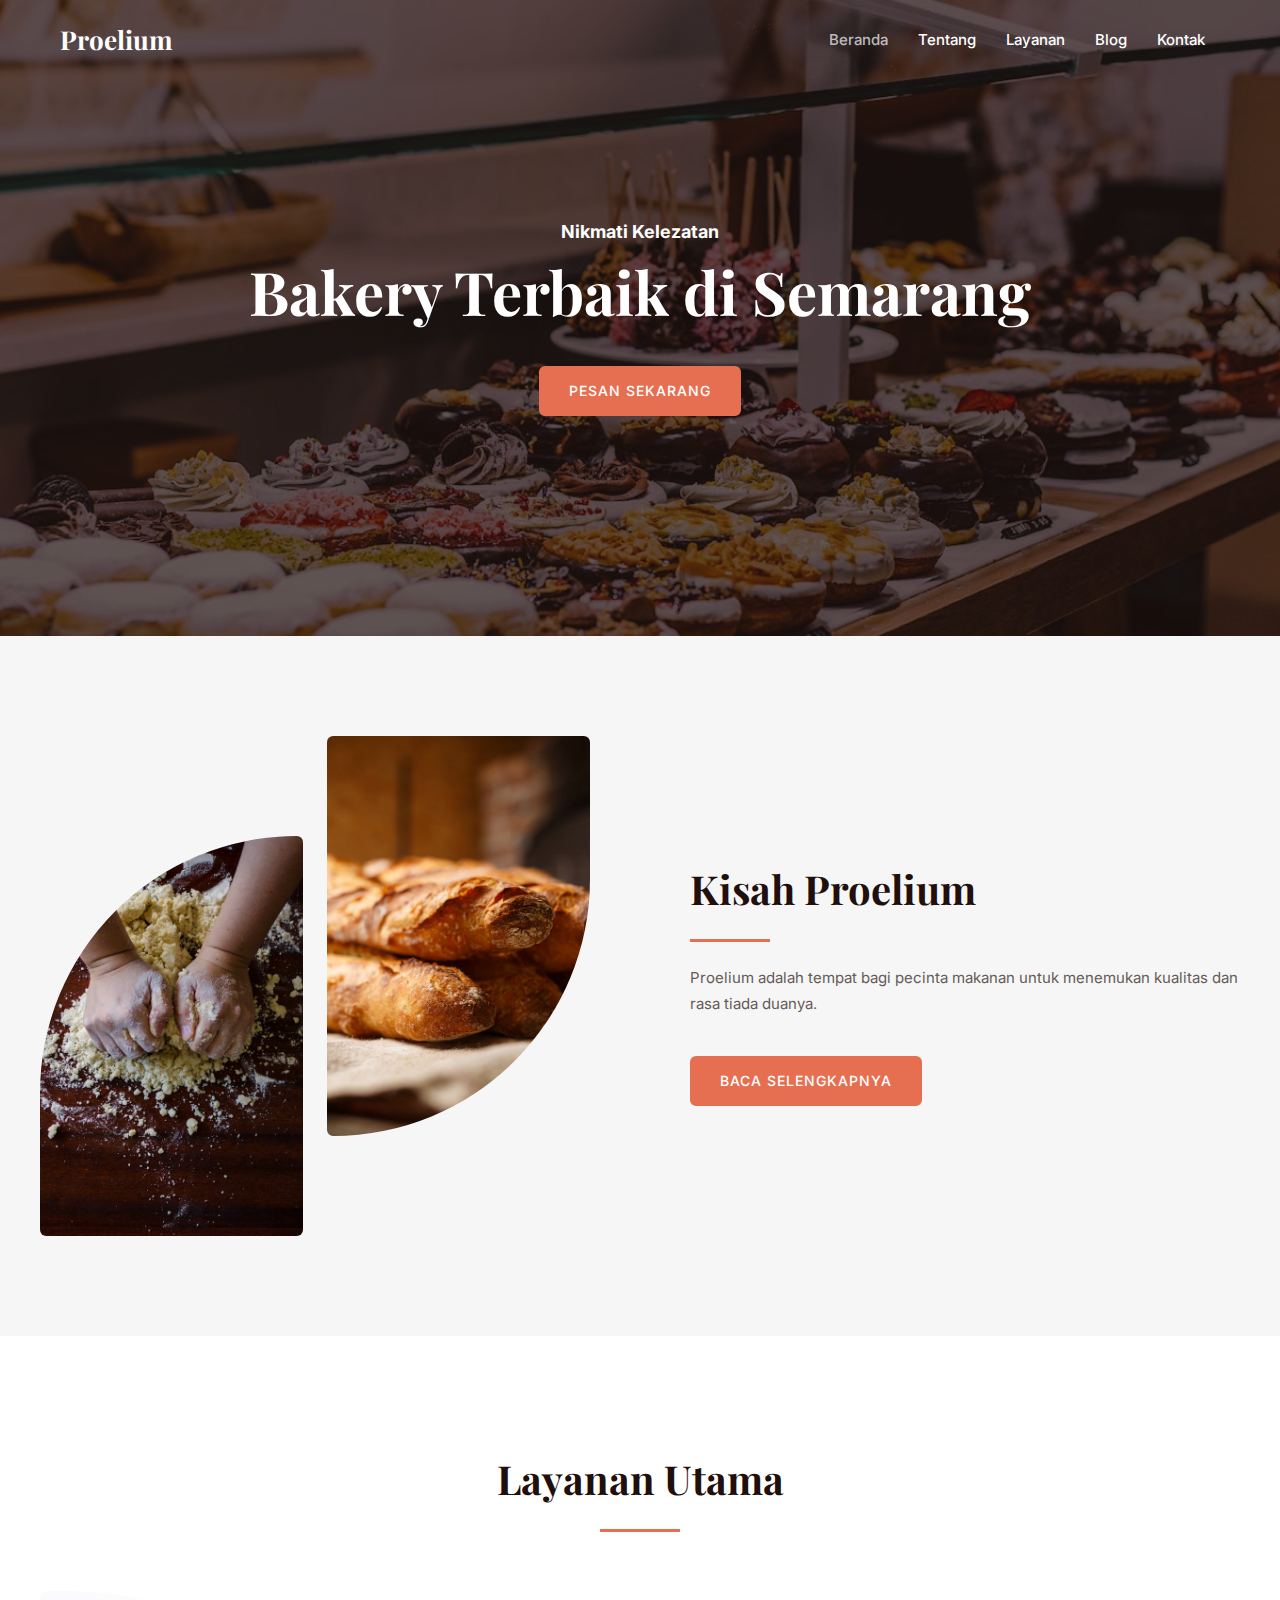
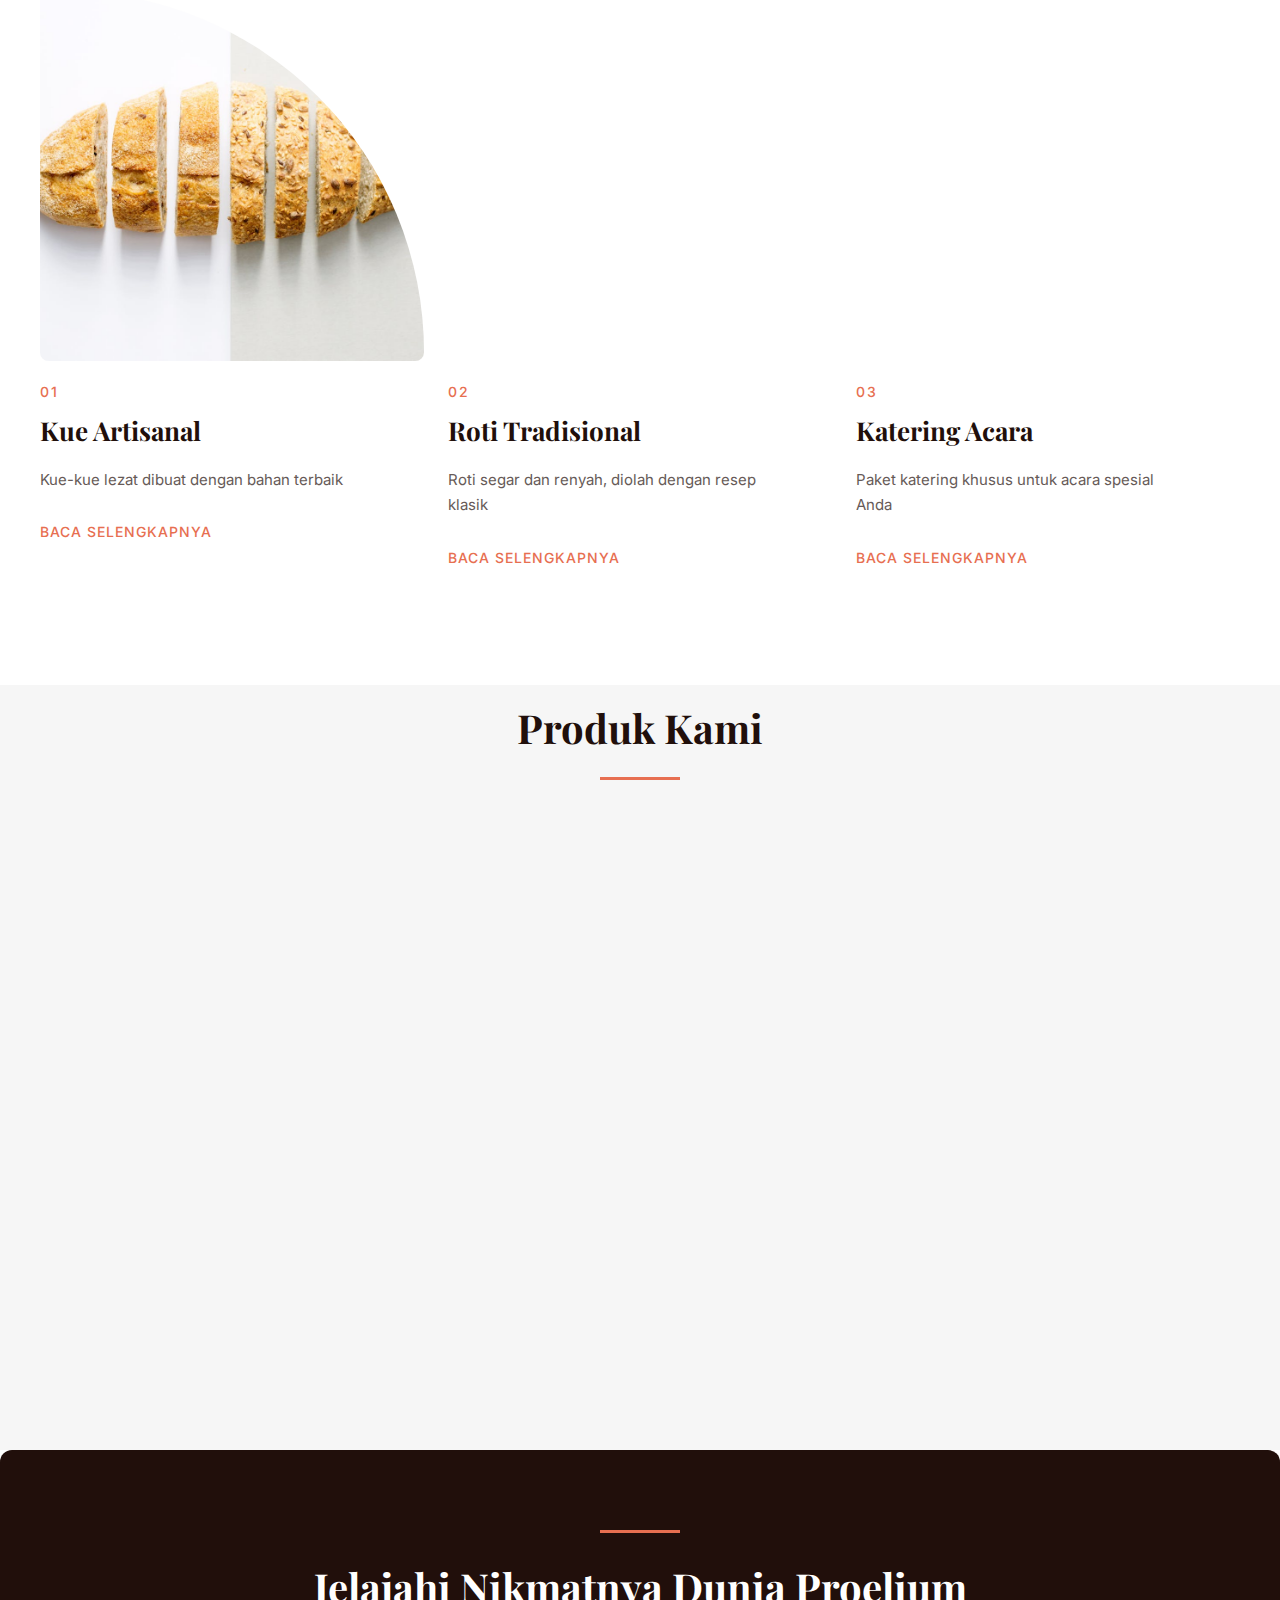
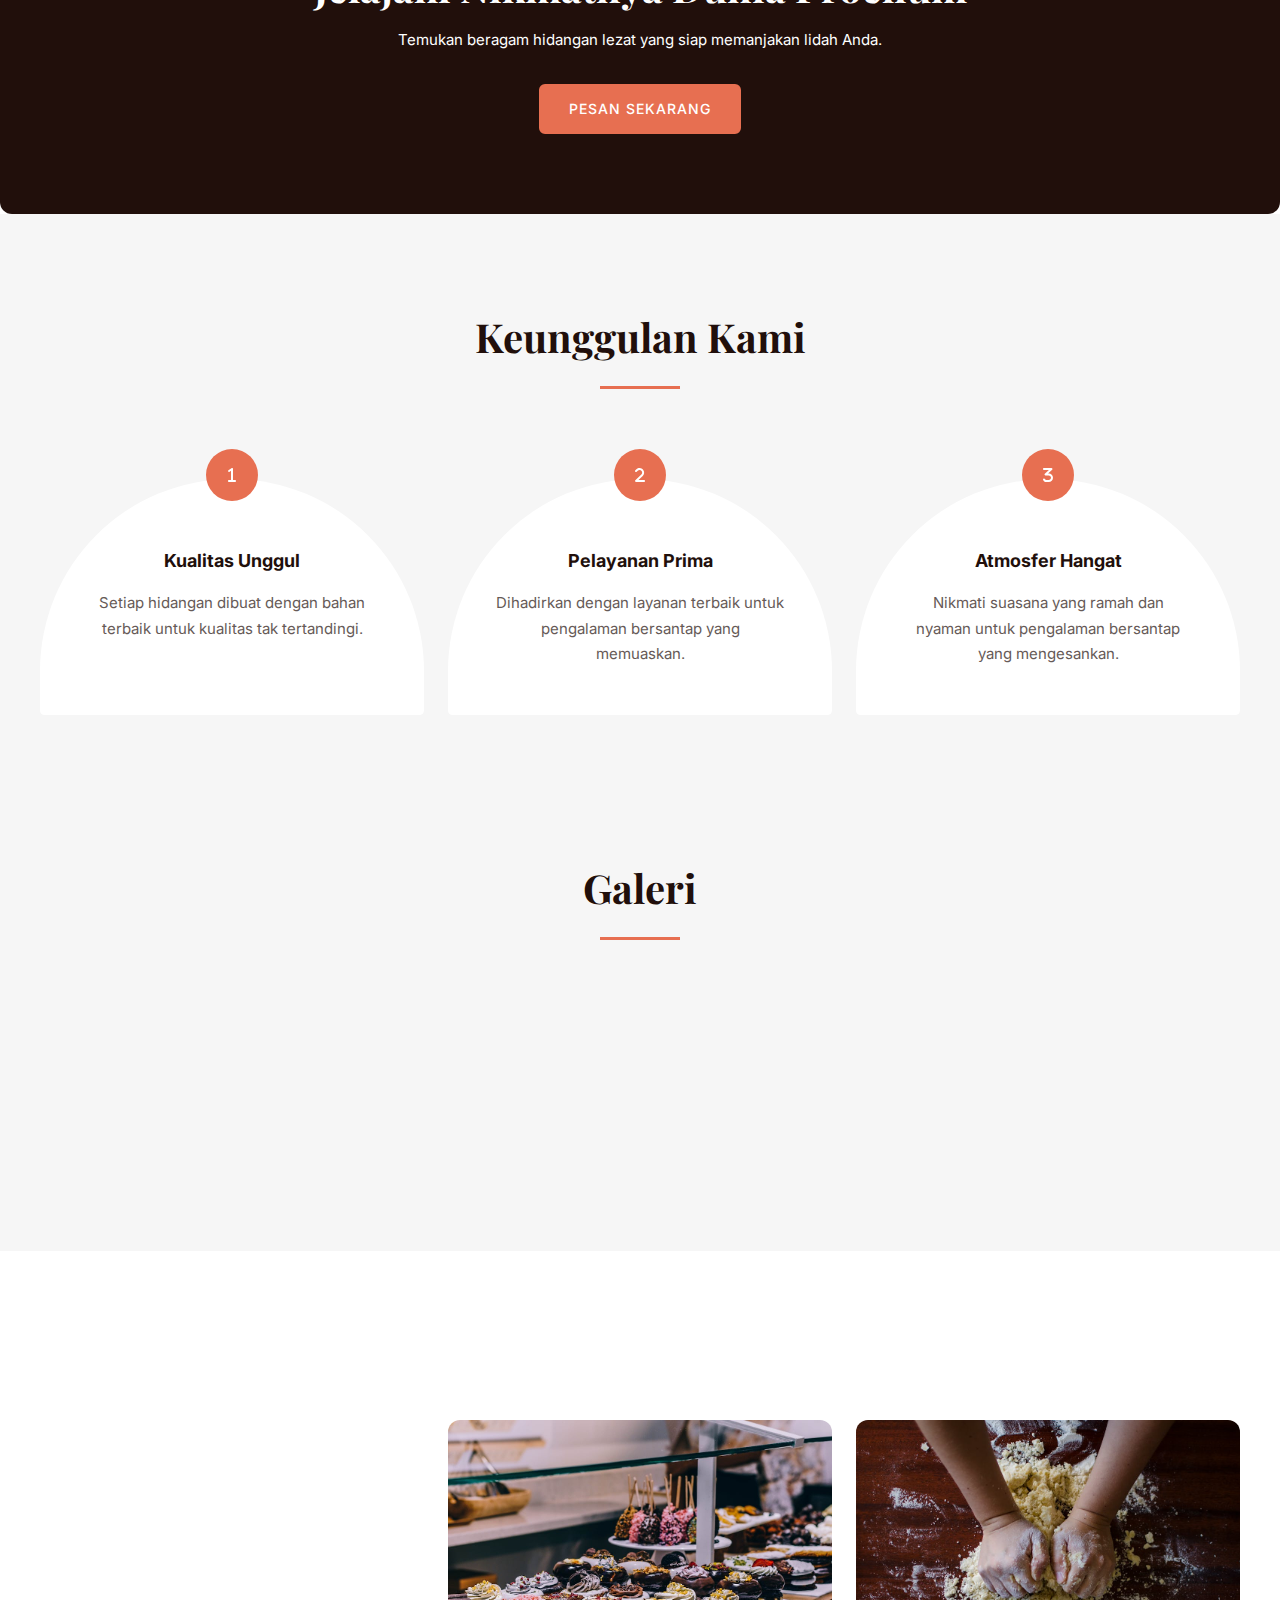
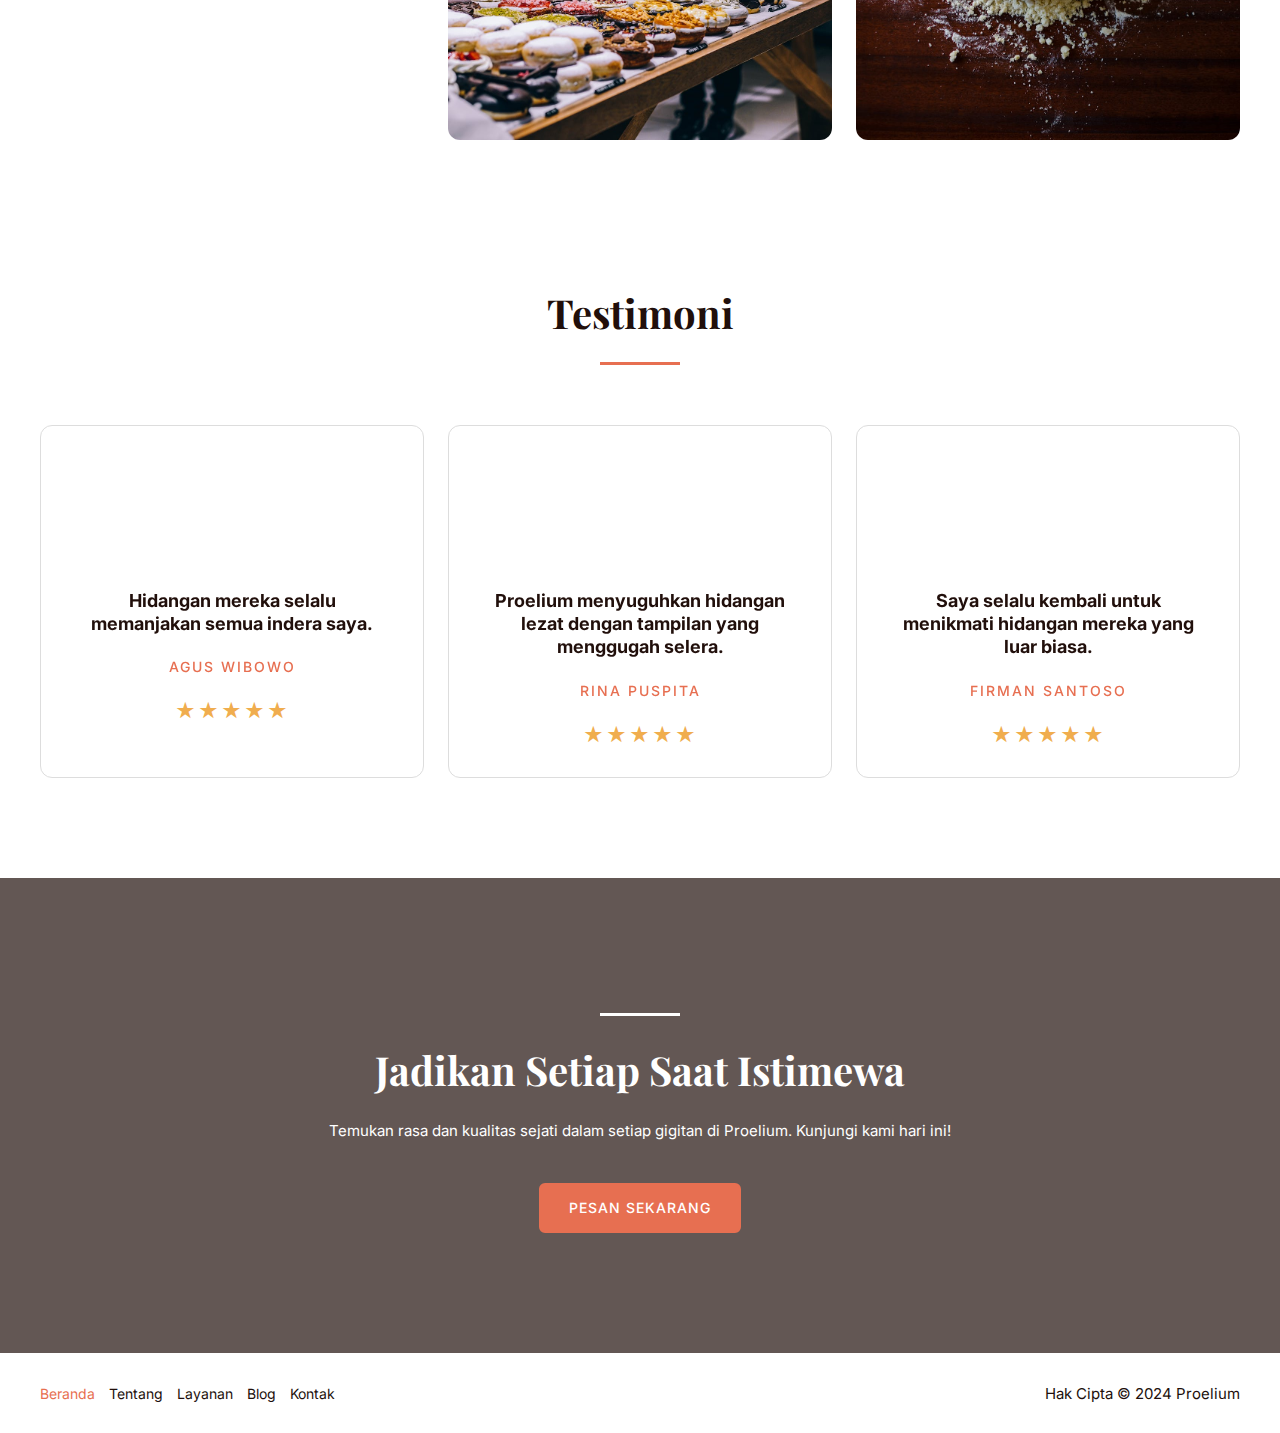
<file: index.html>
<!DOCTYPE html>
<html lang="id">
<head>
<meta charset="UTF-8">
<meta name="viewport" content="width=device-width, initial-scale=1">
	 <link rel="profile" href="https://gmpg.org/xfn/11"> 
	 <title>Proelium</title>
<meta name="robots" content="max-image-preview:large">
<link rel="dns-prefetch" href="//fonts.googleapis.com">
<link rel="alternate" type="application/rss+xml" title="Proelium &raquo; Feed" href="/feed/">
<link rel="alternate" type="application/rss+xml" title="Proelium &raquo; Umpan Komentar" href="/comments/feed/">
<script>
window._wpemojiSettings = {"baseUrl":"https:\/\/s.w.org\/images\/core\/emoji\/15.0.3\/72x72\/","ext":".png","svgUrl":"https:\/\/s.w.org\/images\/core\/emoji\/15.0.3\/svg\/","svgExt":".svg","source":{"concatemoji":"\/wp-includes\/js\/wp-emoji-release.min.js?ver=6.5.3"}};
/*! This file is auto-generated */
!function(i,n){var o,s,e;function c(e){try{var t={supportTests:e,timestamp:(new Date).valueOf()};sessionStorage.setItem(o,JSON.stringify(t))}catch(e){}}function p(e,t,n){e.clearRect(0,0,e.canvas.width,e.canvas.height),e.fillText(t,0,0);var t=new Uint32Array(e.getImageData(0,0,e.canvas.width,e.canvas.height).data),r=(e.clearRect(0,0,e.canvas.width,e.canvas.height),e.fillText(n,0,0),new Uint32Array(e.getImageData(0,0,e.canvas.width,e.canvas.height).data));return t.every(function(e,t){return e===r[t]})}function u(e,t,n){switch(t){case"flag":return n(e,"🏳️‍⚧️","🏳️​⚧️")?!1:!n(e,"🇺🇳","🇺​🇳")&&!n(e,"🏴󠁧󠁢󠁥󠁮󠁧󠁿","🏴​󠁧​󠁢​󠁥​󠁮​󠁧​󠁿");case"emoji":return!n(e,"🐦‍⬛","🐦​⬛")}return!1}function f(e,t,n){var r="undefined"!=typeof WorkerGlobalScope&&self instanceof WorkerGlobalScope?new OffscreenCanvas(300,150):i.createElement("canvas"),a=r.getContext("2d",{willReadFrequently:!0}),o=(a.textBaseline="top",a.font="600 32px Arial",{});return e.forEach(function(e){o[e]=t(a,e,n)}),o}function t(e){var t=i.createElement("script");t.src=e,t.defer=!0,i.head.appendChild(t)}"undefined"!=typeof Promise&&(o="wpEmojiSettingsSupports",s=["flag","emoji"],n.supports={everything:!0,everythingExceptFlag:!0},e=new Promise(function(e){i.addEventListener("DOMContentLoaded",e,{once:!0})}),new Promise(function(t){var n=function(){try{var e=JSON.parse(sessionStorage.getItem(o));if("object"==typeof e&&"number"==typeof e.timestamp&&(new Date).valueOf()<e.timestamp+604800&&"object"==typeof e.supportTests)return e.supportTests}catch(e){}return null}();if(!n){if("undefined"!=typeof Worker&&"undefined"!=typeof OffscreenCanvas&&"undefined"!=typeof URL&&URL.createObjectURL&&"undefined"!=typeof Blob)try{var e="postMessage("+f.toString()+"("+[JSON.stringify(s),u.toString(),p.toString()].join(",")+"));",r=new Blob([e],{type:"text/javascript"}),a=new Worker(URL.createObjectURL(r),{name:"wpTestEmojiSupports"});return void(a.onmessage=function(e){c(n=e.data),a.terminate(),t(n)})}catch(e){}c(n=f(s,u,p))}t(n)}).then(function(e){for(var t in e)n.supports[t]=e[t],n.supports.everything=n.supports.everything&&n.supports[t],"flag"!==t&&(n.supports.everythingExceptFlag=n.supports.everythingExceptFlag&&n.supports[t]);n.supports.everythingExceptFlag=n.supports.everythingExceptFlag&&!n.supports.flag,n.DOMReady=!1,n.readyCallback=function(){n.DOMReady=!0}}).then(function(){return e}).then(function(){var e;n.supports.everything||(n.readyCallback(),(e=n.source||{}).concatemoji?t(e.concatemoji):e.wpemoji&&e.twemoji&&(t(e.twemoji),t(e.wpemoji)))}))}((window,document),window._wpemojiSettings);
</script>
<link rel="stylesheet" id="astra-theme-css-css" href="/wp-content/themes/astra/assets/css/minified/main.min.css?ver=4.6.16" media="all">
<style id="astra-theme-css-inline-css">:root{--ast-post-nav-space:0;--ast-container-default-xlg-padding:2.5em;--ast-container-default-lg-padding:2.5em;--ast-container-default-slg-padding:2em;--ast-container-default-md-padding:2.5em;--ast-container-default-sm-padding:2.5em;--ast-container-default-xs-padding:2.4em;--ast-container-default-xxs-padding:1.8em;--ast-code-block-background:#ECEFF3;--ast-comment-inputs-background:#F9FAFB;--ast-normal-container-width:1200px;--ast-narrow-container-width:750px;--ast-blog-title-font-weight:600;--ast-blog-meta-weight:600;}html{font-size:93.75%;}a{color:var(--ast-global-color-0);}a:hover,a:focus{color:var(--ast-global-color-1);}body,button,input,select,textarea,.ast-button,.ast-custom-button{font-family:'Inter',sans-serif;font-weight:inherit;font-size:15px;font-size:1rem;line-height:var(--ast-body-line-height,1.7em);}blockquote{color:var(--ast-global-color-3);}h1,.entry-content h1,h2,.entry-content h2,h3,.entry-content h3,h4,.entry-content h4,h5,.entry-content h5,h6,.entry-content h6,.site-title,.site-title a{font-family:'Playfair Display',serif;font-weight:700;}.ast-site-identity .site-title a{color:var(--ast-global-color-2);}.site-title{font-size:26px;font-size:1.7333333333333rem;display:block;}.site-header .site-description{font-size:15px;font-size:1rem;display:none;}.entry-title{font-size:26px;font-size:1.7333333333333rem;}.ast-blog-single-element.ast-taxonomy-container a{font-size:14px;font-size:0.93333333333333rem;}.ast-blog-meta-container{font-size:13px;font-size:0.86666666666667rem;}.archive .ast-article-post .ast-article-inner,.blog .ast-article-post .ast-article-inner,.archive .ast-article-post .ast-article-inner:hover,.blog .ast-article-post .ast-article-inner:hover{overflow:hidden;}h1,.entry-content h1{font-size:60px;font-size:4rem;font-weight:700;font-family:'Playfair Display',serif;line-height:1.15em;}h2,.entry-content h2{font-size:40px;font-size:2.6666666666667rem;font-weight:700;font-family:'Playfair Display',serif;line-height:1.16em;}h3,.entry-content h3{font-size:26px;font-size:1.7333333333333rem;font-weight:700;font-family:'Playfair Display',serif;line-height:1.2em;}h4,.entry-content h4{font-size:24px;font-size:1.6rem;line-height:1.3em;font-weight:700;font-family:'Playfair Display',serif;}h5,.entry-content h5{font-size:18px;font-size:1.2rem;line-height:1.36em;font-weight:700;font-family:'Playfair Display',serif;}h6,.entry-content h6{font-size:14px;font-size:0.93333333333333rem;line-height:1em;font-weight:500;font-family:'Montserrat',sans-serif;letter-spacing:2px;}::selection{background-color:var(--ast-global-color-0);color:#000000;}body,h1,.entry-title a,.entry-content h1,h2,.entry-content h2,h3,.entry-content h3,h4,.entry-content h4,h5,.entry-content h5,h6,.entry-content h6{color:var(--ast-global-color-3);}.tagcloud a:hover,.tagcloud a:focus,.tagcloud a.current-item{color:#000000;border-color:var(--ast-global-color-0);background-color:var(--ast-global-color-0);}input:focus,input[type="text"]:focus,input[type="email"]:focus,input[type="url"]:focus,input[type="password"]:focus,input[type="reset"]:focus,input[type="search"]:focus,textarea:focus{border-color:var(--ast-global-color-0);}input[type="radio"]:checked,input[type=reset],input[type="checkbox"]:checked,input[type="checkbox"]:hover:checked,input[type="checkbox"]:focus:checked,input[type=range]::-webkit-slider-thumb{border-color:var(--ast-global-color-0);background-color:var(--ast-global-color-0);box-shadow:none;}.site-footer a:hover + .post-count,.site-footer a:focus + .post-count{background:var(--ast-global-color-0);border-color:var(--ast-global-color-0);}.single .nav-links .nav-previous,.single .nav-links .nav-next{color:var(--ast-global-color-0);}.entry-meta,.entry-meta *{line-height:1.45;color:var(--ast-global-color-0);font-weight:600;}.entry-meta a:not(.ast-button):hover,.entry-meta a:not(.ast-button):hover *,.entry-meta a:not(.ast-button):focus,.entry-meta a:not(.ast-button):focus *,.page-links > .page-link,.page-links .page-link:hover,.post-navigation a:hover{color:var(--ast-global-color-1);}#cat option,.secondary .calendar_wrap thead a,.secondary .calendar_wrap thead a:visited{color:var(--ast-global-color-0);}.secondary .calendar_wrap #today,.ast-progress-val span{background:var(--ast-global-color-0);}.secondary a:hover + .post-count,.secondary a:focus + .post-count{background:var(--ast-global-color-0);border-color:var(--ast-global-color-0);}.calendar_wrap #today > a{color:#000000;}.page-links .page-link,.single .post-navigation a{color:var(--ast-global-color-3);}.ast-search-menu-icon .search-form button.search-submit{padding:0 4px;}.ast-search-menu-icon form.search-form{padding-right:0;}.ast-search-menu-icon.slide-search input.search-field{width:0;}.ast-header-search .ast-search-menu-icon.ast-dropdown-active .search-form,.ast-header-search .ast-search-menu-icon.ast-dropdown-active .search-field:focus{transition:all 0.2s;}.search-form input.search-field:focus{outline:none;}.ast-search-menu-icon .search-form button.search-submit:focus,.ast-theme-transparent-header .ast-header-search .ast-dropdown-active .ast-icon,.ast-theme-transparent-header .ast-inline-search .search-field:focus .ast-icon{color:var(--ast-global-color-1);}.ast-header-search .slide-search .search-form{border:2px solid var(--ast-global-color-0);}.ast-header-search .slide-search .search-field{background-color:#fff;}.ast-archive-title{color:var(--ast-global-color-2);}.widget-title,.widget .wp-block-heading{font-size:21px;font-size:1.4rem;color:var(--ast-global-color-2);}.ast-single-post .entry-content a,.ast-comment-content a:not(.ast-comment-edit-reply-wrap a){text-decoration:underline;}.ast-single-post .elementor-button-wrapper .elementor-button,.ast-single-post .entry-content .uagb-tab a,.ast-single-post .entry-content .uagb-ifb-cta a,.ast-single-post .entry-content .uabb-module-content a,.ast-single-post .entry-content .uagb-post-grid a,.ast-single-post .entry-content .uagb-timeline a,.ast-single-post .entry-content .uagb-toc__wrap a,.ast-single-post .entry-content .uagb-taxomony-box a,.ast-single-post .entry-content .woocommerce a,.entry-content .wp-block-latest-posts > li > a,.ast-single-post .entry-content .wp-block-file__button,li.ast-post-filter-single,.ast-single-post .ast-comment-content .comment-reply-link,.ast-single-post .ast-comment-content .comment-edit-link{text-decoration:none;}.ast-search-menu-icon.slide-search a:focus-visible:focus-visible,.astra-search-icon:focus-visible,#close:focus-visible,a:focus-visible,.ast-menu-toggle:focus-visible,.site .skip-link:focus-visible,.wp-block-loginout input:focus-visible,.wp-block-search.wp-block-search__button-inside .wp-block-search__inside-wrapper,.ast-header-navigation-arrow:focus-visible,.woocommerce .wc-proceed-to-checkout > .checkout-button:focus-visible,.woocommerce .woocommerce-MyAccount-navigation ul li a:focus-visible,.ast-orders-table__row .ast-orders-table__cell:focus-visible,.woocommerce .woocommerce-order-details .order-again > .button:focus-visible,.woocommerce .woocommerce-message a.button.wc-forward:focus-visible,.woocommerce #minus_qty:focus-visible,.woocommerce #plus_qty:focus-visible,a#ast-apply-coupon:focus-visible,.woocommerce .woocommerce-info a:focus-visible,.woocommerce .astra-shop-summary-wrap a:focus-visible,.woocommerce a.wc-forward:focus-visible,#ast-apply-coupon:focus-visible,.woocommerce-js .woocommerce-mini-cart-item a.remove:focus-visible,#close:focus-visible,.button.search-submit:focus-visible,#search_submit:focus,.normal-search:focus-visible,.ast-header-account-wrap:focus-visible{outline-style:dotted;outline-color:inherit;outline-width:thin;}input:focus,input[type="text"]:focus,input[type="email"]:focus,input[type="url"]:focus,input[type="password"]:focus,input[type="reset"]:focus,input[type="search"]:focus,input[type="number"]:focus,textarea:focus,.wp-block-search__input:focus,[data-section="section-header-mobile-trigger"] .ast-button-wrap .ast-mobile-menu-trigger-minimal:focus,.ast-mobile-popup-drawer.active .menu-toggle-close:focus,.woocommerce-ordering select.orderby:focus,#ast-scroll-top:focus,#coupon_code:focus,.woocommerce-page #comment:focus,.woocommerce #reviews #respond input#submit:focus,.woocommerce a.add_to_cart_button:focus,.woocommerce .button.single_add_to_cart_button:focus,.woocommerce .woocommerce-cart-form button:focus,.woocommerce .woocommerce-cart-form__cart-item .quantity .qty:focus,.woocommerce .woocommerce-billing-fields .woocommerce-billing-fields__field-wrapper .woocommerce-input-wrapper > .input-text:focus,.woocommerce #order_comments:focus,.woocommerce #place_order:focus,.woocommerce .woocommerce-address-fields .woocommerce-address-fields__field-wrapper .woocommerce-input-wrapper > .input-text:focus,.woocommerce .woocommerce-MyAccount-content form button:focus,.woocommerce .woocommerce-MyAccount-content .woocommerce-EditAccountForm .woocommerce-form-row .woocommerce-Input.input-text:focus,.woocommerce .ast-woocommerce-container .woocommerce-pagination ul.page-numbers li a:focus,body #content .woocommerce form .form-row .select2-container--default .select2-selection--single:focus,#ast-coupon-code:focus,.woocommerce.woocommerce-js .quantity input[type=number]:focus,.woocommerce-js .woocommerce-mini-cart-item .quantity input[type=number]:focus,.woocommerce p#ast-coupon-trigger:focus{border-style:dotted;border-color:inherit;border-width:thin;}input{outline:none;}.ast-logo-title-inline .site-logo-img{padding-right:1em;}body .ast-oembed-container *{position:absolute;top:0;width:100%;height:100%;left:0;}body .wp-block-embed-pocket-casts .ast-oembed-container *{position:unset;}.ast-single-post-featured-section + article {margin-top: 2em;}.site-content .ast-single-post-featured-section img {width: 100%;overflow: hidden;object-fit: cover;}.ast-separate-container .site-content .ast-single-post-featured-section + article {margin-top: -80px;z-index: 9;position: relative;border-radius: 4px;}@media (min-width: 922px) {.ast-no-sidebar .site-content .ast-article-image-container--wide {margin-left: -120px;margin-right: -120px;max-width: unset;width: unset;}.ast-left-sidebar .site-content .ast-article-image-container--wide,.ast-right-sidebar .site-content .ast-article-image-container--wide {margin-left: -10px;margin-right: -10px;}.site-content .ast-article-image-container--full {margin-left: calc( -50vw + 50%);margin-right: calc( -50vw + 50%);max-width: 100vw;width: 100vw;}.ast-left-sidebar .site-content .ast-article-image-container--full,.ast-right-sidebar .site-content .ast-article-image-container--full {margin-left: -10px;margin-right: -10px;max-width: inherit;width: auto;}}.site > .ast-single-related-posts-container {margin-top: 0;}@media (min-width: 922px) {.ast-desktop .ast-container--narrow {max-width: var(--ast-narrow-container-width);margin: 0 auto;}}input[type="text"],input[type="number"],input[type="email"],input[type="url"],input[type="password"],input[type="search"],input[type=reset],input[type=tel],input[type=date],select,textarea{font-size:16px;font-style:normal;font-weight:400;line-height:24px;width:100%;padding:12px 16px;border-radius:4px;box-shadow:0px 1px 2px 0px rgba(0,0,0,0.05);color:var(--ast-form-input-text,#475569);}input[type="text"],input[type="number"],input[type="email"],input[type="url"],input[type="password"],input[type="search"],input[type=reset],input[type=tel],input[type=date],select{height:40px;}input[type="date"]{border-width:1px;border-style:solid;border-color:var(--ast-border-color);}input[type="text"]:focus,input[type="number"]:focus,input[type="email"]:focus,input[type="url"]:focus,input[type="password"]:focus,input[type="search"]:focus,input[type=reset]:focus,input[type="tel"]:focus,input[type="date"]:focus,select:focus,textarea:focus{border-color:#046BD2;box-shadow:none;outline:none;color:var(--ast-form-input-focus-text,#475569);}label,legend{color:#111827;font-size:14px;font-style:normal;font-weight:500;line-height:20px;}select{padding:6px 10px;}fieldset{padding:30px;border-radius:4px;}button,.ast-button,.button,input[type="button"],input[type="reset"],input[type="submit"]{border-radius:4px;box-shadow:0px 1px 2px 0px rgba(0,0,0,0.05);}:root{--ast-comment-inputs-background:#FFF;}::placeholder{color:var(--ast-form-field-color,#9CA3AF);}::-ms-input-placeholder{color:var(--ast-form-field-color,#9CA3AF);}@media (max-width:921.9px){#ast-desktop-header{display:none;}}@media (min-width:922px){#ast-mobile-header{display:none;}}.wp-block-buttons.aligncenter{justify-content:center;}@media (max-width:921px){.ast-theme-transparent-header #primary,.ast-theme-transparent-header #secondary{padding:0;}}@media (max-width:921px){.ast-plain-container.ast-no-sidebar #primary{padding:0;}}.ast-plain-container.ast-no-sidebar #primary{margin-top:0;margin-bottom:0;}@media (max-width:921px){.ast-separate-container #primary,.ast-narrow-container #primary{padding-top:0px;}}@media (max-width:544px){.ast-separate-container #primary,.ast-narrow-container #primary{padding-top:0px;}}@media (max-width:921px){.ast-separate-container #primary,.ast-narrow-container #primary{padding-bottom:0px;}}@media (max-width:544px){.ast-separate-container #primary,.ast-narrow-container #primary{padding-bottom:0px;}}.wp-block-button.is-style-outline .wp-block-button__link{border-color:var(--ast-global-color-0);border-top-width:2px;border-right-width:2px;border-bottom-width:2px;border-left-width:2px;}div.wp-block-button.is-style-outline > .wp-block-button__link:not(.has-text-color),div.wp-block-button.wp-block-button__link.is-style-outline:not(.has-text-color){color:var(--ast-global-color-0);}.wp-block-button.is-style-outline .wp-block-button__link:hover,.wp-block-buttons .wp-block-button.is-style-outline .wp-block-button__link:focus,.wp-block-buttons .wp-block-button.is-style-outline > .wp-block-button__link:not(.has-text-color):hover,.wp-block-buttons .wp-block-button.wp-block-button__link.is-style-outline:not(.has-text-color):hover{color:#ffffff;background-color:var(--ast-global-color-1);border-color:var(--ast-global-color-1);}.post-page-numbers.current .page-link,.ast-pagination .page-numbers.current{color:#000000;border-color:var(--ast-global-color-0);background-color:var(--ast-global-color-0);}.wp-block-button.is-style-outline .wp-block-button__link{border-top-width:2px;border-right-width:2px;border-bottom-width:2px;border-left-width:2px;}.wp-block-buttons .wp-block-button.is-style-outline .wp-block-button__link.wp-element-button,.ast-outline-button,.wp-block-uagb-buttons-child .uagb-buttons-repeater.ast-outline-button{border-color:var(--ast-global-color-0);border-top-width:2px;border-right-width:2px;border-bottom-width:2px;border-left-width:2px;font-family:'Montserrat',sans-serif;font-weight:500;font-size:14px;font-size:0.93333333333333rem;line-height:1em;text-transform:uppercase;letter-spacing:2px;padding-top:16px;padding-right:28px;padding-bottom:16px;padding-left:28px;border-top-left-radius:6px;border-top-right-radius:6px;border-bottom-right-radius:6px;border-bottom-left-radius:6px;}.wp-block-buttons .wp-block-button.is-style-outline > .wp-block-button__link:not(.has-text-color),.wp-block-buttons .wp-block-button.wp-block-button__link.is-style-outline:not(.has-text-color),.ast-outline-button{color:var(--ast-global-color-0);}.wp-block-button.is-style-outline .wp-block-button__link:hover,.wp-block-buttons .wp-block-button.is-style-outline .wp-block-button__link:focus,.wp-block-buttons .wp-block-button.is-style-outline > .wp-block-button__link:not(.has-text-color):hover,.wp-block-buttons .wp-block-button.wp-block-button__link.is-style-outline:not(.has-text-color):hover,.ast-outline-button:hover,.ast-outline-button:focus,.wp-block-uagb-buttons-child .uagb-buttons-repeater.ast-outline-button:hover,.wp-block-uagb-buttons-child .uagb-buttons-repeater.ast-outline-button:focus{color:#ffffff;background-color:var(--ast-global-color-1);border-color:var(--ast-global-color-1);}.ast-single-post .entry-content a.ast-outline-button,.ast-single-post .entry-content .is-style-outline>.wp-block-button__link{text-decoration:none;}.uagb-buttons-repeater.ast-outline-button{border-radius:9999px;}@media (max-width:921px){.wp-block-buttons .wp-block-button.is-style-outline .wp-block-button__link.wp-element-button,.ast-outline-button,.wp-block-uagb-buttons-child .uagb-buttons-repeater.ast-outline-button{font-size:14px;font-size:0.93333333333333rem;padding-top:14px;padding-right:24px;padding-bottom:14px;padding-left:24px;border-top-left-radius:6px;border-top-right-radius:6px;border-bottom-right-radius:6px;border-bottom-left-radius:6px;}}@media (max-width:544px){.wp-block-buttons .wp-block-button.is-style-outline .wp-block-button__link.wp-element-button,.ast-outline-button,.wp-block-uagb-buttons-child .uagb-buttons-repeater.ast-outline-button{font-size:14px;font-size:0.93333333333333rem;padding-top:14px;padding-right:22px;padding-bottom:14px;padding-left:22px;border-top-left-radius:6px;border-top-right-radius:6px;border-bottom-right-radius:6px;border-bottom-left-radius:6px;}}.entry-content[ast-blocks-layout] > figure{margin-bottom:1em;}h1.widget-title{font-weight:700;}h2.widget-title{font-weight:700;}h3.widget-title{font-weight:700;}#page{display:flex;flex-direction:column;min-height:100vh;}.ast-404-layout-1 h1.page-title{color:var(--ast-global-color-2);}.single .post-navigation a{line-height:1em;height:inherit;}.error-404 .page-sub-title{font-size:1.5rem;font-weight:inherit;}.search .site-content .content-area .search-form{margin-bottom:0;}#page .site-content{flex-grow:1;}.widget{margin-bottom:1.25em;}#secondary li{line-height:1.5em;}#secondary .wp-block-group h2{margin-bottom:0.7em;}#secondary h2{font-size:1.7rem;}.ast-separate-container .ast-article-post,.ast-separate-container .ast-article-single,.ast-separate-container .comment-respond{padding:3em;}.ast-separate-container .ast-article-single .ast-article-single{padding:0;}.ast-article-single .wp-block-post-template-is-layout-grid{padding-left:0;}.ast-separate-container .comments-title,.ast-narrow-container .comments-title{padding:1.5em 2em;}.ast-page-builder-template .comment-form-textarea,.ast-comment-formwrap .ast-grid-common-col{padding:0;}.ast-comment-formwrap{padding:0;display:inline-flex;column-gap:20px;width:100%;margin-left:0;margin-right:0;}.comments-area textarea#comment:focus,.comments-area textarea#comment:active,.comments-area .ast-comment-formwrap input[type="text"]:focus,.comments-area .ast-comment-formwrap input[type="text"]:active {box-shadow:none;outline:none;}.archive.ast-page-builder-template .entry-header{margin-top:2em;}.ast-page-builder-template .ast-comment-formwrap{width:100%;}.entry-title{margin-bottom:0.6em;}.ast-archive-description p{font-size:inherit;font-weight:inherit;line-height:inherit;}.ast-separate-container .ast-comment-list li.depth-1,.hentry{margin-bottom:1.5em;}.site-content section.ast-archive-description{margin-bottom:2em;}@media (min-width:921px){.ast-left-sidebar.ast-page-builder-template #secondary,.archive.ast-right-sidebar.ast-page-builder-template .site-main{padding-left:20px;padding-right:20px;}}@media (max-width:544px){.ast-comment-formwrap.ast-row{column-gap:10px;display:inline-block;}#ast-commentform .ast-grid-common-col{position:relative;width:100%;}}@media (min-width:1201px){.ast-separate-container .ast-article-post,.ast-separate-container .ast-article-single,.ast-separate-container .ast-author-box,.ast-separate-container .ast-404-layout-1,.ast-separate-container .no-results{padding:3em;}}@media (max-width:921px){.ast-separate-container #primary,.ast-separate-container #secondary{padding:1.5em 0;}#primary,#secondary{padding:1.5em 0;margin:0;}.ast-left-sidebar #content > .ast-container{display:flex;flex-direction:column-reverse;width:100%;}}@media (min-width:922px){.ast-separate-container.ast-right-sidebar #primary,.ast-separate-container.ast-left-sidebar #primary{border:0;}.search-no-results.ast-separate-container #primary{margin-bottom:4em;}}.wp-block-button .wp-block-button__link{color:#ffffff;}.wp-block-button .wp-block-button__link:hover,.wp-block-button .wp-block-button__link:focus{color:#ffffff;background-color:var(--ast-global-color-1);border-color:var(--ast-global-color-1);}.elementor-widget-heading h1.elementor-heading-title{line-height:1.15em;}.elementor-widget-heading h2.elementor-heading-title{line-height:1.16em;}.elementor-widget-heading h3.elementor-heading-title{line-height:1.2em;}.elementor-widget-heading h4.elementor-heading-title{line-height:1.3em;}.elementor-widget-heading h5.elementor-heading-title{line-height:1.36em;}.elementor-widget-heading h6.elementor-heading-title{line-height:1em;}.wp-block-button .wp-block-button__link,.wp-block-search .wp-block-search__button,body .wp-block-file .wp-block-file__button{border-style:solid;border-top-width:2px;border-right-width:2px;border-left-width:2px;border-bottom-width:2px;border-color:var(--ast-global-color-0);background-color:var(--ast-global-color-0);color:#ffffff;font-family:'Inter',sans-serif;font-weight:500;line-height:1em;text-transform:uppercase;letter-spacing:1px;font-size:14px;font-size:0.93333333333333rem;border-top-left-radius:6px;border-top-right-radius:6px;border-bottom-right-radius:6px;border-bottom-left-radius:6px;padding-top:16px;padding-right:28px;padding-bottom:16px;padding-left:28px;}.ast-single-post .entry-content .wp-block-button .wp-block-button__link,.ast-single-post .entry-content .wp-block-search .wp-block-search__button,body .entry-content .wp-block-file .wp-block-file__button{text-decoration:none;}@media (max-width:921px){.wp-block-button .wp-block-button__link,.wp-block-search .wp-block-search__button,body .wp-block-file .wp-block-file__button{font-size:14px;font-size:0.93333333333333rem;padding-top:14px;padding-right:24px;padding-bottom:14px;padding-left:24px;border-top-left-radius:6px;border-top-right-radius:6px;border-bottom-right-radius:6px;border-bottom-left-radius:6px;}}@media (max-width:544px){.wp-block-button .wp-block-button__link,.wp-block-search .wp-block-search__button,body .wp-block-file .wp-block-file__button{font-size:14px;font-size:0.93333333333333rem;padding-top:14px;padding-right:22px;padding-bottom:14px;padding-left:22px;border-top-left-radius:6px;border-top-right-radius:6px;border-bottom-right-radius:6px;border-bottom-left-radius:6px;}}.menu-toggle,button,.ast-button,.ast-custom-button,.button,input#submit,input[type="button"],input[type="submit"],input[type="reset"],#comments .submit,.search .search-submit,form[CLASS*="wp-block-search__"].wp-block-search .wp-block-search__inside-wrapper .wp-block-search__button,body .wp-block-file .wp-block-file__button,.search .search-submit,.woocommerce-js a.button,.woocommerce button.button,.woocommerce .woocommerce-message a.button,.woocommerce #respond input#submit.alt,.woocommerce input.button.alt,.woocommerce input.button,.woocommerce input.button:disabled,.woocommerce input.button:disabled[disabled],.woocommerce input.button:disabled:hover,.woocommerce input.button:disabled[disabled]:hover,.woocommerce #respond input#submit,.woocommerce button.button.alt.disabled,.wc-block-grid__products .wc-block-grid__product .wp-block-button__link,.wc-block-grid__product-onsale,[CLASS*="wc-block"] button,.woocommerce-js .astra-cart-drawer .astra-cart-drawer-content .woocommerce-mini-cart__buttons .button:not(.checkout):not(.ast-continue-shopping),.woocommerce-js .astra-cart-drawer .astra-cart-drawer-content .woocommerce-mini-cart__buttons a.checkout,.woocommerce button.button.alt.disabled.wc-variation-selection-needed,[CLASS*="wc-block"] .wc-block-components-button{border-style:solid;border-top-width:2px;border-right-width:2px;border-left-width:2px;border-bottom-width:2px;color:#ffffff;border-color:var(--ast-global-color-0);background-color:var(--ast-global-color-0);padding-top:16px;padding-right:28px;padding-bottom:16px;padding-left:28px;font-family:'Inter',sans-serif;font-weight:500;font-size:14px;font-size:0.93333333333333rem;line-height:1em;text-transform:uppercase;letter-spacing:1px;border-top-left-radius:6px;border-top-right-radius:6px;border-bottom-right-radius:6px;border-bottom-left-radius:6px;}button:focus,.menu-toggle:hover,button:hover,.ast-button:hover,.ast-custom-button:hover .button:hover,.ast-custom-button:hover ,input[type=reset]:hover,input[type=reset]:focus,input#submit:hover,input#submit:focus,input[type="button"]:hover,input[type="button"]:focus,input[type="submit"]:hover,input[type="submit"]:focus,form[CLASS*="wp-block-search__"].wp-block-search .wp-block-search__inside-wrapper .wp-block-search__button:hover,form[CLASS*="wp-block-search__"].wp-block-search .wp-block-search__inside-wrapper .wp-block-search__button:focus,body .wp-block-file .wp-block-file__button:hover,body .wp-block-file .wp-block-file__button:focus,.woocommerce-js a.button:hover,.woocommerce button.button:hover,.woocommerce .woocommerce-message a.button:hover,.woocommerce #respond input#submit:hover,.woocommerce #respond input#submit.alt:hover,.woocommerce input.button.alt:hover,.woocommerce input.button:hover,.woocommerce button.button.alt.disabled:hover,.wc-block-grid__products .wc-block-grid__product .wp-block-button__link:hover,[CLASS*="wc-block"] button:hover,.woocommerce-js .astra-cart-drawer .astra-cart-drawer-content .woocommerce-mini-cart__buttons .button:not(.checkout):not(.ast-continue-shopping):hover,.woocommerce-js .astra-cart-drawer .astra-cart-drawer-content .woocommerce-mini-cart__buttons a.checkout:hover,.woocommerce button.button.alt.disabled.wc-variation-selection-needed:hover,[CLASS*="wc-block"] .wc-block-components-button:hover,[CLASS*="wc-block"] .wc-block-components-button:focus{color:#ffffff;background-color:var(--ast-global-color-1);border-color:var(--ast-global-color-1);}form[CLASS*="wp-block-search__"].wp-block-search .wp-block-search__inside-wrapper .wp-block-search__button.has-icon{padding-top:calc(16px - 3px);padding-right:calc(28px - 3px);padding-bottom:calc(16px - 3px);padding-left:calc(28px - 3px);}@media (max-width:921px){.menu-toggle,button,.ast-button,.ast-custom-button,.button,input#submit,input[type="button"],input[type="submit"],input[type="reset"],#comments .submit,.search .search-submit,form[CLASS*="wp-block-search__"].wp-block-search .wp-block-search__inside-wrapper .wp-block-search__button,body .wp-block-file .wp-block-file__button,.search .search-submit,.woocommerce-js a.button,.woocommerce button.button,.woocommerce .woocommerce-message a.button,.woocommerce #respond input#submit.alt,.woocommerce input.button.alt,.woocommerce input.button,.woocommerce input.button:disabled,.woocommerce input.button:disabled[disabled],.woocommerce input.button:disabled:hover,.woocommerce input.button:disabled[disabled]:hover,.woocommerce #respond input#submit,.woocommerce button.button.alt.disabled,.wc-block-grid__products .wc-block-grid__product .wp-block-button__link,.wc-block-grid__product-onsale,[CLASS*="wc-block"] button,.woocommerce-js .astra-cart-drawer .astra-cart-drawer-content .woocommerce-mini-cart__buttons .button:not(.checkout):not(.ast-continue-shopping),.woocommerce-js .astra-cart-drawer .astra-cart-drawer-content .woocommerce-mini-cart__buttons a.checkout,.woocommerce button.button.alt.disabled.wc-variation-selection-needed,[CLASS*="wc-block"] .wc-block-components-button{padding-top:14px;padding-right:24px;padding-bottom:14px;padding-left:24px;font-size:14px;font-size:0.93333333333333rem;border-top-left-radius:6px;border-top-right-radius:6px;border-bottom-right-radius:6px;border-bottom-left-radius:6px;}}@media (max-width:544px){.menu-toggle,button,.ast-button,.ast-custom-button,.button,input#submit,input[type="button"],input[type="submit"],input[type="reset"],#comments .submit,.search .search-submit,form[CLASS*="wp-block-search__"].wp-block-search .wp-block-search__inside-wrapper .wp-block-search__button,body .wp-block-file .wp-block-file__button,.search .search-submit,.woocommerce-js a.button,.woocommerce button.button,.woocommerce .woocommerce-message a.button,.woocommerce #respond input#submit.alt,.woocommerce input.button.alt,.woocommerce input.button,.woocommerce input.button:disabled,.woocommerce input.button:disabled[disabled],.woocommerce input.button:disabled:hover,.woocommerce input.button:disabled[disabled]:hover,.woocommerce #respond input#submit,.woocommerce button.button.alt.disabled,.wc-block-grid__products .wc-block-grid__product .wp-block-button__link,.wc-block-grid__product-onsale,[CLASS*="wc-block"] button,.woocommerce-js .astra-cart-drawer .astra-cart-drawer-content .woocommerce-mini-cart__buttons .button:not(.checkout):not(.ast-continue-shopping),.woocommerce-js .astra-cart-drawer .astra-cart-drawer-content .woocommerce-mini-cart__buttons a.checkout,.woocommerce button.button.alt.disabled.wc-variation-selection-needed,[CLASS*="wc-block"] .wc-block-components-button{padding-top:14px;padding-right:22px;padding-bottom:14px;padding-left:22px;font-size:14px;font-size:0.93333333333333rem;border-top-left-radius:6px;border-top-right-radius:6px;border-bottom-right-radius:6px;border-bottom-left-radius:6px;}}@media (max-width:921px){.menu-toggle,button,.ast-button,.button,input#submit,input[type="button"],input[type="submit"],input[type="reset"]{font-size:14px;font-size:0.93333333333333rem;}.ast-mobile-header-stack .main-header-bar .ast-search-menu-icon{display:inline-block;}.ast-header-break-point.ast-header-custom-item-outside .ast-mobile-header-stack .main-header-bar .ast-search-icon{margin:0;}.ast-comment-avatar-wrap img{max-width:2.5em;}.ast-comment-meta{padding:0 1.8888em 1.3333em;}}@media (min-width:544px){.ast-container{max-width:100%;}}@media (max-width:544px){.ast-separate-container .ast-article-post,.ast-separate-container .ast-article-single,.ast-separate-container .comments-title,.ast-separate-container .ast-archive-description{padding:1.5em 1em;}.ast-separate-container #content .ast-container{padding-left:0.54em;padding-right:0.54em;}.ast-separate-container .ast-comment-list .bypostauthor{padding:.5em;}.ast-search-menu-icon.ast-dropdown-active .search-field{width:170px;}.menu-toggle,button,.ast-button,.button,input#submit,input[type="button"],input[type="submit"],input[type="reset"]{font-size:14px;font-size:0.93333333333333rem;}}.ast-separate-container{background-color:var(--ast-global-color-4);;background-image:none;;}@media (max-width:921px){.widget-title{font-size:20px;font-size:1.4285714285714rem;}body,button,input,select,textarea,.ast-button,.ast-custom-button{font-size:14px;font-size:0.93333333333333rem;}#secondary,#secondary button,#secondary input,#secondary select,#secondary textarea{font-size:14px;font-size:0.93333333333333rem;}.site-title{font-size:20px;font-size:1.3333333333333rem;display:block;}.site-header .site-description{display:none;}.entry-title{font-size:24px;font-size:1.6rem;}h1,.entry-content h1{font-size:48px;}h2,.entry-content h2{font-size:30px;}h3,.entry-content h3{font-size:24px;}h4,.entry-content h4{font-size:20px;font-size:1.3333333333333rem;}h5,.entry-content h5{font-size:16px;font-size:1.0666666666667rem;}h6,.entry-content h6{font-size:14px;font-size:0.93333333333333rem;}}@media (max-width:544px){.widget-title{font-size:20px;font-size:1.4285714285714rem;}body,button,input,select,textarea,.ast-button,.ast-custom-button{font-size:14px;font-size:0.93333333333333rem;}#secondary,#secondary button,#secondary input,#secondary select,#secondary textarea{font-size:14px;font-size:0.93333333333333rem;}.site-title{font-size:18px;font-size:1.2rem;display:block;}.site-header .site-description{display:none;}.entry-title{font-size:24px;font-size:1.6rem;}h1,.entry-content h1{font-size:38px;}h2,.entry-content h2{font-size:30px;}h3,.entry-content h3{font-size:24px;}h4,.entry-content h4{font-size:20px;font-size:1.3333333333333rem;}h5,.entry-content h5{font-size:16px;font-size:1.0666666666667rem;}h6,.entry-content h6{font-size:14px;font-size:0.93333333333333rem;}}@media (max-width:544px){html{font-size:93.75%;}}@media (min-width:922px){.ast-container{max-width:1240px;}}@media (min-width:922px){.site-content .ast-container{display:flex;}}@media (max-width:921px){.site-content .ast-container{flex-direction:column;}}.entry-content h1,.entry-content h2,.entry-content h3,.entry-content h4,.entry-content h5,.entry-content h6{clear:none;}@media (min-width:922px){.main-header-menu .sub-menu .menu-item.ast-left-align-sub-menu:hover > .sub-menu,.main-header-menu .sub-menu .menu-item.ast-left-align-sub-menu.focus > .sub-menu{margin-left:-0px;}}.ast-theme-transparent-header [data-section="section-header-mobile-trigger"] .ast-button-wrap .mobile-menu-toggle-icon .ast-mobile-svg{fill:#ffffff;}.ast-theme-transparent-header [data-section="section-header-mobile-trigger"] .ast-button-wrap .mobile-menu-wrap .mobile-menu{color:#ffffff;}.ast-theme-transparent-header [data-section="section-header-mobile-trigger"] .ast-button-wrap .ast-mobile-menu-trigger-outline{background:transparent;color:#ffffff;border-color:#ffffff;}.entry-content li > p{margin-bottom:0;}.site .comments-area{padding-top:2em;padding-bottom:2em;margin-top:2em;}.wp-block-file {display: flex;align-items: center;flex-wrap: wrap;justify-content: space-between;}.wp-block-pullquote {border: none;}.wp-block-pullquote blockquote::before {content: "\201D";font-family: "Helvetica",sans-serif;display: flex;transform: rotate( 180deg );font-size: 6rem;font-style: normal;line-height: 1;font-weight: bold;align-items: center;justify-content: center;}.has-text-align-right > blockquote::before {justify-content: flex-start;}.has-text-align-left > blockquote::before {justify-content: flex-end;}figure.wp-block-pullquote.is-style-solid-color blockquote {max-width: 100%;text-align: inherit;}html body {--wp--custom--ast-default-block-top-padding: 100px;--wp--custom--ast-default-block-right-padding: 80px;--wp--custom--ast-default-block-bottom-padding: 100px;--wp--custom--ast-default-block-left-padding: 80px;--wp--custom--ast-container-width: 1200px;--wp--custom--ast-content-width-size: 1200px;--wp--custom--ast-wide-width-size: calc(1200px + var(--wp--custom--ast-default-block-left-padding) + var(--wp--custom--ast-default-block-right-padding));}.ast-narrow-container {--wp--custom--ast-content-width-size: 750px;--wp--custom--ast-wide-width-size: 750px;}@media(max-width: 921px) {html body {--wp--custom--ast-default-block-top-padding: 50px;--wp--custom--ast-default-block-right-padding: 50px;--wp--custom--ast-default-block-bottom-padding: 50px;--wp--custom--ast-default-block-left-padding: 50px;}}@media(max-width: 544px) {html body {--wp--custom--ast-default-block-top-padding: 50px;--wp--custom--ast-default-block-right-padding: 30px;--wp--custom--ast-default-block-bottom-padding: 50px;--wp--custom--ast-default-block-left-padding: 30px;}}.entry-content > .wp-block-group,.entry-content > .wp-block-cover,.entry-content > .wp-block-columns {padding-top: var(--wp--custom--ast-default-block-top-padding);padding-right: var(--wp--custom--ast-default-block-right-padding);padding-bottom: var(--wp--custom--ast-default-block-bottom-padding);padding-left: var(--wp--custom--ast-default-block-left-padding);}.ast-plain-container.ast-no-sidebar .entry-content > .alignfull,.ast-page-builder-template .ast-no-sidebar .entry-content > .alignfull {margin-left: calc( -50vw + 50%);margin-right: calc( -50vw + 50%);max-width: 100vw;width: 100vw;}.ast-plain-container.ast-no-sidebar .entry-content .alignfull .alignfull,.ast-page-builder-template.ast-no-sidebar .entry-content .alignfull .alignfull,.ast-plain-container.ast-no-sidebar .entry-content .alignfull .alignwide,.ast-page-builder-template.ast-no-sidebar .entry-content .alignfull .alignwide,.ast-plain-container.ast-no-sidebar .entry-content .alignwide .alignfull,.ast-page-builder-template.ast-no-sidebar .entry-content .alignwide .alignfull,.ast-plain-container.ast-no-sidebar .entry-content .alignwide .alignwide,.ast-page-builder-template.ast-no-sidebar .entry-content .alignwide .alignwide,.ast-plain-container.ast-no-sidebar .entry-content .wp-block-column .alignfull,.ast-page-builder-template.ast-no-sidebar .entry-content .wp-block-column .alignfull,.ast-plain-container.ast-no-sidebar .entry-content .wp-block-column .alignwide,.ast-page-builder-template.ast-no-sidebar .entry-content .wp-block-column .alignwide {margin-left: auto;margin-right: auto;width: 100%;}[ast-blocks-layout] .wp-block-separator:not(.is-style-dots) {height: 0;}[ast-blocks-layout] .wp-block-separator {margin: 20px auto;}[ast-blocks-layout] .wp-block-separator:not(.is-style-wide):not(.is-style-dots) {max-width: 100px;}[ast-blocks-layout] .wp-block-separator.has-background {padding: 0;}.entry-content[ast-blocks-layout] > * {max-width: var(--wp--custom--ast-content-width-size);margin-left: auto;margin-right: auto;}.entry-content[ast-blocks-layout] > .alignwide {max-width: var(--wp--custom--ast-wide-width-size);}.entry-content[ast-blocks-layout] .alignfull {max-width: none;}.entry-content .wp-block-columns {margin-bottom: 0;}blockquote {margin: 1.5em;border-color: rgba(0,0,0,0.05);}.wp-block-quote:not(.has-text-align-right):not(.has-text-align-center) {border-left: 5px solid rgba(0,0,0,0.05);}.has-text-align-right > blockquote,blockquote.has-text-align-right {border-right: 5px solid rgba(0,0,0,0.05);}.has-text-align-left > blockquote,blockquote.has-text-align-left {border-left: 5px solid rgba(0,0,0,0.05);}.wp-block-site-tagline,.wp-block-latest-posts .read-more {margin-top: 15px;}.wp-block-loginout p label {display: block;}.wp-block-loginout p:not(.login-remember):not(.login-submit) input {width: 100%;}.wp-block-loginout input:focus {border-color: transparent;}.wp-block-loginout input:focus {outline: thin dotted;}.entry-content .wp-block-media-text .wp-block-media-text__content {padding: 0 0 0 8%;}.entry-content .wp-block-media-text.has-media-on-the-right .wp-block-media-text__content {padding: 0 8% 0 0;}.entry-content .wp-block-media-text.has-background .wp-block-media-text__content {padding: 8%;}.entry-content .wp-block-cover:not([class*="background-color"]) .wp-block-cover__inner-container,.entry-content .wp-block-cover:not([class*="background-color"]) .wp-block-cover-image-text,.entry-content .wp-block-cover:not([class*="background-color"]) .wp-block-cover-text,.entry-content .wp-block-cover-image:not([class*="background-color"]) .wp-block-cover__inner-container,.entry-content .wp-block-cover-image:not([class*="background-color"]) .wp-block-cover-image-text,.entry-content .wp-block-cover-image:not([class*="background-color"]) .wp-block-cover-text {color: var(--ast-global-color-5);}.wp-block-loginout .login-remember input {width: 1.1rem;height: 1.1rem;margin: 0 5px 4px 0;vertical-align: middle;}.wp-block-latest-posts > li > *:first-child,.wp-block-latest-posts:not(.is-grid) > li:first-child {margin-top: 0;}.wp-block-search__inside-wrapper .wp-block-search__input {padding: 0 10px;color: var(--ast-global-color-3);background: var(--ast-global-color-5);border-color: var(--ast-border-color);}.wp-block-latest-posts .read-more {margin-bottom: 1.5em;}.wp-block-search__no-button .wp-block-search__inside-wrapper .wp-block-search__input {padding-top: 5px;padding-bottom: 5px;}.wp-block-latest-posts .wp-block-latest-posts__post-date,.wp-block-latest-posts .wp-block-latest-posts__post-author {font-size: 1rem;}.wp-block-latest-posts > li > *,.wp-block-latest-posts:not(.is-grid) > li {margin-top: 12px;margin-bottom: 12px;}.ast-page-builder-template .entry-content[ast-blocks-layout] > *,.ast-page-builder-template .entry-content[ast-blocks-layout] > .alignfull > * {max-width: none;}.ast-page-builder-template .entry-content[ast-blocks-layout] > .alignwide > * {max-width: var(--wp--custom--ast-wide-width-size);}.ast-page-builder-template .entry-content[ast-blocks-layout] > .inherit-container-width > *,.ast-page-builder-template .entry-content[ast-blocks-layout] > * > *,.entry-content[ast-blocks-layout] > .wp-block-cover .wp-block-cover__inner-container {max-width: var(--wp--custom--ast-content-width-size);margin-left: auto;margin-right: auto;}.entry-content[ast-blocks-layout] .wp-block-cover:not(.alignleft):not(.alignright) {width: auto;}@media(max-width: 1200px) {.ast-separate-container .entry-content > .alignfull,.ast-separate-container .entry-content[ast-blocks-layout] > .alignwide,.ast-plain-container .entry-content[ast-blocks-layout] > .alignwide,.ast-plain-container .entry-content .alignfull {margin-left: calc(-1 * min(var(--ast-container-default-xlg-padding),20px)) ;margin-right: calc(-1 * min(var(--ast-container-default-xlg-padding),20px));}}@media(min-width: 1201px) {.ast-separate-container .entry-content > .alignfull {margin-left: calc(-1 * var(--ast-container-default-xlg-padding) );margin-right: calc(-1 * var(--ast-container-default-xlg-padding) );}.ast-separate-container .entry-content[ast-blocks-layout] > .alignwide,.ast-plain-container .entry-content[ast-blocks-layout] > .alignwide {margin-left: calc(-1 * var(--wp--custom--ast-default-block-left-padding) );margin-right: calc(-1 * var(--wp--custom--ast-default-block-right-padding) );}}@media(min-width: 921px) {.ast-separate-container .entry-content .wp-block-group.alignwide:not(.inherit-container-width) > :where(:not(.alignleft):not(.alignright)),.ast-plain-container .entry-content .wp-block-group.alignwide:not(.inherit-container-width) > :where(:not(.alignleft):not(.alignright)) {max-width: calc( var(--wp--custom--ast-content-width-size) + 80px );}.ast-plain-container.ast-right-sidebar .entry-content[ast-blocks-layout] .alignfull,.ast-plain-container.ast-left-sidebar .entry-content[ast-blocks-layout] .alignfull {margin-left: -60px;margin-right: -60px;}}@media(min-width: 544px) {.entry-content > .alignleft {margin-right: 20px;}.entry-content > .alignright {margin-left: 20px;}}@media (max-width:544px){.wp-block-columns .wp-block-column:not(:last-child){margin-bottom:20px;}.wp-block-latest-posts{margin:0;}}@media( max-width: 600px ) {.entry-content .wp-block-media-text .wp-block-media-text__content,.entry-content .wp-block-media-text.has-media-on-the-right .wp-block-media-text__content {padding: 8% 0 0;}.entry-content .wp-block-media-text.has-background .wp-block-media-text__content {padding: 8%;}}.ast-narrow-container .site-content .wp-block-uagb-image--align-full .wp-block-uagb-image__figure {max-width: 100%;margin-left: auto;margin-right: auto;}.entry-content ul,.entry-content ol {padding: revert;margin: revert;padding-left: 20px;}:root .has-ast-global-color-0-color{color:var(--ast-global-color-0);}:root .has-ast-global-color-0-background-color{background-color:var(--ast-global-color-0);}:root .wp-block-button .has-ast-global-color-0-color{color:var(--ast-global-color-0);}:root .wp-block-button .has-ast-global-color-0-background-color{background-color:var(--ast-global-color-0);}:root .has-ast-global-color-1-color{color:var(--ast-global-color-1);}:root .has-ast-global-color-1-background-color{background-color:var(--ast-global-color-1);}:root .wp-block-button .has-ast-global-color-1-color{color:var(--ast-global-color-1);}:root .wp-block-button .has-ast-global-color-1-background-color{background-color:var(--ast-global-color-1);}:root .has-ast-global-color-2-color{color:var(--ast-global-color-2);}:root .has-ast-global-color-2-background-color{background-color:var(--ast-global-color-2);}:root .wp-block-button .has-ast-global-color-2-color{color:var(--ast-global-color-2);}:root .wp-block-button .has-ast-global-color-2-background-color{background-color:var(--ast-global-color-2);}:root .has-ast-global-color-3-color{color:var(--ast-global-color-3);}:root .has-ast-global-color-3-background-color{background-color:var(--ast-global-color-3);}:root .wp-block-button .has-ast-global-color-3-color{color:var(--ast-global-color-3);}:root .wp-block-button .has-ast-global-color-3-background-color{background-color:var(--ast-global-color-3);}:root .has-ast-global-color-4-color{color:var(--ast-global-color-4);}:root .has-ast-global-color-4-background-color{background-color:var(--ast-global-color-4);}:root .wp-block-button .has-ast-global-color-4-color{color:var(--ast-global-color-4);}:root .wp-block-button .has-ast-global-color-4-background-color{background-color:var(--ast-global-color-4);}:root .has-ast-global-color-5-color{color:var(--ast-global-color-5);}:root .has-ast-global-color-5-background-color{background-color:var(--ast-global-color-5);}:root .wp-block-button .has-ast-global-color-5-color{color:var(--ast-global-color-5);}:root .wp-block-button .has-ast-global-color-5-background-color{background-color:var(--ast-global-color-5);}:root .has-ast-global-color-6-color{color:var(--ast-global-color-6);}:root .has-ast-global-color-6-background-color{background-color:var(--ast-global-color-6);}:root .wp-block-button .has-ast-global-color-6-color{color:var(--ast-global-color-6);}:root .wp-block-button .has-ast-global-color-6-background-color{background-color:var(--ast-global-color-6);}:root .has-ast-global-color-7-color{color:var(--ast-global-color-7);}:root .has-ast-global-color-7-background-color{background-color:var(--ast-global-color-7);}:root .wp-block-button .has-ast-global-color-7-color{color:var(--ast-global-color-7);}:root .wp-block-button .has-ast-global-color-7-background-color{background-color:var(--ast-global-color-7);}:root .has-ast-global-color-8-color{color:var(--ast-global-color-8);}:root .has-ast-global-color-8-background-color{background-color:var(--ast-global-color-8);}:root .wp-block-button .has-ast-global-color-8-color{color:var(--ast-global-color-8);}:root .wp-block-button .has-ast-global-color-8-background-color{background-color:var(--ast-global-color-8);}:root{--ast-global-color-0:#e76f51;--ast-global-color-1:#d66244;--ast-global-color-2:#210f0b;--ast-global-color-3:#665a57;--ast-global-color-4:#f6f6f6;--ast-global-color-5:#FFFFFF;--ast-global-color-6:#dddddd;--ast-global-color-7:#210f0b;--ast-global-color-8:#000000;}:root {--ast-border-color : var(--ast-global-color-6);}.ast-single-entry-banner {-js-display: flex;display: flex;flex-direction: column;justify-content: center;text-align: center;position: relative;background: #eeeeee;}.ast-single-entry-banner[data-banner-layout="layout-1"] {max-width: 1200px;background: inherit;padding: 20px 0;}.ast-single-entry-banner[data-banner-width-type="custom"] {margin: 0 auto;width: 100%;}.ast-single-entry-banner + .site-content .entry-header {margin-bottom: 0;}.site .ast-author-avatar {--ast-author-avatar-size: ;}a.ast-underline-text {text-decoration: underline;}.ast-container > .ast-terms-link {position: relative;display: block;}a.ast-button.ast-badge-tax {padding: 4px 8px;border-radius: 3px;font-size: inherit;}header.entry-header:not(.related-entry-header) .entry-title{font-weight:600;font-size:32px;font-size:2.1333333333333rem;}header.entry-header:not(.related-entry-header) > *:not(:last-child){margin-bottom:10px;}header.entry-header:not(.related-entry-header) .post-thumb-img-content{text-align:center;}header.entry-header:not(.related-entry-header) .post-thumb img,.ast-single-post-featured-section.post-thumb img{aspect-ratio:16/9;width:100%;height:100%;}.ast-archive-entry-banner {-js-display: flex;display: flex;flex-direction: column;justify-content: center;text-align: center;position: relative;background: #eeeeee;}.ast-archive-entry-banner[data-banner-width-type="custom"] {margin: 0 auto;width: 100%;}.ast-archive-entry-banner[data-banner-layout="layout-1"] {background: inherit;padding: 20px 0;text-align: left;}body.archive .ast-archive-description{max-width:1200px;width:100%;text-align:left;padding-top:3em;padding-right:3em;padding-bottom:3em;padding-left:3em;}body.archive .ast-archive-description .ast-archive-title,body.archive .ast-archive-description .ast-archive-title *{font-weight:600;font-size:32px;font-size:2.1333333333333rem;}body.archive .ast-archive-description > *:not(:last-child){margin-bottom:10px;}@media (max-width:921px){body.archive .ast-archive-description{text-align:left;}}@media (max-width:544px){body.archive .ast-archive-description{text-align:left;}}.ast-theme-transparent-header #masthead .site-logo-img .transparent-custom-logo .astra-logo-svg{width:150px;}.ast-theme-transparent-header #masthead .site-logo-img .transparent-custom-logo img{ max-width:150px;}@media (max-width:921px){.ast-theme-transparent-header #masthead .site-logo-img .transparent-custom-logo .astra-logo-svg{width:120px;}.ast-theme-transparent-header #masthead .site-logo-img .transparent-custom-logo img{ max-width:120px;}}@media (max-width:543px){.ast-theme-transparent-header #masthead .site-logo-img .transparent-custom-logo .astra-logo-svg{width:100px;}.ast-theme-transparent-header #masthead .site-logo-img .transparent-custom-logo img{ max-width:100px;}}@media (min-width:921px){.ast-theme-transparent-header #masthead{position:absolute;left:0;right:0;}.ast-theme-transparent-header .main-header-bar,.ast-theme-transparent-header.ast-header-break-point .main-header-bar{background:none;}body.elementor-editor-active.ast-theme-transparent-header #masthead,.fl-builder-edit .ast-theme-transparent-header #masthead,body.vc_editor.ast-theme-transparent-header #masthead,body.brz-ed.ast-theme-transparent-header #masthead{z-index:0;}.ast-header-break-point.ast-replace-site-logo-transparent.ast-theme-transparent-header .custom-mobile-logo-link{display:none;}.ast-header-break-point.ast-replace-site-logo-transparent.ast-theme-transparent-header .transparent-custom-logo{display:inline-block;}.ast-theme-transparent-header .ast-above-header,.ast-theme-transparent-header .ast-above-header.ast-above-header-bar{background-image:none;background-color:transparent;}.ast-theme-transparent-header .ast-below-header{background-image:none;background-color:transparent;}}.ast-theme-transparent-header .site-title a,.ast-theme-transparent-header .site-title a:focus,.ast-theme-transparent-header .site-title a:hover,.ast-theme-transparent-header .site-title a:visited{color:#ffffff;}.ast-theme-transparent-header .site-header .site-description{color:#ffffff;}.ast-theme-transparent-header .ast-builder-menu .main-header-menu .menu-item .sub-menu,.ast-header-break-point.ast-flyout-menu-enable.ast-header-break-point .ast-builder-menu .main-header-bar-navigation .main-header-menu .menu-item .sub-menu,.ast-header-break-point.ast-flyout-menu-enable.ast-header-break-point .ast-builder-menu .main-header-bar-navigation [CLASS*="ast-builder-menu-"] .main-header-menu .menu-item .sub-menu,.ast-theme-transparent-header .ast-builder-menu .main-header-menu .menu-item .sub-menu .menu-link,.ast-header-break-point.ast-flyout-menu-enable.ast-header-break-point .ast-builder-menu .main-header-bar-navigation .main-header-menu .menu-item .sub-menu .menu-link,.ast-header-break-point.ast-flyout-menu-enable.ast-header-break-point .ast-builder-menu .main-header-bar-navigation [CLASS*="ast-builder-menu-"] .main-header-menu .menu-item .sub-menu .menu-link,.ast-theme-transparent-header .main-header-menu .menu-item .sub-menu .menu-link,.ast-header-break-point.ast-flyout-menu-enable.ast-header-break-point .main-header-bar-navigation .main-header-menu .menu-item .sub-menu .menu-link,.ast-theme-transparent-header .main-header-menu .menu-item .sub-menu,.ast-header-break-point.ast-flyout-menu-enable.ast-header-break-point .main-header-bar-navigation .main-header-menu .menu-item .sub-menu{background-color:var(--ast-global-color-5);}.ast-theme-transparent-header .ast-builder-menu .main-header-menu .menu-item .sub-menu .menu-item .menu-link,.ast-theme-transparent-header .ast-builder-menu .main-header-menu .menu-item .sub-menu .menu-item > .ast-menu-toggle,.ast-theme-transparent-header .main-header-menu .menu-item .sub-menu .menu-link,.ast-header-break-point.ast-flyout-menu-enable.ast-header-break-point .main-header-bar-navigation .main-header-menu .menu-item .sub-menu .menu-link{color:var(--ast-global-color-2);}.ast-theme-transparent-header .ast-builder-menu .main-header-menu .menu-item .sub-menu .menu-link:hover,.ast-theme-transparent-header .ast-builder-menu .main-header-menu .menu-item .sub-menu .menu-item:hover > .menu-link,.ast-theme-transparent-header .ast-builder-menu .main-header-menu .menu-item .sub-menu .menu-item.focus > .menu-item,.ast-theme-transparent-header .ast-builder-menu .main-header-menu .menu-item .sub-menu .menu-item.current-menu-item > .menu-link,.ast-theme-transparent-header .ast-builder-menu .main-header-menu .menu-item .sub-menu .menu-item.current-menu-item > .ast-menu-toggle,.ast-theme-transparent-header .ast-builder-menu .main-header-menu .menu-item .sub-menu .menu-item:hover > .ast-menu-toggle,.ast-theme-transparent-header .ast-builder-menu .main-header-menu .menu-item .sub-menu .menu-item.focus > .ast-menu-toggle,.ast-theme-transparent-header .main-header-menu .menu-item .sub-menu .menu-item:hover > .menu-link,.ast-header-break-point.ast-flyout-menu-enable.ast-header-break-point .main-header-bar-navigation .main-header-menu .menu-item .sub-menu .menu-link{color:var(--ast-global-color-0);}.ast-theme-transparent-header .ast-builder-menu .main-header-menu,.ast-theme-transparent-header .ast-builder-menu .main-header-menu .menu-link,.ast-theme-transparent-header [CLASS*="ast-builder-menu-"] .main-header-menu .menu-item > .menu-link,.ast-theme-transparent-header .ast-masthead-custom-menu-items,.ast-theme-transparent-header .ast-masthead-custom-menu-items a,.ast-theme-transparent-header .ast-builder-menu .main-header-menu .menu-item > .ast-menu-toggle,.ast-theme-transparent-header .ast-builder-menu .main-header-menu .menu-item > .ast-menu-toggle,.ast-theme-transparent-header .ast-above-header-navigation a,.ast-header-break-point.ast-theme-transparent-header .ast-above-header-navigation a,.ast-header-break-point.ast-theme-transparent-header .ast-above-header-navigation > ul.ast-above-header-menu > .menu-item-has-children:not(.current-menu-item) > .ast-menu-toggle,.ast-theme-transparent-header .ast-below-header-menu,.ast-theme-transparent-header .ast-below-header-menu a,.ast-header-break-point.ast-theme-transparent-header .ast-below-header-menu a,.ast-header-break-point.ast-theme-transparent-header .ast-below-header-menu,.ast-theme-transparent-header .main-header-menu .menu-link{color:#ffffff;}.ast-theme-transparent-header .ast-builder-menu .main-header-menu .menu-item:hover > .menu-link,.ast-theme-transparent-header .ast-builder-menu .main-header-menu .menu-item:hover > .ast-menu-toggle,.ast-theme-transparent-header .ast-builder-menu .main-header-menu .ast-masthead-custom-menu-items a:hover,.ast-theme-transparent-header .ast-builder-menu .main-header-menu .focus > .menu-link,.ast-theme-transparent-header .ast-builder-menu .main-header-menu .focus > .ast-menu-toggle,.ast-theme-transparent-header .ast-builder-menu .main-header-menu .current-menu-item > .menu-link,.ast-theme-transparent-header .ast-builder-menu .main-header-menu .current-menu-ancestor > .menu-link,.ast-theme-transparent-header .ast-builder-menu .main-header-menu .current-menu-item > .ast-menu-toggle,.ast-theme-transparent-header .ast-builder-menu .main-header-menu .current-menu-ancestor > .ast-menu-toggle,.ast-theme-transparent-header [CLASS*="ast-builder-menu-"] .main-header-menu .current-menu-item > .menu-link,.ast-theme-transparent-header [CLASS*="ast-builder-menu-"] .main-header-menu .current-menu-ancestor > .menu-link,.ast-theme-transparent-header [CLASS*="ast-builder-menu-"] .main-header-menu .current-menu-item > .ast-menu-toggle,.ast-theme-transparent-header [CLASS*="ast-builder-menu-"] .main-header-menu .current-menu-ancestor > .ast-menu-toggle,.ast-theme-transparent-header .main-header-menu .menu-item:hover > .menu-link,.ast-theme-transparent-header .main-header-menu .current-menu-item > .menu-link,.ast-theme-transparent-header .main-header-menu .current-menu-ancestor > .menu-link{color:rgba(255,255,255,0.7);}.ast-theme-transparent-header .ast-builder-menu .main-header-menu .menu-item .sub-menu .menu-link,.ast-theme-transparent-header .main-header-menu .menu-item .sub-menu .menu-link{background-color:transparent;}@media (max-width:921px){.ast-theme-transparent-header #masthead{position:absolute;left:0;right:0;}.ast-theme-transparent-header .main-header-bar,.ast-theme-transparent-header.ast-header-break-point .main-header-bar{background:none;}body.elementor-editor-active.ast-theme-transparent-header #masthead,.fl-builder-edit .ast-theme-transparent-header #masthead,body.vc_editor.ast-theme-transparent-header #masthead,body.brz-ed.ast-theme-transparent-header #masthead{z-index:0;}.ast-header-break-point.ast-replace-site-logo-transparent.ast-theme-transparent-header .custom-mobile-logo-link{display:none;}.ast-header-break-point.ast-replace-site-logo-transparent.ast-theme-transparent-header .transparent-custom-logo{display:inline-block;}.ast-theme-transparent-header .ast-above-header,.ast-theme-transparent-header .ast-above-header.ast-above-header-bar{background-image:none;background-color:transparent;}.ast-theme-transparent-header .ast-below-header{background-image:none;background-color:transparent;}}@media (max-width:921px){.ast-theme-transparent-header .ast-builder-menu .main-header-menu,.ast-theme-transparent-header .ast-builder-menu .main-header-menu .menu-link,.ast-theme-transparent-header [CLASS*="ast-builder-menu-"] .main-header-menu .menu-item > .menu-link,.ast-theme-transparent-header .ast-masthead-custom-menu-items,.ast-theme-transparent-header .ast-masthead-custom-menu-items a,.ast-theme-transparent-header .ast-builder-menu .main-header-menu .menu-item > .ast-menu-toggle,.ast-theme-transparent-header .ast-builder-menu .main-header-menu .menu-item > .ast-menu-toggle,.ast-theme-transparent-header .main-header-menu .menu-link{color:var(--ast-global-color-2);}.ast-theme-transparent-header .ast-builder-menu .main-header-menu .menu-item:hover > .menu-link,.ast-theme-transparent-header .ast-builder-menu .main-header-menu .menu-item:hover > .ast-menu-toggle,.ast-theme-transparent-header .ast-builder-menu .main-header-menu .ast-masthead-custom-menu-items a:hover,.ast-theme-transparent-header .ast-builder-menu .main-header-menu .focus > .menu-link,.ast-theme-transparent-header .ast-builder-menu .main-header-menu .focus > .ast-menu-toggle,.ast-theme-transparent-header .ast-builder-menu .main-header-menu .current-menu-item > .menu-link,.ast-theme-transparent-header .ast-builder-menu .main-header-menu .current-menu-ancestor > .menu-link,.ast-theme-transparent-header .ast-builder-menu .main-header-menu .current-menu-item > .ast-menu-toggle,.ast-theme-transparent-header .ast-builder-menu .main-header-menu .current-menu-ancestor > .ast-menu-toggle,.ast-theme-transparent-header [CLASS*="ast-builder-menu-"] .main-header-menu .current-menu-item > .menu-link,.ast-theme-transparent-header [CLASS*="ast-builder-menu-"] .main-header-menu .current-menu-ancestor > .menu-link,.ast-theme-transparent-header [CLASS*="ast-builder-menu-"] .main-header-menu .current-menu-item > .ast-menu-toggle,.ast-theme-transparent-header [CLASS*="ast-builder-menu-"] .main-header-menu .current-menu-ancestor > .ast-menu-toggle,.ast-theme-transparent-header .main-header-menu .menu-item:hover > .menu-link,.ast-theme-transparent-header .main-header-menu .current-menu-item > .menu-link,.ast-theme-transparent-header .main-header-menu .current-menu-ancestor > .menu-link{color:var(--ast-global-color-0);}}.ast-theme-transparent-header #ast-desktop-header > .ast-main-header-wrap > .main-header-bar,.ast-theme-transparent-header.ast-header-break-point #ast-mobile-header > .ast-main-header-wrap > .main-header-bar{border-bottom-width:0px;border-bottom-style:solid;}.ast-breadcrumbs .trail-browse,.ast-breadcrumbs .trail-items,.ast-breadcrumbs .trail-items li{display:inline-block;margin:0;padding:0;border:none;background:inherit;text-indent:0;text-decoration:none;}.ast-breadcrumbs .trail-browse{font-size:inherit;font-style:inherit;font-weight:inherit;color:inherit;}.ast-breadcrumbs .trail-items{list-style:none;}.trail-items li::after{padding:0 0.3em;content:"\00bb";}.trail-items li:last-of-type::after{display:none;}h1,.entry-content h1,h2,.entry-content h2,h3,.entry-content h3,h4,.entry-content h4,h5,.entry-content h5,h6,.entry-content h6{color:var(--ast-global-color-2);}.entry-title a{color:var(--ast-global-color-2);}@media (max-width:921px){.ast-builder-grid-row-container.ast-builder-grid-row-tablet-3-firstrow .ast-builder-grid-row > *:first-child,.ast-builder-grid-row-container.ast-builder-grid-row-tablet-3-lastrow .ast-builder-grid-row > *:last-child{grid-column:1 / -1;}}@media (max-width:544px){.ast-builder-grid-row-container.ast-builder-grid-row-mobile-3-firstrow .ast-builder-grid-row > *:first-child,.ast-builder-grid-row-container.ast-builder-grid-row-mobile-3-lastrow .ast-builder-grid-row > *:last-child{grid-column:1 / -1;}}.ast-builder-layout-element[data-section="title_tagline"]{display:flex;}@media (max-width:921px){.ast-header-break-point .ast-builder-layout-element[data-section="title_tagline"]{display:flex;}}@media (max-width:544px){.ast-header-break-point .ast-builder-layout-element[data-section="title_tagline"]{display:flex;}}.ast-builder-menu-1{font-family:'Inter',sans-serif;font-weight:500;}.ast-builder-menu-1 .menu-item > .menu-link{line-height:1.7em;font-size:15px;font-size:1rem;color:var(--ast-global-color-2);}.ast-builder-menu-1 .menu-item > .ast-menu-toggle{color:var(--ast-global-color-2);}.ast-builder-menu-1 .menu-item:hover > .menu-link,.ast-builder-menu-1 .inline-on-mobile .menu-item:hover > .ast-menu-toggle{color:var(--ast-global-color-3);}.ast-builder-menu-1 .menu-item:hover > .ast-menu-toggle{color:var(--ast-global-color-3);}.ast-builder-menu-1 .menu-item.current-menu-item > .menu-link,.ast-builder-menu-1 .inline-on-mobile .menu-item.current-menu-item > .ast-menu-toggle,.ast-builder-menu-1 .current-menu-ancestor > .menu-link{color:var(--ast-global-color-0);}.ast-builder-menu-1 .menu-item.current-menu-item > .ast-menu-toggle{color:var(--ast-global-color-0);}.ast-builder-menu-1 .sub-menu,.ast-builder-menu-1 .inline-on-mobile .sub-menu{border-top-width:0px;border-bottom-width:0px;border-right-width:0px;border-left-width:0px;border-color:var(--ast-global-color-0);border-style:solid;}.ast-builder-menu-1 .main-header-menu > .menu-item > .sub-menu,.ast-builder-menu-1 .main-header-menu > .menu-item > .astra-full-megamenu-wrapper{margin-top:0px;}.ast-desktop .ast-builder-menu-1 .main-header-menu > .menu-item > .sub-menu:before,.ast-desktop .ast-builder-menu-1 .main-header-menu > .menu-item > .astra-full-megamenu-wrapper:before{height:calc( 0px + 5px );}.ast-desktop .ast-builder-menu-1 .menu-item .sub-menu .menu-link{border-style:none;}@media (max-width:921px){.ast-header-break-point .ast-builder-menu-1 .menu-item.menu-item-has-children > .ast-menu-toggle{top:0;}.ast-builder-menu-1 .inline-on-mobile .menu-item.menu-item-has-children > .ast-menu-toggle{right:-15px;}.ast-builder-menu-1 .menu-item-has-children > .menu-link:after{content:unset;}.ast-builder-menu-1 .main-header-menu > .menu-item > .sub-menu,.ast-builder-menu-1 .main-header-menu > .menu-item > .astra-full-megamenu-wrapper{margin-top:0;}}@media (max-width:544px){.ast-header-break-point .ast-builder-menu-1 .menu-item.menu-item-has-children > .ast-menu-toggle{top:0;}.ast-builder-menu-1 .main-header-menu > .menu-item > .sub-menu,.ast-builder-menu-1 .main-header-menu > .menu-item > .astra-full-megamenu-wrapper{margin-top:0;}}.ast-builder-menu-1{display:flex;}@media (max-width:921px){.ast-header-break-point .ast-builder-menu-1{display:flex;}}@media (max-width:544px){.ast-header-break-point .ast-builder-menu-1{display:flex;}}.ast-footer-copyright{text-align:right;}.ast-footer-copyright {color:var(--ast-global-color-2);}@media (max-width:921px){.ast-footer-copyright{text-align:right;}}@media (max-width:544px){.ast-footer-copyright{text-align:center;}}.ast-footer-copyright.ast-builder-layout-element{display:flex;}@media (max-width:921px){.ast-header-break-point .ast-footer-copyright.ast-builder-layout-element{display:flex;}}@media (max-width:544px){.ast-header-break-point .ast-footer-copyright.ast-builder-layout-element{display:flex;}}.site-footer{background-color:var(--ast-global-color-5);;background-image:none;;}.site-primary-footer-wrap{padding-top:45px;padding-bottom:45px;}.site-primary-footer-wrap[data-section="section-primary-footer-builder"]{background-color:;;background-image:none;;min-height:30px;}.site-primary-footer-wrap[data-section="section-primary-footer-builder"] .ast-builder-grid-row{max-width:1200px;min-height:30px;margin-left:auto;margin-right:auto;}.site-primary-footer-wrap[data-section="section-primary-footer-builder"] .ast-builder-grid-row,.site-primary-footer-wrap[data-section="section-primary-footer-builder"] .site-footer-section{align-items:center;}.site-primary-footer-wrap[data-section="section-primary-footer-builder"].ast-footer-row-inline .site-footer-section{display:flex;margin-bottom:0;}.ast-builder-grid-row-2-equal .ast-builder-grid-row{grid-template-columns:repeat( 2,1fr );}@media (max-width:921px){.site-primary-footer-wrap[data-section="section-primary-footer-builder"].ast-footer-row-tablet-inline .site-footer-section{display:flex;margin-bottom:0;}.site-primary-footer-wrap[data-section="section-primary-footer-builder"].ast-footer-row-tablet-stack .site-footer-section{display:block;margin-bottom:10px;}.ast-builder-grid-row-container.ast-builder-grid-row-tablet-2-equal .ast-builder-grid-row{grid-template-columns:repeat( 2,1fr );}}@media (max-width:544px){.site-primary-footer-wrap[data-section="section-primary-footer-builder"] .ast-builder-grid-row{grid-column-gap:24px;grid-row-gap:24px;}.site-primary-footer-wrap[data-section="section-primary-footer-builder"].ast-footer-row-mobile-inline .site-footer-section{display:flex;margin-bottom:0;}.site-primary-footer-wrap[data-section="section-primary-footer-builder"].ast-footer-row-mobile-stack .site-footer-section{display:block;margin-bottom:10px;}.ast-builder-grid-row-container.ast-builder-grid-row-mobile-full .ast-builder-grid-row{grid-template-columns:1fr;}}.site-primary-footer-wrap[data-section="section-primary-footer-builder"]{padding-top:25px;padding-bottom:25px;padding-left:40px;padding-right:40px;}@media (max-width:921px){.site-primary-footer-wrap[data-section="section-primary-footer-builder"]{padding-top:32px;padding-bottom:32px;padding-left:32px;padding-right:32px;}}@media (max-width:544px){.site-primary-footer-wrap[data-section="section-primary-footer-builder"]{padding-top:24px;padding-bottom:24px;padding-left:24px;padding-right:24px;}}.site-primary-footer-wrap[data-section="section-primary-footer-builder"]{display:grid;}@media (max-width:921px){.ast-header-break-point .site-primary-footer-wrap[data-section="section-primary-footer-builder"]{display:grid;}}@media (max-width:544px){.ast-header-break-point .site-primary-footer-wrap[data-section="section-primary-footer-builder"]{display:grid;}}.footer-widget-area.widget-area.site-footer-focus-item{width:auto;}.elementor-posts-container [CLASS*="ast-width-"]{width:100%;}.elementor-template-full-width .ast-container{display:block;}.elementor-screen-only,.screen-reader-text,.screen-reader-text span,.ui-helper-hidden-accessible{top:0 !important;}@media (max-width:544px){.elementor-element .elementor-wc-products .woocommerce[class*="columns-"] ul.products li.product{width:auto;margin:0;}.elementor-element .woocommerce .woocommerce-result-count{float:none;}}.ast-header-break-point .main-header-bar{border-bottom-width:1px;}@media (min-width:922px){.main-header-bar{border-bottom-width:1px;}}.main-header-menu .menu-item, #astra-footer-menu .menu-item, .main-header-bar .ast-masthead-custom-menu-items{-js-display:flex;display:flex;-webkit-box-pack:center;-webkit-justify-content:center;-moz-box-pack:center;-ms-flex-pack:center;justify-content:center;-webkit-box-orient:vertical;-webkit-box-direction:normal;-webkit-flex-direction:column;-moz-box-orient:vertical;-moz-box-direction:normal;-ms-flex-direction:column;flex-direction:column;}.main-header-menu > .menu-item > .menu-link, #astra-footer-menu > .menu-item > .menu-link{height:100%;-webkit-box-align:center;-webkit-align-items:center;-moz-box-align:center;-ms-flex-align:center;align-items:center;-js-display:flex;display:flex;}.ast-header-break-point .main-navigation ul .menu-item .menu-link .icon-arrow:first-of-type svg{top:.2em;margin-top:0px;margin-left:0px;width:.65em;transform:translate(0, -2px) rotateZ(270deg);}.ast-mobile-popup-content .ast-submenu-expanded > .ast-menu-toggle{transform:rotateX(180deg);overflow-y:auto;}@media (min-width:922px){.ast-builder-menu .main-navigation > ul > li:last-child a{margin-right:0;}}.ast-separate-container .ast-article-inner{background-color:var(--ast-global-color-5);;background-image:none;;}@media (max-width:921px){.ast-separate-container .ast-article-inner{background-color:var(--ast-global-color-5);;background-image:none;;}}@media (max-width:544px){.ast-separate-container .ast-article-inner{background-color:var(--ast-global-color-5);;background-image:none;;}}.ast-separate-container .ast-article-single:not(.ast-related-post), .woocommerce.ast-separate-container .ast-woocommerce-container, .ast-separate-container .error-404, .ast-separate-container .no-results, .single.ast-separate-container .site-main .ast-author-meta, .ast-separate-container .related-posts-title-wrapper,.ast-separate-container .comments-count-wrapper, .ast-box-layout.ast-plain-container .site-content,.ast-padded-layout.ast-plain-container .site-content, .ast-separate-container .ast-archive-description, .ast-separate-container .comments-area{background-color:var(--ast-global-color-5);;background-image:none;;}@media (max-width:921px){.ast-separate-container .ast-article-single:not(.ast-related-post), .woocommerce.ast-separate-container .ast-woocommerce-container, .ast-separate-container .error-404, .ast-separate-container .no-results, .single.ast-separate-container .site-main .ast-author-meta, .ast-separate-container .related-posts-title-wrapper,.ast-separate-container .comments-count-wrapper, .ast-box-layout.ast-plain-container .site-content,.ast-padded-layout.ast-plain-container .site-content, .ast-separate-container .ast-archive-description{background-color:var(--ast-global-color-5);;background-image:none;;}}@media (max-width:544px){.ast-separate-container .ast-article-single:not(.ast-related-post), .woocommerce.ast-separate-container .ast-woocommerce-container, .ast-separate-container .error-404, .ast-separate-container .no-results, .single.ast-separate-container .site-main .ast-author-meta, .ast-separate-container .related-posts-title-wrapper,.ast-separate-container .comments-count-wrapper, .ast-box-layout.ast-plain-container .site-content,.ast-padded-layout.ast-plain-container .site-content, .ast-separate-container .ast-archive-description{background-color:var(--ast-global-color-5);;background-image:none;;}}.ast-separate-container.ast-two-container #secondary .widget{background-color:var(--ast-global-color-5);;background-image:none;;}@media (max-width:921px){.ast-separate-container.ast-two-container #secondary .widget{background-color:var(--ast-global-color-5);;background-image:none;;}}@media (max-width:544px){.ast-separate-container.ast-two-container #secondary .widget{background-color:var(--ast-global-color-5);;background-image:none;;}}.ast-plain-container, .ast-page-builder-template{background-color:var(--ast-global-color-5);;background-image:none;;}@media (max-width:921px){.ast-plain-container, .ast-page-builder-template{background-color:var(--ast-global-color-5);;background-image:none;;}}@media (max-width:544px){.ast-plain-container, .ast-page-builder-template{background-color:var(--ast-global-color-5);;background-image:none;;}}
		#ast-scroll-top {
			display: none;
			position: fixed;
			text-align: center;
			cursor: pointer;
			z-index: 99;
			width: 2.1em;
			height: 2.1em;
			line-height: 2.1;
			color: #ffffff;
			border-radius: 2px;
			content: "";
			outline: inherit;
		}
		@media (min-width: 769px) {
			#ast-scroll-top {
				content: "769";
			}
		}
		#ast-scroll-top .ast-icon.icon-arrow svg {
			margin-left: 0px;
			vertical-align: middle;
			transform: translate(0, -20%) rotate(180deg);
			width: 1.6em;
		}
		.ast-scroll-to-top-right {
			right: 30px;
			bottom: 30px;
		}
		.ast-scroll-to-top-left {
			left: 30px;
			bottom: 30px;
		}
	#ast-scroll-top{color:#ffffff;background-color:var(--ast-global-color-0);font-size:15px;}#ast-scroll-top:hover{color:#ffffff;background-color:var(--ast-global-color-1);}@media (max-width:921px){#ast-scroll-top .ast-icon.icon-arrow svg{width:1em;}}.ast-mobile-header-content > *,.ast-desktop-header-content > * {padding: 10px 0;height: auto;}.ast-mobile-header-content > *:first-child,.ast-desktop-header-content > *:first-child {padding-top: 10px;}.ast-mobile-header-content > .ast-builder-menu,.ast-desktop-header-content > .ast-builder-menu {padding-top: 0;}.ast-mobile-header-content > *:last-child,.ast-desktop-header-content > *:last-child {padding-bottom: 0;}.ast-mobile-header-content .ast-search-menu-icon.ast-inline-search label,.ast-desktop-header-content .ast-search-menu-icon.ast-inline-search label {width: 100%;}.ast-desktop-header-content .main-header-bar-navigation .ast-submenu-expanded > .ast-menu-toggle::before {transform: rotateX(180deg);}#ast-desktop-header .ast-desktop-header-content,.ast-mobile-header-content .ast-search-icon,.ast-desktop-header-content .ast-search-icon,.ast-mobile-header-wrap .ast-mobile-header-content,.ast-main-header-nav-open.ast-popup-nav-open .ast-mobile-header-wrap .ast-mobile-header-content,.ast-main-header-nav-open.ast-popup-nav-open .ast-desktop-header-content {display: none;}.ast-main-header-nav-open.ast-header-break-point #ast-desktop-header .ast-desktop-header-content,.ast-main-header-nav-open.ast-header-break-point .ast-mobile-header-wrap .ast-mobile-header-content {display: block;}.ast-desktop .ast-desktop-header-content .astra-menu-animation-slide-up > .menu-item > .sub-menu,.ast-desktop .ast-desktop-header-content .astra-menu-animation-slide-up > .menu-item .menu-item > .sub-menu,.ast-desktop .ast-desktop-header-content .astra-menu-animation-slide-down > .menu-item > .sub-menu,.ast-desktop .ast-desktop-header-content .astra-menu-animation-slide-down > .menu-item .menu-item > .sub-menu,.ast-desktop .ast-desktop-header-content .astra-menu-animation-fade > .menu-item > .sub-menu,.ast-desktop .ast-desktop-header-content .astra-menu-animation-fade > .menu-item .menu-item > .sub-menu {opacity: 1;visibility: visible;}.ast-hfb-header.ast-default-menu-enable.ast-header-break-point .ast-mobile-header-wrap .ast-mobile-header-content .main-header-bar-navigation {width: unset;margin: unset;}.ast-mobile-header-content.content-align-flex-end .main-header-bar-navigation .menu-item-has-children > .ast-menu-toggle,.ast-desktop-header-content.content-align-flex-end .main-header-bar-navigation .menu-item-has-children > .ast-menu-toggle {left: calc( 20px - 0.907em);right: auto;}.ast-mobile-header-content .ast-search-menu-icon,.ast-mobile-header-content .ast-search-menu-icon.slide-search,.ast-desktop-header-content .ast-search-menu-icon,.ast-desktop-header-content .ast-search-menu-icon.slide-search {width: 100%;position: relative;display: block;right: auto;transform: none;}.ast-mobile-header-content .ast-search-menu-icon.slide-search .search-form,.ast-mobile-header-content .ast-search-menu-icon .search-form,.ast-desktop-header-content .ast-search-menu-icon.slide-search .search-form,.ast-desktop-header-content .ast-search-menu-icon .search-form {right: 0;visibility: visible;opacity: 1;position: relative;top: auto;transform: none;padding: 0;display: block;overflow: hidden;}.ast-mobile-header-content .ast-search-menu-icon.ast-inline-search .search-field,.ast-mobile-header-content .ast-search-menu-icon .search-field,.ast-desktop-header-content .ast-search-menu-icon.ast-inline-search .search-field,.ast-desktop-header-content .ast-search-menu-icon .search-field {width: 100%;padding-right: 5.5em;}.ast-mobile-header-content .ast-search-menu-icon .search-submit,.ast-desktop-header-content .ast-search-menu-icon .search-submit {display: block;position: absolute;height: 100%;top: 0;right: 0;padding: 0 1em;border-radius: 0;}.ast-hfb-header.ast-default-menu-enable.ast-header-break-point .ast-mobile-header-wrap .ast-mobile-header-content .main-header-bar-navigation ul .sub-menu .menu-link {padding-left: 30px;}.ast-hfb-header.ast-default-menu-enable.ast-header-break-point .ast-mobile-header-wrap .ast-mobile-header-content .main-header-bar-navigation .sub-menu .menu-item .menu-item .menu-link {padding-left: 40px;}.ast-mobile-popup-drawer.active .ast-mobile-popup-inner{background-color:#ffffff;;}.ast-mobile-header-wrap .ast-mobile-header-content, .ast-desktop-header-content{background-color:#ffffff;;}.ast-mobile-popup-content > *, .ast-mobile-header-content > *, .ast-desktop-popup-content > *, .ast-desktop-header-content > *{padding-top:0px;padding-bottom:0px;}.content-align-flex-start .ast-builder-layout-element{justify-content:flex-start;}.content-align-flex-start .main-header-menu{text-align:left;}.ast-mobile-popup-drawer.active .menu-toggle-close{color:#3a3a3a;}.ast-mobile-header-wrap .ast-primary-header-bar,.ast-primary-header-bar .site-primary-header-wrap{min-height:80px;}.ast-desktop .ast-primary-header-bar .main-header-menu > .menu-item{line-height:80px;}.ast-header-break-point #masthead .ast-mobile-header-wrap .ast-primary-header-bar,.ast-header-break-point #masthead .ast-mobile-header-wrap .ast-below-header-bar,.ast-header-break-point #masthead .ast-mobile-header-wrap .ast-above-header-bar{padding-left:20px;padding-right:20px;}.ast-header-break-point .ast-primary-header-bar{border-bottom-width:0px;border-bottom-color:#eaeaea;border-bottom-style:solid;}@media (min-width:922px){.ast-primary-header-bar{border-bottom-width:0px;border-bottom-color:#eaeaea;border-bottom-style:solid;}}.ast-primary-header-bar{background-color:var(--ast-global-color-5);;background-image:none;;}@media (max-width:921px){.ast-mobile-header-wrap .ast-primary-header-bar,.ast-primary-header-bar .site-primary-header-wrap{min-height:80px;}}@media (max-width:544px){.ast-mobile-header-wrap .ast-primary-header-bar ,.ast-primary-header-bar .site-primary-header-wrap{min-height:80px;}}.ast-desktop .ast-primary-header-bar.main-header-bar, .ast-header-break-point #masthead .ast-primary-header-bar.main-header-bar{padding-left:40px;padding-right:40px;}@media (max-width:921px){.ast-desktop .ast-primary-header-bar.main-header-bar, .ast-header-break-point #masthead .ast-primary-header-bar.main-header-bar{padding-left:32px;padding-right:32px;}}@media (max-width:544px){.ast-desktop .ast-primary-header-bar.main-header-bar, .ast-header-break-point #masthead .ast-primary-header-bar.main-header-bar{padding-left:24px;padding-right:24px;}}.ast-primary-header-bar{display:block;}@media (max-width:921px){.ast-header-break-point .ast-primary-header-bar{display:grid;}}@media (max-width:544px){.ast-header-break-point .ast-primary-header-bar{display:grid;}}[data-section="section-header-mobile-trigger"] .ast-button-wrap .ast-mobile-menu-trigger-outline{background:transparent;color:var(--ast-global-color-2);border-top-width:2px;border-bottom-width:2px;border-right-width:2px;border-left-width:2px;border-style:solid;border-color:var(--ast-global-color-2);border-top-left-radius:2px;border-top-right-radius:2px;border-bottom-right-radius:2px;border-bottom-left-radius:2px;}[data-section="section-header-mobile-trigger"] .ast-button-wrap .mobile-menu-toggle-icon .ast-mobile-svg{width:18px;height:18px;fill:var(--ast-global-color-2);}[data-section="section-header-mobile-trigger"] .ast-button-wrap .mobile-menu-wrap .mobile-menu{color:var(--ast-global-color-2);}.ast-builder-menu-mobile .main-navigation .menu-item.menu-item-has-children > .ast-menu-toggle{top:0;}.ast-builder-menu-mobile .main-navigation .menu-item-has-children > .menu-link:after{content:unset;}.ast-hfb-header .ast-builder-menu-mobile .main-navigation .main-header-menu, .ast-hfb-header .ast-builder-menu-mobile .main-navigation .main-header-menu, .ast-hfb-header .ast-mobile-header-content .ast-builder-menu-mobile .main-navigation .main-header-menu, .ast-hfb-header .ast-mobile-popup-content .ast-builder-menu-mobile .main-navigation .main-header-menu{border-top-width:1px;border-color:var(--ast-global-color-6);}.ast-hfb-header .ast-builder-menu-mobile .main-navigation .menu-item .sub-menu .menu-link, .ast-hfb-header .ast-builder-menu-mobile .main-navigation .menu-item .menu-link, .ast-hfb-header .ast-builder-menu-mobile .main-navigation .menu-item .sub-menu .menu-link, .ast-hfb-header .ast-builder-menu-mobile .main-navigation .menu-item .menu-link, .ast-hfb-header .ast-mobile-header-content .ast-builder-menu-mobile .main-navigation .menu-item .sub-menu .menu-link, .ast-hfb-header .ast-mobile-header-content .ast-builder-menu-mobile .main-navigation .menu-item .menu-link, .ast-hfb-header .ast-mobile-popup-content .ast-builder-menu-mobile .main-navigation .menu-item .sub-menu .menu-link, .ast-hfb-header .ast-mobile-popup-content .ast-builder-menu-mobile .main-navigation .menu-item .menu-link{border-bottom-width:1px;border-color:var(--ast-global-color-6);border-style:solid;}.ast-builder-menu-mobile .main-navigation .menu-item.menu-item-has-children > .ast-menu-toggle{top:0;}@media (max-width:921px){.ast-builder-menu-mobile .main-navigation .main-header-menu .menu-item > .menu-link{color:var(--ast-global-color-2);padding-top:10px;padding-bottom:10px;padding-left:32px;padding-right:32px;}.ast-builder-menu-mobile .main-navigation .menu-item > .ast-menu-toggle{color:var(--ast-global-color-2);}.ast-builder-menu-mobile .main-navigation .menu-item:hover > .menu-link, .ast-builder-menu-mobile .main-navigation .inline-on-mobile .menu-item:hover > .ast-menu-toggle{color:var(--ast-global-color-2);}.ast-builder-menu-mobile .main-navigation .menu-item:hover > .ast-menu-toggle{color:var(--ast-global-color-2);}.ast-builder-menu-mobile .main-navigation .menu-item.current-menu-item > .menu-link, .ast-builder-menu-mobile .main-navigation .inline-on-mobile .menu-item.current-menu-item > .ast-menu-toggle, .ast-builder-menu-mobile .main-navigation .menu-item.current-menu-ancestor > .menu-link, .ast-builder-menu-mobile .main-navigation .menu-item.current-menu-ancestor > .ast-menu-toggle{color:var(--ast-global-color-0);}.ast-builder-menu-mobile .main-navigation .menu-item.current-menu-item > .ast-menu-toggle{color:var(--ast-global-color-0);}.ast-builder-menu-mobile .main-navigation .menu-item.menu-item-has-children > .ast-menu-toggle{top:10px;right:calc( 32px - 0.907em );}.ast-builder-menu-mobile .main-navigation .menu-item-has-children > .menu-link:after{content:unset;}.ast-builder-menu-mobile .main-navigation .main-header-menu, .ast-builder-menu-mobile .main-navigation .main-header-menu .sub-menu{background-color:var(--ast-global-color-5);;background-image:none;;}}@media (max-width:544px){.ast-builder-menu-mobile .main-navigation .main-header-menu .menu-item > .menu-link{padding-top:5px;padding-bottom:5px;padding-left:24px;padding-right:24px;}.ast-builder-menu-mobile .main-navigation .menu-item.menu-item-has-children > .ast-menu-toggle{top:5px;right:calc( 24px - 0.907em );}}.ast-builder-menu-mobile .main-navigation{display:block;}@media (max-width:921px){.ast-header-break-point .ast-builder-menu-mobile .main-navigation{display:block;}}@media (max-width:544px){.ast-header-break-point .ast-builder-menu-mobile .main-navigation{display:block;}}.footer-nav-wrap .astra-footer-vertical-menu {display: grid;}@media (min-width: 769px) {.footer-nav-wrap .astra-footer-horizontal-menu li {margin: 0;}.footer-nav-wrap .astra-footer-horizontal-menu a {padding: 0 0.5em;}}@media (min-width: 769px) {.footer-nav-wrap .astra-footer-horizontal-menu li:first-child a {padding-left: 0;}.footer-nav-wrap .astra-footer-horizontal-menu li:last-child a {padding-right: 0;}}.footer-widget-area[data-section="section-footer-menu"] .astra-footer-horizontal-menu{justify-content:flex-start;}.footer-widget-area[data-section="section-footer-menu"] .astra-footer-vertical-menu .menu-item{align-items:flex-start;}#astra-footer-menu .menu-item > a{color:var(--ast-global-color-2);font-size:14px;font-size:0.93333333333333rem;}#astra-footer-menu .menu-item:hover > a{color:var(--ast-global-color-0);}#astra-footer-menu .menu-item.current-menu-item > a{color:var(--ast-global-color-0);}@media (max-width:921px){.footer-widget-area[data-section="section-footer-menu"] .astra-footer-tablet-horizontal-menu{justify-content:flex-start;display:flex;}.footer-widget-area[data-section="section-footer-menu"] .astra-footer-tablet-vertical-menu{display:grid;justify-content:flex-start;}.footer-widget-area[data-section="section-footer-menu"] .astra-footer-tablet-vertical-menu .menu-item{align-items:flex-start;}#astra-footer-menu .menu-item > a{padding-top:0px;padding-bottom:0px;padding-left:0px;padding-right:16px;}}@media (max-width:544px){.footer-widget-area[data-section="section-footer-menu"] .astra-footer-mobile-horizontal-menu{justify-content:center;display:flex;}.footer-widget-area[data-section="section-footer-menu"] .astra-footer-mobile-vertical-menu{display:grid;justify-content:center;}.footer-widget-area[data-section="section-footer-menu"] .astra-footer-mobile-vertical-menu .menu-item{align-items:center;}#astra-footer-menu .menu-item > a{padding-top:0px;padding-bottom:5px;padding-left:0px;padding-right:0px;}}.footer-widget-area[data-section="section-footer-menu"]{display:block;}@media (max-width:921px){.ast-header-break-point .footer-widget-area[data-section="section-footer-menu"]{display:block;}}@media (max-width:544px){.ast-header-break-point .footer-widget-area[data-section="section-footer-menu"]{display:block;}}:root{--e-global-color-astglobalcolor0:#e76f51;--e-global-color-astglobalcolor1:#d66244;--e-global-color-astglobalcolor2:#210f0b;--e-global-color-astglobalcolor3:#665a57;--e-global-color-astglobalcolor4:#f6f6f6;--e-global-color-astglobalcolor5:#FFFFFF;--e-global-color-astglobalcolor6:#dddddd;--e-global-color-astglobalcolor7:#210f0b;--e-global-color-astglobalcolor8:#000000;}</style>
<link rel="stylesheet" id="astra-google-fonts-css" href="https://fonts.googleapis.com/css?family=Inter%3A400%2C600%2C500%7CPlayfair+Display%3A700%2C600%7CMontserrat%3A500&#038;display=fallback&#038;ver=4.6.16" media="all">
<style id="wp-emoji-styles-inline-css">img.wp-smiley, img.emoji {
		display: inline !important;
		border: none !important;
		box-shadow: none !important;
		height: 1em !important;
		width: 1em !important;
		margin: 0 0.07em !important;
		vertical-align: -0.1em !important;
		background: none !important;
		padding: 0 !important;
	}</style>
<link rel="stylesheet" id="wp-block-library-css" href="/wp-includes/css/dist/block-library/style.min.css?ver=6.5.3" media="all">
<style id="global-styles-inline-css">body{--wp--preset--color--black: #000000;--wp--preset--color--cyan-bluish-gray: #abb8c3;--wp--preset--color--white: #ffffff;--wp--preset--color--pale-pink: #f78da7;--wp--preset--color--vivid-red: #cf2e2e;--wp--preset--color--luminous-vivid-orange: #ff6900;--wp--preset--color--luminous-vivid-amber: #fcb900;--wp--preset--color--light-green-cyan: #7bdcb5;--wp--preset--color--vivid-green-cyan: #00d084;--wp--preset--color--pale-cyan-blue: #8ed1fc;--wp--preset--color--vivid-cyan-blue: #0693e3;--wp--preset--color--vivid-purple: #9b51e0;--wp--preset--color--ast-global-color-0: var(--ast-global-color-0);--wp--preset--color--ast-global-color-1: var(--ast-global-color-1);--wp--preset--color--ast-global-color-2: var(--ast-global-color-2);--wp--preset--color--ast-global-color-3: var(--ast-global-color-3);--wp--preset--color--ast-global-color-4: var(--ast-global-color-4);--wp--preset--color--ast-global-color-5: var(--ast-global-color-5);--wp--preset--color--ast-global-color-6: var(--ast-global-color-6);--wp--preset--color--ast-global-color-7: var(--ast-global-color-7);--wp--preset--color--ast-global-color-8: var(--ast-global-color-8);--wp--preset--gradient--vivid-cyan-blue-to-vivid-purple: linear-gradient(135deg,rgba(6,147,227,1) 0%,rgb(155,81,224) 100%);--wp--preset--gradient--light-green-cyan-to-vivid-green-cyan: linear-gradient(135deg,rgb(122,220,180) 0%,rgb(0,208,130) 100%);--wp--preset--gradient--luminous-vivid-amber-to-luminous-vivid-orange: linear-gradient(135deg,rgba(252,185,0,1) 0%,rgba(255,105,0,1) 100%);--wp--preset--gradient--luminous-vivid-orange-to-vivid-red: linear-gradient(135deg,rgba(255,105,0,1) 0%,rgb(207,46,46) 100%);--wp--preset--gradient--very-light-gray-to-cyan-bluish-gray: linear-gradient(135deg,rgb(238,238,238) 0%,rgb(169,184,195) 100%);--wp--preset--gradient--cool-to-warm-spectrum: linear-gradient(135deg,rgb(74,234,220) 0%,rgb(151,120,209) 20%,rgb(207,42,186) 40%,rgb(238,44,130) 60%,rgb(251,105,98) 80%,rgb(254,248,76) 100%);--wp--preset--gradient--blush-light-purple: linear-gradient(135deg,rgb(255,206,236) 0%,rgb(152,150,240) 100%);--wp--preset--gradient--blush-bordeaux: linear-gradient(135deg,rgb(254,205,165) 0%,rgb(254,45,45) 50%,rgb(107,0,62) 100%);--wp--preset--gradient--luminous-dusk: linear-gradient(135deg,rgb(255,203,112) 0%,rgb(199,81,192) 50%,rgb(65,88,208) 100%);--wp--preset--gradient--pale-ocean: linear-gradient(135deg,rgb(255,245,203) 0%,rgb(182,227,212) 50%,rgb(51,167,181) 100%);--wp--preset--gradient--electric-grass: linear-gradient(135deg,rgb(202,248,128) 0%,rgb(113,206,126) 100%);--wp--preset--gradient--midnight: linear-gradient(135deg,rgb(2,3,129) 0%,rgb(40,116,252) 100%);--wp--preset--font-size--small: 13px;--wp--preset--font-size--medium: 20px;--wp--preset--font-size--large: 36px;--wp--preset--font-size--x-large: 42px;--wp--preset--spacing--20: 0.44rem;--wp--preset--spacing--30: 0.67rem;--wp--preset--spacing--40: 1rem;--wp--preset--spacing--50: 1.5rem;--wp--preset--spacing--60: 2.25rem;--wp--preset--spacing--70: 3.38rem;--wp--preset--spacing--80: 5.06rem;--wp--preset--shadow--natural: 6px 6px 9px rgba(0, 0, 0, 0.2);--wp--preset--shadow--deep: 12px 12px 50px rgba(0, 0, 0, 0.4);--wp--preset--shadow--sharp: 6px 6px 0px rgba(0, 0, 0, 0.2);--wp--preset--shadow--outlined: 6px 6px 0px -3px rgba(255, 255, 255, 1), 6px 6px rgba(0, 0, 0, 1);--wp--preset--shadow--crisp: 6px 6px 0px rgba(0, 0, 0, 1);}body { margin: 0;--wp--style--global--content-size: var(--wp--custom--ast-content-width-size);--wp--style--global--wide-size: var(--wp--custom--ast-wide-width-size); }.wp-site-blocks > .alignleft { float: left; margin-right: 2em; }.wp-site-blocks > .alignright { float: right; margin-left: 2em; }.wp-site-blocks > .aligncenter { justify-content: center; margin-left: auto; margin-right: auto; }:where(.wp-site-blocks) > * { margin-block-start: 24px; margin-block-end: 0; }:where(.wp-site-blocks) > :first-child:first-child { margin-block-start: 0; }:where(.wp-site-blocks) > :last-child:last-child { margin-block-end: 0; }body { --wp--style--block-gap: 24px; }:where(body .is-layout-flow)  > :first-child:first-child{margin-block-start: 0;}:where(body .is-layout-flow)  > :last-child:last-child{margin-block-end: 0;}:where(body .is-layout-flow)  > *{margin-block-start: 24px;margin-block-end: 0;}:where(body .is-layout-constrained)  > :first-child:first-child{margin-block-start: 0;}:where(body .is-layout-constrained)  > :last-child:last-child{margin-block-end: 0;}:where(body .is-layout-constrained)  > *{margin-block-start: 24px;margin-block-end: 0;}:where(body .is-layout-flex) {gap: 24px;}:where(body .is-layout-grid) {gap: 24px;}body .is-layout-flow > .alignleft{float: left;margin-inline-start: 0;margin-inline-end: 2em;}body .is-layout-flow > .alignright{float: right;margin-inline-start: 2em;margin-inline-end: 0;}body .is-layout-flow > .aligncenter{margin-left: auto !important;margin-right: auto !important;}body .is-layout-constrained > .alignleft{float: left;margin-inline-start: 0;margin-inline-end: 2em;}body .is-layout-constrained > .alignright{float: right;margin-inline-start: 2em;margin-inline-end: 0;}body .is-layout-constrained > .aligncenter{margin-left: auto !important;margin-right: auto !important;}body .is-layout-constrained > :where(:not(.alignleft):not(.alignright):not(.alignfull)){max-width: var(--wp--style--global--content-size);margin-left: auto !important;margin-right: auto !important;}body .is-layout-constrained > .alignwide{max-width: var(--wp--style--global--wide-size);}body .is-layout-flex{display: flex;}body .is-layout-flex{flex-wrap: wrap;align-items: center;}body .is-layout-flex > *{margin: 0;}body .is-layout-grid{display: grid;}body .is-layout-grid > *{margin: 0;}body{padding-top: 0px;padding-right: 0px;padding-bottom: 0px;padding-left: 0px;}a:where(:not(.wp-element-button)){text-decoration: none;}.wp-element-button, .wp-block-button__link{background-color: #32373c;border-width: 0;color: #fff;font-family: inherit;font-size: inherit;line-height: inherit;padding: calc(0.667em + 2px) calc(1.333em + 2px);text-decoration: none;}.has-black-color{color: var(--wp--preset--color--black) !important;}.has-cyan-bluish-gray-color{color: var(--wp--preset--color--cyan-bluish-gray) !important;}.has-white-color{color: var(--wp--preset--color--white) !important;}.has-pale-pink-color{color: var(--wp--preset--color--pale-pink) !important;}.has-vivid-red-color{color: var(--wp--preset--color--vivid-red) !important;}.has-luminous-vivid-orange-color{color: var(--wp--preset--color--luminous-vivid-orange) !important;}.has-luminous-vivid-amber-color{color: var(--wp--preset--color--luminous-vivid-amber) !important;}.has-light-green-cyan-color{color: var(--wp--preset--color--light-green-cyan) !important;}.has-vivid-green-cyan-color{color: var(--wp--preset--color--vivid-green-cyan) !important;}.has-pale-cyan-blue-color{color: var(--wp--preset--color--pale-cyan-blue) !important;}.has-vivid-cyan-blue-color{color: var(--wp--preset--color--vivid-cyan-blue) !important;}.has-vivid-purple-color{color: var(--wp--preset--color--vivid-purple) !important;}.has-ast-global-color-0-color{color: var(--wp--preset--color--ast-global-color-0) !important;}.has-ast-global-color-1-color{color: var(--wp--preset--color--ast-global-color-1) !important;}.has-ast-global-color-2-color{color: var(--wp--preset--color--ast-global-color-2) !important;}.has-ast-global-color-3-color{color: var(--wp--preset--color--ast-global-color-3) !important;}.has-ast-global-color-4-color{color: var(--wp--preset--color--ast-global-color-4) !important;}.has-ast-global-color-5-color{color: var(--wp--preset--color--ast-global-color-5) !important;}.has-ast-global-color-6-color{color: var(--wp--preset--color--ast-global-color-6) !important;}.has-ast-global-color-7-color{color: var(--wp--preset--color--ast-global-color-7) !important;}.has-ast-global-color-8-color{color: var(--wp--preset--color--ast-global-color-8) !important;}.has-black-background-color{background-color: var(--wp--preset--color--black) !important;}.has-cyan-bluish-gray-background-color{background-color: var(--wp--preset--color--cyan-bluish-gray) !important;}.has-white-background-color{background-color: var(--wp--preset--color--white) !important;}.has-pale-pink-background-color{background-color: var(--wp--preset--color--pale-pink) !important;}.has-vivid-red-background-color{background-color: var(--wp--preset--color--vivid-red) !important;}.has-luminous-vivid-orange-background-color{background-color: var(--wp--preset--color--luminous-vivid-orange) !important;}.has-luminous-vivid-amber-background-color{background-color: var(--wp--preset--color--luminous-vivid-amber) !important;}.has-light-green-cyan-background-color{background-color: var(--wp--preset--color--light-green-cyan) !important;}.has-vivid-green-cyan-background-color{background-color: var(--wp--preset--color--vivid-green-cyan) !important;}.has-pale-cyan-blue-background-color{background-color: var(--wp--preset--color--pale-cyan-blue) !important;}.has-vivid-cyan-blue-background-color{background-color: var(--wp--preset--color--vivid-cyan-blue) !important;}.has-vivid-purple-background-color{background-color: var(--wp--preset--color--vivid-purple) !important;}.has-ast-global-color-0-background-color{background-color: var(--wp--preset--color--ast-global-color-0) !important;}.has-ast-global-color-1-background-color{background-color: var(--wp--preset--color--ast-global-color-1) !important;}.has-ast-global-color-2-background-color{background-color: var(--wp--preset--color--ast-global-color-2) !important;}.has-ast-global-color-3-background-color{background-color: var(--wp--preset--color--ast-global-color-3) !important;}.has-ast-global-color-4-background-color{background-color: var(--wp--preset--color--ast-global-color-4) !important;}.has-ast-global-color-5-background-color{background-color: var(--wp--preset--color--ast-global-color-5) !important;}.has-ast-global-color-6-background-color{background-color: var(--wp--preset--color--ast-global-color-6) !important;}.has-ast-global-color-7-background-color{background-color: var(--wp--preset--color--ast-global-color-7) !important;}.has-ast-global-color-8-background-color{background-color: var(--wp--preset--color--ast-global-color-8) !important;}.has-black-border-color{border-color: var(--wp--preset--color--black) !important;}.has-cyan-bluish-gray-border-color{border-color: var(--wp--preset--color--cyan-bluish-gray) !important;}.has-white-border-color{border-color: var(--wp--preset--color--white) !important;}.has-pale-pink-border-color{border-color: var(--wp--preset--color--pale-pink) !important;}.has-vivid-red-border-color{border-color: var(--wp--preset--color--vivid-red) !important;}.has-luminous-vivid-orange-border-color{border-color: var(--wp--preset--color--luminous-vivid-orange) !important;}.has-luminous-vivid-amber-border-color{border-color: var(--wp--preset--color--luminous-vivid-amber) !important;}.has-light-green-cyan-border-color{border-color: var(--wp--preset--color--light-green-cyan) !important;}.has-vivid-green-cyan-border-color{border-color: var(--wp--preset--color--vivid-green-cyan) !important;}.has-pale-cyan-blue-border-color{border-color: var(--wp--preset--color--pale-cyan-blue) !important;}.has-vivid-cyan-blue-border-color{border-color: var(--wp--preset--color--vivid-cyan-blue) !important;}.has-vivid-purple-border-color{border-color: var(--wp--preset--color--vivid-purple) !important;}.has-ast-global-color-0-border-color{border-color: var(--wp--preset--color--ast-global-color-0) !important;}.has-ast-global-color-1-border-color{border-color: var(--wp--preset--color--ast-global-color-1) !important;}.has-ast-global-color-2-border-color{border-color: var(--wp--preset--color--ast-global-color-2) !important;}.has-ast-global-color-3-border-color{border-color: var(--wp--preset--color--ast-global-color-3) !important;}.has-ast-global-color-4-border-color{border-color: var(--wp--preset--color--ast-global-color-4) !important;}.has-ast-global-color-5-border-color{border-color: var(--wp--preset--color--ast-global-color-5) !important;}.has-ast-global-color-6-border-color{border-color: var(--wp--preset--color--ast-global-color-6) !important;}.has-ast-global-color-7-border-color{border-color: var(--wp--preset--color--ast-global-color-7) !important;}.has-ast-global-color-8-border-color{border-color: var(--wp--preset--color--ast-global-color-8) !important;}.has-vivid-cyan-blue-to-vivid-purple-gradient-background{background: var(--wp--preset--gradient--vivid-cyan-blue-to-vivid-purple) !important;}.has-light-green-cyan-to-vivid-green-cyan-gradient-background{background: var(--wp--preset--gradient--light-green-cyan-to-vivid-green-cyan) !important;}.has-luminous-vivid-amber-to-luminous-vivid-orange-gradient-background{background: var(--wp--preset--gradient--luminous-vivid-amber-to-luminous-vivid-orange) !important;}.has-luminous-vivid-orange-to-vivid-red-gradient-background{background: var(--wp--preset--gradient--luminous-vivid-orange-to-vivid-red) !important;}.has-very-light-gray-to-cyan-bluish-gray-gradient-background{background: var(--wp--preset--gradient--very-light-gray-to-cyan-bluish-gray) !important;}.has-cool-to-warm-spectrum-gradient-background{background: var(--wp--preset--gradient--cool-to-warm-spectrum) !important;}.has-blush-light-purple-gradient-background{background: var(--wp--preset--gradient--blush-light-purple) !important;}.has-blush-bordeaux-gradient-background{background: var(--wp--preset--gradient--blush-bordeaux) !important;}.has-luminous-dusk-gradient-background{background: var(--wp--preset--gradient--luminous-dusk) !important;}.has-pale-ocean-gradient-background{background: var(--wp--preset--gradient--pale-ocean) !important;}.has-electric-grass-gradient-background{background: var(--wp--preset--gradient--electric-grass) !important;}.has-midnight-gradient-background{background: var(--wp--preset--gradient--midnight) !important;}.has-small-font-size{font-size: var(--wp--preset--font-size--small) !important;}.has-medium-font-size{font-size: var(--wp--preset--font-size--medium) !important;}.has-large-font-size{font-size: var(--wp--preset--font-size--large) !important;}.has-x-large-font-size{font-size: var(--wp--preset--font-size--x-large) !important;}
.wp-block-navigation a:where(:not(.wp-element-button)){color: inherit;}
.wp-block-pullquote{font-size: 1.5em;line-height: 1.6;}</style>
<link rel="stylesheet" id="uagb-block-positioning-css-css" href="/wp-content/plugins/ultimate-addons-for-gutenberg/assets/css/spectra-block-positioning.min.css?ver=2.13.3" media="all">
<link rel="stylesheet" id="uagb-slick-css-css" href="/wp-content/plugins/ultimate-addons-for-gutenberg/assets/css/slick.min.css?ver=2.13.3" media="all">
<link rel="stylesheet" id="uagb-aos-css-css" href="/wp-content/plugins/ultimate-addons-for-gutenberg/assets/css/aos.min.css?ver=2.13.3" media="all">
<link rel="stylesheet" id="uag-style-56-css" href="/wp-content/uploads/uag-plugin/assets/0/uag-css-56.css?ver=1718559694" media="all">
<!--[if IE]>
<script src="/wp-content/themes/astra/assets/js/minified/flexibility.min.js?ver=4.6.16" id="astra-flexibility-js"></script>
<script id="astra-flexibility-js-after">
flexibility(document.documentElement);
</script>
<![endif]-->
<script src="/wp-includes/js/jquery/jquery.min.js?ver=3.7.1" id="jquery-core-js"></script>
<script src="/wp-includes/js/jquery/jquery-migrate.min.js?ver=3.4.1" id="jquery-migrate-js"></script>
<link rel="https://api.w.org/" href="/wp-json/">
<link rel="alternate" type="application/json" href="/wp-json/wp/v2/pages/56">
<link rel="EditURI" type="application/rsd+xml" title="RSD" href="/xmlrpc.php?rsd">
<meta name="generator" content="WordPress 6.5.3">
<link rel="canonical" href="/">
<link rel="shortlink" href="/">
<link rel="alternate" type="application/json+oembed" href="/wp-json/oembed/1.0/embed?url=%2F">
<link rel="alternate" type="text/xml+oembed" href="/wp-json/oembed/1.0/embed?url=%2F#038;format=xml">
<meta name="generator" content="Elementor 3.21.8; features: e_optimized_assets_loading, e_optimized_css_loading, e_font_icon_svg, additional_custom_breakpoints, e_lazyload; settings: css_print_method-external, google_font-enabled, font_display-swap">
			<style>.e-con.e-parent:nth-of-type(n+4):not(.e-lazyloaded):not(.e-no-lazyload),
				.e-con.e-parent:nth-of-type(n+4):not(.e-lazyloaded):not(.e-no-lazyload) * {
					background-image: none !important;
				}
				@media screen and (max-height: 1024px) {
					.e-con.e-parent:nth-of-type(n+3):not(.e-lazyloaded):not(.e-no-lazyload),
					.e-con.e-parent:nth-of-type(n+3):not(.e-lazyloaded):not(.e-no-lazyload) * {
						background-image: none !important;
					}
				}
				@media screen and (max-height: 640px) {
					.e-con.e-parent:nth-of-type(n+2):not(.e-lazyloaded):not(.e-no-lazyload),
					.e-con.e-parent:nth-of-type(n+2):not(.e-lazyloaded):not(.e-no-lazyload) * {
						background-image: none !important;
					}
				}</style>
			<style id="uagb-style-conditional-extension">@media (min-width: 1025px){body .uag-hide-desktop.uagb-google-map__wrap,body .uag-hide-desktop{display:none !important}}@media (min-width: 768px) and (max-width: 1024px){body .uag-hide-tab.uagb-google-map__wrap,body .uag-hide-tab{display:none !important}}@media (max-width: 767px){body .uag-hide-mob.uagb-google-map__wrap,body .uag-hide-mob{display:none !important}}</style>
</head>

<body itemtype="https://schema.org/WebPage" itemscope="itemscope" class="home page-template-default page page-id-56 ast-desktop ast-plain-container ast-no-sidebar astra-4.6.16 ast-single-post ast-inherit-site-logo-transparent ast-theme-transparent-header ast-hfb-header elementor-default elementor-kit-7">

<a class="skip-link screen-reader-text" href="#content" role="link" title="Skip to content">
		Skip to content</a>

<div class="hfeed site" id="page">
			<header class="site-header header-main-layout-1 ast-primary-menu-enabled ast-logo-title-inline ast-hide-custom-menu-mobile ast-builder-menu-toggle-icon ast-mobile-header-inline" id="masthead" itemtype="https://schema.org/WPHeader" itemscope="itemscope" itemid="#masthead">
			<div id="ast-desktop-header" data-toggle-type="dropdown">
		<div class="ast-main-header-wrap main-header-bar-wrap ">
		<div class="ast-primary-header-bar ast-primary-header main-header-bar site-header-focus-item" data-section="section-primary-header-builder">
						<div class="site-primary-header-wrap ast-builder-grid-row-container site-header-focus-item ast-container" data-section="section-primary-header-builder">
				<div class="ast-builder-grid-row ast-builder-grid-row-has-sides ast-builder-grid-row-no-center">
											<div class="site-header-primary-section-left site-header-section ast-flex site-header-section-left">
									<div class="ast-builder-layout-element ast-flex site-header-focus-item" data-section="title_tagline">
											<div class="site-branding ast-site-identity" itemtype="https://schema.org/Organization" itemscope="itemscope">
					<div class="ast-site-title-wrap">
						<span class="site-title" itemprop="name">
				<a href="/" rel="home" itemprop="url">
					Proelium
				</a>
			</span>
						
				</div>				</div>
			<!-- .site-branding -->
					</div>
								</div>
																									<div class="site-header-primary-section-right site-header-section ast-flex ast-grid-right-section">
										<div class="ast-builder-menu-1 ast-builder-menu ast-flex ast-builder-menu-1-focus-item ast-builder-layout-element site-header-focus-item" data-section="section-hb-menu-1">
			<div class="ast-main-header-bar-alignment"><div class="main-header-bar-navigation"><nav class="site-navigation ast-flex-grow-1 navigation-accessibility site-header-focus-item" id="primary-site-navigation-desktop" aria-label="Site Navigation: Primary Menu" itemtype="https://schema.org/SiteNavigationElement" itemscope="itemscope"><div class="main-navigation ast-inline-flex"><ul id="ast-hf-menu-1" class="main-header-menu ast-menu-shadow ast-nav-menu ast-flex  submenu-with-border stack-on-mobile">
<li id="menu-item-66" class="menu-item menu-item-type-post_type menu-item-object-page menu-item-home current-menu-item page_item page-item-56 current_page_item menu-item-66"><a href="/" aria-current="page" class="menu-link">Beranda</a></li>
<li id="menu-item-67" class="menu-item menu-item-type-post_type menu-item-object-page menu-item-67"><a href="/about/" class="menu-link">Tentang</a></li>
<li id="menu-item-68" class="menu-item menu-item-type-post_type menu-item-object-page menu-item-68"><a href="/services/" class="menu-link">Layanan</a></li>
<li id="menu-item-70" class="menu-item menu-item-type-post_type menu-item-object-page menu-item-70"><a href="/blog/" class="menu-link">Blog</a></li>
<li id="menu-item-69" class="menu-item menu-item-type-post_type menu-item-object-page menu-item-69"><a href="/contact/" class="menu-link">Kontak</a></li>
</ul></div></nav></div></div>		</div>
									</div>
												</div>
					</div>
								</div>
			</div>
	</div> <!-- Main Header Bar Wrap -->
<div id="ast-mobile-header" class="ast-mobile-header-wrap " data-type="dropdown">
		<div class="ast-main-header-wrap main-header-bar-wrap">
		<div class="ast-primary-header-bar ast-primary-header main-header-bar site-primary-header-wrap site-header-focus-item ast-builder-grid-row-layout-default ast-builder-grid-row-tablet-layout-default ast-builder-grid-row-mobile-layout-default" data-section="section-transparent-header">
									<div class="ast-builder-grid-row ast-builder-grid-row-has-sides ast-builder-grid-row-no-center">
													<div class="site-header-primary-section-left site-header-section ast-flex site-header-section-left">
										<div class="ast-builder-layout-element ast-flex site-header-focus-item" data-section="title_tagline">
											<div class="site-branding ast-site-identity" itemtype="https://schema.org/Organization" itemscope="itemscope">
					<div class="ast-site-title-wrap">
						<span class="site-title" itemprop="name">
				<a href="/" rel="home" itemprop="url">
					Proelium
				</a>
			</span>
						
				</div>				</div>
			<!-- .site-branding -->
					</div>
									</div>
																									<div class="site-header-primary-section-right site-header-section ast-flex ast-grid-right-section">
										<div class="ast-builder-layout-element ast-flex site-header-focus-item" data-section="section-header-mobile-trigger">
						<div class="ast-button-wrap">
				<button type="button" class="menu-toggle main-header-menu-toggle ast-mobile-menu-trigger-outline" aria-expanded="false">
					<span class="screen-reader-text">Main Menu</span>
					<span class="mobile-menu-toggle-icon">
						<span class="ahfb-svg-iconset ast-inline-flex svg-baseline"><svg class="ast-mobile-svg ast-menu2-svg" fill="currentColor" version="1.1" xmlns="http://www.w3.org/2000/svg" width="24" height="28" viewbox="0 0 24 28"><path d="M24 21v2c0 0.547-0.453 1-1 1h-22c-0.547 0-1-0.453-1-1v-2c0-0.547 0.453-1 1-1h22c0.547 0 1 0.453 1 1zM24 13v2c0 0.547-0.453 1-1 1h-22c-0.547 0-1-0.453-1-1v-2c0-0.547 0.453-1 1-1h22c0.547 0 1 0.453 1 1zM24 5v2c0 0.547-0.453 1-1 1h-22c-0.547 0-1-0.453-1-1v-2c0-0.547 0.453-1 1-1h22c0.547 0 1 0.453 1 1z"></path></svg></span><span class="ahfb-svg-iconset ast-inline-flex svg-baseline"><svg class="ast-mobile-svg ast-close-svg" fill="currentColor" version="1.1" xmlns="http://www.w3.org/2000/svg" width="24" height="24" viewbox="0 0 24 24"><path d="M5.293 6.707l5.293 5.293-5.293 5.293c-0.391 0.391-0.391 1.024 0 1.414s1.024 0.391 1.414 0l5.293-5.293 5.293 5.293c0.391 0.391 1.024 0.391 1.414 0s0.391-1.024 0-1.414l-5.293-5.293 5.293-5.293c0.391-0.391 0.391-1.024 0-1.414s-1.024-0.391-1.414 0l-5.293 5.293-5.293-5.293c-0.391-0.391-1.024-0.391-1.414 0s-0.391 1.024 0 1.414z"></path></svg></span>					</span>
									</button>
			</div>
					</div>
									</div>
											</div>
						</div>
	</div>
				<div class="ast-mobile-header-content content-align-flex-start ">
						<div class="ast-builder-menu-mobile ast-builder-menu ast-builder-menu-mobile-focus-item ast-builder-layout-element site-header-focus-item" data-section="section-header-mobile-menu">
			<div class="ast-main-header-bar-alignment"><div class="main-header-bar-navigation"><nav class="site-navigation ast-flex-grow-1 navigation-accessibility site-header-focus-item" id="ast-mobile-site-navigation" aria-label="Site Navigation: Primary Menu" itemtype="https://schema.org/SiteNavigationElement" itemscope="itemscope"><div class="main-navigation"><ul id="ast-hf-mobile-menu" class="main-header-menu ast-nav-menu ast-flex  submenu-with-border astra-menu-animation-fade  stack-on-mobile">
<li class="menu-item menu-item-type-post_type menu-item-object-page menu-item-home current-menu-item page_item page-item-56 current_page_item menu-item-66"><a href="/" aria-current="page" class="menu-link">Beranda</a></li>
<li class="menu-item menu-item-type-post_type menu-item-object-page menu-item-67"><a href="/about/" class="menu-link">Tentang</a></li>
<li class="menu-item menu-item-type-post_type menu-item-object-page menu-item-68"><a href="/services/" class="menu-link">Layanan</a></li>
<li class="menu-item menu-item-type-post_type menu-item-object-page menu-item-70"><a href="/blog/" class="menu-link">Blog</a></li>
<li class="menu-item menu-item-type-post_type menu-item-object-page menu-item-69"><a href="/contact/" class="menu-link">Kontak</a></li>
</ul></div></nav></div></div>		</div>
					</div>
			</div>
		</header><!-- #masthead -->
			<div id="content" class="site-content">
		<div class="ast-container">
		

	<div id="primary" class="content-area primary">

		
					<main id="main" class="site-main">
				<article class="post-56 page type-page status-publish ast-article-single" id="post-56" itemtype="https://schema.org/CreativeWork" itemscope="itemscope">
	
	
	<header class="entry-header ast-no-thumbnail ast-no-title ast-header-without-markup">
			</header> <!-- .entry-header -->


<div class="entry-content clear" ast-blocks-layout="true" itemprop="text">

	
	
<div class="wp-block-uagb-container uagb-block-cd77220d alignfull uagb-is-root-container"><div class="uagb-container-inner-blocks-wrap">
<div class="wp-block-uagb-info-box uagb-block-d3223aa3 uagb-infobox__content-wrap  uagb-infobox-icon-above-title uagb-infobox-image-valign-top wp-block-uagb-info-box--has-margin"><div class="uagb-infobox-margin-wrapper"><div class="uagb-ifb-content">
<div class="uagb-ifb-title-wrap">
<p class="uagb-ifb-title-prefix">Nikmati Kelezatan</p>
<h1 class="uagb-ifb-title">Bakery Terbaik di Semarang</h1>
</div>
<div class="uagb-ifb-button-wrapper wp-block-button"><a href="/contact/" class="uagb-infobox-cta-link wp-block-button__link" target="_self" rel="noopener noreferrer" onclick="return true;" alt=""><span class="uagb-inline-editing">Pesan Sekarang</span></a></div>
</div></div></div>
</div></div>



<div class="wp-block-uagb-container uagb-block-244cbd12 alignfull uagb-is-root-container"><div class="uagb-container-inner-blocks-wrap">
<div class="wp-block-uagb-container uagb-block-6fa5941a">
<div class="wp-block-uagb-image uagb-block-2e594df1 wp-block-uagb-image--layout-default wp-block-uagb-image--effect-static wp-block-uagb-image--align-none"><figure class="wp-block-uagb-image__figure"><img loading="lazy" decoding="async" srcset="/wp-content/uploads/2024/05/pexels-photo.jpg ,/wp-content/uploads/2024/05/pexels-photo.jpg 780w, /wp-content/uploads/2024/05/pexels-photo.jpg 360w" sizes="(max-width: 480px) 150px" src="/wp-content/uploads/2024/05/pexels-photo.jpg" alt="" class="uag-image-15" width="264" height="400" title="about-us-01" role="img"></figure></div>



<div class="wp-block-uagb-image uagb-block-51a1e3f4 wp-block-uagb-image--layout-default wp-block-uagb-image--effect-static wp-block-uagb-image--align-none"><figure class="wp-block-uagb-image__figure"><img loading="lazy" decoding="async" srcset="/wp-content/uploads/2024/05/pexels-photo-461060.jpeg ,/wp-content/uploads/2024/05/pexels-photo-461060.jpeg 780w, /wp-content/uploads/2024/05/pexels-photo-461060.jpeg 360w" sizes="(max-width: 480px) 150px" src="/wp-content/uploads/2024/05/pexels-photo-461060.jpeg" alt="" class="uag-image-16" width="264" height="400" title="about-us-02" role="img"></figure></div>
</div>



<div class="wp-block-uagb-info-box uagb-block-04f54c6b uagb-infobox__content-wrap  uagb-infobox-icon-above-title uagb-infobox-image-valign-top wp-block-uagb-info-box--has-margin"><div class="uagb-infobox-margin-wrapper"><div class="uagb-ifb-content">
<div class="uagb-ifb-title-wrap"><h2 class="uagb-ifb-title">Kisah Proelium</h2></div>
<div class="uagb-ifb-separator"></div>
<p class="uagb-ifb-desc">Proelium adalah tempat bagi pecinta makanan untuk menemukan kualitas dan rasa tiada duanya.</p>
<div class="uagb-ifb-button-wrapper wp-block-button"><a href="/about/" class="uagb-infobox-cta-link wp-block-button__link" target="_self" rel="noopener noreferrer" onclick="return true;" alt=""><span class="uagb-inline-editing">Baca Selengkapnya</span></a></div>
</div></div></div>
</div></div>



<div class="wp-block-uagb-container uagb-layout-flex uagb-block-4c762e94 alignfull uagb-is-root-container"><div class="uagb-container-inner-blocks-wrap">
<div class="wp-block-uagb-advanced-heading uagb-block-c3875504">
<h2 class="uagb-heading-text">Layanan Utama</h2>
<div class="uagb-separator"></div>
</div>



<div class="wp-block-uagb-container uagb-block-bc041212">
<div class="wp-block-uagb-container uagb-layout-flex uagb-block-4a192826">
<div class="wp-block-uagb-image uagb-block-60e3dd43 wp-block-uagb-image--layout-default wp-block-uagb-image--effect-static wp-block-uagb-image--align-none"><figure class="wp-block-uagb-image__figure"><img loading="lazy" decoding="async" srcset="/wp-content/uploads/2024/05/pexels-photo-1756061.jpeg ,/wp-content/uploads/2024/05/pexels-photo-1756061.jpeg 780w, /wp-content/uploads/2024/05/pexels-photo-1756061.jpeg 360w" sizes="(max-width: 480px) 150px" src="/wp-content/uploads/2024/05/pexels-photo-1756061.jpeg" alt="" class="uag-image-17" width="400" height="370" title="our-services-01" role="img"></figure></div>



<div class="wp-block-uagb-info-box uagb-block-840b5f97 uagb-infobox__content-wrap  uagb-infobox-icon-above-title uagb-infobox-image-valign-top wp-block-uagb-info-box--has-margin"><div class="uagb-infobox-margin-wrapper"><div class="uagb-ifb-content">
<div class="uagb-ifb-title-wrap">
<span class="uagb-ifb-title-prefix">01</span><h3 class="uagb-ifb-title">Kue Artisanal</h3>
</div>
<p class="uagb-ifb-desc">Kue-kue lezat dibuat dengan bahan terbaik</p>
<div class="uagb-ifb-button-wrapper wp-block-button"><a href="/services/" class="uagb-infobox-cta-link wp-block-button__link" target="_self" rel="noopener noreferrer" onclick="return true;" alt=""><span class="uagb-inline-editing">Baca Selengkapnya</span></a></div>
</div></div></div>
</div>



<div class="wp-block-uagb-container uagb-block-1800ed7f">
<div class="wp-block-uagb-image uagb-block-c116be8f wp-block-uagb-image--layout-default wp-block-uagb-image--effect-static wp-block-uagb-image--align-none"><figure class="wp-block-uagb-image__figure"><img loading="lazy" decoding="async" srcset="/wp-content/uploads/2024/05/pexels-photo-1756062.jpeg ,/wp-content/uploads/2024/05/pexels-photo-1756062.jpeg 780w, /wp-content/uploads/2024/05/pexels-photo-1756062.jpeg 360w" sizes="(max-width: 480px) 150px" src="/wp-content/uploads/2024/05/pexels-photo-1756062.jpeg" alt="" class="uag-image-18" width="400" height="370" title="our-services-03" role="img"></figure></div>



<div class="wp-block-uagb-info-box uagb-block-8077a5a3 uagb-infobox__content-wrap  uagb-infobox-icon-above-title uagb-infobox-image-valign-top wp-block-uagb-info-box--has-margin"><div class="uagb-infobox-margin-wrapper"><div class="uagb-ifb-content">
<div class="uagb-ifb-title-wrap">
<span class="uagb-ifb-title-prefix">02</span><h3 class="uagb-ifb-title">Roti Tradisional</h3>
</div>
<p class="uagb-ifb-desc">Roti segar dan renyah, diolah dengan resep klasik</p>
<div class="uagb-ifb-button-wrapper wp-block-button"><a href="/services/" class="uagb-infobox-cta-link wp-block-button__link" target="_self" rel="noopener noreferrer" onclick="return true;" alt=""><span class="uagb-inline-editing">Baca Selengkapnya</span></a></div>
</div></div></div>
</div>



<div class="wp-block-uagb-container uagb-block-08aade39">
<div class="wp-block-uagb-image uagb-block-11d3db0d wp-block-uagb-image--layout-default wp-block-uagb-image--effect-static wp-block-uagb-image--align-none"><figure class="wp-block-uagb-image__figure"><img loading="lazy" decoding="async" srcset="/wp-content/uploads/2024/05/pexels-photo-1546890.jpeg ,/wp-content/uploads/2024/05/pexels-photo-1546890.jpeg 780w, /wp-content/uploads/2024/05/pexels-photo-1546890.jpeg 360w" sizes="(max-width: 480px) 150px" src="/wp-content/uploads/2024/05/pexels-photo-1546890.jpeg" alt="" class="uag-image-19" width="400" height="370" title="our-services-02" role="img"></figure></div>



<div class="wp-block-uagb-info-box uagb-block-2f6606aa uagb-infobox__content-wrap  uagb-infobox-icon-above-title uagb-infobox-image-valign-top wp-block-uagb-info-box--has-margin"><div class="uagb-infobox-margin-wrapper"><div class="uagb-ifb-content">
<div class="uagb-ifb-title-wrap">
<span class="uagb-ifb-title-prefix">03</span><h3 class="uagb-ifb-title">Katering Acara</h3>
</div>
<p class="uagb-ifb-desc">Paket katering khusus untuk acara spesial Anda</p>
<div class="uagb-ifb-button-wrapper wp-block-button"><a href="/services/" class="uagb-infobox-cta-link wp-block-button__link" target="_self" rel="noopener noreferrer" onclick="return true;" alt=""><span class="uagb-inline-editing">Baca Selengkapnya</span></a></div>
</div></div></div>
</div>
</div>
</div></div>



<div class="wp-block-uagb-container uagb-block-d19db421 alignfull uagb-is-root-container"><div class="uagb-container-inner-blocks-wrap">
<div class="wp-block-uagb-advanced-heading uagb-block-174f26a8">
<h2 class="uagb-heading-text">Produk Kami</h2>
<div class="uagb-separator"></div>
</div>



<div class="wp-block-group is-layout-constrained wp-block-group-is-layout-constrained">
			<div data-aos="fade" data-aos-duration="400" data-aos-delay="0" data-aos-easing="ease" data-aos-once="true" class="wp-block-uagb-post-carousel uagb-post-grid  uagb-post__image-position-top uagb-post__image-enabled uagb-block-44563013     uagb-post__arrow-outside uagb-slick-carousel uagb-post__items uagb-post__columns-3 is-carousel uagb-post__columns-tablet-2 uagb-post__columns-mobile-1 uagb-post__carousel_equal-height" data-total="1">

												<article class="uagb-post__inner-wrap">								<div class="uagb-post__image">
									<a href="#" target="_self" rel="bookmark noopener noreferrer"><img fetchpriority="high" decoding="async" width="945" height="945" src="/wp-content/uploads/2024/06/IMG-20231031-WA0019-e1718558252179.jpg" class="attachment-full size-full" alt="" srcset="/wp-content/uploads/2024/06/IMG-20231031-WA0019-e1718558252179.jpg 945w, /wp-content/uploads/2024/06/IMG-20231031-WA0019-e1718558252179-300x300.jpg 300w, /wp-content/uploads/2024/06/IMG-20231031-WA0019-e1718558252179-150x150.jpg 150w, /wp-content/uploads/2024/06/IMG-20231031-WA0019-e1718558252179-768x768.jpg 768w" sizes="(max-width: 945px) 100vw, 945px">					</a>
									</div>
						<h4 class="uagb-post__title uagb-post__text">
				<a href="#" target="_self" rel="bookmark noopener noreferrer">Aneka Brownies Fudgy</a>
			</h4>
						<div class="uagb-post__text uagb-post-grid-byline">
							</div>
							<div class="uagb-post__text uagb-post__excerpt">
					Rp 75.000				</div>
			
									</article>
																<article class="uagb-post__inner-wrap">								<div class="uagb-post__image">
									<a href="#" target="_self" rel="bookmark noopener noreferrer"><img decoding="async" width="1200" height="1200" src="/wp-content/uploads/2024/06/IMG-20240616-WA0071-e1718556554715.jpg" class="attachment-full size-full" alt="" srcset="/wp-content/uploads/2024/06/IMG-20240616-WA0071-e1718556554715.jpg 1200w, /wp-content/uploads/2024/06/IMG-20240616-WA0071-e1718556554715-300x300.jpg 300w, /wp-content/uploads/2024/06/IMG-20240616-WA0071-e1718556554715-1024x1024.jpg 1024w, /wp-content/uploads/2024/06/IMG-20240616-WA0071-e1718556554715-150x150.jpg 150w, /wp-content/uploads/2024/06/IMG-20240616-WA0071-e1718556554715-768x768.jpg 768w" sizes="(max-width: 1200px) 100vw, 1200px">					</a>
									</div>
						<h4 class="uagb-post__title uagb-post__text">
				<a href="#" target="_self" rel="bookmark noopener noreferrer">Boltap Coklat Keju</a>
			</h4>
						<div class="uagb-post__text uagb-post-grid-byline">
							</div>
							<div class="uagb-post__text uagb-post__excerpt">
					Rp 75.000				</div>
			
									</article>
																<article class="uagb-post__inner-wrap">								<div class="uagb-post__image">
									<a href="#" target="_self" rel="bookmark noopener noreferrer"><img decoding="async" width="490" height="490" src="/wp-content/uploads/2024/06/Desain-tanpa-judul-3-e1718557447172.png" class="attachment-full size-full" alt="" srcset="/wp-content/uploads/2024/06/Desain-tanpa-judul-3-e1718557447172.png 490w, /wp-content/uploads/2024/06/Desain-tanpa-judul-3-e1718557447172-300x300.png 300w, /wp-content/uploads/2024/06/Desain-tanpa-judul-3-e1718557447172-150x150.png 150w" sizes="(max-width: 490px) 100vw, 490px">					</a>
									</div>
						<h4 class="uagb-post__title uagb-post__text">
				<a href="#" target="_self" rel="bookmark noopener noreferrer">Boltap Coklat Kismis</a>
			</h4>
						<div class="uagb-post__text uagb-post-grid-byline">
							</div>
							<div class="uagb-post__text uagb-post__excerpt">
					Rp 75.000				</div>
			
									</article>
																<article class="uagb-post__inner-wrap">								<div class="uagb-post__image">
									<a href="#" target="_self" rel="bookmark noopener noreferrer"><img loading="lazy" decoding="async" width="498" height="498" src="/wp-content/uploads/2024/06/Desain-tanpa-judul-2-e1718557220919.png" class="attachment-full size-full" alt="" srcset="/wp-content/uploads/2024/06/Desain-tanpa-judul-2-e1718557220919.png 498w, /wp-content/uploads/2024/06/Desain-tanpa-judul-2-e1718557220919-300x300.png 300w, /wp-content/uploads/2024/06/Desain-tanpa-judul-2-e1718557220919-150x150.png 150w" sizes="(max-width: 498px) 100vw, 498px">					</a>
									</div>
						<h4 class="uagb-post__title uagb-post__text">
				<a href="#" target="_self" rel="bookmark noopener noreferrer">Boltap Keju</a>
			</h4>
						<div class="uagb-post__text uagb-post-grid-byline">
							</div>
							<div class="uagb-post__text uagb-post__excerpt">
					Rp 75.000				</div>
			
									</article>
																<article class="uagb-post__inner-wrap">								<div class="uagb-post__image">
									<a href="#" target="_self" rel="bookmark noopener noreferrer"><img loading="lazy" decoding="async" width="500" height="500" src="/wp-content/uploads/2024/06/IMG-20240616-WA0075-e1718556808543.jpg" class="attachment-full size-full" alt="" srcset="/wp-content/uploads/2024/06/IMG-20240616-WA0075-e1718556808543.jpg 500w, /wp-content/uploads/2024/06/IMG-20240616-WA0075-e1718556808543-300x300.jpg 300w, /wp-content/uploads/2024/06/IMG-20240616-WA0075-e1718556808543-150x150.jpg 150w" sizes="(max-width: 500px) 100vw, 500px">					</a>
									</div>
						<h4 class="uagb-post__title uagb-post__text">
				<a href="#" target="_self" rel="bookmark noopener noreferrer">Boltap Keju Chocochips</a>
			</h4>
						<div class="uagb-post__text uagb-post-grid-byline">
							</div>
							<div class="uagb-post__text uagb-post__excerpt">
					Rp 75.000				</div>
			
									</article>
																<article class="uagb-post__inner-wrap">								<div class="uagb-post__image">
									<a href="#" target="_self" rel="bookmark noopener noreferrer"><img loading="lazy" decoding="async" width="1429" height="1429" src="/wp-content/uploads/2024/06/IMG-20240616-WA0074-e1718556746835.jpg" class="attachment-full size-full" alt="" srcset="/wp-content/uploads/2024/06/IMG-20240616-WA0074-e1718556746835.jpg 1429w, /wp-content/uploads/2024/06/IMG-20240616-WA0074-e1718556746835-300x300.jpg 300w, /wp-content/uploads/2024/06/IMG-20240616-WA0074-e1718556746835-1024x1024.jpg 1024w, /wp-content/uploads/2024/06/IMG-20240616-WA0074-e1718556746835-150x150.jpg 150w, /wp-content/uploads/2024/06/IMG-20240616-WA0074-e1718556746835-768x768.jpg 768w" sizes="(max-width: 1429px) 100vw, 1429px">					</a>
									</div>
						<h4 class="uagb-post__title uagb-post__text">
				<a href="#" target="_self" rel="bookmark noopener noreferrer">Boltap Keju Kismis</a>
			</h4>
						<div class="uagb-post__text uagb-post-grid-byline">
							</div>
							<div class="uagb-post__text uagb-post__excerpt">
					Rp 75.000				</div>
			
									</article>
																<article class="uagb-post__inner-wrap">								<div class="uagb-post__image">
									<a href="#" target="_self" rel="bookmark noopener noreferrer"><img loading="lazy" decoding="async" width="516" height="516" src="/wp-content/uploads/2024/06/Desain-tanpa-judul-4-e1718557826831.png" class="attachment-full size-full" alt="" srcset="/wp-content/uploads/2024/06/Desain-tanpa-judul-4-e1718557826831.png 516w, /wp-content/uploads/2024/06/Desain-tanpa-judul-4-e1718557826831-300x300.png 300w, /wp-content/uploads/2024/06/Desain-tanpa-judul-4-e1718557826831-150x150.png 150w" sizes="(max-width: 516px) 100vw, 516px">					</a>
									</div>
						<h4 class="uagb-post__title uagb-post__text">
				<a href="#" target="_self" rel="bookmark noopener noreferrer">Boltap Original</a>
			</h4>
						<div class="uagb-post__text uagb-post-grid-byline">
							</div>
							<div class="uagb-post__text uagb-post__excerpt">
					Rp 75.000				</div>
			
									</article>
																<article class="uagb-post__inner-wrap">								<div class="uagb-post__image">
									<a href="#" target="_self" rel="bookmark noopener noreferrer"><img loading="lazy" decoding="async" width="139" height="139" src="/wp-content/uploads/2024/06/Desain-tanpa-judul-5-2-e1718559047739.png" class="attachment-full size-full" alt="">					</a>
									</div>
						<h4 class="uagb-post__title uagb-post__text">
				<a href="#" target="_self" rel="bookmark noopener noreferrer">Bolu Susu Lembang</a>
			</h4>
						<div class="uagb-post__text uagb-post-grid-byline">
							</div>
							<div class="uagb-post__text uagb-post__excerpt">
					Rp 60.000				</div>
			
									</article>
																<article class="uagb-post__inner-wrap">								<div class="uagb-post__image">
									<a href="#" target="_self" rel="bookmark noopener noreferrer"><img loading="lazy" decoding="async" width="1200" height="1200" src="/wp-content/uploads/2024/06/IMG-20240616-WA0072-e1718556916459.jpg" class="attachment-full size-full" alt="" srcset="/wp-content/uploads/2024/06/IMG-20240616-WA0072-e1718556916459.jpg 1200w, /wp-content/uploads/2024/06/IMG-20240616-WA0072-e1718556916459-300x300.jpg 300w, /wp-content/uploads/2024/06/IMG-20240616-WA0072-e1718556916459-1024x1024.jpg 1024w, /wp-content/uploads/2024/06/IMG-20240616-WA0072-e1718556916459-150x150.jpg 150w, /wp-content/uploads/2024/06/IMG-20240616-WA0072-e1718556916459-768x768.jpg 768w" sizes="(max-width: 1200px) 100vw, 1200px">					</a>
									</div>
						<h4 class="uagb-post__title uagb-post__text">
				<a href="#" target="_self" rel="bookmark noopener noreferrer">Chiffon Cheese</a>
			</h4>
						<div class="uagb-post__text uagb-post-grid-byline">
							</div>
							<div class="uagb-post__text uagb-post__excerpt">
					Rp 75.000				</div>
			
									</article>
																<article class="uagb-post__inner-wrap">								<div class="uagb-post__image">
									<a href="#" target="_self" rel="bookmark noopener noreferrer"><img loading="lazy" decoding="async" width="1534" height="1534" src="/wp-content/uploads/2024/06/Desain-tanpa-judul-e1718556139758.png" class="attachment-full size-full" alt="" srcset="/wp-content/uploads/2024/06/Desain-tanpa-judul-e1718556139758.png 1534w, /wp-content/uploads/2024/06/Desain-tanpa-judul-e1718556139758-300x300.png 300w, /wp-content/uploads/2024/06/Desain-tanpa-judul-e1718556139758-1024x1024.png 1024w, /wp-content/uploads/2024/06/Desain-tanpa-judul-e1718556139758-150x150.png 150w, /wp-content/uploads/2024/06/Desain-tanpa-judul-e1718556139758-768x768.png 768w" sizes="(max-width: 1534px) 100vw, 1534px">					</a>
									</div>
						<h4 class="uagb-post__title uagb-post__text">
				<a href="#" target="_self" rel="bookmark noopener noreferrer">Chiffon Coklat</a>
			</h4>
						<div class="uagb-post__text uagb-post-grid-byline">
							</div>
							<div class="uagb-post__text uagb-post__excerpt">
					Rp 75.000				</div>
			
									</article>
																<article class="uagb-post__inner-wrap">								<div class="uagb-post__image">
									<a href="#" target="_self" rel="bookmark noopener noreferrer"><img loading="lazy" decoding="async" width="632" height="632" src="/wp-content/uploads/2024/06/Desain-tanpa-judul-1-e1718556378694.png" class="attachment-full size-full" alt="" srcset="/wp-content/uploads/2024/06/Desain-tanpa-judul-1-e1718556378694.png 632w, /wp-content/uploads/2024/06/Desain-tanpa-judul-1-e1718556378694-300x300.png 300w, /wp-content/uploads/2024/06/Desain-tanpa-judul-1-e1718556378694-150x150.png 150w" sizes="(max-width: 632px) 100vw, 632px">					</a>
									</div>
						<h4 class="uagb-post__title uagb-post__text">
				<a href="#" target="_self" rel="bookmark noopener noreferrer">Chiffon Pandan</a>
			</h4>
						<div class="uagb-post__text uagb-post-grid-byline">
							</div>
							<div class="uagb-post__text uagb-post__excerpt">
					Rp 75.000				</div>
			
									</article>
																<article class="uagb-post__inner-wrap">								<div class="uagb-post__image">
									<a href="#" target="_self" rel="bookmark noopener noreferrer"><img loading="lazy" decoding="async" width="1346" height="1346" src="/wp-content/uploads/2024/06/IMG-20240616-WA0085-e1718559353361.jpg" class="attachment-full size-full" alt="" srcset="/wp-content/uploads/2024/06/IMG-20240616-WA0085-e1718559353361.jpg 1346w, /wp-content/uploads/2024/06/IMG-20240616-WA0085-e1718559353361-300x300.jpg 300w, /wp-content/uploads/2024/06/IMG-20240616-WA0085-e1718559353361-1024x1024.jpg 1024w, /wp-content/uploads/2024/06/IMG-20240616-WA0085-e1718559353361-150x150.jpg 150w, /wp-content/uploads/2024/06/IMG-20240616-WA0085-e1718559353361-768x768.jpg 768w" sizes="(max-width: 1346px) 100vw, 1346px">					</a>
									</div>
						<h4 class="uagb-post__title uagb-post__text">
				<a href="#" target="_self" rel="bookmark noopener noreferrer">Cookies Coklat</a>
			</h4>
						<div class="uagb-post__text uagb-post-grid-byline">
							</div>
							<div class="uagb-post__text uagb-post__excerpt">
					Rp 35.0000				</div>
			
									</article>
																<article class="uagb-post__inner-wrap">								<div class="uagb-post__image">
									<a href="#" target="_self" rel="bookmark noopener noreferrer"><img loading="lazy" decoding="async" width="391" height="391" src="/wp-content/uploads/2024/06/IMG-20231031-WA0013-e1718557714794.jpg" class="attachment-full size-full" alt="" srcset="/wp-content/uploads/2024/06/IMG-20231031-WA0013-e1718557714794.jpg 391w, /wp-content/uploads/2024/06/IMG-20231031-WA0013-e1718557714794-300x300.jpg 300w, /wp-content/uploads/2024/06/IMG-20231031-WA0013-e1718557714794-150x150.jpg 150w" sizes="(max-width: 391px) 100vw, 391px">					</a>
									</div>
						<h4 class="uagb-post__title uagb-post__text">
				<a href="#" target="_self" rel="bookmark noopener noreferrer">Desert Chocochips</a>
			</h4>
						<div class="uagb-post__text uagb-post-grid-byline">
							</div>
							<div class="uagb-post__text uagb-post__excerpt">
					Rp 45.000				</div>
			
									</article>
																<article class="uagb-post__inner-wrap">								<div class="uagb-post__image">
									<a href="#" target="_self" rel="bookmark noopener noreferrer"><img loading="lazy" decoding="async" width="403" height="403" src="/wp-content/uploads/2024/06/IMG-20231031-WA0012-e1718557335226.jpg" class="attachment-full size-full" alt="" srcset="/wp-content/uploads/2024/06/IMG-20231031-WA0012-e1718557335226.jpg 403w, /wp-content/uploads/2024/06/IMG-20231031-WA0012-e1718557335226-300x300.jpg 300w, /wp-content/uploads/2024/06/IMG-20231031-WA0012-e1718557335226-150x150.jpg 150w" sizes="(max-width: 403px) 100vw, 403px">					</a>
									</div>
						<h4 class="uagb-post__title uagb-post__text">
				<a href="#" target="_self" rel="bookmark noopener noreferrer">Dessert Silverqueen</a>
			</h4>
						<div class="uagb-post__text uagb-post-grid-byline">
							</div>
							<div class="uagb-post__text uagb-post__excerpt">
					Rp 45.000				</div>
			
									</article>
																<article class="uagb-post__inner-wrap">								<div class="uagb-post__image">
									<a href="#" target="_self" rel="bookmark noopener noreferrer"><img loading="lazy" decoding="async" width="248" height="248" src="/wp-content/uploads/2024/06/kastengel.jpg" class="attachment-full size-full" alt="" srcset="/wp-content/uploads/2024/06/kastengel.jpg 248w, /wp-content/uploads/2024/06/kastengel-150x150.jpg 150w" sizes="(max-width: 248px) 100vw, 248px">					</a>
									</div>
						<h4 class="uagb-post__title uagb-post__text">
				<a href="#" target="_self" rel="bookmark noopener noreferrer">Kastengel</a>
			</h4>
						<div class="uagb-post__text uagb-post-grid-byline">
							</div>
							<div class="uagb-post__text uagb-post__excerpt">
					Rp 45.000				</div>
			
									</article>
																<article class="uagb-post__inner-wrap">								<div class="uagb-post__image">
									<a href="#" target="_self" rel="bookmark noopener noreferrer"><img loading="lazy" decoding="async" width="1480" height="1480" src="/wp-content/uploads/2024/06/IMG-20240616-WA0084-e1718559298858.jpg" class="attachment-full size-full" alt="" srcset="/wp-content/uploads/2024/06/IMG-20240616-WA0084-e1718559298858.jpg 1480w, /wp-content/uploads/2024/06/IMG-20240616-WA0084-e1718559298858-300x300.jpg 300w, /wp-content/uploads/2024/06/IMG-20240616-WA0084-e1718559298858-1024x1024.jpg 1024w, /wp-content/uploads/2024/06/IMG-20240616-WA0084-e1718559298858-150x150.jpg 150w, /wp-content/uploads/2024/06/IMG-20240616-WA0084-e1718559298858-768x768.jpg 768w" sizes="(max-width: 1480px) 100vw, 1480px">					</a>
									</div>
						<h4 class="uagb-post__title uagb-post__text">
				<a href="#" target="_self" rel="bookmark noopener noreferrer">Lidah Kucing</a>
			</h4>
						<div class="uagb-post__text uagb-post-grid-byline">
							</div>
							<div class="uagb-post__text uagb-post__excerpt">
					Rp 40.000				</div>
			
									</article>
																<article class="uagb-post__inner-wrap">								<div class="uagb-post__image">
									<a href="#" target="_self" rel="bookmark noopener noreferrer"><img loading="lazy" decoding="async" width="1792" height="1792" src="/wp-content/uploads/2024/06/Picsart_23-10-31_15-26-05-154-scaled-e1718558687955.jpg" class="attachment-full size-full" alt="" srcset="/wp-content/uploads/2024/06/Picsart_23-10-31_15-26-05-154-scaled-e1718558687955.jpg 1792w, /wp-content/uploads/2024/06/Picsart_23-10-31_15-26-05-154-scaled-e1718558687955-300x300.jpg 300w, /wp-content/uploads/2024/06/Picsart_23-10-31_15-26-05-154-scaled-e1718558687955-1024x1024.jpg 1024w, /wp-content/uploads/2024/06/Picsart_23-10-31_15-26-05-154-scaled-e1718558687955-150x150.jpg 150w, /wp-content/uploads/2024/06/Picsart_23-10-31_15-26-05-154-scaled-e1718558687955-768x768.jpg 768w, /wp-content/uploads/2024/06/Picsart_23-10-31_15-26-05-154-scaled-e1718558687955-1536x1536.jpg 1536w" sizes="(max-width: 1792px) 100vw, 1792px">					</a>
									</div>
						<h4 class="uagb-post__title uagb-post__text">
				<a href="#" target="_self" rel="bookmark noopener noreferrer">Mango Sago</a>
			</h4>
						<div class="uagb-post__text uagb-post-grid-byline">
							</div>
							<div class="uagb-post__text uagb-post__excerpt">
					Rp 35.000				</div>
			
									</article>
																<article class="uagb-post__inner-wrap">								<div class="uagb-post__image">
									<a href="#" target="_self" rel="bookmark noopener noreferrer"><img loading="lazy" decoding="async" width="1189" height="1189" src="/wp-content/uploads/2024/06/IMG-20231114-WA0016-e1718558490337.jpg" class="attachment-full size-full" alt="" srcset="/wp-content/uploads/2024/06/IMG-20231114-WA0016-e1718558490337.jpg 1189w, /wp-content/uploads/2024/06/IMG-20231114-WA0016-e1718558490337-300x300.jpg 300w, /wp-content/uploads/2024/06/IMG-20231114-WA0016-e1718558490337-1024x1024.jpg 1024w, /wp-content/uploads/2024/06/IMG-20231114-WA0016-e1718558490337-150x150.jpg 150w, /wp-content/uploads/2024/06/IMG-20231114-WA0016-e1718558490337-768x768.jpg 768w" sizes="(max-width: 1189px) 100vw, 1189px">					</a>
									</div>
						<h4 class="uagb-post__title uagb-post__text">
				<a href="#" target="_self" rel="bookmark noopener noreferrer">Mango Sticky Rice</a>
			</h4>
						<div class="uagb-post__text uagb-post-grid-byline">
							</div>
							<div class="uagb-post__text uagb-post__excerpt">
					Rp 35.000				</div>
			
									</article>
																<article class="uagb-post__inner-wrap">								<div class="uagb-post__image">
									<a href="#" target="_self" rel="bookmark noopener noreferrer"><img loading="lazy" decoding="async" width="328" height="328" src="/wp-content/uploads/2024/06/IMG-20231031-WA0013-1-e1718557953819.jpg" class="attachment-full size-full" alt="" srcset="/wp-content/uploads/2024/06/IMG-20231031-WA0013-1-e1718557953819.jpg 328w, /wp-content/uploads/2024/06/IMG-20231031-WA0013-1-e1718557953819-300x300.jpg 300w, /wp-content/uploads/2024/06/IMG-20231031-WA0013-1-e1718557953819-150x150.jpg 150w" sizes="(max-width: 328px) 100vw, 328px">					</a>
									</div>
						<h4 class="uagb-post__title uagb-post__text">
				<a href="#" target="_self" rel="bookmark noopener noreferrer">Milk Bath Cheese Dessert</a>
			</h4>
						<div class="uagb-post__text uagb-post-grid-byline">
							</div>
							<div class="uagb-post__text uagb-post__excerpt">
					Rp 45.000				</div>
			
									</article>
																<article class="uagb-post__inner-wrap">								<div class="uagb-post__image">
									<a href="#" target="_self" rel="bookmark noopener noreferrer"><img loading="lazy" decoding="async" width="175" height="175" src="/wp-content/uploads/2024/06/Desain-tanpa-judul-5-1-e1718558387893.png" class="attachment-full size-full" alt="" srcset="/wp-content/uploads/2024/06/Desain-tanpa-judul-5-1-e1718558387893.png 175w, /wp-content/uploads/2024/06/Desain-tanpa-judul-5-1-e1718558387893-150x150.png 150w" sizes="(max-width: 175px) 100vw, 175px">					</a>
									</div>
						<h4 class="uagb-post__title uagb-post__text">
				<a href="#" target="_self" rel="bookmark noopener noreferrer">Moo Moo Cake</a>
			</h4>
						<div class="uagb-post__text uagb-post-grid-byline">
							</div>
							<div class="uagb-post__text uagb-post__excerpt">
					Rp 60.000				</div>
			
									</article>
																<article class="uagb-post__inner-wrap">								<div class="uagb-post__image">
									<a href="#" target="_self" rel="bookmark noopener noreferrer"><img loading="lazy" decoding="async" width="164" height="164" src="/wp-content/uploads/2024/06/Desain-tanpa-judul-5-3-e1718559142484.png" class="attachment-full size-full" alt="" srcset="/wp-content/uploads/2024/06/Desain-tanpa-judul-5-3-e1718559142484.png 164w, /wp-content/uploads/2024/06/Desain-tanpa-judul-5-3-e1718559142484-150x150.png 150w" sizes="(max-width: 164px) 100vw, 164px">					</a>
									</div>
						<h4 class="uagb-post__title uagb-post__text">
				<a href="#" target="_self" rel="bookmark noopener noreferrer">Murmer Cake</a>
			</h4>
						<div class="uagb-post__text uagb-post-grid-byline">
							</div>
							<div class="uagb-post__text uagb-post__excerpt">
					Rp 75.000				</div>
			
									</article>
																<article class="uagb-post__inner-wrap">								<div class="uagb-post__image">
									<a href="#" target="_self" rel="bookmark noopener noreferrer"><img loading="lazy" decoding="async" width="1477" height="1477" src="/wp-content/uploads/2024/06/IMG-20240616-WA0081-e1718555283679.jpg" class="attachment-full size-full" alt="" srcset="/wp-content/uploads/2024/06/IMG-20240616-WA0081-e1718555283679.jpg 1477w, /wp-content/uploads/2024/06/IMG-20240616-WA0081-e1718555283679-300x300.jpg 300w, /wp-content/uploads/2024/06/IMG-20240616-WA0081-e1718555283679-1024x1024.jpg 1024w, /wp-content/uploads/2024/06/IMG-20240616-WA0081-e1718555283679-150x150.jpg 150w, /wp-content/uploads/2024/06/IMG-20240616-WA0081-e1718555283679-768x768.jpg 768w" sizes="(max-width: 1477px) 100vw, 1477px">					</a>
									</div>
						<h4 class="uagb-post__title uagb-post__text">
				<a href="#" target="_self" rel="bookmark noopener noreferrer">Nastar Nanas</a>
			</h4>
						<div class="uagb-post__text uagb-post-grid-byline">
							</div>
							<div class="uagb-post__text uagb-post__excerpt">
					Rp 45.000				</div>
			
									</article>
																<article class="uagb-post__inner-wrap">								<div class="uagb-post__image">
									<a href="#" target="_self" rel="bookmark noopener noreferrer"><img loading="lazy" decoding="async" width="1381" height="1381" src="/wp-content/uploads/2024/06/IMG-20240616-WA0088-e1718556638329.jpg" class="attachment-full size-full" alt="" srcset="/wp-content/uploads/2024/06/IMG-20240616-WA0088-e1718556638329.jpg 1381w, /wp-content/uploads/2024/06/IMG-20240616-WA0088-e1718556638329-300x300.jpg 300w, /wp-content/uploads/2024/06/IMG-20240616-WA0088-e1718556638329-1024x1024.jpg 1024w, /wp-content/uploads/2024/06/IMG-20240616-WA0088-e1718556638329-150x150.jpg 150w, /wp-content/uploads/2024/06/IMG-20240616-WA0088-e1718556638329-768x768.jpg 768w" sizes="(max-width: 1381px) 100vw, 1381px">					</a>
									</div>
						<h4 class="uagb-post__title uagb-post__text">
				<a href="#" target="_self" rel="bookmark noopener noreferrer">Palm Cheese</a>
			</h4>
						<div class="uagb-post__text uagb-post-grid-byline">
							</div>
							<div class="uagb-post__text uagb-post__excerpt">
					Rp 40.000				</div>
			
									</article>
																<article class="uagb-post__inner-wrap">								<div class="uagb-post__image">
									<a href="#" target="_self" rel="bookmark noopener noreferrer"><img loading="lazy" decoding="async" width="543" height="543" src="/wp-content/uploads/2024/06/IMG-20240616-WA0089-e1718559381254.jpg" class="attachment-full size-full" alt="" srcset="/wp-content/uploads/2024/06/IMG-20240616-WA0089-e1718559381254.jpg 543w, /wp-content/uploads/2024/06/IMG-20240616-WA0089-e1718559381254-300x300.jpg 300w, /wp-content/uploads/2024/06/IMG-20240616-WA0089-e1718559381254-150x150.jpg 150w" sizes="(max-width: 543px) 100vw, 543px">					</a>
									</div>
						<h4 class="uagb-post__title uagb-post__text">
				<a href="#" target="_self" rel="bookmark noopener noreferrer">Putri Salju</a>
			</h4>
						<div class="uagb-post__text uagb-post-grid-byline">
							</div>
							<div class="uagb-post__text uagb-post__excerpt">
					Rp 40.000				</div>
			
									</article>
																<article class="uagb-post__inner-wrap">								<div class="uagb-post__image">
									<a href="#" target="_self" rel="bookmark noopener noreferrer"><img loading="lazy" decoding="async" width="147" height="147" src="/wp-content/uploads/2024/06/Desain-tanpa-judul-5-e1718558170881.png" class="attachment-full size-full" alt="">					</a>
									</div>
						<h4 class="uagb-post__title uagb-post__text">
				<a href="#" target="_self" rel="bookmark noopener noreferrer">Rainbow Cake</a>
			</h4>
						<div class="uagb-post__text uagb-post-grid-byline">
							</div>
							<div class="uagb-post__text uagb-post__excerpt">
					Rp 65.000				</div>
			
									</article>
																<article class="uagb-post__inner-wrap">								<div class="uagb-post__image">
									<a href="#" target="_self" rel="bookmark noopener noreferrer"><img loading="lazy" decoding="async" width="1501" height="1501" src="/wp-content/uploads/2024/06/IMG-20240616-WA0086-e1718556456824.jpg" class="attachment-full size-full" alt="" srcset="/wp-content/uploads/2024/06/IMG-20240616-WA0086-e1718556456824.jpg 1501w, /wp-content/uploads/2024/06/IMG-20240616-WA0086-e1718556456824-300x300.jpg 300w, /wp-content/uploads/2024/06/IMG-20240616-WA0086-e1718556456824-1024x1024.jpg 1024w, /wp-content/uploads/2024/06/IMG-20240616-WA0086-e1718556456824-150x150.jpg 150w, /wp-content/uploads/2024/06/IMG-20240616-WA0086-e1718556456824-768x768.jpg 768w" sizes="(max-width: 1501px) 100vw, 1501px">					</a>
									</div>
						<h4 class="uagb-post__title uagb-post__text">
				<a href="#" target="_self" rel="bookmark noopener noreferrer">Roti Mandarin</a>
			</h4>
						<div class="uagb-post__text uagb-post-grid-byline">
							</div>
							<div class="uagb-post__text uagb-post__excerpt">
					Rp 40.000				</div>
			
									</article>
																<article class="uagb-post__inner-wrap">								<div class="uagb-post__image">
									<a href="#" target="_self" rel="bookmark noopener noreferrer"><img loading="lazy" decoding="async" width="1200" height="1200" src="/wp-content/uploads/2024/06/IMG-20240616-WA0083-e1718555030205.jpg" class="attachment-full size-full" alt="" srcset="/wp-content/uploads/2024/06/IMG-20240616-WA0083-e1718555030205.jpg 1200w, /wp-content/uploads/2024/06/IMG-20240616-WA0083-e1718555030205-300x300.jpg 300w, /wp-content/uploads/2024/06/IMG-20240616-WA0083-e1718555030205-1024x1024.jpg 1024w, /wp-content/uploads/2024/06/IMG-20240616-WA0083-e1718555030205-150x150.jpg 150w, /wp-content/uploads/2024/06/IMG-20240616-WA0083-e1718555030205-768x768.jpg 768w" sizes="(max-width: 1200px) 100vw, 1200px">					</a>
									</div>
						<h4 class="uagb-post__title uagb-post__text">
				<a href="#" target="_self" rel="bookmark noopener noreferrer">Sagu Keju</a>
			</h4>
						<div class="uagb-post__text uagb-post-grid-byline">
							</div>
							<div class="uagb-post__text uagb-post__excerpt">
					Rp 40.000				</div>
			
									</article>
																<article class="uagb-post__inner-wrap">								<div class="uagb-post__image">
									<a href="#" target="_self" rel="bookmark noopener noreferrer"><img loading="lazy" decoding="async" width="1093" height="1093" src="/wp-content/uploads/2024/06/Picsart_23-10-31_15-29-55-047-e1718558917284.jpg" class="attachment-full size-full" alt="" srcset="/wp-content/uploads/2024/06/Picsart_23-10-31_15-29-55-047-e1718558917284.jpg 1093w, /wp-content/uploads/2024/06/Picsart_23-10-31_15-29-55-047-e1718558917284-300x300.jpg 300w, /wp-content/uploads/2024/06/Picsart_23-10-31_15-29-55-047-e1718558917284-1024x1024.jpg 1024w, /wp-content/uploads/2024/06/Picsart_23-10-31_15-29-55-047-e1718558917284-150x150.jpg 150w, /wp-content/uploads/2024/06/Picsart_23-10-31_15-29-55-047-e1718558917284-768x768.jpg 768w" sizes="(max-width: 1093px) 100vw, 1093px">					</a>
									</div>
						<h4 class="uagb-post__title uagb-post__text">
				<a href="#" target="_self" rel="bookmark noopener noreferrer">Salad Buah</a>
			</h4>
						<div class="uagb-post__text uagb-post-grid-byline">
							</div>
							<div class="uagb-post__text uagb-post__excerpt">
					Rp 35.000				</div>
			
									</article>
																<article class="uagb-post__inner-wrap">								<div class="uagb-post__image">
									<a href="#" target="_self" rel="bookmark noopener noreferrer"><img loading="lazy" decoding="async" width="1469" height="1469" src="/wp-content/uploads/2024/06/IMG-20240616-WA0090-e1718556259561.jpg" class="attachment-full size-full" alt="" srcset="/wp-content/uploads/2024/06/IMG-20240616-WA0090-e1718556259561.jpg 1469w, /wp-content/uploads/2024/06/IMG-20240616-WA0090-e1718556259561-300x300.jpg 300w, /wp-content/uploads/2024/06/IMG-20240616-WA0090-e1718556259561-1024x1024.jpg 1024w, /wp-content/uploads/2024/06/IMG-20240616-WA0090-e1718556259561-150x150.jpg 150w, /wp-content/uploads/2024/06/IMG-20240616-WA0090-e1718556259561-768x768.jpg 768w" sizes="(max-width: 1469px) 100vw, 1469px">					</a>
									</div>
						<h4 class="uagb-post__title uagb-post__text">
				<a href="#" target="_self" rel="bookmark noopener noreferrer">Semprit Susu</a>
			</h4>
						<div class="uagb-post__text uagb-post-grid-byline">
							</div>
							<div class="uagb-post__text uagb-post__excerpt">
					Rp 40.000				</div>
			
									</article>
																<article class="uagb-post__inner-wrap">								<div class="uagb-post__image">
									<a href="#" target="_self" rel="bookmark noopener noreferrer"><img loading="lazy" decoding="async" width="1114" height="1114" src="/wp-content/uploads/2024/06/IMG-20231123-WA0003-e1718558592295.jpg" class="attachment-full size-full" alt="" srcset="/wp-content/uploads/2024/06/IMG-20231123-WA0003-e1718558592295.jpg 1114w, /wp-content/uploads/2024/06/IMG-20231123-WA0003-e1718558592295-300x300.jpg 300w, /wp-content/uploads/2024/06/IMG-20231123-WA0003-e1718558592295-1024x1024.jpg 1024w, /wp-content/uploads/2024/06/IMG-20231123-WA0003-e1718558592295-150x150.jpg 150w, /wp-content/uploads/2024/06/IMG-20231123-WA0003-e1718558592295-768x768.jpg 768w" sizes="(max-width: 1114px) 100vw, 1114px">					</a>
									</div>
						<h4 class="uagb-post__title uagb-post__text">
				<a href="#" target="_self" rel="bookmark noopener noreferrer">Singkong Thailand</a>
			</h4>
						<div class="uagb-post__text uagb-post-grid-byline">
							</div>
							<div class="uagb-post__text uagb-post__excerpt">
					Rp 15.000				</div>
			
									</article>
																<article class="uagb-post__inner-wrap">								<div class="uagb-post__image">
									<a href="#" target="_self" rel="bookmark noopener noreferrer"><img loading="lazy" decoding="async" width="205" height="205" src="/wp-content/uploads/2024/06/Desain-tanpa-judul-5-4-e1718559230318.png" class="attachment-full size-full" alt="" srcset="/wp-content/uploads/2024/06/Desain-tanpa-judul-5-4-e1718559230318.png 205w, /wp-content/uploads/2024/06/Desain-tanpa-judul-5-4-e1718559230318-150x150.png 150w" sizes="(max-width: 205px) 100vw, 205px">					</a>
									</div>
						<h4 class="uagb-post__title uagb-post__text">
				<a href="#" target="_self" rel="bookmark noopener noreferrer">Sponge Cake</a>
			</h4>
						<div class="uagb-post__text uagb-post-grid-byline">
							</div>
							<div class="uagb-post__text uagb-post__excerpt">
					Rp 75.000				</div>
			
									</article>
																<article class="uagb-post__inner-wrap">								<div class="uagb-post__image">
									<a href="#" target="_self" rel="bookmark noopener noreferrer"><img loading="lazy" decoding="async" width="539" height="539" src="/wp-content/uploads/2024/06/IMG-20240616-WA0091-e1718555665556.jpg" class="attachment-full size-full" alt="" srcset="/wp-content/uploads/2024/06/IMG-20240616-WA0091-e1718555665556.jpg 539w, /wp-content/uploads/2024/06/IMG-20240616-WA0091-e1718555665556-300x300.jpg 300w, /wp-content/uploads/2024/06/IMG-20240616-WA0091-e1718555665556-150x150.jpg 150w" sizes="(max-width: 539px) 100vw, 539px">					</a>
									</div>
						<h4 class="uagb-post__title uagb-post__text">
				<a href="#" target="_self" rel="bookmark noopener noreferrer">Thumprint Coklat</a>
			</h4>
						<div class="uagb-post__text uagb-post-grid-byline">
							</div>
							<div class="uagb-post__text uagb-post__excerpt">
					Rp 40.000				</div>
			
									</article>
																<article class="uagb-post__inner-wrap">								<div class="uagb-post__image">
									<a href="#" target="_self" rel="bookmark noopener noreferrer"><img loading="lazy" decoding="async" width="1165" height="1165" src="/wp-content/uploads/2024/06/IMG-20240616-WA0078-e1718555432880.jpg" class="attachment-full size-full" alt="" srcset="/wp-content/uploads/2024/06/IMG-20240616-WA0078-e1718555432880.jpg 1165w, /wp-content/uploads/2024/06/IMG-20240616-WA0078-e1718555432880-300x300.jpg 300w, /wp-content/uploads/2024/06/IMG-20240616-WA0078-e1718555432880-1024x1024.jpg 1024w, /wp-content/uploads/2024/06/IMG-20240616-WA0078-e1718555432880-150x150.jpg 150w, /wp-content/uploads/2024/06/IMG-20240616-WA0078-e1718555432880-768x768.jpg 768w" sizes="(max-width: 1165px) 100vw, 1165px">					</a>
									</div>
						<h4 class="uagb-post__title uagb-post__text">
				<a href="#" target="_self" rel="bookmark noopener noreferrer">Thumprint Strawberry</a>
			</h4>
						<div class="uagb-post__text uagb-post-grid-byline">
							</div>
							<div class="uagb-post__text uagb-post__excerpt">
					Rp 40.000				</div>
			
									</article>
											</div>
			</div>
</div></div>



<div class="wp-block-uagb-container uagb-block-989b44ee alignfull uagb-is-root-container"><div class="uagb-container-inner-blocks-wrap">
<div class="wp-block-uagb-info-box uagb-block-66e3a3e9 uagb-infobox__content-wrap  uagb-infobox-icon-above-title uagb-infobox-image-valign-top wp-block-uagb-info-box--has-margin"><div class="uagb-infobox-margin-wrapper"><div class="uagb-ifb-content">
<div class="uagb-ifb-separator"></div>
<div class="uagb-ifb-title-wrap">
<h2 class="uagb-ifb-title-prefix">Jelajahi Nikmatnya Dunia Proelium</h2>
<p class="uagb-ifb-title">Temukan beragam hidangan lezat yang siap memanjakan lidah Anda.</p>
</div>
<div class="uagb-ifb-button-wrapper wp-block-button"><a href="/contact/" class="uagb-infobox-cta-link wp-block-button__link" target="_self" rel="noopener noreferrer" onclick="return true;" alt=""><span class="uagb-inline-editing">Pesan Sekarang</span></a></div>
</div></div></div>
</div></div>



<div class="wp-block-uagb-container uagb-block-53373bd2 alignfull uagb-is-root-container"><div class="uagb-container-inner-blocks-wrap">
<div class="wp-block-uagb-advanced-heading uagb-block-7235e8b9">
<h2 class="uagb-heading-text">Keunggulan Kami</h2>
<div class="uagb-separator"></div>
</div>



<div class="wp-block-uagb-container uagb-block-c7767897">
<div class="wp-block-uagb-container uagb-block-aeffd4bb">
<div class="wp-block-uagb-info-box uagb-block-f53dcbd6 uagb-infobox__content-wrap  uagb-infobox-icon-above-title uagb-infobox-image-valign-top wp-block-uagb-info-box--has-margin"><div class="uagb-infobox-margin-wrapper"><div class="uagb-ifb-content">
<div class="uagb-ifb-icon-wrap"><div class="uagb-iconbox-icon-wrap uagb-infobox-shape-circle"><svg xmlns="https://www.w3.org/2000/svg" viewbox="0 0 256 512"><path d="M256 448c0 17.67-14.33 32-32 32H32c-17.67 0-32-14.33-32-32s14.33-32 32-32h64V123.8L49.75 154.6C35.02 164.5 15.19 160.4 5.375 145.8C-4.422 131.1-.4531 111.2 14.25 101.4l96-64c9.828-6.547 22.45-7.187 32.84-1.594C153.5 41.37 160 52.22 160 64.01v352h64C241.7 416 256 430.3 256 448z"></path></svg></div></div>
<div class="uagb-ifb-title-wrap"><p class="uagb-ifb-title">Kualitas Unggul</p></div>
<p class="uagb-ifb-desc">Setiap hidangan dibuat dengan bahan terbaik untuk kualitas tak tertandingi.</p>
</div></div></div>
</div>



<div class="wp-block-uagb-container uagb-block-ab3a2153">
<div class="wp-block-uagb-info-box uagb-block-4e28e1d4 uagb-infobox__content-wrap  uagb-infobox-icon-above-title uagb-infobox-image-valign-top wp-block-uagb-info-box--has-margin"><div class="uagb-infobox-margin-wrapper"><div class="uagb-ifb-content">
<div class="uagb-ifb-icon-wrap"><div class="uagb-iconbox-icon-wrap uagb-infobox-shape-circle"><svg xmlns="https://www.w3.org/2000/svg" viewbox="0 0 320 512"><path d="M320 448c0 17.67-14.33 32-32 32H32c-13.08 0-24.83-7.953-29.7-20.09c-4.859-12.12-1.859-26 7.594-35.03l193.6-185.1c31.36-30.17 33.95-80 5.812-113.4c-14.91-17.69-35.86-28.12-58.97-29.38C127.4 95.83 105.3 103.9 88.53 119.9L53.52 151.7c-13.08 11.91-33.33 10.89-45.2-2.172C-3.563 136.5-2.594 116.2 10.48 104.3l34.45-31.3c28.67-27.34 68.39-42.11 108.9-39.88c40.33 2.188 78.39 21.16 104.4 52.03c49.8 59.05 45.2 147.3-10.45 200.8l-136 130H288C305.7 416 320 430.3 320 448z"></path></svg></div></div>
<div class="uagb-ifb-title-wrap"><p class="uagb-ifb-title">Pelayanan Prima</p></div>
<p class="uagb-ifb-desc">Dihadirkan dengan layanan terbaik untuk pengalaman bersantap yang memuaskan.</p>
</div></div></div>
</div>



<div class="wp-block-uagb-container uagb-block-75389444">
<div class="wp-block-uagb-info-box uagb-block-c14fdcb8 uagb-infobox__content-wrap  uagb-infobox-icon-above-title uagb-infobox-image-valign-top wp-block-uagb-info-box--has-margin"><div class="uagb-infobox-margin-wrapper"><div class="uagb-ifb-content">
<div class="uagb-ifb-icon-wrap"><div class="uagb-iconbox-icon-wrap uagb-infobox-shape-circle"><svg xmlns="https://www.w3.org/2000/svg" viewbox="0 0 320 512"><path d="M320 344c0 74.98-61.02 136-136 136H103.6c-46.34 0-87.31-29.53-101.1-73.48c-5.594-16.77 3.484-34.88 20.25-40.47c16.75-5.609 34.89 3.484 40.47 20.25c5.922 17.77 22.48 29.7 41.23 29.7H184c39.7 0 72-32.3 72-72s-32.3-72-72-72H80c-13.2 0-25.05-8.094-29.83-20.41C45.39 239.3 48.66 225.3 58.38 216.4l131.4-120.4H32c-17.67 0-32-14.33-32-32s14.33-32 32-32h240c13.2 0 25.05 8.094 29.83 20.41c4.781 12.3 1.516 26.27-8.203 35.19l-131.4 120.4H184C258.1 208 320 269 320 344z"></path></svg></div></div>
<div class="uagb-ifb-title-wrap"><p class="uagb-ifb-title">Atmosfer Hangat</p></div>
<p class="uagb-ifb-desc">Nikmati suasana yang ramah dan nyaman untuk pengalaman bersantap yang mengesankan.</p>
</div></div></div>
</div>
</div>
</div></div>



<div class="wp-block-uagb-container uagb-block-0ad9399f alignfull uagb-is-root-container"><div class="uagb-container-inner-blocks-wrap">
<div class="wp-block-uagb-advanced-heading uagb-block-3fc4b72b">
<h2 class="uagb-heading-text">Galeri</h2>
<div class="uagb-separator"></div>
</div>



<div class="wp-block-uagb-container uagb-layout-grid uagb-block-a8115551">
<div class="wp-block-uagb-image uagb-block-042afd86 wp-block-uagb-image--layout-default wp-block-uagb-image--effect-static wp-block-uagb-image--align-none"><figure class="wp-block-uagb-image__figure"><img loading="lazy" decoding="async" srcset="/wp-content/uploads/2024/05/pexels-photo-291528.jpeg ,/wp-content/uploads/2024/05/pexels-photo-291528.jpeg 780w, /wp-content/uploads/2024/05/pexels-photo-291528.jpeg 360w" sizes="(max-width: 480px) 150px" src="/wp-content/uploads/2024/05/pexels-photo-291528.jpeg" alt="" class="uag-image-20" width="600" height="400" title="gallery-01" role="img"></figure></div>



<div class="wp-block-uagb-image uagb-block-43e28b5b wp-block-uagb-image--layout-default wp-block-uagb-image--effect-static wp-block-uagb-image--align-none"><figure class="wp-block-uagb-image__figure"><img loading="lazy" decoding="async" srcset="/wp-content/uploads/2024/05/pexels-photo-1674064.jpeg ,/wp-content/uploads/2024/05/pexels-photo-1674064.jpeg 780w, /wp-content/uploads/2024/05/pexels-photo-1674064.jpeg 360w" sizes="(max-width: 480px) 150px" src="/wp-content/uploads/2024/05/pexels-photo-1674064.jpeg" alt="" class="uag-image-21" width="600" height="400" title="gallery-02" role="img"></figure></div>
</div>



<div class="wp-block-uagb-container uagb-layout-grid uagb-block-1e8ed8cd">
<div class="wp-block-uagb-image uagb-block-dc2a7533 wp-block-uagb-image--layout-default wp-block-uagb-image--effect-static wp-block-uagb-image--align-none"><figure class="wp-block-uagb-image__figure"><img loading="lazy" decoding="async" srcset="/wp-content/uploads/2024/05/food-france-morning-breakfast.jpg ,/wp-content/uploads/2024/05/food-france-morning-breakfast.jpg 780w, /wp-content/uploads/2024/05/food-france-morning-breakfast.jpg 360w" sizes="(max-width: 480px) 150px" src="/wp-content/uploads/2024/05/food-france-morning-breakfast.jpg" alt="" class="uag-image-22" width="384" height="320" title="gallery-03" role="img"></figure></div>



<div class="wp-block-uagb-image uagb-block-e46c2fbe wp-block-uagb-image--layout-default wp-block-uagb-image--effect-static wp-block-uagb-image--align-none"><figure class="wp-block-uagb-image__figure"><img loading="lazy" decoding="async" srcset="/wp-content/uploads/2024/05/pexels-photo-205961.jpeg ,/wp-content/uploads/2024/05/pexels-photo-205961.jpeg 780w, /wp-content/uploads/2024/05/pexels-photo-205961.jpeg 360w" sizes="(max-width: 480px) 150px" src="/wp-content/uploads/2024/05/pexels-photo-205961.jpeg" alt="" class="uag-image-14" width="384" height="320" title="gallery-04" role="img"></figure></div>



<div class="wp-block-uagb-image uagb-block-669e8f22 wp-block-uagb-image--layout-default wp-block-uagb-image--effect-static wp-block-uagb-image--align-none"><figure class="wp-block-uagb-image__figure"><img loading="lazy" decoding="async" srcset="/wp-content/uploads/2024/05/pexels-photo.jpg ,/wp-content/uploads/2024/05/pexels-photo.jpg 780w, /wp-content/uploads/2024/05/pexels-photo.jpg 360w" sizes="(max-width: 480px) 150px" src="/wp-content/uploads/2024/05/pexels-photo.jpg" alt="" class="uag-image-15" width="384" height="320" title="gallery-05" role="img"></figure></div>
</div>
</div></div>



<div class="wp-block-uagb-container uagb-block-63d8fe98 alignfull uagb-is-root-container"><div class="uagb-container-inner-blocks-wrap">
<div class="wp-block-uagb-advanced-heading uagb-block-21d505fa">
<h2 class="uagb-heading-text">Testimoni</h2>
<div class="uagb-separator"></div>
</div>



<div class="wp-block-uagb-container uagb-block-2c382e01">
<div class="wp-block-uagb-container uagb-block-ccb39d1c">
<div class="wp-block-uagb-testimonial uagb-slick-carousel uagb-tm__arrow-outside uagb-block-3d6f8b72 uagb-post__carousel_notset uagb-post__carousel_notset-tablet uagb-post__carousel_notset-mobile"><div class="is-carousel uagb-tm__columns-1 uagb-tm__items"><div class="uagb-testimonial__wrap  uagb-tm__imgicon-style-circle uagb-tm__image-position-top uagb-tm__bg-type-none "><div class="uagb-tm__content">
<div class="uagb-tm__overlay"></div>
<div class="uagb-tm__image-content"><div class="uagb-tm__image"><img loading="lazy" decoding="async" class="uagb-tm-img-src" src="/wp-content/uploads/2024/05/testimonial-skip-01.jpg" alt="" width="100" height="100"></div></div>
<div class="uagb-tm__text-wrap">
<div class="uagb-tm__desc">Hidangan mereka selalu memanjakan semua indera saya.</div>
<div class="uagb-tm__meta-inner"><div class="uagb-testimonial-details">
<span class="uagb-tm__author-name">Agus Wibowo</span><span class="uagb-tm__company"></span>
</div></div>
</div>
</div></div></div></div>



<div class="wp-block-uagb-star-rating uagb-block-fd9b3519"><div class="uag-star-rating" title="5/5">
<span class="uag-star">★</span><span class="uag-star">★</span><span class="uag-star">★</span><span class="uag-star">★</span><span class="uag-star">★</span>
</div></div>
</div>



<div class="wp-block-uagb-container uagb-block-400b777a">
<div class="wp-block-uagb-testimonial uagb-slick-carousel uagb-tm__arrow-outside uagb-block-3842499f uagb-post__carousel_notset uagb-post__carousel_notset-tablet uagb-post__carousel_notset-mobile"><div class="is-carousel uagb-tm__columns-1 uagb-tm__items"><div class="uagb-testimonial__wrap  uagb-tm__imgicon-style-circle uagb-tm__image-position-top uagb-tm__bg-type-none "><div class="uagb-tm__content">
<div class="uagb-tm__overlay"></div>
<div class="uagb-tm__image-content"><div class="uagb-tm__image"><img loading="lazy" decoding="async" class="uagb-tm-img-src" src="/wp-content/uploads/2024/05/testimonial-skip-02.jpg" alt="" width="100" height="100"></div></div>
<div class="uagb-tm__text-wrap">
<div class="uagb-tm__desc">Proelium menyuguhkan hidangan lezat dengan tampilan yang menggugah selera.</div>
<div class="uagb-tm__meta-inner"><div class="uagb-testimonial-details">
<span class="uagb-tm__author-name">Rina Puspita</span><span class="uagb-tm__company"></span>
</div></div>
</div>
</div></div></div></div>



<div class="wp-block-uagb-star-rating uagb-block-eb7290b4"><div class="uag-star-rating" title="5/5">
<span class="uag-star">★</span><span class="uag-star">★</span><span class="uag-star">★</span><span class="uag-star">★</span><span class="uag-star">★</span>
</div></div>
</div>



<div class="wp-block-uagb-container uagb-block-fae13d9e">
<div class="wp-block-uagb-testimonial uagb-slick-carousel uagb-tm__arrow-outside uagb-block-8c29d047 uagb-post__carousel_notset uagb-post__carousel_notset-tablet uagb-post__carousel_notset-mobile"><div class="is-carousel uagb-tm__columns-1 uagb-tm__items"><div class="uagb-testimonial__wrap  uagb-tm__imgicon-style-circle uagb-tm__image-position-top uagb-tm__bg-type-none "><div class="uagb-tm__content">
<div class="uagb-tm__overlay"></div>
<div class="uagb-tm__image-content"><div class="uagb-tm__image"><img loading="lazy" decoding="async" class="uagb-tm-img-src" src="/wp-content/uploads/2024/05/testimonial-skip-03.jpg" alt="" width="100" height="100"></div></div>
<div class="uagb-tm__text-wrap">
<div class="uagb-tm__desc">Saya selalu kembali untuk menikmati hidangan mereka yang luar biasa.</div>
<div class="uagb-tm__meta-inner"><div class="uagb-testimonial-details">
<span class="uagb-tm__author-name">Firman Santoso</span><span class="uagb-tm__company"></span>
</div></div>
</div>
</div></div></div></div>



<div class="wp-block-uagb-star-rating uagb-block-f964b35f"><div class="uag-star-rating" title="5/5">
<span class="uag-star">★</span><span class="uag-star">★</span><span class="uag-star">★</span><span class="uag-star">★</span><span class="uag-star">★</span>
</div></div>
</div>
</div>
</div></div>



<div class="wp-block-uagb-container uagb-block-a1be7688 alignfull uagb-is-root-container"><div class="uagb-container-inner-blocks-wrap">
<div class="wp-block-uagb-info-box uagb-block-5c2a4b94 uagb-infobox__content-wrap  uagb-infobox-icon-above-title uagb-infobox-image-valign-top wp-block-uagb-info-box--has-margin"><div class="uagb-infobox-margin-wrapper"><div class="uagb-ifb-content">
<div class="uagb-ifb-separator"></div>
<div class="uagb-ifb-title-wrap">
<h2 class="uagb-ifb-title-prefix">Jadikan Setiap Saat Istimewa</h2>
<p class="uagb-ifb-title">Temukan rasa dan kualitas sejati dalam setiap gigitan di Proelium. Kunjungi kami hari ini!</p>
</div>
<div class="uagb-ifb-button-wrapper wp-block-button"><a href="http://localhost/contact/" class="uagb-infobox-cta-link wp-block-button__link" target="_self" rel="noopener noreferrer" onclick="return true;" alt=""><span class="uagb-inline-editing">Pesan Sekarang</span></a></div>
</div></div></div>
</div></div>

	
	
</div>
<!-- .entry-content .clear -->

	
	
</article><!-- #post-## -->

			</main><!-- #main -->
			
		
	</div>
<!-- #primary -->


	</div> <!-- ast-container -->
	</div>
<!-- #content -->
<footer class="site-footer" id="colophon" itemtype="https://schema.org/WPFooter" itemscope="itemscope" itemid="#colophon">
			<div class="site-primary-footer-wrap ast-builder-grid-row-container site-footer-focus-item ast-builder-grid-row-2-equal ast-builder-grid-row-tablet-2-equal ast-builder-grid-row-mobile-full ast-footer-row-stack ast-footer-row-tablet-stack ast-footer-row-mobile-stack" data-section="section-primary-footer-builder">
	<div class="ast-builder-grid-row-container-inner">
					<div class="ast-builder-footer-grid-columns site-primary-footer-inner-wrap ast-builder-grid-row">
											<div class="site-footer-primary-section-1 site-footer-section site-footer-section-1">
								<div class="footer-widget-area widget-area site-footer-focus-item" data-section="section-footer-menu">
				<div class="footer-bar-navigation"><nav class="site-navigation ast-flex-grow-1 navigation-accessibility footer-navigation" id="footer-site-navigation" aria-label="Site Navigation: Primary Menu" itemtype="https://schema.org/SiteNavigationElement" itemscope="itemscope"><div class="footer-nav-wrap"><ul id="astra-footer-menu" class="ast-nav-menu ast-flex astra-footer-horizontal-menu astra-footer-tablet-horizontal-menu astra-footer-mobile-vertical-menu">
<li class="menu-item menu-item-type-post_type menu-item-object-page menu-item-home current-menu-item page_item page-item-56 current_page_item menu-item-66"><a href="/" aria-current="page" class="menu-link">Beranda</a></li>
<li class="menu-item menu-item-type-post_type menu-item-object-page menu-item-67"><a href="/about/" class="menu-link">Tentang</a></li>
<li class="menu-item menu-item-type-post_type menu-item-object-page menu-item-68"><a href="/services/" class="menu-link">Layanan</a></li>
<li class="menu-item menu-item-type-post_type menu-item-object-page menu-item-70"><a href="/blog/" class="menu-link">Blog</a></li>
<li class="menu-item menu-item-type-post_type menu-item-object-page menu-item-69"><a href="/contact/" class="menu-link">Kontak</a></li>
</ul></div></nav></div>			</div>
							</div>
											<div class="site-footer-primary-section-2 site-footer-section site-footer-section-2">
								<div class="ast-builder-layout-element ast-flex site-footer-focus-item ast-footer-copyright" data-section="section-footer-builder">
				<div class="ast-footer-copyright">
<p>Hak Cipta &copy; 2024 Proelium</p>
</div>			</div>
						</div>
										</div>
			</div>

</div>
	</footer><!-- #colophon -->
	</div>
<!-- #page -->

<div id="ast-scroll-top" tabindex="0" class="ast-scroll-top-icon ast-scroll-to-top-right" data-on-devices="both">
	<span class="ast-icon icon-arrow"><svg class="ast-arrow-svg" xmlns="http://www.w3.org/2000/svg" xmlns:xlink="http://www.w3.org/1999/xlink" version="1.1" x="0px" y="0px" width="26px" height="16.043px" viewbox="57 35.171 26 16.043" enable-background="new 57 35.171 26 16.043" xml:space="preserve">
                <path d="M57.5,38.193l12.5,12.5l12.5-12.5l-2.5-2.5l-10,10l-10-10L57.5,38.193z"></path>
                </svg></span>	<span class="screen-reader-text">Scroll to Top</span>
</div>
			<script type="text/javascript">const lazyloadRunObserver = () => {
					const lazyloadBackgrounds = document.querySelectorAll( `.e-con.e-parent:not(.e-lazyloaded)` );
					const lazyloadBackgroundObserver = new IntersectionObserver( ( entries ) => {
						entries.forEach( ( entry ) => {
							if ( entry.isIntersecting ) {
								let lazyloadBackground = entry.target;
								if( lazyloadBackground ) {
									lazyloadBackground.classList.add( 'e-lazyloaded' );
								}
								lazyloadBackgroundObserver.unobserve( entry.target );
							}
						});
					}, { rootMargin: '200px 0px 200px 0px' } );
					lazyloadBackgrounds.forEach( ( lazyloadBackground ) => {
						lazyloadBackgroundObserver.observe( lazyloadBackground );
					} );
				};
				const events = [
					'DOMContentLoaded',
					'elementor/lazyload/observe',
				];
				events.forEach( ( event ) => {
					document.addEventListener( event, lazyloadRunObserver );
				} );</script>
			<script id="astra-theme-js-js-extra">var astra = {"break_point":"921","isRtl":"","is_scroll_to_id":"1","is_scroll_to_top":"1","is_header_footer_builder_active":"1"};</script>
<script src="/wp-content/themes/astra/assets/js/minified/frontend.min.js?ver=4.6.16" id="astra-theme-js-js"></script>
<script src="/wp-includes/js/dist/vendor/wp-polyfill-inert.min.js?ver=3.1.2" id="wp-polyfill-inert-js"></script>
<script src="/wp-includes/js/dist/vendor/regenerator-runtime.min.js?ver=0.14.0" id="regenerator-runtime-js"></script>
<script src="/wp-includes/js/dist/vendor/wp-polyfill.min.js?ver=3.15.0" id="wp-polyfill-js"></script>
<script src="/wp-includes/js/dist/dom-ready.min.js?ver=f77871ff7694fffea381" id="wp-dom-ready-js"></script>
<script id="starter-templates-zip-preview-js-extra">var starter_templates_zip_preview = {"AstColorPaletteVarPrefix":"--ast-global-color-","AstEleColorPaletteVarPrefix":["ast-global-color-0","ast-global-color-1","ast-global-color-2","ast-global-color-3","ast-global-color-4","ast-global-color-5","ast-global-color-6","ast-global-color-7","ast-global-color-8"]};</script>
<script src="/wp-content/plugins/astra-sites/inc/lib/onboarding/assets/dist/template-preview/main.js?ver=06758d4d807d9d22c6ea" id="starter-templates-zip-preview-js"></script>
<script src="/wp-content/plugins/ultimate-addons-for-gutenberg/assets/js/spectra-block-positioning.min.js?ver=2.13.3" id="uagb-block-positioning-js-js"></script>
<script id="uagb-post-js-js-extra">var uagb_data = {"ajax_url":"\/wp-admin\/admin-ajax.php","uagb_masonry_ajax_nonce":"adefd66b9c"};
var uagb_data = {"ajax_url":"\/wp-admin\/admin-ajax.php","uagb_masonry_ajax_nonce":"adefd66b9c","uagb_grid_ajax_nonce":"964865efc4"};</script>
<script src="/wp-content/plugins/ultimate-addons-for-gutenberg/assets/js/post.min.js?ver=2.13.3" id="uagb-post-js-js"></script>
<script src="/wp-content/plugins/ultimate-addons-for-gutenberg/assets/js/imagesloaded.min.js?ver=2.13.3" id="uagb-imagesloaded-js"></script>
<script src="/wp-content/plugins/ultimate-addons-for-gutenberg/assets/js/slick.min.js?ver=2.13.3" id="uagb-slick-js-js"></script>
<script src="/wp-content/plugins/ultimate-addons-for-gutenberg/assets/js/aos.min.js?ver=2.13.3" id="uagb-aos-js-js"></script>
<script src="/wp-content/plugins/ultimate-addons-for-gutenberg/assets/js/spectra-animations.min.js?ver=2.13.3" id="uagb-animation-js-js"></script>
<script src="/wp-content/plugins/ultimate-addons-for-gutenberg/assets/js/testimonial.min.js?ver=2.13.3" id="uagb-testimonial-js-js"></script>
<script src="/wp-content/uploads/uag-plugin/assets/0/uag-js-56.js?ver=1718559694" id="uag-script-56-js"></script>
			<script>/(trident|msie)/i.test(navigator.userAgent)&&document.getElementById&&window.addEventListener&&window.addEventListener("hashchange",function(){var t,e=location.hash.substring(1);/^[A-z0-9_-]+$/.test(e)&&(t=document.getElementById(e))&&(/^(?:a|select|input|button|textarea)$/i.test(t.tagName)||(t.tabIndex=-1),t.focus())},!1);</script>
								<script type="text/javascript" id="44563013">
						document.addEventListener("DOMContentLoaded", function(){
							( function( $ ) {
								var cols = parseInt( '3' );
								var $scope = $( '.uagb-block-44563013' );
								let imagePosition = 'top';

								if( 'top' !== imagePosition ){
									// This CSS is for Post BG Image Spacing
									let articles = document.querySelectorAll( '.uagb-post__image-position-background .uagb-post__inner-wrap' );
									if( articles.length ) {
										for( let article of articles ) {
											let image = article.getElementsByClassName('uagb-post__image');
											if ( image[0] ) {
												let articleWidth = article.offsetWidth;
												let rowGap = 20;
												let imageWidth = 100 - ( rowGap / articleWidth ) * 100;
												image[0].style.width = imageWidth + '%';
												image[0].style.marginLeft = rowGap / 2 + 'px';
											}
										}
									}
								}
								// If this is not a Post Carousel, return.
								// Else if it is a carousel but has less posts than the number of columns, return after setting visibility.
								if ( ! $scope.hasClass('is-carousel') ) {
									return;
								} else if ( cols >= $scope.children('article.uagb-post__inner-wrap').length ) {
									$scope.css( 'visibility', 'visible' );
									return;
								}
								var slider_options = {
									'slidesToShow' : cols,
									'slidesToScroll' : 1,
									'autoplaySpeed' : 2000,
									'autoplay' : Boolean( '1' ),
									'infinite' : Boolean( '1' ),
									'pauseOnHover' : Boolean( '1' ),
									'speed' : 500,
									'arrows' : Boolean( '1' ),
									'dots' : Boolean( '1' ),
									'rtl' : Boolean( '' ),
									'prevArrow' : '<button type=\"button\" data-role=\"none\" class=\"slick-prev\" aria-label=\"Previous\" tabindex=\"0\" role=\"button\"><svg width=\"20\" height=\"20\" viewBox=\"0 0 256 512\"><path d=\"M31.7 239l136-136c9.4-9.4 24.6-9.4 33.9 0l22.6 22.6c9.4 9.4 9.4 24.6 0 33.9L127.9 256l96.4 96.4c9.4 9.4 9.4 24.6 0 33.9L201.7 409c-9.4 9.4-24.6 9.4-33.9 0l-136-136c-9.5-9.4-9.5-24.6-.1-34z\"><\/path><\/svg><\/button>',
									'nextArrow' : '<button type=\"button\" data-role=\"none\" class=\"slick-next\" aria-label=\"Next\" tabindex=\"0\" role=\"button\"><svg width=\"20\" height=\"20\" viewBox=\"0 0 256 512\"><path d=\"M224.3 273l-136 136c-9.4 9.4-24.6 9.4-33.9 0l-22.6-22.6c-9.4-9.4-9.4-24.6 0-33.9l96.4-96.4-96.4-96.4c-9.4-9.4-9.4-24.6 0-33.9L54.3 103c9.4-9.4 24.6-9.4 33.9 0l136 136c9.5 9.4 9.5 24.6.1 34z\"><\/path><\/svg><\/button>',
									'responsive' : [
										{
											'breakpoint' : 1024,
											'settings' : {
												'slidesToShow' : 2,
												'slidesToScroll' : 1,
											}
										},
										{
											'breakpoint' : 767,
											'settings' : {
												'slidesToShow' : 1,
												'slidesToScroll' : 1,
											}
										}
									]
								};

								$scope.imagesLoaded( function() {
									$scope.slick( slider_options );
								}).always( function() {
									$scope.css( 'visibility', 'visible' );
								} );

								var enableEqualHeight = ( '1' );

								if( enableEqualHeight ){
									$scope.imagesLoaded( function() {
										UAGBPostCarousel?._setHeight( $scope );
									});

									$scope.on( 'afterChange', function() {
										UAGBPostCarousel?._setHeight( $scope );
									} );
								}

							} )( jQuery );
						});
					</script>
						</body>
</html>
</file>
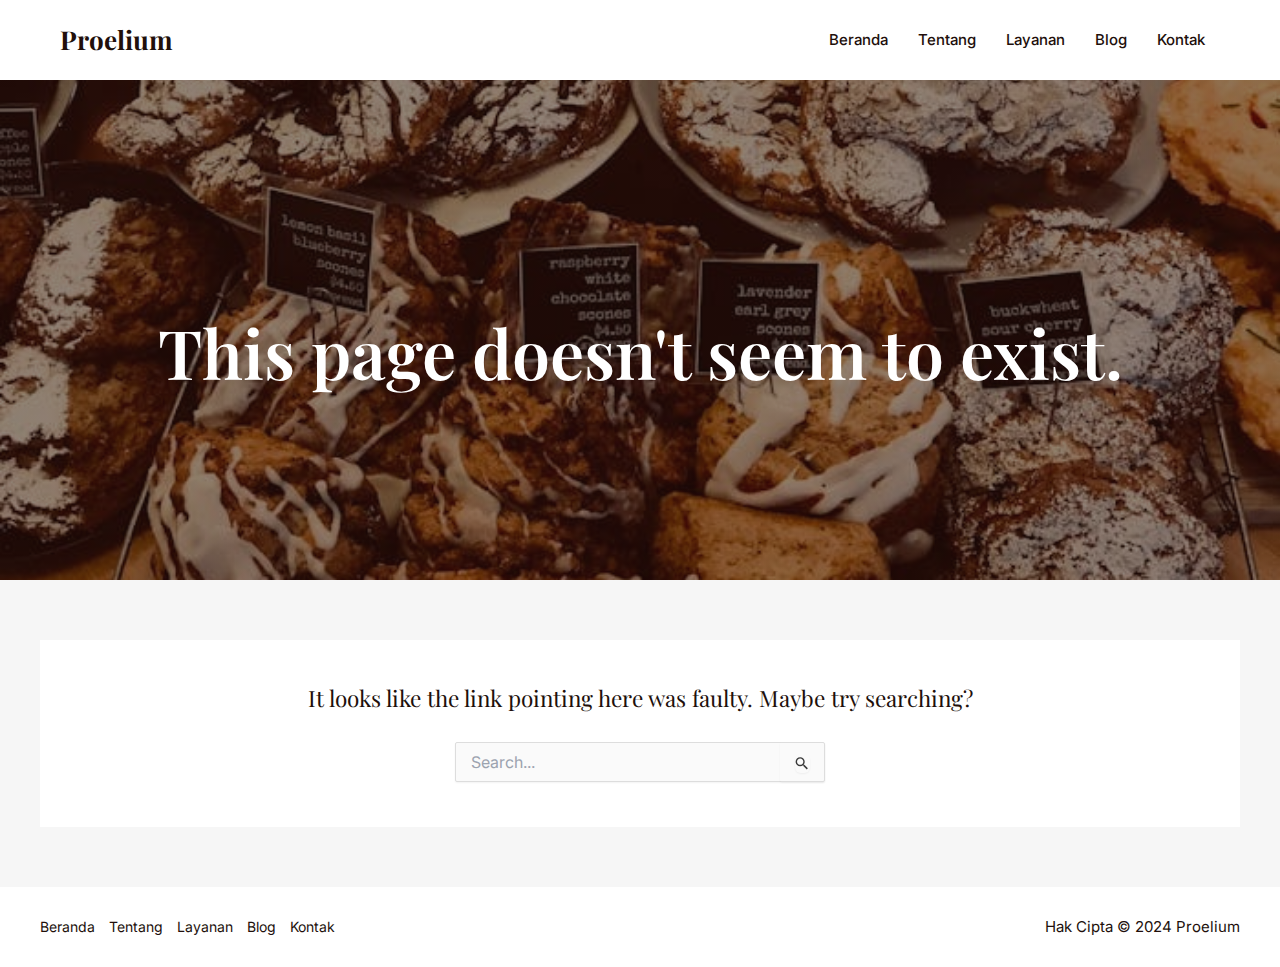
<file: 404/index.html>
<!DOCTYPE html>
<html lang="id">
<head>
<meta charset="UTF-8">
<meta name="viewport" content="width=device-width, initial-scale=1">
	 <link rel="profile" href="https://gmpg.org/xfn/11"> 
	 <title>Laman tidak ditemukan &#8211; Proelium</title>
<meta name="robots" content="max-image-preview:large">
<link rel="dns-prefetch" href="//fonts.googleapis.com">
<link rel="alternate" type="application/rss+xml" title="Proelium &raquo; Feed" href="/feed/">
<link rel="alternate" type="application/rss+xml" title="Proelium &raquo; Umpan Komentar" href="/comments/feed/">
<script>
window._wpemojiSettings = {"baseUrl":"https:\/\/s.w.org\/images\/core\/emoji\/15.0.3\/72x72\/","ext":".png","svgUrl":"https:\/\/s.w.org\/images\/core\/emoji\/15.0.3\/svg\/","svgExt":".svg","source":{"concatemoji":"\/wp-includes\/js\/wp-emoji-release.min.js?ver=6.5.3"}};
/*! This file is auto-generated */
!function(i,n){var o,s,e;function c(e){try{var t={supportTests:e,timestamp:(new Date).valueOf()};sessionStorage.setItem(o,JSON.stringify(t))}catch(e){}}function p(e,t,n){e.clearRect(0,0,e.canvas.width,e.canvas.height),e.fillText(t,0,0);var t=new Uint32Array(e.getImageData(0,0,e.canvas.width,e.canvas.height).data),r=(e.clearRect(0,0,e.canvas.width,e.canvas.height),e.fillText(n,0,0),new Uint32Array(e.getImageData(0,0,e.canvas.width,e.canvas.height).data));return t.every(function(e,t){return e===r[t]})}function u(e,t,n){switch(t){case"flag":return n(e,"🏳️‍⚧️","🏳️​⚧️")?!1:!n(e,"🇺🇳","🇺​🇳")&&!n(e,"🏴󠁧󠁢󠁥󠁮󠁧󠁿","🏴​󠁧​󠁢​󠁥​󠁮​󠁧​󠁿");case"emoji":return!n(e,"🐦‍⬛","🐦​⬛")}return!1}function f(e,t,n){var r="undefined"!=typeof WorkerGlobalScope&&self instanceof WorkerGlobalScope?new OffscreenCanvas(300,150):i.createElement("canvas"),a=r.getContext("2d",{willReadFrequently:!0}),o=(a.textBaseline="top",a.font="600 32px Arial",{});return e.forEach(function(e){o[e]=t(a,e,n)}),o}function t(e){var t=i.createElement("script");t.src=e,t.defer=!0,i.head.appendChild(t)}"undefined"!=typeof Promise&&(o="wpEmojiSettingsSupports",s=["flag","emoji"],n.supports={everything:!0,everythingExceptFlag:!0},e=new Promise(function(e){i.addEventListener("DOMContentLoaded",e,{once:!0})}),new Promise(function(t){var n=function(){try{var e=JSON.parse(sessionStorage.getItem(o));if("object"==typeof e&&"number"==typeof e.timestamp&&(new Date).valueOf()<e.timestamp+604800&&"object"==typeof e.supportTests)return e.supportTests}catch(e){}return null}();if(!n){if("undefined"!=typeof Worker&&"undefined"!=typeof OffscreenCanvas&&"undefined"!=typeof URL&&URL.createObjectURL&&"undefined"!=typeof Blob)try{var e="postMessage("+f.toString()+"("+[JSON.stringify(s),u.toString(),p.toString()].join(",")+"));",r=new Blob([e],{type:"text/javascript"}),a=new Worker(URL.createObjectURL(r),{name:"wpTestEmojiSupports"});return void(a.onmessage=function(e){c(n=e.data),a.terminate(),t(n)})}catch(e){}c(n=f(s,u,p))}t(n)}).then(function(e){for(var t in e)n.supports[t]=e[t],n.supports.everything=n.supports.everything&&n.supports[t],"flag"!==t&&(n.supports.everythingExceptFlag=n.supports.everythingExceptFlag&&n.supports[t]);n.supports.everythingExceptFlag=n.supports.everythingExceptFlag&&!n.supports.flag,n.DOMReady=!1,n.readyCallback=function(){n.DOMReady=!0}}).then(function(){return e}).then(function(){var e;n.supports.everything||(n.readyCallback(),(e=n.source||{}).concatemoji?t(e.concatemoji):e.wpemoji&&e.twemoji&&(t(e.twemoji),t(e.wpemoji)))}))}((window,document),window._wpemojiSettings);
</script>
<link rel="stylesheet" id="astra-theme-css-css" href="/wp-content/themes/astra/assets/css/minified/main.min.css?ver=4.6.16" media="all">
<style id="astra-theme-css-inline-css">:root{--ast-post-nav-space:0;--ast-container-default-xlg-padding:2.5em;--ast-container-default-lg-padding:2.5em;--ast-container-default-slg-padding:2em;--ast-container-default-md-padding:2.5em;--ast-container-default-sm-padding:2.5em;--ast-container-default-xs-padding:2.4em;--ast-container-default-xxs-padding:1.8em;--ast-code-block-background:#ECEFF3;--ast-comment-inputs-background:#F9FAFB;--ast-normal-container-width:1200px;--ast-narrow-container-width:750px;--ast-blog-title-font-weight:600;--ast-blog-meta-weight:600;}html{font-size:93.75%;}a{color:var(--ast-global-color-0);}a:hover,a:focus{color:var(--ast-global-color-1);}body,button,input,select,textarea,.ast-button,.ast-custom-button{font-family:'Inter',sans-serif;font-weight:inherit;font-size:15px;font-size:1rem;line-height:var(--ast-body-line-height,1.7em);}blockquote{color:var(--ast-global-color-3);}h1,.entry-content h1,h2,.entry-content h2,h3,.entry-content h3,h4,.entry-content h4,h5,.entry-content h5,h6,.entry-content h6,.site-title,.site-title a{font-family:'Playfair Display',serif;font-weight:700;}.ast-site-identity .site-title a{color:var(--ast-global-color-2);}.site-title{font-size:26px;font-size:1.7333333333333rem;display:block;}.site-header .site-description{font-size:15px;font-size:1rem;display:none;}.entry-title{font-size:26px;font-size:1.7333333333333rem;}.ast-blog-single-element.ast-taxonomy-container a{font-size:14px;font-size:0.93333333333333rem;}.ast-blog-meta-container{font-size:13px;font-size:0.86666666666667rem;}.archive .ast-article-post .ast-article-inner,.blog .ast-article-post .ast-article-inner,.archive .ast-article-post .ast-article-inner:hover,.blog .ast-article-post .ast-article-inner:hover{overflow:hidden;}h1,.entry-content h1{font-size:60px;font-size:4rem;font-weight:700;font-family:'Playfair Display',serif;line-height:1.15em;}h2,.entry-content h2{font-size:40px;font-size:2.6666666666667rem;font-weight:700;font-family:'Playfair Display',serif;line-height:1.16em;}h3,.entry-content h3{font-size:26px;font-size:1.7333333333333rem;font-weight:700;font-family:'Playfair Display',serif;line-height:1.2em;}h4,.entry-content h4{font-size:24px;font-size:1.6rem;line-height:1.3em;font-weight:700;font-family:'Playfair Display',serif;}h5,.entry-content h5{font-size:18px;font-size:1.2rem;line-height:1.36em;font-weight:700;font-family:'Playfair Display',serif;}h6,.entry-content h6{font-size:14px;font-size:0.93333333333333rem;line-height:1em;font-weight:500;font-family:'Montserrat',sans-serif;letter-spacing:2px;}::selection{background-color:var(--ast-global-color-0);color:#000000;}body,h1,.entry-title a,.entry-content h1,h2,.entry-content h2,h3,.entry-content h3,h4,.entry-content h4,h5,.entry-content h5,h6,.entry-content h6{color:var(--ast-global-color-3);}.tagcloud a:hover,.tagcloud a:focus,.tagcloud a.current-item{color:#000000;border-color:var(--ast-global-color-0);background-color:var(--ast-global-color-0);}input:focus,input[type="text"]:focus,input[type="email"]:focus,input[type="url"]:focus,input[type="password"]:focus,input[type="reset"]:focus,input[type="search"]:focus,textarea:focus{border-color:var(--ast-global-color-0);}input[type="radio"]:checked,input[type=reset],input[type="checkbox"]:checked,input[type="checkbox"]:hover:checked,input[type="checkbox"]:focus:checked,input[type=range]::-webkit-slider-thumb{border-color:var(--ast-global-color-0);background-color:var(--ast-global-color-0);box-shadow:none;}.site-footer a:hover + .post-count,.site-footer a:focus + .post-count{background:var(--ast-global-color-0);border-color:var(--ast-global-color-0);}.single .nav-links .nav-previous,.single .nav-links .nav-next{color:var(--ast-global-color-0);}.entry-meta,.entry-meta *{line-height:1.45;color:var(--ast-global-color-0);font-weight:600;}.entry-meta a:not(.ast-button):hover,.entry-meta a:not(.ast-button):hover *,.entry-meta a:not(.ast-button):focus,.entry-meta a:not(.ast-button):focus *,.page-links > .page-link,.page-links .page-link:hover,.post-navigation a:hover{color:var(--ast-global-color-1);}#cat option,.secondary .calendar_wrap thead a,.secondary .calendar_wrap thead a:visited{color:var(--ast-global-color-0);}.secondary .calendar_wrap #today,.ast-progress-val span{background:var(--ast-global-color-0);}.secondary a:hover + .post-count,.secondary a:focus + .post-count{background:var(--ast-global-color-0);border-color:var(--ast-global-color-0);}.calendar_wrap #today > a{color:#000000;}.page-links .page-link,.single .post-navigation a{color:var(--ast-global-color-3);}.ast-search-menu-icon .search-form button.search-submit{padding:0 4px;}.ast-search-menu-icon form.search-form{padding-right:0;}.ast-search-menu-icon.slide-search input.search-field{width:0;}.ast-header-search .ast-search-menu-icon.ast-dropdown-active .search-form,.ast-header-search .ast-search-menu-icon.ast-dropdown-active .search-field:focus{transition:all 0.2s;}.search-form input.search-field:focus{outline:none;}.ast-search-menu-icon .search-form button.search-submit:focus,.ast-theme-transparent-header .ast-header-search .ast-dropdown-active .ast-icon,.ast-theme-transparent-header .ast-inline-search .search-field:focus .ast-icon{color:var(--ast-global-color-1);}.ast-header-search .slide-search .search-form{border:2px solid var(--ast-global-color-0);}.ast-header-search .slide-search .search-field{background-color:#fff;}.ast-archive-title{color:var(--ast-global-color-2);}.widget-title,.widget .wp-block-heading{font-size:21px;font-size:1.4rem;color:var(--ast-global-color-2);}.ast-single-post .entry-content a,.ast-comment-content a:not(.ast-comment-edit-reply-wrap a){text-decoration:underline;}.ast-single-post .elementor-button-wrapper .elementor-button,.ast-single-post .entry-content .uagb-tab a,.ast-single-post .entry-content .uagb-ifb-cta a,.ast-single-post .entry-content .uabb-module-content a,.ast-single-post .entry-content .uagb-post-grid a,.ast-single-post .entry-content .uagb-timeline a,.ast-single-post .entry-content .uagb-toc__wrap a,.ast-single-post .entry-content .uagb-taxomony-box a,.ast-single-post .entry-content .woocommerce a,.entry-content .wp-block-latest-posts > li > a,.ast-single-post .entry-content .wp-block-file__button,li.ast-post-filter-single,.ast-single-post .ast-comment-content .comment-reply-link,.ast-single-post .ast-comment-content .comment-edit-link{text-decoration:none;}.ast-search-menu-icon.slide-search a:focus-visible:focus-visible,.astra-search-icon:focus-visible,#close:focus-visible,a:focus-visible,.ast-menu-toggle:focus-visible,.site .skip-link:focus-visible,.wp-block-loginout input:focus-visible,.wp-block-search.wp-block-search__button-inside .wp-block-search__inside-wrapper,.ast-header-navigation-arrow:focus-visible,.woocommerce .wc-proceed-to-checkout > .checkout-button:focus-visible,.woocommerce .woocommerce-MyAccount-navigation ul li a:focus-visible,.ast-orders-table__row .ast-orders-table__cell:focus-visible,.woocommerce .woocommerce-order-details .order-again > .button:focus-visible,.woocommerce .woocommerce-message a.button.wc-forward:focus-visible,.woocommerce #minus_qty:focus-visible,.woocommerce #plus_qty:focus-visible,a#ast-apply-coupon:focus-visible,.woocommerce .woocommerce-info a:focus-visible,.woocommerce .astra-shop-summary-wrap a:focus-visible,.woocommerce a.wc-forward:focus-visible,#ast-apply-coupon:focus-visible,.woocommerce-js .woocommerce-mini-cart-item a.remove:focus-visible,#close:focus-visible,.button.search-submit:focus-visible,#search_submit:focus,.normal-search:focus-visible,.ast-header-account-wrap:focus-visible{outline-style:dotted;outline-color:inherit;outline-width:thin;}input:focus,input[type="text"]:focus,input[type="email"]:focus,input[type="url"]:focus,input[type="password"]:focus,input[type="reset"]:focus,input[type="search"]:focus,input[type="number"]:focus,textarea:focus,.wp-block-search__input:focus,[data-section="section-header-mobile-trigger"] .ast-button-wrap .ast-mobile-menu-trigger-minimal:focus,.ast-mobile-popup-drawer.active .menu-toggle-close:focus,.woocommerce-ordering select.orderby:focus,#ast-scroll-top:focus,#coupon_code:focus,.woocommerce-page #comment:focus,.woocommerce #reviews #respond input#submit:focus,.woocommerce a.add_to_cart_button:focus,.woocommerce .button.single_add_to_cart_button:focus,.woocommerce .woocommerce-cart-form button:focus,.woocommerce .woocommerce-cart-form__cart-item .quantity .qty:focus,.woocommerce .woocommerce-billing-fields .woocommerce-billing-fields__field-wrapper .woocommerce-input-wrapper > .input-text:focus,.woocommerce #order_comments:focus,.woocommerce #place_order:focus,.woocommerce .woocommerce-address-fields .woocommerce-address-fields__field-wrapper .woocommerce-input-wrapper > .input-text:focus,.woocommerce .woocommerce-MyAccount-content form button:focus,.woocommerce .woocommerce-MyAccount-content .woocommerce-EditAccountForm .woocommerce-form-row .woocommerce-Input.input-text:focus,.woocommerce .ast-woocommerce-container .woocommerce-pagination ul.page-numbers li a:focus,body #content .woocommerce form .form-row .select2-container--default .select2-selection--single:focus,#ast-coupon-code:focus,.woocommerce.woocommerce-js .quantity input[type=number]:focus,.woocommerce-js .woocommerce-mini-cart-item .quantity input[type=number]:focus,.woocommerce p#ast-coupon-trigger:focus{border-style:dotted;border-color:inherit;border-width:thin;}input{outline:none;}.ast-logo-title-inline .site-logo-img{padding-right:1em;}body .ast-oembed-container *{position:absolute;top:0;width:100%;height:100%;left:0;}body .wp-block-embed-pocket-casts .ast-oembed-container *{position:unset;}.ast-single-post-featured-section + article {margin-top: 2em;}.site-content .ast-single-post-featured-section img {width: 100%;overflow: hidden;object-fit: cover;}.site > .ast-single-related-posts-container {margin-top: 0;}@media (min-width: 922px) {.ast-desktop .ast-container--narrow {max-width: var(--ast-narrow-container-width);margin: 0 auto;}}input[type="text"],input[type="number"],input[type="email"],input[type="url"],input[type="password"],input[type="search"],input[type=reset],input[type=tel],input[type=date],select,textarea{font-size:16px;font-style:normal;font-weight:400;line-height:24px;width:100%;padding:12px 16px;border-radius:4px;box-shadow:0px 1px 2px 0px rgba(0,0,0,0.05);color:var(--ast-form-input-text,#475569);}input[type="text"],input[type="number"],input[type="email"],input[type="url"],input[type="password"],input[type="search"],input[type=reset],input[type=tel],input[type=date],select{height:40px;}input[type="date"]{border-width:1px;border-style:solid;border-color:var(--ast-border-color);}input[type="text"]:focus,input[type="number"]:focus,input[type="email"]:focus,input[type="url"]:focus,input[type="password"]:focus,input[type="search"]:focus,input[type=reset]:focus,input[type="tel"]:focus,input[type="date"]:focus,select:focus,textarea:focus{border-color:#046BD2;box-shadow:none;outline:none;color:var(--ast-form-input-focus-text,#475569);}label,legend{color:#111827;font-size:14px;font-style:normal;font-weight:500;line-height:20px;}select{padding:6px 10px;}fieldset{padding:30px;border-radius:4px;}button,.ast-button,.button,input[type="button"],input[type="reset"],input[type="submit"]{border-radius:4px;box-shadow:0px 1px 2px 0px rgba(0,0,0,0.05);}:root{--ast-comment-inputs-background:#FFF;}::placeholder{color:var(--ast-form-field-color,#9CA3AF);}::-ms-input-placeholder{color:var(--ast-form-field-color,#9CA3AF);}@media (max-width:921.9px){#ast-desktop-header{display:none;}}@media (min-width:922px){#ast-mobile-header{display:none;}}.wp-block-buttons.aligncenter{justify-content:center;}@media (max-width:921px){.ast-separate-container #primary,.ast-narrow-container #primary{padding-top:0px;}}@media (max-width:544px){.ast-separate-container #primary,.ast-narrow-container #primary{padding-top:0px;}}@media (max-width:921px){.ast-separate-container #primary,.ast-narrow-container #primary{padding-bottom:0px;}}@media (max-width:544px){.ast-separate-container #primary,.ast-narrow-container #primary{padding-bottom:0px;}}.wp-block-button.is-style-outline .wp-block-button__link{border-color:var(--ast-global-color-0);border-top-width:2px;border-right-width:2px;border-bottom-width:2px;border-left-width:2px;}div.wp-block-button.is-style-outline > .wp-block-button__link:not(.has-text-color),div.wp-block-button.wp-block-button__link.is-style-outline:not(.has-text-color){color:var(--ast-global-color-0);}.wp-block-button.is-style-outline .wp-block-button__link:hover,.wp-block-buttons .wp-block-button.is-style-outline .wp-block-button__link:focus,.wp-block-buttons .wp-block-button.is-style-outline > .wp-block-button__link:not(.has-text-color):hover,.wp-block-buttons .wp-block-button.wp-block-button__link.is-style-outline:not(.has-text-color):hover{color:#ffffff;background-color:var(--ast-global-color-1);border-color:var(--ast-global-color-1);}.post-page-numbers.current .page-link,.ast-pagination .page-numbers.current{color:#000000;border-color:var(--ast-global-color-0);background-color:var(--ast-global-color-0);}.wp-block-button.is-style-outline .wp-block-button__link{border-top-width:2px;border-right-width:2px;border-bottom-width:2px;border-left-width:2px;}.wp-block-buttons .wp-block-button.is-style-outline .wp-block-button__link.wp-element-button,.ast-outline-button,.wp-block-uagb-buttons-child .uagb-buttons-repeater.ast-outline-button{border-color:var(--ast-global-color-0);border-top-width:2px;border-right-width:2px;border-bottom-width:2px;border-left-width:2px;font-family:'Montserrat',sans-serif;font-weight:500;font-size:14px;font-size:0.93333333333333rem;line-height:1em;text-transform:uppercase;letter-spacing:2px;padding-top:16px;padding-right:28px;padding-bottom:16px;padding-left:28px;border-top-left-radius:6px;border-top-right-radius:6px;border-bottom-right-radius:6px;border-bottom-left-radius:6px;}.wp-block-buttons .wp-block-button.is-style-outline > .wp-block-button__link:not(.has-text-color),.wp-block-buttons .wp-block-button.wp-block-button__link.is-style-outline:not(.has-text-color),.ast-outline-button{color:var(--ast-global-color-0);}.wp-block-button.is-style-outline .wp-block-button__link:hover,.wp-block-buttons .wp-block-button.is-style-outline .wp-block-button__link:focus,.wp-block-buttons .wp-block-button.is-style-outline > .wp-block-button__link:not(.has-text-color):hover,.wp-block-buttons .wp-block-button.wp-block-button__link.is-style-outline:not(.has-text-color):hover,.ast-outline-button:hover,.ast-outline-button:focus,.wp-block-uagb-buttons-child .uagb-buttons-repeater.ast-outline-button:hover,.wp-block-uagb-buttons-child .uagb-buttons-repeater.ast-outline-button:focus{color:#ffffff;background-color:var(--ast-global-color-1);border-color:var(--ast-global-color-1);}.ast-single-post .entry-content a.ast-outline-button,.ast-single-post .entry-content .is-style-outline>.wp-block-button__link{text-decoration:none;}.uagb-buttons-repeater.ast-outline-button{border-radius:9999px;}@media (max-width:921px){.wp-block-buttons .wp-block-button.is-style-outline .wp-block-button__link.wp-element-button,.ast-outline-button,.wp-block-uagb-buttons-child .uagb-buttons-repeater.ast-outline-button{font-size:14px;font-size:0.93333333333333rem;padding-top:14px;padding-right:24px;padding-bottom:14px;padding-left:24px;border-top-left-radius:6px;border-top-right-radius:6px;border-bottom-right-radius:6px;border-bottom-left-radius:6px;}}@media (max-width:544px){.wp-block-buttons .wp-block-button.is-style-outline .wp-block-button__link.wp-element-button,.ast-outline-button,.wp-block-uagb-buttons-child .uagb-buttons-repeater.ast-outline-button{font-size:14px;font-size:0.93333333333333rem;padding-top:14px;padding-right:22px;padding-bottom:14px;padding-left:22px;border-top-left-radius:6px;border-top-right-radius:6px;border-bottom-right-radius:6px;border-bottom-left-radius:6px;}}.entry-content[ast-blocks-layout] > figure{margin-bottom:1em;}h1.widget-title{font-weight:700;}h2.widget-title{font-weight:700;}h3.widget-title{font-weight:700;}#page{display:flex;flex-direction:column;min-height:100vh;}.ast-404-layout-1 h1.page-title{color:var(--ast-global-color-2);}.single .post-navigation a{line-height:1em;height:inherit;}.error-404 .page-sub-title{font-size:1.5rem;font-weight:inherit;}.search .site-content .content-area .search-form{margin-bottom:0;}#page .site-content{flex-grow:1;}.widget{margin-bottom:1.25em;}#secondary li{line-height:1.5em;}#secondary .wp-block-group h2{margin-bottom:0.7em;}#secondary h2{font-size:1.7rem;}.ast-separate-container .ast-article-post,.ast-separate-container .ast-article-single,.ast-separate-container .comment-respond{padding:3em;}.ast-separate-container .ast-article-single .ast-article-single{padding:0;}.ast-article-single .wp-block-post-template-is-layout-grid{padding-left:0;}.ast-separate-container .comments-title,.ast-narrow-container .comments-title{padding:1.5em 2em;}.ast-page-builder-template .comment-form-textarea,.ast-comment-formwrap .ast-grid-common-col{padding:0;}.ast-comment-formwrap{padding:0;display:inline-flex;column-gap:20px;width:100%;margin-left:0;margin-right:0;}.comments-area textarea#comment:focus,.comments-area textarea#comment:active,.comments-area .ast-comment-formwrap input[type="text"]:focus,.comments-area .ast-comment-formwrap input[type="text"]:active {box-shadow:none;outline:none;}.archive.ast-page-builder-template .entry-header{margin-top:2em;}.ast-page-builder-template .ast-comment-formwrap{width:100%;}.entry-title{margin-bottom:0.6em;}.ast-archive-description p{font-size:inherit;font-weight:inherit;line-height:inherit;}.ast-separate-container .ast-comment-list li.depth-1,.hentry{margin-bottom:1.5em;}.site-content section.ast-archive-description{margin-bottom:2em;}@media (min-width:921px){.ast-left-sidebar.ast-page-builder-template #secondary,.archive.ast-right-sidebar.ast-page-builder-template .site-main{padding-left:20px;padding-right:20px;}}@media (max-width:544px){.ast-comment-formwrap.ast-row{column-gap:10px;display:inline-block;}#ast-commentform .ast-grid-common-col{position:relative;width:100%;}}@media (min-width:1201px){.ast-separate-container .ast-article-post,.ast-separate-container .ast-article-single,.ast-separate-container .ast-author-box,.ast-separate-container .ast-404-layout-1,.ast-separate-container .no-results{padding:3em;}}@media (max-width:921px){.ast-separate-container #primary,.ast-separate-container #secondary{padding:1.5em 0;}#primary,#secondary{padding:1.5em 0;margin:0;}.ast-left-sidebar #content > .ast-container{display:flex;flex-direction:column-reverse;width:100%;}}@media (min-width:922px){.ast-separate-container.ast-right-sidebar #primary,.ast-separate-container.ast-left-sidebar #primary{border:0;}.search-no-results.ast-separate-container #primary{margin-bottom:4em;}}.ast-404-layout-1 .ast-404-text{font-size:200px;font-size:13.333333333333rem;}@media (min-width:922px){.error404.ast-separate-container #primary{margin-bottom:4em;}}@media (max-width:920px){.ast-404-layout-1 .ast-404-text{font-size:100px;font-size:6.6666666666667rem;}}.wp-block-button .wp-block-button__link{color:#ffffff;}.wp-block-button .wp-block-button__link:hover,.wp-block-button .wp-block-button__link:focus{color:#ffffff;background-color:var(--ast-global-color-1);border-color:var(--ast-global-color-1);}.elementor-widget-heading h1.elementor-heading-title{line-height:1.15em;}.elementor-widget-heading h2.elementor-heading-title{line-height:1.16em;}.elementor-widget-heading h3.elementor-heading-title{line-height:1.2em;}.elementor-widget-heading h4.elementor-heading-title{line-height:1.3em;}.elementor-widget-heading h5.elementor-heading-title{line-height:1.36em;}.elementor-widget-heading h6.elementor-heading-title{line-height:1em;}.wp-block-button .wp-block-button__link,.wp-block-search .wp-block-search__button,body .wp-block-file .wp-block-file__button{border-style:solid;border-top-width:2px;border-right-width:2px;border-left-width:2px;border-bottom-width:2px;border-color:var(--ast-global-color-0);background-color:var(--ast-global-color-0);color:#ffffff;font-family:'Inter',sans-serif;font-weight:500;line-height:1em;text-transform:uppercase;letter-spacing:1px;font-size:14px;font-size:0.93333333333333rem;border-top-left-radius:6px;border-top-right-radius:6px;border-bottom-right-radius:6px;border-bottom-left-radius:6px;padding-top:16px;padding-right:28px;padding-bottom:16px;padding-left:28px;}.ast-single-post .entry-content .wp-block-button .wp-block-button__link,.ast-single-post .entry-content .wp-block-search .wp-block-search__button,body .entry-content .wp-block-file .wp-block-file__button{text-decoration:none;}@media (max-width:921px){.wp-block-button .wp-block-button__link,.wp-block-search .wp-block-search__button,body .wp-block-file .wp-block-file__button{font-size:14px;font-size:0.93333333333333rem;padding-top:14px;padding-right:24px;padding-bottom:14px;padding-left:24px;border-top-left-radius:6px;border-top-right-radius:6px;border-bottom-right-radius:6px;border-bottom-left-radius:6px;}}@media (max-width:544px){.wp-block-button .wp-block-button__link,.wp-block-search .wp-block-search__button,body .wp-block-file .wp-block-file__button{font-size:14px;font-size:0.93333333333333rem;padding-top:14px;padding-right:22px;padding-bottom:14px;padding-left:22px;border-top-left-radius:6px;border-top-right-radius:6px;border-bottom-right-radius:6px;border-bottom-left-radius:6px;}}.menu-toggle,button,.ast-button,.ast-custom-button,.button,input#submit,input[type="button"],input[type="submit"],input[type="reset"],#comments .submit,.search .search-submit,form[CLASS*="wp-block-search__"].wp-block-search .wp-block-search__inside-wrapper .wp-block-search__button,body .wp-block-file .wp-block-file__button,.search .search-submit,.woocommerce-js a.button,.woocommerce button.button,.woocommerce .woocommerce-message a.button,.woocommerce #respond input#submit.alt,.woocommerce input.button.alt,.woocommerce input.button,.woocommerce input.button:disabled,.woocommerce input.button:disabled[disabled],.woocommerce input.button:disabled:hover,.woocommerce input.button:disabled[disabled]:hover,.woocommerce #respond input#submit,.woocommerce button.button.alt.disabled,.wc-block-grid__products .wc-block-grid__product .wp-block-button__link,.wc-block-grid__product-onsale,[CLASS*="wc-block"] button,.woocommerce-js .astra-cart-drawer .astra-cart-drawer-content .woocommerce-mini-cart__buttons .button:not(.checkout):not(.ast-continue-shopping),.woocommerce-js .astra-cart-drawer .astra-cart-drawer-content .woocommerce-mini-cart__buttons a.checkout,.woocommerce button.button.alt.disabled.wc-variation-selection-needed,[CLASS*="wc-block"] .wc-block-components-button{border-style:solid;border-top-width:2px;border-right-width:2px;border-left-width:2px;border-bottom-width:2px;color:#ffffff;border-color:var(--ast-global-color-0);background-color:var(--ast-global-color-0);padding-top:16px;padding-right:28px;padding-bottom:16px;padding-left:28px;font-family:'Inter',sans-serif;font-weight:500;font-size:14px;font-size:0.93333333333333rem;line-height:1em;text-transform:uppercase;letter-spacing:1px;border-top-left-radius:6px;border-top-right-radius:6px;border-bottom-right-radius:6px;border-bottom-left-radius:6px;}button:focus,.menu-toggle:hover,button:hover,.ast-button:hover,.ast-custom-button:hover .button:hover,.ast-custom-button:hover ,input[type=reset]:hover,input[type=reset]:focus,input#submit:hover,input#submit:focus,input[type="button"]:hover,input[type="button"]:focus,input[type="submit"]:hover,input[type="submit"]:focus,form[CLASS*="wp-block-search__"].wp-block-search .wp-block-search__inside-wrapper .wp-block-search__button:hover,form[CLASS*="wp-block-search__"].wp-block-search .wp-block-search__inside-wrapper .wp-block-search__button:focus,body .wp-block-file .wp-block-file__button:hover,body .wp-block-file .wp-block-file__button:focus,.woocommerce-js a.button:hover,.woocommerce button.button:hover,.woocommerce .woocommerce-message a.button:hover,.woocommerce #respond input#submit:hover,.woocommerce #respond input#submit.alt:hover,.woocommerce input.button.alt:hover,.woocommerce input.button:hover,.woocommerce button.button.alt.disabled:hover,.wc-block-grid__products .wc-block-grid__product .wp-block-button__link:hover,[CLASS*="wc-block"] button:hover,.woocommerce-js .astra-cart-drawer .astra-cart-drawer-content .woocommerce-mini-cart__buttons .button:not(.checkout):not(.ast-continue-shopping):hover,.woocommerce-js .astra-cart-drawer .astra-cart-drawer-content .woocommerce-mini-cart__buttons a.checkout:hover,.woocommerce button.button.alt.disabled.wc-variation-selection-needed:hover,[CLASS*="wc-block"] .wc-block-components-button:hover,[CLASS*="wc-block"] .wc-block-components-button:focus{color:#ffffff;background-color:var(--ast-global-color-1);border-color:var(--ast-global-color-1);}form[CLASS*="wp-block-search__"].wp-block-search .wp-block-search__inside-wrapper .wp-block-search__button.has-icon{padding-top:calc(16px - 3px);padding-right:calc(28px - 3px);padding-bottom:calc(16px - 3px);padding-left:calc(28px - 3px);}@media (max-width:921px){.menu-toggle,button,.ast-button,.ast-custom-button,.button,input#submit,input[type="button"],input[type="submit"],input[type="reset"],#comments .submit,.search .search-submit,form[CLASS*="wp-block-search__"].wp-block-search .wp-block-search__inside-wrapper .wp-block-search__button,body .wp-block-file .wp-block-file__button,.search .search-submit,.woocommerce-js a.button,.woocommerce button.button,.woocommerce .woocommerce-message a.button,.woocommerce #respond input#submit.alt,.woocommerce input.button.alt,.woocommerce input.button,.woocommerce input.button:disabled,.woocommerce input.button:disabled[disabled],.woocommerce input.button:disabled:hover,.woocommerce input.button:disabled[disabled]:hover,.woocommerce #respond input#submit,.woocommerce button.button.alt.disabled,.wc-block-grid__products .wc-block-grid__product .wp-block-button__link,.wc-block-grid__product-onsale,[CLASS*="wc-block"] button,.woocommerce-js .astra-cart-drawer .astra-cart-drawer-content .woocommerce-mini-cart__buttons .button:not(.checkout):not(.ast-continue-shopping),.woocommerce-js .astra-cart-drawer .astra-cart-drawer-content .woocommerce-mini-cart__buttons a.checkout,.woocommerce button.button.alt.disabled.wc-variation-selection-needed,[CLASS*="wc-block"] .wc-block-components-button{padding-top:14px;padding-right:24px;padding-bottom:14px;padding-left:24px;font-size:14px;font-size:0.93333333333333rem;border-top-left-radius:6px;border-top-right-radius:6px;border-bottom-right-radius:6px;border-bottom-left-radius:6px;}}@media (max-width:544px){.menu-toggle,button,.ast-button,.ast-custom-button,.button,input#submit,input[type="button"],input[type="submit"],input[type="reset"],#comments .submit,.search .search-submit,form[CLASS*="wp-block-search__"].wp-block-search .wp-block-search__inside-wrapper .wp-block-search__button,body .wp-block-file .wp-block-file__button,.search .search-submit,.woocommerce-js a.button,.woocommerce button.button,.woocommerce .woocommerce-message a.button,.woocommerce #respond input#submit.alt,.woocommerce input.button.alt,.woocommerce input.button,.woocommerce input.button:disabled,.woocommerce input.button:disabled[disabled],.woocommerce input.button:disabled:hover,.woocommerce input.button:disabled[disabled]:hover,.woocommerce #respond input#submit,.woocommerce button.button.alt.disabled,.wc-block-grid__products .wc-block-grid__product .wp-block-button__link,.wc-block-grid__product-onsale,[CLASS*="wc-block"] button,.woocommerce-js .astra-cart-drawer .astra-cart-drawer-content .woocommerce-mini-cart__buttons .button:not(.checkout):not(.ast-continue-shopping),.woocommerce-js .astra-cart-drawer .astra-cart-drawer-content .woocommerce-mini-cart__buttons a.checkout,.woocommerce button.button.alt.disabled.wc-variation-selection-needed,[CLASS*="wc-block"] .wc-block-components-button{padding-top:14px;padding-right:22px;padding-bottom:14px;padding-left:22px;font-size:14px;font-size:0.93333333333333rem;border-top-left-radius:6px;border-top-right-radius:6px;border-bottom-right-radius:6px;border-bottom-left-radius:6px;}}@media (max-width:921px){.menu-toggle,button,.ast-button,.button,input#submit,input[type="button"],input[type="submit"],input[type="reset"]{font-size:14px;font-size:0.93333333333333rem;}.ast-mobile-header-stack .main-header-bar .ast-search-menu-icon{display:inline-block;}.ast-header-break-point.ast-header-custom-item-outside .ast-mobile-header-stack .main-header-bar .ast-search-icon{margin:0;}.ast-comment-avatar-wrap img{max-width:2.5em;}.ast-comment-meta{padding:0 1.8888em 1.3333em;}}@media (min-width:544px){.ast-container{max-width:100%;}}@media (max-width:544px){.ast-separate-container .ast-article-post,.ast-separate-container .ast-article-single,.ast-separate-container .comments-title,.ast-separate-container .ast-archive-description{padding:1.5em 1em;}.ast-separate-container #content .ast-container{padding-left:0.54em;padding-right:0.54em;}.ast-separate-container .ast-comment-list .bypostauthor{padding:.5em;}.ast-search-menu-icon.ast-dropdown-active .search-field{width:170px;}.menu-toggle,button,.ast-button,.button,input#submit,input[type="button"],input[type="submit"],input[type="reset"]{font-size:14px;font-size:0.93333333333333rem;}}.ast-separate-container{background-color:var(--ast-global-color-4);;background-image:none;;}@media (max-width:921px){.widget-title{font-size:20px;font-size:1.4285714285714rem;}body,button,input,select,textarea,.ast-button,.ast-custom-button{font-size:14px;font-size:0.93333333333333rem;}#secondary,#secondary button,#secondary input,#secondary select,#secondary textarea{font-size:14px;font-size:0.93333333333333rem;}.site-title{font-size:20px;font-size:1.3333333333333rem;display:block;}.site-header .site-description{display:none;}.entry-title{font-size:24px;font-size:1.6rem;}h1,.entry-content h1{font-size:48px;}h2,.entry-content h2{font-size:30px;}h3,.entry-content h3{font-size:24px;}h4,.entry-content h4{font-size:20px;font-size:1.3333333333333rem;}h5,.entry-content h5{font-size:16px;font-size:1.0666666666667rem;}h6,.entry-content h6{font-size:14px;font-size:0.93333333333333rem;}}@media (max-width:544px){.widget-title{font-size:20px;font-size:1.4285714285714rem;}body,button,input,select,textarea,.ast-button,.ast-custom-button{font-size:14px;font-size:0.93333333333333rem;}#secondary,#secondary button,#secondary input,#secondary select,#secondary textarea{font-size:14px;font-size:0.93333333333333rem;}.site-title{font-size:18px;font-size:1.2rem;display:block;}.site-header .site-description{display:none;}.entry-title{font-size:24px;font-size:1.6rem;}h1,.entry-content h1{font-size:38px;}h2,.entry-content h2{font-size:30px;}h3,.entry-content h3{font-size:24px;}h4,.entry-content h4{font-size:20px;font-size:1.3333333333333rem;}h5,.entry-content h5{font-size:16px;font-size:1.0666666666667rem;}h6,.entry-content h6{font-size:14px;font-size:0.93333333333333rem;}}@media (max-width:544px){html{font-size:93.75%;}}@media (min-width:922px){.ast-container{max-width:1240px;}}@media (min-width:922px){.site-content .ast-container{display:flex;}}@media (max-width:921px){.site-content .ast-container{flex-direction:column;}}@media (min-width:922px){.main-header-menu .sub-menu .menu-item.ast-left-align-sub-menu:hover > .sub-menu,.main-header-menu .sub-menu .menu-item.ast-left-align-sub-menu.focus > .sub-menu{margin-left:-0px;}}.entry-content li > p{margin-bottom:0;}.site .comments-area{padding-top:2em;padding-bottom:2em;margin-top:2em;}.wp-block-file {display: flex;align-items: center;flex-wrap: wrap;justify-content: space-between;}.wp-block-pullquote {border: none;}.wp-block-pullquote blockquote::before {content: "\201D";font-family: "Helvetica",sans-serif;display: flex;transform: rotate( 180deg );font-size: 6rem;font-style: normal;line-height: 1;font-weight: bold;align-items: center;justify-content: center;}.has-text-align-right > blockquote::before {justify-content: flex-start;}.has-text-align-left > blockquote::before {justify-content: flex-end;}figure.wp-block-pullquote.is-style-solid-color blockquote {max-width: 100%;text-align: inherit;}html body {--wp--custom--ast-default-block-top-padding: 100px;--wp--custom--ast-default-block-right-padding: 80px;--wp--custom--ast-default-block-bottom-padding: 100px;--wp--custom--ast-default-block-left-padding: 80px;--wp--custom--ast-container-width: 1200px;--wp--custom--ast-content-width-size: 1200px;--wp--custom--ast-wide-width-size: calc(1200px + var(--wp--custom--ast-default-block-left-padding) + var(--wp--custom--ast-default-block-right-padding));}.ast-narrow-container {--wp--custom--ast-content-width-size: 750px;--wp--custom--ast-wide-width-size: 750px;}@media(max-width: 921px) {html body {--wp--custom--ast-default-block-top-padding: 50px;--wp--custom--ast-default-block-right-padding: 50px;--wp--custom--ast-default-block-bottom-padding: 50px;--wp--custom--ast-default-block-left-padding: 50px;}}@media(max-width: 544px) {html body {--wp--custom--ast-default-block-top-padding: 50px;--wp--custom--ast-default-block-right-padding: 30px;--wp--custom--ast-default-block-bottom-padding: 50px;--wp--custom--ast-default-block-left-padding: 30px;}}.entry-content > .wp-block-group,.entry-content > .wp-block-cover,.entry-content > .wp-block-columns {padding-top: var(--wp--custom--ast-default-block-top-padding);padding-right: var(--wp--custom--ast-default-block-right-padding);padding-bottom: var(--wp--custom--ast-default-block-bottom-padding);padding-left: var(--wp--custom--ast-default-block-left-padding);}.ast-plain-container.ast-no-sidebar .entry-content > .alignfull,.ast-page-builder-template .ast-no-sidebar .entry-content > .alignfull {margin-left: calc( -50vw + 50%);margin-right: calc( -50vw + 50%);max-width: 100vw;width: 100vw;}.ast-plain-container.ast-no-sidebar .entry-content .alignfull .alignfull,.ast-page-builder-template.ast-no-sidebar .entry-content .alignfull .alignfull,.ast-plain-container.ast-no-sidebar .entry-content .alignfull .alignwide,.ast-page-builder-template.ast-no-sidebar .entry-content .alignfull .alignwide,.ast-plain-container.ast-no-sidebar .entry-content .alignwide .alignfull,.ast-page-builder-template.ast-no-sidebar .entry-content .alignwide .alignfull,.ast-plain-container.ast-no-sidebar .entry-content .alignwide .alignwide,.ast-page-builder-template.ast-no-sidebar .entry-content .alignwide .alignwide,.ast-plain-container.ast-no-sidebar .entry-content .wp-block-column .alignfull,.ast-page-builder-template.ast-no-sidebar .entry-content .wp-block-column .alignfull,.ast-plain-container.ast-no-sidebar .entry-content .wp-block-column .alignwide,.ast-page-builder-template.ast-no-sidebar .entry-content .wp-block-column .alignwide {margin-left: auto;margin-right: auto;width: 100%;}[ast-blocks-layout] .wp-block-separator:not(.is-style-dots) {height: 0;}[ast-blocks-layout] .wp-block-separator {margin: 20px auto;}[ast-blocks-layout] .wp-block-separator:not(.is-style-wide):not(.is-style-dots) {max-width: 100px;}[ast-blocks-layout] .wp-block-separator.has-background {padding: 0;}.entry-content[ast-blocks-layout] > * {max-width: var(--wp--custom--ast-content-width-size);margin-left: auto;margin-right: auto;}.entry-content[ast-blocks-layout] > .alignwide {max-width: var(--wp--custom--ast-wide-width-size);}.entry-content[ast-blocks-layout] .alignfull {max-width: none;}.entry-content .wp-block-columns {margin-bottom: 0;}blockquote {margin: 1.5em;border-color: rgba(0,0,0,0.05);}.wp-block-quote:not(.has-text-align-right):not(.has-text-align-center) {border-left: 5px solid rgba(0,0,0,0.05);}.has-text-align-right > blockquote,blockquote.has-text-align-right {border-right: 5px solid rgba(0,0,0,0.05);}.has-text-align-left > blockquote,blockquote.has-text-align-left {border-left: 5px solid rgba(0,0,0,0.05);}.wp-block-site-tagline,.wp-block-latest-posts .read-more {margin-top: 15px;}.wp-block-loginout p label {display: block;}.wp-block-loginout p:not(.login-remember):not(.login-submit) input {width: 100%;}.wp-block-loginout input:focus {border-color: transparent;}.wp-block-loginout input:focus {outline: thin dotted;}.entry-content .wp-block-media-text .wp-block-media-text__content {padding: 0 0 0 8%;}.entry-content .wp-block-media-text.has-media-on-the-right .wp-block-media-text__content {padding: 0 8% 0 0;}.entry-content .wp-block-media-text.has-background .wp-block-media-text__content {padding: 8%;}.entry-content .wp-block-cover:not([class*="background-color"]) .wp-block-cover__inner-container,.entry-content .wp-block-cover:not([class*="background-color"]) .wp-block-cover-image-text,.entry-content .wp-block-cover:not([class*="background-color"]) .wp-block-cover-text,.entry-content .wp-block-cover-image:not([class*="background-color"]) .wp-block-cover__inner-container,.entry-content .wp-block-cover-image:not([class*="background-color"]) .wp-block-cover-image-text,.entry-content .wp-block-cover-image:not([class*="background-color"]) .wp-block-cover-text {color: var(--ast-global-color-5);}.wp-block-loginout .login-remember input {width: 1.1rem;height: 1.1rem;margin: 0 5px 4px 0;vertical-align: middle;}.wp-block-latest-posts > li > *:first-child,.wp-block-latest-posts:not(.is-grid) > li:first-child {margin-top: 0;}.wp-block-search__inside-wrapper .wp-block-search__input {padding: 0 10px;color: var(--ast-global-color-3);background: var(--ast-global-color-5);border-color: var(--ast-border-color);}.wp-block-latest-posts .read-more {margin-bottom: 1.5em;}.wp-block-search__no-button .wp-block-search__inside-wrapper .wp-block-search__input {padding-top: 5px;padding-bottom: 5px;}.wp-block-latest-posts .wp-block-latest-posts__post-date,.wp-block-latest-posts .wp-block-latest-posts__post-author {font-size: 1rem;}.wp-block-latest-posts > li > *,.wp-block-latest-posts:not(.is-grid) > li {margin-top: 12px;margin-bottom: 12px;}.ast-page-builder-template .entry-content[ast-blocks-layout] > *,.ast-page-builder-template .entry-content[ast-blocks-layout] > .alignfull > * {max-width: none;}.ast-page-builder-template .entry-content[ast-blocks-layout] > .alignwide > * {max-width: var(--wp--custom--ast-wide-width-size);}.ast-page-builder-template .entry-content[ast-blocks-layout] > .inherit-container-width > *,.ast-page-builder-template .entry-content[ast-blocks-layout] > * > *,.entry-content[ast-blocks-layout] > .wp-block-cover .wp-block-cover__inner-container {max-width: var(--wp--custom--ast-content-width-size);margin-left: auto;margin-right: auto;}.entry-content[ast-blocks-layout] .wp-block-cover:not(.alignleft):not(.alignright) {width: auto;}@media(max-width: 1200px) {.ast-separate-container .entry-content > .alignfull,.ast-separate-container .entry-content[ast-blocks-layout] > .alignwide,.ast-plain-container .entry-content[ast-blocks-layout] > .alignwide,.ast-plain-container .entry-content .alignfull {margin-left: calc(-1 * min(var(--ast-container-default-xlg-padding),20px)) ;margin-right: calc(-1 * min(var(--ast-container-default-xlg-padding),20px));}}@media(min-width: 1201px) {.ast-separate-container .entry-content > .alignfull {margin-left: calc(-1 * var(--ast-container-default-xlg-padding) );margin-right: calc(-1 * var(--ast-container-default-xlg-padding) );}.ast-separate-container .entry-content[ast-blocks-layout] > .alignwide,.ast-plain-container .entry-content[ast-blocks-layout] > .alignwide {margin-left: calc(-1 * var(--wp--custom--ast-default-block-left-padding) );margin-right: calc(-1 * var(--wp--custom--ast-default-block-right-padding) );}}@media(min-width: 921px) {.ast-separate-container .entry-content .wp-block-group.alignwide:not(.inherit-container-width) > :where(:not(.alignleft):not(.alignright)),.ast-plain-container .entry-content .wp-block-group.alignwide:not(.inherit-container-width) > :where(:not(.alignleft):not(.alignright)) {max-width: calc( var(--wp--custom--ast-content-width-size) + 80px );}.ast-plain-container.ast-right-sidebar .entry-content[ast-blocks-layout] .alignfull,.ast-plain-container.ast-left-sidebar .entry-content[ast-blocks-layout] .alignfull {margin-left: -60px;margin-right: -60px;}}@media(min-width: 544px) {.entry-content > .alignleft {margin-right: 20px;}.entry-content > .alignright {margin-left: 20px;}}@media (max-width:544px){.wp-block-columns .wp-block-column:not(:last-child){margin-bottom:20px;}.wp-block-latest-posts{margin:0;}}@media( max-width: 600px ) {.entry-content .wp-block-media-text .wp-block-media-text__content,.entry-content .wp-block-media-text.has-media-on-the-right .wp-block-media-text__content {padding: 8% 0 0;}.entry-content .wp-block-media-text.has-background .wp-block-media-text__content {padding: 8%;}}.ast-narrow-container .site-content .wp-block-uagb-image--align-full .wp-block-uagb-image__figure {max-width: 100%;margin-left: auto;margin-right: auto;}.entry-content ul,.entry-content ol {padding: revert;margin: revert;padding-left: 20px;}:root .has-ast-global-color-0-color{color:var(--ast-global-color-0);}:root .has-ast-global-color-0-background-color{background-color:var(--ast-global-color-0);}:root .wp-block-button .has-ast-global-color-0-color{color:var(--ast-global-color-0);}:root .wp-block-button .has-ast-global-color-0-background-color{background-color:var(--ast-global-color-0);}:root .has-ast-global-color-1-color{color:var(--ast-global-color-1);}:root .has-ast-global-color-1-background-color{background-color:var(--ast-global-color-1);}:root .wp-block-button .has-ast-global-color-1-color{color:var(--ast-global-color-1);}:root .wp-block-button .has-ast-global-color-1-background-color{background-color:var(--ast-global-color-1);}:root .has-ast-global-color-2-color{color:var(--ast-global-color-2);}:root .has-ast-global-color-2-background-color{background-color:var(--ast-global-color-2);}:root .wp-block-button .has-ast-global-color-2-color{color:var(--ast-global-color-2);}:root .wp-block-button .has-ast-global-color-2-background-color{background-color:var(--ast-global-color-2);}:root .has-ast-global-color-3-color{color:var(--ast-global-color-3);}:root .has-ast-global-color-3-background-color{background-color:var(--ast-global-color-3);}:root .wp-block-button .has-ast-global-color-3-color{color:var(--ast-global-color-3);}:root .wp-block-button .has-ast-global-color-3-background-color{background-color:var(--ast-global-color-3);}:root .has-ast-global-color-4-color{color:var(--ast-global-color-4);}:root .has-ast-global-color-4-background-color{background-color:var(--ast-global-color-4);}:root .wp-block-button .has-ast-global-color-4-color{color:var(--ast-global-color-4);}:root .wp-block-button .has-ast-global-color-4-background-color{background-color:var(--ast-global-color-4);}:root .has-ast-global-color-5-color{color:var(--ast-global-color-5);}:root .has-ast-global-color-5-background-color{background-color:var(--ast-global-color-5);}:root .wp-block-button .has-ast-global-color-5-color{color:var(--ast-global-color-5);}:root .wp-block-button .has-ast-global-color-5-background-color{background-color:var(--ast-global-color-5);}:root .has-ast-global-color-6-color{color:var(--ast-global-color-6);}:root .has-ast-global-color-6-background-color{background-color:var(--ast-global-color-6);}:root .wp-block-button .has-ast-global-color-6-color{color:var(--ast-global-color-6);}:root .wp-block-button .has-ast-global-color-6-background-color{background-color:var(--ast-global-color-6);}:root .has-ast-global-color-7-color{color:var(--ast-global-color-7);}:root .has-ast-global-color-7-background-color{background-color:var(--ast-global-color-7);}:root .wp-block-button .has-ast-global-color-7-color{color:var(--ast-global-color-7);}:root .wp-block-button .has-ast-global-color-7-background-color{background-color:var(--ast-global-color-7);}:root .has-ast-global-color-8-color{color:var(--ast-global-color-8);}:root .has-ast-global-color-8-background-color{background-color:var(--ast-global-color-8);}:root .wp-block-button .has-ast-global-color-8-color{color:var(--ast-global-color-8);}:root .wp-block-button .has-ast-global-color-8-background-color{background-color:var(--ast-global-color-8);}:root{--ast-global-color-0:#e76f51;--ast-global-color-1:#d66244;--ast-global-color-2:#210f0b;--ast-global-color-3:#665a57;--ast-global-color-4:#f6f6f6;--ast-global-color-5:#FFFFFF;--ast-global-color-6:#dddddd;--ast-global-color-7:#210f0b;--ast-global-color-8:#000000;}:root {--ast-border-color : var(--ast-global-color-6);}.ast-archive-entry-banner {-js-display: flex;display: flex;flex-direction: column;justify-content: center;text-align: center;position: relative;background: #eeeeee;}.ast-archive-entry-banner[data-banner-width-type="custom"] {margin: 0 auto;width: 100%;}.ast-archive-entry-banner[data-banner-layout="layout-1"] {background: inherit;padding: 20px 0;text-align: left;}.ast-archive-entry-banner[data-post-type="post"]{text-align:center;justify-content:center;min-height:500px;padding-top:3em;padding-right:3em;padding-bottom:0em;padding-left:3em;}.ast-archive-entry-banner[data-post-type="post"] .ast-container{width:100%;}.ast-archive-entry-banner[data-post-type="post"] .ast-container h1{color:#ffffff;font-weight:600;font-size:68px;font-size:4.5333333333333rem;}.ast-page-builder-template .ast-archive-entry-banner[data-post-type="post"] .ast-container{max-width:100%;}.ast-narrow-container .ast-archive-entry-banner[data-post-type="post"] .ast-container{max-width:750px;}.ast-archive-entry-banner[data-post-type="post"] .ast-container > *:not(:last-child){margin-bottom:20px;}.ast-archive-entry-banner[data-post-type="post"] .ast-container > *:last-child{margin-bottom:0;}.ast-archive-entry-banner[data-post-type="post"][data-banner-background-type="custom"]{background-image:linear-gradient(to right,rgba(33,15,11,0.5),rgba(33,15,11,0.5)),url(/wp-content/uploads/2024/05/pexels-photo-1674064.jpeg);;background-repeat:repeat;background-position:center bottom;background-size:cover;background-attachment:fixed;}@media (min-width:922px){.ast-narrow-container .ast-archive-entry-banner[data-post-type="post"] .ast-container{max-width:750px;padding-left:0;padding-right:0;}}@media (max-width:921px){.ast-archive-entry-banner[data-post-type="post"]{min-height:400px;margin-bottom:20px;}.ast-archive-entry-banner[data-post-type="post"] .ast-container{padding-left:0;padding-right:0;}.ast-archive-entry-banner[data-post-type="post"] .ast-container h1{font-size:48px;font-size:3.2rem;}}@media (max-width:544px){.ast-archive-entry-banner[data-post-type="post"]{min-height:300px;margin-bottom:20px;}.ast-archive-entry-banner[data-post-type="post"] .ast-container h1{font-size:27px;font-size:1.8rem;}}.ast-breadcrumbs .trail-browse,.ast-breadcrumbs .trail-items,.ast-breadcrumbs .trail-items li{display:inline-block;margin:0;padding:0;border:none;background:inherit;text-indent:0;text-decoration:none;}.ast-breadcrumbs .trail-browse{font-size:inherit;font-style:inherit;font-weight:inherit;color:inherit;}.ast-breadcrumbs .trail-items{list-style:none;}.trail-items li::after{padding:0 0.3em;content:"\00bb";}.trail-items li:last-of-type::after{display:none;}h1,.entry-content h1,h2,.entry-content h2,h3,.entry-content h3,h4,.entry-content h4,h5,.entry-content h5,h6,.entry-content h6{color:var(--ast-global-color-2);}.entry-title a{color:var(--ast-global-color-2);}@media (max-width:921px){.ast-builder-grid-row-container.ast-builder-grid-row-tablet-3-firstrow .ast-builder-grid-row > *:first-child,.ast-builder-grid-row-container.ast-builder-grid-row-tablet-3-lastrow .ast-builder-grid-row > *:last-child{grid-column:1 / -1;}}@media (max-width:544px){.ast-builder-grid-row-container.ast-builder-grid-row-mobile-3-firstrow .ast-builder-grid-row > *:first-child,.ast-builder-grid-row-container.ast-builder-grid-row-mobile-3-lastrow .ast-builder-grid-row > *:last-child{grid-column:1 / -1;}}.ast-builder-layout-element[data-section="title_tagline"]{display:flex;}@media (max-width:921px){.ast-header-break-point .ast-builder-layout-element[data-section="title_tagline"]{display:flex;}}@media (max-width:544px){.ast-header-break-point .ast-builder-layout-element[data-section="title_tagline"]{display:flex;}}.ast-builder-menu-1{font-family:'Inter',sans-serif;font-weight:500;}.ast-builder-menu-1 .menu-item > .menu-link{line-height:1.7em;font-size:15px;font-size:1rem;color:var(--ast-global-color-2);}.ast-builder-menu-1 .menu-item > .ast-menu-toggle{color:var(--ast-global-color-2);}.ast-builder-menu-1 .menu-item:hover > .menu-link,.ast-builder-menu-1 .inline-on-mobile .menu-item:hover > .ast-menu-toggle{color:var(--ast-global-color-3);}.ast-builder-menu-1 .menu-item:hover > .ast-menu-toggle{color:var(--ast-global-color-3);}.ast-builder-menu-1 .menu-item.current-menu-item > .menu-link,.ast-builder-menu-1 .inline-on-mobile .menu-item.current-menu-item > .ast-menu-toggle,.ast-builder-menu-1 .current-menu-ancestor > .menu-link{color:var(--ast-global-color-0);}.ast-builder-menu-1 .menu-item.current-menu-item > .ast-menu-toggle{color:var(--ast-global-color-0);}.ast-builder-menu-1 .sub-menu,.ast-builder-menu-1 .inline-on-mobile .sub-menu{border-top-width:0px;border-bottom-width:0px;border-right-width:0px;border-left-width:0px;border-color:var(--ast-global-color-0);border-style:solid;}.ast-builder-menu-1 .main-header-menu > .menu-item > .sub-menu,.ast-builder-menu-1 .main-header-menu > .menu-item > .astra-full-megamenu-wrapper{margin-top:0px;}.ast-desktop .ast-builder-menu-1 .main-header-menu > .menu-item > .sub-menu:before,.ast-desktop .ast-builder-menu-1 .main-header-menu > .menu-item > .astra-full-megamenu-wrapper:before{height:calc( 0px + 5px );}.ast-desktop .ast-builder-menu-1 .menu-item .sub-menu .menu-link{border-style:none;}@media (max-width:921px){.ast-header-break-point .ast-builder-menu-1 .menu-item.menu-item-has-children > .ast-menu-toggle{top:0;}.ast-builder-menu-1 .inline-on-mobile .menu-item.menu-item-has-children > .ast-menu-toggle{right:-15px;}.ast-builder-menu-1 .menu-item-has-children > .menu-link:after{content:unset;}.ast-builder-menu-1 .main-header-menu > .menu-item > .sub-menu,.ast-builder-menu-1 .main-header-menu > .menu-item > .astra-full-megamenu-wrapper{margin-top:0;}}@media (max-width:544px){.ast-header-break-point .ast-builder-menu-1 .menu-item.menu-item-has-children > .ast-menu-toggle{top:0;}.ast-builder-menu-1 .main-header-menu > .menu-item > .sub-menu,.ast-builder-menu-1 .main-header-menu > .menu-item > .astra-full-megamenu-wrapper{margin-top:0;}}.ast-builder-menu-1{display:flex;}@media (max-width:921px){.ast-header-break-point .ast-builder-menu-1{display:flex;}}@media (max-width:544px){.ast-header-break-point .ast-builder-menu-1{display:flex;}}.ast-footer-copyright{text-align:right;}.ast-footer-copyright {color:var(--ast-global-color-2);}@media (max-width:921px){.ast-footer-copyright{text-align:right;}}@media (max-width:544px){.ast-footer-copyright{text-align:center;}}.ast-footer-copyright.ast-builder-layout-element{display:flex;}@media (max-width:921px){.ast-header-break-point .ast-footer-copyright.ast-builder-layout-element{display:flex;}}@media (max-width:544px){.ast-header-break-point .ast-footer-copyright.ast-builder-layout-element{display:flex;}}.site-footer{background-color:var(--ast-global-color-5);;background-image:none;;}.site-primary-footer-wrap{padding-top:45px;padding-bottom:45px;}.site-primary-footer-wrap[data-section="section-primary-footer-builder"]{background-color:;;background-image:none;;min-height:30px;}.site-primary-footer-wrap[data-section="section-primary-footer-builder"] .ast-builder-grid-row{max-width:1200px;min-height:30px;margin-left:auto;margin-right:auto;}.site-primary-footer-wrap[data-section="section-primary-footer-builder"] .ast-builder-grid-row,.site-primary-footer-wrap[data-section="section-primary-footer-builder"] .site-footer-section{align-items:center;}.site-primary-footer-wrap[data-section="section-primary-footer-builder"].ast-footer-row-inline .site-footer-section{display:flex;margin-bottom:0;}.ast-builder-grid-row-2-equal .ast-builder-grid-row{grid-template-columns:repeat( 2,1fr );}@media (max-width:921px){.site-primary-footer-wrap[data-section="section-primary-footer-builder"].ast-footer-row-tablet-inline .site-footer-section{display:flex;margin-bottom:0;}.site-primary-footer-wrap[data-section="section-primary-footer-builder"].ast-footer-row-tablet-stack .site-footer-section{display:block;margin-bottom:10px;}.ast-builder-grid-row-container.ast-builder-grid-row-tablet-2-equal .ast-builder-grid-row{grid-template-columns:repeat( 2,1fr );}}@media (max-width:544px){.site-primary-footer-wrap[data-section="section-primary-footer-builder"] .ast-builder-grid-row{grid-column-gap:24px;grid-row-gap:24px;}.site-primary-footer-wrap[data-section="section-primary-footer-builder"].ast-footer-row-mobile-inline .site-footer-section{display:flex;margin-bottom:0;}.site-primary-footer-wrap[data-section="section-primary-footer-builder"].ast-footer-row-mobile-stack .site-footer-section{display:block;margin-bottom:10px;}.ast-builder-grid-row-container.ast-builder-grid-row-mobile-full .ast-builder-grid-row{grid-template-columns:1fr;}}.site-primary-footer-wrap[data-section="section-primary-footer-builder"]{padding-top:25px;padding-bottom:25px;padding-left:40px;padding-right:40px;}@media (max-width:921px){.site-primary-footer-wrap[data-section="section-primary-footer-builder"]{padding-top:32px;padding-bottom:32px;padding-left:32px;padding-right:32px;}}@media (max-width:544px){.site-primary-footer-wrap[data-section="section-primary-footer-builder"]{padding-top:24px;padding-bottom:24px;padding-left:24px;padding-right:24px;}}.site-primary-footer-wrap[data-section="section-primary-footer-builder"]{display:grid;}@media (max-width:921px){.ast-header-break-point .site-primary-footer-wrap[data-section="section-primary-footer-builder"]{display:grid;}}@media (max-width:544px){.ast-header-break-point .site-primary-footer-wrap[data-section="section-primary-footer-builder"]{display:grid;}}.footer-widget-area.widget-area.site-footer-focus-item{width:auto;}.elementor-posts-container [CLASS*="ast-width-"]{width:100%;}.elementor-template-full-width .ast-container{display:block;}.elementor-screen-only,.screen-reader-text,.screen-reader-text span,.ui-helper-hidden-accessible{top:0 !important;}@media (max-width:544px){.elementor-element .elementor-wc-products .woocommerce[class*="columns-"] ul.products li.product{width:auto;margin:0;}.elementor-element .woocommerce .woocommerce-result-count{float:none;}}.ast-header-break-point .main-header-bar{border-bottom-width:1px;}@media (min-width:922px){.main-header-bar{border-bottom-width:1px;}}.main-header-menu .menu-item, #astra-footer-menu .menu-item, .main-header-bar .ast-masthead-custom-menu-items{-js-display:flex;display:flex;-webkit-box-pack:center;-webkit-justify-content:center;-moz-box-pack:center;-ms-flex-pack:center;justify-content:center;-webkit-box-orient:vertical;-webkit-box-direction:normal;-webkit-flex-direction:column;-moz-box-orient:vertical;-moz-box-direction:normal;-ms-flex-direction:column;flex-direction:column;}.main-header-menu > .menu-item > .menu-link, #astra-footer-menu > .menu-item > .menu-link{height:100%;-webkit-box-align:center;-webkit-align-items:center;-moz-box-align:center;-ms-flex-align:center;align-items:center;-js-display:flex;display:flex;}.ast-header-break-point .main-navigation ul .menu-item .menu-link .icon-arrow:first-of-type svg{top:.2em;margin-top:0px;margin-left:0px;width:.65em;transform:translate(0, -2px) rotateZ(270deg);}.ast-mobile-popup-content .ast-submenu-expanded > .ast-menu-toggle{transform:rotateX(180deg);overflow-y:auto;}@media (min-width:922px){.ast-builder-menu .main-navigation > ul > li:last-child a{margin-right:0;}}.ast-separate-container .ast-article-inner{background-color:var(--ast-global-color-5);;background-image:none;;}@media (max-width:921px){.ast-separate-container .ast-article-inner{background-color:var(--ast-global-color-5);;background-image:none;;}}@media (max-width:544px){.ast-separate-container .ast-article-inner{background-color:var(--ast-global-color-5);;background-image:none;;}}.ast-separate-container .ast-article-single:not(.ast-related-post), .woocommerce.ast-separate-container .ast-woocommerce-container, .ast-separate-container .error-404, .ast-separate-container .no-results, .single.ast-separate-container .site-main .ast-author-meta, .ast-separate-container .related-posts-title-wrapper,.ast-separate-container .comments-count-wrapper, .ast-box-layout.ast-plain-container .site-content,.ast-padded-layout.ast-plain-container .site-content, .ast-separate-container .ast-archive-description, .ast-separate-container .comments-area{background-color:var(--ast-global-color-5);;background-image:none;;}@media (max-width:921px){.ast-separate-container .ast-article-single:not(.ast-related-post), .woocommerce.ast-separate-container .ast-woocommerce-container, .ast-separate-container .error-404, .ast-separate-container .no-results, .single.ast-separate-container .site-main .ast-author-meta, .ast-separate-container .related-posts-title-wrapper,.ast-separate-container .comments-count-wrapper, .ast-box-layout.ast-plain-container .site-content,.ast-padded-layout.ast-plain-container .site-content, .ast-separate-container .ast-archive-description{background-color:var(--ast-global-color-5);;background-image:none;;}}@media (max-width:544px){.ast-separate-container .ast-article-single:not(.ast-related-post), .woocommerce.ast-separate-container .ast-woocommerce-container, .ast-separate-container .error-404, .ast-separate-container .no-results, .single.ast-separate-container .site-main .ast-author-meta, .ast-separate-container .related-posts-title-wrapper,.ast-separate-container .comments-count-wrapper, .ast-box-layout.ast-plain-container .site-content,.ast-padded-layout.ast-plain-container .site-content, .ast-separate-container .ast-archive-description{background-color:var(--ast-global-color-5);;background-image:none;;}}.ast-separate-container.ast-two-container #secondary .widget{background-color:var(--ast-global-color-5);;background-image:none;;}@media (max-width:921px){.ast-separate-container.ast-two-container #secondary .widget{background-color:var(--ast-global-color-5);;background-image:none;;}}@media (max-width:544px){.ast-separate-container.ast-two-container #secondary .widget{background-color:var(--ast-global-color-5);;background-image:none;;}}.ast-plain-container, .ast-page-builder-template{background-color:var(--ast-global-color-5);;background-image:none;;}@media (max-width:921px){.ast-plain-container, .ast-page-builder-template{background-color:var(--ast-global-color-5);;background-image:none;;}}@media (max-width:544px){.ast-plain-container, .ast-page-builder-template{background-color:var(--ast-global-color-5);;background-image:none;;}}
		#ast-scroll-top {
			display: none;
			position: fixed;
			text-align: center;
			cursor: pointer;
			z-index: 99;
			width: 2.1em;
			height: 2.1em;
			line-height: 2.1;
			color: #ffffff;
			border-radius: 2px;
			content: "";
			outline: inherit;
		}
		@media (min-width: 769px) {
			#ast-scroll-top {
				content: "769";
			}
		}
		#ast-scroll-top .ast-icon.icon-arrow svg {
			margin-left: 0px;
			vertical-align: middle;
			transform: translate(0, -20%) rotate(180deg);
			width: 1.6em;
		}
		.ast-scroll-to-top-right {
			right: 30px;
			bottom: 30px;
		}
		.ast-scroll-to-top-left {
			left: 30px;
			bottom: 30px;
		}
	#ast-scroll-top{color:#ffffff;background-color:var(--ast-global-color-0);font-size:15px;}#ast-scroll-top:hover{color:#ffffff;background-color:var(--ast-global-color-1);}@media (max-width:921px){#ast-scroll-top .ast-icon.icon-arrow svg{width:1em;}}.ast-mobile-header-content > *,.ast-desktop-header-content > * {padding: 10px 0;height: auto;}.ast-mobile-header-content > *:first-child,.ast-desktop-header-content > *:first-child {padding-top: 10px;}.ast-mobile-header-content > .ast-builder-menu,.ast-desktop-header-content > .ast-builder-menu {padding-top: 0;}.ast-mobile-header-content > *:last-child,.ast-desktop-header-content > *:last-child {padding-bottom: 0;}.ast-mobile-header-content .ast-search-menu-icon.ast-inline-search label,.ast-desktop-header-content .ast-search-menu-icon.ast-inline-search label {width: 100%;}.ast-desktop-header-content .main-header-bar-navigation .ast-submenu-expanded > .ast-menu-toggle::before {transform: rotateX(180deg);}#ast-desktop-header .ast-desktop-header-content,.ast-mobile-header-content .ast-search-icon,.ast-desktop-header-content .ast-search-icon,.ast-mobile-header-wrap .ast-mobile-header-content,.ast-main-header-nav-open.ast-popup-nav-open .ast-mobile-header-wrap .ast-mobile-header-content,.ast-main-header-nav-open.ast-popup-nav-open .ast-desktop-header-content {display: none;}.ast-main-header-nav-open.ast-header-break-point #ast-desktop-header .ast-desktop-header-content,.ast-main-header-nav-open.ast-header-break-point .ast-mobile-header-wrap .ast-mobile-header-content {display: block;}.ast-desktop .ast-desktop-header-content .astra-menu-animation-slide-up > .menu-item > .sub-menu,.ast-desktop .ast-desktop-header-content .astra-menu-animation-slide-up > .menu-item .menu-item > .sub-menu,.ast-desktop .ast-desktop-header-content .astra-menu-animation-slide-down > .menu-item > .sub-menu,.ast-desktop .ast-desktop-header-content .astra-menu-animation-slide-down > .menu-item .menu-item > .sub-menu,.ast-desktop .ast-desktop-header-content .astra-menu-animation-fade > .menu-item > .sub-menu,.ast-desktop .ast-desktop-header-content .astra-menu-animation-fade > .menu-item .menu-item > .sub-menu {opacity: 1;visibility: visible;}.ast-hfb-header.ast-default-menu-enable.ast-header-break-point .ast-mobile-header-wrap .ast-mobile-header-content .main-header-bar-navigation {width: unset;margin: unset;}.ast-mobile-header-content.content-align-flex-end .main-header-bar-navigation .menu-item-has-children > .ast-menu-toggle,.ast-desktop-header-content.content-align-flex-end .main-header-bar-navigation .menu-item-has-children > .ast-menu-toggle {left: calc( 20px - 0.907em);right: auto;}.ast-mobile-header-content .ast-search-menu-icon,.ast-mobile-header-content .ast-search-menu-icon.slide-search,.ast-desktop-header-content .ast-search-menu-icon,.ast-desktop-header-content .ast-search-menu-icon.slide-search {width: 100%;position: relative;display: block;right: auto;transform: none;}.ast-mobile-header-content .ast-search-menu-icon.slide-search .search-form,.ast-mobile-header-content .ast-search-menu-icon .search-form,.ast-desktop-header-content .ast-search-menu-icon.slide-search .search-form,.ast-desktop-header-content .ast-search-menu-icon .search-form {right: 0;visibility: visible;opacity: 1;position: relative;top: auto;transform: none;padding: 0;display: block;overflow: hidden;}.ast-mobile-header-content .ast-search-menu-icon.ast-inline-search .search-field,.ast-mobile-header-content .ast-search-menu-icon .search-field,.ast-desktop-header-content .ast-search-menu-icon.ast-inline-search .search-field,.ast-desktop-header-content .ast-search-menu-icon .search-field {width: 100%;padding-right: 5.5em;}.ast-mobile-header-content .ast-search-menu-icon .search-submit,.ast-desktop-header-content .ast-search-menu-icon .search-submit {display: block;position: absolute;height: 100%;top: 0;right: 0;padding: 0 1em;border-radius: 0;}.ast-hfb-header.ast-default-menu-enable.ast-header-break-point .ast-mobile-header-wrap .ast-mobile-header-content .main-header-bar-navigation ul .sub-menu .menu-link {padding-left: 30px;}.ast-hfb-header.ast-default-menu-enable.ast-header-break-point .ast-mobile-header-wrap .ast-mobile-header-content .main-header-bar-navigation .sub-menu .menu-item .menu-item .menu-link {padding-left: 40px;}.ast-mobile-popup-drawer.active .ast-mobile-popup-inner{background-color:#ffffff;;}.ast-mobile-header-wrap .ast-mobile-header-content, .ast-desktop-header-content{background-color:#ffffff;;}.ast-mobile-popup-content > *, .ast-mobile-header-content > *, .ast-desktop-popup-content > *, .ast-desktop-header-content > *{padding-top:0px;padding-bottom:0px;}.content-align-flex-start .ast-builder-layout-element{justify-content:flex-start;}.content-align-flex-start .main-header-menu{text-align:left;}.ast-mobile-popup-drawer.active .menu-toggle-close{color:#3a3a3a;}.ast-mobile-header-wrap .ast-primary-header-bar,.ast-primary-header-bar .site-primary-header-wrap{min-height:80px;}.ast-desktop .ast-primary-header-bar .main-header-menu > .menu-item{line-height:80px;}.ast-header-break-point #masthead .ast-mobile-header-wrap .ast-primary-header-bar,.ast-header-break-point #masthead .ast-mobile-header-wrap .ast-below-header-bar,.ast-header-break-point #masthead .ast-mobile-header-wrap .ast-above-header-bar{padding-left:20px;padding-right:20px;}.ast-header-break-point .ast-primary-header-bar{border-bottom-width:0px;border-bottom-color:#eaeaea;border-bottom-style:solid;}@media (min-width:922px){.ast-primary-header-bar{border-bottom-width:0px;border-bottom-color:#eaeaea;border-bottom-style:solid;}}.ast-primary-header-bar{background-color:var(--ast-global-color-5);;background-image:none;;}@media (max-width:921px){.ast-mobile-header-wrap .ast-primary-header-bar,.ast-primary-header-bar .site-primary-header-wrap{min-height:80px;}}@media (max-width:544px){.ast-mobile-header-wrap .ast-primary-header-bar ,.ast-primary-header-bar .site-primary-header-wrap{min-height:80px;}}.ast-desktop .ast-primary-header-bar.main-header-bar, .ast-header-break-point #masthead .ast-primary-header-bar.main-header-bar{padding-left:40px;padding-right:40px;}@media (max-width:921px){.ast-desktop .ast-primary-header-bar.main-header-bar, .ast-header-break-point #masthead .ast-primary-header-bar.main-header-bar{padding-left:32px;padding-right:32px;}}@media (max-width:544px){.ast-desktop .ast-primary-header-bar.main-header-bar, .ast-header-break-point #masthead .ast-primary-header-bar.main-header-bar{padding-left:24px;padding-right:24px;}}.ast-primary-header-bar{display:block;}@media (max-width:921px){.ast-header-break-point .ast-primary-header-bar{display:grid;}}@media (max-width:544px){.ast-header-break-point .ast-primary-header-bar{display:grid;}}[data-section="section-header-mobile-trigger"] .ast-button-wrap .ast-mobile-menu-trigger-outline{background:transparent;color:var(--ast-global-color-2);border-top-width:2px;border-bottom-width:2px;border-right-width:2px;border-left-width:2px;border-style:solid;border-color:var(--ast-global-color-2);border-top-left-radius:2px;border-top-right-radius:2px;border-bottom-right-radius:2px;border-bottom-left-radius:2px;}[data-section="section-header-mobile-trigger"] .ast-button-wrap .mobile-menu-toggle-icon .ast-mobile-svg{width:18px;height:18px;fill:var(--ast-global-color-2);}[data-section="section-header-mobile-trigger"] .ast-button-wrap .mobile-menu-wrap .mobile-menu{color:var(--ast-global-color-2);}.ast-builder-menu-mobile .main-navigation .menu-item.menu-item-has-children > .ast-menu-toggle{top:0;}.ast-builder-menu-mobile .main-navigation .menu-item-has-children > .menu-link:after{content:unset;}.ast-hfb-header .ast-builder-menu-mobile .main-navigation .main-header-menu, .ast-hfb-header .ast-builder-menu-mobile .main-navigation .main-header-menu, .ast-hfb-header .ast-mobile-header-content .ast-builder-menu-mobile .main-navigation .main-header-menu, .ast-hfb-header .ast-mobile-popup-content .ast-builder-menu-mobile .main-navigation .main-header-menu{border-top-width:1px;border-color:var(--ast-global-color-6);}.ast-hfb-header .ast-builder-menu-mobile .main-navigation .menu-item .sub-menu .menu-link, .ast-hfb-header .ast-builder-menu-mobile .main-navigation .menu-item .menu-link, .ast-hfb-header .ast-builder-menu-mobile .main-navigation .menu-item .sub-menu .menu-link, .ast-hfb-header .ast-builder-menu-mobile .main-navigation .menu-item .menu-link, .ast-hfb-header .ast-mobile-header-content .ast-builder-menu-mobile .main-navigation .menu-item .sub-menu .menu-link, .ast-hfb-header .ast-mobile-header-content .ast-builder-menu-mobile .main-navigation .menu-item .menu-link, .ast-hfb-header .ast-mobile-popup-content .ast-builder-menu-mobile .main-navigation .menu-item .sub-menu .menu-link, .ast-hfb-header .ast-mobile-popup-content .ast-builder-menu-mobile .main-navigation .menu-item .menu-link{border-bottom-width:1px;border-color:var(--ast-global-color-6);border-style:solid;}.ast-builder-menu-mobile .main-navigation .menu-item.menu-item-has-children > .ast-menu-toggle{top:0;}@media (max-width:921px){.ast-builder-menu-mobile .main-navigation .main-header-menu .menu-item > .menu-link{color:var(--ast-global-color-2);padding-top:10px;padding-bottom:10px;padding-left:32px;padding-right:32px;}.ast-builder-menu-mobile .main-navigation .menu-item > .ast-menu-toggle{color:var(--ast-global-color-2);}.ast-builder-menu-mobile .main-navigation .menu-item:hover > .menu-link, .ast-builder-menu-mobile .main-navigation .inline-on-mobile .menu-item:hover > .ast-menu-toggle{color:var(--ast-global-color-2);}.ast-builder-menu-mobile .main-navigation .menu-item:hover > .ast-menu-toggle{color:var(--ast-global-color-2);}.ast-builder-menu-mobile .main-navigation .menu-item.current-menu-item > .menu-link, .ast-builder-menu-mobile .main-navigation .inline-on-mobile .menu-item.current-menu-item > .ast-menu-toggle, .ast-builder-menu-mobile .main-navigation .menu-item.current-menu-ancestor > .menu-link, .ast-builder-menu-mobile .main-navigation .menu-item.current-menu-ancestor > .ast-menu-toggle{color:var(--ast-global-color-0);}.ast-builder-menu-mobile .main-navigation .menu-item.current-menu-item > .ast-menu-toggle{color:var(--ast-global-color-0);}.ast-builder-menu-mobile .main-navigation .menu-item.menu-item-has-children > .ast-menu-toggle{top:10px;right:calc( 32px - 0.907em );}.ast-builder-menu-mobile .main-navigation .menu-item-has-children > .menu-link:after{content:unset;}.ast-builder-menu-mobile .main-navigation .main-header-menu, .ast-builder-menu-mobile .main-navigation .main-header-menu .sub-menu{background-color:var(--ast-global-color-5);;background-image:none;;}}@media (max-width:544px){.ast-builder-menu-mobile .main-navigation .main-header-menu .menu-item > .menu-link{padding-top:5px;padding-bottom:5px;padding-left:24px;padding-right:24px;}.ast-builder-menu-mobile .main-navigation .menu-item.menu-item-has-children > .ast-menu-toggle{top:5px;right:calc( 24px - 0.907em );}}.ast-builder-menu-mobile .main-navigation{display:block;}@media (max-width:921px){.ast-header-break-point .ast-builder-menu-mobile .main-navigation{display:block;}}@media (max-width:544px){.ast-header-break-point .ast-builder-menu-mobile .main-navigation{display:block;}}.footer-nav-wrap .astra-footer-vertical-menu {display: grid;}@media (min-width: 769px) {.footer-nav-wrap .astra-footer-horizontal-menu li {margin: 0;}.footer-nav-wrap .astra-footer-horizontal-menu a {padding: 0 0.5em;}}@media (min-width: 769px) {.footer-nav-wrap .astra-footer-horizontal-menu li:first-child a {padding-left: 0;}.footer-nav-wrap .astra-footer-horizontal-menu li:last-child a {padding-right: 0;}}.footer-widget-area[data-section="section-footer-menu"] .astra-footer-horizontal-menu{justify-content:flex-start;}.footer-widget-area[data-section="section-footer-menu"] .astra-footer-vertical-menu .menu-item{align-items:flex-start;}#astra-footer-menu .menu-item > a{color:var(--ast-global-color-2);font-size:14px;font-size:0.93333333333333rem;}#astra-footer-menu .menu-item:hover > a{color:var(--ast-global-color-0);}#astra-footer-menu .menu-item.current-menu-item > a{color:var(--ast-global-color-0);}@media (max-width:921px){.footer-widget-area[data-section="section-footer-menu"] .astra-footer-tablet-horizontal-menu{justify-content:flex-start;display:flex;}.footer-widget-area[data-section="section-footer-menu"] .astra-footer-tablet-vertical-menu{display:grid;justify-content:flex-start;}.footer-widget-area[data-section="section-footer-menu"] .astra-footer-tablet-vertical-menu .menu-item{align-items:flex-start;}#astra-footer-menu .menu-item > a{padding-top:0px;padding-bottom:0px;padding-left:0px;padding-right:16px;}}@media (max-width:544px){.footer-widget-area[data-section="section-footer-menu"] .astra-footer-mobile-horizontal-menu{justify-content:center;display:flex;}.footer-widget-area[data-section="section-footer-menu"] .astra-footer-mobile-vertical-menu{display:grid;justify-content:center;}.footer-widget-area[data-section="section-footer-menu"] .astra-footer-mobile-vertical-menu .menu-item{align-items:center;}#astra-footer-menu .menu-item > a{padding-top:0px;padding-bottom:5px;padding-left:0px;padding-right:0px;}}.footer-widget-area[data-section="section-footer-menu"]{display:block;}@media (max-width:921px){.ast-header-break-point .footer-widget-area[data-section="section-footer-menu"]{display:block;}}@media (max-width:544px){.ast-header-break-point .footer-widget-area[data-section="section-footer-menu"]{display:block;}}:root{--e-global-color-astglobalcolor0:#e76f51;--e-global-color-astglobalcolor1:#d66244;--e-global-color-astglobalcolor2:#210f0b;--e-global-color-astglobalcolor3:#665a57;--e-global-color-astglobalcolor4:#f6f6f6;--e-global-color-astglobalcolor5:#FFFFFF;--e-global-color-astglobalcolor6:#dddddd;--e-global-color-astglobalcolor7:#210f0b;--e-global-color-astglobalcolor8:#000000;}.ast-pagination .next.page-numbers{display:inherit;float:none;}.ast-pagination a, .nav-links a{color:var(--ast-global-color-3);}.ast-pagination a:hover, .ast-pagination a:focus, .ast-pagination > span:hover:not(.dots), .ast-pagination > span.current{color:var(--ast-global-color-1);}@media (max-width:544px){.ast-pagination .next:focus, .ast-pagination .prev:focus{width:100% !important;}}.ast-pagination .prev.page-numbers,.ast-pagination .next.page-numbers {padding: 0 1.5em;height: 2.33333em;line-height: calc(2.33333em - 3px);}.ast-pagination-default .ast-pagination .next.page-numbers {padding-right: 0;}.ast-pagination-default .ast-pagination .prev.page-numbers {padding-left: 0;}.ast-pagination-default .post-page-numbers.current .page-link,.ast-pagination-default .ast-pagination .page-numbers.current {border-radius: 2px;}.ast-pagination {display: inline-block;width: 100%;padding-top: 2em;text-align: center;}.ast-pagination .page-numbers {display: inline-block;width: 2.33333em;height: 2.33333em;font-size: 16px;font-size: 1.06666rem;line-height: calc(2.33333em - 3px);font-weight: 500;}.ast-pagination .nav-links {display: inline-block;width: 100%;}@media (max-width: 420px) {.ast-pagination .prev.page-numbers,.ast-pagination .next.page-numbers {width: 100%;text-align: center;margin: 0;}.ast-pagination-circle .ast-pagination .next.page-numbers,.ast-pagination-square .ast-pagination .next.page-numbers{margin-top: 10px;}.ast-pagination-circle .ast-pagination .prev.page-numbers,.ast-pagination-square .ast-pagination .prev.page-numbers{margin-bottom: 10px;}}.ast-pagination .prev,.ast-pagination .prev:visited,.ast-pagination .prev:focus,.ast-pagination .next,.ast-pagination .next:visited,.ast-pagination .next:focus {display: inline-block;width: auto;}.ast-pagination .prev svg,.ast-pagination .next svg{height: 16px;position: relative;top: 0.2em;}.ast-pagination .prev svg {margin-right: 0.3em;}.ast-pagination .next svg {margin-left: 0.3em;}.ast-page-builder-template .ast-pagination {padding: 2em;}.ast-pagination .prev.page-numbers {float: left;}.ast-pagination .next.page-numbers {float: right;}@media (max-width: 768px) {.ast-pagination .next.page-numbers .page-navigation {padding-right: 0;}}</style>
<link rel="stylesheet" id="astra-google-fonts-css" href="https://fonts.googleapis.com/css?family=Inter%3A400%2C600%2C500%7CPlayfair+Display%3A700%2C600%7CMontserrat%3A500&#038;display=fallback&#038;ver=4.6.16" media="all">
<style id="wp-emoji-styles-inline-css">img.wp-smiley, img.emoji {
		display: inline !important;
		border: none !important;
		box-shadow: none !important;
		height: 1em !important;
		width: 1em !important;
		margin: 0 0.07em !important;
		vertical-align: -0.1em !important;
		background: none !important;
		padding: 0 !important;
	}</style>
<link rel="stylesheet" id="wp-block-library-css" href="/wp-includes/css/dist/block-library/style.min.css?ver=6.5.3" media="all">
<style id="global-styles-inline-css">body{--wp--preset--color--black: #000000;--wp--preset--color--cyan-bluish-gray: #abb8c3;--wp--preset--color--white: #ffffff;--wp--preset--color--pale-pink: #f78da7;--wp--preset--color--vivid-red: #cf2e2e;--wp--preset--color--luminous-vivid-orange: #ff6900;--wp--preset--color--luminous-vivid-amber: #fcb900;--wp--preset--color--light-green-cyan: #7bdcb5;--wp--preset--color--vivid-green-cyan: #00d084;--wp--preset--color--pale-cyan-blue: #8ed1fc;--wp--preset--color--vivid-cyan-blue: #0693e3;--wp--preset--color--vivid-purple: #9b51e0;--wp--preset--color--ast-global-color-0: var(--ast-global-color-0);--wp--preset--color--ast-global-color-1: var(--ast-global-color-1);--wp--preset--color--ast-global-color-2: var(--ast-global-color-2);--wp--preset--color--ast-global-color-3: var(--ast-global-color-3);--wp--preset--color--ast-global-color-4: var(--ast-global-color-4);--wp--preset--color--ast-global-color-5: var(--ast-global-color-5);--wp--preset--color--ast-global-color-6: var(--ast-global-color-6);--wp--preset--color--ast-global-color-7: var(--ast-global-color-7);--wp--preset--color--ast-global-color-8: var(--ast-global-color-8);--wp--preset--gradient--vivid-cyan-blue-to-vivid-purple: linear-gradient(135deg,rgba(6,147,227,1) 0%,rgb(155,81,224) 100%);--wp--preset--gradient--light-green-cyan-to-vivid-green-cyan: linear-gradient(135deg,rgb(122,220,180) 0%,rgb(0,208,130) 100%);--wp--preset--gradient--luminous-vivid-amber-to-luminous-vivid-orange: linear-gradient(135deg,rgba(252,185,0,1) 0%,rgba(255,105,0,1) 100%);--wp--preset--gradient--luminous-vivid-orange-to-vivid-red: linear-gradient(135deg,rgba(255,105,0,1) 0%,rgb(207,46,46) 100%);--wp--preset--gradient--very-light-gray-to-cyan-bluish-gray: linear-gradient(135deg,rgb(238,238,238) 0%,rgb(169,184,195) 100%);--wp--preset--gradient--cool-to-warm-spectrum: linear-gradient(135deg,rgb(74,234,220) 0%,rgb(151,120,209) 20%,rgb(207,42,186) 40%,rgb(238,44,130) 60%,rgb(251,105,98) 80%,rgb(254,248,76) 100%);--wp--preset--gradient--blush-light-purple: linear-gradient(135deg,rgb(255,206,236) 0%,rgb(152,150,240) 100%);--wp--preset--gradient--blush-bordeaux: linear-gradient(135deg,rgb(254,205,165) 0%,rgb(254,45,45) 50%,rgb(107,0,62) 100%);--wp--preset--gradient--luminous-dusk: linear-gradient(135deg,rgb(255,203,112) 0%,rgb(199,81,192) 50%,rgb(65,88,208) 100%);--wp--preset--gradient--pale-ocean: linear-gradient(135deg,rgb(255,245,203) 0%,rgb(182,227,212) 50%,rgb(51,167,181) 100%);--wp--preset--gradient--electric-grass: linear-gradient(135deg,rgb(202,248,128) 0%,rgb(113,206,126) 100%);--wp--preset--gradient--midnight: linear-gradient(135deg,rgb(2,3,129) 0%,rgb(40,116,252) 100%);--wp--preset--font-size--small: 13px;--wp--preset--font-size--medium: 20px;--wp--preset--font-size--large: 36px;--wp--preset--font-size--x-large: 42px;--wp--preset--spacing--20: 0.44rem;--wp--preset--spacing--30: 0.67rem;--wp--preset--spacing--40: 1rem;--wp--preset--spacing--50: 1.5rem;--wp--preset--spacing--60: 2.25rem;--wp--preset--spacing--70: 3.38rem;--wp--preset--spacing--80: 5.06rem;--wp--preset--shadow--natural: 6px 6px 9px rgba(0, 0, 0, 0.2);--wp--preset--shadow--deep: 12px 12px 50px rgba(0, 0, 0, 0.4);--wp--preset--shadow--sharp: 6px 6px 0px rgba(0, 0, 0, 0.2);--wp--preset--shadow--outlined: 6px 6px 0px -3px rgba(255, 255, 255, 1), 6px 6px rgba(0, 0, 0, 1);--wp--preset--shadow--crisp: 6px 6px 0px rgba(0, 0, 0, 1);}body { margin: 0;--wp--style--global--content-size: var(--wp--custom--ast-content-width-size);--wp--style--global--wide-size: var(--wp--custom--ast-wide-width-size); }.wp-site-blocks > .alignleft { float: left; margin-right: 2em; }.wp-site-blocks > .alignright { float: right; margin-left: 2em; }.wp-site-blocks > .aligncenter { justify-content: center; margin-left: auto; margin-right: auto; }:where(.wp-site-blocks) > * { margin-block-start: 24px; margin-block-end: 0; }:where(.wp-site-blocks) > :first-child:first-child { margin-block-start: 0; }:where(.wp-site-blocks) > :last-child:last-child { margin-block-end: 0; }body { --wp--style--block-gap: 24px; }:where(body .is-layout-flow)  > :first-child:first-child{margin-block-start: 0;}:where(body .is-layout-flow)  > :last-child:last-child{margin-block-end: 0;}:where(body .is-layout-flow)  > *{margin-block-start: 24px;margin-block-end: 0;}:where(body .is-layout-constrained)  > :first-child:first-child{margin-block-start: 0;}:where(body .is-layout-constrained)  > :last-child:last-child{margin-block-end: 0;}:where(body .is-layout-constrained)  > *{margin-block-start: 24px;margin-block-end: 0;}:where(body .is-layout-flex) {gap: 24px;}:where(body .is-layout-grid) {gap: 24px;}body .is-layout-flow > .alignleft{float: left;margin-inline-start: 0;margin-inline-end: 2em;}body .is-layout-flow > .alignright{float: right;margin-inline-start: 2em;margin-inline-end: 0;}body .is-layout-flow > .aligncenter{margin-left: auto !important;margin-right: auto !important;}body .is-layout-constrained > .alignleft{float: left;margin-inline-start: 0;margin-inline-end: 2em;}body .is-layout-constrained > .alignright{float: right;margin-inline-start: 2em;margin-inline-end: 0;}body .is-layout-constrained > .aligncenter{margin-left: auto !important;margin-right: auto !important;}body .is-layout-constrained > :where(:not(.alignleft):not(.alignright):not(.alignfull)){max-width: var(--wp--style--global--content-size);margin-left: auto !important;margin-right: auto !important;}body .is-layout-constrained > .alignwide{max-width: var(--wp--style--global--wide-size);}body .is-layout-flex{display: flex;}body .is-layout-flex{flex-wrap: wrap;align-items: center;}body .is-layout-flex > *{margin: 0;}body .is-layout-grid{display: grid;}body .is-layout-grid > *{margin: 0;}body{padding-top: 0px;padding-right: 0px;padding-bottom: 0px;padding-left: 0px;}a:where(:not(.wp-element-button)){text-decoration: none;}.wp-element-button, .wp-block-button__link{background-color: #32373c;border-width: 0;color: #fff;font-family: inherit;font-size: inherit;line-height: inherit;padding: calc(0.667em + 2px) calc(1.333em + 2px);text-decoration: none;}.has-black-color{color: var(--wp--preset--color--black) !important;}.has-cyan-bluish-gray-color{color: var(--wp--preset--color--cyan-bluish-gray) !important;}.has-white-color{color: var(--wp--preset--color--white) !important;}.has-pale-pink-color{color: var(--wp--preset--color--pale-pink) !important;}.has-vivid-red-color{color: var(--wp--preset--color--vivid-red) !important;}.has-luminous-vivid-orange-color{color: var(--wp--preset--color--luminous-vivid-orange) !important;}.has-luminous-vivid-amber-color{color: var(--wp--preset--color--luminous-vivid-amber) !important;}.has-light-green-cyan-color{color: var(--wp--preset--color--light-green-cyan) !important;}.has-vivid-green-cyan-color{color: var(--wp--preset--color--vivid-green-cyan) !important;}.has-pale-cyan-blue-color{color: var(--wp--preset--color--pale-cyan-blue) !important;}.has-vivid-cyan-blue-color{color: var(--wp--preset--color--vivid-cyan-blue) !important;}.has-vivid-purple-color{color: var(--wp--preset--color--vivid-purple) !important;}.has-ast-global-color-0-color{color: var(--wp--preset--color--ast-global-color-0) !important;}.has-ast-global-color-1-color{color: var(--wp--preset--color--ast-global-color-1) !important;}.has-ast-global-color-2-color{color: var(--wp--preset--color--ast-global-color-2) !important;}.has-ast-global-color-3-color{color: var(--wp--preset--color--ast-global-color-3) !important;}.has-ast-global-color-4-color{color: var(--wp--preset--color--ast-global-color-4) !important;}.has-ast-global-color-5-color{color: var(--wp--preset--color--ast-global-color-5) !important;}.has-ast-global-color-6-color{color: var(--wp--preset--color--ast-global-color-6) !important;}.has-ast-global-color-7-color{color: var(--wp--preset--color--ast-global-color-7) !important;}.has-ast-global-color-8-color{color: var(--wp--preset--color--ast-global-color-8) !important;}.has-black-background-color{background-color: var(--wp--preset--color--black) !important;}.has-cyan-bluish-gray-background-color{background-color: var(--wp--preset--color--cyan-bluish-gray) !important;}.has-white-background-color{background-color: var(--wp--preset--color--white) !important;}.has-pale-pink-background-color{background-color: var(--wp--preset--color--pale-pink) !important;}.has-vivid-red-background-color{background-color: var(--wp--preset--color--vivid-red) !important;}.has-luminous-vivid-orange-background-color{background-color: var(--wp--preset--color--luminous-vivid-orange) !important;}.has-luminous-vivid-amber-background-color{background-color: var(--wp--preset--color--luminous-vivid-amber) !important;}.has-light-green-cyan-background-color{background-color: var(--wp--preset--color--light-green-cyan) !important;}.has-vivid-green-cyan-background-color{background-color: var(--wp--preset--color--vivid-green-cyan) !important;}.has-pale-cyan-blue-background-color{background-color: var(--wp--preset--color--pale-cyan-blue) !important;}.has-vivid-cyan-blue-background-color{background-color: var(--wp--preset--color--vivid-cyan-blue) !important;}.has-vivid-purple-background-color{background-color: var(--wp--preset--color--vivid-purple) !important;}.has-ast-global-color-0-background-color{background-color: var(--wp--preset--color--ast-global-color-0) !important;}.has-ast-global-color-1-background-color{background-color: var(--wp--preset--color--ast-global-color-1) !important;}.has-ast-global-color-2-background-color{background-color: var(--wp--preset--color--ast-global-color-2) !important;}.has-ast-global-color-3-background-color{background-color: var(--wp--preset--color--ast-global-color-3) !important;}.has-ast-global-color-4-background-color{background-color: var(--wp--preset--color--ast-global-color-4) !important;}.has-ast-global-color-5-background-color{background-color: var(--wp--preset--color--ast-global-color-5) !important;}.has-ast-global-color-6-background-color{background-color: var(--wp--preset--color--ast-global-color-6) !important;}.has-ast-global-color-7-background-color{background-color: var(--wp--preset--color--ast-global-color-7) !important;}.has-ast-global-color-8-background-color{background-color: var(--wp--preset--color--ast-global-color-8) !important;}.has-black-border-color{border-color: var(--wp--preset--color--black) !important;}.has-cyan-bluish-gray-border-color{border-color: var(--wp--preset--color--cyan-bluish-gray) !important;}.has-white-border-color{border-color: var(--wp--preset--color--white) !important;}.has-pale-pink-border-color{border-color: var(--wp--preset--color--pale-pink) !important;}.has-vivid-red-border-color{border-color: var(--wp--preset--color--vivid-red) !important;}.has-luminous-vivid-orange-border-color{border-color: var(--wp--preset--color--luminous-vivid-orange) !important;}.has-luminous-vivid-amber-border-color{border-color: var(--wp--preset--color--luminous-vivid-amber) !important;}.has-light-green-cyan-border-color{border-color: var(--wp--preset--color--light-green-cyan) !important;}.has-vivid-green-cyan-border-color{border-color: var(--wp--preset--color--vivid-green-cyan) !important;}.has-pale-cyan-blue-border-color{border-color: var(--wp--preset--color--pale-cyan-blue) !important;}.has-vivid-cyan-blue-border-color{border-color: var(--wp--preset--color--vivid-cyan-blue) !important;}.has-vivid-purple-border-color{border-color: var(--wp--preset--color--vivid-purple) !important;}.has-ast-global-color-0-border-color{border-color: var(--wp--preset--color--ast-global-color-0) !important;}.has-ast-global-color-1-border-color{border-color: var(--wp--preset--color--ast-global-color-1) !important;}.has-ast-global-color-2-border-color{border-color: var(--wp--preset--color--ast-global-color-2) !important;}.has-ast-global-color-3-border-color{border-color: var(--wp--preset--color--ast-global-color-3) !important;}.has-ast-global-color-4-border-color{border-color: var(--wp--preset--color--ast-global-color-4) !important;}.has-ast-global-color-5-border-color{border-color: var(--wp--preset--color--ast-global-color-5) !important;}.has-ast-global-color-6-border-color{border-color: var(--wp--preset--color--ast-global-color-6) !important;}.has-ast-global-color-7-border-color{border-color: var(--wp--preset--color--ast-global-color-7) !important;}.has-ast-global-color-8-border-color{border-color: var(--wp--preset--color--ast-global-color-8) !important;}.has-vivid-cyan-blue-to-vivid-purple-gradient-background{background: var(--wp--preset--gradient--vivid-cyan-blue-to-vivid-purple) !important;}.has-light-green-cyan-to-vivid-green-cyan-gradient-background{background: var(--wp--preset--gradient--light-green-cyan-to-vivid-green-cyan) !important;}.has-luminous-vivid-amber-to-luminous-vivid-orange-gradient-background{background: var(--wp--preset--gradient--luminous-vivid-amber-to-luminous-vivid-orange) !important;}.has-luminous-vivid-orange-to-vivid-red-gradient-background{background: var(--wp--preset--gradient--luminous-vivid-orange-to-vivid-red) !important;}.has-very-light-gray-to-cyan-bluish-gray-gradient-background{background: var(--wp--preset--gradient--very-light-gray-to-cyan-bluish-gray) !important;}.has-cool-to-warm-spectrum-gradient-background{background: var(--wp--preset--gradient--cool-to-warm-spectrum) !important;}.has-blush-light-purple-gradient-background{background: var(--wp--preset--gradient--blush-light-purple) !important;}.has-blush-bordeaux-gradient-background{background: var(--wp--preset--gradient--blush-bordeaux) !important;}.has-luminous-dusk-gradient-background{background: var(--wp--preset--gradient--luminous-dusk) !important;}.has-pale-ocean-gradient-background{background: var(--wp--preset--gradient--pale-ocean) !important;}.has-electric-grass-gradient-background{background: var(--wp--preset--gradient--electric-grass) !important;}.has-midnight-gradient-background{background: var(--wp--preset--gradient--midnight) !important;}.has-small-font-size{font-size: var(--wp--preset--font-size--small) !important;}.has-medium-font-size{font-size: var(--wp--preset--font-size--medium) !important;}.has-large-font-size{font-size: var(--wp--preset--font-size--large) !important;}.has-x-large-font-size{font-size: var(--wp--preset--font-size--x-large) !important;}
.wp-block-navigation a:where(:not(.wp-element-button)){color: inherit;}
.wp-block-pullquote{font-size: 1.5em;line-height: 1.6;}</style>
<!--[if IE]>
<script src="/wp-content/themes/astra/assets/js/minified/flexibility.min.js?ver=4.6.16" id="astra-flexibility-js"></script>
<script id="astra-flexibility-js-after">
flexibility(document.documentElement);
</script>
<![endif]-->
<link rel="https://api.w.org/" href="/wp-json/">
<link rel="EditURI" type="application/rsd+xml" title="RSD" href="/xmlrpc.php?rsd">
<meta name="generator" content="WordPress 6.5.3">
<meta name="generator" content="Elementor 3.21.8; features: e_optimized_assets_loading, e_optimized_css_loading, e_font_icon_svg, additional_custom_breakpoints, e_lazyload; settings: css_print_method-external, google_font-enabled, font_display-swap">
			<style>.e-con.e-parent:nth-of-type(n+4):not(.e-lazyloaded):not(.e-no-lazyload),
				.e-con.e-parent:nth-of-type(n+4):not(.e-lazyloaded):not(.e-no-lazyload) * {
					background-image: none !important;
				}
				@media screen and (max-height: 1024px) {
					.e-con.e-parent:nth-of-type(n+3):not(.e-lazyloaded):not(.e-no-lazyload),
					.e-con.e-parent:nth-of-type(n+3):not(.e-lazyloaded):not(.e-no-lazyload) * {
						background-image: none !important;
					}
				}
				@media screen and (max-height: 640px) {
					.e-con.e-parent:nth-of-type(n+2):not(.e-lazyloaded):not(.e-no-lazyload),
					.e-con.e-parent:nth-of-type(n+2):not(.e-lazyloaded):not(.e-no-lazyload) * {
						background-image: none !important;
					}
				}</style>
			<style id="uagb-style-frontend-626">.uag-blocks-common-selector{z-index:var(--z-index-desktop) !important}@media (max-width: 976px){.uag-blocks-common-selector{z-index:var(--z-index-tablet) !important}}@media (max-width: 767px){.uag-blocks-common-selector{z-index:var(--z-index-mobile) !important}}</style>
<style id="uagb-style-frontend-626">.uag-blocks-common-selector{z-index:var(--z-index-desktop) !important}@media (max-width: 976px){.uag-blocks-common-selector{z-index:var(--z-index-tablet) !important}}@media (max-width: 767px){.uag-blocks-common-selector{z-index:var(--z-index-mobile) !important}}</style>
</head>

<body itemtype="https://schema.org/WebPage" itemscope="itemscope" class="error404 ast-desktop ast-separate-container ast-two-container ast-no-sidebar astra-4.6.16 ast-inherit-site-logo-transparent ast-hfb-header elementor-default elementor-kit-7">

<a class="skip-link screen-reader-text" href="#content" role="link" title="Skip to content">
		Skip to content</a>

<div class="hfeed site" id="page">
			<header class="site-header header-main-layout-1 ast-primary-menu-enabled ast-logo-title-inline ast-hide-custom-menu-mobile ast-builder-menu-toggle-icon ast-mobile-header-inline" id="masthead" itemtype="https://schema.org/WPHeader" itemscope="itemscope" itemid="#masthead">
			<div id="ast-desktop-header" data-toggle-type="dropdown">
		<div class="ast-main-header-wrap main-header-bar-wrap ">
		<div class="ast-primary-header-bar ast-primary-header main-header-bar site-header-focus-item" data-section="section-primary-header-builder">
						<div class="site-primary-header-wrap ast-builder-grid-row-container site-header-focus-item ast-container" data-section="section-primary-header-builder">
				<div class="ast-builder-grid-row ast-builder-grid-row-has-sides ast-builder-grid-row-no-center">
											<div class="site-header-primary-section-left site-header-section ast-flex site-header-section-left">
									<div class="ast-builder-layout-element ast-flex site-header-focus-item" data-section="title_tagline">
											<div class="site-branding ast-site-identity" itemtype="https://schema.org/Organization" itemscope="itemscope">
					<div class="ast-site-title-wrap">
						<span class="site-title" itemprop="name">
				<a href="/" rel="home" itemprop="url">
					Proelium
				</a>
			</span>
						
				</div>				</div>
			<!-- .site-branding -->
					</div>
								</div>
																									<div class="site-header-primary-section-right site-header-section ast-flex ast-grid-right-section">
										<div class="ast-builder-menu-1 ast-builder-menu ast-flex ast-builder-menu-1-focus-item ast-builder-layout-element site-header-focus-item" data-section="section-hb-menu-1">
			<div class="ast-main-header-bar-alignment"><div class="main-header-bar-navigation"><nav class="site-navigation ast-flex-grow-1 navigation-accessibility site-header-focus-item" id="primary-site-navigation-desktop" aria-label="Site Navigation: Primary Menu" itemtype="https://schema.org/SiteNavigationElement" itemscope="itemscope"><div class="main-navigation ast-inline-flex"><ul id="ast-hf-menu-1" class="main-header-menu ast-menu-shadow ast-nav-menu ast-flex  submenu-with-border stack-on-mobile">
<li id="menu-item-66" class="menu-item menu-item-type-post_type menu-item-object-page menu-item-home menu-item-66"><a href="/" class="menu-link">Beranda</a></li>
<li id="menu-item-67" class="menu-item menu-item-type-post_type menu-item-object-page menu-item-67"><a href="/about/" class="menu-link">Tentang</a></li>
<li id="menu-item-68" class="menu-item menu-item-type-post_type menu-item-object-page menu-item-68"><a href="/services/" class="menu-link">Layanan</a></li>
<li id="menu-item-70" class="menu-item menu-item-type-post_type menu-item-object-page current_page_parent menu-item-70"><a href="/blog/" class="menu-link">Blog</a></li>
<li id="menu-item-69" class="menu-item menu-item-type-post_type menu-item-object-page menu-item-69"><a href="/contact/" class="menu-link">Kontak</a></li>
</ul></div></nav></div></div>		</div>
									</div>
												</div>
					</div>
								</div>
			</div>
	</div> <!-- Main Header Bar Wrap -->
<div id="ast-mobile-header" class="ast-mobile-header-wrap " data-type="dropdown">
		<div class="ast-main-header-wrap main-header-bar-wrap">
		<div class="ast-primary-header-bar ast-primary-header main-header-bar site-primary-header-wrap site-header-focus-item ast-builder-grid-row-layout-default ast-builder-grid-row-tablet-layout-default ast-builder-grid-row-mobile-layout-default" data-section="section-transparent-header">
									<div class="ast-builder-grid-row ast-builder-grid-row-has-sides ast-builder-grid-row-no-center">
													<div class="site-header-primary-section-left site-header-section ast-flex site-header-section-left">
										<div class="ast-builder-layout-element ast-flex site-header-focus-item" data-section="title_tagline">
											<div class="site-branding ast-site-identity" itemtype="https://schema.org/Organization" itemscope="itemscope">
					<div class="ast-site-title-wrap">
						<span class="site-title" itemprop="name">
				<a href="/" rel="home" itemprop="url">
					Proelium
				</a>
			</span>
						
				</div>				</div>
			<!-- .site-branding -->
					</div>
									</div>
																									<div class="site-header-primary-section-right site-header-section ast-flex ast-grid-right-section">
										<div class="ast-builder-layout-element ast-flex site-header-focus-item" data-section="section-header-mobile-trigger">
						<div class="ast-button-wrap">
				<button type="button" class="menu-toggle main-header-menu-toggle ast-mobile-menu-trigger-outline" aria-expanded="false">
					<span class="screen-reader-text">Main Menu</span>
					<span class="mobile-menu-toggle-icon">
						<span class="ahfb-svg-iconset ast-inline-flex svg-baseline"><svg class="ast-mobile-svg ast-menu2-svg" fill="currentColor" version="1.1" xmlns="http://www.w3.org/2000/svg" width="24" height="28" viewbox="0 0 24 28"><path d="M24 21v2c0 0.547-0.453 1-1 1h-22c-0.547 0-1-0.453-1-1v-2c0-0.547 0.453-1 1-1h22c0.547 0 1 0.453 1 1zM24 13v2c0 0.547-0.453 1-1 1h-22c-0.547 0-1-0.453-1-1v-2c0-0.547 0.453-1 1-1h22c0.547 0 1 0.453 1 1zM24 5v2c0 0.547-0.453 1-1 1h-22c-0.547 0-1-0.453-1-1v-2c0-0.547 0.453-1 1-1h22c0.547 0 1 0.453 1 1z"></path></svg></span><span class="ahfb-svg-iconset ast-inline-flex svg-baseline"><svg class="ast-mobile-svg ast-close-svg" fill="currentColor" version="1.1" xmlns="http://www.w3.org/2000/svg" width="24" height="24" viewbox="0 0 24 24"><path d="M5.293 6.707l5.293 5.293-5.293 5.293c-0.391 0.391-0.391 1.024 0 1.414s1.024 0.391 1.414 0l5.293-5.293 5.293 5.293c0.391 0.391 1.024 0.391 1.414 0s0.391-1.024 0-1.414l-5.293-5.293 5.293-5.293c0.391-0.391 0.391-1.024 0-1.414s-1.024-0.391-1.414 0l-5.293 5.293-5.293-5.293c-0.391-0.391-1.024-0.391-1.414 0s-0.391 1.024 0 1.414z"></path></svg></span>					</span>
									</button>
			</div>
					</div>
									</div>
											</div>
						</div>
	</div>
				<div class="ast-mobile-header-content content-align-flex-start ">
						<div class="ast-builder-menu-mobile ast-builder-menu ast-builder-menu-mobile-focus-item ast-builder-layout-element site-header-focus-item" data-section="section-header-mobile-menu">
			<div class="ast-main-header-bar-alignment"><div class="main-header-bar-navigation"><nav class="site-navigation ast-flex-grow-1 navigation-accessibility site-header-focus-item" id="ast-mobile-site-navigation" aria-label="Site Navigation: Primary Menu" itemtype="https://schema.org/SiteNavigationElement" itemscope="itemscope"><div class="main-navigation"><ul id="ast-hf-mobile-menu" class="main-header-menu ast-nav-menu ast-flex  submenu-with-border astra-menu-animation-fade  stack-on-mobile">
<li class="menu-item menu-item-type-post_type menu-item-object-page menu-item-home menu-item-66"><a href="/" class="menu-link">Beranda</a></li>
<li class="menu-item menu-item-type-post_type menu-item-object-page menu-item-67"><a href="/about/" class="menu-link">Tentang</a></li>
<li class="menu-item menu-item-type-post_type menu-item-object-page menu-item-68"><a href="/services/" class="menu-link">Layanan</a></li>
<li class="menu-item menu-item-type-post_type menu-item-object-page current_page_parent menu-item-70"><a href="/blog/" class="menu-link">Blog</a></li>
<li class="menu-item menu-item-type-post_type menu-item-object-page menu-item-69"><a href="/contact/" class="menu-link">Kontak</a></li>
</ul></div></nav></div></div>		</div>
					</div>
			</div>
		</header><!-- #masthead -->
		
<section class="ast-archive-entry-banner" data-post-type="post" data-banner-layout="layout-2" data-banner-background-type="custom">
	<div class="ast-container">
		<h1 class="page-title ast-archive-title">This page doesn&#039;t seem to exist.</h1>	</div>
</section>
	<div id="content" class="site-content">
		<div class="ast-container">
		

	<div id="primary" class="content-area primary">

		
		

<section class="error-404 not-found">

	
	<div class="ast-404-layout-1">

	
	<div class="page-content">

		<h3 class="page-sub-title">
			It looks like the link pointing here was faulty. Maybe try searching?		</h3>

		<div class="ast-404-search">
			<div class="widget widget_search">
<form role="search" method="get" class="search-form" action="/">
	<label for="search-field">
		<span class="screen-reader-text">Search for:</span>
		<input type="search" id="search-field" class="search-field" placeholder="Search..." value="" name="s" tabindex="-1">
					<button class="search-submit ast-search-submit" aria-label="Search Submit">
				<span hidden>Search</span>
				<i><span class="ast-icon icon-search"><svg xmlns="http://www.w3.org/2000/svg" xmlns:xlink="http://www.w3.org/1999/xlink" version="1.1" x="0px" y="0px" viewbox="-893 488 142 142" enable-background="new -888 480 142 142" xml:space="preserve">
						  <path d="M-787.4,568.7h-6.3l-2.4-2.4c7.9-8.7,12.6-20.5,12.6-33.1c0-28.4-22.9-51.3-51.3-51.3  c-28.4,0-51.3,22.9-51.3,51.3c0,28.4,22.9,51.3,51.3,51.3c12.6,0,24.4-4.7,33.1-12.6l2.4,2.4v6.3l39.4,39.4l11.8-11.8L-787.4,568.7  L-787.4,568.7z M-834.7,568.7c-19.7,0-35.5-15.8-35.5-35.5c0-19.7,15.8-35.5,35.5-35.5c19.7,0,35.5,15.8,35.5,35.5  C-799.3,553-815,568.7-834.7,568.7L-834.7,568.7z"></path>
						  </svg></span></i>
			</button>
			</label>
			<input type="submit" class="search-submit" value="Search">
	</form>
</div>		</div>

	</div>
<!-- .page-content -->
</div>

	
</section><!-- .error-404 -->

		

		
	</div>
<!-- #primary -->


	</div> <!-- ast-container -->
	</div>
<!-- #content -->
<footer class="site-footer" id="colophon" itemtype="https://schema.org/WPFooter" itemscope="itemscope" itemid="#colophon">
			<div class="site-primary-footer-wrap ast-builder-grid-row-container site-footer-focus-item ast-builder-grid-row-2-equal ast-builder-grid-row-tablet-2-equal ast-builder-grid-row-mobile-full ast-footer-row-stack ast-footer-row-tablet-stack ast-footer-row-mobile-stack" data-section="section-primary-footer-builder">
	<div class="ast-builder-grid-row-container-inner">
					<div class="ast-builder-footer-grid-columns site-primary-footer-inner-wrap ast-builder-grid-row">
											<div class="site-footer-primary-section-1 site-footer-section site-footer-section-1">
								<div class="footer-widget-area widget-area site-footer-focus-item" data-section="section-footer-menu">
				<div class="footer-bar-navigation"><nav class="site-navigation ast-flex-grow-1 navigation-accessibility footer-navigation" id="footer-site-navigation" aria-label="Site Navigation: Primary Menu" itemtype="https://schema.org/SiteNavigationElement" itemscope="itemscope"><div class="footer-nav-wrap"><ul id="astra-footer-menu" class="ast-nav-menu ast-flex astra-footer-horizontal-menu astra-footer-tablet-horizontal-menu astra-footer-mobile-vertical-menu">
<li class="menu-item menu-item-type-post_type menu-item-object-page menu-item-home menu-item-66"><a href="/" class="menu-link">Beranda</a></li>
<li class="menu-item menu-item-type-post_type menu-item-object-page menu-item-67"><a href="/about/" class="menu-link">Tentang</a></li>
<li class="menu-item menu-item-type-post_type menu-item-object-page menu-item-68"><a href="/services/" class="menu-link">Layanan</a></li>
<li class="menu-item menu-item-type-post_type menu-item-object-page current_page_parent menu-item-70"><a href="/blog/" class="menu-link">Blog</a></li>
<li class="menu-item menu-item-type-post_type menu-item-object-page menu-item-69"><a href="/contact/" class="menu-link">Kontak</a></li>
</ul></div></nav></div>			</div>
							</div>
											<div class="site-footer-primary-section-2 site-footer-section site-footer-section-2">
								<div class="ast-builder-layout-element ast-flex site-footer-focus-item ast-footer-copyright" data-section="section-footer-builder">
				<div class="ast-footer-copyright">
<p>Hak Cipta &copy; 2024 Proelium</p>
</div>			</div>
						</div>
										</div>
			</div>

</div>
	</footer><!-- #colophon -->
	</div>
<!-- #page -->

<div id="ast-scroll-top" tabindex="0" class="ast-scroll-top-icon ast-scroll-to-top-right" data-on-devices="both">
	<span class="ast-icon icon-arrow"><svg class="ast-arrow-svg" xmlns="http://www.w3.org/2000/svg" xmlns:xlink="http://www.w3.org/1999/xlink" version="1.1" x="0px" y="0px" width="26px" height="16.043px" viewbox="57 35.171 26 16.043" enable-background="new 57 35.171 26 16.043" xml:space="preserve">
                <path d="M57.5,38.193l12.5,12.5l12.5-12.5l-2.5-2.5l-10,10l-10-10L57.5,38.193z"></path>
                </svg></span>	<span class="screen-reader-text">Scroll to Top</span>
</div>
			<script type="text/javascript">const lazyloadRunObserver = () => {
					const lazyloadBackgrounds = document.querySelectorAll( `.e-con.e-parent:not(.e-lazyloaded)` );
					const lazyloadBackgroundObserver = new IntersectionObserver( ( entries ) => {
						entries.forEach( ( entry ) => {
							if ( entry.isIntersecting ) {
								let lazyloadBackground = entry.target;
								if( lazyloadBackground ) {
									lazyloadBackground.classList.add( 'e-lazyloaded' );
								}
								lazyloadBackgroundObserver.unobserve( entry.target );
							}
						});
					}, { rootMargin: '200px 0px 200px 0px' } );
					lazyloadBackgrounds.forEach( ( lazyloadBackground ) => {
						lazyloadBackgroundObserver.observe( lazyloadBackground );
					} );
				};
				const events = [
					'DOMContentLoaded',
					'elementor/lazyload/observe',
				];
				events.forEach( ( event ) => {
					document.addEventListener( event, lazyloadRunObserver );
				} );</script>
			<script id="astra-theme-js-js-extra">var astra = {"break_point":"921","isRtl":"","is_scroll_to_id":"1","is_scroll_to_top":"1","is_header_footer_builder_active":"1"};</script>
<script src="/wp-content/themes/astra/assets/js/minified/frontend.min.js?ver=4.6.16" id="astra-theme-js-js"></script>
<script src="/wp-includes/js/dist/vendor/wp-polyfill-inert.min.js?ver=3.1.2" id="wp-polyfill-inert-js"></script>
<script src="/wp-includes/js/dist/vendor/regenerator-runtime.min.js?ver=0.14.0" id="regenerator-runtime-js"></script>
<script src="/wp-includes/js/dist/vendor/wp-polyfill.min.js?ver=3.15.0" id="wp-polyfill-js"></script>
<script src="/wp-includes/js/dist/dom-ready.min.js?ver=f77871ff7694fffea381" id="wp-dom-ready-js"></script>
<script id="starter-templates-zip-preview-js-extra">var starter_templates_zip_preview = {"AstColorPaletteVarPrefix":"--ast-global-color-","AstEleColorPaletteVarPrefix":["ast-global-color-0","ast-global-color-1","ast-global-color-2","ast-global-color-3","ast-global-color-4","ast-global-color-5","ast-global-color-6","ast-global-color-7","ast-global-color-8"]};</script>
<script src="/wp-content/plugins/astra-sites/inc/lib/onboarding/assets/dist/template-preview/main.js?ver=06758d4d807d9d22c6ea" id="starter-templates-zip-preview-js"></script>
			<script>/(trident|msie)/i.test(navigator.userAgent)&&document.getElementById&&window.addEventListener&&window.addEventListener("hashchange",function(){var t,e=location.hash.substring(1);/^[A-z0-9_-]+$/.test(e)&&(t=document.getElementById(e))&&(/^(?:a|select|input|button|textarea)$/i.test(t.tagName)||(t.tabIndex=-1),t.focus())},!1);</script>
				</body>
</html>
</file>
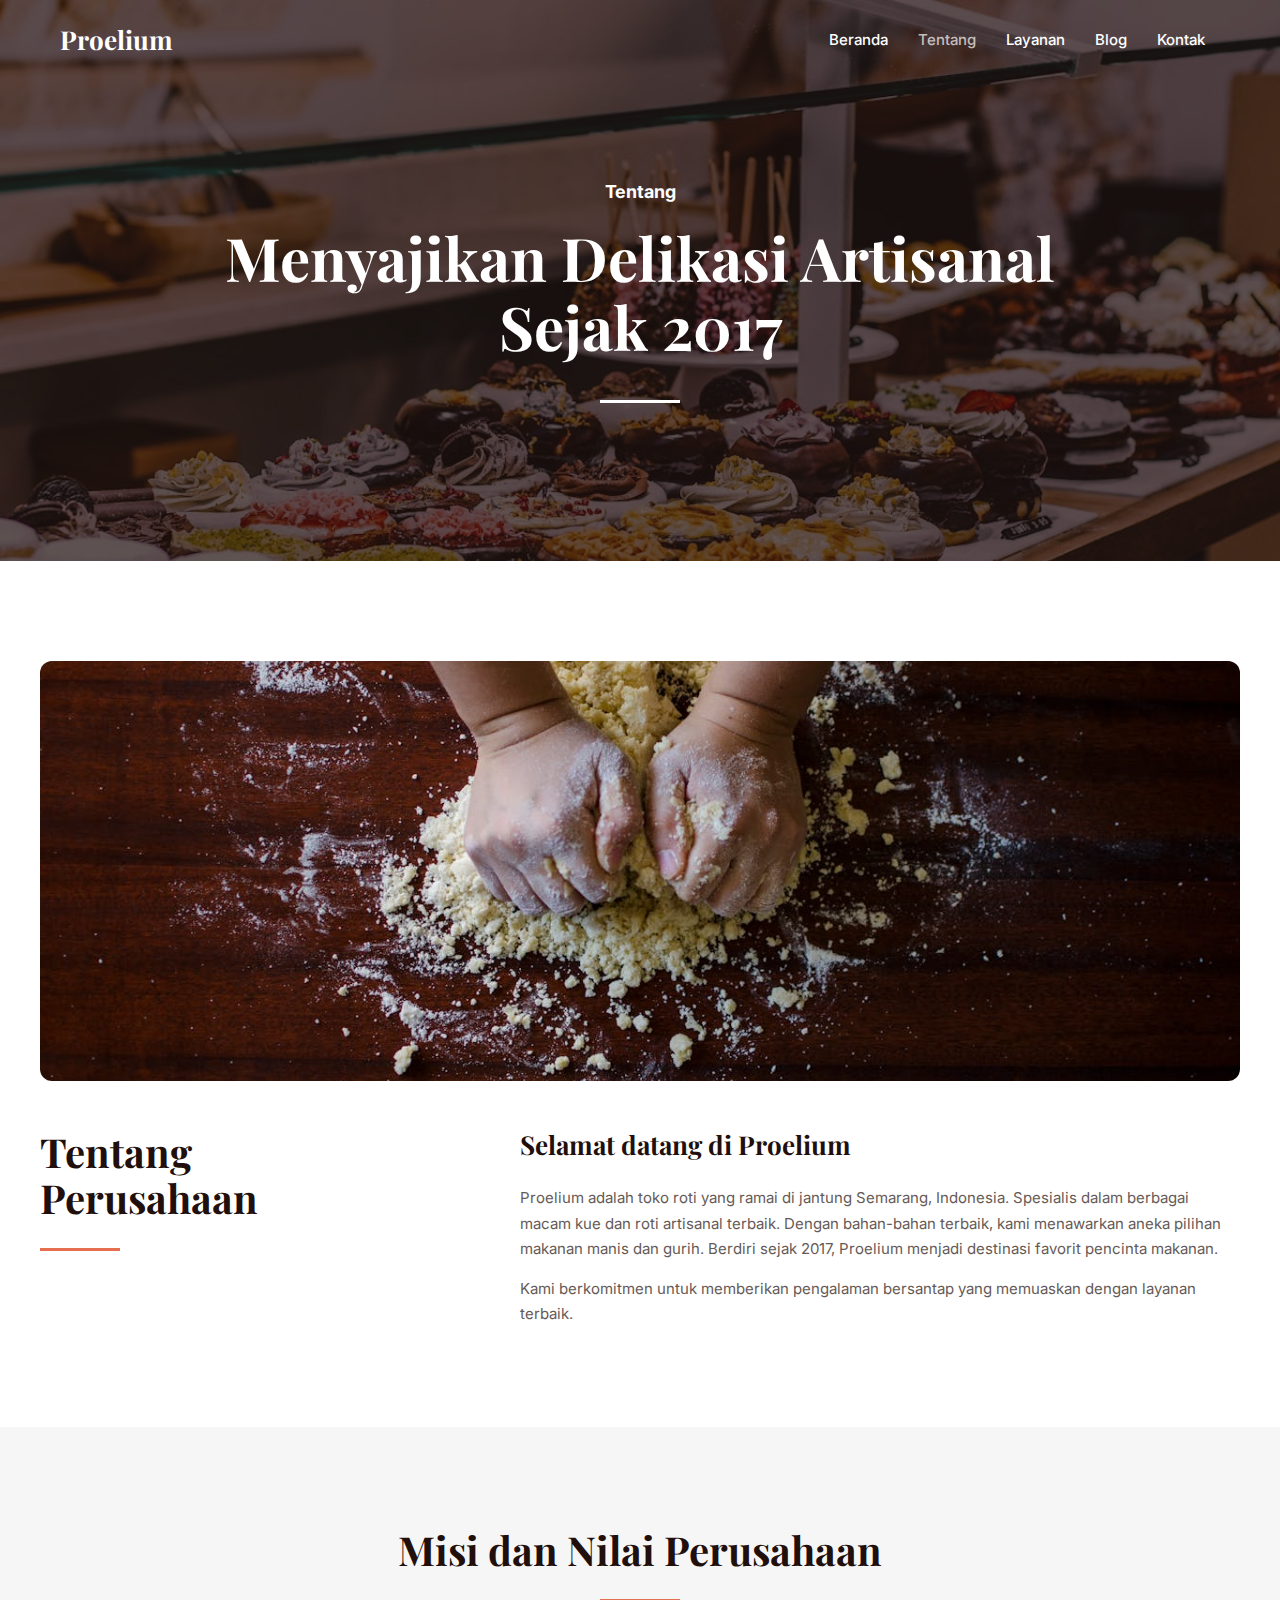
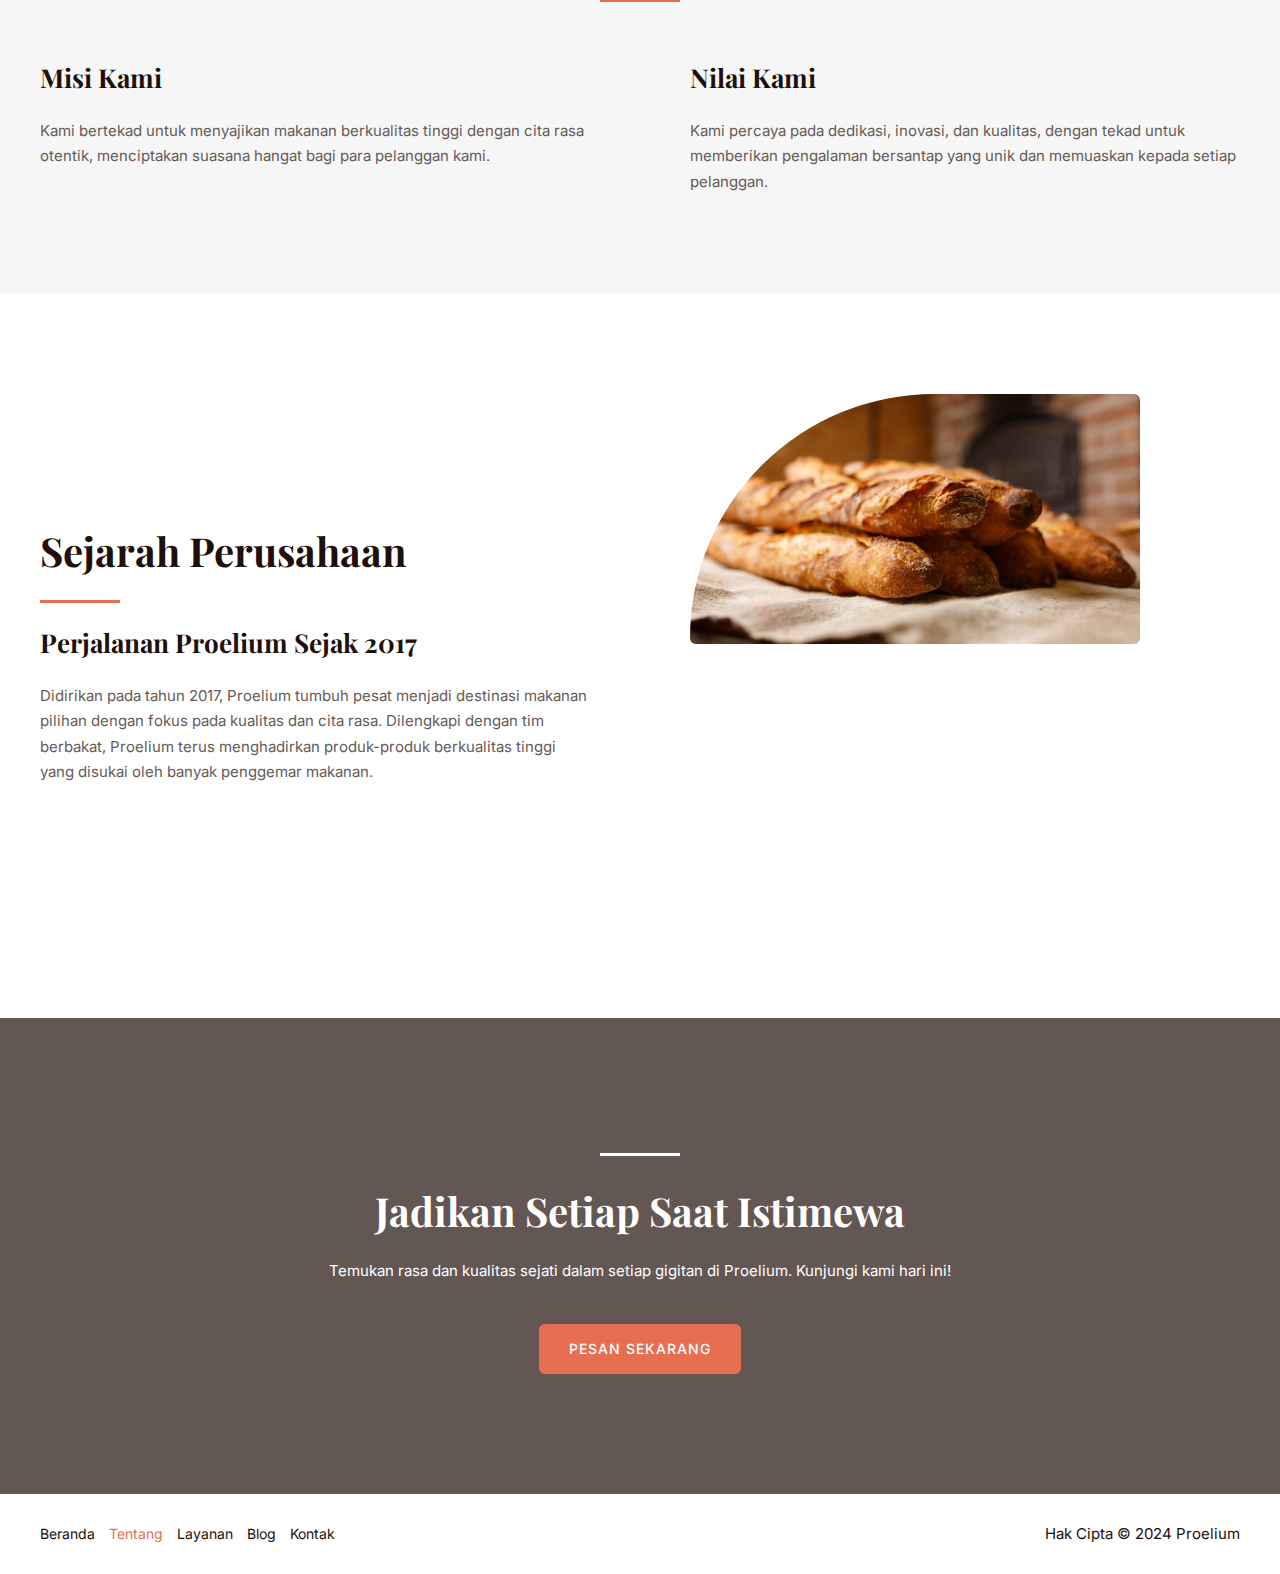
<file: about/index.html>
<!DOCTYPE html>
<html lang="id">
<head>
<meta charset="UTF-8">
<meta name="viewport" content="width=device-width, initial-scale=1">
	 <link rel="profile" href="https://gmpg.org/xfn/11"> 
	 <title>About &#8211; Proelium</title>
<meta name="robots" content="max-image-preview:large">
<link rel="dns-prefetch" href="//fonts.googleapis.com">
<link rel="alternate" type="application/rss+xml" title="Proelium &raquo; Feed" href="/feed/">
<link rel="alternate" type="application/rss+xml" title="Proelium &raquo; Umpan Komentar" href="/comments/feed/">
<script>
window._wpemojiSettings = {"baseUrl":"https:\/\/s.w.org\/images\/core\/emoji\/15.0.3\/72x72\/","ext":".png","svgUrl":"https:\/\/s.w.org\/images\/core\/emoji\/15.0.3\/svg\/","svgExt":".svg","source":{"concatemoji":"\/wp-includes\/js\/wp-emoji-release.min.js?ver=6.5.3"}};
/*! This file is auto-generated */
!function(i,n){var o,s,e;function c(e){try{var t={supportTests:e,timestamp:(new Date).valueOf()};sessionStorage.setItem(o,JSON.stringify(t))}catch(e){}}function p(e,t,n){e.clearRect(0,0,e.canvas.width,e.canvas.height),e.fillText(t,0,0);var t=new Uint32Array(e.getImageData(0,0,e.canvas.width,e.canvas.height).data),r=(e.clearRect(0,0,e.canvas.width,e.canvas.height),e.fillText(n,0,0),new Uint32Array(e.getImageData(0,0,e.canvas.width,e.canvas.height).data));return t.every(function(e,t){return e===r[t]})}function u(e,t,n){switch(t){case"flag":return n(e,"🏳️‍⚧️","🏳️​⚧️")?!1:!n(e,"🇺🇳","🇺​🇳")&&!n(e,"🏴󠁧󠁢󠁥󠁮󠁧󠁿","🏴​󠁧​󠁢​󠁥​󠁮​󠁧​󠁿");case"emoji":return!n(e,"🐦‍⬛","🐦​⬛")}return!1}function f(e,t,n){var r="undefined"!=typeof WorkerGlobalScope&&self instanceof WorkerGlobalScope?new OffscreenCanvas(300,150):i.createElement("canvas"),a=r.getContext("2d",{willReadFrequently:!0}),o=(a.textBaseline="top",a.font="600 32px Arial",{});return e.forEach(function(e){o[e]=t(a,e,n)}),o}function t(e){var t=i.createElement("script");t.src=e,t.defer=!0,i.head.appendChild(t)}"undefined"!=typeof Promise&&(o="wpEmojiSettingsSupports",s=["flag","emoji"],n.supports={everything:!0,everythingExceptFlag:!0},e=new Promise(function(e){i.addEventListener("DOMContentLoaded",e,{once:!0})}),new Promise(function(t){var n=function(){try{var e=JSON.parse(sessionStorage.getItem(o));if("object"==typeof e&&"number"==typeof e.timestamp&&(new Date).valueOf()<e.timestamp+604800&&"object"==typeof e.supportTests)return e.supportTests}catch(e){}return null}();if(!n){if("undefined"!=typeof Worker&&"undefined"!=typeof OffscreenCanvas&&"undefined"!=typeof URL&&URL.createObjectURL&&"undefined"!=typeof Blob)try{var e="postMessage("+f.toString()+"("+[JSON.stringify(s),u.toString(),p.toString()].join(",")+"));",r=new Blob([e],{type:"text/javascript"}),a=new Worker(URL.createObjectURL(r),{name:"wpTestEmojiSupports"});return void(a.onmessage=function(e){c(n=e.data),a.terminate(),t(n)})}catch(e){}c(n=f(s,u,p))}t(n)}).then(function(e){for(var t in e)n.supports[t]=e[t],n.supports.everything=n.supports.everything&&n.supports[t],"flag"!==t&&(n.supports.everythingExceptFlag=n.supports.everythingExceptFlag&&n.supports[t]);n.supports.everythingExceptFlag=n.supports.everythingExceptFlag&&!n.supports.flag,n.DOMReady=!1,n.readyCallback=function(){n.DOMReady=!0}}).then(function(){return e}).then(function(){var e;n.supports.everything||(n.readyCallback(),(e=n.source||{}).concatemoji?t(e.concatemoji):e.wpemoji&&e.twemoji&&(t(e.twemoji),t(e.wpemoji)))}))}((window,document),window._wpemojiSettings);
</script>
<link rel="stylesheet" id="astra-theme-css-css" href="/wp-content/themes/astra/assets/css/minified/main.min.css?ver=4.6.16" media="all">
<style id="astra-theme-css-inline-css">:root{--ast-post-nav-space:0;--ast-container-default-xlg-padding:2.5em;--ast-container-default-lg-padding:2.5em;--ast-container-default-slg-padding:2em;--ast-container-default-md-padding:2.5em;--ast-container-default-sm-padding:2.5em;--ast-container-default-xs-padding:2.4em;--ast-container-default-xxs-padding:1.8em;--ast-code-block-background:#ECEFF3;--ast-comment-inputs-background:#F9FAFB;--ast-normal-container-width:1200px;--ast-narrow-container-width:750px;--ast-blog-title-font-weight:600;--ast-blog-meta-weight:600;}html{font-size:93.75%;}a{color:var(--ast-global-color-0);}a:hover,a:focus{color:var(--ast-global-color-1);}body,button,input,select,textarea,.ast-button,.ast-custom-button{font-family:'Inter',sans-serif;font-weight:inherit;font-size:15px;font-size:1rem;line-height:var(--ast-body-line-height,1.7em);}blockquote{color:var(--ast-global-color-3);}h1,.entry-content h1,h2,.entry-content h2,h3,.entry-content h3,h4,.entry-content h4,h5,.entry-content h5,h6,.entry-content h6,.site-title,.site-title a{font-family:'Playfair Display',serif;font-weight:700;}.ast-site-identity .site-title a{color:var(--ast-global-color-2);}.site-title{font-size:26px;font-size:1.7333333333333rem;display:block;}.site-header .site-description{font-size:15px;font-size:1rem;display:none;}.entry-title{font-size:26px;font-size:1.7333333333333rem;}.ast-blog-single-element.ast-taxonomy-container a{font-size:14px;font-size:0.93333333333333rem;}.ast-blog-meta-container{font-size:13px;font-size:0.86666666666667rem;}.archive .ast-article-post .ast-article-inner,.blog .ast-article-post .ast-article-inner,.archive .ast-article-post .ast-article-inner:hover,.blog .ast-article-post .ast-article-inner:hover{overflow:hidden;}h1,.entry-content h1{font-size:60px;font-size:4rem;font-weight:700;font-family:'Playfair Display',serif;line-height:1.15em;}h2,.entry-content h2{font-size:40px;font-size:2.6666666666667rem;font-weight:700;font-family:'Playfair Display',serif;line-height:1.16em;}h3,.entry-content h3{font-size:26px;font-size:1.7333333333333rem;font-weight:700;font-family:'Playfair Display',serif;line-height:1.2em;}h4,.entry-content h4{font-size:24px;font-size:1.6rem;line-height:1.3em;font-weight:700;font-family:'Playfair Display',serif;}h5,.entry-content h5{font-size:18px;font-size:1.2rem;line-height:1.36em;font-weight:700;font-family:'Playfair Display',serif;}h6,.entry-content h6{font-size:14px;font-size:0.93333333333333rem;line-height:1em;font-weight:500;font-family:'Montserrat',sans-serif;letter-spacing:2px;}::selection{background-color:var(--ast-global-color-0);color:#000000;}body,h1,.entry-title a,.entry-content h1,h2,.entry-content h2,h3,.entry-content h3,h4,.entry-content h4,h5,.entry-content h5,h6,.entry-content h6{color:var(--ast-global-color-3);}.tagcloud a:hover,.tagcloud a:focus,.tagcloud a.current-item{color:#000000;border-color:var(--ast-global-color-0);background-color:var(--ast-global-color-0);}input:focus,input[type="text"]:focus,input[type="email"]:focus,input[type="url"]:focus,input[type="password"]:focus,input[type="reset"]:focus,input[type="search"]:focus,textarea:focus{border-color:var(--ast-global-color-0);}input[type="radio"]:checked,input[type=reset],input[type="checkbox"]:checked,input[type="checkbox"]:hover:checked,input[type="checkbox"]:focus:checked,input[type=range]::-webkit-slider-thumb{border-color:var(--ast-global-color-0);background-color:var(--ast-global-color-0);box-shadow:none;}.site-footer a:hover + .post-count,.site-footer a:focus + .post-count{background:var(--ast-global-color-0);border-color:var(--ast-global-color-0);}.single .nav-links .nav-previous,.single .nav-links .nav-next{color:var(--ast-global-color-0);}.entry-meta,.entry-meta *{line-height:1.45;color:var(--ast-global-color-0);font-weight:600;}.entry-meta a:not(.ast-button):hover,.entry-meta a:not(.ast-button):hover *,.entry-meta a:not(.ast-button):focus,.entry-meta a:not(.ast-button):focus *,.page-links > .page-link,.page-links .page-link:hover,.post-navigation a:hover{color:var(--ast-global-color-1);}#cat option,.secondary .calendar_wrap thead a,.secondary .calendar_wrap thead a:visited{color:var(--ast-global-color-0);}.secondary .calendar_wrap #today,.ast-progress-val span{background:var(--ast-global-color-0);}.secondary a:hover + .post-count,.secondary a:focus + .post-count{background:var(--ast-global-color-0);border-color:var(--ast-global-color-0);}.calendar_wrap #today > a{color:#000000;}.page-links .page-link,.single .post-navigation a{color:var(--ast-global-color-3);}.ast-search-menu-icon .search-form button.search-submit{padding:0 4px;}.ast-search-menu-icon form.search-form{padding-right:0;}.ast-search-menu-icon.slide-search input.search-field{width:0;}.ast-header-search .ast-search-menu-icon.ast-dropdown-active .search-form,.ast-header-search .ast-search-menu-icon.ast-dropdown-active .search-field:focus{transition:all 0.2s;}.search-form input.search-field:focus{outline:none;}.ast-search-menu-icon .search-form button.search-submit:focus,.ast-theme-transparent-header .ast-header-search .ast-dropdown-active .ast-icon,.ast-theme-transparent-header .ast-inline-search .search-field:focus .ast-icon{color:var(--ast-global-color-1);}.ast-header-search .slide-search .search-form{border:2px solid var(--ast-global-color-0);}.ast-header-search .slide-search .search-field{background-color:#fff;}.ast-archive-title{color:var(--ast-global-color-2);}.widget-title,.widget .wp-block-heading{font-size:21px;font-size:1.4rem;color:var(--ast-global-color-2);}.ast-single-post .entry-content a,.ast-comment-content a:not(.ast-comment-edit-reply-wrap a){text-decoration:underline;}.ast-single-post .elementor-button-wrapper .elementor-button,.ast-single-post .entry-content .uagb-tab a,.ast-single-post .entry-content .uagb-ifb-cta a,.ast-single-post .entry-content .uabb-module-content a,.ast-single-post .entry-content .uagb-post-grid a,.ast-single-post .entry-content .uagb-timeline a,.ast-single-post .entry-content .uagb-toc__wrap a,.ast-single-post .entry-content .uagb-taxomony-box a,.ast-single-post .entry-content .woocommerce a,.entry-content .wp-block-latest-posts > li > a,.ast-single-post .entry-content .wp-block-file__button,li.ast-post-filter-single,.ast-single-post .ast-comment-content .comment-reply-link,.ast-single-post .ast-comment-content .comment-edit-link{text-decoration:none;}.ast-search-menu-icon.slide-search a:focus-visible:focus-visible,.astra-search-icon:focus-visible,#close:focus-visible,a:focus-visible,.ast-menu-toggle:focus-visible,.site .skip-link:focus-visible,.wp-block-loginout input:focus-visible,.wp-block-search.wp-block-search__button-inside .wp-block-search__inside-wrapper,.ast-header-navigation-arrow:focus-visible,.woocommerce .wc-proceed-to-checkout > .checkout-button:focus-visible,.woocommerce .woocommerce-MyAccount-navigation ul li a:focus-visible,.ast-orders-table__row .ast-orders-table__cell:focus-visible,.woocommerce .woocommerce-order-details .order-again > .button:focus-visible,.woocommerce .woocommerce-message a.button.wc-forward:focus-visible,.woocommerce #minus_qty:focus-visible,.woocommerce #plus_qty:focus-visible,a#ast-apply-coupon:focus-visible,.woocommerce .woocommerce-info a:focus-visible,.woocommerce .astra-shop-summary-wrap a:focus-visible,.woocommerce a.wc-forward:focus-visible,#ast-apply-coupon:focus-visible,.woocommerce-js .woocommerce-mini-cart-item a.remove:focus-visible,#close:focus-visible,.button.search-submit:focus-visible,#search_submit:focus,.normal-search:focus-visible,.ast-header-account-wrap:focus-visible{outline-style:dotted;outline-color:inherit;outline-width:thin;}input:focus,input[type="text"]:focus,input[type="email"]:focus,input[type="url"]:focus,input[type="password"]:focus,input[type="reset"]:focus,input[type="search"]:focus,input[type="number"]:focus,textarea:focus,.wp-block-search__input:focus,[data-section="section-header-mobile-trigger"] .ast-button-wrap .ast-mobile-menu-trigger-minimal:focus,.ast-mobile-popup-drawer.active .menu-toggle-close:focus,.woocommerce-ordering select.orderby:focus,#ast-scroll-top:focus,#coupon_code:focus,.woocommerce-page #comment:focus,.woocommerce #reviews #respond input#submit:focus,.woocommerce a.add_to_cart_button:focus,.woocommerce .button.single_add_to_cart_button:focus,.woocommerce .woocommerce-cart-form button:focus,.woocommerce .woocommerce-cart-form__cart-item .quantity .qty:focus,.woocommerce .woocommerce-billing-fields .woocommerce-billing-fields__field-wrapper .woocommerce-input-wrapper > .input-text:focus,.woocommerce #order_comments:focus,.woocommerce #place_order:focus,.woocommerce .woocommerce-address-fields .woocommerce-address-fields__field-wrapper .woocommerce-input-wrapper > .input-text:focus,.woocommerce .woocommerce-MyAccount-content form button:focus,.woocommerce .woocommerce-MyAccount-content .woocommerce-EditAccountForm .woocommerce-form-row .woocommerce-Input.input-text:focus,.woocommerce .ast-woocommerce-container .woocommerce-pagination ul.page-numbers li a:focus,body #content .woocommerce form .form-row .select2-container--default .select2-selection--single:focus,#ast-coupon-code:focus,.woocommerce.woocommerce-js .quantity input[type=number]:focus,.woocommerce-js .woocommerce-mini-cart-item .quantity input[type=number]:focus,.woocommerce p#ast-coupon-trigger:focus{border-style:dotted;border-color:inherit;border-width:thin;}input{outline:none;}.ast-logo-title-inline .site-logo-img{padding-right:1em;}body .ast-oembed-container *{position:absolute;top:0;width:100%;height:100%;left:0;}body .wp-block-embed-pocket-casts .ast-oembed-container *{position:unset;}.ast-single-post-featured-section + article {margin-top: 2em;}.site-content .ast-single-post-featured-section img {width: 100%;overflow: hidden;object-fit: cover;}.ast-separate-container .site-content .ast-single-post-featured-section + article {margin-top: -80px;z-index: 9;position: relative;border-radius: 4px;}@media (min-width: 922px) {.ast-no-sidebar .site-content .ast-article-image-container--wide {margin-left: -120px;margin-right: -120px;max-width: unset;width: unset;}.ast-left-sidebar .site-content .ast-article-image-container--wide,.ast-right-sidebar .site-content .ast-article-image-container--wide {margin-left: -10px;margin-right: -10px;}.site-content .ast-article-image-container--full {margin-left: calc( -50vw + 50%);margin-right: calc( -50vw + 50%);max-width: 100vw;width: 100vw;}.ast-left-sidebar .site-content .ast-article-image-container--full,.ast-right-sidebar .site-content .ast-article-image-container--full {margin-left: -10px;margin-right: -10px;max-width: inherit;width: auto;}}.site > .ast-single-related-posts-container {margin-top: 0;}@media (min-width: 922px) {.ast-desktop .ast-container--narrow {max-width: var(--ast-narrow-container-width);margin: 0 auto;}}input[type="text"],input[type="number"],input[type="email"],input[type="url"],input[type="password"],input[type="search"],input[type=reset],input[type=tel],input[type=date],select,textarea{font-size:16px;font-style:normal;font-weight:400;line-height:24px;width:100%;padding:12px 16px;border-radius:4px;box-shadow:0px 1px 2px 0px rgba(0,0,0,0.05);color:var(--ast-form-input-text,#475569);}input[type="text"],input[type="number"],input[type="email"],input[type="url"],input[type="password"],input[type="search"],input[type=reset],input[type=tel],input[type=date],select{height:40px;}input[type="date"]{border-width:1px;border-style:solid;border-color:var(--ast-border-color);}input[type="text"]:focus,input[type="number"]:focus,input[type="email"]:focus,input[type="url"]:focus,input[type="password"]:focus,input[type="search"]:focus,input[type=reset]:focus,input[type="tel"]:focus,input[type="date"]:focus,select:focus,textarea:focus{border-color:#046BD2;box-shadow:none;outline:none;color:var(--ast-form-input-focus-text,#475569);}label,legend{color:#111827;font-size:14px;font-style:normal;font-weight:500;line-height:20px;}select{padding:6px 10px;}fieldset{padding:30px;border-radius:4px;}button,.ast-button,.button,input[type="button"],input[type="reset"],input[type="submit"]{border-radius:4px;box-shadow:0px 1px 2px 0px rgba(0,0,0,0.05);}:root{--ast-comment-inputs-background:#FFF;}::placeholder{color:var(--ast-form-field-color,#9CA3AF);}::-ms-input-placeholder{color:var(--ast-form-field-color,#9CA3AF);}@media (max-width:921.9px){#ast-desktop-header{display:none;}}@media (min-width:922px){#ast-mobile-header{display:none;}}.wp-block-buttons.aligncenter{justify-content:center;}@media (max-width:921px){.ast-theme-transparent-header #primary,.ast-theme-transparent-header #secondary{padding:0;}}@media (max-width:921px){.ast-plain-container.ast-no-sidebar #primary{padding:0;}}.ast-plain-container.ast-no-sidebar #primary{margin-top:0;margin-bottom:0;}@media (max-width:921px){.ast-separate-container #primary,.ast-narrow-container #primary{padding-top:0px;}}@media (max-width:544px){.ast-separate-container #primary,.ast-narrow-container #primary{padding-top:0px;}}@media (max-width:921px){.ast-separate-container #primary,.ast-narrow-container #primary{padding-bottom:0px;}}@media (max-width:544px){.ast-separate-container #primary,.ast-narrow-container #primary{padding-bottom:0px;}}.wp-block-button.is-style-outline .wp-block-button__link{border-color:var(--ast-global-color-0);border-top-width:2px;border-right-width:2px;border-bottom-width:2px;border-left-width:2px;}div.wp-block-button.is-style-outline > .wp-block-button__link:not(.has-text-color),div.wp-block-button.wp-block-button__link.is-style-outline:not(.has-text-color){color:var(--ast-global-color-0);}.wp-block-button.is-style-outline .wp-block-button__link:hover,.wp-block-buttons .wp-block-button.is-style-outline .wp-block-button__link:focus,.wp-block-buttons .wp-block-button.is-style-outline > .wp-block-button__link:not(.has-text-color):hover,.wp-block-buttons .wp-block-button.wp-block-button__link.is-style-outline:not(.has-text-color):hover{color:#ffffff;background-color:var(--ast-global-color-1);border-color:var(--ast-global-color-1);}.post-page-numbers.current .page-link,.ast-pagination .page-numbers.current{color:#000000;border-color:var(--ast-global-color-0);background-color:var(--ast-global-color-0);}.wp-block-button.is-style-outline .wp-block-button__link{border-top-width:2px;border-right-width:2px;border-bottom-width:2px;border-left-width:2px;}.wp-block-buttons .wp-block-button.is-style-outline .wp-block-button__link.wp-element-button,.ast-outline-button,.wp-block-uagb-buttons-child .uagb-buttons-repeater.ast-outline-button{border-color:var(--ast-global-color-0);border-top-width:2px;border-right-width:2px;border-bottom-width:2px;border-left-width:2px;font-family:'Montserrat',sans-serif;font-weight:500;font-size:14px;font-size:0.93333333333333rem;line-height:1em;text-transform:uppercase;letter-spacing:2px;padding-top:16px;padding-right:28px;padding-bottom:16px;padding-left:28px;border-top-left-radius:6px;border-top-right-radius:6px;border-bottom-right-radius:6px;border-bottom-left-radius:6px;}.wp-block-buttons .wp-block-button.is-style-outline > .wp-block-button__link:not(.has-text-color),.wp-block-buttons .wp-block-button.wp-block-button__link.is-style-outline:not(.has-text-color),.ast-outline-button{color:var(--ast-global-color-0);}.wp-block-button.is-style-outline .wp-block-button__link:hover,.wp-block-buttons .wp-block-button.is-style-outline .wp-block-button__link:focus,.wp-block-buttons .wp-block-button.is-style-outline > .wp-block-button__link:not(.has-text-color):hover,.wp-block-buttons .wp-block-button.wp-block-button__link.is-style-outline:not(.has-text-color):hover,.ast-outline-button:hover,.ast-outline-button:focus,.wp-block-uagb-buttons-child .uagb-buttons-repeater.ast-outline-button:hover,.wp-block-uagb-buttons-child .uagb-buttons-repeater.ast-outline-button:focus{color:#ffffff;background-color:var(--ast-global-color-1);border-color:var(--ast-global-color-1);}.ast-single-post .entry-content a.ast-outline-button,.ast-single-post .entry-content .is-style-outline>.wp-block-button__link{text-decoration:none;}.uagb-buttons-repeater.ast-outline-button{border-radius:9999px;}@media (max-width:921px){.wp-block-buttons .wp-block-button.is-style-outline .wp-block-button__link.wp-element-button,.ast-outline-button,.wp-block-uagb-buttons-child .uagb-buttons-repeater.ast-outline-button{font-size:14px;font-size:0.93333333333333rem;padding-top:14px;padding-right:24px;padding-bottom:14px;padding-left:24px;border-top-left-radius:6px;border-top-right-radius:6px;border-bottom-right-radius:6px;border-bottom-left-radius:6px;}}@media (max-width:544px){.wp-block-buttons .wp-block-button.is-style-outline .wp-block-button__link.wp-element-button,.ast-outline-button,.wp-block-uagb-buttons-child .uagb-buttons-repeater.ast-outline-button{font-size:14px;font-size:0.93333333333333rem;padding-top:14px;padding-right:22px;padding-bottom:14px;padding-left:22px;border-top-left-radius:6px;border-top-right-radius:6px;border-bottom-right-radius:6px;border-bottom-left-radius:6px;}}.entry-content[ast-blocks-layout] > figure{margin-bottom:1em;}h1.widget-title{font-weight:700;}h2.widget-title{font-weight:700;}h3.widget-title{font-weight:700;}#page{display:flex;flex-direction:column;min-height:100vh;}.ast-404-layout-1 h1.page-title{color:var(--ast-global-color-2);}.single .post-navigation a{line-height:1em;height:inherit;}.error-404 .page-sub-title{font-size:1.5rem;font-weight:inherit;}.search .site-content .content-area .search-form{margin-bottom:0;}#page .site-content{flex-grow:1;}.widget{margin-bottom:1.25em;}#secondary li{line-height:1.5em;}#secondary .wp-block-group h2{margin-bottom:0.7em;}#secondary h2{font-size:1.7rem;}.ast-separate-container .ast-article-post,.ast-separate-container .ast-article-single,.ast-separate-container .comment-respond{padding:3em;}.ast-separate-container .ast-article-single .ast-article-single{padding:0;}.ast-article-single .wp-block-post-template-is-layout-grid{padding-left:0;}.ast-separate-container .comments-title,.ast-narrow-container .comments-title{padding:1.5em 2em;}.ast-page-builder-template .comment-form-textarea,.ast-comment-formwrap .ast-grid-common-col{padding:0;}.ast-comment-formwrap{padding:0;display:inline-flex;column-gap:20px;width:100%;margin-left:0;margin-right:0;}.comments-area textarea#comment:focus,.comments-area textarea#comment:active,.comments-area .ast-comment-formwrap input[type="text"]:focus,.comments-area .ast-comment-formwrap input[type="text"]:active {box-shadow:none;outline:none;}.archive.ast-page-builder-template .entry-header{margin-top:2em;}.ast-page-builder-template .ast-comment-formwrap{width:100%;}.entry-title{margin-bottom:0.6em;}.ast-archive-description p{font-size:inherit;font-weight:inherit;line-height:inherit;}.ast-separate-container .ast-comment-list li.depth-1,.hentry{margin-bottom:1.5em;}.site-content section.ast-archive-description{margin-bottom:2em;}@media (min-width:921px){.ast-left-sidebar.ast-page-builder-template #secondary,.archive.ast-right-sidebar.ast-page-builder-template .site-main{padding-left:20px;padding-right:20px;}}@media (max-width:544px){.ast-comment-formwrap.ast-row{column-gap:10px;display:inline-block;}#ast-commentform .ast-grid-common-col{position:relative;width:100%;}}@media (min-width:1201px){.ast-separate-container .ast-article-post,.ast-separate-container .ast-article-single,.ast-separate-container .ast-author-box,.ast-separate-container .ast-404-layout-1,.ast-separate-container .no-results{padding:3em;}}@media (max-width:921px){.ast-separate-container #primary,.ast-separate-container #secondary{padding:1.5em 0;}#primary,#secondary{padding:1.5em 0;margin:0;}.ast-left-sidebar #content > .ast-container{display:flex;flex-direction:column-reverse;width:100%;}}@media (min-width:922px){.ast-separate-container.ast-right-sidebar #primary,.ast-separate-container.ast-left-sidebar #primary{border:0;}.search-no-results.ast-separate-container #primary{margin-bottom:4em;}}.wp-block-button .wp-block-button__link{color:#ffffff;}.wp-block-button .wp-block-button__link:hover,.wp-block-button .wp-block-button__link:focus{color:#ffffff;background-color:var(--ast-global-color-1);border-color:var(--ast-global-color-1);}.elementor-widget-heading h1.elementor-heading-title{line-height:1.15em;}.elementor-widget-heading h2.elementor-heading-title{line-height:1.16em;}.elementor-widget-heading h3.elementor-heading-title{line-height:1.2em;}.elementor-widget-heading h4.elementor-heading-title{line-height:1.3em;}.elementor-widget-heading h5.elementor-heading-title{line-height:1.36em;}.elementor-widget-heading h6.elementor-heading-title{line-height:1em;}.wp-block-button .wp-block-button__link,.wp-block-search .wp-block-search__button,body .wp-block-file .wp-block-file__button{border-style:solid;border-top-width:2px;border-right-width:2px;border-left-width:2px;border-bottom-width:2px;border-color:var(--ast-global-color-0);background-color:var(--ast-global-color-0);color:#ffffff;font-family:'Inter',sans-serif;font-weight:500;line-height:1em;text-transform:uppercase;letter-spacing:1px;font-size:14px;font-size:0.93333333333333rem;border-top-left-radius:6px;border-top-right-radius:6px;border-bottom-right-radius:6px;border-bottom-left-radius:6px;padding-top:16px;padding-right:28px;padding-bottom:16px;padding-left:28px;}.ast-single-post .entry-content .wp-block-button .wp-block-button__link,.ast-single-post .entry-content .wp-block-search .wp-block-search__button,body .entry-content .wp-block-file .wp-block-file__button{text-decoration:none;}@media (max-width:921px){.wp-block-button .wp-block-button__link,.wp-block-search .wp-block-search__button,body .wp-block-file .wp-block-file__button{font-size:14px;font-size:0.93333333333333rem;padding-top:14px;padding-right:24px;padding-bottom:14px;padding-left:24px;border-top-left-radius:6px;border-top-right-radius:6px;border-bottom-right-radius:6px;border-bottom-left-radius:6px;}}@media (max-width:544px){.wp-block-button .wp-block-button__link,.wp-block-search .wp-block-search__button,body .wp-block-file .wp-block-file__button{font-size:14px;font-size:0.93333333333333rem;padding-top:14px;padding-right:22px;padding-bottom:14px;padding-left:22px;border-top-left-radius:6px;border-top-right-radius:6px;border-bottom-right-radius:6px;border-bottom-left-radius:6px;}}.menu-toggle,button,.ast-button,.ast-custom-button,.button,input#submit,input[type="button"],input[type="submit"],input[type="reset"],#comments .submit,.search .search-submit,form[CLASS*="wp-block-search__"].wp-block-search .wp-block-search__inside-wrapper .wp-block-search__button,body .wp-block-file .wp-block-file__button,.search .search-submit,.woocommerce-js a.button,.woocommerce button.button,.woocommerce .woocommerce-message a.button,.woocommerce #respond input#submit.alt,.woocommerce input.button.alt,.woocommerce input.button,.woocommerce input.button:disabled,.woocommerce input.button:disabled[disabled],.woocommerce input.button:disabled:hover,.woocommerce input.button:disabled[disabled]:hover,.woocommerce #respond input#submit,.woocommerce button.button.alt.disabled,.wc-block-grid__products .wc-block-grid__product .wp-block-button__link,.wc-block-grid__product-onsale,[CLASS*="wc-block"] button,.woocommerce-js .astra-cart-drawer .astra-cart-drawer-content .woocommerce-mini-cart__buttons .button:not(.checkout):not(.ast-continue-shopping),.woocommerce-js .astra-cart-drawer .astra-cart-drawer-content .woocommerce-mini-cart__buttons a.checkout,.woocommerce button.button.alt.disabled.wc-variation-selection-needed,[CLASS*="wc-block"] .wc-block-components-button{border-style:solid;border-top-width:2px;border-right-width:2px;border-left-width:2px;border-bottom-width:2px;color:#ffffff;border-color:var(--ast-global-color-0);background-color:var(--ast-global-color-0);padding-top:16px;padding-right:28px;padding-bottom:16px;padding-left:28px;font-family:'Inter',sans-serif;font-weight:500;font-size:14px;font-size:0.93333333333333rem;line-height:1em;text-transform:uppercase;letter-spacing:1px;border-top-left-radius:6px;border-top-right-radius:6px;border-bottom-right-radius:6px;border-bottom-left-radius:6px;}button:focus,.menu-toggle:hover,button:hover,.ast-button:hover,.ast-custom-button:hover .button:hover,.ast-custom-button:hover ,input[type=reset]:hover,input[type=reset]:focus,input#submit:hover,input#submit:focus,input[type="button"]:hover,input[type="button"]:focus,input[type="submit"]:hover,input[type="submit"]:focus,form[CLASS*="wp-block-search__"].wp-block-search .wp-block-search__inside-wrapper .wp-block-search__button:hover,form[CLASS*="wp-block-search__"].wp-block-search .wp-block-search__inside-wrapper .wp-block-search__button:focus,body .wp-block-file .wp-block-file__button:hover,body .wp-block-file .wp-block-file__button:focus,.woocommerce-js a.button:hover,.woocommerce button.button:hover,.woocommerce .woocommerce-message a.button:hover,.woocommerce #respond input#submit:hover,.woocommerce #respond input#submit.alt:hover,.woocommerce input.button.alt:hover,.woocommerce input.button:hover,.woocommerce button.button.alt.disabled:hover,.wc-block-grid__products .wc-block-grid__product .wp-block-button__link:hover,[CLASS*="wc-block"] button:hover,.woocommerce-js .astra-cart-drawer .astra-cart-drawer-content .woocommerce-mini-cart__buttons .button:not(.checkout):not(.ast-continue-shopping):hover,.woocommerce-js .astra-cart-drawer .astra-cart-drawer-content .woocommerce-mini-cart__buttons a.checkout:hover,.woocommerce button.button.alt.disabled.wc-variation-selection-needed:hover,[CLASS*="wc-block"] .wc-block-components-button:hover,[CLASS*="wc-block"] .wc-block-components-button:focus{color:#ffffff;background-color:var(--ast-global-color-1);border-color:var(--ast-global-color-1);}form[CLASS*="wp-block-search__"].wp-block-search .wp-block-search__inside-wrapper .wp-block-search__button.has-icon{padding-top:calc(16px - 3px);padding-right:calc(28px - 3px);padding-bottom:calc(16px - 3px);padding-left:calc(28px - 3px);}@media (max-width:921px){.menu-toggle,button,.ast-button,.ast-custom-button,.button,input#submit,input[type="button"],input[type="submit"],input[type="reset"],#comments .submit,.search .search-submit,form[CLASS*="wp-block-search__"].wp-block-search .wp-block-search__inside-wrapper .wp-block-search__button,body .wp-block-file .wp-block-file__button,.search .search-submit,.woocommerce-js a.button,.woocommerce button.button,.woocommerce .woocommerce-message a.button,.woocommerce #respond input#submit.alt,.woocommerce input.button.alt,.woocommerce input.button,.woocommerce input.button:disabled,.woocommerce input.button:disabled[disabled],.woocommerce input.button:disabled:hover,.woocommerce input.button:disabled[disabled]:hover,.woocommerce #respond input#submit,.woocommerce button.button.alt.disabled,.wc-block-grid__products .wc-block-grid__product .wp-block-button__link,.wc-block-grid__product-onsale,[CLASS*="wc-block"] button,.woocommerce-js .astra-cart-drawer .astra-cart-drawer-content .woocommerce-mini-cart__buttons .button:not(.checkout):not(.ast-continue-shopping),.woocommerce-js .astra-cart-drawer .astra-cart-drawer-content .woocommerce-mini-cart__buttons a.checkout,.woocommerce button.button.alt.disabled.wc-variation-selection-needed,[CLASS*="wc-block"] .wc-block-components-button{padding-top:14px;padding-right:24px;padding-bottom:14px;padding-left:24px;font-size:14px;font-size:0.93333333333333rem;border-top-left-radius:6px;border-top-right-radius:6px;border-bottom-right-radius:6px;border-bottom-left-radius:6px;}}@media (max-width:544px){.menu-toggle,button,.ast-button,.ast-custom-button,.button,input#submit,input[type="button"],input[type="submit"],input[type="reset"],#comments .submit,.search .search-submit,form[CLASS*="wp-block-search__"].wp-block-search .wp-block-search__inside-wrapper .wp-block-search__button,body .wp-block-file .wp-block-file__button,.search .search-submit,.woocommerce-js a.button,.woocommerce button.button,.woocommerce .woocommerce-message a.button,.woocommerce #respond input#submit.alt,.woocommerce input.button.alt,.woocommerce input.button,.woocommerce input.button:disabled,.woocommerce input.button:disabled[disabled],.woocommerce input.button:disabled:hover,.woocommerce input.button:disabled[disabled]:hover,.woocommerce #respond input#submit,.woocommerce button.button.alt.disabled,.wc-block-grid__products .wc-block-grid__product .wp-block-button__link,.wc-block-grid__product-onsale,[CLASS*="wc-block"] button,.woocommerce-js .astra-cart-drawer .astra-cart-drawer-content .woocommerce-mini-cart__buttons .button:not(.checkout):not(.ast-continue-shopping),.woocommerce-js .astra-cart-drawer .astra-cart-drawer-content .woocommerce-mini-cart__buttons a.checkout,.woocommerce button.button.alt.disabled.wc-variation-selection-needed,[CLASS*="wc-block"] .wc-block-components-button{padding-top:14px;padding-right:22px;padding-bottom:14px;padding-left:22px;font-size:14px;font-size:0.93333333333333rem;border-top-left-radius:6px;border-top-right-radius:6px;border-bottom-right-radius:6px;border-bottom-left-radius:6px;}}@media (max-width:921px){.menu-toggle,button,.ast-button,.button,input#submit,input[type="button"],input[type="submit"],input[type="reset"]{font-size:14px;font-size:0.93333333333333rem;}.ast-mobile-header-stack .main-header-bar .ast-search-menu-icon{display:inline-block;}.ast-header-break-point.ast-header-custom-item-outside .ast-mobile-header-stack .main-header-bar .ast-search-icon{margin:0;}.ast-comment-avatar-wrap img{max-width:2.5em;}.ast-comment-meta{padding:0 1.8888em 1.3333em;}}@media (min-width:544px){.ast-container{max-width:100%;}}@media (max-width:544px){.ast-separate-container .ast-article-post,.ast-separate-container .ast-article-single,.ast-separate-container .comments-title,.ast-separate-container .ast-archive-description{padding:1.5em 1em;}.ast-separate-container #content .ast-container{padding-left:0.54em;padding-right:0.54em;}.ast-separate-container .ast-comment-list .bypostauthor{padding:.5em;}.ast-search-menu-icon.ast-dropdown-active .search-field{width:170px;}.menu-toggle,button,.ast-button,.button,input#submit,input[type="button"],input[type="submit"],input[type="reset"]{font-size:14px;font-size:0.93333333333333rem;}}.ast-separate-container{background-color:var(--ast-global-color-4);;background-image:none;;}@media (max-width:921px){.widget-title{font-size:20px;font-size:1.4285714285714rem;}body,button,input,select,textarea,.ast-button,.ast-custom-button{font-size:14px;font-size:0.93333333333333rem;}#secondary,#secondary button,#secondary input,#secondary select,#secondary textarea{font-size:14px;font-size:0.93333333333333rem;}.site-title{font-size:20px;font-size:1.3333333333333rem;display:block;}.site-header .site-description{display:none;}.entry-title{font-size:24px;font-size:1.6rem;}h1,.entry-content h1{font-size:48px;}h2,.entry-content h2{font-size:30px;}h3,.entry-content h3{font-size:24px;}h4,.entry-content h4{font-size:20px;font-size:1.3333333333333rem;}h5,.entry-content h5{font-size:16px;font-size:1.0666666666667rem;}h6,.entry-content h6{font-size:14px;font-size:0.93333333333333rem;}}@media (max-width:544px){.widget-title{font-size:20px;font-size:1.4285714285714rem;}body,button,input,select,textarea,.ast-button,.ast-custom-button{font-size:14px;font-size:0.93333333333333rem;}#secondary,#secondary button,#secondary input,#secondary select,#secondary textarea{font-size:14px;font-size:0.93333333333333rem;}.site-title{font-size:18px;font-size:1.2rem;display:block;}.site-header .site-description{display:none;}.entry-title{font-size:24px;font-size:1.6rem;}h1,.entry-content h1{font-size:38px;}h2,.entry-content h2{font-size:30px;}h3,.entry-content h3{font-size:24px;}h4,.entry-content h4{font-size:20px;font-size:1.3333333333333rem;}h5,.entry-content h5{font-size:16px;font-size:1.0666666666667rem;}h6,.entry-content h6{font-size:14px;font-size:0.93333333333333rem;}}@media (max-width:544px){html{font-size:93.75%;}}@media (min-width:922px){.ast-container{max-width:1240px;}}@media (min-width:922px){.site-content .ast-container{display:flex;}}@media (max-width:921px){.site-content .ast-container{flex-direction:column;}}.entry-content h1,.entry-content h2,.entry-content h3,.entry-content h4,.entry-content h5,.entry-content h6{clear:none;}@media (min-width:922px){.main-header-menu .sub-menu .menu-item.ast-left-align-sub-menu:hover > .sub-menu,.main-header-menu .sub-menu .menu-item.ast-left-align-sub-menu.focus > .sub-menu{margin-left:-0px;}}.ast-theme-transparent-header [data-section="section-header-mobile-trigger"] .ast-button-wrap .mobile-menu-toggle-icon .ast-mobile-svg{fill:#ffffff;}.ast-theme-transparent-header [data-section="section-header-mobile-trigger"] .ast-button-wrap .mobile-menu-wrap .mobile-menu{color:#ffffff;}.ast-theme-transparent-header [data-section="section-header-mobile-trigger"] .ast-button-wrap .ast-mobile-menu-trigger-outline{background:transparent;color:#ffffff;border-color:#ffffff;}.entry-content li > p{margin-bottom:0;}.site .comments-area{padding-top:2em;padding-bottom:2em;margin-top:2em;}.wp-block-file {display: flex;align-items: center;flex-wrap: wrap;justify-content: space-between;}.wp-block-pullquote {border: none;}.wp-block-pullquote blockquote::before {content: "\201D";font-family: "Helvetica",sans-serif;display: flex;transform: rotate( 180deg );font-size: 6rem;font-style: normal;line-height: 1;font-weight: bold;align-items: center;justify-content: center;}.has-text-align-right > blockquote::before {justify-content: flex-start;}.has-text-align-left > blockquote::before {justify-content: flex-end;}figure.wp-block-pullquote.is-style-solid-color blockquote {max-width: 100%;text-align: inherit;}html body {--wp--custom--ast-default-block-top-padding: 100px;--wp--custom--ast-default-block-right-padding: 80px;--wp--custom--ast-default-block-bottom-padding: 100px;--wp--custom--ast-default-block-left-padding: 80px;--wp--custom--ast-container-width: 1200px;--wp--custom--ast-content-width-size: 1200px;--wp--custom--ast-wide-width-size: calc(1200px + var(--wp--custom--ast-default-block-left-padding) + var(--wp--custom--ast-default-block-right-padding));}.ast-narrow-container {--wp--custom--ast-content-width-size: 750px;--wp--custom--ast-wide-width-size: 750px;}@media(max-width: 921px) {html body {--wp--custom--ast-default-block-top-padding: 50px;--wp--custom--ast-default-block-right-padding: 50px;--wp--custom--ast-default-block-bottom-padding: 50px;--wp--custom--ast-default-block-left-padding: 50px;}}@media(max-width: 544px) {html body {--wp--custom--ast-default-block-top-padding: 50px;--wp--custom--ast-default-block-right-padding: 30px;--wp--custom--ast-default-block-bottom-padding: 50px;--wp--custom--ast-default-block-left-padding: 30px;}}.entry-content > .wp-block-group,.entry-content > .wp-block-cover,.entry-content > .wp-block-columns {padding-top: var(--wp--custom--ast-default-block-top-padding);padding-right: var(--wp--custom--ast-default-block-right-padding);padding-bottom: var(--wp--custom--ast-default-block-bottom-padding);padding-left: var(--wp--custom--ast-default-block-left-padding);}.ast-plain-container.ast-no-sidebar .entry-content > .alignfull,.ast-page-builder-template .ast-no-sidebar .entry-content > .alignfull {margin-left: calc( -50vw + 50%);margin-right: calc( -50vw + 50%);max-width: 100vw;width: 100vw;}.ast-plain-container.ast-no-sidebar .entry-content .alignfull .alignfull,.ast-page-builder-template.ast-no-sidebar .entry-content .alignfull .alignfull,.ast-plain-container.ast-no-sidebar .entry-content .alignfull .alignwide,.ast-page-builder-template.ast-no-sidebar .entry-content .alignfull .alignwide,.ast-plain-container.ast-no-sidebar .entry-content .alignwide .alignfull,.ast-page-builder-template.ast-no-sidebar .entry-content .alignwide .alignfull,.ast-plain-container.ast-no-sidebar .entry-content .alignwide .alignwide,.ast-page-builder-template.ast-no-sidebar .entry-content .alignwide .alignwide,.ast-plain-container.ast-no-sidebar .entry-content .wp-block-column .alignfull,.ast-page-builder-template.ast-no-sidebar .entry-content .wp-block-column .alignfull,.ast-plain-container.ast-no-sidebar .entry-content .wp-block-column .alignwide,.ast-page-builder-template.ast-no-sidebar .entry-content .wp-block-column .alignwide {margin-left: auto;margin-right: auto;width: 100%;}[ast-blocks-layout] .wp-block-separator:not(.is-style-dots) {height: 0;}[ast-blocks-layout] .wp-block-separator {margin: 20px auto;}[ast-blocks-layout] .wp-block-separator:not(.is-style-wide):not(.is-style-dots) {max-width: 100px;}[ast-blocks-layout] .wp-block-separator.has-background {padding: 0;}.entry-content[ast-blocks-layout] > * {max-width: var(--wp--custom--ast-content-width-size);margin-left: auto;margin-right: auto;}.entry-content[ast-blocks-layout] > .alignwide {max-width: var(--wp--custom--ast-wide-width-size);}.entry-content[ast-blocks-layout] .alignfull {max-width: none;}.entry-content .wp-block-columns {margin-bottom: 0;}blockquote {margin: 1.5em;border-color: rgba(0,0,0,0.05);}.wp-block-quote:not(.has-text-align-right):not(.has-text-align-center) {border-left: 5px solid rgba(0,0,0,0.05);}.has-text-align-right > blockquote,blockquote.has-text-align-right {border-right: 5px solid rgba(0,0,0,0.05);}.has-text-align-left > blockquote,blockquote.has-text-align-left {border-left: 5px solid rgba(0,0,0,0.05);}.wp-block-site-tagline,.wp-block-latest-posts .read-more {margin-top: 15px;}.wp-block-loginout p label {display: block;}.wp-block-loginout p:not(.login-remember):not(.login-submit) input {width: 100%;}.wp-block-loginout input:focus {border-color: transparent;}.wp-block-loginout input:focus {outline: thin dotted;}.entry-content .wp-block-media-text .wp-block-media-text__content {padding: 0 0 0 8%;}.entry-content .wp-block-media-text.has-media-on-the-right .wp-block-media-text__content {padding: 0 8% 0 0;}.entry-content .wp-block-media-text.has-background .wp-block-media-text__content {padding: 8%;}.entry-content .wp-block-cover:not([class*="background-color"]) .wp-block-cover__inner-container,.entry-content .wp-block-cover:not([class*="background-color"]) .wp-block-cover-image-text,.entry-content .wp-block-cover:not([class*="background-color"]) .wp-block-cover-text,.entry-content .wp-block-cover-image:not([class*="background-color"]) .wp-block-cover__inner-container,.entry-content .wp-block-cover-image:not([class*="background-color"]) .wp-block-cover-image-text,.entry-content .wp-block-cover-image:not([class*="background-color"]) .wp-block-cover-text {color: var(--ast-global-color-5);}.wp-block-loginout .login-remember input {width: 1.1rem;height: 1.1rem;margin: 0 5px 4px 0;vertical-align: middle;}.wp-block-latest-posts > li > *:first-child,.wp-block-latest-posts:not(.is-grid) > li:first-child {margin-top: 0;}.wp-block-search__inside-wrapper .wp-block-search__input {padding: 0 10px;color: var(--ast-global-color-3);background: var(--ast-global-color-5);border-color: var(--ast-border-color);}.wp-block-latest-posts .read-more {margin-bottom: 1.5em;}.wp-block-search__no-button .wp-block-search__inside-wrapper .wp-block-search__input {padding-top: 5px;padding-bottom: 5px;}.wp-block-latest-posts .wp-block-latest-posts__post-date,.wp-block-latest-posts .wp-block-latest-posts__post-author {font-size: 1rem;}.wp-block-latest-posts > li > *,.wp-block-latest-posts:not(.is-grid) > li {margin-top: 12px;margin-bottom: 12px;}.ast-page-builder-template .entry-content[ast-blocks-layout] > *,.ast-page-builder-template .entry-content[ast-blocks-layout] > .alignfull > * {max-width: none;}.ast-page-builder-template .entry-content[ast-blocks-layout] > .alignwide > * {max-width: var(--wp--custom--ast-wide-width-size);}.ast-page-builder-template .entry-content[ast-blocks-layout] > .inherit-container-width > *,.ast-page-builder-template .entry-content[ast-blocks-layout] > * > *,.entry-content[ast-blocks-layout] > .wp-block-cover .wp-block-cover__inner-container {max-width: var(--wp--custom--ast-content-width-size);margin-left: auto;margin-right: auto;}.entry-content[ast-blocks-layout] .wp-block-cover:not(.alignleft):not(.alignright) {width: auto;}@media(max-width: 1200px) {.ast-separate-container .entry-content > .alignfull,.ast-separate-container .entry-content[ast-blocks-layout] > .alignwide,.ast-plain-container .entry-content[ast-blocks-layout] > .alignwide,.ast-plain-container .entry-content .alignfull {margin-left: calc(-1 * min(var(--ast-container-default-xlg-padding),20px)) ;margin-right: calc(-1 * min(var(--ast-container-default-xlg-padding),20px));}}@media(min-width: 1201px) {.ast-separate-container .entry-content > .alignfull {margin-left: calc(-1 * var(--ast-container-default-xlg-padding) );margin-right: calc(-1 * var(--ast-container-default-xlg-padding) );}.ast-separate-container .entry-content[ast-blocks-layout] > .alignwide,.ast-plain-container .entry-content[ast-blocks-layout] > .alignwide {margin-left: calc(-1 * var(--wp--custom--ast-default-block-left-padding) );margin-right: calc(-1 * var(--wp--custom--ast-default-block-right-padding) );}}@media(min-width: 921px) {.ast-separate-container .entry-content .wp-block-group.alignwide:not(.inherit-container-width) > :where(:not(.alignleft):not(.alignright)),.ast-plain-container .entry-content .wp-block-group.alignwide:not(.inherit-container-width) > :where(:not(.alignleft):not(.alignright)) {max-width: calc( var(--wp--custom--ast-content-width-size) + 80px );}.ast-plain-container.ast-right-sidebar .entry-content[ast-blocks-layout] .alignfull,.ast-plain-container.ast-left-sidebar .entry-content[ast-blocks-layout] .alignfull {margin-left: -60px;margin-right: -60px;}}@media(min-width: 544px) {.entry-content > .alignleft {margin-right: 20px;}.entry-content > .alignright {margin-left: 20px;}}@media (max-width:544px){.wp-block-columns .wp-block-column:not(:last-child){margin-bottom:20px;}.wp-block-latest-posts{margin:0;}}@media( max-width: 600px ) {.entry-content .wp-block-media-text .wp-block-media-text__content,.entry-content .wp-block-media-text.has-media-on-the-right .wp-block-media-text__content {padding: 8% 0 0;}.entry-content .wp-block-media-text.has-background .wp-block-media-text__content {padding: 8%;}}.ast-narrow-container .site-content .wp-block-uagb-image--align-full .wp-block-uagb-image__figure {max-width: 100%;margin-left: auto;margin-right: auto;}.entry-content ul,.entry-content ol {padding: revert;margin: revert;padding-left: 20px;}:root .has-ast-global-color-0-color{color:var(--ast-global-color-0);}:root .has-ast-global-color-0-background-color{background-color:var(--ast-global-color-0);}:root .wp-block-button .has-ast-global-color-0-color{color:var(--ast-global-color-0);}:root .wp-block-button .has-ast-global-color-0-background-color{background-color:var(--ast-global-color-0);}:root .has-ast-global-color-1-color{color:var(--ast-global-color-1);}:root .has-ast-global-color-1-background-color{background-color:var(--ast-global-color-1);}:root .wp-block-button .has-ast-global-color-1-color{color:var(--ast-global-color-1);}:root .wp-block-button .has-ast-global-color-1-background-color{background-color:var(--ast-global-color-1);}:root .has-ast-global-color-2-color{color:var(--ast-global-color-2);}:root .has-ast-global-color-2-background-color{background-color:var(--ast-global-color-2);}:root .wp-block-button .has-ast-global-color-2-color{color:var(--ast-global-color-2);}:root .wp-block-button .has-ast-global-color-2-background-color{background-color:var(--ast-global-color-2);}:root .has-ast-global-color-3-color{color:var(--ast-global-color-3);}:root .has-ast-global-color-3-background-color{background-color:var(--ast-global-color-3);}:root .wp-block-button .has-ast-global-color-3-color{color:var(--ast-global-color-3);}:root .wp-block-button .has-ast-global-color-3-background-color{background-color:var(--ast-global-color-3);}:root .has-ast-global-color-4-color{color:var(--ast-global-color-4);}:root .has-ast-global-color-4-background-color{background-color:var(--ast-global-color-4);}:root .wp-block-button .has-ast-global-color-4-color{color:var(--ast-global-color-4);}:root .wp-block-button .has-ast-global-color-4-background-color{background-color:var(--ast-global-color-4);}:root .has-ast-global-color-5-color{color:var(--ast-global-color-5);}:root .has-ast-global-color-5-background-color{background-color:var(--ast-global-color-5);}:root .wp-block-button .has-ast-global-color-5-color{color:var(--ast-global-color-5);}:root .wp-block-button .has-ast-global-color-5-background-color{background-color:var(--ast-global-color-5);}:root .has-ast-global-color-6-color{color:var(--ast-global-color-6);}:root .has-ast-global-color-6-background-color{background-color:var(--ast-global-color-6);}:root .wp-block-button .has-ast-global-color-6-color{color:var(--ast-global-color-6);}:root .wp-block-button .has-ast-global-color-6-background-color{background-color:var(--ast-global-color-6);}:root .has-ast-global-color-7-color{color:var(--ast-global-color-7);}:root .has-ast-global-color-7-background-color{background-color:var(--ast-global-color-7);}:root .wp-block-button .has-ast-global-color-7-color{color:var(--ast-global-color-7);}:root .wp-block-button .has-ast-global-color-7-background-color{background-color:var(--ast-global-color-7);}:root .has-ast-global-color-8-color{color:var(--ast-global-color-8);}:root .has-ast-global-color-8-background-color{background-color:var(--ast-global-color-8);}:root .wp-block-button .has-ast-global-color-8-color{color:var(--ast-global-color-8);}:root .wp-block-button .has-ast-global-color-8-background-color{background-color:var(--ast-global-color-8);}:root{--ast-global-color-0:#e76f51;--ast-global-color-1:#d66244;--ast-global-color-2:#210f0b;--ast-global-color-3:#665a57;--ast-global-color-4:#f6f6f6;--ast-global-color-5:#FFFFFF;--ast-global-color-6:#dddddd;--ast-global-color-7:#210f0b;--ast-global-color-8:#000000;}:root {--ast-border-color : var(--ast-global-color-6);}.ast-single-entry-banner {-js-display: flex;display: flex;flex-direction: column;justify-content: center;text-align: center;position: relative;background: #eeeeee;}.ast-single-entry-banner[data-banner-layout="layout-1"] {max-width: 1200px;background: inherit;padding: 20px 0;}.ast-single-entry-banner[data-banner-width-type="custom"] {margin: 0 auto;width: 100%;}.ast-single-entry-banner + .site-content .entry-header {margin-bottom: 0;}.site .ast-author-avatar {--ast-author-avatar-size: ;}a.ast-underline-text {text-decoration: underline;}.ast-container > .ast-terms-link {position: relative;display: block;}a.ast-button.ast-badge-tax {padding: 4px 8px;border-radius: 3px;font-size: inherit;}header.entry-header:not(.related-entry-header) .entry-title{font-weight:600;font-size:32px;font-size:2.1333333333333rem;}header.entry-header:not(.related-entry-header) > *:not(:last-child){margin-bottom:10px;}header.entry-header:not(.related-entry-header) .post-thumb-img-content{text-align:center;}header.entry-header:not(.related-entry-header) .post-thumb img,.ast-single-post-featured-section.post-thumb img{aspect-ratio:16/9;width:100%;height:100%;}.ast-archive-entry-banner {-js-display: flex;display: flex;flex-direction: column;justify-content: center;text-align: center;position: relative;background: #eeeeee;}.ast-archive-entry-banner[data-banner-width-type="custom"] {margin: 0 auto;width: 100%;}.ast-archive-entry-banner[data-banner-layout="layout-1"] {background: inherit;padding: 20px 0;text-align: left;}body.archive .ast-archive-description{max-width:1200px;width:100%;text-align:left;padding-top:3em;padding-right:3em;padding-bottom:3em;padding-left:3em;}body.archive .ast-archive-description .ast-archive-title,body.archive .ast-archive-description .ast-archive-title *{font-weight:600;font-size:32px;font-size:2.1333333333333rem;}body.archive .ast-archive-description > *:not(:last-child){margin-bottom:10px;}@media (max-width:921px){body.archive .ast-archive-description{text-align:left;}}@media (max-width:544px){body.archive .ast-archive-description{text-align:left;}}.ast-theme-transparent-header #masthead .site-logo-img .transparent-custom-logo .astra-logo-svg{width:150px;}.ast-theme-transparent-header #masthead .site-logo-img .transparent-custom-logo img{ max-width:150px;}@media (max-width:921px){.ast-theme-transparent-header #masthead .site-logo-img .transparent-custom-logo .astra-logo-svg{width:120px;}.ast-theme-transparent-header #masthead .site-logo-img .transparent-custom-logo img{ max-width:120px;}}@media (max-width:543px){.ast-theme-transparent-header #masthead .site-logo-img .transparent-custom-logo .astra-logo-svg{width:100px;}.ast-theme-transparent-header #masthead .site-logo-img .transparent-custom-logo img{ max-width:100px;}}@media (min-width:921px){.ast-theme-transparent-header #masthead{position:absolute;left:0;right:0;}.ast-theme-transparent-header .main-header-bar,.ast-theme-transparent-header.ast-header-break-point .main-header-bar{background:none;}body.elementor-editor-active.ast-theme-transparent-header #masthead,.fl-builder-edit .ast-theme-transparent-header #masthead,body.vc_editor.ast-theme-transparent-header #masthead,body.brz-ed.ast-theme-transparent-header #masthead{z-index:0;}.ast-header-break-point.ast-replace-site-logo-transparent.ast-theme-transparent-header .custom-mobile-logo-link{display:none;}.ast-header-break-point.ast-replace-site-logo-transparent.ast-theme-transparent-header .transparent-custom-logo{display:inline-block;}.ast-theme-transparent-header .ast-above-header,.ast-theme-transparent-header .ast-above-header.ast-above-header-bar{background-image:none;background-color:transparent;}.ast-theme-transparent-header .ast-below-header{background-image:none;background-color:transparent;}}.ast-theme-transparent-header .site-title a,.ast-theme-transparent-header .site-title a:focus,.ast-theme-transparent-header .site-title a:hover,.ast-theme-transparent-header .site-title a:visited{color:#ffffff;}.ast-theme-transparent-header .site-header .site-description{color:#ffffff;}.ast-theme-transparent-header .ast-builder-menu .main-header-menu .menu-item .sub-menu,.ast-header-break-point.ast-flyout-menu-enable.ast-header-break-point .ast-builder-menu .main-header-bar-navigation .main-header-menu .menu-item .sub-menu,.ast-header-break-point.ast-flyout-menu-enable.ast-header-break-point .ast-builder-menu .main-header-bar-navigation [CLASS*="ast-builder-menu-"] .main-header-menu .menu-item .sub-menu,.ast-theme-transparent-header .ast-builder-menu .main-header-menu .menu-item .sub-menu .menu-link,.ast-header-break-point.ast-flyout-menu-enable.ast-header-break-point .ast-builder-menu .main-header-bar-navigation .main-header-menu .menu-item .sub-menu .menu-link,.ast-header-break-point.ast-flyout-menu-enable.ast-header-break-point .ast-builder-menu .main-header-bar-navigation [CLASS*="ast-builder-menu-"] .main-header-menu .menu-item .sub-menu .menu-link,.ast-theme-transparent-header .main-header-menu .menu-item .sub-menu .menu-link,.ast-header-break-point.ast-flyout-menu-enable.ast-header-break-point .main-header-bar-navigation .main-header-menu .menu-item .sub-menu .menu-link,.ast-theme-transparent-header .main-header-menu .menu-item .sub-menu,.ast-header-break-point.ast-flyout-menu-enable.ast-header-break-point .main-header-bar-navigation .main-header-menu .menu-item .sub-menu{background-color:var(--ast-global-color-5);}.ast-theme-transparent-header .ast-builder-menu .main-header-menu .menu-item .sub-menu .menu-item .menu-link,.ast-theme-transparent-header .ast-builder-menu .main-header-menu .menu-item .sub-menu .menu-item > .ast-menu-toggle,.ast-theme-transparent-header .main-header-menu .menu-item .sub-menu .menu-link,.ast-header-break-point.ast-flyout-menu-enable.ast-header-break-point .main-header-bar-navigation .main-header-menu .menu-item .sub-menu .menu-link{color:var(--ast-global-color-2);}.ast-theme-transparent-header .ast-builder-menu .main-header-menu .menu-item .sub-menu .menu-link:hover,.ast-theme-transparent-header .ast-builder-menu .main-header-menu .menu-item .sub-menu .menu-item:hover > .menu-link,.ast-theme-transparent-header .ast-builder-menu .main-header-menu .menu-item .sub-menu .menu-item.focus > .menu-item,.ast-theme-transparent-header .ast-builder-menu .main-header-menu .menu-item .sub-menu .menu-item.current-menu-item > .menu-link,.ast-theme-transparent-header .ast-builder-menu .main-header-menu .menu-item .sub-menu .menu-item.current-menu-item > .ast-menu-toggle,.ast-theme-transparent-header .ast-builder-menu .main-header-menu .menu-item .sub-menu .menu-item:hover > .ast-menu-toggle,.ast-theme-transparent-header .ast-builder-menu .main-header-menu .menu-item .sub-menu .menu-item.focus > .ast-menu-toggle,.ast-theme-transparent-header .main-header-menu .menu-item .sub-menu .menu-item:hover > .menu-link,.ast-header-break-point.ast-flyout-menu-enable.ast-header-break-point .main-header-bar-navigation .main-header-menu .menu-item .sub-menu .menu-link{color:var(--ast-global-color-0);}.ast-theme-transparent-header .ast-builder-menu .main-header-menu,.ast-theme-transparent-header .ast-builder-menu .main-header-menu .menu-link,.ast-theme-transparent-header [CLASS*="ast-builder-menu-"] .main-header-menu .menu-item > .menu-link,.ast-theme-transparent-header .ast-masthead-custom-menu-items,.ast-theme-transparent-header .ast-masthead-custom-menu-items a,.ast-theme-transparent-header .ast-builder-menu .main-header-menu .menu-item > .ast-menu-toggle,.ast-theme-transparent-header .ast-builder-menu .main-header-menu .menu-item > .ast-menu-toggle,.ast-theme-transparent-header .ast-above-header-navigation a,.ast-header-break-point.ast-theme-transparent-header .ast-above-header-navigation a,.ast-header-break-point.ast-theme-transparent-header .ast-above-header-navigation > ul.ast-above-header-menu > .menu-item-has-children:not(.current-menu-item) > .ast-menu-toggle,.ast-theme-transparent-header .ast-below-header-menu,.ast-theme-transparent-header .ast-below-header-menu a,.ast-header-break-point.ast-theme-transparent-header .ast-below-header-menu a,.ast-header-break-point.ast-theme-transparent-header .ast-below-header-menu,.ast-theme-transparent-header .main-header-menu .menu-link{color:#ffffff;}.ast-theme-transparent-header .ast-builder-menu .main-header-menu .menu-item:hover > .menu-link,.ast-theme-transparent-header .ast-builder-menu .main-header-menu .menu-item:hover > .ast-menu-toggle,.ast-theme-transparent-header .ast-builder-menu .main-header-menu .ast-masthead-custom-menu-items a:hover,.ast-theme-transparent-header .ast-builder-menu .main-header-menu .focus > .menu-link,.ast-theme-transparent-header .ast-builder-menu .main-header-menu .focus > .ast-menu-toggle,.ast-theme-transparent-header .ast-builder-menu .main-header-menu .current-menu-item > .menu-link,.ast-theme-transparent-header .ast-builder-menu .main-header-menu .current-menu-ancestor > .menu-link,.ast-theme-transparent-header .ast-builder-menu .main-header-menu .current-menu-item > .ast-menu-toggle,.ast-theme-transparent-header .ast-builder-menu .main-header-menu .current-menu-ancestor > .ast-menu-toggle,.ast-theme-transparent-header [CLASS*="ast-builder-menu-"] .main-header-menu .current-menu-item > .menu-link,.ast-theme-transparent-header [CLASS*="ast-builder-menu-"] .main-header-menu .current-menu-ancestor > .menu-link,.ast-theme-transparent-header [CLASS*="ast-builder-menu-"] .main-header-menu .current-menu-item > .ast-menu-toggle,.ast-theme-transparent-header [CLASS*="ast-builder-menu-"] .main-header-menu .current-menu-ancestor > .ast-menu-toggle,.ast-theme-transparent-header .main-header-menu .menu-item:hover > .menu-link,.ast-theme-transparent-header .main-header-menu .current-menu-item > .menu-link,.ast-theme-transparent-header .main-header-menu .current-menu-ancestor > .menu-link{color:rgba(255,255,255,0.7);}.ast-theme-transparent-header .ast-builder-menu .main-header-menu .menu-item .sub-menu .menu-link,.ast-theme-transparent-header .main-header-menu .menu-item .sub-menu .menu-link{background-color:transparent;}@media (max-width:921px){.ast-theme-transparent-header #masthead{position:absolute;left:0;right:0;}.ast-theme-transparent-header .main-header-bar,.ast-theme-transparent-header.ast-header-break-point .main-header-bar{background:none;}body.elementor-editor-active.ast-theme-transparent-header #masthead,.fl-builder-edit .ast-theme-transparent-header #masthead,body.vc_editor.ast-theme-transparent-header #masthead,body.brz-ed.ast-theme-transparent-header #masthead{z-index:0;}.ast-header-break-point.ast-replace-site-logo-transparent.ast-theme-transparent-header .custom-mobile-logo-link{display:none;}.ast-header-break-point.ast-replace-site-logo-transparent.ast-theme-transparent-header .transparent-custom-logo{display:inline-block;}.ast-theme-transparent-header .ast-above-header,.ast-theme-transparent-header .ast-above-header.ast-above-header-bar{background-image:none;background-color:transparent;}.ast-theme-transparent-header .ast-below-header{background-image:none;background-color:transparent;}}@media (max-width:921px){.ast-theme-transparent-header .ast-builder-menu .main-header-menu,.ast-theme-transparent-header .ast-builder-menu .main-header-menu .menu-link,.ast-theme-transparent-header [CLASS*="ast-builder-menu-"] .main-header-menu .menu-item > .menu-link,.ast-theme-transparent-header .ast-masthead-custom-menu-items,.ast-theme-transparent-header .ast-masthead-custom-menu-items a,.ast-theme-transparent-header .ast-builder-menu .main-header-menu .menu-item > .ast-menu-toggle,.ast-theme-transparent-header .ast-builder-menu .main-header-menu .menu-item > .ast-menu-toggle,.ast-theme-transparent-header .main-header-menu .menu-link{color:var(--ast-global-color-2);}.ast-theme-transparent-header .ast-builder-menu .main-header-menu .menu-item:hover > .menu-link,.ast-theme-transparent-header .ast-builder-menu .main-header-menu .menu-item:hover > .ast-menu-toggle,.ast-theme-transparent-header .ast-builder-menu .main-header-menu .ast-masthead-custom-menu-items a:hover,.ast-theme-transparent-header .ast-builder-menu .main-header-menu .focus > .menu-link,.ast-theme-transparent-header .ast-builder-menu .main-header-menu .focus > .ast-menu-toggle,.ast-theme-transparent-header .ast-builder-menu .main-header-menu .current-menu-item > .menu-link,.ast-theme-transparent-header .ast-builder-menu .main-header-menu .current-menu-ancestor > .menu-link,.ast-theme-transparent-header .ast-builder-menu .main-header-menu .current-menu-item > .ast-menu-toggle,.ast-theme-transparent-header .ast-builder-menu .main-header-menu .current-menu-ancestor > .ast-menu-toggle,.ast-theme-transparent-header [CLASS*="ast-builder-menu-"] .main-header-menu .current-menu-item > .menu-link,.ast-theme-transparent-header [CLASS*="ast-builder-menu-"] .main-header-menu .current-menu-ancestor > .menu-link,.ast-theme-transparent-header [CLASS*="ast-builder-menu-"] .main-header-menu .current-menu-item > .ast-menu-toggle,.ast-theme-transparent-header [CLASS*="ast-builder-menu-"] .main-header-menu .current-menu-ancestor > .ast-menu-toggle,.ast-theme-transparent-header .main-header-menu .menu-item:hover > .menu-link,.ast-theme-transparent-header .main-header-menu .current-menu-item > .menu-link,.ast-theme-transparent-header .main-header-menu .current-menu-ancestor > .menu-link{color:var(--ast-global-color-0);}}.ast-theme-transparent-header #ast-desktop-header > .ast-main-header-wrap > .main-header-bar,.ast-theme-transparent-header.ast-header-break-point #ast-mobile-header > .ast-main-header-wrap > .main-header-bar{border-bottom-width:0px;border-bottom-style:solid;}.ast-breadcrumbs .trail-browse,.ast-breadcrumbs .trail-items,.ast-breadcrumbs .trail-items li{display:inline-block;margin:0;padding:0;border:none;background:inherit;text-indent:0;text-decoration:none;}.ast-breadcrumbs .trail-browse{font-size:inherit;font-style:inherit;font-weight:inherit;color:inherit;}.ast-breadcrumbs .trail-items{list-style:none;}.trail-items li::after{padding:0 0.3em;content:"\00bb";}.trail-items li:last-of-type::after{display:none;}h1,.entry-content h1,h2,.entry-content h2,h3,.entry-content h3,h4,.entry-content h4,h5,.entry-content h5,h6,.entry-content h6{color:var(--ast-global-color-2);}.entry-title a{color:var(--ast-global-color-2);}@media (max-width:921px){.ast-builder-grid-row-container.ast-builder-grid-row-tablet-3-firstrow .ast-builder-grid-row > *:first-child,.ast-builder-grid-row-container.ast-builder-grid-row-tablet-3-lastrow .ast-builder-grid-row > *:last-child{grid-column:1 / -1;}}@media (max-width:544px){.ast-builder-grid-row-container.ast-builder-grid-row-mobile-3-firstrow .ast-builder-grid-row > *:first-child,.ast-builder-grid-row-container.ast-builder-grid-row-mobile-3-lastrow .ast-builder-grid-row > *:last-child{grid-column:1 / -1;}}.ast-builder-layout-element[data-section="title_tagline"]{display:flex;}@media (max-width:921px){.ast-header-break-point .ast-builder-layout-element[data-section="title_tagline"]{display:flex;}}@media (max-width:544px){.ast-header-break-point .ast-builder-layout-element[data-section="title_tagline"]{display:flex;}}.ast-builder-menu-1{font-family:'Inter',sans-serif;font-weight:500;}.ast-builder-menu-1 .menu-item > .menu-link{line-height:1.7em;font-size:15px;font-size:1rem;color:var(--ast-global-color-2);}.ast-builder-menu-1 .menu-item > .ast-menu-toggle{color:var(--ast-global-color-2);}.ast-builder-menu-1 .menu-item:hover > .menu-link,.ast-builder-menu-1 .inline-on-mobile .menu-item:hover > .ast-menu-toggle{color:var(--ast-global-color-3);}.ast-builder-menu-1 .menu-item:hover > .ast-menu-toggle{color:var(--ast-global-color-3);}.ast-builder-menu-1 .menu-item.current-menu-item > .menu-link,.ast-builder-menu-1 .inline-on-mobile .menu-item.current-menu-item > .ast-menu-toggle,.ast-builder-menu-1 .current-menu-ancestor > .menu-link{color:var(--ast-global-color-0);}.ast-builder-menu-1 .menu-item.current-menu-item > .ast-menu-toggle{color:var(--ast-global-color-0);}.ast-builder-menu-1 .sub-menu,.ast-builder-menu-1 .inline-on-mobile .sub-menu{border-top-width:0px;border-bottom-width:0px;border-right-width:0px;border-left-width:0px;border-color:var(--ast-global-color-0);border-style:solid;}.ast-builder-menu-1 .main-header-menu > .menu-item > .sub-menu,.ast-builder-menu-1 .main-header-menu > .menu-item > .astra-full-megamenu-wrapper{margin-top:0px;}.ast-desktop .ast-builder-menu-1 .main-header-menu > .menu-item > .sub-menu:before,.ast-desktop .ast-builder-menu-1 .main-header-menu > .menu-item > .astra-full-megamenu-wrapper:before{height:calc( 0px + 5px );}.ast-desktop .ast-builder-menu-1 .menu-item .sub-menu .menu-link{border-style:none;}@media (max-width:921px){.ast-header-break-point .ast-builder-menu-1 .menu-item.menu-item-has-children > .ast-menu-toggle{top:0;}.ast-builder-menu-1 .inline-on-mobile .menu-item.menu-item-has-children > .ast-menu-toggle{right:-15px;}.ast-builder-menu-1 .menu-item-has-children > .menu-link:after{content:unset;}.ast-builder-menu-1 .main-header-menu > .menu-item > .sub-menu,.ast-builder-menu-1 .main-header-menu > .menu-item > .astra-full-megamenu-wrapper{margin-top:0;}}@media (max-width:544px){.ast-header-break-point .ast-builder-menu-1 .menu-item.menu-item-has-children > .ast-menu-toggle{top:0;}.ast-builder-menu-1 .main-header-menu > .menu-item > .sub-menu,.ast-builder-menu-1 .main-header-menu > .menu-item > .astra-full-megamenu-wrapper{margin-top:0;}}.ast-builder-menu-1{display:flex;}@media (max-width:921px){.ast-header-break-point .ast-builder-menu-1{display:flex;}}@media (max-width:544px){.ast-header-break-point .ast-builder-menu-1{display:flex;}}.ast-footer-copyright{text-align:right;}.ast-footer-copyright {color:var(--ast-global-color-2);}@media (max-width:921px){.ast-footer-copyright{text-align:right;}}@media (max-width:544px){.ast-footer-copyright{text-align:center;}}.ast-footer-copyright.ast-builder-layout-element{display:flex;}@media (max-width:921px){.ast-header-break-point .ast-footer-copyright.ast-builder-layout-element{display:flex;}}@media (max-width:544px){.ast-header-break-point .ast-footer-copyright.ast-builder-layout-element{display:flex;}}.site-footer{background-color:var(--ast-global-color-5);;background-image:none;;}.site-primary-footer-wrap{padding-top:45px;padding-bottom:45px;}.site-primary-footer-wrap[data-section="section-primary-footer-builder"]{background-color:;;background-image:none;;min-height:30px;}.site-primary-footer-wrap[data-section="section-primary-footer-builder"] .ast-builder-grid-row{max-width:1200px;min-height:30px;margin-left:auto;margin-right:auto;}.site-primary-footer-wrap[data-section="section-primary-footer-builder"] .ast-builder-grid-row,.site-primary-footer-wrap[data-section="section-primary-footer-builder"] .site-footer-section{align-items:center;}.site-primary-footer-wrap[data-section="section-primary-footer-builder"].ast-footer-row-inline .site-footer-section{display:flex;margin-bottom:0;}.ast-builder-grid-row-2-equal .ast-builder-grid-row{grid-template-columns:repeat( 2,1fr );}@media (max-width:921px){.site-primary-footer-wrap[data-section="section-primary-footer-builder"].ast-footer-row-tablet-inline .site-footer-section{display:flex;margin-bottom:0;}.site-primary-footer-wrap[data-section="section-primary-footer-builder"].ast-footer-row-tablet-stack .site-footer-section{display:block;margin-bottom:10px;}.ast-builder-grid-row-container.ast-builder-grid-row-tablet-2-equal .ast-builder-grid-row{grid-template-columns:repeat( 2,1fr );}}@media (max-width:544px){.site-primary-footer-wrap[data-section="section-primary-footer-builder"] .ast-builder-grid-row{grid-column-gap:24px;grid-row-gap:24px;}.site-primary-footer-wrap[data-section="section-primary-footer-builder"].ast-footer-row-mobile-inline .site-footer-section{display:flex;margin-bottom:0;}.site-primary-footer-wrap[data-section="section-primary-footer-builder"].ast-footer-row-mobile-stack .site-footer-section{display:block;margin-bottom:10px;}.ast-builder-grid-row-container.ast-builder-grid-row-mobile-full .ast-builder-grid-row{grid-template-columns:1fr;}}.site-primary-footer-wrap[data-section="section-primary-footer-builder"]{padding-top:25px;padding-bottom:25px;padding-left:40px;padding-right:40px;}@media (max-width:921px){.site-primary-footer-wrap[data-section="section-primary-footer-builder"]{padding-top:32px;padding-bottom:32px;padding-left:32px;padding-right:32px;}}@media (max-width:544px){.site-primary-footer-wrap[data-section="section-primary-footer-builder"]{padding-top:24px;padding-bottom:24px;padding-left:24px;padding-right:24px;}}.site-primary-footer-wrap[data-section="section-primary-footer-builder"]{display:grid;}@media (max-width:921px){.ast-header-break-point .site-primary-footer-wrap[data-section="section-primary-footer-builder"]{display:grid;}}@media (max-width:544px){.ast-header-break-point .site-primary-footer-wrap[data-section="section-primary-footer-builder"]{display:grid;}}.footer-widget-area.widget-area.site-footer-focus-item{width:auto;}.elementor-posts-container [CLASS*="ast-width-"]{width:100%;}.elementor-template-full-width .ast-container{display:block;}.elementor-screen-only,.screen-reader-text,.screen-reader-text span,.ui-helper-hidden-accessible{top:0 !important;}@media (max-width:544px){.elementor-element .elementor-wc-products .woocommerce[class*="columns-"] ul.products li.product{width:auto;margin:0;}.elementor-element .woocommerce .woocommerce-result-count{float:none;}}.ast-header-break-point .main-header-bar{border-bottom-width:1px;}@media (min-width:922px){.main-header-bar{border-bottom-width:1px;}}.main-header-menu .menu-item, #astra-footer-menu .menu-item, .main-header-bar .ast-masthead-custom-menu-items{-js-display:flex;display:flex;-webkit-box-pack:center;-webkit-justify-content:center;-moz-box-pack:center;-ms-flex-pack:center;justify-content:center;-webkit-box-orient:vertical;-webkit-box-direction:normal;-webkit-flex-direction:column;-moz-box-orient:vertical;-moz-box-direction:normal;-ms-flex-direction:column;flex-direction:column;}.main-header-menu > .menu-item > .menu-link, #astra-footer-menu > .menu-item > .menu-link{height:100%;-webkit-box-align:center;-webkit-align-items:center;-moz-box-align:center;-ms-flex-align:center;align-items:center;-js-display:flex;display:flex;}.ast-header-break-point .main-navigation ul .menu-item .menu-link .icon-arrow:first-of-type svg{top:.2em;margin-top:0px;margin-left:0px;width:.65em;transform:translate(0, -2px) rotateZ(270deg);}.ast-mobile-popup-content .ast-submenu-expanded > .ast-menu-toggle{transform:rotateX(180deg);overflow-y:auto;}@media (min-width:922px){.ast-builder-menu .main-navigation > ul > li:last-child a{margin-right:0;}}.ast-separate-container .ast-article-inner{background-color:var(--ast-global-color-5);;background-image:none;;}@media (max-width:921px){.ast-separate-container .ast-article-inner{background-color:var(--ast-global-color-5);;background-image:none;;}}@media (max-width:544px){.ast-separate-container .ast-article-inner{background-color:var(--ast-global-color-5);;background-image:none;;}}.ast-separate-container .ast-article-single:not(.ast-related-post), .woocommerce.ast-separate-container .ast-woocommerce-container, .ast-separate-container .error-404, .ast-separate-container .no-results, .single.ast-separate-container .site-main .ast-author-meta, .ast-separate-container .related-posts-title-wrapper,.ast-separate-container .comments-count-wrapper, .ast-box-layout.ast-plain-container .site-content,.ast-padded-layout.ast-plain-container .site-content, .ast-separate-container .ast-archive-description, .ast-separate-container .comments-area{background-color:var(--ast-global-color-5);;background-image:none;;}@media (max-width:921px){.ast-separate-container .ast-article-single:not(.ast-related-post), .woocommerce.ast-separate-container .ast-woocommerce-container, .ast-separate-container .error-404, .ast-separate-container .no-results, .single.ast-separate-container .site-main .ast-author-meta, .ast-separate-container .related-posts-title-wrapper,.ast-separate-container .comments-count-wrapper, .ast-box-layout.ast-plain-container .site-content,.ast-padded-layout.ast-plain-container .site-content, .ast-separate-container .ast-archive-description{background-color:var(--ast-global-color-5);;background-image:none;;}}@media (max-width:544px){.ast-separate-container .ast-article-single:not(.ast-related-post), .woocommerce.ast-separate-container .ast-woocommerce-container, .ast-separate-container .error-404, .ast-separate-container .no-results, .single.ast-separate-container .site-main .ast-author-meta, .ast-separate-container .related-posts-title-wrapper,.ast-separate-container .comments-count-wrapper, .ast-box-layout.ast-plain-container .site-content,.ast-padded-layout.ast-plain-container .site-content, .ast-separate-container .ast-archive-description{background-color:var(--ast-global-color-5);;background-image:none;;}}.ast-separate-container.ast-two-container #secondary .widget{background-color:var(--ast-global-color-5);;background-image:none;;}@media (max-width:921px){.ast-separate-container.ast-two-container #secondary .widget{background-color:var(--ast-global-color-5);;background-image:none;;}}@media (max-width:544px){.ast-separate-container.ast-two-container #secondary .widget{background-color:var(--ast-global-color-5);;background-image:none;;}}.ast-plain-container, .ast-page-builder-template{background-color:var(--ast-global-color-5);;background-image:none;;}@media (max-width:921px){.ast-plain-container, .ast-page-builder-template{background-color:var(--ast-global-color-5);;background-image:none;;}}@media (max-width:544px){.ast-plain-container, .ast-page-builder-template{background-color:var(--ast-global-color-5);;background-image:none;;}}
		#ast-scroll-top {
			display: none;
			position: fixed;
			text-align: center;
			cursor: pointer;
			z-index: 99;
			width: 2.1em;
			height: 2.1em;
			line-height: 2.1;
			color: #ffffff;
			border-radius: 2px;
			content: "";
			outline: inherit;
		}
		@media (min-width: 769px) {
			#ast-scroll-top {
				content: "769";
			}
		}
		#ast-scroll-top .ast-icon.icon-arrow svg {
			margin-left: 0px;
			vertical-align: middle;
			transform: translate(0, -20%) rotate(180deg);
			width: 1.6em;
		}
		.ast-scroll-to-top-right {
			right: 30px;
			bottom: 30px;
		}
		.ast-scroll-to-top-left {
			left: 30px;
			bottom: 30px;
		}
	#ast-scroll-top{color:#ffffff;background-color:var(--ast-global-color-0);font-size:15px;}#ast-scroll-top:hover{color:#ffffff;background-color:var(--ast-global-color-1);}@media (max-width:921px){#ast-scroll-top .ast-icon.icon-arrow svg{width:1em;}}.ast-mobile-header-content > *,.ast-desktop-header-content > * {padding: 10px 0;height: auto;}.ast-mobile-header-content > *:first-child,.ast-desktop-header-content > *:first-child {padding-top: 10px;}.ast-mobile-header-content > .ast-builder-menu,.ast-desktop-header-content > .ast-builder-menu {padding-top: 0;}.ast-mobile-header-content > *:last-child,.ast-desktop-header-content > *:last-child {padding-bottom: 0;}.ast-mobile-header-content .ast-search-menu-icon.ast-inline-search label,.ast-desktop-header-content .ast-search-menu-icon.ast-inline-search label {width: 100%;}.ast-desktop-header-content .main-header-bar-navigation .ast-submenu-expanded > .ast-menu-toggle::before {transform: rotateX(180deg);}#ast-desktop-header .ast-desktop-header-content,.ast-mobile-header-content .ast-search-icon,.ast-desktop-header-content .ast-search-icon,.ast-mobile-header-wrap .ast-mobile-header-content,.ast-main-header-nav-open.ast-popup-nav-open .ast-mobile-header-wrap .ast-mobile-header-content,.ast-main-header-nav-open.ast-popup-nav-open .ast-desktop-header-content {display: none;}.ast-main-header-nav-open.ast-header-break-point #ast-desktop-header .ast-desktop-header-content,.ast-main-header-nav-open.ast-header-break-point .ast-mobile-header-wrap .ast-mobile-header-content {display: block;}.ast-desktop .ast-desktop-header-content .astra-menu-animation-slide-up > .menu-item > .sub-menu,.ast-desktop .ast-desktop-header-content .astra-menu-animation-slide-up > .menu-item .menu-item > .sub-menu,.ast-desktop .ast-desktop-header-content .astra-menu-animation-slide-down > .menu-item > .sub-menu,.ast-desktop .ast-desktop-header-content .astra-menu-animation-slide-down > .menu-item .menu-item > .sub-menu,.ast-desktop .ast-desktop-header-content .astra-menu-animation-fade > .menu-item > .sub-menu,.ast-desktop .ast-desktop-header-content .astra-menu-animation-fade > .menu-item .menu-item > .sub-menu {opacity: 1;visibility: visible;}.ast-hfb-header.ast-default-menu-enable.ast-header-break-point .ast-mobile-header-wrap .ast-mobile-header-content .main-header-bar-navigation {width: unset;margin: unset;}.ast-mobile-header-content.content-align-flex-end .main-header-bar-navigation .menu-item-has-children > .ast-menu-toggle,.ast-desktop-header-content.content-align-flex-end .main-header-bar-navigation .menu-item-has-children > .ast-menu-toggle {left: calc( 20px - 0.907em);right: auto;}.ast-mobile-header-content .ast-search-menu-icon,.ast-mobile-header-content .ast-search-menu-icon.slide-search,.ast-desktop-header-content .ast-search-menu-icon,.ast-desktop-header-content .ast-search-menu-icon.slide-search {width: 100%;position: relative;display: block;right: auto;transform: none;}.ast-mobile-header-content .ast-search-menu-icon.slide-search .search-form,.ast-mobile-header-content .ast-search-menu-icon .search-form,.ast-desktop-header-content .ast-search-menu-icon.slide-search .search-form,.ast-desktop-header-content .ast-search-menu-icon .search-form {right: 0;visibility: visible;opacity: 1;position: relative;top: auto;transform: none;padding: 0;display: block;overflow: hidden;}.ast-mobile-header-content .ast-search-menu-icon.ast-inline-search .search-field,.ast-mobile-header-content .ast-search-menu-icon .search-field,.ast-desktop-header-content .ast-search-menu-icon.ast-inline-search .search-field,.ast-desktop-header-content .ast-search-menu-icon .search-field {width: 100%;padding-right: 5.5em;}.ast-mobile-header-content .ast-search-menu-icon .search-submit,.ast-desktop-header-content .ast-search-menu-icon .search-submit {display: block;position: absolute;height: 100%;top: 0;right: 0;padding: 0 1em;border-radius: 0;}.ast-hfb-header.ast-default-menu-enable.ast-header-break-point .ast-mobile-header-wrap .ast-mobile-header-content .main-header-bar-navigation ul .sub-menu .menu-link {padding-left: 30px;}.ast-hfb-header.ast-default-menu-enable.ast-header-break-point .ast-mobile-header-wrap .ast-mobile-header-content .main-header-bar-navigation .sub-menu .menu-item .menu-item .menu-link {padding-left: 40px;}.ast-mobile-popup-drawer.active .ast-mobile-popup-inner{background-color:#ffffff;;}.ast-mobile-header-wrap .ast-mobile-header-content, .ast-desktop-header-content{background-color:#ffffff;;}.ast-mobile-popup-content > *, .ast-mobile-header-content > *, .ast-desktop-popup-content > *, .ast-desktop-header-content > *{padding-top:0px;padding-bottom:0px;}.content-align-flex-start .ast-builder-layout-element{justify-content:flex-start;}.content-align-flex-start .main-header-menu{text-align:left;}.ast-mobile-popup-drawer.active .menu-toggle-close{color:#3a3a3a;}.ast-mobile-header-wrap .ast-primary-header-bar,.ast-primary-header-bar .site-primary-header-wrap{min-height:80px;}.ast-desktop .ast-primary-header-bar .main-header-menu > .menu-item{line-height:80px;}.ast-header-break-point #masthead .ast-mobile-header-wrap .ast-primary-header-bar,.ast-header-break-point #masthead .ast-mobile-header-wrap .ast-below-header-bar,.ast-header-break-point #masthead .ast-mobile-header-wrap .ast-above-header-bar{padding-left:20px;padding-right:20px;}.ast-header-break-point .ast-primary-header-bar{border-bottom-width:0px;border-bottom-color:#eaeaea;border-bottom-style:solid;}@media (min-width:922px){.ast-primary-header-bar{border-bottom-width:0px;border-bottom-color:#eaeaea;border-bottom-style:solid;}}.ast-primary-header-bar{background-color:var(--ast-global-color-5);;background-image:none;;}@media (max-width:921px){.ast-mobile-header-wrap .ast-primary-header-bar,.ast-primary-header-bar .site-primary-header-wrap{min-height:80px;}}@media (max-width:544px){.ast-mobile-header-wrap .ast-primary-header-bar ,.ast-primary-header-bar .site-primary-header-wrap{min-height:80px;}}.ast-desktop .ast-primary-header-bar.main-header-bar, .ast-header-break-point #masthead .ast-primary-header-bar.main-header-bar{padding-left:40px;padding-right:40px;}@media (max-width:921px){.ast-desktop .ast-primary-header-bar.main-header-bar, .ast-header-break-point #masthead .ast-primary-header-bar.main-header-bar{padding-left:32px;padding-right:32px;}}@media (max-width:544px){.ast-desktop .ast-primary-header-bar.main-header-bar, .ast-header-break-point #masthead .ast-primary-header-bar.main-header-bar{padding-left:24px;padding-right:24px;}}.ast-primary-header-bar{display:block;}@media (max-width:921px){.ast-header-break-point .ast-primary-header-bar{display:grid;}}@media (max-width:544px){.ast-header-break-point .ast-primary-header-bar{display:grid;}}[data-section="section-header-mobile-trigger"] .ast-button-wrap .ast-mobile-menu-trigger-outline{background:transparent;color:var(--ast-global-color-2);border-top-width:2px;border-bottom-width:2px;border-right-width:2px;border-left-width:2px;border-style:solid;border-color:var(--ast-global-color-2);border-top-left-radius:2px;border-top-right-radius:2px;border-bottom-right-radius:2px;border-bottom-left-radius:2px;}[data-section="section-header-mobile-trigger"] .ast-button-wrap .mobile-menu-toggle-icon .ast-mobile-svg{width:18px;height:18px;fill:var(--ast-global-color-2);}[data-section="section-header-mobile-trigger"] .ast-button-wrap .mobile-menu-wrap .mobile-menu{color:var(--ast-global-color-2);}.ast-builder-menu-mobile .main-navigation .menu-item.menu-item-has-children > .ast-menu-toggle{top:0;}.ast-builder-menu-mobile .main-navigation .menu-item-has-children > .menu-link:after{content:unset;}.ast-hfb-header .ast-builder-menu-mobile .main-navigation .main-header-menu, .ast-hfb-header .ast-builder-menu-mobile .main-navigation .main-header-menu, .ast-hfb-header .ast-mobile-header-content .ast-builder-menu-mobile .main-navigation .main-header-menu, .ast-hfb-header .ast-mobile-popup-content .ast-builder-menu-mobile .main-navigation .main-header-menu{border-top-width:1px;border-color:var(--ast-global-color-6);}.ast-hfb-header .ast-builder-menu-mobile .main-navigation .menu-item .sub-menu .menu-link, .ast-hfb-header .ast-builder-menu-mobile .main-navigation .menu-item .menu-link, .ast-hfb-header .ast-builder-menu-mobile .main-navigation .menu-item .sub-menu .menu-link, .ast-hfb-header .ast-builder-menu-mobile .main-navigation .menu-item .menu-link, .ast-hfb-header .ast-mobile-header-content .ast-builder-menu-mobile .main-navigation .menu-item .sub-menu .menu-link, .ast-hfb-header .ast-mobile-header-content .ast-builder-menu-mobile .main-navigation .menu-item .menu-link, .ast-hfb-header .ast-mobile-popup-content .ast-builder-menu-mobile .main-navigation .menu-item .sub-menu .menu-link, .ast-hfb-header .ast-mobile-popup-content .ast-builder-menu-mobile .main-navigation .menu-item .menu-link{border-bottom-width:1px;border-color:var(--ast-global-color-6);border-style:solid;}.ast-builder-menu-mobile .main-navigation .menu-item.menu-item-has-children > .ast-menu-toggle{top:0;}@media (max-width:921px){.ast-builder-menu-mobile .main-navigation .main-header-menu .menu-item > .menu-link{color:var(--ast-global-color-2);padding-top:10px;padding-bottom:10px;padding-left:32px;padding-right:32px;}.ast-builder-menu-mobile .main-navigation .menu-item > .ast-menu-toggle{color:var(--ast-global-color-2);}.ast-builder-menu-mobile .main-navigation .menu-item:hover > .menu-link, .ast-builder-menu-mobile .main-navigation .inline-on-mobile .menu-item:hover > .ast-menu-toggle{color:var(--ast-global-color-2);}.ast-builder-menu-mobile .main-navigation .menu-item:hover > .ast-menu-toggle{color:var(--ast-global-color-2);}.ast-builder-menu-mobile .main-navigation .menu-item.current-menu-item > .menu-link, .ast-builder-menu-mobile .main-navigation .inline-on-mobile .menu-item.current-menu-item > .ast-menu-toggle, .ast-builder-menu-mobile .main-navigation .menu-item.current-menu-ancestor > .menu-link, .ast-builder-menu-mobile .main-navigation .menu-item.current-menu-ancestor > .ast-menu-toggle{color:var(--ast-global-color-0);}.ast-builder-menu-mobile .main-navigation .menu-item.current-menu-item > .ast-menu-toggle{color:var(--ast-global-color-0);}.ast-builder-menu-mobile .main-navigation .menu-item.menu-item-has-children > .ast-menu-toggle{top:10px;right:calc( 32px - 0.907em );}.ast-builder-menu-mobile .main-navigation .menu-item-has-children > .menu-link:after{content:unset;}.ast-builder-menu-mobile .main-navigation .main-header-menu, .ast-builder-menu-mobile .main-navigation .main-header-menu .sub-menu{background-color:var(--ast-global-color-5);;background-image:none;;}}@media (max-width:544px){.ast-builder-menu-mobile .main-navigation .main-header-menu .menu-item > .menu-link{padding-top:5px;padding-bottom:5px;padding-left:24px;padding-right:24px;}.ast-builder-menu-mobile .main-navigation .menu-item.menu-item-has-children > .ast-menu-toggle{top:5px;right:calc( 24px - 0.907em );}}.ast-builder-menu-mobile .main-navigation{display:block;}@media (max-width:921px){.ast-header-break-point .ast-builder-menu-mobile .main-navigation{display:block;}}@media (max-width:544px){.ast-header-break-point .ast-builder-menu-mobile .main-navigation{display:block;}}.footer-nav-wrap .astra-footer-vertical-menu {display: grid;}@media (min-width: 769px) {.footer-nav-wrap .astra-footer-horizontal-menu li {margin: 0;}.footer-nav-wrap .astra-footer-horizontal-menu a {padding: 0 0.5em;}}@media (min-width: 769px) {.footer-nav-wrap .astra-footer-horizontal-menu li:first-child a {padding-left: 0;}.footer-nav-wrap .astra-footer-horizontal-menu li:last-child a {padding-right: 0;}}.footer-widget-area[data-section="section-footer-menu"] .astra-footer-horizontal-menu{justify-content:flex-start;}.footer-widget-area[data-section="section-footer-menu"] .astra-footer-vertical-menu .menu-item{align-items:flex-start;}#astra-footer-menu .menu-item > a{color:var(--ast-global-color-2);font-size:14px;font-size:0.93333333333333rem;}#astra-footer-menu .menu-item:hover > a{color:var(--ast-global-color-0);}#astra-footer-menu .menu-item.current-menu-item > a{color:var(--ast-global-color-0);}@media (max-width:921px){.footer-widget-area[data-section="section-footer-menu"] .astra-footer-tablet-horizontal-menu{justify-content:flex-start;display:flex;}.footer-widget-area[data-section="section-footer-menu"] .astra-footer-tablet-vertical-menu{display:grid;justify-content:flex-start;}.footer-widget-area[data-section="section-footer-menu"] .astra-footer-tablet-vertical-menu .menu-item{align-items:flex-start;}#astra-footer-menu .menu-item > a{padding-top:0px;padding-bottom:0px;padding-left:0px;padding-right:16px;}}@media (max-width:544px){.footer-widget-area[data-section="section-footer-menu"] .astra-footer-mobile-horizontal-menu{justify-content:center;display:flex;}.footer-widget-area[data-section="section-footer-menu"] .astra-footer-mobile-vertical-menu{display:grid;justify-content:center;}.footer-widget-area[data-section="section-footer-menu"] .astra-footer-mobile-vertical-menu .menu-item{align-items:center;}#astra-footer-menu .menu-item > a{padding-top:0px;padding-bottom:5px;padding-left:0px;padding-right:0px;}}.footer-widget-area[data-section="section-footer-menu"]{display:block;}@media (max-width:921px){.ast-header-break-point .footer-widget-area[data-section="section-footer-menu"]{display:block;}}@media (max-width:544px){.ast-header-break-point .footer-widget-area[data-section="section-footer-menu"]{display:block;}}:root{--e-global-color-astglobalcolor0:#e76f51;--e-global-color-astglobalcolor1:#d66244;--e-global-color-astglobalcolor2:#210f0b;--e-global-color-astglobalcolor3:#665a57;--e-global-color-astglobalcolor4:#f6f6f6;--e-global-color-astglobalcolor5:#FFFFFF;--e-global-color-astglobalcolor6:#dddddd;--e-global-color-astglobalcolor7:#210f0b;--e-global-color-astglobalcolor8:#000000;}</style>
<link rel="stylesheet" id="astra-google-fonts-css" href="https://fonts.googleapis.com/css?family=Inter%3A400%2C600%2C500%7CPlayfair+Display%3A700%2C600%7CMontserrat%3A500&#038;display=fallback&#038;ver=4.6.16" media="all">
<style id="wp-emoji-styles-inline-css">img.wp-smiley, img.emoji {
		display: inline !important;
		border: none !important;
		box-shadow: none !important;
		height: 1em !important;
		width: 1em !important;
		margin: 0 0.07em !important;
		vertical-align: -0.1em !important;
		background: none !important;
		padding: 0 !important;
	}</style>
<link rel="stylesheet" id="wp-block-library-css" href="/wp-includes/css/dist/block-library/style.min.css?ver=6.5.3" media="all">
<style id="global-styles-inline-css">body{--wp--preset--color--black: #000000;--wp--preset--color--cyan-bluish-gray: #abb8c3;--wp--preset--color--white: #ffffff;--wp--preset--color--pale-pink: #f78da7;--wp--preset--color--vivid-red: #cf2e2e;--wp--preset--color--luminous-vivid-orange: #ff6900;--wp--preset--color--luminous-vivid-amber: #fcb900;--wp--preset--color--light-green-cyan: #7bdcb5;--wp--preset--color--vivid-green-cyan: #00d084;--wp--preset--color--pale-cyan-blue: #8ed1fc;--wp--preset--color--vivid-cyan-blue: #0693e3;--wp--preset--color--vivid-purple: #9b51e0;--wp--preset--color--ast-global-color-0: var(--ast-global-color-0);--wp--preset--color--ast-global-color-1: var(--ast-global-color-1);--wp--preset--color--ast-global-color-2: var(--ast-global-color-2);--wp--preset--color--ast-global-color-3: var(--ast-global-color-3);--wp--preset--color--ast-global-color-4: var(--ast-global-color-4);--wp--preset--color--ast-global-color-5: var(--ast-global-color-5);--wp--preset--color--ast-global-color-6: var(--ast-global-color-6);--wp--preset--color--ast-global-color-7: var(--ast-global-color-7);--wp--preset--color--ast-global-color-8: var(--ast-global-color-8);--wp--preset--gradient--vivid-cyan-blue-to-vivid-purple: linear-gradient(135deg,rgba(6,147,227,1) 0%,rgb(155,81,224) 100%);--wp--preset--gradient--light-green-cyan-to-vivid-green-cyan: linear-gradient(135deg,rgb(122,220,180) 0%,rgb(0,208,130) 100%);--wp--preset--gradient--luminous-vivid-amber-to-luminous-vivid-orange: linear-gradient(135deg,rgba(252,185,0,1) 0%,rgba(255,105,0,1) 100%);--wp--preset--gradient--luminous-vivid-orange-to-vivid-red: linear-gradient(135deg,rgba(255,105,0,1) 0%,rgb(207,46,46) 100%);--wp--preset--gradient--very-light-gray-to-cyan-bluish-gray: linear-gradient(135deg,rgb(238,238,238) 0%,rgb(169,184,195) 100%);--wp--preset--gradient--cool-to-warm-spectrum: linear-gradient(135deg,rgb(74,234,220) 0%,rgb(151,120,209) 20%,rgb(207,42,186) 40%,rgb(238,44,130) 60%,rgb(251,105,98) 80%,rgb(254,248,76) 100%);--wp--preset--gradient--blush-light-purple: linear-gradient(135deg,rgb(255,206,236) 0%,rgb(152,150,240) 100%);--wp--preset--gradient--blush-bordeaux: linear-gradient(135deg,rgb(254,205,165) 0%,rgb(254,45,45) 50%,rgb(107,0,62) 100%);--wp--preset--gradient--luminous-dusk: linear-gradient(135deg,rgb(255,203,112) 0%,rgb(199,81,192) 50%,rgb(65,88,208) 100%);--wp--preset--gradient--pale-ocean: linear-gradient(135deg,rgb(255,245,203) 0%,rgb(182,227,212) 50%,rgb(51,167,181) 100%);--wp--preset--gradient--electric-grass: linear-gradient(135deg,rgb(202,248,128) 0%,rgb(113,206,126) 100%);--wp--preset--gradient--midnight: linear-gradient(135deg,rgb(2,3,129) 0%,rgb(40,116,252) 100%);--wp--preset--font-size--small: 13px;--wp--preset--font-size--medium: 20px;--wp--preset--font-size--large: 36px;--wp--preset--font-size--x-large: 42px;--wp--preset--spacing--20: 0.44rem;--wp--preset--spacing--30: 0.67rem;--wp--preset--spacing--40: 1rem;--wp--preset--spacing--50: 1.5rem;--wp--preset--spacing--60: 2.25rem;--wp--preset--spacing--70: 3.38rem;--wp--preset--spacing--80: 5.06rem;--wp--preset--shadow--natural: 6px 6px 9px rgba(0, 0, 0, 0.2);--wp--preset--shadow--deep: 12px 12px 50px rgba(0, 0, 0, 0.4);--wp--preset--shadow--sharp: 6px 6px 0px rgba(0, 0, 0, 0.2);--wp--preset--shadow--outlined: 6px 6px 0px -3px rgba(255, 255, 255, 1), 6px 6px rgba(0, 0, 0, 1);--wp--preset--shadow--crisp: 6px 6px 0px rgba(0, 0, 0, 1);}body { margin: 0;--wp--style--global--content-size: var(--wp--custom--ast-content-width-size);--wp--style--global--wide-size: var(--wp--custom--ast-wide-width-size); }.wp-site-blocks > .alignleft { float: left; margin-right: 2em; }.wp-site-blocks > .alignright { float: right; margin-left: 2em; }.wp-site-blocks > .aligncenter { justify-content: center; margin-left: auto; margin-right: auto; }:where(.wp-site-blocks) > * { margin-block-start: 24px; margin-block-end: 0; }:where(.wp-site-blocks) > :first-child:first-child { margin-block-start: 0; }:where(.wp-site-blocks) > :last-child:last-child { margin-block-end: 0; }body { --wp--style--block-gap: 24px; }:where(body .is-layout-flow)  > :first-child:first-child{margin-block-start: 0;}:where(body .is-layout-flow)  > :last-child:last-child{margin-block-end: 0;}:where(body .is-layout-flow)  > *{margin-block-start: 24px;margin-block-end: 0;}:where(body .is-layout-constrained)  > :first-child:first-child{margin-block-start: 0;}:where(body .is-layout-constrained)  > :last-child:last-child{margin-block-end: 0;}:where(body .is-layout-constrained)  > *{margin-block-start: 24px;margin-block-end: 0;}:where(body .is-layout-flex) {gap: 24px;}:where(body .is-layout-grid) {gap: 24px;}body .is-layout-flow > .alignleft{float: left;margin-inline-start: 0;margin-inline-end: 2em;}body .is-layout-flow > .alignright{float: right;margin-inline-start: 2em;margin-inline-end: 0;}body .is-layout-flow > .aligncenter{margin-left: auto !important;margin-right: auto !important;}body .is-layout-constrained > .alignleft{float: left;margin-inline-start: 0;margin-inline-end: 2em;}body .is-layout-constrained > .alignright{float: right;margin-inline-start: 2em;margin-inline-end: 0;}body .is-layout-constrained > .aligncenter{margin-left: auto !important;margin-right: auto !important;}body .is-layout-constrained > :where(:not(.alignleft):not(.alignright):not(.alignfull)){max-width: var(--wp--style--global--content-size);margin-left: auto !important;margin-right: auto !important;}body .is-layout-constrained > .alignwide{max-width: var(--wp--style--global--wide-size);}body .is-layout-flex{display: flex;}body .is-layout-flex{flex-wrap: wrap;align-items: center;}body .is-layout-flex > *{margin: 0;}body .is-layout-grid{display: grid;}body .is-layout-grid > *{margin: 0;}body{padding-top: 0px;padding-right: 0px;padding-bottom: 0px;padding-left: 0px;}a:where(:not(.wp-element-button)){text-decoration: none;}.wp-element-button, .wp-block-button__link{background-color: #32373c;border-width: 0;color: #fff;font-family: inherit;font-size: inherit;line-height: inherit;padding: calc(0.667em + 2px) calc(1.333em + 2px);text-decoration: none;}.has-black-color{color: var(--wp--preset--color--black) !important;}.has-cyan-bluish-gray-color{color: var(--wp--preset--color--cyan-bluish-gray) !important;}.has-white-color{color: var(--wp--preset--color--white) !important;}.has-pale-pink-color{color: var(--wp--preset--color--pale-pink) !important;}.has-vivid-red-color{color: var(--wp--preset--color--vivid-red) !important;}.has-luminous-vivid-orange-color{color: var(--wp--preset--color--luminous-vivid-orange) !important;}.has-luminous-vivid-amber-color{color: var(--wp--preset--color--luminous-vivid-amber) !important;}.has-light-green-cyan-color{color: var(--wp--preset--color--light-green-cyan) !important;}.has-vivid-green-cyan-color{color: var(--wp--preset--color--vivid-green-cyan) !important;}.has-pale-cyan-blue-color{color: var(--wp--preset--color--pale-cyan-blue) !important;}.has-vivid-cyan-blue-color{color: var(--wp--preset--color--vivid-cyan-blue) !important;}.has-vivid-purple-color{color: var(--wp--preset--color--vivid-purple) !important;}.has-ast-global-color-0-color{color: var(--wp--preset--color--ast-global-color-0) !important;}.has-ast-global-color-1-color{color: var(--wp--preset--color--ast-global-color-1) !important;}.has-ast-global-color-2-color{color: var(--wp--preset--color--ast-global-color-2) !important;}.has-ast-global-color-3-color{color: var(--wp--preset--color--ast-global-color-3) !important;}.has-ast-global-color-4-color{color: var(--wp--preset--color--ast-global-color-4) !important;}.has-ast-global-color-5-color{color: var(--wp--preset--color--ast-global-color-5) !important;}.has-ast-global-color-6-color{color: var(--wp--preset--color--ast-global-color-6) !important;}.has-ast-global-color-7-color{color: var(--wp--preset--color--ast-global-color-7) !important;}.has-ast-global-color-8-color{color: var(--wp--preset--color--ast-global-color-8) !important;}.has-black-background-color{background-color: var(--wp--preset--color--black) !important;}.has-cyan-bluish-gray-background-color{background-color: var(--wp--preset--color--cyan-bluish-gray) !important;}.has-white-background-color{background-color: var(--wp--preset--color--white) !important;}.has-pale-pink-background-color{background-color: var(--wp--preset--color--pale-pink) !important;}.has-vivid-red-background-color{background-color: var(--wp--preset--color--vivid-red) !important;}.has-luminous-vivid-orange-background-color{background-color: var(--wp--preset--color--luminous-vivid-orange) !important;}.has-luminous-vivid-amber-background-color{background-color: var(--wp--preset--color--luminous-vivid-amber) !important;}.has-light-green-cyan-background-color{background-color: var(--wp--preset--color--light-green-cyan) !important;}.has-vivid-green-cyan-background-color{background-color: var(--wp--preset--color--vivid-green-cyan) !important;}.has-pale-cyan-blue-background-color{background-color: var(--wp--preset--color--pale-cyan-blue) !important;}.has-vivid-cyan-blue-background-color{background-color: var(--wp--preset--color--vivid-cyan-blue) !important;}.has-vivid-purple-background-color{background-color: var(--wp--preset--color--vivid-purple) !important;}.has-ast-global-color-0-background-color{background-color: var(--wp--preset--color--ast-global-color-0) !important;}.has-ast-global-color-1-background-color{background-color: var(--wp--preset--color--ast-global-color-1) !important;}.has-ast-global-color-2-background-color{background-color: var(--wp--preset--color--ast-global-color-2) !important;}.has-ast-global-color-3-background-color{background-color: var(--wp--preset--color--ast-global-color-3) !important;}.has-ast-global-color-4-background-color{background-color: var(--wp--preset--color--ast-global-color-4) !important;}.has-ast-global-color-5-background-color{background-color: var(--wp--preset--color--ast-global-color-5) !important;}.has-ast-global-color-6-background-color{background-color: var(--wp--preset--color--ast-global-color-6) !important;}.has-ast-global-color-7-background-color{background-color: var(--wp--preset--color--ast-global-color-7) !important;}.has-ast-global-color-8-background-color{background-color: var(--wp--preset--color--ast-global-color-8) !important;}.has-black-border-color{border-color: var(--wp--preset--color--black) !important;}.has-cyan-bluish-gray-border-color{border-color: var(--wp--preset--color--cyan-bluish-gray) !important;}.has-white-border-color{border-color: var(--wp--preset--color--white) !important;}.has-pale-pink-border-color{border-color: var(--wp--preset--color--pale-pink) !important;}.has-vivid-red-border-color{border-color: var(--wp--preset--color--vivid-red) !important;}.has-luminous-vivid-orange-border-color{border-color: var(--wp--preset--color--luminous-vivid-orange) !important;}.has-luminous-vivid-amber-border-color{border-color: var(--wp--preset--color--luminous-vivid-amber) !important;}.has-light-green-cyan-border-color{border-color: var(--wp--preset--color--light-green-cyan) !important;}.has-vivid-green-cyan-border-color{border-color: var(--wp--preset--color--vivid-green-cyan) !important;}.has-pale-cyan-blue-border-color{border-color: var(--wp--preset--color--pale-cyan-blue) !important;}.has-vivid-cyan-blue-border-color{border-color: var(--wp--preset--color--vivid-cyan-blue) !important;}.has-vivid-purple-border-color{border-color: var(--wp--preset--color--vivid-purple) !important;}.has-ast-global-color-0-border-color{border-color: var(--wp--preset--color--ast-global-color-0) !important;}.has-ast-global-color-1-border-color{border-color: var(--wp--preset--color--ast-global-color-1) !important;}.has-ast-global-color-2-border-color{border-color: var(--wp--preset--color--ast-global-color-2) !important;}.has-ast-global-color-3-border-color{border-color: var(--wp--preset--color--ast-global-color-3) !important;}.has-ast-global-color-4-border-color{border-color: var(--wp--preset--color--ast-global-color-4) !important;}.has-ast-global-color-5-border-color{border-color: var(--wp--preset--color--ast-global-color-5) !important;}.has-ast-global-color-6-border-color{border-color: var(--wp--preset--color--ast-global-color-6) !important;}.has-ast-global-color-7-border-color{border-color: var(--wp--preset--color--ast-global-color-7) !important;}.has-ast-global-color-8-border-color{border-color: var(--wp--preset--color--ast-global-color-8) !important;}.has-vivid-cyan-blue-to-vivid-purple-gradient-background{background: var(--wp--preset--gradient--vivid-cyan-blue-to-vivid-purple) !important;}.has-light-green-cyan-to-vivid-green-cyan-gradient-background{background: var(--wp--preset--gradient--light-green-cyan-to-vivid-green-cyan) !important;}.has-luminous-vivid-amber-to-luminous-vivid-orange-gradient-background{background: var(--wp--preset--gradient--luminous-vivid-amber-to-luminous-vivid-orange) !important;}.has-luminous-vivid-orange-to-vivid-red-gradient-background{background: var(--wp--preset--gradient--luminous-vivid-orange-to-vivid-red) !important;}.has-very-light-gray-to-cyan-bluish-gray-gradient-background{background: var(--wp--preset--gradient--very-light-gray-to-cyan-bluish-gray) !important;}.has-cool-to-warm-spectrum-gradient-background{background: var(--wp--preset--gradient--cool-to-warm-spectrum) !important;}.has-blush-light-purple-gradient-background{background: var(--wp--preset--gradient--blush-light-purple) !important;}.has-blush-bordeaux-gradient-background{background: var(--wp--preset--gradient--blush-bordeaux) !important;}.has-luminous-dusk-gradient-background{background: var(--wp--preset--gradient--luminous-dusk) !important;}.has-pale-ocean-gradient-background{background: var(--wp--preset--gradient--pale-ocean) !important;}.has-electric-grass-gradient-background{background: var(--wp--preset--gradient--electric-grass) !important;}.has-midnight-gradient-background{background: var(--wp--preset--gradient--midnight) !important;}.has-small-font-size{font-size: var(--wp--preset--font-size--small) !important;}.has-medium-font-size{font-size: var(--wp--preset--font-size--medium) !important;}.has-large-font-size{font-size: var(--wp--preset--font-size--large) !important;}.has-x-large-font-size{font-size: var(--wp--preset--font-size--x-large) !important;}
.wp-block-navigation a:where(:not(.wp-element-button)){color: inherit;}
.wp-block-pullquote{font-size: 1.5em;line-height: 1.6;}</style>
<link rel="stylesheet" id="uagb-block-positioning-css-css" href="/wp-content/plugins/ultimate-addons-for-gutenberg/assets/css/spectra-block-positioning.min.css?ver=2.13.3" media="all">
<link rel="stylesheet" id="uag-style-57-css" href="/wp-content/uploads/uag-plugin/assets/0/uag-css-57.css?ver=1718559694" media="all">
<!--[if IE]>
<script src="/wp-content/themes/astra/assets/js/minified/flexibility.min.js?ver=4.6.16" id="astra-flexibility-js"></script>
<script id="astra-flexibility-js-after">
flexibility(document.documentElement);
</script>
<![endif]-->
<link rel="https://api.w.org/" href="/wp-json/">
<link rel="alternate" type="application/json" href="/wp-json/wp/v2/pages/57">
<link rel="EditURI" type="application/rsd+xml" title="RSD" href="/xmlrpc.php?rsd">
<meta name="generator" content="WordPress 6.5.3">
<link rel="canonical" href="/about/">
<link rel="shortlink" href="/?p=57">
<link rel="alternate" type="application/json+oembed" href="/wp-json/oembed/1.0/embed?url=%2Fabout%2F">
<link rel="alternate" type="text/xml+oembed" href="/wp-json/oembed/1.0/embed?url=%2Fabout%2F#038;format=xml">
<meta name="generator" content="Elementor 3.21.8; features: e_optimized_assets_loading, e_optimized_css_loading, e_font_icon_svg, additional_custom_breakpoints, e_lazyload; settings: css_print_method-external, google_font-enabled, font_display-swap">
			<style>.e-con.e-parent:nth-of-type(n+4):not(.e-lazyloaded):not(.e-no-lazyload),
				.e-con.e-parent:nth-of-type(n+4):not(.e-lazyloaded):not(.e-no-lazyload) * {
					background-image: none !important;
				}
				@media screen and (max-height: 1024px) {
					.e-con.e-parent:nth-of-type(n+3):not(.e-lazyloaded):not(.e-no-lazyload),
					.e-con.e-parent:nth-of-type(n+3):not(.e-lazyloaded):not(.e-no-lazyload) * {
						background-image: none !important;
					}
				}
				@media screen and (max-height: 640px) {
					.e-con.e-parent:nth-of-type(n+2):not(.e-lazyloaded):not(.e-no-lazyload),
					.e-con.e-parent:nth-of-type(n+2):not(.e-lazyloaded):not(.e-no-lazyload) * {
						background-image: none !important;
					}
				}</style>
			<style id="uagb-style-conditional-extension">@media (min-width: 1025px){body .uag-hide-desktop.uagb-google-map__wrap,body .uag-hide-desktop{display:none !important}}@media (min-width: 768px) and (max-width: 1024px){body .uag-hide-tab.uagb-google-map__wrap,body .uag-hide-tab{display:none !important}}@media (max-width: 767px){body .uag-hide-mob.uagb-google-map__wrap,body .uag-hide-mob{display:none !important}}</style>
</head>

<body itemtype="https://schema.org/WebPage" itemscope="itemscope" class="page-template-default page page-id-57 ast-desktop ast-plain-container ast-no-sidebar astra-4.6.16 ast-single-post ast-inherit-site-logo-transparent ast-theme-transparent-header ast-hfb-header elementor-default elementor-kit-7">

<a class="skip-link screen-reader-text" href="#content" role="link" title="Skip to content">
		Skip to content</a>

<div class="hfeed site" id="page">
			<header class="site-header header-main-layout-1 ast-primary-menu-enabled ast-logo-title-inline ast-hide-custom-menu-mobile ast-builder-menu-toggle-icon ast-mobile-header-inline" id="masthead" itemtype="https://schema.org/WPHeader" itemscope="itemscope" itemid="#masthead">
			<div id="ast-desktop-header" data-toggle-type="dropdown">
		<div class="ast-main-header-wrap main-header-bar-wrap ">
		<div class="ast-primary-header-bar ast-primary-header main-header-bar site-header-focus-item" data-section="section-primary-header-builder">
						<div class="site-primary-header-wrap ast-builder-grid-row-container site-header-focus-item ast-container" data-section="section-primary-header-builder">
				<div class="ast-builder-grid-row ast-builder-grid-row-has-sides ast-builder-grid-row-no-center">
											<div class="site-header-primary-section-left site-header-section ast-flex site-header-section-left">
									<div class="ast-builder-layout-element ast-flex site-header-focus-item" data-section="title_tagline">
											<div class="site-branding ast-site-identity" itemtype="https://schema.org/Organization" itemscope="itemscope">
					<div class="ast-site-title-wrap">
						<span class="site-title" itemprop="name">
				<a href="/" rel="home" itemprop="url">
					Proelium
				</a>
			</span>
						
				</div>				</div>
			<!-- .site-branding -->
					</div>
								</div>
																									<div class="site-header-primary-section-right site-header-section ast-flex ast-grid-right-section">
										<div class="ast-builder-menu-1 ast-builder-menu ast-flex ast-builder-menu-1-focus-item ast-builder-layout-element site-header-focus-item" data-section="section-hb-menu-1">
			<div class="ast-main-header-bar-alignment"><div class="main-header-bar-navigation"><nav class="site-navigation ast-flex-grow-1 navigation-accessibility site-header-focus-item" id="primary-site-navigation-desktop" aria-label="Site Navigation: Primary Menu" itemtype="https://schema.org/SiteNavigationElement" itemscope="itemscope"><div class="main-navigation ast-inline-flex"><ul id="ast-hf-menu-1" class="main-header-menu ast-menu-shadow ast-nav-menu ast-flex  submenu-with-border stack-on-mobile">
<li id="menu-item-66" class="menu-item menu-item-type-post_type menu-item-object-page menu-item-home menu-item-66"><a href="/" class="menu-link">Beranda</a></li>
<li id="menu-item-67" class="menu-item menu-item-type-post_type menu-item-object-page current-menu-item page_item page-item-57 current_page_item menu-item-67"><a href="/about/" aria-current="page" class="menu-link">Tentang</a></li>
<li id="menu-item-68" class="menu-item menu-item-type-post_type menu-item-object-page menu-item-68"><a href="/services/" class="menu-link">Layanan</a></li>
<li id="menu-item-70" class="menu-item menu-item-type-post_type menu-item-object-page menu-item-70"><a href="/blog/" class="menu-link">Blog</a></li>
<li id="menu-item-69" class="menu-item menu-item-type-post_type menu-item-object-page menu-item-69"><a href="/contact/" class="menu-link">Kontak</a></li>
</ul></div></nav></div></div>		</div>
									</div>
												</div>
					</div>
								</div>
			</div>
	</div> <!-- Main Header Bar Wrap -->
<div id="ast-mobile-header" class="ast-mobile-header-wrap " data-type="dropdown">
		<div class="ast-main-header-wrap main-header-bar-wrap">
		<div class="ast-primary-header-bar ast-primary-header main-header-bar site-primary-header-wrap site-header-focus-item ast-builder-grid-row-layout-default ast-builder-grid-row-tablet-layout-default ast-builder-grid-row-mobile-layout-default" data-section="section-transparent-header">
									<div class="ast-builder-grid-row ast-builder-grid-row-has-sides ast-builder-grid-row-no-center">
													<div class="site-header-primary-section-left site-header-section ast-flex site-header-section-left">
										<div class="ast-builder-layout-element ast-flex site-header-focus-item" data-section="title_tagline">
											<div class="site-branding ast-site-identity" itemtype="https://schema.org/Organization" itemscope="itemscope">
					<div class="ast-site-title-wrap">
						<span class="site-title" itemprop="name">
				<a href="/" rel="home" itemprop="url">
					Proelium
				</a>
			</span>
						
				</div>				</div>
			<!-- .site-branding -->
					</div>
									</div>
																									<div class="site-header-primary-section-right site-header-section ast-flex ast-grid-right-section">
										<div class="ast-builder-layout-element ast-flex site-header-focus-item" data-section="section-header-mobile-trigger">
						<div class="ast-button-wrap">
				<button type="button" class="menu-toggle main-header-menu-toggle ast-mobile-menu-trigger-outline" aria-expanded="false">
					<span class="screen-reader-text">Main Menu</span>
					<span class="mobile-menu-toggle-icon">
						<span class="ahfb-svg-iconset ast-inline-flex svg-baseline"><svg class="ast-mobile-svg ast-menu2-svg" fill="currentColor" version="1.1" xmlns="http://www.w3.org/2000/svg" width="24" height="28" viewbox="0 0 24 28"><path d="M24 21v2c0 0.547-0.453 1-1 1h-22c-0.547 0-1-0.453-1-1v-2c0-0.547 0.453-1 1-1h22c0.547 0 1 0.453 1 1zM24 13v2c0 0.547-0.453 1-1 1h-22c-0.547 0-1-0.453-1-1v-2c0-0.547 0.453-1 1-1h22c0.547 0 1 0.453 1 1zM24 5v2c0 0.547-0.453 1-1 1h-22c-0.547 0-1-0.453-1-1v-2c0-0.547 0.453-1 1-1h22c0.547 0 1 0.453 1 1z"></path></svg></span><span class="ahfb-svg-iconset ast-inline-flex svg-baseline"><svg class="ast-mobile-svg ast-close-svg" fill="currentColor" version="1.1" xmlns="http://www.w3.org/2000/svg" width="24" height="24" viewbox="0 0 24 24"><path d="M5.293 6.707l5.293 5.293-5.293 5.293c-0.391 0.391-0.391 1.024 0 1.414s1.024 0.391 1.414 0l5.293-5.293 5.293 5.293c0.391 0.391 1.024 0.391 1.414 0s0.391-1.024 0-1.414l-5.293-5.293 5.293-5.293c0.391-0.391 0.391-1.024 0-1.414s-1.024-0.391-1.414 0l-5.293 5.293-5.293-5.293c-0.391-0.391-1.024-0.391-1.414 0s-0.391 1.024 0 1.414z"></path></svg></span>					</span>
									</button>
			</div>
					</div>
									</div>
											</div>
						</div>
	</div>
				<div class="ast-mobile-header-content content-align-flex-start ">
						<div class="ast-builder-menu-mobile ast-builder-menu ast-builder-menu-mobile-focus-item ast-builder-layout-element site-header-focus-item" data-section="section-header-mobile-menu">
			<div class="ast-main-header-bar-alignment"><div class="main-header-bar-navigation"><nav class="site-navigation ast-flex-grow-1 navigation-accessibility site-header-focus-item" id="ast-mobile-site-navigation" aria-label="Site Navigation: Primary Menu" itemtype="https://schema.org/SiteNavigationElement" itemscope="itemscope"><div class="main-navigation"><ul id="ast-hf-mobile-menu" class="main-header-menu ast-nav-menu ast-flex  submenu-with-border astra-menu-animation-fade  stack-on-mobile">
<li class="menu-item menu-item-type-post_type menu-item-object-page menu-item-home menu-item-66"><a href="/" class="menu-link">Beranda</a></li>
<li class="menu-item menu-item-type-post_type menu-item-object-page current-menu-item page_item page-item-57 current_page_item menu-item-67"><a href="/about/" aria-current="page" class="menu-link">Tentang</a></li>
<li class="menu-item menu-item-type-post_type menu-item-object-page menu-item-68"><a href="/services/" class="menu-link">Layanan</a></li>
<li class="menu-item menu-item-type-post_type menu-item-object-page menu-item-70"><a href="/blog/" class="menu-link">Blog</a></li>
<li class="menu-item menu-item-type-post_type menu-item-object-page menu-item-69"><a href="/contact/" class="menu-link">Kontak</a></li>
</ul></div></nav></div></div>		</div>
					</div>
			</div>
		</header><!-- #masthead -->
			<div id="content" class="site-content">
		<div class="ast-container">
		

	<div id="primary" class="content-area primary">

		
					<main id="main" class="site-main">
				<article class="post-57 page type-page status-publish ast-article-single" id="post-57" itemtype="https://schema.org/CreativeWork" itemscope="itemscope">
	
	
	<header class="entry-header ast-no-thumbnail ast-no-title ast-header-without-markup">
			</header> <!-- .entry-header -->


<div class="entry-content clear" ast-blocks-layout="true" itemprop="text">

	
	
<div class="wp-block-uagb-container uagb-block-e8dd4de3 alignfull uagb-is-root-container"><div class="uagb-container-inner-blocks-wrap">
<div class="wp-block-uagb-info-box uagb-block-cd8c06c2 uagb-infobox__content-wrap  uagb-infobox-icon-above-title uagb-infobox-image-valign-top wp-block-uagb-info-box--has-margin"><div class="uagb-infobox-margin-wrapper"><div class="uagb-ifb-content">
<div class="uagb-ifb-title-wrap">
<p class="uagb-ifb-title-prefix">Tentang</p>
<h1 class="uagb-ifb-title">Menyajikan Delikasi Artisanal Sejak 2017</h1>
</div>
<div class="uagb-ifb-separator"></div>
</div></div></div>
</div></div>



<div class="wp-block-uagb-container uagb-block-510023d1 alignfull uagb-is-root-container"><div class="uagb-container-inner-blocks-wrap">
<div class="wp-block-uagb-image uagb-block-8a1eac8a wp-block-uagb-image--layout-default wp-block-uagb-image--effect-static wp-block-uagb-image--align-none"><figure class="wp-block-uagb-image__figure"><img loading="lazy" decoding="async" srcset="/wp-content/uploads/2024/05/pexels-photo.jpg ,/wp-content/uploads/2024/05/who-are-we-02.jpg 780w, /wp-content/uploads/2024/05/who-are-we-02.jpg 360w" sizes="(max-width: 480px) 150px" src="/wp-content/uploads/2024/05/pexels-photo.jpg" alt="" class="uag-image-15" width="1200" height="420" title="who-are-we-02" role="img"></figure></div>



<div class="wp-block-uagb-container uagb-layout-grid uagb-block-e30bfe02">
<div class="wp-block-uagb-advanced-heading uagb-block-ff6fe459">
<h2 class="uagb-heading-text">Tentang Perusahaan</h2>
<div class="uagb-separator"></div>
</div>



<div class="wp-block-uagb-info-box uagb-block-457ca2a7 uagb-infobox__content-wrap  uagb-infobox-icon-above-title uagb-infobox-image-valign-top"><div class="uagb-ifb-content">
<div class="uagb-ifb-title-wrap">
<h3 class="uagb-ifb-title-prefix">Selamat datang di Proelium</h3>
<p class="uagb-ifb-title">Proelium adalah toko roti yang ramai di jantung Semarang, Indonesia. Spesialis dalam berbagai macam kue dan roti artisanal terbaik. Dengan bahan-bahan terbaik, kami menawarkan aneka pilihan makanan manis dan gurih. Berdiri sejak 2017, Proelium menjadi destinasi favorit pencinta makanan.</p>
</div>
<p class="uagb-ifb-desc">Kami berkomitmen untuk memberikan pengalaman bersantap yang memuaskan dengan layanan terbaik.</p>
</div></div>
</div>
</div></div>



<div class="wp-block-uagb-container uagb-block-fc7a701d alignfull uagb-is-root-container"><div class="uagb-container-inner-blocks-wrap">
<div class="wp-block-uagb-advanced-heading uagb-block-c3875504">
<h2 class="uagb-heading-text">Misi dan Nilai Perusahaan</h2>
<div class="uagb-separator"></div>
</div>



<div class="wp-block-uagb-container uagb-layout-grid uagb-block-17dafbc4">
<div class="wp-block-uagb-advanced-heading uagb-block-858058df">
<h3 class="uagb-heading-text">Misi Kami</h3>
<p class="uagb-desc-text">Kami bertekad untuk menyajikan makanan berkualitas tinggi dengan cita rasa otentik, menciptakan suasana hangat bagi para pelanggan kami.</p>
</div>



<div class="wp-block-uagb-advanced-heading uagb-block-e3961444">
<h3 class="uagb-heading-text">Nilai Kami</h3>
<p class="uagb-desc-text">Kami percaya pada dedikasi, inovasi, dan kualitas, dengan tekad untuk memberikan pengalaman bersantap yang unik dan memuaskan kepada setiap pelanggan.</p>
</div>
</div>
</div></div>



<div class="wp-block-uagb-container uagb-layout-flex uagb-block-739d3338 alignfull uagb-is-root-container"><div class="uagb-container-inner-blocks-wrap">
<div class="wp-block-uagb-info-box uagb-block-7feea42c uagb-infobox__content-wrap  uagb-infobox-icon-above-title uagb-infobox-image-valign-top"><div class="uagb-ifb-content">
<div class="uagb-ifb-title-wrap">
<h2 class="uagb-ifb-title-prefix">Sejarah Perusahaan</h2>
<div class="uagb-ifb-separator"></div>
<h3 class="uagb-ifb-title">Perjalanan Proelium Sejak 2017</h3>
</div>
<p class="uagb-ifb-desc">Didirikan pada tahun 2017, Proelium tumbuh pesat menjadi destinasi makanan pilihan dengan fokus pada kualitas dan cita rasa. Dilengkapi dengan tim berbakat, Proelium terus menghadirkan produk-produk berkualitas tinggi yang disukai oleh banyak penggemar makanan.</p>
</div></div>



<div class="wp-block-uagb-container uagb-block-0954e0d1">
<div class="wp-block-uagb-image alignleft uagb-block-a26bb979 wp-block-uagb-image--layout-default wp-block-uagb-image--effect-static wp-block-uagb-image--align-left"><figure class="wp-block-uagb-image__figure"><img loading="lazy" decoding="async" srcset="/wp-content/uploads/2024/05/pexels-photo-461060.jpeg ,/wp-content/uploads/2024/05/pexels-photo-461060.jpeg 780w, /wp-content/uploads/2024/05/pexels-photo-461060.jpeg 360w" sizes="(max-width: 480px) 150px" src="/wp-content/uploads/2024/05/pexels-photo-461060.jpeg" alt="" class="uag-image-16" width="450" height="250" title="our-story-01" role="img"></figure></div>



<div class="wp-block-uagb-image uagb-block-3f3c6c54 wp-block-uagb-image--layout-default wp-block-uagb-image--effect-static wp-block-uagb-image--align-none"><figure class="wp-block-uagb-image__figure"><img loading="lazy" decoding="async" srcset="/wp-content/uploads/2024/05/pexels-photo-1756061.jpeg ,/wp-content/uploads/2024/05/pexels-photo-1756061.jpeg 780w, /wp-content/uploads/2024/05/pexels-photo-1756061.jpeg 360w" sizes="(max-width: 480px) 150px" src="/wp-content/uploads/2024/05/pexels-photo-1756061.jpeg" alt="" class="uag-image-17" width="450" height="250" title="our-story-02" role="img"></figure></div>
</div>
</div></div>



<div class="wp-block-uagb-container uagb-block-a1be7688 alignfull uagb-is-root-container"><div class="uagb-container-inner-blocks-wrap">
<div class="wp-block-uagb-info-box uagb-block-5c2a4b94 uagb-infobox__content-wrap  uagb-infobox-icon-above-title uagb-infobox-image-valign-top wp-block-uagb-info-box--has-margin"><div class="uagb-infobox-margin-wrapper"><div class="uagb-ifb-content">
<div class="uagb-ifb-separator"></div>
<div class="uagb-ifb-title-wrap">
<h2 class="uagb-ifb-title-prefix">Jadikan Setiap Saat Istimewa</h2>
<p class="uagb-ifb-title">Temukan rasa dan kualitas sejati dalam setiap gigitan di Proelium. Kunjungi kami hari ini!</p>
</div>
<div class="uagb-ifb-button-wrapper wp-block-button"><a href="http://localhost/contact/" class="uagb-infobox-cta-link wp-block-button__link" target="_self" rel="noopener noreferrer" onclick="return true;" alt=""><span class="uagb-inline-editing">Pesan Sekarang</span></a></div>
</div></div></div>
</div></div>

	
	
</div>
<!-- .entry-content .clear -->

	
	
</article><!-- #post-## -->

			</main><!-- #main -->
			
		
	</div>
<!-- #primary -->


	</div> <!-- ast-container -->
	</div>
<!-- #content -->
<footer class="site-footer" id="colophon" itemtype="https://schema.org/WPFooter" itemscope="itemscope" itemid="#colophon">
			<div class="site-primary-footer-wrap ast-builder-grid-row-container site-footer-focus-item ast-builder-grid-row-2-equal ast-builder-grid-row-tablet-2-equal ast-builder-grid-row-mobile-full ast-footer-row-stack ast-footer-row-tablet-stack ast-footer-row-mobile-stack" data-section="section-primary-footer-builder">
	<div class="ast-builder-grid-row-container-inner">
					<div class="ast-builder-footer-grid-columns site-primary-footer-inner-wrap ast-builder-grid-row">
											<div class="site-footer-primary-section-1 site-footer-section site-footer-section-1">
								<div class="footer-widget-area widget-area site-footer-focus-item" data-section="section-footer-menu">
				<div class="footer-bar-navigation"><nav class="site-navigation ast-flex-grow-1 navigation-accessibility footer-navigation" id="footer-site-navigation" aria-label="Site Navigation: Primary Menu" itemtype="https://schema.org/SiteNavigationElement" itemscope="itemscope"><div class="footer-nav-wrap"><ul id="astra-footer-menu" class="ast-nav-menu ast-flex astra-footer-horizontal-menu astra-footer-tablet-horizontal-menu astra-footer-mobile-vertical-menu">
<li class="menu-item menu-item-type-post_type menu-item-object-page menu-item-home menu-item-66"><a href="/" class="menu-link">Beranda</a></li>
<li class="menu-item menu-item-type-post_type menu-item-object-page current-menu-item page_item page-item-57 current_page_item menu-item-67"><a href="/about/" aria-current="page" class="menu-link">Tentang</a></li>
<li class="menu-item menu-item-type-post_type menu-item-object-page menu-item-68"><a href="/services/" class="menu-link">Layanan</a></li>
<li class="menu-item menu-item-type-post_type menu-item-object-page menu-item-70"><a href="/blog/" class="menu-link">Blog</a></li>
<li class="menu-item menu-item-type-post_type menu-item-object-page menu-item-69"><a href="/contact/" class="menu-link">Kontak</a></li>
</ul></div></nav></div>			</div>
							</div>
											<div class="site-footer-primary-section-2 site-footer-section site-footer-section-2">
								<div class="ast-builder-layout-element ast-flex site-footer-focus-item ast-footer-copyright" data-section="section-footer-builder">
				<div class="ast-footer-copyright">
<p>Hak Cipta &copy; 2024 Proelium</p>
</div>			</div>
						</div>
										</div>
			</div>

</div>
	</footer><!-- #colophon -->
	</div>
<!-- #page -->

<div id="ast-scroll-top" tabindex="0" class="ast-scroll-top-icon ast-scroll-to-top-right" data-on-devices="both">
	<span class="ast-icon icon-arrow"><svg class="ast-arrow-svg" xmlns="http://www.w3.org/2000/svg" xmlns:xlink="http://www.w3.org/1999/xlink" version="1.1" x="0px" y="0px" width="26px" height="16.043px" viewbox="57 35.171 26 16.043" enable-background="new 57 35.171 26 16.043" xml:space="preserve">
                <path d="M57.5,38.193l12.5,12.5l12.5-12.5l-2.5-2.5l-10,10l-10-10L57.5,38.193z"></path>
                </svg></span>	<span class="screen-reader-text">Scroll to Top</span>
</div>
			<script type="text/javascript">const lazyloadRunObserver = () => {
					const lazyloadBackgrounds = document.querySelectorAll( `.e-con.e-parent:not(.e-lazyloaded)` );
					const lazyloadBackgroundObserver = new IntersectionObserver( ( entries ) => {
						entries.forEach( ( entry ) => {
							if ( entry.isIntersecting ) {
								let lazyloadBackground = entry.target;
								if( lazyloadBackground ) {
									lazyloadBackground.classList.add( 'e-lazyloaded' );
								}
								lazyloadBackgroundObserver.unobserve( entry.target );
							}
						});
					}, { rootMargin: '200px 0px 200px 0px' } );
					lazyloadBackgrounds.forEach( ( lazyloadBackground ) => {
						lazyloadBackgroundObserver.observe( lazyloadBackground );
					} );
				};
				const events = [
					'DOMContentLoaded',
					'elementor/lazyload/observe',
				];
				events.forEach( ( event ) => {
					document.addEventListener( event, lazyloadRunObserver );
				} );</script>
			<script id="astra-theme-js-js-extra">var astra = {"break_point":"921","isRtl":"","is_scroll_to_id":"1","is_scroll_to_top":"1","is_header_footer_builder_active":"1"};</script>
<script src="/wp-content/themes/astra/assets/js/minified/frontend.min.js?ver=4.6.16" id="astra-theme-js-js"></script>
<script src="/wp-includes/js/dist/vendor/wp-polyfill-inert.min.js?ver=3.1.2" id="wp-polyfill-inert-js"></script>
<script src="/wp-includes/js/dist/vendor/regenerator-runtime.min.js?ver=0.14.0" id="regenerator-runtime-js"></script>
<script src="/wp-includes/js/dist/vendor/wp-polyfill.min.js?ver=3.15.0" id="wp-polyfill-js"></script>
<script src="/wp-includes/js/dist/dom-ready.min.js?ver=f77871ff7694fffea381" id="wp-dom-ready-js"></script>
<script id="starter-templates-zip-preview-js-extra">var starter_templates_zip_preview = {"AstColorPaletteVarPrefix":"--ast-global-color-","AstEleColorPaletteVarPrefix":["ast-global-color-0","ast-global-color-1","ast-global-color-2","ast-global-color-3","ast-global-color-4","ast-global-color-5","ast-global-color-6","ast-global-color-7","ast-global-color-8"]};</script>
<script src="/wp-content/plugins/astra-sites/inc/lib/onboarding/assets/dist/template-preview/main.js?ver=06758d4d807d9d22c6ea" id="starter-templates-zip-preview-js"></script>
<script src="/wp-content/plugins/ultimate-addons-for-gutenberg/assets/js/spectra-block-positioning.min.js?ver=2.13.3" id="uagb-block-positioning-js-js"></script>
			<script>/(trident|msie)/i.test(navigator.userAgent)&&document.getElementById&&window.addEventListener&&window.addEventListener("hashchange",function(){var t,e=location.hash.substring(1);/^[A-z0-9_-]+$/.test(e)&&(t=document.getElementById(e))&&(/^(?:a|select|input|button|textarea)$/i.test(t.tagName)||(t.tabIndex=-1),t.focus())},!1);</script>
				</body>
</html>
</file>
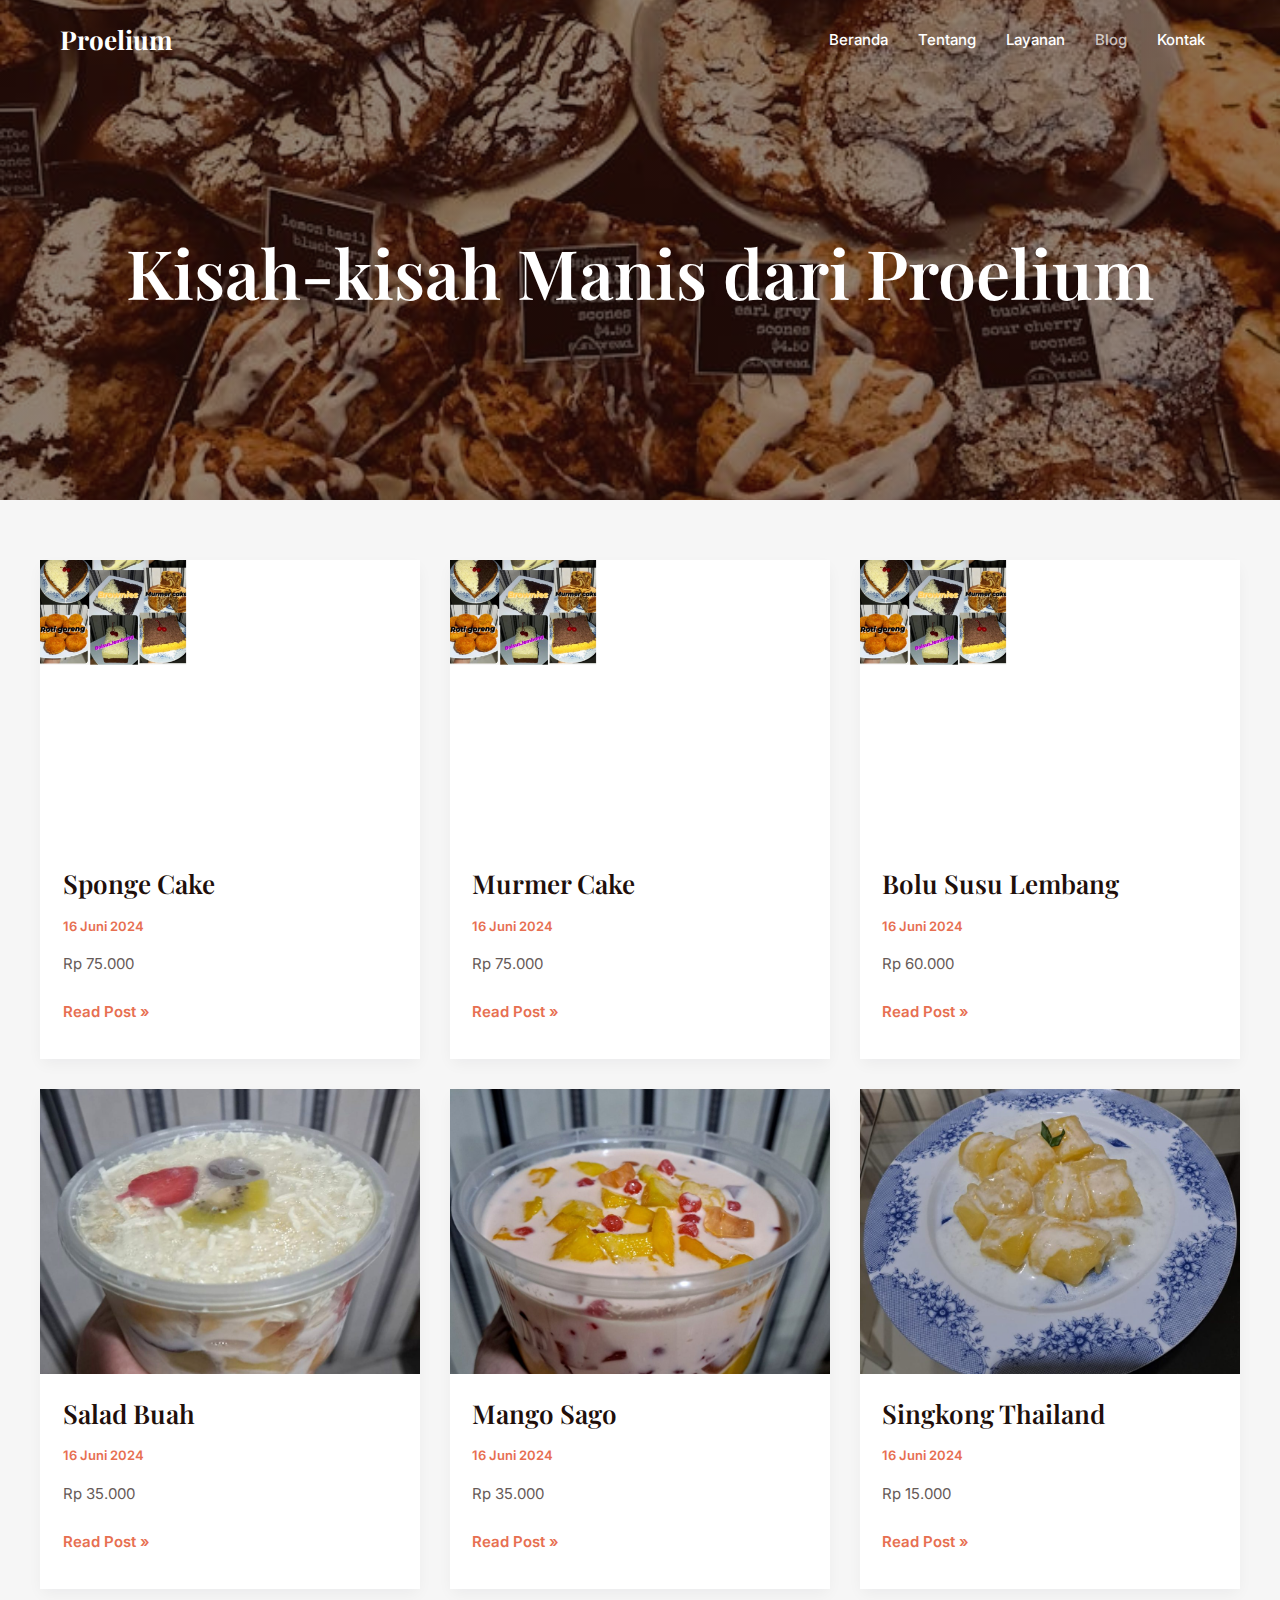
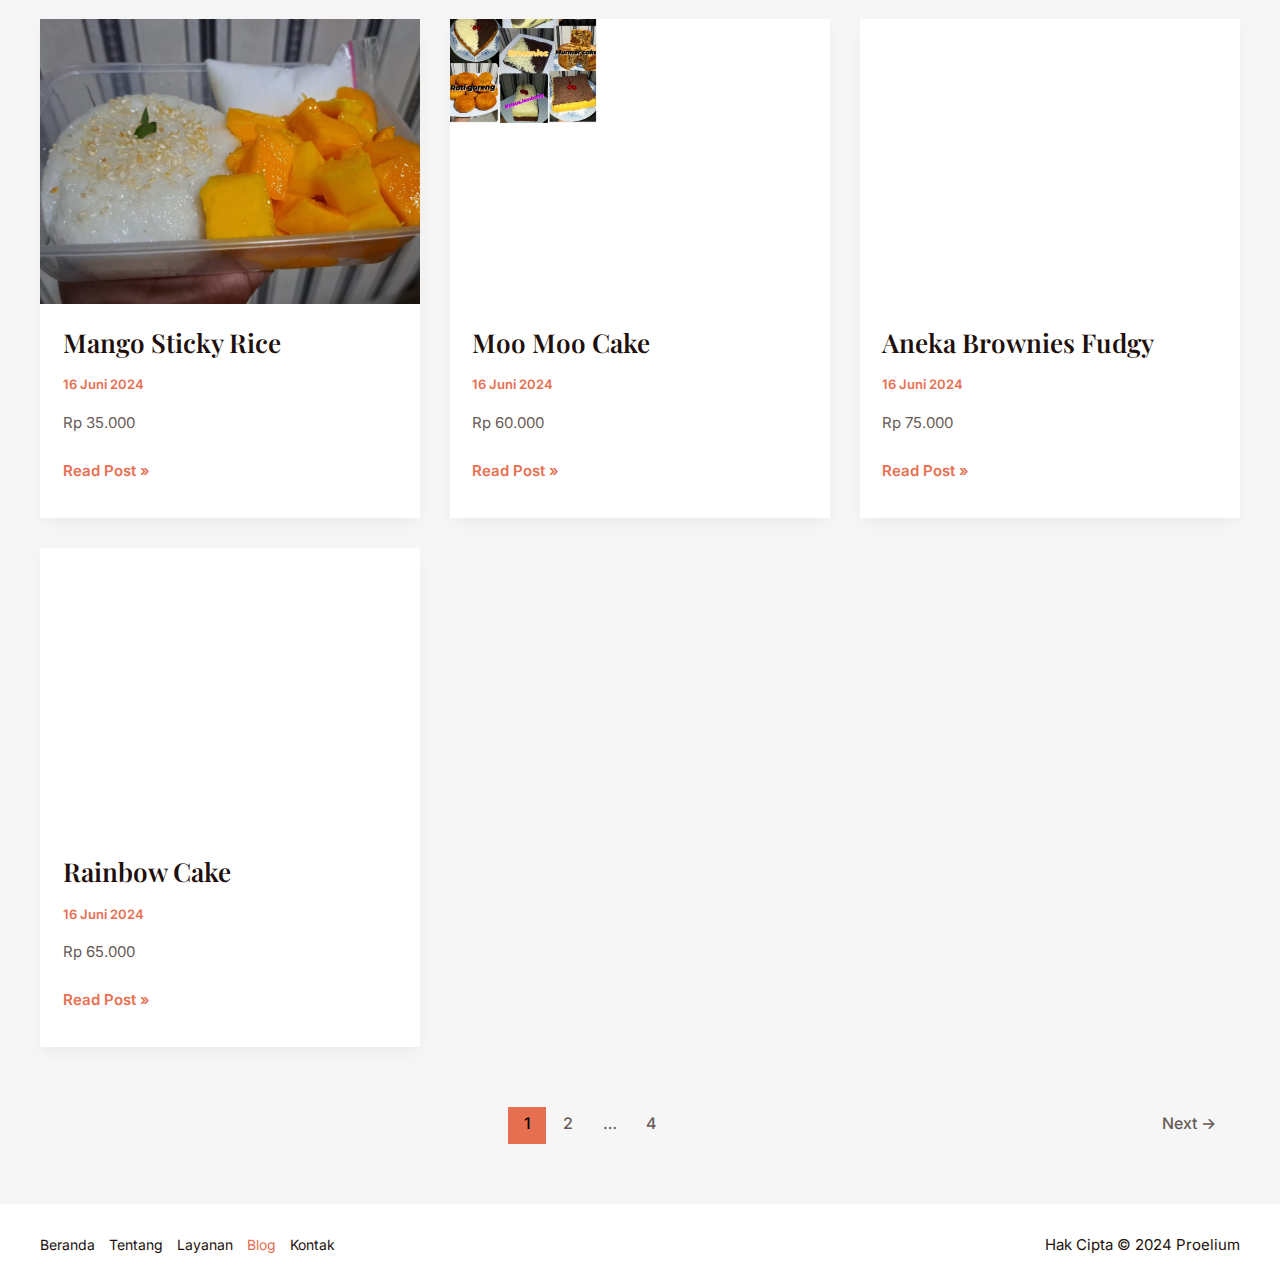
<file: blog/index.html>
<!DOCTYPE html>
<html lang="id">
<head>
<meta charset="UTF-8">
<meta name="viewport" content="width=device-width, initial-scale=1">
	 <link rel="profile" href="https://gmpg.org/xfn/11"> 
	 <title>Blog &#8211; Proelium</title>
<meta name="robots" content="max-image-preview:large">
<link rel="dns-prefetch" href="//fonts.googleapis.com">
<link rel="alternate" type="application/rss+xml" title="Proelium &raquo; Feed" href="/feed/">
<link rel="alternate" type="application/rss+xml" title="Proelium &raquo; Umpan Komentar" href="/comments/feed/">
<script>
window._wpemojiSettings = {"baseUrl":"https:\/\/s.w.org\/images\/core\/emoji\/15.0.3\/72x72\/","ext":".png","svgUrl":"https:\/\/s.w.org\/images\/core\/emoji\/15.0.3\/svg\/","svgExt":".svg","source":{"concatemoji":"\/wp-includes\/js\/wp-emoji-release.min.js?ver=6.5.3"}};
/*! This file is auto-generated */
!function(i,n){var o,s,e;function c(e){try{var t={supportTests:e,timestamp:(new Date).valueOf()};sessionStorage.setItem(o,JSON.stringify(t))}catch(e){}}function p(e,t,n){e.clearRect(0,0,e.canvas.width,e.canvas.height),e.fillText(t,0,0);var t=new Uint32Array(e.getImageData(0,0,e.canvas.width,e.canvas.height).data),r=(e.clearRect(0,0,e.canvas.width,e.canvas.height),e.fillText(n,0,0),new Uint32Array(e.getImageData(0,0,e.canvas.width,e.canvas.height).data));return t.every(function(e,t){return e===r[t]})}function u(e,t,n){switch(t){case"flag":return n(e,"🏳️‍⚧️","🏳️​⚧️")?!1:!n(e,"🇺🇳","🇺​🇳")&&!n(e,"🏴󠁧󠁢󠁥󠁮󠁧󠁿","🏴​󠁧​󠁢​󠁥​󠁮​󠁧​󠁿");case"emoji":return!n(e,"🐦‍⬛","🐦​⬛")}return!1}function f(e,t,n){var r="undefined"!=typeof WorkerGlobalScope&&self instanceof WorkerGlobalScope?new OffscreenCanvas(300,150):i.createElement("canvas"),a=r.getContext("2d",{willReadFrequently:!0}),o=(a.textBaseline="top",a.font="600 32px Arial",{});return e.forEach(function(e){o[e]=t(a,e,n)}),o}function t(e){var t=i.createElement("script");t.src=e,t.defer=!0,i.head.appendChild(t)}"undefined"!=typeof Promise&&(o="wpEmojiSettingsSupports",s=["flag","emoji"],n.supports={everything:!0,everythingExceptFlag:!0},e=new Promise(function(e){i.addEventListener("DOMContentLoaded",e,{once:!0})}),new Promise(function(t){var n=function(){try{var e=JSON.parse(sessionStorage.getItem(o));if("object"==typeof e&&"number"==typeof e.timestamp&&(new Date).valueOf()<e.timestamp+604800&&"object"==typeof e.supportTests)return e.supportTests}catch(e){}return null}();if(!n){if("undefined"!=typeof Worker&&"undefined"!=typeof OffscreenCanvas&&"undefined"!=typeof URL&&URL.createObjectURL&&"undefined"!=typeof Blob)try{var e="postMessage("+f.toString()+"("+[JSON.stringify(s),u.toString(),p.toString()].join(",")+"));",r=new Blob([e],{type:"text/javascript"}),a=new Worker(URL.createObjectURL(r),{name:"wpTestEmojiSupports"});return void(a.onmessage=function(e){c(n=e.data),a.terminate(),t(n)})}catch(e){}c(n=f(s,u,p))}t(n)}).then(function(e){for(var t in e)n.supports[t]=e[t],n.supports.everything=n.supports.everything&&n.supports[t],"flag"!==t&&(n.supports.everythingExceptFlag=n.supports.everythingExceptFlag&&n.supports[t]);n.supports.everythingExceptFlag=n.supports.everythingExceptFlag&&!n.supports.flag,n.DOMReady=!1,n.readyCallback=function(){n.DOMReady=!0}}).then(function(){return e}).then(function(){var e;n.supports.everything||(n.readyCallback(),(e=n.source||{}).concatemoji?t(e.concatemoji):e.wpemoji&&e.twemoji&&(t(e.twemoji),t(e.wpemoji)))}))}((window,document),window._wpemojiSettings);
</script>
<link rel="stylesheet" id="astra-theme-css-css" href="/wp-content/themes/astra/assets/css/minified/main.min.css?ver=4.6.16" media="all">
<style id="astra-theme-css-inline-css">:root{--ast-post-nav-space:0;--ast-container-default-xlg-padding:2.5em;--ast-container-default-lg-padding:2.5em;--ast-container-default-slg-padding:2em;--ast-container-default-md-padding:2.5em;--ast-container-default-sm-padding:2.5em;--ast-container-default-xs-padding:2.4em;--ast-container-default-xxs-padding:1.8em;--ast-code-block-background:#ECEFF3;--ast-comment-inputs-background:#F9FAFB;--ast-normal-container-width:1200px;--ast-narrow-container-width:750px;--ast-blog-title-font-weight:600;--ast-blog-meta-weight:600;}html{font-size:93.75%;}a{color:var(--ast-global-color-0);}a:hover,a:focus{color:var(--ast-global-color-1);}body,button,input,select,textarea,.ast-button,.ast-custom-button{font-family:'Inter',sans-serif;font-weight:inherit;font-size:15px;font-size:1rem;line-height:var(--ast-body-line-height,1.7em);}blockquote{color:var(--ast-global-color-3);}h1,.entry-content h1,h2,.entry-content h2,h3,.entry-content h3,h4,.entry-content h4,h5,.entry-content h5,h6,.entry-content h6,.site-title,.site-title a{font-family:'Playfair Display',serif;font-weight:700;}.ast-site-identity .site-title a{color:var(--ast-global-color-2);}.site-title{font-size:26px;font-size:1.7333333333333rem;display:block;}.site-header .site-description{font-size:15px;font-size:1rem;display:none;}.entry-title{font-size:26px;font-size:1.7333333333333rem;}.ast-blog-single-element.ast-taxonomy-container a{font-size:14px;font-size:0.93333333333333rem;}.ast-blog-meta-container{font-size:13px;font-size:0.86666666666667rem;}.archive .ast-article-post .ast-article-inner,.blog .ast-article-post .ast-article-inner,.archive .ast-article-post .ast-article-inner:hover,.blog .ast-article-post .ast-article-inner:hover{overflow:hidden;}h1,.entry-content h1{font-size:60px;font-size:4rem;font-weight:700;font-family:'Playfair Display',serif;line-height:1.15em;}h2,.entry-content h2{font-size:40px;font-size:2.6666666666667rem;font-weight:700;font-family:'Playfair Display',serif;line-height:1.16em;}h3,.entry-content h3{font-size:26px;font-size:1.7333333333333rem;font-weight:700;font-family:'Playfair Display',serif;line-height:1.2em;}h4,.entry-content h4{font-size:24px;font-size:1.6rem;line-height:1.3em;font-weight:700;font-family:'Playfair Display',serif;}h5,.entry-content h5{font-size:18px;font-size:1.2rem;line-height:1.36em;font-weight:700;font-family:'Playfair Display',serif;}h6,.entry-content h6{font-size:14px;font-size:0.93333333333333rem;line-height:1em;font-weight:500;font-family:'Montserrat',sans-serif;letter-spacing:2px;}::selection{background-color:var(--ast-global-color-0);color:#000000;}body,h1,.entry-title a,.entry-content h1,h2,.entry-content h2,h3,.entry-content h3,h4,.entry-content h4,h5,.entry-content h5,h6,.entry-content h6{color:var(--ast-global-color-3);}.tagcloud a:hover,.tagcloud a:focus,.tagcloud a.current-item{color:#000000;border-color:var(--ast-global-color-0);background-color:var(--ast-global-color-0);}input:focus,input[type="text"]:focus,input[type="email"]:focus,input[type="url"]:focus,input[type="password"]:focus,input[type="reset"]:focus,input[type="search"]:focus,textarea:focus{border-color:var(--ast-global-color-0);}input[type="radio"]:checked,input[type=reset],input[type="checkbox"]:checked,input[type="checkbox"]:hover:checked,input[type="checkbox"]:focus:checked,input[type=range]::-webkit-slider-thumb{border-color:var(--ast-global-color-0);background-color:var(--ast-global-color-0);box-shadow:none;}.site-footer a:hover + .post-count,.site-footer a:focus + .post-count{background:var(--ast-global-color-0);border-color:var(--ast-global-color-0);}.single .nav-links .nav-previous,.single .nav-links .nav-next{color:var(--ast-global-color-0);}.entry-meta,.entry-meta *{line-height:1.45;color:var(--ast-global-color-0);font-weight:600;}.entry-meta a:not(.ast-button):hover,.entry-meta a:not(.ast-button):hover *,.entry-meta a:not(.ast-button):focus,.entry-meta a:not(.ast-button):focus *,.page-links > .page-link,.page-links .page-link:hover,.post-navigation a:hover{color:var(--ast-global-color-1);}#cat option,.secondary .calendar_wrap thead a,.secondary .calendar_wrap thead a:visited{color:var(--ast-global-color-0);}.secondary .calendar_wrap #today,.ast-progress-val span{background:var(--ast-global-color-0);}.secondary a:hover + .post-count,.secondary a:focus + .post-count{background:var(--ast-global-color-0);border-color:var(--ast-global-color-0);}.calendar_wrap #today > a{color:#000000;}.page-links .page-link,.single .post-navigation a{color:var(--ast-global-color-3);}.ast-search-menu-icon .search-form button.search-submit{padding:0 4px;}.ast-search-menu-icon form.search-form{padding-right:0;}.ast-search-menu-icon.slide-search input.search-field{width:0;}.ast-header-search .ast-search-menu-icon.ast-dropdown-active .search-form,.ast-header-search .ast-search-menu-icon.ast-dropdown-active .search-field:focus{transition:all 0.2s;}.search-form input.search-field:focus{outline:none;}.ast-search-menu-icon .search-form button.search-submit:focus,.ast-theme-transparent-header .ast-header-search .ast-dropdown-active .ast-icon,.ast-theme-transparent-header .ast-inline-search .search-field:focus .ast-icon{color:var(--ast-global-color-1);}.ast-header-search .slide-search .search-form{border:2px solid var(--ast-global-color-0);}.ast-header-search .slide-search .search-field{background-color:#fff;}.ast-archive-title{color:var(--ast-global-color-2);}.widget-title,.widget .wp-block-heading{font-size:21px;font-size:1.4rem;color:var(--ast-global-color-2);}.ast-single-post .entry-content a,.ast-comment-content a:not(.ast-comment-edit-reply-wrap a){text-decoration:underline;}.ast-single-post .elementor-button-wrapper .elementor-button,.ast-single-post .entry-content .uagb-tab a,.ast-single-post .entry-content .uagb-ifb-cta a,.ast-single-post .entry-content .uabb-module-content a,.ast-single-post .entry-content .uagb-post-grid a,.ast-single-post .entry-content .uagb-timeline a,.ast-single-post .entry-content .uagb-toc__wrap a,.ast-single-post .entry-content .uagb-taxomony-box a,.ast-single-post .entry-content .woocommerce a,.entry-content .wp-block-latest-posts > li > a,.ast-single-post .entry-content .wp-block-file__button,li.ast-post-filter-single,.ast-single-post .ast-comment-content .comment-reply-link,.ast-single-post .ast-comment-content .comment-edit-link{text-decoration:none;}.ast-search-menu-icon.slide-search a:focus-visible:focus-visible,.astra-search-icon:focus-visible,#close:focus-visible,a:focus-visible,.ast-menu-toggle:focus-visible,.site .skip-link:focus-visible,.wp-block-loginout input:focus-visible,.wp-block-search.wp-block-search__button-inside .wp-block-search__inside-wrapper,.ast-header-navigation-arrow:focus-visible,.woocommerce .wc-proceed-to-checkout > .checkout-button:focus-visible,.woocommerce .woocommerce-MyAccount-navigation ul li a:focus-visible,.ast-orders-table__row .ast-orders-table__cell:focus-visible,.woocommerce .woocommerce-order-details .order-again > .button:focus-visible,.woocommerce .woocommerce-message a.button.wc-forward:focus-visible,.woocommerce #minus_qty:focus-visible,.woocommerce #plus_qty:focus-visible,a#ast-apply-coupon:focus-visible,.woocommerce .woocommerce-info a:focus-visible,.woocommerce .astra-shop-summary-wrap a:focus-visible,.woocommerce a.wc-forward:focus-visible,#ast-apply-coupon:focus-visible,.woocommerce-js .woocommerce-mini-cart-item a.remove:focus-visible,#close:focus-visible,.button.search-submit:focus-visible,#search_submit:focus,.normal-search:focus-visible,.ast-header-account-wrap:focus-visible{outline-style:dotted;outline-color:inherit;outline-width:thin;}input:focus,input[type="text"]:focus,input[type="email"]:focus,input[type="url"]:focus,input[type="password"]:focus,input[type="reset"]:focus,input[type="search"]:focus,input[type="number"]:focus,textarea:focus,.wp-block-search__input:focus,[data-section="section-header-mobile-trigger"] .ast-button-wrap .ast-mobile-menu-trigger-minimal:focus,.ast-mobile-popup-drawer.active .menu-toggle-close:focus,.woocommerce-ordering select.orderby:focus,#ast-scroll-top:focus,#coupon_code:focus,.woocommerce-page #comment:focus,.woocommerce #reviews #respond input#submit:focus,.woocommerce a.add_to_cart_button:focus,.woocommerce .button.single_add_to_cart_button:focus,.woocommerce .woocommerce-cart-form button:focus,.woocommerce .woocommerce-cart-form__cart-item .quantity .qty:focus,.woocommerce .woocommerce-billing-fields .woocommerce-billing-fields__field-wrapper .woocommerce-input-wrapper > .input-text:focus,.woocommerce #order_comments:focus,.woocommerce #place_order:focus,.woocommerce .woocommerce-address-fields .woocommerce-address-fields__field-wrapper .woocommerce-input-wrapper > .input-text:focus,.woocommerce .woocommerce-MyAccount-content form button:focus,.woocommerce .woocommerce-MyAccount-content .woocommerce-EditAccountForm .woocommerce-form-row .woocommerce-Input.input-text:focus,.woocommerce .ast-woocommerce-container .woocommerce-pagination ul.page-numbers li a:focus,body #content .woocommerce form .form-row .select2-container--default .select2-selection--single:focus,#ast-coupon-code:focus,.woocommerce.woocommerce-js .quantity input[type=number]:focus,.woocommerce-js .woocommerce-mini-cart-item .quantity input[type=number]:focus,.woocommerce p#ast-coupon-trigger:focus{border-style:dotted;border-color:inherit;border-width:thin;}input{outline:none;}.ast-logo-title-inline .site-logo-img{padding-right:1em;}body .ast-oembed-container *{position:absolute;top:0;width:100%;height:100%;left:0;}body .wp-block-embed-pocket-casts .ast-oembed-container *{position:unset;}.ast-single-post-featured-section + article {margin-top: 2em;}.site-content .ast-single-post-featured-section img {width: 100%;overflow: hidden;object-fit: cover;}.site > .ast-single-related-posts-container {margin-top: 0;}@media (min-width: 922px) {.ast-desktop .ast-container--narrow {max-width: var(--ast-narrow-container-width);margin: 0 auto;}}input[type="text"],input[type="number"],input[type="email"],input[type="url"],input[type="password"],input[type="search"],input[type=reset],input[type=tel],input[type=date],select,textarea{font-size:16px;font-style:normal;font-weight:400;line-height:24px;width:100%;padding:12px 16px;border-radius:4px;box-shadow:0px 1px 2px 0px rgba(0,0,0,0.05);color:var(--ast-form-input-text,#475569);}input[type="text"],input[type="number"],input[type="email"],input[type="url"],input[type="password"],input[type="search"],input[type=reset],input[type=tel],input[type=date],select{height:40px;}input[type="date"]{border-width:1px;border-style:solid;border-color:var(--ast-border-color);}input[type="text"]:focus,input[type="number"]:focus,input[type="email"]:focus,input[type="url"]:focus,input[type="password"]:focus,input[type="search"]:focus,input[type=reset]:focus,input[type="tel"]:focus,input[type="date"]:focus,select:focus,textarea:focus{border-color:#046BD2;box-shadow:none;outline:none;color:var(--ast-form-input-focus-text,#475569);}label,legend{color:#111827;font-size:14px;font-style:normal;font-weight:500;line-height:20px;}select{padding:6px 10px;}fieldset{padding:30px;border-radius:4px;}button,.ast-button,.button,input[type="button"],input[type="reset"],input[type="submit"]{border-radius:4px;box-shadow:0px 1px 2px 0px rgba(0,0,0,0.05);}:root{--ast-comment-inputs-background:#FFF;}::placeholder{color:var(--ast-form-field-color,#9CA3AF);}::-ms-input-placeholder{color:var(--ast-form-field-color,#9CA3AF);}@media (max-width:921.9px){#ast-desktop-header{display:none;}}@media (min-width:922px){#ast-mobile-header{display:none;}}.wp-block-buttons.aligncenter{justify-content:center;}@media (max-width:921px){.ast-separate-container #primary,.ast-narrow-container #primary{padding-top:0px;}}@media (max-width:544px){.ast-separate-container #primary,.ast-narrow-container #primary{padding-top:0px;}}@media (max-width:921px){.ast-separate-container #primary,.ast-narrow-container #primary{padding-bottom:0px;}}@media (max-width:544px){.ast-separate-container #primary,.ast-narrow-container #primary{padding-bottom:0px;}}.wp-block-button.is-style-outline .wp-block-button__link{border-color:var(--ast-global-color-0);border-top-width:2px;border-right-width:2px;border-bottom-width:2px;border-left-width:2px;}div.wp-block-button.is-style-outline > .wp-block-button__link:not(.has-text-color),div.wp-block-button.wp-block-button__link.is-style-outline:not(.has-text-color){color:var(--ast-global-color-0);}.wp-block-button.is-style-outline .wp-block-button__link:hover,.wp-block-buttons .wp-block-button.is-style-outline .wp-block-button__link:focus,.wp-block-buttons .wp-block-button.is-style-outline > .wp-block-button__link:not(.has-text-color):hover,.wp-block-buttons .wp-block-button.wp-block-button__link.is-style-outline:not(.has-text-color):hover{color:#ffffff;background-color:var(--ast-global-color-1);border-color:var(--ast-global-color-1);}.post-page-numbers.current .page-link,.ast-pagination .page-numbers.current{color:#000000;border-color:var(--ast-global-color-0);background-color:var(--ast-global-color-0);}.wp-block-button.is-style-outline .wp-block-button__link{border-top-width:2px;border-right-width:2px;border-bottom-width:2px;border-left-width:2px;}.wp-block-buttons .wp-block-button.is-style-outline .wp-block-button__link.wp-element-button,.ast-outline-button,.wp-block-uagb-buttons-child .uagb-buttons-repeater.ast-outline-button{border-color:var(--ast-global-color-0);border-top-width:2px;border-right-width:2px;border-bottom-width:2px;border-left-width:2px;font-family:'Montserrat',sans-serif;font-weight:500;font-size:14px;font-size:0.93333333333333rem;line-height:1em;text-transform:uppercase;letter-spacing:2px;padding-top:16px;padding-right:28px;padding-bottom:16px;padding-left:28px;border-top-left-radius:6px;border-top-right-radius:6px;border-bottom-right-radius:6px;border-bottom-left-radius:6px;}.wp-block-buttons .wp-block-button.is-style-outline > .wp-block-button__link:not(.has-text-color),.wp-block-buttons .wp-block-button.wp-block-button__link.is-style-outline:not(.has-text-color),.ast-outline-button{color:var(--ast-global-color-0);}.wp-block-button.is-style-outline .wp-block-button__link:hover,.wp-block-buttons .wp-block-button.is-style-outline .wp-block-button__link:focus,.wp-block-buttons .wp-block-button.is-style-outline > .wp-block-button__link:not(.has-text-color):hover,.wp-block-buttons .wp-block-button.wp-block-button__link.is-style-outline:not(.has-text-color):hover,.ast-outline-button:hover,.ast-outline-button:focus,.wp-block-uagb-buttons-child .uagb-buttons-repeater.ast-outline-button:hover,.wp-block-uagb-buttons-child .uagb-buttons-repeater.ast-outline-button:focus{color:#ffffff;background-color:var(--ast-global-color-1);border-color:var(--ast-global-color-1);}.ast-single-post .entry-content a.ast-outline-button,.ast-single-post .entry-content .is-style-outline>.wp-block-button__link{text-decoration:none;}.uagb-buttons-repeater.ast-outline-button{border-radius:9999px;}@media (max-width:921px){.wp-block-buttons .wp-block-button.is-style-outline .wp-block-button__link.wp-element-button,.ast-outline-button,.wp-block-uagb-buttons-child .uagb-buttons-repeater.ast-outline-button{font-size:14px;font-size:0.93333333333333rem;padding-top:14px;padding-right:24px;padding-bottom:14px;padding-left:24px;border-top-left-radius:6px;border-top-right-radius:6px;border-bottom-right-radius:6px;border-bottom-left-radius:6px;}}@media (max-width:544px){.wp-block-buttons .wp-block-button.is-style-outline .wp-block-button__link.wp-element-button,.ast-outline-button,.wp-block-uagb-buttons-child .uagb-buttons-repeater.ast-outline-button{font-size:14px;font-size:0.93333333333333rem;padding-top:14px;padding-right:22px;padding-bottom:14px;padding-left:22px;border-top-left-radius:6px;border-top-right-radius:6px;border-bottom-right-radius:6px;border-bottom-left-radius:6px;}}.entry-content[ast-blocks-layout] > figure{margin-bottom:1em;}h1.widget-title{font-weight:700;}h2.widget-title{font-weight:700;}h3.widget-title{font-weight:700;}#page{display:flex;flex-direction:column;min-height:100vh;}.ast-404-layout-1 h1.page-title{color:var(--ast-global-color-2);}.single .post-navigation a{line-height:1em;height:inherit;}.error-404 .page-sub-title{font-size:1.5rem;font-weight:inherit;}.search .site-content .content-area .search-form{margin-bottom:0;}#page .site-content{flex-grow:1;}.widget{margin-bottom:1.25em;}#secondary li{line-height:1.5em;}#secondary .wp-block-group h2{margin-bottom:0.7em;}#secondary h2{font-size:1.7rem;}.ast-separate-container .ast-article-post,.ast-separate-container .ast-article-single,.ast-separate-container .comment-respond{padding:3em;}.ast-separate-container .ast-article-single .ast-article-single{padding:0;}.ast-article-single .wp-block-post-template-is-layout-grid{padding-left:0;}.ast-separate-container .comments-title,.ast-narrow-container .comments-title{padding:1.5em 2em;}.ast-page-builder-template .comment-form-textarea,.ast-comment-formwrap .ast-grid-common-col{padding:0;}.ast-comment-formwrap{padding:0;display:inline-flex;column-gap:20px;width:100%;margin-left:0;margin-right:0;}.comments-area textarea#comment:focus,.comments-area textarea#comment:active,.comments-area .ast-comment-formwrap input[type="text"]:focus,.comments-area .ast-comment-formwrap input[type="text"]:active {box-shadow:none;outline:none;}.archive.ast-page-builder-template .entry-header{margin-top:2em;}.ast-page-builder-template .ast-comment-formwrap{width:100%;}.entry-title{margin-bottom:0.6em;}.ast-archive-description p{font-size:inherit;font-weight:inherit;line-height:inherit;}.ast-separate-container .ast-comment-list li.depth-1,.hentry{margin-bottom:1.5em;}.site-content section.ast-archive-description{margin-bottom:2em;}@media (min-width:921px){.ast-left-sidebar.ast-page-builder-template #secondary,.archive.ast-right-sidebar.ast-page-builder-template .site-main{padding-left:20px;padding-right:20px;}}@media (max-width:544px){.ast-comment-formwrap.ast-row{column-gap:10px;display:inline-block;}#ast-commentform .ast-grid-common-col{position:relative;width:100%;}}@media (min-width:1201px){.ast-separate-container .ast-article-post,.ast-separate-container .ast-article-single,.ast-separate-container .ast-author-box,.ast-separate-container .ast-404-layout-1,.ast-separate-container .no-results{padding:3em;}}@media (max-width:921px){.ast-separate-container #primary,.ast-separate-container #secondary{padding:1.5em 0;}#primary,#secondary{padding:1.5em 0;margin:0;}.ast-left-sidebar #content > .ast-container{display:flex;flex-direction:column-reverse;width:100%;}}@media (min-width:922px){.ast-separate-container.ast-right-sidebar #primary,.ast-separate-container.ast-left-sidebar #primary{border:0;}.search-no-results.ast-separate-container #primary{margin-bottom:4em;}}.wp-block-button .wp-block-button__link{color:#ffffff;}.wp-block-button .wp-block-button__link:hover,.wp-block-button .wp-block-button__link:focus{color:#ffffff;background-color:var(--ast-global-color-1);border-color:var(--ast-global-color-1);}.elementor-widget-heading h1.elementor-heading-title{line-height:1.15em;}.elementor-widget-heading h2.elementor-heading-title{line-height:1.16em;}.elementor-widget-heading h3.elementor-heading-title{line-height:1.2em;}.elementor-widget-heading h4.elementor-heading-title{line-height:1.3em;}.elementor-widget-heading h5.elementor-heading-title{line-height:1.36em;}.elementor-widget-heading h6.elementor-heading-title{line-height:1em;}.wp-block-button .wp-block-button__link,.wp-block-search .wp-block-search__button,body .wp-block-file .wp-block-file__button{border-style:solid;border-top-width:2px;border-right-width:2px;border-left-width:2px;border-bottom-width:2px;border-color:var(--ast-global-color-0);background-color:var(--ast-global-color-0);color:#ffffff;font-family:'Inter',sans-serif;font-weight:500;line-height:1em;text-transform:uppercase;letter-spacing:1px;font-size:14px;font-size:0.93333333333333rem;border-top-left-radius:6px;border-top-right-radius:6px;border-bottom-right-radius:6px;border-bottom-left-radius:6px;padding-top:16px;padding-right:28px;padding-bottom:16px;padding-left:28px;}.ast-single-post .entry-content .wp-block-button .wp-block-button__link,.ast-single-post .entry-content .wp-block-search .wp-block-search__button,body .entry-content .wp-block-file .wp-block-file__button{text-decoration:none;}@media (max-width:921px){.wp-block-button .wp-block-button__link,.wp-block-search .wp-block-search__button,body .wp-block-file .wp-block-file__button{font-size:14px;font-size:0.93333333333333rem;padding-top:14px;padding-right:24px;padding-bottom:14px;padding-left:24px;border-top-left-radius:6px;border-top-right-radius:6px;border-bottom-right-radius:6px;border-bottom-left-radius:6px;}}@media (max-width:544px){.wp-block-button .wp-block-button__link,.wp-block-search .wp-block-search__button,body .wp-block-file .wp-block-file__button{font-size:14px;font-size:0.93333333333333rem;padding-top:14px;padding-right:22px;padding-bottom:14px;padding-left:22px;border-top-left-radius:6px;border-top-right-radius:6px;border-bottom-right-radius:6px;border-bottom-left-radius:6px;}}.menu-toggle,button,.ast-button,.ast-custom-button,.button,input#submit,input[type="button"],input[type="submit"],input[type="reset"],#comments .submit,.search .search-submit,form[CLASS*="wp-block-search__"].wp-block-search .wp-block-search__inside-wrapper .wp-block-search__button,body .wp-block-file .wp-block-file__button,.search .search-submit,.woocommerce-js a.button,.woocommerce button.button,.woocommerce .woocommerce-message a.button,.woocommerce #respond input#submit.alt,.woocommerce input.button.alt,.woocommerce input.button,.woocommerce input.button:disabled,.woocommerce input.button:disabled[disabled],.woocommerce input.button:disabled:hover,.woocommerce input.button:disabled[disabled]:hover,.woocommerce #respond input#submit,.woocommerce button.button.alt.disabled,.wc-block-grid__products .wc-block-grid__product .wp-block-button__link,.wc-block-grid__product-onsale,[CLASS*="wc-block"] button,.woocommerce-js .astra-cart-drawer .astra-cart-drawer-content .woocommerce-mini-cart__buttons .button:not(.checkout):not(.ast-continue-shopping),.woocommerce-js .astra-cart-drawer .astra-cart-drawer-content .woocommerce-mini-cart__buttons a.checkout,.woocommerce button.button.alt.disabled.wc-variation-selection-needed,[CLASS*="wc-block"] .wc-block-components-button{border-style:solid;border-top-width:2px;border-right-width:2px;border-left-width:2px;border-bottom-width:2px;color:#ffffff;border-color:var(--ast-global-color-0);background-color:var(--ast-global-color-0);padding-top:16px;padding-right:28px;padding-bottom:16px;padding-left:28px;font-family:'Inter',sans-serif;font-weight:500;font-size:14px;font-size:0.93333333333333rem;line-height:1em;text-transform:uppercase;letter-spacing:1px;border-top-left-radius:6px;border-top-right-radius:6px;border-bottom-right-radius:6px;border-bottom-left-radius:6px;}button:focus,.menu-toggle:hover,button:hover,.ast-button:hover,.ast-custom-button:hover .button:hover,.ast-custom-button:hover ,input[type=reset]:hover,input[type=reset]:focus,input#submit:hover,input#submit:focus,input[type="button"]:hover,input[type="button"]:focus,input[type="submit"]:hover,input[type="submit"]:focus,form[CLASS*="wp-block-search__"].wp-block-search .wp-block-search__inside-wrapper .wp-block-search__button:hover,form[CLASS*="wp-block-search__"].wp-block-search .wp-block-search__inside-wrapper .wp-block-search__button:focus,body .wp-block-file .wp-block-file__button:hover,body .wp-block-file .wp-block-file__button:focus,.woocommerce-js a.button:hover,.woocommerce button.button:hover,.woocommerce .woocommerce-message a.button:hover,.woocommerce #respond input#submit:hover,.woocommerce #respond input#submit.alt:hover,.woocommerce input.button.alt:hover,.woocommerce input.button:hover,.woocommerce button.button.alt.disabled:hover,.wc-block-grid__products .wc-block-grid__product .wp-block-button__link:hover,[CLASS*="wc-block"] button:hover,.woocommerce-js .astra-cart-drawer .astra-cart-drawer-content .woocommerce-mini-cart__buttons .button:not(.checkout):not(.ast-continue-shopping):hover,.woocommerce-js .astra-cart-drawer .astra-cart-drawer-content .woocommerce-mini-cart__buttons a.checkout:hover,.woocommerce button.button.alt.disabled.wc-variation-selection-needed:hover,[CLASS*="wc-block"] .wc-block-components-button:hover,[CLASS*="wc-block"] .wc-block-components-button:focus{color:#ffffff;background-color:var(--ast-global-color-1);border-color:var(--ast-global-color-1);}form[CLASS*="wp-block-search__"].wp-block-search .wp-block-search__inside-wrapper .wp-block-search__button.has-icon{padding-top:calc(16px - 3px);padding-right:calc(28px - 3px);padding-bottom:calc(16px - 3px);padding-left:calc(28px - 3px);}@media (max-width:921px){.menu-toggle,button,.ast-button,.ast-custom-button,.button,input#submit,input[type="button"],input[type="submit"],input[type="reset"],#comments .submit,.search .search-submit,form[CLASS*="wp-block-search__"].wp-block-search .wp-block-search__inside-wrapper .wp-block-search__button,body .wp-block-file .wp-block-file__button,.search .search-submit,.woocommerce-js a.button,.woocommerce button.button,.woocommerce .woocommerce-message a.button,.woocommerce #respond input#submit.alt,.woocommerce input.button.alt,.woocommerce input.button,.woocommerce input.button:disabled,.woocommerce input.button:disabled[disabled],.woocommerce input.button:disabled:hover,.woocommerce input.button:disabled[disabled]:hover,.woocommerce #respond input#submit,.woocommerce button.button.alt.disabled,.wc-block-grid__products .wc-block-grid__product .wp-block-button__link,.wc-block-grid__product-onsale,[CLASS*="wc-block"] button,.woocommerce-js .astra-cart-drawer .astra-cart-drawer-content .woocommerce-mini-cart__buttons .button:not(.checkout):not(.ast-continue-shopping),.woocommerce-js .astra-cart-drawer .astra-cart-drawer-content .woocommerce-mini-cart__buttons a.checkout,.woocommerce button.button.alt.disabled.wc-variation-selection-needed,[CLASS*="wc-block"] .wc-block-components-button{padding-top:14px;padding-right:24px;padding-bottom:14px;padding-left:24px;font-size:14px;font-size:0.93333333333333rem;border-top-left-radius:6px;border-top-right-radius:6px;border-bottom-right-radius:6px;border-bottom-left-radius:6px;}}@media (max-width:544px){.menu-toggle,button,.ast-button,.ast-custom-button,.button,input#submit,input[type="button"],input[type="submit"],input[type="reset"],#comments .submit,.search .search-submit,form[CLASS*="wp-block-search__"].wp-block-search .wp-block-search__inside-wrapper .wp-block-search__button,body .wp-block-file .wp-block-file__button,.search .search-submit,.woocommerce-js a.button,.woocommerce button.button,.woocommerce .woocommerce-message a.button,.woocommerce #respond input#submit.alt,.woocommerce input.button.alt,.woocommerce input.button,.woocommerce input.button:disabled,.woocommerce input.button:disabled[disabled],.woocommerce input.button:disabled:hover,.woocommerce input.button:disabled[disabled]:hover,.woocommerce #respond input#submit,.woocommerce button.button.alt.disabled,.wc-block-grid__products .wc-block-grid__product .wp-block-button__link,.wc-block-grid__product-onsale,[CLASS*="wc-block"] button,.woocommerce-js .astra-cart-drawer .astra-cart-drawer-content .woocommerce-mini-cart__buttons .button:not(.checkout):not(.ast-continue-shopping),.woocommerce-js .astra-cart-drawer .astra-cart-drawer-content .woocommerce-mini-cart__buttons a.checkout,.woocommerce button.button.alt.disabled.wc-variation-selection-needed,[CLASS*="wc-block"] .wc-block-components-button{padding-top:14px;padding-right:22px;padding-bottom:14px;padding-left:22px;font-size:14px;font-size:0.93333333333333rem;border-top-left-radius:6px;border-top-right-radius:6px;border-bottom-right-radius:6px;border-bottom-left-radius:6px;}}@media (max-width:921px){.menu-toggle,button,.ast-button,.button,input#submit,input[type="button"],input[type="submit"],input[type="reset"]{font-size:14px;font-size:0.93333333333333rem;}.ast-mobile-header-stack .main-header-bar .ast-search-menu-icon{display:inline-block;}.ast-header-break-point.ast-header-custom-item-outside .ast-mobile-header-stack .main-header-bar .ast-search-icon{margin:0;}.ast-comment-avatar-wrap img{max-width:2.5em;}.ast-comment-meta{padding:0 1.8888em 1.3333em;}}@media (min-width:544px){.ast-container{max-width:100%;}}@media (max-width:544px){.ast-separate-container .ast-article-post,.ast-separate-container .ast-article-single,.ast-separate-container .comments-title,.ast-separate-container .ast-archive-description{padding:1.5em 1em;}.ast-separate-container #content .ast-container{padding-left:0.54em;padding-right:0.54em;}.ast-separate-container .ast-comment-list .bypostauthor{padding:.5em;}.ast-search-menu-icon.ast-dropdown-active .search-field{width:170px;}.menu-toggle,button,.ast-button,.button,input#submit,input[type="button"],input[type="submit"],input[type="reset"]{font-size:14px;font-size:0.93333333333333rem;}}.ast-separate-container{background-color:var(--ast-global-color-4);;background-image:none;;}@media (max-width:921px){.widget-title{font-size:20px;font-size:1.4285714285714rem;}body,button,input,select,textarea,.ast-button,.ast-custom-button{font-size:14px;font-size:0.93333333333333rem;}#secondary,#secondary button,#secondary input,#secondary select,#secondary textarea{font-size:14px;font-size:0.93333333333333rem;}.site-title{font-size:20px;font-size:1.3333333333333rem;display:block;}.site-header .site-description{display:none;}.entry-title{font-size:24px;font-size:1.6rem;}h1,.entry-content h1{font-size:48px;}h2,.entry-content h2{font-size:30px;}h3,.entry-content h3{font-size:24px;}h4,.entry-content h4{font-size:20px;font-size:1.3333333333333rem;}h5,.entry-content h5{font-size:16px;font-size:1.0666666666667rem;}h6,.entry-content h6{font-size:14px;font-size:0.93333333333333rem;}}@media (max-width:544px){.widget-title{font-size:20px;font-size:1.4285714285714rem;}body,button,input,select,textarea,.ast-button,.ast-custom-button{font-size:14px;font-size:0.93333333333333rem;}#secondary,#secondary button,#secondary input,#secondary select,#secondary textarea{font-size:14px;font-size:0.93333333333333rem;}.site-title{font-size:18px;font-size:1.2rem;display:block;}.site-header .site-description{display:none;}.entry-title{font-size:24px;font-size:1.6rem;}h1,.entry-content h1{font-size:38px;}h2,.entry-content h2{font-size:30px;}h3,.entry-content h3{font-size:24px;}h4,.entry-content h4{font-size:20px;font-size:1.3333333333333rem;}h5,.entry-content h5{font-size:16px;font-size:1.0666666666667rem;}h6,.entry-content h6{font-size:14px;font-size:0.93333333333333rem;}}@media (max-width:544px){html{font-size:93.75%;}}@media (min-width:922px){.ast-container{max-width:1240px;}}@media (min-width:922px){.site-content .ast-container{display:flex;}}@media (max-width:921px){.site-content .ast-container{flex-direction:column;}}.ast-blog-layout-4-grid .ast-article-post{width:33.33%;margin-bottom:2em;border-bottom:0;background-color:transparent;}.ast-blog-layout-4-grid .ast-article-inner .wp-post-image{width:100%;}.ast-article-inner{padding:1.5em;}.ast-blog-layout-4-grid .ast-row{display:flex;flex-wrap:wrap;flex-flow:row wrap;align-items:stretch;}.ast-separate-container .ast-blog-layout-4-grid .ast-article-post{padding:0 1em 0;}.ast-separate-container.ast-desktop .ast-blog-layout-4-grid .ast-row{margin-left:-1em;margin-right:-1em;}.ast-blog-layout-4-grid .ast-article-inner{box-shadow:0px 6px 15px -2px rgba(16,24,40,0.05);}.ast-separate-container .ast-blog-layout-4-grid .ast-article-inner,.ast-plain-container .ast-blog-layout-4-grid .ast-article-inner{height:100%;}.ast-row .blog-layout-4 .post-content,.blog-layout-4 .post-thumb{padding-left:0;padding-right:0;}.ast-article-post.remove-featured-img-padding .blog-layout-4 .post-content .ast-blog-featured-section:first-child .post-thumb-img-content{margin-top:-1.5em;}.ast-article-post.remove-featured-img-padding .blog-layout-4 .post-content .ast-blog-featured-section .post-thumb-img-content{margin-left:-1.5em;margin-right:-1.5em;}@media (max-width:921px){.ast-blog-layout-4-grid .ast-article-post{width:100%;}}.ast-blog-layout-6-grid .ast-blog-featured-section:before {content: "";}.ast-article-post .post-thumb-img-content img{aspect-ratio:4/3;width:100%;}.ast-article-post .post-thumb-img-content img{object-fit:cover;}.ast-article-post .post-thumb-img-content{overflow:hidden;}.ast-article-post .post-thumb-img-content img{transform:scale(1);transition:transform .5s ease;}.ast-article-post:hover .post-thumb-img-content img{transform:scale(1.1);}.cat-links.badge a,.tags-links.badge a {padding: 4px 8px;border-radius: 3px;font-weight: 400;}.cat-links.underline a,.tags-links.underline a{text-decoration: underline;}@media (min-width:922px){.main-header-menu .sub-menu .menu-item.ast-left-align-sub-menu:hover > .sub-menu,.main-header-menu .sub-menu .menu-item.ast-left-align-sub-menu.focus > .sub-menu{margin-left:-0px;}}.ast-theme-transparent-header [data-section="section-header-mobile-trigger"] .ast-button-wrap .mobile-menu-toggle-icon .ast-mobile-svg{fill:#ffffff;}.ast-theme-transparent-header [data-section="section-header-mobile-trigger"] .ast-button-wrap .mobile-menu-wrap .mobile-menu{color:#ffffff;}.ast-theme-transparent-header [data-section="section-header-mobile-trigger"] .ast-button-wrap .ast-mobile-menu-trigger-outline{background:transparent;color:#ffffff;border-color:#ffffff;}.entry-content li > p{margin-bottom:0;}.site .comments-area{padding-top:2em;padding-bottom:2em;margin-top:2em;}.wp-block-file {display: flex;align-items: center;flex-wrap: wrap;justify-content: space-between;}.wp-block-pullquote {border: none;}.wp-block-pullquote blockquote::before {content: "\201D";font-family: "Helvetica",sans-serif;display: flex;transform: rotate( 180deg );font-size: 6rem;font-style: normal;line-height: 1;font-weight: bold;align-items: center;justify-content: center;}.has-text-align-right > blockquote::before {justify-content: flex-start;}.has-text-align-left > blockquote::before {justify-content: flex-end;}figure.wp-block-pullquote.is-style-solid-color blockquote {max-width: 100%;text-align: inherit;}html body {--wp--custom--ast-default-block-top-padding: 100px;--wp--custom--ast-default-block-right-padding: 80px;--wp--custom--ast-default-block-bottom-padding: 100px;--wp--custom--ast-default-block-left-padding: 80px;--wp--custom--ast-container-width: 1200px;--wp--custom--ast-content-width-size: 1200px;--wp--custom--ast-wide-width-size: calc(1200px + var(--wp--custom--ast-default-block-left-padding) + var(--wp--custom--ast-default-block-right-padding));}.ast-narrow-container {--wp--custom--ast-content-width-size: 750px;--wp--custom--ast-wide-width-size: 750px;}@media(max-width: 921px) {html body {--wp--custom--ast-default-block-top-padding: 50px;--wp--custom--ast-default-block-right-padding: 50px;--wp--custom--ast-default-block-bottom-padding: 50px;--wp--custom--ast-default-block-left-padding: 50px;}}@media(max-width: 544px) {html body {--wp--custom--ast-default-block-top-padding: 50px;--wp--custom--ast-default-block-right-padding: 30px;--wp--custom--ast-default-block-bottom-padding: 50px;--wp--custom--ast-default-block-left-padding: 30px;}}.entry-content > .wp-block-group,.entry-content > .wp-block-cover,.entry-content > .wp-block-columns {padding-top: var(--wp--custom--ast-default-block-top-padding);padding-right: var(--wp--custom--ast-default-block-right-padding);padding-bottom: var(--wp--custom--ast-default-block-bottom-padding);padding-left: var(--wp--custom--ast-default-block-left-padding);}.ast-plain-container.ast-no-sidebar .entry-content > .alignfull,.ast-page-builder-template .ast-no-sidebar .entry-content > .alignfull {margin-left: calc( -50vw + 50%);margin-right: calc( -50vw + 50%);max-width: 100vw;width: 100vw;}.ast-plain-container.ast-no-sidebar .entry-content .alignfull .alignfull,.ast-page-builder-template.ast-no-sidebar .entry-content .alignfull .alignfull,.ast-plain-container.ast-no-sidebar .entry-content .alignfull .alignwide,.ast-page-builder-template.ast-no-sidebar .entry-content .alignfull .alignwide,.ast-plain-container.ast-no-sidebar .entry-content .alignwide .alignfull,.ast-page-builder-template.ast-no-sidebar .entry-content .alignwide .alignfull,.ast-plain-container.ast-no-sidebar .entry-content .alignwide .alignwide,.ast-page-builder-template.ast-no-sidebar .entry-content .alignwide .alignwide,.ast-plain-container.ast-no-sidebar .entry-content .wp-block-column .alignfull,.ast-page-builder-template.ast-no-sidebar .entry-content .wp-block-column .alignfull,.ast-plain-container.ast-no-sidebar .entry-content .wp-block-column .alignwide,.ast-page-builder-template.ast-no-sidebar .entry-content .wp-block-column .alignwide {margin-left: auto;margin-right: auto;width: 100%;}[ast-blocks-layout] .wp-block-separator:not(.is-style-dots) {height: 0;}[ast-blocks-layout] .wp-block-separator {margin: 20px auto;}[ast-blocks-layout] .wp-block-separator:not(.is-style-wide):not(.is-style-dots) {max-width: 100px;}[ast-blocks-layout] .wp-block-separator.has-background {padding: 0;}.entry-content[ast-blocks-layout] > * {max-width: var(--wp--custom--ast-content-width-size);margin-left: auto;margin-right: auto;}.entry-content[ast-blocks-layout] > .alignwide {max-width: var(--wp--custom--ast-wide-width-size);}.entry-content[ast-blocks-layout] .alignfull {max-width: none;}.entry-content .wp-block-columns {margin-bottom: 0;}blockquote {margin: 1.5em;border-color: rgba(0,0,0,0.05);}.wp-block-quote:not(.has-text-align-right):not(.has-text-align-center) {border-left: 5px solid rgba(0,0,0,0.05);}.has-text-align-right > blockquote,blockquote.has-text-align-right {border-right: 5px solid rgba(0,0,0,0.05);}.has-text-align-left > blockquote,blockquote.has-text-align-left {border-left: 5px solid rgba(0,0,0,0.05);}.wp-block-site-tagline,.wp-block-latest-posts .read-more {margin-top: 15px;}.wp-block-loginout p label {display: block;}.wp-block-loginout p:not(.login-remember):not(.login-submit) input {width: 100%;}.wp-block-loginout input:focus {border-color: transparent;}.wp-block-loginout input:focus {outline: thin dotted;}.entry-content .wp-block-media-text .wp-block-media-text__content {padding: 0 0 0 8%;}.entry-content .wp-block-media-text.has-media-on-the-right .wp-block-media-text__content {padding: 0 8% 0 0;}.entry-content .wp-block-media-text.has-background .wp-block-media-text__content {padding: 8%;}.entry-content .wp-block-cover:not([class*="background-color"]) .wp-block-cover__inner-container,.entry-content .wp-block-cover:not([class*="background-color"]) .wp-block-cover-image-text,.entry-content .wp-block-cover:not([class*="background-color"]) .wp-block-cover-text,.entry-content .wp-block-cover-image:not([class*="background-color"]) .wp-block-cover__inner-container,.entry-content .wp-block-cover-image:not([class*="background-color"]) .wp-block-cover-image-text,.entry-content .wp-block-cover-image:not([class*="background-color"]) .wp-block-cover-text {color: var(--ast-global-color-5);}.wp-block-loginout .login-remember input {width: 1.1rem;height: 1.1rem;margin: 0 5px 4px 0;vertical-align: middle;}.wp-block-latest-posts > li > *:first-child,.wp-block-latest-posts:not(.is-grid) > li:first-child {margin-top: 0;}.wp-block-search__inside-wrapper .wp-block-search__input {padding: 0 10px;color: var(--ast-global-color-3);background: var(--ast-global-color-5);border-color: var(--ast-border-color);}.wp-block-latest-posts .read-more {margin-bottom: 1.5em;}.wp-block-search__no-button .wp-block-search__inside-wrapper .wp-block-search__input {padding-top: 5px;padding-bottom: 5px;}.wp-block-latest-posts .wp-block-latest-posts__post-date,.wp-block-latest-posts .wp-block-latest-posts__post-author {font-size: 1rem;}.wp-block-latest-posts > li > *,.wp-block-latest-posts:not(.is-grid) > li {margin-top: 12px;margin-bottom: 12px;}.ast-page-builder-template .entry-content[ast-blocks-layout] > *,.ast-page-builder-template .entry-content[ast-blocks-layout] > .alignfull > * {max-width: none;}.ast-page-builder-template .entry-content[ast-blocks-layout] > .alignwide > * {max-width: var(--wp--custom--ast-wide-width-size);}.ast-page-builder-template .entry-content[ast-blocks-layout] > .inherit-container-width > *,.ast-page-builder-template .entry-content[ast-blocks-layout] > * > *,.entry-content[ast-blocks-layout] > .wp-block-cover .wp-block-cover__inner-container {max-width: var(--wp--custom--ast-content-width-size);margin-left: auto;margin-right: auto;}.entry-content[ast-blocks-layout] .wp-block-cover:not(.alignleft):not(.alignright) {width: auto;}@media(max-width: 1200px) {.ast-separate-container .entry-content > .alignfull,.ast-separate-container .entry-content[ast-blocks-layout] > .alignwide,.ast-plain-container .entry-content[ast-blocks-layout] > .alignwide,.ast-plain-container .entry-content .alignfull {margin-left: calc(-1 * min(var(--ast-container-default-xlg-padding),20px)) ;margin-right: calc(-1 * min(var(--ast-container-default-xlg-padding),20px));}}@media(min-width: 1201px) {.ast-separate-container .entry-content > .alignfull {margin-left: calc(-1 * var(--ast-container-default-xlg-padding) );margin-right: calc(-1 * var(--ast-container-default-xlg-padding) );}.ast-separate-container .entry-content[ast-blocks-layout] > .alignwide,.ast-plain-container .entry-content[ast-blocks-layout] > .alignwide {margin-left: calc(-1 * var(--wp--custom--ast-default-block-left-padding) );margin-right: calc(-1 * var(--wp--custom--ast-default-block-right-padding) );}}@media(min-width: 921px) {.ast-separate-container .entry-content .wp-block-group.alignwide:not(.inherit-container-width) > :where(:not(.alignleft):not(.alignright)),.ast-plain-container .entry-content .wp-block-group.alignwide:not(.inherit-container-width) > :where(:not(.alignleft):not(.alignright)) {max-width: calc( var(--wp--custom--ast-content-width-size) + 80px );}.ast-plain-container.ast-right-sidebar .entry-content[ast-blocks-layout] .alignfull,.ast-plain-container.ast-left-sidebar .entry-content[ast-blocks-layout] .alignfull {margin-left: -60px;margin-right: -60px;}}@media(min-width: 544px) {.entry-content > .alignleft {margin-right: 20px;}.entry-content > .alignright {margin-left: 20px;}}@media (max-width:544px){.wp-block-columns .wp-block-column:not(:last-child){margin-bottom:20px;}.wp-block-latest-posts{margin:0;}}@media( max-width: 600px ) {.entry-content .wp-block-media-text .wp-block-media-text__content,.entry-content .wp-block-media-text.has-media-on-the-right .wp-block-media-text__content {padding: 8% 0 0;}.entry-content .wp-block-media-text.has-background .wp-block-media-text__content {padding: 8%;}}.ast-narrow-container .site-content .wp-block-uagb-image--align-full .wp-block-uagb-image__figure {max-width: 100%;margin-left: auto;margin-right: auto;}.entry-content ul,.entry-content ol {padding: revert;margin: revert;padding-left: 20px;}:root .has-ast-global-color-0-color{color:var(--ast-global-color-0);}:root .has-ast-global-color-0-background-color{background-color:var(--ast-global-color-0);}:root .wp-block-button .has-ast-global-color-0-color{color:var(--ast-global-color-0);}:root .wp-block-button .has-ast-global-color-0-background-color{background-color:var(--ast-global-color-0);}:root .has-ast-global-color-1-color{color:var(--ast-global-color-1);}:root .has-ast-global-color-1-background-color{background-color:var(--ast-global-color-1);}:root .wp-block-button .has-ast-global-color-1-color{color:var(--ast-global-color-1);}:root .wp-block-button .has-ast-global-color-1-background-color{background-color:var(--ast-global-color-1);}:root .has-ast-global-color-2-color{color:var(--ast-global-color-2);}:root .has-ast-global-color-2-background-color{background-color:var(--ast-global-color-2);}:root .wp-block-button .has-ast-global-color-2-color{color:var(--ast-global-color-2);}:root .wp-block-button .has-ast-global-color-2-background-color{background-color:var(--ast-global-color-2);}:root .has-ast-global-color-3-color{color:var(--ast-global-color-3);}:root .has-ast-global-color-3-background-color{background-color:var(--ast-global-color-3);}:root .wp-block-button .has-ast-global-color-3-color{color:var(--ast-global-color-3);}:root .wp-block-button .has-ast-global-color-3-background-color{background-color:var(--ast-global-color-3);}:root .has-ast-global-color-4-color{color:var(--ast-global-color-4);}:root .has-ast-global-color-4-background-color{background-color:var(--ast-global-color-4);}:root .wp-block-button .has-ast-global-color-4-color{color:var(--ast-global-color-4);}:root .wp-block-button .has-ast-global-color-4-background-color{background-color:var(--ast-global-color-4);}:root .has-ast-global-color-5-color{color:var(--ast-global-color-5);}:root .has-ast-global-color-5-background-color{background-color:var(--ast-global-color-5);}:root .wp-block-button .has-ast-global-color-5-color{color:var(--ast-global-color-5);}:root .wp-block-button .has-ast-global-color-5-background-color{background-color:var(--ast-global-color-5);}:root .has-ast-global-color-6-color{color:var(--ast-global-color-6);}:root .has-ast-global-color-6-background-color{background-color:var(--ast-global-color-6);}:root .wp-block-button .has-ast-global-color-6-color{color:var(--ast-global-color-6);}:root .wp-block-button .has-ast-global-color-6-background-color{background-color:var(--ast-global-color-6);}:root .has-ast-global-color-7-color{color:var(--ast-global-color-7);}:root .has-ast-global-color-7-background-color{background-color:var(--ast-global-color-7);}:root .wp-block-button .has-ast-global-color-7-color{color:var(--ast-global-color-7);}:root .wp-block-button .has-ast-global-color-7-background-color{background-color:var(--ast-global-color-7);}:root .has-ast-global-color-8-color{color:var(--ast-global-color-8);}:root .has-ast-global-color-8-background-color{background-color:var(--ast-global-color-8);}:root .wp-block-button .has-ast-global-color-8-color{color:var(--ast-global-color-8);}:root .wp-block-button .has-ast-global-color-8-background-color{background-color:var(--ast-global-color-8);}:root{--ast-global-color-0:#e76f51;--ast-global-color-1:#d66244;--ast-global-color-2:#210f0b;--ast-global-color-3:#665a57;--ast-global-color-4:#f6f6f6;--ast-global-color-5:#FFFFFF;--ast-global-color-6:#dddddd;--ast-global-color-7:#210f0b;--ast-global-color-8:#000000;}:root {--ast-border-color : var(--ast-global-color-6);}.ast-archive-entry-banner {-js-display: flex;display: flex;flex-direction: column;justify-content: center;text-align: center;position: relative;background: #eeeeee;}.ast-archive-entry-banner[data-banner-width-type="custom"] {margin: 0 auto;width: 100%;}.ast-archive-entry-banner[data-banner-layout="layout-1"] {background: inherit;padding: 20px 0;text-align: left;}.ast-archive-entry-banner[data-post-type="post"]{text-align:center;justify-content:center;min-height:500px;padding-top:3em;padding-right:3em;padding-bottom:0em;padding-left:3em;}.ast-archive-entry-banner[data-post-type="post"] .ast-container{width:100%;}.ast-archive-entry-banner[data-post-type="post"] .ast-container h1{color:#ffffff;font-weight:600;font-size:68px;font-size:4.5333333333333rem;}.ast-page-builder-template .ast-archive-entry-banner[data-post-type="post"] .ast-container{max-width:100%;}.ast-narrow-container .ast-archive-entry-banner[data-post-type="post"] .ast-container{max-width:750px;}.ast-archive-entry-banner[data-post-type="post"] .ast-container > *:not(:last-child){margin-bottom:20px;}.ast-archive-entry-banner[data-post-type="post"] .ast-container > *:last-child{margin-bottom:0;}.ast-archive-entry-banner[data-post-type="post"][data-banner-background-type="custom"]{background-image:linear-gradient(to right,rgba(33,15,11,0.5),rgba(33,15,11,0.5)),url(/wp-content/uploads/2024/05/pexels-photo-1674064.jpeg);;background-repeat:repeat;background-position:center bottom;background-size:cover;background-attachment:fixed;}@media (min-width:922px){.ast-narrow-container .ast-archive-entry-banner[data-post-type="post"] .ast-container{max-width:750px;padding-left:0;padding-right:0;}}@media (max-width:921px){.ast-archive-entry-banner[data-post-type="post"]{min-height:400px;margin-bottom:20px;}.ast-archive-entry-banner[data-post-type="post"] .ast-container{padding-left:0;padding-right:0;}.ast-archive-entry-banner[data-post-type="post"] .ast-container h1{font-size:48px;font-size:3.2rem;}}@media (max-width:544px){.ast-archive-entry-banner[data-post-type="post"]{min-height:300px;margin-bottom:20px;}.ast-archive-entry-banner[data-post-type="post"] .ast-container h1{font-size:27px;font-size:1.8rem;}}.ast-theme-transparent-header #masthead .site-logo-img .transparent-custom-logo .astra-logo-svg{width:150px;}.ast-theme-transparent-header #masthead .site-logo-img .transparent-custom-logo img{ max-width:150px;}@media (max-width:921px){.ast-theme-transparent-header #masthead .site-logo-img .transparent-custom-logo .astra-logo-svg{width:120px;}.ast-theme-transparent-header #masthead .site-logo-img .transparent-custom-logo img{ max-width:120px;}}@media (max-width:543px){.ast-theme-transparent-header #masthead .site-logo-img .transparent-custom-logo .astra-logo-svg{width:100px;}.ast-theme-transparent-header #masthead .site-logo-img .transparent-custom-logo img{ max-width:100px;}}@media (min-width:921px){.ast-theme-transparent-header #masthead{position:absolute;left:0;right:0;}.ast-theme-transparent-header .main-header-bar,.ast-theme-transparent-header.ast-header-break-point .main-header-bar{background:none;}body.elementor-editor-active.ast-theme-transparent-header #masthead,.fl-builder-edit .ast-theme-transparent-header #masthead,body.vc_editor.ast-theme-transparent-header #masthead,body.brz-ed.ast-theme-transparent-header #masthead{z-index:0;}.ast-header-break-point.ast-replace-site-logo-transparent.ast-theme-transparent-header .custom-mobile-logo-link{display:none;}.ast-header-break-point.ast-replace-site-logo-transparent.ast-theme-transparent-header .transparent-custom-logo{display:inline-block;}.ast-theme-transparent-header .ast-above-header,.ast-theme-transparent-header .ast-above-header.ast-above-header-bar{background-image:none;background-color:transparent;}.ast-theme-transparent-header .ast-below-header{background-image:none;background-color:transparent;}}.ast-theme-transparent-header .site-title a,.ast-theme-transparent-header .site-title a:focus,.ast-theme-transparent-header .site-title a:hover,.ast-theme-transparent-header .site-title a:visited{color:#ffffff;}.ast-theme-transparent-header .site-header .site-description{color:#ffffff;}.ast-theme-transparent-header .ast-builder-menu .main-header-menu .menu-item .sub-menu,.ast-header-break-point.ast-flyout-menu-enable.ast-header-break-point .ast-builder-menu .main-header-bar-navigation .main-header-menu .menu-item .sub-menu,.ast-header-break-point.ast-flyout-menu-enable.ast-header-break-point .ast-builder-menu .main-header-bar-navigation [CLASS*="ast-builder-menu-"] .main-header-menu .menu-item .sub-menu,.ast-theme-transparent-header .ast-builder-menu .main-header-menu .menu-item .sub-menu .menu-link,.ast-header-break-point.ast-flyout-menu-enable.ast-header-break-point .ast-builder-menu .main-header-bar-navigation .main-header-menu .menu-item .sub-menu .menu-link,.ast-header-break-point.ast-flyout-menu-enable.ast-header-break-point .ast-builder-menu .main-header-bar-navigation [CLASS*="ast-builder-menu-"] .main-header-menu .menu-item .sub-menu .menu-link,.ast-theme-transparent-header .main-header-menu .menu-item .sub-menu .menu-link,.ast-header-break-point.ast-flyout-menu-enable.ast-header-break-point .main-header-bar-navigation .main-header-menu .menu-item .sub-menu .menu-link,.ast-theme-transparent-header .main-header-menu .menu-item .sub-menu,.ast-header-break-point.ast-flyout-menu-enable.ast-header-break-point .main-header-bar-navigation .main-header-menu .menu-item .sub-menu{background-color:var(--ast-global-color-5);}.ast-theme-transparent-header .ast-builder-menu .main-header-menu .menu-item .sub-menu .menu-item .menu-link,.ast-theme-transparent-header .ast-builder-menu .main-header-menu .menu-item .sub-menu .menu-item > .ast-menu-toggle,.ast-theme-transparent-header .main-header-menu .menu-item .sub-menu .menu-link,.ast-header-break-point.ast-flyout-menu-enable.ast-header-break-point .main-header-bar-navigation .main-header-menu .menu-item .sub-menu .menu-link{color:var(--ast-global-color-2);}.ast-theme-transparent-header .ast-builder-menu .main-header-menu .menu-item .sub-menu .menu-link:hover,.ast-theme-transparent-header .ast-builder-menu .main-header-menu .menu-item .sub-menu .menu-item:hover > .menu-link,.ast-theme-transparent-header .ast-builder-menu .main-header-menu .menu-item .sub-menu .menu-item.focus > .menu-item,.ast-theme-transparent-header .ast-builder-menu .main-header-menu .menu-item .sub-menu .menu-item.current-menu-item > .menu-link,.ast-theme-transparent-header .ast-builder-menu .main-header-menu .menu-item .sub-menu .menu-item.current-menu-item > .ast-menu-toggle,.ast-theme-transparent-header .ast-builder-menu .main-header-menu .menu-item .sub-menu .menu-item:hover > .ast-menu-toggle,.ast-theme-transparent-header .ast-builder-menu .main-header-menu .menu-item .sub-menu .menu-item.focus > .ast-menu-toggle,.ast-theme-transparent-header .main-header-menu .menu-item .sub-menu .menu-item:hover > .menu-link,.ast-header-break-point.ast-flyout-menu-enable.ast-header-break-point .main-header-bar-navigation .main-header-menu .menu-item .sub-menu .menu-link{color:var(--ast-global-color-0);}.ast-theme-transparent-header .ast-builder-menu .main-header-menu,.ast-theme-transparent-header .ast-builder-menu .main-header-menu .menu-link,.ast-theme-transparent-header [CLASS*="ast-builder-menu-"] .main-header-menu .menu-item > .menu-link,.ast-theme-transparent-header .ast-masthead-custom-menu-items,.ast-theme-transparent-header .ast-masthead-custom-menu-items a,.ast-theme-transparent-header .ast-builder-menu .main-header-menu .menu-item > .ast-menu-toggle,.ast-theme-transparent-header .ast-builder-menu .main-header-menu .menu-item > .ast-menu-toggle,.ast-theme-transparent-header .ast-above-header-navigation a,.ast-header-break-point.ast-theme-transparent-header .ast-above-header-navigation a,.ast-header-break-point.ast-theme-transparent-header .ast-above-header-navigation > ul.ast-above-header-menu > .menu-item-has-children:not(.current-menu-item) > .ast-menu-toggle,.ast-theme-transparent-header .ast-below-header-menu,.ast-theme-transparent-header .ast-below-header-menu a,.ast-header-break-point.ast-theme-transparent-header .ast-below-header-menu a,.ast-header-break-point.ast-theme-transparent-header .ast-below-header-menu,.ast-theme-transparent-header .main-header-menu .menu-link{color:#ffffff;}.ast-theme-transparent-header .ast-builder-menu .main-header-menu .menu-item:hover > .menu-link,.ast-theme-transparent-header .ast-builder-menu .main-header-menu .menu-item:hover > .ast-menu-toggle,.ast-theme-transparent-header .ast-builder-menu .main-header-menu .ast-masthead-custom-menu-items a:hover,.ast-theme-transparent-header .ast-builder-menu .main-header-menu .focus > .menu-link,.ast-theme-transparent-header .ast-builder-menu .main-header-menu .focus > .ast-menu-toggle,.ast-theme-transparent-header .ast-builder-menu .main-header-menu .current-menu-item > .menu-link,.ast-theme-transparent-header .ast-builder-menu .main-header-menu .current-menu-ancestor > .menu-link,.ast-theme-transparent-header .ast-builder-menu .main-header-menu .current-menu-item > .ast-menu-toggle,.ast-theme-transparent-header .ast-builder-menu .main-header-menu .current-menu-ancestor > .ast-menu-toggle,.ast-theme-transparent-header [CLASS*="ast-builder-menu-"] .main-header-menu .current-menu-item > .menu-link,.ast-theme-transparent-header [CLASS*="ast-builder-menu-"] .main-header-menu .current-menu-ancestor > .menu-link,.ast-theme-transparent-header [CLASS*="ast-builder-menu-"] .main-header-menu .current-menu-item > .ast-menu-toggle,.ast-theme-transparent-header [CLASS*="ast-builder-menu-"] .main-header-menu .current-menu-ancestor > .ast-menu-toggle,.ast-theme-transparent-header .main-header-menu .menu-item:hover > .menu-link,.ast-theme-transparent-header .main-header-menu .current-menu-item > .menu-link,.ast-theme-transparent-header .main-header-menu .current-menu-ancestor > .menu-link{color:rgba(255,255,255,0.7);}.ast-theme-transparent-header .ast-builder-menu .main-header-menu .menu-item .sub-menu .menu-link,.ast-theme-transparent-header .main-header-menu .menu-item .sub-menu .menu-link{background-color:transparent;}@media (max-width:921px){.ast-theme-transparent-header #masthead{position:absolute;left:0;right:0;}.ast-theme-transparent-header .main-header-bar,.ast-theme-transparent-header.ast-header-break-point .main-header-bar{background:none;}body.elementor-editor-active.ast-theme-transparent-header #masthead,.fl-builder-edit .ast-theme-transparent-header #masthead,body.vc_editor.ast-theme-transparent-header #masthead,body.brz-ed.ast-theme-transparent-header #masthead{z-index:0;}.ast-header-break-point.ast-replace-site-logo-transparent.ast-theme-transparent-header .custom-mobile-logo-link{display:none;}.ast-header-break-point.ast-replace-site-logo-transparent.ast-theme-transparent-header .transparent-custom-logo{display:inline-block;}.ast-theme-transparent-header .ast-above-header,.ast-theme-transparent-header .ast-above-header.ast-above-header-bar{background-image:none;background-color:transparent;}.ast-theme-transparent-header .ast-below-header{background-image:none;background-color:transparent;}}@media (max-width:921px){.ast-theme-transparent-header .ast-builder-menu .main-header-menu,.ast-theme-transparent-header .ast-builder-menu .main-header-menu .menu-link,.ast-theme-transparent-header [CLASS*="ast-builder-menu-"] .main-header-menu .menu-item > .menu-link,.ast-theme-transparent-header .ast-masthead-custom-menu-items,.ast-theme-transparent-header .ast-masthead-custom-menu-items a,.ast-theme-transparent-header .ast-builder-menu .main-header-menu .menu-item > .ast-menu-toggle,.ast-theme-transparent-header .ast-builder-menu .main-header-menu .menu-item > .ast-menu-toggle,.ast-theme-transparent-header .main-header-menu .menu-link{color:var(--ast-global-color-2);}.ast-theme-transparent-header .ast-builder-menu .main-header-menu .menu-item:hover > .menu-link,.ast-theme-transparent-header .ast-builder-menu .main-header-menu .menu-item:hover > .ast-menu-toggle,.ast-theme-transparent-header .ast-builder-menu .main-header-menu .ast-masthead-custom-menu-items a:hover,.ast-theme-transparent-header .ast-builder-menu .main-header-menu .focus > .menu-link,.ast-theme-transparent-header .ast-builder-menu .main-header-menu .focus > .ast-menu-toggle,.ast-theme-transparent-header .ast-builder-menu .main-header-menu .current-menu-item > .menu-link,.ast-theme-transparent-header .ast-builder-menu .main-header-menu .current-menu-ancestor > .menu-link,.ast-theme-transparent-header .ast-builder-menu .main-header-menu .current-menu-item > .ast-menu-toggle,.ast-theme-transparent-header .ast-builder-menu .main-header-menu .current-menu-ancestor > .ast-menu-toggle,.ast-theme-transparent-header [CLASS*="ast-builder-menu-"] .main-header-menu .current-menu-item > .menu-link,.ast-theme-transparent-header [CLASS*="ast-builder-menu-"] .main-header-menu .current-menu-ancestor > .menu-link,.ast-theme-transparent-header [CLASS*="ast-builder-menu-"] .main-header-menu .current-menu-item > .ast-menu-toggle,.ast-theme-transparent-header [CLASS*="ast-builder-menu-"] .main-header-menu .current-menu-ancestor > .ast-menu-toggle,.ast-theme-transparent-header .main-header-menu .menu-item:hover > .menu-link,.ast-theme-transparent-header .main-header-menu .current-menu-item > .menu-link,.ast-theme-transparent-header .main-header-menu .current-menu-ancestor > .menu-link{color:var(--ast-global-color-0);}}.ast-theme-transparent-header #ast-desktop-header > .ast-main-header-wrap > .main-header-bar,.ast-theme-transparent-header.ast-header-break-point #ast-mobile-header > .ast-main-header-wrap > .main-header-bar{border-bottom-width:0px;border-bottom-style:solid;}.ast-breadcrumbs .trail-browse,.ast-breadcrumbs .trail-items,.ast-breadcrumbs .trail-items li{display:inline-block;margin:0;padding:0;border:none;background:inherit;text-indent:0;text-decoration:none;}.ast-breadcrumbs .trail-browse{font-size:inherit;font-style:inherit;font-weight:inherit;color:inherit;}.ast-breadcrumbs .trail-items{list-style:none;}.trail-items li::after{padding:0 0.3em;content:"\00bb";}.trail-items li:last-of-type::after{display:none;}h1,.entry-content h1,h2,.entry-content h2,h3,.entry-content h3,h4,.entry-content h4,h5,.entry-content h5,h6,.entry-content h6{color:var(--ast-global-color-2);}.entry-title a{color:var(--ast-global-color-2);}@media (max-width:921px){.ast-builder-grid-row-container.ast-builder-grid-row-tablet-3-firstrow .ast-builder-grid-row > *:first-child,.ast-builder-grid-row-container.ast-builder-grid-row-tablet-3-lastrow .ast-builder-grid-row > *:last-child{grid-column:1 / -1;}}@media (max-width:544px){.ast-builder-grid-row-container.ast-builder-grid-row-mobile-3-firstrow .ast-builder-grid-row > *:first-child,.ast-builder-grid-row-container.ast-builder-grid-row-mobile-3-lastrow .ast-builder-grid-row > *:last-child{grid-column:1 / -1;}}.ast-builder-layout-element[data-section="title_tagline"]{display:flex;}@media (max-width:921px){.ast-header-break-point .ast-builder-layout-element[data-section="title_tagline"]{display:flex;}}@media (max-width:544px){.ast-header-break-point .ast-builder-layout-element[data-section="title_tagline"]{display:flex;}}.ast-builder-menu-1{font-family:'Inter',sans-serif;font-weight:500;}.ast-builder-menu-1 .menu-item > .menu-link{line-height:1.7em;font-size:15px;font-size:1rem;color:var(--ast-global-color-2);}.ast-builder-menu-1 .menu-item > .ast-menu-toggle{color:var(--ast-global-color-2);}.ast-builder-menu-1 .menu-item:hover > .menu-link,.ast-builder-menu-1 .inline-on-mobile .menu-item:hover > .ast-menu-toggle{color:var(--ast-global-color-3);}.ast-builder-menu-1 .menu-item:hover > .ast-menu-toggle{color:var(--ast-global-color-3);}.ast-builder-menu-1 .menu-item.current-menu-item > .menu-link,.ast-builder-menu-1 .inline-on-mobile .menu-item.current-menu-item > .ast-menu-toggle,.ast-builder-menu-1 .current-menu-ancestor > .menu-link{color:var(--ast-global-color-0);}.ast-builder-menu-1 .menu-item.current-menu-item > .ast-menu-toggle{color:var(--ast-global-color-0);}.ast-builder-menu-1 .sub-menu,.ast-builder-menu-1 .inline-on-mobile .sub-menu{border-top-width:0px;border-bottom-width:0px;border-right-width:0px;border-left-width:0px;border-color:var(--ast-global-color-0);border-style:solid;}.ast-builder-menu-1 .main-header-menu > .menu-item > .sub-menu,.ast-builder-menu-1 .main-header-menu > .menu-item > .astra-full-megamenu-wrapper{margin-top:0px;}.ast-desktop .ast-builder-menu-1 .main-header-menu > .menu-item > .sub-menu:before,.ast-desktop .ast-builder-menu-1 .main-header-menu > .menu-item > .astra-full-megamenu-wrapper:before{height:calc( 0px + 5px );}.ast-desktop .ast-builder-menu-1 .menu-item .sub-menu .menu-link{border-style:none;}@media (max-width:921px){.ast-header-break-point .ast-builder-menu-1 .menu-item.menu-item-has-children > .ast-menu-toggle{top:0;}.ast-builder-menu-1 .inline-on-mobile .menu-item.menu-item-has-children > .ast-menu-toggle{right:-15px;}.ast-builder-menu-1 .menu-item-has-children > .menu-link:after{content:unset;}.ast-builder-menu-1 .main-header-menu > .menu-item > .sub-menu,.ast-builder-menu-1 .main-header-menu > .menu-item > .astra-full-megamenu-wrapper{margin-top:0;}}@media (max-width:544px){.ast-header-break-point .ast-builder-menu-1 .menu-item.menu-item-has-children > .ast-menu-toggle{top:0;}.ast-builder-menu-1 .main-header-menu > .menu-item > .sub-menu,.ast-builder-menu-1 .main-header-menu > .menu-item > .astra-full-megamenu-wrapper{margin-top:0;}}.ast-builder-menu-1{display:flex;}@media (max-width:921px){.ast-header-break-point .ast-builder-menu-1{display:flex;}}@media (max-width:544px){.ast-header-break-point .ast-builder-menu-1{display:flex;}}.ast-footer-copyright{text-align:right;}.ast-footer-copyright {color:var(--ast-global-color-2);}@media (max-width:921px){.ast-footer-copyright{text-align:right;}}@media (max-width:544px){.ast-footer-copyright{text-align:center;}}.ast-footer-copyright.ast-builder-layout-element{display:flex;}@media (max-width:921px){.ast-header-break-point .ast-footer-copyright.ast-builder-layout-element{display:flex;}}@media (max-width:544px){.ast-header-break-point .ast-footer-copyright.ast-builder-layout-element{display:flex;}}.site-footer{background-color:var(--ast-global-color-5);;background-image:none;;}.site-primary-footer-wrap{padding-top:45px;padding-bottom:45px;}.site-primary-footer-wrap[data-section="section-primary-footer-builder"]{background-color:;;background-image:none;;min-height:30px;}.site-primary-footer-wrap[data-section="section-primary-footer-builder"] .ast-builder-grid-row{max-width:1200px;min-height:30px;margin-left:auto;margin-right:auto;}.site-primary-footer-wrap[data-section="section-primary-footer-builder"] .ast-builder-grid-row,.site-primary-footer-wrap[data-section="section-primary-footer-builder"] .site-footer-section{align-items:center;}.site-primary-footer-wrap[data-section="section-primary-footer-builder"].ast-footer-row-inline .site-footer-section{display:flex;margin-bottom:0;}.ast-builder-grid-row-2-equal .ast-builder-grid-row{grid-template-columns:repeat( 2,1fr );}@media (max-width:921px){.site-primary-footer-wrap[data-section="section-primary-footer-builder"].ast-footer-row-tablet-inline .site-footer-section{display:flex;margin-bottom:0;}.site-primary-footer-wrap[data-section="section-primary-footer-builder"].ast-footer-row-tablet-stack .site-footer-section{display:block;margin-bottom:10px;}.ast-builder-grid-row-container.ast-builder-grid-row-tablet-2-equal .ast-builder-grid-row{grid-template-columns:repeat( 2,1fr );}}@media (max-width:544px){.site-primary-footer-wrap[data-section="section-primary-footer-builder"] .ast-builder-grid-row{grid-column-gap:24px;grid-row-gap:24px;}.site-primary-footer-wrap[data-section="section-primary-footer-builder"].ast-footer-row-mobile-inline .site-footer-section{display:flex;margin-bottom:0;}.site-primary-footer-wrap[data-section="section-primary-footer-builder"].ast-footer-row-mobile-stack .site-footer-section{display:block;margin-bottom:10px;}.ast-builder-grid-row-container.ast-builder-grid-row-mobile-full .ast-builder-grid-row{grid-template-columns:1fr;}}.site-primary-footer-wrap[data-section="section-primary-footer-builder"]{padding-top:25px;padding-bottom:25px;padding-left:40px;padding-right:40px;}@media (max-width:921px){.site-primary-footer-wrap[data-section="section-primary-footer-builder"]{padding-top:32px;padding-bottom:32px;padding-left:32px;padding-right:32px;}}@media (max-width:544px){.site-primary-footer-wrap[data-section="section-primary-footer-builder"]{padding-top:24px;padding-bottom:24px;padding-left:24px;padding-right:24px;}}.site-primary-footer-wrap[data-section="section-primary-footer-builder"]{display:grid;}@media (max-width:921px){.ast-header-break-point .site-primary-footer-wrap[data-section="section-primary-footer-builder"]{display:grid;}}@media (max-width:544px){.ast-header-break-point .site-primary-footer-wrap[data-section="section-primary-footer-builder"]{display:grid;}}.footer-widget-area.widget-area.site-footer-focus-item{width:auto;}.elementor-posts-container [CLASS*="ast-width-"]{width:100%;}.elementor-template-full-width .ast-container{display:block;}.elementor-screen-only,.screen-reader-text,.screen-reader-text span,.ui-helper-hidden-accessible{top:0 !important;}@media (max-width:544px){.elementor-element .elementor-wc-products .woocommerce[class*="columns-"] ul.products li.product{width:auto;margin:0;}.elementor-element .woocommerce .woocommerce-result-count{float:none;}}.ast-header-break-point .main-header-bar{border-bottom-width:1px;}@media (min-width:922px){.main-header-bar{border-bottom-width:1px;}}.main-header-menu .menu-item, #astra-footer-menu .menu-item, .main-header-bar .ast-masthead-custom-menu-items{-js-display:flex;display:flex;-webkit-box-pack:center;-webkit-justify-content:center;-moz-box-pack:center;-ms-flex-pack:center;justify-content:center;-webkit-box-orient:vertical;-webkit-box-direction:normal;-webkit-flex-direction:column;-moz-box-orient:vertical;-moz-box-direction:normal;-ms-flex-direction:column;flex-direction:column;}.main-header-menu > .menu-item > .menu-link, #astra-footer-menu > .menu-item > .menu-link{height:100%;-webkit-box-align:center;-webkit-align-items:center;-moz-box-align:center;-ms-flex-align:center;align-items:center;-js-display:flex;display:flex;}.ast-header-break-point .main-navigation ul .menu-item .menu-link .icon-arrow:first-of-type svg{top:.2em;margin-top:0px;margin-left:0px;width:.65em;transform:translate(0, -2px) rotateZ(270deg);}.ast-mobile-popup-content .ast-submenu-expanded > .ast-menu-toggle{transform:rotateX(180deg);overflow-y:auto;}@media (min-width:922px){.ast-builder-menu .main-navigation > ul > li:last-child a{margin-right:0;}}.ast-separate-container .ast-article-inner{background-color:var(--ast-global-color-5);;background-image:none;;}@media (max-width:921px){.ast-separate-container .ast-article-inner{background-color:var(--ast-global-color-5);;background-image:none;;}}@media (max-width:544px){.ast-separate-container .ast-article-inner{background-color:var(--ast-global-color-5);;background-image:none;;}}.ast-separate-container .ast-article-single:not(.ast-related-post), .woocommerce.ast-separate-container .ast-woocommerce-container, .ast-separate-container .error-404, .ast-separate-container .no-results, .single.ast-separate-container .site-main .ast-author-meta, .ast-separate-container .related-posts-title-wrapper,.ast-separate-container .comments-count-wrapper, .ast-box-layout.ast-plain-container .site-content,.ast-padded-layout.ast-plain-container .site-content, .ast-separate-container .ast-archive-description, .ast-separate-container .comments-area{background-color:var(--ast-global-color-5);;background-image:none;;}@media (max-width:921px){.ast-separate-container .ast-article-single:not(.ast-related-post), .woocommerce.ast-separate-container .ast-woocommerce-container, .ast-separate-container .error-404, .ast-separate-container .no-results, .single.ast-separate-container .site-main .ast-author-meta, .ast-separate-container .related-posts-title-wrapper,.ast-separate-container .comments-count-wrapper, .ast-box-layout.ast-plain-container .site-content,.ast-padded-layout.ast-plain-container .site-content, .ast-separate-container .ast-archive-description{background-color:var(--ast-global-color-5);;background-image:none;;}}@media (max-width:544px){.ast-separate-container .ast-article-single:not(.ast-related-post), .woocommerce.ast-separate-container .ast-woocommerce-container, .ast-separate-container .error-404, .ast-separate-container .no-results, .single.ast-separate-container .site-main .ast-author-meta, .ast-separate-container .related-posts-title-wrapper,.ast-separate-container .comments-count-wrapper, .ast-box-layout.ast-plain-container .site-content,.ast-padded-layout.ast-plain-container .site-content, .ast-separate-container .ast-archive-description{background-color:var(--ast-global-color-5);;background-image:none;;}}.ast-separate-container.ast-two-container #secondary .widget{background-color:var(--ast-global-color-5);;background-image:none;;}@media (max-width:921px){.ast-separate-container.ast-two-container #secondary .widget{background-color:var(--ast-global-color-5);;background-image:none;;}}@media (max-width:544px){.ast-separate-container.ast-two-container #secondary .widget{background-color:var(--ast-global-color-5);;background-image:none;;}}.ast-plain-container, .ast-page-builder-template{background-color:var(--ast-global-color-5);;background-image:none;;}@media (max-width:921px){.ast-plain-container, .ast-page-builder-template{background-color:var(--ast-global-color-5);;background-image:none;;}}@media (max-width:544px){.ast-plain-container, .ast-page-builder-template{background-color:var(--ast-global-color-5);;background-image:none;;}}
		#ast-scroll-top {
			display: none;
			position: fixed;
			text-align: center;
			cursor: pointer;
			z-index: 99;
			width: 2.1em;
			height: 2.1em;
			line-height: 2.1;
			color: #ffffff;
			border-radius: 2px;
			content: "";
			outline: inherit;
		}
		@media (min-width: 769px) {
			#ast-scroll-top {
				content: "769";
			}
		}
		#ast-scroll-top .ast-icon.icon-arrow svg {
			margin-left: 0px;
			vertical-align: middle;
			transform: translate(0, -20%) rotate(180deg);
			width: 1.6em;
		}
		.ast-scroll-to-top-right {
			right: 30px;
			bottom: 30px;
		}
		.ast-scroll-to-top-left {
			left: 30px;
			bottom: 30px;
		}
	#ast-scroll-top{color:#ffffff;background-color:var(--ast-global-color-0);font-size:15px;}#ast-scroll-top:hover{color:#ffffff;background-color:var(--ast-global-color-1);}@media (max-width:921px){#ast-scroll-top .ast-icon.icon-arrow svg{width:1em;}}.ast-mobile-header-content > *,.ast-desktop-header-content > * {padding: 10px 0;height: auto;}.ast-mobile-header-content > *:first-child,.ast-desktop-header-content > *:first-child {padding-top: 10px;}.ast-mobile-header-content > .ast-builder-menu,.ast-desktop-header-content > .ast-builder-menu {padding-top: 0;}.ast-mobile-header-content > *:last-child,.ast-desktop-header-content > *:last-child {padding-bottom: 0;}.ast-mobile-header-content .ast-search-menu-icon.ast-inline-search label,.ast-desktop-header-content .ast-search-menu-icon.ast-inline-search label {width: 100%;}.ast-desktop-header-content .main-header-bar-navigation .ast-submenu-expanded > .ast-menu-toggle::before {transform: rotateX(180deg);}#ast-desktop-header .ast-desktop-header-content,.ast-mobile-header-content .ast-search-icon,.ast-desktop-header-content .ast-search-icon,.ast-mobile-header-wrap .ast-mobile-header-content,.ast-main-header-nav-open.ast-popup-nav-open .ast-mobile-header-wrap .ast-mobile-header-content,.ast-main-header-nav-open.ast-popup-nav-open .ast-desktop-header-content {display: none;}.ast-main-header-nav-open.ast-header-break-point #ast-desktop-header .ast-desktop-header-content,.ast-main-header-nav-open.ast-header-break-point .ast-mobile-header-wrap .ast-mobile-header-content {display: block;}.ast-desktop .ast-desktop-header-content .astra-menu-animation-slide-up > .menu-item > .sub-menu,.ast-desktop .ast-desktop-header-content .astra-menu-animation-slide-up > .menu-item .menu-item > .sub-menu,.ast-desktop .ast-desktop-header-content .astra-menu-animation-slide-down > .menu-item > .sub-menu,.ast-desktop .ast-desktop-header-content .astra-menu-animation-slide-down > .menu-item .menu-item > .sub-menu,.ast-desktop .ast-desktop-header-content .astra-menu-animation-fade > .menu-item > .sub-menu,.ast-desktop .ast-desktop-header-content .astra-menu-animation-fade > .menu-item .menu-item > .sub-menu {opacity: 1;visibility: visible;}.ast-hfb-header.ast-default-menu-enable.ast-header-break-point .ast-mobile-header-wrap .ast-mobile-header-content .main-header-bar-navigation {width: unset;margin: unset;}.ast-mobile-header-content.content-align-flex-end .main-header-bar-navigation .menu-item-has-children > .ast-menu-toggle,.ast-desktop-header-content.content-align-flex-end .main-header-bar-navigation .menu-item-has-children > .ast-menu-toggle {left: calc( 20px - 0.907em);right: auto;}.ast-mobile-header-content .ast-search-menu-icon,.ast-mobile-header-content .ast-search-menu-icon.slide-search,.ast-desktop-header-content .ast-search-menu-icon,.ast-desktop-header-content .ast-search-menu-icon.slide-search {width: 100%;position: relative;display: block;right: auto;transform: none;}.ast-mobile-header-content .ast-search-menu-icon.slide-search .search-form,.ast-mobile-header-content .ast-search-menu-icon .search-form,.ast-desktop-header-content .ast-search-menu-icon.slide-search .search-form,.ast-desktop-header-content .ast-search-menu-icon .search-form {right: 0;visibility: visible;opacity: 1;position: relative;top: auto;transform: none;padding: 0;display: block;overflow: hidden;}.ast-mobile-header-content .ast-search-menu-icon.ast-inline-search .search-field,.ast-mobile-header-content .ast-search-menu-icon .search-field,.ast-desktop-header-content .ast-search-menu-icon.ast-inline-search .search-field,.ast-desktop-header-content .ast-search-menu-icon .search-field {width: 100%;padding-right: 5.5em;}.ast-mobile-header-content .ast-search-menu-icon .search-submit,.ast-desktop-header-content .ast-search-menu-icon .search-submit {display: block;position: absolute;height: 100%;top: 0;right: 0;padding: 0 1em;border-radius: 0;}.ast-hfb-header.ast-default-menu-enable.ast-header-break-point .ast-mobile-header-wrap .ast-mobile-header-content .main-header-bar-navigation ul .sub-menu .menu-link {padding-left: 30px;}.ast-hfb-header.ast-default-menu-enable.ast-header-break-point .ast-mobile-header-wrap .ast-mobile-header-content .main-header-bar-navigation .sub-menu .menu-item .menu-item .menu-link {padding-left: 40px;}.ast-mobile-popup-drawer.active .ast-mobile-popup-inner{background-color:#ffffff;;}.ast-mobile-header-wrap .ast-mobile-header-content, .ast-desktop-header-content{background-color:#ffffff;;}.ast-mobile-popup-content > *, .ast-mobile-header-content > *, .ast-desktop-popup-content > *, .ast-desktop-header-content > *{padding-top:0px;padding-bottom:0px;}.content-align-flex-start .ast-builder-layout-element{justify-content:flex-start;}.content-align-flex-start .main-header-menu{text-align:left;}.ast-mobile-popup-drawer.active .menu-toggle-close{color:#3a3a3a;}.ast-mobile-header-wrap .ast-primary-header-bar,.ast-primary-header-bar .site-primary-header-wrap{min-height:80px;}.ast-desktop .ast-primary-header-bar .main-header-menu > .menu-item{line-height:80px;}.ast-header-break-point #masthead .ast-mobile-header-wrap .ast-primary-header-bar,.ast-header-break-point #masthead .ast-mobile-header-wrap .ast-below-header-bar,.ast-header-break-point #masthead .ast-mobile-header-wrap .ast-above-header-bar{padding-left:20px;padding-right:20px;}.ast-header-break-point .ast-primary-header-bar{border-bottom-width:0px;border-bottom-color:#eaeaea;border-bottom-style:solid;}@media (min-width:922px){.ast-primary-header-bar{border-bottom-width:0px;border-bottom-color:#eaeaea;border-bottom-style:solid;}}.ast-primary-header-bar{background-color:var(--ast-global-color-5);;background-image:none;;}@media (max-width:921px){.ast-mobile-header-wrap .ast-primary-header-bar,.ast-primary-header-bar .site-primary-header-wrap{min-height:80px;}}@media (max-width:544px){.ast-mobile-header-wrap .ast-primary-header-bar ,.ast-primary-header-bar .site-primary-header-wrap{min-height:80px;}}.ast-desktop .ast-primary-header-bar.main-header-bar, .ast-header-break-point #masthead .ast-primary-header-bar.main-header-bar{padding-left:40px;padding-right:40px;}@media (max-width:921px){.ast-desktop .ast-primary-header-bar.main-header-bar, .ast-header-break-point #masthead .ast-primary-header-bar.main-header-bar{padding-left:32px;padding-right:32px;}}@media (max-width:544px){.ast-desktop .ast-primary-header-bar.main-header-bar, .ast-header-break-point #masthead .ast-primary-header-bar.main-header-bar{padding-left:24px;padding-right:24px;}}.ast-primary-header-bar{display:block;}@media (max-width:921px){.ast-header-break-point .ast-primary-header-bar{display:grid;}}@media (max-width:544px){.ast-header-break-point .ast-primary-header-bar{display:grid;}}[data-section="section-header-mobile-trigger"] .ast-button-wrap .ast-mobile-menu-trigger-outline{background:transparent;color:var(--ast-global-color-2);border-top-width:2px;border-bottom-width:2px;border-right-width:2px;border-left-width:2px;border-style:solid;border-color:var(--ast-global-color-2);border-top-left-radius:2px;border-top-right-radius:2px;border-bottom-right-radius:2px;border-bottom-left-radius:2px;}[data-section="section-header-mobile-trigger"] .ast-button-wrap .mobile-menu-toggle-icon .ast-mobile-svg{width:18px;height:18px;fill:var(--ast-global-color-2);}[data-section="section-header-mobile-trigger"] .ast-button-wrap .mobile-menu-wrap .mobile-menu{color:var(--ast-global-color-2);}.ast-builder-menu-mobile .main-navigation .menu-item.menu-item-has-children > .ast-menu-toggle{top:0;}.ast-builder-menu-mobile .main-navigation .menu-item-has-children > .menu-link:after{content:unset;}.ast-hfb-header .ast-builder-menu-mobile .main-navigation .main-header-menu, .ast-hfb-header .ast-builder-menu-mobile .main-navigation .main-header-menu, .ast-hfb-header .ast-mobile-header-content .ast-builder-menu-mobile .main-navigation .main-header-menu, .ast-hfb-header .ast-mobile-popup-content .ast-builder-menu-mobile .main-navigation .main-header-menu{border-top-width:1px;border-color:var(--ast-global-color-6);}.ast-hfb-header .ast-builder-menu-mobile .main-navigation .menu-item .sub-menu .menu-link, .ast-hfb-header .ast-builder-menu-mobile .main-navigation .menu-item .menu-link, .ast-hfb-header .ast-builder-menu-mobile .main-navigation .menu-item .sub-menu .menu-link, .ast-hfb-header .ast-builder-menu-mobile .main-navigation .menu-item .menu-link, .ast-hfb-header .ast-mobile-header-content .ast-builder-menu-mobile .main-navigation .menu-item .sub-menu .menu-link, .ast-hfb-header .ast-mobile-header-content .ast-builder-menu-mobile .main-navigation .menu-item .menu-link, .ast-hfb-header .ast-mobile-popup-content .ast-builder-menu-mobile .main-navigation .menu-item .sub-menu .menu-link, .ast-hfb-header .ast-mobile-popup-content .ast-builder-menu-mobile .main-navigation .menu-item .menu-link{border-bottom-width:1px;border-color:var(--ast-global-color-6);border-style:solid;}.ast-builder-menu-mobile .main-navigation .menu-item.menu-item-has-children > .ast-menu-toggle{top:0;}@media (max-width:921px){.ast-builder-menu-mobile .main-navigation .main-header-menu .menu-item > .menu-link{color:var(--ast-global-color-2);padding-top:10px;padding-bottom:10px;padding-left:32px;padding-right:32px;}.ast-builder-menu-mobile .main-navigation .menu-item > .ast-menu-toggle{color:var(--ast-global-color-2);}.ast-builder-menu-mobile .main-navigation .menu-item:hover > .menu-link, .ast-builder-menu-mobile .main-navigation .inline-on-mobile .menu-item:hover > .ast-menu-toggle{color:var(--ast-global-color-2);}.ast-builder-menu-mobile .main-navigation .menu-item:hover > .ast-menu-toggle{color:var(--ast-global-color-2);}.ast-builder-menu-mobile .main-navigation .menu-item.current-menu-item > .menu-link, .ast-builder-menu-mobile .main-navigation .inline-on-mobile .menu-item.current-menu-item > .ast-menu-toggle, .ast-builder-menu-mobile .main-navigation .menu-item.current-menu-ancestor > .menu-link, .ast-builder-menu-mobile .main-navigation .menu-item.current-menu-ancestor > .ast-menu-toggle{color:var(--ast-global-color-0);}.ast-builder-menu-mobile .main-navigation .menu-item.current-menu-item > .ast-menu-toggle{color:var(--ast-global-color-0);}.ast-builder-menu-mobile .main-navigation .menu-item.menu-item-has-children > .ast-menu-toggle{top:10px;right:calc( 32px - 0.907em );}.ast-builder-menu-mobile .main-navigation .menu-item-has-children > .menu-link:after{content:unset;}.ast-builder-menu-mobile .main-navigation .main-header-menu, .ast-builder-menu-mobile .main-navigation .main-header-menu .sub-menu{background-color:var(--ast-global-color-5);;background-image:none;;}}@media (max-width:544px){.ast-builder-menu-mobile .main-navigation .main-header-menu .menu-item > .menu-link{padding-top:5px;padding-bottom:5px;padding-left:24px;padding-right:24px;}.ast-builder-menu-mobile .main-navigation .menu-item.menu-item-has-children > .ast-menu-toggle{top:5px;right:calc( 24px - 0.907em );}}.ast-builder-menu-mobile .main-navigation{display:block;}@media (max-width:921px){.ast-header-break-point .ast-builder-menu-mobile .main-navigation{display:block;}}@media (max-width:544px){.ast-header-break-point .ast-builder-menu-mobile .main-navigation{display:block;}}.footer-nav-wrap .astra-footer-vertical-menu {display: grid;}@media (min-width: 769px) {.footer-nav-wrap .astra-footer-horizontal-menu li {margin: 0;}.footer-nav-wrap .astra-footer-horizontal-menu a {padding: 0 0.5em;}}@media (min-width: 769px) {.footer-nav-wrap .astra-footer-horizontal-menu li:first-child a {padding-left: 0;}.footer-nav-wrap .astra-footer-horizontal-menu li:last-child a {padding-right: 0;}}.footer-widget-area[data-section="section-footer-menu"] .astra-footer-horizontal-menu{justify-content:flex-start;}.footer-widget-area[data-section="section-footer-menu"] .astra-footer-vertical-menu .menu-item{align-items:flex-start;}#astra-footer-menu .menu-item > a{color:var(--ast-global-color-2);font-size:14px;font-size:0.93333333333333rem;}#astra-footer-menu .menu-item:hover > a{color:var(--ast-global-color-0);}#astra-footer-menu .menu-item.current-menu-item > a{color:var(--ast-global-color-0);}@media (max-width:921px){.footer-widget-area[data-section="section-footer-menu"] .astra-footer-tablet-horizontal-menu{justify-content:flex-start;display:flex;}.footer-widget-area[data-section="section-footer-menu"] .astra-footer-tablet-vertical-menu{display:grid;justify-content:flex-start;}.footer-widget-area[data-section="section-footer-menu"] .astra-footer-tablet-vertical-menu .menu-item{align-items:flex-start;}#astra-footer-menu .menu-item > a{padding-top:0px;padding-bottom:0px;padding-left:0px;padding-right:16px;}}@media (max-width:544px){.footer-widget-area[data-section="section-footer-menu"] .astra-footer-mobile-horizontal-menu{justify-content:center;display:flex;}.footer-widget-area[data-section="section-footer-menu"] .astra-footer-mobile-vertical-menu{display:grid;justify-content:center;}.footer-widget-area[data-section="section-footer-menu"] .astra-footer-mobile-vertical-menu .menu-item{align-items:center;}#astra-footer-menu .menu-item > a{padding-top:0px;padding-bottom:5px;padding-left:0px;padding-right:0px;}}.footer-widget-area[data-section="section-footer-menu"]{display:block;}@media (max-width:921px){.ast-header-break-point .footer-widget-area[data-section="section-footer-menu"]{display:block;}}@media (max-width:544px){.ast-header-break-point .footer-widget-area[data-section="section-footer-menu"]{display:block;}}:root{--e-global-color-astglobalcolor0:#e76f51;--e-global-color-astglobalcolor1:#d66244;--e-global-color-astglobalcolor2:#210f0b;--e-global-color-astglobalcolor3:#665a57;--e-global-color-astglobalcolor4:#f6f6f6;--e-global-color-astglobalcolor5:#FFFFFF;--e-global-color-astglobalcolor6:#dddddd;--e-global-color-astglobalcolor7:#210f0b;--e-global-color-astglobalcolor8:#000000;}.ast-pagination .next.page-numbers{display:inherit;float:none;}.ast-pagination a, .nav-links a{color:var(--ast-global-color-3);}.ast-pagination a:hover, .ast-pagination a:focus, .ast-pagination > span:hover:not(.dots), .ast-pagination > span.current{color:var(--ast-global-color-1);}@media (max-width:544px){.ast-pagination .next:focus, .ast-pagination .prev:focus{width:100% !important;}}.ast-pagination .prev.page-numbers,.ast-pagination .next.page-numbers {padding: 0 1.5em;height: 2.33333em;line-height: calc(2.33333em - 3px);}.ast-pagination-default .ast-pagination .next.page-numbers {padding-right: 0;}.ast-pagination-default .ast-pagination .prev.page-numbers {padding-left: 0;}.ast-pagination-default .post-page-numbers.current .page-link,.ast-pagination-default .ast-pagination .page-numbers.current {border-radius: 2px;}.ast-pagination {display: inline-block;width: 100%;padding-top: 2em;text-align: center;}.ast-pagination .page-numbers {display: inline-block;width: 2.33333em;height: 2.33333em;font-size: 16px;font-size: 1.06666rem;line-height: calc(2.33333em - 3px);font-weight: 500;}.ast-pagination .nav-links {display: inline-block;width: 100%;}@media (max-width: 420px) {.ast-pagination .prev.page-numbers,.ast-pagination .next.page-numbers {width: 100%;text-align: center;margin: 0;}.ast-pagination-circle .ast-pagination .next.page-numbers,.ast-pagination-square .ast-pagination .next.page-numbers{margin-top: 10px;}.ast-pagination-circle .ast-pagination .prev.page-numbers,.ast-pagination-square .ast-pagination .prev.page-numbers{margin-bottom: 10px;}}.ast-pagination .prev,.ast-pagination .prev:visited,.ast-pagination .prev:focus,.ast-pagination .next,.ast-pagination .next:visited,.ast-pagination .next:focus {display: inline-block;width: auto;}.ast-pagination .prev svg,.ast-pagination .next svg{height: 16px;position: relative;top: 0.2em;}.ast-pagination .prev svg {margin-right: 0.3em;}.ast-pagination .next svg {margin-left: 0.3em;}.ast-page-builder-template .ast-pagination {padding: 2em;}.ast-pagination .prev.page-numbers {float: left;}.ast-pagination .next.page-numbers {float: right;}@media (max-width: 768px) {.ast-pagination .next.page-numbers .page-navigation {padding-right: 0;}}</style>
<link rel="stylesheet" id="astra-google-fonts-css" href="https://fonts.googleapis.com/css?family=Inter%3A400%2C600%2C500%7CPlayfair+Display%3A700%2C600%7CMontserrat%3A500&#038;display=fallback&#038;ver=4.6.16" media="all">
<style id="wp-emoji-styles-inline-css">img.wp-smiley, img.emoji {
		display: inline !important;
		border: none !important;
		box-shadow: none !important;
		height: 1em !important;
		width: 1em !important;
		margin: 0 0.07em !important;
		vertical-align: -0.1em !important;
		background: none !important;
		padding: 0 !important;
	}</style>
<link rel="stylesheet" id="wp-block-library-css" href="/wp-includes/css/dist/block-library/style.min.css?ver=6.5.3" media="all">
<style id="global-styles-inline-css">body{--wp--preset--color--black: #000000;--wp--preset--color--cyan-bluish-gray: #abb8c3;--wp--preset--color--white: #ffffff;--wp--preset--color--pale-pink: #f78da7;--wp--preset--color--vivid-red: #cf2e2e;--wp--preset--color--luminous-vivid-orange: #ff6900;--wp--preset--color--luminous-vivid-amber: #fcb900;--wp--preset--color--light-green-cyan: #7bdcb5;--wp--preset--color--vivid-green-cyan: #00d084;--wp--preset--color--pale-cyan-blue: #8ed1fc;--wp--preset--color--vivid-cyan-blue: #0693e3;--wp--preset--color--vivid-purple: #9b51e0;--wp--preset--color--ast-global-color-0: var(--ast-global-color-0);--wp--preset--color--ast-global-color-1: var(--ast-global-color-1);--wp--preset--color--ast-global-color-2: var(--ast-global-color-2);--wp--preset--color--ast-global-color-3: var(--ast-global-color-3);--wp--preset--color--ast-global-color-4: var(--ast-global-color-4);--wp--preset--color--ast-global-color-5: var(--ast-global-color-5);--wp--preset--color--ast-global-color-6: var(--ast-global-color-6);--wp--preset--color--ast-global-color-7: var(--ast-global-color-7);--wp--preset--color--ast-global-color-8: var(--ast-global-color-8);--wp--preset--gradient--vivid-cyan-blue-to-vivid-purple: linear-gradient(135deg,rgba(6,147,227,1) 0%,rgb(155,81,224) 100%);--wp--preset--gradient--light-green-cyan-to-vivid-green-cyan: linear-gradient(135deg,rgb(122,220,180) 0%,rgb(0,208,130) 100%);--wp--preset--gradient--luminous-vivid-amber-to-luminous-vivid-orange: linear-gradient(135deg,rgba(252,185,0,1) 0%,rgba(255,105,0,1) 100%);--wp--preset--gradient--luminous-vivid-orange-to-vivid-red: linear-gradient(135deg,rgba(255,105,0,1) 0%,rgb(207,46,46) 100%);--wp--preset--gradient--very-light-gray-to-cyan-bluish-gray: linear-gradient(135deg,rgb(238,238,238) 0%,rgb(169,184,195) 100%);--wp--preset--gradient--cool-to-warm-spectrum: linear-gradient(135deg,rgb(74,234,220) 0%,rgb(151,120,209) 20%,rgb(207,42,186) 40%,rgb(238,44,130) 60%,rgb(251,105,98) 80%,rgb(254,248,76) 100%);--wp--preset--gradient--blush-light-purple: linear-gradient(135deg,rgb(255,206,236) 0%,rgb(152,150,240) 100%);--wp--preset--gradient--blush-bordeaux: linear-gradient(135deg,rgb(254,205,165) 0%,rgb(254,45,45) 50%,rgb(107,0,62) 100%);--wp--preset--gradient--luminous-dusk: linear-gradient(135deg,rgb(255,203,112) 0%,rgb(199,81,192) 50%,rgb(65,88,208) 100%);--wp--preset--gradient--pale-ocean: linear-gradient(135deg,rgb(255,245,203) 0%,rgb(182,227,212) 50%,rgb(51,167,181) 100%);--wp--preset--gradient--electric-grass: linear-gradient(135deg,rgb(202,248,128) 0%,rgb(113,206,126) 100%);--wp--preset--gradient--midnight: linear-gradient(135deg,rgb(2,3,129) 0%,rgb(40,116,252) 100%);--wp--preset--font-size--small: 13px;--wp--preset--font-size--medium: 20px;--wp--preset--font-size--large: 36px;--wp--preset--font-size--x-large: 42px;--wp--preset--spacing--20: 0.44rem;--wp--preset--spacing--30: 0.67rem;--wp--preset--spacing--40: 1rem;--wp--preset--spacing--50: 1.5rem;--wp--preset--spacing--60: 2.25rem;--wp--preset--spacing--70: 3.38rem;--wp--preset--spacing--80: 5.06rem;--wp--preset--shadow--natural: 6px 6px 9px rgba(0, 0, 0, 0.2);--wp--preset--shadow--deep: 12px 12px 50px rgba(0, 0, 0, 0.4);--wp--preset--shadow--sharp: 6px 6px 0px rgba(0, 0, 0, 0.2);--wp--preset--shadow--outlined: 6px 6px 0px -3px rgba(255, 255, 255, 1), 6px 6px rgba(0, 0, 0, 1);--wp--preset--shadow--crisp: 6px 6px 0px rgba(0, 0, 0, 1);}body { margin: 0;--wp--style--global--content-size: var(--wp--custom--ast-content-width-size);--wp--style--global--wide-size: var(--wp--custom--ast-wide-width-size); }.wp-site-blocks > .alignleft { float: left; margin-right: 2em; }.wp-site-blocks > .alignright { float: right; margin-left: 2em; }.wp-site-blocks > .aligncenter { justify-content: center; margin-left: auto; margin-right: auto; }:where(.wp-site-blocks) > * { margin-block-start: 24px; margin-block-end: 0; }:where(.wp-site-blocks) > :first-child:first-child { margin-block-start: 0; }:where(.wp-site-blocks) > :last-child:last-child { margin-block-end: 0; }body { --wp--style--block-gap: 24px; }:where(body .is-layout-flow)  > :first-child:first-child{margin-block-start: 0;}:where(body .is-layout-flow)  > :last-child:last-child{margin-block-end: 0;}:where(body .is-layout-flow)  > *{margin-block-start: 24px;margin-block-end: 0;}:where(body .is-layout-constrained)  > :first-child:first-child{margin-block-start: 0;}:where(body .is-layout-constrained)  > :last-child:last-child{margin-block-end: 0;}:where(body .is-layout-constrained)  > *{margin-block-start: 24px;margin-block-end: 0;}:where(body .is-layout-flex) {gap: 24px;}:where(body .is-layout-grid) {gap: 24px;}body .is-layout-flow > .alignleft{float: left;margin-inline-start: 0;margin-inline-end: 2em;}body .is-layout-flow > .alignright{float: right;margin-inline-start: 2em;margin-inline-end: 0;}body .is-layout-flow > .aligncenter{margin-left: auto !important;margin-right: auto !important;}body .is-layout-constrained > .alignleft{float: left;margin-inline-start: 0;margin-inline-end: 2em;}body .is-layout-constrained > .alignright{float: right;margin-inline-start: 2em;margin-inline-end: 0;}body .is-layout-constrained > .aligncenter{margin-left: auto !important;margin-right: auto !important;}body .is-layout-constrained > :where(:not(.alignleft):not(.alignright):not(.alignfull)){max-width: var(--wp--style--global--content-size);margin-left: auto !important;margin-right: auto !important;}body .is-layout-constrained > .alignwide{max-width: var(--wp--style--global--wide-size);}body .is-layout-flex{display: flex;}body .is-layout-flex{flex-wrap: wrap;align-items: center;}body .is-layout-flex > *{margin: 0;}body .is-layout-grid{display: grid;}body .is-layout-grid > *{margin: 0;}body{padding-top: 0px;padding-right: 0px;padding-bottom: 0px;padding-left: 0px;}a:where(:not(.wp-element-button)){text-decoration: none;}.wp-element-button, .wp-block-button__link{background-color: #32373c;border-width: 0;color: #fff;font-family: inherit;font-size: inherit;line-height: inherit;padding: calc(0.667em + 2px) calc(1.333em + 2px);text-decoration: none;}.has-black-color{color: var(--wp--preset--color--black) !important;}.has-cyan-bluish-gray-color{color: var(--wp--preset--color--cyan-bluish-gray) !important;}.has-white-color{color: var(--wp--preset--color--white) !important;}.has-pale-pink-color{color: var(--wp--preset--color--pale-pink) !important;}.has-vivid-red-color{color: var(--wp--preset--color--vivid-red) !important;}.has-luminous-vivid-orange-color{color: var(--wp--preset--color--luminous-vivid-orange) !important;}.has-luminous-vivid-amber-color{color: var(--wp--preset--color--luminous-vivid-amber) !important;}.has-light-green-cyan-color{color: var(--wp--preset--color--light-green-cyan) !important;}.has-vivid-green-cyan-color{color: var(--wp--preset--color--vivid-green-cyan) !important;}.has-pale-cyan-blue-color{color: var(--wp--preset--color--pale-cyan-blue) !important;}.has-vivid-cyan-blue-color{color: var(--wp--preset--color--vivid-cyan-blue) !important;}.has-vivid-purple-color{color: var(--wp--preset--color--vivid-purple) !important;}.has-ast-global-color-0-color{color: var(--wp--preset--color--ast-global-color-0) !important;}.has-ast-global-color-1-color{color: var(--wp--preset--color--ast-global-color-1) !important;}.has-ast-global-color-2-color{color: var(--wp--preset--color--ast-global-color-2) !important;}.has-ast-global-color-3-color{color: var(--wp--preset--color--ast-global-color-3) !important;}.has-ast-global-color-4-color{color: var(--wp--preset--color--ast-global-color-4) !important;}.has-ast-global-color-5-color{color: var(--wp--preset--color--ast-global-color-5) !important;}.has-ast-global-color-6-color{color: var(--wp--preset--color--ast-global-color-6) !important;}.has-ast-global-color-7-color{color: var(--wp--preset--color--ast-global-color-7) !important;}.has-ast-global-color-8-color{color: var(--wp--preset--color--ast-global-color-8) !important;}.has-black-background-color{background-color: var(--wp--preset--color--black) !important;}.has-cyan-bluish-gray-background-color{background-color: var(--wp--preset--color--cyan-bluish-gray) !important;}.has-white-background-color{background-color: var(--wp--preset--color--white) !important;}.has-pale-pink-background-color{background-color: var(--wp--preset--color--pale-pink) !important;}.has-vivid-red-background-color{background-color: var(--wp--preset--color--vivid-red) !important;}.has-luminous-vivid-orange-background-color{background-color: var(--wp--preset--color--luminous-vivid-orange) !important;}.has-luminous-vivid-amber-background-color{background-color: var(--wp--preset--color--luminous-vivid-amber) !important;}.has-light-green-cyan-background-color{background-color: var(--wp--preset--color--light-green-cyan) !important;}.has-vivid-green-cyan-background-color{background-color: var(--wp--preset--color--vivid-green-cyan) !important;}.has-pale-cyan-blue-background-color{background-color: var(--wp--preset--color--pale-cyan-blue) !important;}.has-vivid-cyan-blue-background-color{background-color: var(--wp--preset--color--vivid-cyan-blue) !important;}.has-vivid-purple-background-color{background-color: var(--wp--preset--color--vivid-purple) !important;}.has-ast-global-color-0-background-color{background-color: var(--wp--preset--color--ast-global-color-0) !important;}.has-ast-global-color-1-background-color{background-color: var(--wp--preset--color--ast-global-color-1) !important;}.has-ast-global-color-2-background-color{background-color: var(--wp--preset--color--ast-global-color-2) !important;}.has-ast-global-color-3-background-color{background-color: var(--wp--preset--color--ast-global-color-3) !important;}.has-ast-global-color-4-background-color{background-color: var(--wp--preset--color--ast-global-color-4) !important;}.has-ast-global-color-5-background-color{background-color: var(--wp--preset--color--ast-global-color-5) !important;}.has-ast-global-color-6-background-color{background-color: var(--wp--preset--color--ast-global-color-6) !important;}.has-ast-global-color-7-background-color{background-color: var(--wp--preset--color--ast-global-color-7) !important;}.has-ast-global-color-8-background-color{background-color: var(--wp--preset--color--ast-global-color-8) !important;}.has-black-border-color{border-color: var(--wp--preset--color--black) !important;}.has-cyan-bluish-gray-border-color{border-color: var(--wp--preset--color--cyan-bluish-gray) !important;}.has-white-border-color{border-color: var(--wp--preset--color--white) !important;}.has-pale-pink-border-color{border-color: var(--wp--preset--color--pale-pink) !important;}.has-vivid-red-border-color{border-color: var(--wp--preset--color--vivid-red) !important;}.has-luminous-vivid-orange-border-color{border-color: var(--wp--preset--color--luminous-vivid-orange) !important;}.has-luminous-vivid-amber-border-color{border-color: var(--wp--preset--color--luminous-vivid-amber) !important;}.has-light-green-cyan-border-color{border-color: var(--wp--preset--color--light-green-cyan) !important;}.has-vivid-green-cyan-border-color{border-color: var(--wp--preset--color--vivid-green-cyan) !important;}.has-pale-cyan-blue-border-color{border-color: var(--wp--preset--color--pale-cyan-blue) !important;}.has-vivid-cyan-blue-border-color{border-color: var(--wp--preset--color--vivid-cyan-blue) !important;}.has-vivid-purple-border-color{border-color: var(--wp--preset--color--vivid-purple) !important;}.has-ast-global-color-0-border-color{border-color: var(--wp--preset--color--ast-global-color-0) !important;}.has-ast-global-color-1-border-color{border-color: var(--wp--preset--color--ast-global-color-1) !important;}.has-ast-global-color-2-border-color{border-color: var(--wp--preset--color--ast-global-color-2) !important;}.has-ast-global-color-3-border-color{border-color: var(--wp--preset--color--ast-global-color-3) !important;}.has-ast-global-color-4-border-color{border-color: var(--wp--preset--color--ast-global-color-4) !important;}.has-ast-global-color-5-border-color{border-color: var(--wp--preset--color--ast-global-color-5) !important;}.has-ast-global-color-6-border-color{border-color: var(--wp--preset--color--ast-global-color-6) !important;}.has-ast-global-color-7-border-color{border-color: var(--wp--preset--color--ast-global-color-7) !important;}.has-ast-global-color-8-border-color{border-color: var(--wp--preset--color--ast-global-color-8) !important;}.has-vivid-cyan-blue-to-vivid-purple-gradient-background{background: var(--wp--preset--gradient--vivid-cyan-blue-to-vivid-purple) !important;}.has-light-green-cyan-to-vivid-green-cyan-gradient-background{background: var(--wp--preset--gradient--light-green-cyan-to-vivid-green-cyan) !important;}.has-luminous-vivid-amber-to-luminous-vivid-orange-gradient-background{background: var(--wp--preset--gradient--luminous-vivid-amber-to-luminous-vivid-orange) !important;}.has-luminous-vivid-orange-to-vivid-red-gradient-background{background: var(--wp--preset--gradient--luminous-vivid-orange-to-vivid-red) !important;}.has-very-light-gray-to-cyan-bluish-gray-gradient-background{background: var(--wp--preset--gradient--very-light-gray-to-cyan-bluish-gray) !important;}.has-cool-to-warm-spectrum-gradient-background{background: var(--wp--preset--gradient--cool-to-warm-spectrum) !important;}.has-blush-light-purple-gradient-background{background: var(--wp--preset--gradient--blush-light-purple) !important;}.has-blush-bordeaux-gradient-background{background: var(--wp--preset--gradient--blush-bordeaux) !important;}.has-luminous-dusk-gradient-background{background: var(--wp--preset--gradient--luminous-dusk) !important;}.has-pale-ocean-gradient-background{background: var(--wp--preset--gradient--pale-ocean) !important;}.has-electric-grass-gradient-background{background: var(--wp--preset--gradient--electric-grass) !important;}.has-midnight-gradient-background{background: var(--wp--preset--gradient--midnight) !important;}.has-small-font-size{font-size: var(--wp--preset--font-size--small) !important;}.has-medium-font-size{font-size: var(--wp--preset--font-size--medium) !important;}.has-large-font-size{font-size: var(--wp--preset--font-size--large) !important;}.has-x-large-font-size{font-size: var(--wp--preset--font-size--x-large) !important;}
.wp-block-navigation a:where(:not(.wp-element-button)){color: inherit;}
.wp-block-pullquote{font-size: 1.5em;line-height: 1.6;}</style>
<!--[if IE]>
<script src="/wp-content/themes/astra/assets/js/minified/flexibility.min.js?ver=4.6.16" id="astra-flexibility-js"></script>
<script id="astra-flexibility-js-after">
flexibility(document.documentElement);
</script>
<![endif]-->
<link rel="https://api.w.org/" href="/wp-json/">
<link rel="EditURI" type="application/rsd+xml" title="RSD" href="/xmlrpc.php?rsd">
<meta name="generator" content="WordPress 6.5.3">
<meta name="generator" content="Elementor 3.21.8; features: e_optimized_assets_loading, e_optimized_css_loading, e_font_icon_svg, additional_custom_breakpoints, e_lazyload; settings: css_print_method-external, google_font-enabled, font_display-swap">
			<style>.e-con.e-parent:nth-of-type(n+4):not(.e-lazyloaded):not(.e-no-lazyload),
				.e-con.e-parent:nth-of-type(n+4):not(.e-lazyloaded):not(.e-no-lazyload) * {
					background-image: none !important;
				}
				@media screen and (max-height: 1024px) {
					.e-con.e-parent:nth-of-type(n+3):not(.e-lazyloaded):not(.e-no-lazyload),
					.e-con.e-parent:nth-of-type(n+3):not(.e-lazyloaded):not(.e-no-lazyload) * {
						background-image: none !important;
					}
				}
				@media screen and (max-height: 640px) {
					.e-con.e-parent:nth-of-type(n+2):not(.e-lazyloaded):not(.e-no-lazyload),
					.e-con.e-parent:nth-of-type(n+2):not(.e-lazyloaded):not(.e-no-lazyload) * {
						background-image: none !important;
					}
				}</style>
			</head>

<body itemtype="https://schema.org/Blog" itemscope="itemscope" class="blog ast-desktop ast-separate-container ast-two-container ast-no-sidebar astra-4.6.16 ast-inherit-site-logo-transparent ast-theme-transparent-header ast-hfb-header elementor-default elementor-kit-7">

<a class="skip-link screen-reader-text" href="#content" role="link" title="Skip to content">
		Skip to content</a>

<div class="hfeed site" id="page">
			<header class="site-header header-main-layout-1 ast-primary-menu-enabled ast-logo-title-inline ast-hide-custom-menu-mobile ast-builder-menu-toggle-icon ast-mobile-header-inline" id="masthead" itemtype="https://schema.org/WPHeader" itemscope="itemscope" itemid="#masthead">
			<div id="ast-desktop-header" data-toggle-type="dropdown">
		<div class="ast-main-header-wrap main-header-bar-wrap ">
		<div class="ast-primary-header-bar ast-primary-header main-header-bar site-header-focus-item" data-section="section-primary-header-builder">
						<div class="site-primary-header-wrap ast-builder-grid-row-container site-header-focus-item ast-container" data-section="section-primary-header-builder">
				<div class="ast-builder-grid-row ast-builder-grid-row-has-sides ast-builder-grid-row-no-center">
											<div class="site-header-primary-section-left site-header-section ast-flex site-header-section-left">
									<div class="ast-builder-layout-element ast-flex site-header-focus-item" data-section="title_tagline">
											<div class="site-branding ast-site-identity" itemtype="https://schema.org/Organization" itemscope="itemscope">
					<div class="ast-site-title-wrap">
						<span class="site-title" itemprop="name">
				<a href="/" rel="home" itemprop="url">
					Proelium
				</a>
			</span>
						
				</div>				</div>
			<!-- .site-branding -->
					</div>
								</div>
																									<div class="site-header-primary-section-right site-header-section ast-flex ast-grid-right-section">
										<div class="ast-builder-menu-1 ast-builder-menu ast-flex ast-builder-menu-1-focus-item ast-builder-layout-element site-header-focus-item" data-section="section-hb-menu-1">
			<div class="ast-main-header-bar-alignment"><div class="main-header-bar-navigation"><nav class="site-navigation ast-flex-grow-1 navigation-accessibility site-header-focus-item" id="primary-site-navigation-desktop" aria-label="Site Navigation: Primary Menu" itemtype="https://schema.org/SiteNavigationElement" itemscope="itemscope"><div class="main-navigation ast-inline-flex"><ul id="ast-hf-menu-1" class="main-header-menu ast-menu-shadow ast-nav-menu ast-flex  submenu-with-border stack-on-mobile">
<li id="menu-item-66" class="menu-item menu-item-type-post_type menu-item-object-page menu-item-home menu-item-66"><a href="/" class="menu-link">Beranda</a></li>
<li id="menu-item-67" class="menu-item menu-item-type-post_type menu-item-object-page menu-item-67"><a href="/about/" class="menu-link">Tentang</a></li>
<li id="menu-item-68" class="menu-item menu-item-type-post_type menu-item-object-page menu-item-68"><a href="/services/" class="menu-link">Layanan</a></li>
<li id="menu-item-70" class="menu-item menu-item-type-post_type menu-item-object-page current-menu-item page_item page-item-60 current_page_item current_page_parent menu-item-70"><a href="/blog/" aria-current="page" class="menu-link">Blog</a></li>
<li id="menu-item-69" class="menu-item menu-item-type-post_type menu-item-object-page menu-item-69"><a href="/contact/" class="menu-link">Kontak</a></li>
</ul></div></nav></div></div>		</div>
									</div>
												</div>
					</div>
								</div>
			</div>
	</div> <!-- Main Header Bar Wrap -->
<div id="ast-mobile-header" class="ast-mobile-header-wrap " data-type="dropdown">
		<div class="ast-main-header-wrap main-header-bar-wrap">
		<div class="ast-primary-header-bar ast-primary-header main-header-bar site-primary-header-wrap site-header-focus-item ast-builder-grid-row-layout-default ast-builder-grid-row-tablet-layout-default ast-builder-grid-row-mobile-layout-default" data-section="section-transparent-header">
									<div class="ast-builder-grid-row ast-builder-grid-row-has-sides ast-builder-grid-row-no-center">
													<div class="site-header-primary-section-left site-header-section ast-flex site-header-section-left">
										<div class="ast-builder-layout-element ast-flex site-header-focus-item" data-section="title_tagline">
											<div class="site-branding ast-site-identity" itemtype="https://schema.org/Organization" itemscope="itemscope">
					<div class="ast-site-title-wrap">
						<span class="site-title" itemprop="name">
				<a href="/" rel="home" itemprop="url">
					Proelium
				</a>
			</span>
						
				</div>				</div>
			<!-- .site-branding -->
					</div>
									</div>
																									<div class="site-header-primary-section-right site-header-section ast-flex ast-grid-right-section">
										<div class="ast-builder-layout-element ast-flex site-header-focus-item" data-section="section-header-mobile-trigger">
						<div class="ast-button-wrap">
				<button type="button" class="menu-toggle main-header-menu-toggle ast-mobile-menu-trigger-outline" aria-expanded="false">
					<span class="screen-reader-text">Main Menu</span>
					<span class="mobile-menu-toggle-icon">
						<span class="ahfb-svg-iconset ast-inline-flex svg-baseline"><svg class="ast-mobile-svg ast-menu2-svg" fill="currentColor" version="1.1" xmlns="http://www.w3.org/2000/svg" width="24" height="28" viewbox="0 0 24 28"><path d="M24 21v2c0 0.547-0.453 1-1 1h-22c-0.547 0-1-0.453-1-1v-2c0-0.547 0.453-1 1-1h22c0.547 0 1 0.453 1 1zM24 13v2c0 0.547-0.453 1-1 1h-22c-0.547 0-1-0.453-1-1v-2c0-0.547 0.453-1 1-1h22c0.547 0 1 0.453 1 1zM24 5v2c0 0.547-0.453 1-1 1h-22c-0.547 0-1-0.453-1-1v-2c0-0.547 0.453-1 1-1h22c0.547 0 1 0.453 1 1z"></path></svg></span><span class="ahfb-svg-iconset ast-inline-flex svg-baseline"><svg class="ast-mobile-svg ast-close-svg" fill="currentColor" version="1.1" xmlns="http://www.w3.org/2000/svg" width="24" height="24" viewbox="0 0 24 24"><path d="M5.293 6.707l5.293 5.293-5.293 5.293c-0.391 0.391-0.391 1.024 0 1.414s1.024 0.391 1.414 0l5.293-5.293 5.293 5.293c0.391 0.391 1.024 0.391 1.414 0s0.391-1.024 0-1.414l-5.293-5.293 5.293-5.293c0.391-0.391 0.391-1.024 0-1.414s-1.024-0.391-1.414 0l-5.293 5.293-5.293-5.293c-0.391-0.391-1.024-0.391-1.414 0s-0.391 1.024 0 1.414z"></path></svg></span>					</span>
									</button>
			</div>
					</div>
									</div>
											</div>
						</div>
	</div>
				<div class="ast-mobile-header-content content-align-flex-start ">
						<div class="ast-builder-menu-mobile ast-builder-menu ast-builder-menu-mobile-focus-item ast-builder-layout-element site-header-focus-item" data-section="section-header-mobile-menu">
			<div class="ast-main-header-bar-alignment"><div class="main-header-bar-navigation"><nav class="site-navigation ast-flex-grow-1 navigation-accessibility site-header-focus-item" id="ast-mobile-site-navigation" aria-label="Site Navigation: Primary Menu" itemtype="https://schema.org/SiteNavigationElement" itemscope="itemscope"><div class="main-navigation"><ul id="ast-hf-mobile-menu" class="main-header-menu ast-nav-menu ast-flex  submenu-with-border astra-menu-animation-fade  stack-on-mobile">
<li class="menu-item menu-item-type-post_type menu-item-object-page menu-item-home menu-item-66"><a href="/" class="menu-link">Beranda</a></li>
<li class="menu-item menu-item-type-post_type menu-item-object-page menu-item-67"><a href="/about/" class="menu-link">Tentang</a></li>
<li class="menu-item menu-item-type-post_type menu-item-object-page menu-item-68"><a href="/services/" class="menu-link">Layanan</a></li>
<li class="menu-item menu-item-type-post_type menu-item-object-page current-menu-item page_item page-item-60 current_page_item current_page_parent menu-item-70"><a href="/blog/" aria-current="page" class="menu-link">Blog</a></li>
<li class="menu-item menu-item-type-post_type menu-item-object-page menu-item-69"><a href="/contact/" class="menu-link">Kontak</a></li>
</ul></div></nav></div></div>		</div>
					</div>
			</div>
		</header><!-- #masthead -->
		
<section class="ast-archive-entry-banner" data-post-type="post" data-banner-layout="layout-2" data-banner-background-type="custom">
	<div class="ast-container">
		<h1>Kisah-kisah Manis dari Proelium</h1>	</div>
</section>
	<div id="content" class="site-content">
		<div class="ast-container">
			<div id="primary" class="content-area primary ast-grid-3 ast-blog-layout-4-grid">
					<main id="main" class="site-main">
				<div class="ast-row">
<article class="post-626 post type-post status-publish format-standard has-post-thumbnail hentry category-produk ast-grid-common-col ast-full-width ast-article-post remove-featured-img-padding" id="post-626" itemtype="https://schema.org/CreativeWork" itemscope="itemscope">
		<div class="ast-post-format- blog-layout-4 ast-article-inner">
	<div class="post-content ast-grid-common-col">
		<div class="ast-blog-featured-section post-thumb ast-blog-single-element"><div class="post-thumb-img-content post-thumb"><a href="/sponge-cake/"><img fetchpriority="high" width="724" height="1024" src="/wp-content/uploads/2024/06/Desain-tanpa-judul-5-4-724x1024.png" class="attachment-large size-large wp-post-image" alt="" itemprop="image" decoding="async" srcset="/wp-content/uploads/2024/06/Desain-tanpa-judul-5-4-724x1024.png 724w, /wp-content/uploads/2024/06/Desain-tanpa-judul-5-4-212x300.png 212w, /wp-content/uploads/2024/06/Desain-tanpa-judul-5-4-768x1086.png 768w, /wp-content/uploads/2024/06/Desain-tanpa-judul-5-4-1086x1536.png 1086w, /wp-content/uploads/2024/06/Desain-tanpa-judul-5-4-1448x2048.png 1448w" sizes="(max-width: 724px) 100vw, 724px"></a></div></div>
<h2 class="entry-title ast-blog-single-element" itemprop="headline"><a href="/sponge-cake/" rel="bookmark">Sponge Cake</a></h2>		<header class="entry-header ast-blog-single-element ast-blog-meta-container">
			<div class="entry-meta"><span class="posted-on"><span class="published" itemprop="datePublished"> 16 Juni 2024 </span></span></div>		</header><!-- .entry-header -->
					<div class="ast-excerpt-container ast-blog-single-element">
				<p>Rp 75.000</p>
			</div>
		<p class="ast-blog-single-element ast-read-more-container read-more"> <a class="" href="/sponge-cake/"> <span class="screen-reader-text">Sponge Cake</span> Read Post »</a></p>		<div class="entry-content clear" itemprop="text">
					</div>
<!-- .entry-content .clear -->
	</div>
<!-- .post-content -->
</div> <!-- .blog-layout-4 -->
	</article><!-- #post-## -->
<article class="post-623 post type-post status-publish format-standard has-post-thumbnail hentry category-produk ast-grid-common-col ast-full-width ast-article-post remove-featured-img-padding" id="post-623" itemtype="https://schema.org/CreativeWork" itemscope="itemscope">
		<div class="ast-post-format- blog-layout-4 ast-article-inner">
	<div class="post-content ast-grid-common-col">
		<div class="ast-blog-featured-section post-thumb ast-blog-single-element"><div class="post-thumb-img-content post-thumb"><a href="/murmer-cake/"><img width="724" height="1024" src="/wp-content/uploads/2024/06/Desain-tanpa-judul-5-3-724x1024.png" class="attachment-large size-large wp-post-image" alt="" itemprop="image" decoding="async" srcset="/wp-content/uploads/2024/06/Desain-tanpa-judul-5-3-724x1024.png 724w, /wp-content/uploads/2024/06/Desain-tanpa-judul-5-3-212x300.png 212w, /wp-content/uploads/2024/06/Desain-tanpa-judul-5-3-768x1086.png 768w, /wp-content/uploads/2024/06/Desain-tanpa-judul-5-3-1086x1536.png 1086w, /wp-content/uploads/2024/06/Desain-tanpa-judul-5-3-1448x2048.png 1448w" sizes="(max-width: 724px) 100vw, 724px"></a></div></div>
<h2 class="entry-title ast-blog-single-element" itemprop="headline"><a href="/murmer-cake/" rel="bookmark">Murmer Cake</a></h2>		<header class="entry-header ast-blog-single-element ast-blog-meta-container">
			<div class="entry-meta"><span class="posted-on"><span class="published" itemprop="datePublished"> 16 Juni 2024 </span></span></div>		</header><!-- .entry-header -->
					<div class="ast-excerpt-container ast-blog-single-element">
				<p>Rp 75.000</p>
			</div>
		<p class="ast-blog-single-element ast-read-more-container read-more"> <a class="" href="/murmer-cake/"> <span class="screen-reader-text">Murmer Cake</span> Read Post »</a></p>		<div class="entry-content clear" itemprop="text">
					</div>
<!-- .entry-content .clear -->
	</div>
<!-- .post-content -->
</div> <!-- .blog-layout-4 -->
	</article><!-- #post-## -->
<article class="post-620 post type-post status-publish format-standard has-post-thumbnail hentry category-produk ast-grid-common-col ast-full-width ast-article-post remove-featured-img-padding" id="post-620" itemtype="https://schema.org/CreativeWork" itemscope="itemscope">
		<div class="ast-post-format- blog-layout-4 ast-article-inner">
	<div class="post-content ast-grid-common-col">
		<div class="ast-blog-featured-section post-thumb ast-blog-single-element"><div class="post-thumb-img-content post-thumb"><a href="/bolu-susu-lembang/"><img width="724" height="1024" src="/wp-content/uploads/2024/06/Desain-tanpa-judul-5-2-724x1024.png" class="attachment-large size-large wp-post-image" alt="" itemprop="image" decoding="async" srcset="/wp-content/uploads/2024/06/Desain-tanpa-judul-5-2-724x1024.png 724w, /wp-content/uploads/2024/06/Desain-tanpa-judul-5-2-212x300.png 212w, /wp-content/uploads/2024/06/Desain-tanpa-judul-5-2-768x1086.png 768w, /wp-content/uploads/2024/06/Desain-tanpa-judul-5-2-1086x1536.png 1086w, /wp-content/uploads/2024/06/Desain-tanpa-judul-5-2-1448x2048.png 1448w" sizes="(max-width: 724px) 100vw, 724px"></a></div></div>
<h2 class="entry-title ast-blog-single-element" itemprop="headline"><a href="/bolu-susu-lembang/" rel="bookmark">Bolu Susu Lembang</a></h2>		<header class="entry-header ast-blog-single-element ast-blog-meta-container">
			<div class="entry-meta"><span class="posted-on"><span class="published" itemprop="datePublished"> 16 Juni 2024 </span></span></div>		</header><!-- .entry-header -->
					<div class="ast-excerpt-container ast-blog-single-element">
				<p>Rp 60.000</p>
			</div>
		<p class="ast-blog-single-element ast-read-more-container read-more"> <a class="" href="/bolu-susu-lembang/"> <span class="screen-reader-text">Bolu Susu Lembang</span> Read Post »</a></p>		<div class="entry-content clear" itemprop="text">
					</div>
<!-- .entry-content .clear -->
	</div>
<!-- .post-content -->
</div> <!-- .blog-layout-4 -->
	</article><!-- #post-## -->
<article class="post-617 post type-post status-publish format-standard has-post-thumbnail hentry category-produk ast-grid-common-col ast-full-width ast-article-post remove-featured-img-padding" id="post-617" itemtype="https://schema.org/CreativeWork" itemscope="itemscope">
		<div class="ast-post-format- blog-layout-4 ast-article-inner">
	<div class="post-content ast-grid-common-col">
		<div class="ast-blog-featured-section post-thumb ast-blog-single-element"><div class="post-thumb-img-content post-thumb"><a href="/salad-buah/"><img loading="lazy" width="1024" height="1024" src="/wp-content/uploads/2024/06/Picsart_23-10-31_15-29-55-047-e1718558917284-1024x1024.jpg" class="attachment-large size-large wp-post-image" alt="" itemprop="image" decoding="async" srcset="/wp-content/uploads/2024/06/Picsart_23-10-31_15-29-55-047-e1718558917284-1024x1024.jpg 1024w, /wp-content/uploads/2024/06/Picsart_23-10-31_15-29-55-047-e1718558917284-300x300.jpg 300w, /wp-content/uploads/2024/06/Picsart_23-10-31_15-29-55-047-e1718558917284-150x150.jpg 150w, /wp-content/uploads/2024/06/Picsart_23-10-31_15-29-55-047-e1718558917284-768x768.jpg 768w, /wp-content/uploads/2024/06/Picsart_23-10-31_15-29-55-047-e1718558917284.jpg 1093w" sizes="(max-width: 1024px) 100vw, 1024px"></a></div></div>
<h2 class="entry-title ast-blog-single-element" itemprop="headline"><a href="/salad-buah/" rel="bookmark">Salad Buah</a></h2>		<header class="entry-header ast-blog-single-element ast-blog-meta-container">
			<div class="entry-meta"><span class="posted-on"><span class="published" itemprop="datePublished"> 16 Juni 2024 </span></span></div>		</header><!-- .entry-header -->
					<div class="ast-excerpt-container ast-blog-single-element">
				<p>Rp 35.000</p>
			</div>
		<p class="ast-blog-single-element ast-read-more-container read-more"> <a class="" href="/salad-buah/"> <span class="screen-reader-text">Salad Buah</span> Read Post »</a></p>		<div class="entry-content clear" itemprop="text">
					</div>
<!-- .entry-content .clear -->
	</div>
<!-- .post-content -->
</div> <!-- .blog-layout-4 -->
	</article><!-- #post-## -->
<article class="post-614 post type-post status-publish format-standard has-post-thumbnail hentry category-produk ast-grid-common-col ast-full-width ast-article-post remove-featured-img-padding" id="post-614" itemtype="https://schema.org/CreativeWork" itemscope="itemscope">
		<div class="ast-post-format- blog-layout-4 ast-article-inner">
	<div class="post-content ast-grid-common-col">
		<div class="ast-blog-featured-section post-thumb ast-blog-single-element"><div class="post-thumb-img-content post-thumb"><a href="/mango-sago/"><img loading="lazy" width="1024" height="1024" src="/wp-content/uploads/2024/06/Picsart_23-10-31_15-26-05-154-scaled-e1718558687955-1024x1024.jpg" class="attachment-large size-large wp-post-image" alt="" itemprop="image" decoding="async" srcset="/wp-content/uploads/2024/06/Picsart_23-10-31_15-26-05-154-scaled-e1718558687955-1024x1024.jpg 1024w, /wp-content/uploads/2024/06/Picsart_23-10-31_15-26-05-154-scaled-e1718558687955-300x300.jpg 300w, /wp-content/uploads/2024/06/Picsart_23-10-31_15-26-05-154-scaled-e1718558687955-150x150.jpg 150w, /wp-content/uploads/2024/06/Picsart_23-10-31_15-26-05-154-scaled-e1718558687955-768x768.jpg 768w, /wp-content/uploads/2024/06/Picsart_23-10-31_15-26-05-154-scaled-e1718558687955-1536x1536.jpg 1536w, /wp-content/uploads/2024/06/Picsart_23-10-31_15-26-05-154-scaled-e1718558687955.jpg 1792w" sizes="(max-width: 1024px) 100vw, 1024px"></a></div></div>
<h2 class="entry-title ast-blog-single-element" itemprop="headline"><a href="/mango-sago/" rel="bookmark">Mango Sago</a></h2>		<header class="entry-header ast-blog-single-element ast-blog-meta-container">
			<div class="entry-meta"><span class="posted-on"><span class="published" itemprop="datePublished"> 16 Juni 2024 </span></span></div>		</header><!-- .entry-header -->
					<div class="ast-excerpt-container ast-blog-single-element">
				<p>Rp 35.000</p>
			</div>
		<p class="ast-blog-single-element ast-read-more-container read-more"> <a class="" href="/mango-sago/"> <span class="screen-reader-text">Mango Sago</span> Read Post »</a></p>		<div class="entry-content clear" itemprop="text">
					</div>
<!-- .entry-content .clear -->
	</div>
<!-- .post-content -->
</div> <!-- .blog-layout-4 -->
	</article><!-- #post-## -->
<article class="post-611 post type-post status-publish format-standard has-post-thumbnail hentry category-produk ast-grid-common-col ast-full-width ast-article-post remove-featured-img-padding" id="post-611" itemtype="https://schema.org/CreativeWork" itemscope="itemscope">
		<div class="ast-post-format- blog-layout-4 ast-article-inner">
	<div class="post-content ast-grid-common-col">
		<div class="ast-blog-featured-section post-thumb ast-blog-single-element"><div class="post-thumb-img-content post-thumb"><a href="/singkong-thailand/"><img loading="lazy" width="1024" height="1024" src="/wp-content/uploads/2024/06/IMG-20231123-WA0003-e1718558592295-1024x1024.jpg" class="attachment-large size-large wp-post-image" alt="" itemprop="image" decoding="async" srcset="/wp-content/uploads/2024/06/IMG-20231123-WA0003-e1718558592295-1024x1024.jpg 1024w, /wp-content/uploads/2024/06/IMG-20231123-WA0003-e1718558592295-300x300.jpg 300w, /wp-content/uploads/2024/06/IMG-20231123-WA0003-e1718558592295-150x150.jpg 150w, /wp-content/uploads/2024/06/IMG-20231123-WA0003-e1718558592295-768x768.jpg 768w, /wp-content/uploads/2024/06/IMG-20231123-WA0003-e1718558592295.jpg 1114w" sizes="(max-width: 1024px) 100vw, 1024px"></a></div></div>
<h2 class="entry-title ast-blog-single-element" itemprop="headline"><a href="/singkong-thailand/" rel="bookmark">Singkong Thailand</a></h2>		<header class="entry-header ast-blog-single-element ast-blog-meta-container">
			<div class="entry-meta"><span class="posted-on"><span class="published" itemprop="datePublished"> 16 Juni 2024 </span></span></div>		</header><!-- .entry-header -->
					<div class="ast-excerpt-container ast-blog-single-element">
				<p>Rp 15.000</p>
			</div>
		<p class="ast-blog-single-element ast-read-more-container read-more"> <a class="" href="/singkong-thailand/"> <span class="screen-reader-text">Singkong Thailand</span> Read Post »</a></p>		<div class="entry-content clear" itemprop="text">
					</div>
<!-- .entry-content .clear -->
	</div>
<!-- .post-content -->
</div> <!-- .blog-layout-4 -->
	</article><!-- #post-## -->
<article class="post-608 post type-post status-publish format-standard has-post-thumbnail hentry category-produk ast-grid-common-col ast-full-width ast-article-post remove-featured-img-padding" id="post-608" itemtype="https://schema.org/CreativeWork" itemscope="itemscope">
		<div class="ast-post-format- blog-layout-4 ast-article-inner">
	<div class="post-content ast-grid-common-col">
		<div class="ast-blog-featured-section post-thumb ast-blog-single-element"><div class="post-thumb-img-content post-thumb"><a href="/mango-sticky-rice/"><img loading="lazy" width="1024" height="1024" src="/wp-content/uploads/2024/06/IMG-20231114-WA0016-e1718558490337-1024x1024.jpg" class="attachment-large size-large wp-post-image" alt="" itemprop="image" decoding="async" srcset="/wp-content/uploads/2024/06/IMG-20231114-WA0016-e1718558490337-1024x1024.jpg 1024w, /wp-content/uploads/2024/06/IMG-20231114-WA0016-e1718558490337-300x300.jpg 300w, /wp-content/uploads/2024/06/IMG-20231114-WA0016-e1718558490337-150x150.jpg 150w, /wp-content/uploads/2024/06/IMG-20231114-WA0016-e1718558490337-768x768.jpg 768w, /wp-content/uploads/2024/06/IMG-20231114-WA0016-e1718558490337.jpg 1189w" sizes="(max-width: 1024px) 100vw, 1024px"></a></div></div>
<h2 class="entry-title ast-blog-single-element" itemprop="headline"><a href="/mango-sticky-rice/" rel="bookmark">Mango Sticky Rice</a></h2>		<header class="entry-header ast-blog-single-element ast-blog-meta-container">
			<div class="entry-meta"><span class="posted-on"><span class="published" itemprop="datePublished"> 16 Juni 2024 </span></span></div>		</header><!-- .entry-header -->
					<div class="ast-excerpt-container ast-blog-single-element">
				<p>Rp 35.000</p>
			</div>
		<p class="ast-blog-single-element ast-read-more-container read-more"> <a class="" href="/mango-sticky-rice/"> <span class="screen-reader-text">Mango Sticky Rice</span> Read Post »</a></p>		<div class="entry-content clear" itemprop="text">
					</div>
<!-- .entry-content .clear -->
	</div>
<!-- .post-content -->
</div> <!-- .blog-layout-4 -->
	</article><!-- #post-## -->
<article class="post-605 post type-post status-publish format-standard has-post-thumbnail hentry category-produk ast-grid-common-col ast-full-width ast-article-post remove-featured-img-padding" id="post-605" itemtype="https://schema.org/CreativeWork" itemscope="itemscope">
		<div class="ast-post-format- blog-layout-4 ast-article-inner">
	<div class="post-content ast-grid-common-col">
		<div class="ast-blog-featured-section post-thumb ast-blog-single-element"><div class="post-thumb-img-content post-thumb"><a href="/moo-moo-cake/"><img loading="lazy" width="724" height="1024" src="/wp-content/uploads/2024/06/Desain-tanpa-judul-5-1-724x1024.png" class="attachment-large size-large wp-post-image" alt="" itemprop="image" decoding="async" srcset="/wp-content/uploads/2024/06/Desain-tanpa-judul-5-1-724x1024.png 724w, /wp-content/uploads/2024/06/Desain-tanpa-judul-5-1-212x300.png 212w, /wp-content/uploads/2024/06/Desain-tanpa-judul-5-1-768x1086.png 768w, /wp-content/uploads/2024/06/Desain-tanpa-judul-5-1-1086x1536.png 1086w, /wp-content/uploads/2024/06/Desain-tanpa-judul-5-1-1448x2048.png 1448w" sizes="(max-width: 724px) 100vw, 724px"></a></div></div>
<h2 class="entry-title ast-blog-single-element" itemprop="headline"><a href="/moo-moo-cake/" rel="bookmark">Moo Moo Cake</a></h2>		<header class="entry-header ast-blog-single-element ast-blog-meta-container">
			<div class="entry-meta"><span class="posted-on"><span class="published" itemprop="datePublished"> 16 Juni 2024 </span></span></div>		</header><!-- .entry-header -->
					<div class="ast-excerpt-container ast-blog-single-element">
				<p>Rp 60.000</p>
			</div>
		<p class="ast-blog-single-element ast-read-more-container read-more"> <a class="" href="/moo-moo-cake/"> <span class="screen-reader-text">Moo Moo Cake</span> Read Post »</a></p>		<div class="entry-content clear" itemprop="text">
					</div>
<!-- .entry-content .clear -->
	</div>
<!-- .post-content -->
</div> <!-- .blog-layout-4 -->
	</article><!-- #post-## -->
<article class="post-602 post type-post status-publish format-standard has-post-thumbnail hentry category-produk ast-grid-common-col ast-full-width ast-article-post remove-featured-img-padding" id="post-602" itemtype="https://schema.org/CreativeWork" itemscope="itemscope">
		<div class="ast-post-format- blog-layout-4 ast-article-inner">
	<div class="post-content ast-grid-common-col">
		<div class="ast-blog-featured-section post-thumb ast-blog-single-element"><div class="post-thumb-img-content post-thumb"><a href="/aneka-brownies-fudgy/"><img loading="lazy" width="1024" height="757" src="/wp-content/uploads/2024/06/IMG-20231031-WA0019-1024x757.jpg" class="attachment-large size-large wp-post-image" alt="" itemprop="image" decoding="async"></a></div></div>
<h2 class="entry-title ast-blog-single-element" itemprop="headline"><a href="/aneka-brownies-fudgy/" rel="bookmark">Aneka Brownies Fudgy</a></h2>		<header class="entry-header ast-blog-single-element ast-blog-meta-container">
			<div class="entry-meta"><span class="posted-on"><span class="published" itemprop="datePublished"> 16 Juni 2024 </span></span></div>		</header><!-- .entry-header -->
					<div class="ast-excerpt-container ast-blog-single-element">
				<p>Rp 75.000</p>
			</div>
		<p class="ast-blog-single-element ast-read-more-container read-more"> <a class="" href="/aneka-brownies-fudgy/"> <span class="screen-reader-text">Aneka Brownies Fudgy</span> Read Post »</a></p>		<div class="entry-content clear" itemprop="text">
					</div>
<!-- .entry-content .clear -->
	</div>
<!-- .post-content -->
</div> <!-- .blog-layout-4 -->
	</article><!-- #post-## -->
<article class="post-599 post type-post status-publish format-standard has-post-thumbnail hentry category-produk ast-grid-common-col ast-full-width ast-article-post remove-featured-img-padding" id="post-599" itemtype="https://schema.org/CreativeWork" itemscope="itemscope">
		<div class="ast-post-format- blog-layout-4 ast-article-inner">
	<div class="post-content ast-grid-common-col">
		<div class="ast-blog-featured-section post-thumb ast-blog-single-element"><div class="post-thumb-img-content post-thumb"><a href="/rainbow-cake/"><img loading="lazy" width="724" height="1024" src="/wp-content/uploads/2024/06/Desain-tanpa-judul-5-724x1024.png" class="attachment-large size-large wp-post-image" alt="" itemprop="image" decoding="async" srcset="/wp-content/uploads/2024/06/Desain-tanpa-judul-5-724x1024.png 724w, /wp-content/uploads/2024/06/Desain-tanpa-judul-5-212x300.png 212w, /wp-content/uploads/2024/06/Desain-tanpa-judul-5-768x1086.png 768w, /wp-content/uploads/2024/06/Desain-tanpa-judul-5-1086x1536.png 1086w, /wp-content/uploads/2024/06/Desain-tanpa-judul-5-1448x2048.png 1448w" sizes="(max-width: 724px) 100vw, 724px"></a></div></div>
<h2 class="entry-title ast-blog-single-element" itemprop="headline"><a href="/rainbow-cake/" rel="bookmark">Rainbow Cake</a></h2>		<header class="entry-header ast-blog-single-element ast-blog-meta-container">
			<div class="entry-meta"><span class="posted-on"><span class="published" itemprop="datePublished"> 16 Juni 2024 </span></span></div>		</header><!-- .entry-header -->
					<div class="ast-excerpt-container ast-blog-single-element">
				<p>Rp 65.000</p>
			</div>
		<p class="ast-blog-single-element ast-read-more-container read-more"> <a class="" href="/rainbow-cake/"> <span class="screen-reader-text">Rainbow Cake</span> Read Post »</a></p>		<div class="entry-content clear" itemprop="text">
					</div>
<!-- .entry-content .clear -->
	</div>
<!-- .post-content -->
</div> <!-- .blog-layout-4 -->
	</article><!-- #post-## -->
</div>			</main><!-- #main -->
			<div class="ast-pagination">
	        <nav class="navigation pagination" role="navigation" aria-label="Post pagination">
	                <span class="screen-reader-text">Post pagination</span>
	                <div class="nav-links">
<span aria-current="page" class="page-numbers current">1</span>
<a class="page-numbers" href="/blog/page/2/">2</a>
<span class="page-numbers dots">&hellip;</span>
<a class="page-numbers" href="/blog/page/4/">4</a>
<a class="next page-numbers" href="/blog/page/2/">Next <span class="ast-right-arrow">&rarr;</span></a>
</div>
	        </nav>
</div>	</div>
<!-- #primary -->
	</div> <!-- ast-container -->
	</div>
<!-- #content -->
<footer class="site-footer" id="colophon" itemtype="https://schema.org/WPFooter" itemscope="itemscope" itemid="#colophon">
			<div class="site-primary-footer-wrap ast-builder-grid-row-container site-footer-focus-item ast-builder-grid-row-2-equal ast-builder-grid-row-tablet-2-equal ast-builder-grid-row-mobile-full ast-footer-row-stack ast-footer-row-tablet-stack ast-footer-row-mobile-stack" data-section="section-primary-footer-builder">
	<div class="ast-builder-grid-row-container-inner">
					<div class="ast-builder-footer-grid-columns site-primary-footer-inner-wrap ast-builder-grid-row">
											<div class="site-footer-primary-section-1 site-footer-section site-footer-section-1">
								<div class="footer-widget-area widget-area site-footer-focus-item" data-section="section-footer-menu">
				<div class="footer-bar-navigation"><nav class="site-navigation ast-flex-grow-1 navigation-accessibility footer-navigation" id="footer-site-navigation" aria-label="Site Navigation: Primary Menu" itemtype="https://schema.org/SiteNavigationElement" itemscope="itemscope"><div class="footer-nav-wrap"><ul id="astra-footer-menu" class="ast-nav-menu ast-flex astra-footer-horizontal-menu astra-footer-tablet-horizontal-menu astra-footer-mobile-vertical-menu">
<li class="menu-item menu-item-type-post_type menu-item-object-page menu-item-home menu-item-66"><a href="/" class="menu-link">Beranda</a></li>
<li class="menu-item menu-item-type-post_type menu-item-object-page menu-item-67"><a href="/about/" class="menu-link">Tentang</a></li>
<li class="menu-item menu-item-type-post_type menu-item-object-page menu-item-68"><a href="/services/" class="menu-link">Layanan</a></li>
<li class="menu-item menu-item-type-post_type menu-item-object-page current-menu-item page_item page-item-60 current_page_item current_page_parent menu-item-70"><a href="/blog/" aria-current="page" class="menu-link">Blog</a></li>
<li class="menu-item menu-item-type-post_type menu-item-object-page menu-item-69"><a href="/contact/" class="menu-link">Kontak</a></li>
</ul></div></nav></div>			</div>
							</div>
											<div class="site-footer-primary-section-2 site-footer-section site-footer-section-2">
								<div class="ast-builder-layout-element ast-flex site-footer-focus-item ast-footer-copyright" data-section="section-footer-builder">
				<div class="ast-footer-copyright">
<p>Hak Cipta &copy; 2024 Proelium</p>
</div>			</div>
						</div>
										</div>
			</div>

</div>
	</footer><!-- #colophon -->
	</div>
<!-- #page -->

<div id="ast-scroll-top" tabindex="0" class="ast-scroll-top-icon ast-scroll-to-top-right" data-on-devices="both">
	<span class="ast-icon icon-arrow"><svg class="ast-arrow-svg" xmlns="http://www.w3.org/2000/svg" xmlns:xlink="http://www.w3.org/1999/xlink" version="1.1" x="0px" y="0px" width="26px" height="16.043px" viewbox="57 35.171 26 16.043" enable-background="new 57 35.171 26 16.043" xml:space="preserve">
                <path d="M57.5,38.193l12.5,12.5l12.5-12.5l-2.5-2.5l-10,10l-10-10L57.5,38.193z"></path>
                </svg></span>	<span class="screen-reader-text">Scroll to Top</span>
</div>
			<script type="text/javascript">const lazyloadRunObserver = () => {
					const lazyloadBackgrounds = document.querySelectorAll( `.e-con.e-parent:not(.e-lazyloaded)` );
					const lazyloadBackgroundObserver = new IntersectionObserver( ( entries ) => {
						entries.forEach( ( entry ) => {
							if ( entry.isIntersecting ) {
								let lazyloadBackground = entry.target;
								if( lazyloadBackground ) {
									lazyloadBackground.classList.add( 'e-lazyloaded' );
								}
								lazyloadBackgroundObserver.unobserve( entry.target );
							}
						});
					}, { rootMargin: '200px 0px 200px 0px' } );
					lazyloadBackgrounds.forEach( ( lazyloadBackground ) => {
						lazyloadBackgroundObserver.observe( lazyloadBackground );
					} );
				};
				const events = [
					'DOMContentLoaded',
					'elementor/lazyload/observe',
				];
				events.forEach( ( event ) => {
					document.addEventListener( event, lazyloadRunObserver );
				} );</script>
			<script id="astra-theme-js-js-extra">var astra = {"break_point":"921","isRtl":"","is_scroll_to_id":"1","is_scroll_to_top":"1","is_header_footer_builder_active":"1"};</script>
<script src="/wp-content/themes/astra/assets/js/minified/frontend.min.js?ver=4.6.16" id="astra-theme-js-js"></script>
<script src="/wp-includes/js/dist/vendor/wp-polyfill-inert.min.js?ver=3.1.2" id="wp-polyfill-inert-js"></script>
<script src="/wp-includes/js/dist/vendor/regenerator-runtime.min.js?ver=0.14.0" id="regenerator-runtime-js"></script>
<script src="/wp-includes/js/dist/vendor/wp-polyfill.min.js?ver=3.15.0" id="wp-polyfill-js"></script>
<script src="/wp-includes/js/dist/dom-ready.min.js?ver=f77871ff7694fffea381" id="wp-dom-ready-js"></script>
<script id="starter-templates-zip-preview-js-extra">var starter_templates_zip_preview = {"AstColorPaletteVarPrefix":"--ast-global-color-","AstEleColorPaletteVarPrefix":["ast-global-color-0","ast-global-color-1","ast-global-color-2","ast-global-color-3","ast-global-color-4","ast-global-color-5","ast-global-color-6","ast-global-color-7","ast-global-color-8"]};</script>
<script src="/wp-content/plugins/astra-sites/inc/lib/onboarding/assets/dist/template-preview/main.js?ver=06758d4d807d9d22c6ea" id="starter-templates-zip-preview-js"></script>
			<script>/(trident|msie)/i.test(navigator.userAgent)&&document.getElementById&&window.addEventListener&&window.addEventListener("hashchange",function(){var t,e=location.hash.substring(1);/^[A-z0-9_-]+$/.test(e)&&(t=document.getElementById(e))&&(/^(?:a|select|input|button|textarea)$/i.test(t.tagName)||(t.tabIndex=-1),t.focus())},!1);</script>
				</body>
</html>
</file>
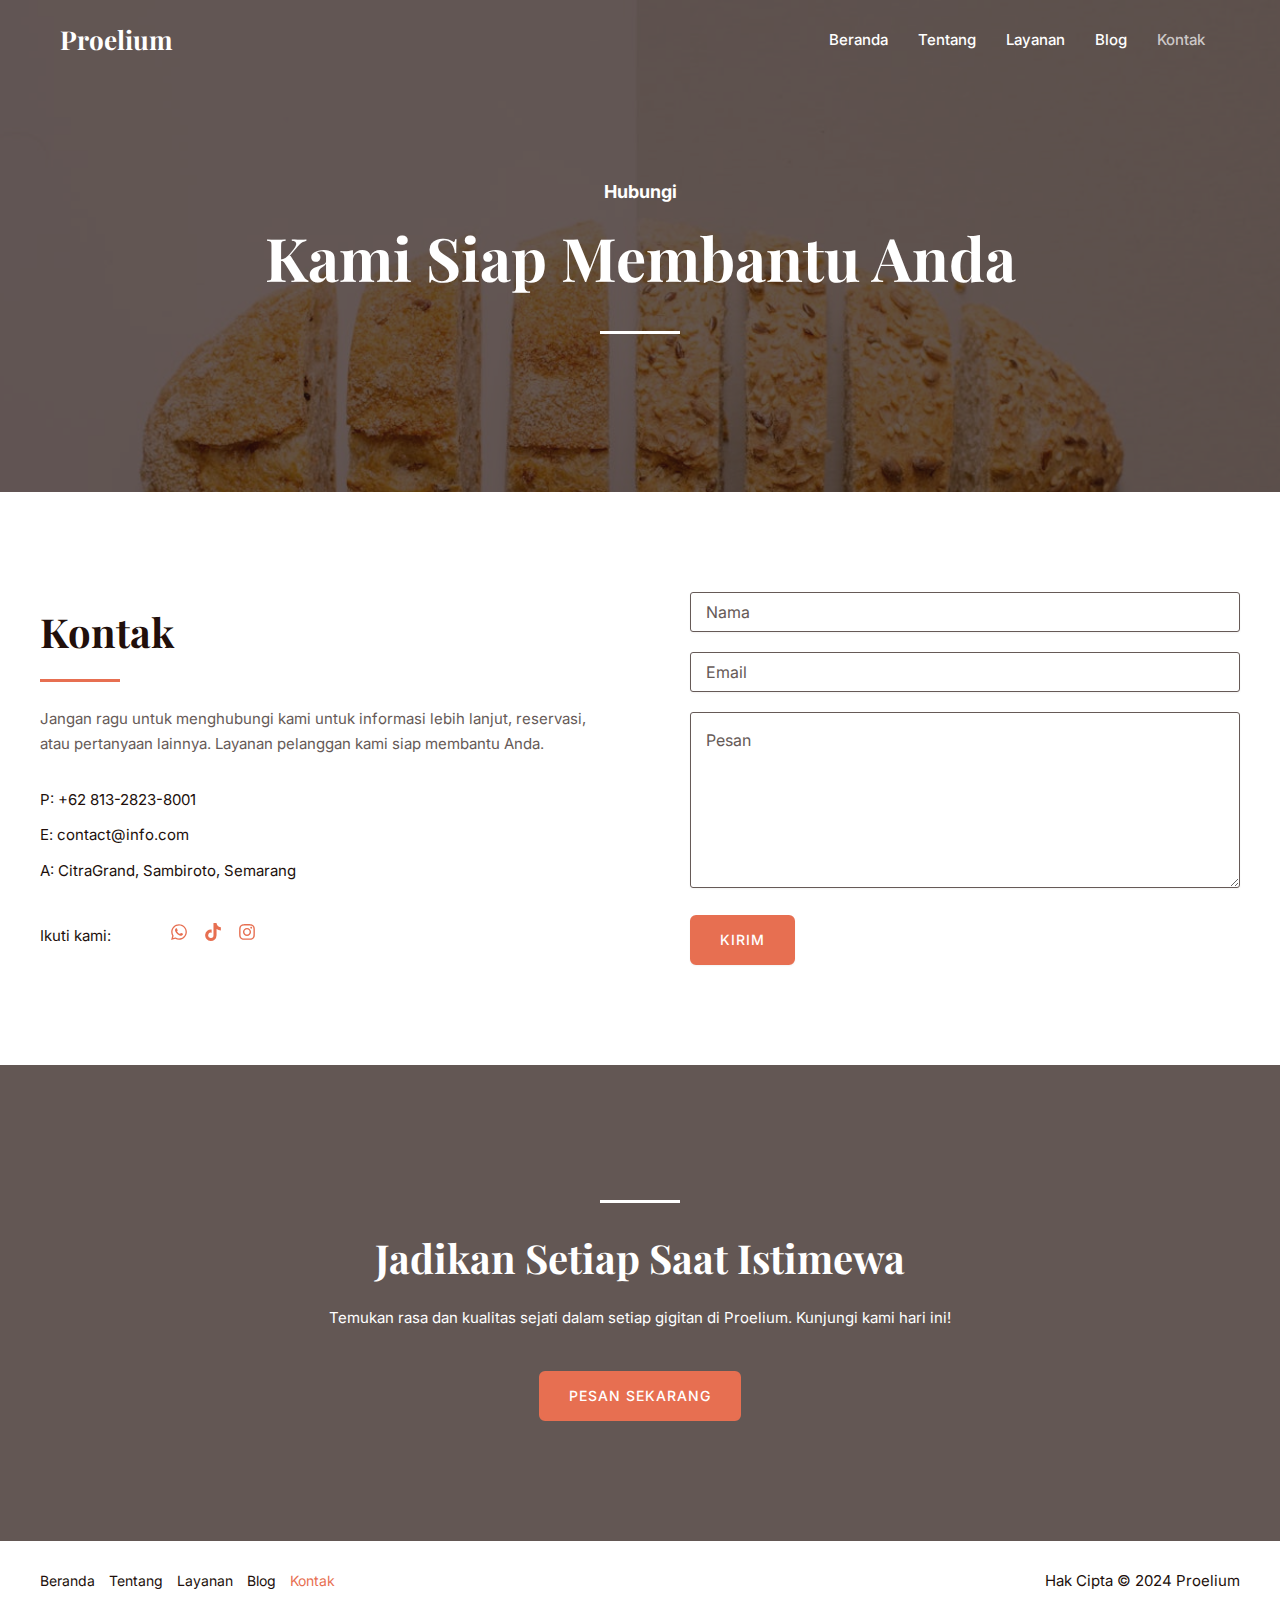
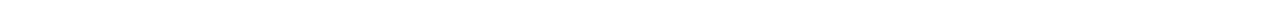
<file: contact/index.html>
<!DOCTYPE html>
<html lang="id">
<head>
<meta charset="UTF-8">
<meta name="viewport" content="width=device-width, initial-scale=1">
	 <link rel="profile" href="https://gmpg.org/xfn/11"> 
	 <title>Contact &#8211; Proelium</title>
<meta name="robots" content="max-image-preview:large">
<link rel="dns-prefetch" href="//fonts.googleapis.com">
<link rel="alternate" type="application/rss+xml" title="Proelium &raquo; Feed" href="/feed/">
<link rel="alternate" type="application/rss+xml" title="Proelium &raquo; Umpan Komentar" href="/comments/feed/">
<script>
window._wpemojiSettings = {"baseUrl":"https:\/\/s.w.org\/images\/core\/emoji\/15.0.3\/72x72\/","ext":".png","svgUrl":"https:\/\/s.w.org\/images\/core\/emoji\/15.0.3\/svg\/","svgExt":".svg","source":{"concatemoji":"\/wp-includes\/js\/wp-emoji-release.min.js?ver=6.5.3"}};
/*! This file is auto-generated */
!function(i,n){var o,s,e;function c(e){try{var t={supportTests:e,timestamp:(new Date).valueOf()};sessionStorage.setItem(o,JSON.stringify(t))}catch(e){}}function p(e,t,n){e.clearRect(0,0,e.canvas.width,e.canvas.height),e.fillText(t,0,0);var t=new Uint32Array(e.getImageData(0,0,e.canvas.width,e.canvas.height).data),r=(e.clearRect(0,0,e.canvas.width,e.canvas.height),e.fillText(n,0,0),new Uint32Array(e.getImageData(0,0,e.canvas.width,e.canvas.height).data));return t.every(function(e,t){return e===r[t]})}function u(e,t,n){switch(t){case"flag":return n(e,"🏳️‍⚧️","🏳️​⚧️")?!1:!n(e,"🇺🇳","🇺​🇳")&&!n(e,"🏴󠁧󠁢󠁥󠁮󠁧󠁿","🏴​󠁧​󠁢​󠁥​󠁮​󠁧​󠁿");case"emoji":return!n(e,"🐦‍⬛","🐦​⬛")}return!1}function f(e,t,n){var r="undefined"!=typeof WorkerGlobalScope&&self instanceof WorkerGlobalScope?new OffscreenCanvas(300,150):i.createElement("canvas"),a=r.getContext("2d",{willReadFrequently:!0}),o=(a.textBaseline="top",a.font="600 32px Arial",{});return e.forEach(function(e){o[e]=t(a,e,n)}),o}function t(e){var t=i.createElement("script");t.src=e,t.defer=!0,i.head.appendChild(t)}"undefined"!=typeof Promise&&(o="wpEmojiSettingsSupports",s=["flag","emoji"],n.supports={everything:!0,everythingExceptFlag:!0},e=new Promise(function(e){i.addEventListener("DOMContentLoaded",e,{once:!0})}),new Promise(function(t){var n=function(){try{var e=JSON.parse(sessionStorage.getItem(o));if("object"==typeof e&&"number"==typeof e.timestamp&&(new Date).valueOf()<e.timestamp+604800&&"object"==typeof e.supportTests)return e.supportTests}catch(e){}return null}();if(!n){if("undefined"!=typeof Worker&&"undefined"!=typeof OffscreenCanvas&&"undefined"!=typeof URL&&URL.createObjectURL&&"undefined"!=typeof Blob)try{var e="postMessage("+f.toString()+"("+[JSON.stringify(s),u.toString(),p.toString()].join(",")+"));",r=new Blob([e],{type:"text/javascript"}),a=new Worker(URL.createObjectURL(r),{name:"wpTestEmojiSupports"});return void(a.onmessage=function(e){c(n=e.data),a.terminate(),t(n)})}catch(e){}c(n=f(s,u,p))}t(n)}).then(function(e){for(var t in e)n.supports[t]=e[t],n.supports.everything=n.supports.everything&&n.supports[t],"flag"!==t&&(n.supports.everythingExceptFlag=n.supports.everythingExceptFlag&&n.supports[t]);n.supports.everythingExceptFlag=n.supports.everythingExceptFlag&&!n.supports.flag,n.DOMReady=!1,n.readyCallback=function(){n.DOMReady=!0}}).then(function(){return e}).then(function(){var e;n.supports.everything||(n.readyCallback(),(e=n.source||{}).concatemoji?t(e.concatemoji):e.wpemoji&&e.twemoji&&(t(e.twemoji),t(e.wpemoji)))}))}((window,document),window._wpemojiSettings);
</script>
<link rel="stylesheet" id="astra-theme-css-css" href="/wp-content/themes/astra/assets/css/minified/main.min.css?ver=4.6.16" media="all">
<style id="astra-theme-css-inline-css">:root{--ast-post-nav-space:0;--ast-container-default-xlg-padding:2.5em;--ast-container-default-lg-padding:2.5em;--ast-container-default-slg-padding:2em;--ast-container-default-md-padding:2.5em;--ast-container-default-sm-padding:2.5em;--ast-container-default-xs-padding:2.4em;--ast-container-default-xxs-padding:1.8em;--ast-code-block-background:#ECEFF3;--ast-comment-inputs-background:#F9FAFB;--ast-normal-container-width:1200px;--ast-narrow-container-width:750px;--ast-blog-title-font-weight:600;--ast-blog-meta-weight:600;}html{font-size:93.75%;}a{color:var(--ast-global-color-0);}a:hover,a:focus{color:var(--ast-global-color-1);}body,button,input,select,textarea,.ast-button,.ast-custom-button{font-family:'Inter',sans-serif;font-weight:inherit;font-size:15px;font-size:1rem;line-height:var(--ast-body-line-height,1.7em);}blockquote{color:var(--ast-global-color-3);}h1,.entry-content h1,h2,.entry-content h2,h3,.entry-content h3,h4,.entry-content h4,h5,.entry-content h5,h6,.entry-content h6,.site-title,.site-title a{font-family:'Playfair Display',serif;font-weight:700;}.ast-site-identity .site-title a{color:var(--ast-global-color-2);}.site-title{font-size:26px;font-size:1.7333333333333rem;display:block;}.site-header .site-description{font-size:15px;font-size:1rem;display:none;}.entry-title{font-size:26px;font-size:1.7333333333333rem;}.ast-blog-single-element.ast-taxonomy-container a{font-size:14px;font-size:0.93333333333333rem;}.ast-blog-meta-container{font-size:13px;font-size:0.86666666666667rem;}.archive .ast-article-post .ast-article-inner,.blog .ast-article-post .ast-article-inner,.archive .ast-article-post .ast-article-inner:hover,.blog .ast-article-post .ast-article-inner:hover{overflow:hidden;}h1,.entry-content h1{font-size:60px;font-size:4rem;font-weight:700;font-family:'Playfair Display',serif;line-height:1.15em;}h2,.entry-content h2{font-size:40px;font-size:2.6666666666667rem;font-weight:700;font-family:'Playfair Display',serif;line-height:1.16em;}h3,.entry-content h3{font-size:26px;font-size:1.7333333333333rem;font-weight:700;font-family:'Playfair Display',serif;line-height:1.2em;}h4,.entry-content h4{font-size:24px;font-size:1.6rem;line-height:1.3em;font-weight:700;font-family:'Playfair Display',serif;}h5,.entry-content h5{font-size:18px;font-size:1.2rem;line-height:1.36em;font-weight:700;font-family:'Playfair Display',serif;}h6,.entry-content h6{font-size:14px;font-size:0.93333333333333rem;line-height:1em;font-weight:500;font-family:'Montserrat',sans-serif;letter-spacing:2px;}::selection{background-color:var(--ast-global-color-0);color:#000000;}body,h1,.entry-title a,.entry-content h1,h2,.entry-content h2,h3,.entry-content h3,h4,.entry-content h4,h5,.entry-content h5,h6,.entry-content h6{color:var(--ast-global-color-3);}.tagcloud a:hover,.tagcloud a:focus,.tagcloud a.current-item{color:#000000;border-color:var(--ast-global-color-0);background-color:var(--ast-global-color-0);}input:focus,input[type="text"]:focus,input[type="email"]:focus,input[type="url"]:focus,input[type="password"]:focus,input[type="reset"]:focus,input[type="search"]:focus,textarea:focus{border-color:var(--ast-global-color-0);}input[type="radio"]:checked,input[type=reset],input[type="checkbox"]:checked,input[type="checkbox"]:hover:checked,input[type="checkbox"]:focus:checked,input[type=range]::-webkit-slider-thumb{border-color:var(--ast-global-color-0);background-color:var(--ast-global-color-0);box-shadow:none;}.site-footer a:hover + .post-count,.site-footer a:focus + .post-count{background:var(--ast-global-color-0);border-color:var(--ast-global-color-0);}.single .nav-links .nav-previous,.single .nav-links .nav-next{color:var(--ast-global-color-0);}.entry-meta,.entry-meta *{line-height:1.45;color:var(--ast-global-color-0);font-weight:600;}.entry-meta a:not(.ast-button):hover,.entry-meta a:not(.ast-button):hover *,.entry-meta a:not(.ast-button):focus,.entry-meta a:not(.ast-button):focus *,.page-links > .page-link,.page-links .page-link:hover,.post-navigation a:hover{color:var(--ast-global-color-1);}#cat option,.secondary .calendar_wrap thead a,.secondary .calendar_wrap thead a:visited{color:var(--ast-global-color-0);}.secondary .calendar_wrap #today,.ast-progress-val span{background:var(--ast-global-color-0);}.secondary a:hover + .post-count,.secondary a:focus + .post-count{background:var(--ast-global-color-0);border-color:var(--ast-global-color-0);}.calendar_wrap #today > a{color:#000000;}.page-links .page-link,.single .post-navigation a{color:var(--ast-global-color-3);}.ast-search-menu-icon .search-form button.search-submit{padding:0 4px;}.ast-search-menu-icon form.search-form{padding-right:0;}.ast-search-menu-icon.slide-search input.search-field{width:0;}.ast-header-search .ast-search-menu-icon.ast-dropdown-active .search-form,.ast-header-search .ast-search-menu-icon.ast-dropdown-active .search-field:focus{transition:all 0.2s;}.search-form input.search-field:focus{outline:none;}.ast-search-menu-icon .search-form button.search-submit:focus,.ast-theme-transparent-header .ast-header-search .ast-dropdown-active .ast-icon,.ast-theme-transparent-header .ast-inline-search .search-field:focus .ast-icon{color:var(--ast-global-color-1);}.ast-header-search .slide-search .search-form{border:2px solid var(--ast-global-color-0);}.ast-header-search .slide-search .search-field{background-color:#fff;}.ast-archive-title{color:var(--ast-global-color-2);}.widget-title,.widget .wp-block-heading{font-size:21px;font-size:1.4rem;color:var(--ast-global-color-2);}.ast-single-post .entry-content a,.ast-comment-content a:not(.ast-comment-edit-reply-wrap a){text-decoration:underline;}.ast-single-post .elementor-button-wrapper .elementor-button,.ast-single-post .entry-content .uagb-tab a,.ast-single-post .entry-content .uagb-ifb-cta a,.ast-single-post .entry-content .uabb-module-content a,.ast-single-post .entry-content .uagb-post-grid a,.ast-single-post .entry-content .uagb-timeline a,.ast-single-post .entry-content .uagb-toc__wrap a,.ast-single-post .entry-content .uagb-taxomony-box a,.ast-single-post .entry-content .woocommerce a,.entry-content .wp-block-latest-posts > li > a,.ast-single-post .entry-content .wp-block-file__button,li.ast-post-filter-single,.ast-single-post .ast-comment-content .comment-reply-link,.ast-single-post .ast-comment-content .comment-edit-link{text-decoration:none;}.ast-search-menu-icon.slide-search a:focus-visible:focus-visible,.astra-search-icon:focus-visible,#close:focus-visible,a:focus-visible,.ast-menu-toggle:focus-visible,.site .skip-link:focus-visible,.wp-block-loginout input:focus-visible,.wp-block-search.wp-block-search__button-inside .wp-block-search__inside-wrapper,.ast-header-navigation-arrow:focus-visible,.woocommerce .wc-proceed-to-checkout > .checkout-button:focus-visible,.woocommerce .woocommerce-MyAccount-navigation ul li a:focus-visible,.ast-orders-table__row .ast-orders-table__cell:focus-visible,.woocommerce .woocommerce-order-details .order-again > .button:focus-visible,.woocommerce .woocommerce-message a.button.wc-forward:focus-visible,.woocommerce #minus_qty:focus-visible,.woocommerce #plus_qty:focus-visible,a#ast-apply-coupon:focus-visible,.woocommerce .woocommerce-info a:focus-visible,.woocommerce .astra-shop-summary-wrap a:focus-visible,.woocommerce a.wc-forward:focus-visible,#ast-apply-coupon:focus-visible,.woocommerce-js .woocommerce-mini-cart-item a.remove:focus-visible,#close:focus-visible,.button.search-submit:focus-visible,#search_submit:focus,.normal-search:focus-visible,.ast-header-account-wrap:focus-visible{outline-style:dotted;outline-color:inherit;outline-width:thin;}input:focus,input[type="text"]:focus,input[type="email"]:focus,input[type="url"]:focus,input[type="password"]:focus,input[type="reset"]:focus,input[type="search"]:focus,input[type="number"]:focus,textarea:focus,.wp-block-search__input:focus,[data-section="section-header-mobile-trigger"] .ast-button-wrap .ast-mobile-menu-trigger-minimal:focus,.ast-mobile-popup-drawer.active .menu-toggle-close:focus,.woocommerce-ordering select.orderby:focus,#ast-scroll-top:focus,#coupon_code:focus,.woocommerce-page #comment:focus,.woocommerce #reviews #respond input#submit:focus,.woocommerce a.add_to_cart_button:focus,.woocommerce .button.single_add_to_cart_button:focus,.woocommerce .woocommerce-cart-form button:focus,.woocommerce .woocommerce-cart-form__cart-item .quantity .qty:focus,.woocommerce .woocommerce-billing-fields .woocommerce-billing-fields__field-wrapper .woocommerce-input-wrapper > .input-text:focus,.woocommerce #order_comments:focus,.woocommerce #place_order:focus,.woocommerce .woocommerce-address-fields .woocommerce-address-fields__field-wrapper .woocommerce-input-wrapper > .input-text:focus,.woocommerce .woocommerce-MyAccount-content form button:focus,.woocommerce .woocommerce-MyAccount-content .woocommerce-EditAccountForm .woocommerce-form-row .woocommerce-Input.input-text:focus,.woocommerce .ast-woocommerce-container .woocommerce-pagination ul.page-numbers li a:focus,body #content .woocommerce form .form-row .select2-container--default .select2-selection--single:focus,#ast-coupon-code:focus,.woocommerce.woocommerce-js .quantity input[type=number]:focus,.woocommerce-js .woocommerce-mini-cart-item .quantity input[type=number]:focus,.woocommerce p#ast-coupon-trigger:focus{border-style:dotted;border-color:inherit;border-width:thin;}input{outline:none;}.ast-logo-title-inline .site-logo-img{padding-right:1em;}body .ast-oembed-container *{position:absolute;top:0;width:100%;height:100%;left:0;}body .wp-block-embed-pocket-casts .ast-oembed-container *{position:unset;}.ast-single-post-featured-section + article {margin-top: 2em;}.site-content .ast-single-post-featured-section img {width: 100%;overflow: hidden;object-fit: cover;}.ast-separate-container .site-content .ast-single-post-featured-section + article {margin-top: -80px;z-index: 9;position: relative;border-radius: 4px;}@media (min-width: 922px) {.ast-no-sidebar .site-content .ast-article-image-container--wide {margin-left: -120px;margin-right: -120px;max-width: unset;width: unset;}.ast-left-sidebar .site-content .ast-article-image-container--wide,.ast-right-sidebar .site-content .ast-article-image-container--wide {margin-left: -10px;margin-right: -10px;}.site-content .ast-article-image-container--full {margin-left: calc( -50vw + 50%);margin-right: calc( -50vw + 50%);max-width: 100vw;width: 100vw;}.ast-left-sidebar .site-content .ast-article-image-container--full,.ast-right-sidebar .site-content .ast-article-image-container--full {margin-left: -10px;margin-right: -10px;max-width: inherit;width: auto;}}.site > .ast-single-related-posts-container {margin-top: 0;}@media (min-width: 922px) {.ast-desktop .ast-container--narrow {max-width: var(--ast-narrow-container-width);margin: 0 auto;}}input[type="text"],input[type="number"],input[type="email"],input[type="url"],input[type="password"],input[type="search"],input[type=reset],input[type=tel],input[type=date],select,textarea{font-size:16px;font-style:normal;font-weight:400;line-height:24px;width:100%;padding:12px 16px;border-radius:4px;box-shadow:0px 1px 2px 0px rgba(0,0,0,0.05);color:var(--ast-form-input-text,#475569);}input[type="text"],input[type="number"],input[type="email"],input[type="url"],input[type="password"],input[type="search"],input[type=reset],input[type=tel],input[type=date],select{height:40px;}input[type="date"]{border-width:1px;border-style:solid;border-color:var(--ast-border-color);}input[type="text"]:focus,input[type="number"]:focus,input[type="email"]:focus,input[type="url"]:focus,input[type="password"]:focus,input[type="search"]:focus,input[type=reset]:focus,input[type="tel"]:focus,input[type="date"]:focus,select:focus,textarea:focus{border-color:#046BD2;box-shadow:none;outline:none;color:var(--ast-form-input-focus-text,#475569);}label,legend{color:#111827;font-size:14px;font-style:normal;font-weight:500;line-height:20px;}select{padding:6px 10px;}fieldset{padding:30px;border-radius:4px;}button,.ast-button,.button,input[type="button"],input[type="reset"],input[type="submit"]{border-radius:4px;box-shadow:0px 1px 2px 0px rgba(0,0,0,0.05);}:root{--ast-comment-inputs-background:#FFF;}::placeholder{color:var(--ast-form-field-color,#9CA3AF);}::-ms-input-placeholder{color:var(--ast-form-field-color,#9CA3AF);}@media (max-width:921.9px){#ast-desktop-header{display:none;}}@media (min-width:922px){#ast-mobile-header{display:none;}}.wp-block-buttons.aligncenter{justify-content:center;}@media (max-width:921px){.ast-theme-transparent-header #primary,.ast-theme-transparent-header #secondary{padding:0;}}@media (max-width:921px){.ast-plain-container.ast-no-sidebar #primary{padding:0;}}.ast-plain-container.ast-no-sidebar #primary{margin-top:0;margin-bottom:0;}@media (max-width:921px){.ast-separate-container #primary,.ast-narrow-container #primary{padding-top:0px;}}@media (max-width:544px){.ast-separate-container #primary,.ast-narrow-container #primary{padding-top:0px;}}@media (max-width:921px){.ast-separate-container #primary,.ast-narrow-container #primary{padding-bottom:0px;}}@media (max-width:544px){.ast-separate-container #primary,.ast-narrow-container #primary{padding-bottom:0px;}}.wp-block-button.is-style-outline .wp-block-button__link{border-color:var(--ast-global-color-0);border-top-width:2px;border-right-width:2px;border-bottom-width:2px;border-left-width:2px;}div.wp-block-button.is-style-outline > .wp-block-button__link:not(.has-text-color),div.wp-block-button.wp-block-button__link.is-style-outline:not(.has-text-color){color:var(--ast-global-color-0);}.wp-block-button.is-style-outline .wp-block-button__link:hover,.wp-block-buttons .wp-block-button.is-style-outline .wp-block-button__link:focus,.wp-block-buttons .wp-block-button.is-style-outline > .wp-block-button__link:not(.has-text-color):hover,.wp-block-buttons .wp-block-button.wp-block-button__link.is-style-outline:not(.has-text-color):hover{color:#ffffff;background-color:var(--ast-global-color-1);border-color:var(--ast-global-color-1);}.post-page-numbers.current .page-link,.ast-pagination .page-numbers.current{color:#000000;border-color:var(--ast-global-color-0);background-color:var(--ast-global-color-0);}.wp-block-button.is-style-outline .wp-block-button__link{border-top-width:2px;border-right-width:2px;border-bottom-width:2px;border-left-width:2px;}.wp-block-buttons .wp-block-button.is-style-outline .wp-block-button__link.wp-element-button,.ast-outline-button,.wp-block-uagb-buttons-child .uagb-buttons-repeater.ast-outline-button{border-color:var(--ast-global-color-0);border-top-width:2px;border-right-width:2px;border-bottom-width:2px;border-left-width:2px;font-family:'Montserrat',sans-serif;font-weight:500;font-size:14px;font-size:0.93333333333333rem;line-height:1em;text-transform:uppercase;letter-spacing:2px;padding-top:16px;padding-right:28px;padding-bottom:16px;padding-left:28px;border-top-left-radius:6px;border-top-right-radius:6px;border-bottom-right-radius:6px;border-bottom-left-radius:6px;}.wp-block-buttons .wp-block-button.is-style-outline > .wp-block-button__link:not(.has-text-color),.wp-block-buttons .wp-block-button.wp-block-button__link.is-style-outline:not(.has-text-color),.ast-outline-button{color:var(--ast-global-color-0);}.wp-block-button.is-style-outline .wp-block-button__link:hover,.wp-block-buttons .wp-block-button.is-style-outline .wp-block-button__link:focus,.wp-block-buttons .wp-block-button.is-style-outline > .wp-block-button__link:not(.has-text-color):hover,.wp-block-buttons .wp-block-button.wp-block-button__link.is-style-outline:not(.has-text-color):hover,.ast-outline-button:hover,.ast-outline-button:focus,.wp-block-uagb-buttons-child .uagb-buttons-repeater.ast-outline-button:hover,.wp-block-uagb-buttons-child .uagb-buttons-repeater.ast-outline-button:focus{color:#ffffff;background-color:var(--ast-global-color-1);border-color:var(--ast-global-color-1);}.ast-single-post .entry-content a.ast-outline-button,.ast-single-post .entry-content .is-style-outline>.wp-block-button__link{text-decoration:none;}.uagb-buttons-repeater.ast-outline-button{border-radius:9999px;}@media (max-width:921px){.wp-block-buttons .wp-block-button.is-style-outline .wp-block-button__link.wp-element-button,.ast-outline-button,.wp-block-uagb-buttons-child .uagb-buttons-repeater.ast-outline-button{font-size:14px;font-size:0.93333333333333rem;padding-top:14px;padding-right:24px;padding-bottom:14px;padding-left:24px;border-top-left-radius:6px;border-top-right-radius:6px;border-bottom-right-radius:6px;border-bottom-left-radius:6px;}}@media (max-width:544px){.wp-block-buttons .wp-block-button.is-style-outline .wp-block-button__link.wp-element-button,.ast-outline-button,.wp-block-uagb-buttons-child .uagb-buttons-repeater.ast-outline-button{font-size:14px;font-size:0.93333333333333rem;padding-top:14px;padding-right:22px;padding-bottom:14px;padding-left:22px;border-top-left-radius:6px;border-top-right-radius:6px;border-bottom-right-radius:6px;border-bottom-left-radius:6px;}}.entry-content[ast-blocks-layout] > figure{margin-bottom:1em;}h1.widget-title{font-weight:700;}h2.widget-title{font-weight:700;}h3.widget-title{font-weight:700;}#page{display:flex;flex-direction:column;min-height:100vh;}.ast-404-layout-1 h1.page-title{color:var(--ast-global-color-2);}.single .post-navigation a{line-height:1em;height:inherit;}.error-404 .page-sub-title{font-size:1.5rem;font-weight:inherit;}.search .site-content .content-area .search-form{margin-bottom:0;}#page .site-content{flex-grow:1;}.widget{margin-bottom:1.25em;}#secondary li{line-height:1.5em;}#secondary .wp-block-group h2{margin-bottom:0.7em;}#secondary h2{font-size:1.7rem;}.ast-separate-container .ast-article-post,.ast-separate-container .ast-article-single,.ast-separate-container .comment-respond{padding:3em;}.ast-separate-container .ast-article-single .ast-article-single{padding:0;}.ast-article-single .wp-block-post-template-is-layout-grid{padding-left:0;}.ast-separate-container .comments-title,.ast-narrow-container .comments-title{padding:1.5em 2em;}.ast-page-builder-template .comment-form-textarea,.ast-comment-formwrap .ast-grid-common-col{padding:0;}.ast-comment-formwrap{padding:0;display:inline-flex;column-gap:20px;width:100%;margin-left:0;margin-right:0;}.comments-area textarea#comment:focus,.comments-area textarea#comment:active,.comments-area .ast-comment-formwrap input[type="text"]:focus,.comments-area .ast-comment-formwrap input[type="text"]:active {box-shadow:none;outline:none;}.archive.ast-page-builder-template .entry-header{margin-top:2em;}.ast-page-builder-template .ast-comment-formwrap{width:100%;}.entry-title{margin-bottom:0.6em;}.ast-archive-description p{font-size:inherit;font-weight:inherit;line-height:inherit;}.ast-separate-container .ast-comment-list li.depth-1,.hentry{margin-bottom:1.5em;}.site-content section.ast-archive-description{margin-bottom:2em;}@media (min-width:921px){.ast-left-sidebar.ast-page-builder-template #secondary,.archive.ast-right-sidebar.ast-page-builder-template .site-main{padding-left:20px;padding-right:20px;}}@media (max-width:544px){.ast-comment-formwrap.ast-row{column-gap:10px;display:inline-block;}#ast-commentform .ast-grid-common-col{position:relative;width:100%;}}@media (min-width:1201px){.ast-separate-container .ast-article-post,.ast-separate-container .ast-article-single,.ast-separate-container .ast-author-box,.ast-separate-container .ast-404-layout-1,.ast-separate-container .no-results{padding:3em;}}@media (max-width:921px){.ast-separate-container #primary,.ast-separate-container #secondary{padding:1.5em 0;}#primary,#secondary{padding:1.5em 0;margin:0;}.ast-left-sidebar #content > .ast-container{display:flex;flex-direction:column-reverse;width:100%;}}@media (min-width:922px){.ast-separate-container.ast-right-sidebar #primary,.ast-separate-container.ast-left-sidebar #primary{border:0;}.search-no-results.ast-separate-container #primary{margin-bottom:4em;}}.wp-block-button .wp-block-button__link{color:#ffffff;}.wp-block-button .wp-block-button__link:hover,.wp-block-button .wp-block-button__link:focus{color:#ffffff;background-color:var(--ast-global-color-1);border-color:var(--ast-global-color-1);}.elementor-widget-heading h1.elementor-heading-title{line-height:1.15em;}.elementor-widget-heading h2.elementor-heading-title{line-height:1.16em;}.elementor-widget-heading h3.elementor-heading-title{line-height:1.2em;}.elementor-widget-heading h4.elementor-heading-title{line-height:1.3em;}.elementor-widget-heading h5.elementor-heading-title{line-height:1.36em;}.elementor-widget-heading h6.elementor-heading-title{line-height:1em;}.wp-block-button .wp-block-button__link,.wp-block-search .wp-block-search__button,body .wp-block-file .wp-block-file__button{border-style:solid;border-top-width:2px;border-right-width:2px;border-left-width:2px;border-bottom-width:2px;border-color:var(--ast-global-color-0);background-color:var(--ast-global-color-0);color:#ffffff;font-family:'Inter',sans-serif;font-weight:500;line-height:1em;text-transform:uppercase;letter-spacing:1px;font-size:14px;font-size:0.93333333333333rem;border-top-left-radius:6px;border-top-right-radius:6px;border-bottom-right-radius:6px;border-bottom-left-radius:6px;padding-top:16px;padding-right:28px;padding-bottom:16px;padding-left:28px;}.ast-single-post .entry-content .wp-block-button .wp-block-button__link,.ast-single-post .entry-content .wp-block-search .wp-block-search__button,body .entry-content .wp-block-file .wp-block-file__button{text-decoration:none;}@media (max-width:921px){.wp-block-button .wp-block-button__link,.wp-block-search .wp-block-search__button,body .wp-block-file .wp-block-file__button{font-size:14px;font-size:0.93333333333333rem;padding-top:14px;padding-right:24px;padding-bottom:14px;padding-left:24px;border-top-left-radius:6px;border-top-right-radius:6px;border-bottom-right-radius:6px;border-bottom-left-radius:6px;}}@media (max-width:544px){.wp-block-button .wp-block-button__link,.wp-block-search .wp-block-search__button,body .wp-block-file .wp-block-file__button{font-size:14px;font-size:0.93333333333333rem;padding-top:14px;padding-right:22px;padding-bottom:14px;padding-left:22px;border-top-left-radius:6px;border-top-right-radius:6px;border-bottom-right-radius:6px;border-bottom-left-radius:6px;}}.menu-toggle,button,.ast-button,.ast-custom-button,.button,input#submit,input[type="button"],input[type="submit"],input[type="reset"],#comments .submit,.search .search-submit,form[CLASS*="wp-block-search__"].wp-block-search .wp-block-search__inside-wrapper .wp-block-search__button,body .wp-block-file .wp-block-file__button,.search .search-submit,.woocommerce-js a.button,.woocommerce button.button,.woocommerce .woocommerce-message a.button,.woocommerce #respond input#submit.alt,.woocommerce input.button.alt,.woocommerce input.button,.woocommerce input.button:disabled,.woocommerce input.button:disabled[disabled],.woocommerce input.button:disabled:hover,.woocommerce input.button:disabled[disabled]:hover,.woocommerce #respond input#submit,.woocommerce button.button.alt.disabled,.wc-block-grid__products .wc-block-grid__product .wp-block-button__link,.wc-block-grid__product-onsale,[CLASS*="wc-block"] button,.woocommerce-js .astra-cart-drawer .astra-cart-drawer-content .woocommerce-mini-cart__buttons .button:not(.checkout):not(.ast-continue-shopping),.woocommerce-js .astra-cart-drawer .astra-cart-drawer-content .woocommerce-mini-cart__buttons a.checkout,.woocommerce button.button.alt.disabled.wc-variation-selection-needed,[CLASS*="wc-block"] .wc-block-components-button{border-style:solid;border-top-width:2px;border-right-width:2px;border-left-width:2px;border-bottom-width:2px;color:#ffffff;border-color:var(--ast-global-color-0);background-color:var(--ast-global-color-0);padding-top:16px;padding-right:28px;padding-bottom:16px;padding-left:28px;font-family:'Inter',sans-serif;font-weight:500;font-size:14px;font-size:0.93333333333333rem;line-height:1em;text-transform:uppercase;letter-spacing:1px;border-top-left-radius:6px;border-top-right-radius:6px;border-bottom-right-radius:6px;border-bottom-left-radius:6px;}button:focus,.menu-toggle:hover,button:hover,.ast-button:hover,.ast-custom-button:hover .button:hover,.ast-custom-button:hover ,input[type=reset]:hover,input[type=reset]:focus,input#submit:hover,input#submit:focus,input[type="button"]:hover,input[type="button"]:focus,input[type="submit"]:hover,input[type="submit"]:focus,form[CLASS*="wp-block-search__"].wp-block-search .wp-block-search__inside-wrapper .wp-block-search__button:hover,form[CLASS*="wp-block-search__"].wp-block-search .wp-block-search__inside-wrapper .wp-block-search__button:focus,body .wp-block-file .wp-block-file__button:hover,body .wp-block-file .wp-block-file__button:focus,.woocommerce-js a.button:hover,.woocommerce button.button:hover,.woocommerce .woocommerce-message a.button:hover,.woocommerce #respond input#submit:hover,.woocommerce #respond input#submit.alt:hover,.woocommerce input.button.alt:hover,.woocommerce input.button:hover,.woocommerce button.button.alt.disabled:hover,.wc-block-grid__products .wc-block-grid__product .wp-block-button__link:hover,[CLASS*="wc-block"] button:hover,.woocommerce-js .astra-cart-drawer .astra-cart-drawer-content .woocommerce-mini-cart__buttons .button:not(.checkout):not(.ast-continue-shopping):hover,.woocommerce-js .astra-cart-drawer .astra-cart-drawer-content .woocommerce-mini-cart__buttons a.checkout:hover,.woocommerce button.button.alt.disabled.wc-variation-selection-needed:hover,[CLASS*="wc-block"] .wc-block-components-button:hover,[CLASS*="wc-block"] .wc-block-components-button:focus{color:#ffffff;background-color:var(--ast-global-color-1);border-color:var(--ast-global-color-1);}form[CLASS*="wp-block-search__"].wp-block-search .wp-block-search__inside-wrapper .wp-block-search__button.has-icon{padding-top:calc(16px - 3px);padding-right:calc(28px - 3px);padding-bottom:calc(16px - 3px);padding-left:calc(28px - 3px);}@media (max-width:921px){.menu-toggle,button,.ast-button,.ast-custom-button,.button,input#submit,input[type="button"],input[type="submit"],input[type="reset"],#comments .submit,.search .search-submit,form[CLASS*="wp-block-search__"].wp-block-search .wp-block-search__inside-wrapper .wp-block-search__button,body .wp-block-file .wp-block-file__button,.search .search-submit,.woocommerce-js a.button,.woocommerce button.button,.woocommerce .woocommerce-message a.button,.woocommerce #respond input#submit.alt,.woocommerce input.button.alt,.woocommerce input.button,.woocommerce input.button:disabled,.woocommerce input.button:disabled[disabled],.woocommerce input.button:disabled:hover,.woocommerce input.button:disabled[disabled]:hover,.woocommerce #respond input#submit,.woocommerce button.button.alt.disabled,.wc-block-grid__products .wc-block-grid__product .wp-block-button__link,.wc-block-grid__product-onsale,[CLASS*="wc-block"] button,.woocommerce-js .astra-cart-drawer .astra-cart-drawer-content .woocommerce-mini-cart__buttons .button:not(.checkout):not(.ast-continue-shopping),.woocommerce-js .astra-cart-drawer .astra-cart-drawer-content .woocommerce-mini-cart__buttons a.checkout,.woocommerce button.button.alt.disabled.wc-variation-selection-needed,[CLASS*="wc-block"] .wc-block-components-button{padding-top:14px;padding-right:24px;padding-bottom:14px;padding-left:24px;font-size:14px;font-size:0.93333333333333rem;border-top-left-radius:6px;border-top-right-radius:6px;border-bottom-right-radius:6px;border-bottom-left-radius:6px;}}@media (max-width:544px){.menu-toggle,button,.ast-button,.ast-custom-button,.button,input#submit,input[type="button"],input[type="submit"],input[type="reset"],#comments .submit,.search .search-submit,form[CLASS*="wp-block-search__"].wp-block-search .wp-block-search__inside-wrapper .wp-block-search__button,body .wp-block-file .wp-block-file__button,.search .search-submit,.woocommerce-js a.button,.woocommerce button.button,.woocommerce .woocommerce-message a.button,.woocommerce #respond input#submit.alt,.woocommerce input.button.alt,.woocommerce input.button,.woocommerce input.button:disabled,.woocommerce input.button:disabled[disabled],.woocommerce input.button:disabled:hover,.woocommerce input.button:disabled[disabled]:hover,.woocommerce #respond input#submit,.woocommerce button.button.alt.disabled,.wc-block-grid__products .wc-block-grid__product .wp-block-button__link,.wc-block-grid__product-onsale,[CLASS*="wc-block"] button,.woocommerce-js .astra-cart-drawer .astra-cart-drawer-content .woocommerce-mini-cart__buttons .button:not(.checkout):not(.ast-continue-shopping),.woocommerce-js .astra-cart-drawer .astra-cart-drawer-content .woocommerce-mini-cart__buttons a.checkout,.woocommerce button.button.alt.disabled.wc-variation-selection-needed,[CLASS*="wc-block"] .wc-block-components-button{padding-top:14px;padding-right:22px;padding-bottom:14px;padding-left:22px;font-size:14px;font-size:0.93333333333333rem;border-top-left-radius:6px;border-top-right-radius:6px;border-bottom-right-radius:6px;border-bottom-left-radius:6px;}}@media (max-width:921px){.menu-toggle,button,.ast-button,.button,input#submit,input[type="button"],input[type="submit"],input[type="reset"]{font-size:14px;font-size:0.93333333333333rem;}.ast-mobile-header-stack .main-header-bar .ast-search-menu-icon{display:inline-block;}.ast-header-break-point.ast-header-custom-item-outside .ast-mobile-header-stack .main-header-bar .ast-search-icon{margin:0;}.ast-comment-avatar-wrap img{max-width:2.5em;}.ast-comment-meta{padding:0 1.8888em 1.3333em;}}@media (min-width:544px){.ast-container{max-width:100%;}}@media (max-width:544px){.ast-separate-container .ast-article-post,.ast-separate-container .ast-article-single,.ast-separate-container .comments-title,.ast-separate-container .ast-archive-description{padding:1.5em 1em;}.ast-separate-container #content .ast-container{padding-left:0.54em;padding-right:0.54em;}.ast-separate-container .ast-comment-list .bypostauthor{padding:.5em;}.ast-search-menu-icon.ast-dropdown-active .search-field{width:170px;}.menu-toggle,button,.ast-button,.button,input#submit,input[type="button"],input[type="submit"],input[type="reset"]{font-size:14px;font-size:0.93333333333333rem;}}.ast-separate-container{background-color:var(--ast-global-color-4);;background-image:none;;}@media (max-width:921px){.widget-title{font-size:20px;font-size:1.4285714285714rem;}body,button,input,select,textarea,.ast-button,.ast-custom-button{font-size:14px;font-size:0.93333333333333rem;}#secondary,#secondary button,#secondary input,#secondary select,#secondary textarea{font-size:14px;font-size:0.93333333333333rem;}.site-title{font-size:20px;font-size:1.3333333333333rem;display:block;}.site-header .site-description{display:none;}.entry-title{font-size:24px;font-size:1.6rem;}h1,.entry-content h1{font-size:48px;}h2,.entry-content h2{font-size:30px;}h3,.entry-content h3{font-size:24px;}h4,.entry-content h4{font-size:20px;font-size:1.3333333333333rem;}h5,.entry-content h5{font-size:16px;font-size:1.0666666666667rem;}h6,.entry-content h6{font-size:14px;font-size:0.93333333333333rem;}}@media (max-width:544px){.widget-title{font-size:20px;font-size:1.4285714285714rem;}body,button,input,select,textarea,.ast-button,.ast-custom-button{font-size:14px;font-size:0.93333333333333rem;}#secondary,#secondary button,#secondary input,#secondary select,#secondary textarea{font-size:14px;font-size:0.93333333333333rem;}.site-title{font-size:18px;font-size:1.2rem;display:block;}.site-header .site-description{display:none;}.entry-title{font-size:24px;font-size:1.6rem;}h1,.entry-content h1{font-size:38px;}h2,.entry-content h2{font-size:30px;}h3,.entry-content h3{font-size:24px;}h4,.entry-content h4{font-size:20px;font-size:1.3333333333333rem;}h5,.entry-content h5{font-size:16px;font-size:1.0666666666667rem;}h6,.entry-content h6{font-size:14px;font-size:0.93333333333333rem;}}@media (max-width:544px){html{font-size:93.75%;}}@media (min-width:922px){.ast-container{max-width:1240px;}}@media (min-width:922px){.site-content .ast-container{display:flex;}}@media (max-width:921px){.site-content .ast-container{flex-direction:column;}}.entry-content h1,.entry-content h2,.entry-content h3,.entry-content h4,.entry-content h5,.entry-content h6{clear:none;}@media (min-width:922px){.main-header-menu .sub-menu .menu-item.ast-left-align-sub-menu:hover > .sub-menu,.main-header-menu .sub-menu .menu-item.ast-left-align-sub-menu.focus > .sub-menu{margin-left:-0px;}}.ast-theme-transparent-header [data-section="section-header-mobile-trigger"] .ast-button-wrap .mobile-menu-toggle-icon .ast-mobile-svg{fill:#ffffff;}.ast-theme-transparent-header [data-section="section-header-mobile-trigger"] .ast-button-wrap .mobile-menu-wrap .mobile-menu{color:#ffffff;}.ast-theme-transparent-header [data-section="section-header-mobile-trigger"] .ast-button-wrap .ast-mobile-menu-trigger-outline{background:transparent;color:#ffffff;border-color:#ffffff;}.entry-content li > p{margin-bottom:0;}.site .comments-area{padding-top:2em;padding-bottom:2em;margin-top:2em;}.wp-block-file {display: flex;align-items: center;flex-wrap: wrap;justify-content: space-between;}.wp-block-pullquote {border: none;}.wp-block-pullquote blockquote::before {content: "\201D";font-family: "Helvetica",sans-serif;display: flex;transform: rotate( 180deg );font-size: 6rem;font-style: normal;line-height: 1;font-weight: bold;align-items: center;justify-content: center;}.has-text-align-right > blockquote::before {justify-content: flex-start;}.has-text-align-left > blockquote::before {justify-content: flex-end;}figure.wp-block-pullquote.is-style-solid-color blockquote {max-width: 100%;text-align: inherit;}html body {--wp--custom--ast-default-block-top-padding: 100px;--wp--custom--ast-default-block-right-padding: 80px;--wp--custom--ast-default-block-bottom-padding: 100px;--wp--custom--ast-default-block-left-padding: 80px;--wp--custom--ast-container-width: 1200px;--wp--custom--ast-content-width-size: 1200px;--wp--custom--ast-wide-width-size: calc(1200px + var(--wp--custom--ast-default-block-left-padding) + var(--wp--custom--ast-default-block-right-padding));}.ast-narrow-container {--wp--custom--ast-content-width-size: 750px;--wp--custom--ast-wide-width-size: 750px;}@media(max-width: 921px) {html body {--wp--custom--ast-default-block-top-padding: 50px;--wp--custom--ast-default-block-right-padding: 50px;--wp--custom--ast-default-block-bottom-padding: 50px;--wp--custom--ast-default-block-left-padding: 50px;}}@media(max-width: 544px) {html body {--wp--custom--ast-default-block-top-padding: 50px;--wp--custom--ast-default-block-right-padding: 30px;--wp--custom--ast-default-block-bottom-padding: 50px;--wp--custom--ast-default-block-left-padding: 30px;}}.entry-content > .wp-block-group,.entry-content > .wp-block-cover,.entry-content > .wp-block-columns {padding-top: var(--wp--custom--ast-default-block-top-padding);padding-right: var(--wp--custom--ast-default-block-right-padding);padding-bottom: var(--wp--custom--ast-default-block-bottom-padding);padding-left: var(--wp--custom--ast-default-block-left-padding);}.ast-plain-container.ast-no-sidebar .entry-content > .alignfull,.ast-page-builder-template .ast-no-sidebar .entry-content > .alignfull {margin-left: calc( -50vw + 50%);margin-right: calc( -50vw + 50%);max-width: 100vw;width: 100vw;}.ast-plain-container.ast-no-sidebar .entry-content .alignfull .alignfull,.ast-page-builder-template.ast-no-sidebar .entry-content .alignfull .alignfull,.ast-plain-container.ast-no-sidebar .entry-content .alignfull .alignwide,.ast-page-builder-template.ast-no-sidebar .entry-content .alignfull .alignwide,.ast-plain-container.ast-no-sidebar .entry-content .alignwide .alignfull,.ast-page-builder-template.ast-no-sidebar .entry-content .alignwide .alignfull,.ast-plain-container.ast-no-sidebar .entry-content .alignwide .alignwide,.ast-page-builder-template.ast-no-sidebar .entry-content .alignwide .alignwide,.ast-plain-container.ast-no-sidebar .entry-content .wp-block-column .alignfull,.ast-page-builder-template.ast-no-sidebar .entry-content .wp-block-column .alignfull,.ast-plain-container.ast-no-sidebar .entry-content .wp-block-column .alignwide,.ast-page-builder-template.ast-no-sidebar .entry-content .wp-block-column .alignwide {margin-left: auto;margin-right: auto;width: 100%;}[ast-blocks-layout] .wp-block-separator:not(.is-style-dots) {height: 0;}[ast-blocks-layout] .wp-block-separator {margin: 20px auto;}[ast-blocks-layout] .wp-block-separator:not(.is-style-wide):not(.is-style-dots) {max-width: 100px;}[ast-blocks-layout] .wp-block-separator.has-background {padding: 0;}.entry-content[ast-blocks-layout] > * {max-width: var(--wp--custom--ast-content-width-size);margin-left: auto;margin-right: auto;}.entry-content[ast-blocks-layout] > .alignwide {max-width: var(--wp--custom--ast-wide-width-size);}.entry-content[ast-blocks-layout] .alignfull {max-width: none;}.entry-content .wp-block-columns {margin-bottom: 0;}blockquote {margin: 1.5em;border-color: rgba(0,0,0,0.05);}.wp-block-quote:not(.has-text-align-right):not(.has-text-align-center) {border-left: 5px solid rgba(0,0,0,0.05);}.has-text-align-right > blockquote,blockquote.has-text-align-right {border-right: 5px solid rgba(0,0,0,0.05);}.has-text-align-left > blockquote,blockquote.has-text-align-left {border-left: 5px solid rgba(0,0,0,0.05);}.wp-block-site-tagline,.wp-block-latest-posts .read-more {margin-top: 15px;}.wp-block-loginout p label {display: block;}.wp-block-loginout p:not(.login-remember):not(.login-submit) input {width: 100%;}.wp-block-loginout input:focus {border-color: transparent;}.wp-block-loginout input:focus {outline: thin dotted;}.entry-content .wp-block-media-text .wp-block-media-text__content {padding: 0 0 0 8%;}.entry-content .wp-block-media-text.has-media-on-the-right .wp-block-media-text__content {padding: 0 8% 0 0;}.entry-content .wp-block-media-text.has-background .wp-block-media-text__content {padding: 8%;}.entry-content .wp-block-cover:not([class*="background-color"]) .wp-block-cover__inner-container,.entry-content .wp-block-cover:not([class*="background-color"]) .wp-block-cover-image-text,.entry-content .wp-block-cover:not([class*="background-color"]) .wp-block-cover-text,.entry-content .wp-block-cover-image:not([class*="background-color"]) .wp-block-cover__inner-container,.entry-content .wp-block-cover-image:not([class*="background-color"]) .wp-block-cover-image-text,.entry-content .wp-block-cover-image:not([class*="background-color"]) .wp-block-cover-text {color: var(--ast-global-color-5);}.wp-block-loginout .login-remember input {width: 1.1rem;height: 1.1rem;margin: 0 5px 4px 0;vertical-align: middle;}.wp-block-latest-posts > li > *:first-child,.wp-block-latest-posts:not(.is-grid) > li:first-child {margin-top: 0;}.wp-block-search__inside-wrapper .wp-block-search__input {padding: 0 10px;color: var(--ast-global-color-3);background: var(--ast-global-color-5);border-color: var(--ast-border-color);}.wp-block-latest-posts .read-more {margin-bottom: 1.5em;}.wp-block-search__no-button .wp-block-search__inside-wrapper .wp-block-search__input {padding-top: 5px;padding-bottom: 5px;}.wp-block-latest-posts .wp-block-latest-posts__post-date,.wp-block-latest-posts .wp-block-latest-posts__post-author {font-size: 1rem;}.wp-block-latest-posts > li > *,.wp-block-latest-posts:not(.is-grid) > li {margin-top: 12px;margin-bottom: 12px;}.ast-page-builder-template .entry-content[ast-blocks-layout] > *,.ast-page-builder-template .entry-content[ast-blocks-layout] > .alignfull > * {max-width: none;}.ast-page-builder-template .entry-content[ast-blocks-layout] > .alignwide > * {max-width: var(--wp--custom--ast-wide-width-size);}.ast-page-builder-template .entry-content[ast-blocks-layout] > .inherit-container-width > *,.ast-page-builder-template .entry-content[ast-blocks-layout] > * > *,.entry-content[ast-blocks-layout] > .wp-block-cover .wp-block-cover__inner-container {max-width: var(--wp--custom--ast-content-width-size);margin-left: auto;margin-right: auto;}.entry-content[ast-blocks-layout] .wp-block-cover:not(.alignleft):not(.alignright) {width: auto;}@media(max-width: 1200px) {.ast-separate-container .entry-content > .alignfull,.ast-separate-container .entry-content[ast-blocks-layout] > .alignwide,.ast-plain-container .entry-content[ast-blocks-layout] > .alignwide,.ast-plain-container .entry-content .alignfull {margin-left: calc(-1 * min(var(--ast-container-default-xlg-padding),20px)) ;margin-right: calc(-1 * min(var(--ast-container-default-xlg-padding),20px));}}@media(min-width: 1201px) {.ast-separate-container .entry-content > .alignfull {margin-left: calc(-1 * var(--ast-container-default-xlg-padding) );margin-right: calc(-1 * var(--ast-container-default-xlg-padding) );}.ast-separate-container .entry-content[ast-blocks-layout] > .alignwide,.ast-plain-container .entry-content[ast-blocks-layout] > .alignwide {margin-left: calc(-1 * var(--wp--custom--ast-default-block-left-padding) );margin-right: calc(-1 * var(--wp--custom--ast-default-block-right-padding) );}}@media(min-width: 921px) {.ast-separate-container .entry-content .wp-block-group.alignwide:not(.inherit-container-width) > :where(:not(.alignleft):not(.alignright)),.ast-plain-container .entry-content .wp-block-group.alignwide:not(.inherit-container-width) > :where(:not(.alignleft):not(.alignright)) {max-width: calc( var(--wp--custom--ast-content-width-size) + 80px );}.ast-plain-container.ast-right-sidebar .entry-content[ast-blocks-layout] .alignfull,.ast-plain-container.ast-left-sidebar .entry-content[ast-blocks-layout] .alignfull {margin-left: -60px;margin-right: -60px;}}@media(min-width: 544px) {.entry-content > .alignleft {margin-right: 20px;}.entry-content > .alignright {margin-left: 20px;}}@media (max-width:544px){.wp-block-columns .wp-block-column:not(:last-child){margin-bottom:20px;}.wp-block-latest-posts{margin:0;}}@media( max-width: 600px ) {.entry-content .wp-block-media-text .wp-block-media-text__content,.entry-content .wp-block-media-text.has-media-on-the-right .wp-block-media-text__content {padding: 8% 0 0;}.entry-content .wp-block-media-text.has-background .wp-block-media-text__content {padding: 8%;}}.ast-narrow-container .site-content .wp-block-uagb-image--align-full .wp-block-uagb-image__figure {max-width: 100%;margin-left: auto;margin-right: auto;}.entry-content ul,.entry-content ol {padding: revert;margin: revert;padding-left: 20px;}:root .has-ast-global-color-0-color{color:var(--ast-global-color-0);}:root .has-ast-global-color-0-background-color{background-color:var(--ast-global-color-0);}:root .wp-block-button .has-ast-global-color-0-color{color:var(--ast-global-color-0);}:root .wp-block-button .has-ast-global-color-0-background-color{background-color:var(--ast-global-color-0);}:root .has-ast-global-color-1-color{color:var(--ast-global-color-1);}:root .has-ast-global-color-1-background-color{background-color:var(--ast-global-color-1);}:root .wp-block-button .has-ast-global-color-1-color{color:var(--ast-global-color-1);}:root .wp-block-button .has-ast-global-color-1-background-color{background-color:var(--ast-global-color-1);}:root .has-ast-global-color-2-color{color:var(--ast-global-color-2);}:root .has-ast-global-color-2-background-color{background-color:var(--ast-global-color-2);}:root .wp-block-button .has-ast-global-color-2-color{color:var(--ast-global-color-2);}:root .wp-block-button .has-ast-global-color-2-background-color{background-color:var(--ast-global-color-2);}:root .has-ast-global-color-3-color{color:var(--ast-global-color-3);}:root .has-ast-global-color-3-background-color{background-color:var(--ast-global-color-3);}:root .wp-block-button .has-ast-global-color-3-color{color:var(--ast-global-color-3);}:root .wp-block-button .has-ast-global-color-3-background-color{background-color:var(--ast-global-color-3);}:root .has-ast-global-color-4-color{color:var(--ast-global-color-4);}:root .has-ast-global-color-4-background-color{background-color:var(--ast-global-color-4);}:root .wp-block-button .has-ast-global-color-4-color{color:var(--ast-global-color-4);}:root .wp-block-button .has-ast-global-color-4-background-color{background-color:var(--ast-global-color-4);}:root .has-ast-global-color-5-color{color:var(--ast-global-color-5);}:root .has-ast-global-color-5-background-color{background-color:var(--ast-global-color-5);}:root .wp-block-button .has-ast-global-color-5-color{color:var(--ast-global-color-5);}:root .wp-block-button .has-ast-global-color-5-background-color{background-color:var(--ast-global-color-5);}:root .has-ast-global-color-6-color{color:var(--ast-global-color-6);}:root .has-ast-global-color-6-background-color{background-color:var(--ast-global-color-6);}:root .wp-block-button .has-ast-global-color-6-color{color:var(--ast-global-color-6);}:root .wp-block-button .has-ast-global-color-6-background-color{background-color:var(--ast-global-color-6);}:root .has-ast-global-color-7-color{color:var(--ast-global-color-7);}:root .has-ast-global-color-7-background-color{background-color:var(--ast-global-color-7);}:root .wp-block-button .has-ast-global-color-7-color{color:var(--ast-global-color-7);}:root .wp-block-button .has-ast-global-color-7-background-color{background-color:var(--ast-global-color-7);}:root .has-ast-global-color-8-color{color:var(--ast-global-color-8);}:root .has-ast-global-color-8-background-color{background-color:var(--ast-global-color-8);}:root .wp-block-button .has-ast-global-color-8-color{color:var(--ast-global-color-8);}:root .wp-block-button .has-ast-global-color-8-background-color{background-color:var(--ast-global-color-8);}:root{--ast-global-color-0:#e76f51;--ast-global-color-1:#d66244;--ast-global-color-2:#210f0b;--ast-global-color-3:#665a57;--ast-global-color-4:#f6f6f6;--ast-global-color-5:#FFFFFF;--ast-global-color-6:#dddddd;--ast-global-color-7:#210f0b;--ast-global-color-8:#000000;}:root {--ast-border-color : var(--ast-global-color-6);}.ast-single-entry-banner {-js-display: flex;display: flex;flex-direction: column;justify-content: center;text-align: center;position: relative;background: #eeeeee;}.ast-single-entry-banner[data-banner-layout="layout-1"] {max-width: 1200px;background: inherit;padding: 20px 0;}.ast-single-entry-banner[data-banner-width-type="custom"] {margin: 0 auto;width: 100%;}.ast-single-entry-banner + .site-content .entry-header {margin-bottom: 0;}.site .ast-author-avatar {--ast-author-avatar-size: ;}a.ast-underline-text {text-decoration: underline;}.ast-container > .ast-terms-link {position: relative;display: block;}a.ast-button.ast-badge-tax {padding: 4px 8px;border-radius: 3px;font-size: inherit;}header.entry-header:not(.related-entry-header) .entry-title{font-weight:600;font-size:32px;font-size:2.1333333333333rem;}header.entry-header:not(.related-entry-header) > *:not(:last-child){margin-bottom:10px;}header.entry-header:not(.related-entry-header) .post-thumb-img-content{text-align:center;}header.entry-header:not(.related-entry-header) .post-thumb img,.ast-single-post-featured-section.post-thumb img{aspect-ratio:16/9;width:100%;height:100%;}.ast-archive-entry-banner {-js-display: flex;display: flex;flex-direction: column;justify-content: center;text-align: center;position: relative;background: #eeeeee;}.ast-archive-entry-banner[data-banner-width-type="custom"] {margin: 0 auto;width: 100%;}.ast-archive-entry-banner[data-banner-layout="layout-1"] {background: inherit;padding: 20px 0;text-align: left;}body.archive .ast-archive-description{max-width:1200px;width:100%;text-align:left;padding-top:3em;padding-right:3em;padding-bottom:3em;padding-left:3em;}body.archive .ast-archive-description .ast-archive-title,body.archive .ast-archive-description .ast-archive-title *{font-weight:600;font-size:32px;font-size:2.1333333333333rem;}body.archive .ast-archive-description > *:not(:last-child){margin-bottom:10px;}@media (max-width:921px){body.archive .ast-archive-description{text-align:left;}}@media (max-width:544px){body.archive .ast-archive-description{text-align:left;}}.ast-theme-transparent-header #masthead .site-logo-img .transparent-custom-logo .astra-logo-svg{width:150px;}.ast-theme-transparent-header #masthead .site-logo-img .transparent-custom-logo img{ max-width:150px;}@media (max-width:921px){.ast-theme-transparent-header #masthead .site-logo-img .transparent-custom-logo .astra-logo-svg{width:120px;}.ast-theme-transparent-header #masthead .site-logo-img .transparent-custom-logo img{ max-width:120px;}}@media (max-width:543px){.ast-theme-transparent-header #masthead .site-logo-img .transparent-custom-logo .astra-logo-svg{width:100px;}.ast-theme-transparent-header #masthead .site-logo-img .transparent-custom-logo img{ max-width:100px;}}@media (min-width:921px){.ast-theme-transparent-header #masthead{position:absolute;left:0;right:0;}.ast-theme-transparent-header .main-header-bar,.ast-theme-transparent-header.ast-header-break-point .main-header-bar{background:none;}body.elementor-editor-active.ast-theme-transparent-header #masthead,.fl-builder-edit .ast-theme-transparent-header #masthead,body.vc_editor.ast-theme-transparent-header #masthead,body.brz-ed.ast-theme-transparent-header #masthead{z-index:0;}.ast-header-break-point.ast-replace-site-logo-transparent.ast-theme-transparent-header .custom-mobile-logo-link{display:none;}.ast-header-break-point.ast-replace-site-logo-transparent.ast-theme-transparent-header .transparent-custom-logo{display:inline-block;}.ast-theme-transparent-header .ast-above-header,.ast-theme-transparent-header .ast-above-header.ast-above-header-bar{background-image:none;background-color:transparent;}.ast-theme-transparent-header .ast-below-header{background-image:none;background-color:transparent;}}.ast-theme-transparent-header .site-title a,.ast-theme-transparent-header .site-title a:focus,.ast-theme-transparent-header .site-title a:hover,.ast-theme-transparent-header .site-title a:visited{color:#ffffff;}.ast-theme-transparent-header .site-header .site-description{color:#ffffff;}.ast-theme-transparent-header .ast-builder-menu .main-header-menu .menu-item .sub-menu,.ast-header-break-point.ast-flyout-menu-enable.ast-header-break-point .ast-builder-menu .main-header-bar-navigation .main-header-menu .menu-item .sub-menu,.ast-header-break-point.ast-flyout-menu-enable.ast-header-break-point .ast-builder-menu .main-header-bar-navigation [CLASS*="ast-builder-menu-"] .main-header-menu .menu-item .sub-menu,.ast-theme-transparent-header .ast-builder-menu .main-header-menu .menu-item .sub-menu .menu-link,.ast-header-break-point.ast-flyout-menu-enable.ast-header-break-point .ast-builder-menu .main-header-bar-navigation .main-header-menu .menu-item .sub-menu .menu-link,.ast-header-break-point.ast-flyout-menu-enable.ast-header-break-point .ast-builder-menu .main-header-bar-navigation [CLASS*="ast-builder-menu-"] .main-header-menu .menu-item .sub-menu .menu-link,.ast-theme-transparent-header .main-header-menu .menu-item .sub-menu .menu-link,.ast-header-break-point.ast-flyout-menu-enable.ast-header-break-point .main-header-bar-navigation .main-header-menu .menu-item .sub-menu .menu-link,.ast-theme-transparent-header .main-header-menu .menu-item .sub-menu,.ast-header-break-point.ast-flyout-menu-enable.ast-header-break-point .main-header-bar-navigation .main-header-menu .menu-item .sub-menu{background-color:var(--ast-global-color-5);}.ast-theme-transparent-header .ast-builder-menu .main-header-menu .menu-item .sub-menu .menu-item .menu-link,.ast-theme-transparent-header .ast-builder-menu .main-header-menu .menu-item .sub-menu .menu-item > .ast-menu-toggle,.ast-theme-transparent-header .main-header-menu .menu-item .sub-menu .menu-link,.ast-header-break-point.ast-flyout-menu-enable.ast-header-break-point .main-header-bar-navigation .main-header-menu .menu-item .sub-menu .menu-link{color:var(--ast-global-color-2);}.ast-theme-transparent-header .ast-builder-menu .main-header-menu .menu-item .sub-menu .menu-link:hover,.ast-theme-transparent-header .ast-builder-menu .main-header-menu .menu-item .sub-menu .menu-item:hover > .menu-link,.ast-theme-transparent-header .ast-builder-menu .main-header-menu .menu-item .sub-menu .menu-item.focus > .menu-item,.ast-theme-transparent-header .ast-builder-menu .main-header-menu .menu-item .sub-menu .menu-item.current-menu-item > .menu-link,.ast-theme-transparent-header .ast-builder-menu .main-header-menu .menu-item .sub-menu .menu-item.current-menu-item > .ast-menu-toggle,.ast-theme-transparent-header .ast-builder-menu .main-header-menu .menu-item .sub-menu .menu-item:hover > .ast-menu-toggle,.ast-theme-transparent-header .ast-builder-menu .main-header-menu .menu-item .sub-menu .menu-item.focus > .ast-menu-toggle,.ast-theme-transparent-header .main-header-menu .menu-item .sub-menu .menu-item:hover > .menu-link,.ast-header-break-point.ast-flyout-menu-enable.ast-header-break-point .main-header-bar-navigation .main-header-menu .menu-item .sub-menu .menu-link{color:var(--ast-global-color-0);}.ast-theme-transparent-header .ast-builder-menu .main-header-menu,.ast-theme-transparent-header .ast-builder-menu .main-header-menu .menu-link,.ast-theme-transparent-header [CLASS*="ast-builder-menu-"] .main-header-menu .menu-item > .menu-link,.ast-theme-transparent-header .ast-masthead-custom-menu-items,.ast-theme-transparent-header .ast-masthead-custom-menu-items a,.ast-theme-transparent-header .ast-builder-menu .main-header-menu .menu-item > .ast-menu-toggle,.ast-theme-transparent-header .ast-builder-menu .main-header-menu .menu-item > .ast-menu-toggle,.ast-theme-transparent-header .ast-above-header-navigation a,.ast-header-break-point.ast-theme-transparent-header .ast-above-header-navigation a,.ast-header-break-point.ast-theme-transparent-header .ast-above-header-navigation > ul.ast-above-header-menu > .menu-item-has-children:not(.current-menu-item) > .ast-menu-toggle,.ast-theme-transparent-header .ast-below-header-menu,.ast-theme-transparent-header .ast-below-header-menu a,.ast-header-break-point.ast-theme-transparent-header .ast-below-header-menu a,.ast-header-break-point.ast-theme-transparent-header .ast-below-header-menu,.ast-theme-transparent-header .main-header-menu .menu-link{color:#ffffff;}.ast-theme-transparent-header .ast-builder-menu .main-header-menu .menu-item:hover > .menu-link,.ast-theme-transparent-header .ast-builder-menu .main-header-menu .menu-item:hover > .ast-menu-toggle,.ast-theme-transparent-header .ast-builder-menu .main-header-menu .ast-masthead-custom-menu-items a:hover,.ast-theme-transparent-header .ast-builder-menu .main-header-menu .focus > .menu-link,.ast-theme-transparent-header .ast-builder-menu .main-header-menu .focus > .ast-menu-toggle,.ast-theme-transparent-header .ast-builder-menu .main-header-menu .current-menu-item > .menu-link,.ast-theme-transparent-header .ast-builder-menu .main-header-menu .current-menu-ancestor > .menu-link,.ast-theme-transparent-header .ast-builder-menu .main-header-menu .current-menu-item > .ast-menu-toggle,.ast-theme-transparent-header .ast-builder-menu .main-header-menu .current-menu-ancestor > .ast-menu-toggle,.ast-theme-transparent-header [CLASS*="ast-builder-menu-"] .main-header-menu .current-menu-item > .menu-link,.ast-theme-transparent-header [CLASS*="ast-builder-menu-"] .main-header-menu .current-menu-ancestor > .menu-link,.ast-theme-transparent-header [CLASS*="ast-builder-menu-"] .main-header-menu .current-menu-item > .ast-menu-toggle,.ast-theme-transparent-header [CLASS*="ast-builder-menu-"] .main-header-menu .current-menu-ancestor > .ast-menu-toggle,.ast-theme-transparent-header .main-header-menu .menu-item:hover > .menu-link,.ast-theme-transparent-header .main-header-menu .current-menu-item > .menu-link,.ast-theme-transparent-header .main-header-menu .current-menu-ancestor > .menu-link{color:rgba(255,255,255,0.7);}.ast-theme-transparent-header .ast-builder-menu .main-header-menu .menu-item .sub-menu .menu-link,.ast-theme-transparent-header .main-header-menu .menu-item .sub-menu .menu-link{background-color:transparent;}@media (max-width:921px){.ast-theme-transparent-header #masthead{position:absolute;left:0;right:0;}.ast-theme-transparent-header .main-header-bar,.ast-theme-transparent-header.ast-header-break-point .main-header-bar{background:none;}body.elementor-editor-active.ast-theme-transparent-header #masthead,.fl-builder-edit .ast-theme-transparent-header #masthead,body.vc_editor.ast-theme-transparent-header #masthead,body.brz-ed.ast-theme-transparent-header #masthead{z-index:0;}.ast-header-break-point.ast-replace-site-logo-transparent.ast-theme-transparent-header .custom-mobile-logo-link{display:none;}.ast-header-break-point.ast-replace-site-logo-transparent.ast-theme-transparent-header .transparent-custom-logo{display:inline-block;}.ast-theme-transparent-header .ast-above-header,.ast-theme-transparent-header .ast-above-header.ast-above-header-bar{background-image:none;background-color:transparent;}.ast-theme-transparent-header .ast-below-header{background-image:none;background-color:transparent;}}@media (max-width:921px){.ast-theme-transparent-header .ast-builder-menu .main-header-menu,.ast-theme-transparent-header .ast-builder-menu .main-header-menu .menu-link,.ast-theme-transparent-header [CLASS*="ast-builder-menu-"] .main-header-menu .menu-item > .menu-link,.ast-theme-transparent-header .ast-masthead-custom-menu-items,.ast-theme-transparent-header .ast-masthead-custom-menu-items a,.ast-theme-transparent-header .ast-builder-menu .main-header-menu .menu-item > .ast-menu-toggle,.ast-theme-transparent-header .ast-builder-menu .main-header-menu .menu-item > .ast-menu-toggle,.ast-theme-transparent-header .main-header-menu .menu-link{color:var(--ast-global-color-2);}.ast-theme-transparent-header .ast-builder-menu .main-header-menu .menu-item:hover > .menu-link,.ast-theme-transparent-header .ast-builder-menu .main-header-menu .menu-item:hover > .ast-menu-toggle,.ast-theme-transparent-header .ast-builder-menu .main-header-menu .ast-masthead-custom-menu-items a:hover,.ast-theme-transparent-header .ast-builder-menu .main-header-menu .focus > .menu-link,.ast-theme-transparent-header .ast-builder-menu .main-header-menu .focus > .ast-menu-toggle,.ast-theme-transparent-header .ast-builder-menu .main-header-menu .current-menu-item > .menu-link,.ast-theme-transparent-header .ast-builder-menu .main-header-menu .current-menu-ancestor > .menu-link,.ast-theme-transparent-header .ast-builder-menu .main-header-menu .current-menu-item > .ast-menu-toggle,.ast-theme-transparent-header .ast-builder-menu .main-header-menu .current-menu-ancestor > .ast-menu-toggle,.ast-theme-transparent-header [CLASS*="ast-builder-menu-"] .main-header-menu .current-menu-item > .menu-link,.ast-theme-transparent-header [CLASS*="ast-builder-menu-"] .main-header-menu .current-menu-ancestor > .menu-link,.ast-theme-transparent-header [CLASS*="ast-builder-menu-"] .main-header-menu .current-menu-item > .ast-menu-toggle,.ast-theme-transparent-header [CLASS*="ast-builder-menu-"] .main-header-menu .current-menu-ancestor > .ast-menu-toggle,.ast-theme-transparent-header .main-header-menu .menu-item:hover > .menu-link,.ast-theme-transparent-header .main-header-menu .current-menu-item > .menu-link,.ast-theme-transparent-header .main-header-menu .current-menu-ancestor > .menu-link{color:var(--ast-global-color-0);}}.ast-theme-transparent-header #ast-desktop-header > .ast-main-header-wrap > .main-header-bar,.ast-theme-transparent-header.ast-header-break-point #ast-mobile-header > .ast-main-header-wrap > .main-header-bar{border-bottom-width:0px;border-bottom-style:solid;}.ast-breadcrumbs .trail-browse,.ast-breadcrumbs .trail-items,.ast-breadcrumbs .trail-items li{display:inline-block;margin:0;padding:0;border:none;background:inherit;text-indent:0;text-decoration:none;}.ast-breadcrumbs .trail-browse{font-size:inherit;font-style:inherit;font-weight:inherit;color:inherit;}.ast-breadcrumbs .trail-items{list-style:none;}.trail-items li::after{padding:0 0.3em;content:"\00bb";}.trail-items li:last-of-type::after{display:none;}h1,.entry-content h1,h2,.entry-content h2,h3,.entry-content h3,h4,.entry-content h4,h5,.entry-content h5,h6,.entry-content h6{color:var(--ast-global-color-2);}.entry-title a{color:var(--ast-global-color-2);}@media (max-width:921px){.ast-builder-grid-row-container.ast-builder-grid-row-tablet-3-firstrow .ast-builder-grid-row > *:first-child,.ast-builder-grid-row-container.ast-builder-grid-row-tablet-3-lastrow .ast-builder-grid-row > *:last-child{grid-column:1 / -1;}}@media (max-width:544px){.ast-builder-grid-row-container.ast-builder-grid-row-mobile-3-firstrow .ast-builder-grid-row > *:first-child,.ast-builder-grid-row-container.ast-builder-grid-row-mobile-3-lastrow .ast-builder-grid-row > *:last-child{grid-column:1 / -1;}}.ast-builder-layout-element[data-section="title_tagline"]{display:flex;}@media (max-width:921px){.ast-header-break-point .ast-builder-layout-element[data-section="title_tagline"]{display:flex;}}@media (max-width:544px){.ast-header-break-point .ast-builder-layout-element[data-section="title_tagline"]{display:flex;}}.ast-builder-menu-1{font-family:'Inter',sans-serif;font-weight:500;}.ast-builder-menu-1 .menu-item > .menu-link{line-height:1.7em;font-size:15px;font-size:1rem;color:var(--ast-global-color-2);}.ast-builder-menu-1 .menu-item > .ast-menu-toggle{color:var(--ast-global-color-2);}.ast-builder-menu-1 .menu-item:hover > .menu-link,.ast-builder-menu-1 .inline-on-mobile .menu-item:hover > .ast-menu-toggle{color:var(--ast-global-color-3);}.ast-builder-menu-1 .menu-item:hover > .ast-menu-toggle{color:var(--ast-global-color-3);}.ast-builder-menu-1 .menu-item.current-menu-item > .menu-link,.ast-builder-menu-1 .inline-on-mobile .menu-item.current-menu-item > .ast-menu-toggle,.ast-builder-menu-1 .current-menu-ancestor > .menu-link{color:var(--ast-global-color-0);}.ast-builder-menu-1 .menu-item.current-menu-item > .ast-menu-toggle{color:var(--ast-global-color-0);}.ast-builder-menu-1 .sub-menu,.ast-builder-menu-1 .inline-on-mobile .sub-menu{border-top-width:0px;border-bottom-width:0px;border-right-width:0px;border-left-width:0px;border-color:var(--ast-global-color-0);border-style:solid;}.ast-builder-menu-1 .main-header-menu > .menu-item > .sub-menu,.ast-builder-menu-1 .main-header-menu > .menu-item > .astra-full-megamenu-wrapper{margin-top:0px;}.ast-desktop .ast-builder-menu-1 .main-header-menu > .menu-item > .sub-menu:before,.ast-desktop .ast-builder-menu-1 .main-header-menu > .menu-item > .astra-full-megamenu-wrapper:before{height:calc( 0px + 5px );}.ast-desktop .ast-builder-menu-1 .menu-item .sub-menu .menu-link{border-style:none;}@media (max-width:921px){.ast-header-break-point .ast-builder-menu-1 .menu-item.menu-item-has-children > .ast-menu-toggle{top:0;}.ast-builder-menu-1 .inline-on-mobile .menu-item.menu-item-has-children > .ast-menu-toggle{right:-15px;}.ast-builder-menu-1 .menu-item-has-children > .menu-link:after{content:unset;}.ast-builder-menu-1 .main-header-menu > .menu-item > .sub-menu,.ast-builder-menu-1 .main-header-menu > .menu-item > .astra-full-megamenu-wrapper{margin-top:0;}}@media (max-width:544px){.ast-header-break-point .ast-builder-menu-1 .menu-item.menu-item-has-children > .ast-menu-toggle{top:0;}.ast-builder-menu-1 .main-header-menu > .menu-item > .sub-menu,.ast-builder-menu-1 .main-header-menu > .menu-item > .astra-full-megamenu-wrapper{margin-top:0;}}.ast-builder-menu-1{display:flex;}@media (max-width:921px){.ast-header-break-point .ast-builder-menu-1{display:flex;}}@media (max-width:544px){.ast-header-break-point .ast-builder-menu-1{display:flex;}}.ast-footer-copyright{text-align:right;}.ast-footer-copyright {color:var(--ast-global-color-2);}@media (max-width:921px){.ast-footer-copyright{text-align:right;}}@media (max-width:544px){.ast-footer-copyright{text-align:center;}}.ast-footer-copyright.ast-builder-layout-element{display:flex;}@media (max-width:921px){.ast-header-break-point .ast-footer-copyright.ast-builder-layout-element{display:flex;}}@media (max-width:544px){.ast-header-break-point .ast-footer-copyright.ast-builder-layout-element{display:flex;}}.site-footer{background-color:var(--ast-global-color-5);;background-image:none;;}.site-primary-footer-wrap{padding-top:45px;padding-bottom:45px;}.site-primary-footer-wrap[data-section="section-primary-footer-builder"]{background-color:;;background-image:none;;min-height:30px;}.site-primary-footer-wrap[data-section="section-primary-footer-builder"] .ast-builder-grid-row{max-width:1200px;min-height:30px;margin-left:auto;margin-right:auto;}.site-primary-footer-wrap[data-section="section-primary-footer-builder"] .ast-builder-grid-row,.site-primary-footer-wrap[data-section="section-primary-footer-builder"] .site-footer-section{align-items:center;}.site-primary-footer-wrap[data-section="section-primary-footer-builder"].ast-footer-row-inline .site-footer-section{display:flex;margin-bottom:0;}.ast-builder-grid-row-2-equal .ast-builder-grid-row{grid-template-columns:repeat( 2,1fr );}@media (max-width:921px){.site-primary-footer-wrap[data-section="section-primary-footer-builder"].ast-footer-row-tablet-inline .site-footer-section{display:flex;margin-bottom:0;}.site-primary-footer-wrap[data-section="section-primary-footer-builder"].ast-footer-row-tablet-stack .site-footer-section{display:block;margin-bottom:10px;}.ast-builder-grid-row-container.ast-builder-grid-row-tablet-2-equal .ast-builder-grid-row{grid-template-columns:repeat( 2,1fr );}}@media (max-width:544px){.site-primary-footer-wrap[data-section="section-primary-footer-builder"] .ast-builder-grid-row{grid-column-gap:24px;grid-row-gap:24px;}.site-primary-footer-wrap[data-section="section-primary-footer-builder"].ast-footer-row-mobile-inline .site-footer-section{display:flex;margin-bottom:0;}.site-primary-footer-wrap[data-section="section-primary-footer-builder"].ast-footer-row-mobile-stack .site-footer-section{display:block;margin-bottom:10px;}.ast-builder-grid-row-container.ast-builder-grid-row-mobile-full .ast-builder-grid-row{grid-template-columns:1fr;}}.site-primary-footer-wrap[data-section="section-primary-footer-builder"]{padding-top:25px;padding-bottom:25px;padding-left:40px;padding-right:40px;}@media (max-width:921px){.site-primary-footer-wrap[data-section="section-primary-footer-builder"]{padding-top:32px;padding-bottom:32px;padding-left:32px;padding-right:32px;}}@media (max-width:544px){.site-primary-footer-wrap[data-section="section-primary-footer-builder"]{padding-top:24px;padding-bottom:24px;padding-left:24px;padding-right:24px;}}.site-primary-footer-wrap[data-section="section-primary-footer-builder"]{display:grid;}@media (max-width:921px){.ast-header-break-point .site-primary-footer-wrap[data-section="section-primary-footer-builder"]{display:grid;}}@media (max-width:544px){.ast-header-break-point .site-primary-footer-wrap[data-section="section-primary-footer-builder"]{display:grid;}}.footer-widget-area.widget-area.site-footer-focus-item{width:auto;}.elementor-posts-container [CLASS*="ast-width-"]{width:100%;}.elementor-template-full-width .ast-container{display:block;}.elementor-screen-only,.screen-reader-text,.screen-reader-text span,.ui-helper-hidden-accessible{top:0 !important;}@media (max-width:544px){.elementor-element .elementor-wc-products .woocommerce[class*="columns-"] ul.products li.product{width:auto;margin:0;}.elementor-element .woocommerce .woocommerce-result-count{float:none;}}.ast-header-break-point .main-header-bar{border-bottom-width:1px;}@media (min-width:922px){.main-header-bar{border-bottom-width:1px;}}.main-header-menu .menu-item, #astra-footer-menu .menu-item, .main-header-bar .ast-masthead-custom-menu-items{-js-display:flex;display:flex;-webkit-box-pack:center;-webkit-justify-content:center;-moz-box-pack:center;-ms-flex-pack:center;justify-content:center;-webkit-box-orient:vertical;-webkit-box-direction:normal;-webkit-flex-direction:column;-moz-box-orient:vertical;-moz-box-direction:normal;-ms-flex-direction:column;flex-direction:column;}.main-header-menu > .menu-item > .menu-link, #astra-footer-menu > .menu-item > .menu-link{height:100%;-webkit-box-align:center;-webkit-align-items:center;-moz-box-align:center;-ms-flex-align:center;align-items:center;-js-display:flex;display:flex;}.ast-header-break-point .main-navigation ul .menu-item .menu-link .icon-arrow:first-of-type svg{top:.2em;margin-top:0px;margin-left:0px;width:.65em;transform:translate(0, -2px) rotateZ(270deg);}.ast-mobile-popup-content .ast-submenu-expanded > .ast-menu-toggle{transform:rotateX(180deg);overflow-y:auto;}@media (min-width:922px){.ast-builder-menu .main-navigation > ul > li:last-child a{margin-right:0;}}.ast-separate-container .ast-article-inner{background-color:var(--ast-global-color-5);;background-image:none;;}@media (max-width:921px){.ast-separate-container .ast-article-inner{background-color:var(--ast-global-color-5);;background-image:none;;}}@media (max-width:544px){.ast-separate-container .ast-article-inner{background-color:var(--ast-global-color-5);;background-image:none;;}}.ast-separate-container .ast-article-single:not(.ast-related-post), .woocommerce.ast-separate-container .ast-woocommerce-container, .ast-separate-container .error-404, .ast-separate-container .no-results, .single.ast-separate-container .site-main .ast-author-meta, .ast-separate-container .related-posts-title-wrapper,.ast-separate-container .comments-count-wrapper, .ast-box-layout.ast-plain-container .site-content,.ast-padded-layout.ast-plain-container .site-content, .ast-separate-container .ast-archive-description, .ast-separate-container .comments-area{background-color:var(--ast-global-color-5);;background-image:none;;}@media (max-width:921px){.ast-separate-container .ast-article-single:not(.ast-related-post), .woocommerce.ast-separate-container .ast-woocommerce-container, .ast-separate-container .error-404, .ast-separate-container .no-results, .single.ast-separate-container .site-main .ast-author-meta, .ast-separate-container .related-posts-title-wrapper,.ast-separate-container .comments-count-wrapper, .ast-box-layout.ast-plain-container .site-content,.ast-padded-layout.ast-plain-container .site-content, .ast-separate-container .ast-archive-description{background-color:var(--ast-global-color-5);;background-image:none;;}}@media (max-width:544px){.ast-separate-container .ast-article-single:not(.ast-related-post), .woocommerce.ast-separate-container .ast-woocommerce-container, .ast-separate-container .error-404, .ast-separate-container .no-results, .single.ast-separate-container .site-main .ast-author-meta, .ast-separate-container .related-posts-title-wrapper,.ast-separate-container .comments-count-wrapper, .ast-box-layout.ast-plain-container .site-content,.ast-padded-layout.ast-plain-container .site-content, .ast-separate-container .ast-archive-description{background-color:var(--ast-global-color-5);;background-image:none;;}}.ast-separate-container.ast-two-container #secondary .widget{background-color:var(--ast-global-color-5);;background-image:none;;}@media (max-width:921px){.ast-separate-container.ast-two-container #secondary .widget{background-color:var(--ast-global-color-5);;background-image:none;;}}@media (max-width:544px){.ast-separate-container.ast-two-container #secondary .widget{background-color:var(--ast-global-color-5);;background-image:none;;}}.ast-plain-container, .ast-page-builder-template{background-color:var(--ast-global-color-5);;background-image:none;;}@media (max-width:921px){.ast-plain-container, .ast-page-builder-template{background-color:var(--ast-global-color-5);;background-image:none;;}}@media (max-width:544px){.ast-plain-container, .ast-page-builder-template{background-color:var(--ast-global-color-5);;background-image:none;;}}
		#ast-scroll-top {
			display: none;
			position: fixed;
			text-align: center;
			cursor: pointer;
			z-index: 99;
			width: 2.1em;
			height: 2.1em;
			line-height: 2.1;
			color: #ffffff;
			border-radius: 2px;
			content: "";
			outline: inherit;
		}
		@media (min-width: 769px) {
			#ast-scroll-top {
				content: "769";
			}
		}
		#ast-scroll-top .ast-icon.icon-arrow svg {
			margin-left: 0px;
			vertical-align: middle;
			transform: translate(0, -20%) rotate(180deg);
			width: 1.6em;
		}
		.ast-scroll-to-top-right {
			right: 30px;
			bottom: 30px;
		}
		.ast-scroll-to-top-left {
			left: 30px;
			bottom: 30px;
		}
	#ast-scroll-top{color:#ffffff;background-color:var(--ast-global-color-0);font-size:15px;}#ast-scroll-top:hover{color:#ffffff;background-color:var(--ast-global-color-1);}@media (max-width:921px){#ast-scroll-top .ast-icon.icon-arrow svg{width:1em;}}.ast-mobile-header-content > *,.ast-desktop-header-content > * {padding: 10px 0;height: auto;}.ast-mobile-header-content > *:first-child,.ast-desktop-header-content > *:first-child {padding-top: 10px;}.ast-mobile-header-content > .ast-builder-menu,.ast-desktop-header-content > .ast-builder-menu {padding-top: 0;}.ast-mobile-header-content > *:last-child,.ast-desktop-header-content > *:last-child {padding-bottom: 0;}.ast-mobile-header-content .ast-search-menu-icon.ast-inline-search label,.ast-desktop-header-content .ast-search-menu-icon.ast-inline-search label {width: 100%;}.ast-desktop-header-content .main-header-bar-navigation .ast-submenu-expanded > .ast-menu-toggle::before {transform: rotateX(180deg);}#ast-desktop-header .ast-desktop-header-content,.ast-mobile-header-content .ast-search-icon,.ast-desktop-header-content .ast-search-icon,.ast-mobile-header-wrap .ast-mobile-header-content,.ast-main-header-nav-open.ast-popup-nav-open .ast-mobile-header-wrap .ast-mobile-header-content,.ast-main-header-nav-open.ast-popup-nav-open .ast-desktop-header-content {display: none;}.ast-main-header-nav-open.ast-header-break-point #ast-desktop-header .ast-desktop-header-content,.ast-main-header-nav-open.ast-header-break-point .ast-mobile-header-wrap .ast-mobile-header-content {display: block;}.ast-desktop .ast-desktop-header-content .astra-menu-animation-slide-up > .menu-item > .sub-menu,.ast-desktop .ast-desktop-header-content .astra-menu-animation-slide-up > .menu-item .menu-item > .sub-menu,.ast-desktop .ast-desktop-header-content .astra-menu-animation-slide-down > .menu-item > .sub-menu,.ast-desktop .ast-desktop-header-content .astra-menu-animation-slide-down > .menu-item .menu-item > .sub-menu,.ast-desktop .ast-desktop-header-content .astra-menu-animation-fade > .menu-item > .sub-menu,.ast-desktop .ast-desktop-header-content .astra-menu-animation-fade > .menu-item .menu-item > .sub-menu {opacity: 1;visibility: visible;}.ast-hfb-header.ast-default-menu-enable.ast-header-break-point .ast-mobile-header-wrap .ast-mobile-header-content .main-header-bar-navigation {width: unset;margin: unset;}.ast-mobile-header-content.content-align-flex-end .main-header-bar-navigation .menu-item-has-children > .ast-menu-toggle,.ast-desktop-header-content.content-align-flex-end .main-header-bar-navigation .menu-item-has-children > .ast-menu-toggle {left: calc( 20px - 0.907em);right: auto;}.ast-mobile-header-content .ast-search-menu-icon,.ast-mobile-header-content .ast-search-menu-icon.slide-search,.ast-desktop-header-content .ast-search-menu-icon,.ast-desktop-header-content .ast-search-menu-icon.slide-search {width: 100%;position: relative;display: block;right: auto;transform: none;}.ast-mobile-header-content .ast-search-menu-icon.slide-search .search-form,.ast-mobile-header-content .ast-search-menu-icon .search-form,.ast-desktop-header-content .ast-search-menu-icon.slide-search .search-form,.ast-desktop-header-content .ast-search-menu-icon .search-form {right: 0;visibility: visible;opacity: 1;position: relative;top: auto;transform: none;padding: 0;display: block;overflow: hidden;}.ast-mobile-header-content .ast-search-menu-icon.ast-inline-search .search-field,.ast-mobile-header-content .ast-search-menu-icon .search-field,.ast-desktop-header-content .ast-search-menu-icon.ast-inline-search .search-field,.ast-desktop-header-content .ast-search-menu-icon .search-field {width: 100%;padding-right: 5.5em;}.ast-mobile-header-content .ast-search-menu-icon .search-submit,.ast-desktop-header-content .ast-search-menu-icon .search-submit {display: block;position: absolute;height: 100%;top: 0;right: 0;padding: 0 1em;border-radius: 0;}.ast-hfb-header.ast-default-menu-enable.ast-header-break-point .ast-mobile-header-wrap .ast-mobile-header-content .main-header-bar-navigation ul .sub-menu .menu-link {padding-left: 30px;}.ast-hfb-header.ast-default-menu-enable.ast-header-break-point .ast-mobile-header-wrap .ast-mobile-header-content .main-header-bar-navigation .sub-menu .menu-item .menu-item .menu-link {padding-left: 40px;}.ast-mobile-popup-drawer.active .ast-mobile-popup-inner{background-color:#ffffff;;}.ast-mobile-header-wrap .ast-mobile-header-content, .ast-desktop-header-content{background-color:#ffffff;;}.ast-mobile-popup-content > *, .ast-mobile-header-content > *, .ast-desktop-popup-content > *, .ast-desktop-header-content > *{padding-top:0px;padding-bottom:0px;}.content-align-flex-start .ast-builder-layout-element{justify-content:flex-start;}.content-align-flex-start .main-header-menu{text-align:left;}.ast-mobile-popup-drawer.active .menu-toggle-close{color:#3a3a3a;}.ast-mobile-header-wrap .ast-primary-header-bar,.ast-primary-header-bar .site-primary-header-wrap{min-height:80px;}.ast-desktop .ast-primary-header-bar .main-header-menu > .menu-item{line-height:80px;}.ast-header-break-point #masthead .ast-mobile-header-wrap .ast-primary-header-bar,.ast-header-break-point #masthead .ast-mobile-header-wrap .ast-below-header-bar,.ast-header-break-point #masthead .ast-mobile-header-wrap .ast-above-header-bar{padding-left:20px;padding-right:20px;}.ast-header-break-point .ast-primary-header-bar{border-bottom-width:0px;border-bottom-color:#eaeaea;border-bottom-style:solid;}@media (min-width:922px){.ast-primary-header-bar{border-bottom-width:0px;border-bottom-color:#eaeaea;border-bottom-style:solid;}}.ast-primary-header-bar{background-color:var(--ast-global-color-5);;background-image:none;;}@media (max-width:921px){.ast-mobile-header-wrap .ast-primary-header-bar,.ast-primary-header-bar .site-primary-header-wrap{min-height:80px;}}@media (max-width:544px){.ast-mobile-header-wrap .ast-primary-header-bar ,.ast-primary-header-bar .site-primary-header-wrap{min-height:80px;}}.ast-desktop .ast-primary-header-bar.main-header-bar, .ast-header-break-point #masthead .ast-primary-header-bar.main-header-bar{padding-left:40px;padding-right:40px;}@media (max-width:921px){.ast-desktop .ast-primary-header-bar.main-header-bar, .ast-header-break-point #masthead .ast-primary-header-bar.main-header-bar{padding-left:32px;padding-right:32px;}}@media (max-width:544px){.ast-desktop .ast-primary-header-bar.main-header-bar, .ast-header-break-point #masthead .ast-primary-header-bar.main-header-bar{padding-left:24px;padding-right:24px;}}.ast-primary-header-bar{display:block;}@media (max-width:921px){.ast-header-break-point .ast-primary-header-bar{display:grid;}}@media (max-width:544px){.ast-header-break-point .ast-primary-header-bar{display:grid;}}[data-section="section-header-mobile-trigger"] .ast-button-wrap .ast-mobile-menu-trigger-outline{background:transparent;color:var(--ast-global-color-2);border-top-width:2px;border-bottom-width:2px;border-right-width:2px;border-left-width:2px;border-style:solid;border-color:var(--ast-global-color-2);border-top-left-radius:2px;border-top-right-radius:2px;border-bottom-right-radius:2px;border-bottom-left-radius:2px;}[data-section="section-header-mobile-trigger"] .ast-button-wrap .mobile-menu-toggle-icon .ast-mobile-svg{width:18px;height:18px;fill:var(--ast-global-color-2);}[data-section="section-header-mobile-trigger"] .ast-button-wrap .mobile-menu-wrap .mobile-menu{color:var(--ast-global-color-2);}.ast-builder-menu-mobile .main-navigation .menu-item.menu-item-has-children > .ast-menu-toggle{top:0;}.ast-builder-menu-mobile .main-navigation .menu-item-has-children > .menu-link:after{content:unset;}.ast-hfb-header .ast-builder-menu-mobile .main-navigation .main-header-menu, .ast-hfb-header .ast-builder-menu-mobile .main-navigation .main-header-menu, .ast-hfb-header .ast-mobile-header-content .ast-builder-menu-mobile .main-navigation .main-header-menu, .ast-hfb-header .ast-mobile-popup-content .ast-builder-menu-mobile .main-navigation .main-header-menu{border-top-width:1px;border-color:var(--ast-global-color-6);}.ast-hfb-header .ast-builder-menu-mobile .main-navigation .menu-item .sub-menu .menu-link, .ast-hfb-header .ast-builder-menu-mobile .main-navigation .menu-item .menu-link, .ast-hfb-header .ast-builder-menu-mobile .main-navigation .menu-item .sub-menu .menu-link, .ast-hfb-header .ast-builder-menu-mobile .main-navigation .menu-item .menu-link, .ast-hfb-header .ast-mobile-header-content .ast-builder-menu-mobile .main-navigation .menu-item .sub-menu .menu-link, .ast-hfb-header .ast-mobile-header-content .ast-builder-menu-mobile .main-navigation .menu-item .menu-link, .ast-hfb-header .ast-mobile-popup-content .ast-builder-menu-mobile .main-navigation .menu-item .sub-menu .menu-link, .ast-hfb-header .ast-mobile-popup-content .ast-builder-menu-mobile .main-navigation .menu-item .menu-link{border-bottom-width:1px;border-color:var(--ast-global-color-6);border-style:solid;}.ast-builder-menu-mobile .main-navigation .menu-item.menu-item-has-children > .ast-menu-toggle{top:0;}@media (max-width:921px){.ast-builder-menu-mobile .main-navigation .main-header-menu .menu-item > .menu-link{color:var(--ast-global-color-2);padding-top:10px;padding-bottom:10px;padding-left:32px;padding-right:32px;}.ast-builder-menu-mobile .main-navigation .menu-item > .ast-menu-toggle{color:var(--ast-global-color-2);}.ast-builder-menu-mobile .main-navigation .menu-item:hover > .menu-link, .ast-builder-menu-mobile .main-navigation .inline-on-mobile .menu-item:hover > .ast-menu-toggle{color:var(--ast-global-color-2);}.ast-builder-menu-mobile .main-navigation .menu-item:hover > .ast-menu-toggle{color:var(--ast-global-color-2);}.ast-builder-menu-mobile .main-navigation .menu-item.current-menu-item > .menu-link, .ast-builder-menu-mobile .main-navigation .inline-on-mobile .menu-item.current-menu-item > .ast-menu-toggle, .ast-builder-menu-mobile .main-navigation .menu-item.current-menu-ancestor > .menu-link, .ast-builder-menu-mobile .main-navigation .menu-item.current-menu-ancestor > .ast-menu-toggle{color:var(--ast-global-color-0);}.ast-builder-menu-mobile .main-navigation .menu-item.current-menu-item > .ast-menu-toggle{color:var(--ast-global-color-0);}.ast-builder-menu-mobile .main-navigation .menu-item.menu-item-has-children > .ast-menu-toggle{top:10px;right:calc( 32px - 0.907em );}.ast-builder-menu-mobile .main-navigation .menu-item-has-children > .menu-link:after{content:unset;}.ast-builder-menu-mobile .main-navigation .main-header-menu, .ast-builder-menu-mobile .main-navigation .main-header-menu .sub-menu{background-color:var(--ast-global-color-5);;background-image:none;;}}@media (max-width:544px){.ast-builder-menu-mobile .main-navigation .main-header-menu .menu-item > .menu-link{padding-top:5px;padding-bottom:5px;padding-left:24px;padding-right:24px;}.ast-builder-menu-mobile .main-navigation .menu-item.menu-item-has-children > .ast-menu-toggle{top:5px;right:calc( 24px - 0.907em );}}.ast-builder-menu-mobile .main-navigation{display:block;}@media (max-width:921px){.ast-header-break-point .ast-builder-menu-mobile .main-navigation{display:block;}}@media (max-width:544px){.ast-header-break-point .ast-builder-menu-mobile .main-navigation{display:block;}}.footer-nav-wrap .astra-footer-vertical-menu {display: grid;}@media (min-width: 769px) {.footer-nav-wrap .astra-footer-horizontal-menu li {margin: 0;}.footer-nav-wrap .astra-footer-horizontal-menu a {padding: 0 0.5em;}}@media (min-width: 769px) {.footer-nav-wrap .astra-footer-horizontal-menu li:first-child a {padding-left: 0;}.footer-nav-wrap .astra-footer-horizontal-menu li:last-child a {padding-right: 0;}}.footer-widget-area[data-section="section-footer-menu"] .astra-footer-horizontal-menu{justify-content:flex-start;}.footer-widget-area[data-section="section-footer-menu"] .astra-footer-vertical-menu .menu-item{align-items:flex-start;}#astra-footer-menu .menu-item > a{color:var(--ast-global-color-2);font-size:14px;font-size:0.93333333333333rem;}#astra-footer-menu .menu-item:hover > a{color:var(--ast-global-color-0);}#astra-footer-menu .menu-item.current-menu-item > a{color:var(--ast-global-color-0);}@media (max-width:921px){.footer-widget-area[data-section="section-footer-menu"] .astra-footer-tablet-horizontal-menu{justify-content:flex-start;display:flex;}.footer-widget-area[data-section="section-footer-menu"] .astra-footer-tablet-vertical-menu{display:grid;justify-content:flex-start;}.footer-widget-area[data-section="section-footer-menu"] .astra-footer-tablet-vertical-menu .menu-item{align-items:flex-start;}#astra-footer-menu .menu-item > a{padding-top:0px;padding-bottom:0px;padding-left:0px;padding-right:16px;}}@media (max-width:544px){.footer-widget-area[data-section="section-footer-menu"] .astra-footer-mobile-horizontal-menu{justify-content:center;display:flex;}.footer-widget-area[data-section="section-footer-menu"] .astra-footer-mobile-vertical-menu{display:grid;justify-content:center;}.footer-widget-area[data-section="section-footer-menu"] .astra-footer-mobile-vertical-menu .menu-item{align-items:center;}#astra-footer-menu .menu-item > a{padding-top:0px;padding-bottom:5px;padding-left:0px;padding-right:0px;}}.footer-widget-area[data-section="section-footer-menu"]{display:block;}@media (max-width:921px){.ast-header-break-point .footer-widget-area[data-section="section-footer-menu"]{display:block;}}@media (max-width:544px){.ast-header-break-point .footer-widget-area[data-section="section-footer-menu"]{display:block;}}:root{--e-global-color-astglobalcolor0:#e76f51;--e-global-color-astglobalcolor1:#d66244;--e-global-color-astglobalcolor2:#210f0b;--e-global-color-astglobalcolor3:#665a57;--e-global-color-astglobalcolor4:#f6f6f6;--e-global-color-astglobalcolor5:#FFFFFF;--e-global-color-astglobalcolor6:#dddddd;--e-global-color-astglobalcolor7:#210f0b;--e-global-color-astglobalcolor8:#000000;}</style>
<link rel="stylesheet" id="astra-google-fonts-css" href="https://fonts.googleapis.com/css?family=Inter%3A400%2C600%2C500%7CPlayfair+Display%3A700%2C600%7CMontserrat%3A500&#038;display=fallback&#038;ver=4.6.16" media="all">
<style id="wp-emoji-styles-inline-css">img.wp-smiley, img.emoji {
		display: inline !important;
		border: none !important;
		box-shadow: none !important;
		height: 1em !important;
		width: 1em !important;
		margin: 0 0.07em !important;
		vertical-align: -0.1em !important;
		background: none !important;
		padding: 0 !important;
	}</style>
<link rel="stylesheet" id="wp-block-library-css" href="/wp-includes/css/dist/block-library/style.min.css?ver=6.5.3" media="all">
<style id="global-styles-inline-css">body{--wp--preset--color--black: #000000;--wp--preset--color--cyan-bluish-gray: #abb8c3;--wp--preset--color--white: #ffffff;--wp--preset--color--pale-pink: #f78da7;--wp--preset--color--vivid-red: #cf2e2e;--wp--preset--color--luminous-vivid-orange: #ff6900;--wp--preset--color--luminous-vivid-amber: #fcb900;--wp--preset--color--light-green-cyan: #7bdcb5;--wp--preset--color--vivid-green-cyan: #00d084;--wp--preset--color--pale-cyan-blue: #8ed1fc;--wp--preset--color--vivid-cyan-blue: #0693e3;--wp--preset--color--vivid-purple: #9b51e0;--wp--preset--color--ast-global-color-0: var(--ast-global-color-0);--wp--preset--color--ast-global-color-1: var(--ast-global-color-1);--wp--preset--color--ast-global-color-2: var(--ast-global-color-2);--wp--preset--color--ast-global-color-3: var(--ast-global-color-3);--wp--preset--color--ast-global-color-4: var(--ast-global-color-4);--wp--preset--color--ast-global-color-5: var(--ast-global-color-5);--wp--preset--color--ast-global-color-6: var(--ast-global-color-6);--wp--preset--color--ast-global-color-7: var(--ast-global-color-7);--wp--preset--color--ast-global-color-8: var(--ast-global-color-8);--wp--preset--gradient--vivid-cyan-blue-to-vivid-purple: linear-gradient(135deg,rgba(6,147,227,1) 0%,rgb(155,81,224) 100%);--wp--preset--gradient--light-green-cyan-to-vivid-green-cyan: linear-gradient(135deg,rgb(122,220,180) 0%,rgb(0,208,130) 100%);--wp--preset--gradient--luminous-vivid-amber-to-luminous-vivid-orange: linear-gradient(135deg,rgba(252,185,0,1) 0%,rgba(255,105,0,1) 100%);--wp--preset--gradient--luminous-vivid-orange-to-vivid-red: linear-gradient(135deg,rgba(255,105,0,1) 0%,rgb(207,46,46) 100%);--wp--preset--gradient--very-light-gray-to-cyan-bluish-gray: linear-gradient(135deg,rgb(238,238,238) 0%,rgb(169,184,195) 100%);--wp--preset--gradient--cool-to-warm-spectrum: linear-gradient(135deg,rgb(74,234,220) 0%,rgb(151,120,209) 20%,rgb(207,42,186) 40%,rgb(238,44,130) 60%,rgb(251,105,98) 80%,rgb(254,248,76) 100%);--wp--preset--gradient--blush-light-purple: linear-gradient(135deg,rgb(255,206,236) 0%,rgb(152,150,240) 100%);--wp--preset--gradient--blush-bordeaux: linear-gradient(135deg,rgb(254,205,165) 0%,rgb(254,45,45) 50%,rgb(107,0,62) 100%);--wp--preset--gradient--luminous-dusk: linear-gradient(135deg,rgb(255,203,112) 0%,rgb(199,81,192) 50%,rgb(65,88,208) 100%);--wp--preset--gradient--pale-ocean: linear-gradient(135deg,rgb(255,245,203) 0%,rgb(182,227,212) 50%,rgb(51,167,181) 100%);--wp--preset--gradient--electric-grass: linear-gradient(135deg,rgb(202,248,128) 0%,rgb(113,206,126) 100%);--wp--preset--gradient--midnight: linear-gradient(135deg,rgb(2,3,129) 0%,rgb(40,116,252) 100%);--wp--preset--font-size--small: 13px;--wp--preset--font-size--medium: 20px;--wp--preset--font-size--large: 36px;--wp--preset--font-size--x-large: 42px;--wp--preset--spacing--20: 0.44rem;--wp--preset--spacing--30: 0.67rem;--wp--preset--spacing--40: 1rem;--wp--preset--spacing--50: 1.5rem;--wp--preset--spacing--60: 2.25rem;--wp--preset--spacing--70: 3.38rem;--wp--preset--spacing--80: 5.06rem;--wp--preset--shadow--natural: 6px 6px 9px rgba(0, 0, 0, 0.2);--wp--preset--shadow--deep: 12px 12px 50px rgba(0, 0, 0, 0.4);--wp--preset--shadow--sharp: 6px 6px 0px rgba(0, 0, 0, 0.2);--wp--preset--shadow--outlined: 6px 6px 0px -3px rgba(255, 255, 255, 1), 6px 6px rgba(0, 0, 0, 1);--wp--preset--shadow--crisp: 6px 6px 0px rgba(0, 0, 0, 1);}body { margin: 0;--wp--style--global--content-size: var(--wp--custom--ast-content-width-size);--wp--style--global--wide-size: var(--wp--custom--ast-wide-width-size); }.wp-site-blocks > .alignleft { float: left; margin-right: 2em; }.wp-site-blocks > .alignright { float: right; margin-left: 2em; }.wp-site-blocks > .aligncenter { justify-content: center; margin-left: auto; margin-right: auto; }:where(.wp-site-blocks) > * { margin-block-start: 24px; margin-block-end: 0; }:where(.wp-site-blocks) > :first-child:first-child { margin-block-start: 0; }:where(.wp-site-blocks) > :last-child:last-child { margin-block-end: 0; }body { --wp--style--block-gap: 24px; }:where(body .is-layout-flow)  > :first-child:first-child{margin-block-start: 0;}:where(body .is-layout-flow)  > :last-child:last-child{margin-block-end: 0;}:where(body .is-layout-flow)  > *{margin-block-start: 24px;margin-block-end: 0;}:where(body .is-layout-constrained)  > :first-child:first-child{margin-block-start: 0;}:where(body .is-layout-constrained)  > :last-child:last-child{margin-block-end: 0;}:where(body .is-layout-constrained)  > *{margin-block-start: 24px;margin-block-end: 0;}:where(body .is-layout-flex) {gap: 24px;}:where(body .is-layout-grid) {gap: 24px;}body .is-layout-flow > .alignleft{float: left;margin-inline-start: 0;margin-inline-end: 2em;}body .is-layout-flow > .alignright{float: right;margin-inline-start: 2em;margin-inline-end: 0;}body .is-layout-flow > .aligncenter{margin-left: auto !important;margin-right: auto !important;}body .is-layout-constrained > .alignleft{float: left;margin-inline-start: 0;margin-inline-end: 2em;}body .is-layout-constrained > .alignright{float: right;margin-inline-start: 2em;margin-inline-end: 0;}body .is-layout-constrained > .aligncenter{margin-left: auto !important;margin-right: auto !important;}body .is-layout-constrained > :where(:not(.alignleft):not(.alignright):not(.alignfull)){max-width: var(--wp--style--global--content-size);margin-left: auto !important;margin-right: auto !important;}body .is-layout-constrained > .alignwide{max-width: var(--wp--style--global--wide-size);}body .is-layout-flex{display: flex;}body .is-layout-flex{flex-wrap: wrap;align-items: center;}body .is-layout-flex > *{margin: 0;}body .is-layout-grid{display: grid;}body .is-layout-grid > *{margin: 0;}body{padding-top: 0px;padding-right: 0px;padding-bottom: 0px;padding-left: 0px;}a:where(:not(.wp-element-button)){text-decoration: none;}.wp-element-button, .wp-block-button__link{background-color: #32373c;border-width: 0;color: #fff;font-family: inherit;font-size: inherit;line-height: inherit;padding: calc(0.667em + 2px) calc(1.333em + 2px);text-decoration: none;}.has-black-color{color: var(--wp--preset--color--black) !important;}.has-cyan-bluish-gray-color{color: var(--wp--preset--color--cyan-bluish-gray) !important;}.has-white-color{color: var(--wp--preset--color--white) !important;}.has-pale-pink-color{color: var(--wp--preset--color--pale-pink) !important;}.has-vivid-red-color{color: var(--wp--preset--color--vivid-red) !important;}.has-luminous-vivid-orange-color{color: var(--wp--preset--color--luminous-vivid-orange) !important;}.has-luminous-vivid-amber-color{color: var(--wp--preset--color--luminous-vivid-amber) !important;}.has-light-green-cyan-color{color: var(--wp--preset--color--light-green-cyan) !important;}.has-vivid-green-cyan-color{color: var(--wp--preset--color--vivid-green-cyan) !important;}.has-pale-cyan-blue-color{color: var(--wp--preset--color--pale-cyan-blue) !important;}.has-vivid-cyan-blue-color{color: var(--wp--preset--color--vivid-cyan-blue) !important;}.has-vivid-purple-color{color: var(--wp--preset--color--vivid-purple) !important;}.has-ast-global-color-0-color{color: var(--wp--preset--color--ast-global-color-0) !important;}.has-ast-global-color-1-color{color: var(--wp--preset--color--ast-global-color-1) !important;}.has-ast-global-color-2-color{color: var(--wp--preset--color--ast-global-color-2) !important;}.has-ast-global-color-3-color{color: var(--wp--preset--color--ast-global-color-3) !important;}.has-ast-global-color-4-color{color: var(--wp--preset--color--ast-global-color-4) !important;}.has-ast-global-color-5-color{color: var(--wp--preset--color--ast-global-color-5) !important;}.has-ast-global-color-6-color{color: var(--wp--preset--color--ast-global-color-6) !important;}.has-ast-global-color-7-color{color: var(--wp--preset--color--ast-global-color-7) !important;}.has-ast-global-color-8-color{color: var(--wp--preset--color--ast-global-color-8) !important;}.has-black-background-color{background-color: var(--wp--preset--color--black) !important;}.has-cyan-bluish-gray-background-color{background-color: var(--wp--preset--color--cyan-bluish-gray) !important;}.has-white-background-color{background-color: var(--wp--preset--color--white) !important;}.has-pale-pink-background-color{background-color: var(--wp--preset--color--pale-pink) !important;}.has-vivid-red-background-color{background-color: var(--wp--preset--color--vivid-red) !important;}.has-luminous-vivid-orange-background-color{background-color: var(--wp--preset--color--luminous-vivid-orange) !important;}.has-luminous-vivid-amber-background-color{background-color: var(--wp--preset--color--luminous-vivid-amber) !important;}.has-light-green-cyan-background-color{background-color: var(--wp--preset--color--light-green-cyan) !important;}.has-vivid-green-cyan-background-color{background-color: var(--wp--preset--color--vivid-green-cyan) !important;}.has-pale-cyan-blue-background-color{background-color: var(--wp--preset--color--pale-cyan-blue) !important;}.has-vivid-cyan-blue-background-color{background-color: var(--wp--preset--color--vivid-cyan-blue) !important;}.has-vivid-purple-background-color{background-color: var(--wp--preset--color--vivid-purple) !important;}.has-ast-global-color-0-background-color{background-color: var(--wp--preset--color--ast-global-color-0) !important;}.has-ast-global-color-1-background-color{background-color: var(--wp--preset--color--ast-global-color-1) !important;}.has-ast-global-color-2-background-color{background-color: var(--wp--preset--color--ast-global-color-2) !important;}.has-ast-global-color-3-background-color{background-color: var(--wp--preset--color--ast-global-color-3) !important;}.has-ast-global-color-4-background-color{background-color: var(--wp--preset--color--ast-global-color-4) !important;}.has-ast-global-color-5-background-color{background-color: var(--wp--preset--color--ast-global-color-5) !important;}.has-ast-global-color-6-background-color{background-color: var(--wp--preset--color--ast-global-color-6) !important;}.has-ast-global-color-7-background-color{background-color: var(--wp--preset--color--ast-global-color-7) !important;}.has-ast-global-color-8-background-color{background-color: var(--wp--preset--color--ast-global-color-8) !important;}.has-black-border-color{border-color: var(--wp--preset--color--black) !important;}.has-cyan-bluish-gray-border-color{border-color: var(--wp--preset--color--cyan-bluish-gray) !important;}.has-white-border-color{border-color: var(--wp--preset--color--white) !important;}.has-pale-pink-border-color{border-color: var(--wp--preset--color--pale-pink) !important;}.has-vivid-red-border-color{border-color: var(--wp--preset--color--vivid-red) !important;}.has-luminous-vivid-orange-border-color{border-color: var(--wp--preset--color--luminous-vivid-orange) !important;}.has-luminous-vivid-amber-border-color{border-color: var(--wp--preset--color--luminous-vivid-amber) !important;}.has-light-green-cyan-border-color{border-color: var(--wp--preset--color--light-green-cyan) !important;}.has-vivid-green-cyan-border-color{border-color: var(--wp--preset--color--vivid-green-cyan) !important;}.has-pale-cyan-blue-border-color{border-color: var(--wp--preset--color--pale-cyan-blue) !important;}.has-vivid-cyan-blue-border-color{border-color: var(--wp--preset--color--vivid-cyan-blue) !important;}.has-vivid-purple-border-color{border-color: var(--wp--preset--color--vivid-purple) !important;}.has-ast-global-color-0-border-color{border-color: var(--wp--preset--color--ast-global-color-0) !important;}.has-ast-global-color-1-border-color{border-color: var(--wp--preset--color--ast-global-color-1) !important;}.has-ast-global-color-2-border-color{border-color: var(--wp--preset--color--ast-global-color-2) !important;}.has-ast-global-color-3-border-color{border-color: var(--wp--preset--color--ast-global-color-3) !important;}.has-ast-global-color-4-border-color{border-color: var(--wp--preset--color--ast-global-color-4) !important;}.has-ast-global-color-5-border-color{border-color: var(--wp--preset--color--ast-global-color-5) !important;}.has-ast-global-color-6-border-color{border-color: var(--wp--preset--color--ast-global-color-6) !important;}.has-ast-global-color-7-border-color{border-color: var(--wp--preset--color--ast-global-color-7) !important;}.has-ast-global-color-8-border-color{border-color: var(--wp--preset--color--ast-global-color-8) !important;}.has-vivid-cyan-blue-to-vivid-purple-gradient-background{background: var(--wp--preset--gradient--vivid-cyan-blue-to-vivid-purple) !important;}.has-light-green-cyan-to-vivid-green-cyan-gradient-background{background: var(--wp--preset--gradient--light-green-cyan-to-vivid-green-cyan) !important;}.has-luminous-vivid-amber-to-luminous-vivid-orange-gradient-background{background: var(--wp--preset--gradient--luminous-vivid-amber-to-luminous-vivid-orange) !important;}.has-luminous-vivid-orange-to-vivid-red-gradient-background{background: var(--wp--preset--gradient--luminous-vivid-orange-to-vivid-red) !important;}.has-very-light-gray-to-cyan-bluish-gray-gradient-background{background: var(--wp--preset--gradient--very-light-gray-to-cyan-bluish-gray) !important;}.has-cool-to-warm-spectrum-gradient-background{background: var(--wp--preset--gradient--cool-to-warm-spectrum) !important;}.has-blush-light-purple-gradient-background{background: var(--wp--preset--gradient--blush-light-purple) !important;}.has-blush-bordeaux-gradient-background{background: var(--wp--preset--gradient--blush-bordeaux) !important;}.has-luminous-dusk-gradient-background{background: var(--wp--preset--gradient--luminous-dusk) !important;}.has-pale-ocean-gradient-background{background: var(--wp--preset--gradient--pale-ocean) !important;}.has-electric-grass-gradient-background{background: var(--wp--preset--gradient--electric-grass) !important;}.has-midnight-gradient-background{background: var(--wp--preset--gradient--midnight) !important;}.has-small-font-size{font-size: var(--wp--preset--font-size--small) !important;}.has-medium-font-size{font-size: var(--wp--preset--font-size--medium) !important;}.has-large-font-size{font-size: var(--wp--preset--font-size--large) !important;}.has-x-large-font-size{font-size: var(--wp--preset--font-size--x-large) !important;}
.wp-block-navigation a:where(:not(.wp-element-button)){color: inherit;}
.wp-block-pullquote{font-size: 1.5em;line-height: 1.6;}</style>
<link rel="stylesheet" id="uagb-block-positioning-css-css" href="/wp-content/plugins/ultimate-addons-for-gutenberg/assets/css/spectra-block-positioning.min.css?ver=2.13.3" media="all">
<link rel="stylesheet" id="uag-style-59-css" href="/wp-content/uploads/uag-plugin/assets/0/uag-css-59.css?ver=1718559694" media="all">
<!--[if IE]>
<script src="/wp-content/themes/astra/assets/js/minified/flexibility.min.js?ver=4.6.16" id="astra-flexibility-js"></script>
<script id="astra-flexibility-js-after">
flexibility(document.documentElement);
</script>
<![endif]-->
<link rel="https://api.w.org/" href="/wp-json/">
<link rel="alternate" type="application/json" href="/wp-json/wp/v2/pages/59">
<link rel="EditURI" type="application/rsd+xml" title="RSD" href="/xmlrpc.php?rsd">
<meta name="generator" content="WordPress 6.5.3">
<link rel="canonical" href="/contact/">
<link rel="shortlink" href="/?p=59">
<link rel="alternate" type="application/json+oembed" href="/wp-json/oembed/1.0/embed?url=%2Fcontact%2F">
<link rel="alternate" type="text/xml+oembed" href="/wp-json/oembed/1.0/embed?url=%2Fcontact%2F#038;format=xml">
<meta name="generator" content="Elementor 3.21.8; features: e_optimized_assets_loading, e_optimized_css_loading, e_font_icon_svg, additional_custom_breakpoints, e_lazyload; settings: css_print_method-external, google_font-enabled, font_display-swap">
			<style>.e-con.e-parent:nth-of-type(n+4):not(.e-lazyloaded):not(.e-no-lazyload),
				.e-con.e-parent:nth-of-type(n+4):not(.e-lazyloaded):not(.e-no-lazyload) * {
					background-image: none !important;
				}
				@media screen and (max-height: 1024px) {
					.e-con.e-parent:nth-of-type(n+3):not(.e-lazyloaded):not(.e-no-lazyload),
					.e-con.e-parent:nth-of-type(n+3):not(.e-lazyloaded):not(.e-no-lazyload) * {
						background-image: none !important;
					}
				}
				@media screen and (max-height: 640px) {
					.e-con.e-parent:nth-of-type(n+2):not(.e-lazyloaded):not(.e-no-lazyload),
					.e-con.e-parent:nth-of-type(n+2):not(.e-lazyloaded):not(.e-no-lazyload) * {
						background-image: none !important;
					}
				}</style>
			<style id="uagb-style-conditional-extension">@media (min-width: 1025px){body .uag-hide-desktop.uagb-google-map__wrap,body .uag-hide-desktop{display:none !important}}@media (min-width: 768px) and (max-width: 1024px){body .uag-hide-tab.uagb-google-map__wrap,body .uag-hide-tab{display:none !important}}@media (max-width: 767px){body .uag-hide-mob.uagb-google-map__wrap,body .uag-hide-mob{display:none !important}}</style>
</head>

<body itemtype="https://schema.org/WebPage" itemscope="itemscope" class="page-template-default page page-id-59 ast-desktop ast-plain-container ast-no-sidebar astra-4.6.16 ast-single-post ast-inherit-site-logo-transparent ast-theme-transparent-header ast-hfb-header elementor-default elementor-kit-7">

<a class="skip-link screen-reader-text" href="#content" role="link" title="Skip to content">
		Skip to content</a>

<div class="hfeed site" id="page">
			<header class="site-header header-main-layout-1 ast-primary-menu-enabled ast-logo-title-inline ast-hide-custom-menu-mobile ast-builder-menu-toggle-icon ast-mobile-header-inline" id="masthead" itemtype="https://schema.org/WPHeader" itemscope="itemscope" itemid="#masthead">
			<div id="ast-desktop-header" data-toggle-type="dropdown">
		<div class="ast-main-header-wrap main-header-bar-wrap ">
		<div class="ast-primary-header-bar ast-primary-header main-header-bar site-header-focus-item" data-section="section-primary-header-builder">
						<div class="site-primary-header-wrap ast-builder-grid-row-container site-header-focus-item ast-container" data-section="section-primary-header-builder">
				<div class="ast-builder-grid-row ast-builder-grid-row-has-sides ast-builder-grid-row-no-center">
											<div class="site-header-primary-section-left site-header-section ast-flex site-header-section-left">
									<div class="ast-builder-layout-element ast-flex site-header-focus-item" data-section="title_tagline">
											<div class="site-branding ast-site-identity" itemtype="https://schema.org/Organization" itemscope="itemscope">
					<div class="ast-site-title-wrap">
						<span class="site-title" itemprop="name">
				<a href="/" rel="home" itemprop="url">
					Proelium
				</a>
			</span>
						
				</div>				</div>
			<!-- .site-branding -->
					</div>
								</div>
																									<div class="site-header-primary-section-right site-header-section ast-flex ast-grid-right-section">
										<div class="ast-builder-menu-1 ast-builder-menu ast-flex ast-builder-menu-1-focus-item ast-builder-layout-element site-header-focus-item" data-section="section-hb-menu-1">
			<div class="ast-main-header-bar-alignment"><div class="main-header-bar-navigation"><nav class="site-navigation ast-flex-grow-1 navigation-accessibility site-header-focus-item" id="primary-site-navigation-desktop" aria-label="Site Navigation: Primary Menu" itemtype="https://schema.org/SiteNavigationElement" itemscope="itemscope"><div class="main-navigation ast-inline-flex"><ul id="ast-hf-menu-1" class="main-header-menu ast-menu-shadow ast-nav-menu ast-flex  submenu-with-border stack-on-mobile">
<li id="menu-item-66" class="menu-item menu-item-type-post_type menu-item-object-page menu-item-home menu-item-66"><a href="/" class="menu-link">Beranda</a></li>
<li id="menu-item-67" class="menu-item menu-item-type-post_type menu-item-object-page menu-item-67"><a href="/about/" class="menu-link">Tentang</a></li>
<li id="menu-item-68" class="menu-item menu-item-type-post_type menu-item-object-page menu-item-68"><a href="/services/" class="menu-link">Layanan</a></li>
<li id="menu-item-70" class="menu-item menu-item-type-post_type menu-item-object-page menu-item-70"><a href="/blog/" class="menu-link">Blog</a></li>
<li id="menu-item-69" class="menu-item menu-item-type-post_type menu-item-object-page current-menu-item page_item page-item-59 current_page_item menu-item-69"><a href="/contact/" aria-current="page" class="menu-link">Kontak</a></li>
</ul></div></nav></div></div>		</div>
									</div>
												</div>
					</div>
								</div>
			</div>
	</div> <!-- Main Header Bar Wrap -->
<div id="ast-mobile-header" class="ast-mobile-header-wrap " data-type="dropdown">
		<div class="ast-main-header-wrap main-header-bar-wrap">
		<div class="ast-primary-header-bar ast-primary-header main-header-bar site-primary-header-wrap site-header-focus-item ast-builder-grid-row-layout-default ast-builder-grid-row-tablet-layout-default ast-builder-grid-row-mobile-layout-default" data-section="section-transparent-header">
									<div class="ast-builder-grid-row ast-builder-grid-row-has-sides ast-builder-grid-row-no-center">
													<div class="site-header-primary-section-left site-header-section ast-flex site-header-section-left">
										<div class="ast-builder-layout-element ast-flex site-header-focus-item" data-section="title_tagline">
											<div class="site-branding ast-site-identity" itemtype="https://schema.org/Organization" itemscope="itemscope">
					<div class="ast-site-title-wrap">
						<span class="site-title" itemprop="name">
				<a href="/" rel="home" itemprop="url">
					Proelium
				</a>
			</span>
						
				</div>				</div>
			<!-- .site-branding -->
					</div>
									</div>
																									<div class="site-header-primary-section-right site-header-section ast-flex ast-grid-right-section">
										<div class="ast-builder-layout-element ast-flex site-header-focus-item" data-section="section-header-mobile-trigger">
						<div class="ast-button-wrap">
				<button type="button" class="menu-toggle main-header-menu-toggle ast-mobile-menu-trigger-outline" aria-expanded="false">
					<span class="screen-reader-text">Main Menu</span>
					<span class="mobile-menu-toggle-icon">
						<span class="ahfb-svg-iconset ast-inline-flex svg-baseline"><svg class="ast-mobile-svg ast-menu2-svg" fill="currentColor" version="1.1" xmlns="http://www.w3.org/2000/svg" width="24" height="28" viewbox="0 0 24 28"><path d="M24 21v2c0 0.547-0.453 1-1 1h-22c-0.547 0-1-0.453-1-1v-2c0-0.547 0.453-1 1-1h22c0.547 0 1 0.453 1 1zM24 13v2c0 0.547-0.453 1-1 1h-22c-0.547 0-1-0.453-1-1v-2c0-0.547 0.453-1 1-1h22c0.547 0 1 0.453 1 1zM24 5v2c0 0.547-0.453 1-1 1h-22c-0.547 0-1-0.453-1-1v-2c0-0.547 0.453-1 1-1h22c0.547 0 1 0.453 1 1z"></path></svg></span><span class="ahfb-svg-iconset ast-inline-flex svg-baseline"><svg class="ast-mobile-svg ast-close-svg" fill="currentColor" version="1.1" xmlns="http://www.w3.org/2000/svg" width="24" height="24" viewbox="0 0 24 24"><path d="M5.293 6.707l5.293 5.293-5.293 5.293c-0.391 0.391-0.391 1.024 0 1.414s1.024 0.391 1.414 0l5.293-5.293 5.293 5.293c0.391 0.391 1.024 0.391 1.414 0s0.391-1.024 0-1.414l-5.293-5.293 5.293-5.293c0.391-0.391 0.391-1.024 0-1.414s-1.024-0.391-1.414 0l-5.293 5.293-5.293-5.293c-0.391-0.391-1.024-0.391-1.414 0s-0.391 1.024 0 1.414z"></path></svg></span>					</span>
									</button>
			</div>
					</div>
									</div>
											</div>
						</div>
	</div>
				<div class="ast-mobile-header-content content-align-flex-start ">
						<div class="ast-builder-menu-mobile ast-builder-menu ast-builder-menu-mobile-focus-item ast-builder-layout-element site-header-focus-item" data-section="section-header-mobile-menu">
			<div class="ast-main-header-bar-alignment"><div class="main-header-bar-navigation"><nav class="site-navigation ast-flex-grow-1 navigation-accessibility site-header-focus-item" id="ast-mobile-site-navigation" aria-label="Site Navigation: Primary Menu" itemtype="https://schema.org/SiteNavigationElement" itemscope="itemscope"><div class="main-navigation"><ul id="ast-hf-mobile-menu" class="main-header-menu ast-nav-menu ast-flex  submenu-with-border astra-menu-animation-fade  stack-on-mobile">
<li class="menu-item menu-item-type-post_type menu-item-object-page menu-item-home menu-item-66"><a href="/" class="menu-link">Beranda</a></li>
<li class="menu-item menu-item-type-post_type menu-item-object-page menu-item-67"><a href="/about/" class="menu-link">Tentang</a></li>
<li class="menu-item menu-item-type-post_type menu-item-object-page menu-item-68"><a href="/services/" class="menu-link">Layanan</a></li>
<li class="menu-item menu-item-type-post_type menu-item-object-page menu-item-70"><a href="/blog/" class="menu-link">Blog</a></li>
<li class="menu-item menu-item-type-post_type menu-item-object-page current-menu-item page_item page-item-59 current_page_item menu-item-69"><a href="/contact/" aria-current="page" class="menu-link">Kontak</a></li>
</ul></div></nav></div></div>		</div>
					</div>
			</div>
		</header><!-- #masthead -->
			<div id="content" class="site-content">
		<div class="ast-container">
		

	<div id="primary" class="content-area primary">

		
					<main id="main" class="site-main">
				<article class="post-59 page type-page status-publish ast-article-single" id="post-59" itemtype="https://schema.org/CreativeWork" itemscope="itemscope">
	
	
	<header class="entry-header ast-no-thumbnail ast-no-title ast-header-without-markup">
			</header> <!-- .entry-header -->


<div class="entry-content clear" ast-blocks-layout="true" itemprop="text">

	
	
<div class="wp-block-uagb-container uagb-block-e8dd4de3 alignfull uagb-is-root-container"><div class="uagb-container-inner-blocks-wrap">
<div class="wp-block-uagb-info-box uagb-block-cd8c06c2 uagb-infobox__content-wrap  uagb-infobox-icon-above-title uagb-infobox-image-valign-top wp-block-uagb-info-box--has-margin"><div class="uagb-infobox-margin-wrapper"><div class="uagb-ifb-content">
<div class="uagb-ifb-title-wrap">
<p class="uagb-ifb-title-prefix">Hubungi</p>
<h1 class="uagb-ifb-title">Kami Siap Membantu Anda</h1>
</div>
<div class="uagb-ifb-separator"></div>
</div></div></div>
</div></div>



<div class="wp-block-uagb-container uagb-block-4355a5d6 alignfull uagb-is-root-container"><div class="uagb-container-inner-blocks-wrap">
<div class="wp-block-uagb-container uagb-block-20022e09">
<div class="wp-block-uagb-advanced-heading uagb-block-fdfc8cc4">
<h2 class="uagb-heading-text">Kontak</h2>
<div class="uagb-separator"></div>
<p class="uagb-desc-text">Jangan ragu untuk menghubungi kami untuk informasi lebih lanjut, reservasi, atau pertanyaan lainnya. Layanan pelanggan kami siap membantu Anda.</p>
</div>



<div class="wp-block-uagb-icon-list uagb-block-babc03bf"><div class="uagb-icon-list__wrap">
<div class="wp-block-uagb-icon-list-child uagb-block-c45267bc"><span class="uagb-icon-list__label">P: +62 813-2823-8001</span></div>



<div class="wp-block-uagb-icon-list-child uagb-block-79da6599"><span class="uagb-icon-list__label">E: contact@info.com</span></div>



<div class="wp-block-uagb-icon-list-child uagb-block-a9d4916a"><span class="uagb-icon-list__label">A: CitraGrand, Sambiroto, Semarang</span></div>
</div></div>



<div class="wp-block-uagb-container uagb-layout-grid uagb-block-ed60e4b1">
<div class="wp-block-uagb-advanced-heading uagb-block-424cbd98"><p class="uagb-desc-text">Ikuti kami:</p></div>



<div class="wp-block-uagb-icon-list uagb-block-27cb2f14"><div class="uagb-icon-list__wrap">
<div class="wp-block-uagb-icon-list-child uagb-block-fd15eccd">
<a target="_blank" aria-label="List item" rel="noopener noreferrer" href="https://wa.link/4u8w44"> </a><span class="uagb-icon-list__source-wrap"><svg xmlns="https://www.w3.org/2000/svg" viewbox="0 0 448 512"><path d="M380.9 97.1C339 55.1 283.2 32 223.9 32c-122.4 0-222 99.6-222 222 0 39.1 10.2 77.3 29.6 111L0 480l117.7-30.9c32.4 17.7 68.9 27 106.1 27h.1c122.3 0 224.1-99.6 224.1-222 0-59.3-25.2-115-67.1-157zm-157 341.6c-33.2 0-65.7-8.9-94-25.7l-6.7-4-69.8 18.3L72 359.2l-4.4-7c-18.5-29.4-28.2-63.3-28.2-98.2 0-101.7 82.8-184.5 184.6-184.5 49.3 0 95.6 19.2 130.4 54.1 34.8 34.9 56.2 81.2 56.1 130.5 0 101.8-84.9 184.6-186.6 184.6zm101.2-138.2c-5.5-2.8-32.8-16.2-37.9-18-5.1-1.9-8.8-2.8-12.5 2.8-3.7 5.6-14.3 18-17.6 21.8-3.2 3.7-6.5 4.2-12 1.4-32.6-16.3-54-29.1-75.5-66-5.7-9.8 5.7-9.1 16.3-30.3 1.8-3.7 .9-6.9-.5-9.7-1.4-2.8-12.5-30.1-17.1-41.2-4.5-10.8-9.1-9.3-12.5-9.5-3.2-.2-6.9-.2-10.6-.2-3.7 0-9.7 1.4-14.8 6.9-5.1 5.6-19.4 19-19.4 46.3 0 27.3 19.9 53.7 22.6 57.4 2.8 3.7 39.1 59.7 94.8 83.8 35.2 15.2 49 16.5 66.6 13.9 10.7-1.6 32.8-13.4 37.4-26.4 4.6-13 4.6-24.1 3.2-26.4-1.3-2.5-5-3.9-10.5-6.6z"></path></svg></span>
</div>



<div class="wp-block-uagb-icon-list-child uagb-block-9fb35515">
<a target="_blank" aria-label="List item" rel="noopener noreferrer" href="https://www.tiktok.com/@proelium.cake"> </a><span class="uagb-icon-list__source-wrap"><svg xmlns="https://www.w3.org/2000/svg" viewbox="0 0 448 512"><path d="M448 209.9a210.1 210.1 0 0 1 -122.8-39.25V349.4A162.6 162.6 0 1 1 185 188.3V278.2a74.62 74.62 0 1 0 52.23 71.18V0l88 0a121.2 121.2 0 0 0 1.86 22.17h0A122.2 122.2 0 0 0 381 102.4a121.4 121.4 0 0 0 67 20.14z"></path></svg></span>
</div>



<div class="wp-block-uagb-icon-list-child uagb-block-d1934bf2">
<a target="_blank" aria-label="List item" rel="noopener noreferrer" href="https://www.instagram.com/proelium_cake"> </a><span class="uagb-icon-list__source-wrap"><svg xmlns="https://www.w3.org/2000/svg" viewbox="0 0 448 512"><path d="M224.1 141c-63.6 0-114.9 51.3-114.9 114.9s51.3 114.9 114.9 114.9S339 319.5 339 255.9 287.7 141 224.1 141zm0 189.6c-41.1 0-74.7-33.5-74.7-74.7s33.5-74.7 74.7-74.7 74.7 33.5 74.7 74.7-33.6 74.7-74.7 74.7zm146.4-194.3c0 14.9-12 26.8-26.8 26.8-14.9 0-26.8-12-26.8-26.8s12-26.8 26.8-26.8 26.8 12 26.8 26.8zm76.1 27.2c-1.7-35.9-9.9-67.7-36.2-93.9-26.2-26.2-58-34.4-93.9-36.2-37-2.1-147.9-2.1-184.9 0-35.8 1.7-67.6 9.9-93.9 36.1s-34.4 58-36.2 93.9c-2.1 37-2.1 147.9 0 184.9 1.7 35.9 9.9 67.7 36.2 93.9s58 34.4 93.9 36.2c37 2.1 147.9 2.1 184.9 0 35.9-1.7 67.7-9.9 93.9-36.2 26.2-26.2 34.4-58 36.2-93.9 2.1-37 2.1-147.8 0-184.8zM398.8 388c-7.8 19.6-22.9 34.7-42.6 42.6-29.5 11.7-99.5 9-132.1 9s-102.7 2.6-132.1-9c-19.6-7.8-34.7-22.9-42.6-42.6-11.7-29.5-9-99.5-9-132.1s-2.6-102.7 9-132.1c7.8-19.6 22.9-34.7 42.6-42.6 29.5-11.7 99.5-9 132.1-9s102.7-2.6 132.1 9c19.6 7.8 34.7 22.9 42.6 42.6 11.7 29.5 9 99.5 9 132.1s2.7 102.7-9 132.1z"></path></svg></span>
</div>
</div></div>
</div>
</div>



<div class="wp-block-uagb-forms uagb-forms__outer-wrap uagb-block-cddf3031 uagb-forms__medium-btn">
<form class="uagb-forms-main-form" method="post" autocomplete="on" name="uagb-form-cddf3031">
<div class="wp-block-uagb-forms-name uagb-forms-name-wrap uagb-forms-field-set uagb-block-1e531169">
<div class="uagb-forms-name-label required uagb-forms-input-label" id="1e531169">First Name</div>
<input type="text" placeholder="Nama" required class="uagb-forms-name-input uagb-forms-input" name="1e531169" autocomplete="given-name">
</div>



<div class="wp-block-uagb-forms-email uagb-forms-email-wrap uagb-forms-field-set uagb-block-12a8601e">
<div class="uagb-forms-email-label  uagb-forms-input-label" id="12a8601e">Email</div>
<input type="email" class="uagb-forms-email-input uagb-forms-input" placeholder="Email" name="12a8601e" autocomplete="email">
</div>



<div class="wp-block-uagb-forms-textarea uagb-forms-textarea-wrap uagb-forms-field-set uagb-block-14fa1dcd">
<div class="uagb-forms-textarea-label required uagb-forms-input-label" id="14fa1dcd">Message</div>
<textarea required class="uagb-forms-textarea-input uagb-forms-input" rows="6" placeholder="Pesan" name="14fa1dcd" autocomplete="off"></textarea>
</div>
<div class="uagb-forms-form-hidden-data">
<input type="hidden" class="uagb_forms_form_label" value="Spectra Form"><input type="hidden" class="uagb_forms_form_id" value="uagb-form-cddf3031">
</div>
<div class="uagb-form-reacaptcha-error-cddf3031"></div>
<div class="uagb-forms-main-submit-button-wrap wp-block-button"><button class="uagb-forms-main-submit-button wp-block-button__link"><div class="uagb-forms-main-submit-button-text">Kirim</div></button></div>
</form>
<div class="uagb-forms-success-message-cddf3031 uagb-forms-submit-message-hide"><span>The form has been submitted successfully!</span></div>
<div class="uagb-forms-failed-message-cddf3031 uagb-forms-submit-message-hide"><span>There has been some error while submitting the form. Please verify all form fields again.</span></div>
</div>
</div></div>



<div class="wp-block-uagb-container uagb-block-a1be7688 alignfull uagb-is-root-container"><div class="uagb-container-inner-blocks-wrap">
<div class="wp-block-uagb-info-box uagb-block-5c2a4b94 uagb-infobox__content-wrap  uagb-infobox-icon-above-title uagb-infobox-image-valign-top wp-block-uagb-info-box--has-margin"><div class="uagb-infobox-margin-wrapper"><div class="uagb-ifb-content">
<div class="uagb-ifb-separator"></div>
<div class="uagb-ifb-title-wrap">
<h2 class="uagb-ifb-title-prefix">Jadikan Setiap Saat Istimewa</h2>
<p class="uagb-ifb-title">Temukan rasa dan kualitas sejati dalam setiap gigitan di Proelium. Kunjungi kami hari ini!</p>
</div>
<div class="uagb-ifb-button-wrapper wp-block-button"><a href="http://localhost/contact/" class="uagb-infobox-cta-link wp-block-button__link" target="_self" rel="noopener noreferrer" onclick="return true;" alt=""><span class="uagb-inline-editing">Pesan Sekarang</span></a></div>
</div></div></div>
</div></div>

	
	
</div>
<!-- .entry-content .clear -->

	
	
</article><!-- #post-## -->

			</main><!-- #main -->
			
		
	</div>
<!-- #primary -->


	</div> <!-- ast-container -->
	</div>
<!-- #content -->
<footer class="site-footer" id="colophon" itemtype="https://schema.org/WPFooter" itemscope="itemscope" itemid="#colophon">
			<div class="site-primary-footer-wrap ast-builder-grid-row-container site-footer-focus-item ast-builder-grid-row-2-equal ast-builder-grid-row-tablet-2-equal ast-builder-grid-row-mobile-full ast-footer-row-stack ast-footer-row-tablet-stack ast-footer-row-mobile-stack" data-section="section-primary-footer-builder">
	<div class="ast-builder-grid-row-container-inner">
					<div class="ast-builder-footer-grid-columns site-primary-footer-inner-wrap ast-builder-grid-row">
											<div class="site-footer-primary-section-1 site-footer-section site-footer-section-1">
								<div class="footer-widget-area widget-area site-footer-focus-item" data-section="section-footer-menu">
				<div class="footer-bar-navigation"><nav class="site-navigation ast-flex-grow-1 navigation-accessibility footer-navigation" id="footer-site-navigation" aria-label="Site Navigation: Primary Menu" itemtype="https://schema.org/SiteNavigationElement" itemscope="itemscope"><div class="footer-nav-wrap"><ul id="astra-footer-menu" class="ast-nav-menu ast-flex astra-footer-horizontal-menu astra-footer-tablet-horizontal-menu astra-footer-mobile-vertical-menu">
<li class="menu-item menu-item-type-post_type menu-item-object-page menu-item-home menu-item-66"><a href="/" class="menu-link">Beranda</a></li>
<li class="menu-item menu-item-type-post_type menu-item-object-page menu-item-67"><a href="/about/" class="menu-link">Tentang</a></li>
<li class="menu-item menu-item-type-post_type menu-item-object-page menu-item-68"><a href="/services/" class="menu-link">Layanan</a></li>
<li class="menu-item menu-item-type-post_type menu-item-object-page menu-item-70"><a href="/blog/" class="menu-link">Blog</a></li>
<li class="menu-item menu-item-type-post_type menu-item-object-page current-menu-item page_item page-item-59 current_page_item menu-item-69"><a href="/contact/" aria-current="page" class="menu-link">Kontak</a></li>
</ul></div></nav></div>			</div>
							</div>
											<div class="site-footer-primary-section-2 site-footer-section site-footer-section-2">
								<div class="ast-builder-layout-element ast-flex site-footer-focus-item ast-footer-copyright" data-section="section-footer-builder">
				<div class="ast-footer-copyright">
<p>Hak Cipta &copy; 2024 Proelium</p>
</div>			</div>
						</div>
										</div>
			</div>

</div>
	</footer><!-- #colophon -->
	</div>
<!-- #page -->

<div id="ast-scroll-top" tabindex="0" class="ast-scroll-top-icon ast-scroll-to-top-right" data-on-devices="both">
	<span class="ast-icon icon-arrow"><svg class="ast-arrow-svg" xmlns="http://www.w3.org/2000/svg" xmlns:xlink="http://www.w3.org/1999/xlink" version="1.1" x="0px" y="0px" width="26px" height="16.043px" viewbox="57 35.171 26 16.043" enable-background="new 57 35.171 26 16.043" xml:space="preserve">
                <path d="M57.5,38.193l12.5,12.5l12.5-12.5l-2.5-2.5l-10,10l-10-10L57.5,38.193z"></path>
                </svg></span>	<span class="screen-reader-text">Scroll to Top</span>
</div>
			<script type="text/javascript">const lazyloadRunObserver = () => {
					const lazyloadBackgrounds = document.querySelectorAll( `.e-con.e-parent:not(.e-lazyloaded)` );
					const lazyloadBackgroundObserver = new IntersectionObserver( ( entries ) => {
						entries.forEach( ( entry ) => {
							if ( entry.isIntersecting ) {
								let lazyloadBackground = entry.target;
								if( lazyloadBackground ) {
									lazyloadBackground.classList.add( 'e-lazyloaded' );
								}
								lazyloadBackgroundObserver.unobserve( entry.target );
							}
						});
					}, { rootMargin: '200px 0px 200px 0px' } );
					lazyloadBackgrounds.forEach( ( lazyloadBackground ) => {
						lazyloadBackgroundObserver.observe( lazyloadBackground );
					} );
				};
				const events = [
					'DOMContentLoaded',
					'elementor/lazyload/observe',
				];
				events.forEach( ( event ) => {
					document.addEventListener( event, lazyloadRunObserver );
				} );</script>
			<script id="astra-theme-js-js-extra">var astra = {"break_point":"921","isRtl":"","is_scroll_to_id":"1","is_scroll_to_top":"1","is_header_footer_builder_active":"1"};</script>
<script src="/wp-content/themes/astra/assets/js/minified/frontend.min.js?ver=4.6.16" id="astra-theme-js-js"></script>
<script src="/wp-includes/js/dist/vendor/wp-polyfill-inert.min.js?ver=3.1.2" id="wp-polyfill-inert-js"></script>
<script src="/wp-includes/js/dist/vendor/regenerator-runtime.min.js?ver=0.14.0" id="regenerator-runtime-js"></script>
<script src="/wp-includes/js/dist/vendor/wp-polyfill.min.js?ver=3.15.0" id="wp-polyfill-js"></script>
<script src="/wp-includes/js/dist/dom-ready.min.js?ver=f77871ff7694fffea381" id="wp-dom-ready-js"></script>
<script id="starter-templates-zip-preview-js-extra">var starter_templates_zip_preview = {"AstColorPaletteVarPrefix":"--ast-global-color-","AstEleColorPaletteVarPrefix":["ast-global-color-0","ast-global-color-1","ast-global-color-2","ast-global-color-3","ast-global-color-4","ast-global-color-5","ast-global-color-6","ast-global-color-7","ast-global-color-8"]};</script>
<script src="/wp-content/plugins/astra-sites/inc/lib/onboarding/assets/dist/template-preview/main.js?ver=06758d4d807d9d22c6ea" id="starter-templates-zip-preview-js"></script>
<script src="/wp-content/plugins/ultimate-addons-for-gutenberg/assets/js/spectra-block-positioning.min.js?ver=2.13.3" id="uagb-block-positioning-js-js"></script>
<script id="uagb-forms-js-js-extra">var uagb_forms_data = {"ajax_url":"\/wp-admin\/admin-ajax.php","uagb_forms_ajax_nonce":"92c17d6747"};
var uagb_forms_data = {"ajax_url":"\/wp-admin\/admin-ajax.php","uagb_forms_ajax_nonce":"92c17d6747","recaptcha_site_key_v2":"","recaptcha_site_key_v3":""};</script>
<script src="/wp-content/plugins/ultimate-addons-for-gutenberg/assets/js/forms.min.js?ver=2.13.3" id="uagb-forms-js-js"></script>
<script src="/wp-content/uploads/uag-plugin/assets/0/uag-js-59.js?ver=1718559694" id="uag-script-59-js"></script>
			<script>/(trident|msie)/i.test(navigator.userAgent)&&document.getElementById&&window.addEventListener&&window.addEventListener("hashchange",function(){var t,e=location.hash.substring(1);/^[A-z0-9_-]+$/.test(e)&&(t=document.getElementById(e))&&(/^(?:a|select|input|button|textarea)$/i.test(t.tagName)||(t.tabIndex=-1),t.focus())},!1);</script>
				</body>
</html>
</file>
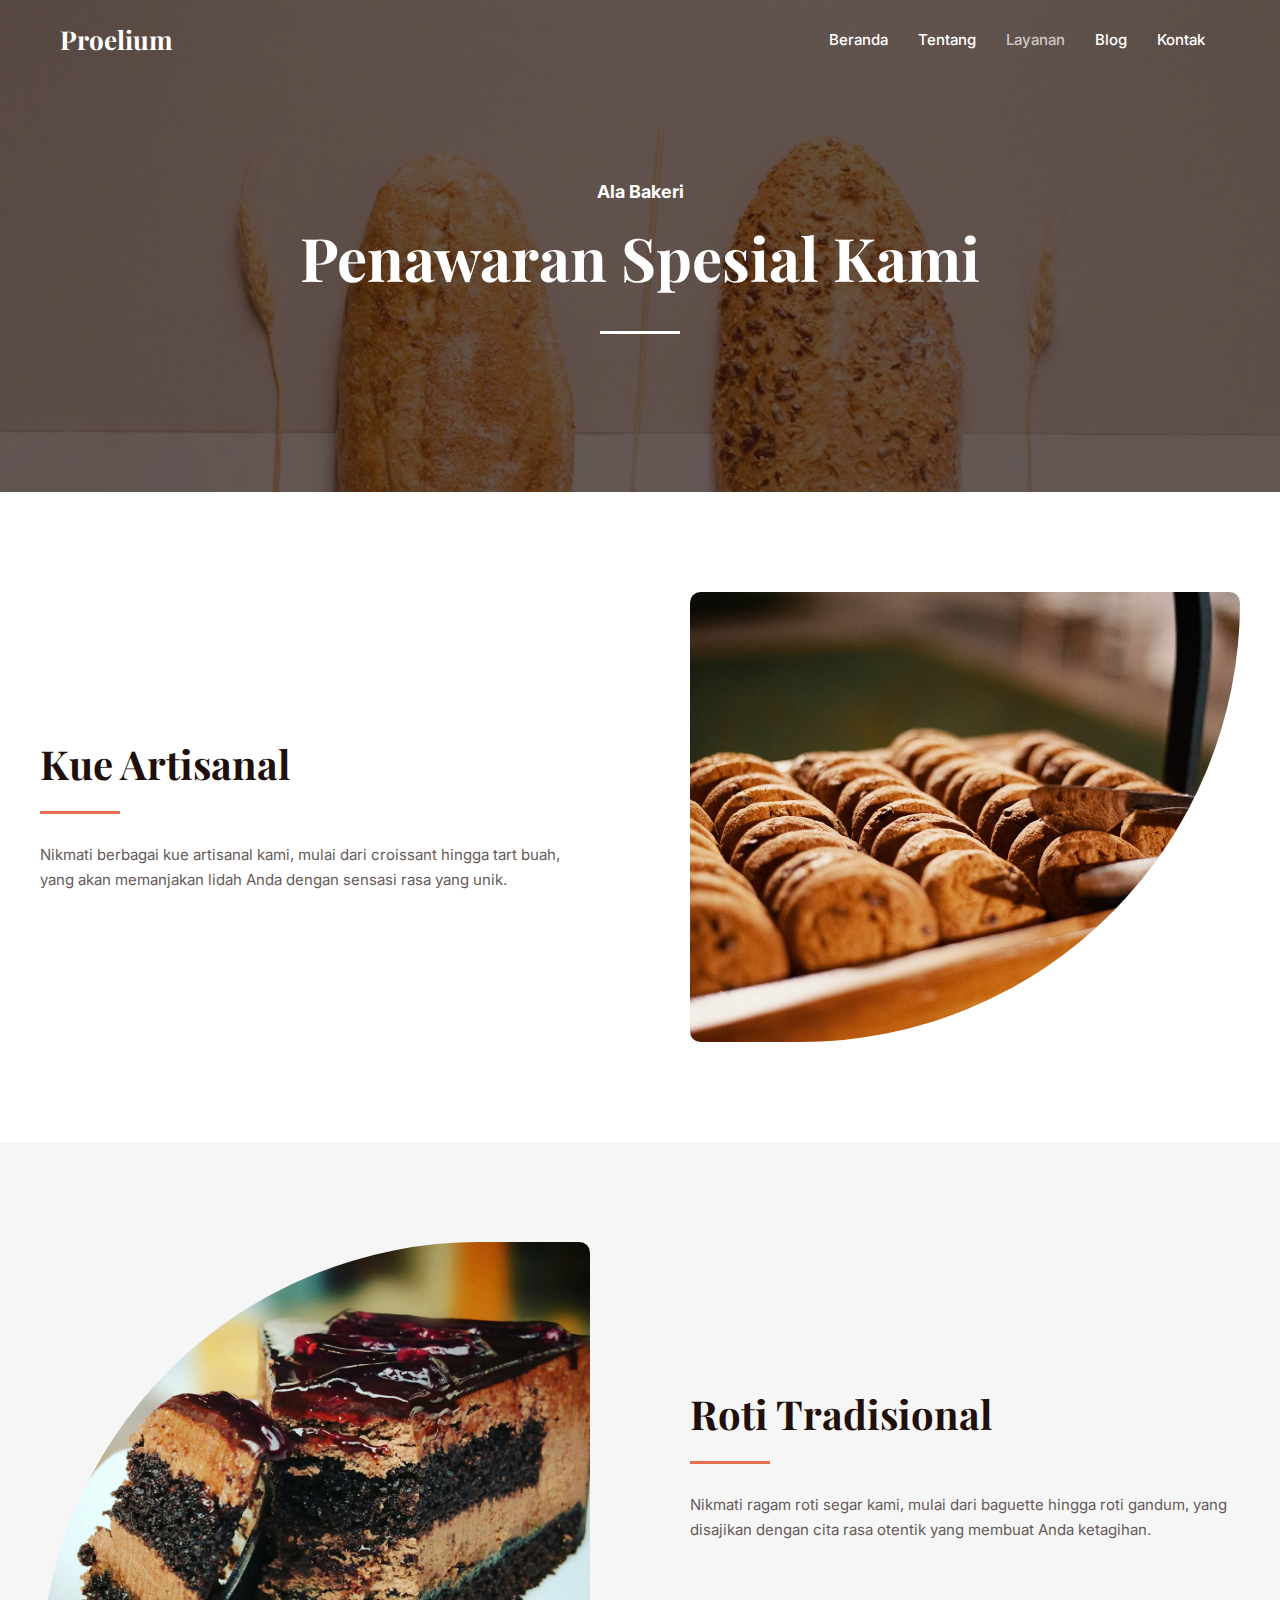
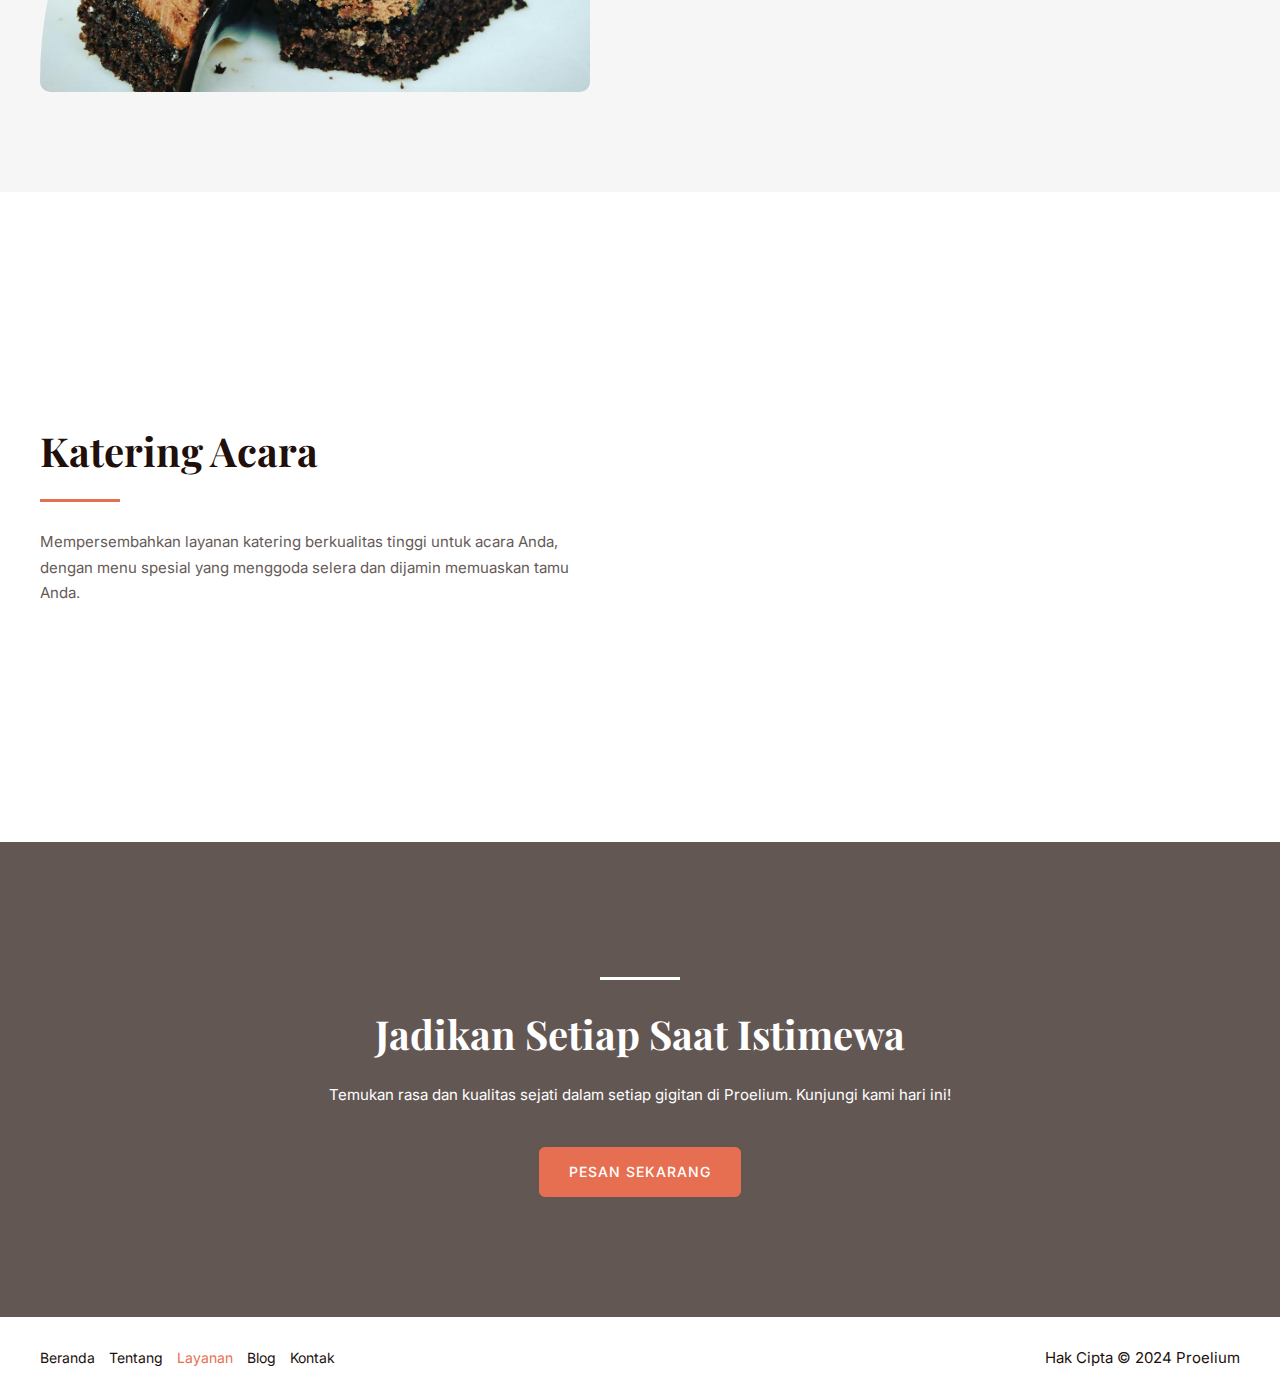
<file: services/index.html>
<!DOCTYPE html>
<html lang="id">
<head>
<meta charset="UTF-8">
<meta name="viewport" content="width=device-width, initial-scale=1">
	 <link rel="profile" href="https://gmpg.org/xfn/11"> 
	 <title>Services &#8211; Proelium</title>
<meta name="robots" content="max-image-preview:large">
<link rel="dns-prefetch" href="//fonts.googleapis.com">
<link rel="alternate" type="application/rss+xml" title="Proelium &raquo; Feed" href="/feed/">
<link rel="alternate" type="application/rss+xml" title="Proelium &raquo; Umpan Komentar" href="/comments/feed/">
<script>
window._wpemojiSettings = {"baseUrl":"https:\/\/s.w.org\/images\/core\/emoji\/15.0.3\/72x72\/","ext":".png","svgUrl":"https:\/\/s.w.org\/images\/core\/emoji\/15.0.3\/svg\/","svgExt":".svg","source":{"concatemoji":"\/wp-includes\/js\/wp-emoji-release.min.js?ver=6.5.3"}};
/*! This file is auto-generated */
!function(i,n){var o,s,e;function c(e){try{var t={supportTests:e,timestamp:(new Date).valueOf()};sessionStorage.setItem(o,JSON.stringify(t))}catch(e){}}function p(e,t,n){e.clearRect(0,0,e.canvas.width,e.canvas.height),e.fillText(t,0,0);var t=new Uint32Array(e.getImageData(0,0,e.canvas.width,e.canvas.height).data),r=(e.clearRect(0,0,e.canvas.width,e.canvas.height),e.fillText(n,0,0),new Uint32Array(e.getImageData(0,0,e.canvas.width,e.canvas.height).data));return t.every(function(e,t){return e===r[t]})}function u(e,t,n){switch(t){case"flag":return n(e,"🏳️‍⚧️","🏳️​⚧️")?!1:!n(e,"🇺🇳","🇺​🇳")&&!n(e,"🏴󠁧󠁢󠁥󠁮󠁧󠁿","🏴​󠁧​󠁢​󠁥​󠁮​󠁧​󠁿");case"emoji":return!n(e,"🐦‍⬛","🐦​⬛")}return!1}function f(e,t,n){var r="undefined"!=typeof WorkerGlobalScope&&self instanceof WorkerGlobalScope?new OffscreenCanvas(300,150):i.createElement("canvas"),a=r.getContext("2d",{willReadFrequently:!0}),o=(a.textBaseline="top",a.font="600 32px Arial",{});return e.forEach(function(e){o[e]=t(a,e,n)}),o}function t(e){var t=i.createElement("script");t.src=e,t.defer=!0,i.head.appendChild(t)}"undefined"!=typeof Promise&&(o="wpEmojiSettingsSupports",s=["flag","emoji"],n.supports={everything:!0,everythingExceptFlag:!0},e=new Promise(function(e){i.addEventListener("DOMContentLoaded",e,{once:!0})}),new Promise(function(t){var n=function(){try{var e=JSON.parse(sessionStorage.getItem(o));if("object"==typeof e&&"number"==typeof e.timestamp&&(new Date).valueOf()<e.timestamp+604800&&"object"==typeof e.supportTests)return e.supportTests}catch(e){}return null}();if(!n){if("undefined"!=typeof Worker&&"undefined"!=typeof OffscreenCanvas&&"undefined"!=typeof URL&&URL.createObjectURL&&"undefined"!=typeof Blob)try{var e="postMessage("+f.toString()+"("+[JSON.stringify(s),u.toString(),p.toString()].join(",")+"));",r=new Blob([e],{type:"text/javascript"}),a=new Worker(URL.createObjectURL(r),{name:"wpTestEmojiSupports"});return void(a.onmessage=function(e){c(n=e.data),a.terminate(),t(n)})}catch(e){}c(n=f(s,u,p))}t(n)}).then(function(e){for(var t in e)n.supports[t]=e[t],n.supports.everything=n.supports.everything&&n.supports[t],"flag"!==t&&(n.supports.everythingExceptFlag=n.supports.everythingExceptFlag&&n.supports[t]);n.supports.everythingExceptFlag=n.supports.everythingExceptFlag&&!n.supports.flag,n.DOMReady=!1,n.readyCallback=function(){n.DOMReady=!0}}).then(function(){return e}).then(function(){var e;n.supports.everything||(n.readyCallback(),(e=n.source||{}).concatemoji?t(e.concatemoji):e.wpemoji&&e.twemoji&&(t(e.twemoji),t(e.wpemoji)))}))}((window,document),window._wpemojiSettings);
</script>
<link rel="stylesheet" id="astra-theme-css-css" href="/wp-content/themes/astra/assets/css/minified/main.min.css?ver=4.6.16" media="all">
<style id="astra-theme-css-inline-css">:root{--ast-post-nav-space:0;--ast-container-default-xlg-padding:2.5em;--ast-container-default-lg-padding:2.5em;--ast-container-default-slg-padding:2em;--ast-container-default-md-padding:2.5em;--ast-container-default-sm-padding:2.5em;--ast-container-default-xs-padding:2.4em;--ast-container-default-xxs-padding:1.8em;--ast-code-block-background:#ECEFF3;--ast-comment-inputs-background:#F9FAFB;--ast-normal-container-width:1200px;--ast-narrow-container-width:750px;--ast-blog-title-font-weight:600;--ast-blog-meta-weight:600;}html{font-size:93.75%;}a{color:var(--ast-global-color-0);}a:hover,a:focus{color:var(--ast-global-color-1);}body,button,input,select,textarea,.ast-button,.ast-custom-button{font-family:'Inter',sans-serif;font-weight:inherit;font-size:15px;font-size:1rem;line-height:var(--ast-body-line-height,1.7em);}blockquote{color:var(--ast-global-color-3);}h1,.entry-content h1,h2,.entry-content h2,h3,.entry-content h3,h4,.entry-content h4,h5,.entry-content h5,h6,.entry-content h6,.site-title,.site-title a{font-family:'Playfair Display',serif;font-weight:700;}.ast-site-identity .site-title a{color:var(--ast-global-color-2);}.site-title{font-size:26px;font-size:1.7333333333333rem;display:block;}.site-header .site-description{font-size:15px;font-size:1rem;display:none;}.entry-title{font-size:26px;font-size:1.7333333333333rem;}.ast-blog-single-element.ast-taxonomy-container a{font-size:14px;font-size:0.93333333333333rem;}.ast-blog-meta-container{font-size:13px;font-size:0.86666666666667rem;}.archive .ast-article-post .ast-article-inner,.blog .ast-article-post .ast-article-inner,.archive .ast-article-post .ast-article-inner:hover,.blog .ast-article-post .ast-article-inner:hover{overflow:hidden;}h1,.entry-content h1{font-size:60px;font-size:4rem;font-weight:700;font-family:'Playfair Display',serif;line-height:1.15em;}h2,.entry-content h2{font-size:40px;font-size:2.6666666666667rem;font-weight:700;font-family:'Playfair Display',serif;line-height:1.16em;}h3,.entry-content h3{font-size:26px;font-size:1.7333333333333rem;font-weight:700;font-family:'Playfair Display',serif;line-height:1.2em;}h4,.entry-content h4{font-size:24px;font-size:1.6rem;line-height:1.3em;font-weight:700;font-family:'Playfair Display',serif;}h5,.entry-content h5{font-size:18px;font-size:1.2rem;line-height:1.36em;font-weight:700;font-family:'Playfair Display',serif;}h6,.entry-content h6{font-size:14px;font-size:0.93333333333333rem;line-height:1em;font-weight:500;font-family:'Montserrat',sans-serif;letter-spacing:2px;}::selection{background-color:var(--ast-global-color-0);color:#000000;}body,h1,.entry-title a,.entry-content h1,h2,.entry-content h2,h3,.entry-content h3,h4,.entry-content h4,h5,.entry-content h5,h6,.entry-content h6{color:var(--ast-global-color-3);}.tagcloud a:hover,.tagcloud a:focus,.tagcloud a.current-item{color:#000000;border-color:var(--ast-global-color-0);background-color:var(--ast-global-color-0);}input:focus,input[type="text"]:focus,input[type="email"]:focus,input[type="url"]:focus,input[type="password"]:focus,input[type="reset"]:focus,input[type="search"]:focus,textarea:focus{border-color:var(--ast-global-color-0);}input[type="radio"]:checked,input[type=reset],input[type="checkbox"]:checked,input[type="checkbox"]:hover:checked,input[type="checkbox"]:focus:checked,input[type=range]::-webkit-slider-thumb{border-color:var(--ast-global-color-0);background-color:var(--ast-global-color-0);box-shadow:none;}.site-footer a:hover + .post-count,.site-footer a:focus + .post-count{background:var(--ast-global-color-0);border-color:var(--ast-global-color-0);}.single .nav-links .nav-previous,.single .nav-links .nav-next{color:var(--ast-global-color-0);}.entry-meta,.entry-meta *{line-height:1.45;color:var(--ast-global-color-0);font-weight:600;}.entry-meta a:not(.ast-button):hover,.entry-meta a:not(.ast-button):hover *,.entry-meta a:not(.ast-button):focus,.entry-meta a:not(.ast-button):focus *,.page-links > .page-link,.page-links .page-link:hover,.post-navigation a:hover{color:var(--ast-global-color-1);}#cat option,.secondary .calendar_wrap thead a,.secondary .calendar_wrap thead a:visited{color:var(--ast-global-color-0);}.secondary .calendar_wrap #today,.ast-progress-val span{background:var(--ast-global-color-0);}.secondary a:hover + .post-count,.secondary a:focus + .post-count{background:var(--ast-global-color-0);border-color:var(--ast-global-color-0);}.calendar_wrap #today > a{color:#000000;}.page-links .page-link,.single .post-navigation a{color:var(--ast-global-color-3);}.ast-search-menu-icon .search-form button.search-submit{padding:0 4px;}.ast-search-menu-icon form.search-form{padding-right:0;}.ast-search-menu-icon.slide-search input.search-field{width:0;}.ast-header-search .ast-search-menu-icon.ast-dropdown-active .search-form,.ast-header-search .ast-search-menu-icon.ast-dropdown-active .search-field:focus{transition:all 0.2s;}.search-form input.search-field:focus{outline:none;}.ast-search-menu-icon .search-form button.search-submit:focus,.ast-theme-transparent-header .ast-header-search .ast-dropdown-active .ast-icon,.ast-theme-transparent-header .ast-inline-search .search-field:focus .ast-icon{color:var(--ast-global-color-1);}.ast-header-search .slide-search .search-form{border:2px solid var(--ast-global-color-0);}.ast-header-search .slide-search .search-field{background-color:#fff;}.ast-archive-title{color:var(--ast-global-color-2);}.widget-title,.widget .wp-block-heading{font-size:21px;font-size:1.4rem;color:var(--ast-global-color-2);}.ast-single-post .entry-content a,.ast-comment-content a:not(.ast-comment-edit-reply-wrap a){text-decoration:underline;}.ast-single-post .elementor-button-wrapper .elementor-button,.ast-single-post .entry-content .uagb-tab a,.ast-single-post .entry-content .uagb-ifb-cta a,.ast-single-post .entry-content .uabb-module-content a,.ast-single-post .entry-content .uagb-post-grid a,.ast-single-post .entry-content .uagb-timeline a,.ast-single-post .entry-content .uagb-toc__wrap a,.ast-single-post .entry-content .uagb-taxomony-box a,.ast-single-post .entry-content .woocommerce a,.entry-content .wp-block-latest-posts > li > a,.ast-single-post .entry-content .wp-block-file__button,li.ast-post-filter-single,.ast-single-post .ast-comment-content .comment-reply-link,.ast-single-post .ast-comment-content .comment-edit-link{text-decoration:none;}.ast-search-menu-icon.slide-search a:focus-visible:focus-visible,.astra-search-icon:focus-visible,#close:focus-visible,a:focus-visible,.ast-menu-toggle:focus-visible,.site .skip-link:focus-visible,.wp-block-loginout input:focus-visible,.wp-block-search.wp-block-search__button-inside .wp-block-search__inside-wrapper,.ast-header-navigation-arrow:focus-visible,.woocommerce .wc-proceed-to-checkout > .checkout-button:focus-visible,.woocommerce .woocommerce-MyAccount-navigation ul li a:focus-visible,.ast-orders-table__row .ast-orders-table__cell:focus-visible,.woocommerce .woocommerce-order-details .order-again > .button:focus-visible,.woocommerce .woocommerce-message a.button.wc-forward:focus-visible,.woocommerce #minus_qty:focus-visible,.woocommerce #plus_qty:focus-visible,a#ast-apply-coupon:focus-visible,.woocommerce .woocommerce-info a:focus-visible,.woocommerce .astra-shop-summary-wrap a:focus-visible,.woocommerce a.wc-forward:focus-visible,#ast-apply-coupon:focus-visible,.woocommerce-js .woocommerce-mini-cart-item a.remove:focus-visible,#close:focus-visible,.button.search-submit:focus-visible,#search_submit:focus,.normal-search:focus-visible,.ast-header-account-wrap:focus-visible{outline-style:dotted;outline-color:inherit;outline-width:thin;}input:focus,input[type="text"]:focus,input[type="email"]:focus,input[type="url"]:focus,input[type="password"]:focus,input[type="reset"]:focus,input[type="search"]:focus,input[type="number"]:focus,textarea:focus,.wp-block-search__input:focus,[data-section="section-header-mobile-trigger"] .ast-button-wrap .ast-mobile-menu-trigger-minimal:focus,.ast-mobile-popup-drawer.active .menu-toggle-close:focus,.woocommerce-ordering select.orderby:focus,#ast-scroll-top:focus,#coupon_code:focus,.woocommerce-page #comment:focus,.woocommerce #reviews #respond input#submit:focus,.woocommerce a.add_to_cart_button:focus,.woocommerce .button.single_add_to_cart_button:focus,.woocommerce .woocommerce-cart-form button:focus,.woocommerce .woocommerce-cart-form__cart-item .quantity .qty:focus,.woocommerce .woocommerce-billing-fields .woocommerce-billing-fields__field-wrapper .woocommerce-input-wrapper > .input-text:focus,.woocommerce #order_comments:focus,.woocommerce #place_order:focus,.woocommerce .woocommerce-address-fields .woocommerce-address-fields__field-wrapper .woocommerce-input-wrapper > .input-text:focus,.woocommerce .woocommerce-MyAccount-content form button:focus,.woocommerce .woocommerce-MyAccount-content .woocommerce-EditAccountForm .woocommerce-form-row .woocommerce-Input.input-text:focus,.woocommerce .ast-woocommerce-container .woocommerce-pagination ul.page-numbers li a:focus,body #content .woocommerce form .form-row .select2-container--default .select2-selection--single:focus,#ast-coupon-code:focus,.woocommerce.woocommerce-js .quantity input[type=number]:focus,.woocommerce-js .woocommerce-mini-cart-item .quantity input[type=number]:focus,.woocommerce p#ast-coupon-trigger:focus{border-style:dotted;border-color:inherit;border-width:thin;}input{outline:none;}.ast-logo-title-inline .site-logo-img{padding-right:1em;}body .ast-oembed-container *{position:absolute;top:0;width:100%;height:100%;left:0;}body .wp-block-embed-pocket-casts .ast-oembed-container *{position:unset;}.ast-single-post-featured-section + article {margin-top: 2em;}.site-content .ast-single-post-featured-section img {width: 100%;overflow: hidden;object-fit: cover;}.ast-separate-container .site-content .ast-single-post-featured-section + article {margin-top: -80px;z-index: 9;position: relative;border-radius: 4px;}@media (min-width: 922px) {.ast-no-sidebar .site-content .ast-article-image-container--wide {margin-left: -120px;margin-right: -120px;max-width: unset;width: unset;}.ast-left-sidebar .site-content .ast-article-image-container--wide,.ast-right-sidebar .site-content .ast-article-image-container--wide {margin-left: -10px;margin-right: -10px;}.site-content .ast-article-image-container--full {margin-left: calc( -50vw + 50%);margin-right: calc( -50vw + 50%);max-width: 100vw;width: 100vw;}.ast-left-sidebar .site-content .ast-article-image-container--full,.ast-right-sidebar .site-content .ast-article-image-container--full {margin-left: -10px;margin-right: -10px;max-width: inherit;width: auto;}}.site > .ast-single-related-posts-container {margin-top: 0;}@media (min-width: 922px) {.ast-desktop .ast-container--narrow {max-width: var(--ast-narrow-container-width);margin: 0 auto;}}input[type="text"],input[type="number"],input[type="email"],input[type="url"],input[type="password"],input[type="search"],input[type=reset],input[type=tel],input[type=date],select,textarea{font-size:16px;font-style:normal;font-weight:400;line-height:24px;width:100%;padding:12px 16px;border-radius:4px;box-shadow:0px 1px 2px 0px rgba(0,0,0,0.05);color:var(--ast-form-input-text,#475569);}input[type="text"],input[type="number"],input[type="email"],input[type="url"],input[type="password"],input[type="search"],input[type=reset],input[type=tel],input[type=date],select{height:40px;}input[type="date"]{border-width:1px;border-style:solid;border-color:var(--ast-border-color);}input[type="text"]:focus,input[type="number"]:focus,input[type="email"]:focus,input[type="url"]:focus,input[type="password"]:focus,input[type="search"]:focus,input[type=reset]:focus,input[type="tel"]:focus,input[type="date"]:focus,select:focus,textarea:focus{border-color:#046BD2;box-shadow:none;outline:none;color:var(--ast-form-input-focus-text,#475569);}label,legend{color:#111827;font-size:14px;font-style:normal;font-weight:500;line-height:20px;}select{padding:6px 10px;}fieldset{padding:30px;border-radius:4px;}button,.ast-button,.button,input[type="button"],input[type="reset"],input[type="submit"]{border-radius:4px;box-shadow:0px 1px 2px 0px rgba(0,0,0,0.05);}:root{--ast-comment-inputs-background:#FFF;}::placeholder{color:var(--ast-form-field-color,#9CA3AF);}::-ms-input-placeholder{color:var(--ast-form-field-color,#9CA3AF);}@media (max-width:921.9px){#ast-desktop-header{display:none;}}@media (min-width:922px){#ast-mobile-header{display:none;}}.wp-block-buttons.aligncenter{justify-content:center;}@media (max-width:921px){.ast-theme-transparent-header #primary,.ast-theme-transparent-header #secondary{padding:0;}}@media (max-width:921px){.ast-plain-container.ast-no-sidebar #primary{padding:0;}}.ast-plain-container.ast-no-sidebar #primary{margin-top:0;margin-bottom:0;}@media (max-width:921px){.ast-separate-container #primary,.ast-narrow-container #primary{padding-top:0px;}}@media (max-width:544px){.ast-separate-container #primary,.ast-narrow-container #primary{padding-top:0px;}}@media (max-width:921px){.ast-separate-container #primary,.ast-narrow-container #primary{padding-bottom:0px;}}@media (max-width:544px){.ast-separate-container #primary,.ast-narrow-container #primary{padding-bottom:0px;}}.wp-block-button.is-style-outline .wp-block-button__link{border-color:var(--ast-global-color-0);border-top-width:2px;border-right-width:2px;border-bottom-width:2px;border-left-width:2px;}div.wp-block-button.is-style-outline > .wp-block-button__link:not(.has-text-color),div.wp-block-button.wp-block-button__link.is-style-outline:not(.has-text-color){color:var(--ast-global-color-0);}.wp-block-button.is-style-outline .wp-block-button__link:hover,.wp-block-buttons .wp-block-button.is-style-outline .wp-block-button__link:focus,.wp-block-buttons .wp-block-button.is-style-outline > .wp-block-button__link:not(.has-text-color):hover,.wp-block-buttons .wp-block-button.wp-block-button__link.is-style-outline:not(.has-text-color):hover{color:#ffffff;background-color:var(--ast-global-color-1);border-color:var(--ast-global-color-1);}.post-page-numbers.current .page-link,.ast-pagination .page-numbers.current{color:#000000;border-color:var(--ast-global-color-0);background-color:var(--ast-global-color-0);}.wp-block-button.is-style-outline .wp-block-button__link{border-top-width:2px;border-right-width:2px;border-bottom-width:2px;border-left-width:2px;}.wp-block-buttons .wp-block-button.is-style-outline .wp-block-button__link.wp-element-button,.ast-outline-button,.wp-block-uagb-buttons-child .uagb-buttons-repeater.ast-outline-button{border-color:var(--ast-global-color-0);border-top-width:2px;border-right-width:2px;border-bottom-width:2px;border-left-width:2px;font-family:'Montserrat',sans-serif;font-weight:500;font-size:14px;font-size:0.93333333333333rem;line-height:1em;text-transform:uppercase;letter-spacing:2px;padding-top:16px;padding-right:28px;padding-bottom:16px;padding-left:28px;border-top-left-radius:6px;border-top-right-radius:6px;border-bottom-right-radius:6px;border-bottom-left-radius:6px;}.wp-block-buttons .wp-block-button.is-style-outline > .wp-block-button__link:not(.has-text-color),.wp-block-buttons .wp-block-button.wp-block-button__link.is-style-outline:not(.has-text-color),.ast-outline-button{color:var(--ast-global-color-0);}.wp-block-button.is-style-outline .wp-block-button__link:hover,.wp-block-buttons .wp-block-button.is-style-outline .wp-block-button__link:focus,.wp-block-buttons .wp-block-button.is-style-outline > .wp-block-button__link:not(.has-text-color):hover,.wp-block-buttons .wp-block-button.wp-block-button__link.is-style-outline:not(.has-text-color):hover,.ast-outline-button:hover,.ast-outline-button:focus,.wp-block-uagb-buttons-child .uagb-buttons-repeater.ast-outline-button:hover,.wp-block-uagb-buttons-child .uagb-buttons-repeater.ast-outline-button:focus{color:#ffffff;background-color:var(--ast-global-color-1);border-color:var(--ast-global-color-1);}.ast-single-post .entry-content a.ast-outline-button,.ast-single-post .entry-content .is-style-outline>.wp-block-button__link{text-decoration:none;}.uagb-buttons-repeater.ast-outline-button{border-radius:9999px;}@media (max-width:921px){.wp-block-buttons .wp-block-button.is-style-outline .wp-block-button__link.wp-element-button,.ast-outline-button,.wp-block-uagb-buttons-child .uagb-buttons-repeater.ast-outline-button{font-size:14px;font-size:0.93333333333333rem;padding-top:14px;padding-right:24px;padding-bottom:14px;padding-left:24px;border-top-left-radius:6px;border-top-right-radius:6px;border-bottom-right-radius:6px;border-bottom-left-radius:6px;}}@media (max-width:544px){.wp-block-buttons .wp-block-button.is-style-outline .wp-block-button__link.wp-element-button,.ast-outline-button,.wp-block-uagb-buttons-child .uagb-buttons-repeater.ast-outline-button{font-size:14px;font-size:0.93333333333333rem;padding-top:14px;padding-right:22px;padding-bottom:14px;padding-left:22px;border-top-left-radius:6px;border-top-right-radius:6px;border-bottom-right-radius:6px;border-bottom-left-radius:6px;}}.entry-content[ast-blocks-layout] > figure{margin-bottom:1em;}h1.widget-title{font-weight:700;}h2.widget-title{font-weight:700;}h3.widget-title{font-weight:700;}#page{display:flex;flex-direction:column;min-height:100vh;}.ast-404-layout-1 h1.page-title{color:var(--ast-global-color-2);}.single .post-navigation a{line-height:1em;height:inherit;}.error-404 .page-sub-title{font-size:1.5rem;font-weight:inherit;}.search .site-content .content-area .search-form{margin-bottom:0;}#page .site-content{flex-grow:1;}.widget{margin-bottom:1.25em;}#secondary li{line-height:1.5em;}#secondary .wp-block-group h2{margin-bottom:0.7em;}#secondary h2{font-size:1.7rem;}.ast-separate-container .ast-article-post,.ast-separate-container .ast-article-single,.ast-separate-container .comment-respond{padding:3em;}.ast-separate-container .ast-article-single .ast-article-single{padding:0;}.ast-article-single .wp-block-post-template-is-layout-grid{padding-left:0;}.ast-separate-container .comments-title,.ast-narrow-container .comments-title{padding:1.5em 2em;}.ast-page-builder-template .comment-form-textarea,.ast-comment-formwrap .ast-grid-common-col{padding:0;}.ast-comment-formwrap{padding:0;display:inline-flex;column-gap:20px;width:100%;margin-left:0;margin-right:0;}.comments-area textarea#comment:focus,.comments-area textarea#comment:active,.comments-area .ast-comment-formwrap input[type="text"]:focus,.comments-area .ast-comment-formwrap input[type="text"]:active {box-shadow:none;outline:none;}.archive.ast-page-builder-template .entry-header{margin-top:2em;}.ast-page-builder-template .ast-comment-formwrap{width:100%;}.entry-title{margin-bottom:0.6em;}.ast-archive-description p{font-size:inherit;font-weight:inherit;line-height:inherit;}.ast-separate-container .ast-comment-list li.depth-1,.hentry{margin-bottom:1.5em;}.site-content section.ast-archive-description{margin-bottom:2em;}@media (min-width:921px){.ast-left-sidebar.ast-page-builder-template #secondary,.archive.ast-right-sidebar.ast-page-builder-template .site-main{padding-left:20px;padding-right:20px;}}@media (max-width:544px){.ast-comment-formwrap.ast-row{column-gap:10px;display:inline-block;}#ast-commentform .ast-grid-common-col{position:relative;width:100%;}}@media (min-width:1201px){.ast-separate-container .ast-article-post,.ast-separate-container .ast-article-single,.ast-separate-container .ast-author-box,.ast-separate-container .ast-404-layout-1,.ast-separate-container .no-results{padding:3em;}}@media (max-width:921px){.ast-separate-container #primary,.ast-separate-container #secondary{padding:1.5em 0;}#primary,#secondary{padding:1.5em 0;margin:0;}.ast-left-sidebar #content > .ast-container{display:flex;flex-direction:column-reverse;width:100%;}}@media (min-width:922px){.ast-separate-container.ast-right-sidebar #primary,.ast-separate-container.ast-left-sidebar #primary{border:0;}.search-no-results.ast-separate-container #primary{margin-bottom:4em;}}.wp-block-button .wp-block-button__link{color:#ffffff;}.wp-block-button .wp-block-button__link:hover,.wp-block-button .wp-block-button__link:focus{color:#ffffff;background-color:var(--ast-global-color-1);border-color:var(--ast-global-color-1);}.elementor-widget-heading h1.elementor-heading-title{line-height:1.15em;}.elementor-widget-heading h2.elementor-heading-title{line-height:1.16em;}.elementor-widget-heading h3.elementor-heading-title{line-height:1.2em;}.elementor-widget-heading h4.elementor-heading-title{line-height:1.3em;}.elementor-widget-heading h5.elementor-heading-title{line-height:1.36em;}.elementor-widget-heading h6.elementor-heading-title{line-height:1em;}.wp-block-button .wp-block-button__link,.wp-block-search .wp-block-search__button,body .wp-block-file .wp-block-file__button{border-style:solid;border-top-width:2px;border-right-width:2px;border-left-width:2px;border-bottom-width:2px;border-color:var(--ast-global-color-0);background-color:var(--ast-global-color-0);color:#ffffff;font-family:'Inter',sans-serif;font-weight:500;line-height:1em;text-transform:uppercase;letter-spacing:1px;font-size:14px;font-size:0.93333333333333rem;border-top-left-radius:6px;border-top-right-radius:6px;border-bottom-right-radius:6px;border-bottom-left-radius:6px;padding-top:16px;padding-right:28px;padding-bottom:16px;padding-left:28px;}.ast-single-post .entry-content .wp-block-button .wp-block-button__link,.ast-single-post .entry-content .wp-block-search .wp-block-search__button,body .entry-content .wp-block-file .wp-block-file__button{text-decoration:none;}@media (max-width:921px){.wp-block-button .wp-block-button__link,.wp-block-search .wp-block-search__button,body .wp-block-file .wp-block-file__button{font-size:14px;font-size:0.93333333333333rem;padding-top:14px;padding-right:24px;padding-bottom:14px;padding-left:24px;border-top-left-radius:6px;border-top-right-radius:6px;border-bottom-right-radius:6px;border-bottom-left-radius:6px;}}@media (max-width:544px){.wp-block-button .wp-block-button__link,.wp-block-search .wp-block-search__button,body .wp-block-file .wp-block-file__button{font-size:14px;font-size:0.93333333333333rem;padding-top:14px;padding-right:22px;padding-bottom:14px;padding-left:22px;border-top-left-radius:6px;border-top-right-radius:6px;border-bottom-right-radius:6px;border-bottom-left-radius:6px;}}.menu-toggle,button,.ast-button,.ast-custom-button,.button,input#submit,input[type="button"],input[type="submit"],input[type="reset"],#comments .submit,.search .search-submit,form[CLASS*="wp-block-search__"].wp-block-search .wp-block-search__inside-wrapper .wp-block-search__button,body .wp-block-file .wp-block-file__button,.search .search-submit,.woocommerce-js a.button,.woocommerce button.button,.woocommerce .woocommerce-message a.button,.woocommerce #respond input#submit.alt,.woocommerce input.button.alt,.woocommerce input.button,.woocommerce input.button:disabled,.woocommerce input.button:disabled[disabled],.woocommerce input.button:disabled:hover,.woocommerce input.button:disabled[disabled]:hover,.woocommerce #respond input#submit,.woocommerce button.button.alt.disabled,.wc-block-grid__products .wc-block-grid__product .wp-block-button__link,.wc-block-grid__product-onsale,[CLASS*="wc-block"] button,.woocommerce-js .astra-cart-drawer .astra-cart-drawer-content .woocommerce-mini-cart__buttons .button:not(.checkout):not(.ast-continue-shopping),.woocommerce-js .astra-cart-drawer .astra-cart-drawer-content .woocommerce-mini-cart__buttons a.checkout,.woocommerce button.button.alt.disabled.wc-variation-selection-needed,[CLASS*="wc-block"] .wc-block-components-button{border-style:solid;border-top-width:2px;border-right-width:2px;border-left-width:2px;border-bottom-width:2px;color:#ffffff;border-color:var(--ast-global-color-0);background-color:var(--ast-global-color-0);padding-top:16px;padding-right:28px;padding-bottom:16px;padding-left:28px;font-family:'Inter',sans-serif;font-weight:500;font-size:14px;font-size:0.93333333333333rem;line-height:1em;text-transform:uppercase;letter-spacing:1px;border-top-left-radius:6px;border-top-right-radius:6px;border-bottom-right-radius:6px;border-bottom-left-radius:6px;}button:focus,.menu-toggle:hover,button:hover,.ast-button:hover,.ast-custom-button:hover .button:hover,.ast-custom-button:hover ,input[type=reset]:hover,input[type=reset]:focus,input#submit:hover,input#submit:focus,input[type="button"]:hover,input[type="button"]:focus,input[type="submit"]:hover,input[type="submit"]:focus,form[CLASS*="wp-block-search__"].wp-block-search .wp-block-search__inside-wrapper .wp-block-search__button:hover,form[CLASS*="wp-block-search__"].wp-block-search .wp-block-search__inside-wrapper .wp-block-search__button:focus,body .wp-block-file .wp-block-file__button:hover,body .wp-block-file .wp-block-file__button:focus,.woocommerce-js a.button:hover,.woocommerce button.button:hover,.woocommerce .woocommerce-message a.button:hover,.woocommerce #respond input#submit:hover,.woocommerce #respond input#submit.alt:hover,.woocommerce input.button.alt:hover,.woocommerce input.button:hover,.woocommerce button.button.alt.disabled:hover,.wc-block-grid__products .wc-block-grid__product .wp-block-button__link:hover,[CLASS*="wc-block"] button:hover,.woocommerce-js .astra-cart-drawer .astra-cart-drawer-content .woocommerce-mini-cart__buttons .button:not(.checkout):not(.ast-continue-shopping):hover,.woocommerce-js .astra-cart-drawer .astra-cart-drawer-content .woocommerce-mini-cart__buttons a.checkout:hover,.woocommerce button.button.alt.disabled.wc-variation-selection-needed:hover,[CLASS*="wc-block"] .wc-block-components-button:hover,[CLASS*="wc-block"] .wc-block-components-button:focus{color:#ffffff;background-color:var(--ast-global-color-1);border-color:var(--ast-global-color-1);}form[CLASS*="wp-block-search__"].wp-block-search .wp-block-search__inside-wrapper .wp-block-search__button.has-icon{padding-top:calc(16px - 3px);padding-right:calc(28px - 3px);padding-bottom:calc(16px - 3px);padding-left:calc(28px - 3px);}@media (max-width:921px){.menu-toggle,button,.ast-button,.ast-custom-button,.button,input#submit,input[type="button"],input[type="submit"],input[type="reset"],#comments .submit,.search .search-submit,form[CLASS*="wp-block-search__"].wp-block-search .wp-block-search__inside-wrapper .wp-block-search__button,body .wp-block-file .wp-block-file__button,.search .search-submit,.woocommerce-js a.button,.woocommerce button.button,.woocommerce .woocommerce-message a.button,.woocommerce #respond input#submit.alt,.woocommerce input.button.alt,.woocommerce input.button,.woocommerce input.button:disabled,.woocommerce input.button:disabled[disabled],.woocommerce input.button:disabled:hover,.woocommerce input.button:disabled[disabled]:hover,.woocommerce #respond input#submit,.woocommerce button.button.alt.disabled,.wc-block-grid__products .wc-block-grid__product .wp-block-button__link,.wc-block-grid__product-onsale,[CLASS*="wc-block"] button,.woocommerce-js .astra-cart-drawer .astra-cart-drawer-content .woocommerce-mini-cart__buttons .button:not(.checkout):not(.ast-continue-shopping),.woocommerce-js .astra-cart-drawer .astra-cart-drawer-content .woocommerce-mini-cart__buttons a.checkout,.woocommerce button.button.alt.disabled.wc-variation-selection-needed,[CLASS*="wc-block"] .wc-block-components-button{padding-top:14px;padding-right:24px;padding-bottom:14px;padding-left:24px;font-size:14px;font-size:0.93333333333333rem;border-top-left-radius:6px;border-top-right-radius:6px;border-bottom-right-radius:6px;border-bottom-left-radius:6px;}}@media (max-width:544px){.menu-toggle,button,.ast-button,.ast-custom-button,.button,input#submit,input[type="button"],input[type="submit"],input[type="reset"],#comments .submit,.search .search-submit,form[CLASS*="wp-block-search__"].wp-block-search .wp-block-search__inside-wrapper .wp-block-search__button,body .wp-block-file .wp-block-file__button,.search .search-submit,.woocommerce-js a.button,.woocommerce button.button,.woocommerce .woocommerce-message a.button,.woocommerce #respond input#submit.alt,.woocommerce input.button.alt,.woocommerce input.button,.woocommerce input.button:disabled,.woocommerce input.button:disabled[disabled],.woocommerce input.button:disabled:hover,.woocommerce input.button:disabled[disabled]:hover,.woocommerce #respond input#submit,.woocommerce button.button.alt.disabled,.wc-block-grid__products .wc-block-grid__product .wp-block-button__link,.wc-block-grid__product-onsale,[CLASS*="wc-block"] button,.woocommerce-js .astra-cart-drawer .astra-cart-drawer-content .woocommerce-mini-cart__buttons .button:not(.checkout):not(.ast-continue-shopping),.woocommerce-js .astra-cart-drawer .astra-cart-drawer-content .woocommerce-mini-cart__buttons a.checkout,.woocommerce button.button.alt.disabled.wc-variation-selection-needed,[CLASS*="wc-block"] .wc-block-components-button{padding-top:14px;padding-right:22px;padding-bottom:14px;padding-left:22px;font-size:14px;font-size:0.93333333333333rem;border-top-left-radius:6px;border-top-right-radius:6px;border-bottom-right-radius:6px;border-bottom-left-radius:6px;}}@media (max-width:921px){.menu-toggle,button,.ast-button,.button,input#submit,input[type="button"],input[type="submit"],input[type="reset"]{font-size:14px;font-size:0.93333333333333rem;}.ast-mobile-header-stack .main-header-bar .ast-search-menu-icon{display:inline-block;}.ast-header-break-point.ast-header-custom-item-outside .ast-mobile-header-stack .main-header-bar .ast-search-icon{margin:0;}.ast-comment-avatar-wrap img{max-width:2.5em;}.ast-comment-meta{padding:0 1.8888em 1.3333em;}}@media (min-width:544px){.ast-container{max-width:100%;}}@media (max-width:544px){.ast-separate-container .ast-article-post,.ast-separate-container .ast-article-single,.ast-separate-container .comments-title,.ast-separate-container .ast-archive-description{padding:1.5em 1em;}.ast-separate-container #content .ast-container{padding-left:0.54em;padding-right:0.54em;}.ast-separate-container .ast-comment-list .bypostauthor{padding:.5em;}.ast-search-menu-icon.ast-dropdown-active .search-field{width:170px;}.menu-toggle,button,.ast-button,.button,input#submit,input[type="button"],input[type="submit"],input[type="reset"]{font-size:14px;font-size:0.93333333333333rem;}}.ast-separate-container{background-color:var(--ast-global-color-4);;background-image:none;;}@media (max-width:921px){.widget-title{font-size:20px;font-size:1.4285714285714rem;}body,button,input,select,textarea,.ast-button,.ast-custom-button{font-size:14px;font-size:0.93333333333333rem;}#secondary,#secondary button,#secondary input,#secondary select,#secondary textarea{font-size:14px;font-size:0.93333333333333rem;}.site-title{font-size:20px;font-size:1.3333333333333rem;display:block;}.site-header .site-description{display:none;}.entry-title{font-size:24px;font-size:1.6rem;}h1,.entry-content h1{font-size:48px;}h2,.entry-content h2{font-size:30px;}h3,.entry-content h3{font-size:24px;}h4,.entry-content h4{font-size:20px;font-size:1.3333333333333rem;}h5,.entry-content h5{font-size:16px;font-size:1.0666666666667rem;}h6,.entry-content h6{font-size:14px;font-size:0.93333333333333rem;}}@media (max-width:544px){.widget-title{font-size:20px;font-size:1.4285714285714rem;}body,button,input,select,textarea,.ast-button,.ast-custom-button{font-size:14px;font-size:0.93333333333333rem;}#secondary,#secondary button,#secondary input,#secondary select,#secondary textarea{font-size:14px;font-size:0.93333333333333rem;}.site-title{font-size:18px;font-size:1.2rem;display:block;}.site-header .site-description{display:none;}.entry-title{font-size:24px;font-size:1.6rem;}h1,.entry-content h1{font-size:38px;}h2,.entry-content h2{font-size:30px;}h3,.entry-content h3{font-size:24px;}h4,.entry-content h4{font-size:20px;font-size:1.3333333333333rem;}h5,.entry-content h5{font-size:16px;font-size:1.0666666666667rem;}h6,.entry-content h6{font-size:14px;font-size:0.93333333333333rem;}}@media (max-width:544px){html{font-size:93.75%;}}@media (min-width:922px){.ast-container{max-width:1240px;}}@media (min-width:922px){.site-content .ast-container{display:flex;}}@media (max-width:921px){.site-content .ast-container{flex-direction:column;}}.entry-content h1,.entry-content h2,.entry-content h3,.entry-content h4,.entry-content h5,.entry-content h6{clear:none;}@media (min-width:922px){.main-header-menu .sub-menu .menu-item.ast-left-align-sub-menu:hover > .sub-menu,.main-header-menu .sub-menu .menu-item.ast-left-align-sub-menu.focus > .sub-menu{margin-left:-0px;}}.ast-theme-transparent-header [data-section="section-header-mobile-trigger"] .ast-button-wrap .mobile-menu-toggle-icon .ast-mobile-svg{fill:#ffffff;}.ast-theme-transparent-header [data-section="section-header-mobile-trigger"] .ast-button-wrap .mobile-menu-wrap .mobile-menu{color:#ffffff;}.ast-theme-transparent-header [data-section="section-header-mobile-trigger"] .ast-button-wrap .ast-mobile-menu-trigger-outline{background:transparent;color:#ffffff;border-color:#ffffff;}.entry-content li > p{margin-bottom:0;}.site .comments-area{padding-top:2em;padding-bottom:2em;margin-top:2em;}.wp-block-file {display: flex;align-items: center;flex-wrap: wrap;justify-content: space-between;}.wp-block-pullquote {border: none;}.wp-block-pullquote blockquote::before {content: "\201D";font-family: "Helvetica",sans-serif;display: flex;transform: rotate( 180deg );font-size: 6rem;font-style: normal;line-height: 1;font-weight: bold;align-items: center;justify-content: center;}.has-text-align-right > blockquote::before {justify-content: flex-start;}.has-text-align-left > blockquote::before {justify-content: flex-end;}figure.wp-block-pullquote.is-style-solid-color blockquote {max-width: 100%;text-align: inherit;}html body {--wp--custom--ast-default-block-top-padding: 100px;--wp--custom--ast-default-block-right-padding: 80px;--wp--custom--ast-default-block-bottom-padding: 100px;--wp--custom--ast-default-block-left-padding: 80px;--wp--custom--ast-container-width: 1200px;--wp--custom--ast-content-width-size: 1200px;--wp--custom--ast-wide-width-size: calc(1200px + var(--wp--custom--ast-default-block-left-padding) + var(--wp--custom--ast-default-block-right-padding));}.ast-narrow-container {--wp--custom--ast-content-width-size: 750px;--wp--custom--ast-wide-width-size: 750px;}@media(max-width: 921px) {html body {--wp--custom--ast-default-block-top-padding: 50px;--wp--custom--ast-default-block-right-padding: 50px;--wp--custom--ast-default-block-bottom-padding: 50px;--wp--custom--ast-default-block-left-padding: 50px;}}@media(max-width: 544px) {html body {--wp--custom--ast-default-block-top-padding: 50px;--wp--custom--ast-default-block-right-padding: 30px;--wp--custom--ast-default-block-bottom-padding: 50px;--wp--custom--ast-default-block-left-padding: 30px;}}.entry-content > .wp-block-group,.entry-content > .wp-block-cover,.entry-content > .wp-block-columns {padding-top: var(--wp--custom--ast-default-block-top-padding);padding-right: var(--wp--custom--ast-default-block-right-padding);padding-bottom: var(--wp--custom--ast-default-block-bottom-padding);padding-left: var(--wp--custom--ast-default-block-left-padding);}.ast-plain-container.ast-no-sidebar .entry-content > .alignfull,.ast-page-builder-template .ast-no-sidebar .entry-content > .alignfull {margin-left: calc( -50vw + 50%);margin-right: calc( -50vw + 50%);max-width: 100vw;width: 100vw;}.ast-plain-container.ast-no-sidebar .entry-content .alignfull .alignfull,.ast-page-builder-template.ast-no-sidebar .entry-content .alignfull .alignfull,.ast-plain-container.ast-no-sidebar .entry-content .alignfull .alignwide,.ast-page-builder-template.ast-no-sidebar .entry-content .alignfull .alignwide,.ast-plain-container.ast-no-sidebar .entry-content .alignwide .alignfull,.ast-page-builder-template.ast-no-sidebar .entry-content .alignwide .alignfull,.ast-plain-container.ast-no-sidebar .entry-content .alignwide .alignwide,.ast-page-builder-template.ast-no-sidebar .entry-content .alignwide .alignwide,.ast-plain-container.ast-no-sidebar .entry-content .wp-block-column .alignfull,.ast-page-builder-template.ast-no-sidebar .entry-content .wp-block-column .alignfull,.ast-plain-container.ast-no-sidebar .entry-content .wp-block-column .alignwide,.ast-page-builder-template.ast-no-sidebar .entry-content .wp-block-column .alignwide {margin-left: auto;margin-right: auto;width: 100%;}[ast-blocks-layout] .wp-block-separator:not(.is-style-dots) {height: 0;}[ast-blocks-layout] .wp-block-separator {margin: 20px auto;}[ast-blocks-layout] .wp-block-separator:not(.is-style-wide):not(.is-style-dots) {max-width: 100px;}[ast-blocks-layout] .wp-block-separator.has-background {padding: 0;}.entry-content[ast-blocks-layout] > * {max-width: var(--wp--custom--ast-content-width-size);margin-left: auto;margin-right: auto;}.entry-content[ast-blocks-layout] > .alignwide {max-width: var(--wp--custom--ast-wide-width-size);}.entry-content[ast-blocks-layout] .alignfull {max-width: none;}.entry-content .wp-block-columns {margin-bottom: 0;}blockquote {margin: 1.5em;border-color: rgba(0,0,0,0.05);}.wp-block-quote:not(.has-text-align-right):not(.has-text-align-center) {border-left: 5px solid rgba(0,0,0,0.05);}.has-text-align-right > blockquote,blockquote.has-text-align-right {border-right: 5px solid rgba(0,0,0,0.05);}.has-text-align-left > blockquote,blockquote.has-text-align-left {border-left: 5px solid rgba(0,0,0,0.05);}.wp-block-site-tagline,.wp-block-latest-posts .read-more {margin-top: 15px;}.wp-block-loginout p label {display: block;}.wp-block-loginout p:not(.login-remember):not(.login-submit) input {width: 100%;}.wp-block-loginout input:focus {border-color: transparent;}.wp-block-loginout input:focus {outline: thin dotted;}.entry-content .wp-block-media-text .wp-block-media-text__content {padding: 0 0 0 8%;}.entry-content .wp-block-media-text.has-media-on-the-right .wp-block-media-text__content {padding: 0 8% 0 0;}.entry-content .wp-block-media-text.has-background .wp-block-media-text__content {padding: 8%;}.entry-content .wp-block-cover:not([class*="background-color"]) .wp-block-cover__inner-container,.entry-content .wp-block-cover:not([class*="background-color"]) .wp-block-cover-image-text,.entry-content .wp-block-cover:not([class*="background-color"]) .wp-block-cover-text,.entry-content .wp-block-cover-image:not([class*="background-color"]) .wp-block-cover__inner-container,.entry-content .wp-block-cover-image:not([class*="background-color"]) .wp-block-cover-image-text,.entry-content .wp-block-cover-image:not([class*="background-color"]) .wp-block-cover-text {color: var(--ast-global-color-5);}.wp-block-loginout .login-remember input {width: 1.1rem;height: 1.1rem;margin: 0 5px 4px 0;vertical-align: middle;}.wp-block-latest-posts > li > *:first-child,.wp-block-latest-posts:not(.is-grid) > li:first-child {margin-top: 0;}.wp-block-search__inside-wrapper .wp-block-search__input {padding: 0 10px;color: var(--ast-global-color-3);background: var(--ast-global-color-5);border-color: var(--ast-border-color);}.wp-block-latest-posts .read-more {margin-bottom: 1.5em;}.wp-block-search__no-button .wp-block-search__inside-wrapper .wp-block-search__input {padding-top: 5px;padding-bottom: 5px;}.wp-block-latest-posts .wp-block-latest-posts__post-date,.wp-block-latest-posts .wp-block-latest-posts__post-author {font-size: 1rem;}.wp-block-latest-posts > li > *,.wp-block-latest-posts:not(.is-grid) > li {margin-top: 12px;margin-bottom: 12px;}.ast-page-builder-template .entry-content[ast-blocks-layout] > *,.ast-page-builder-template .entry-content[ast-blocks-layout] > .alignfull > * {max-width: none;}.ast-page-builder-template .entry-content[ast-blocks-layout] > .alignwide > * {max-width: var(--wp--custom--ast-wide-width-size);}.ast-page-builder-template .entry-content[ast-blocks-layout] > .inherit-container-width > *,.ast-page-builder-template .entry-content[ast-blocks-layout] > * > *,.entry-content[ast-blocks-layout] > .wp-block-cover .wp-block-cover__inner-container {max-width: var(--wp--custom--ast-content-width-size);margin-left: auto;margin-right: auto;}.entry-content[ast-blocks-layout] .wp-block-cover:not(.alignleft):not(.alignright) {width: auto;}@media(max-width: 1200px) {.ast-separate-container .entry-content > .alignfull,.ast-separate-container .entry-content[ast-blocks-layout] > .alignwide,.ast-plain-container .entry-content[ast-blocks-layout] > .alignwide,.ast-plain-container .entry-content .alignfull {margin-left: calc(-1 * min(var(--ast-container-default-xlg-padding),20px)) ;margin-right: calc(-1 * min(var(--ast-container-default-xlg-padding),20px));}}@media(min-width: 1201px) {.ast-separate-container .entry-content > .alignfull {margin-left: calc(-1 * var(--ast-container-default-xlg-padding) );margin-right: calc(-1 * var(--ast-container-default-xlg-padding) );}.ast-separate-container .entry-content[ast-blocks-layout] > .alignwide,.ast-plain-container .entry-content[ast-blocks-layout] > .alignwide {margin-left: calc(-1 * var(--wp--custom--ast-default-block-left-padding) );margin-right: calc(-1 * var(--wp--custom--ast-default-block-right-padding) );}}@media(min-width: 921px) {.ast-separate-container .entry-content .wp-block-group.alignwide:not(.inherit-container-width) > :where(:not(.alignleft):not(.alignright)),.ast-plain-container .entry-content .wp-block-group.alignwide:not(.inherit-container-width) > :where(:not(.alignleft):not(.alignright)) {max-width: calc( var(--wp--custom--ast-content-width-size) + 80px );}.ast-plain-container.ast-right-sidebar .entry-content[ast-blocks-layout] .alignfull,.ast-plain-container.ast-left-sidebar .entry-content[ast-blocks-layout] .alignfull {margin-left: -60px;margin-right: -60px;}}@media(min-width: 544px) {.entry-content > .alignleft {margin-right: 20px;}.entry-content > .alignright {margin-left: 20px;}}@media (max-width:544px){.wp-block-columns .wp-block-column:not(:last-child){margin-bottom:20px;}.wp-block-latest-posts{margin:0;}}@media( max-width: 600px ) {.entry-content .wp-block-media-text .wp-block-media-text__content,.entry-content .wp-block-media-text.has-media-on-the-right .wp-block-media-text__content {padding: 8% 0 0;}.entry-content .wp-block-media-text.has-background .wp-block-media-text__content {padding: 8%;}}.ast-narrow-container .site-content .wp-block-uagb-image--align-full .wp-block-uagb-image__figure {max-width: 100%;margin-left: auto;margin-right: auto;}.entry-content ul,.entry-content ol {padding: revert;margin: revert;padding-left: 20px;}:root .has-ast-global-color-0-color{color:var(--ast-global-color-0);}:root .has-ast-global-color-0-background-color{background-color:var(--ast-global-color-0);}:root .wp-block-button .has-ast-global-color-0-color{color:var(--ast-global-color-0);}:root .wp-block-button .has-ast-global-color-0-background-color{background-color:var(--ast-global-color-0);}:root .has-ast-global-color-1-color{color:var(--ast-global-color-1);}:root .has-ast-global-color-1-background-color{background-color:var(--ast-global-color-1);}:root .wp-block-button .has-ast-global-color-1-color{color:var(--ast-global-color-1);}:root .wp-block-button .has-ast-global-color-1-background-color{background-color:var(--ast-global-color-1);}:root .has-ast-global-color-2-color{color:var(--ast-global-color-2);}:root .has-ast-global-color-2-background-color{background-color:var(--ast-global-color-2);}:root .wp-block-button .has-ast-global-color-2-color{color:var(--ast-global-color-2);}:root .wp-block-button .has-ast-global-color-2-background-color{background-color:var(--ast-global-color-2);}:root .has-ast-global-color-3-color{color:var(--ast-global-color-3);}:root .has-ast-global-color-3-background-color{background-color:var(--ast-global-color-3);}:root .wp-block-button .has-ast-global-color-3-color{color:var(--ast-global-color-3);}:root .wp-block-button .has-ast-global-color-3-background-color{background-color:var(--ast-global-color-3);}:root .has-ast-global-color-4-color{color:var(--ast-global-color-4);}:root .has-ast-global-color-4-background-color{background-color:var(--ast-global-color-4);}:root .wp-block-button .has-ast-global-color-4-color{color:var(--ast-global-color-4);}:root .wp-block-button .has-ast-global-color-4-background-color{background-color:var(--ast-global-color-4);}:root .has-ast-global-color-5-color{color:var(--ast-global-color-5);}:root .has-ast-global-color-5-background-color{background-color:var(--ast-global-color-5);}:root .wp-block-button .has-ast-global-color-5-color{color:var(--ast-global-color-5);}:root .wp-block-button .has-ast-global-color-5-background-color{background-color:var(--ast-global-color-5);}:root .has-ast-global-color-6-color{color:var(--ast-global-color-6);}:root .has-ast-global-color-6-background-color{background-color:var(--ast-global-color-6);}:root .wp-block-button .has-ast-global-color-6-color{color:var(--ast-global-color-6);}:root .wp-block-button .has-ast-global-color-6-background-color{background-color:var(--ast-global-color-6);}:root .has-ast-global-color-7-color{color:var(--ast-global-color-7);}:root .has-ast-global-color-7-background-color{background-color:var(--ast-global-color-7);}:root .wp-block-button .has-ast-global-color-7-color{color:var(--ast-global-color-7);}:root .wp-block-button .has-ast-global-color-7-background-color{background-color:var(--ast-global-color-7);}:root .has-ast-global-color-8-color{color:var(--ast-global-color-8);}:root .has-ast-global-color-8-background-color{background-color:var(--ast-global-color-8);}:root .wp-block-button .has-ast-global-color-8-color{color:var(--ast-global-color-8);}:root .wp-block-button .has-ast-global-color-8-background-color{background-color:var(--ast-global-color-8);}:root{--ast-global-color-0:#e76f51;--ast-global-color-1:#d66244;--ast-global-color-2:#210f0b;--ast-global-color-3:#665a57;--ast-global-color-4:#f6f6f6;--ast-global-color-5:#FFFFFF;--ast-global-color-6:#dddddd;--ast-global-color-7:#210f0b;--ast-global-color-8:#000000;}:root {--ast-border-color : var(--ast-global-color-6);}.ast-single-entry-banner {-js-display: flex;display: flex;flex-direction: column;justify-content: center;text-align: center;position: relative;background: #eeeeee;}.ast-single-entry-banner[data-banner-layout="layout-1"] {max-width: 1200px;background: inherit;padding: 20px 0;}.ast-single-entry-banner[data-banner-width-type="custom"] {margin: 0 auto;width: 100%;}.ast-single-entry-banner + .site-content .entry-header {margin-bottom: 0;}.site .ast-author-avatar {--ast-author-avatar-size: ;}a.ast-underline-text {text-decoration: underline;}.ast-container > .ast-terms-link {position: relative;display: block;}a.ast-button.ast-badge-tax {padding: 4px 8px;border-radius: 3px;font-size: inherit;}header.entry-header:not(.related-entry-header) .entry-title{font-weight:600;font-size:32px;font-size:2.1333333333333rem;}header.entry-header:not(.related-entry-header) > *:not(:last-child){margin-bottom:10px;}header.entry-header:not(.related-entry-header) .post-thumb-img-content{text-align:center;}header.entry-header:not(.related-entry-header) .post-thumb img,.ast-single-post-featured-section.post-thumb img{aspect-ratio:16/9;width:100%;height:100%;}.ast-archive-entry-banner {-js-display: flex;display: flex;flex-direction: column;justify-content: center;text-align: center;position: relative;background: #eeeeee;}.ast-archive-entry-banner[data-banner-width-type="custom"] {margin: 0 auto;width: 100%;}.ast-archive-entry-banner[data-banner-layout="layout-1"] {background: inherit;padding: 20px 0;text-align: left;}body.archive .ast-archive-description{max-width:1200px;width:100%;text-align:left;padding-top:3em;padding-right:3em;padding-bottom:3em;padding-left:3em;}body.archive .ast-archive-description .ast-archive-title,body.archive .ast-archive-description .ast-archive-title *{font-weight:600;font-size:32px;font-size:2.1333333333333rem;}body.archive .ast-archive-description > *:not(:last-child){margin-bottom:10px;}@media (max-width:921px){body.archive .ast-archive-description{text-align:left;}}@media (max-width:544px){body.archive .ast-archive-description{text-align:left;}}.ast-theme-transparent-header #masthead .site-logo-img .transparent-custom-logo .astra-logo-svg{width:150px;}.ast-theme-transparent-header #masthead .site-logo-img .transparent-custom-logo img{ max-width:150px;}@media (max-width:921px){.ast-theme-transparent-header #masthead .site-logo-img .transparent-custom-logo .astra-logo-svg{width:120px;}.ast-theme-transparent-header #masthead .site-logo-img .transparent-custom-logo img{ max-width:120px;}}@media (max-width:543px){.ast-theme-transparent-header #masthead .site-logo-img .transparent-custom-logo .astra-logo-svg{width:100px;}.ast-theme-transparent-header #masthead .site-logo-img .transparent-custom-logo img{ max-width:100px;}}@media (min-width:921px){.ast-theme-transparent-header #masthead{position:absolute;left:0;right:0;}.ast-theme-transparent-header .main-header-bar,.ast-theme-transparent-header.ast-header-break-point .main-header-bar{background:none;}body.elementor-editor-active.ast-theme-transparent-header #masthead,.fl-builder-edit .ast-theme-transparent-header #masthead,body.vc_editor.ast-theme-transparent-header #masthead,body.brz-ed.ast-theme-transparent-header #masthead{z-index:0;}.ast-header-break-point.ast-replace-site-logo-transparent.ast-theme-transparent-header .custom-mobile-logo-link{display:none;}.ast-header-break-point.ast-replace-site-logo-transparent.ast-theme-transparent-header .transparent-custom-logo{display:inline-block;}.ast-theme-transparent-header .ast-above-header,.ast-theme-transparent-header .ast-above-header.ast-above-header-bar{background-image:none;background-color:transparent;}.ast-theme-transparent-header .ast-below-header{background-image:none;background-color:transparent;}}.ast-theme-transparent-header .site-title a,.ast-theme-transparent-header .site-title a:focus,.ast-theme-transparent-header .site-title a:hover,.ast-theme-transparent-header .site-title a:visited{color:#ffffff;}.ast-theme-transparent-header .site-header .site-description{color:#ffffff;}.ast-theme-transparent-header .ast-builder-menu .main-header-menu .menu-item .sub-menu,.ast-header-break-point.ast-flyout-menu-enable.ast-header-break-point .ast-builder-menu .main-header-bar-navigation .main-header-menu .menu-item .sub-menu,.ast-header-break-point.ast-flyout-menu-enable.ast-header-break-point .ast-builder-menu .main-header-bar-navigation [CLASS*="ast-builder-menu-"] .main-header-menu .menu-item .sub-menu,.ast-theme-transparent-header .ast-builder-menu .main-header-menu .menu-item .sub-menu .menu-link,.ast-header-break-point.ast-flyout-menu-enable.ast-header-break-point .ast-builder-menu .main-header-bar-navigation .main-header-menu .menu-item .sub-menu .menu-link,.ast-header-break-point.ast-flyout-menu-enable.ast-header-break-point .ast-builder-menu .main-header-bar-navigation [CLASS*="ast-builder-menu-"] .main-header-menu .menu-item .sub-menu .menu-link,.ast-theme-transparent-header .main-header-menu .menu-item .sub-menu .menu-link,.ast-header-break-point.ast-flyout-menu-enable.ast-header-break-point .main-header-bar-navigation .main-header-menu .menu-item .sub-menu .menu-link,.ast-theme-transparent-header .main-header-menu .menu-item .sub-menu,.ast-header-break-point.ast-flyout-menu-enable.ast-header-break-point .main-header-bar-navigation .main-header-menu .menu-item .sub-menu{background-color:var(--ast-global-color-5);}.ast-theme-transparent-header .ast-builder-menu .main-header-menu .menu-item .sub-menu .menu-item .menu-link,.ast-theme-transparent-header .ast-builder-menu .main-header-menu .menu-item .sub-menu .menu-item > .ast-menu-toggle,.ast-theme-transparent-header .main-header-menu .menu-item .sub-menu .menu-link,.ast-header-break-point.ast-flyout-menu-enable.ast-header-break-point .main-header-bar-navigation .main-header-menu .menu-item .sub-menu .menu-link{color:var(--ast-global-color-2);}.ast-theme-transparent-header .ast-builder-menu .main-header-menu .menu-item .sub-menu .menu-link:hover,.ast-theme-transparent-header .ast-builder-menu .main-header-menu .menu-item .sub-menu .menu-item:hover > .menu-link,.ast-theme-transparent-header .ast-builder-menu .main-header-menu .menu-item .sub-menu .menu-item.focus > .menu-item,.ast-theme-transparent-header .ast-builder-menu .main-header-menu .menu-item .sub-menu .menu-item.current-menu-item > .menu-link,.ast-theme-transparent-header .ast-builder-menu .main-header-menu .menu-item .sub-menu .menu-item.current-menu-item > .ast-menu-toggle,.ast-theme-transparent-header .ast-builder-menu .main-header-menu .menu-item .sub-menu .menu-item:hover > .ast-menu-toggle,.ast-theme-transparent-header .ast-builder-menu .main-header-menu .menu-item .sub-menu .menu-item.focus > .ast-menu-toggle,.ast-theme-transparent-header .main-header-menu .menu-item .sub-menu .menu-item:hover > .menu-link,.ast-header-break-point.ast-flyout-menu-enable.ast-header-break-point .main-header-bar-navigation .main-header-menu .menu-item .sub-menu .menu-link{color:var(--ast-global-color-0);}.ast-theme-transparent-header .ast-builder-menu .main-header-menu,.ast-theme-transparent-header .ast-builder-menu .main-header-menu .menu-link,.ast-theme-transparent-header [CLASS*="ast-builder-menu-"] .main-header-menu .menu-item > .menu-link,.ast-theme-transparent-header .ast-masthead-custom-menu-items,.ast-theme-transparent-header .ast-masthead-custom-menu-items a,.ast-theme-transparent-header .ast-builder-menu .main-header-menu .menu-item > .ast-menu-toggle,.ast-theme-transparent-header .ast-builder-menu .main-header-menu .menu-item > .ast-menu-toggle,.ast-theme-transparent-header .ast-above-header-navigation a,.ast-header-break-point.ast-theme-transparent-header .ast-above-header-navigation a,.ast-header-break-point.ast-theme-transparent-header .ast-above-header-navigation > ul.ast-above-header-menu > .menu-item-has-children:not(.current-menu-item) > .ast-menu-toggle,.ast-theme-transparent-header .ast-below-header-menu,.ast-theme-transparent-header .ast-below-header-menu a,.ast-header-break-point.ast-theme-transparent-header .ast-below-header-menu a,.ast-header-break-point.ast-theme-transparent-header .ast-below-header-menu,.ast-theme-transparent-header .main-header-menu .menu-link{color:#ffffff;}.ast-theme-transparent-header .ast-builder-menu .main-header-menu .menu-item:hover > .menu-link,.ast-theme-transparent-header .ast-builder-menu .main-header-menu .menu-item:hover > .ast-menu-toggle,.ast-theme-transparent-header .ast-builder-menu .main-header-menu .ast-masthead-custom-menu-items a:hover,.ast-theme-transparent-header .ast-builder-menu .main-header-menu .focus > .menu-link,.ast-theme-transparent-header .ast-builder-menu .main-header-menu .focus > .ast-menu-toggle,.ast-theme-transparent-header .ast-builder-menu .main-header-menu .current-menu-item > .menu-link,.ast-theme-transparent-header .ast-builder-menu .main-header-menu .current-menu-ancestor > .menu-link,.ast-theme-transparent-header .ast-builder-menu .main-header-menu .current-menu-item > .ast-menu-toggle,.ast-theme-transparent-header .ast-builder-menu .main-header-menu .current-menu-ancestor > .ast-menu-toggle,.ast-theme-transparent-header [CLASS*="ast-builder-menu-"] .main-header-menu .current-menu-item > .menu-link,.ast-theme-transparent-header [CLASS*="ast-builder-menu-"] .main-header-menu .current-menu-ancestor > .menu-link,.ast-theme-transparent-header [CLASS*="ast-builder-menu-"] .main-header-menu .current-menu-item > .ast-menu-toggle,.ast-theme-transparent-header [CLASS*="ast-builder-menu-"] .main-header-menu .current-menu-ancestor > .ast-menu-toggle,.ast-theme-transparent-header .main-header-menu .menu-item:hover > .menu-link,.ast-theme-transparent-header .main-header-menu .current-menu-item > .menu-link,.ast-theme-transparent-header .main-header-menu .current-menu-ancestor > .menu-link{color:rgba(255,255,255,0.7);}.ast-theme-transparent-header .ast-builder-menu .main-header-menu .menu-item .sub-menu .menu-link,.ast-theme-transparent-header .main-header-menu .menu-item .sub-menu .menu-link{background-color:transparent;}@media (max-width:921px){.ast-theme-transparent-header #masthead{position:absolute;left:0;right:0;}.ast-theme-transparent-header .main-header-bar,.ast-theme-transparent-header.ast-header-break-point .main-header-bar{background:none;}body.elementor-editor-active.ast-theme-transparent-header #masthead,.fl-builder-edit .ast-theme-transparent-header #masthead,body.vc_editor.ast-theme-transparent-header #masthead,body.brz-ed.ast-theme-transparent-header #masthead{z-index:0;}.ast-header-break-point.ast-replace-site-logo-transparent.ast-theme-transparent-header .custom-mobile-logo-link{display:none;}.ast-header-break-point.ast-replace-site-logo-transparent.ast-theme-transparent-header .transparent-custom-logo{display:inline-block;}.ast-theme-transparent-header .ast-above-header,.ast-theme-transparent-header .ast-above-header.ast-above-header-bar{background-image:none;background-color:transparent;}.ast-theme-transparent-header .ast-below-header{background-image:none;background-color:transparent;}}@media (max-width:921px){.ast-theme-transparent-header .ast-builder-menu .main-header-menu,.ast-theme-transparent-header .ast-builder-menu .main-header-menu .menu-link,.ast-theme-transparent-header [CLASS*="ast-builder-menu-"] .main-header-menu .menu-item > .menu-link,.ast-theme-transparent-header .ast-masthead-custom-menu-items,.ast-theme-transparent-header .ast-masthead-custom-menu-items a,.ast-theme-transparent-header .ast-builder-menu .main-header-menu .menu-item > .ast-menu-toggle,.ast-theme-transparent-header .ast-builder-menu .main-header-menu .menu-item > .ast-menu-toggle,.ast-theme-transparent-header .main-header-menu .menu-link{color:var(--ast-global-color-2);}.ast-theme-transparent-header .ast-builder-menu .main-header-menu .menu-item:hover > .menu-link,.ast-theme-transparent-header .ast-builder-menu .main-header-menu .menu-item:hover > .ast-menu-toggle,.ast-theme-transparent-header .ast-builder-menu .main-header-menu .ast-masthead-custom-menu-items a:hover,.ast-theme-transparent-header .ast-builder-menu .main-header-menu .focus > .menu-link,.ast-theme-transparent-header .ast-builder-menu .main-header-menu .focus > .ast-menu-toggle,.ast-theme-transparent-header .ast-builder-menu .main-header-menu .current-menu-item > .menu-link,.ast-theme-transparent-header .ast-builder-menu .main-header-menu .current-menu-ancestor > .menu-link,.ast-theme-transparent-header .ast-builder-menu .main-header-menu .current-menu-item > .ast-menu-toggle,.ast-theme-transparent-header .ast-builder-menu .main-header-menu .current-menu-ancestor > .ast-menu-toggle,.ast-theme-transparent-header [CLASS*="ast-builder-menu-"] .main-header-menu .current-menu-item > .menu-link,.ast-theme-transparent-header [CLASS*="ast-builder-menu-"] .main-header-menu .current-menu-ancestor > .menu-link,.ast-theme-transparent-header [CLASS*="ast-builder-menu-"] .main-header-menu .current-menu-item > .ast-menu-toggle,.ast-theme-transparent-header [CLASS*="ast-builder-menu-"] .main-header-menu .current-menu-ancestor > .ast-menu-toggle,.ast-theme-transparent-header .main-header-menu .menu-item:hover > .menu-link,.ast-theme-transparent-header .main-header-menu .current-menu-item > .menu-link,.ast-theme-transparent-header .main-header-menu .current-menu-ancestor > .menu-link{color:var(--ast-global-color-0);}}.ast-theme-transparent-header #ast-desktop-header > .ast-main-header-wrap > .main-header-bar,.ast-theme-transparent-header.ast-header-break-point #ast-mobile-header > .ast-main-header-wrap > .main-header-bar{border-bottom-width:0px;border-bottom-style:solid;}.ast-breadcrumbs .trail-browse,.ast-breadcrumbs .trail-items,.ast-breadcrumbs .trail-items li{display:inline-block;margin:0;padding:0;border:none;background:inherit;text-indent:0;text-decoration:none;}.ast-breadcrumbs .trail-browse{font-size:inherit;font-style:inherit;font-weight:inherit;color:inherit;}.ast-breadcrumbs .trail-items{list-style:none;}.trail-items li::after{padding:0 0.3em;content:"\00bb";}.trail-items li:last-of-type::after{display:none;}h1,.entry-content h1,h2,.entry-content h2,h3,.entry-content h3,h4,.entry-content h4,h5,.entry-content h5,h6,.entry-content h6{color:var(--ast-global-color-2);}.entry-title a{color:var(--ast-global-color-2);}@media (max-width:921px){.ast-builder-grid-row-container.ast-builder-grid-row-tablet-3-firstrow .ast-builder-grid-row > *:first-child,.ast-builder-grid-row-container.ast-builder-grid-row-tablet-3-lastrow .ast-builder-grid-row > *:last-child{grid-column:1 / -1;}}@media (max-width:544px){.ast-builder-grid-row-container.ast-builder-grid-row-mobile-3-firstrow .ast-builder-grid-row > *:first-child,.ast-builder-grid-row-container.ast-builder-grid-row-mobile-3-lastrow .ast-builder-grid-row > *:last-child{grid-column:1 / -1;}}.ast-builder-layout-element[data-section="title_tagline"]{display:flex;}@media (max-width:921px){.ast-header-break-point .ast-builder-layout-element[data-section="title_tagline"]{display:flex;}}@media (max-width:544px){.ast-header-break-point .ast-builder-layout-element[data-section="title_tagline"]{display:flex;}}.ast-builder-menu-1{font-family:'Inter',sans-serif;font-weight:500;}.ast-builder-menu-1 .menu-item > .menu-link{line-height:1.7em;font-size:15px;font-size:1rem;color:var(--ast-global-color-2);}.ast-builder-menu-1 .menu-item > .ast-menu-toggle{color:var(--ast-global-color-2);}.ast-builder-menu-1 .menu-item:hover > .menu-link,.ast-builder-menu-1 .inline-on-mobile .menu-item:hover > .ast-menu-toggle{color:var(--ast-global-color-3);}.ast-builder-menu-1 .menu-item:hover > .ast-menu-toggle{color:var(--ast-global-color-3);}.ast-builder-menu-1 .menu-item.current-menu-item > .menu-link,.ast-builder-menu-1 .inline-on-mobile .menu-item.current-menu-item > .ast-menu-toggle,.ast-builder-menu-1 .current-menu-ancestor > .menu-link{color:var(--ast-global-color-0);}.ast-builder-menu-1 .menu-item.current-menu-item > .ast-menu-toggle{color:var(--ast-global-color-0);}.ast-builder-menu-1 .sub-menu,.ast-builder-menu-1 .inline-on-mobile .sub-menu{border-top-width:0px;border-bottom-width:0px;border-right-width:0px;border-left-width:0px;border-color:var(--ast-global-color-0);border-style:solid;}.ast-builder-menu-1 .main-header-menu > .menu-item > .sub-menu,.ast-builder-menu-1 .main-header-menu > .menu-item > .astra-full-megamenu-wrapper{margin-top:0px;}.ast-desktop .ast-builder-menu-1 .main-header-menu > .menu-item > .sub-menu:before,.ast-desktop .ast-builder-menu-1 .main-header-menu > .menu-item > .astra-full-megamenu-wrapper:before{height:calc( 0px + 5px );}.ast-desktop .ast-builder-menu-1 .menu-item .sub-menu .menu-link{border-style:none;}@media (max-width:921px){.ast-header-break-point .ast-builder-menu-1 .menu-item.menu-item-has-children > .ast-menu-toggle{top:0;}.ast-builder-menu-1 .inline-on-mobile .menu-item.menu-item-has-children > .ast-menu-toggle{right:-15px;}.ast-builder-menu-1 .menu-item-has-children > .menu-link:after{content:unset;}.ast-builder-menu-1 .main-header-menu > .menu-item > .sub-menu,.ast-builder-menu-1 .main-header-menu > .menu-item > .astra-full-megamenu-wrapper{margin-top:0;}}@media (max-width:544px){.ast-header-break-point .ast-builder-menu-1 .menu-item.menu-item-has-children > .ast-menu-toggle{top:0;}.ast-builder-menu-1 .main-header-menu > .menu-item > .sub-menu,.ast-builder-menu-1 .main-header-menu > .menu-item > .astra-full-megamenu-wrapper{margin-top:0;}}.ast-builder-menu-1{display:flex;}@media (max-width:921px){.ast-header-break-point .ast-builder-menu-1{display:flex;}}@media (max-width:544px){.ast-header-break-point .ast-builder-menu-1{display:flex;}}.ast-footer-copyright{text-align:right;}.ast-footer-copyright {color:var(--ast-global-color-2);}@media (max-width:921px){.ast-footer-copyright{text-align:right;}}@media (max-width:544px){.ast-footer-copyright{text-align:center;}}.ast-footer-copyright.ast-builder-layout-element{display:flex;}@media (max-width:921px){.ast-header-break-point .ast-footer-copyright.ast-builder-layout-element{display:flex;}}@media (max-width:544px){.ast-header-break-point .ast-footer-copyright.ast-builder-layout-element{display:flex;}}.site-footer{background-color:var(--ast-global-color-5);;background-image:none;;}.site-primary-footer-wrap{padding-top:45px;padding-bottom:45px;}.site-primary-footer-wrap[data-section="section-primary-footer-builder"]{background-color:;;background-image:none;;min-height:30px;}.site-primary-footer-wrap[data-section="section-primary-footer-builder"] .ast-builder-grid-row{max-width:1200px;min-height:30px;margin-left:auto;margin-right:auto;}.site-primary-footer-wrap[data-section="section-primary-footer-builder"] .ast-builder-grid-row,.site-primary-footer-wrap[data-section="section-primary-footer-builder"] .site-footer-section{align-items:center;}.site-primary-footer-wrap[data-section="section-primary-footer-builder"].ast-footer-row-inline .site-footer-section{display:flex;margin-bottom:0;}.ast-builder-grid-row-2-equal .ast-builder-grid-row{grid-template-columns:repeat( 2,1fr );}@media (max-width:921px){.site-primary-footer-wrap[data-section="section-primary-footer-builder"].ast-footer-row-tablet-inline .site-footer-section{display:flex;margin-bottom:0;}.site-primary-footer-wrap[data-section="section-primary-footer-builder"].ast-footer-row-tablet-stack .site-footer-section{display:block;margin-bottom:10px;}.ast-builder-grid-row-container.ast-builder-grid-row-tablet-2-equal .ast-builder-grid-row{grid-template-columns:repeat( 2,1fr );}}@media (max-width:544px){.site-primary-footer-wrap[data-section="section-primary-footer-builder"] .ast-builder-grid-row{grid-column-gap:24px;grid-row-gap:24px;}.site-primary-footer-wrap[data-section="section-primary-footer-builder"].ast-footer-row-mobile-inline .site-footer-section{display:flex;margin-bottom:0;}.site-primary-footer-wrap[data-section="section-primary-footer-builder"].ast-footer-row-mobile-stack .site-footer-section{display:block;margin-bottom:10px;}.ast-builder-grid-row-container.ast-builder-grid-row-mobile-full .ast-builder-grid-row{grid-template-columns:1fr;}}.site-primary-footer-wrap[data-section="section-primary-footer-builder"]{padding-top:25px;padding-bottom:25px;padding-left:40px;padding-right:40px;}@media (max-width:921px){.site-primary-footer-wrap[data-section="section-primary-footer-builder"]{padding-top:32px;padding-bottom:32px;padding-left:32px;padding-right:32px;}}@media (max-width:544px){.site-primary-footer-wrap[data-section="section-primary-footer-builder"]{padding-top:24px;padding-bottom:24px;padding-left:24px;padding-right:24px;}}.site-primary-footer-wrap[data-section="section-primary-footer-builder"]{display:grid;}@media (max-width:921px){.ast-header-break-point .site-primary-footer-wrap[data-section="section-primary-footer-builder"]{display:grid;}}@media (max-width:544px){.ast-header-break-point .site-primary-footer-wrap[data-section="section-primary-footer-builder"]{display:grid;}}.footer-widget-area.widget-area.site-footer-focus-item{width:auto;}.elementor-posts-container [CLASS*="ast-width-"]{width:100%;}.elementor-template-full-width .ast-container{display:block;}.elementor-screen-only,.screen-reader-text,.screen-reader-text span,.ui-helper-hidden-accessible{top:0 !important;}@media (max-width:544px){.elementor-element .elementor-wc-products .woocommerce[class*="columns-"] ul.products li.product{width:auto;margin:0;}.elementor-element .woocommerce .woocommerce-result-count{float:none;}}.ast-header-break-point .main-header-bar{border-bottom-width:1px;}@media (min-width:922px){.main-header-bar{border-bottom-width:1px;}}.main-header-menu .menu-item, #astra-footer-menu .menu-item, .main-header-bar .ast-masthead-custom-menu-items{-js-display:flex;display:flex;-webkit-box-pack:center;-webkit-justify-content:center;-moz-box-pack:center;-ms-flex-pack:center;justify-content:center;-webkit-box-orient:vertical;-webkit-box-direction:normal;-webkit-flex-direction:column;-moz-box-orient:vertical;-moz-box-direction:normal;-ms-flex-direction:column;flex-direction:column;}.main-header-menu > .menu-item > .menu-link, #astra-footer-menu > .menu-item > .menu-link{height:100%;-webkit-box-align:center;-webkit-align-items:center;-moz-box-align:center;-ms-flex-align:center;align-items:center;-js-display:flex;display:flex;}.ast-header-break-point .main-navigation ul .menu-item .menu-link .icon-arrow:first-of-type svg{top:.2em;margin-top:0px;margin-left:0px;width:.65em;transform:translate(0, -2px) rotateZ(270deg);}.ast-mobile-popup-content .ast-submenu-expanded > .ast-menu-toggle{transform:rotateX(180deg);overflow-y:auto;}@media (min-width:922px){.ast-builder-menu .main-navigation > ul > li:last-child a{margin-right:0;}}.ast-separate-container .ast-article-inner{background-color:var(--ast-global-color-5);;background-image:none;;}@media (max-width:921px){.ast-separate-container .ast-article-inner{background-color:var(--ast-global-color-5);;background-image:none;;}}@media (max-width:544px){.ast-separate-container .ast-article-inner{background-color:var(--ast-global-color-5);;background-image:none;;}}.ast-separate-container .ast-article-single:not(.ast-related-post), .woocommerce.ast-separate-container .ast-woocommerce-container, .ast-separate-container .error-404, .ast-separate-container .no-results, .single.ast-separate-container .site-main .ast-author-meta, .ast-separate-container .related-posts-title-wrapper,.ast-separate-container .comments-count-wrapper, .ast-box-layout.ast-plain-container .site-content,.ast-padded-layout.ast-plain-container .site-content, .ast-separate-container .ast-archive-description, .ast-separate-container .comments-area{background-color:var(--ast-global-color-5);;background-image:none;;}@media (max-width:921px){.ast-separate-container .ast-article-single:not(.ast-related-post), .woocommerce.ast-separate-container .ast-woocommerce-container, .ast-separate-container .error-404, .ast-separate-container .no-results, .single.ast-separate-container .site-main .ast-author-meta, .ast-separate-container .related-posts-title-wrapper,.ast-separate-container .comments-count-wrapper, .ast-box-layout.ast-plain-container .site-content,.ast-padded-layout.ast-plain-container .site-content, .ast-separate-container .ast-archive-description{background-color:var(--ast-global-color-5);;background-image:none;;}}@media (max-width:544px){.ast-separate-container .ast-article-single:not(.ast-related-post), .woocommerce.ast-separate-container .ast-woocommerce-container, .ast-separate-container .error-404, .ast-separate-container .no-results, .single.ast-separate-container .site-main .ast-author-meta, .ast-separate-container .related-posts-title-wrapper,.ast-separate-container .comments-count-wrapper, .ast-box-layout.ast-plain-container .site-content,.ast-padded-layout.ast-plain-container .site-content, .ast-separate-container .ast-archive-description{background-color:var(--ast-global-color-5);;background-image:none;;}}.ast-separate-container.ast-two-container #secondary .widget{background-color:var(--ast-global-color-5);;background-image:none;;}@media (max-width:921px){.ast-separate-container.ast-two-container #secondary .widget{background-color:var(--ast-global-color-5);;background-image:none;;}}@media (max-width:544px){.ast-separate-container.ast-two-container #secondary .widget{background-color:var(--ast-global-color-5);;background-image:none;;}}.ast-plain-container, .ast-page-builder-template{background-color:var(--ast-global-color-5);;background-image:none;;}@media (max-width:921px){.ast-plain-container, .ast-page-builder-template{background-color:var(--ast-global-color-5);;background-image:none;;}}@media (max-width:544px){.ast-plain-container, .ast-page-builder-template{background-color:var(--ast-global-color-5);;background-image:none;;}}
		#ast-scroll-top {
			display: none;
			position: fixed;
			text-align: center;
			cursor: pointer;
			z-index: 99;
			width: 2.1em;
			height: 2.1em;
			line-height: 2.1;
			color: #ffffff;
			border-radius: 2px;
			content: "";
			outline: inherit;
		}
		@media (min-width: 769px) {
			#ast-scroll-top {
				content: "769";
			}
		}
		#ast-scroll-top .ast-icon.icon-arrow svg {
			margin-left: 0px;
			vertical-align: middle;
			transform: translate(0, -20%) rotate(180deg);
			width: 1.6em;
		}
		.ast-scroll-to-top-right {
			right: 30px;
			bottom: 30px;
		}
		.ast-scroll-to-top-left {
			left: 30px;
			bottom: 30px;
		}
	#ast-scroll-top{color:#ffffff;background-color:var(--ast-global-color-0);font-size:15px;}#ast-scroll-top:hover{color:#ffffff;background-color:var(--ast-global-color-1);}@media (max-width:921px){#ast-scroll-top .ast-icon.icon-arrow svg{width:1em;}}.ast-mobile-header-content > *,.ast-desktop-header-content > * {padding: 10px 0;height: auto;}.ast-mobile-header-content > *:first-child,.ast-desktop-header-content > *:first-child {padding-top: 10px;}.ast-mobile-header-content > .ast-builder-menu,.ast-desktop-header-content > .ast-builder-menu {padding-top: 0;}.ast-mobile-header-content > *:last-child,.ast-desktop-header-content > *:last-child {padding-bottom: 0;}.ast-mobile-header-content .ast-search-menu-icon.ast-inline-search label,.ast-desktop-header-content .ast-search-menu-icon.ast-inline-search label {width: 100%;}.ast-desktop-header-content .main-header-bar-navigation .ast-submenu-expanded > .ast-menu-toggle::before {transform: rotateX(180deg);}#ast-desktop-header .ast-desktop-header-content,.ast-mobile-header-content .ast-search-icon,.ast-desktop-header-content .ast-search-icon,.ast-mobile-header-wrap .ast-mobile-header-content,.ast-main-header-nav-open.ast-popup-nav-open .ast-mobile-header-wrap .ast-mobile-header-content,.ast-main-header-nav-open.ast-popup-nav-open .ast-desktop-header-content {display: none;}.ast-main-header-nav-open.ast-header-break-point #ast-desktop-header .ast-desktop-header-content,.ast-main-header-nav-open.ast-header-break-point .ast-mobile-header-wrap .ast-mobile-header-content {display: block;}.ast-desktop .ast-desktop-header-content .astra-menu-animation-slide-up > .menu-item > .sub-menu,.ast-desktop .ast-desktop-header-content .astra-menu-animation-slide-up > .menu-item .menu-item > .sub-menu,.ast-desktop .ast-desktop-header-content .astra-menu-animation-slide-down > .menu-item > .sub-menu,.ast-desktop .ast-desktop-header-content .astra-menu-animation-slide-down > .menu-item .menu-item > .sub-menu,.ast-desktop .ast-desktop-header-content .astra-menu-animation-fade > .menu-item > .sub-menu,.ast-desktop .ast-desktop-header-content .astra-menu-animation-fade > .menu-item .menu-item > .sub-menu {opacity: 1;visibility: visible;}.ast-hfb-header.ast-default-menu-enable.ast-header-break-point .ast-mobile-header-wrap .ast-mobile-header-content .main-header-bar-navigation {width: unset;margin: unset;}.ast-mobile-header-content.content-align-flex-end .main-header-bar-navigation .menu-item-has-children > .ast-menu-toggle,.ast-desktop-header-content.content-align-flex-end .main-header-bar-navigation .menu-item-has-children > .ast-menu-toggle {left: calc( 20px - 0.907em);right: auto;}.ast-mobile-header-content .ast-search-menu-icon,.ast-mobile-header-content .ast-search-menu-icon.slide-search,.ast-desktop-header-content .ast-search-menu-icon,.ast-desktop-header-content .ast-search-menu-icon.slide-search {width: 100%;position: relative;display: block;right: auto;transform: none;}.ast-mobile-header-content .ast-search-menu-icon.slide-search .search-form,.ast-mobile-header-content .ast-search-menu-icon .search-form,.ast-desktop-header-content .ast-search-menu-icon.slide-search .search-form,.ast-desktop-header-content .ast-search-menu-icon .search-form {right: 0;visibility: visible;opacity: 1;position: relative;top: auto;transform: none;padding: 0;display: block;overflow: hidden;}.ast-mobile-header-content .ast-search-menu-icon.ast-inline-search .search-field,.ast-mobile-header-content .ast-search-menu-icon .search-field,.ast-desktop-header-content .ast-search-menu-icon.ast-inline-search .search-field,.ast-desktop-header-content .ast-search-menu-icon .search-field {width: 100%;padding-right: 5.5em;}.ast-mobile-header-content .ast-search-menu-icon .search-submit,.ast-desktop-header-content .ast-search-menu-icon .search-submit {display: block;position: absolute;height: 100%;top: 0;right: 0;padding: 0 1em;border-radius: 0;}.ast-hfb-header.ast-default-menu-enable.ast-header-break-point .ast-mobile-header-wrap .ast-mobile-header-content .main-header-bar-navigation ul .sub-menu .menu-link {padding-left: 30px;}.ast-hfb-header.ast-default-menu-enable.ast-header-break-point .ast-mobile-header-wrap .ast-mobile-header-content .main-header-bar-navigation .sub-menu .menu-item .menu-item .menu-link {padding-left: 40px;}.ast-mobile-popup-drawer.active .ast-mobile-popup-inner{background-color:#ffffff;;}.ast-mobile-header-wrap .ast-mobile-header-content, .ast-desktop-header-content{background-color:#ffffff;;}.ast-mobile-popup-content > *, .ast-mobile-header-content > *, .ast-desktop-popup-content > *, .ast-desktop-header-content > *{padding-top:0px;padding-bottom:0px;}.content-align-flex-start .ast-builder-layout-element{justify-content:flex-start;}.content-align-flex-start .main-header-menu{text-align:left;}.ast-mobile-popup-drawer.active .menu-toggle-close{color:#3a3a3a;}.ast-mobile-header-wrap .ast-primary-header-bar,.ast-primary-header-bar .site-primary-header-wrap{min-height:80px;}.ast-desktop .ast-primary-header-bar .main-header-menu > .menu-item{line-height:80px;}.ast-header-break-point #masthead .ast-mobile-header-wrap .ast-primary-header-bar,.ast-header-break-point #masthead .ast-mobile-header-wrap .ast-below-header-bar,.ast-header-break-point #masthead .ast-mobile-header-wrap .ast-above-header-bar{padding-left:20px;padding-right:20px;}.ast-header-break-point .ast-primary-header-bar{border-bottom-width:0px;border-bottom-color:#eaeaea;border-bottom-style:solid;}@media (min-width:922px){.ast-primary-header-bar{border-bottom-width:0px;border-bottom-color:#eaeaea;border-bottom-style:solid;}}.ast-primary-header-bar{background-color:var(--ast-global-color-5);;background-image:none;;}@media (max-width:921px){.ast-mobile-header-wrap .ast-primary-header-bar,.ast-primary-header-bar .site-primary-header-wrap{min-height:80px;}}@media (max-width:544px){.ast-mobile-header-wrap .ast-primary-header-bar ,.ast-primary-header-bar .site-primary-header-wrap{min-height:80px;}}.ast-desktop .ast-primary-header-bar.main-header-bar, .ast-header-break-point #masthead .ast-primary-header-bar.main-header-bar{padding-left:40px;padding-right:40px;}@media (max-width:921px){.ast-desktop .ast-primary-header-bar.main-header-bar, .ast-header-break-point #masthead .ast-primary-header-bar.main-header-bar{padding-left:32px;padding-right:32px;}}@media (max-width:544px){.ast-desktop .ast-primary-header-bar.main-header-bar, .ast-header-break-point #masthead .ast-primary-header-bar.main-header-bar{padding-left:24px;padding-right:24px;}}.ast-primary-header-bar{display:block;}@media (max-width:921px){.ast-header-break-point .ast-primary-header-bar{display:grid;}}@media (max-width:544px){.ast-header-break-point .ast-primary-header-bar{display:grid;}}[data-section="section-header-mobile-trigger"] .ast-button-wrap .ast-mobile-menu-trigger-outline{background:transparent;color:var(--ast-global-color-2);border-top-width:2px;border-bottom-width:2px;border-right-width:2px;border-left-width:2px;border-style:solid;border-color:var(--ast-global-color-2);border-top-left-radius:2px;border-top-right-radius:2px;border-bottom-right-radius:2px;border-bottom-left-radius:2px;}[data-section="section-header-mobile-trigger"] .ast-button-wrap .mobile-menu-toggle-icon .ast-mobile-svg{width:18px;height:18px;fill:var(--ast-global-color-2);}[data-section="section-header-mobile-trigger"] .ast-button-wrap .mobile-menu-wrap .mobile-menu{color:var(--ast-global-color-2);}.ast-builder-menu-mobile .main-navigation .menu-item.menu-item-has-children > .ast-menu-toggle{top:0;}.ast-builder-menu-mobile .main-navigation .menu-item-has-children > .menu-link:after{content:unset;}.ast-hfb-header .ast-builder-menu-mobile .main-navigation .main-header-menu, .ast-hfb-header .ast-builder-menu-mobile .main-navigation .main-header-menu, .ast-hfb-header .ast-mobile-header-content .ast-builder-menu-mobile .main-navigation .main-header-menu, .ast-hfb-header .ast-mobile-popup-content .ast-builder-menu-mobile .main-navigation .main-header-menu{border-top-width:1px;border-color:var(--ast-global-color-6);}.ast-hfb-header .ast-builder-menu-mobile .main-navigation .menu-item .sub-menu .menu-link, .ast-hfb-header .ast-builder-menu-mobile .main-navigation .menu-item .menu-link, .ast-hfb-header .ast-builder-menu-mobile .main-navigation .menu-item .sub-menu .menu-link, .ast-hfb-header .ast-builder-menu-mobile .main-navigation .menu-item .menu-link, .ast-hfb-header .ast-mobile-header-content .ast-builder-menu-mobile .main-navigation .menu-item .sub-menu .menu-link, .ast-hfb-header .ast-mobile-header-content .ast-builder-menu-mobile .main-navigation .menu-item .menu-link, .ast-hfb-header .ast-mobile-popup-content .ast-builder-menu-mobile .main-navigation .menu-item .sub-menu .menu-link, .ast-hfb-header .ast-mobile-popup-content .ast-builder-menu-mobile .main-navigation .menu-item .menu-link{border-bottom-width:1px;border-color:var(--ast-global-color-6);border-style:solid;}.ast-builder-menu-mobile .main-navigation .menu-item.menu-item-has-children > .ast-menu-toggle{top:0;}@media (max-width:921px){.ast-builder-menu-mobile .main-navigation .main-header-menu .menu-item > .menu-link{color:var(--ast-global-color-2);padding-top:10px;padding-bottom:10px;padding-left:32px;padding-right:32px;}.ast-builder-menu-mobile .main-navigation .menu-item > .ast-menu-toggle{color:var(--ast-global-color-2);}.ast-builder-menu-mobile .main-navigation .menu-item:hover > .menu-link, .ast-builder-menu-mobile .main-navigation .inline-on-mobile .menu-item:hover > .ast-menu-toggle{color:var(--ast-global-color-2);}.ast-builder-menu-mobile .main-navigation .menu-item:hover > .ast-menu-toggle{color:var(--ast-global-color-2);}.ast-builder-menu-mobile .main-navigation .menu-item.current-menu-item > .menu-link, .ast-builder-menu-mobile .main-navigation .inline-on-mobile .menu-item.current-menu-item > .ast-menu-toggle, .ast-builder-menu-mobile .main-navigation .menu-item.current-menu-ancestor > .menu-link, .ast-builder-menu-mobile .main-navigation .menu-item.current-menu-ancestor > .ast-menu-toggle{color:var(--ast-global-color-0);}.ast-builder-menu-mobile .main-navigation .menu-item.current-menu-item > .ast-menu-toggle{color:var(--ast-global-color-0);}.ast-builder-menu-mobile .main-navigation .menu-item.menu-item-has-children > .ast-menu-toggle{top:10px;right:calc( 32px - 0.907em );}.ast-builder-menu-mobile .main-navigation .menu-item-has-children > .menu-link:after{content:unset;}.ast-builder-menu-mobile .main-navigation .main-header-menu, .ast-builder-menu-mobile .main-navigation .main-header-menu .sub-menu{background-color:var(--ast-global-color-5);;background-image:none;;}}@media (max-width:544px){.ast-builder-menu-mobile .main-navigation .main-header-menu .menu-item > .menu-link{padding-top:5px;padding-bottom:5px;padding-left:24px;padding-right:24px;}.ast-builder-menu-mobile .main-navigation .menu-item.menu-item-has-children > .ast-menu-toggle{top:5px;right:calc( 24px - 0.907em );}}.ast-builder-menu-mobile .main-navigation{display:block;}@media (max-width:921px){.ast-header-break-point .ast-builder-menu-mobile .main-navigation{display:block;}}@media (max-width:544px){.ast-header-break-point .ast-builder-menu-mobile .main-navigation{display:block;}}.footer-nav-wrap .astra-footer-vertical-menu {display: grid;}@media (min-width: 769px) {.footer-nav-wrap .astra-footer-horizontal-menu li {margin: 0;}.footer-nav-wrap .astra-footer-horizontal-menu a {padding: 0 0.5em;}}@media (min-width: 769px) {.footer-nav-wrap .astra-footer-horizontal-menu li:first-child a {padding-left: 0;}.footer-nav-wrap .astra-footer-horizontal-menu li:last-child a {padding-right: 0;}}.footer-widget-area[data-section="section-footer-menu"] .astra-footer-horizontal-menu{justify-content:flex-start;}.footer-widget-area[data-section="section-footer-menu"] .astra-footer-vertical-menu .menu-item{align-items:flex-start;}#astra-footer-menu .menu-item > a{color:var(--ast-global-color-2);font-size:14px;font-size:0.93333333333333rem;}#astra-footer-menu .menu-item:hover > a{color:var(--ast-global-color-0);}#astra-footer-menu .menu-item.current-menu-item > a{color:var(--ast-global-color-0);}@media (max-width:921px){.footer-widget-area[data-section="section-footer-menu"] .astra-footer-tablet-horizontal-menu{justify-content:flex-start;display:flex;}.footer-widget-area[data-section="section-footer-menu"] .astra-footer-tablet-vertical-menu{display:grid;justify-content:flex-start;}.footer-widget-area[data-section="section-footer-menu"] .astra-footer-tablet-vertical-menu .menu-item{align-items:flex-start;}#astra-footer-menu .menu-item > a{padding-top:0px;padding-bottom:0px;padding-left:0px;padding-right:16px;}}@media (max-width:544px){.footer-widget-area[data-section="section-footer-menu"] .astra-footer-mobile-horizontal-menu{justify-content:center;display:flex;}.footer-widget-area[data-section="section-footer-menu"] .astra-footer-mobile-vertical-menu{display:grid;justify-content:center;}.footer-widget-area[data-section="section-footer-menu"] .astra-footer-mobile-vertical-menu .menu-item{align-items:center;}#astra-footer-menu .menu-item > a{padding-top:0px;padding-bottom:5px;padding-left:0px;padding-right:0px;}}.footer-widget-area[data-section="section-footer-menu"]{display:block;}@media (max-width:921px){.ast-header-break-point .footer-widget-area[data-section="section-footer-menu"]{display:block;}}@media (max-width:544px){.ast-header-break-point .footer-widget-area[data-section="section-footer-menu"]{display:block;}}:root{--e-global-color-astglobalcolor0:#e76f51;--e-global-color-astglobalcolor1:#d66244;--e-global-color-astglobalcolor2:#210f0b;--e-global-color-astglobalcolor3:#665a57;--e-global-color-astglobalcolor4:#f6f6f6;--e-global-color-astglobalcolor5:#FFFFFF;--e-global-color-astglobalcolor6:#dddddd;--e-global-color-astglobalcolor7:#210f0b;--e-global-color-astglobalcolor8:#000000;}</style>
<link rel="stylesheet" id="astra-google-fonts-css" href="https://fonts.googleapis.com/css?family=Inter%3A400%2C600%2C500%7CPlayfair+Display%3A700%2C600%7CMontserrat%3A500&#038;display=fallback&#038;ver=4.6.16" media="all">
<style id="wp-emoji-styles-inline-css">img.wp-smiley, img.emoji {
		display: inline !important;
		border: none !important;
		box-shadow: none !important;
		height: 1em !important;
		width: 1em !important;
		margin: 0 0.07em !important;
		vertical-align: -0.1em !important;
		background: none !important;
		padding: 0 !important;
	}</style>
<link rel="stylesheet" id="wp-block-library-css" href="/wp-includes/css/dist/block-library/style.min.css?ver=6.5.3" media="all">
<style id="global-styles-inline-css">body{--wp--preset--color--black: #000000;--wp--preset--color--cyan-bluish-gray: #abb8c3;--wp--preset--color--white: #ffffff;--wp--preset--color--pale-pink: #f78da7;--wp--preset--color--vivid-red: #cf2e2e;--wp--preset--color--luminous-vivid-orange: #ff6900;--wp--preset--color--luminous-vivid-amber: #fcb900;--wp--preset--color--light-green-cyan: #7bdcb5;--wp--preset--color--vivid-green-cyan: #00d084;--wp--preset--color--pale-cyan-blue: #8ed1fc;--wp--preset--color--vivid-cyan-blue: #0693e3;--wp--preset--color--vivid-purple: #9b51e0;--wp--preset--color--ast-global-color-0: var(--ast-global-color-0);--wp--preset--color--ast-global-color-1: var(--ast-global-color-1);--wp--preset--color--ast-global-color-2: var(--ast-global-color-2);--wp--preset--color--ast-global-color-3: var(--ast-global-color-3);--wp--preset--color--ast-global-color-4: var(--ast-global-color-4);--wp--preset--color--ast-global-color-5: var(--ast-global-color-5);--wp--preset--color--ast-global-color-6: var(--ast-global-color-6);--wp--preset--color--ast-global-color-7: var(--ast-global-color-7);--wp--preset--color--ast-global-color-8: var(--ast-global-color-8);--wp--preset--gradient--vivid-cyan-blue-to-vivid-purple: linear-gradient(135deg,rgba(6,147,227,1) 0%,rgb(155,81,224) 100%);--wp--preset--gradient--light-green-cyan-to-vivid-green-cyan: linear-gradient(135deg,rgb(122,220,180) 0%,rgb(0,208,130) 100%);--wp--preset--gradient--luminous-vivid-amber-to-luminous-vivid-orange: linear-gradient(135deg,rgba(252,185,0,1) 0%,rgba(255,105,0,1) 100%);--wp--preset--gradient--luminous-vivid-orange-to-vivid-red: linear-gradient(135deg,rgba(255,105,0,1) 0%,rgb(207,46,46) 100%);--wp--preset--gradient--very-light-gray-to-cyan-bluish-gray: linear-gradient(135deg,rgb(238,238,238) 0%,rgb(169,184,195) 100%);--wp--preset--gradient--cool-to-warm-spectrum: linear-gradient(135deg,rgb(74,234,220) 0%,rgb(151,120,209) 20%,rgb(207,42,186) 40%,rgb(238,44,130) 60%,rgb(251,105,98) 80%,rgb(254,248,76) 100%);--wp--preset--gradient--blush-light-purple: linear-gradient(135deg,rgb(255,206,236) 0%,rgb(152,150,240) 100%);--wp--preset--gradient--blush-bordeaux: linear-gradient(135deg,rgb(254,205,165) 0%,rgb(254,45,45) 50%,rgb(107,0,62) 100%);--wp--preset--gradient--luminous-dusk: linear-gradient(135deg,rgb(255,203,112) 0%,rgb(199,81,192) 50%,rgb(65,88,208) 100%);--wp--preset--gradient--pale-ocean: linear-gradient(135deg,rgb(255,245,203) 0%,rgb(182,227,212) 50%,rgb(51,167,181) 100%);--wp--preset--gradient--electric-grass: linear-gradient(135deg,rgb(202,248,128) 0%,rgb(113,206,126) 100%);--wp--preset--gradient--midnight: linear-gradient(135deg,rgb(2,3,129) 0%,rgb(40,116,252) 100%);--wp--preset--font-size--small: 13px;--wp--preset--font-size--medium: 20px;--wp--preset--font-size--large: 36px;--wp--preset--font-size--x-large: 42px;--wp--preset--spacing--20: 0.44rem;--wp--preset--spacing--30: 0.67rem;--wp--preset--spacing--40: 1rem;--wp--preset--spacing--50: 1.5rem;--wp--preset--spacing--60: 2.25rem;--wp--preset--spacing--70: 3.38rem;--wp--preset--spacing--80: 5.06rem;--wp--preset--shadow--natural: 6px 6px 9px rgba(0, 0, 0, 0.2);--wp--preset--shadow--deep: 12px 12px 50px rgba(0, 0, 0, 0.4);--wp--preset--shadow--sharp: 6px 6px 0px rgba(0, 0, 0, 0.2);--wp--preset--shadow--outlined: 6px 6px 0px -3px rgba(255, 255, 255, 1), 6px 6px rgba(0, 0, 0, 1);--wp--preset--shadow--crisp: 6px 6px 0px rgba(0, 0, 0, 1);}body { margin: 0;--wp--style--global--content-size: var(--wp--custom--ast-content-width-size);--wp--style--global--wide-size: var(--wp--custom--ast-wide-width-size); }.wp-site-blocks > .alignleft { float: left; margin-right: 2em; }.wp-site-blocks > .alignright { float: right; margin-left: 2em; }.wp-site-blocks > .aligncenter { justify-content: center; margin-left: auto; margin-right: auto; }:where(.wp-site-blocks) > * { margin-block-start: 24px; margin-block-end: 0; }:where(.wp-site-blocks) > :first-child:first-child { margin-block-start: 0; }:where(.wp-site-blocks) > :last-child:last-child { margin-block-end: 0; }body { --wp--style--block-gap: 24px; }:where(body .is-layout-flow)  > :first-child:first-child{margin-block-start: 0;}:where(body .is-layout-flow)  > :last-child:last-child{margin-block-end: 0;}:where(body .is-layout-flow)  > *{margin-block-start: 24px;margin-block-end: 0;}:where(body .is-layout-constrained)  > :first-child:first-child{margin-block-start: 0;}:where(body .is-layout-constrained)  > :last-child:last-child{margin-block-end: 0;}:where(body .is-layout-constrained)  > *{margin-block-start: 24px;margin-block-end: 0;}:where(body .is-layout-flex) {gap: 24px;}:where(body .is-layout-grid) {gap: 24px;}body .is-layout-flow > .alignleft{float: left;margin-inline-start: 0;margin-inline-end: 2em;}body .is-layout-flow > .alignright{float: right;margin-inline-start: 2em;margin-inline-end: 0;}body .is-layout-flow > .aligncenter{margin-left: auto !important;margin-right: auto !important;}body .is-layout-constrained > .alignleft{float: left;margin-inline-start: 0;margin-inline-end: 2em;}body .is-layout-constrained > .alignright{float: right;margin-inline-start: 2em;margin-inline-end: 0;}body .is-layout-constrained > .aligncenter{margin-left: auto !important;margin-right: auto !important;}body .is-layout-constrained > :where(:not(.alignleft):not(.alignright):not(.alignfull)){max-width: var(--wp--style--global--content-size);margin-left: auto !important;margin-right: auto !important;}body .is-layout-constrained > .alignwide{max-width: var(--wp--style--global--wide-size);}body .is-layout-flex{display: flex;}body .is-layout-flex{flex-wrap: wrap;align-items: center;}body .is-layout-flex > *{margin: 0;}body .is-layout-grid{display: grid;}body .is-layout-grid > *{margin: 0;}body{padding-top: 0px;padding-right: 0px;padding-bottom: 0px;padding-left: 0px;}a:where(:not(.wp-element-button)){text-decoration: none;}.wp-element-button, .wp-block-button__link{background-color: #32373c;border-width: 0;color: #fff;font-family: inherit;font-size: inherit;line-height: inherit;padding: calc(0.667em + 2px) calc(1.333em + 2px);text-decoration: none;}.has-black-color{color: var(--wp--preset--color--black) !important;}.has-cyan-bluish-gray-color{color: var(--wp--preset--color--cyan-bluish-gray) !important;}.has-white-color{color: var(--wp--preset--color--white) !important;}.has-pale-pink-color{color: var(--wp--preset--color--pale-pink) !important;}.has-vivid-red-color{color: var(--wp--preset--color--vivid-red) !important;}.has-luminous-vivid-orange-color{color: var(--wp--preset--color--luminous-vivid-orange) !important;}.has-luminous-vivid-amber-color{color: var(--wp--preset--color--luminous-vivid-amber) !important;}.has-light-green-cyan-color{color: var(--wp--preset--color--light-green-cyan) !important;}.has-vivid-green-cyan-color{color: var(--wp--preset--color--vivid-green-cyan) !important;}.has-pale-cyan-blue-color{color: var(--wp--preset--color--pale-cyan-blue) !important;}.has-vivid-cyan-blue-color{color: var(--wp--preset--color--vivid-cyan-blue) !important;}.has-vivid-purple-color{color: var(--wp--preset--color--vivid-purple) !important;}.has-ast-global-color-0-color{color: var(--wp--preset--color--ast-global-color-0) !important;}.has-ast-global-color-1-color{color: var(--wp--preset--color--ast-global-color-1) !important;}.has-ast-global-color-2-color{color: var(--wp--preset--color--ast-global-color-2) !important;}.has-ast-global-color-3-color{color: var(--wp--preset--color--ast-global-color-3) !important;}.has-ast-global-color-4-color{color: var(--wp--preset--color--ast-global-color-4) !important;}.has-ast-global-color-5-color{color: var(--wp--preset--color--ast-global-color-5) !important;}.has-ast-global-color-6-color{color: var(--wp--preset--color--ast-global-color-6) !important;}.has-ast-global-color-7-color{color: var(--wp--preset--color--ast-global-color-7) !important;}.has-ast-global-color-8-color{color: var(--wp--preset--color--ast-global-color-8) !important;}.has-black-background-color{background-color: var(--wp--preset--color--black) !important;}.has-cyan-bluish-gray-background-color{background-color: var(--wp--preset--color--cyan-bluish-gray) !important;}.has-white-background-color{background-color: var(--wp--preset--color--white) !important;}.has-pale-pink-background-color{background-color: var(--wp--preset--color--pale-pink) !important;}.has-vivid-red-background-color{background-color: var(--wp--preset--color--vivid-red) !important;}.has-luminous-vivid-orange-background-color{background-color: var(--wp--preset--color--luminous-vivid-orange) !important;}.has-luminous-vivid-amber-background-color{background-color: var(--wp--preset--color--luminous-vivid-amber) !important;}.has-light-green-cyan-background-color{background-color: var(--wp--preset--color--light-green-cyan) !important;}.has-vivid-green-cyan-background-color{background-color: var(--wp--preset--color--vivid-green-cyan) !important;}.has-pale-cyan-blue-background-color{background-color: var(--wp--preset--color--pale-cyan-blue) !important;}.has-vivid-cyan-blue-background-color{background-color: var(--wp--preset--color--vivid-cyan-blue) !important;}.has-vivid-purple-background-color{background-color: var(--wp--preset--color--vivid-purple) !important;}.has-ast-global-color-0-background-color{background-color: var(--wp--preset--color--ast-global-color-0) !important;}.has-ast-global-color-1-background-color{background-color: var(--wp--preset--color--ast-global-color-1) !important;}.has-ast-global-color-2-background-color{background-color: var(--wp--preset--color--ast-global-color-2) !important;}.has-ast-global-color-3-background-color{background-color: var(--wp--preset--color--ast-global-color-3) !important;}.has-ast-global-color-4-background-color{background-color: var(--wp--preset--color--ast-global-color-4) !important;}.has-ast-global-color-5-background-color{background-color: var(--wp--preset--color--ast-global-color-5) !important;}.has-ast-global-color-6-background-color{background-color: var(--wp--preset--color--ast-global-color-6) !important;}.has-ast-global-color-7-background-color{background-color: var(--wp--preset--color--ast-global-color-7) !important;}.has-ast-global-color-8-background-color{background-color: var(--wp--preset--color--ast-global-color-8) !important;}.has-black-border-color{border-color: var(--wp--preset--color--black) !important;}.has-cyan-bluish-gray-border-color{border-color: var(--wp--preset--color--cyan-bluish-gray) !important;}.has-white-border-color{border-color: var(--wp--preset--color--white) !important;}.has-pale-pink-border-color{border-color: var(--wp--preset--color--pale-pink) !important;}.has-vivid-red-border-color{border-color: var(--wp--preset--color--vivid-red) !important;}.has-luminous-vivid-orange-border-color{border-color: var(--wp--preset--color--luminous-vivid-orange) !important;}.has-luminous-vivid-amber-border-color{border-color: var(--wp--preset--color--luminous-vivid-amber) !important;}.has-light-green-cyan-border-color{border-color: var(--wp--preset--color--light-green-cyan) !important;}.has-vivid-green-cyan-border-color{border-color: var(--wp--preset--color--vivid-green-cyan) !important;}.has-pale-cyan-blue-border-color{border-color: var(--wp--preset--color--pale-cyan-blue) !important;}.has-vivid-cyan-blue-border-color{border-color: var(--wp--preset--color--vivid-cyan-blue) !important;}.has-vivid-purple-border-color{border-color: var(--wp--preset--color--vivid-purple) !important;}.has-ast-global-color-0-border-color{border-color: var(--wp--preset--color--ast-global-color-0) !important;}.has-ast-global-color-1-border-color{border-color: var(--wp--preset--color--ast-global-color-1) !important;}.has-ast-global-color-2-border-color{border-color: var(--wp--preset--color--ast-global-color-2) !important;}.has-ast-global-color-3-border-color{border-color: var(--wp--preset--color--ast-global-color-3) !important;}.has-ast-global-color-4-border-color{border-color: var(--wp--preset--color--ast-global-color-4) !important;}.has-ast-global-color-5-border-color{border-color: var(--wp--preset--color--ast-global-color-5) !important;}.has-ast-global-color-6-border-color{border-color: var(--wp--preset--color--ast-global-color-6) !important;}.has-ast-global-color-7-border-color{border-color: var(--wp--preset--color--ast-global-color-7) !important;}.has-ast-global-color-8-border-color{border-color: var(--wp--preset--color--ast-global-color-8) !important;}.has-vivid-cyan-blue-to-vivid-purple-gradient-background{background: var(--wp--preset--gradient--vivid-cyan-blue-to-vivid-purple) !important;}.has-light-green-cyan-to-vivid-green-cyan-gradient-background{background: var(--wp--preset--gradient--light-green-cyan-to-vivid-green-cyan) !important;}.has-luminous-vivid-amber-to-luminous-vivid-orange-gradient-background{background: var(--wp--preset--gradient--luminous-vivid-amber-to-luminous-vivid-orange) !important;}.has-luminous-vivid-orange-to-vivid-red-gradient-background{background: var(--wp--preset--gradient--luminous-vivid-orange-to-vivid-red) !important;}.has-very-light-gray-to-cyan-bluish-gray-gradient-background{background: var(--wp--preset--gradient--very-light-gray-to-cyan-bluish-gray) !important;}.has-cool-to-warm-spectrum-gradient-background{background: var(--wp--preset--gradient--cool-to-warm-spectrum) !important;}.has-blush-light-purple-gradient-background{background: var(--wp--preset--gradient--blush-light-purple) !important;}.has-blush-bordeaux-gradient-background{background: var(--wp--preset--gradient--blush-bordeaux) !important;}.has-luminous-dusk-gradient-background{background: var(--wp--preset--gradient--luminous-dusk) !important;}.has-pale-ocean-gradient-background{background: var(--wp--preset--gradient--pale-ocean) !important;}.has-electric-grass-gradient-background{background: var(--wp--preset--gradient--electric-grass) !important;}.has-midnight-gradient-background{background: var(--wp--preset--gradient--midnight) !important;}.has-small-font-size{font-size: var(--wp--preset--font-size--small) !important;}.has-medium-font-size{font-size: var(--wp--preset--font-size--medium) !important;}.has-large-font-size{font-size: var(--wp--preset--font-size--large) !important;}.has-x-large-font-size{font-size: var(--wp--preset--font-size--x-large) !important;}
.wp-block-navigation a:where(:not(.wp-element-button)){color: inherit;}
.wp-block-pullquote{font-size: 1.5em;line-height: 1.6;}</style>
<link rel="stylesheet" id="uagb-block-positioning-css-css" href="/wp-content/plugins/ultimate-addons-for-gutenberg/assets/css/spectra-block-positioning.min.css?ver=2.13.3" media="all">
<link rel="stylesheet" id="uag-style-58-css" href="/wp-content/uploads/uag-plugin/assets/0/uag-css-58.css?ver=1718559694" media="all">
<!--[if IE]>
<script src="/wp-content/themes/astra/assets/js/minified/flexibility.min.js?ver=4.6.16" id="astra-flexibility-js"></script>
<script id="astra-flexibility-js-after">
flexibility(document.documentElement);
</script>
<![endif]-->
<link rel="https://api.w.org/" href="/wp-json/">
<link rel="alternate" type="application/json" href="/wp-json/wp/v2/pages/58">
<link rel="EditURI" type="application/rsd+xml" title="RSD" href="/xmlrpc.php?rsd">
<meta name="generator" content="WordPress 6.5.3">
<link rel="canonical" href="/services/">
<link rel="shortlink" href="/?p=58">
<link rel="alternate" type="application/json+oembed" href="/wp-json/oembed/1.0/embed?url=%2Fservices%2F">
<link rel="alternate" type="text/xml+oembed" href="/wp-json/oembed/1.0/embed?url=%2Fservices%2F#038;format=xml">
<meta name="generator" content="Elementor 3.21.8; features: e_optimized_assets_loading, e_optimized_css_loading, e_font_icon_svg, additional_custom_breakpoints, e_lazyload; settings: css_print_method-external, google_font-enabled, font_display-swap">
			<style>.e-con.e-parent:nth-of-type(n+4):not(.e-lazyloaded):not(.e-no-lazyload),
				.e-con.e-parent:nth-of-type(n+4):not(.e-lazyloaded):not(.e-no-lazyload) * {
					background-image: none !important;
				}
				@media screen and (max-height: 1024px) {
					.e-con.e-parent:nth-of-type(n+3):not(.e-lazyloaded):not(.e-no-lazyload),
					.e-con.e-parent:nth-of-type(n+3):not(.e-lazyloaded):not(.e-no-lazyload) * {
						background-image: none !important;
					}
				}
				@media screen and (max-height: 640px) {
					.e-con.e-parent:nth-of-type(n+2):not(.e-lazyloaded):not(.e-no-lazyload),
					.e-con.e-parent:nth-of-type(n+2):not(.e-lazyloaded):not(.e-no-lazyload) * {
						background-image: none !important;
					}
				}</style>
			<style id="uagb-style-conditional-extension">@media (min-width: 1025px){body .uag-hide-desktop.uagb-google-map__wrap,body .uag-hide-desktop{display:none !important}}@media (min-width: 768px) and (max-width: 1024px){body .uag-hide-tab.uagb-google-map__wrap,body .uag-hide-tab{display:none !important}}@media (max-width: 767px){body .uag-hide-mob.uagb-google-map__wrap,body .uag-hide-mob{display:none !important}}</style>
</head>

<body itemtype="https://schema.org/WebPage" itemscope="itemscope" class="page-template-default page page-id-58 ast-desktop ast-plain-container ast-no-sidebar astra-4.6.16 ast-single-post ast-inherit-site-logo-transparent ast-theme-transparent-header ast-hfb-header elementor-default elementor-kit-7">

<a class="skip-link screen-reader-text" href="#content" role="link" title="Skip to content">
		Skip to content</a>

<div class="hfeed site" id="page">
			<header class="site-header header-main-layout-1 ast-primary-menu-enabled ast-logo-title-inline ast-hide-custom-menu-mobile ast-builder-menu-toggle-icon ast-mobile-header-inline" id="masthead" itemtype="https://schema.org/WPHeader" itemscope="itemscope" itemid="#masthead">
			<div id="ast-desktop-header" data-toggle-type="dropdown">
		<div class="ast-main-header-wrap main-header-bar-wrap ">
		<div class="ast-primary-header-bar ast-primary-header main-header-bar site-header-focus-item" data-section="section-primary-header-builder">
						<div class="site-primary-header-wrap ast-builder-grid-row-container site-header-focus-item ast-container" data-section="section-primary-header-builder">
				<div class="ast-builder-grid-row ast-builder-grid-row-has-sides ast-builder-grid-row-no-center">
											<div class="site-header-primary-section-left site-header-section ast-flex site-header-section-left">
									<div class="ast-builder-layout-element ast-flex site-header-focus-item" data-section="title_tagline">
											<div class="site-branding ast-site-identity" itemtype="https://schema.org/Organization" itemscope="itemscope">
					<div class="ast-site-title-wrap">
						<span class="site-title" itemprop="name">
				<a href="/" rel="home" itemprop="url">
					Proelium
				</a>
			</span>
						
				</div>				</div>
			<!-- .site-branding -->
					</div>
								</div>
																									<div class="site-header-primary-section-right site-header-section ast-flex ast-grid-right-section">
										<div class="ast-builder-menu-1 ast-builder-menu ast-flex ast-builder-menu-1-focus-item ast-builder-layout-element site-header-focus-item" data-section="section-hb-menu-1">
			<div class="ast-main-header-bar-alignment"><div class="main-header-bar-navigation"><nav class="site-navigation ast-flex-grow-1 navigation-accessibility site-header-focus-item" id="primary-site-navigation-desktop" aria-label="Site Navigation: Primary Menu" itemtype="https://schema.org/SiteNavigationElement" itemscope="itemscope"><div class="main-navigation ast-inline-flex"><ul id="ast-hf-menu-1" class="main-header-menu ast-menu-shadow ast-nav-menu ast-flex  submenu-with-border stack-on-mobile">
<li id="menu-item-66" class="menu-item menu-item-type-post_type menu-item-object-page menu-item-home menu-item-66"><a href="/" class="menu-link">Beranda</a></li>
<li id="menu-item-67" class="menu-item menu-item-type-post_type menu-item-object-page menu-item-67"><a href="/about/" class="menu-link">Tentang</a></li>
<li id="menu-item-68" class="menu-item menu-item-type-post_type menu-item-object-page current-menu-item page_item page-item-58 current_page_item menu-item-68"><a href="/services/" aria-current="page" class="menu-link">Layanan</a></li>
<li id="menu-item-70" class="menu-item menu-item-type-post_type menu-item-object-page menu-item-70"><a href="/blog/" class="menu-link">Blog</a></li>
<li id="menu-item-69" class="menu-item menu-item-type-post_type menu-item-object-page menu-item-69"><a href="/contact/" class="menu-link">Kontak</a></li>
</ul></div></nav></div></div>		</div>
									</div>
												</div>
					</div>
								</div>
			</div>
	</div> <!-- Main Header Bar Wrap -->
<div id="ast-mobile-header" class="ast-mobile-header-wrap " data-type="dropdown">
		<div class="ast-main-header-wrap main-header-bar-wrap">
		<div class="ast-primary-header-bar ast-primary-header main-header-bar site-primary-header-wrap site-header-focus-item ast-builder-grid-row-layout-default ast-builder-grid-row-tablet-layout-default ast-builder-grid-row-mobile-layout-default" data-section="section-transparent-header">
									<div class="ast-builder-grid-row ast-builder-grid-row-has-sides ast-builder-grid-row-no-center">
													<div class="site-header-primary-section-left site-header-section ast-flex site-header-section-left">
										<div class="ast-builder-layout-element ast-flex site-header-focus-item" data-section="title_tagline">
											<div class="site-branding ast-site-identity" itemtype="https://schema.org/Organization" itemscope="itemscope">
					<div class="ast-site-title-wrap">
						<span class="site-title" itemprop="name">
				<a href="/" rel="home" itemprop="url">
					Proelium
				</a>
			</span>
						
				</div>				</div>
			<!-- .site-branding -->
					</div>
									</div>
																									<div class="site-header-primary-section-right site-header-section ast-flex ast-grid-right-section">
										<div class="ast-builder-layout-element ast-flex site-header-focus-item" data-section="section-header-mobile-trigger">
						<div class="ast-button-wrap">
				<button type="button" class="menu-toggle main-header-menu-toggle ast-mobile-menu-trigger-outline" aria-expanded="false">
					<span class="screen-reader-text">Main Menu</span>
					<span class="mobile-menu-toggle-icon">
						<span class="ahfb-svg-iconset ast-inline-flex svg-baseline"><svg class="ast-mobile-svg ast-menu2-svg" fill="currentColor" version="1.1" xmlns="http://www.w3.org/2000/svg" width="24" height="28" viewbox="0 0 24 28"><path d="M24 21v2c0 0.547-0.453 1-1 1h-22c-0.547 0-1-0.453-1-1v-2c0-0.547 0.453-1 1-1h22c0.547 0 1 0.453 1 1zM24 13v2c0 0.547-0.453 1-1 1h-22c-0.547 0-1-0.453-1-1v-2c0-0.547 0.453-1 1-1h22c0.547 0 1 0.453 1 1zM24 5v2c0 0.547-0.453 1-1 1h-22c-0.547 0-1-0.453-1-1v-2c0-0.547 0.453-1 1-1h22c0.547 0 1 0.453 1 1z"></path></svg></span><span class="ahfb-svg-iconset ast-inline-flex svg-baseline"><svg class="ast-mobile-svg ast-close-svg" fill="currentColor" version="1.1" xmlns="http://www.w3.org/2000/svg" width="24" height="24" viewbox="0 0 24 24"><path d="M5.293 6.707l5.293 5.293-5.293 5.293c-0.391 0.391-0.391 1.024 0 1.414s1.024 0.391 1.414 0l5.293-5.293 5.293 5.293c0.391 0.391 1.024 0.391 1.414 0s0.391-1.024 0-1.414l-5.293-5.293 5.293-5.293c0.391-0.391 0.391-1.024 0-1.414s-1.024-0.391-1.414 0l-5.293 5.293-5.293-5.293c-0.391-0.391-1.024-0.391-1.414 0s-0.391 1.024 0 1.414z"></path></svg></span>					</span>
									</button>
			</div>
					</div>
									</div>
											</div>
						</div>
	</div>
				<div class="ast-mobile-header-content content-align-flex-start ">
						<div class="ast-builder-menu-mobile ast-builder-menu ast-builder-menu-mobile-focus-item ast-builder-layout-element site-header-focus-item" data-section="section-header-mobile-menu">
			<div class="ast-main-header-bar-alignment"><div class="main-header-bar-navigation"><nav class="site-navigation ast-flex-grow-1 navigation-accessibility site-header-focus-item" id="ast-mobile-site-navigation" aria-label="Site Navigation: Primary Menu" itemtype="https://schema.org/SiteNavigationElement" itemscope="itemscope"><div class="main-navigation"><ul id="ast-hf-mobile-menu" class="main-header-menu ast-nav-menu ast-flex  submenu-with-border astra-menu-animation-fade  stack-on-mobile">
<li class="menu-item menu-item-type-post_type menu-item-object-page menu-item-home menu-item-66"><a href="/" class="menu-link">Beranda</a></li>
<li class="menu-item menu-item-type-post_type menu-item-object-page menu-item-67"><a href="/about/" class="menu-link">Tentang</a></li>
<li class="menu-item menu-item-type-post_type menu-item-object-page current-menu-item page_item page-item-58 current_page_item menu-item-68"><a href="/services/" aria-current="page" class="menu-link">Layanan</a></li>
<li class="menu-item menu-item-type-post_type menu-item-object-page menu-item-70"><a href="/blog/" class="menu-link">Blog</a></li>
<li class="menu-item menu-item-type-post_type menu-item-object-page menu-item-69"><a href="/contact/" class="menu-link">Kontak</a></li>
</ul></div></nav></div></div>		</div>
					</div>
			</div>
		</header><!-- #masthead -->
			<div id="content" class="site-content">
		<div class="ast-container">
		

	<div id="primary" class="content-area primary">

		
					<main id="main" class="site-main">
				<article class="post-58 page type-page status-publish ast-article-single" id="post-58" itemtype="https://schema.org/CreativeWork" itemscope="itemscope">
	
	
	<header class="entry-header ast-no-thumbnail ast-no-title ast-header-without-markup">
			</header> <!-- .entry-header -->


<div class="entry-content clear" ast-blocks-layout="true" itemprop="text">

	
	
<div class="wp-block-uagb-container uagb-block-e8dd4de3 alignfull uagb-is-root-container"><div class="uagb-container-inner-blocks-wrap">
<div class="wp-block-uagb-info-box uagb-block-cd8c06c2 uagb-infobox__content-wrap  uagb-infobox-icon-above-title uagb-infobox-image-valign-top wp-block-uagb-info-box--has-margin"><div class="uagb-infobox-margin-wrapper"><div class="uagb-ifb-content">
<div class="uagb-ifb-title-wrap">
<p class="uagb-ifb-title-prefix">Ala Bakeri</p>
<h1 class="uagb-ifb-title">Penawaran Spesial Kami</h1>
</div>
<div class="uagb-ifb-separator"></div>
</div></div></div>
</div></div>



<div class="wp-block-uagb-container uagb-layout-flex uagb-block-a0fdc788 alignfull uagb-is-root-container"><div class="uagb-container-inner-blocks-wrap">
<div class="wp-block-uagb-advanced-heading uagb-block-fdfc8cc4">
<h2 class="uagb-heading-text">Kue Artisanal</h2>
<div class="uagb-separator"></div>
<p class="uagb-desc-text">Nikmati berbagai kue artisanal kami, mulai dari croissant hingga tart buah, yang akan memanjakan lidah Anda dengan sensasi rasa yang unik.</p>
</div>



<div class="wp-block-uagb-image uagb-block-60e3dd43 wp-block-uagb-image--layout-default wp-block-uagb-image--effect-static wp-block-uagb-image--align-none"><figure class="wp-block-uagb-image__figure"><img loading="lazy" decoding="async" srcset="/wp-content/uploads/2024/05/pexels-photo-1546890.jpeg ,/wp-content/uploads/2024/05/pexels-photo-1546890.jpeg 780w, /wp-content/uploads/2024/05/pexels-photo-1546890.jpeg 360w" sizes="(max-width: 480px) 150px" src="/wp-content/uploads/2024/05/pexels-photo-1546890.jpeg" alt="" class="uag-image-19" width="550" height="450" title="services-01" role="img"></figure></div>
</div></div>



<div class="wp-block-uagb-container uagb-layout-flex uagb-block-ecb9fea2 alignfull uagb-is-root-container"><div class="uagb-container-inner-blocks-wrap">
<div class="wp-block-uagb-image uagb-block-e41c5d42 wp-block-uagb-image--layout-default wp-block-uagb-image--effect-static wp-block-uagb-image--align-none"><figure class="wp-block-uagb-image__figure"><img loading="lazy" decoding="async" srcset="/wp-content/uploads/2024/05/pexels-photo-291528.jpeg ,/wp-content/uploads/2024/05/pexels-photo-291528.jpeg 780w, /wp-content/uploads/2024/05/pexels-photo-291528.jpeg 360w" sizes="(max-width: 480px) 150px" src="/wp-content/uploads/2024/05/pexels-photo-291528.jpeg" alt="" class="uag-image-20" width="550" height="450" title="services-02" role="img"></figure></div>



<div class="wp-block-uagb-advanced-heading uagb-block-d3c3d738">
<h2 class="uagb-heading-text">Roti Tradisional</h2>
<div class="uagb-separator"></div>
<p class="uagb-desc-text">Nikmati ragam roti segar kami, mulai dari baguette hingga roti gandum, yang disajikan dengan cita rasa otentik yang membuat Anda ketagihan.</p>
</div>
</div></div>



<div class="wp-block-uagb-container uagb-layout-flex uagb-block-108f71bd alignfull uagb-is-root-container"><div class="uagb-container-inner-blocks-wrap">
<div class="wp-block-uagb-advanced-heading uagb-block-cd611301">
<h2 class="uagb-heading-text">Katering Acara</h2>
<div class="uagb-separator"></div>
<p class="uagb-desc-text">Mempersembahkan layanan katering berkualitas tinggi untuk acara Anda, dengan menu spesial yang menggoda selera dan dijamin memuaskan tamu Anda.</p>
</div>



<div class="wp-block-uagb-image uagb-block-8ab0a178 wp-block-uagb-image--layout-default wp-block-uagb-image--effect-static wp-block-uagb-image--align-none"><figure class="wp-block-uagb-image__figure"><img loading="lazy" decoding="async" srcset="/wp-content/uploads/2024/05/pexels-photo-1674064.jpeg ,/wp-content/uploads/2024/05/pexels-photo-1674064.jpeg 780w, /wp-content/uploads/2024/05/pexels-photo-1674064.jpeg 360w" sizes="(max-width: 480px) 150px" src="/wp-content/uploads/2024/05/pexels-photo-1674064.jpeg" alt="" class="uag-image-21" width="550" height="450" title="services-03" role="img"></figure></div>
</div></div>



<div class="wp-block-uagb-container uagb-block-a1be7688 alignfull uagb-is-root-container"><div class="uagb-container-inner-blocks-wrap">
<div class="wp-block-uagb-info-box uagb-block-5c2a4b94 uagb-infobox__content-wrap  uagb-infobox-icon-above-title uagb-infobox-image-valign-top wp-block-uagb-info-box--has-margin"><div class="uagb-infobox-margin-wrapper"><div class="uagb-ifb-content">
<div class="uagb-ifb-separator"></div>
<div class="uagb-ifb-title-wrap">
<h2 class="uagb-ifb-title-prefix">Jadikan Setiap Saat Istimewa</h2>
<p class="uagb-ifb-title">Temukan rasa dan kualitas sejati dalam setiap gigitan di Proelium. Kunjungi kami hari ini!</p>
</div>
<div class="uagb-ifb-button-wrapper wp-block-button"><a href="http://localhost/contact/" class="uagb-infobox-cta-link wp-block-button__link" target="_self" rel="noopener noreferrer" onclick="return true;" alt=""><span class="uagb-inline-editing">Pesan Sekarang</span></a></div>
</div></div></div>
</div></div>

	
	
</div>
<!-- .entry-content .clear -->

	
	
</article><!-- #post-## -->

			</main><!-- #main -->
			
		
	</div>
<!-- #primary -->


	</div> <!-- ast-container -->
	</div>
<!-- #content -->
<footer class="site-footer" id="colophon" itemtype="https://schema.org/WPFooter" itemscope="itemscope" itemid="#colophon">
			<div class="site-primary-footer-wrap ast-builder-grid-row-container site-footer-focus-item ast-builder-grid-row-2-equal ast-builder-grid-row-tablet-2-equal ast-builder-grid-row-mobile-full ast-footer-row-stack ast-footer-row-tablet-stack ast-footer-row-mobile-stack" data-section="section-primary-footer-builder">
	<div class="ast-builder-grid-row-container-inner">
					<div class="ast-builder-footer-grid-columns site-primary-footer-inner-wrap ast-builder-grid-row">
											<div class="site-footer-primary-section-1 site-footer-section site-footer-section-1">
								<div class="footer-widget-area widget-area site-footer-focus-item" data-section="section-footer-menu">
				<div class="footer-bar-navigation"><nav class="site-navigation ast-flex-grow-1 navigation-accessibility footer-navigation" id="footer-site-navigation" aria-label="Site Navigation: Primary Menu" itemtype="https://schema.org/SiteNavigationElement" itemscope="itemscope"><div class="footer-nav-wrap"><ul id="astra-footer-menu" class="ast-nav-menu ast-flex astra-footer-horizontal-menu astra-footer-tablet-horizontal-menu astra-footer-mobile-vertical-menu">
<li class="menu-item menu-item-type-post_type menu-item-object-page menu-item-home menu-item-66"><a href="/" class="menu-link">Beranda</a></li>
<li class="menu-item menu-item-type-post_type menu-item-object-page menu-item-67"><a href="/about/" class="menu-link">Tentang</a></li>
<li class="menu-item menu-item-type-post_type menu-item-object-page current-menu-item page_item page-item-58 current_page_item menu-item-68"><a href="/services/" aria-current="page" class="menu-link">Layanan</a></li>
<li class="menu-item menu-item-type-post_type menu-item-object-page menu-item-70"><a href="/blog/" class="menu-link">Blog</a></li>
<li class="menu-item menu-item-type-post_type menu-item-object-page menu-item-69"><a href="/contact/" class="menu-link">Kontak</a></li>
</ul></div></nav></div>			</div>
							</div>
											<div class="site-footer-primary-section-2 site-footer-section site-footer-section-2">
								<div class="ast-builder-layout-element ast-flex site-footer-focus-item ast-footer-copyright" data-section="section-footer-builder">
				<div class="ast-footer-copyright">
<p>Hak Cipta &copy; 2024 Proelium</p>
</div>			</div>
						</div>
										</div>
			</div>

</div>
	</footer><!-- #colophon -->
	</div>
<!-- #page -->

<div id="ast-scroll-top" tabindex="0" class="ast-scroll-top-icon ast-scroll-to-top-right" data-on-devices="both">
	<span class="ast-icon icon-arrow"><svg class="ast-arrow-svg" xmlns="http://www.w3.org/2000/svg" xmlns:xlink="http://www.w3.org/1999/xlink" version="1.1" x="0px" y="0px" width="26px" height="16.043px" viewbox="57 35.171 26 16.043" enable-background="new 57 35.171 26 16.043" xml:space="preserve">
                <path d="M57.5,38.193l12.5,12.5l12.5-12.5l-2.5-2.5l-10,10l-10-10L57.5,38.193z"></path>
                </svg></span>	<span class="screen-reader-text">Scroll to Top</span>
</div>
			<script type="text/javascript">const lazyloadRunObserver = () => {
					const lazyloadBackgrounds = document.querySelectorAll( `.e-con.e-parent:not(.e-lazyloaded)` );
					const lazyloadBackgroundObserver = new IntersectionObserver( ( entries ) => {
						entries.forEach( ( entry ) => {
							if ( entry.isIntersecting ) {
								let lazyloadBackground = entry.target;
								if( lazyloadBackground ) {
									lazyloadBackground.classList.add( 'e-lazyloaded' );
								}
								lazyloadBackgroundObserver.unobserve( entry.target );
							}
						});
					}, { rootMargin: '200px 0px 200px 0px' } );
					lazyloadBackgrounds.forEach( ( lazyloadBackground ) => {
						lazyloadBackgroundObserver.observe( lazyloadBackground );
					} );
				};
				const events = [
					'DOMContentLoaded',
					'elementor/lazyload/observe',
				];
				events.forEach( ( event ) => {
					document.addEventListener( event, lazyloadRunObserver );
				} );</script>
			<script id="astra-theme-js-js-extra">var astra = {"break_point":"921","isRtl":"","is_scroll_to_id":"1","is_scroll_to_top":"1","is_header_footer_builder_active":"1"};</script>
<script src="/wp-content/themes/astra/assets/js/minified/frontend.min.js?ver=4.6.16" id="astra-theme-js-js"></script>
<script src="/wp-includes/js/dist/vendor/wp-polyfill-inert.min.js?ver=3.1.2" id="wp-polyfill-inert-js"></script>
<script src="/wp-includes/js/dist/vendor/regenerator-runtime.min.js?ver=0.14.0" id="regenerator-runtime-js"></script>
<script src="/wp-includes/js/dist/vendor/wp-polyfill.min.js?ver=3.15.0" id="wp-polyfill-js"></script>
<script src="/wp-includes/js/dist/dom-ready.min.js?ver=f77871ff7694fffea381" id="wp-dom-ready-js"></script>
<script id="starter-templates-zip-preview-js-extra">var starter_templates_zip_preview = {"AstColorPaletteVarPrefix":"--ast-global-color-","AstEleColorPaletteVarPrefix":["ast-global-color-0","ast-global-color-1","ast-global-color-2","ast-global-color-3","ast-global-color-4","ast-global-color-5","ast-global-color-6","ast-global-color-7","ast-global-color-8"]};</script>
<script src="/wp-content/plugins/astra-sites/inc/lib/onboarding/assets/dist/template-preview/main.js?ver=06758d4d807d9d22c6ea" id="starter-templates-zip-preview-js"></script>
<script src="/wp-content/plugins/ultimate-addons-for-gutenberg/assets/js/spectra-block-positioning.min.js?ver=2.13.3" id="uagb-block-positioning-js-js"></script>
			<script>/(trident|msie)/i.test(navigator.userAgent)&&document.getElementById&&window.addEventListener&&window.addEventListener("hashchange",function(){var t,e=location.hash.substring(1);/^[A-z0-9_-]+$/.test(e)&&(t=document.getElementById(e))&&(/^(?:a|select|input|button|textarea)$/i.test(t.tagName)||(t.tabIndex=-1),t.focus())},!1);</script>
				</body>
</html>
</file>
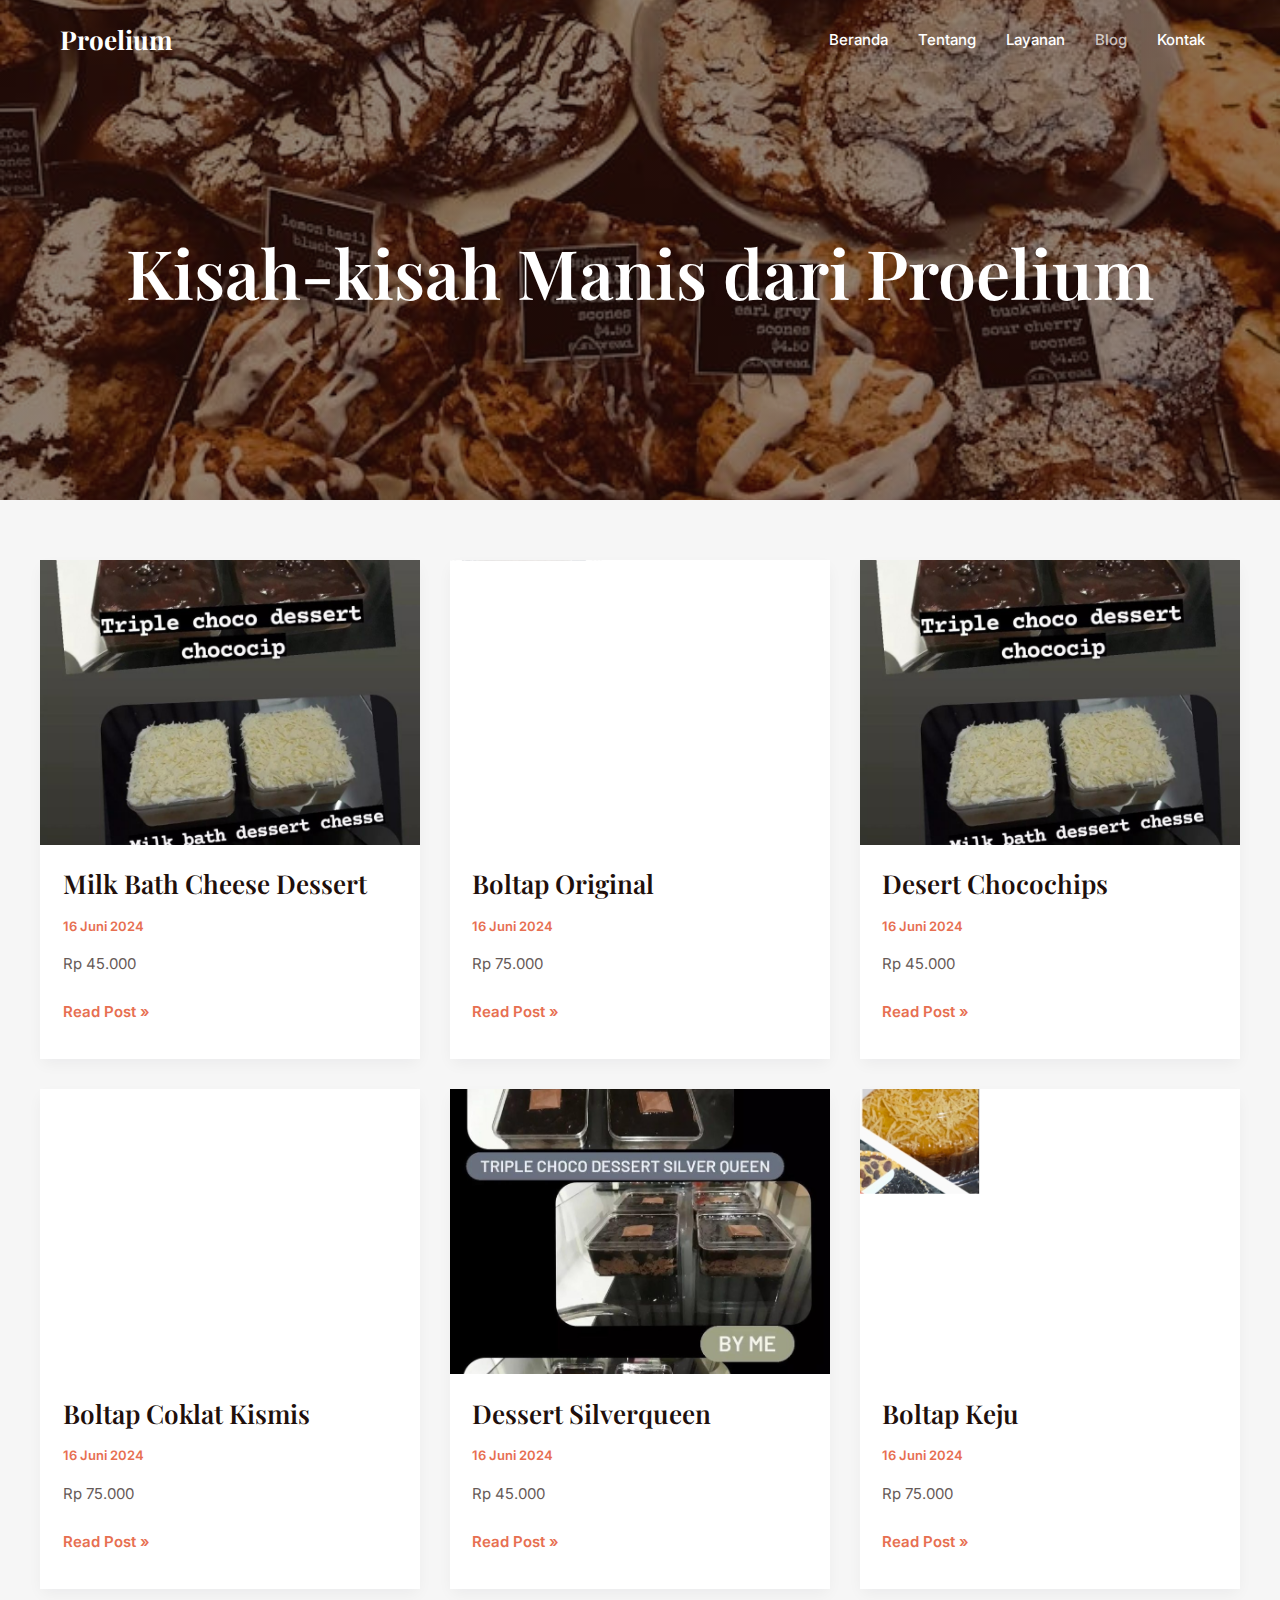
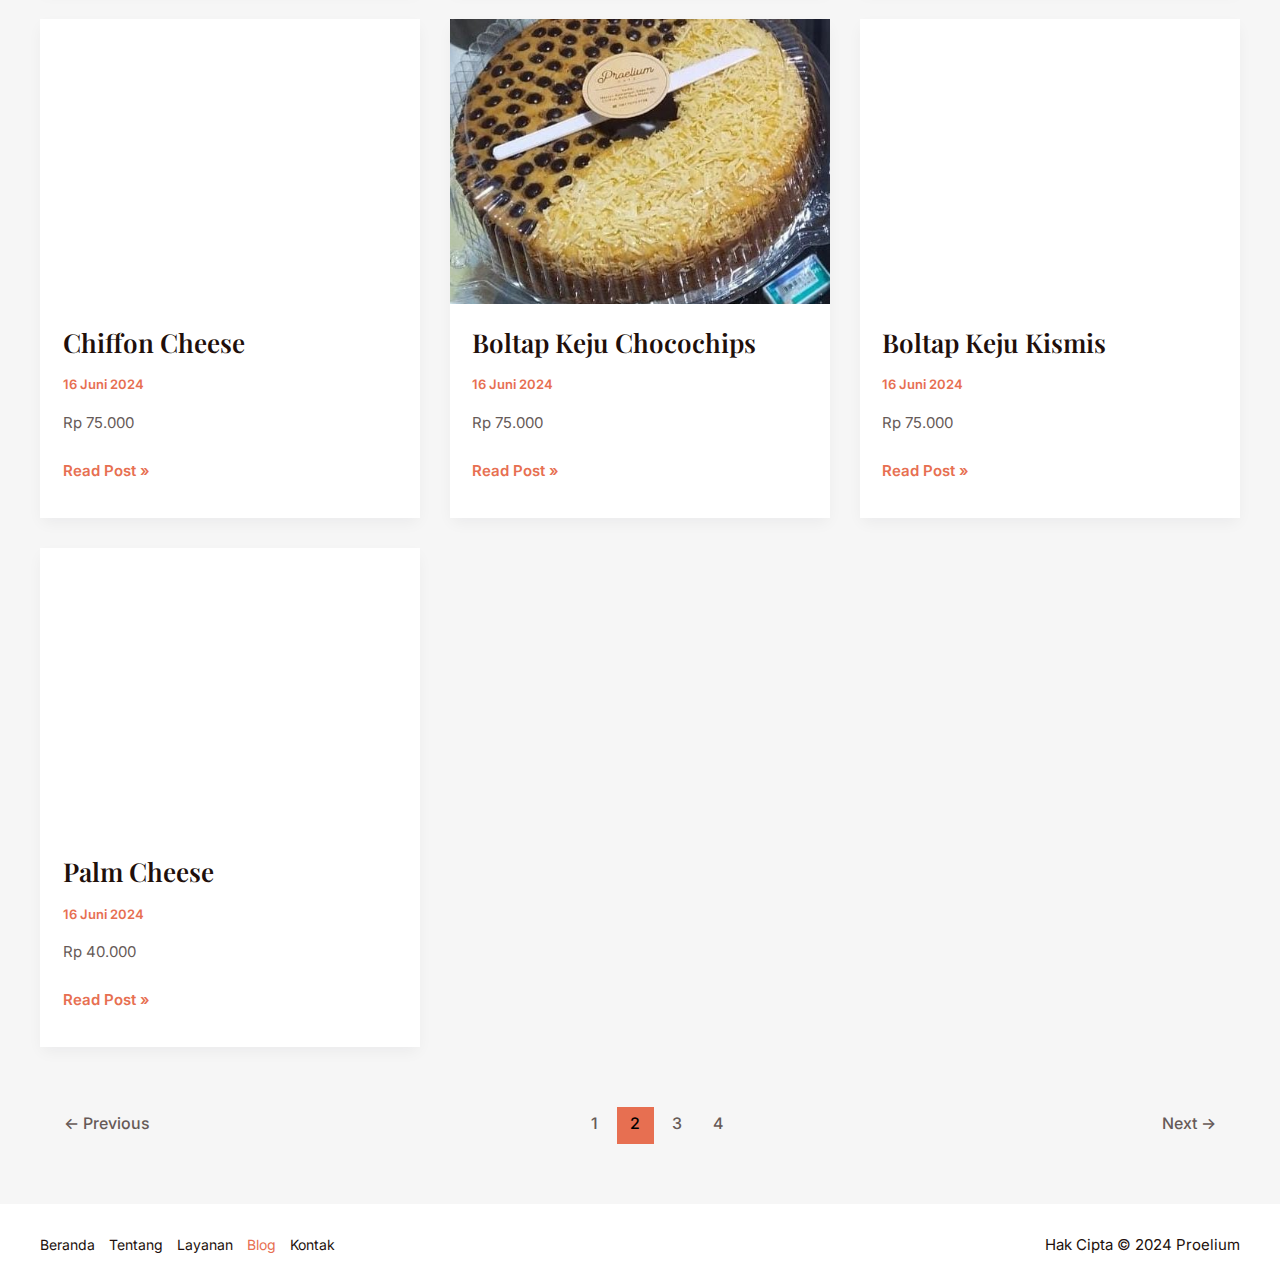
<file: blog/page/2/index.html>
<!DOCTYPE html>
<html lang="id">
<head>
<meta charset="UTF-8">
<meta name="viewport" content="width=device-width, initial-scale=1">
	 <link rel="profile" href="https://gmpg.org/xfn/11"> 
	 <title>Blog &#8211; Laman 2 &#8211; Proelium</title>
<meta name="robots" content="max-image-preview:large">
<link rel="dns-prefetch" href="//fonts.googleapis.com">
<link rel="alternate" type="application/rss+xml" title="Proelium &raquo; Feed" href="/feed/">
<link rel="alternate" type="application/rss+xml" title="Proelium &raquo; Umpan Komentar" href="/comments/feed/">
<script>
window._wpemojiSettings = {"baseUrl":"https:\/\/s.w.org\/images\/core\/emoji\/15.0.3\/72x72\/","ext":".png","svgUrl":"https:\/\/s.w.org\/images\/core\/emoji\/15.0.3\/svg\/","svgExt":".svg","source":{"concatemoji":"\/wp-includes\/js\/wp-emoji-release.min.js?ver=6.5.3"}};
/*! This file is auto-generated */
!function(i,n){var o,s,e;function c(e){try{var t={supportTests:e,timestamp:(new Date).valueOf()};sessionStorage.setItem(o,JSON.stringify(t))}catch(e){}}function p(e,t,n){e.clearRect(0,0,e.canvas.width,e.canvas.height),e.fillText(t,0,0);var t=new Uint32Array(e.getImageData(0,0,e.canvas.width,e.canvas.height).data),r=(e.clearRect(0,0,e.canvas.width,e.canvas.height),e.fillText(n,0,0),new Uint32Array(e.getImageData(0,0,e.canvas.width,e.canvas.height).data));return t.every(function(e,t){return e===r[t]})}function u(e,t,n){switch(t){case"flag":return n(e,"🏳️‍⚧️","🏳️​⚧️")?!1:!n(e,"🇺🇳","🇺​🇳")&&!n(e,"🏴󠁧󠁢󠁥󠁮󠁧󠁿","🏴​󠁧​󠁢​󠁥​󠁮​󠁧​󠁿");case"emoji":return!n(e,"🐦‍⬛","🐦​⬛")}return!1}function f(e,t,n){var r="undefined"!=typeof WorkerGlobalScope&&self instanceof WorkerGlobalScope?new OffscreenCanvas(300,150):i.createElement("canvas"),a=r.getContext("2d",{willReadFrequently:!0}),o=(a.textBaseline="top",a.font="600 32px Arial",{});return e.forEach(function(e){o[e]=t(a,e,n)}),o}function t(e){var t=i.createElement("script");t.src=e,t.defer=!0,i.head.appendChild(t)}"undefined"!=typeof Promise&&(o="wpEmojiSettingsSupports",s=["flag","emoji"],n.supports={everything:!0,everythingExceptFlag:!0},e=new Promise(function(e){i.addEventListener("DOMContentLoaded",e,{once:!0})}),new Promise(function(t){var n=function(){try{var e=JSON.parse(sessionStorage.getItem(o));if("object"==typeof e&&"number"==typeof e.timestamp&&(new Date).valueOf()<e.timestamp+604800&&"object"==typeof e.supportTests)return e.supportTests}catch(e){}return null}();if(!n){if("undefined"!=typeof Worker&&"undefined"!=typeof OffscreenCanvas&&"undefined"!=typeof URL&&URL.createObjectURL&&"undefined"!=typeof Blob)try{var e="postMessage("+f.toString()+"("+[JSON.stringify(s),u.toString(),p.toString()].join(",")+"));",r=new Blob([e],{type:"text/javascript"}),a=new Worker(URL.createObjectURL(r),{name:"wpTestEmojiSupports"});return void(a.onmessage=function(e){c(n=e.data),a.terminate(),t(n)})}catch(e){}c(n=f(s,u,p))}t(n)}).then(function(e){for(var t in e)n.supports[t]=e[t],n.supports.everything=n.supports.everything&&n.supports[t],"flag"!==t&&(n.supports.everythingExceptFlag=n.supports.everythingExceptFlag&&n.supports[t]);n.supports.everythingExceptFlag=n.supports.everythingExceptFlag&&!n.supports.flag,n.DOMReady=!1,n.readyCallback=function(){n.DOMReady=!0}}).then(function(){return e}).then(function(){var e;n.supports.everything||(n.readyCallback(),(e=n.source||{}).concatemoji?t(e.concatemoji):e.wpemoji&&e.twemoji&&(t(e.twemoji),t(e.wpemoji)))}))}((window,document),window._wpemojiSettings);
</script>
<link rel="stylesheet" id="astra-theme-css-css" href="/wp-content/themes/astra/assets/css/minified/main.min.css?ver=4.6.16" media="all">
<style id="astra-theme-css-inline-css">:root{--ast-post-nav-space:0;--ast-container-default-xlg-padding:2.5em;--ast-container-default-lg-padding:2.5em;--ast-container-default-slg-padding:2em;--ast-container-default-md-padding:2.5em;--ast-container-default-sm-padding:2.5em;--ast-container-default-xs-padding:2.4em;--ast-container-default-xxs-padding:1.8em;--ast-code-block-background:#ECEFF3;--ast-comment-inputs-background:#F9FAFB;--ast-normal-container-width:1200px;--ast-narrow-container-width:750px;--ast-blog-title-font-weight:600;--ast-blog-meta-weight:600;}html{font-size:93.75%;}a{color:var(--ast-global-color-0);}a:hover,a:focus{color:var(--ast-global-color-1);}body,button,input,select,textarea,.ast-button,.ast-custom-button{font-family:'Inter',sans-serif;font-weight:inherit;font-size:15px;font-size:1rem;line-height:var(--ast-body-line-height,1.7em);}blockquote{color:var(--ast-global-color-3);}h1,.entry-content h1,h2,.entry-content h2,h3,.entry-content h3,h4,.entry-content h4,h5,.entry-content h5,h6,.entry-content h6,.site-title,.site-title a{font-family:'Playfair Display',serif;font-weight:700;}.ast-site-identity .site-title a{color:var(--ast-global-color-2);}.site-title{font-size:26px;font-size:1.7333333333333rem;display:block;}.site-header .site-description{font-size:15px;font-size:1rem;display:none;}.entry-title{font-size:26px;font-size:1.7333333333333rem;}.ast-blog-single-element.ast-taxonomy-container a{font-size:14px;font-size:0.93333333333333rem;}.ast-blog-meta-container{font-size:13px;font-size:0.86666666666667rem;}.archive .ast-article-post .ast-article-inner,.blog .ast-article-post .ast-article-inner,.archive .ast-article-post .ast-article-inner:hover,.blog .ast-article-post .ast-article-inner:hover{overflow:hidden;}h1,.entry-content h1{font-size:60px;font-size:4rem;font-weight:700;font-family:'Playfair Display',serif;line-height:1.15em;}h2,.entry-content h2{font-size:40px;font-size:2.6666666666667rem;font-weight:700;font-family:'Playfair Display',serif;line-height:1.16em;}h3,.entry-content h3{font-size:26px;font-size:1.7333333333333rem;font-weight:700;font-family:'Playfair Display',serif;line-height:1.2em;}h4,.entry-content h4{font-size:24px;font-size:1.6rem;line-height:1.3em;font-weight:700;font-family:'Playfair Display',serif;}h5,.entry-content h5{font-size:18px;font-size:1.2rem;line-height:1.36em;font-weight:700;font-family:'Playfair Display',serif;}h6,.entry-content h6{font-size:14px;font-size:0.93333333333333rem;line-height:1em;font-weight:500;font-family:'Montserrat',sans-serif;letter-spacing:2px;}::selection{background-color:var(--ast-global-color-0);color:#000000;}body,h1,.entry-title a,.entry-content h1,h2,.entry-content h2,h3,.entry-content h3,h4,.entry-content h4,h5,.entry-content h5,h6,.entry-content h6{color:var(--ast-global-color-3);}.tagcloud a:hover,.tagcloud a:focus,.tagcloud a.current-item{color:#000000;border-color:var(--ast-global-color-0);background-color:var(--ast-global-color-0);}input:focus,input[type="text"]:focus,input[type="email"]:focus,input[type="url"]:focus,input[type="password"]:focus,input[type="reset"]:focus,input[type="search"]:focus,textarea:focus{border-color:var(--ast-global-color-0);}input[type="radio"]:checked,input[type=reset],input[type="checkbox"]:checked,input[type="checkbox"]:hover:checked,input[type="checkbox"]:focus:checked,input[type=range]::-webkit-slider-thumb{border-color:var(--ast-global-color-0);background-color:var(--ast-global-color-0);box-shadow:none;}.site-footer a:hover + .post-count,.site-footer a:focus + .post-count{background:var(--ast-global-color-0);border-color:var(--ast-global-color-0);}.single .nav-links .nav-previous,.single .nav-links .nav-next{color:var(--ast-global-color-0);}.entry-meta,.entry-meta *{line-height:1.45;color:var(--ast-global-color-0);font-weight:600;}.entry-meta a:not(.ast-button):hover,.entry-meta a:not(.ast-button):hover *,.entry-meta a:not(.ast-button):focus,.entry-meta a:not(.ast-button):focus *,.page-links > .page-link,.page-links .page-link:hover,.post-navigation a:hover{color:var(--ast-global-color-1);}#cat option,.secondary .calendar_wrap thead a,.secondary .calendar_wrap thead a:visited{color:var(--ast-global-color-0);}.secondary .calendar_wrap #today,.ast-progress-val span{background:var(--ast-global-color-0);}.secondary a:hover + .post-count,.secondary a:focus + .post-count{background:var(--ast-global-color-0);border-color:var(--ast-global-color-0);}.calendar_wrap #today > a{color:#000000;}.page-links .page-link,.single .post-navigation a{color:var(--ast-global-color-3);}.ast-search-menu-icon .search-form button.search-submit{padding:0 4px;}.ast-search-menu-icon form.search-form{padding-right:0;}.ast-search-menu-icon.slide-search input.search-field{width:0;}.ast-header-search .ast-search-menu-icon.ast-dropdown-active .search-form,.ast-header-search .ast-search-menu-icon.ast-dropdown-active .search-field:focus{transition:all 0.2s;}.search-form input.search-field:focus{outline:none;}.ast-search-menu-icon .search-form button.search-submit:focus,.ast-theme-transparent-header .ast-header-search .ast-dropdown-active .ast-icon,.ast-theme-transparent-header .ast-inline-search .search-field:focus .ast-icon{color:var(--ast-global-color-1);}.ast-header-search .slide-search .search-form{border:2px solid var(--ast-global-color-0);}.ast-header-search .slide-search .search-field{background-color:#fff;}.ast-archive-title{color:var(--ast-global-color-2);}.widget-title,.widget .wp-block-heading{font-size:21px;font-size:1.4rem;color:var(--ast-global-color-2);}.ast-single-post .entry-content a,.ast-comment-content a:not(.ast-comment-edit-reply-wrap a){text-decoration:underline;}.ast-single-post .elementor-button-wrapper .elementor-button,.ast-single-post .entry-content .uagb-tab a,.ast-single-post .entry-content .uagb-ifb-cta a,.ast-single-post .entry-content .uabb-module-content a,.ast-single-post .entry-content .uagb-post-grid a,.ast-single-post .entry-content .uagb-timeline a,.ast-single-post .entry-content .uagb-toc__wrap a,.ast-single-post .entry-content .uagb-taxomony-box a,.ast-single-post .entry-content .woocommerce a,.entry-content .wp-block-latest-posts > li > a,.ast-single-post .entry-content .wp-block-file__button,li.ast-post-filter-single,.ast-single-post .ast-comment-content .comment-reply-link,.ast-single-post .ast-comment-content .comment-edit-link{text-decoration:none;}.ast-search-menu-icon.slide-search a:focus-visible:focus-visible,.astra-search-icon:focus-visible,#close:focus-visible,a:focus-visible,.ast-menu-toggle:focus-visible,.site .skip-link:focus-visible,.wp-block-loginout input:focus-visible,.wp-block-search.wp-block-search__button-inside .wp-block-search__inside-wrapper,.ast-header-navigation-arrow:focus-visible,.woocommerce .wc-proceed-to-checkout > .checkout-button:focus-visible,.woocommerce .woocommerce-MyAccount-navigation ul li a:focus-visible,.ast-orders-table__row .ast-orders-table__cell:focus-visible,.woocommerce .woocommerce-order-details .order-again > .button:focus-visible,.woocommerce .woocommerce-message a.button.wc-forward:focus-visible,.woocommerce #minus_qty:focus-visible,.woocommerce #plus_qty:focus-visible,a#ast-apply-coupon:focus-visible,.woocommerce .woocommerce-info a:focus-visible,.woocommerce .astra-shop-summary-wrap a:focus-visible,.woocommerce a.wc-forward:focus-visible,#ast-apply-coupon:focus-visible,.woocommerce-js .woocommerce-mini-cart-item a.remove:focus-visible,#close:focus-visible,.button.search-submit:focus-visible,#search_submit:focus,.normal-search:focus-visible,.ast-header-account-wrap:focus-visible{outline-style:dotted;outline-color:inherit;outline-width:thin;}input:focus,input[type="text"]:focus,input[type="email"]:focus,input[type="url"]:focus,input[type="password"]:focus,input[type="reset"]:focus,input[type="search"]:focus,input[type="number"]:focus,textarea:focus,.wp-block-search__input:focus,[data-section="section-header-mobile-trigger"] .ast-button-wrap .ast-mobile-menu-trigger-minimal:focus,.ast-mobile-popup-drawer.active .menu-toggle-close:focus,.woocommerce-ordering select.orderby:focus,#ast-scroll-top:focus,#coupon_code:focus,.woocommerce-page #comment:focus,.woocommerce #reviews #respond input#submit:focus,.woocommerce a.add_to_cart_button:focus,.woocommerce .button.single_add_to_cart_button:focus,.woocommerce .woocommerce-cart-form button:focus,.woocommerce .woocommerce-cart-form__cart-item .quantity .qty:focus,.woocommerce .woocommerce-billing-fields .woocommerce-billing-fields__field-wrapper .woocommerce-input-wrapper > .input-text:focus,.woocommerce #order_comments:focus,.woocommerce #place_order:focus,.woocommerce .woocommerce-address-fields .woocommerce-address-fields__field-wrapper .woocommerce-input-wrapper > .input-text:focus,.woocommerce .woocommerce-MyAccount-content form button:focus,.woocommerce .woocommerce-MyAccount-content .woocommerce-EditAccountForm .woocommerce-form-row .woocommerce-Input.input-text:focus,.woocommerce .ast-woocommerce-container .woocommerce-pagination ul.page-numbers li a:focus,body #content .woocommerce form .form-row .select2-container--default .select2-selection--single:focus,#ast-coupon-code:focus,.woocommerce.woocommerce-js .quantity input[type=number]:focus,.woocommerce-js .woocommerce-mini-cart-item .quantity input[type=number]:focus,.woocommerce p#ast-coupon-trigger:focus{border-style:dotted;border-color:inherit;border-width:thin;}input{outline:none;}.ast-logo-title-inline .site-logo-img{padding-right:1em;}body .ast-oembed-container *{position:absolute;top:0;width:100%;height:100%;left:0;}body .wp-block-embed-pocket-casts .ast-oembed-container *{position:unset;}.ast-single-post-featured-section + article {margin-top: 2em;}.site-content .ast-single-post-featured-section img {width: 100%;overflow: hidden;object-fit: cover;}.site > .ast-single-related-posts-container {margin-top: 0;}@media (min-width: 922px) {.ast-desktop .ast-container--narrow {max-width: var(--ast-narrow-container-width);margin: 0 auto;}}input[type="text"],input[type="number"],input[type="email"],input[type="url"],input[type="password"],input[type="search"],input[type=reset],input[type=tel],input[type=date],select,textarea{font-size:16px;font-style:normal;font-weight:400;line-height:24px;width:100%;padding:12px 16px;border-radius:4px;box-shadow:0px 1px 2px 0px rgba(0,0,0,0.05);color:var(--ast-form-input-text,#475569);}input[type="text"],input[type="number"],input[type="email"],input[type="url"],input[type="password"],input[type="search"],input[type=reset],input[type=tel],input[type=date],select{height:40px;}input[type="date"]{border-width:1px;border-style:solid;border-color:var(--ast-border-color);}input[type="text"]:focus,input[type="number"]:focus,input[type="email"]:focus,input[type="url"]:focus,input[type="password"]:focus,input[type="search"]:focus,input[type=reset]:focus,input[type="tel"]:focus,input[type="date"]:focus,select:focus,textarea:focus{border-color:#046BD2;box-shadow:none;outline:none;color:var(--ast-form-input-focus-text,#475569);}label,legend{color:#111827;font-size:14px;font-style:normal;font-weight:500;line-height:20px;}select{padding:6px 10px;}fieldset{padding:30px;border-radius:4px;}button,.ast-button,.button,input[type="button"],input[type="reset"],input[type="submit"]{border-radius:4px;box-shadow:0px 1px 2px 0px rgba(0,0,0,0.05);}:root{--ast-comment-inputs-background:#FFF;}::placeholder{color:var(--ast-form-field-color,#9CA3AF);}::-ms-input-placeholder{color:var(--ast-form-field-color,#9CA3AF);}@media (max-width:921.9px){#ast-desktop-header{display:none;}}@media (min-width:922px){#ast-mobile-header{display:none;}}.wp-block-buttons.aligncenter{justify-content:center;}@media (max-width:921px){.ast-separate-container #primary,.ast-narrow-container #primary{padding-top:0px;}}@media (max-width:544px){.ast-separate-container #primary,.ast-narrow-container #primary{padding-top:0px;}}@media (max-width:921px){.ast-separate-container #primary,.ast-narrow-container #primary{padding-bottom:0px;}}@media (max-width:544px){.ast-separate-container #primary,.ast-narrow-container #primary{padding-bottom:0px;}}.wp-block-button.is-style-outline .wp-block-button__link{border-color:var(--ast-global-color-0);border-top-width:2px;border-right-width:2px;border-bottom-width:2px;border-left-width:2px;}div.wp-block-button.is-style-outline > .wp-block-button__link:not(.has-text-color),div.wp-block-button.wp-block-button__link.is-style-outline:not(.has-text-color){color:var(--ast-global-color-0);}.wp-block-button.is-style-outline .wp-block-button__link:hover,.wp-block-buttons .wp-block-button.is-style-outline .wp-block-button__link:focus,.wp-block-buttons .wp-block-button.is-style-outline > .wp-block-button__link:not(.has-text-color):hover,.wp-block-buttons .wp-block-button.wp-block-button__link.is-style-outline:not(.has-text-color):hover{color:#ffffff;background-color:var(--ast-global-color-1);border-color:var(--ast-global-color-1);}.post-page-numbers.current .page-link,.ast-pagination .page-numbers.current{color:#000000;border-color:var(--ast-global-color-0);background-color:var(--ast-global-color-0);}.wp-block-button.is-style-outline .wp-block-button__link{border-top-width:2px;border-right-width:2px;border-bottom-width:2px;border-left-width:2px;}.wp-block-buttons .wp-block-button.is-style-outline .wp-block-button__link.wp-element-button,.ast-outline-button,.wp-block-uagb-buttons-child .uagb-buttons-repeater.ast-outline-button{border-color:var(--ast-global-color-0);border-top-width:2px;border-right-width:2px;border-bottom-width:2px;border-left-width:2px;font-family:'Montserrat',sans-serif;font-weight:500;font-size:14px;font-size:0.93333333333333rem;line-height:1em;text-transform:uppercase;letter-spacing:2px;padding-top:16px;padding-right:28px;padding-bottom:16px;padding-left:28px;border-top-left-radius:6px;border-top-right-radius:6px;border-bottom-right-radius:6px;border-bottom-left-radius:6px;}.wp-block-buttons .wp-block-button.is-style-outline > .wp-block-button__link:not(.has-text-color),.wp-block-buttons .wp-block-button.wp-block-button__link.is-style-outline:not(.has-text-color),.ast-outline-button{color:var(--ast-global-color-0);}.wp-block-button.is-style-outline .wp-block-button__link:hover,.wp-block-buttons .wp-block-button.is-style-outline .wp-block-button__link:focus,.wp-block-buttons .wp-block-button.is-style-outline > .wp-block-button__link:not(.has-text-color):hover,.wp-block-buttons .wp-block-button.wp-block-button__link.is-style-outline:not(.has-text-color):hover,.ast-outline-button:hover,.ast-outline-button:focus,.wp-block-uagb-buttons-child .uagb-buttons-repeater.ast-outline-button:hover,.wp-block-uagb-buttons-child .uagb-buttons-repeater.ast-outline-button:focus{color:#ffffff;background-color:var(--ast-global-color-1);border-color:var(--ast-global-color-1);}.ast-single-post .entry-content a.ast-outline-button,.ast-single-post .entry-content .is-style-outline>.wp-block-button__link{text-decoration:none;}.uagb-buttons-repeater.ast-outline-button{border-radius:9999px;}@media (max-width:921px){.wp-block-buttons .wp-block-button.is-style-outline .wp-block-button__link.wp-element-button,.ast-outline-button,.wp-block-uagb-buttons-child .uagb-buttons-repeater.ast-outline-button{font-size:14px;font-size:0.93333333333333rem;padding-top:14px;padding-right:24px;padding-bottom:14px;padding-left:24px;border-top-left-radius:6px;border-top-right-radius:6px;border-bottom-right-radius:6px;border-bottom-left-radius:6px;}}@media (max-width:544px){.wp-block-buttons .wp-block-button.is-style-outline .wp-block-button__link.wp-element-button,.ast-outline-button,.wp-block-uagb-buttons-child .uagb-buttons-repeater.ast-outline-button{font-size:14px;font-size:0.93333333333333rem;padding-top:14px;padding-right:22px;padding-bottom:14px;padding-left:22px;border-top-left-radius:6px;border-top-right-radius:6px;border-bottom-right-radius:6px;border-bottom-left-radius:6px;}}.entry-content[ast-blocks-layout] > figure{margin-bottom:1em;}h1.widget-title{font-weight:700;}h2.widget-title{font-weight:700;}h3.widget-title{font-weight:700;}#page{display:flex;flex-direction:column;min-height:100vh;}.ast-404-layout-1 h1.page-title{color:var(--ast-global-color-2);}.single .post-navigation a{line-height:1em;height:inherit;}.error-404 .page-sub-title{font-size:1.5rem;font-weight:inherit;}.search .site-content .content-area .search-form{margin-bottom:0;}#page .site-content{flex-grow:1;}.widget{margin-bottom:1.25em;}#secondary li{line-height:1.5em;}#secondary .wp-block-group h2{margin-bottom:0.7em;}#secondary h2{font-size:1.7rem;}.ast-separate-container .ast-article-post,.ast-separate-container .ast-article-single,.ast-separate-container .comment-respond{padding:3em;}.ast-separate-container .ast-article-single .ast-article-single{padding:0;}.ast-article-single .wp-block-post-template-is-layout-grid{padding-left:0;}.ast-separate-container .comments-title,.ast-narrow-container .comments-title{padding:1.5em 2em;}.ast-page-builder-template .comment-form-textarea,.ast-comment-formwrap .ast-grid-common-col{padding:0;}.ast-comment-formwrap{padding:0;display:inline-flex;column-gap:20px;width:100%;margin-left:0;margin-right:0;}.comments-area textarea#comment:focus,.comments-area textarea#comment:active,.comments-area .ast-comment-formwrap input[type="text"]:focus,.comments-area .ast-comment-formwrap input[type="text"]:active {box-shadow:none;outline:none;}.archive.ast-page-builder-template .entry-header{margin-top:2em;}.ast-page-builder-template .ast-comment-formwrap{width:100%;}.entry-title{margin-bottom:0.6em;}.ast-archive-description p{font-size:inherit;font-weight:inherit;line-height:inherit;}.ast-separate-container .ast-comment-list li.depth-1,.hentry{margin-bottom:1.5em;}.site-content section.ast-archive-description{margin-bottom:2em;}@media (min-width:921px){.ast-left-sidebar.ast-page-builder-template #secondary,.archive.ast-right-sidebar.ast-page-builder-template .site-main{padding-left:20px;padding-right:20px;}}@media (max-width:544px){.ast-comment-formwrap.ast-row{column-gap:10px;display:inline-block;}#ast-commentform .ast-grid-common-col{position:relative;width:100%;}}@media (min-width:1201px){.ast-separate-container .ast-article-post,.ast-separate-container .ast-article-single,.ast-separate-container .ast-author-box,.ast-separate-container .ast-404-layout-1,.ast-separate-container .no-results{padding:3em;}}@media (max-width:921px){.ast-separate-container #primary,.ast-separate-container #secondary{padding:1.5em 0;}#primary,#secondary{padding:1.5em 0;margin:0;}.ast-left-sidebar #content > .ast-container{display:flex;flex-direction:column-reverse;width:100%;}}@media (min-width:922px){.ast-separate-container.ast-right-sidebar #primary,.ast-separate-container.ast-left-sidebar #primary{border:0;}.search-no-results.ast-separate-container #primary{margin-bottom:4em;}}.wp-block-button .wp-block-button__link{color:#ffffff;}.wp-block-button .wp-block-button__link:hover,.wp-block-button .wp-block-button__link:focus{color:#ffffff;background-color:var(--ast-global-color-1);border-color:var(--ast-global-color-1);}.elementor-widget-heading h1.elementor-heading-title{line-height:1.15em;}.elementor-widget-heading h2.elementor-heading-title{line-height:1.16em;}.elementor-widget-heading h3.elementor-heading-title{line-height:1.2em;}.elementor-widget-heading h4.elementor-heading-title{line-height:1.3em;}.elementor-widget-heading h5.elementor-heading-title{line-height:1.36em;}.elementor-widget-heading h6.elementor-heading-title{line-height:1em;}.wp-block-button .wp-block-button__link,.wp-block-search .wp-block-search__button,body .wp-block-file .wp-block-file__button{border-style:solid;border-top-width:2px;border-right-width:2px;border-left-width:2px;border-bottom-width:2px;border-color:var(--ast-global-color-0);background-color:var(--ast-global-color-0);color:#ffffff;font-family:'Inter',sans-serif;font-weight:500;line-height:1em;text-transform:uppercase;letter-spacing:1px;font-size:14px;font-size:0.93333333333333rem;border-top-left-radius:6px;border-top-right-radius:6px;border-bottom-right-radius:6px;border-bottom-left-radius:6px;padding-top:16px;padding-right:28px;padding-bottom:16px;padding-left:28px;}.ast-single-post .entry-content .wp-block-button .wp-block-button__link,.ast-single-post .entry-content .wp-block-search .wp-block-search__button,body .entry-content .wp-block-file .wp-block-file__button{text-decoration:none;}@media (max-width:921px){.wp-block-button .wp-block-button__link,.wp-block-search .wp-block-search__button,body .wp-block-file .wp-block-file__button{font-size:14px;font-size:0.93333333333333rem;padding-top:14px;padding-right:24px;padding-bottom:14px;padding-left:24px;border-top-left-radius:6px;border-top-right-radius:6px;border-bottom-right-radius:6px;border-bottom-left-radius:6px;}}@media (max-width:544px){.wp-block-button .wp-block-button__link,.wp-block-search .wp-block-search__button,body .wp-block-file .wp-block-file__button{font-size:14px;font-size:0.93333333333333rem;padding-top:14px;padding-right:22px;padding-bottom:14px;padding-left:22px;border-top-left-radius:6px;border-top-right-radius:6px;border-bottom-right-radius:6px;border-bottom-left-radius:6px;}}.menu-toggle,button,.ast-button,.ast-custom-button,.button,input#submit,input[type="button"],input[type="submit"],input[type="reset"],#comments .submit,.search .search-submit,form[CLASS*="wp-block-search__"].wp-block-search .wp-block-search__inside-wrapper .wp-block-search__button,body .wp-block-file .wp-block-file__button,.search .search-submit,.woocommerce-js a.button,.woocommerce button.button,.woocommerce .woocommerce-message a.button,.woocommerce #respond input#submit.alt,.woocommerce input.button.alt,.woocommerce input.button,.woocommerce input.button:disabled,.woocommerce input.button:disabled[disabled],.woocommerce input.button:disabled:hover,.woocommerce input.button:disabled[disabled]:hover,.woocommerce #respond input#submit,.woocommerce button.button.alt.disabled,.wc-block-grid__products .wc-block-grid__product .wp-block-button__link,.wc-block-grid__product-onsale,[CLASS*="wc-block"] button,.woocommerce-js .astra-cart-drawer .astra-cart-drawer-content .woocommerce-mini-cart__buttons .button:not(.checkout):not(.ast-continue-shopping),.woocommerce-js .astra-cart-drawer .astra-cart-drawer-content .woocommerce-mini-cart__buttons a.checkout,.woocommerce button.button.alt.disabled.wc-variation-selection-needed,[CLASS*="wc-block"] .wc-block-components-button{border-style:solid;border-top-width:2px;border-right-width:2px;border-left-width:2px;border-bottom-width:2px;color:#ffffff;border-color:var(--ast-global-color-0);background-color:var(--ast-global-color-0);padding-top:16px;padding-right:28px;padding-bottom:16px;padding-left:28px;font-family:'Inter',sans-serif;font-weight:500;font-size:14px;font-size:0.93333333333333rem;line-height:1em;text-transform:uppercase;letter-spacing:1px;border-top-left-radius:6px;border-top-right-radius:6px;border-bottom-right-radius:6px;border-bottom-left-radius:6px;}button:focus,.menu-toggle:hover,button:hover,.ast-button:hover,.ast-custom-button:hover .button:hover,.ast-custom-button:hover ,input[type=reset]:hover,input[type=reset]:focus,input#submit:hover,input#submit:focus,input[type="button"]:hover,input[type="button"]:focus,input[type="submit"]:hover,input[type="submit"]:focus,form[CLASS*="wp-block-search__"].wp-block-search .wp-block-search__inside-wrapper .wp-block-search__button:hover,form[CLASS*="wp-block-search__"].wp-block-search .wp-block-search__inside-wrapper .wp-block-search__button:focus,body .wp-block-file .wp-block-file__button:hover,body .wp-block-file .wp-block-file__button:focus,.woocommerce-js a.button:hover,.woocommerce button.button:hover,.woocommerce .woocommerce-message a.button:hover,.woocommerce #respond input#submit:hover,.woocommerce #respond input#submit.alt:hover,.woocommerce input.button.alt:hover,.woocommerce input.button:hover,.woocommerce button.button.alt.disabled:hover,.wc-block-grid__products .wc-block-grid__product .wp-block-button__link:hover,[CLASS*="wc-block"] button:hover,.woocommerce-js .astra-cart-drawer .astra-cart-drawer-content .woocommerce-mini-cart__buttons .button:not(.checkout):not(.ast-continue-shopping):hover,.woocommerce-js .astra-cart-drawer .astra-cart-drawer-content .woocommerce-mini-cart__buttons a.checkout:hover,.woocommerce button.button.alt.disabled.wc-variation-selection-needed:hover,[CLASS*="wc-block"] .wc-block-components-button:hover,[CLASS*="wc-block"] .wc-block-components-button:focus{color:#ffffff;background-color:var(--ast-global-color-1);border-color:var(--ast-global-color-1);}form[CLASS*="wp-block-search__"].wp-block-search .wp-block-search__inside-wrapper .wp-block-search__button.has-icon{padding-top:calc(16px - 3px);padding-right:calc(28px - 3px);padding-bottom:calc(16px - 3px);padding-left:calc(28px - 3px);}@media (max-width:921px){.menu-toggle,button,.ast-button,.ast-custom-button,.button,input#submit,input[type="button"],input[type="submit"],input[type="reset"],#comments .submit,.search .search-submit,form[CLASS*="wp-block-search__"].wp-block-search .wp-block-search__inside-wrapper .wp-block-search__button,body .wp-block-file .wp-block-file__button,.search .search-submit,.woocommerce-js a.button,.woocommerce button.button,.woocommerce .woocommerce-message a.button,.woocommerce #respond input#submit.alt,.woocommerce input.button.alt,.woocommerce input.button,.woocommerce input.button:disabled,.woocommerce input.button:disabled[disabled],.woocommerce input.button:disabled:hover,.woocommerce input.button:disabled[disabled]:hover,.woocommerce #respond input#submit,.woocommerce button.button.alt.disabled,.wc-block-grid__products .wc-block-grid__product .wp-block-button__link,.wc-block-grid__product-onsale,[CLASS*="wc-block"] button,.woocommerce-js .astra-cart-drawer .astra-cart-drawer-content .woocommerce-mini-cart__buttons .button:not(.checkout):not(.ast-continue-shopping),.woocommerce-js .astra-cart-drawer .astra-cart-drawer-content .woocommerce-mini-cart__buttons a.checkout,.woocommerce button.button.alt.disabled.wc-variation-selection-needed,[CLASS*="wc-block"] .wc-block-components-button{padding-top:14px;padding-right:24px;padding-bottom:14px;padding-left:24px;font-size:14px;font-size:0.93333333333333rem;border-top-left-radius:6px;border-top-right-radius:6px;border-bottom-right-radius:6px;border-bottom-left-radius:6px;}}@media (max-width:544px){.menu-toggle,button,.ast-button,.ast-custom-button,.button,input#submit,input[type="button"],input[type="submit"],input[type="reset"],#comments .submit,.search .search-submit,form[CLASS*="wp-block-search__"].wp-block-search .wp-block-search__inside-wrapper .wp-block-search__button,body .wp-block-file .wp-block-file__button,.search .search-submit,.woocommerce-js a.button,.woocommerce button.button,.woocommerce .woocommerce-message a.button,.woocommerce #respond input#submit.alt,.woocommerce input.button.alt,.woocommerce input.button,.woocommerce input.button:disabled,.woocommerce input.button:disabled[disabled],.woocommerce input.button:disabled:hover,.woocommerce input.button:disabled[disabled]:hover,.woocommerce #respond input#submit,.woocommerce button.button.alt.disabled,.wc-block-grid__products .wc-block-grid__product .wp-block-button__link,.wc-block-grid__product-onsale,[CLASS*="wc-block"] button,.woocommerce-js .astra-cart-drawer .astra-cart-drawer-content .woocommerce-mini-cart__buttons .button:not(.checkout):not(.ast-continue-shopping),.woocommerce-js .astra-cart-drawer .astra-cart-drawer-content .woocommerce-mini-cart__buttons a.checkout,.woocommerce button.button.alt.disabled.wc-variation-selection-needed,[CLASS*="wc-block"] .wc-block-components-button{padding-top:14px;padding-right:22px;padding-bottom:14px;padding-left:22px;font-size:14px;font-size:0.93333333333333rem;border-top-left-radius:6px;border-top-right-radius:6px;border-bottom-right-radius:6px;border-bottom-left-radius:6px;}}@media (max-width:921px){.menu-toggle,button,.ast-button,.button,input#submit,input[type="button"],input[type="submit"],input[type="reset"]{font-size:14px;font-size:0.93333333333333rem;}.ast-mobile-header-stack .main-header-bar .ast-search-menu-icon{display:inline-block;}.ast-header-break-point.ast-header-custom-item-outside .ast-mobile-header-stack .main-header-bar .ast-search-icon{margin:0;}.ast-comment-avatar-wrap img{max-width:2.5em;}.ast-comment-meta{padding:0 1.8888em 1.3333em;}}@media (min-width:544px){.ast-container{max-width:100%;}}@media (max-width:544px){.ast-separate-container .ast-article-post,.ast-separate-container .ast-article-single,.ast-separate-container .comments-title,.ast-separate-container .ast-archive-description{padding:1.5em 1em;}.ast-separate-container #content .ast-container{padding-left:0.54em;padding-right:0.54em;}.ast-separate-container .ast-comment-list .bypostauthor{padding:.5em;}.ast-search-menu-icon.ast-dropdown-active .search-field{width:170px;}.menu-toggle,button,.ast-button,.button,input#submit,input[type="button"],input[type="submit"],input[type="reset"]{font-size:14px;font-size:0.93333333333333rem;}}.ast-separate-container{background-color:var(--ast-global-color-4);;background-image:none;;}@media (max-width:921px){.widget-title{font-size:20px;font-size:1.4285714285714rem;}body,button,input,select,textarea,.ast-button,.ast-custom-button{font-size:14px;font-size:0.93333333333333rem;}#secondary,#secondary button,#secondary input,#secondary select,#secondary textarea{font-size:14px;font-size:0.93333333333333rem;}.site-title{font-size:20px;font-size:1.3333333333333rem;display:block;}.site-header .site-description{display:none;}.entry-title{font-size:24px;font-size:1.6rem;}h1,.entry-content h1{font-size:48px;}h2,.entry-content h2{font-size:30px;}h3,.entry-content h3{font-size:24px;}h4,.entry-content h4{font-size:20px;font-size:1.3333333333333rem;}h5,.entry-content h5{font-size:16px;font-size:1.0666666666667rem;}h6,.entry-content h6{font-size:14px;font-size:0.93333333333333rem;}}@media (max-width:544px){.widget-title{font-size:20px;font-size:1.4285714285714rem;}body,button,input,select,textarea,.ast-button,.ast-custom-button{font-size:14px;font-size:0.93333333333333rem;}#secondary,#secondary button,#secondary input,#secondary select,#secondary textarea{font-size:14px;font-size:0.93333333333333rem;}.site-title{font-size:18px;font-size:1.2rem;display:block;}.site-header .site-description{display:none;}.entry-title{font-size:24px;font-size:1.6rem;}h1,.entry-content h1{font-size:38px;}h2,.entry-content h2{font-size:30px;}h3,.entry-content h3{font-size:24px;}h4,.entry-content h4{font-size:20px;font-size:1.3333333333333rem;}h5,.entry-content h5{font-size:16px;font-size:1.0666666666667rem;}h6,.entry-content h6{font-size:14px;font-size:0.93333333333333rem;}}@media (max-width:544px){html{font-size:93.75%;}}@media (min-width:922px){.ast-container{max-width:1240px;}}@media (min-width:922px){.site-content .ast-container{display:flex;}}@media (max-width:921px){.site-content .ast-container{flex-direction:column;}}.ast-blog-layout-4-grid .ast-article-post{width:33.33%;margin-bottom:2em;border-bottom:0;background-color:transparent;}.ast-blog-layout-4-grid .ast-article-inner .wp-post-image{width:100%;}.ast-article-inner{padding:1.5em;}.ast-blog-layout-4-grid .ast-row{display:flex;flex-wrap:wrap;flex-flow:row wrap;align-items:stretch;}.ast-separate-container .ast-blog-layout-4-grid .ast-article-post{padding:0 1em 0;}.ast-separate-container.ast-desktop .ast-blog-layout-4-grid .ast-row{margin-left:-1em;margin-right:-1em;}.ast-blog-layout-4-grid .ast-article-inner{box-shadow:0px 6px 15px -2px rgba(16,24,40,0.05);}.ast-separate-container .ast-blog-layout-4-grid .ast-article-inner,.ast-plain-container .ast-blog-layout-4-grid .ast-article-inner{height:100%;}.ast-row .blog-layout-4 .post-content,.blog-layout-4 .post-thumb{padding-left:0;padding-right:0;}.ast-article-post.remove-featured-img-padding .blog-layout-4 .post-content .ast-blog-featured-section:first-child .post-thumb-img-content{margin-top:-1.5em;}.ast-article-post.remove-featured-img-padding .blog-layout-4 .post-content .ast-blog-featured-section .post-thumb-img-content{margin-left:-1.5em;margin-right:-1.5em;}@media (max-width:921px){.ast-blog-layout-4-grid .ast-article-post{width:100%;}}.ast-blog-layout-6-grid .ast-blog-featured-section:before {content: "";}.ast-article-post .post-thumb-img-content img{aspect-ratio:4/3;width:100%;}.ast-article-post .post-thumb-img-content img{object-fit:cover;}.ast-article-post .post-thumb-img-content{overflow:hidden;}.ast-article-post .post-thumb-img-content img{transform:scale(1);transition:transform .5s ease;}.ast-article-post:hover .post-thumb-img-content img{transform:scale(1.1);}.cat-links.badge a,.tags-links.badge a {padding: 4px 8px;border-radius: 3px;font-weight: 400;}.cat-links.underline a,.tags-links.underline a{text-decoration: underline;}@media (min-width:922px){.main-header-menu .sub-menu .menu-item.ast-left-align-sub-menu:hover > .sub-menu,.main-header-menu .sub-menu .menu-item.ast-left-align-sub-menu.focus > .sub-menu{margin-left:-0px;}}.ast-theme-transparent-header [data-section="section-header-mobile-trigger"] .ast-button-wrap .mobile-menu-toggle-icon .ast-mobile-svg{fill:#ffffff;}.ast-theme-transparent-header [data-section="section-header-mobile-trigger"] .ast-button-wrap .mobile-menu-wrap .mobile-menu{color:#ffffff;}.ast-theme-transparent-header [data-section="section-header-mobile-trigger"] .ast-button-wrap .ast-mobile-menu-trigger-outline{background:transparent;color:#ffffff;border-color:#ffffff;}.entry-content li > p{margin-bottom:0;}.site .comments-area{padding-top:2em;padding-bottom:2em;margin-top:2em;}.wp-block-file {display: flex;align-items: center;flex-wrap: wrap;justify-content: space-between;}.wp-block-pullquote {border: none;}.wp-block-pullquote blockquote::before {content: "\201D";font-family: "Helvetica",sans-serif;display: flex;transform: rotate( 180deg );font-size: 6rem;font-style: normal;line-height: 1;font-weight: bold;align-items: center;justify-content: center;}.has-text-align-right > blockquote::before {justify-content: flex-start;}.has-text-align-left > blockquote::before {justify-content: flex-end;}figure.wp-block-pullquote.is-style-solid-color blockquote {max-width: 100%;text-align: inherit;}html body {--wp--custom--ast-default-block-top-padding: 100px;--wp--custom--ast-default-block-right-padding: 80px;--wp--custom--ast-default-block-bottom-padding: 100px;--wp--custom--ast-default-block-left-padding: 80px;--wp--custom--ast-container-width: 1200px;--wp--custom--ast-content-width-size: 1200px;--wp--custom--ast-wide-width-size: calc(1200px + var(--wp--custom--ast-default-block-left-padding) + var(--wp--custom--ast-default-block-right-padding));}.ast-narrow-container {--wp--custom--ast-content-width-size: 750px;--wp--custom--ast-wide-width-size: 750px;}@media(max-width: 921px) {html body {--wp--custom--ast-default-block-top-padding: 50px;--wp--custom--ast-default-block-right-padding: 50px;--wp--custom--ast-default-block-bottom-padding: 50px;--wp--custom--ast-default-block-left-padding: 50px;}}@media(max-width: 544px) {html body {--wp--custom--ast-default-block-top-padding: 50px;--wp--custom--ast-default-block-right-padding: 30px;--wp--custom--ast-default-block-bottom-padding: 50px;--wp--custom--ast-default-block-left-padding: 30px;}}.entry-content > .wp-block-group,.entry-content > .wp-block-cover,.entry-content > .wp-block-columns {padding-top: var(--wp--custom--ast-default-block-top-padding);padding-right: var(--wp--custom--ast-default-block-right-padding);padding-bottom: var(--wp--custom--ast-default-block-bottom-padding);padding-left: var(--wp--custom--ast-default-block-left-padding);}.ast-plain-container.ast-no-sidebar .entry-content > .alignfull,.ast-page-builder-template .ast-no-sidebar .entry-content > .alignfull {margin-left: calc( -50vw + 50%);margin-right: calc( -50vw + 50%);max-width: 100vw;width: 100vw;}.ast-plain-container.ast-no-sidebar .entry-content .alignfull .alignfull,.ast-page-builder-template.ast-no-sidebar .entry-content .alignfull .alignfull,.ast-plain-container.ast-no-sidebar .entry-content .alignfull .alignwide,.ast-page-builder-template.ast-no-sidebar .entry-content .alignfull .alignwide,.ast-plain-container.ast-no-sidebar .entry-content .alignwide .alignfull,.ast-page-builder-template.ast-no-sidebar .entry-content .alignwide .alignfull,.ast-plain-container.ast-no-sidebar .entry-content .alignwide .alignwide,.ast-page-builder-template.ast-no-sidebar .entry-content .alignwide .alignwide,.ast-plain-container.ast-no-sidebar .entry-content .wp-block-column .alignfull,.ast-page-builder-template.ast-no-sidebar .entry-content .wp-block-column .alignfull,.ast-plain-container.ast-no-sidebar .entry-content .wp-block-column .alignwide,.ast-page-builder-template.ast-no-sidebar .entry-content .wp-block-column .alignwide {margin-left: auto;margin-right: auto;width: 100%;}[ast-blocks-layout] .wp-block-separator:not(.is-style-dots) {height: 0;}[ast-blocks-layout] .wp-block-separator {margin: 20px auto;}[ast-blocks-layout] .wp-block-separator:not(.is-style-wide):not(.is-style-dots) {max-width: 100px;}[ast-blocks-layout] .wp-block-separator.has-background {padding: 0;}.entry-content[ast-blocks-layout] > * {max-width: var(--wp--custom--ast-content-width-size);margin-left: auto;margin-right: auto;}.entry-content[ast-blocks-layout] > .alignwide {max-width: var(--wp--custom--ast-wide-width-size);}.entry-content[ast-blocks-layout] .alignfull {max-width: none;}.entry-content .wp-block-columns {margin-bottom: 0;}blockquote {margin: 1.5em;border-color: rgba(0,0,0,0.05);}.wp-block-quote:not(.has-text-align-right):not(.has-text-align-center) {border-left: 5px solid rgba(0,0,0,0.05);}.has-text-align-right > blockquote,blockquote.has-text-align-right {border-right: 5px solid rgba(0,0,0,0.05);}.has-text-align-left > blockquote,blockquote.has-text-align-left {border-left: 5px solid rgba(0,0,0,0.05);}.wp-block-site-tagline,.wp-block-latest-posts .read-more {margin-top: 15px;}.wp-block-loginout p label {display: block;}.wp-block-loginout p:not(.login-remember):not(.login-submit) input {width: 100%;}.wp-block-loginout input:focus {border-color: transparent;}.wp-block-loginout input:focus {outline: thin dotted;}.entry-content .wp-block-media-text .wp-block-media-text__content {padding: 0 0 0 8%;}.entry-content .wp-block-media-text.has-media-on-the-right .wp-block-media-text__content {padding: 0 8% 0 0;}.entry-content .wp-block-media-text.has-background .wp-block-media-text__content {padding: 8%;}.entry-content .wp-block-cover:not([class*="background-color"]) .wp-block-cover__inner-container,.entry-content .wp-block-cover:not([class*="background-color"]) .wp-block-cover-image-text,.entry-content .wp-block-cover:not([class*="background-color"]) .wp-block-cover-text,.entry-content .wp-block-cover-image:not([class*="background-color"]) .wp-block-cover__inner-container,.entry-content .wp-block-cover-image:not([class*="background-color"]) .wp-block-cover-image-text,.entry-content .wp-block-cover-image:not([class*="background-color"]) .wp-block-cover-text {color: var(--ast-global-color-5);}.wp-block-loginout .login-remember input {width: 1.1rem;height: 1.1rem;margin: 0 5px 4px 0;vertical-align: middle;}.wp-block-latest-posts > li > *:first-child,.wp-block-latest-posts:not(.is-grid) > li:first-child {margin-top: 0;}.wp-block-search__inside-wrapper .wp-block-search__input {padding: 0 10px;color: var(--ast-global-color-3);background: var(--ast-global-color-5);border-color: var(--ast-border-color);}.wp-block-latest-posts .read-more {margin-bottom: 1.5em;}.wp-block-search__no-button .wp-block-search__inside-wrapper .wp-block-search__input {padding-top: 5px;padding-bottom: 5px;}.wp-block-latest-posts .wp-block-latest-posts__post-date,.wp-block-latest-posts .wp-block-latest-posts__post-author {font-size: 1rem;}.wp-block-latest-posts > li > *,.wp-block-latest-posts:not(.is-grid) > li {margin-top: 12px;margin-bottom: 12px;}.ast-page-builder-template .entry-content[ast-blocks-layout] > *,.ast-page-builder-template .entry-content[ast-blocks-layout] > .alignfull > * {max-width: none;}.ast-page-builder-template .entry-content[ast-blocks-layout] > .alignwide > * {max-width: var(--wp--custom--ast-wide-width-size);}.ast-page-builder-template .entry-content[ast-blocks-layout] > .inherit-container-width > *,.ast-page-builder-template .entry-content[ast-blocks-layout] > * > *,.entry-content[ast-blocks-layout] > .wp-block-cover .wp-block-cover__inner-container {max-width: var(--wp--custom--ast-content-width-size);margin-left: auto;margin-right: auto;}.entry-content[ast-blocks-layout] .wp-block-cover:not(.alignleft):not(.alignright) {width: auto;}@media(max-width: 1200px) {.ast-separate-container .entry-content > .alignfull,.ast-separate-container .entry-content[ast-blocks-layout] > .alignwide,.ast-plain-container .entry-content[ast-blocks-layout] > .alignwide,.ast-plain-container .entry-content .alignfull {margin-left: calc(-1 * min(var(--ast-container-default-xlg-padding),20px)) ;margin-right: calc(-1 * min(var(--ast-container-default-xlg-padding),20px));}}@media(min-width: 1201px) {.ast-separate-container .entry-content > .alignfull {margin-left: calc(-1 * var(--ast-container-default-xlg-padding) );margin-right: calc(-1 * var(--ast-container-default-xlg-padding) );}.ast-separate-container .entry-content[ast-blocks-layout] > .alignwide,.ast-plain-container .entry-content[ast-blocks-layout] > .alignwide {margin-left: calc(-1 * var(--wp--custom--ast-default-block-left-padding) );margin-right: calc(-1 * var(--wp--custom--ast-default-block-right-padding) );}}@media(min-width: 921px) {.ast-separate-container .entry-content .wp-block-group.alignwide:not(.inherit-container-width) > :where(:not(.alignleft):not(.alignright)),.ast-plain-container .entry-content .wp-block-group.alignwide:not(.inherit-container-width) > :where(:not(.alignleft):not(.alignright)) {max-width: calc( var(--wp--custom--ast-content-width-size) + 80px );}.ast-plain-container.ast-right-sidebar .entry-content[ast-blocks-layout] .alignfull,.ast-plain-container.ast-left-sidebar .entry-content[ast-blocks-layout] .alignfull {margin-left: -60px;margin-right: -60px;}}@media(min-width: 544px) {.entry-content > .alignleft {margin-right: 20px;}.entry-content > .alignright {margin-left: 20px;}}@media (max-width:544px){.wp-block-columns .wp-block-column:not(:last-child){margin-bottom:20px;}.wp-block-latest-posts{margin:0;}}@media( max-width: 600px ) {.entry-content .wp-block-media-text .wp-block-media-text__content,.entry-content .wp-block-media-text.has-media-on-the-right .wp-block-media-text__content {padding: 8% 0 0;}.entry-content .wp-block-media-text.has-background .wp-block-media-text__content {padding: 8%;}}.ast-narrow-container .site-content .wp-block-uagb-image--align-full .wp-block-uagb-image__figure {max-width: 100%;margin-left: auto;margin-right: auto;}.entry-content ul,.entry-content ol {padding: revert;margin: revert;padding-left: 20px;}:root .has-ast-global-color-0-color{color:var(--ast-global-color-0);}:root .has-ast-global-color-0-background-color{background-color:var(--ast-global-color-0);}:root .wp-block-button .has-ast-global-color-0-color{color:var(--ast-global-color-0);}:root .wp-block-button .has-ast-global-color-0-background-color{background-color:var(--ast-global-color-0);}:root .has-ast-global-color-1-color{color:var(--ast-global-color-1);}:root .has-ast-global-color-1-background-color{background-color:var(--ast-global-color-1);}:root .wp-block-button .has-ast-global-color-1-color{color:var(--ast-global-color-1);}:root .wp-block-button .has-ast-global-color-1-background-color{background-color:var(--ast-global-color-1);}:root .has-ast-global-color-2-color{color:var(--ast-global-color-2);}:root .has-ast-global-color-2-background-color{background-color:var(--ast-global-color-2);}:root .wp-block-button .has-ast-global-color-2-color{color:var(--ast-global-color-2);}:root .wp-block-button .has-ast-global-color-2-background-color{background-color:var(--ast-global-color-2);}:root .has-ast-global-color-3-color{color:var(--ast-global-color-3);}:root .has-ast-global-color-3-background-color{background-color:var(--ast-global-color-3);}:root .wp-block-button .has-ast-global-color-3-color{color:var(--ast-global-color-3);}:root .wp-block-button .has-ast-global-color-3-background-color{background-color:var(--ast-global-color-3);}:root .has-ast-global-color-4-color{color:var(--ast-global-color-4);}:root .has-ast-global-color-4-background-color{background-color:var(--ast-global-color-4);}:root .wp-block-button .has-ast-global-color-4-color{color:var(--ast-global-color-4);}:root .wp-block-button .has-ast-global-color-4-background-color{background-color:var(--ast-global-color-4);}:root .has-ast-global-color-5-color{color:var(--ast-global-color-5);}:root .has-ast-global-color-5-background-color{background-color:var(--ast-global-color-5);}:root .wp-block-button .has-ast-global-color-5-color{color:var(--ast-global-color-5);}:root .wp-block-button .has-ast-global-color-5-background-color{background-color:var(--ast-global-color-5);}:root .has-ast-global-color-6-color{color:var(--ast-global-color-6);}:root .has-ast-global-color-6-background-color{background-color:var(--ast-global-color-6);}:root .wp-block-button .has-ast-global-color-6-color{color:var(--ast-global-color-6);}:root .wp-block-button .has-ast-global-color-6-background-color{background-color:var(--ast-global-color-6);}:root .has-ast-global-color-7-color{color:var(--ast-global-color-7);}:root .has-ast-global-color-7-background-color{background-color:var(--ast-global-color-7);}:root .wp-block-button .has-ast-global-color-7-color{color:var(--ast-global-color-7);}:root .wp-block-button .has-ast-global-color-7-background-color{background-color:var(--ast-global-color-7);}:root .has-ast-global-color-8-color{color:var(--ast-global-color-8);}:root .has-ast-global-color-8-background-color{background-color:var(--ast-global-color-8);}:root .wp-block-button .has-ast-global-color-8-color{color:var(--ast-global-color-8);}:root .wp-block-button .has-ast-global-color-8-background-color{background-color:var(--ast-global-color-8);}:root{--ast-global-color-0:#e76f51;--ast-global-color-1:#d66244;--ast-global-color-2:#210f0b;--ast-global-color-3:#665a57;--ast-global-color-4:#f6f6f6;--ast-global-color-5:#FFFFFF;--ast-global-color-6:#dddddd;--ast-global-color-7:#210f0b;--ast-global-color-8:#000000;}:root {--ast-border-color : var(--ast-global-color-6);}.ast-archive-entry-banner {-js-display: flex;display: flex;flex-direction: column;justify-content: center;text-align: center;position: relative;background: #eeeeee;}.ast-archive-entry-banner[data-banner-width-type="custom"] {margin: 0 auto;width: 100%;}.ast-archive-entry-banner[data-banner-layout="layout-1"] {background: inherit;padding: 20px 0;text-align: left;}.ast-archive-entry-banner[data-post-type="post"]{text-align:center;justify-content:center;min-height:500px;padding-top:3em;padding-right:3em;padding-bottom:0em;padding-left:3em;}.ast-archive-entry-banner[data-post-type="post"] .ast-container{width:100%;}.ast-archive-entry-banner[data-post-type="post"] .ast-container h1{color:#ffffff;font-weight:600;font-size:68px;font-size:4.5333333333333rem;}.ast-page-builder-template .ast-archive-entry-banner[data-post-type="post"] .ast-container{max-width:100%;}.ast-narrow-container .ast-archive-entry-banner[data-post-type="post"] .ast-container{max-width:750px;}.ast-archive-entry-banner[data-post-type="post"] .ast-container > *:not(:last-child){margin-bottom:20px;}.ast-archive-entry-banner[data-post-type="post"] .ast-container > *:last-child{margin-bottom:0;}.ast-archive-entry-banner[data-post-type="post"][data-banner-background-type="custom"]{background-image:linear-gradient(to right,rgba(33,15,11,0.5),rgba(33,15,11,0.5)),url(/wp-content/uploads/2024/05/pexels-photo-1674064.jpeg);;background-repeat:repeat;background-position:center bottom;background-size:cover;background-attachment:fixed;}@media (min-width:922px){.ast-narrow-container .ast-archive-entry-banner[data-post-type="post"] .ast-container{max-width:750px;padding-left:0;padding-right:0;}}@media (max-width:921px){.ast-archive-entry-banner[data-post-type="post"]{min-height:400px;margin-bottom:20px;}.ast-archive-entry-banner[data-post-type="post"] .ast-container{padding-left:0;padding-right:0;}.ast-archive-entry-banner[data-post-type="post"] .ast-container h1{font-size:48px;font-size:3.2rem;}}@media (max-width:544px){.ast-archive-entry-banner[data-post-type="post"]{min-height:300px;margin-bottom:20px;}.ast-archive-entry-banner[data-post-type="post"] .ast-container h1{font-size:27px;font-size:1.8rem;}}.ast-theme-transparent-header #masthead .site-logo-img .transparent-custom-logo .astra-logo-svg{width:150px;}.ast-theme-transparent-header #masthead .site-logo-img .transparent-custom-logo img{ max-width:150px;}@media (max-width:921px){.ast-theme-transparent-header #masthead .site-logo-img .transparent-custom-logo .astra-logo-svg{width:120px;}.ast-theme-transparent-header #masthead .site-logo-img .transparent-custom-logo img{ max-width:120px;}}@media (max-width:543px){.ast-theme-transparent-header #masthead .site-logo-img .transparent-custom-logo .astra-logo-svg{width:100px;}.ast-theme-transparent-header #masthead .site-logo-img .transparent-custom-logo img{ max-width:100px;}}@media (min-width:921px){.ast-theme-transparent-header #masthead{position:absolute;left:0;right:0;}.ast-theme-transparent-header .main-header-bar,.ast-theme-transparent-header.ast-header-break-point .main-header-bar{background:none;}body.elementor-editor-active.ast-theme-transparent-header #masthead,.fl-builder-edit .ast-theme-transparent-header #masthead,body.vc_editor.ast-theme-transparent-header #masthead,body.brz-ed.ast-theme-transparent-header #masthead{z-index:0;}.ast-header-break-point.ast-replace-site-logo-transparent.ast-theme-transparent-header .custom-mobile-logo-link{display:none;}.ast-header-break-point.ast-replace-site-logo-transparent.ast-theme-transparent-header .transparent-custom-logo{display:inline-block;}.ast-theme-transparent-header .ast-above-header,.ast-theme-transparent-header .ast-above-header.ast-above-header-bar{background-image:none;background-color:transparent;}.ast-theme-transparent-header .ast-below-header{background-image:none;background-color:transparent;}}.ast-theme-transparent-header .site-title a,.ast-theme-transparent-header .site-title a:focus,.ast-theme-transparent-header .site-title a:hover,.ast-theme-transparent-header .site-title a:visited{color:#ffffff;}.ast-theme-transparent-header .site-header .site-description{color:#ffffff;}.ast-theme-transparent-header .ast-builder-menu .main-header-menu .menu-item .sub-menu,.ast-header-break-point.ast-flyout-menu-enable.ast-header-break-point .ast-builder-menu .main-header-bar-navigation .main-header-menu .menu-item .sub-menu,.ast-header-break-point.ast-flyout-menu-enable.ast-header-break-point .ast-builder-menu .main-header-bar-navigation [CLASS*="ast-builder-menu-"] .main-header-menu .menu-item .sub-menu,.ast-theme-transparent-header .ast-builder-menu .main-header-menu .menu-item .sub-menu .menu-link,.ast-header-break-point.ast-flyout-menu-enable.ast-header-break-point .ast-builder-menu .main-header-bar-navigation .main-header-menu .menu-item .sub-menu .menu-link,.ast-header-break-point.ast-flyout-menu-enable.ast-header-break-point .ast-builder-menu .main-header-bar-navigation [CLASS*="ast-builder-menu-"] .main-header-menu .menu-item .sub-menu .menu-link,.ast-theme-transparent-header .main-header-menu .menu-item .sub-menu .menu-link,.ast-header-break-point.ast-flyout-menu-enable.ast-header-break-point .main-header-bar-navigation .main-header-menu .menu-item .sub-menu .menu-link,.ast-theme-transparent-header .main-header-menu .menu-item .sub-menu,.ast-header-break-point.ast-flyout-menu-enable.ast-header-break-point .main-header-bar-navigation .main-header-menu .menu-item .sub-menu{background-color:var(--ast-global-color-5);}.ast-theme-transparent-header .ast-builder-menu .main-header-menu .menu-item .sub-menu .menu-item .menu-link,.ast-theme-transparent-header .ast-builder-menu .main-header-menu .menu-item .sub-menu .menu-item > .ast-menu-toggle,.ast-theme-transparent-header .main-header-menu .menu-item .sub-menu .menu-link,.ast-header-break-point.ast-flyout-menu-enable.ast-header-break-point .main-header-bar-navigation .main-header-menu .menu-item .sub-menu .menu-link{color:var(--ast-global-color-2);}.ast-theme-transparent-header .ast-builder-menu .main-header-menu .menu-item .sub-menu .menu-link:hover,.ast-theme-transparent-header .ast-builder-menu .main-header-menu .menu-item .sub-menu .menu-item:hover > .menu-link,.ast-theme-transparent-header .ast-builder-menu .main-header-menu .menu-item .sub-menu .menu-item.focus > .menu-item,.ast-theme-transparent-header .ast-builder-menu .main-header-menu .menu-item .sub-menu .menu-item.current-menu-item > .menu-link,.ast-theme-transparent-header .ast-builder-menu .main-header-menu .menu-item .sub-menu .menu-item.current-menu-item > .ast-menu-toggle,.ast-theme-transparent-header .ast-builder-menu .main-header-menu .menu-item .sub-menu .menu-item:hover > .ast-menu-toggle,.ast-theme-transparent-header .ast-builder-menu .main-header-menu .menu-item .sub-menu .menu-item.focus > .ast-menu-toggle,.ast-theme-transparent-header .main-header-menu .menu-item .sub-menu .menu-item:hover > .menu-link,.ast-header-break-point.ast-flyout-menu-enable.ast-header-break-point .main-header-bar-navigation .main-header-menu .menu-item .sub-menu .menu-link{color:var(--ast-global-color-0);}.ast-theme-transparent-header .ast-builder-menu .main-header-menu,.ast-theme-transparent-header .ast-builder-menu .main-header-menu .menu-link,.ast-theme-transparent-header [CLASS*="ast-builder-menu-"] .main-header-menu .menu-item > .menu-link,.ast-theme-transparent-header .ast-masthead-custom-menu-items,.ast-theme-transparent-header .ast-masthead-custom-menu-items a,.ast-theme-transparent-header .ast-builder-menu .main-header-menu .menu-item > .ast-menu-toggle,.ast-theme-transparent-header .ast-builder-menu .main-header-menu .menu-item > .ast-menu-toggle,.ast-theme-transparent-header .ast-above-header-navigation a,.ast-header-break-point.ast-theme-transparent-header .ast-above-header-navigation a,.ast-header-break-point.ast-theme-transparent-header .ast-above-header-navigation > ul.ast-above-header-menu > .menu-item-has-children:not(.current-menu-item) > .ast-menu-toggle,.ast-theme-transparent-header .ast-below-header-menu,.ast-theme-transparent-header .ast-below-header-menu a,.ast-header-break-point.ast-theme-transparent-header .ast-below-header-menu a,.ast-header-break-point.ast-theme-transparent-header .ast-below-header-menu,.ast-theme-transparent-header .main-header-menu .menu-link{color:#ffffff;}.ast-theme-transparent-header .ast-builder-menu .main-header-menu .menu-item:hover > .menu-link,.ast-theme-transparent-header .ast-builder-menu .main-header-menu .menu-item:hover > .ast-menu-toggle,.ast-theme-transparent-header .ast-builder-menu .main-header-menu .ast-masthead-custom-menu-items a:hover,.ast-theme-transparent-header .ast-builder-menu .main-header-menu .focus > .menu-link,.ast-theme-transparent-header .ast-builder-menu .main-header-menu .focus > .ast-menu-toggle,.ast-theme-transparent-header .ast-builder-menu .main-header-menu .current-menu-item > .menu-link,.ast-theme-transparent-header .ast-builder-menu .main-header-menu .current-menu-ancestor > .menu-link,.ast-theme-transparent-header .ast-builder-menu .main-header-menu .current-menu-item > .ast-menu-toggle,.ast-theme-transparent-header .ast-builder-menu .main-header-menu .current-menu-ancestor > .ast-menu-toggle,.ast-theme-transparent-header [CLASS*="ast-builder-menu-"] .main-header-menu .current-menu-item > .menu-link,.ast-theme-transparent-header [CLASS*="ast-builder-menu-"] .main-header-menu .current-menu-ancestor > .menu-link,.ast-theme-transparent-header [CLASS*="ast-builder-menu-"] .main-header-menu .current-menu-item > .ast-menu-toggle,.ast-theme-transparent-header [CLASS*="ast-builder-menu-"] .main-header-menu .current-menu-ancestor > .ast-menu-toggle,.ast-theme-transparent-header .main-header-menu .menu-item:hover > .menu-link,.ast-theme-transparent-header .main-header-menu .current-menu-item > .menu-link,.ast-theme-transparent-header .main-header-menu .current-menu-ancestor > .menu-link{color:rgba(255,255,255,0.7);}.ast-theme-transparent-header .ast-builder-menu .main-header-menu .menu-item .sub-menu .menu-link,.ast-theme-transparent-header .main-header-menu .menu-item .sub-menu .menu-link{background-color:transparent;}@media (max-width:921px){.ast-theme-transparent-header #masthead{position:absolute;left:0;right:0;}.ast-theme-transparent-header .main-header-bar,.ast-theme-transparent-header.ast-header-break-point .main-header-bar{background:none;}body.elementor-editor-active.ast-theme-transparent-header #masthead,.fl-builder-edit .ast-theme-transparent-header #masthead,body.vc_editor.ast-theme-transparent-header #masthead,body.brz-ed.ast-theme-transparent-header #masthead{z-index:0;}.ast-header-break-point.ast-replace-site-logo-transparent.ast-theme-transparent-header .custom-mobile-logo-link{display:none;}.ast-header-break-point.ast-replace-site-logo-transparent.ast-theme-transparent-header .transparent-custom-logo{display:inline-block;}.ast-theme-transparent-header .ast-above-header,.ast-theme-transparent-header .ast-above-header.ast-above-header-bar{background-image:none;background-color:transparent;}.ast-theme-transparent-header .ast-below-header{background-image:none;background-color:transparent;}}@media (max-width:921px){.ast-theme-transparent-header .ast-builder-menu .main-header-menu,.ast-theme-transparent-header .ast-builder-menu .main-header-menu .menu-link,.ast-theme-transparent-header [CLASS*="ast-builder-menu-"] .main-header-menu .menu-item > .menu-link,.ast-theme-transparent-header .ast-masthead-custom-menu-items,.ast-theme-transparent-header .ast-masthead-custom-menu-items a,.ast-theme-transparent-header .ast-builder-menu .main-header-menu .menu-item > .ast-menu-toggle,.ast-theme-transparent-header .ast-builder-menu .main-header-menu .menu-item > .ast-menu-toggle,.ast-theme-transparent-header .main-header-menu .menu-link{color:var(--ast-global-color-2);}.ast-theme-transparent-header .ast-builder-menu .main-header-menu .menu-item:hover > .menu-link,.ast-theme-transparent-header .ast-builder-menu .main-header-menu .menu-item:hover > .ast-menu-toggle,.ast-theme-transparent-header .ast-builder-menu .main-header-menu .ast-masthead-custom-menu-items a:hover,.ast-theme-transparent-header .ast-builder-menu .main-header-menu .focus > .menu-link,.ast-theme-transparent-header .ast-builder-menu .main-header-menu .focus > .ast-menu-toggle,.ast-theme-transparent-header .ast-builder-menu .main-header-menu .current-menu-item > .menu-link,.ast-theme-transparent-header .ast-builder-menu .main-header-menu .current-menu-ancestor > .menu-link,.ast-theme-transparent-header .ast-builder-menu .main-header-menu .current-menu-item > .ast-menu-toggle,.ast-theme-transparent-header .ast-builder-menu .main-header-menu .current-menu-ancestor > .ast-menu-toggle,.ast-theme-transparent-header [CLASS*="ast-builder-menu-"] .main-header-menu .current-menu-item > .menu-link,.ast-theme-transparent-header [CLASS*="ast-builder-menu-"] .main-header-menu .current-menu-ancestor > .menu-link,.ast-theme-transparent-header [CLASS*="ast-builder-menu-"] .main-header-menu .current-menu-item > .ast-menu-toggle,.ast-theme-transparent-header [CLASS*="ast-builder-menu-"] .main-header-menu .current-menu-ancestor > .ast-menu-toggle,.ast-theme-transparent-header .main-header-menu .menu-item:hover > .menu-link,.ast-theme-transparent-header .main-header-menu .current-menu-item > .menu-link,.ast-theme-transparent-header .main-header-menu .current-menu-ancestor > .menu-link{color:var(--ast-global-color-0);}}.ast-theme-transparent-header #ast-desktop-header > .ast-main-header-wrap > .main-header-bar,.ast-theme-transparent-header.ast-header-break-point #ast-mobile-header > .ast-main-header-wrap > .main-header-bar{border-bottom-width:0px;border-bottom-style:solid;}.ast-breadcrumbs .trail-browse,.ast-breadcrumbs .trail-items,.ast-breadcrumbs .trail-items li{display:inline-block;margin:0;padding:0;border:none;background:inherit;text-indent:0;text-decoration:none;}.ast-breadcrumbs .trail-browse{font-size:inherit;font-style:inherit;font-weight:inherit;color:inherit;}.ast-breadcrumbs .trail-items{list-style:none;}.trail-items li::after{padding:0 0.3em;content:"\00bb";}.trail-items li:last-of-type::after{display:none;}h1,.entry-content h1,h2,.entry-content h2,h3,.entry-content h3,h4,.entry-content h4,h5,.entry-content h5,h6,.entry-content h6{color:var(--ast-global-color-2);}.entry-title a{color:var(--ast-global-color-2);}@media (max-width:921px){.ast-builder-grid-row-container.ast-builder-grid-row-tablet-3-firstrow .ast-builder-grid-row > *:first-child,.ast-builder-grid-row-container.ast-builder-grid-row-tablet-3-lastrow .ast-builder-grid-row > *:last-child{grid-column:1 / -1;}}@media (max-width:544px){.ast-builder-grid-row-container.ast-builder-grid-row-mobile-3-firstrow .ast-builder-grid-row > *:first-child,.ast-builder-grid-row-container.ast-builder-grid-row-mobile-3-lastrow .ast-builder-grid-row > *:last-child{grid-column:1 / -1;}}.ast-builder-layout-element[data-section="title_tagline"]{display:flex;}@media (max-width:921px){.ast-header-break-point .ast-builder-layout-element[data-section="title_tagline"]{display:flex;}}@media (max-width:544px){.ast-header-break-point .ast-builder-layout-element[data-section="title_tagline"]{display:flex;}}.ast-builder-menu-1{font-family:'Inter',sans-serif;font-weight:500;}.ast-builder-menu-1 .menu-item > .menu-link{line-height:1.7em;font-size:15px;font-size:1rem;color:var(--ast-global-color-2);}.ast-builder-menu-1 .menu-item > .ast-menu-toggle{color:var(--ast-global-color-2);}.ast-builder-menu-1 .menu-item:hover > .menu-link,.ast-builder-menu-1 .inline-on-mobile .menu-item:hover > .ast-menu-toggle{color:var(--ast-global-color-3);}.ast-builder-menu-1 .menu-item:hover > .ast-menu-toggle{color:var(--ast-global-color-3);}.ast-builder-menu-1 .menu-item.current-menu-item > .menu-link,.ast-builder-menu-1 .inline-on-mobile .menu-item.current-menu-item > .ast-menu-toggle,.ast-builder-menu-1 .current-menu-ancestor > .menu-link{color:var(--ast-global-color-0);}.ast-builder-menu-1 .menu-item.current-menu-item > .ast-menu-toggle{color:var(--ast-global-color-0);}.ast-builder-menu-1 .sub-menu,.ast-builder-menu-1 .inline-on-mobile .sub-menu{border-top-width:0px;border-bottom-width:0px;border-right-width:0px;border-left-width:0px;border-color:var(--ast-global-color-0);border-style:solid;}.ast-builder-menu-1 .main-header-menu > .menu-item > .sub-menu,.ast-builder-menu-1 .main-header-menu > .menu-item > .astra-full-megamenu-wrapper{margin-top:0px;}.ast-desktop .ast-builder-menu-1 .main-header-menu > .menu-item > .sub-menu:before,.ast-desktop .ast-builder-menu-1 .main-header-menu > .menu-item > .astra-full-megamenu-wrapper:before{height:calc( 0px + 5px );}.ast-desktop .ast-builder-menu-1 .menu-item .sub-menu .menu-link{border-style:none;}@media (max-width:921px){.ast-header-break-point .ast-builder-menu-1 .menu-item.menu-item-has-children > .ast-menu-toggle{top:0;}.ast-builder-menu-1 .inline-on-mobile .menu-item.menu-item-has-children > .ast-menu-toggle{right:-15px;}.ast-builder-menu-1 .menu-item-has-children > .menu-link:after{content:unset;}.ast-builder-menu-1 .main-header-menu > .menu-item > .sub-menu,.ast-builder-menu-1 .main-header-menu > .menu-item > .astra-full-megamenu-wrapper{margin-top:0;}}@media (max-width:544px){.ast-header-break-point .ast-builder-menu-1 .menu-item.menu-item-has-children > .ast-menu-toggle{top:0;}.ast-builder-menu-1 .main-header-menu > .menu-item > .sub-menu,.ast-builder-menu-1 .main-header-menu > .menu-item > .astra-full-megamenu-wrapper{margin-top:0;}}.ast-builder-menu-1{display:flex;}@media (max-width:921px){.ast-header-break-point .ast-builder-menu-1{display:flex;}}@media (max-width:544px){.ast-header-break-point .ast-builder-menu-1{display:flex;}}.ast-footer-copyright{text-align:right;}.ast-footer-copyright {color:var(--ast-global-color-2);}@media (max-width:921px){.ast-footer-copyright{text-align:right;}}@media (max-width:544px){.ast-footer-copyright{text-align:center;}}.ast-footer-copyright.ast-builder-layout-element{display:flex;}@media (max-width:921px){.ast-header-break-point .ast-footer-copyright.ast-builder-layout-element{display:flex;}}@media (max-width:544px){.ast-header-break-point .ast-footer-copyright.ast-builder-layout-element{display:flex;}}.site-footer{background-color:var(--ast-global-color-5);;background-image:none;;}.site-primary-footer-wrap{padding-top:45px;padding-bottom:45px;}.site-primary-footer-wrap[data-section="section-primary-footer-builder"]{background-color:;;background-image:none;;min-height:30px;}.site-primary-footer-wrap[data-section="section-primary-footer-builder"] .ast-builder-grid-row{max-width:1200px;min-height:30px;margin-left:auto;margin-right:auto;}.site-primary-footer-wrap[data-section="section-primary-footer-builder"] .ast-builder-grid-row,.site-primary-footer-wrap[data-section="section-primary-footer-builder"] .site-footer-section{align-items:center;}.site-primary-footer-wrap[data-section="section-primary-footer-builder"].ast-footer-row-inline .site-footer-section{display:flex;margin-bottom:0;}.ast-builder-grid-row-2-equal .ast-builder-grid-row{grid-template-columns:repeat( 2,1fr );}@media (max-width:921px){.site-primary-footer-wrap[data-section="section-primary-footer-builder"].ast-footer-row-tablet-inline .site-footer-section{display:flex;margin-bottom:0;}.site-primary-footer-wrap[data-section="section-primary-footer-builder"].ast-footer-row-tablet-stack .site-footer-section{display:block;margin-bottom:10px;}.ast-builder-grid-row-container.ast-builder-grid-row-tablet-2-equal .ast-builder-grid-row{grid-template-columns:repeat( 2,1fr );}}@media (max-width:544px){.site-primary-footer-wrap[data-section="section-primary-footer-builder"] .ast-builder-grid-row{grid-column-gap:24px;grid-row-gap:24px;}.site-primary-footer-wrap[data-section="section-primary-footer-builder"].ast-footer-row-mobile-inline .site-footer-section{display:flex;margin-bottom:0;}.site-primary-footer-wrap[data-section="section-primary-footer-builder"].ast-footer-row-mobile-stack .site-footer-section{display:block;margin-bottom:10px;}.ast-builder-grid-row-container.ast-builder-grid-row-mobile-full .ast-builder-grid-row{grid-template-columns:1fr;}}.site-primary-footer-wrap[data-section="section-primary-footer-builder"]{padding-top:25px;padding-bottom:25px;padding-left:40px;padding-right:40px;}@media (max-width:921px){.site-primary-footer-wrap[data-section="section-primary-footer-builder"]{padding-top:32px;padding-bottom:32px;padding-left:32px;padding-right:32px;}}@media (max-width:544px){.site-primary-footer-wrap[data-section="section-primary-footer-builder"]{padding-top:24px;padding-bottom:24px;padding-left:24px;padding-right:24px;}}.site-primary-footer-wrap[data-section="section-primary-footer-builder"]{display:grid;}@media (max-width:921px){.ast-header-break-point .site-primary-footer-wrap[data-section="section-primary-footer-builder"]{display:grid;}}@media (max-width:544px){.ast-header-break-point .site-primary-footer-wrap[data-section="section-primary-footer-builder"]{display:grid;}}.footer-widget-area.widget-area.site-footer-focus-item{width:auto;}.elementor-posts-container [CLASS*="ast-width-"]{width:100%;}.elementor-template-full-width .ast-container{display:block;}.elementor-screen-only,.screen-reader-text,.screen-reader-text span,.ui-helper-hidden-accessible{top:0 !important;}@media (max-width:544px){.elementor-element .elementor-wc-products .woocommerce[class*="columns-"] ul.products li.product{width:auto;margin:0;}.elementor-element .woocommerce .woocommerce-result-count{float:none;}}.ast-header-break-point .main-header-bar{border-bottom-width:1px;}@media (min-width:922px){.main-header-bar{border-bottom-width:1px;}}.main-header-menu .menu-item, #astra-footer-menu .menu-item, .main-header-bar .ast-masthead-custom-menu-items{-js-display:flex;display:flex;-webkit-box-pack:center;-webkit-justify-content:center;-moz-box-pack:center;-ms-flex-pack:center;justify-content:center;-webkit-box-orient:vertical;-webkit-box-direction:normal;-webkit-flex-direction:column;-moz-box-orient:vertical;-moz-box-direction:normal;-ms-flex-direction:column;flex-direction:column;}.main-header-menu > .menu-item > .menu-link, #astra-footer-menu > .menu-item > .menu-link{height:100%;-webkit-box-align:center;-webkit-align-items:center;-moz-box-align:center;-ms-flex-align:center;align-items:center;-js-display:flex;display:flex;}.ast-header-break-point .main-navigation ul .menu-item .menu-link .icon-arrow:first-of-type svg{top:.2em;margin-top:0px;margin-left:0px;width:.65em;transform:translate(0, -2px) rotateZ(270deg);}.ast-mobile-popup-content .ast-submenu-expanded > .ast-menu-toggle{transform:rotateX(180deg);overflow-y:auto;}@media (min-width:922px){.ast-builder-menu .main-navigation > ul > li:last-child a{margin-right:0;}}.ast-separate-container .ast-article-inner{background-color:var(--ast-global-color-5);;background-image:none;;}@media (max-width:921px){.ast-separate-container .ast-article-inner{background-color:var(--ast-global-color-5);;background-image:none;;}}@media (max-width:544px){.ast-separate-container .ast-article-inner{background-color:var(--ast-global-color-5);;background-image:none;;}}.ast-separate-container .ast-article-single:not(.ast-related-post), .woocommerce.ast-separate-container .ast-woocommerce-container, .ast-separate-container .error-404, .ast-separate-container .no-results, .single.ast-separate-container .site-main .ast-author-meta, .ast-separate-container .related-posts-title-wrapper,.ast-separate-container .comments-count-wrapper, .ast-box-layout.ast-plain-container .site-content,.ast-padded-layout.ast-plain-container .site-content, .ast-separate-container .ast-archive-description, .ast-separate-container .comments-area{background-color:var(--ast-global-color-5);;background-image:none;;}@media (max-width:921px){.ast-separate-container .ast-article-single:not(.ast-related-post), .woocommerce.ast-separate-container .ast-woocommerce-container, .ast-separate-container .error-404, .ast-separate-container .no-results, .single.ast-separate-container .site-main .ast-author-meta, .ast-separate-container .related-posts-title-wrapper,.ast-separate-container .comments-count-wrapper, .ast-box-layout.ast-plain-container .site-content,.ast-padded-layout.ast-plain-container .site-content, .ast-separate-container .ast-archive-description{background-color:var(--ast-global-color-5);;background-image:none;;}}@media (max-width:544px){.ast-separate-container .ast-article-single:not(.ast-related-post), .woocommerce.ast-separate-container .ast-woocommerce-container, .ast-separate-container .error-404, .ast-separate-container .no-results, .single.ast-separate-container .site-main .ast-author-meta, .ast-separate-container .related-posts-title-wrapper,.ast-separate-container .comments-count-wrapper, .ast-box-layout.ast-plain-container .site-content,.ast-padded-layout.ast-plain-container .site-content, .ast-separate-container .ast-archive-description{background-color:var(--ast-global-color-5);;background-image:none;;}}.ast-separate-container.ast-two-container #secondary .widget{background-color:var(--ast-global-color-5);;background-image:none;;}@media (max-width:921px){.ast-separate-container.ast-two-container #secondary .widget{background-color:var(--ast-global-color-5);;background-image:none;;}}@media (max-width:544px){.ast-separate-container.ast-two-container #secondary .widget{background-color:var(--ast-global-color-5);;background-image:none;;}}.ast-plain-container, .ast-page-builder-template{background-color:var(--ast-global-color-5);;background-image:none;;}@media (max-width:921px){.ast-plain-container, .ast-page-builder-template{background-color:var(--ast-global-color-5);;background-image:none;;}}@media (max-width:544px){.ast-plain-container, .ast-page-builder-template{background-color:var(--ast-global-color-5);;background-image:none;;}}
		#ast-scroll-top {
			display: none;
			position: fixed;
			text-align: center;
			cursor: pointer;
			z-index: 99;
			width: 2.1em;
			height: 2.1em;
			line-height: 2.1;
			color: #ffffff;
			border-radius: 2px;
			content: "";
			outline: inherit;
		}
		@media (min-width: 769px) {
			#ast-scroll-top {
				content: "769";
			}
		}
		#ast-scroll-top .ast-icon.icon-arrow svg {
			margin-left: 0px;
			vertical-align: middle;
			transform: translate(0, -20%) rotate(180deg);
			width: 1.6em;
		}
		.ast-scroll-to-top-right {
			right: 30px;
			bottom: 30px;
		}
		.ast-scroll-to-top-left {
			left: 30px;
			bottom: 30px;
		}
	#ast-scroll-top{color:#ffffff;background-color:var(--ast-global-color-0);font-size:15px;}#ast-scroll-top:hover{color:#ffffff;background-color:var(--ast-global-color-1);}@media (max-width:921px){#ast-scroll-top .ast-icon.icon-arrow svg{width:1em;}}.ast-mobile-header-content > *,.ast-desktop-header-content > * {padding: 10px 0;height: auto;}.ast-mobile-header-content > *:first-child,.ast-desktop-header-content > *:first-child {padding-top: 10px;}.ast-mobile-header-content > .ast-builder-menu,.ast-desktop-header-content > .ast-builder-menu {padding-top: 0;}.ast-mobile-header-content > *:last-child,.ast-desktop-header-content > *:last-child {padding-bottom: 0;}.ast-mobile-header-content .ast-search-menu-icon.ast-inline-search label,.ast-desktop-header-content .ast-search-menu-icon.ast-inline-search label {width: 100%;}.ast-desktop-header-content .main-header-bar-navigation .ast-submenu-expanded > .ast-menu-toggle::before {transform: rotateX(180deg);}#ast-desktop-header .ast-desktop-header-content,.ast-mobile-header-content .ast-search-icon,.ast-desktop-header-content .ast-search-icon,.ast-mobile-header-wrap .ast-mobile-header-content,.ast-main-header-nav-open.ast-popup-nav-open .ast-mobile-header-wrap .ast-mobile-header-content,.ast-main-header-nav-open.ast-popup-nav-open .ast-desktop-header-content {display: none;}.ast-main-header-nav-open.ast-header-break-point #ast-desktop-header .ast-desktop-header-content,.ast-main-header-nav-open.ast-header-break-point .ast-mobile-header-wrap .ast-mobile-header-content {display: block;}.ast-desktop .ast-desktop-header-content .astra-menu-animation-slide-up > .menu-item > .sub-menu,.ast-desktop .ast-desktop-header-content .astra-menu-animation-slide-up > .menu-item .menu-item > .sub-menu,.ast-desktop .ast-desktop-header-content .astra-menu-animation-slide-down > .menu-item > .sub-menu,.ast-desktop .ast-desktop-header-content .astra-menu-animation-slide-down > .menu-item .menu-item > .sub-menu,.ast-desktop .ast-desktop-header-content .astra-menu-animation-fade > .menu-item > .sub-menu,.ast-desktop .ast-desktop-header-content .astra-menu-animation-fade > .menu-item .menu-item > .sub-menu {opacity: 1;visibility: visible;}.ast-hfb-header.ast-default-menu-enable.ast-header-break-point .ast-mobile-header-wrap .ast-mobile-header-content .main-header-bar-navigation {width: unset;margin: unset;}.ast-mobile-header-content.content-align-flex-end .main-header-bar-navigation .menu-item-has-children > .ast-menu-toggle,.ast-desktop-header-content.content-align-flex-end .main-header-bar-navigation .menu-item-has-children > .ast-menu-toggle {left: calc( 20px - 0.907em);right: auto;}.ast-mobile-header-content .ast-search-menu-icon,.ast-mobile-header-content .ast-search-menu-icon.slide-search,.ast-desktop-header-content .ast-search-menu-icon,.ast-desktop-header-content .ast-search-menu-icon.slide-search {width: 100%;position: relative;display: block;right: auto;transform: none;}.ast-mobile-header-content .ast-search-menu-icon.slide-search .search-form,.ast-mobile-header-content .ast-search-menu-icon .search-form,.ast-desktop-header-content .ast-search-menu-icon.slide-search .search-form,.ast-desktop-header-content .ast-search-menu-icon .search-form {right: 0;visibility: visible;opacity: 1;position: relative;top: auto;transform: none;padding: 0;display: block;overflow: hidden;}.ast-mobile-header-content .ast-search-menu-icon.ast-inline-search .search-field,.ast-mobile-header-content .ast-search-menu-icon .search-field,.ast-desktop-header-content .ast-search-menu-icon.ast-inline-search .search-field,.ast-desktop-header-content .ast-search-menu-icon .search-field {width: 100%;padding-right: 5.5em;}.ast-mobile-header-content .ast-search-menu-icon .search-submit,.ast-desktop-header-content .ast-search-menu-icon .search-submit {display: block;position: absolute;height: 100%;top: 0;right: 0;padding: 0 1em;border-radius: 0;}.ast-hfb-header.ast-default-menu-enable.ast-header-break-point .ast-mobile-header-wrap .ast-mobile-header-content .main-header-bar-navigation ul .sub-menu .menu-link {padding-left: 30px;}.ast-hfb-header.ast-default-menu-enable.ast-header-break-point .ast-mobile-header-wrap .ast-mobile-header-content .main-header-bar-navigation .sub-menu .menu-item .menu-item .menu-link {padding-left: 40px;}.ast-mobile-popup-drawer.active .ast-mobile-popup-inner{background-color:#ffffff;;}.ast-mobile-header-wrap .ast-mobile-header-content, .ast-desktop-header-content{background-color:#ffffff;;}.ast-mobile-popup-content > *, .ast-mobile-header-content > *, .ast-desktop-popup-content > *, .ast-desktop-header-content > *{padding-top:0px;padding-bottom:0px;}.content-align-flex-start .ast-builder-layout-element{justify-content:flex-start;}.content-align-flex-start .main-header-menu{text-align:left;}.ast-mobile-popup-drawer.active .menu-toggle-close{color:#3a3a3a;}.ast-mobile-header-wrap .ast-primary-header-bar,.ast-primary-header-bar .site-primary-header-wrap{min-height:80px;}.ast-desktop .ast-primary-header-bar .main-header-menu > .menu-item{line-height:80px;}.ast-header-break-point #masthead .ast-mobile-header-wrap .ast-primary-header-bar,.ast-header-break-point #masthead .ast-mobile-header-wrap .ast-below-header-bar,.ast-header-break-point #masthead .ast-mobile-header-wrap .ast-above-header-bar{padding-left:20px;padding-right:20px;}.ast-header-break-point .ast-primary-header-bar{border-bottom-width:0px;border-bottom-color:#eaeaea;border-bottom-style:solid;}@media (min-width:922px){.ast-primary-header-bar{border-bottom-width:0px;border-bottom-color:#eaeaea;border-bottom-style:solid;}}.ast-primary-header-bar{background-color:var(--ast-global-color-5);;background-image:none;;}@media (max-width:921px){.ast-mobile-header-wrap .ast-primary-header-bar,.ast-primary-header-bar .site-primary-header-wrap{min-height:80px;}}@media (max-width:544px){.ast-mobile-header-wrap .ast-primary-header-bar ,.ast-primary-header-bar .site-primary-header-wrap{min-height:80px;}}.ast-desktop .ast-primary-header-bar.main-header-bar, .ast-header-break-point #masthead .ast-primary-header-bar.main-header-bar{padding-left:40px;padding-right:40px;}@media (max-width:921px){.ast-desktop .ast-primary-header-bar.main-header-bar, .ast-header-break-point #masthead .ast-primary-header-bar.main-header-bar{padding-left:32px;padding-right:32px;}}@media (max-width:544px){.ast-desktop .ast-primary-header-bar.main-header-bar, .ast-header-break-point #masthead .ast-primary-header-bar.main-header-bar{padding-left:24px;padding-right:24px;}}.ast-primary-header-bar{display:block;}@media (max-width:921px){.ast-header-break-point .ast-primary-header-bar{display:grid;}}@media (max-width:544px){.ast-header-break-point .ast-primary-header-bar{display:grid;}}[data-section="section-header-mobile-trigger"] .ast-button-wrap .ast-mobile-menu-trigger-outline{background:transparent;color:var(--ast-global-color-2);border-top-width:2px;border-bottom-width:2px;border-right-width:2px;border-left-width:2px;border-style:solid;border-color:var(--ast-global-color-2);border-top-left-radius:2px;border-top-right-radius:2px;border-bottom-right-radius:2px;border-bottom-left-radius:2px;}[data-section="section-header-mobile-trigger"] .ast-button-wrap .mobile-menu-toggle-icon .ast-mobile-svg{width:18px;height:18px;fill:var(--ast-global-color-2);}[data-section="section-header-mobile-trigger"] .ast-button-wrap .mobile-menu-wrap .mobile-menu{color:var(--ast-global-color-2);}.ast-builder-menu-mobile .main-navigation .menu-item.menu-item-has-children > .ast-menu-toggle{top:0;}.ast-builder-menu-mobile .main-navigation .menu-item-has-children > .menu-link:after{content:unset;}.ast-hfb-header .ast-builder-menu-mobile .main-navigation .main-header-menu, .ast-hfb-header .ast-builder-menu-mobile .main-navigation .main-header-menu, .ast-hfb-header .ast-mobile-header-content .ast-builder-menu-mobile .main-navigation .main-header-menu, .ast-hfb-header .ast-mobile-popup-content .ast-builder-menu-mobile .main-navigation .main-header-menu{border-top-width:1px;border-color:var(--ast-global-color-6);}.ast-hfb-header .ast-builder-menu-mobile .main-navigation .menu-item .sub-menu .menu-link, .ast-hfb-header .ast-builder-menu-mobile .main-navigation .menu-item .menu-link, .ast-hfb-header .ast-builder-menu-mobile .main-navigation .menu-item .sub-menu .menu-link, .ast-hfb-header .ast-builder-menu-mobile .main-navigation .menu-item .menu-link, .ast-hfb-header .ast-mobile-header-content .ast-builder-menu-mobile .main-navigation .menu-item .sub-menu .menu-link, .ast-hfb-header .ast-mobile-header-content .ast-builder-menu-mobile .main-navigation .menu-item .menu-link, .ast-hfb-header .ast-mobile-popup-content .ast-builder-menu-mobile .main-navigation .menu-item .sub-menu .menu-link, .ast-hfb-header .ast-mobile-popup-content .ast-builder-menu-mobile .main-navigation .menu-item .menu-link{border-bottom-width:1px;border-color:var(--ast-global-color-6);border-style:solid;}.ast-builder-menu-mobile .main-navigation .menu-item.menu-item-has-children > .ast-menu-toggle{top:0;}@media (max-width:921px){.ast-builder-menu-mobile .main-navigation .main-header-menu .menu-item > .menu-link{color:var(--ast-global-color-2);padding-top:10px;padding-bottom:10px;padding-left:32px;padding-right:32px;}.ast-builder-menu-mobile .main-navigation .menu-item > .ast-menu-toggle{color:var(--ast-global-color-2);}.ast-builder-menu-mobile .main-navigation .menu-item:hover > .menu-link, .ast-builder-menu-mobile .main-navigation .inline-on-mobile .menu-item:hover > .ast-menu-toggle{color:var(--ast-global-color-2);}.ast-builder-menu-mobile .main-navigation .menu-item:hover > .ast-menu-toggle{color:var(--ast-global-color-2);}.ast-builder-menu-mobile .main-navigation .menu-item.current-menu-item > .menu-link, .ast-builder-menu-mobile .main-navigation .inline-on-mobile .menu-item.current-menu-item > .ast-menu-toggle, .ast-builder-menu-mobile .main-navigation .menu-item.current-menu-ancestor > .menu-link, .ast-builder-menu-mobile .main-navigation .menu-item.current-menu-ancestor > .ast-menu-toggle{color:var(--ast-global-color-0);}.ast-builder-menu-mobile .main-navigation .menu-item.current-menu-item > .ast-menu-toggle{color:var(--ast-global-color-0);}.ast-builder-menu-mobile .main-navigation .menu-item.menu-item-has-children > .ast-menu-toggle{top:10px;right:calc( 32px - 0.907em );}.ast-builder-menu-mobile .main-navigation .menu-item-has-children > .menu-link:after{content:unset;}.ast-builder-menu-mobile .main-navigation .main-header-menu, .ast-builder-menu-mobile .main-navigation .main-header-menu .sub-menu{background-color:var(--ast-global-color-5);;background-image:none;;}}@media (max-width:544px){.ast-builder-menu-mobile .main-navigation .main-header-menu .menu-item > .menu-link{padding-top:5px;padding-bottom:5px;padding-left:24px;padding-right:24px;}.ast-builder-menu-mobile .main-navigation .menu-item.menu-item-has-children > .ast-menu-toggle{top:5px;right:calc( 24px - 0.907em );}}.ast-builder-menu-mobile .main-navigation{display:block;}@media (max-width:921px){.ast-header-break-point .ast-builder-menu-mobile .main-navigation{display:block;}}@media (max-width:544px){.ast-header-break-point .ast-builder-menu-mobile .main-navigation{display:block;}}.footer-nav-wrap .astra-footer-vertical-menu {display: grid;}@media (min-width: 769px) {.footer-nav-wrap .astra-footer-horizontal-menu li {margin: 0;}.footer-nav-wrap .astra-footer-horizontal-menu a {padding: 0 0.5em;}}@media (min-width: 769px) {.footer-nav-wrap .astra-footer-horizontal-menu li:first-child a {padding-left: 0;}.footer-nav-wrap .astra-footer-horizontal-menu li:last-child a {padding-right: 0;}}.footer-widget-area[data-section="section-footer-menu"] .astra-footer-horizontal-menu{justify-content:flex-start;}.footer-widget-area[data-section="section-footer-menu"] .astra-footer-vertical-menu .menu-item{align-items:flex-start;}#astra-footer-menu .menu-item > a{color:var(--ast-global-color-2);font-size:14px;font-size:0.93333333333333rem;}#astra-footer-menu .menu-item:hover > a{color:var(--ast-global-color-0);}#astra-footer-menu .menu-item.current-menu-item > a{color:var(--ast-global-color-0);}@media (max-width:921px){.footer-widget-area[data-section="section-footer-menu"] .astra-footer-tablet-horizontal-menu{justify-content:flex-start;display:flex;}.footer-widget-area[data-section="section-footer-menu"] .astra-footer-tablet-vertical-menu{display:grid;justify-content:flex-start;}.footer-widget-area[data-section="section-footer-menu"] .astra-footer-tablet-vertical-menu .menu-item{align-items:flex-start;}#astra-footer-menu .menu-item > a{padding-top:0px;padding-bottom:0px;padding-left:0px;padding-right:16px;}}@media (max-width:544px){.footer-widget-area[data-section="section-footer-menu"] .astra-footer-mobile-horizontal-menu{justify-content:center;display:flex;}.footer-widget-area[data-section="section-footer-menu"] .astra-footer-mobile-vertical-menu{display:grid;justify-content:center;}.footer-widget-area[data-section="section-footer-menu"] .astra-footer-mobile-vertical-menu .menu-item{align-items:center;}#astra-footer-menu .menu-item > a{padding-top:0px;padding-bottom:5px;padding-left:0px;padding-right:0px;}}.footer-widget-area[data-section="section-footer-menu"]{display:block;}@media (max-width:921px){.ast-header-break-point .footer-widget-area[data-section="section-footer-menu"]{display:block;}}@media (max-width:544px){.ast-header-break-point .footer-widget-area[data-section="section-footer-menu"]{display:block;}}:root{--e-global-color-astglobalcolor0:#e76f51;--e-global-color-astglobalcolor1:#d66244;--e-global-color-astglobalcolor2:#210f0b;--e-global-color-astglobalcolor3:#665a57;--e-global-color-astglobalcolor4:#f6f6f6;--e-global-color-astglobalcolor5:#FFFFFF;--e-global-color-astglobalcolor6:#dddddd;--e-global-color-astglobalcolor7:#210f0b;--e-global-color-astglobalcolor8:#000000;}.ast-pagination .next.page-numbers{display:inherit;float:none;}.ast-pagination a, .nav-links a{color:var(--ast-global-color-3);}.ast-pagination a:hover, .ast-pagination a:focus, .ast-pagination > span:hover:not(.dots), .ast-pagination > span.current{color:var(--ast-global-color-1);}@media (max-width:544px){.ast-pagination .next:focus, .ast-pagination .prev:focus{width:100% !important;}}.ast-pagination .prev.page-numbers,.ast-pagination .next.page-numbers {padding: 0 1.5em;height: 2.33333em;line-height: calc(2.33333em - 3px);}.ast-pagination-default .ast-pagination .next.page-numbers {padding-right: 0;}.ast-pagination-default .ast-pagination .prev.page-numbers {padding-left: 0;}.ast-pagination-default .post-page-numbers.current .page-link,.ast-pagination-default .ast-pagination .page-numbers.current {border-radius: 2px;}.ast-pagination {display: inline-block;width: 100%;padding-top: 2em;text-align: center;}.ast-pagination .page-numbers {display: inline-block;width: 2.33333em;height: 2.33333em;font-size: 16px;font-size: 1.06666rem;line-height: calc(2.33333em - 3px);font-weight: 500;}.ast-pagination .nav-links {display: inline-block;width: 100%;}@media (max-width: 420px) {.ast-pagination .prev.page-numbers,.ast-pagination .next.page-numbers {width: 100%;text-align: center;margin: 0;}.ast-pagination-circle .ast-pagination .next.page-numbers,.ast-pagination-square .ast-pagination .next.page-numbers{margin-top: 10px;}.ast-pagination-circle .ast-pagination .prev.page-numbers,.ast-pagination-square .ast-pagination .prev.page-numbers{margin-bottom: 10px;}}.ast-pagination .prev,.ast-pagination .prev:visited,.ast-pagination .prev:focus,.ast-pagination .next,.ast-pagination .next:visited,.ast-pagination .next:focus {display: inline-block;width: auto;}.ast-pagination .prev svg,.ast-pagination .next svg{height: 16px;position: relative;top: 0.2em;}.ast-pagination .prev svg {margin-right: 0.3em;}.ast-pagination .next svg {margin-left: 0.3em;}.ast-page-builder-template .ast-pagination {padding: 2em;}.ast-pagination .prev.page-numbers {float: left;}.ast-pagination .next.page-numbers {float: right;}@media (max-width: 768px) {.ast-pagination .next.page-numbers .page-navigation {padding-right: 0;}}</style>
<link rel="stylesheet" id="astra-google-fonts-css" href="https://fonts.googleapis.com/css?family=Inter%3A400%2C600%2C500%7CPlayfair+Display%3A700%2C600%7CMontserrat%3A500&#038;display=fallback&#038;ver=4.6.16" media="all">
<style id="wp-emoji-styles-inline-css">img.wp-smiley, img.emoji {
		display: inline !important;
		border: none !important;
		box-shadow: none !important;
		height: 1em !important;
		width: 1em !important;
		margin: 0 0.07em !important;
		vertical-align: -0.1em !important;
		background: none !important;
		padding: 0 !important;
	}</style>
<link rel="stylesheet" id="wp-block-library-css" href="/wp-includes/css/dist/block-library/style.min.css?ver=6.5.3" media="all">
<style id="global-styles-inline-css">body{--wp--preset--color--black: #000000;--wp--preset--color--cyan-bluish-gray: #abb8c3;--wp--preset--color--white: #ffffff;--wp--preset--color--pale-pink: #f78da7;--wp--preset--color--vivid-red: #cf2e2e;--wp--preset--color--luminous-vivid-orange: #ff6900;--wp--preset--color--luminous-vivid-amber: #fcb900;--wp--preset--color--light-green-cyan: #7bdcb5;--wp--preset--color--vivid-green-cyan: #00d084;--wp--preset--color--pale-cyan-blue: #8ed1fc;--wp--preset--color--vivid-cyan-blue: #0693e3;--wp--preset--color--vivid-purple: #9b51e0;--wp--preset--color--ast-global-color-0: var(--ast-global-color-0);--wp--preset--color--ast-global-color-1: var(--ast-global-color-1);--wp--preset--color--ast-global-color-2: var(--ast-global-color-2);--wp--preset--color--ast-global-color-3: var(--ast-global-color-3);--wp--preset--color--ast-global-color-4: var(--ast-global-color-4);--wp--preset--color--ast-global-color-5: var(--ast-global-color-5);--wp--preset--color--ast-global-color-6: var(--ast-global-color-6);--wp--preset--color--ast-global-color-7: var(--ast-global-color-7);--wp--preset--color--ast-global-color-8: var(--ast-global-color-8);--wp--preset--gradient--vivid-cyan-blue-to-vivid-purple: linear-gradient(135deg,rgba(6,147,227,1) 0%,rgb(155,81,224) 100%);--wp--preset--gradient--light-green-cyan-to-vivid-green-cyan: linear-gradient(135deg,rgb(122,220,180) 0%,rgb(0,208,130) 100%);--wp--preset--gradient--luminous-vivid-amber-to-luminous-vivid-orange: linear-gradient(135deg,rgba(252,185,0,1) 0%,rgba(255,105,0,1) 100%);--wp--preset--gradient--luminous-vivid-orange-to-vivid-red: linear-gradient(135deg,rgba(255,105,0,1) 0%,rgb(207,46,46) 100%);--wp--preset--gradient--very-light-gray-to-cyan-bluish-gray: linear-gradient(135deg,rgb(238,238,238) 0%,rgb(169,184,195) 100%);--wp--preset--gradient--cool-to-warm-spectrum: linear-gradient(135deg,rgb(74,234,220) 0%,rgb(151,120,209) 20%,rgb(207,42,186) 40%,rgb(238,44,130) 60%,rgb(251,105,98) 80%,rgb(254,248,76) 100%);--wp--preset--gradient--blush-light-purple: linear-gradient(135deg,rgb(255,206,236) 0%,rgb(152,150,240) 100%);--wp--preset--gradient--blush-bordeaux: linear-gradient(135deg,rgb(254,205,165) 0%,rgb(254,45,45) 50%,rgb(107,0,62) 100%);--wp--preset--gradient--luminous-dusk: linear-gradient(135deg,rgb(255,203,112) 0%,rgb(199,81,192) 50%,rgb(65,88,208) 100%);--wp--preset--gradient--pale-ocean: linear-gradient(135deg,rgb(255,245,203) 0%,rgb(182,227,212) 50%,rgb(51,167,181) 100%);--wp--preset--gradient--electric-grass: linear-gradient(135deg,rgb(202,248,128) 0%,rgb(113,206,126) 100%);--wp--preset--gradient--midnight: linear-gradient(135deg,rgb(2,3,129) 0%,rgb(40,116,252) 100%);--wp--preset--font-size--small: 13px;--wp--preset--font-size--medium: 20px;--wp--preset--font-size--large: 36px;--wp--preset--font-size--x-large: 42px;--wp--preset--spacing--20: 0.44rem;--wp--preset--spacing--30: 0.67rem;--wp--preset--spacing--40: 1rem;--wp--preset--spacing--50: 1.5rem;--wp--preset--spacing--60: 2.25rem;--wp--preset--spacing--70: 3.38rem;--wp--preset--spacing--80: 5.06rem;--wp--preset--shadow--natural: 6px 6px 9px rgba(0, 0, 0, 0.2);--wp--preset--shadow--deep: 12px 12px 50px rgba(0, 0, 0, 0.4);--wp--preset--shadow--sharp: 6px 6px 0px rgba(0, 0, 0, 0.2);--wp--preset--shadow--outlined: 6px 6px 0px -3px rgba(255, 255, 255, 1), 6px 6px rgba(0, 0, 0, 1);--wp--preset--shadow--crisp: 6px 6px 0px rgba(0, 0, 0, 1);}body { margin: 0;--wp--style--global--content-size: var(--wp--custom--ast-content-width-size);--wp--style--global--wide-size: var(--wp--custom--ast-wide-width-size); }.wp-site-blocks > .alignleft { float: left; margin-right: 2em; }.wp-site-blocks > .alignright { float: right; margin-left: 2em; }.wp-site-blocks > .aligncenter { justify-content: center; margin-left: auto; margin-right: auto; }:where(.wp-site-blocks) > * { margin-block-start: 24px; margin-block-end: 0; }:where(.wp-site-blocks) > :first-child:first-child { margin-block-start: 0; }:where(.wp-site-blocks) > :last-child:last-child { margin-block-end: 0; }body { --wp--style--block-gap: 24px; }:where(body .is-layout-flow)  > :first-child:first-child{margin-block-start: 0;}:where(body .is-layout-flow)  > :last-child:last-child{margin-block-end: 0;}:where(body .is-layout-flow)  > *{margin-block-start: 24px;margin-block-end: 0;}:where(body .is-layout-constrained)  > :first-child:first-child{margin-block-start: 0;}:where(body .is-layout-constrained)  > :last-child:last-child{margin-block-end: 0;}:where(body .is-layout-constrained)  > *{margin-block-start: 24px;margin-block-end: 0;}:where(body .is-layout-flex) {gap: 24px;}:where(body .is-layout-grid) {gap: 24px;}body .is-layout-flow > .alignleft{float: left;margin-inline-start: 0;margin-inline-end: 2em;}body .is-layout-flow > .alignright{float: right;margin-inline-start: 2em;margin-inline-end: 0;}body .is-layout-flow > .aligncenter{margin-left: auto !important;margin-right: auto !important;}body .is-layout-constrained > .alignleft{float: left;margin-inline-start: 0;margin-inline-end: 2em;}body .is-layout-constrained > .alignright{float: right;margin-inline-start: 2em;margin-inline-end: 0;}body .is-layout-constrained > .aligncenter{margin-left: auto !important;margin-right: auto !important;}body .is-layout-constrained > :where(:not(.alignleft):not(.alignright):not(.alignfull)){max-width: var(--wp--style--global--content-size);margin-left: auto !important;margin-right: auto !important;}body .is-layout-constrained > .alignwide{max-width: var(--wp--style--global--wide-size);}body .is-layout-flex{display: flex;}body .is-layout-flex{flex-wrap: wrap;align-items: center;}body .is-layout-flex > *{margin: 0;}body .is-layout-grid{display: grid;}body .is-layout-grid > *{margin: 0;}body{padding-top: 0px;padding-right: 0px;padding-bottom: 0px;padding-left: 0px;}a:where(:not(.wp-element-button)){text-decoration: none;}.wp-element-button, .wp-block-button__link{background-color: #32373c;border-width: 0;color: #fff;font-family: inherit;font-size: inherit;line-height: inherit;padding: calc(0.667em + 2px) calc(1.333em + 2px);text-decoration: none;}.has-black-color{color: var(--wp--preset--color--black) !important;}.has-cyan-bluish-gray-color{color: var(--wp--preset--color--cyan-bluish-gray) !important;}.has-white-color{color: var(--wp--preset--color--white) !important;}.has-pale-pink-color{color: var(--wp--preset--color--pale-pink) !important;}.has-vivid-red-color{color: var(--wp--preset--color--vivid-red) !important;}.has-luminous-vivid-orange-color{color: var(--wp--preset--color--luminous-vivid-orange) !important;}.has-luminous-vivid-amber-color{color: var(--wp--preset--color--luminous-vivid-amber) !important;}.has-light-green-cyan-color{color: var(--wp--preset--color--light-green-cyan) !important;}.has-vivid-green-cyan-color{color: var(--wp--preset--color--vivid-green-cyan) !important;}.has-pale-cyan-blue-color{color: var(--wp--preset--color--pale-cyan-blue) !important;}.has-vivid-cyan-blue-color{color: var(--wp--preset--color--vivid-cyan-blue) !important;}.has-vivid-purple-color{color: var(--wp--preset--color--vivid-purple) !important;}.has-ast-global-color-0-color{color: var(--wp--preset--color--ast-global-color-0) !important;}.has-ast-global-color-1-color{color: var(--wp--preset--color--ast-global-color-1) !important;}.has-ast-global-color-2-color{color: var(--wp--preset--color--ast-global-color-2) !important;}.has-ast-global-color-3-color{color: var(--wp--preset--color--ast-global-color-3) !important;}.has-ast-global-color-4-color{color: var(--wp--preset--color--ast-global-color-4) !important;}.has-ast-global-color-5-color{color: var(--wp--preset--color--ast-global-color-5) !important;}.has-ast-global-color-6-color{color: var(--wp--preset--color--ast-global-color-6) !important;}.has-ast-global-color-7-color{color: var(--wp--preset--color--ast-global-color-7) !important;}.has-ast-global-color-8-color{color: var(--wp--preset--color--ast-global-color-8) !important;}.has-black-background-color{background-color: var(--wp--preset--color--black) !important;}.has-cyan-bluish-gray-background-color{background-color: var(--wp--preset--color--cyan-bluish-gray) !important;}.has-white-background-color{background-color: var(--wp--preset--color--white) !important;}.has-pale-pink-background-color{background-color: var(--wp--preset--color--pale-pink) !important;}.has-vivid-red-background-color{background-color: var(--wp--preset--color--vivid-red) !important;}.has-luminous-vivid-orange-background-color{background-color: var(--wp--preset--color--luminous-vivid-orange) !important;}.has-luminous-vivid-amber-background-color{background-color: var(--wp--preset--color--luminous-vivid-amber) !important;}.has-light-green-cyan-background-color{background-color: var(--wp--preset--color--light-green-cyan) !important;}.has-vivid-green-cyan-background-color{background-color: var(--wp--preset--color--vivid-green-cyan) !important;}.has-pale-cyan-blue-background-color{background-color: var(--wp--preset--color--pale-cyan-blue) !important;}.has-vivid-cyan-blue-background-color{background-color: var(--wp--preset--color--vivid-cyan-blue) !important;}.has-vivid-purple-background-color{background-color: var(--wp--preset--color--vivid-purple) !important;}.has-ast-global-color-0-background-color{background-color: var(--wp--preset--color--ast-global-color-0) !important;}.has-ast-global-color-1-background-color{background-color: var(--wp--preset--color--ast-global-color-1) !important;}.has-ast-global-color-2-background-color{background-color: var(--wp--preset--color--ast-global-color-2) !important;}.has-ast-global-color-3-background-color{background-color: var(--wp--preset--color--ast-global-color-3) !important;}.has-ast-global-color-4-background-color{background-color: var(--wp--preset--color--ast-global-color-4) !important;}.has-ast-global-color-5-background-color{background-color: var(--wp--preset--color--ast-global-color-5) !important;}.has-ast-global-color-6-background-color{background-color: var(--wp--preset--color--ast-global-color-6) !important;}.has-ast-global-color-7-background-color{background-color: var(--wp--preset--color--ast-global-color-7) !important;}.has-ast-global-color-8-background-color{background-color: var(--wp--preset--color--ast-global-color-8) !important;}.has-black-border-color{border-color: var(--wp--preset--color--black) !important;}.has-cyan-bluish-gray-border-color{border-color: var(--wp--preset--color--cyan-bluish-gray) !important;}.has-white-border-color{border-color: var(--wp--preset--color--white) !important;}.has-pale-pink-border-color{border-color: var(--wp--preset--color--pale-pink) !important;}.has-vivid-red-border-color{border-color: var(--wp--preset--color--vivid-red) !important;}.has-luminous-vivid-orange-border-color{border-color: var(--wp--preset--color--luminous-vivid-orange) !important;}.has-luminous-vivid-amber-border-color{border-color: var(--wp--preset--color--luminous-vivid-amber) !important;}.has-light-green-cyan-border-color{border-color: var(--wp--preset--color--light-green-cyan) !important;}.has-vivid-green-cyan-border-color{border-color: var(--wp--preset--color--vivid-green-cyan) !important;}.has-pale-cyan-blue-border-color{border-color: var(--wp--preset--color--pale-cyan-blue) !important;}.has-vivid-cyan-blue-border-color{border-color: var(--wp--preset--color--vivid-cyan-blue) !important;}.has-vivid-purple-border-color{border-color: var(--wp--preset--color--vivid-purple) !important;}.has-ast-global-color-0-border-color{border-color: var(--wp--preset--color--ast-global-color-0) !important;}.has-ast-global-color-1-border-color{border-color: var(--wp--preset--color--ast-global-color-1) !important;}.has-ast-global-color-2-border-color{border-color: var(--wp--preset--color--ast-global-color-2) !important;}.has-ast-global-color-3-border-color{border-color: var(--wp--preset--color--ast-global-color-3) !important;}.has-ast-global-color-4-border-color{border-color: var(--wp--preset--color--ast-global-color-4) !important;}.has-ast-global-color-5-border-color{border-color: var(--wp--preset--color--ast-global-color-5) !important;}.has-ast-global-color-6-border-color{border-color: var(--wp--preset--color--ast-global-color-6) !important;}.has-ast-global-color-7-border-color{border-color: var(--wp--preset--color--ast-global-color-7) !important;}.has-ast-global-color-8-border-color{border-color: var(--wp--preset--color--ast-global-color-8) !important;}.has-vivid-cyan-blue-to-vivid-purple-gradient-background{background: var(--wp--preset--gradient--vivid-cyan-blue-to-vivid-purple) !important;}.has-light-green-cyan-to-vivid-green-cyan-gradient-background{background: var(--wp--preset--gradient--light-green-cyan-to-vivid-green-cyan) !important;}.has-luminous-vivid-amber-to-luminous-vivid-orange-gradient-background{background: var(--wp--preset--gradient--luminous-vivid-amber-to-luminous-vivid-orange) !important;}.has-luminous-vivid-orange-to-vivid-red-gradient-background{background: var(--wp--preset--gradient--luminous-vivid-orange-to-vivid-red) !important;}.has-very-light-gray-to-cyan-bluish-gray-gradient-background{background: var(--wp--preset--gradient--very-light-gray-to-cyan-bluish-gray) !important;}.has-cool-to-warm-spectrum-gradient-background{background: var(--wp--preset--gradient--cool-to-warm-spectrum) !important;}.has-blush-light-purple-gradient-background{background: var(--wp--preset--gradient--blush-light-purple) !important;}.has-blush-bordeaux-gradient-background{background: var(--wp--preset--gradient--blush-bordeaux) !important;}.has-luminous-dusk-gradient-background{background: var(--wp--preset--gradient--luminous-dusk) !important;}.has-pale-ocean-gradient-background{background: var(--wp--preset--gradient--pale-ocean) !important;}.has-electric-grass-gradient-background{background: var(--wp--preset--gradient--electric-grass) !important;}.has-midnight-gradient-background{background: var(--wp--preset--gradient--midnight) !important;}.has-small-font-size{font-size: var(--wp--preset--font-size--small) !important;}.has-medium-font-size{font-size: var(--wp--preset--font-size--medium) !important;}.has-large-font-size{font-size: var(--wp--preset--font-size--large) !important;}.has-x-large-font-size{font-size: var(--wp--preset--font-size--x-large) !important;}
.wp-block-navigation a:where(:not(.wp-element-button)){color: inherit;}
.wp-block-pullquote{font-size: 1.5em;line-height: 1.6;}</style>
<!--[if IE]>
<script src="/wp-content/themes/astra/assets/js/minified/flexibility.min.js?ver=4.6.16" id="astra-flexibility-js"></script>
<script id="astra-flexibility-js-after">
flexibility(document.documentElement);
</script>
<![endif]-->
<link rel="https://api.w.org/" href="/wp-json/">
<link rel="EditURI" type="application/rsd+xml" title="RSD" href="/xmlrpc.php?rsd">
<meta name="generator" content="WordPress 6.5.3">
<meta name="generator" content="Elementor 3.21.8; features: e_optimized_assets_loading, e_optimized_css_loading, e_font_icon_svg, additional_custom_breakpoints, e_lazyload; settings: css_print_method-external, google_font-enabled, font_display-swap">
			<style>.e-con.e-parent:nth-of-type(n+4):not(.e-lazyloaded):not(.e-no-lazyload),
				.e-con.e-parent:nth-of-type(n+4):not(.e-lazyloaded):not(.e-no-lazyload) * {
					background-image: none !important;
				}
				@media screen and (max-height: 1024px) {
					.e-con.e-parent:nth-of-type(n+3):not(.e-lazyloaded):not(.e-no-lazyload),
					.e-con.e-parent:nth-of-type(n+3):not(.e-lazyloaded):not(.e-no-lazyload) * {
						background-image: none !important;
					}
				}
				@media screen and (max-height: 640px) {
					.e-con.e-parent:nth-of-type(n+2):not(.e-lazyloaded):not(.e-no-lazyload),
					.e-con.e-parent:nth-of-type(n+2):not(.e-lazyloaded):not(.e-no-lazyload) * {
						background-image: none !important;
					}
				}</style>
			</head>

<body itemtype="https://schema.org/Blog" itemscope="itemscope" class="blog paged paged-2 ast-desktop ast-separate-container ast-two-container ast-no-sidebar astra-4.6.16 ast-inherit-site-logo-transparent ast-theme-transparent-header ast-hfb-header elementor-default elementor-kit-7">

<a class="skip-link screen-reader-text" href="#content" role="link" title="Skip to content">
		Skip to content</a>

<div class="hfeed site" id="page">
			<header class="site-header header-main-layout-1 ast-primary-menu-enabled ast-logo-title-inline ast-hide-custom-menu-mobile ast-builder-menu-toggle-icon ast-mobile-header-inline" id="masthead" itemtype="https://schema.org/WPHeader" itemscope="itemscope" itemid="#masthead">
			<div id="ast-desktop-header" data-toggle-type="dropdown">
		<div class="ast-main-header-wrap main-header-bar-wrap ">
		<div class="ast-primary-header-bar ast-primary-header main-header-bar site-header-focus-item" data-section="section-primary-header-builder">
						<div class="site-primary-header-wrap ast-builder-grid-row-container site-header-focus-item ast-container" data-section="section-primary-header-builder">
				<div class="ast-builder-grid-row ast-builder-grid-row-has-sides ast-builder-grid-row-no-center">
											<div class="site-header-primary-section-left site-header-section ast-flex site-header-section-left">
									<div class="ast-builder-layout-element ast-flex site-header-focus-item" data-section="title_tagline">
											<div class="site-branding ast-site-identity" itemtype="https://schema.org/Organization" itemscope="itemscope">
					<div class="ast-site-title-wrap">
						<span class="site-title" itemprop="name">
				<a href="/" rel="home" itemprop="url">
					Proelium
				</a>
			</span>
						
				</div>				</div>
			<!-- .site-branding -->
					</div>
								</div>
																									<div class="site-header-primary-section-right site-header-section ast-flex ast-grid-right-section">
										<div class="ast-builder-menu-1 ast-builder-menu ast-flex ast-builder-menu-1-focus-item ast-builder-layout-element site-header-focus-item" data-section="section-hb-menu-1">
			<div class="ast-main-header-bar-alignment"><div class="main-header-bar-navigation"><nav class="site-navigation ast-flex-grow-1 navigation-accessibility site-header-focus-item" id="primary-site-navigation-desktop" aria-label="Site Navigation: Primary Menu" itemtype="https://schema.org/SiteNavigationElement" itemscope="itemscope"><div class="main-navigation ast-inline-flex"><ul id="ast-hf-menu-1" class="main-header-menu ast-menu-shadow ast-nav-menu ast-flex  submenu-with-border stack-on-mobile">
<li id="menu-item-66" class="menu-item menu-item-type-post_type menu-item-object-page menu-item-home menu-item-66"><a href="/" class="menu-link">Beranda</a></li>
<li id="menu-item-67" class="menu-item menu-item-type-post_type menu-item-object-page menu-item-67"><a href="/about/" class="menu-link">Tentang</a></li>
<li id="menu-item-68" class="menu-item menu-item-type-post_type menu-item-object-page menu-item-68"><a href="/services/" class="menu-link">Layanan</a></li>
<li id="menu-item-70" class="menu-item menu-item-type-post_type menu-item-object-page current-menu-item page_item page-item-60 current_page_item current_page_parent menu-item-70"><a href="/blog/" aria-current="page" class="menu-link">Blog</a></li>
<li id="menu-item-69" class="menu-item menu-item-type-post_type menu-item-object-page menu-item-69"><a href="/contact/" class="menu-link">Kontak</a></li>
</ul></div></nav></div></div>		</div>
									</div>
												</div>
					</div>
								</div>
			</div>
	</div> <!-- Main Header Bar Wrap -->
<div id="ast-mobile-header" class="ast-mobile-header-wrap " data-type="dropdown">
		<div class="ast-main-header-wrap main-header-bar-wrap">
		<div class="ast-primary-header-bar ast-primary-header main-header-bar site-primary-header-wrap site-header-focus-item ast-builder-grid-row-layout-default ast-builder-grid-row-tablet-layout-default ast-builder-grid-row-mobile-layout-default" data-section="section-transparent-header">
									<div class="ast-builder-grid-row ast-builder-grid-row-has-sides ast-builder-grid-row-no-center">
													<div class="site-header-primary-section-left site-header-section ast-flex site-header-section-left">
										<div class="ast-builder-layout-element ast-flex site-header-focus-item" data-section="title_tagline">
											<div class="site-branding ast-site-identity" itemtype="https://schema.org/Organization" itemscope="itemscope">
					<div class="ast-site-title-wrap">
						<span class="site-title" itemprop="name">
				<a href="/" rel="home" itemprop="url">
					Proelium
				</a>
			</span>
						
				</div>				</div>
			<!-- .site-branding -->
					</div>
									</div>
																									<div class="site-header-primary-section-right site-header-section ast-flex ast-grid-right-section">
										<div class="ast-builder-layout-element ast-flex site-header-focus-item" data-section="section-header-mobile-trigger">
						<div class="ast-button-wrap">
				<button type="button" class="menu-toggle main-header-menu-toggle ast-mobile-menu-trigger-outline" aria-expanded="false">
					<span class="screen-reader-text">Main Menu</span>
					<span class="mobile-menu-toggle-icon">
						<span class="ahfb-svg-iconset ast-inline-flex svg-baseline"><svg class="ast-mobile-svg ast-menu2-svg" fill="currentColor" version="1.1" xmlns="http://www.w3.org/2000/svg" width="24" height="28" viewbox="0 0 24 28"><path d="M24 21v2c0 0.547-0.453 1-1 1h-22c-0.547 0-1-0.453-1-1v-2c0-0.547 0.453-1 1-1h22c0.547 0 1 0.453 1 1zM24 13v2c0 0.547-0.453 1-1 1h-22c-0.547 0-1-0.453-1-1v-2c0-0.547 0.453-1 1-1h22c0.547 0 1 0.453 1 1zM24 5v2c0 0.547-0.453 1-1 1h-22c-0.547 0-1-0.453-1-1v-2c0-0.547 0.453-1 1-1h22c0.547 0 1 0.453 1 1z"></path></svg></span><span class="ahfb-svg-iconset ast-inline-flex svg-baseline"><svg class="ast-mobile-svg ast-close-svg" fill="currentColor" version="1.1" xmlns="http://www.w3.org/2000/svg" width="24" height="24" viewbox="0 0 24 24"><path d="M5.293 6.707l5.293 5.293-5.293 5.293c-0.391 0.391-0.391 1.024 0 1.414s1.024 0.391 1.414 0l5.293-5.293 5.293 5.293c0.391 0.391 1.024 0.391 1.414 0s0.391-1.024 0-1.414l-5.293-5.293 5.293-5.293c0.391-0.391 0.391-1.024 0-1.414s-1.024-0.391-1.414 0l-5.293 5.293-5.293-5.293c-0.391-0.391-1.024-0.391-1.414 0s-0.391 1.024 0 1.414z"></path></svg></span>					</span>
									</button>
			</div>
					</div>
									</div>
											</div>
						</div>
	</div>
				<div class="ast-mobile-header-content content-align-flex-start ">
						<div class="ast-builder-menu-mobile ast-builder-menu ast-builder-menu-mobile-focus-item ast-builder-layout-element site-header-focus-item" data-section="section-header-mobile-menu">
			<div class="ast-main-header-bar-alignment"><div class="main-header-bar-navigation"><nav class="site-navigation ast-flex-grow-1 navigation-accessibility site-header-focus-item" id="ast-mobile-site-navigation" aria-label="Site Navigation: Primary Menu" itemtype="https://schema.org/SiteNavigationElement" itemscope="itemscope"><div class="main-navigation"><ul id="ast-hf-mobile-menu" class="main-header-menu ast-nav-menu ast-flex  submenu-with-border astra-menu-animation-fade  stack-on-mobile">
<li class="menu-item menu-item-type-post_type menu-item-object-page menu-item-home menu-item-66"><a href="/" class="menu-link">Beranda</a></li>
<li class="menu-item menu-item-type-post_type menu-item-object-page menu-item-67"><a href="/about/" class="menu-link">Tentang</a></li>
<li class="menu-item menu-item-type-post_type menu-item-object-page menu-item-68"><a href="/services/" class="menu-link">Layanan</a></li>
<li class="menu-item menu-item-type-post_type menu-item-object-page current-menu-item page_item page-item-60 current_page_item current_page_parent menu-item-70"><a href="/blog/" aria-current="page" class="menu-link">Blog</a></li>
<li class="menu-item menu-item-type-post_type menu-item-object-page menu-item-69"><a href="/contact/" class="menu-link">Kontak</a></li>
</ul></div></nav></div></div>		</div>
					</div>
			</div>
		</header><!-- #masthead -->
		
<section class="ast-archive-entry-banner" data-post-type="post" data-banner-layout="layout-2" data-banner-background-type="custom">
	<div class="ast-container">
		<h1>Kisah-kisah Manis dari Proelium</h1>	</div>
</section>
	<div id="content" class="site-content">
		<div class="ast-container">
			<div id="primary" class="content-area primary ast-grid-3 ast-blog-layout-4-grid">
					<main id="main" class="site-main">
				<div class="ast-row">
<article class="post-594 post type-post status-publish format-standard has-post-thumbnail hentry category-produk ast-grid-common-col ast-full-width ast-article-post remove-featured-img-padding" id="post-594" itemtype="https://schema.org/CreativeWork" itemscope="itemscope">
		<div class="ast-post-format- blog-layout-4 ast-article-inner">
	<div class="post-content ast-grid-common-col">
		<div class="ast-blog-featured-section post-thumb ast-blog-single-element"><div class="post-thumb-img-content post-thumb"><a href="/milk-bath-cheese-dessert/"><img fetchpriority="high" width="824" height="1024" src="/wp-content/uploads/2024/06/IMG-20231031-WA0013-1-824x1024.jpg" class="attachment-large size-large wp-post-image" alt="" itemprop="image" decoding="async" srcset="/wp-content/uploads/2024/06/IMG-20231031-WA0013-1-824x1024.jpg 824w, /wp-content/uploads/2024/06/IMG-20231031-WA0013-1-768x954.jpg 768w" sizes="(max-width: 824px) 100vw, 824px"></a></div></div>
<h2 class="entry-title ast-blog-single-element" itemprop="headline"><a href="/milk-bath-cheese-dessert/" rel="bookmark">Milk Bath Cheese Dessert</a></h2>		<header class="entry-header ast-blog-single-element ast-blog-meta-container">
			<div class="entry-meta"><span class="posted-on"><span class="published" itemprop="datePublished"> 16 Juni 2024 </span></span></div>		</header><!-- .entry-header -->
					<div class="ast-excerpt-container ast-blog-single-element">
				<p>Rp 45.000</p>
			</div>
		<p class="ast-blog-single-element ast-read-more-container read-more"> <a class="" href="/milk-bath-cheese-dessert/"> <span class="screen-reader-text">Milk Bath Cheese Dessert</span> Read Post »</a></p>		<div class="entry-content clear" itemprop="text">
					</div>
<!-- .entry-content .clear -->
	</div>
<!-- .post-content -->
</div> <!-- .blog-layout-4 -->
	</article><!-- #post-## -->
<article class="post-591 post type-post status-publish format-standard has-post-thumbnail hentry category-produk ast-grid-common-col ast-full-width ast-article-post remove-featured-img-padding" id="post-591" itemtype="https://schema.org/CreativeWork" itemscope="itemscope">
		<div class="ast-post-format- blog-layout-4 ast-article-inner">
	<div class="post-content ast-grid-common-col">
		<div class="ast-blog-featured-section post-thumb ast-blog-single-element"><div class="post-thumb-img-content post-thumb"><a href="/boltap-original/"><img width="724" height="1024" src="/wp-content/uploads/2024/06/Desain-tanpa-judul-4-724x1024.png" class="attachment-large size-large wp-post-image" alt="" itemprop="image" decoding="async" srcset="/wp-content/uploads/2024/06/Desain-tanpa-judul-4-724x1024.png 724w, /wp-content/uploads/2024/06/Desain-tanpa-judul-4-768x1086.png 768w, /wp-content/uploads/2024/06/Desain-tanpa-judul-4-1086x1536.png 1086w, /wp-content/uploads/2024/06/Desain-tanpa-judul-4-1448x2048.png 1448w" sizes="(max-width: 724px) 100vw, 724px"></a></div></div>
<h2 class="entry-title ast-blog-single-element" itemprop="headline"><a href="/boltap-original/" rel="bookmark">Boltap Original</a></h2>		<header class="entry-header ast-blog-single-element ast-blog-meta-container">
			<div class="entry-meta"><span class="posted-on"><span class="published" itemprop="datePublished"> 16 Juni 2024 </span></span></div>		</header><!-- .entry-header -->
					<div class="ast-excerpt-container ast-blog-single-element">
				<p>Rp 75.000</p>
			</div>
		<p class="ast-blog-single-element ast-read-more-container read-more"> <a class="" href="/boltap-original/"> <span class="screen-reader-text">Boltap Original</span> Read Post »</a></p>		<div class="entry-content clear" itemprop="text">
					</div>
<!-- .entry-content .clear -->
	</div>
<!-- .post-content -->
</div> <!-- .blog-layout-4 -->
	</article><!-- #post-## -->
<article class="post-588 post type-post status-publish format-standard has-post-thumbnail hentry category-produk ast-grid-common-col ast-full-width ast-article-post remove-featured-img-padding" id="post-588" itemtype="https://schema.org/CreativeWork" itemscope="itemscope">
		<div class="ast-post-format- blog-layout-4 ast-article-inner">
	<div class="post-content ast-grid-common-col">
		<div class="ast-blog-featured-section post-thumb ast-blog-single-element"><div class="post-thumb-img-content post-thumb"><a href="/desert-chocochips/"><img width="824" height="1024" src="/wp-content/uploads/2024/06/IMG-20231031-WA0013-824x1024.jpg" class="attachment-large size-large wp-post-image" alt="" itemprop="image" decoding="async" srcset="/wp-content/uploads/2024/06/IMG-20231031-WA0013-824x1024.jpg 824w, /wp-content/uploads/2024/06/IMG-20231031-WA0013-768x954.jpg 768w" sizes="(max-width: 824px) 100vw, 824px"></a></div></div>
<h2 class="entry-title ast-blog-single-element" itemprop="headline"><a href="/desert-chocochips/" rel="bookmark">Desert Chocochips</a></h2>		<header class="entry-header ast-blog-single-element ast-blog-meta-container">
			<div class="entry-meta"><span class="posted-on"><span class="published" itemprop="datePublished"> 16 Juni 2024 </span></span></div>		</header><!-- .entry-header -->
					<div class="ast-excerpt-container ast-blog-single-element">
				<p>Rp 45.000</p>
			</div>
		<p class="ast-blog-single-element ast-read-more-container read-more"> <a class="" href="/desert-chocochips/"> <span class="screen-reader-text">Desert Chocochips</span> Read Post »</a></p>		<div class="entry-content clear" itemprop="text">
					</div>
<!-- .entry-content .clear -->
	</div>
<!-- .post-content -->
</div> <!-- .blog-layout-4 -->
	</article><!-- #post-## -->
<article class="post-585 post type-post status-publish format-standard has-post-thumbnail hentry category-produk ast-grid-common-col ast-full-width ast-article-post remove-featured-img-padding" id="post-585" itemtype="https://schema.org/CreativeWork" itemscope="itemscope">
		<div class="ast-post-format- blog-layout-4 ast-article-inner">
	<div class="post-content ast-grid-common-col">
		<div class="ast-blog-featured-section post-thumb ast-blog-single-element"><div class="post-thumb-img-content post-thumb"><a href="/boltap-coklat-kismis/"><img loading="lazy" width="724" height="1024" src="/wp-content/uploads/2024/06/Desain-tanpa-judul-3-724x1024.png" class="attachment-large size-large wp-post-image" alt="" itemprop="image" decoding="async" srcset="/wp-content/uploads/2024/06/Desain-tanpa-judul-3-724x1024.png 724w, /wp-content/uploads/2024/06/Desain-tanpa-judul-3-768x1086.png 768w, /wp-content/uploads/2024/06/Desain-tanpa-judul-3-1086x1536.png 1086w, /wp-content/uploads/2024/06/Desain-tanpa-judul-3-1448x2048.png 1448w" sizes="(max-width: 724px) 100vw, 724px"></a></div></div>
<h2 class="entry-title ast-blog-single-element" itemprop="headline"><a href="/boltap-coklat-kismis/" rel="bookmark">Boltap Coklat Kismis</a></h2>		<header class="entry-header ast-blog-single-element ast-blog-meta-container">
			<div class="entry-meta"><span class="posted-on"><span class="published" itemprop="datePublished"> 16 Juni 2024 </span></span></div>		</header><!-- .entry-header -->
					<div class="ast-excerpt-container ast-blog-single-element">
				<p>Rp 75.000</p>
			</div>
		<p class="ast-blog-single-element ast-read-more-container read-more"> <a class="" href="/boltap-coklat-kismis/"> <span class="screen-reader-text">Boltap Coklat Kismis</span> Read Post »</a></p>		<div class="entry-content clear" itemprop="text">
					</div>
<!-- .entry-content .clear -->
	</div>
<!-- .post-content -->
</div> <!-- .blog-layout-4 -->
	</article><!-- #post-## -->
<article class="post-582 post type-post status-publish format-standard has-post-thumbnail hentry category-produk ast-grid-common-col ast-full-width ast-article-post remove-featured-img-padding" id="post-582" itemtype="https://schema.org/CreativeWork" itemscope="itemscope">
		<div class="ast-post-format- blog-layout-4 ast-article-inner">
	<div class="post-content ast-grid-common-col">
		<div class="ast-blog-featured-section post-thumb ast-blog-single-element"><div class="post-thumb-img-content post-thumb"><a href="/dessert-silverqueen/"><img loading="lazy" width="831" height="1024" src="/wp-content/uploads/2024/06/IMG-20231031-WA0012-831x1024.jpg" class="attachment-large size-large wp-post-image" alt="" itemprop="image" decoding="async" srcset="/wp-content/uploads/2024/06/IMG-20231031-WA0012-831x1024.jpg 831w, /wp-content/uploads/2024/06/IMG-20231031-WA0012-768x946.jpg 768w" sizes="(max-width: 831px) 100vw, 831px"></a></div></div>
<h2 class="entry-title ast-blog-single-element" itemprop="headline"><a href="/dessert-silverqueen/" rel="bookmark">Dessert Silverqueen</a></h2>		<header class="entry-header ast-blog-single-element ast-blog-meta-container">
			<div class="entry-meta"><span class="posted-on"><span class="published" itemprop="datePublished"> 16 Juni 2024 </span></span></div>		</header><!-- .entry-header -->
					<div class="ast-excerpt-container ast-blog-single-element">
				<p>Rp 45.000</p>
			</div>
		<p class="ast-blog-single-element ast-read-more-container read-more"> <a class="" href="/dessert-silverqueen/"> <span class="screen-reader-text">Dessert Silverqueen</span> Read Post »</a></p>		<div class="entry-content clear" itemprop="text">
					</div>
<!-- .entry-content .clear -->
	</div>
<!-- .post-content -->
</div> <!-- .blog-layout-4 -->
	</article><!-- #post-## -->
<article class="post-578 post type-post status-publish format-standard has-post-thumbnail hentry category-produk ast-grid-common-col ast-full-width ast-article-post remove-featured-img-padding" id="post-578" itemtype="https://schema.org/CreativeWork" itemscope="itemscope">
		<div class="ast-post-format- blog-layout-4 ast-article-inner">
	<div class="post-content ast-grid-common-col">
		<div class="ast-blog-featured-section post-thumb ast-blog-single-element"><div class="post-thumb-img-content post-thumb"><a href="/boltap-keju/"><img loading="lazy" width="724" height="1024" src="/wp-content/uploads/2024/06/Desain-tanpa-judul-2-724x1024.png" class="attachment-large size-large wp-post-image" alt="" itemprop="image" decoding="async" srcset="/wp-content/uploads/2024/06/Desain-tanpa-judul-2-724x1024.png 724w, /wp-content/uploads/2024/06/Desain-tanpa-judul-2-768x1086.png 768w, /wp-content/uploads/2024/06/Desain-tanpa-judul-2-1086x1536.png 1086w, /wp-content/uploads/2024/06/Desain-tanpa-judul-2-1448x2048.png 1448w" sizes="(max-width: 724px) 100vw, 724px"></a></div></div>
<h2 class="entry-title ast-blog-single-element" itemprop="headline"><a href="/boltap-keju/" rel="bookmark">Boltap Keju</a></h2>		<header class="entry-header ast-blog-single-element ast-blog-meta-container">
			<div class="entry-meta"><span class="posted-on"><span class="published" itemprop="datePublished"> 16 Juni 2024 </span></span></div>		</header><!-- .entry-header -->
					<div class="ast-excerpt-container ast-blog-single-element">
				<p>Rp 75.000</p>
			</div>
		<p class="ast-blog-single-element ast-read-more-container read-more"> <a class="" href="/boltap-keju/"> <span class="screen-reader-text">Boltap Keju</span> Read Post »</a></p>		<div class="entry-content clear" itemprop="text">
					</div>
<!-- .entry-content .clear -->
	</div>
<!-- .post-content -->
</div> <!-- .blog-layout-4 -->
	</article><!-- #post-## -->
<article class="post-575 post type-post status-publish format-standard has-post-thumbnail hentry category-produk ast-grid-common-col ast-full-width ast-article-post remove-featured-img-padding" id="post-575" itemtype="https://schema.org/CreativeWork" itemscope="itemscope">
		<div class="ast-post-format- blog-layout-4 ast-article-inner">
	<div class="post-content ast-grid-common-col">
		<div class="ast-blog-featured-section post-thumb ast-blog-single-element"><div class="post-thumb-img-content post-thumb"><a href="/chiffon-cheese/"><img loading="lazy" width="1024" height="1024" src="/wp-content/uploads/2024/06/IMG-20240616-WA0072-e1718556916459-1024x1024.jpg" class="attachment-large size-large wp-post-image" alt="" itemprop="image" decoding="async" srcset="/wp-content/uploads/2024/06/IMG-20240616-WA0072-e1718556916459-1024x1024.jpg 1024w, /wp-content/uploads/2024/06/IMG-20240616-WA0072-e1718556916459-300x300.jpg 300w, /wp-content/uploads/2024/06/IMG-20240616-WA0072-e1718556916459-150x150.jpg 150w, /wp-content/uploads/2024/06/IMG-20240616-WA0072-e1718556916459-768x768.jpg 768w, /wp-content/uploads/2024/06/IMG-20240616-WA0072-e1718556916459.jpg 1200w" sizes="(max-width: 1024px) 100vw, 1024px"></a></div></div>
<h2 class="entry-title ast-blog-single-element" itemprop="headline"><a href="/chiffon-cheese/" rel="bookmark">Chiffon Cheese</a></h2>		<header class="entry-header ast-blog-single-element ast-blog-meta-container">
			<div class="entry-meta"><span class="posted-on"><span class="published" itemprop="datePublished"> 16 Juni 2024 </span></span></div>		</header><!-- .entry-header -->
					<div class="ast-excerpt-container ast-blog-single-element">
				<p>Rp 75.000</p>
			</div>
		<p class="ast-blog-single-element ast-read-more-container read-more"> <a class="" href="/chiffon-cheese/"> <span class="screen-reader-text">Chiffon Cheese</span> Read Post »</a></p>		<div class="entry-content clear" itemprop="text">
					</div>
<!-- .entry-content .clear -->
	</div>
<!-- .post-content -->
</div> <!-- .blog-layout-4 -->
	</article><!-- #post-## -->
<article class="post-572 post type-post status-publish format-standard has-post-thumbnail hentry category-produk ast-grid-common-col ast-full-width ast-article-post remove-featured-img-padding" id="post-572" itemtype="https://schema.org/CreativeWork" itemscope="itemscope">
		<div class="ast-post-format- blog-layout-4 ast-article-inner">
	<div class="post-content ast-grid-common-col">
		<div class="ast-blog-featured-section post-thumb ast-blog-single-element"><div class="post-thumb-img-content post-thumb"><a href="/boltap-keju-chocochips/"><img loading="lazy" width="500" height="500" src="/wp-content/uploads/2024/06/IMG-20240616-WA0075-e1718556808543.jpg" class="attachment-large size-large wp-post-image" alt="" itemprop="image" decoding="async" srcset="/wp-content/uploads/2024/06/IMG-20240616-WA0075-e1718556808543.jpg 500w, /wp-content/uploads/2024/06/IMG-20240616-WA0075-e1718556808543-300x300.jpg 300w, /wp-content/uploads/2024/06/IMG-20240616-WA0075-e1718556808543-150x150.jpg 150w" sizes="(max-width: 500px) 100vw, 500px"></a></div></div>
<h2 class="entry-title ast-blog-single-element" itemprop="headline"><a href="/boltap-keju-chocochips/" rel="bookmark">Boltap Keju Chocochips</a></h2>		<header class="entry-header ast-blog-single-element ast-blog-meta-container">
			<div class="entry-meta"><span class="posted-on"><span class="published" itemprop="datePublished"> 16 Juni 2024 </span></span></div>		</header><!-- .entry-header -->
					<div class="ast-excerpt-container ast-blog-single-element">
				<p>Rp 75.000</p>
			</div>
		<p class="ast-blog-single-element ast-read-more-container read-more"> <a class="" href="/boltap-keju-chocochips/"> <span class="screen-reader-text">Boltap Keju Chocochips</span> Read Post »</a></p>		<div class="entry-content clear" itemprop="text">
					</div>
<!-- .entry-content .clear -->
	</div>
<!-- .post-content -->
</div> <!-- .blog-layout-4 -->
	</article><!-- #post-## -->
<article class="post-569 post type-post status-publish format-standard has-post-thumbnail hentry category-produk ast-grid-common-col ast-full-width ast-article-post remove-featured-img-padding" id="post-569" itemtype="https://schema.org/CreativeWork" itemscope="itemscope">
		<div class="ast-post-format- blog-layout-4 ast-article-inner">
	<div class="post-content ast-grid-common-col">
		<div class="ast-blog-featured-section post-thumb ast-blog-single-element"><div class="post-thumb-img-content post-thumb"><a href="/boltap-keju-kismis/"><img loading="lazy" width="1024" height="1024" src="/wp-content/uploads/2024/06/IMG-20240616-WA0074-e1718556746835-1024x1024.jpg" class="attachment-large size-large wp-post-image" alt="" itemprop="image" decoding="async" srcset="/wp-content/uploads/2024/06/IMG-20240616-WA0074-e1718556746835-1024x1024.jpg 1024w, /wp-content/uploads/2024/06/IMG-20240616-WA0074-e1718556746835-300x300.jpg 300w, /wp-content/uploads/2024/06/IMG-20240616-WA0074-e1718556746835-150x150.jpg 150w, /wp-content/uploads/2024/06/IMG-20240616-WA0074-e1718556746835-768x768.jpg 768w, /wp-content/uploads/2024/06/IMG-20240616-WA0074-e1718556746835.jpg 1429w" sizes="(max-width: 1024px) 100vw, 1024px"></a></div></div>
<h2 class="entry-title ast-blog-single-element" itemprop="headline"><a href="/boltap-keju-kismis/" rel="bookmark">Boltap Keju Kismis</a></h2>		<header class="entry-header ast-blog-single-element ast-blog-meta-container">
			<div class="entry-meta"><span class="posted-on"><span class="published" itemprop="datePublished"> 16 Juni 2024 </span></span></div>		</header><!-- .entry-header -->
					<div class="ast-excerpt-container ast-blog-single-element">
				<p>Rp 75.000</p>
			</div>
		<p class="ast-blog-single-element ast-read-more-container read-more"> <a class="" href="/boltap-keju-kismis/"> <span class="screen-reader-text">Boltap Keju Kismis</span> Read Post »</a></p>		<div class="entry-content clear" itemprop="text">
					</div>
<!-- .entry-content .clear -->
	</div>
<!-- .post-content -->
</div> <!-- .blog-layout-4 -->
	</article><!-- #post-## -->
<article class="post-566 post type-post status-publish format-standard has-post-thumbnail hentry category-produk ast-grid-common-col ast-full-width ast-article-post remove-featured-img-padding" id="post-566" itemtype="https://schema.org/CreativeWork" itemscope="itemscope">
		<div class="ast-post-format- blog-layout-4 ast-article-inner">
	<div class="post-content ast-grid-common-col">
		<div class="ast-blog-featured-section post-thumb ast-blog-single-element"><div class="post-thumb-img-content post-thumb"><a href="/palm-cheese/"><img loading="lazy" width="1024" height="1024" src="/wp-content/uploads/2024/06/IMG-20240616-WA0088-e1718556638329-1024x1024.jpg" class="attachment-large size-large wp-post-image" alt="" itemprop="image" decoding="async" srcset="/wp-content/uploads/2024/06/IMG-20240616-WA0088-e1718556638329-1024x1024.jpg 1024w, /wp-content/uploads/2024/06/IMG-20240616-WA0088-e1718556638329-300x300.jpg 300w, /wp-content/uploads/2024/06/IMG-20240616-WA0088-e1718556638329-150x150.jpg 150w, /wp-content/uploads/2024/06/IMG-20240616-WA0088-e1718556638329-768x768.jpg 768w, /wp-content/uploads/2024/06/IMG-20240616-WA0088-e1718556638329.jpg 1381w" sizes="(max-width: 1024px) 100vw, 1024px"></a></div></div>
<h2 class="entry-title ast-blog-single-element" itemprop="headline"><a href="/palm-cheese/" rel="bookmark">Palm Cheese</a></h2>		<header class="entry-header ast-blog-single-element ast-blog-meta-container">
			<div class="entry-meta"><span class="posted-on"><span class="published" itemprop="datePublished"> 16 Juni 2024 </span></span></div>		</header><!-- .entry-header -->
					<div class="ast-excerpt-container ast-blog-single-element">
				<p>Rp 40.000</p>
			</div>
		<p class="ast-blog-single-element ast-read-more-container read-more"> <a class="" href="/palm-cheese/"> <span class="screen-reader-text">Palm Cheese</span> Read Post »</a></p>		<div class="entry-content clear" itemprop="text">
					</div>
<!-- .entry-content .clear -->
	</div>
<!-- .post-content -->
</div> <!-- .blog-layout-4 -->
	</article><!-- #post-## -->
</div>			</main><!-- #main -->
			<div class="ast-pagination">
	        <nav class="navigation pagination" role="navigation" aria-label="Post pagination">
	                <span class="screen-reader-text">Post pagination</span>
	                <div class="nav-links">
<a class="prev page-numbers" href="/blog/"><span class="ast-left-arrow">&larr;</span> Previous</a>
<a class="page-numbers" href="/blog/">1</a>
<span aria-current="page" class="page-numbers current">2</span>
<a class="page-numbers" href="/blog/page/3/">3</a>
<a class="page-numbers" href="/blog/page/4/">4</a>
<a class="next page-numbers" href="/blog/page/3/">Next <span class="ast-right-arrow">&rarr;</span></a>
</div>
	        </nav>
</div>	</div>
<!-- #primary -->
	</div> <!-- ast-container -->
	</div>
<!-- #content -->
<footer class="site-footer" id="colophon" itemtype="https://schema.org/WPFooter" itemscope="itemscope" itemid="#colophon">
			<div class="site-primary-footer-wrap ast-builder-grid-row-container site-footer-focus-item ast-builder-grid-row-2-equal ast-builder-grid-row-tablet-2-equal ast-builder-grid-row-mobile-full ast-footer-row-stack ast-footer-row-tablet-stack ast-footer-row-mobile-stack" data-section="section-primary-footer-builder">
	<div class="ast-builder-grid-row-container-inner">
					<div class="ast-builder-footer-grid-columns site-primary-footer-inner-wrap ast-builder-grid-row">
											<div class="site-footer-primary-section-1 site-footer-section site-footer-section-1">
								<div class="footer-widget-area widget-area site-footer-focus-item" data-section="section-footer-menu">
				<div class="footer-bar-navigation"><nav class="site-navigation ast-flex-grow-1 navigation-accessibility footer-navigation" id="footer-site-navigation" aria-label="Site Navigation: Primary Menu" itemtype="https://schema.org/SiteNavigationElement" itemscope="itemscope"><div class="footer-nav-wrap"><ul id="astra-footer-menu" class="ast-nav-menu ast-flex astra-footer-horizontal-menu astra-footer-tablet-horizontal-menu astra-footer-mobile-vertical-menu">
<li class="menu-item menu-item-type-post_type menu-item-object-page menu-item-home menu-item-66"><a href="/" class="menu-link">Beranda</a></li>
<li class="menu-item menu-item-type-post_type menu-item-object-page menu-item-67"><a href="/about/" class="menu-link">Tentang</a></li>
<li class="menu-item menu-item-type-post_type menu-item-object-page menu-item-68"><a href="/services/" class="menu-link">Layanan</a></li>
<li class="menu-item menu-item-type-post_type menu-item-object-page current-menu-item page_item page-item-60 current_page_item current_page_parent menu-item-70"><a href="/blog/" aria-current="page" class="menu-link">Blog</a></li>
<li class="menu-item menu-item-type-post_type menu-item-object-page menu-item-69"><a href="/contact/" class="menu-link">Kontak</a></li>
</ul></div></nav></div>			</div>
							</div>
											<div class="site-footer-primary-section-2 site-footer-section site-footer-section-2">
								<div class="ast-builder-layout-element ast-flex site-footer-focus-item ast-footer-copyright" data-section="section-footer-builder">
				<div class="ast-footer-copyright">
<p>Hak Cipta &copy; 2024 Proelium</p>
</div>			</div>
						</div>
										</div>
			</div>

</div>
	</footer><!-- #colophon -->
	</div>
<!-- #page -->

<div id="ast-scroll-top" tabindex="0" class="ast-scroll-top-icon ast-scroll-to-top-right" data-on-devices="both">
	<span class="ast-icon icon-arrow"><svg class="ast-arrow-svg" xmlns="http://www.w3.org/2000/svg" xmlns:xlink="http://www.w3.org/1999/xlink" version="1.1" x="0px" y="0px" width="26px" height="16.043px" viewbox="57 35.171 26 16.043" enable-background="new 57 35.171 26 16.043" xml:space="preserve">
                <path d="M57.5,38.193l12.5,12.5l12.5-12.5l-2.5-2.5l-10,10l-10-10L57.5,38.193z"></path>
                </svg></span>	<span class="screen-reader-text">Scroll to Top</span>
</div>
			<script type="text/javascript">const lazyloadRunObserver = () => {
					const lazyloadBackgrounds = document.querySelectorAll( `.e-con.e-parent:not(.e-lazyloaded)` );
					const lazyloadBackgroundObserver = new IntersectionObserver( ( entries ) => {
						entries.forEach( ( entry ) => {
							if ( entry.isIntersecting ) {
								let lazyloadBackground = entry.target;
								if( lazyloadBackground ) {
									lazyloadBackground.classList.add( 'e-lazyloaded' );
								}
								lazyloadBackgroundObserver.unobserve( entry.target );
							}
						});
					}, { rootMargin: '200px 0px 200px 0px' } );
					lazyloadBackgrounds.forEach( ( lazyloadBackground ) => {
						lazyloadBackgroundObserver.observe( lazyloadBackground );
					} );
				};
				const events = [
					'DOMContentLoaded',
					'elementor/lazyload/observe',
				];
				events.forEach( ( event ) => {
					document.addEventListener( event, lazyloadRunObserver );
				} );</script>
			<script id="astra-theme-js-js-extra">var astra = {"break_point":"921","isRtl":"","is_scroll_to_id":"1","is_scroll_to_top":"1","is_header_footer_builder_active":"1"};</script>
<script src="/wp-content/themes/astra/assets/js/minified/frontend.min.js?ver=4.6.16" id="astra-theme-js-js"></script>
<script src="/wp-includes/js/dist/vendor/wp-polyfill-inert.min.js?ver=3.1.2" id="wp-polyfill-inert-js"></script>
<script src="/wp-includes/js/dist/vendor/regenerator-runtime.min.js?ver=0.14.0" id="regenerator-runtime-js"></script>
<script src="/wp-includes/js/dist/vendor/wp-polyfill.min.js?ver=3.15.0" id="wp-polyfill-js"></script>
<script src="/wp-includes/js/dist/dom-ready.min.js?ver=f77871ff7694fffea381" id="wp-dom-ready-js"></script>
<script id="starter-templates-zip-preview-js-extra">var starter_templates_zip_preview = {"AstColorPaletteVarPrefix":"--ast-global-color-","AstEleColorPaletteVarPrefix":["ast-global-color-0","ast-global-color-1","ast-global-color-2","ast-global-color-3","ast-global-color-4","ast-global-color-5","ast-global-color-6","ast-global-color-7","ast-global-color-8"]};</script>
<script src="/wp-content/plugins/astra-sites/inc/lib/onboarding/assets/dist/template-preview/main.js?ver=06758d4d807d9d22c6ea" id="starter-templates-zip-preview-js"></script>
			<script>/(trident|msie)/i.test(navigator.userAgent)&&document.getElementById&&window.addEventListener&&window.addEventListener("hashchange",function(){var t,e=location.hash.substring(1);/^[A-z0-9_-]+$/.test(e)&&(t=document.getElementById(e))&&(/^(?:a|select|input|button|textarea)$/i.test(t.tagName)||(t.tabIndex=-1),t.focus())},!1);</script>
				</body>
</html>
</file>
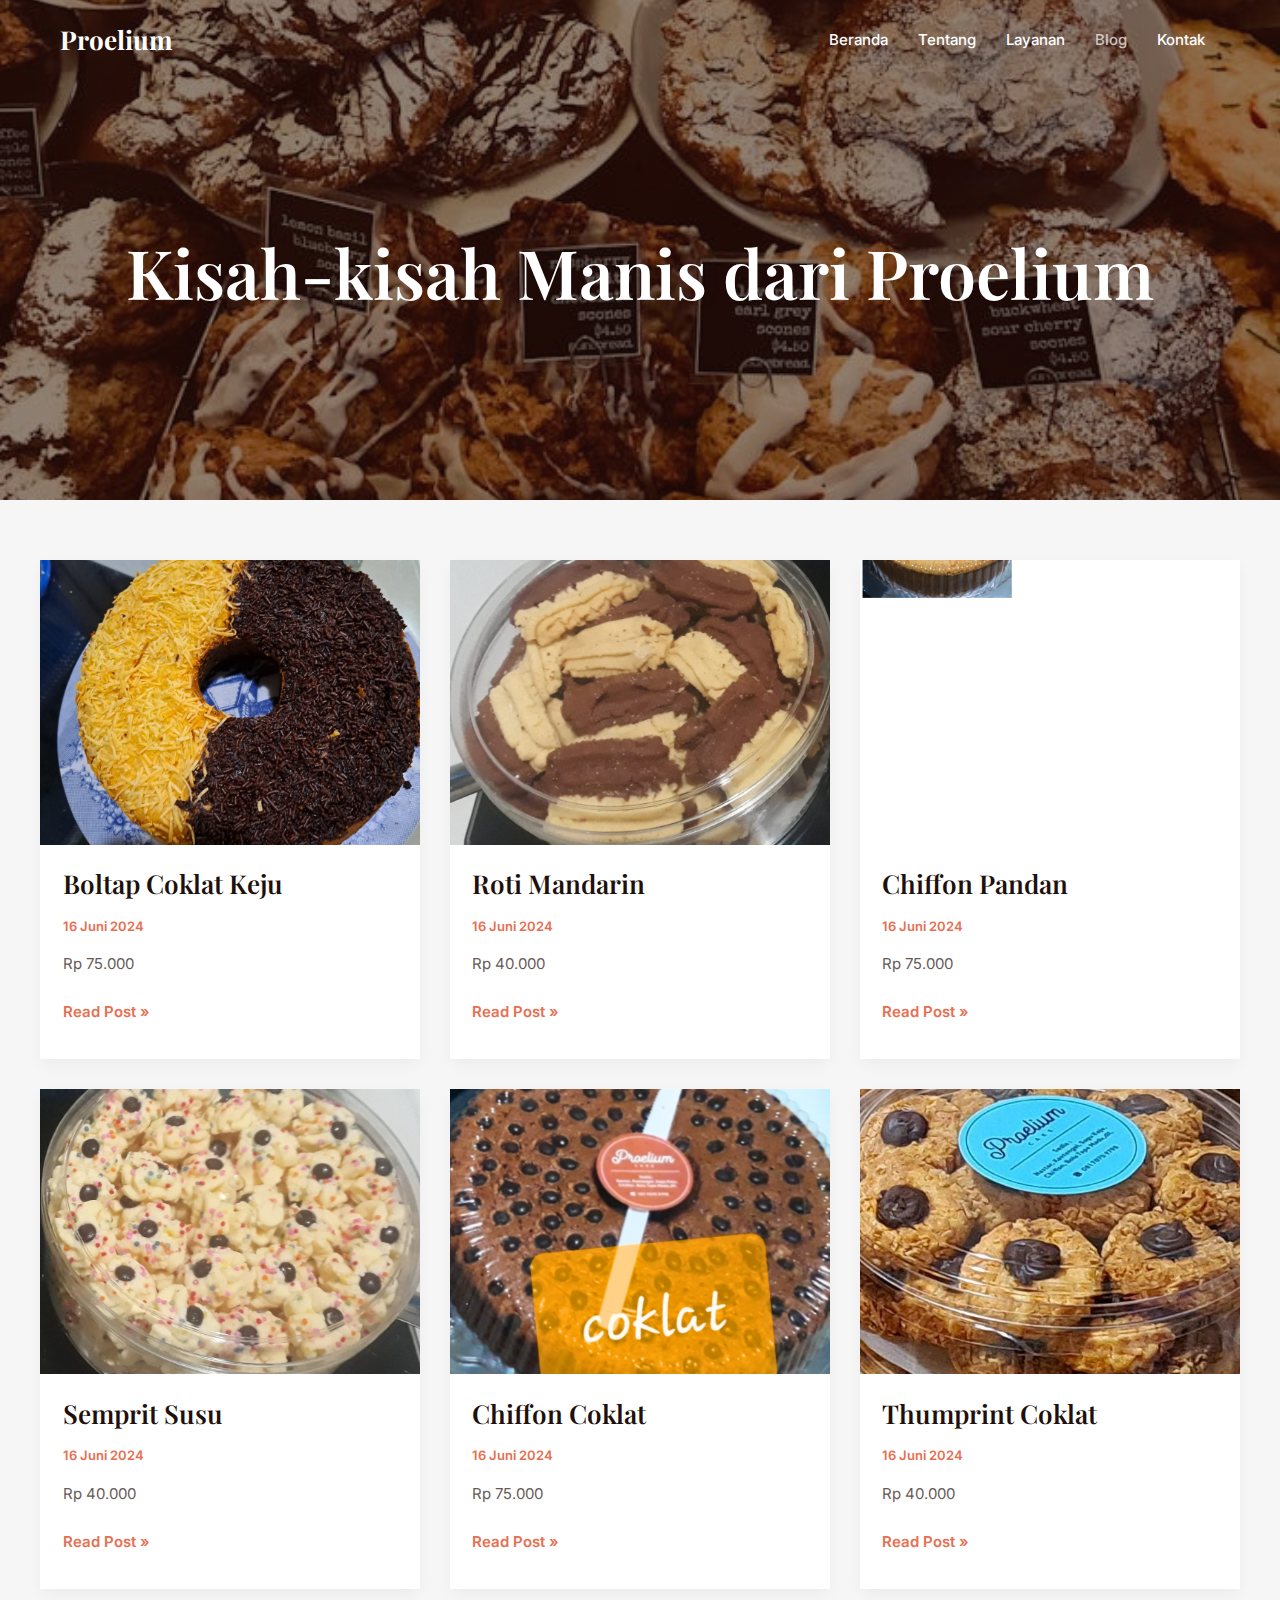
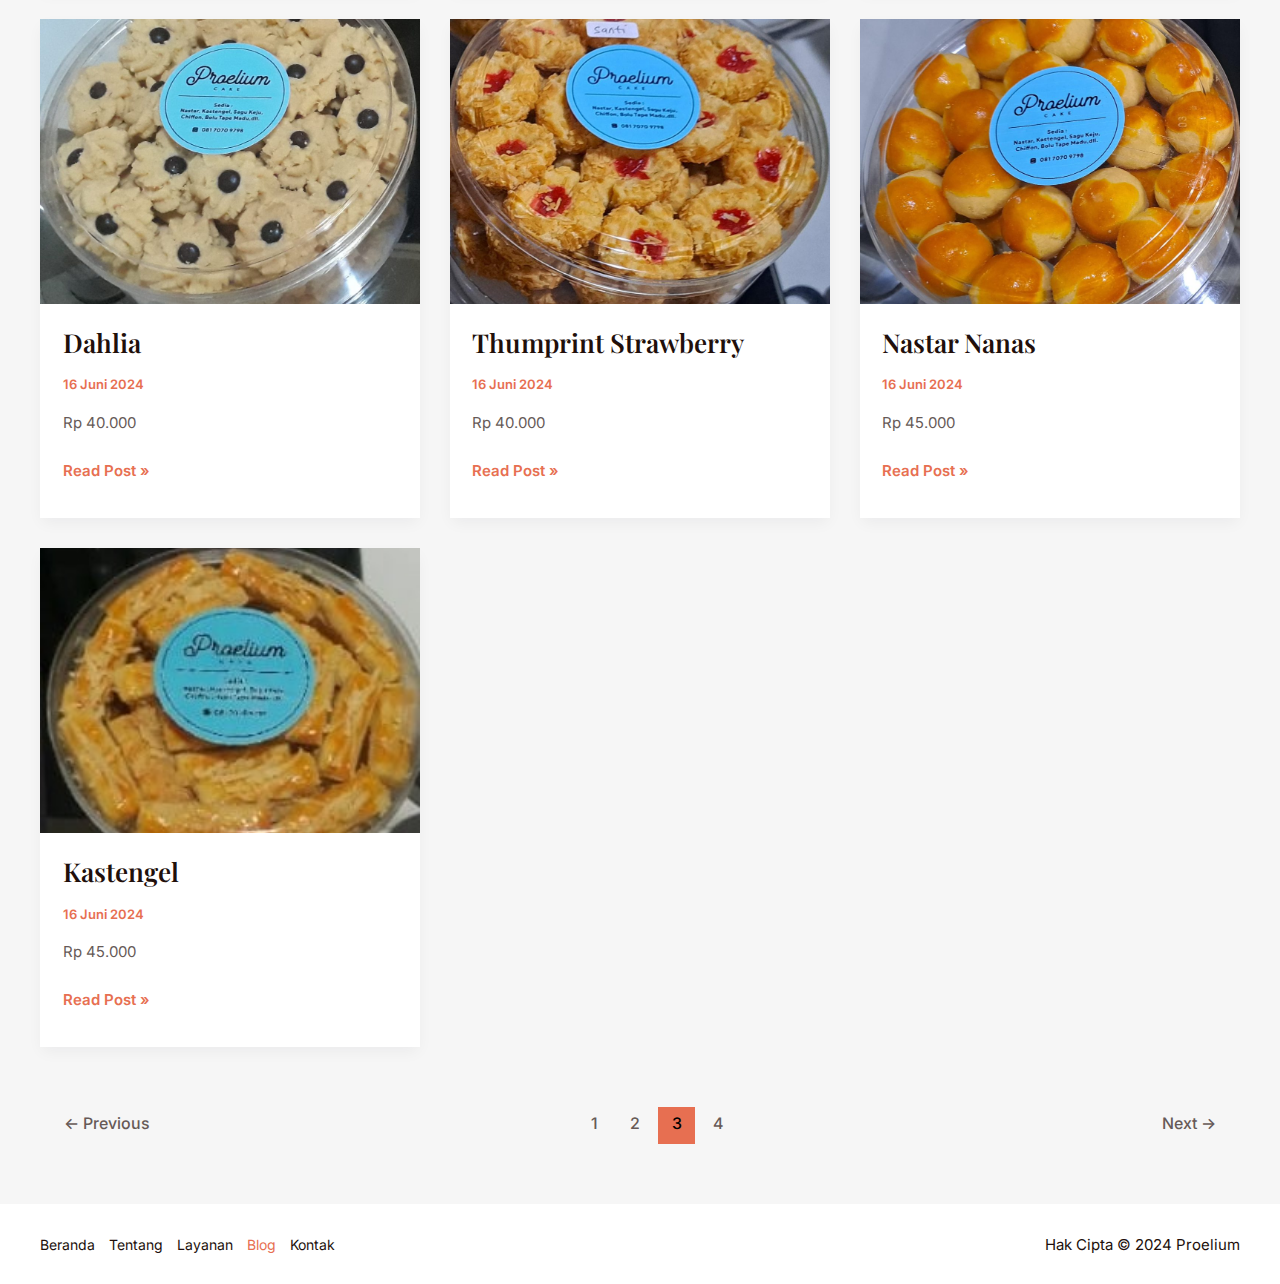
<file: blog/page/3/index.html>
<!DOCTYPE html>
<html lang="id">
<head>
<meta charset="UTF-8">
<meta name="viewport" content="width=device-width, initial-scale=1">
	 <link rel="profile" href="https://gmpg.org/xfn/11"> 
	 <title>Blog &#8211; Laman 3 &#8211; Proelium</title>
<meta name="robots" content="max-image-preview:large">
<link rel="dns-prefetch" href="//fonts.googleapis.com">
<link rel="alternate" type="application/rss+xml" title="Proelium &raquo; Feed" href="/feed/">
<link rel="alternate" type="application/rss+xml" title="Proelium &raquo; Umpan Komentar" href="/comments/feed/">
<script>
window._wpemojiSettings = {"baseUrl":"https:\/\/s.w.org\/images\/core\/emoji\/15.0.3\/72x72\/","ext":".png","svgUrl":"https:\/\/s.w.org\/images\/core\/emoji\/15.0.3\/svg\/","svgExt":".svg","source":{"concatemoji":"\/wp-includes\/js\/wp-emoji-release.min.js?ver=6.5.3"}};
/*! This file is auto-generated */
!function(i,n){var o,s,e;function c(e){try{var t={supportTests:e,timestamp:(new Date).valueOf()};sessionStorage.setItem(o,JSON.stringify(t))}catch(e){}}function p(e,t,n){e.clearRect(0,0,e.canvas.width,e.canvas.height),e.fillText(t,0,0);var t=new Uint32Array(e.getImageData(0,0,e.canvas.width,e.canvas.height).data),r=(e.clearRect(0,0,e.canvas.width,e.canvas.height),e.fillText(n,0,0),new Uint32Array(e.getImageData(0,0,e.canvas.width,e.canvas.height).data));return t.every(function(e,t){return e===r[t]})}function u(e,t,n){switch(t){case"flag":return n(e,"🏳️‍⚧️","🏳️​⚧️")?!1:!n(e,"🇺🇳","🇺​🇳")&&!n(e,"🏴󠁧󠁢󠁥󠁮󠁧󠁿","🏴​󠁧​󠁢​󠁥​󠁮​󠁧​󠁿");case"emoji":return!n(e,"🐦‍⬛","🐦​⬛")}return!1}function f(e,t,n){var r="undefined"!=typeof WorkerGlobalScope&&self instanceof WorkerGlobalScope?new OffscreenCanvas(300,150):i.createElement("canvas"),a=r.getContext("2d",{willReadFrequently:!0}),o=(a.textBaseline="top",a.font="600 32px Arial",{});return e.forEach(function(e){o[e]=t(a,e,n)}),o}function t(e){var t=i.createElement("script");t.src=e,t.defer=!0,i.head.appendChild(t)}"undefined"!=typeof Promise&&(o="wpEmojiSettingsSupports",s=["flag","emoji"],n.supports={everything:!0,everythingExceptFlag:!0},e=new Promise(function(e){i.addEventListener("DOMContentLoaded",e,{once:!0})}),new Promise(function(t){var n=function(){try{var e=JSON.parse(sessionStorage.getItem(o));if("object"==typeof e&&"number"==typeof e.timestamp&&(new Date).valueOf()<e.timestamp+604800&&"object"==typeof e.supportTests)return e.supportTests}catch(e){}return null}();if(!n){if("undefined"!=typeof Worker&&"undefined"!=typeof OffscreenCanvas&&"undefined"!=typeof URL&&URL.createObjectURL&&"undefined"!=typeof Blob)try{var e="postMessage("+f.toString()+"("+[JSON.stringify(s),u.toString(),p.toString()].join(",")+"));",r=new Blob([e],{type:"text/javascript"}),a=new Worker(URL.createObjectURL(r),{name:"wpTestEmojiSupports"});return void(a.onmessage=function(e){c(n=e.data),a.terminate(),t(n)})}catch(e){}c(n=f(s,u,p))}t(n)}).then(function(e){for(var t in e)n.supports[t]=e[t],n.supports.everything=n.supports.everything&&n.supports[t],"flag"!==t&&(n.supports.everythingExceptFlag=n.supports.everythingExceptFlag&&n.supports[t]);n.supports.everythingExceptFlag=n.supports.everythingExceptFlag&&!n.supports.flag,n.DOMReady=!1,n.readyCallback=function(){n.DOMReady=!0}}).then(function(){return e}).then(function(){var e;n.supports.everything||(n.readyCallback(),(e=n.source||{}).concatemoji?t(e.concatemoji):e.wpemoji&&e.twemoji&&(t(e.twemoji),t(e.wpemoji)))}))}((window,document),window._wpemojiSettings);
</script>
<link rel="stylesheet" id="astra-theme-css-css" href="/wp-content/themes/astra/assets/css/minified/main.min.css?ver=4.6.16" media="all">
<style id="astra-theme-css-inline-css">:root{--ast-post-nav-space:0;--ast-container-default-xlg-padding:2.5em;--ast-container-default-lg-padding:2.5em;--ast-container-default-slg-padding:2em;--ast-container-default-md-padding:2.5em;--ast-container-default-sm-padding:2.5em;--ast-container-default-xs-padding:2.4em;--ast-container-default-xxs-padding:1.8em;--ast-code-block-background:#ECEFF3;--ast-comment-inputs-background:#F9FAFB;--ast-normal-container-width:1200px;--ast-narrow-container-width:750px;--ast-blog-title-font-weight:600;--ast-blog-meta-weight:600;}html{font-size:93.75%;}a{color:var(--ast-global-color-0);}a:hover,a:focus{color:var(--ast-global-color-1);}body,button,input,select,textarea,.ast-button,.ast-custom-button{font-family:'Inter',sans-serif;font-weight:inherit;font-size:15px;font-size:1rem;line-height:var(--ast-body-line-height,1.7em);}blockquote{color:var(--ast-global-color-3);}h1,.entry-content h1,h2,.entry-content h2,h3,.entry-content h3,h4,.entry-content h4,h5,.entry-content h5,h6,.entry-content h6,.site-title,.site-title a{font-family:'Playfair Display',serif;font-weight:700;}.ast-site-identity .site-title a{color:var(--ast-global-color-2);}.site-title{font-size:26px;font-size:1.7333333333333rem;display:block;}.site-header .site-description{font-size:15px;font-size:1rem;display:none;}.entry-title{font-size:26px;font-size:1.7333333333333rem;}.ast-blog-single-element.ast-taxonomy-container a{font-size:14px;font-size:0.93333333333333rem;}.ast-blog-meta-container{font-size:13px;font-size:0.86666666666667rem;}.archive .ast-article-post .ast-article-inner,.blog .ast-article-post .ast-article-inner,.archive .ast-article-post .ast-article-inner:hover,.blog .ast-article-post .ast-article-inner:hover{overflow:hidden;}h1,.entry-content h1{font-size:60px;font-size:4rem;font-weight:700;font-family:'Playfair Display',serif;line-height:1.15em;}h2,.entry-content h2{font-size:40px;font-size:2.6666666666667rem;font-weight:700;font-family:'Playfair Display',serif;line-height:1.16em;}h3,.entry-content h3{font-size:26px;font-size:1.7333333333333rem;font-weight:700;font-family:'Playfair Display',serif;line-height:1.2em;}h4,.entry-content h4{font-size:24px;font-size:1.6rem;line-height:1.3em;font-weight:700;font-family:'Playfair Display',serif;}h5,.entry-content h5{font-size:18px;font-size:1.2rem;line-height:1.36em;font-weight:700;font-family:'Playfair Display',serif;}h6,.entry-content h6{font-size:14px;font-size:0.93333333333333rem;line-height:1em;font-weight:500;font-family:'Montserrat',sans-serif;letter-spacing:2px;}::selection{background-color:var(--ast-global-color-0);color:#000000;}body,h1,.entry-title a,.entry-content h1,h2,.entry-content h2,h3,.entry-content h3,h4,.entry-content h4,h5,.entry-content h5,h6,.entry-content h6{color:var(--ast-global-color-3);}.tagcloud a:hover,.tagcloud a:focus,.tagcloud a.current-item{color:#000000;border-color:var(--ast-global-color-0);background-color:var(--ast-global-color-0);}input:focus,input[type="text"]:focus,input[type="email"]:focus,input[type="url"]:focus,input[type="password"]:focus,input[type="reset"]:focus,input[type="search"]:focus,textarea:focus{border-color:var(--ast-global-color-0);}input[type="radio"]:checked,input[type=reset],input[type="checkbox"]:checked,input[type="checkbox"]:hover:checked,input[type="checkbox"]:focus:checked,input[type=range]::-webkit-slider-thumb{border-color:var(--ast-global-color-0);background-color:var(--ast-global-color-0);box-shadow:none;}.site-footer a:hover + .post-count,.site-footer a:focus + .post-count{background:var(--ast-global-color-0);border-color:var(--ast-global-color-0);}.single .nav-links .nav-previous,.single .nav-links .nav-next{color:var(--ast-global-color-0);}.entry-meta,.entry-meta *{line-height:1.45;color:var(--ast-global-color-0);font-weight:600;}.entry-meta a:not(.ast-button):hover,.entry-meta a:not(.ast-button):hover *,.entry-meta a:not(.ast-button):focus,.entry-meta a:not(.ast-button):focus *,.page-links > .page-link,.page-links .page-link:hover,.post-navigation a:hover{color:var(--ast-global-color-1);}#cat option,.secondary .calendar_wrap thead a,.secondary .calendar_wrap thead a:visited{color:var(--ast-global-color-0);}.secondary .calendar_wrap #today,.ast-progress-val span{background:var(--ast-global-color-0);}.secondary a:hover + .post-count,.secondary a:focus + .post-count{background:var(--ast-global-color-0);border-color:var(--ast-global-color-0);}.calendar_wrap #today > a{color:#000000;}.page-links .page-link,.single .post-navigation a{color:var(--ast-global-color-3);}.ast-search-menu-icon .search-form button.search-submit{padding:0 4px;}.ast-search-menu-icon form.search-form{padding-right:0;}.ast-search-menu-icon.slide-search input.search-field{width:0;}.ast-header-search .ast-search-menu-icon.ast-dropdown-active .search-form,.ast-header-search .ast-search-menu-icon.ast-dropdown-active .search-field:focus{transition:all 0.2s;}.search-form input.search-field:focus{outline:none;}.ast-search-menu-icon .search-form button.search-submit:focus,.ast-theme-transparent-header .ast-header-search .ast-dropdown-active .ast-icon,.ast-theme-transparent-header .ast-inline-search .search-field:focus .ast-icon{color:var(--ast-global-color-1);}.ast-header-search .slide-search .search-form{border:2px solid var(--ast-global-color-0);}.ast-header-search .slide-search .search-field{background-color:#fff;}.ast-archive-title{color:var(--ast-global-color-2);}.widget-title,.widget .wp-block-heading{font-size:21px;font-size:1.4rem;color:var(--ast-global-color-2);}.ast-single-post .entry-content a,.ast-comment-content a:not(.ast-comment-edit-reply-wrap a){text-decoration:underline;}.ast-single-post .elementor-button-wrapper .elementor-button,.ast-single-post .entry-content .uagb-tab a,.ast-single-post .entry-content .uagb-ifb-cta a,.ast-single-post .entry-content .uabb-module-content a,.ast-single-post .entry-content .uagb-post-grid a,.ast-single-post .entry-content .uagb-timeline a,.ast-single-post .entry-content .uagb-toc__wrap a,.ast-single-post .entry-content .uagb-taxomony-box a,.ast-single-post .entry-content .woocommerce a,.entry-content .wp-block-latest-posts > li > a,.ast-single-post .entry-content .wp-block-file__button,li.ast-post-filter-single,.ast-single-post .ast-comment-content .comment-reply-link,.ast-single-post .ast-comment-content .comment-edit-link{text-decoration:none;}.ast-search-menu-icon.slide-search a:focus-visible:focus-visible,.astra-search-icon:focus-visible,#close:focus-visible,a:focus-visible,.ast-menu-toggle:focus-visible,.site .skip-link:focus-visible,.wp-block-loginout input:focus-visible,.wp-block-search.wp-block-search__button-inside .wp-block-search__inside-wrapper,.ast-header-navigation-arrow:focus-visible,.woocommerce .wc-proceed-to-checkout > .checkout-button:focus-visible,.woocommerce .woocommerce-MyAccount-navigation ul li a:focus-visible,.ast-orders-table__row .ast-orders-table__cell:focus-visible,.woocommerce .woocommerce-order-details .order-again > .button:focus-visible,.woocommerce .woocommerce-message a.button.wc-forward:focus-visible,.woocommerce #minus_qty:focus-visible,.woocommerce #plus_qty:focus-visible,a#ast-apply-coupon:focus-visible,.woocommerce .woocommerce-info a:focus-visible,.woocommerce .astra-shop-summary-wrap a:focus-visible,.woocommerce a.wc-forward:focus-visible,#ast-apply-coupon:focus-visible,.woocommerce-js .woocommerce-mini-cart-item a.remove:focus-visible,#close:focus-visible,.button.search-submit:focus-visible,#search_submit:focus,.normal-search:focus-visible,.ast-header-account-wrap:focus-visible{outline-style:dotted;outline-color:inherit;outline-width:thin;}input:focus,input[type="text"]:focus,input[type="email"]:focus,input[type="url"]:focus,input[type="password"]:focus,input[type="reset"]:focus,input[type="search"]:focus,input[type="number"]:focus,textarea:focus,.wp-block-search__input:focus,[data-section="section-header-mobile-trigger"] .ast-button-wrap .ast-mobile-menu-trigger-minimal:focus,.ast-mobile-popup-drawer.active .menu-toggle-close:focus,.woocommerce-ordering select.orderby:focus,#ast-scroll-top:focus,#coupon_code:focus,.woocommerce-page #comment:focus,.woocommerce #reviews #respond input#submit:focus,.woocommerce a.add_to_cart_button:focus,.woocommerce .button.single_add_to_cart_button:focus,.woocommerce .woocommerce-cart-form button:focus,.woocommerce .woocommerce-cart-form__cart-item .quantity .qty:focus,.woocommerce .woocommerce-billing-fields .woocommerce-billing-fields__field-wrapper .woocommerce-input-wrapper > .input-text:focus,.woocommerce #order_comments:focus,.woocommerce #place_order:focus,.woocommerce .woocommerce-address-fields .woocommerce-address-fields__field-wrapper .woocommerce-input-wrapper > .input-text:focus,.woocommerce .woocommerce-MyAccount-content form button:focus,.woocommerce .woocommerce-MyAccount-content .woocommerce-EditAccountForm .woocommerce-form-row .woocommerce-Input.input-text:focus,.woocommerce .ast-woocommerce-container .woocommerce-pagination ul.page-numbers li a:focus,body #content .woocommerce form .form-row .select2-container--default .select2-selection--single:focus,#ast-coupon-code:focus,.woocommerce.woocommerce-js .quantity input[type=number]:focus,.woocommerce-js .woocommerce-mini-cart-item .quantity input[type=number]:focus,.woocommerce p#ast-coupon-trigger:focus{border-style:dotted;border-color:inherit;border-width:thin;}input{outline:none;}.ast-logo-title-inline .site-logo-img{padding-right:1em;}body .ast-oembed-container *{position:absolute;top:0;width:100%;height:100%;left:0;}body .wp-block-embed-pocket-casts .ast-oembed-container *{position:unset;}.ast-single-post-featured-section + article {margin-top: 2em;}.site-content .ast-single-post-featured-section img {width: 100%;overflow: hidden;object-fit: cover;}.site > .ast-single-related-posts-container {margin-top: 0;}@media (min-width: 922px) {.ast-desktop .ast-container--narrow {max-width: var(--ast-narrow-container-width);margin: 0 auto;}}input[type="text"],input[type="number"],input[type="email"],input[type="url"],input[type="password"],input[type="search"],input[type=reset],input[type=tel],input[type=date],select,textarea{font-size:16px;font-style:normal;font-weight:400;line-height:24px;width:100%;padding:12px 16px;border-radius:4px;box-shadow:0px 1px 2px 0px rgba(0,0,0,0.05);color:var(--ast-form-input-text,#475569);}input[type="text"],input[type="number"],input[type="email"],input[type="url"],input[type="password"],input[type="search"],input[type=reset],input[type=tel],input[type=date],select{height:40px;}input[type="date"]{border-width:1px;border-style:solid;border-color:var(--ast-border-color);}input[type="text"]:focus,input[type="number"]:focus,input[type="email"]:focus,input[type="url"]:focus,input[type="password"]:focus,input[type="search"]:focus,input[type=reset]:focus,input[type="tel"]:focus,input[type="date"]:focus,select:focus,textarea:focus{border-color:#046BD2;box-shadow:none;outline:none;color:var(--ast-form-input-focus-text,#475569);}label,legend{color:#111827;font-size:14px;font-style:normal;font-weight:500;line-height:20px;}select{padding:6px 10px;}fieldset{padding:30px;border-radius:4px;}button,.ast-button,.button,input[type="button"],input[type="reset"],input[type="submit"]{border-radius:4px;box-shadow:0px 1px 2px 0px rgba(0,0,0,0.05);}:root{--ast-comment-inputs-background:#FFF;}::placeholder{color:var(--ast-form-field-color,#9CA3AF);}::-ms-input-placeholder{color:var(--ast-form-field-color,#9CA3AF);}@media (max-width:921.9px){#ast-desktop-header{display:none;}}@media (min-width:922px){#ast-mobile-header{display:none;}}.wp-block-buttons.aligncenter{justify-content:center;}@media (max-width:921px){.ast-separate-container #primary,.ast-narrow-container #primary{padding-top:0px;}}@media (max-width:544px){.ast-separate-container #primary,.ast-narrow-container #primary{padding-top:0px;}}@media (max-width:921px){.ast-separate-container #primary,.ast-narrow-container #primary{padding-bottom:0px;}}@media (max-width:544px){.ast-separate-container #primary,.ast-narrow-container #primary{padding-bottom:0px;}}.wp-block-button.is-style-outline .wp-block-button__link{border-color:var(--ast-global-color-0);border-top-width:2px;border-right-width:2px;border-bottom-width:2px;border-left-width:2px;}div.wp-block-button.is-style-outline > .wp-block-button__link:not(.has-text-color),div.wp-block-button.wp-block-button__link.is-style-outline:not(.has-text-color){color:var(--ast-global-color-0);}.wp-block-button.is-style-outline .wp-block-button__link:hover,.wp-block-buttons .wp-block-button.is-style-outline .wp-block-button__link:focus,.wp-block-buttons .wp-block-button.is-style-outline > .wp-block-button__link:not(.has-text-color):hover,.wp-block-buttons .wp-block-button.wp-block-button__link.is-style-outline:not(.has-text-color):hover{color:#ffffff;background-color:var(--ast-global-color-1);border-color:var(--ast-global-color-1);}.post-page-numbers.current .page-link,.ast-pagination .page-numbers.current{color:#000000;border-color:var(--ast-global-color-0);background-color:var(--ast-global-color-0);}.wp-block-button.is-style-outline .wp-block-button__link{border-top-width:2px;border-right-width:2px;border-bottom-width:2px;border-left-width:2px;}.wp-block-buttons .wp-block-button.is-style-outline .wp-block-button__link.wp-element-button,.ast-outline-button,.wp-block-uagb-buttons-child .uagb-buttons-repeater.ast-outline-button{border-color:var(--ast-global-color-0);border-top-width:2px;border-right-width:2px;border-bottom-width:2px;border-left-width:2px;font-family:'Montserrat',sans-serif;font-weight:500;font-size:14px;font-size:0.93333333333333rem;line-height:1em;text-transform:uppercase;letter-spacing:2px;padding-top:16px;padding-right:28px;padding-bottom:16px;padding-left:28px;border-top-left-radius:6px;border-top-right-radius:6px;border-bottom-right-radius:6px;border-bottom-left-radius:6px;}.wp-block-buttons .wp-block-button.is-style-outline > .wp-block-button__link:not(.has-text-color),.wp-block-buttons .wp-block-button.wp-block-button__link.is-style-outline:not(.has-text-color),.ast-outline-button{color:var(--ast-global-color-0);}.wp-block-button.is-style-outline .wp-block-button__link:hover,.wp-block-buttons .wp-block-button.is-style-outline .wp-block-button__link:focus,.wp-block-buttons .wp-block-button.is-style-outline > .wp-block-button__link:not(.has-text-color):hover,.wp-block-buttons .wp-block-button.wp-block-button__link.is-style-outline:not(.has-text-color):hover,.ast-outline-button:hover,.ast-outline-button:focus,.wp-block-uagb-buttons-child .uagb-buttons-repeater.ast-outline-button:hover,.wp-block-uagb-buttons-child .uagb-buttons-repeater.ast-outline-button:focus{color:#ffffff;background-color:var(--ast-global-color-1);border-color:var(--ast-global-color-1);}.ast-single-post .entry-content a.ast-outline-button,.ast-single-post .entry-content .is-style-outline>.wp-block-button__link{text-decoration:none;}.uagb-buttons-repeater.ast-outline-button{border-radius:9999px;}@media (max-width:921px){.wp-block-buttons .wp-block-button.is-style-outline .wp-block-button__link.wp-element-button,.ast-outline-button,.wp-block-uagb-buttons-child .uagb-buttons-repeater.ast-outline-button{font-size:14px;font-size:0.93333333333333rem;padding-top:14px;padding-right:24px;padding-bottom:14px;padding-left:24px;border-top-left-radius:6px;border-top-right-radius:6px;border-bottom-right-radius:6px;border-bottom-left-radius:6px;}}@media (max-width:544px){.wp-block-buttons .wp-block-button.is-style-outline .wp-block-button__link.wp-element-button,.ast-outline-button,.wp-block-uagb-buttons-child .uagb-buttons-repeater.ast-outline-button{font-size:14px;font-size:0.93333333333333rem;padding-top:14px;padding-right:22px;padding-bottom:14px;padding-left:22px;border-top-left-radius:6px;border-top-right-radius:6px;border-bottom-right-radius:6px;border-bottom-left-radius:6px;}}.entry-content[ast-blocks-layout] > figure{margin-bottom:1em;}h1.widget-title{font-weight:700;}h2.widget-title{font-weight:700;}h3.widget-title{font-weight:700;}#page{display:flex;flex-direction:column;min-height:100vh;}.ast-404-layout-1 h1.page-title{color:var(--ast-global-color-2);}.single .post-navigation a{line-height:1em;height:inherit;}.error-404 .page-sub-title{font-size:1.5rem;font-weight:inherit;}.search .site-content .content-area .search-form{margin-bottom:0;}#page .site-content{flex-grow:1;}.widget{margin-bottom:1.25em;}#secondary li{line-height:1.5em;}#secondary .wp-block-group h2{margin-bottom:0.7em;}#secondary h2{font-size:1.7rem;}.ast-separate-container .ast-article-post,.ast-separate-container .ast-article-single,.ast-separate-container .comment-respond{padding:3em;}.ast-separate-container .ast-article-single .ast-article-single{padding:0;}.ast-article-single .wp-block-post-template-is-layout-grid{padding-left:0;}.ast-separate-container .comments-title,.ast-narrow-container .comments-title{padding:1.5em 2em;}.ast-page-builder-template .comment-form-textarea,.ast-comment-formwrap .ast-grid-common-col{padding:0;}.ast-comment-formwrap{padding:0;display:inline-flex;column-gap:20px;width:100%;margin-left:0;margin-right:0;}.comments-area textarea#comment:focus,.comments-area textarea#comment:active,.comments-area .ast-comment-formwrap input[type="text"]:focus,.comments-area .ast-comment-formwrap input[type="text"]:active {box-shadow:none;outline:none;}.archive.ast-page-builder-template .entry-header{margin-top:2em;}.ast-page-builder-template .ast-comment-formwrap{width:100%;}.entry-title{margin-bottom:0.6em;}.ast-archive-description p{font-size:inherit;font-weight:inherit;line-height:inherit;}.ast-separate-container .ast-comment-list li.depth-1,.hentry{margin-bottom:1.5em;}.site-content section.ast-archive-description{margin-bottom:2em;}@media (min-width:921px){.ast-left-sidebar.ast-page-builder-template #secondary,.archive.ast-right-sidebar.ast-page-builder-template .site-main{padding-left:20px;padding-right:20px;}}@media (max-width:544px){.ast-comment-formwrap.ast-row{column-gap:10px;display:inline-block;}#ast-commentform .ast-grid-common-col{position:relative;width:100%;}}@media (min-width:1201px){.ast-separate-container .ast-article-post,.ast-separate-container .ast-article-single,.ast-separate-container .ast-author-box,.ast-separate-container .ast-404-layout-1,.ast-separate-container .no-results{padding:3em;}}@media (max-width:921px){.ast-separate-container #primary,.ast-separate-container #secondary{padding:1.5em 0;}#primary,#secondary{padding:1.5em 0;margin:0;}.ast-left-sidebar #content > .ast-container{display:flex;flex-direction:column-reverse;width:100%;}}@media (min-width:922px){.ast-separate-container.ast-right-sidebar #primary,.ast-separate-container.ast-left-sidebar #primary{border:0;}.search-no-results.ast-separate-container #primary{margin-bottom:4em;}}.wp-block-button .wp-block-button__link{color:#ffffff;}.wp-block-button .wp-block-button__link:hover,.wp-block-button .wp-block-button__link:focus{color:#ffffff;background-color:var(--ast-global-color-1);border-color:var(--ast-global-color-1);}.elementor-widget-heading h1.elementor-heading-title{line-height:1.15em;}.elementor-widget-heading h2.elementor-heading-title{line-height:1.16em;}.elementor-widget-heading h3.elementor-heading-title{line-height:1.2em;}.elementor-widget-heading h4.elementor-heading-title{line-height:1.3em;}.elementor-widget-heading h5.elementor-heading-title{line-height:1.36em;}.elementor-widget-heading h6.elementor-heading-title{line-height:1em;}.wp-block-button .wp-block-button__link,.wp-block-search .wp-block-search__button,body .wp-block-file .wp-block-file__button{border-style:solid;border-top-width:2px;border-right-width:2px;border-left-width:2px;border-bottom-width:2px;border-color:var(--ast-global-color-0);background-color:var(--ast-global-color-0);color:#ffffff;font-family:'Inter',sans-serif;font-weight:500;line-height:1em;text-transform:uppercase;letter-spacing:1px;font-size:14px;font-size:0.93333333333333rem;border-top-left-radius:6px;border-top-right-radius:6px;border-bottom-right-radius:6px;border-bottom-left-radius:6px;padding-top:16px;padding-right:28px;padding-bottom:16px;padding-left:28px;}.ast-single-post .entry-content .wp-block-button .wp-block-button__link,.ast-single-post .entry-content .wp-block-search .wp-block-search__button,body .entry-content .wp-block-file .wp-block-file__button{text-decoration:none;}@media (max-width:921px){.wp-block-button .wp-block-button__link,.wp-block-search .wp-block-search__button,body .wp-block-file .wp-block-file__button{font-size:14px;font-size:0.93333333333333rem;padding-top:14px;padding-right:24px;padding-bottom:14px;padding-left:24px;border-top-left-radius:6px;border-top-right-radius:6px;border-bottom-right-radius:6px;border-bottom-left-radius:6px;}}@media (max-width:544px){.wp-block-button .wp-block-button__link,.wp-block-search .wp-block-search__button,body .wp-block-file .wp-block-file__button{font-size:14px;font-size:0.93333333333333rem;padding-top:14px;padding-right:22px;padding-bottom:14px;padding-left:22px;border-top-left-radius:6px;border-top-right-radius:6px;border-bottom-right-radius:6px;border-bottom-left-radius:6px;}}.menu-toggle,button,.ast-button,.ast-custom-button,.button,input#submit,input[type="button"],input[type="submit"],input[type="reset"],#comments .submit,.search .search-submit,form[CLASS*="wp-block-search__"].wp-block-search .wp-block-search__inside-wrapper .wp-block-search__button,body .wp-block-file .wp-block-file__button,.search .search-submit,.woocommerce-js a.button,.woocommerce button.button,.woocommerce .woocommerce-message a.button,.woocommerce #respond input#submit.alt,.woocommerce input.button.alt,.woocommerce input.button,.woocommerce input.button:disabled,.woocommerce input.button:disabled[disabled],.woocommerce input.button:disabled:hover,.woocommerce input.button:disabled[disabled]:hover,.woocommerce #respond input#submit,.woocommerce button.button.alt.disabled,.wc-block-grid__products .wc-block-grid__product .wp-block-button__link,.wc-block-grid__product-onsale,[CLASS*="wc-block"] button,.woocommerce-js .astra-cart-drawer .astra-cart-drawer-content .woocommerce-mini-cart__buttons .button:not(.checkout):not(.ast-continue-shopping),.woocommerce-js .astra-cart-drawer .astra-cart-drawer-content .woocommerce-mini-cart__buttons a.checkout,.woocommerce button.button.alt.disabled.wc-variation-selection-needed,[CLASS*="wc-block"] .wc-block-components-button{border-style:solid;border-top-width:2px;border-right-width:2px;border-left-width:2px;border-bottom-width:2px;color:#ffffff;border-color:var(--ast-global-color-0);background-color:var(--ast-global-color-0);padding-top:16px;padding-right:28px;padding-bottom:16px;padding-left:28px;font-family:'Inter',sans-serif;font-weight:500;font-size:14px;font-size:0.93333333333333rem;line-height:1em;text-transform:uppercase;letter-spacing:1px;border-top-left-radius:6px;border-top-right-radius:6px;border-bottom-right-radius:6px;border-bottom-left-radius:6px;}button:focus,.menu-toggle:hover,button:hover,.ast-button:hover,.ast-custom-button:hover .button:hover,.ast-custom-button:hover ,input[type=reset]:hover,input[type=reset]:focus,input#submit:hover,input#submit:focus,input[type="button"]:hover,input[type="button"]:focus,input[type="submit"]:hover,input[type="submit"]:focus,form[CLASS*="wp-block-search__"].wp-block-search .wp-block-search__inside-wrapper .wp-block-search__button:hover,form[CLASS*="wp-block-search__"].wp-block-search .wp-block-search__inside-wrapper .wp-block-search__button:focus,body .wp-block-file .wp-block-file__button:hover,body .wp-block-file .wp-block-file__button:focus,.woocommerce-js a.button:hover,.woocommerce button.button:hover,.woocommerce .woocommerce-message a.button:hover,.woocommerce #respond input#submit:hover,.woocommerce #respond input#submit.alt:hover,.woocommerce input.button.alt:hover,.woocommerce input.button:hover,.woocommerce button.button.alt.disabled:hover,.wc-block-grid__products .wc-block-grid__product .wp-block-button__link:hover,[CLASS*="wc-block"] button:hover,.woocommerce-js .astra-cart-drawer .astra-cart-drawer-content .woocommerce-mini-cart__buttons .button:not(.checkout):not(.ast-continue-shopping):hover,.woocommerce-js .astra-cart-drawer .astra-cart-drawer-content .woocommerce-mini-cart__buttons a.checkout:hover,.woocommerce button.button.alt.disabled.wc-variation-selection-needed:hover,[CLASS*="wc-block"] .wc-block-components-button:hover,[CLASS*="wc-block"] .wc-block-components-button:focus{color:#ffffff;background-color:var(--ast-global-color-1);border-color:var(--ast-global-color-1);}form[CLASS*="wp-block-search__"].wp-block-search .wp-block-search__inside-wrapper .wp-block-search__button.has-icon{padding-top:calc(16px - 3px);padding-right:calc(28px - 3px);padding-bottom:calc(16px - 3px);padding-left:calc(28px - 3px);}@media (max-width:921px){.menu-toggle,button,.ast-button,.ast-custom-button,.button,input#submit,input[type="button"],input[type="submit"],input[type="reset"],#comments .submit,.search .search-submit,form[CLASS*="wp-block-search__"].wp-block-search .wp-block-search__inside-wrapper .wp-block-search__button,body .wp-block-file .wp-block-file__button,.search .search-submit,.woocommerce-js a.button,.woocommerce button.button,.woocommerce .woocommerce-message a.button,.woocommerce #respond input#submit.alt,.woocommerce input.button.alt,.woocommerce input.button,.woocommerce input.button:disabled,.woocommerce input.button:disabled[disabled],.woocommerce input.button:disabled:hover,.woocommerce input.button:disabled[disabled]:hover,.woocommerce #respond input#submit,.woocommerce button.button.alt.disabled,.wc-block-grid__products .wc-block-grid__product .wp-block-button__link,.wc-block-grid__product-onsale,[CLASS*="wc-block"] button,.woocommerce-js .astra-cart-drawer .astra-cart-drawer-content .woocommerce-mini-cart__buttons .button:not(.checkout):not(.ast-continue-shopping),.woocommerce-js .astra-cart-drawer .astra-cart-drawer-content .woocommerce-mini-cart__buttons a.checkout,.woocommerce button.button.alt.disabled.wc-variation-selection-needed,[CLASS*="wc-block"] .wc-block-components-button{padding-top:14px;padding-right:24px;padding-bottom:14px;padding-left:24px;font-size:14px;font-size:0.93333333333333rem;border-top-left-radius:6px;border-top-right-radius:6px;border-bottom-right-radius:6px;border-bottom-left-radius:6px;}}@media (max-width:544px){.menu-toggle,button,.ast-button,.ast-custom-button,.button,input#submit,input[type="button"],input[type="submit"],input[type="reset"],#comments .submit,.search .search-submit,form[CLASS*="wp-block-search__"].wp-block-search .wp-block-search__inside-wrapper .wp-block-search__button,body .wp-block-file .wp-block-file__button,.search .search-submit,.woocommerce-js a.button,.woocommerce button.button,.woocommerce .woocommerce-message a.button,.woocommerce #respond input#submit.alt,.woocommerce input.button.alt,.woocommerce input.button,.woocommerce input.button:disabled,.woocommerce input.button:disabled[disabled],.woocommerce input.button:disabled:hover,.woocommerce input.button:disabled[disabled]:hover,.woocommerce #respond input#submit,.woocommerce button.button.alt.disabled,.wc-block-grid__products .wc-block-grid__product .wp-block-button__link,.wc-block-grid__product-onsale,[CLASS*="wc-block"] button,.woocommerce-js .astra-cart-drawer .astra-cart-drawer-content .woocommerce-mini-cart__buttons .button:not(.checkout):not(.ast-continue-shopping),.woocommerce-js .astra-cart-drawer .astra-cart-drawer-content .woocommerce-mini-cart__buttons a.checkout,.woocommerce button.button.alt.disabled.wc-variation-selection-needed,[CLASS*="wc-block"] .wc-block-components-button{padding-top:14px;padding-right:22px;padding-bottom:14px;padding-left:22px;font-size:14px;font-size:0.93333333333333rem;border-top-left-radius:6px;border-top-right-radius:6px;border-bottom-right-radius:6px;border-bottom-left-radius:6px;}}@media (max-width:921px){.menu-toggle,button,.ast-button,.button,input#submit,input[type="button"],input[type="submit"],input[type="reset"]{font-size:14px;font-size:0.93333333333333rem;}.ast-mobile-header-stack .main-header-bar .ast-search-menu-icon{display:inline-block;}.ast-header-break-point.ast-header-custom-item-outside .ast-mobile-header-stack .main-header-bar .ast-search-icon{margin:0;}.ast-comment-avatar-wrap img{max-width:2.5em;}.ast-comment-meta{padding:0 1.8888em 1.3333em;}}@media (min-width:544px){.ast-container{max-width:100%;}}@media (max-width:544px){.ast-separate-container .ast-article-post,.ast-separate-container .ast-article-single,.ast-separate-container .comments-title,.ast-separate-container .ast-archive-description{padding:1.5em 1em;}.ast-separate-container #content .ast-container{padding-left:0.54em;padding-right:0.54em;}.ast-separate-container .ast-comment-list .bypostauthor{padding:.5em;}.ast-search-menu-icon.ast-dropdown-active .search-field{width:170px;}.menu-toggle,button,.ast-button,.button,input#submit,input[type="button"],input[type="submit"],input[type="reset"]{font-size:14px;font-size:0.93333333333333rem;}}.ast-separate-container{background-color:var(--ast-global-color-4);;background-image:none;;}@media (max-width:921px){.widget-title{font-size:20px;font-size:1.4285714285714rem;}body,button,input,select,textarea,.ast-button,.ast-custom-button{font-size:14px;font-size:0.93333333333333rem;}#secondary,#secondary button,#secondary input,#secondary select,#secondary textarea{font-size:14px;font-size:0.93333333333333rem;}.site-title{font-size:20px;font-size:1.3333333333333rem;display:block;}.site-header .site-description{display:none;}.entry-title{font-size:24px;font-size:1.6rem;}h1,.entry-content h1{font-size:48px;}h2,.entry-content h2{font-size:30px;}h3,.entry-content h3{font-size:24px;}h4,.entry-content h4{font-size:20px;font-size:1.3333333333333rem;}h5,.entry-content h5{font-size:16px;font-size:1.0666666666667rem;}h6,.entry-content h6{font-size:14px;font-size:0.93333333333333rem;}}@media (max-width:544px){.widget-title{font-size:20px;font-size:1.4285714285714rem;}body,button,input,select,textarea,.ast-button,.ast-custom-button{font-size:14px;font-size:0.93333333333333rem;}#secondary,#secondary button,#secondary input,#secondary select,#secondary textarea{font-size:14px;font-size:0.93333333333333rem;}.site-title{font-size:18px;font-size:1.2rem;display:block;}.site-header .site-description{display:none;}.entry-title{font-size:24px;font-size:1.6rem;}h1,.entry-content h1{font-size:38px;}h2,.entry-content h2{font-size:30px;}h3,.entry-content h3{font-size:24px;}h4,.entry-content h4{font-size:20px;font-size:1.3333333333333rem;}h5,.entry-content h5{font-size:16px;font-size:1.0666666666667rem;}h6,.entry-content h6{font-size:14px;font-size:0.93333333333333rem;}}@media (max-width:544px){html{font-size:93.75%;}}@media (min-width:922px){.ast-container{max-width:1240px;}}@media (min-width:922px){.site-content .ast-container{display:flex;}}@media (max-width:921px){.site-content .ast-container{flex-direction:column;}}.ast-blog-layout-4-grid .ast-article-post{width:33.33%;margin-bottom:2em;border-bottom:0;background-color:transparent;}.ast-blog-layout-4-grid .ast-article-inner .wp-post-image{width:100%;}.ast-article-inner{padding:1.5em;}.ast-blog-layout-4-grid .ast-row{display:flex;flex-wrap:wrap;flex-flow:row wrap;align-items:stretch;}.ast-separate-container .ast-blog-layout-4-grid .ast-article-post{padding:0 1em 0;}.ast-separate-container.ast-desktop .ast-blog-layout-4-grid .ast-row{margin-left:-1em;margin-right:-1em;}.ast-blog-layout-4-grid .ast-article-inner{box-shadow:0px 6px 15px -2px rgba(16,24,40,0.05);}.ast-separate-container .ast-blog-layout-4-grid .ast-article-inner,.ast-plain-container .ast-blog-layout-4-grid .ast-article-inner{height:100%;}.ast-row .blog-layout-4 .post-content,.blog-layout-4 .post-thumb{padding-left:0;padding-right:0;}.ast-article-post.remove-featured-img-padding .blog-layout-4 .post-content .ast-blog-featured-section:first-child .post-thumb-img-content{margin-top:-1.5em;}.ast-article-post.remove-featured-img-padding .blog-layout-4 .post-content .ast-blog-featured-section .post-thumb-img-content{margin-left:-1.5em;margin-right:-1.5em;}@media (max-width:921px){.ast-blog-layout-4-grid .ast-article-post{width:100%;}}.ast-blog-layout-6-grid .ast-blog-featured-section:before {content: "";}.ast-article-post .post-thumb-img-content img{aspect-ratio:4/3;width:100%;}.ast-article-post .post-thumb-img-content img{object-fit:cover;}.ast-article-post .post-thumb-img-content{overflow:hidden;}.ast-article-post .post-thumb-img-content img{transform:scale(1);transition:transform .5s ease;}.ast-article-post:hover .post-thumb-img-content img{transform:scale(1.1);}.cat-links.badge a,.tags-links.badge a {padding: 4px 8px;border-radius: 3px;font-weight: 400;}.cat-links.underline a,.tags-links.underline a{text-decoration: underline;}@media (min-width:922px){.main-header-menu .sub-menu .menu-item.ast-left-align-sub-menu:hover > .sub-menu,.main-header-menu .sub-menu .menu-item.ast-left-align-sub-menu.focus > .sub-menu{margin-left:-0px;}}.ast-theme-transparent-header [data-section="section-header-mobile-trigger"] .ast-button-wrap .mobile-menu-toggle-icon .ast-mobile-svg{fill:#ffffff;}.ast-theme-transparent-header [data-section="section-header-mobile-trigger"] .ast-button-wrap .mobile-menu-wrap .mobile-menu{color:#ffffff;}.ast-theme-transparent-header [data-section="section-header-mobile-trigger"] .ast-button-wrap .ast-mobile-menu-trigger-outline{background:transparent;color:#ffffff;border-color:#ffffff;}.entry-content li > p{margin-bottom:0;}.site .comments-area{padding-top:2em;padding-bottom:2em;margin-top:2em;}.wp-block-file {display: flex;align-items: center;flex-wrap: wrap;justify-content: space-between;}.wp-block-pullquote {border: none;}.wp-block-pullquote blockquote::before {content: "\201D";font-family: "Helvetica",sans-serif;display: flex;transform: rotate( 180deg );font-size: 6rem;font-style: normal;line-height: 1;font-weight: bold;align-items: center;justify-content: center;}.has-text-align-right > blockquote::before {justify-content: flex-start;}.has-text-align-left > blockquote::before {justify-content: flex-end;}figure.wp-block-pullquote.is-style-solid-color blockquote {max-width: 100%;text-align: inherit;}html body {--wp--custom--ast-default-block-top-padding: 100px;--wp--custom--ast-default-block-right-padding: 80px;--wp--custom--ast-default-block-bottom-padding: 100px;--wp--custom--ast-default-block-left-padding: 80px;--wp--custom--ast-container-width: 1200px;--wp--custom--ast-content-width-size: 1200px;--wp--custom--ast-wide-width-size: calc(1200px + var(--wp--custom--ast-default-block-left-padding) + var(--wp--custom--ast-default-block-right-padding));}.ast-narrow-container {--wp--custom--ast-content-width-size: 750px;--wp--custom--ast-wide-width-size: 750px;}@media(max-width: 921px) {html body {--wp--custom--ast-default-block-top-padding: 50px;--wp--custom--ast-default-block-right-padding: 50px;--wp--custom--ast-default-block-bottom-padding: 50px;--wp--custom--ast-default-block-left-padding: 50px;}}@media(max-width: 544px) {html body {--wp--custom--ast-default-block-top-padding: 50px;--wp--custom--ast-default-block-right-padding: 30px;--wp--custom--ast-default-block-bottom-padding: 50px;--wp--custom--ast-default-block-left-padding: 30px;}}.entry-content > .wp-block-group,.entry-content > .wp-block-cover,.entry-content > .wp-block-columns {padding-top: var(--wp--custom--ast-default-block-top-padding);padding-right: var(--wp--custom--ast-default-block-right-padding);padding-bottom: var(--wp--custom--ast-default-block-bottom-padding);padding-left: var(--wp--custom--ast-default-block-left-padding);}.ast-plain-container.ast-no-sidebar .entry-content > .alignfull,.ast-page-builder-template .ast-no-sidebar .entry-content > .alignfull {margin-left: calc( -50vw + 50%);margin-right: calc( -50vw + 50%);max-width: 100vw;width: 100vw;}.ast-plain-container.ast-no-sidebar .entry-content .alignfull .alignfull,.ast-page-builder-template.ast-no-sidebar .entry-content .alignfull .alignfull,.ast-plain-container.ast-no-sidebar .entry-content .alignfull .alignwide,.ast-page-builder-template.ast-no-sidebar .entry-content .alignfull .alignwide,.ast-plain-container.ast-no-sidebar .entry-content .alignwide .alignfull,.ast-page-builder-template.ast-no-sidebar .entry-content .alignwide .alignfull,.ast-plain-container.ast-no-sidebar .entry-content .alignwide .alignwide,.ast-page-builder-template.ast-no-sidebar .entry-content .alignwide .alignwide,.ast-plain-container.ast-no-sidebar .entry-content .wp-block-column .alignfull,.ast-page-builder-template.ast-no-sidebar .entry-content .wp-block-column .alignfull,.ast-plain-container.ast-no-sidebar .entry-content .wp-block-column .alignwide,.ast-page-builder-template.ast-no-sidebar .entry-content .wp-block-column .alignwide {margin-left: auto;margin-right: auto;width: 100%;}[ast-blocks-layout] .wp-block-separator:not(.is-style-dots) {height: 0;}[ast-blocks-layout] .wp-block-separator {margin: 20px auto;}[ast-blocks-layout] .wp-block-separator:not(.is-style-wide):not(.is-style-dots) {max-width: 100px;}[ast-blocks-layout] .wp-block-separator.has-background {padding: 0;}.entry-content[ast-blocks-layout] > * {max-width: var(--wp--custom--ast-content-width-size);margin-left: auto;margin-right: auto;}.entry-content[ast-blocks-layout] > .alignwide {max-width: var(--wp--custom--ast-wide-width-size);}.entry-content[ast-blocks-layout] .alignfull {max-width: none;}.entry-content .wp-block-columns {margin-bottom: 0;}blockquote {margin: 1.5em;border-color: rgba(0,0,0,0.05);}.wp-block-quote:not(.has-text-align-right):not(.has-text-align-center) {border-left: 5px solid rgba(0,0,0,0.05);}.has-text-align-right > blockquote,blockquote.has-text-align-right {border-right: 5px solid rgba(0,0,0,0.05);}.has-text-align-left > blockquote,blockquote.has-text-align-left {border-left: 5px solid rgba(0,0,0,0.05);}.wp-block-site-tagline,.wp-block-latest-posts .read-more {margin-top: 15px;}.wp-block-loginout p label {display: block;}.wp-block-loginout p:not(.login-remember):not(.login-submit) input {width: 100%;}.wp-block-loginout input:focus {border-color: transparent;}.wp-block-loginout input:focus {outline: thin dotted;}.entry-content .wp-block-media-text .wp-block-media-text__content {padding: 0 0 0 8%;}.entry-content .wp-block-media-text.has-media-on-the-right .wp-block-media-text__content {padding: 0 8% 0 0;}.entry-content .wp-block-media-text.has-background .wp-block-media-text__content {padding: 8%;}.entry-content .wp-block-cover:not([class*="background-color"]) .wp-block-cover__inner-container,.entry-content .wp-block-cover:not([class*="background-color"]) .wp-block-cover-image-text,.entry-content .wp-block-cover:not([class*="background-color"]) .wp-block-cover-text,.entry-content .wp-block-cover-image:not([class*="background-color"]) .wp-block-cover__inner-container,.entry-content .wp-block-cover-image:not([class*="background-color"]) .wp-block-cover-image-text,.entry-content .wp-block-cover-image:not([class*="background-color"]) .wp-block-cover-text {color: var(--ast-global-color-5);}.wp-block-loginout .login-remember input {width: 1.1rem;height: 1.1rem;margin: 0 5px 4px 0;vertical-align: middle;}.wp-block-latest-posts > li > *:first-child,.wp-block-latest-posts:not(.is-grid) > li:first-child {margin-top: 0;}.wp-block-search__inside-wrapper .wp-block-search__input {padding: 0 10px;color: var(--ast-global-color-3);background: var(--ast-global-color-5);border-color: var(--ast-border-color);}.wp-block-latest-posts .read-more {margin-bottom: 1.5em;}.wp-block-search__no-button .wp-block-search__inside-wrapper .wp-block-search__input {padding-top: 5px;padding-bottom: 5px;}.wp-block-latest-posts .wp-block-latest-posts__post-date,.wp-block-latest-posts .wp-block-latest-posts__post-author {font-size: 1rem;}.wp-block-latest-posts > li > *,.wp-block-latest-posts:not(.is-grid) > li {margin-top: 12px;margin-bottom: 12px;}.ast-page-builder-template .entry-content[ast-blocks-layout] > *,.ast-page-builder-template .entry-content[ast-blocks-layout] > .alignfull > * {max-width: none;}.ast-page-builder-template .entry-content[ast-blocks-layout] > .alignwide > * {max-width: var(--wp--custom--ast-wide-width-size);}.ast-page-builder-template .entry-content[ast-blocks-layout] > .inherit-container-width > *,.ast-page-builder-template .entry-content[ast-blocks-layout] > * > *,.entry-content[ast-blocks-layout] > .wp-block-cover .wp-block-cover__inner-container {max-width: var(--wp--custom--ast-content-width-size);margin-left: auto;margin-right: auto;}.entry-content[ast-blocks-layout] .wp-block-cover:not(.alignleft):not(.alignright) {width: auto;}@media(max-width: 1200px) {.ast-separate-container .entry-content > .alignfull,.ast-separate-container .entry-content[ast-blocks-layout] > .alignwide,.ast-plain-container .entry-content[ast-blocks-layout] > .alignwide,.ast-plain-container .entry-content .alignfull {margin-left: calc(-1 * min(var(--ast-container-default-xlg-padding),20px)) ;margin-right: calc(-1 * min(var(--ast-container-default-xlg-padding),20px));}}@media(min-width: 1201px) {.ast-separate-container .entry-content > .alignfull {margin-left: calc(-1 * var(--ast-container-default-xlg-padding) );margin-right: calc(-1 * var(--ast-container-default-xlg-padding) );}.ast-separate-container .entry-content[ast-blocks-layout] > .alignwide,.ast-plain-container .entry-content[ast-blocks-layout] > .alignwide {margin-left: calc(-1 * var(--wp--custom--ast-default-block-left-padding) );margin-right: calc(-1 * var(--wp--custom--ast-default-block-right-padding) );}}@media(min-width: 921px) {.ast-separate-container .entry-content .wp-block-group.alignwide:not(.inherit-container-width) > :where(:not(.alignleft):not(.alignright)),.ast-plain-container .entry-content .wp-block-group.alignwide:not(.inherit-container-width) > :where(:not(.alignleft):not(.alignright)) {max-width: calc( var(--wp--custom--ast-content-width-size) + 80px );}.ast-plain-container.ast-right-sidebar .entry-content[ast-blocks-layout] .alignfull,.ast-plain-container.ast-left-sidebar .entry-content[ast-blocks-layout] .alignfull {margin-left: -60px;margin-right: -60px;}}@media(min-width: 544px) {.entry-content > .alignleft {margin-right: 20px;}.entry-content > .alignright {margin-left: 20px;}}@media (max-width:544px){.wp-block-columns .wp-block-column:not(:last-child){margin-bottom:20px;}.wp-block-latest-posts{margin:0;}}@media( max-width: 600px ) {.entry-content .wp-block-media-text .wp-block-media-text__content,.entry-content .wp-block-media-text.has-media-on-the-right .wp-block-media-text__content {padding: 8% 0 0;}.entry-content .wp-block-media-text.has-background .wp-block-media-text__content {padding: 8%;}}.ast-narrow-container .site-content .wp-block-uagb-image--align-full .wp-block-uagb-image__figure {max-width: 100%;margin-left: auto;margin-right: auto;}.entry-content ul,.entry-content ol {padding: revert;margin: revert;padding-left: 20px;}:root .has-ast-global-color-0-color{color:var(--ast-global-color-0);}:root .has-ast-global-color-0-background-color{background-color:var(--ast-global-color-0);}:root .wp-block-button .has-ast-global-color-0-color{color:var(--ast-global-color-0);}:root .wp-block-button .has-ast-global-color-0-background-color{background-color:var(--ast-global-color-0);}:root .has-ast-global-color-1-color{color:var(--ast-global-color-1);}:root .has-ast-global-color-1-background-color{background-color:var(--ast-global-color-1);}:root .wp-block-button .has-ast-global-color-1-color{color:var(--ast-global-color-1);}:root .wp-block-button .has-ast-global-color-1-background-color{background-color:var(--ast-global-color-1);}:root .has-ast-global-color-2-color{color:var(--ast-global-color-2);}:root .has-ast-global-color-2-background-color{background-color:var(--ast-global-color-2);}:root .wp-block-button .has-ast-global-color-2-color{color:var(--ast-global-color-2);}:root .wp-block-button .has-ast-global-color-2-background-color{background-color:var(--ast-global-color-2);}:root .has-ast-global-color-3-color{color:var(--ast-global-color-3);}:root .has-ast-global-color-3-background-color{background-color:var(--ast-global-color-3);}:root .wp-block-button .has-ast-global-color-3-color{color:var(--ast-global-color-3);}:root .wp-block-button .has-ast-global-color-3-background-color{background-color:var(--ast-global-color-3);}:root .has-ast-global-color-4-color{color:var(--ast-global-color-4);}:root .has-ast-global-color-4-background-color{background-color:var(--ast-global-color-4);}:root .wp-block-button .has-ast-global-color-4-color{color:var(--ast-global-color-4);}:root .wp-block-button .has-ast-global-color-4-background-color{background-color:var(--ast-global-color-4);}:root .has-ast-global-color-5-color{color:var(--ast-global-color-5);}:root .has-ast-global-color-5-background-color{background-color:var(--ast-global-color-5);}:root .wp-block-button .has-ast-global-color-5-color{color:var(--ast-global-color-5);}:root .wp-block-button .has-ast-global-color-5-background-color{background-color:var(--ast-global-color-5);}:root .has-ast-global-color-6-color{color:var(--ast-global-color-6);}:root .has-ast-global-color-6-background-color{background-color:var(--ast-global-color-6);}:root .wp-block-button .has-ast-global-color-6-color{color:var(--ast-global-color-6);}:root .wp-block-button .has-ast-global-color-6-background-color{background-color:var(--ast-global-color-6);}:root .has-ast-global-color-7-color{color:var(--ast-global-color-7);}:root .has-ast-global-color-7-background-color{background-color:var(--ast-global-color-7);}:root .wp-block-button .has-ast-global-color-7-color{color:var(--ast-global-color-7);}:root .wp-block-button .has-ast-global-color-7-background-color{background-color:var(--ast-global-color-7);}:root .has-ast-global-color-8-color{color:var(--ast-global-color-8);}:root .has-ast-global-color-8-background-color{background-color:var(--ast-global-color-8);}:root .wp-block-button .has-ast-global-color-8-color{color:var(--ast-global-color-8);}:root .wp-block-button .has-ast-global-color-8-background-color{background-color:var(--ast-global-color-8);}:root{--ast-global-color-0:#e76f51;--ast-global-color-1:#d66244;--ast-global-color-2:#210f0b;--ast-global-color-3:#665a57;--ast-global-color-4:#f6f6f6;--ast-global-color-5:#FFFFFF;--ast-global-color-6:#dddddd;--ast-global-color-7:#210f0b;--ast-global-color-8:#000000;}:root {--ast-border-color : var(--ast-global-color-6);}.ast-archive-entry-banner {-js-display: flex;display: flex;flex-direction: column;justify-content: center;text-align: center;position: relative;background: #eeeeee;}.ast-archive-entry-banner[data-banner-width-type="custom"] {margin: 0 auto;width: 100%;}.ast-archive-entry-banner[data-banner-layout="layout-1"] {background: inherit;padding: 20px 0;text-align: left;}.ast-archive-entry-banner[data-post-type="post"]{text-align:center;justify-content:center;min-height:500px;padding-top:3em;padding-right:3em;padding-bottom:0em;padding-left:3em;}.ast-archive-entry-banner[data-post-type="post"] .ast-container{width:100%;}.ast-archive-entry-banner[data-post-type="post"] .ast-container h1{color:#ffffff;font-weight:600;font-size:68px;font-size:4.5333333333333rem;}.ast-page-builder-template .ast-archive-entry-banner[data-post-type="post"] .ast-container{max-width:100%;}.ast-narrow-container .ast-archive-entry-banner[data-post-type="post"] .ast-container{max-width:750px;}.ast-archive-entry-banner[data-post-type="post"] .ast-container > *:not(:last-child){margin-bottom:20px;}.ast-archive-entry-banner[data-post-type="post"] .ast-container > *:last-child{margin-bottom:0;}.ast-archive-entry-banner[data-post-type="post"][data-banner-background-type="custom"]{background-image:linear-gradient(to right,rgba(33,15,11,0.5),rgba(33,15,11,0.5)),url(/wp-content/uploads/2024/05/pexels-photo-1674064.jpeg);;background-repeat:repeat;background-position:center bottom;background-size:cover;background-attachment:fixed;}@media (min-width:922px){.ast-narrow-container .ast-archive-entry-banner[data-post-type="post"] .ast-container{max-width:750px;padding-left:0;padding-right:0;}}@media (max-width:921px){.ast-archive-entry-banner[data-post-type="post"]{min-height:400px;margin-bottom:20px;}.ast-archive-entry-banner[data-post-type="post"] .ast-container{padding-left:0;padding-right:0;}.ast-archive-entry-banner[data-post-type="post"] .ast-container h1{font-size:48px;font-size:3.2rem;}}@media (max-width:544px){.ast-archive-entry-banner[data-post-type="post"]{min-height:300px;margin-bottom:20px;}.ast-archive-entry-banner[data-post-type="post"] .ast-container h1{font-size:27px;font-size:1.8rem;}}.ast-theme-transparent-header #masthead .site-logo-img .transparent-custom-logo .astra-logo-svg{width:150px;}.ast-theme-transparent-header #masthead .site-logo-img .transparent-custom-logo img{ max-width:150px;}@media (max-width:921px){.ast-theme-transparent-header #masthead .site-logo-img .transparent-custom-logo .astra-logo-svg{width:120px;}.ast-theme-transparent-header #masthead .site-logo-img .transparent-custom-logo img{ max-width:120px;}}@media (max-width:543px){.ast-theme-transparent-header #masthead .site-logo-img .transparent-custom-logo .astra-logo-svg{width:100px;}.ast-theme-transparent-header #masthead .site-logo-img .transparent-custom-logo img{ max-width:100px;}}@media (min-width:921px){.ast-theme-transparent-header #masthead{position:absolute;left:0;right:0;}.ast-theme-transparent-header .main-header-bar,.ast-theme-transparent-header.ast-header-break-point .main-header-bar{background:none;}body.elementor-editor-active.ast-theme-transparent-header #masthead,.fl-builder-edit .ast-theme-transparent-header #masthead,body.vc_editor.ast-theme-transparent-header #masthead,body.brz-ed.ast-theme-transparent-header #masthead{z-index:0;}.ast-header-break-point.ast-replace-site-logo-transparent.ast-theme-transparent-header .custom-mobile-logo-link{display:none;}.ast-header-break-point.ast-replace-site-logo-transparent.ast-theme-transparent-header .transparent-custom-logo{display:inline-block;}.ast-theme-transparent-header .ast-above-header,.ast-theme-transparent-header .ast-above-header.ast-above-header-bar{background-image:none;background-color:transparent;}.ast-theme-transparent-header .ast-below-header{background-image:none;background-color:transparent;}}.ast-theme-transparent-header .site-title a,.ast-theme-transparent-header .site-title a:focus,.ast-theme-transparent-header .site-title a:hover,.ast-theme-transparent-header .site-title a:visited{color:#ffffff;}.ast-theme-transparent-header .site-header .site-description{color:#ffffff;}.ast-theme-transparent-header .ast-builder-menu .main-header-menu .menu-item .sub-menu,.ast-header-break-point.ast-flyout-menu-enable.ast-header-break-point .ast-builder-menu .main-header-bar-navigation .main-header-menu .menu-item .sub-menu,.ast-header-break-point.ast-flyout-menu-enable.ast-header-break-point .ast-builder-menu .main-header-bar-navigation [CLASS*="ast-builder-menu-"] .main-header-menu .menu-item .sub-menu,.ast-theme-transparent-header .ast-builder-menu .main-header-menu .menu-item .sub-menu .menu-link,.ast-header-break-point.ast-flyout-menu-enable.ast-header-break-point .ast-builder-menu .main-header-bar-navigation .main-header-menu .menu-item .sub-menu .menu-link,.ast-header-break-point.ast-flyout-menu-enable.ast-header-break-point .ast-builder-menu .main-header-bar-navigation [CLASS*="ast-builder-menu-"] .main-header-menu .menu-item .sub-menu .menu-link,.ast-theme-transparent-header .main-header-menu .menu-item .sub-menu .menu-link,.ast-header-break-point.ast-flyout-menu-enable.ast-header-break-point .main-header-bar-navigation .main-header-menu .menu-item .sub-menu .menu-link,.ast-theme-transparent-header .main-header-menu .menu-item .sub-menu,.ast-header-break-point.ast-flyout-menu-enable.ast-header-break-point .main-header-bar-navigation .main-header-menu .menu-item .sub-menu{background-color:var(--ast-global-color-5);}.ast-theme-transparent-header .ast-builder-menu .main-header-menu .menu-item .sub-menu .menu-item .menu-link,.ast-theme-transparent-header .ast-builder-menu .main-header-menu .menu-item .sub-menu .menu-item > .ast-menu-toggle,.ast-theme-transparent-header .main-header-menu .menu-item .sub-menu .menu-link,.ast-header-break-point.ast-flyout-menu-enable.ast-header-break-point .main-header-bar-navigation .main-header-menu .menu-item .sub-menu .menu-link{color:var(--ast-global-color-2);}.ast-theme-transparent-header .ast-builder-menu .main-header-menu .menu-item .sub-menu .menu-link:hover,.ast-theme-transparent-header .ast-builder-menu .main-header-menu .menu-item .sub-menu .menu-item:hover > .menu-link,.ast-theme-transparent-header .ast-builder-menu .main-header-menu .menu-item .sub-menu .menu-item.focus > .menu-item,.ast-theme-transparent-header .ast-builder-menu .main-header-menu .menu-item .sub-menu .menu-item.current-menu-item > .menu-link,.ast-theme-transparent-header .ast-builder-menu .main-header-menu .menu-item .sub-menu .menu-item.current-menu-item > .ast-menu-toggle,.ast-theme-transparent-header .ast-builder-menu .main-header-menu .menu-item .sub-menu .menu-item:hover > .ast-menu-toggle,.ast-theme-transparent-header .ast-builder-menu .main-header-menu .menu-item .sub-menu .menu-item.focus > .ast-menu-toggle,.ast-theme-transparent-header .main-header-menu .menu-item .sub-menu .menu-item:hover > .menu-link,.ast-header-break-point.ast-flyout-menu-enable.ast-header-break-point .main-header-bar-navigation .main-header-menu .menu-item .sub-menu .menu-link{color:var(--ast-global-color-0);}.ast-theme-transparent-header .ast-builder-menu .main-header-menu,.ast-theme-transparent-header .ast-builder-menu .main-header-menu .menu-link,.ast-theme-transparent-header [CLASS*="ast-builder-menu-"] .main-header-menu .menu-item > .menu-link,.ast-theme-transparent-header .ast-masthead-custom-menu-items,.ast-theme-transparent-header .ast-masthead-custom-menu-items a,.ast-theme-transparent-header .ast-builder-menu .main-header-menu .menu-item > .ast-menu-toggle,.ast-theme-transparent-header .ast-builder-menu .main-header-menu .menu-item > .ast-menu-toggle,.ast-theme-transparent-header .ast-above-header-navigation a,.ast-header-break-point.ast-theme-transparent-header .ast-above-header-navigation a,.ast-header-break-point.ast-theme-transparent-header .ast-above-header-navigation > ul.ast-above-header-menu > .menu-item-has-children:not(.current-menu-item) > .ast-menu-toggle,.ast-theme-transparent-header .ast-below-header-menu,.ast-theme-transparent-header .ast-below-header-menu a,.ast-header-break-point.ast-theme-transparent-header .ast-below-header-menu a,.ast-header-break-point.ast-theme-transparent-header .ast-below-header-menu,.ast-theme-transparent-header .main-header-menu .menu-link{color:#ffffff;}.ast-theme-transparent-header .ast-builder-menu .main-header-menu .menu-item:hover > .menu-link,.ast-theme-transparent-header .ast-builder-menu .main-header-menu .menu-item:hover > .ast-menu-toggle,.ast-theme-transparent-header .ast-builder-menu .main-header-menu .ast-masthead-custom-menu-items a:hover,.ast-theme-transparent-header .ast-builder-menu .main-header-menu .focus > .menu-link,.ast-theme-transparent-header .ast-builder-menu .main-header-menu .focus > .ast-menu-toggle,.ast-theme-transparent-header .ast-builder-menu .main-header-menu .current-menu-item > .menu-link,.ast-theme-transparent-header .ast-builder-menu .main-header-menu .current-menu-ancestor > .menu-link,.ast-theme-transparent-header .ast-builder-menu .main-header-menu .current-menu-item > .ast-menu-toggle,.ast-theme-transparent-header .ast-builder-menu .main-header-menu .current-menu-ancestor > .ast-menu-toggle,.ast-theme-transparent-header [CLASS*="ast-builder-menu-"] .main-header-menu .current-menu-item > .menu-link,.ast-theme-transparent-header [CLASS*="ast-builder-menu-"] .main-header-menu .current-menu-ancestor > .menu-link,.ast-theme-transparent-header [CLASS*="ast-builder-menu-"] .main-header-menu .current-menu-item > .ast-menu-toggle,.ast-theme-transparent-header [CLASS*="ast-builder-menu-"] .main-header-menu .current-menu-ancestor > .ast-menu-toggle,.ast-theme-transparent-header .main-header-menu .menu-item:hover > .menu-link,.ast-theme-transparent-header .main-header-menu .current-menu-item > .menu-link,.ast-theme-transparent-header .main-header-menu .current-menu-ancestor > .menu-link{color:rgba(255,255,255,0.7);}.ast-theme-transparent-header .ast-builder-menu .main-header-menu .menu-item .sub-menu .menu-link,.ast-theme-transparent-header .main-header-menu .menu-item .sub-menu .menu-link{background-color:transparent;}@media (max-width:921px){.ast-theme-transparent-header #masthead{position:absolute;left:0;right:0;}.ast-theme-transparent-header .main-header-bar,.ast-theme-transparent-header.ast-header-break-point .main-header-bar{background:none;}body.elementor-editor-active.ast-theme-transparent-header #masthead,.fl-builder-edit .ast-theme-transparent-header #masthead,body.vc_editor.ast-theme-transparent-header #masthead,body.brz-ed.ast-theme-transparent-header #masthead{z-index:0;}.ast-header-break-point.ast-replace-site-logo-transparent.ast-theme-transparent-header .custom-mobile-logo-link{display:none;}.ast-header-break-point.ast-replace-site-logo-transparent.ast-theme-transparent-header .transparent-custom-logo{display:inline-block;}.ast-theme-transparent-header .ast-above-header,.ast-theme-transparent-header .ast-above-header.ast-above-header-bar{background-image:none;background-color:transparent;}.ast-theme-transparent-header .ast-below-header{background-image:none;background-color:transparent;}}@media (max-width:921px){.ast-theme-transparent-header .ast-builder-menu .main-header-menu,.ast-theme-transparent-header .ast-builder-menu .main-header-menu .menu-link,.ast-theme-transparent-header [CLASS*="ast-builder-menu-"] .main-header-menu .menu-item > .menu-link,.ast-theme-transparent-header .ast-masthead-custom-menu-items,.ast-theme-transparent-header .ast-masthead-custom-menu-items a,.ast-theme-transparent-header .ast-builder-menu .main-header-menu .menu-item > .ast-menu-toggle,.ast-theme-transparent-header .ast-builder-menu .main-header-menu .menu-item > .ast-menu-toggle,.ast-theme-transparent-header .main-header-menu .menu-link{color:var(--ast-global-color-2);}.ast-theme-transparent-header .ast-builder-menu .main-header-menu .menu-item:hover > .menu-link,.ast-theme-transparent-header .ast-builder-menu .main-header-menu .menu-item:hover > .ast-menu-toggle,.ast-theme-transparent-header .ast-builder-menu .main-header-menu .ast-masthead-custom-menu-items a:hover,.ast-theme-transparent-header .ast-builder-menu .main-header-menu .focus > .menu-link,.ast-theme-transparent-header .ast-builder-menu .main-header-menu .focus > .ast-menu-toggle,.ast-theme-transparent-header .ast-builder-menu .main-header-menu .current-menu-item > .menu-link,.ast-theme-transparent-header .ast-builder-menu .main-header-menu .current-menu-ancestor > .menu-link,.ast-theme-transparent-header .ast-builder-menu .main-header-menu .current-menu-item > .ast-menu-toggle,.ast-theme-transparent-header .ast-builder-menu .main-header-menu .current-menu-ancestor > .ast-menu-toggle,.ast-theme-transparent-header [CLASS*="ast-builder-menu-"] .main-header-menu .current-menu-item > .menu-link,.ast-theme-transparent-header [CLASS*="ast-builder-menu-"] .main-header-menu .current-menu-ancestor > .menu-link,.ast-theme-transparent-header [CLASS*="ast-builder-menu-"] .main-header-menu .current-menu-item > .ast-menu-toggle,.ast-theme-transparent-header [CLASS*="ast-builder-menu-"] .main-header-menu .current-menu-ancestor > .ast-menu-toggle,.ast-theme-transparent-header .main-header-menu .menu-item:hover > .menu-link,.ast-theme-transparent-header .main-header-menu .current-menu-item > .menu-link,.ast-theme-transparent-header .main-header-menu .current-menu-ancestor > .menu-link{color:var(--ast-global-color-0);}}.ast-theme-transparent-header #ast-desktop-header > .ast-main-header-wrap > .main-header-bar,.ast-theme-transparent-header.ast-header-break-point #ast-mobile-header > .ast-main-header-wrap > .main-header-bar{border-bottom-width:0px;border-bottom-style:solid;}.ast-breadcrumbs .trail-browse,.ast-breadcrumbs .trail-items,.ast-breadcrumbs .trail-items li{display:inline-block;margin:0;padding:0;border:none;background:inherit;text-indent:0;text-decoration:none;}.ast-breadcrumbs .trail-browse{font-size:inherit;font-style:inherit;font-weight:inherit;color:inherit;}.ast-breadcrumbs .trail-items{list-style:none;}.trail-items li::after{padding:0 0.3em;content:"\00bb";}.trail-items li:last-of-type::after{display:none;}h1,.entry-content h1,h2,.entry-content h2,h3,.entry-content h3,h4,.entry-content h4,h5,.entry-content h5,h6,.entry-content h6{color:var(--ast-global-color-2);}.entry-title a{color:var(--ast-global-color-2);}@media (max-width:921px){.ast-builder-grid-row-container.ast-builder-grid-row-tablet-3-firstrow .ast-builder-grid-row > *:first-child,.ast-builder-grid-row-container.ast-builder-grid-row-tablet-3-lastrow .ast-builder-grid-row > *:last-child{grid-column:1 / -1;}}@media (max-width:544px){.ast-builder-grid-row-container.ast-builder-grid-row-mobile-3-firstrow .ast-builder-grid-row > *:first-child,.ast-builder-grid-row-container.ast-builder-grid-row-mobile-3-lastrow .ast-builder-grid-row > *:last-child{grid-column:1 / -1;}}.ast-builder-layout-element[data-section="title_tagline"]{display:flex;}@media (max-width:921px){.ast-header-break-point .ast-builder-layout-element[data-section="title_tagline"]{display:flex;}}@media (max-width:544px){.ast-header-break-point .ast-builder-layout-element[data-section="title_tagline"]{display:flex;}}.ast-builder-menu-1{font-family:'Inter',sans-serif;font-weight:500;}.ast-builder-menu-1 .menu-item > .menu-link{line-height:1.7em;font-size:15px;font-size:1rem;color:var(--ast-global-color-2);}.ast-builder-menu-1 .menu-item > .ast-menu-toggle{color:var(--ast-global-color-2);}.ast-builder-menu-1 .menu-item:hover > .menu-link,.ast-builder-menu-1 .inline-on-mobile .menu-item:hover > .ast-menu-toggle{color:var(--ast-global-color-3);}.ast-builder-menu-1 .menu-item:hover > .ast-menu-toggle{color:var(--ast-global-color-3);}.ast-builder-menu-1 .menu-item.current-menu-item > .menu-link,.ast-builder-menu-1 .inline-on-mobile .menu-item.current-menu-item > .ast-menu-toggle,.ast-builder-menu-1 .current-menu-ancestor > .menu-link{color:var(--ast-global-color-0);}.ast-builder-menu-1 .menu-item.current-menu-item > .ast-menu-toggle{color:var(--ast-global-color-0);}.ast-builder-menu-1 .sub-menu,.ast-builder-menu-1 .inline-on-mobile .sub-menu{border-top-width:0px;border-bottom-width:0px;border-right-width:0px;border-left-width:0px;border-color:var(--ast-global-color-0);border-style:solid;}.ast-builder-menu-1 .main-header-menu > .menu-item > .sub-menu,.ast-builder-menu-1 .main-header-menu > .menu-item > .astra-full-megamenu-wrapper{margin-top:0px;}.ast-desktop .ast-builder-menu-1 .main-header-menu > .menu-item > .sub-menu:before,.ast-desktop .ast-builder-menu-1 .main-header-menu > .menu-item > .astra-full-megamenu-wrapper:before{height:calc( 0px + 5px );}.ast-desktop .ast-builder-menu-1 .menu-item .sub-menu .menu-link{border-style:none;}@media (max-width:921px){.ast-header-break-point .ast-builder-menu-1 .menu-item.menu-item-has-children > .ast-menu-toggle{top:0;}.ast-builder-menu-1 .inline-on-mobile .menu-item.menu-item-has-children > .ast-menu-toggle{right:-15px;}.ast-builder-menu-1 .menu-item-has-children > .menu-link:after{content:unset;}.ast-builder-menu-1 .main-header-menu > .menu-item > .sub-menu,.ast-builder-menu-1 .main-header-menu > .menu-item > .astra-full-megamenu-wrapper{margin-top:0;}}@media (max-width:544px){.ast-header-break-point .ast-builder-menu-1 .menu-item.menu-item-has-children > .ast-menu-toggle{top:0;}.ast-builder-menu-1 .main-header-menu > .menu-item > .sub-menu,.ast-builder-menu-1 .main-header-menu > .menu-item > .astra-full-megamenu-wrapper{margin-top:0;}}.ast-builder-menu-1{display:flex;}@media (max-width:921px){.ast-header-break-point .ast-builder-menu-1{display:flex;}}@media (max-width:544px){.ast-header-break-point .ast-builder-menu-1{display:flex;}}.ast-footer-copyright{text-align:right;}.ast-footer-copyright {color:var(--ast-global-color-2);}@media (max-width:921px){.ast-footer-copyright{text-align:right;}}@media (max-width:544px){.ast-footer-copyright{text-align:center;}}.ast-footer-copyright.ast-builder-layout-element{display:flex;}@media (max-width:921px){.ast-header-break-point .ast-footer-copyright.ast-builder-layout-element{display:flex;}}@media (max-width:544px){.ast-header-break-point .ast-footer-copyright.ast-builder-layout-element{display:flex;}}.site-footer{background-color:var(--ast-global-color-5);;background-image:none;;}.site-primary-footer-wrap{padding-top:45px;padding-bottom:45px;}.site-primary-footer-wrap[data-section="section-primary-footer-builder"]{background-color:;;background-image:none;;min-height:30px;}.site-primary-footer-wrap[data-section="section-primary-footer-builder"] .ast-builder-grid-row{max-width:1200px;min-height:30px;margin-left:auto;margin-right:auto;}.site-primary-footer-wrap[data-section="section-primary-footer-builder"] .ast-builder-grid-row,.site-primary-footer-wrap[data-section="section-primary-footer-builder"] .site-footer-section{align-items:center;}.site-primary-footer-wrap[data-section="section-primary-footer-builder"].ast-footer-row-inline .site-footer-section{display:flex;margin-bottom:0;}.ast-builder-grid-row-2-equal .ast-builder-grid-row{grid-template-columns:repeat( 2,1fr );}@media (max-width:921px){.site-primary-footer-wrap[data-section="section-primary-footer-builder"].ast-footer-row-tablet-inline .site-footer-section{display:flex;margin-bottom:0;}.site-primary-footer-wrap[data-section="section-primary-footer-builder"].ast-footer-row-tablet-stack .site-footer-section{display:block;margin-bottom:10px;}.ast-builder-grid-row-container.ast-builder-grid-row-tablet-2-equal .ast-builder-grid-row{grid-template-columns:repeat( 2,1fr );}}@media (max-width:544px){.site-primary-footer-wrap[data-section="section-primary-footer-builder"] .ast-builder-grid-row{grid-column-gap:24px;grid-row-gap:24px;}.site-primary-footer-wrap[data-section="section-primary-footer-builder"].ast-footer-row-mobile-inline .site-footer-section{display:flex;margin-bottom:0;}.site-primary-footer-wrap[data-section="section-primary-footer-builder"].ast-footer-row-mobile-stack .site-footer-section{display:block;margin-bottom:10px;}.ast-builder-grid-row-container.ast-builder-grid-row-mobile-full .ast-builder-grid-row{grid-template-columns:1fr;}}.site-primary-footer-wrap[data-section="section-primary-footer-builder"]{padding-top:25px;padding-bottom:25px;padding-left:40px;padding-right:40px;}@media (max-width:921px){.site-primary-footer-wrap[data-section="section-primary-footer-builder"]{padding-top:32px;padding-bottom:32px;padding-left:32px;padding-right:32px;}}@media (max-width:544px){.site-primary-footer-wrap[data-section="section-primary-footer-builder"]{padding-top:24px;padding-bottom:24px;padding-left:24px;padding-right:24px;}}.site-primary-footer-wrap[data-section="section-primary-footer-builder"]{display:grid;}@media (max-width:921px){.ast-header-break-point .site-primary-footer-wrap[data-section="section-primary-footer-builder"]{display:grid;}}@media (max-width:544px){.ast-header-break-point .site-primary-footer-wrap[data-section="section-primary-footer-builder"]{display:grid;}}.footer-widget-area.widget-area.site-footer-focus-item{width:auto;}.elementor-posts-container [CLASS*="ast-width-"]{width:100%;}.elementor-template-full-width .ast-container{display:block;}.elementor-screen-only,.screen-reader-text,.screen-reader-text span,.ui-helper-hidden-accessible{top:0 !important;}@media (max-width:544px){.elementor-element .elementor-wc-products .woocommerce[class*="columns-"] ul.products li.product{width:auto;margin:0;}.elementor-element .woocommerce .woocommerce-result-count{float:none;}}.ast-header-break-point .main-header-bar{border-bottom-width:1px;}@media (min-width:922px){.main-header-bar{border-bottom-width:1px;}}.main-header-menu .menu-item, #astra-footer-menu .menu-item, .main-header-bar .ast-masthead-custom-menu-items{-js-display:flex;display:flex;-webkit-box-pack:center;-webkit-justify-content:center;-moz-box-pack:center;-ms-flex-pack:center;justify-content:center;-webkit-box-orient:vertical;-webkit-box-direction:normal;-webkit-flex-direction:column;-moz-box-orient:vertical;-moz-box-direction:normal;-ms-flex-direction:column;flex-direction:column;}.main-header-menu > .menu-item > .menu-link, #astra-footer-menu > .menu-item > .menu-link{height:100%;-webkit-box-align:center;-webkit-align-items:center;-moz-box-align:center;-ms-flex-align:center;align-items:center;-js-display:flex;display:flex;}.ast-header-break-point .main-navigation ul .menu-item .menu-link .icon-arrow:first-of-type svg{top:.2em;margin-top:0px;margin-left:0px;width:.65em;transform:translate(0, -2px) rotateZ(270deg);}.ast-mobile-popup-content .ast-submenu-expanded > .ast-menu-toggle{transform:rotateX(180deg);overflow-y:auto;}@media (min-width:922px){.ast-builder-menu .main-navigation > ul > li:last-child a{margin-right:0;}}.ast-separate-container .ast-article-inner{background-color:var(--ast-global-color-5);;background-image:none;;}@media (max-width:921px){.ast-separate-container .ast-article-inner{background-color:var(--ast-global-color-5);;background-image:none;;}}@media (max-width:544px){.ast-separate-container .ast-article-inner{background-color:var(--ast-global-color-5);;background-image:none;;}}.ast-separate-container .ast-article-single:not(.ast-related-post), .woocommerce.ast-separate-container .ast-woocommerce-container, .ast-separate-container .error-404, .ast-separate-container .no-results, .single.ast-separate-container .site-main .ast-author-meta, .ast-separate-container .related-posts-title-wrapper,.ast-separate-container .comments-count-wrapper, .ast-box-layout.ast-plain-container .site-content,.ast-padded-layout.ast-plain-container .site-content, .ast-separate-container .ast-archive-description, .ast-separate-container .comments-area{background-color:var(--ast-global-color-5);;background-image:none;;}@media (max-width:921px){.ast-separate-container .ast-article-single:not(.ast-related-post), .woocommerce.ast-separate-container .ast-woocommerce-container, .ast-separate-container .error-404, .ast-separate-container .no-results, .single.ast-separate-container .site-main .ast-author-meta, .ast-separate-container .related-posts-title-wrapper,.ast-separate-container .comments-count-wrapper, .ast-box-layout.ast-plain-container .site-content,.ast-padded-layout.ast-plain-container .site-content, .ast-separate-container .ast-archive-description{background-color:var(--ast-global-color-5);;background-image:none;;}}@media (max-width:544px){.ast-separate-container .ast-article-single:not(.ast-related-post), .woocommerce.ast-separate-container .ast-woocommerce-container, .ast-separate-container .error-404, .ast-separate-container .no-results, .single.ast-separate-container .site-main .ast-author-meta, .ast-separate-container .related-posts-title-wrapper,.ast-separate-container .comments-count-wrapper, .ast-box-layout.ast-plain-container .site-content,.ast-padded-layout.ast-plain-container .site-content, .ast-separate-container .ast-archive-description{background-color:var(--ast-global-color-5);;background-image:none;;}}.ast-separate-container.ast-two-container #secondary .widget{background-color:var(--ast-global-color-5);;background-image:none;;}@media (max-width:921px){.ast-separate-container.ast-two-container #secondary .widget{background-color:var(--ast-global-color-5);;background-image:none;;}}@media (max-width:544px){.ast-separate-container.ast-two-container #secondary .widget{background-color:var(--ast-global-color-5);;background-image:none;;}}.ast-plain-container, .ast-page-builder-template{background-color:var(--ast-global-color-5);;background-image:none;;}@media (max-width:921px){.ast-plain-container, .ast-page-builder-template{background-color:var(--ast-global-color-5);;background-image:none;;}}@media (max-width:544px){.ast-plain-container, .ast-page-builder-template{background-color:var(--ast-global-color-5);;background-image:none;;}}
		#ast-scroll-top {
			display: none;
			position: fixed;
			text-align: center;
			cursor: pointer;
			z-index: 99;
			width: 2.1em;
			height: 2.1em;
			line-height: 2.1;
			color: #ffffff;
			border-radius: 2px;
			content: "";
			outline: inherit;
		}
		@media (min-width: 769px) {
			#ast-scroll-top {
				content: "769";
			}
		}
		#ast-scroll-top .ast-icon.icon-arrow svg {
			margin-left: 0px;
			vertical-align: middle;
			transform: translate(0, -20%) rotate(180deg);
			width: 1.6em;
		}
		.ast-scroll-to-top-right {
			right: 30px;
			bottom: 30px;
		}
		.ast-scroll-to-top-left {
			left: 30px;
			bottom: 30px;
		}
	#ast-scroll-top{color:#ffffff;background-color:var(--ast-global-color-0);font-size:15px;}#ast-scroll-top:hover{color:#ffffff;background-color:var(--ast-global-color-1);}@media (max-width:921px){#ast-scroll-top .ast-icon.icon-arrow svg{width:1em;}}.ast-mobile-header-content > *,.ast-desktop-header-content > * {padding: 10px 0;height: auto;}.ast-mobile-header-content > *:first-child,.ast-desktop-header-content > *:first-child {padding-top: 10px;}.ast-mobile-header-content > .ast-builder-menu,.ast-desktop-header-content > .ast-builder-menu {padding-top: 0;}.ast-mobile-header-content > *:last-child,.ast-desktop-header-content > *:last-child {padding-bottom: 0;}.ast-mobile-header-content .ast-search-menu-icon.ast-inline-search label,.ast-desktop-header-content .ast-search-menu-icon.ast-inline-search label {width: 100%;}.ast-desktop-header-content .main-header-bar-navigation .ast-submenu-expanded > .ast-menu-toggle::before {transform: rotateX(180deg);}#ast-desktop-header .ast-desktop-header-content,.ast-mobile-header-content .ast-search-icon,.ast-desktop-header-content .ast-search-icon,.ast-mobile-header-wrap .ast-mobile-header-content,.ast-main-header-nav-open.ast-popup-nav-open .ast-mobile-header-wrap .ast-mobile-header-content,.ast-main-header-nav-open.ast-popup-nav-open .ast-desktop-header-content {display: none;}.ast-main-header-nav-open.ast-header-break-point #ast-desktop-header .ast-desktop-header-content,.ast-main-header-nav-open.ast-header-break-point .ast-mobile-header-wrap .ast-mobile-header-content {display: block;}.ast-desktop .ast-desktop-header-content .astra-menu-animation-slide-up > .menu-item > .sub-menu,.ast-desktop .ast-desktop-header-content .astra-menu-animation-slide-up > .menu-item .menu-item > .sub-menu,.ast-desktop .ast-desktop-header-content .astra-menu-animation-slide-down > .menu-item > .sub-menu,.ast-desktop .ast-desktop-header-content .astra-menu-animation-slide-down > .menu-item .menu-item > .sub-menu,.ast-desktop .ast-desktop-header-content .astra-menu-animation-fade > .menu-item > .sub-menu,.ast-desktop .ast-desktop-header-content .astra-menu-animation-fade > .menu-item .menu-item > .sub-menu {opacity: 1;visibility: visible;}.ast-hfb-header.ast-default-menu-enable.ast-header-break-point .ast-mobile-header-wrap .ast-mobile-header-content .main-header-bar-navigation {width: unset;margin: unset;}.ast-mobile-header-content.content-align-flex-end .main-header-bar-navigation .menu-item-has-children > .ast-menu-toggle,.ast-desktop-header-content.content-align-flex-end .main-header-bar-navigation .menu-item-has-children > .ast-menu-toggle {left: calc( 20px - 0.907em);right: auto;}.ast-mobile-header-content .ast-search-menu-icon,.ast-mobile-header-content .ast-search-menu-icon.slide-search,.ast-desktop-header-content .ast-search-menu-icon,.ast-desktop-header-content .ast-search-menu-icon.slide-search {width: 100%;position: relative;display: block;right: auto;transform: none;}.ast-mobile-header-content .ast-search-menu-icon.slide-search .search-form,.ast-mobile-header-content .ast-search-menu-icon .search-form,.ast-desktop-header-content .ast-search-menu-icon.slide-search .search-form,.ast-desktop-header-content .ast-search-menu-icon .search-form {right: 0;visibility: visible;opacity: 1;position: relative;top: auto;transform: none;padding: 0;display: block;overflow: hidden;}.ast-mobile-header-content .ast-search-menu-icon.ast-inline-search .search-field,.ast-mobile-header-content .ast-search-menu-icon .search-field,.ast-desktop-header-content .ast-search-menu-icon.ast-inline-search .search-field,.ast-desktop-header-content .ast-search-menu-icon .search-field {width: 100%;padding-right: 5.5em;}.ast-mobile-header-content .ast-search-menu-icon .search-submit,.ast-desktop-header-content .ast-search-menu-icon .search-submit {display: block;position: absolute;height: 100%;top: 0;right: 0;padding: 0 1em;border-radius: 0;}.ast-hfb-header.ast-default-menu-enable.ast-header-break-point .ast-mobile-header-wrap .ast-mobile-header-content .main-header-bar-navigation ul .sub-menu .menu-link {padding-left: 30px;}.ast-hfb-header.ast-default-menu-enable.ast-header-break-point .ast-mobile-header-wrap .ast-mobile-header-content .main-header-bar-navigation .sub-menu .menu-item .menu-item .menu-link {padding-left: 40px;}.ast-mobile-popup-drawer.active .ast-mobile-popup-inner{background-color:#ffffff;;}.ast-mobile-header-wrap .ast-mobile-header-content, .ast-desktop-header-content{background-color:#ffffff;;}.ast-mobile-popup-content > *, .ast-mobile-header-content > *, .ast-desktop-popup-content > *, .ast-desktop-header-content > *{padding-top:0px;padding-bottom:0px;}.content-align-flex-start .ast-builder-layout-element{justify-content:flex-start;}.content-align-flex-start .main-header-menu{text-align:left;}.ast-mobile-popup-drawer.active .menu-toggle-close{color:#3a3a3a;}.ast-mobile-header-wrap .ast-primary-header-bar,.ast-primary-header-bar .site-primary-header-wrap{min-height:80px;}.ast-desktop .ast-primary-header-bar .main-header-menu > .menu-item{line-height:80px;}.ast-header-break-point #masthead .ast-mobile-header-wrap .ast-primary-header-bar,.ast-header-break-point #masthead .ast-mobile-header-wrap .ast-below-header-bar,.ast-header-break-point #masthead .ast-mobile-header-wrap .ast-above-header-bar{padding-left:20px;padding-right:20px;}.ast-header-break-point .ast-primary-header-bar{border-bottom-width:0px;border-bottom-color:#eaeaea;border-bottom-style:solid;}@media (min-width:922px){.ast-primary-header-bar{border-bottom-width:0px;border-bottom-color:#eaeaea;border-bottom-style:solid;}}.ast-primary-header-bar{background-color:var(--ast-global-color-5);;background-image:none;;}@media (max-width:921px){.ast-mobile-header-wrap .ast-primary-header-bar,.ast-primary-header-bar .site-primary-header-wrap{min-height:80px;}}@media (max-width:544px){.ast-mobile-header-wrap .ast-primary-header-bar ,.ast-primary-header-bar .site-primary-header-wrap{min-height:80px;}}.ast-desktop .ast-primary-header-bar.main-header-bar, .ast-header-break-point #masthead .ast-primary-header-bar.main-header-bar{padding-left:40px;padding-right:40px;}@media (max-width:921px){.ast-desktop .ast-primary-header-bar.main-header-bar, .ast-header-break-point #masthead .ast-primary-header-bar.main-header-bar{padding-left:32px;padding-right:32px;}}@media (max-width:544px){.ast-desktop .ast-primary-header-bar.main-header-bar, .ast-header-break-point #masthead .ast-primary-header-bar.main-header-bar{padding-left:24px;padding-right:24px;}}.ast-primary-header-bar{display:block;}@media (max-width:921px){.ast-header-break-point .ast-primary-header-bar{display:grid;}}@media (max-width:544px){.ast-header-break-point .ast-primary-header-bar{display:grid;}}[data-section="section-header-mobile-trigger"] .ast-button-wrap .ast-mobile-menu-trigger-outline{background:transparent;color:var(--ast-global-color-2);border-top-width:2px;border-bottom-width:2px;border-right-width:2px;border-left-width:2px;border-style:solid;border-color:var(--ast-global-color-2);border-top-left-radius:2px;border-top-right-radius:2px;border-bottom-right-radius:2px;border-bottom-left-radius:2px;}[data-section="section-header-mobile-trigger"] .ast-button-wrap .mobile-menu-toggle-icon .ast-mobile-svg{width:18px;height:18px;fill:var(--ast-global-color-2);}[data-section="section-header-mobile-trigger"] .ast-button-wrap .mobile-menu-wrap .mobile-menu{color:var(--ast-global-color-2);}.ast-builder-menu-mobile .main-navigation .menu-item.menu-item-has-children > .ast-menu-toggle{top:0;}.ast-builder-menu-mobile .main-navigation .menu-item-has-children > .menu-link:after{content:unset;}.ast-hfb-header .ast-builder-menu-mobile .main-navigation .main-header-menu, .ast-hfb-header .ast-builder-menu-mobile .main-navigation .main-header-menu, .ast-hfb-header .ast-mobile-header-content .ast-builder-menu-mobile .main-navigation .main-header-menu, .ast-hfb-header .ast-mobile-popup-content .ast-builder-menu-mobile .main-navigation .main-header-menu{border-top-width:1px;border-color:var(--ast-global-color-6);}.ast-hfb-header .ast-builder-menu-mobile .main-navigation .menu-item .sub-menu .menu-link, .ast-hfb-header .ast-builder-menu-mobile .main-navigation .menu-item .menu-link, .ast-hfb-header .ast-builder-menu-mobile .main-navigation .menu-item .sub-menu .menu-link, .ast-hfb-header .ast-builder-menu-mobile .main-navigation .menu-item .menu-link, .ast-hfb-header .ast-mobile-header-content .ast-builder-menu-mobile .main-navigation .menu-item .sub-menu .menu-link, .ast-hfb-header .ast-mobile-header-content .ast-builder-menu-mobile .main-navigation .menu-item .menu-link, .ast-hfb-header .ast-mobile-popup-content .ast-builder-menu-mobile .main-navigation .menu-item .sub-menu .menu-link, .ast-hfb-header .ast-mobile-popup-content .ast-builder-menu-mobile .main-navigation .menu-item .menu-link{border-bottom-width:1px;border-color:var(--ast-global-color-6);border-style:solid;}.ast-builder-menu-mobile .main-navigation .menu-item.menu-item-has-children > .ast-menu-toggle{top:0;}@media (max-width:921px){.ast-builder-menu-mobile .main-navigation .main-header-menu .menu-item > .menu-link{color:var(--ast-global-color-2);padding-top:10px;padding-bottom:10px;padding-left:32px;padding-right:32px;}.ast-builder-menu-mobile .main-navigation .menu-item > .ast-menu-toggle{color:var(--ast-global-color-2);}.ast-builder-menu-mobile .main-navigation .menu-item:hover > .menu-link, .ast-builder-menu-mobile .main-navigation .inline-on-mobile .menu-item:hover > .ast-menu-toggle{color:var(--ast-global-color-2);}.ast-builder-menu-mobile .main-navigation .menu-item:hover > .ast-menu-toggle{color:var(--ast-global-color-2);}.ast-builder-menu-mobile .main-navigation .menu-item.current-menu-item > .menu-link, .ast-builder-menu-mobile .main-navigation .inline-on-mobile .menu-item.current-menu-item > .ast-menu-toggle, .ast-builder-menu-mobile .main-navigation .menu-item.current-menu-ancestor > .menu-link, .ast-builder-menu-mobile .main-navigation .menu-item.current-menu-ancestor > .ast-menu-toggle{color:var(--ast-global-color-0);}.ast-builder-menu-mobile .main-navigation .menu-item.current-menu-item > .ast-menu-toggle{color:var(--ast-global-color-0);}.ast-builder-menu-mobile .main-navigation .menu-item.menu-item-has-children > .ast-menu-toggle{top:10px;right:calc( 32px - 0.907em );}.ast-builder-menu-mobile .main-navigation .menu-item-has-children > .menu-link:after{content:unset;}.ast-builder-menu-mobile .main-navigation .main-header-menu, .ast-builder-menu-mobile .main-navigation .main-header-menu .sub-menu{background-color:var(--ast-global-color-5);;background-image:none;;}}@media (max-width:544px){.ast-builder-menu-mobile .main-navigation .main-header-menu .menu-item > .menu-link{padding-top:5px;padding-bottom:5px;padding-left:24px;padding-right:24px;}.ast-builder-menu-mobile .main-navigation .menu-item.menu-item-has-children > .ast-menu-toggle{top:5px;right:calc( 24px - 0.907em );}}.ast-builder-menu-mobile .main-navigation{display:block;}@media (max-width:921px){.ast-header-break-point .ast-builder-menu-mobile .main-navigation{display:block;}}@media (max-width:544px){.ast-header-break-point .ast-builder-menu-mobile .main-navigation{display:block;}}.footer-nav-wrap .astra-footer-vertical-menu {display: grid;}@media (min-width: 769px) {.footer-nav-wrap .astra-footer-horizontal-menu li {margin: 0;}.footer-nav-wrap .astra-footer-horizontal-menu a {padding: 0 0.5em;}}@media (min-width: 769px) {.footer-nav-wrap .astra-footer-horizontal-menu li:first-child a {padding-left: 0;}.footer-nav-wrap .astra-footer-horizontal-menu li:last-child a {padding-right: 0;}}.footer-widget-area[data-section="section-footer-menu"] .astra-footer-horizontal-menu{justify-content:flex-start;}.footer-widget-area[data-section="section-footer-menu"] .astra-footer-vertical-menu .menu-item{align-items:flex-start;}#astra-footer-menu .menu-item > a{color:var(--ast-global-color-2);font-size:14px;font-size:0.93333333333333rem;}#astra-footer-menu .menu-item:hover > a{color:var(--ast-global-color-0);}#astra-footer-menu .menu-item.current-menu-item > a{color:var(--ast-global-color-0);}@media (max-width:921px){.footer-widget-area[data-section="section-footer-menu"] .astra-footer-tablet-horizontal-menu{justify-content:flex-start;display:flex;}.footer-widget-area[data-section="section-footer-menu"] .astra-footer-tablet-vertical-menu{display:grid;justify-content:flex-start;}.footer-widget-area[data-section="section-footer-menu"] .astra-footer-tablet-vertical-menu .menu-item{align-items:flex-start;}#astra-footer-menu .menu-item > a{padding-top:0px;padding-bottom:0px;padding-left:0px;padding-right:16px;}}@media (max-width:544px){.footer-widget-area[data-section="section-footer-menu"] .astra-footer-mobile-horizontal-menu{justify-content:center;display:flex;}.footer-widget-area[data-section="section-footer-menu"] .astra-footer-mobile-vertical-menu{display:grid;justify-content:center;}.footer-widget-area[data-section="section-footer-menu"] .astra-footer-mobile-vertical-menu .menu-item{align-items:center;}#astra-footer-menu .menu-item > a{padding-top:0px;padding-bottom:5px;padding-left:0px;padding-right:0px;}}.footer-widget-area[data-section="section-footer-menu"]{display:block;}@media (max-width:921px){.ast-header-break-point .footer-widget-area[data-section="section-footer-menu"]{display:block;}}@media (max-width:544px){.ast-header-break-point .footer-widget-area[data-section="section-footer-menu"]{display:block;}}:root{--e-global-color-astglobalcolor0:#e76f51;--e-global-color-astglobalcolor1:#d66244;--e-global-color-astglobalcolor2:#210f0b;--e-global-color-astglobalcolor3:#665a57;--e-global-color-astglobalcolor4:#f6f6f6;--e-global-color-astglobalcolor5:#FFFFFF;--e-global-color-astglobalcolor6:#dddddd;--e-global-color-astglobalcolor7:#210f0b;--e-global-color-astglobalcolor8:#000000;}.ast-pagination .next.page-numbers{display:inherit;float:none;}.ast-pagination a, .nav-links a{color:var(--ast-global-color-3);}.ast-pagination a:hover, .ast-pagination a:focus, .ast-pagination > span:hover:not(.dots), .ast-pagination > span.current{color:var(--ast-global-color-1);}@media (max-width:544px){.ast-pagination .next:focus, .ast-pagination .prev:focus{width:100% !important;}}.ast-pagination .prev.page-numbers,.ast-pagination .next.page-numbers {padding: 0 1.5em;height: 2.33333em;line-height: calc(2.33333em - 3px);}.ast-pagination-default .ast-pagination .next.page-numbers {padding-right: 0;}.ast-pagination-default .ast-pagination .prev.page-numbers {padding-left: 0;}.ast-pagination-default .post-page-numbers.current .page-link,.ast-pagination-default .ast-pagination .page-numbers.current {border-radius: 2px;}.ast-pagination {display: inline-block;width: 100%;padding-top: 2em;text-align: center;}.ast-pagination .page-numbers {display: inline-block;width: 2.33333em;height: 2.33333em;font-size: 16px;font-size: 1.06666rem;line-height: calc(2.33333em - 3px);font-weight: 500;}.ast-pagination .nav-links {display: inline-block;width: 100%;}@media (max-width: 420px) {.ast-pagination .prev.page-numbers,.ast-pagination .next.page-numbers {width: 100%;text-align: center;margin: 0;}.ast-pagination-circle .ast-pagination .next.page-numbers,.ast-pagination-square .ast-pagination .next.page-numbers{margin-top: 10px;}.ast-pagination-circle .ast-pagination .prev.page-numbers,.ast-pagination-square .ast-pagination .prev.page-numbers{margin-bottom: 10px;}}.ast-pagination .prev,.ast-pagination .prev:visited,.ast-pagination .prev:focus,.ast-pagination .next,.ast-pagination .next:visited,.ast-pagination .next:focus {display: inline-block;width: auto;}.ast-pagination .prev svg,.ast-pagination .next svg{height: 16px;position: relative;top: 0.2em;}.ast-pagination .prev svg {margin-right: 0.3em;}.ast-pagination .next svg {margin-left: 0.3em;}.ast-page-builder-template .ast-pagination {padding: 2em;}.ast-pagination .prev.page-numbers {float: left;}.ast-pagination .next.page-numbers {float: right;}@media (max-width: 768px) {.ast-pagination .next.page-numbers .page-navigation {padding-right: 0;}}</style>
<link rel="stylesheet" id="astra-google-fonts-css" href="https://fonts.googleapis.com/css?family=Inter%3A400%2C600%2C500%7CPlayfair+Display%3A700%2C600%7CMontserrat%3A500&#038;display=fallback&#038;ver=4.6.16" media="all">
<style id="wp-emoji-styles-inline-css">img.wp-smiley, img.emoji {
		display: inline !important;
		border: none !important;
		box-shadow: none !important;
		height: 1em !important;
		width: 1em !important;
		margin: 0 0.07em !important;
		vertical-align: -0.1em !important;
		background: none !important;
		padding: 0 !important;
	}</style>
<link rel="stylesheet" id="wp-block-library-css" href="/wp-includes/css/dist/block-library/style.min.css?ver=6.5.3" media="all">
<style id="global-styles-inline-css">body{--wp--preset--color--black: #000000;--wp--preset--color--cyan-bluish-gray: #abb8c3;--wp--preset--color--white: #ffffff;--wp--preset--color--pale-pink: #f78da7;--wp--preset--color--vivid-red: #cf2e2e;--wp--preset--color--luminous-vivid-orange: #ff6900;--wp--preset--color--luminous-vivid-amber: #fcb900;--wp--preset--color--light-green-cyan: #7bdcb5;--wp--preset--color--vivid-green-cyan: #00d084;--wp--preset--color--pale-cyan-blue: #8ed1fc;--wp--preset--color--vivid-cyan-blue: #0693e3;--wp--preset--color--vivid-purple: #9b51e0;--wp--preset--color--ast-global-color-0: var(--ast-global-color-0);--wp--preset--color--ast-global-color-1: var(--ast-global-color-1);--wp--preset--color--ast-global-color-2: var(--ast-global-color-2);--wp--preset--color--ast-global-color-3: var(--ast-global-color-3);--wp--preset--color--ast-global-color-4: var(--ast-global-color-4);--wp--preset--color--ast-global-color-5: var(--ast-global-color-5);--wp--preset--color--ast-global-color-6: var(--ast-global-color-6);--wp--preset--color--ast-global-color-7: var(--ast-global-color-7);--wp--preset--color--ast-global-color-8: var(--ast-global-color-8);--wp--preset--gradient--vivid-cyan-blue-to-vivid-purple: linear-gradient(135deg,rgba(6,147,227,1) 0%,rgb(155,81,224) 100%);--wp--preset--gradient--light-green-cyan-to-vivid-green-cyan: linear-gradient(135deg,rgb(122,220,180) 0%,rgb(0,208,130) 100%);--wp--preset--gradient--luminous-vivid-amber-to-luminous-vivid-orange: linear-gradient(135deg,rgba(252,185,0,1) 0%,rgba(255,105,0,1) 100%);--wp--preset--gradient--luminous-vivid-orange-to-vivid-red: linear-gradient(135deg,rgba(255,105,0,1) 0%,rgb(207,46,46) 100%);--wp--preset--gradient--very-light-gray-to-cyan-bluish-gray: linear-gradient(135deg,rgb(238,238,238) 0%,rgb(169,184,195) 100%);--wp--preset--gradient--cool-to-warm-spectrum: linear-gradient(135deg,rgb(74,234,220) 0%,rgb(151,120,209) 20%,rgb(207,42,186) 40%,rgb(238,44,130) 60%,rgb(251,105,98) 80%,rgb(254,248,76) 100%);--wp--preset--gradient--blush-light-purple: linear-gradient(135deg,rgb(255,206,236) 0%,rgb(152,150,240) 100%);--wp--preset--gradient--blush-bordeaux: linear-gradient(135deg,rgb(254,205,165) 0%,rgb(254,45,45) 50%,rgb(107,0,62) 100%);--wp--preset--gradient--luminous-dusk: linear-gradient(135deg,rgb(255,203,112) 0%,rgb(199,81,192) 50%,rgb(65,88,208) 100%);--wp--preset--gradient--pale-ocean: linear-gradient(135deg,rgb(255,245,203) 0%,rgb(182,227,212) 50%,rgb(51,167,181) 100%);--wp--preset--gradient--electric-grass: linear-gradient(135deg,rgb(202,248,128) 0%,rgb(113,206,126) 100%);--wp--preset--gradient--midnight: linear-gradient(135deg,rgb(2,3,129) 0%,rgb(40,116,252) 100%);--wp--preset--font-size--small: 13px;--wp--preset--font-size--medium: 20px;--wp--preset--font-size--large: 36px;--wp--preset--font-size--x-large: 42px;--wp--preset--spacing--20: 0.44rem;--wp--preset--spacing--30: 0.67rem;--wp--preset--spacing--40: 1rem;--wp--preset--spacing--50: 1.5rem;--wp--preset--spacing--60: 2.25rem;--wp--preset--spacing--70: 3.38rem;--wp--preset--spacing--80: 5.06rem;--wp--preset--shadow--natural: 6px 6px 9px rgba(0, 0, 0, 0.2);--wp--preset--shadow--deep: 12px 12px 50px rgba(0, 0, 0, 0.4);--wp--preset--shadow--sharp: 6px 6px 0px rgba(0, 0, 0, 0.2);--wp--preset--shadow--outlined: 6px 6px 0px -3px rgba(255, 255, 255, 1), 6px 6px rgba(0, 0, 0, 1);--wp--preset--shadow--crisp: 6px 6px 0px rgba(0, 0, 0, 1);}body { margin: 0;--wp--style--global--content-size: var(--wp--custom--ast-content-width-size);--wp--style--global--wide-size: var(--wp--custom--ast-wide-width-size); }.wp-site-blocks > .alignleft { float: left; margin-right: 2em; }.wp-site-blocks > .alignright { float: right; margin-left: 2em; }.wp-site-blocks > .aligncenter { justify-content: center; margin-left: auto; margin-right: auto; }:where(.wp-site-blocks) > * { margin-block-start: 24px; margin-block-end: 0; }:where(.wp-site-blocks) > :first-child:first-child { margin-block-start: 0; }:where(.wp-site-blocks) > :last-child:last-child { margin-block-end: 0; }body { --wp--style--block-gap: 24px; }:where(body .is-layout-flow)  > :first-child:first-child{margin-block-start: 0;}:where(body .is-layout-flow)  > :last-child:last-child{margin-block-end: 0;}:where(body .is-layout-flow)  > *{margin-block-start: 24px;margin-block-end: 0;}:where(body .is-layout-constrained)  > :first-child:first-child{margin-block-start: 0;}:where(body .is-layout-constrained)  > :last-child:last-child{margin-block-end: 0;}:where(body .is-layout-constrained)  > *{margin-block-start: 24px;margin-block-end: 0;}:where(body .is-layout-flex) {gap: 24px;}:where(body .is-layout-grid) {gap: 24px;}body .is-layout-flow > .alignleft{float: left;margin-inline-start: 0;margin-inline-end: 2em;}body .is-layout-flow > .alignright{float: right;margin-inline-start: 2em;margin-inline-end: 0;}body .is-layout-flow > .aligncenter{margin-left: auto !important;margin-right: auto !important;}body .is-layout-constrained > .alignleft{float: left;margin-inline-start: 0;margin-inline-end: 2em;}body .is-layout-constrained > .alignright{float: right;margin-inline-start: 2em;margin-inline-end: 0;}body .is-layout-constrained > .aligncenter{margin-left: auto !important;margin-right: auto !important;}body .is-layout-constrained > :where(:not(.alignleft):not(.alignright):not(.alignfull)){max-width: var(--wp--style--global--content-size);margin-left: auto !important;margin-right: auto !important;}body .is-layout-constrained > .alignwide{max-width: var(--wp--style--global--wide-size);}body .is-layout-flex{display: flex;}body .is-layout-flex{flex-wrap: wrap;align-items: center;}body .is-layout-flex > *{margin: 0;}body .is-layout-grid{display: grid;}body .is-layout-grid > *{margin: 0;}body{padding-top: 0px;padding-right: 0px;padding-bottom: 0px;padding-left: 0px;}a:where(:not(.wp-element-button)){text-decoration: none;}.wp-element-button, .wp-block-button__link{background-color: #32373c;border-width: 0;color: #fff;font-family: inherit;font-size: inherit;line-height: inherit;padding: calc(0.667em + 2px) calc(1.333em + 2px);text-decoration: none;}.has-black-color{color: var(--wp--preset--color--black) !important;}.has-cyan-bluish-gray-color{color: var(--wp--preset--color--cyan-bluish-gray) !important;}.has-white-color{color: var(--wp--preset--color--white) !important;}.has-pale-pink-color{color: var(--wp--preset--color--pale-pink) !important;}.has-vivid-red-color{color: var(--wp--preset--color--vivid-red) !important;}.has-luminous-vivid-orange-color{color: var(--wp--preset--color--luminous-vivid-orange) !important;}.has-luminous-vivid-amber-color{color: var(--wp--preset--color--luminous-vivid-amber) !important;}.has-light-green-cyan-color{color: var(--wp--preset--color--light-green-cyan) !important;}.has-vivid-green-cyan-color{color: var(--wp--preset--color--vivid-green-cyan) !important;}.has-pale-cyan-blue-color{color: var(--wp--preset--color--pale-cyan-blue) !important;}.has-vivid-cyan-blue-color{color: var(--wp--preset--color--vivid-cyan-blue) !important;}.has-vivid-purple-color{color: var(--wp--preset--color--vivid-purple) !important;}.has-ast-global-color-0-color{color: var(--wp--preset--color--ast-global-color-0) !important;}.has-ast-global-color-1-color{color: var(--wp--preset--color--ast-global-color-1) !important;}.has-ast-global-color-2-color{color: var(--wp--preset--color--ast-global-color-2) !important;}.has-ast-global-color-3-color{color: var(--wp--preset--color--ast-global-color-3) !important;}.has-ast-global-color-4-color{color: var(--wp--preset--color--ast-global-color-4) !important;}.has-ast-global-color-5-color{color: var(--wp--preset--color--ast-global-color-5) !important;}.has-ast-global-color-6-color{color: var(--wp--preset--color--ast-global-color-6) !important;}.has-ast-global-color-7-color{color: var(--wp--preset--color--ast-global-color-7) !important;}.has-ast-global-color-8-color{color: var(--wp--preset--color--ast-global-color-8) !important;}.has-black-background-color{background-color: var(--wp--preset--color--black) !important;}.has-cyan-bluish-gray-background-color{background-color: var(--wp--preset--color--cyan-bluish-gray) !important;}.has-white-background-color{background-color: var(--wp--preset--color--white) !important;}.has-pale-pink-background-color{background-color: var(--wp--preset--color--pale-pink) !important;}.has-vivid-red-background-color{background-color: var(--wp--preset--color--vivid-red) !important;}.has-luminous-vivid-orange-background-color{background-color: var(--wp--preset--color--luminous-vivid-orange) !important;}.has-luminous-vivid-amber-background-color{background-color: var(--wp--preset--color--luminous-vivid-amber) !important;}.has-light-green-cyan-background-color{background-color: var(--wp--preset--color--light-green-cyan) !important;}.has-vivid-green-cyan-background-color{background-color: var(--wp--preset--color--vivid-green-cyan) !important;}.has-pale-cyan-blue-background-color{background-color: var(--wp--preset--color--pale-cyan-blue) !important;}.has-vivid-cyan-blue-background-color{background-color: var(--wp--preset--color--vivid-cyan-blue) !important;}.has-vivid-purple-background-color{background-color: var(--wp--preset--color--vivid-purple) !important;}.has-ast-global-color-0-background-color{background-color: var(--wp--preset--color--ast-global-color-0) !important;}.has-ast-global-color-1-background-color{background-color: var(--wp--preset--color--ast-global-color-1) !important;}.has-ast-global-color-2-background-color{background-color: var(--wp--preset--color--ast-global-color-2) !important;}.has-ast-global-color-3-background-color{background-color: var(--wp--preset--color--ast-global-color-3) !important;}.has-ast-global-color-4-background-color{background-color: var(--wp--preset--color--ast-global-color-4) !important;}.has-ast-global-color-5-background-color{background-color: var(--wp--preset--color--ast-global-color-5) !important;}.has-ast-global-color-6-background-color{background-color: var(--wp--preset--color--ast-global-color-6) !important;}.has-ast-global-color-7-background-color{background-color: var(--wp--preset--color--ast-global-color-7) !important;}.has-ast-global-color-8-background-color{background-color: var(--wp--preset--color--ast-global-color-8) !important;}.has-black-border-color{border-color: var(--wp--preset--color--black) !important;}.has-cyan-bluish-gray-border-color{border-color: var(--wp--preset--color--cyan-bluish-gray) !important;}.has-white-border-color{border-color: var(--wp--preset--color--white) !important;}.has-pale-pink-border-color{border-color: var(--wp--preset--color--pale-pink) !important;}.has-vivid-red-border-color{border-color: var(--wp--preset--color--vivid-red) !important;}.has-luminous-vivid-orange-border-color{border-color: var(--wp--preset--color--luminous-vivid-orange) !important;}.has-luminous-vivid-amber-border-color{border-color: var(--wp--preset--color--luminous-vivid-amber) !important;}.has-light-green-cyan-border-color{border-color: var(--wp--preset--color--light-green-cyan) !important;}.has-vivid-green-cyan-border-color{border-color: var(--wp--preset--color--vivid-green-cyan) !important;}.has-pale-cyan-blue-border-color{border-color: var(--wp--preset--color--pale-cyan-blue) !important;}.has-vivid-cyan-blue-border-color{border-color: var(--wp--preset--color--vivid-cyan-blue) !important;}.has-vivid-purple-border-color{border-color: var(--wp--preset--color--vivid-purple) !important;}.has-ast-global-color-0-border-color{border-color: var(--wp--preset--color--ast-global-color-0) !important;}.has-ast-global-color-1-border-color{border-color: var(--wp--preset--color--ast-global-color-1) !important;}.has-ast-global-color-2-border-color{border-color: var(--wp--preset--color--ast-global-color-2) !important;}.has-ast-global-color-3-border-color{border-color: var(--wp--preset--color--ast-global-color-3) !important;}.has-ast-global-color-4-border-color{border-color: var(--wp--preset--color--ast-global-color-4) !important;}.has-ast-global-color-5-border-color{border-color: var(--wp--preset--color--ast-global-color-5) !important;}.has-ast-global-color-6-border-color{border-color: var(--wp--preset--color--ast-global-color-6) !important;}.has-ast-global-color-7-border-color{border-color: var(--wp--preset--color--ast-global-color-7) !important;}.has-ast-global-color-8-border-color{border-color: var(--wp--preset--color--ast-global-color-8) !important;}.has-vivid-cyan-blue-to-vivid-purple-gradient-background{background: var(--wp--preset--gradient--vivid-cyan-blue-to-vivid-purple) !important;}.has-light-green-cyan-to-vivid-green-cyan-gradient-background{background: var(--wp--preset--gradient--light-green-cyan-to-vivid-green-cyan) !important;}.has-luminous-vivid-amber-to-luminous-vivid-orange-gradient-background{background: var(--wp--preset--gradient--luminous-vivid-amber-to-luminous-vivid-orange) !important;}.has-luminous-vivid-orange-to-vivid-red-gradient-background{background: var(--wp--preset--gradient--luminous-vivid-orange-to-vivid-red) !important;}.has-very-light-gray-to-cyan-bluish-gray-gradient-background{background: var(--wp--preset--gradient--very-light-gray-to-cyan-bluish-gray) !important;}.has-cool-to-warm-spectrum-gradient-background{background: var(--wp--preset--gradient--cool-to-warm-spectrum) !important;}.has-blush-light-purple-gradient-background{background: var(--wp--preset--gradient--blush-light-purple) !important;}.has-blush-bordeaux-gradient-background{background: var(--wp--preset--gradient--blush-bordeaux) !important;}.has-luminous-dusk-gradient-background{background: var(--wp--preset--gradient--luminous-dusk) !important;}.has-pale-ocean-gradient-background{background: var(--wp--preset--gradient--pale-ocean) !important;}.has-electric-grass-gradient-background{background: var(--wp--preset--gradient--electric-grass) !important;}.has-midnight-gradient-background{background: var(--wp--preset--gradient--midnight) !important;}.has-small-font-size{font-size: var(--wp--preset--font-size--small) !important;}.has-medium-font-size{font-size: var(--wp--preset--font-size--medium) !important;}.has-large-font-size{font-size: var(--wp--preset--font-size--large) !important;}.has-x-large-font-size{font-size: var(--wp--preset--font-size--x-large) !important;}
.wp-block-navigation a:where(:not(.wp-element-button)){color: inherit;}
.wp-block-pullquote{font-size: 1.5em;line-height: 1.6;}</style>
<!--[if IE]>
<script src="/wp-content/themes/astra/assets/js/minified/flexibility.min.js?ver=4.6.16" id="astra-flexibility-js"></script>
<script id="astra-flexibility-js-after">
flexibility(document.documentElement);
</script>
<![endif]-->
<link rel="https://api.w.org/" href="/wp-json/">
<link rel="EditURI" type="application/rsd+xml" title="RSD" href="/xmlrpc.php?rsd">
<meta name="generator" content="WordPress 6.5.3">
<meta name="generator" content="Elementor 3.21.8; features: e_optimized_assets_loading, e_optimized_css_loading, e_font_icon_svg, additional_custom_breakpoints, e_lazyload; settings: css_print_method-external, google_font-enabled, font_display-swap">
			<style>.e-con.e-parent:nth-of-type(n+4):not(.e-lazyloaded):not(.e-no-lazyload),
				.e-con.e-parent:nth-of-type(n+4):not(.e-lazyloaded):not(.e-no-lazyload) * {
					background-image: none !important;
				}
				@media screen and (max-height: 1024px) {
					.e-con.e-parent:nth-of-type(n+3):not(.e-lazyloaded):not(.e-no-lazyload),
					.e-con.e-parent:nth-of-type(n+3):not(.e-lazyloaded):not(.e-no-lazyload) * {
						background-image: none !important;
					}
				}
				@media screen and (max-height: 640px) {
					.e-con.e-parent:nth-of-type(n+2):not(.e-lazyloaded):not(.e-no-lazyload),
					.e-con.e-parent:nth-of-type(n+2):not(.e-lazyloaded):not(.e-no-lazyload) * {
						background-image: none !important;
					}
				}</style>
			</head>

<body itemtype="https://schema.org/Blog" itemscope="itemscope" class="blog paged paged-3 ast-desktop ast-separate-container ast-two-container ast-no-sidebar astra-4.6.16 ast-inherit-site-logo-transparent ast-theme-transparent-header ast-hfb-header elementor-default elementor-kit-7">

<a class="skip-link screen-reader-text" href="#content" role="link" title="Skip to content">
		Skip to content</a>

<div class="hfeed site" id="page">
			<header class="site-header header-main-layout-1 ast-primary-menu-enabled ast-logo-title-inline ast-hide-custom-menu-mobile ast-builder-menu-toggle-icon ast-mobile-header-inline" id="masthead" itemtype="https://schema.org/WPHeader" itemscope="itemscope" itemid="#masthead">
			<div id="ast-desktop-header" data-toggle-type="dropdown">
		<div class="ast-main-header-wrap main-header-bar-wrap ">
		<div class="ast-primary-header-bar ast-primary-header main-header-bar site-header-focus-item" data-section="section-primary-header-builder">
						<div class="site-primary-header-wrap ast-builder-grid-row-container site-header-focus-item ast-container" data-section="section-primary-header-builder">
				<div class="ast-builder-grid-row ast-builder-grid-row-has-sides ast-builder-grid-row-no-center">
											<div class="site-header-primary-section-left site-header-section ast-flex site-header-section-left">
									<div class="ast-builder-layout-element ast-flex site-header-focus-item" data-section="title_tagline">
											<div class="site-branding ast-site-identity" itemtype="https://schema.org/Organization" itemscope="itemscope">
					<div class="ast-site-title-wrap">
						<span class="site-title" itemprop="name">
				<a href="/" rel="home" itemprop="url">
					Proelium
				</a>
			</span>
						
				</div>				</div>
			<!-- .site-branding -->
					</div>
								</div>
																									<div class="site-header-primary-section-right site-header-section ast-flex ast-grid-right-section">
										<div class="ast-builder-menu-1 ast-builder-menu ast-flex ast-builder-menu-1-focus-item ast-builder-layout-element site-header-focus-item" data-section="section-hb-menu-1">
			<div class="ast-main-header-bar-alignment"><div class="main-header-bar-navigation"><nav class="site-navigation ast-flex-grow-1 navigation-accessibility site-header-focus-item" id="primary-site-navigation-desktop" aria-label="Site Navigation: Primary Menu" itemtype="https://schema.org/SiteNavigationElement" itemscope="itemscope"><div class="main-navigation ast-inline-flex"><ul id="ast-hf-menu-1" class="main-header-menu ast-menu-shadow ast-nav-menu ast-flex  submenu-with-border stack-on-mobile">
<li id="menu-item-66" class="menu-item menu-item-type-post_type menu-item-object-page menu-item-home menu-item-66"><a href="/" class="menu-link">Beranda</a></li>
<li id="menu-item-67" class="menu-item menu-item-type-post_type menu-item-object-page menu-item-67"><a href="/about/" class="menu-link">Tentang</a></li>
<li id="menu-item-68" class="menu-item menu-item-type-post_type menu-item-object-page menu-item-68"><a href="/services/" class="menu-link">Layanan</a></li>
<li id="menu-item-70" class="menu-item menu-item-type-post_type menu-item-object-page current-menu-item page_item page-item-60 current_page_item current_page_parent menu-item-70"><a href="/blog/" aria-current="page" class="menu-link">Blog</a></li>
<li id="menu-item-69" class="menu-item menu-item-type-post_type menu-item-object-page menu-item-69"><a href="/contact/" class="menu-link">Kontak</a></li>
</ul></div></nav></div></div>		</div>
									</div>
												</div>
					</div>
								</div>
			</div>
	</div> <!-- Main Header Bar Wrap -->
<div id="ast-mobile-header" class="ast-mobile-header-wrap " data-type="dropdown">
		<div class="ast-main-header-wrap main-header-bar-wrap">
		<div class="ast-primary-header-bar ast-primary-header main-header-bar site-primary-header-wrap site-header-focus-item ast-builder-grid-row-layout-default ast-builder-grid-row-tablet-layout-default ast-builder-grid-row-mobile-layout-default" data-section="section-transparent-header">
									<div class="ast-builder-grid-row ast-builder-grid-row-has-sides ast-builder-grid-row-no-center">
													<div class="site-header-primary-section-left site-header-section ast-flex site-header-section-left">
										<div class="ast-builder-layout-element ast-flex site-header-focus-item" data-section="title_tagline">
											<div class="site-branding ast-site-identity" itemtype="https://schema.org/Organization" itemscope="itemscope">
					<div class="ast-site-title-wrap">
						<span class="site-title" itemprop="name">
				<a href="/" rel="home" itemprop="url">
					Proelium
				</a>
			</span>
						
				</div>				</div>
			<!-- .site-branding -->
					</div>
									</div>
																									<div class="site-header-primary-section-right site-header-section ast-flex ast-grid-right-section">
										<div class="ast-builder-layout-element ast-flex site-header-focus-item" data-section="section-header-mobile-trigger">
						<div class="ast-button-wrap">
				<button type="button" class="menu-toggle main-header-menu-toggle ast-mobile-menu-trigger-outline" aria-expanded="false">
					<span class="screen-reader-text">Main Menu</span>
					<span class="mobile-menu-toggle-icon">
						<span class="ahfb-svg-iconset ast-inline-flex svg-baseline"><svg class="ast-mobile-svg ast-menu2-svg" fill="currentColor" version="1.1" xmlns="http://www.w3.org/2000/svg" width="24" height="28" viewbox="0 0 24 28"><path d="M24 21v2c0 0.547-0.453 1-1 1h-22c-0.547 0-1-0.453-1-1v-2c0-0.547 0.453-1 1-1h22c0.547 0 1 0.453 1 1zM24 13v2c0 0.547-0.453 1-1 1h-22c-0.547 0-1-0.453-1-1v-2c0-0.547 0.453-1 1-1h22c0.547 0 1 0.453 1 1zM24 5v2c0 0.547-0.453 1-1 1h-22c-0.547 0-1-0.453-1-1v-2c0-0.547 0.453-1 1-1h22c0.547 0 1 0.453 1 1z"></path></svg></span><span class="ahfb-svg-iconset ast-inline-flex svg-baseline"><svg class="ast-mobile-svg ast-close-svg" fill="currentColor" version="1.1" xmlns="http://www.w3.org/2000/svg" width="24" height="24" viewbox="0 0 24 24"><path d="M5.293 6.707l5.293 5.293-5.293 5.293c-0.391 0.391-0.391 1.024 0 1.414s1.024 0.391 1.414 0l5.293-5.293 5.293 5.293c0.391 0.391 1.024 0.391 1.414 0s0.391-1.024 0-1.414l-5.293-5.293 5.293-5.293c0.391-0.391 0.391-1.024 0-1.414s-1.024-0.391-1.414 0l-5.293 5.293-5.293-5.293c-0.391-0.391-1.024-0.391-1.414 0s-0.391 1.024 0 1.414z"></path></svg></span>					</span>
									</button>
			</div>
					</div>
									</div>
											</div>
						</div>
	</div>
				<div class="ast-mobile-header-content content-align-flex-start ">
						<div class="ast-builder-menu-mobile ast-builder-menu ast-builder-menu-mobile-focus-item ast-builder-layout-element site-header-focus-item" data-section="section-header-mobile-menu">
			<div class="ast-main-header-bar-alignment"><div class="main-header-bar-navigation"><nav class="site-navigation ast-flex-grow-1 navigation-accessibility site-header-focus-item" id="ast-mobile-site-navigation" aria-label="Site Navigation: Primary Menu" itemtype="https://schema.org/SiteNavigationElement" itemscope="itemscope"><div class="main-navigation"><ul id="ast-hf-mobile-menu" class="main-header-menu ast-nav-menu ast-flex  submenu-with-border astra-menu-animation-fade  stack-on-mobile">
<li class="menu-item menu-item-type-post_type menu-item-object-page menu-item-home menu-item-66"><a href="/" class="menu-link">Beranda</a></li>
<li class="menu-item menu-item-type-post_type menu-item-object-page menu-item-67"><a href="/about/" class="menu-link">Tentang</a></li>
<li class="menu-item menu-item-type-post_type menu-item-object-page menu-item-68"><a href="/services/" class="menu-link">Layanan</a></li>
<li class="menu-item menu-item-type-post_type menu-item-object-page current-menu-item page_item page-item-60 current_page_item current_page_parent menu-item-70"><a href="/blog/" aria-current="page" class="menu-link">Blog</a></li>
<li class="menu-item menu-item-type-post_type menu-item-object-page menu-item-69"><a href="/contact/" class="menu-link">Kontak</a></li>
</ul></div></nav></div></div>		</div>
					</div>
			</div>
		</header><!-- #masthead -->
		
<section class="ast-archive-entry-banner" data-post-type="post" data-banner-layout="layout-2" data-banner-background-type="custom">
	<div class="ast-container">
		<h1>Kisah-kisah Manis dari Proelium</h1>	</div>
</section>
	<div id="content" class="site-content">
		<div class="ast-container">
			<div id="primary" class="content-area primary ast-grid-3 ast-blog-layout-4-grid">
					<main id="main" class="site-main">
				<div class="ast-row">
<article class="post-563 post type-post status-publish format-standard has-post-thumbnail hentry category-produk ast-grid-common-col ast-full-width ast-article-post remove-featured-img-padding" id="post-563" itemtype="https://schema.org/CreativeWork" itemscope="itemscope">
		<div class="ast-post-format- blog-layout-4 ast-article-inner">
	<div class="post-content ast-grid-common-col">
		<div class="ast-blog-featured-section post-thumb ast-blog-single-element"><div class="post-thumb-img-content post-thumb"><a href="/boltap-coklat-keju/"><img fetchpriority="high" width="1024" height="1024" src="/wp-content/uploads/2024/06/IMG-20240616-WA0071-e1718556554715-1024x1024.jpg" class="attachment-large size-large wp-post-image" alt="" itemprop="image" decoding="async" srcset="/wp-content/uploads/2024/06/IMG-20240616-WA0071-e1718556554715-1024x1024.jpg 1024w, /wp-content/uploads/2024/06/IMG-20240616-WA0071-e1718556554715-300x300.jpg 300w, /wp-content/uploads/2024/06/IMG-20240616-WA0071-e1718556554715-150x150.jpg 150w, /wp-content/uploads/2024/06/IMG-20240616-WA0071-e1718556554715-768x768.jpg 768w, /wp-content/uploads/2024/06/IMG-20240616-WA0071-e1718556554715.jpg 1200w" sizes="(max-width: 1024px) 100vw, 1024px"></a></div></div>
<h2 class="entry-title ast-blog-single-element" itemprop="headline"><a href="/boltap-coklat-keju/" rel="bookmark">Boltap Coklat Keju</a></h2>		<header class="entry-header ast-blog-single-element ast-blog-meta-container">
			<div class="entry-meta"><span class="posted-on"><span class="published" itemprop="datePublished"> 16 Juni 2024 </span></span></div>		</header><!-- .entry-header -->
					<div class="ast-excerpt-container ast-blog-single-element">
				<p>Rp 75.000</p>
			</div>
		<p class="ast-blog-single-element ast-read-more-container read-more"> <a class="" href="/boltap-coklat-keju/"> <span class="screen-reader-text">Boltap Coklat Keju</span> Read Post »</a></p>		<div class="entry-content clear" itemprop="text">
					</div>
<!-- .entry-content .clear -->
	</div>
<!-- .post-content -->
</div> <!-- .blog-layout-4 -->
	</article><!-- #post-## -->
<article class="post-560 post type-post status-publish format-standard has-post-thumbnail hentry category-produk ast-grid-common-col ast-full-width ast-article-post remove-featured-img-padding" id="post-560" itemtype="https://schema.org/CreativeWork" itemscope="itemscope">
		<div class="ast-post-format- blog-layout-4 ast-article-inner">
	<div class="post-content ast-grid-common-col">
		<div class="ast-blog-featured-section post-thumb ast-blog-single-element"><div class="post-thumb-img-content post-thumb"><a href="/roti-mandarin/"><img width="1024" height="1024" src="/wp-content/uploads/2024/06/IMG-20240616-WA0086-e1718556456824-1024x1024.jpg" class="attachment-large size-large wp-post-image" alt="" itemprop="image" decoding="async" srcset="/wp-content/uploads/2024/06/IMG-20240616-WA0086-e1718556456824-1024x1024.jpg 1024w, /wp-content/uploads/2024/06/IMG-20240616-WA0086-e1718556456824-300x300.jpg 300w, /wp-content/uploads/2024/06/IMG-20240616-WA0086-e1718556456824-150x150.jpg 150w, /wp-content/uploads/2024/06/IMG-20240616-WA0086-e1718556456824-768x768.jpg 768w, /wp-content/uploads/2024/06/IMG-20240616-WA0086-e1718556456824.jpg 1501w" sizes="(max-width: 1024px) 100vw, 1024px"></a></div></div>
<h2 class="entry-title ast-blog-single-element" itemprop="headline"><a href="/roti-mandarin/" rel="bookmark">Roti Mandarin</a></h2>		<header class="entry-header ast-blog-single-element ast-blog-meta-container">
			<div class="entry-meta"><span class="posted-on"><span class="published" itemprop="datePublished"> 16 Juni 2024 </span></span></div>		</header><!-- .entry-header -->
					<div class="ast-excerpt-container ast-blog-single-element">
				<p>Rp 40.000</p>
			</div>
		<p class="ast-blog-single-element ast-read-more-container read-more"> <a class="" href="/roti-mandarin/"> <span class="screen-reader-text">Roti Mandarin</span> Read Post »</a></p>		<div class="entry-content clear" itemprop="text">
					</div>
<!-- .entry-content .clear -->
	</div>
<!-- .post-content -->
</div> <!-- .blog-layout-4 -->
	</article><!-- #post-## -->
<article class="post-557 post type-post status-publish format-standard has-post-thumbnail hentry category-produk ast-grid-common-col ast-full-width ast-article-post remove-featured-img-padding" id="post-557" itemtype="https://schema.org/CreativeWork" itemscope="itemscope">
		<div class="ast-post-format- blog-layout-4 ast-article-inner">
	<div class="post-content ast-grid-common-col">
		<div class="ast-blog-featured-section post-thumb ast-blog-single-element"><div class="post-thumb-img-content post-thumb"><a href="/chiffon-pandan/"><img width="724" height="1024" src="/wp-content/uploads/2024/06/Desain-tanpa-judul-1-724x1024.png" class="attachment-large size-large wp-post-image" alt="" itemprop="image" decoding="async" srcset="/wp-content/uploads/2024/06/Desain-tanpa-judul-1-724x1024.png 724w, /wp-content/uploads/2024/06/Desain-tanpa-judul-1-768x1086.png 768w, /wp-content/uploads/2024/06/Desain-tanpa-judul-1-1086x1536.png 1086w, /wp-content/uploads/2024/06/Desain-tanpa-judul-1-1448x2048.png 1448w" sizes="(max-width: 724px) 100vw, 724px"></a></div></div>
<h2 class="entry-title ast-blog-single-element" itemprop="headline"><a href="/chiffon-pandan/" rel="bookmark">Chiffon Pandan</a></h2>		<header class="entry-header ast-blog-single-element ast-blog-meta-container">
			<div class="entry-meta"><span class="posted-on"><span class="published" itemprop="datePublished"> 16 Juni 2024 </span></span></div>		</header><!-- .entry-header -->
					<div class="ast-excerpt-container ast-blog-single-element">
				<p>Rp 75.000</p>
			</div>
		<p class="ast-blog-single-element ast-read-more-container read-more"> <a class="" href="/chiffon-pandan/"> <span class="screen-reader-text">Chiffon Pandan</span> Read Post »</a></p>		<div class="entry-content clear" itemprop="text">
					</div>
<!-- .entry-content .clear -->
	</div>
<!-- .post-content -->
</div> <!-- .blog-layout-4 -->
	</article><!-- #post-## -->
<article class="post-554 post type-post status-publish format-standard has-post-thumbnail hentry category-produk ast-grid-common-col ast-full-width ast-article-post remove-featured-img-padding" id="post-554" itemtype="https://schema.org/CreativeWork" itemscope="itemscope">
		<div class="ast-post-format- blog-layout-4 ast-article-inner">
	<div class="post-content ast-grid-common-col">
		<div class="ast-blog-featured-section post-thumb ast-blog-single-element"><div class="post-thumb-img-content post-thumb"><a href="/semprit-susu/"><img loading="lazy" width="1024" height="1024" src="/wp-content/uploads/2024/06/IMG-20240616-WA0090-e1718556259561-1024x1024.jpg" class="attachment-large size-large wp-post-image" alt="" itemprop="image" decoding="async" srcset="/wp-content/uploads/2024/06/IMG-20240616-WA0090-e1718556259561-1024x1024.jpg 1024w, /wp-content/uploads/2024/06/IMG-20240616-WA0090-e1718556259561-300x300.jpg 300w, /wp-content/uploads/2024/06/IMG-20240616-WA0090-e1718556259561-150x150.jpg 150w, /wp-content/uploads/2024/06/IMG-20240616-WA0090-e1718556259561-768x768.jpg 768w, /wp-content/uploads/2024/06/IMG-20240616-WA0090-e1718556259561.jpg 1469w" sizes="(max-width: 1024px) 100vw, 1024px"></a></div></div>
<h2 class="entry-title ast-blog-single-element" itemprop="headline"><a href="/semprit-susu/" rel="bookmark">Semprit Susu</a></h2>		<header class="entry-header ast-blog-single-element ast-blog-meta-container">
			<div class="entry-meta"><span class="posted-on"><span class="published" itemprop="datePublished"> 16 Juni 2024 </span></span></div>		</header><!-- .entry-header -->
					<div class="ast-excerpt-container ast-blog-single-element">
				<p>Rp 40.000</p>
			</div>
		<p class="ast-blog-single-element ast-read-more-container read-more"> <a class="" href="/semprit-susu/"> <span class="screen-reader-text">Semprit Susu</span> Read Post »</a></p>		<div class="entry-content clear" itemprop="text">
					</div>
<!-- .entry-content .clear -->
	</div>
<!-- .post-content -->
</div> <!-- .blog-layout-4 -->
	</article><!-- #post-## -->
<article class="post-551 post type-post status-publish format-standard has-post-thumbnail hentry category-produk ast-grid-common-col ast-full-width ast-article-post remove-featured-img-padding" id="post-551" itemtype="https://schema.org/CreativeWork" itemscope="itemscope">
		<div class="ast-post-format- blog-layout-4 ast-article-inner">
	<div class="post-content ast-grid-common-col">
		<div class="ast-blog-featured-section post-thumb ast-blog-single-element"><div class="post-thumb-img-content post-thumb"><a href="/chiffon-coklat/"><img loading="lazy" width="1024" height="1024" src="/wp-content/uploads/2024/06/Desain-tanpa-judul-e1718556139758-1024x1024.png" class="attachment-large size-large wp-post-image" alt="" itemprop="image" decoding="async" srcset="/wp-content/uploads/2024/06/Desain-tanpa-judul-e1718556139758-1024x1024.png 1024w, /wp-content/uploads/2024/06/Desain-tanpa-judul-e1718556139758-300x300.png 300w, /wp-content/uploads/2024/06/Desain-tanpa-judul-e1718556139758-150x150.png 150w, /wp-content/uploads/2024/06/Desain-tanpa-judul-e1718556139758-768x768.png 768w, /wp-content/uploads/2024/06/Desain-tanpa-judul-e1718556139758.png 1534w" sizes="(max-width: 1024px) 100vw, 1024px"></a></div></div>
<h2 class="entry-title ast-blog-single-element" itemprop="headline"><a href="/chiffon-coklat/" rel="bookmark">Chiffon Coklat</a></h2>		<header class="entry-header ast-blog-single-element ast-blog-meta-container">
			<div class="entry-meta"><span class="posted-on"><span class="published" itemprop="datePublished"> 16 Juni 2024 </span></span></div>		</header><!-- .entry-header -->
					<div class="ast-excerpt-container ast-blog-single-element">
				<p>Rp 75.000</p>
			</div>
		<p class="ast-blog-single-element ast-read-more-container read-more"> <a class="" href="/chiffon-coklat/"> <span class="screen-reader-text">Chiffon Coklat</span> Read Post »</a></p>		<div class="entry-content clear" itemprop="text">
					</div>
<!-- .entry-content .clear -->
	</div>
<!-- .post-content -->
</div> <!-- .blog-layout-4 -->
	</article><!-- #post-## -->
<article class="post-548 post type-post status-publish format-standard has-post-thumbnail hentry category-produk ast-grid-common-col ast-full-width ast-article-post remove-featured-img-padding" id="post-548" itemtype="https://schema.org/CreativeWork" itemscope="itemscope">
		<div class="ast-post-format- blog-layout-4 ast-article-inner">
	<div class="post-content ast-grid-common-col">
		<div class="ast-blog-featured-section post-thumb ast-blog-single-element"><div class="post-thumb-img-content post-thumb"><a href="/thumprint-coklat/"><img loading="lazy" width="539" height="539" src="/wp-content/uploads/2024/06/IMG-20240616-WA0091-e1718555665556.jpg" class="attachment-large size-large wp-post-image" alt="" itemprop="image" decoding="async" srcset="/wp-content/uploads/2024/06/IMG-20240616-WA0091-e1718555665556.jpg 539w, /wp-content/uploads/2024/06/IMG-20240616-WA0091-e1718555665556-300x300.jpg 300w, /wp-content/uploads/2024/06/IMG-20240616-WA0091-e1718555665556-150x150.jpg 150w" sizes="(max-width: 539px) 100vw, 539px"></a></div></div>
<h2 class="entry-title ast-blog-single-element" itemprop="headline"><a href="/thumprint-coklat/" rel="bookmark">Thumprint Coklat</a></h2>		<header class="entry-header ast-blog-single-element ast-blog-meta-container">
			<div class="entry-meta"><span class="posted-on"><span class="published" itemprop="datePublished"> 16 Juni 2024 </span></span></div>		</header><!-- .entry-header -->
					<div class="ast-excerpt-container ast-blog-single-element">
				<p>Rp 40.000</p>
			</div>
		<p class="ast-blog-single-element ast-read-more-container read-more"> <a class="" href="/thumprint-coklat/"> <span class="screen-reader-text">Thumprint Coklat</span> Read Post »</a></p>		<div class="entry-content clear" itemprop="text">
					</div>
<!-- .entry-content .clear -->
	</div>
<!-- .post-content -->
</div> <!-- .blog-layout-4 -->
	</article><!-- #post-## -->
<article class="post-545 post type-post status-publish format-standard has-post-thumbnail hentry category-tak-berkategori ast-grid-common-col ast-full-width ast-article-post remove-featured-img-padding" id="post-545" itemtype="https://schema.org/CreativeWork" itemscope="itemscope">
		<div class="ast-post-format- blog-layout-4 ast-article-inner">
	<div class="post-content ast-grid-common-col">
		<div class="ast-blog-featured-section post-thumb ast-blog-single-element"><div class="post-thumb-img-content post-thumb"><a href="/dahlia/"><img loading="lazy" width="1024" height="1024" src="/wp-content/uploads/2024/06/IMG-20240616-WA0087-e1718555557935-1024x1024.jpg" class="attachment-large size-large wp-post-image" alt="" itemprop="image" decoding="async" srcset="/wp-content/uploads/2024/06/IMG-20240616-WA0087-e1718555557935-1024x1024.jpg 1024w, /wp-content/uploads/2024/06/IMG-20240616-WA0087-e1718555557935-300x300.jpg 300w, /wp-content/uploads/2024/06/IMG-20240616-WA0087-e1718555557935-150x150.jpg 150w, /wp-content/uploads/2024/06/IMG-20240616-WA0087-e1718555557935-768x768.jpg 768w, /wp-content/uploads/2024/06/IMG-20240616-WA0087-e1718555557935.jpg 1346w" sizes="(max-width: 1024px) 100vw, 1024px"></a></div></div>
<h2 class="entry-title ast-blog-single-element" itemprop="headline"><a href="/dahlia/" rel="bookmark">Dahlia</a></h2>		<header class="entry-header ast-blog-single-element ast-blog-meta-container">
			<div class="entry-meta"><span class="posted-on"><span class="published" itemprop="datePublished"> 16 Juni 2024 </span></span></div>		</header><!-- .entry-header -->
					<div class="ast-excerpt-container ast-blog-single-element">
				<p>Rp 40.000</p>
			</div>
		<p class="ast-blog-single-element ast-read-more-container read-more"> <a class="" href="/dahlia/"> <span class="screen-reader-text">Dahlia</span> Read Post »</a></p>		<div class="entry-content clear" itemprop="text">
					</div>
<!-- .entry-content .clear -->
	</div>
<!-- .post-content -->
</div> <!-- .blog-layout-4 -->
	</article><!-- #post-## -->
<article class="post-542 post type-post status-publish format-standard has-post-thumbnail hentry category-produk ast-grid-common-col ast-full-width ast-article-post remove-featured-img-padding" id="post-542" itemtype="https://schema.org/CreativeWork" itemscope="itemscope">
		<div class="ast-post-format- blog-layout-4 ast-article-inner">
	<div class="post-content ast-grid-common-col">
		<div class="ast-blog-featured-section post-thumb ast-blog-single-element"><div class="post-thumb-img-content post-thumb"><a href="/thumprint-strawberry/"><img loading="lazy" width="1024" height="1024" src="/wp-content/uploads/2024/06/IMG-20240616-WA0078-e1718555432880-1024x1024.jpg" class="attachment-large size-large wp-post-image" alt="" itemprop="image" decoding="async" srcset="/wp-content/uploads/2024/06/IMG-20240616-WA0078-e1718555432880-1024x1024.jpg 1024w, /wp-content/uploads/2024/06/IMG-20240616-WA0078-e1718555432880-300x300.jpg 300w, /wp-content/uploads/2024/06/IMG-20240616-WA0078-e1718555432880-150x150.jpg 150w, /wp-content/uploads/2024/06/IMG-20240616-WA0078-e1718555432880-768x768.jpg 768w, /wp-content/uploads/2024/06/IMG-20240616-WA0078-e1718555432880.jpg 1165w" sizes="(max-width: 1024px) 100vw, 1024px"></a></div></div>
<h2 class="entry-title ast-blog-single-element" itemprop="headline"><a href="/thumprint-strawberry/" rel="bookmark">Thumprint Strawberry</a></h2>		<header class="entry-header ast-blog-single-element ast-blog-meta-container">
			<div class="entry-meta"><span class="posted-on"><span class="published" itemprop="datePublished"> 16 Juni 2024 </span></span></div>		</header><!-- .entry-header -->
					<div class="ast-excerpt-container ast-blog-single-element">
				<p>Rp 40.000</p>
			</div>
		<p class="ast-blog-single-element ast-read-more-container read-more"> <a class="" href="/thumprint-strawberry/"> <span class="screen-reader-text">Thumprint Strawberry</span> Read Post »</a></p>		<div class="entry-content clear" itemprop="text">
					</div>
<!-- .entry-content .clear -->
	</div>
<!-- .post-content -->
</div> <!-- .blog-layout-4 -->
	</article><!-- #post-## -->
<article class="post-539 post type-post status-publish format-standard has-post-thumbnail hentry category-produk ast-grid-common-col ast-full-width ast-article-post remove-featured-img-padding" id="post-539" itemtype="https://schema.org/CreativeWork" itemscope="itemscope">
		<div class="ast-post-format- blog-layout-4 ast-article-inner">
	<div class="post-content ast-grid-common-col">
		<div class="ast-blog-featured-section post-thumb ast-blog-single-element"><div class="post-thumb-img-content post-thumb"><a href="/nastar-nanas/"><img loading="lazy" width="1024" height="1024" src="/wp-content/uploads/2024/06/IMG-20240616-WA0081-e1718555283679-1024x1024.jpg" class="attachment-large size-large wp-post-image" alt="" itemprop="image" decoding="async" srcset="/wp-content/uploads/2024/06/IMG-20240616-WA0081-e1718555283679-1024x1024.jpg 1024w, /wp-content/uploads/2024/06/IMG-20240616-WA0081-e1718555283679-300x300.jpg 300w, /wp-content/uploads/2024/06/IMG-20240616-WA0081-e1718555283679-150x150.jpg 150w, /wp-content/uploads/2024/06/IMG-20240616-WA0081-e1718555283679-768x768.jpg 768w, /wp-content/uploads/2024/06/IMG-20240616-WA0081-e1718555283679.jpg 1477w" sizes="(max-width: 1024px) 100vw, 1024px"></a></div></div>
<h2 class="entry-title ast-blog-single-element" itemprop="headline"><a href="/nastar-nanas/" rel="bookmark">Nastar Nanas</a></h2>		<header class="entry-header ast-blog-single-element ast-blog-meta-container">
			<div class="entry-meta"><span class="posted-on"><span class="published" itemprop="datePublished"> 16 Juni 2024 </span></span></div>		</header><!-- .entry-header -->
					<div class="ast-excerpt-container ast-blog-single-element">
				<p>Rp 45.000</p>
			</div>
		<p class="ast-blog-single-element ast-read-more-container read-more"> <a class="" href="/nastar-nanas/"> <span class="screen-reader-text">Nastar Nanas</span> Read Post »</a></p>		<div class="entry-content clear" itemprop="text">
					</div>
<!-- .entry-content .clear -->
	</div>
<!-- .post-content -->
</div> <!-- .blog-layout-4 -->
	</article><!-- #post-## -->
<article class="post-536 post type-post status-publish format-standard has-post-thumbnail hentry category-produk ast-grid-common-col ast-full-width ast-article-post remove-featured-img-padding" id="post-536" itemtype="https://schema.org/CreativeWork" itemscope="itemscope">
		<div class="ast-post-format- blog-layout-4 ast-article-inner">
	<div class="post-content ast-grid-common-col">
		<div class="ast-blog-featured-section post-thumb ast-blog-single-element"><div class="post-thumb-img-content post-thumb"><a href="/kastengel/"><img loading="lazy" width="248" height="248" src="/wp-content/uploads/2024/06/kastengel.jpg" class="attachment-large size-large wp-post-image" alt="" itemprop="image" decoding="async" srcset="/wp-content/uploads/2024/06/kastengel.jpg 248w, /wp-content/uploads/2024/06/kastengel-150x150.jpg 150w" sizes="(max-width: 248px) 100vw, 248px"></a></div></div>
<h2 class="entry-title ast-blog-single-element" itemprop="headline"><a href="/kastengel/" rel="bookmark">Kastengel</a></h2>		<header class="entry-header ast-blog-single-element ast-blog-meta-container">
			<div class="entry-meta"><span class="posted-on"><span class="published" itemprop="datePublished"> 16 Juni 2024 </span></span></div>		</header><!-- .entry-header -->
					<div class="ast-excerpt-container ast-blog-single-element">
				<p>Rp 45.000</p>
			</div>
		<p class="ast-blog-single-element ast-read-more-container read-more"> <a class="" href="/kastengel/"> <span class="screen-reader-text">Kastengel</span> Read Post »</a></p>		<div class="entry-content clear" itemprop="text">
					</div>
<!-- .entry-content .clear -->
	</div>
<!-- .post-content -->
</div> <!-- .blog-layout-4 -->
	</article><!-- #post-## -->
</div>			</main><!-- #main -->
			<div class="ast-pagination">
	        <nav class="navigation pagination" role="navigation" aria-label="Post pagination">
	                <span class="screen-reader-text">Post pagination</span>
	                <div class="nav-links">
<a class="prev page-numbers" href="/blog/page/2/"><span class="ast-left-arrow">&larr;</span> Previous</a>
<a class="page-numbers" href="/blog/">1</a>
<a class="page-numbers" href="/blog/page/2/">2</a>
<span aria-current="page" class="page-numbers current">3</span>
<a class="page-numbers" href="/blog/page/4/">4</a>
<a class="next page-numbers" href="/blog/page/4/">Next <span class="ast-right-arrow">&rarr;</span></a>
</div>
	        </nav>
</div>	</div>
<!-- #primary -->
	</div> <!-- ast-container -->
	</div>
<!-- #content -->
<footer class="site-footer" id="colophon" itemtype="https://schema.org/WPFooter" itemscope="itemscope" itemid="#colophon">
			<div class="site-primary-footer-wrap ast-builder-grid-row-container site-footer-focus-item ast-builder-grid-row-2-equal ast-builder-grid-row-tablet-2-equal ast-builder-grid-row-mobile-full ast-footer-row-stack ast-footer-row-tablet-stack ast-footer-row-mobile-stack" data-section="section-primary-footer-builder">
	<div class="ast-builder-grid-row-container-inner">
					<div class="ast-builder-footer-grid-columns site-primary-footer-inner-wrap ast-builder-grid-row">
											<div class="site-footer-primary-section-1 site-footer-section site-footer-section-1">
								<div class="footer-widget-area widget-area site-footer-focus-item" data-section="section-footer-menu">
				<div class="footer-bar-navigation"><nav class="site-navigation ast-flex-grow-1 navigation-accessibility footer-navigation" id="footer-site-navigation" aria-label="Site Navigation: Primary Menu" itemtype="https://schema.org/SiteNavigationElement" itemscope="itemscope"><div class="footer-nav-wrap"><ul id="astra-footer-menu" class="ast-nav-menu ast-flex astra-footer-horizontal-menu astra-footer-tablet-horizontal-menu astra-footer-mobile-vertical-menu">
<li class="menu-item menu-item-type-post_type menu-item-object-page menu-item-home menu-item-66"><a href="/" class="menu-link">Beranda</a></li>
<li class="menu-item menu-item-type-post_type menu-item-object-page menu-item-67"><a href="/about/" class="menu-link">Tentang</a></li>
<li class="menu-item menu-item-type-post_type menu-item-object-page menu-item-68"><a href="/services/" class="menu-link">Layanan</a></li>
<li class="menu-item menu-item-type-post_type menu-item-object-page current-menu-item page_item page-item-60 current_page_item current_page_parent menu-item-70"><a href="/blog/" aria-current="page" class="menu-link">Blog</a></li>
<li class="menu-item menu-item-type-post_type menu-item-object-page menu-item-69"><a href="/contact/" class="menu-link">Kontak</a></li>
</ul></div></nav></div>			</div>
							</div>
											<div class="site-footer-primary-section-2 site-footer-section site-footer-section-2">
								<div class="ast-builder-layout-element ast-flex site-footer-focus-item ast-footer-copyright" data-section="section-footer-builder">
				<div class="ast-footer-copyright">
<p>Hak Cipta &copy; 2024 Proelium</p>
</div>			</div>
						</div>
										</div>
			</div>

</div>
	</footer><!-- #colophon -->
	</div>
<!-- #page -->

<div id="ast-scroll-top" tabindex="0" class="ast-scroll-top-icon ast-scroll-to-top-right" data-on-devices="both">
	<span class="ast-icon icon-arrow"><svg class="ast-arrow-svg" xmlns="http://www.w3.org/2000/svg" xmlns:xlink="http://www.w3.org/1999/xlink" version="1.1" x="0px" y="0px" width="26px" height="16.043px" viewbox="57 35.171 26 16.043" enable-background="new 57 35.171 26 16.043" xml:space="preserve">
                <path d="M57.5,38.193l12.5,12.5l12.5-12.5l-2.5-2.5l-10,10l-10-10L57.5,38.193z"></path>
                </svg></span>	<span class="screen-reader-text">Scroll to Top</span>
</div>
			<script type="text/javascript">const lazyloadRunObserver = () => {
					const lazyloadBackgrounds = document.querySelectorAll( `.e-con.e-parent:not(.e-lazyloaded)` );
					const lazyloadBackgroundObserver = new IntersectionObserver( ( entries ) => {
						entries.forEach( ( entry ) => {
							if ( entry.isIntersecting ) {
								let lazyloadBackground = entry.target;
								if( lazyloadBackground ) {
									lazyloadBackground.classList.add( 'e-lazyloaded' );
								}
								lazyloadBackgroundObserver.unobserve( entry.target );
							}
						});
					}, { rootMargin: '200px 0px 200px 0px' } );
					lazyloadBackgrounds.forEach( ( lazyloadBackground ) => {
						lazyloadBackgroundObserver.observe( lazyloadBackground );
					} );
				};
				const events = [
					'DOMContentLoaded',
					'elementor/lazyload/observe',
				];
				events.forEach( ( event ) => {
					document.addEventListener( event, lazyloadRunObserver );
				} );</script>
			<script id="astra-theme-js-js-extra">var astra = {"break_point":"921","isRtl":"","is_scroll_to_id":"1","is_scroll_to_top":"1","is_header_footer_builder_active":"1"};</script>
<script src="/wp-content/themes/astra/assets/js/minified/frontend.min.js?ver=4.6.16" id="astra-theme-js-js"></script>
<script src="/wp-includes/js/dist/vendor/wp-polyfill-inert.min.js?ver=3.1.2" id="wp-polyfill-inert-js"></script>
<script src="/wp-includes/js/dist/vendor/regenerator-runtime.min.js?ver=0.14.0" id="regenerator-runtime-js"></script>
<script src="/wp-includes/js/dist/vendor/wp-polyfill.min.js?ver=3.15.0" id="wp-polyfill-js"></script>
<script src="/wp-includes/js/dist/dom-ready.min.js?ver=f77871ff7694fffea381" id="wp-dom-ready-js"></script>
<script id="starter-templates-zip-preview-js-extra">var starter_templates_zip_preview = {"AstColorPaletteVarPrefix":"--ast-global-color-","AstEleColorPaletteVarPrefix":["ast-global-color-0","ast-global-color-1","ast-global-color-2","ast-global-color-3","ast-global-color-4","ast-global-color-5","ast-global-color-6","ast-global-color-7","ast-global-color-8"]};</script>
<script src="/wp-content/plugins/astra-sites/inc/lib/onboarding/assets/dist/template-preview/main.js?ver=06758d4d807d9d22c6ea" id="starter-templates-zip-preview-js"></script>
			<script>/(trident|msie)/i.test(navigator.userAgent)&&document.getElementById&&window.addEventListener&&window.addEventListener("hashchange",function(){var t,e=location.hash.substring(1);/^[A-z0-9_-]+$/.test(e)&&(t=document.getElementById(e))&&(/^(?:a|select|input|button|textarea)$/i.test(t.tagName)||(t.tabIndex=-1),t.focus())},!1);</script>
				</body>
</html>
</file>
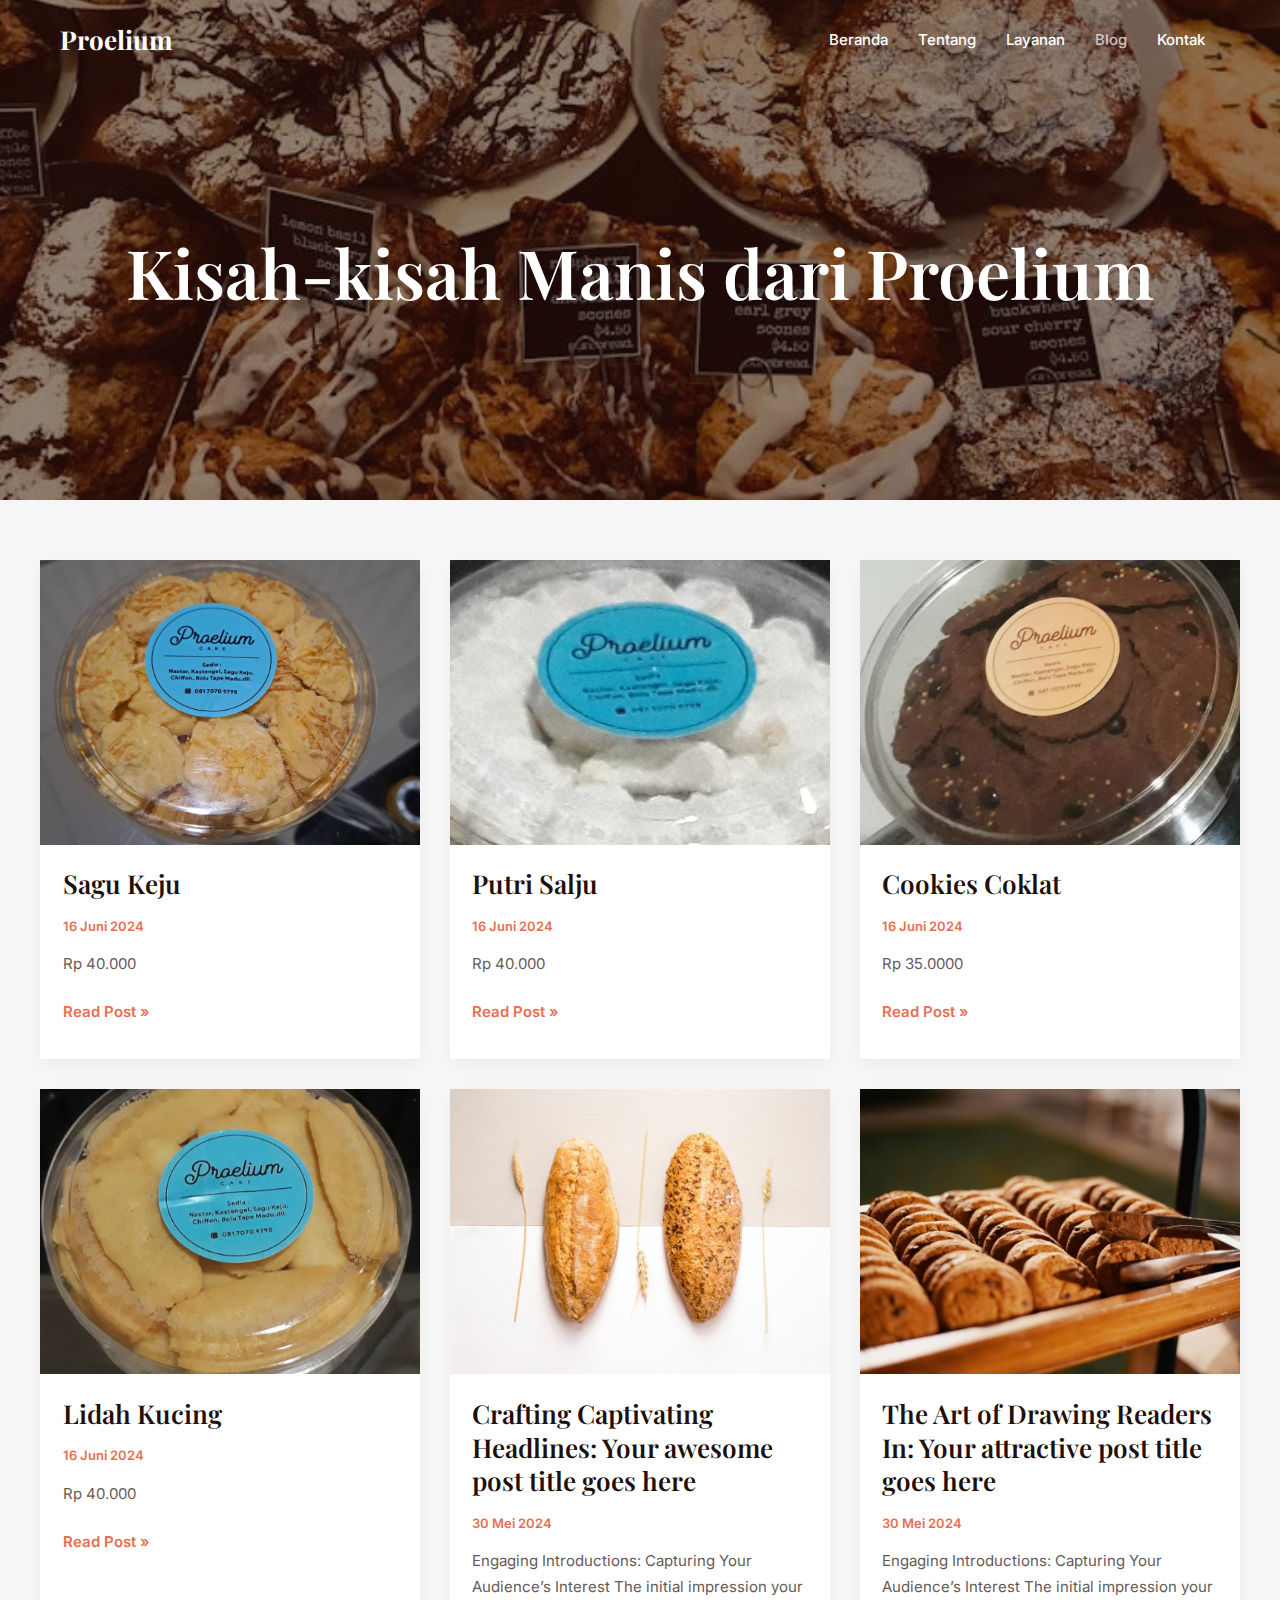
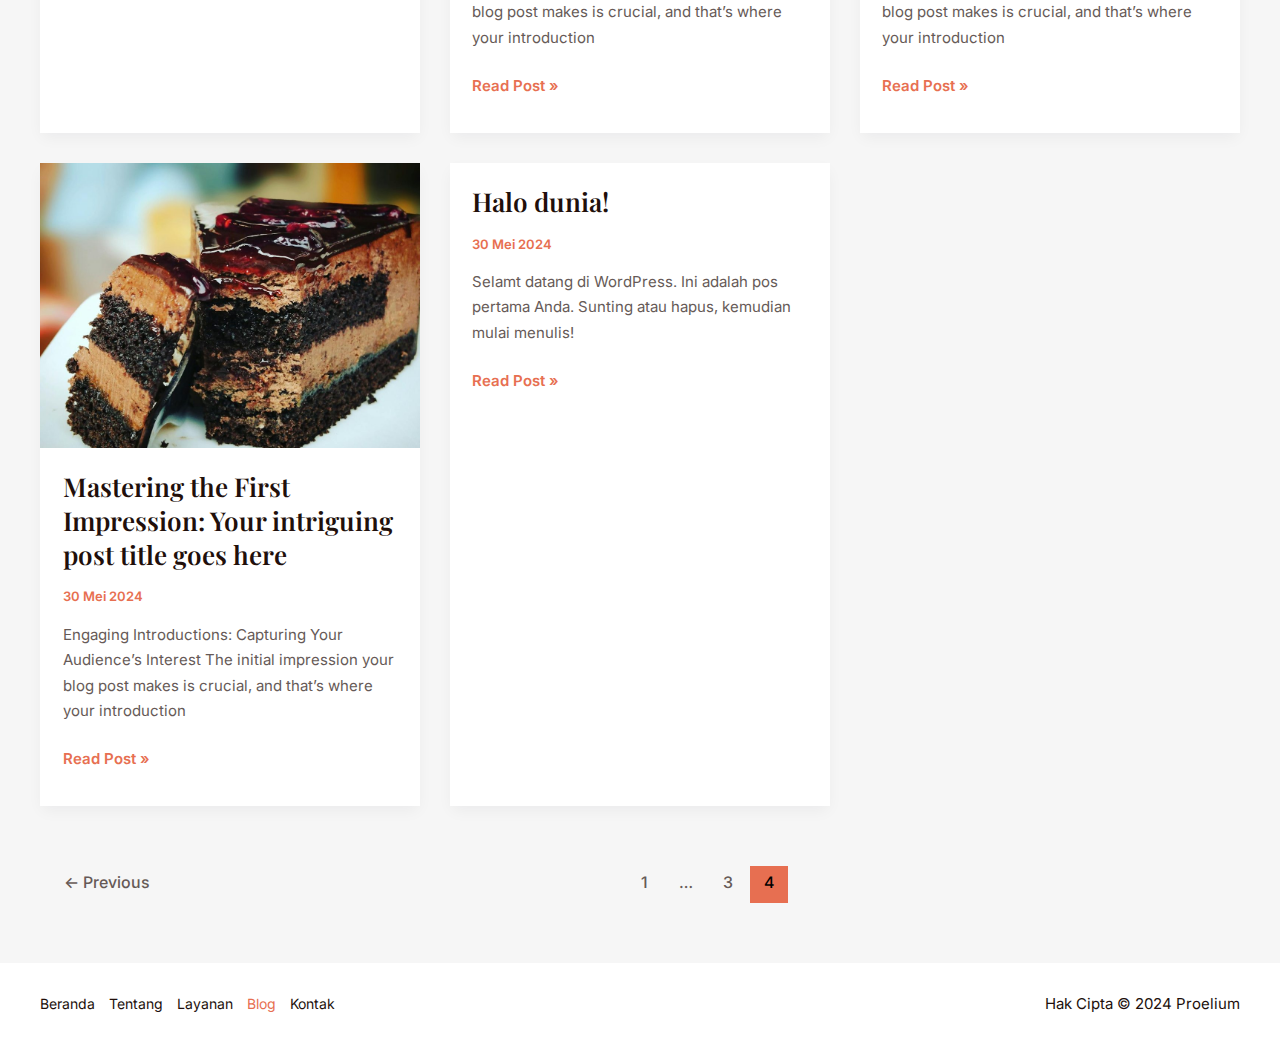
<file: blog/page/4/index.html>
<!DOCTYPE html>
<html lang="id">
<head>
<meta charset="UTF-8">
<meta name="viewport" content="width=device-width, initial-scale=1">
	 <link rel="profile" href="https://gmpg.org/xfn/11"> 
	 <title>Blog &#8211; Laman 4 &#8211; Proelium</title>
<meta name="robots" content="max-image-preview:large">
<link rel="dns-prefetch" href="//fonts.googleapis.com">
<link rel="alternate" type="application/rss+xml" title="Proelium &raquo; Feed" href="/feed/">
<link rel="alternate" type="application/rss+xml" title="Proelium &raquo; Umpan Komentar" href="/comments/feed/">
<script>
window._wpemojiSettings = {"baseUrl":"https:\/\/s.w.org\/images\/core\/emoji\/15.0.3\/72x72\/","ext":".png","svgUrl":"https:\/\/s.w.org\/images\/core\/emoji\/15.0.3\/svg\/","svgExt":".svg","source":{"concatemoji":"\/wp-includes\/js\/wp-emoji-release.min.js?ver=6.5.3"}};
/*! This file is auto-generated */
!function(i,n){var o,s,e;function c(e){try{var t={supportTests:e,timestamp:(new Date).valueOf()};sessionStorage.setItem(o,JSON.stringify(t))}catch(e){}}function p(e,t,n){e.clearRect(0,0,e.canvas.width,e.canvas.height),e.fillText(t,0,0);var t=new Uint32Array(e.getImageData(0,0,e.canvas.width,e.canvas.height).data),r=(e.clearRect(0,0,e.canvas.width,e.canvas.height),e.fillText(n,0,0),new Uint32Array(e.getImageData(0,0,e.canvas.width,e.canvas.height).data));return t.every(function(e,t){return e===r[t]})}function u(e,t,n){switch(t){case"flag":return n(e,"🏳️‍⚧️","🏳️​⚧️")?!1:!n(e,"🇺🇳","🇺​🇳")&&!n(e,"🏴󠁧󠁢󠁥󠁮󠁧󠁿","🏴​󠁧​󠁢​󠁥​󠁮​󠁧​󠁿");case"emoji":return!n(e,"🐦‍⬛","🐦​⬛")}return!1}function f(e,t,n){var r="undefined"!=typeof WorkerGlobalScope&&self instanceof WorkerGlobalScope?new OffscreenCanvas(300,150):i.createElement("canvas"),a=r.getContext("2d",{willReadFrequently:!0}),o=(a.textBaseline="top",a.font="600 32px Arial",{});return e.forEach(function(e){o[e]=t(a,e,n)}),o}function t(e){var t=i.createElement("script");t.src=e,t.defer=!0,i.head.appendChild(t)}"undefined"!=typeof Promise&&(o="wpEmojiSettingsSupports",s=["flag","emoji"],n.supports={everything:!0,everythingExceptFlag:!0},e=new Promise(function(e){i.addEventListener("DOMContentLoaded",e,{once:!0})}),new Promise(function(t){var n=function(){try{var e=JSON.parse(sessionStorage.getItem(o));if("object"==typeof e&&"number"==typeof e.timestamp&&(new Date).valueOf()<e.timestamp+604800&&"object"==typeof e.supportTests)return e.supportTests}catch(e){}return null}();if(!n){if("undefined"!=typeof Worker&&"undefined"!=typeof OffscreenCanvas&&"undefined"!=typeof URL&&URL.createObjectURL&&"undefined"!=typeof Blob)try{var e="postMessage("+f.toString()+"("+[JSON.stringify(s),u.toString(),p.toString()].join(",")+"));",r=new Blob([e],{type:"text/javascript"}),a=new Worker(URL.createObjectURL(r),{name:"wpTestEmojiSupports"});return void(a.onmessage=function(e){c(n=e.data),a.terminate(),t(n)})}catch(e){}c(n=f(s,u,p))}t(n)}).then(function(e){for(var t in e)n.supports[t]=e[t],n.supports.everything=n.supports.everything&&n.supports[t],"flag"!==t&&(n.supports.everythingExceptFlag=n.supports.everythingExceptFlag&&n.supports[t]);n.supports.everythingExceptFlag=n.supports.everythingExceptFlag&&!n.supports.flag,n.DOMReady=!1,n.readyCallback=function(){n.DOMReady=!0}}).then(function(){return e}).then(function(){var e;n.supports.everything||(n.readyCallback(),(e=n.source||{}).concatemoji?t(e.concatemoji):e.wpemoji&&e.twemoji&&(t(e.twemoji),t(e.wpemoji)))}))}((window,document),window._wpemojiSettings);
</script>
<link rel="stylesheet" id="astra-theme-css-css" href="/wp-content/themes/astra/assets/css/minified/main.min.css?ver=4.6.16" media="all">
<style id="astra-theme-css-inline-css">:root{--ast-post-nav-space:0;--ast-container-default-xlg-padding:2.5em;--ast-container-default-lg-padding:2.5em;--ast-container-default-slg-padding:2em;--ast-container-default-md-padding:2.5em;--ast-container-default-sm-padding:2.5em;--ast-container-default-xs-padding:2.4em;--ast-container-default-xxs-padding:1.8em;--ast-code-block-background:#ECEFF3;--ast-comment-inputs-background:#F9FAFB;--ast-normal-container-width:1200px;--ast-narrow-container-width:750px;--ast-blog-title-font-weight:600;--ast-blog-meta-weight:600;}html{font-size:93.75%;}a{color:var(--ast-global-color-0);}a:hover,a:focus{color:var(--ast-global-color-1);}body,button,input,select,textarea,.ast-button,.ast-custom-button{font-family:'Inter',sans-serif;font-weight:inherit;font-size:15px;font-size:1rem;line-height:var(--ast-body-line-height,1.7em);}blockquote{color:var(--ast-global-color-3);}h1,.entry-content h1,h2,.entry-content h2,h3,.entry-content h3,h4,.entry-content h4,h5,.entry-content h5,h6,.entry-content h6,.site-title,.site-title a{font-family:'Playfair Display',serif;font-weight:700;}.ast-site-identity .site-title a{color:var(--ast-global-color-2);}.site-title{font-size:26px;font-size:1.7333333333333rem;display:block;}.site-header .site-description{font-size:15px;font-size:1rem;display:none;}.entry-title{font-size:26px;font-size:1.7333333333333rem;}.ast-blog-single-element.ast-taxonomy-container a{font-size:14px;font-size:0.93333333333333rem;}.ast-blog-meta-container{font-size:13px;font-size:0.86666666666667rem;}.archive .ast-article-post .ast-article-inner,.blog .ast-article-post .ast-article-inner,.archive .ast-article-post .ast-article-inner:hover,.blog .ast-article-post .ast-article-inner:hover{overflow:hidden;}h1,.entry-content h1{font-size:60px;font-size:4rem;font-weight:700;font-family:'Playfair Display',serif;line-height:1.15em;}h2,.entry-content h2{font-size:40px;font-size:2.6666666666667rem;font-weight:700;font-family:'Playfair Display',serif;line-height:1.16em;}h3,.entry-content h3{font-size:26px;font-size:1.7333333333333rem;font-weight:700;font-family:'Playfair Display',serif;line-height:1.2em;}h4,.entry-content h4{font-size:24px;font-size:1.6rem;line-height:1.3em;font-weight:700;font-family:'Playfair Display',serif;}h5,.entry-content h5{font-size:18px;font-size:1.2rem;line-height:1.36em;font-weight:700;font-family:'Playfair Display',serif;}h6,.entry-content h6{font-size:14px;font-size:0.93333333333333rem;line-height:1em;font-weight:500;font-family:'Montserrat',sans-serif;letter-spacing:2px;}::selection{background-color:var(--ast-global-color-0);color:#000000;}body,h1,.entry-title a,.entry-content h1,h2,.entry-content h2,h3,.entry-content h3,h4,.entry-content h4,h5,.entry-content h5,h6,.entry-content h6{color:var(--ast-global-color-3);}.tagcloud a:hover,.tagcloud a:focus,.tagcloud a.current-item{color:#000000;border-color:var(--ast-global-color-0);background-color:var(--ast-global-color-0);}input:focus,input[type="text"]:focus,input[type="email"]:focus,input[type="url"]:focus,input[type="password"]:focus,input[type="reset"]:focus,input[type="search"]:focus,textarea:focus{border-color:var(--ast-global-color-0);}input[type="radio"]:checked,input[type=reset],input[type="checkbox"]:checked,input[type="checkbox"]:hover:checked,input[type="checkbox"]:focus:checked,input[type=range]::-webkit-slider-thumb{border-color:var(--ast-global-color-0);background-color:var(--ast-global-color-0);box-shadow:none;}.site-footer a:hover + .post-count,.site-footer a:focus + .post-count{background:var(--ast-global-color-0);border-color:var(--ast-global-color-0);}.single .nav-links .nav-previous,.single .nav-links .nav-next{color:var(--ast-global-color-0);}.entry-meta,.entry-meta *{line-height:1.45;color:var(--ast-global-color-0);font-weight:600;}.entry-meta a:not(.ast-button):hover,.entry-meta a:not(.ast-button):hover *,.entry-meta a:not(.ast-button):focus,.entry-meta a:not(.ast-button):focus *,.page-links > .page-link,.page-links .page-link:hover,.post-navigation a:hover{color:var(--ast-global-color-1);}#cat option,.secondary .calendar_wrap thead a,.secondary .calendar_wrap thead a:visited{color:var(--ast-global-color-0);}.secondary .calendar_wrap #today,.ast-progress-val span{background:var(--ast-global-color-0);}.secondary a:hover + .post-count,.secondary a:focus + .post-count{background:var(--ast-global-color-0);border-color:var(--ast-global-color-0);}.calendar_wrap #today > a{color:#000000;}.page-links .page-link,.single .post-navigation a{color:var(--ast-global-color-3);}.ast-search-menu-icon .search-form button.search-submit{padding:0 4px;}.ast-search-menu-icon form.search-form{padding-right:0;}.ast-search-menu-icon.slide-search input.search-field{width:0;}.ast-header-search .ast-search-menu-icon.ast-dropdown-active .search-form,.ast-header-search .ast-search-menu-icon.ast-dropdown-active .search-field:focus{transition:all 0.2s;}.search-form input.search-field:focus{outline:none;}.ast-search-menu-icon .search-form button.search-submit:focus,.ast-theme-transparent-header .ast-header-search .ast-dropdown-active .ast-icon,.ast-theme-transparent-header .ast-inline-search .search-field:focus .ast-icon{color:var(--ast-global-color-1);}.ast-header-search .slide-search .search-form{border:2px solid var(--ast-global-color-0);}.ast-header-search .slide-search .search-field{background-color:#fff;}.ast-archive-title{color:var(--ast-global-color-2);}.widget-title,.widget .wp-block-heading{font-size:21px;font-size:1.4rem;color:var(--ast-global-color-2);}.ast-single-post .entry-content a,.ast-comment-content a:not(.ast-comment-edit-reply-wrap a){text-decoration:underline;}.ast-single-post .elementor-button-wrapper .elementor-button,.ast-single-post .entry-content .uagb-tab a,.ast-single-post .entry-content .uagb-ifb-cta a,.ast-single-post .entry-content .uabb-module-content a,.ast-single-post .entry-content .uagb-post-grid a,.ast-single-post .entry-content .uagb-timeline a,.ast-single-post .entry-content .uagb-toc__wrap a,.ast-single-post .entry-content .uagb-taxomony-box a,.ast-single-post .entry-content .woocommerce a,.entry-content .wp-block-latest-posts > li > a,.ast-single-post .entry-content .wp-block-file__button,li.ast-post-filter-single,.ast-single-post .ast-comment-content .comment-reply-link,.ast-single-post .ast-comment-content .comment-edit-link{text-decoration:none;}.ast-search-menu-icon.slide-search a:focus-visible:focus-visible,.astra-search-icon:focus-visible,#close:focus-visible,a:focus-visible,.ast-menu-toggle:focus-visible,.site .skip-link:focus-visible,.wp-block-loginout input:focus-visible,.wp-block-search.wp-block-search__button-inside .wp-block-search__inside-wrapper,.ast-header-navigation-arrow:focus-visible,.woocommerce .wc-proceed-to-checkout > .checkout-button:focus-visible,.woocommerce .woocommerce-MyAccount-navigation ul li a:focus-visible,.ast-orders-table__row .ast-orders-table__cell:focus-visible,.woocommerce .woocommerce-order-details .order-again > .button:focus-visible,.woocommerce .woocommerce-message a.button.wc-forward:focus-visible,.woocommerce #minus_qty:focus-visible,.woocommerce #plus_qty:focus-visible,a#ast-apply-coupon:focus-visible,.woocommerce .woocommerce-info a:focus-visible,.woocommerce .astra-shop-summary-wrap a:focus-visible,.woocommerce a.wc-forward:focus-visible,#ast-apply-coupon:focus-visible,.woocommerce-js .woocommerce-mini-cart-item a.remove:focus-visible,#close:focus-visible,.button.search-submit:focus-visible,#search_submit:focus,.normal-search:focus-visible,.ast-header-account-wrap:focus-visible{outline-style:dotted;outline-color:inherit;outline-width:thin;}input:focus,input[type="text"]:focus,input[type="email"]:focus,input[type="url"]:focus,input[type="password"]:focus,input[type="reset"]:focus,input[type="search"]:focus,input[type="number"]:focus,textarea:focus,.wp-block-search__input:focus,[data-section="section-header-mobile-trigger"] .ast-button-wrap .ast-mobile-menu-trigger-minimal:focus,.ast-mobile-popup-drawer.active .menu-toggle-close:focus,.woocommerce-ordering select.orderby:focus,#ast-scroll-top:focus,#coupon_code:focus,.woocommerce-page #comment:focus,.woocommerce #reviews #respond input#submit:focus,.woocommerce a.add_to_cart_button:focus,.woocommerce .button.single_add_to_cart_button:focus,.woocommerce .woocommerce-cart-form button:focus,.woocommerce .woocommerce-cart-form__cart-item .quantity .qty:focus,.woocommerce .woocommerce-billing-fields .woocommerce-billing-fields__field-wrapper .woocommerce-input-wrapper > .input-text:focus,.woocommerce #order_comments:focus,.woocommerce #place_order:focus,.woocommerce .woocommerce-address-fields .woocommerce-address-fields__field-wrapper .woocommerce-input-wrapper > .input-text:focus,.woocommerce .woocommerce-MyAccount-content form button:focus,.woocommerce .woocommerce-MyAccount-content .woocommerce-EditAccountForm .woocommerce-form-row .woocommerce-Input.input-text:focus,.woocommerce .ast-woocommerce-container .woocommerce-pagination ul.page-numbers li a:focus,body #content .woocommerce form .form-row .select2-container--default .select2-selection--single:focus,#ast-coupon-code:focus,.woocommerce.woocommerce-js .quantity input[type=number]:focus,.woocommerce-js .woocommerce-mini-cart-item .quantity input[type=number]:focus,.woocommerce p#ast-coupon-trigger:focus{border-style:dotted;border-color:inherit;border-width:thin;}input{outline:none;}.ast-logo-title-inline .site-logo-img{padding-right:1em;}body .ast-oembed-container *{position:absolute;top:0;width:100%;height:100%;left:0;}body .wp-block-embed-pocket-casts .ast-oembed-container *{position:unset;}.ast-single-post-featured-section + article {margin-top: 2em;}.site-content .ast-single-post-featured-section img {width: 100%;overflow: hidden;object-fit: cover;}.site > .ast-single-related-posts-container {margin-top: 0;}@media (min-width: 922px) {.ast-desktop .ast-container--narrow {max-width: var(--ast-narrow-container-width);margin: 0 auto;}}input[type="text"],input[type="number"],input[type="email"],input[type="url"],input[type="password"],input[type="search"],input[type=reset],input[type=tel],input[type=date],select,textarea{font-size:16px;font-style:normal;font-weight:400;line-height:24px;width:100%;padding:12px 16px;border-radius:4px;box-shadow:0px 1px 2px 0px rgba(0,0,0,0.05);color:var(--ast-form-input-text,#475569);}input[type="text"],input[type="number"],input[type="email"],input[type="url"],input[type="password"],input[type="search"],input[type=reset],input[type=tel],input[type=date],select{height:40px;}input[type="date"]{border-width:1px;border-style:solid;border-color:var(--ast-border-color);}input[type="text"]:focus,input[type="number"]:focus,input[type="email"]:focus,input[type="url"]:focus,input[type="password"]:focus,input[type="search"]:focus,input[type=reset]:focus,input[type="tel"]:focus,input[type="date"]:focus,select:focus,textarea:focus{border-color:#046BD2;box-shadow:none;outline:none;color:var(--ast-form-input-focus-text,#475569);}label,legend{color:#111827;font-size:14px;font-style:normal;font-weight:500;line-height:20px;}select{padding:6px 10px;}fieldset{padding:30px;border-radius:4px;}button,.ast-button,.button,input[type="button"],input[type="reset"],input[type="submit"]{border-radius:4px;box-shadow:0px 1px 2px 0px rgba(0,0,0,0.05);}:root{--ast-comment-inputs-background:#FFF;}::placeholder{color:var(--ast-form-field-color,#9CA3AF);}::-ms-input-placeholder{color:var(--ast-form-field-color,#9CA3AF);}@media (max-width:921.9px){#ast-desktop-header{display:none;}}@media (min-width:922px){#ast-mobile-header{display:none;}}.wp-block-buttons.aligncenter{justify-content:center;}@media (max-width:921px){.ast-separate-container #primary,.ast-narrow-container #primary{padding-top:0px;}}@media (max-width:544px){.ast-separate-container #primary,.ast-narrow-container #primary{padding-top:0px;}}@media (max-width:921px){.ast-separate-container #primary,.ast-narrow-container #primary{padding-bottom:0px;}}@media (max-width:544px){.ast-separate-container #primary,.ast-narrow-container #primary{padding-bottom:0px;}}.wp-block-button.is-style-outline .wp-block-button__link{border-color:var(--ast-global-color-0);border-top-width:2px;border-right-width:2px;border-bottom-width:2px;border-left-width:2px;}div.wp-block-button.is-style-outline > .wp-block-button__link:not(.has-text-color),div.wp-block-button.wp-block-button__link.is-style-outline:not(.has-text-color){color:var(--ast-global-color-0);}.wp-block-button.is-style-outline .wp-block-button__link:hover,.wp-block-buttons .wp-block-button.is-style-outline .wp-block-button__link:focus,.wp-block-buttons .wp-block-button.is-style-outline > .wp-block-button__link:not(.has-text-color):hover,.wp-block-buttons .wp-block-button.wp-block-button__link.is-style-outline:not(.has-text-color):hover{color:#ffffff;background-color:var(--ast-global-color-1);border-color:var(--ast-global-color-1);}.post-page-numbers.current .page-link,.ast-pagination .page-numbers.current{color:#000000;border-color:var(--ast-global-color-0);background-color:var(--ast-global-color-0);}.wp-block-button.is-style-outline .wp-block-button__link{border-top-width:2px;border-right-width:2px;border-bottom-width:2px;border-left-width:2px;}.wp-block-buttons .wp-block-button.is-style-outline .wp-block-button__link.wp-element-button,.ast-outline-button,.wp-block-uagb-buttons-child .uagb-buttons-repeater.ast-outline-button{border-color:var(--ast-global-color-0);border-top-width:2px;border-right-width:2px;border-bottom-width:2px;border-left-width:2px;font-family:'Montserrat',sans-serif;font-weight:500;font-size:14px;font-size:0.93333333333333rem;line-height:1em;text-transform:uppercase;letter-spacing:2px;padding-top:16px;padding-right:28px;padding-bottom:16px;padding-left:28px;border-top-left-radius:6px;border-top-right-radius:6px;border-bottom-right-radius:6px;border-bottom-left-radius:6px;}.wp-block-buttons .wp-block-button.is-style-outline > .wp-block-button__link:not(.has-text-color),.wp-block-buttons .wp-block-button.wp-block-button__link.is-style-outline:not(.has-text-color),.ast-outline-button{color:var(--ast-global-color-0);}.wp-block-button.is-style-outline .wp-block-button__link:hover,.wp-block-buttons .wp-block-button.is-style-outline .wp-block-button__link:focus,.wp-block-buttons .wp-block-button.is-style-outline > .wp-block-button__link:not(.has-text-color):hover,.wp-block-buttons .wp-block-button.wp-block-button__link.is-style-outline:not(.has-text-color):hover,.ast-outline-button:hover,.ast-outline-button:focus,.wp-block-uagb-buttons-child .uagb-buttons-repeater.ast-outline-button:hover,.wp-block-uagb-buttons-child .uagb-buttons-repeater.ast-outline-button:focus{color:#ffffff;background-color:var(--ast-global-color-1);border-color:var(--ast-global-color-1);}.ast-single-post .entry-content a.ast-outline-button,.ast-single-post .entry-content .is-style-outline>.wp-block-button__link{text-decoration:none;}.uagb-buttons-repeater.ast-outline-button{border-radius:9999px;}@media (max-width:921px){.wp-block-buttons .wp-block-button.is-style-outline .wp-block-button__link.wp-element-button,.ast-outline-button,.wp-block-uagb-buttons-child .uagb-buttons-repeater.ast-outline-button{font-size:14px;font-size:0.93333333333333rem;padding-top:14px;padding-right:24px;padding-bottom:14px;padding-left:24px;border-top-left-radius:6px;border-top-right-radius:6px;border-bottom-right-radius:6px;border-bottom-left-radius:6px;}}@media (max-width:544px){.wp-block-buttons .wp-block-button.is-style-outline .wp-block-button__link.wp-element-button,.ast-outline-button,.wp-block-uagb-buttons-child .uagb-buttons-repeater.ast-outline-button{font-size:14px;font-size:0.93333333333333rem;padding-top:14px;padding-right:22px;padding-bottom:14px;padding-left:22px;border-top-left-radius:6px;border-top-right-radius:6px;border-bottom-right-radius:6px;border-bottom-left-radius:6px;}}.entry-content[ast-blocks-layout] > figure{margin-bottom:1em;}h1.widget-title{font-weight:700;}h2.widget-title{font-weight:700;}h3.widget-title{font-weight:700;}#page{display:flex;flex-direction:column;min-height:100vh;}.ast-404-layout-1 h1.page-title{color:var(--ast-global-color-2);}.single .post-navigation a{line-height:1em;height:inherit;}.error-404 .page-sub-title{font-size:1.5rem;font-weight:inherit;}.search .site-content .content-area .search-form{margin-bottom:0;}#page .site-content{flex-grow:1;}.widget{margin-bottom:1.25em;}#secondary li{line-height:1.5em;}#secondary .wp-block-group h2{margin-bottom:0.7em;}#secondary h2{font-size:1.7rem;}.ast-separate-container .ast-article-post,.ast-separate-container .ast-article-single,.ast-separate-container .comment-respond{padding:3em;}.ast-separate-container .ast-article-single .ast-article-single{padding:0;}.ast-article-single .wp-block-post-template-is-layout-grid{padding-left:0;}.ast-separate-container .comments-title,.ast-narrow-container .comments-title{padding:1.5em 2em;}.ast-page-builder-template .comment-form-textarea,.ast-comment-formwrap .ast-grid-common-col{padding:0;}.ast-comment-formwrap{padding:0;display:inline-flex;column-gap:20px;width:100%;margin-left:0;margin-right:0;}.comments-area textarea#comment:focus,.comments-area textarea#comment:active,.comments-area .ast-comment-formwrap input[type="text"]:focus,.comments-area .ast-comment-formwrap input[type="text"]:active {box-shadow:none;outline:none;}.archive.ast-page-builder-template .entry-header{margin-top:2em;}.ast-page-builder-template .ast-comment-formwrap{width:100%;}.entry-title{margin-bottom:0.6em;}.ast-archive-description p{font-size:inherit;font-weight:inherit;line-height:inherit;}.ast-separate-container .ast-comment-list li.depth-1,.hentry{margin-bottom:1.5em;}.site-content section.ast-archive-description{margin-bottom:2em;}@media (min-width:921px){.ast-left-sidebar.ast-page-builder-template #secondary,.archive.ast-right-sidebar.ast-page-builder-template .site-main{padding-left:20px;padding-right:20px;}}@media (max-width:544px){.ast-comment-formwrap.ast-row{column-gap:10px;display:inline-block;}#ast-commentform .ast-grid-common-col{position:relative;width:100%;}}@media (min-width:1201px){.ast-separate-container .ast-article-post,.ast-separate-container .ast-article-single,.ast-separate-container .ast-author-box,.ast-separate-container .ast-404-layout-1,.ast-separate-container .no-results{padding:3em;}}@media (max-width:921px){.ast-separate-container #primary,.ast-separate-container #secondary{padding:1.5em 0;}#primary,#secondary{padding:1.5em 0;margin:0;}.ast-left-sidebar #content > .ast-container{display:flex;flex-direction:column-reverse;width:100%;}}@media (min-width:922px){.ast-separate-container.ast-right-sidebar #primary,.ast-separate-container.ast-left-sidebar #primary{border:0;}.search-no-results.ast-separate-container #primary{margin-bottom:4em;}}.wp-block-button .wp-block-button__link{color:#ffffff;}.wp-block-button .wp-block-button__link:hover,.wp-block-button .wp-block-button__link:focus{color:#ffffff;background-color:var(--ast-global-color-1);border-color:var(--ast-global-color-1);}.elementor-widget-heading h1.elementor-heading-title{line-height:1.15em;}.elementor-widget-heading h2.elementor-heading-title{line-height:1.16em;}.elementor-widget-heading h3.elementor-heading-title{line-height:1.2em;}.elementor-widget-heading h4.elementor-heading-title{line-height:1.3em;}.elementor-widget-heading h5.elementor-heading-title{line-height:1.36em;}.elementor-widget-heading h6.elementor-heading-title{line-height:1em;}.wp-block-button .wp-block-button__link,.wp-block-search .wp-block-search__button,body .wp-block-file .wp-block-file__button{border-style:solid;border-top-width:2px;border-right-width:2px;border-left-width:2px;border-bottom-width:2px;border-color:var(--ast-global-color-0);background-color:var(--ast-global-color-0);color:#ffffff;font-family:'Inter',sans-serif;font-weight:500;line-height:1em;text-transform:uppercase;letter-spacing:1px;font-size:14px;font-size:0.93333333333333rem;border-top-left-radius:6px;border-top-right-radius:6px;border-bottom-right-radius:6px;border-bottom-left-radius:6px;padding-top:16px;padding-right:28px;padding-bottom:16px;padding-left:28px;}.ast-single-post .entry-content .wp-block-button .wp-block-button__link,.ast-single-post .entry-content .wp-block-search .wp-block-search__button,body .entry-content .wp-block-file .wp-block-file__button{text-decoration:none;}@media (max-width:921px){.wp-block-button .wp-block-button__link,.wp-block-search .wp-block-search__button,body .wp-block-file .wp-block-file__button{font-size:14px;font-size:0.93333333333333rem;padding-top:14px;padding-right:24px;padding-bottom:14px;padding-left:24px;border-top-left-radius:6px;border-top-right-radius:6px;border-bottom-right-radius:6px;border-bottom-left-radius:6px;}}@media (max-width:544px){.wp-block-button .wp-block-button__link,.wp-block-search .wp-block-search__button,body .wp-block-file .wp-block-file__button{font-size:14px;font-size:0.93333333333333rem;padding-top:14px;padding-right:22px;padding-bottom:14px;padding-left:22px;border-top-left-radius:6px;border-top-right-radius:6px;border-bottom-right-radius:6px;border-bottom-left-radius:6px;}}.menu-toggle,button,.ast-button,.ast-custom-button,.button,input#submit,input[type="button"],input[type="submit"],input[type="reset"],#comments .submit,.search .search-submit,form[CLASS*="wp-block-search__"].wp-block-search .wp-block-search__inside-wrapper .wp-block-search__button,body .wp-block-file .wp-block-file__button,.search .search-submit,.woocommerce-js a.button,.woocommerce button.button,.woocommerce .woocommerce-message a.button,.woocommerce #respond input#submit.alt,.woocommerce input.button.alt,.woocommerce input.button,.woocommerce input.button:disabled,.woocommerce input.button:disabled[disabled],.woocommerce input.button:disabled:hover,.woocommerce input.button:disabled[disabled]:hover,.woocommerce #respond input#submit,.woocommerce button.button.alt.disabled,.wc-block-grid__products .wc-block-grid__product .wp-block-button__link,.wc-block-grid__product-onsale,[CLASS*="wc-block"] button,.woocommerce-js .astra-cart-drawer .astra-cart-drawer-content .woocommerce-mini-cart__buttons .button:not(.checkout):not(.ast-continue-shopping),.woocommerce-js .astra-cart-drawer .astra-cart-drawer-content .woocommerce-mini-cart__buttons a.checkout,.woocommerce button.button.alt.disabled.wc-variation-selection-needed,[CLASS*="wc-block"] .wc-block-components-button{border-style:solid;border-top-width:2px;border-right-width:2px;border-left-width:2px;border-bottom-width:2px;color:#ffffff;border-color:var(--ast-global-color-0);background-color:var(--ast-global-color-0);padding-top:16px;padding-right:28px;padding-bottom:16px;padding-left:28px;font-family:'Inter',sans-serif;font-weight:500;font-size:14px;font-size:0.93333333333333rem;line-height:1em;text-transform:uppercase;letter-spacing:1px;border-top-left-radius:6px;border-top-right-radius:6px;border-bottom-right-radius:6px;border-bottom-left-radius:6px;}button:focus,.menu-toggle:hover,button:hover,.ast-button:hover,.ast-custom-button:hover .button:hover,.ast-custom-button:hover ,input[type=reset]:hover,input[type=reset]:focus,input#submit:hover,input#submit:focus,input[type="button"]:hover,input[type="button"]:focus,input[type="submit"]:hover,input[type="submit"]:focus,form[CLASS*="wp-block-search__"].wp-block-search .wp-block-search__inside-wrapper .wp-block-search__button:hover,form[CLASS*="wp-block-search__"].wp-block-search .wp-block-search__inside-wrapper .wp-block-search__button:focus,body .wp-block-file .wp-block-file__button:hover,body .wp-block-file .wp-block-file__button:focus,.woocommerce-js a.button:hover,.woocommerce button.button:hover,.woocommerce .woocommerce-message a.button:hover,.woocommerce #respond input#submit:hover,.woocommerce #respond input#submit.alt:hover,.woocommerce input.button.alt:hover,.woocommerce input.button:hover,.woocommerce button.button.alt.disabled:hover,.wc-block-grid__products .wc-block-grid__product .wp-block-button__link:hover,[CLASS*="wc-block"] button:hover,.woocommerce-js .astra-cart-drawer .astra-cart-drawer-content .woocommerce-mini-cart__buttons .button:not(.checkout):not(.ast-continue-shopping):hover,.woocommerce-js .astra-cart-drawer .astra-cart-drawer-content .woocommerce-mini-cart__buttons a.checkout:hover,.woocommerce button.button.alt.disabled.wc-variation-selection-needed:hover,[CLASS*="wc-block"] .wc-block-components-button:hover,[CLASS*="wc-block"] .wc-block-components-button:focus{color:#ffffff;background-color:var(--ast-global-color-1);border-color:var(--ast-global-color-1);}form[CLASS*="wp-block-search__"].wp-block-search .wp-block-search__inside-wrapper .wp-block-search__button.has-icon{padding-top:calc(16px - 3px);padding-right:calc(28px - 3px);padding-bottom:calc(16px - 3px);padding-left:calc(28px - 3px);}@media (max-width:921px){.menu-toggle,button,.ast-button,.ast-custom-button,.button,input#submit,input[type="button"],input[type="submit"],input[type="reset"],#comments .submit,.search .search-submit,form[CLASS*="wp-block-search__"].wp-block-search .wp-block-search__inside-wrapper .wp-block-search__button,body .wp-block-file .wp-block-file__button,.search .search-submit,.woocommerce-js a.button,.woocommerce button.button,.woocommerce .woocommerce-message a.button,.woocommerce #respond input#submit.alt,.woocommerce input.button.alt,.woocommerce input.button,.woocommerce input.button:disabled,.woocommerce input.button:disabled[disabled],.woocommerce input.button:disabled:hover,.woocommerce input.button:disabled[disabled]:hover,.woocommerce #respond input#submit,.woocommerce button.button.alt.disabled,.wc-block-grid__products .wc-block-grid__product .wp-block-button__link,.wc-block-grid__product-onsale,[CLASS*="wc-block"] button,.woocommerce-js .astra-cart-drawer .astra-cart-drawer-content .woocommerce-mini-cart__buttons .button:not(.checkout):not(.ast-continue-shopping),.woocommerce-js .astra-cart-drawer .astra-cart-drawer-content .woocommerce-mini-cart__buttons a.checkout,.woocommerce button.button.alt.disabled.wc-variation-selection-needed,[CLASS*="wc-block"] .wc-block-components-button{padding-top:14px;padding-right:24px;padding-bottom:14px;padding-left:24px;font-size:14px;font-size:0.93333333333333rem;border-top-left-radius:6px;border-top-right-radius:6px;border-bottom-right-radius:6px;border-bottom-left-radius:6px;}}@media (max-width:544px){.menu-toggle,button,.ast-button,.ast-custom-button,.button,input#submit,input[type="button"],input[type="submit"],input[type="reset"],#comments .submit,.search .search-submit,form[CLASS*="wp-block-search__"].wp-block-search .wp-block-search__inside-wrapper .wp-block-search__button,body .wp-block-file .wp-block-file__button,.search .search-submit,.woocommerce-js a.button,.woocommerce button.button,.woocommerce .woocommerce-message a.button,.woocommerce #respond input#submit.alt,.woocommerce input.button.alt,.woocommerce input.button,.woocommerce input.button:disabled,.woocommerce input.button:disabled[disabled],.woocommerce input.button:disabled:hover,.woocommerce input.button:disabled[disabled]:hover,.woocommerce #respond input#submit,.woocommerce button.button.alt.disabled,.wc-block-grid__products .wc-block-grid__product .wp-block-button__link,.wc-block-grid__product-onsale,[CLASS*="wc-block"] button,.woocommerce-js .astra-cart-drawer .astra-cart-drawer-content .woocommerce-mini-cart__buttons .button:not(.checkout):not(.ast-continue-shopping),.woocommerce-js .astra-cart-drawer .astra-cart-drawer-content .woocommerce-mini-cart__buttons a.checkout,.woocommerce button.button.alt.disabled.wc-variation-selection-needed,[CLASS*="wc-block"] .wc-block-components-button{padding-top:14px;padding-right:22px;padding-bottom:14px;padding-left:22px;font-size:14px;font-size:0.93333333333333rem;border-top-left-radius:6px;border-top-right-radius:6px;border-bottom-right-radius:6px;border-bottom-left-radius:6px;}}@media (max-width:921px){.menu-toggle,button,.ast-button,.button,input#submit,input[type="button"],input[type="submit"],input[type="reset"]{font-size:14px;font-size:0.93333333333333rem;}.ast-mobile-header-stack .main-header-bar .ast-search-menu-icon{display:inline-block;}.ast-header-break-point.ast-header-custom-item-outside .ast-mobile-header-stack .main-header-bar .ast-search-icon{margin:0;}.ast-comment-avatar-wrap img{max-width:2.5em;}.ast-comment-meta{padding:0 1.8888em 1.3333em;}}@media (min-width:544px){.ast-container{max-width:100%;}}@media (max-width:544px){.ast-separate-container .ast-article-post,.ast-separate-container .ast-article-single,.ast-separate-container .comments-title,.ast-separate-container .ast-archive-description{padding:1.5em 1em;}.ast-separate-container #content .ast-container{padding-left:0.54em;padding-right:0.54em;}.ast-separate-container .ast-comment-list .bypostauthor{padding:.5em;}.ast-search-menu-icon.ast-dropdown-active .search-field{width:170px;}.menu-toggle,button,.ast-button,.button,input#submit,input[type="button"],input[type="submit"],input[type="reset"]{font-size:14px;font-size:0.93333333333333rem;}}.ast-separate-container{background-color:var(--ast-global-color-4);;background-image:none;;}@media (max-width:921px){.widget-title{font-size:20px;font-size:1.4285714285714rem;}body,button,input,select,textarea,.ast-button,.ast-custom-button{font-size:14px;font-size:0.93333333333333rem;}#secondary,#secondary button,#secondary input,#secondary select,#secondary textarea{font-size:14px;font-size:0.93333333333333rem;}.site-title{font-size:20px;font-size:1.3333333333333rem;display:block;}.site-header .site-description{display:none;}.entry-title{font-size:24px;font-size:1.6rem;}h1,.entry-content h1{font-size:48px;}h2,.entry-content h2{font-size:30px;}h3,.entry-content h3{font-size:24px;}h4,.entry-content h4{font-size:20px;font-size:1.3333333333333rem;}h5,.entry-content h5{font-size:16px;font-size:1.0666666666667rem;}h6,.entry-content h6{font-size:14px;font-size:0.93333333333333rem;}}@media (max-width:544px){.widget-title{font-size:20px;font-size:1.4285714285714rem;}body,button,input,select,textarea,.ast-button,.ast-custom-button{font-size:14px;font-size:0.93333333333333rem;}#secondary,#secondary button,#secondary input,#secondary select,#secondary textarea{font-size:14px;font-size:0.93333333333333rem;}.site-title{font-size:18px;font-size:1.2rem;display:block;}.site-header .site-description{display:none;}.entry-title{font-size:24px;font-size:1.6rem;}h1,.entry-content h1{font-size:38px;}h2,.entry-content h2{font-size:30px;}h3,.entry-content h3{font-size:24px;}h4,.entry-content h4{font-size:20px;font-size:1.3333333333333rem;}h5,.entry-content h5{font-size:16px;font-size:1.0666666666667rem;}h6,.entry-content h6{font-size:14px;font-size:0.93333333333333rem;}}@media (max-width:544px){html{font-size:93.75%;}}@media (min-width:922px){.ast-container{max-width:1240px;}}@media (min-width:922px){.site-content .ast-container{display:flex;}}@media (max-width:921px){.site-content .ast-container{flex-direction:column;}}.ast-blog-layout-4-grid .ast-article-post{width:33.33%;margin-bottom:2em;border-bottom:0;background-color:transparent;}.ast-blog-layout-4-grid .ast-article-inner .wp-post-image{width:100%;}.ast-article-inner{padding:1.5em;}.ast-blog-layout-4-grid .ast-row{display:flex;flex-wrap:wrap;flex-flow:row wrap;align-items:stretch;}.ast-separate-container .ast-blog-layout-4-grid .ast-article-post{padding:0 1em 0;}.ast-separate-container.ast-desktop .ast-blog-layout-4-grid .ast-row{margin-left:-1em;margin-right:-1em;}.ast-blog-layout-4-grid .ast-article-inner{box-shadow:0px 6px 15px -2px rgba(16,24,40,0.05);}.ast-separate-container .ast-blog-layout-4-grid .ast-article-inner,.ast-plain-container .ast-blog-layout-4-grid .ast-article-inner{height:100%;}.ast-row .blog-layout-4 .post-content,.blog-layout-4 .post-thumb{padding-left:0;padding-right:0;}.ast-article-post.remove-featured-img-padding .blog-layout-4 .post-content .ast-blog-featured-section:first-child .post-thumb-img-content{margin-top:-1.5em;}.ast-article-post.remove-featured-img-padding .blog-layout-4 .post-content .ast-blog-featured-section .post-thumb-img-content{margin-left:-1.5em;margin-right:-1.5em;}@media (max-width:921px){.ast-blog-layout-4-grid .ast-article-post{width:100%;}}.ast-blog-layout-6-grid .ast-blog-featured-section:before {content: "";}.ast-article-post .post-thumb-img-content img{aspect-ratio:4/3;width:100%;}.ast-article-post .post-thumb-img-content img{object-fit:cover;}.ast-article-post .post-thumb-img-content{overflow:hidden;}.ast-article-post .post-thumb-img-content img{transform:scale(1);transition:transform .5s ease;}.ast-article-post:hover .post-thumb-img-content img{transform:scale(1.1);}.cat-links.badge a,.tags-links.badge a {padding: 4px 8px;border-radius: 3px;font-weight: 400;}.cat-links.underline a,.tags-links.underline a{text-decoration: underline;}@media (min-width:922px){.main-header-menu .sub-menu .menu-item.ast-left-align-sub-menu:hover > .sub-menu,.main-header-menu .sub-menu .menu-item.ast-left-align-sub-menu.focus > .sub-menu{margin-left:-0px;}}.ast-theme-transparent-header [data-section="section-header-mobile-trigger"] .ast-button-wrap .mobile-menu-toggle-icon .ast-mobile-svg{fill:#ffffff;}.ast-theme-transparent-header [data-section="section-header-mobile-trigger"] .ast-button-wrap .mobile-menu-wrap .mobile-menu{color:#ffffff;}.ast-theme-transparent-header [data-section="section-header-mobile-trigger"] .ast-button-wrap .ast-mobile-menu-trigger-outline{background:transparent;color:#ffffff;border-color:#ffffff;}.entry-content li > p{margin-bottom:0;}.site .comments-area{padding-top:2em;padding-bottom:2em;margin-top:2em;}.wp-block-file {display: flex;align-items: center;flex-wrap: wrap;justify-content: space-between;}.wp-block-pullquote {border: none;}.wp-block-pullquote blockquote::before {content: "\201D";font-family: "Helvetica",sans-serif;display: flex;transform: rotate( 180deg );font-size: 6rem;font-style: normal;line-height: 1;font-weight: bold;align-items: center;justify-content: center;}.has-text-align-right > blockquote::before {justify-content: flex-start;}.has-text-align-left > blockquote::before {justify-content: flex-end;}figure.wp-block-pullquote.is-style-solid-color blockquote {max-width: 100%;text-align: inherit;}html body {--wp--custom--ast-default-block-top-padding: 100px;--wp--custom--ast-default-block-right-padding: 80px;--wp--custom--ast-default-block-bottom-padding: 100px;--wp--custom--ast-default-block-left-padding: 80px;--wp--custom--ast-container-width: 1200px;--wp--custom--ast-content-width-size: 1200px;--wp--custom--ast-wide-width-size: calc(1200px + var(--wp--custom--ast-default-block-left-padding) + var(--wp--custom--ast-default-block-right-padding));}.ast-narrow-container {--wp--custom--ast-content-width-size: 750px;--wp--custom--ast-wide-width-size: 750px;}@media(max-width: 921px) {html body {--wp--custom--ast-default-block-top-padding: 50px;--wp--custom--ast-default-block-right-padding: 50px;--wp--custom--ast-default-block-bottom-padding: 50px;--wp--custom--ast-default-block-left-padding: 50px;}}@media(max-width: 544px) {html body {--wp--custom--ast-default-block-top-padding: 50px;--wp--custom--ast-default-block-right-padding: 30px;--wp--custom--ast-default-block-bottom-padding: 50px;--wp--custom--ast-default-block-left-padding: 30px;}}.entry-content > .wp-block-group,.entry-content > .wp-block-cover,.entry-content > .wp-block-columns {padding-top: var(--wp--custom--ast-default-block-top-padding);padding-right: var(--wp--custom--ast-default-block-right-padding);padding-bottom: var(--wp--custom--ast-default-block-bottom-padding);padding-left: var(--wp--custom--ast-default-block-left-padding);}.ast-plain-container.ast-no-sidebar .entry-content > .alignfull,.ast-page-builder-template .ast-no-sidebar .entry-content > .alignfull {margin-left: calc( -50vw + 50%);margin-right: calc( -50vw + 50%);max-width: 100vw;width: 100vw;}.ast-plain-container.ast-no-sidebar .entry-content .alignfull .alignfull,.ast-page-builder-template.ast-no-sidebar .entry-content .alignfull .alignfull,.ast-plain-container.ast-no-sidebar .entry-content .alignfull .alignwide,.ast-page-builder-template.ast-no-sidebar .entry-content .alignfull .alignwide,.ast-plain-container.ast-no-sidebar .entry-content .alignwide .alignfull,.ast-page-builder-template.ast-no-sidebar .entry-content .alignwide .alignfull,.ast-plain-container.ast-no-sidebar .entry-content .alignwide .alignwide,.ast-page-builder-template.ast-no-sidebar .entry-content .alignwide .alignwide,.ast-plain-container.ast-no-sidebar .entry-content .wp-block-column .alignfull,.ast-page-builder-template.ast-no-sidebar .entry-content .wp-block-column .alignfull,.ast-plain-container.ast-no-sidebar .entry-content .wp-block-column .alignwide,.ast-page-builder-template.ast-no-sidebar .entry-content .wp-block-column .alignwide {margin-left: auto;margin-right: auto;width: 100%;}[ast-blocks-layout] .wp-block-separator:not(.is-style-dots) {height: 0;}[ast-blocks-layout] .wp-block-separator {margin: 20px auto;}[ast-blocks-layout] .wp-block-separator:not(.is-style-wide):not(.is-style-dots) {max-width: 100px;}[ast-blocks-layout] .wp-block-separator.has-background {padding: 0;}.entry-content[ast-blocks-layout] > * {max-width: var(--wp--custom--ast-content-width-size);margin-left: auto;margin-right: auto;}.entry-content[ast-blocks-layout] > .alignwide {max-width: var(--wp--custom--ast-wide-width-size);}.entry-content[ast-blocks-layout] .alignfull {max-width: none;}.entry-content .wp-block-columns {margin-bottom: 0;}blockquote {margin: 1.5em;border-color: rgba(0,0,0,0.05);}.wp-block-quote:not(.has-text-align-right):not(.has-text-align-center) {border-left: 5px solid rgba(0,0,0,0.05);}.has-text-align-right > blockquote,blockquote.has-text-align-right {border-right: 5px solid rgba(0,0,0,0.05);}.has-text-align-left > blockquote,blockquote.has-text-align-left {border-left: 5px solid rgba(0,0,0,0.05);}.wp-block-site-tagline,.wp-block-latest-posts .read-more {margin-top: 15px;}.wp-block-loginout p label {display: block;}.wp-block-loginout p:not(.login-remember):not(.login-submit) input {width: 100%;}.wp-block-loginout input:focus {border-color: transparent;}.wp-block-loginout input:focus {outline: thin dotted;}.entry-content .wp-block-media-text .wp-block-media-text__content {padding: 0 0 0 8%;}.entry-content .wp-block-media-text.has-media-on-the-right .wp-block-media-text__content {padding: 0 8% 0 0;}.entry-content .wp-block-media-text.has-background .wp-block-media-text__content {padding: 8%;}.entry-content .wp-block-cover:not([class*="background-color"]) .wp-block-cover__inner-container,.entry-content .wp-block-cover:not([class*="background-color"]) .wp-block-cover-image-text,.entry-content .wp-block-cover:not([class*="background-color"]) .wp-block-cover-text,.entry-content .wp-block-cover-image:not([class*="background-color"]) .wp-block-cover__inner-container,.entry-content .wp-block-cover-image:not([class*="background-color"]) .wp-block-cover-image-text,.entry-content .wp-block-cover-image:not([class*="background-color"]) .wp-block-cover-text {color: var(--ast-global-color-5);}.wp-block-loginout .login-remember input {width: 1.1rem;height: 1.1rem;margin: 0 5px 4px 0;vertical-align: middle;}.wp-block-latest-posts > li > *:first-child,.wp-block-latest-posts:not(.is-grid) > li:first-child {margin-top: 0;}.wp-block-search__inside-wrapper .wp-block-search__input {padding: 0 10px;color: var(--ast-global-color-3);background: var(--ast-global-color-5);border-color: var(--ast-border-color);}.wp-block-latest-posts .read-more {margin-bottom: 1.5em;}.wp-block-search__no-button .wp-block-search__inside-wrapper .wp-block-search__input {padding-top: 5px;padding-bottom: 5px;}.wp-block-latest-posts .wp-block-latest-posts__post-date,.wp-block-latest-posts .wp-block-latest-posts__post-author {font-size: 1rem;}.wp-block-latest-posts > li > *,.wp-block-latest-posts:not(.is-grid) > li {margin-top: 12px;margin-bottom: 12px;}.ast-page-builder-template .entry-content[ast-blocks-layout] > *,.ast-page-builder-template .entry-content[ast-blocks-layout] > .alignfull > * {max-width: none;}.ast-page-builder-template .entry-content[ast-blocks-layout] > .alignwide > * {max-width: var(--wp--custom--ast-wide-width-size);}.ast-page-builder-template .entry-content[ast-blocks-layout] > .inherit-container-width > *,.ast-page-builder-template .entry-content[ast-blocks-layout] > * > *,.entry-content[ast-blocks-layout] > .wp-block-cover .wp-block-cover__inner-container {max-width: var(--wp--custom--ast-content-width-size);margin-left: auto;margin-right: auto;}.entry-content[ast-blocks-layout] .wp-block-cover:not(.alignleft):not(.alignright) {width: auto;}@media(max-width: 1200px) {.ast-separate-container .entry-content > .alignfull,.ast-separate-container .entry-content[ast-blocks-layout] > .alignwide,.ast-plain-container .entry-content[ast-blocks-layout] > .alignwide,.ast-plain-container .entry-content .alignfull {margin-left: calc(-1 * min(var(--ast-container-default-xlg-padding),20px)) ;margin-right: calc(-1 * min(var(--ast-container-default-xlg-padding),20px));}}@media(min-width: 1201px) {.ast-separate-container .entry-content > .alignfull {margin-left: calc(-1 * var(--ast-container-default-xlg-padding) );margin-right: calc(-1 * var(--ast-container-default-xlg-padding) );}.ast-separate-container .entry-content[ast-blocks-layout] > .alignwide,.ast-plain-container .entry-content[ast-blocks-layout] > .alignwide {margin-left: calc(-1 * var(--wp--custom--ast-default-block-left-padding) );margin-right: calc(-1 * var(--wp--custom--ast-default-block-right-padding) );}}@media(min-width: 921px) {.ast-separate-container .entry-content .wp-block-group.alignwide:not(.inherit-container-width) > :where(:not(.alignleft):not(.alignright)),.ast-plain-container .entry-content .wp-block-group.alignwide:not(.inherit-container-width) > :where(:not(.alignleft):not(.alignright)) {max-width: calc( var(--wp--custom--ast-content-width-size) + 80px );}.ast-plain-container.ast-right-sidebar .entry-content[ast-blocks-layout] .alignfull,.ast-plain-container.ast-left-sidebar .entry-content[ast-blocks-layout] .alignfull {margin-left: -60px;margin-right: -60px;}}@media(min-width: 544px) {.entry-content > .alignleft {margin-right: 20px;}.entry-content > .alignright {margin-left: 20px;}}@media (max-width:544px){.wp-block-columns .wp-block-column:not(:last-child){margin-bottom:20px;}.wp-block-latest-posts{margin:0;}}@media( max-width: 600px ) {.entry-content .wp-block-media-text .wp-block-media-text__content,.entry-content .wp-block-media-text.has-media-on-the-right .wp-block-media-text__content {padding: 8% 0 0;}.entry-content .wp-block-media-text.has-background .wp-block-media-text__content {padding: 8%;}}.ast-narrow-container .site-content .wp-block-uagb-image--align-full .wp-block-uagb-image__figure {max-width: 100%;margin-left: auto;margin-right: auto;}.entry-content ul,.entry-content ol {padding: revert;margin: revert;padding-left: 20px;}:root .has-ast-global-color-0-color{color:var(--ast-global-color-0);}:root .has-ast-global-color-0-background-color{background-color:var(--ast-global-color-0);}:root .wp-block-button .has-ast-global-color-0-color{color:var(--ast-global-color-0);}:root .wp-block-button .has-ast-global-color-0-background-color{background-color:var(--ast-global-color-0);}:root .has-ast-global-color-1-color{color:var(--ast-global-color-1);}:root .has-ast-global-color-1-background-color{background-color:var(--ast-global-color-1);}:root .wp-block-button .has-ast-global-color-1-color{color:var(--ast-global-color-1);}:root .wp-block-button .has-ast-global-color-1-background-color{background-color:var(--ast-global-color-1);}:root .has-ast-global-color-2-color{color:var(--ast-global-color-2);}:root .has-ast-global-color-2-background-color{background-color:var(--ast-global-color-2);}:root .wp-block-button .has-ast-global-color-2-color{color:var(--ast-global-color-2);}:root .wp-block-button .has-ast-global-color-2-background-color{background-color:var(--ast-global-color-2);}:root .has-ast-global-color-3-color{color:var(--ast-global-color-3);}:root .has-ast-global-color-3-background-color{background-color:var(--ast-global-color-3);}:root .wp-block-button .has-ast-global-color-3-color{color:var(--ast-global-color-3);}:root .wp-block-button .has-ast-global-color-3-background-color{background-color:var(--ast-global-color-3);}:root .has-ast-global-color-4-color{color:var(--ast-global-color-4);}:root .has-ast-global-color-4-background-color{background-color:var(--ast-global-color-4);}:root .wp-block-button .has-ast-global-color-4-color{color:var(--ast-global-color-4);}:root .wp-block-button .has-ast-global-color-4-background-color{background-color:var(--ast-global-color-4);}:root .has-ast-global-color-5-color{color:var(--ast-global-color-5);}:root .has-ast-global-color-5-background-color{background-color:var(--ast-global-color-5);}:root .wp-block-button .has-ast-global-color-5-color{color:var(--ast-global-color-5);}:root .wp-block-button .has-ast-global-color-5-background-color{background-color:var(--ast-global-color-5);}:root .has-ast-global-color-6-color{color:var(--ast-global-color-6);}:root .has-ast-global-color-6-background-color{background-color:var(--ast-global-color-6);}:root .wp-block-button .has-ast-global-color-6-color{color:var(--ast-global-color-6);}:root .wp-block-button .has-ast-global-color-6-background-color{background-color:var(--ast-global-color-6);}:root .has-ast-global-color-7-color{color:var(--ast-global-color-7);}:root .has-ast-global-color-7-background-color{background-color:var(--ast-global-color-7);}:root .wp-block-button .has-ast-global-color-7-color{color:var(--ast-global-color-7);}:root .wp-block-button .has-ast-global-color-7-background-color{background-color:var(--ast-global-color-7);}:root .has-ast-global-color-8-color{color:var(--ast-global-color-8);}:root .has-ast-global-color-8-background-color{background-color:var(--ast-global-color-8);}:root .wp-block-button .has-ast-global-color-8-color{color:var(--ast-global-color-8);}:root .wp-block-button .has-ast-global-color-8-background-color{background-color:var(--ast-global-color-8);}:root{--ast-global-color-0:#e76f51;--ast-global-color-1:#d66244;--ast-global-color-2:#210f0b;--ast-global-color-3:#665a57;--ast-global-color-4:#f6f6f6;--ast-global-color-5:#FFFFFF;--ast-global-color-6:#dddddd;--ast-global-color-7:#210f0b;--ast-global-color-8:#000000;}:root {--ast-border-color : var(--ast-global-color-6);}.ast-archive-entry-banner {-js-display: flex;display: flex;flex-direction: column;justify-content: center;text-align: center;position: relative;background: #eeeeee;}.ast-archive-entry-banner[data-banner-width-type="custom"] {margin: 0 auto;width: 100%;}.ast-archive-entry-banner[data-banner-layout="layout-1"] {background: inherit;padding: 20px 0;text-align: left;}.ast-archive-entry-banner[data-post-type="post"]{text-align:center;justify-content:center;min-height:500px;padding-top:3em;padding-right:3em;padding-bottom:0em;padding-left:3em;}.ast-archive-entry-banner[data-post-type="post"] .ast-container{width:100%;}.ast-archive-entry-banner[data-post-type="post"] .ast-container h1{color:#ffffff;font-weight:600;font-size:68px;font-size:4.5333333333333rem;}.ast-page-builder-template .ast-archive-entry-banner[data-post-type="post"] .ast-container{max-width:100%;}.ast-narrow-container .ast-archive-entry-banner[data-post-type="post"] .ast-container{max-width:750px;}.ast-archive-entry-banner[data-post-type="post"] .ast-container > *:not(:last-child){margin-bottom:20px;}.ast-archive-entry-banner[data-post-type="post"] .ast-container > *:last-child{margin-bottom:0;}.ast-archive-entry-banner[data-post-type="post"][data-banner-background-type="custom"]{background-image:linear-gradient(to right,rgba(33,15,11,0.5),rgba(33,15,11,0.5)),url(/wp-content/uploads/2024/05/pexels-photo-1674064.jpeg);;background-repeat:repeat;background-position:center bottom;background-size:cover;background-attachment:fixed;}@media (min-width:922px){.ast-narrow-container .ast-archive-entry-banner[data-post-type="post"] .ast-container{max-width:750px;padding-left:0;padding-right:0;}}@media (max-width:921px){.ast-archive-entry-banner[data-post-type="post"]{min-height:400px;margin-bottom:20px;}.ast-archive-entry-banner[data-post-type="post"] .ast-container{padding-left:0;padding-right:0;}.ast-archive-entry-banner[data-post-type="post"] .ast-container h1{font-size:48px;font-size:3.2rem;}}@media (max-width:544px){.ast-archive-entry-banner[data-post-type="post"]{min-height:300px;margin-bottom:20px;}.ast-archive-entry-banner[data-post-type="post"] .ast-container h1{font-size:27px;font-size:1.8rem;}}.ast-theme-transparent-header #masthead .site-logo-img .transparent-custom-logo .astra-logo-svg{width:150px;}.ast-theme-transparent-header #masthead .site-logo-img .transparent-custom-logo img{ max-width:150px;}@media (max-width:921px){.ast-theme-transparent-header #masthead .site-logo-img .transparent-custom-logo .astra-logo-svg{width:120px;}.ast-theme-transparent-header #masthead .site-logo-img .transparent-custom-logo img{ max-width:120px;}}@media (max-width:543px){.ast-theme-transparent-header #masthead .site-logo-img .transparent-custom-logo .astra-logo-svg{width:100px;}.ast-theme-transparent-header #masthead .site-logo-img .transparent-custom-logo img{ max-width:100px;}}@media (min-width:921px){.ast-theme-transparent-header #masthead{position:absolute;left:0;right:0;}.ast-theme-transparent-header .main-header-bar,.ast-theme-transparent-header.ast-header-break-point .main-header-bar{background:none;}body.elementor-editor-active.ast-theme-transparent-header #masthead,.fl-builder-edit .ast-theme-transparent-header #masthead,body.vc_editor.ast-theme-transparent-header #masthead,body.brz-ed.ast-theme-transparent-header #masthead{z-index:0;}.ast-header-break-point.ast-replace-site-logo-transparent.ast-theme-transparent-header .custom-mobile-logo-link{display:none;}.ast-header-break-point.ast-replace-site-logo-transparent.ast-theme-transparent-header .transparent-custom-logo{display:inline-block;}.ast-theme-transparent-header .ast-above-header,.ast-theme-transparent-header .ast-above-header.ast-above-header-bar{background-image:none;background-color:transparent;}.ast-theme-transparent-header .ast-below-header{background-image:none;background-color:transparent;}}.ast-theme-transparent-header .site-title a,.ast-theme-transparent-header .site-title a:focus,.ast-theme-transparent-header .site-title a:hover,.ast-theme-transparent-header .site-title a:visited{color:#ffffff;}.ast-theme-transparent-header .site-header .site-description{color:#ffffff;}.ast-theme-transparent-header .ast-builder-menu .main-header-menu .menu-item .sub-menu,.ast-header-break-point.ast-flyout-menu-enable.ast-header-break-point .ast-builder-menu .main-header-bar-navigation .main-header-menu .menu-item .sub-menu,.ast-header-break-point.ast-flyout-menu-enable.ast-header-break-point .ast-builder-menu .main-header-bar-navigation [CLASS*="ast-builder-menu-"] .main-header-menu .menu-item .sub-menu,.ast-theme-transparent-header .ast-builder-menu .main-header-menu .menu-item .sub-menu .menu-link,.ast-header-break-point.ast-flyout-menu-enable.ast-header-break-point .ast-builder-menu .main-header-bar-navigation .main-header-menu .menu-item .sub-menu .menu-link,.ast-header-break-point.ast-flyout-menu-enable.ast-header-break-point .ast-builder-menu .main-header-bar-navigation [CLASS*="ast-builder-menu-"] .main-header-menu .menu-item .sub-menu .menu-link,.ast-theme-transparent-header .main-header-menu .menu-item .sub-menu .menu-link,.ast-header-break-point.ast-flyout-menu-enable.ast-header-break-point .main-header-bar-navigation .main-header-menu .menu-item .sub-menu .menu-link,.ast-theme-transparent-header .main-header-menu .menu-item .sub-menu,.ast-header-break-point.ast-flyout-menu-enable.ast-header-break-point .main-header-bar-navigation .main-header-menu .menu-item .sub-menu{background-color:var(--ast-global-color-5);}.ast-theme-transparent-header .ast-builder-menu .main-header-menu .menu-item .sub-menu .menu-item .menu-link,.ast-theme-transparent-header .ast-builder-menu .main-header-menu .menu-item .sub-menu .menu-item > .ast-menu-toggle,.ast-theme-transparent-header .main-header-menu .menu-item .sub-menu .menu-link,.ast-header-break-point.ast-flyout-menu-enable.ast-header-break-point .main-header-bar-navigation .main-header-menu .menu-item .sub-menu .menu-link{color:var(--ast-global-color-2);}.ast-theme-transparent-header .ast-builder-menu .main-header-menu .menu-item .sub-menu .menu-link:hover,.ast-theme-transparent-header .ast-builder-menu .main-header-menu .menu-item .sub-menu .menu-item:hover > .menu-link,.ast-theme-transparent-header .ast-builder-menu .main-header-menu .menu-item .sub-menu .menu-item.focus > .menu-item,.ast-theme-transparent-header .ast-builder-menu .main-header-menu .menu-item .sub-menu .menu-item.current-menu-item > .menu-link,.ast-theme-transparent-header .ast-builder-menu .main-header-menu .menu-item .sub-menu .menu-item.current-menu-item > .ast-menu-toggle,.ast-theme-transparent-header .ast-builder-menu .main-header-menu .menu-item .sub-menu .menu-item:hover > .ast-menu-toggle,.ast-theme-transparent-header .ast-builder-menu .main-header-menu .menu-item .sub-menu .menu-item.focus > .ast-menu-toggle,.ast-theme-transparent-header .main-header-menu .menu-item .sub-menu .menu-item:hover > .menu-link,.ast-header-break-point.ast-flyout-menu-enable.ast-header-break-point .main-header-bar-navigation .main-header-menu .menu-item .sub-menu .menu-link{color:var(--ast-global-color-0);}.ast-theme-transparent-header .ast-builder-menu .main-header-menu,.ast-theme-transparent-header .ast-builder-menu .main-header-menu .menu-link,.ast-theme-transparent-header [CLASS*="ast-builder-menu-"] .main-header-menu .menu-item > .menu-link,.ast-theme-transparent-header .ast-masthead-custom-menu-items,.ast-theme-transparent-header .ast-masthead-custom-menu-items a,.ast-theme-transparent-header .ast-builder-menu .main-header-menu .menu-item > .ast-menu-toggle,.ast-theme-transparent-header .ast-builder-menu .main-header-menu .menu-item > .ast-menu-toggle,.ast-theme-transparent-header .ast-above-header-navigation a,.ast-header-break-point.ast-theme-transparent-header .ast-above-header-navigation a,.ast-header-break-point.ast-theme-transparent-header .ast-above-header-navigation > ul.ast-above-header-menu > .menu-item-has-children:not(.current-menu-item) > .ast-menu-toggle,.ast-theme-transparent-header .ast-below-header-menu,.ast-theme-transparent-header .ast-below-header-menu a,.ast-header-break-point.ast-theme-transparent-header .ast-below-header-menu a,.ast-header-break-point.ast-theme-transparent-header .ast-below-header-menu,.ast-theme-transparent-header .main-header-menu .menu-link{color:#ffffff;}.ast-theme-transparent-header .ast-builder-menu .main-header-menu .menu-item:hover > .menu-link,.ast-theme-transparent-header .ast-builder-menu .main-header-menu .menu-item:hover > .ast-menu-toggle,.ast-theme-transparent-header .ast-builder-menu .main-header-menu .ast-masthead-custom-menu-items a:hover,.ast-theme-transparent-header .ast-builder-menu .main-header-menu .focus > .menu-link,.ast-theme-transparent-header .ast-builder-menu .main-header-menu .focus > .ast-menu-toggle,.ast-theme-transparent-header .ast-builder-menu .main-header-menu .current-menu-item > .menu-link,.ast-theme-transparent-header .ast-builder-menu .main-header-menu .current-menu-ancestor > .menu-link,.ast-theme-transparent-header .ast-builder-menu .main-header-menu .current-menu-item > .ast-menu-toggle,.ast-theme-transparent-header .ast-builder-menu .main-header-menu .current-menu-ancestor > .ast-menu-toggle,.ast-theme-transparent-header [CLASS*="ast-builder-menu-"] .main-header-menu .current-menu-item > .menu-link,.ast-theme-transparent-header [CLASS*="ast-builder-menu-"] .main-header-menu .current-menu-ancestor > .menu-link,.ast-theme-transparent-header [CLASS*="ast-builder-menu-"] .main-header-menu .current-menu-item > .ast-menu-toggle,.ast-theme-transparent-header [CLASS*="ast-builder-menu-"] .main-header-menu .current-menu-ancestor > .ast-menu-toggle,.ast-theme-transparent-header .main-header-menu .menu-item:hover > .menu-link,.ast-theme-transparent-header .main-header-menu .current-menu-item > .menu-link,.ast-theme-transparent-header .main-header-menu .current-menu-ancestor > .menu-link{color:rgba(255,255,255,0.7);}.ast-theme-transparent-header .ast-builder-menu .main-header-menu .menu-item .sub-menu .menu-link,.ast-theme-transparent-header .main-header-menu .menu-item .sub-menu .menu-link{background-color:transparent;}@media (max-width:921px){.ast-theme-transparent-header #masthead{position:absolute;left:0;right:0;}.ast-theme-transparent-header .main-header-bar,.ast-theme-transparent-header.ast-header-break-point .main-header-bar{background:none;}body.elementor-editor-active.ast-theme-transparent-header #masthead,.fl-builder-edit .ast-theme-transparent-header #masthead,body.vc_editor.ast-theme-transparent-header #masthead,body.brz-ed.ast-theme-transparent-header #masthead{z-index:0;}.ast-header-break-point.ast-replace-site-logo-transparent.ast-theme-transparent-header .custom-mobile-logo-link{display:none;}.ast-header-break-point.ast-replace-site-logo-transparent.ast-theme-transparent-header .transparent-custom-logo{display:inline-block;}.ast-theme-transparent-header .ast-above-header,.ast-theme-transparent-header .ast-above-header.ast-above-header-bar{background-image:none;background-color:transparent;}.ast-theme-transparent-header .ast-below-header{background-image:none;background-color:transparent;}}@media (max-width:921px){.ast-theme-transparent-header .ast-builder-menu .main-header-menu,.ast-theme-transparent-header .ast-builder-menu .main-header-menu .menu-link,.ast-theme-transparent-header [CLASS*="ast-builder-menu-"] .main-header-menu .menu-item > .menu-link,.ast-theme-transparent-header .ast-masthead-custom-menu-items,.ast-theme-transparent-header .ast-masthead-custom-menu-items a,.ast-theme-transparent-header .ast-builder-menu .main-header-menu .menu-item > .ast-menu-toggle,.ast-theme-transparent-header .ast-builder-menu .main-header-menu .menu-item > .ast-menu-toggle,.ast-theme-transparent-header .main-header-menu .menu-link{color:var(--ast-global-color-2);}.ast-theme-transparent-header .ast-builder-menu .main-header-menu .menu-item:hover > .menu-link,.ast-theme-transparent-header .ast-builder-menu .main-header-menu .menu-item:hover > .ast-menu-toggle,.ast-theme-transparent-header .ast-builder-menu .main-header-menu .ast-masthead-custom-menu-items a:hover,.ast-theme-transparent-header .ast-builder-menu .main-header-menu .focus > .menu-link,.ast-theme-transparent-header .ast-builder-menu .main-header-menu .focus > .ast-menu-toggle,.ast-theme-transparent-header .ast-builder-menu .main-header-menu .current-menu-item > .menu-link,.ast-theme-transparent-header .ast-builder-menu .main-header-menu .current-menu-ancestor > .menu-link,.ast-theme-transparent-header .ast-builder-menu .main-header-menu .current-menu-item > .ast-menu-toggle,.ast-theme-transparent-header .ast-builder-menu .main-header-menu .current-menu-ancestor > .ast-menu-toggle,.ast-theme-transparent-header [CLASS*="ast-builder-menu-"] .main-header-menu .current-menu-item > .menu-link,.ast-theme-transparent-header [CLASS*="ast-builder-menu-"] .main-header-menu .current-menu-ancestor > .menu-link,.ast-theme-transparent-header [CLASS*="ast-builder-menu-"] .main-header-menu .current-menu-item > .ast-menu-toggle,.ast-theme-transparent-header [CLASS*="ast-builder-menu-"] .main-header-menu .current-menu-ancestor > .ast-menu-toggle,.ast-theme-transparent-header .main-header-menu .menu-item:hover > .menu-link,.ast-theme-transparent-header .main-header-menu .current-menu-item > .menu-link,.ast-theme-transparent-header .main-header-menu .current-menu-ancestor > .menu-link{color:var(--ast-global-color-0);}}.ast-theme-transparent-header #ast-desktop-header > .ast-main-header-wrap > .main-header-bar,.ast-theme-transparent-header.ast-header-break-point #ast-mobile-header > .ast-main-header-wrap > .main-header-bar{border-bottom-width:0px;border-bottom-style:solid;}.ast-breadcrumbs .trail-browse,.ast-breadcrumbs .trail-items,.ast-breadcrumbs .trail-items li{display:inline-block;margin:0;padding:0;border:none;background:inherit;text-indent:0;text-decoration:none;}.ast-breadcrumbs .trail-browse{font-size:inherit;font-style:inherit;font-weight:inherit;color:inherit;}.ast-breadcrumbs .trail-items{list-style:none;}.trail-items li::after{padding:0 0.3em;content:"\00bb";}.trail-items li:last-of-type::after{display:none;}h1,.entry-content h1,h2,.entry-content h2,h3,.entry-content h3,h4,.entry-content h4,h5,.entry-content h5,h6,.entry-content h6{color:var(--ast-global-color-2);}.entry-title a{color:var(--ast-global-color-2);}@media (max-width:921px){.ast-builder-grid-row-container.ast-builder-grid-row-tablet-3-firstrow .ast-builder-grid-row > *:first-child,.ast-builder-grid-row-container.ast-builder-grid-row-tablet-3-lastrow .ast-builder-grid-row > *:last-child{grid-column:1 / -1;}}@media (max-width:544px){.ast-builder-grid-row-container.ast-builder-grid-row-mobile-3-firstrow .ast-builder-grid-row > *:first-child,.ast-builder-grid-row-container.ast-builder-grid-row-mobile-3-lastrow .ast-builder-grid-row > *:last-child{grid-column:1 / -1;}}.ast-builder-layout-element[data-section="title_tagline"]{display:flex;}@media (max-width:921px){.ast-header-break-point .ast-builder-layout-element[data-section="title_tagline"]{display:flex;}}@media (max-width:544px){.ast-header-break-point .ast-builder-layout-element[data-section="title_tagline"]{display:flex;}}.ast-builder-menu-1{font-family:'Inter',sans-serif;font-weight:500;}.ast-builder-menu-1 .menu-item > .menu-link{line-height:1.7em;font-size:15px;font-size:1rem;color:var(--ast-global-color-2);}.ast-builder-menu-1 .menu-item > .ast-menu-toggle{color:var(--ast-global-color-2);}.ast-builder-menu-1 .menu-item:hover > .menu-link,.ast-builder-menu-1 .inline-on-mobile .menu-item:hover > .ast-menu-toggle{color:var(--ast-global-color-3);}.ast-builder-menu-1 .menu-item:hover > .ast-menu-toggle{color:var(--ast-global-color-3);}.ast-builder-menu-1 .menu-item.current-menu-item > .menu-link,.ast-builder-menu-1 .inline-on-mobile .menu-item.current-menu-item > .ast-menu-toggle,.ast-builder-menu-1 .current-menu-ancestor > .menu-link{color:var(--ast-global-color-0);}.ast-builder-menu-1 .menu-item.current-menu-item > .ast-menu-toggle{color:var(--ast-global-color-0);}.ast-builder-menu-1 .sub-menu,.ast-builder-menu-1 .inline-on-mobile .sub-menu{border-top-width:0px;border-bottom-width:0px;border-right-width:0px;border-left-width:0px;border-color:var(--ast-global-color-0);border-style:solid;}.ast-builder-menu-1 .main-header-menu > .menu-item > .sub-menu,.ast-builder-menu-1 .main-header-menu > .menu-item > .astra-full-megamenu-wrapper{margin-top:0px;}.ast-desktop .ast-builder-menu-1 .main-header-menu > .menu-item > .sub-menu:before,.ast-desktop .ast-builder-menu-1 .main-header-menu > .menu-item > .astra-full-megamenu-wrapper:before{height:calc( 0px + 5px );}.ast-desktop .ast-builder-menu-1 .menu-item .sub-menu .menu-link{border-style:none;}@media (max-width:921px){.ast-header-break-point .ast-builder-menu-1 .menu-item.menu-item-has-children > .ast-menu-toggle{top:0;}.ast-builder-menu-1 .inline-on-mobile .menu-item.menu-item-has-children > .ast-menu-toggle{right:-15px;}.ast-builder-menu-1 .menu-item-has-children > .menu-link:after{content:unset;}.ast-builder-menu-1 .main-header-menu > .menu-item > .sub-menu,.ast-builder-menu-1 .main-header-menu > .menu-item > .astra-full-megamenu-wrapper{margin-top:0;}}@media (max-width:544px){.ast-header-break-point .ast-builder-menu-1 .menu-item.menu-item-has-children > .ast-menu-toggle{top:0;}.ast-builder-menu-1 .main-header-menu > .menu-item > .sub-menu,.ast-builder-menu-1 .main-header-menu > .menu-item > .astra-full-megamenu-wrapper{margin-top:0;}}.ast-builder-menu-1{display:flex;}@media (max-width:921px){.ast-header-break-point .ast-builder-menu-1{display:flex;}}@media (max-width:544px){.ast-header-break-point .ast-builder-menu-1{display:flex;}}.ast-footer-copyright{text-align:right;}.ast-footer-copyright {color:var(--ast-global-color-2);}@media (max-width:921px){.ast-footer-copyright{text-align:right;}}@media (max-width:544px){.ast-footer-copyright{text-align:center;}}.ast-footer-copyright.ast-builder-layout-element{display:flex;}@media (max-width:921px){.ast-header-break-point .ast-footer-copyright.ast-builder-layout-element{display:flex;}}@media (max-width:544px){.ast-header-break-point .ast-footer-copyright.ast-builder-layout-element{display:flex;}}.site-footer{background-color:var(--ast-global-color-5);;background-image:none;;}.site-primary-footer-wrap{padding-top:45px;padding-bottom:45px;}.site-primary-footer-wrap[data-section="section-primary-footer-builder"]{background-color:;;background-image:none;;min-height:30px;}.site-primary-footer-wrap[data-section="section-primary-footer-builder"] .ast-builder-grid-row{max-width:1200px;min-height:30px;margin-left:auto;margin-right:auto;}.site-primary-footer-wrap[data-section="section-primary-footer-builder"] .ast-builder-grid-row,.site-primary-footer-wrap[data-section="section-primary-footer-builder"] .site-footer-section{align-items:center;}.site-primary-footer-wrap[data-section="section-primary-footer-builder"].ast-footer-row-inline .site-footer-section{display:flex;margin-bottom:0;}.ast-builder-grid-row-2-equal .ast-builder-grid-row{grid-template-columns:repeat( 2,1fr );}@media (max-width:921px){.site-primary-footer-wrap[data-section="section-primary-footer-builder"].ast-footer-row-tablet-inline .site-footer-section{display:flex;margin-bottom:0;}.site-primary-footer-wrap[data-section="section-primary-footer-builder"].ast-footer-row-tablet-stack .site-footer-section{display:block;margin-bottom:10px;}.ast-builder-grid-row-container.ast-builder-grid-row-tablet-2-equal .ast-builder-grid-row{grid-template-columns:repeat( 2,1fr );}}@media (max-width:544px){.site-primary-footer-wrap[data-section="section-primary-footer-builder"] .ast-builder-grid-row{grid-column-gap:24px;grid-row-gap:24px;}.site-primary-footer-wrap[data-section="section-primary-footer-builder"].ast-footer-row-mobile-inline .site-footer-section{display:flex;margin-bottom:0;}.site-primary-footer-wrap[data-section="section-primary-footer-builder"].ast-footer-row-mobile-stack .site-footer-section{display:block;margin-bottom:10px;}.ast-builder-grid-row-container.ast-builder-grid-row-mobile-full .ast-builder-grid-row{grid-template-columns:1fr;}}.site-primary-footer-wrap[data-section="section-primary-footer-builder"]{padding-top:25px;padding-bottom:25px;padding-left:40px;padding-right:40px;}@media (max-width:921px){.site-primary-footer-wrap[data-section="section-primary-footer-builder"]{padding-top:32px;padding-bottom:32px;padding-left:32px;padding-right:32px;}}@media (max-width:544px){.site-primary-footer-wrap[data-section="section-primary-footer-builder"]{padding-top:24px;padding-bottom:24px;padding-left:24px;padding-right:24px;}}.site-primary-footer-wrap[data-section="section-primary-footer-builder"]{display:grid;}@media (max-width:921px){.ast-header-break-point .site-primary-footer-wrap[data-section="section-primary-footer-builder"]{display:grid;}}@media (max-width:544px){.ast-header-break-point .site-primary-footer-wrap[data-section="section-primary-footer-builder"]{display:grid;}}.footer-widget-area.widget-area.site-footer-focus-item{width:auto;}.elementor-posts-container [CLASS*="ast-width-"]{width:100%;}.elementor-template-full-width .ast-container{display:block;}.elementor-screen-only,.screen-reader-text,.screen-reader-text span,.ui-helper-hidden-accessible{top:0 !important;}@media (max-width:544px){.elementor-element .elementor-wc-products .woocommerce[class*="columns-"] ul.products li.product{width:auto;margin:0;}.elementor-element .woocommerce .woocommerce-result-count{float:none;}}.ast-header-break-point .main-header-bar{border-bottom-width:1px;}@media (min-width:922px){.main-header-bar{border-bottom-width:1px;}}.main-header-menu .menu-item, #astra-footer-menu .menu-item, .main-header-bar .ast-masthead-custom-menu-items{-js-display:flex;display:flex;-webkit-box-pack:center;-webkit-justify-content:center;-moz-box-pack:center;-ms-flex-pack:center;justify-content:center;-webkit-box-orient:vertical;-webkit-box-direction:normal;-webkit-flex-direction:column;-moz-box-orient:vertical;-moz-box-direction:normal;-ms-flex-direction:column;flex-direction:column;}.main-header-menu > .menu-item > .menu-link, #astra-footer-menu > .menu-item > .menu-link{height:100%;-webkit-box-align:center;-webkit-align-items:center;-moz-box-align:center;-ms-flex-align:center;align-items:center;-js-display:flex;display:flex;}.ast-header-break-point .main-navigation ul .menu-item .menu-link .icon-arrow:first-of-type svg{top:.2em;margin-top:0px;margin-left:0px;width:.65em;transform:translate(0, -2px) rotateZ(270deg);}.ast-mobile-popup-content .ast-submenu-expanded > .ast-menu-toggle{transform:rotateX(180deg);overflow-y:auto;}@media (min-width:922px){.ast-builder-menu .main-navigation > ul > li:last-child a{margin-right:0;}}.ast-separate-container .ast-article-inner{background-color:var(--ast-global-color-5);;background-image:none;;}@media (max-width:921px){.ast-separate-container .ast-article-inner{background-color:var(--ast-global-color-5);;background-image:none;;}}@media (max-width:544px){.ast-separate-container .ast-article-inner{background-color:var(--ast-global-color-5);;background-image:none;;}}.ast-separate-container .ast-article-single:not(.ast-related-post), .woocommerce.ast-separate-container .ast-woocommerce-container, .ast-separate-container .error-404, .ast-separate-container .no-results, .single.ast-separate-container .site-main .ast-author-meta, .ast-separate-container .related-posts-title-wrapper,.ast-separate-container .comments-count-wrapper, .ast-box-layout.ast-plain-container .site-content,.ast-padded-layout.ast-plain-container .site-content, .ast-separate-container .ast-archive-description, .ast-separate-container .comments-area{background-color:var(--ast-global-color-5);;background-image:none;;}@media (max-width:921px){.ast-separate-container .ast-article-single:not(.ast-related-post), .woocommerce.ast-separate-container .ast-woocommerce-container, .ast-separate-container .error-404, .ast-separate-container .no-results, .single.ast-separate-container .site-main .ast-author-meta, .ast-separate-container .related-posts-title-wrapper,.ast-separate-container .comments-count-wrapper, .ast-box-layout.ast-plain-container .site-content,.ast-padded-layout.ast-plain-container .site-content, .ast-separate-container .ast-archive-description{background-color:var(--ast-global-color-5);;background-image:none;;}}@media (max-width:544px){.ast-separate-container .ast-article-single:not(.ast-related-post), .woocommerce.ast-separate-container .ast-woocommerce-container, .ast-separate-container .error-404, .ast-separate-container .no-results, .single.ast-separate-container .site-main .ast-author-meta, .ast-separate-container .related-posts-title-wrapper,.ast-separate-container .comments-count-wrapper, .ast-box-layout.ast-plain-container .site-content,.ast-padded-layout.ast-plain-container .site-content, .ast-separate-container .ast-archive-description{background-color:var(--ast-global-color-5);;background-image:none;;}}.ast-separate-container.ast-two-container #secondary .widget{background-color:var(--ast-global-color-5);;background-image:none;;}@media (max-width:921px){.ast-separate-container.ast-two-container #secondary .widget{background-color:var(--ast-global-color-5);;background-image:none;;}}@media (max-width:544px){.ast-separate-container.ast-two-container #secondary .widget{background-color:var(--ast-global-color-5);;background-image:none;;}}.ast-plain-container, .ast-page-builder-template{background-color:var(--ast-global-color-5);;background-image:none;;}@media (max-width:921px){.ast-plain-container, .ast-page-builder-template{background-color:var(--ast-global-color-5);;background-image:none;;}}@media (max-width:544px){.ast-plain-container, .ast-page-builder-template{background-color:var(--ast-global-color-5);;background-image:none;;}}
		#ast-scroll-top {
			display: none;
			position: fixed;
			text-align: center;
			cursor: pointer;
			z-index: 99;
			width: 2.1em;
			height: 2.1em;
			line-height: 2.1;
			color: #ffffff;
			border-radius: 2px;
			content: "";
			outline: inherit;
		}
		@media (min-width: 769px) {
			#ast-scroll-top {
				content: "769";
			}
		}
		#ast-scroll-top .ast-icon.icon-arrow svg {
			margin-left: 0px;
			vertical-align: middle;
			transform: translate(0, -20%) rotate(180deg);
			width: 1.6em;
		}
		.ast-scroll-to-top-right {
			right: 30px;
			bottom: 30px;
		}
		.ast-scroll-to-top-left {
			left: 30px;
			bottom: 30px;
		}
	#ast-scroll-top{color:#ffffff;background-color:var(--ast-global-color-0);font-size:15px;}#ast-scroll-top:hover{color:#ffffff;background-color:var(--ast-global-color-1);}@media (max-width:921px){#ast-scroll-top .ast-icon.icon-arrow svg{width:1em;}}.ast-mobile-header-content > *,.ast-desktop-header-content > * {padding: 10px 0;height: auto;}.ast-mobile-header-content > *:first-child,.ast-desktop-header-content > *:first-child {padding-top: 10px;}.ast-mobile-header-content > .ast-builder-menu,.ast-desktop-header-content > .ast-builder-menu {padding-top: 0;}.ast-mobile-header-content > *:last-child,.ast-desktop-header-content > *:last-child {padding-bottom: 0;}.ast-mobile-header-content .ast-search-menu-icon.ast-inline-search label,.ast-desktop-header-content .ast-search-menu-icon.ast-inline-search label {width: 100%;}.ast-desktop-header-content .main-header-bar-navigation .ast-submenu-expanded > .ast-menu-toggle::before {transform: rotateX(180deg);}#ast-desktop-header .ast-desktop-header-content,.ast-mobile-header-content .ast-search-icon,.ast-desktop-header-content .ast-search-icon,.ast-mobile-header-wrap .ast-mobile-header-content,.ast-main-header-nav-open.ast-popup-nav-open .ast-mobile-header-wrap .ast-mobile-header-content,.ast-main-header-nav-open.ast-popup-nav-open .ast-desktop-header-content {display: none;}.ast-main-header-nav-open.ast-header-break-point #ast-desktop-header .ast-desktop-header-content,.ast-main-header-nav-open.ast-header-break-point .ast-mobile-header-wrap .ast-mobile-header-content {display: block;}.ast-desktop .ast-desktop-header-content .astra-menu-animation-slide-up > .menu-item > .sub-menu,.ast-desktop .ast-desktop-header-content .astra-menu-animation-slide-up > .menu-item .menu-item > .sub-menu,.ast-desktop .ast-desktop-header-content .astra-menu-animation-slide-down > .menu-item > .sub-menu,.ast-desktop .ast-desktop-header-content .astra-menu-animation-slide-down > .menu-item .menu-item > .sub-menu,.ast-desktop .ast-desktop-header-content .astra-menu-animation-fade > .menu-item > .sub-menu,.ast-desktop .ast-desktop-header-content .astra-menu-animation-fade > .menu-item .menu-item > .sub-menu {opacity: 1;visibility: visible;}.ast-hfb-header.ast-default-menu-enable.ast-header-break-point .ast-mobile-header-wrap .ast-mobile-header-content .main-header-bar-navigation {width: unset;margin: unset;}.ast-mobile-header-content.content-align-flex-end .main-header-bar-navigation .menu-item-has-children > .ast-menu-toggle,.ast-desktop-header-content.content-align-flex-end .main-header-bar-navigation .menu-item-has-children > .ast-menu-toggle {left: calc( 20px - 0.907em);right: auto;}.ast-mobile-header-content .ast-search-menu-icon,.ast-mobile-header-content .ast-search-menu-icon.slide-search,.ast-desktop-header-content .ast-search-menu-icon,.ast-desktop-header-content .ast-search-menu-icon.slide-search {width: 100%;position: relative;display: block;right: auto;transform: none;}.ast-mobile-header-content .ast-search-menu-icon.slide-search .search-form,.ast-mobile-header-content .ast-search-menu-icon .search-form,.ast-desktop-header-content .ast-search-menu-icon.slide-search .search-form,.ast-desktop-header-content .ast-search-menu-icon .search-form {right: 0;visibility: visible;opacity: 1;position: relative;top: auto;transform: none;padding: 0;display: block;overflow: hidden;}.ast-mobile-header-content .ast-search-menu-icon.ast-inline-search .search-field,.ast-mobile-header-content .ast-search-menu-icon .search-field,.ast-desktop-header-content .ast-search-menu-icon.ast-inline-search .search-field,.ast-desktop-header-content .ast-search-menu-icon .search-field {width: 100%;padding-right: 5.5em;}.ast-mobile-header-content .ast-search-menu-icon .search-submit,.ast-desktop-header-content .ast-search-menu-icon .search-submit {display: block;position: absolute;height: 100%;top: 0;right: 0;padding: 0 1em;border-radius: 0;}.ast-hfb-header.ast-default-menu-enable.ast-header-break-point .ast-mobile-header-wrap .ast-mobile-header-content .main-header-bar-navigation ul .sub-menu .menu-link {padding-left: 30px;}.ast-hfb-header.ast-default-menu-enable.ast-header-break-point .ast-mobile-header-wrap .ast-mobile-header-content .main-header-bar-navigation .sub-menu .menu-item .menu-item .menu-link {padding-left: 40px;}.ast-mobile-popup-drawer.active .ast-mobile-popup-inner{background-color:#ffffff;;}.ast-mobile-header-wrap .ast-mobile-header-content, .ast-desktop-header-content{background-color:#ffffff;;}.ast-mobile-popup-content > *, .ast-mobile-header-content > *, .ast-desktop-popup-content > *, .ast-desktop-header-content > *{padding-top:0px;padding-bottom:0px;}.content-align-flex-start .ast-builder-layout-element{justify-content:flex-start;}.content-align-flex-start .main-header-menu{text-align:left;}.ast-mobile-popup-drawer.active .menu-toggle-close{color:#3a3a3a;}.ast-mobile-header-wrap .ast-primary-header-bar,.ast-primary-header-bar .site-primary-header-wrap{min-height:80px;}.ast-desktop .ast-primary-header-bar .main-header-menu > .menu-item{line-height:80px;}.ast-header-break-point #masthead .ast-mobile-header-wrap .ast-primary-header-bar,.ast-header-break-point #masthead .ast-mobile-header-wrap .ast-below-header-bar,.ast-header-break-point #masthead .ast-mobile-header-wrap .ast-above-header-bar{padding-left:20px;padding-right:20px;}.ast-header-break-point .ast-primary-header-bar{border-bottom-width:0px;border-bottom-color:#eaeaea;border-bottom-style:solid;}@media (min-width:922px){.ast-primary-header-bar{border-bottom-width:0px;border-bottom-color:#eaeaea;border-bottom-style:solid;}}.ast-primary-header-bar{background-color:var(--ast-global-color-5);;background-image:none;;}@media (max-width:921px){.ast-mobile-header-wrap .ast-primary-header-bar,.ast-primary-header-bar .site-primary-header-wrap{min-height:80px;}}@media (max-width:544px){.ast-mobile-header-wrap .ast-primary-header-bar ,.ast-primary-header-bar .site-primary-header-wrap{min-height:80px;}}.ast-desktop .ast-primary-header-bar.main-header-bar, .ast-header-break-point #masthead .ast-primary-header-bar.main-header-bar{padding-left:40px;padding-right:40px;}@media (max-width:921px){.ast-desktop .ast-primary-header-bar.main-header-bar, .ast-header-break-point #masthead .ast-primary-header-bar.main-header-bar{padding-left:32px;padding-right:32px;}}@media (max-width:544px){.ast-desktop .ast-primary-header-bar.main-header-bar, .ast-header-break-point #masthead .ast-primary-header-bar.main-header-bar{padding-left:24px;padding-right:24px;}}.ast-primary-header-bar{display:block;}@media (max-width:921px){.ast-header-break-point .ast-primary-header-bar{display:grid;}}@media (max-width:544px){.ast-header-break-point .ast-primary-header-bar{display:grid;}}[data-section="section-header-mobile-trigger"] .ast-button-wrap .ast-mobile-menu-trigger-outline{background:transparent;color:var(--ast-global-color-2);border-top-width:2px;border-bottom-width:2px;border-right-width:2px;border-left-width:2px;border-style:solid;border-color:var(--ast-global-color-2);border-top-left-radius:2px;border-top-right-radius:2px;border-bottom-right-radius:2px;border-bottom-left-radius:2px;}[data-section="section-header-mobile-trigger"] .ast-button-wrap .mobile-menu-toggle-icon .ast-mobile-svg{width:18px;height:18px;fill:var(--ast-global-color-2);}[data-section="section-header-mobile-trigger"] .ast-button-wrap .mobile-menu-wrap .mobile-menu{color:var(--ast-global-color-2);}.ast-builder-menu-mobile .main-navigation .menu-item.menu-item-has-children > .ast-menu-toggle{top:0;}.ast-builder-menu-mobile .main-navigation .menu-item-has-children > .menu-link:after{content:unset;}.ast-hfb-header .ast-builder-menu-mobile .main-navigation .main-header-menu, .ast-hfb-header .ast-builder-menu-mobile .main-navigation .main-header-menu, .ast-hfb-header .ast-mobile-header-content .ast-builder-menu-mobile .main-navigation .main-header-menu, .ast-hfb-header .ast-mobile-popup-content .ast-builder-menu-mobile .main-navigation .main-header-menu{border-top-width:1px;border-color:var(--ast-global-color-6);}.ast-hfb-header .ast-builder-menu-mobile .main-navigation .menu-item .sub-menu .menu-link, .ast-hfb-header .ast-builder-menu-mobile .main-navigation .menu-item .menu-link, .ast-hfb-header .ast-builder-menu-mobile .main-navigation .menu-item .sub-menu .menu-link, .ast-hfb-header .ast-builder-menu-mobile .main-navigation .menu-item .menu-link, .ast-hfb-header .ast-mobile-header-content .ast-builder-menu-mobile .main-navigation .menu-item .sub-menu .menu-link, .ast-hfb-header .ast-mobile-header-content .ast-builder-menu-mobile .main-navigation .menu-item .menu-link, .ast-hfb-header .ast-mobile-popup-content .ast-builder-menu-mobile .main-navigation .menu-item .sub-menu .menu-link, .ast-hfb-header .ast-mobile-popup-content .ast-builder-menu-mobile .main-navigation .menu-item .menu-link{border-bottom-width:1px;border-color:var(--ast-global-color-6);border-style:solid;}.ast-builder-menu-mobile .main-navigation .menu-item.menu-item-has-children > .ast-menu-toggle{top:0;}@media (max-width:921px){.ast-builder-menu-mobile .main-navigation .main-header-menu .menu-item > .menu-link{color:var(--ast-global-color-2);padding-top:10px;padding-bottom:10px;padding-left:32px;padding-right:32px;}.ast-builder-menu-mobile .main-navigation .menu-item > .ast-menu-toggle{color:var(--ast-global-color-2);}.ast-builder-menu-mobile .main-navigation .menu-item:hover > .menu-link, .ast-builder-menu-mobile .main-navigation .inline-on-mobile .menu-item:hover > .ast-menu-toggle{color:var(--ast-global-color-2);}.ast-builder-menu-mobile .main-navigation .menu-item:hover > .ast-menu-toggle{color:var(--ast-global-color-2);}.ast-builder-menu-mobile .main-navigation .menu-item.current-menu-item > .menu-link, .ast-builder-menu-mobile .main-navigation .inline-on-mobile .menu-item.current-menu-item > .ast-menu-toggle, .ast-builder-menu-mobile .main-navigation .menu-item.current-menu-ancestor > .menu-link, .ast-builder-menu-mobile .main-navigation .menu-item.current-menu-ancestor > .ast-menu-toggle{color:var(--ast-global-color-0);}.ast-builder-menu-mobile .main-navigation .menu-item.current-menu-item > .ast-menu-toggle{color:var(--ast-global-color-0);}.ast-builder-menu-mobile .main-navigation .menu-item.menu-item-has-children > .ast-menu-toggle{top:10px;right:calc( 32px - 0.907em );}.ast-builder-menu-mobile .main-navigation .menu-item-has-children > .menu-link:after{content:unset;}.ast-builder-menu-mobile .main-navigation .main-header-menu, .ast-builder-menu-mobile .main-navigation .main-header-menu .sub-menu{background-color:var(--ast-global-color-5);;background-image:none;;}}@media (max-width:544px){.ast-builder-menu-mobile .main-navigation .main-header-menu .menu-item > .menu-link{padding-top:5px;padding-bottom:5px;padding-left:24px;padding-right:24px;}.ast-builder-menu-mobile .main-navigation .menu-item.menu-item-has-children > .ast-menu-toggle{top:5px;right:calc( 24px - 0.907em );}}.ast-builder-menu-mobile .main-navigation{display:block;}@media (max-width:921px){.ast-header-break-point .ast-builder-menu-mobile .main-navigation{display:block;}}@media (max-width:544px){.ast-header-break-point .ast-builder-menu-mobile .main-navigation{display:block;}}.footer-nav-wrap .astra-footer-vertical-menu {display: grid;}@media (min-width: 769px) {.footer-nav-wrap .astra-footer-horizontal-menu li {margin: 0;}.footer-nav-wrap .astra-footer-horizontal-menu a {padding: 0 0.5em;}}@media (min-width: 769px) {.footer-nav-wrap .astra-footer-horizontal-menu li:first-child a {padding-left: 0;}.footer-nav-wrap .astra-footer-horizontal-menu li:last-child a {padding-right: 0;}}.footer-widget-area[data-section="section-footer-menu"] .astra-footer-horizontal-menu{justify-content:flex-start;}.footer-widget-area[data-section="section-footer-menu"] .astra-footer-vertical-menu .menu-item{align-items:flex-start;}#astra-footer-menu .menu-item > a{color:var(--ast-global-color-2);font-size:14px;font-size:0.93333333333333rem;}#astra-footer-menu .menu-item:hover > a{color:var(--ast-global-color-0);}#astra-footer-menu .menu-item.current-menu-item > a{color:var(--ast-global-color-0);}@media (max-width:921px){.footer-widget-area[data-section="section-footer-menu"] .astra-footer-tablet-horizontal-menu{justify-content:flex-start;display:flex;}.footer-widget-area[data-section="section-footer-menu"] .astra-footer-tablet-vertical-menu{display:grid;justify-content:flex-start;}.footer-widget-area[data-section="section-footer-menu"] .astra-footer-tablet-vertical-menu .menu-item{align-items:flex-start;}#astra-footer-menu .menu-item > a{padding-top:0px;padding-bottom:0px;padding-left:0px;padding-right:16px;}}@media (max-width:544px){.footer-widget-area[data-section="section-footer-menu"] .astra-footer-mobile-horizontal-menu{justify-content:center;display:flex;}.footer-widget-area[data-section="section-footer-menu"] .astra-footer-mobile-vertical-menu{display:grid;justify-content:center;}.footer-widget-area[data-section="section-footer-menu"] .astra-footer-mobile-vertical-menu .menu-item{align-items:center;}#astra-footer-menu .menu-item > a{padding-top:0px;padding-bottom:5px;padding-left:0px;padding-right:0px;}}.footer-widget-area[data-section="section-footer-menu"]{display:block;}@media (max-width:921px){.ast-header-break-point .footer-widget-area[data-section="section-footer-menu"]{display:block;}}@media (max-width:544px){.ast-header-break-point .footer-widget-area[data-section="section-footer-menu"]{display:block;}}:root{--e-global-color-astglobalcolor0:#e76f51;--e-global-color-astglobalcolor1:#d66244;--e-global-color-astglobalcolor2:#210f0b;--e-global-color-astglobalcolor3:#665a57;--e-global-color-astglobalcolor4:#f6f6f6;--e-global-color-astglobalcolor5:#FFFFFF;--e-global-color-astglobalcolor6:#dddddd;--e-global-color-astglobalcolor7:#210f0b;--e-global-color-astglobalcolor8:#000000;}.ast-pagination .next.page-numbers{display:inherit;float:none;}.ast-pagination a, .nav-links a{color:var(--ast-global-color-3);}.ast-pagination a:hover, .ast-pagination a:focus, .ast-pagination > span:hover:not(.dots), .ast-pagination > span.current{color:var(--ast-global-color-1);}@media (max-width:544px){.ast-pagination .next:focus, .ast-pagination .prev:focus{width:100% !important;}}.ast-pagination .prev.page-numbers,.ast-pagination .next.page-numbers {padding: 0 1.5em;height: 2.33333em;line-height: calc(2.33333em - 3px);}.ast-pagination-default .ast-pagination .next.page-numbers {padding-right: 0;}.ast-pagination-default .ast-pagination .prev.page-numbers {padding-left: 0;}.ast-pagination-default .post-page-numbers.current .page-link,.ast-pagination-default .ast-pagination .page-numbers.current {border-radius: 2px;}.ast-pagination {display: inline-block;width: 100%;padding-top: 2em;text-align: center;}.ast-pagination .page-numbers {display: inline-block;width: 2.33333em;height: 2.33333em;font-size: 16px;font-size: 1.06666rem;line-height: calc(2.33333em - 3px);font-weight: 500;}.ast-pagination .nav-links {display: inline-block;width: 100%;}@media (max-width: 420px) {.ast-pagination .prev.page-numbers,.ast-pagination .next.page-numbers {width: 100%;text-align: center;margin: 0;}.ast-pagination-circle .ast-pagination .next.page-numbers,.ast-pagination-square .ast-pagination .next.page-numbers{margin-top: 10px;}.ast-pagination-circle .ast-pagination .prev.page-numbers,.ast-pagination-square .ast-pagination .prev.page-numbers{margin-bottom: 10px;}}.ast-pagination .prev,.ast-pagination .prev:visited,.ast-pagination .prev:focus,.ast-pagination .next,.ast-pagination .next:visited,.ast-pagination .next:focus {display: inline-block;width: auto;}.ast-pagination .prev svg,.ast-pagination .next svg{height: 16px;position: relative;top: 0.2em;}.ast-pagination .prev svg {margin-right: 0.3em;}.ast-pagination .next svg {margin-left: 0.3em;}.ast-page-builder-template .ast-pagination {padding: 2em;}.ast-pagination .prev.page-numbers {float: left;}.ast-pagination .next.page-numbers {float: right;}@media (max-width: 768px) {.ast-pagination .next.page-numbers .page-navigation {padding-right: 0;}}</style>
<link rel="stylesheet" id="astra-google-fonts-css" href="https://fonts.googleapis.com/css?family=Inter%3A400%2C600%2C500%7CPlayfair+Display%3A700%2C600%7CMontserrat%3A500&#038;display=fallback&#038;ver=4.6.16" media="all">
<style id="wp-emoji-styles-inline-css">img.wp-smiley, img.emoji {
		display: inline !important;
		border: none !important;
		box-shadow: none !important;
		height: 1em !important;
		width: 1em !important;
		margin: 0 0.07em !important;
		vertical-align: -0.1em !important;
		background: none !important;
		padding: 0 !important;
	}</style>
<link rel="stylesheet" id="wp-block-library-css" href="/wp-includes/css/dist/block-library/style.min.css?ver=6.5.3" media="all">
<style id="global-styles-inline-css">body{--wp--preset--color--black: #000000;--wp--preset--color--cyan-bluish-gray: #abb8c3;--wp--preset--color--white: #ffffff;--wp--preset--color--pale-pink: #f78da7;--wp--preset--color--vivid-red: #cf2e2e;--wp--preset--color--luminous-vivid-orange: #ff6900;--wp--preset--color--luminous-vivid-amber: #fcb900;--wp--preset--color--light-green-cyan: #7bdcb5;--wp--preset--color--vivid-green-cyan: #00d084;--wp--preset--color--pale-cyan-blue: #8ed1fc;--wp--preset--color--vivid-cyan-blue: #0693e3;--wp--preset--color--vivid-purple: #9b51e0;--wp--preset--color--ast-global-color-0: var(--ast-global-color-0);--wp--preset--color--ast-global-color-1: var(--ast-global-color-1);--wp--preset--color--ast-global-color-2: var(--ast-global-color-2);--wp--preset--color--ast-global-color-3: var(--ast-global-color-3);--wp--preset--color--ast-global-color-4: var(--ast-global-color-4);--wp--preset--color--ast-global-color-5: var(--ast-global-color-5);--wp--preset--color--ast-global-color-6: var(--ast-global-color-6);--wp--preset--color--ast-global-color-7: var(--ast-global-color-7);--wp--preset--color--ast-global-color-8: var(--ast-global-color-8);--wp--preset--gradient--vivid-cyan-blue-to-vivid-purple: linear-gradient(135deg,rgba(6,147,227,1) 0%,rgb(155,81,224) 100%);--wp--preset--gradient--light-green-cyan-to-vivid-green-cyan: linear-gradient(135deg,rgb(122,220,180) 0%,rgb(0,208,130) 100%);--wp--preset--gradient--luminous-vivid-amber-to-luminous-vivid-orange: linear-gradient(135deg,rgba(252,185,0,1) 0%,rgba(255,105,0,1) 100%);--wp--preset--gradient--luminous-vivid-orange-to-vivid-red: linear-gradient(135deg,rgba(255,105,0,1) 0%,rgb(207,46,46) 100%);--wp--preset--gradient--very-light-gray-to-cyan-bluish-gray: linear-gradient(135deg,rgb(238,238,238) 0%,rgb(169,184,195) 100%);--wp--preset--gradient--cool-to-warm-spectrum: linear-gradient(135deg,rgb(74,234,220) 0%,rgb(151,120,209) 20%,rgb(207,42,186) 40%,rgb(238,44,130) 60%,rgb(251,105,98) 80%,rgb(254,248,76) 100%);--wp--preset--gradient--blush-light-purple: linear-gradient(135deg,rgb(255,206,236) 0%,rgb(152,150,240) 100%);--wp--preset--gradient--blush-bordeaux: linear-gradient(135deg,rgb(254,205,165) 0%,rgb(254,45,45) 50%,rgb(107,0,62) 100%);--wp--preset--gradient--luminous-dusk: linear-gradient(135deg,rgb(255,203,112) 0%,rgb(199,81,192) 50%,rgb(65,88,208) 100%);--wp--preset--gradient--pale-ocean: linear-gradient(135deg,rgb(255,245,203) 0%,rgb(182,227,212) 50%,rgb(51,167,181) 100%);--wp--preset--gradient--electric-grass: linear-gradient(135deg,rgb(202,248,128) 0%,rgb(113,206,126) 100%);--wp--preset--gradient--midnight: linear-gradient(135deg,rgb(2,3,129) 0%,rgb(40,116,252) 100%);--wp--preset--font-size--small: 13px;--wp--preset--font-size--medium: 20px;--wp--preset--font-size--large: 36px;--wp--preset--font-size--x-large: 42px;--wp--preset--spacing--20: 0.44rem;--wp--preset--spacing--30: 0.67rem;--wp--preset--spacing--40: 1rem;--wp--preset--spacing--50: 1.5rem;--wp--preset--spacing--60: 2.25rem;--wp--preset--spacing--70: 3.38rem;--wp--preset--spacing--80: 5.06rem;--wp--preset--shadow--natural: 6px 6px 9px rgba(0, 0, 0, 0.2);--wp--preset--shadow--deep: 12px 12px 50px rgba(0, 0, 0, 0.4);--wp--preset--shadow--sharp: 6px 6px 0px rgba(0, 0, 0, 0.2);--wp--preset--shadow--outlined: 6px 6px 0px -3px rgba(255, 255, 255, 1), 6px 6px rgba(0, 0, 0, 1);--wp--preset--shadow--crisp: 6px 6px 0px rgba(0, 0, 0, 1);}body { margin: 0;--wp--style--global--content-size: var(--wp--custom--ast-content-width-size);--wp--style--global--wide-size: var(--wp--custom--ast-wide-width-size); }.wp-site-blocks > .alignleft { float: left; margin-right: 2em; }.wp-site-blocks > .alignright { float: right; margin-left: 2em; }.wp-site-blocks > .aligncenter { justify-content: center; margin-left: auto; margin-right: auto; }:where(.wp-site-blocks) > * { margin-block-start: 24px; margin-block-end: 0; }:where(.wp-site-blocks) > :first-child:first-child { margin-block-start: 0; }:where(.wp-site-blocks) > :last-child:last-child { margin-block-end: 0; }body { --wp--style--block-gap: 24px; }:where(body .is-layout-flow)  > :first-child:first-child{margin-block-start: 0;}:where(body .is-layout-flow)  > :last-child:last-child{margin-block-end: 0;}:where(body .is-layout-flow)  > *{margin-block-start: 24px;margin-block-end: 0;}:where(body .is-layout-constrained)  > :first-child:first-child{margin-block-start: 0;}:where(body .is-layout-constrained)  > :last-child:last-child{margin-block-end: 0;}:where(body .is-layout-constrained)  > *{margin-block-start: 24px;margin-block-end: 0;}:where(body .is-layout-flex) {gap: 24px;}:where(body .is-layout-grid) {gap: 24px;}body .is-layout-flow > .alignleft{float: left;margin-inline-start: 0;margin-inline-end: 2em;}body .is-layout-flow > .alignright{float: right;margin-inline-start: 2em;margin-inline-end: 0;}body .is-layout-flow > .aligncenter{margin-left: auto !important;margin-right: auto !important;}body .is-layout-constrained > .alignleft{float: left;margin-inline-start: 0;margin-inline-end: 2em;}body .is-layout-constrained > .alignright{float: right;margin-inline-start: 2em;margin-inline-end: 0;}body .is-layout-constrained > .aligncenter{margin-left: auto !important;margin-right: auto !important;}body .is-layout-constrained > :where(:not(.alignleft):not(.alignright):not(.alignfull)){max-width: var(--wp--style--global--content-size);margin-left: auto !important;margin-right: auto !important;}body .is-layout-constrained > .alignwide{max-width: var(--wp--style--global--wide-size);}body .is-layout-flex{display: flex;}body .is-layout-flex{flex-wrap: wrap;align-items: center;}body .is-layout-flex > *{margin: 0;}body .is-layout-grid{display: grid;}body .is-layout-grid > *{margin: 0;}body{padding-top: 0px;padding-right: 0px;padding-bottom: 0px;padding-left: 0px;}a:where(:not(.wp-element-button)){text-decoration: none;}.wp-element-button, .wp-block-button__link{background-color: #32373c;border-width: 0;color: #fff;font-family: inherit;font-size: inherit;line-height: inherit;padding: calc(0.667em + 2px) calc(1.333em + 2px);text-decoration: none;}.has-black-color{color: var(--wp--preset--color--black) !important;}.has-cyan-bluish-gray-color{color: var(--wp--preset--color--cyan-bluish-gray) !important;}.has-white-color{color: var(--wp--preset--color--white) !important;}.has-pale-pink-color{color: var(--wp--preset--color--pale-pink) !important;}.has-vivid-red-color{color: var(--wp--preset--color--vivid-red) !important;}.has-luminous-vivid-orange-color{color: var(--wp--preset--color--luminous-vivid-orange) !important;}.has-luminous-vivid-amber-color{color: var(--wp--preset--color--luminous-vivid-amber) !important;}.has-light-green-cyan-color{color: var(--wp--preset--color--light-green-cyan) !important;}.has-vivid-green-cyan-color{color: var(--wp--preset--color--vivid-green-cyan) !important;}.has-pale-cyan-blue-color{color: var(--wp--preset--color--pale-cyan-blue) !important;}.has-vivid-cyan-blue-color{color: var(--wp--preset--color--vivid-cyan-blue) !important;}.has-vivid-purple-color{color: var(--wp--preset--color--vivid-purple) !important;}.has-ast-global-color-0-color{color: var(--wp--preset--color--ast-global-color-0) !important;}.has-ast-global-color-1-color{color: var(--wp--preset--color--ast-global-color-1) !important;}.has-ast-global-color-2-color{color: var(--wp--preset--color--ast-global-color-2) !important;}.has-ast-global-color-3-color{color: var(--wp--preset--color--ast-global-color-3) !important;}.has-ast-global-color-4-color{color: var(--wp--preset--color--ast-global-color-4) !important;}.has-ast-global-color-5-color{color: var(--wp--preset--color--ast-global-color-5) !important;}.has-ast-global-color-6-color{color: var(--wp--preset--color--ast-global-color-6) !important;}.has-ast-global-color-7-color{color: var(--wp--preset--color--ast-global-color-7) !important;}.has-ast-global-color-8-color{color: var(--wp--preset--color--ast-global-color-8) !important;}.has-black-background-color{background-color: var(--wp--preset--color--black) !important;}.has-cyan-bluish-gray-background-color{background-color: var(--wp--preset--color--cyan-bluish-gray) !important;}.has-white-background-color{background-color: var(--wp--preset--color--white) !important;}.has-pale-pink-background-color{background-color: var(--wp--preset--color--pale-pink) !important;}.has-vivid-red-background-color{background-color: var(--wp--preset--color--vivid-red) !important;}.has-luminous-vivid-orange-background-color{background-color: var(--wp--preset--color--luminous-vivid-orange) !important;}.has-luminous-vivid-amber-background-color{background-color: var(--wp--preset--color--luminous-vivid-amber) !important;}.has-light-green-cyan-background-color{background-color: var(--wp--preset--color--light-green-cyan) !important;}.has-vivid-green-cyan-background-color{background-color: var(--wp--preset--color--vivid-green-cyan) !important;}.has-pale-cyan-blue-background-color{background-color: var(--wp--preset--color--pale-cyan-blue) !important;}.has-vivid-cyan-blue-background-color{background-color: var(--wp--preset--color--vivid-cyan-blue) !important;}.has-vivid-purple-background-color{background-color: var(--wp--preset--color--vivid-purple) !important;}.has-ast-global-color-0-background-color{background-color: var(--wp--preset--color--ast-global-color-0) !important;}.has-ast-global-color-1-background-color{background-color: var(--wp--preset--color--ast-global-color-1) !important;}.has-ast-global-color-2-background-color{background-color: var(--wp--preset--color--ast-global-color-2) !important;}.has-ast-global-color-3-background-color{background-color: var(--wp--preset--color--ast-global-color-3) !important;}.has-ast-global-color-4-background-color{background-color: var(--wp--preset--color--ast-global-color-4) !important;}.has-ast-global-color-5-background-color{background-color: var(--wp--preset--color--ast-global-color-5) !important;}.has-ast-global-color-6-background-color{background-color: var(--wp--preset--color--ast-global-color-6) !important;}.has-ast-global-color-7-background-color{background-color: var(--wp--preset--color--ast-global-color-7) !important;}.has-ast-global-color-8-background-color{background-color: var(--wp--preset--color--ast-global-color-8) !important;}.has-black-border-color{border-color: var(--wp--preset--color--black) !important;}.has-cyan-bluish-gray-border-color{border-color: var(--wp--preset--color--cyan-bluish-gray) !important;}.has-white-border-color{border-color: var(--wp--preset--color--white) !important;}.has-pale-pink-border-color{border-color: var(--wp--preset--color--pale-pink) !important;}.has-vivid-red-border-color{border-color: var(--wp--preset--color--vivid-red) !important;}.has-luminous-vivid-orange-border-color{border-color: var(--wp--preset--color--luminous-vivid-orange) !important;}.has-luminous-vivid-amber-border-color{border-color: var(--wp--preset--color--luminous-vivid-amber) !important;}.has-light-green-cyan-border-color{border-color: var(--wp--preset--color--light-green-cyan) !important;}.has-vivid-green-cyan-border-color{border-color: var(--wp--preset--color--vivid-green-cyan) !important;}.has-pale-cyan-blue-border-color{border-color: var(--wp--preset--color--pale-cyan-blue) !important;}.has-vivid-cyan-blue-border-color{border-color: var(--wp--preset--color--vivid-cyan-blue) !important;}.has-vivid-purple-border-color{border-color: var(--wp--preset--color--vivid-purple) !important;}.has-ast-global-color-0-border-color{border-color: var(--wp--preset--color--ast-global-color-0) !important;}.has-ast-global-color-1-border-color{border-color: var(--wp--preset--color--ast-global-color-1) !important;}.has-ast-global-color-2-border-color{border-color: var(--wp--preset--color--ast-global-color-2) !important;}.has-ast-global-color-3-border-color{border-color: var(--wp--preset--color--ast-global-color-3) !important;}.has-ast-global-color-4-border-color{border-color: var(--wp--preset--color--ast-global-color-4) !important;}.has-ast-global-color-5-border-color{border-color: var(--wp--preset--color--ast-global-color-5) !important;}.has-ast-global-color-6-border-color{border-color: var(--wp--preset--color--ast-global-color-6) !important;}.has-ast-global-color-7-border-color{border-color: var(--wp--preset--color--ast-global-color-7) !important;}.has-ast-global-color-8-border-color{border-color: var(--wp--preset--color--ast-global-color-8) !important;}.has-vivid-cyan-blue-to-vivid-purple-gradient-background{background: var(--wp--preset--gradient--vivid-cyan-blue-to-vivid-purple) !important;}.has-light-green-cyan-to-vivid-green-cyan-gradient-background{background: var(--wp--preset--gradient--light-green-cyan-to-vivid-green-cyan) !important;}.has-luminous-vivid-amber-to-luminous-vivid-orange-gradient-background{background: var(--wp--preset--gradient--luminous-vivid-amber-to-luminous-vivid-orange) !important;}.has-luminous-vivid-orange-to-vivid-red-gradient-background{background: var(--wp--preset--gradient--luminous-vivid-orange-to-vivid-red) !important;}.has-very-light-gray-to-cyan-bluish-gray-gradient-background{background: var(--wp--preset--gradient--very-light-gray-to-cyan-bluish-gray) !important;}.has-cool-to-warm-spectrum-gradient-background{background: var(--wp--preset--gradient--cool-to-warm-spectrum) !important;}.has-blush-light-purple-gradient-background{background: var(--wp--preset--gradient--blush-light-purple) !important;}.has-blush-bordeaux-gradient-background{background: var(--wp--preset--gradient--blush-bordeaux) !important;}.has-luminous-dusk-gradient-background{background: var(--wp--preset--gradient--luminous-dusk) !important;}.has-pale-ocean-gradient-background{background: var(--wp--preset--gradient--pale-ocean) !important;}.has-electric-grass-gradient-background{background: var(--wp--preset--gradient--electric-grass) !important;}.has-midnight-gradient-background{background: var(--wp--preset--gradient--midnight) !important;}.has-small-font-size{font-size: var(--wp--preset--font-size--small) !important;}.has-medium-font-size{font-size: var(--wp--preset--font-size--medium) !important;}.has-large-font-size{font-size: var(--wp--preset--font-size--large) !important;}.has-x-large-font-size{font-size: var(--wp--preset--font-size--x-large) !important;}
.wp-block-navigation a:where(:not(.wp-element-button)){color: inherit;}
.wp-block-pullquote{font-size: 1.5em;line-height: 1.6;}</style>
<!--[if IE]>
<script src="/wp-content/themes/astra/assets/js/minified/flexibility.min.js?ver=4.6.16" id="astra-flexibility-js"></script>
<script id="astra-flexibility-js-after">
flexibility(document.documentElement);
</script>
<![endif]-->
<link rel="https://api.w.org/" href="/wp-json/">
<link rel="EditURI" type="application/rsd+xml" title="RSD" href="/xmlrpc.php?rsd">
<meta name="generator" content="WordPress 6.5.3">
<meta name="generator" content="Elementor 3.21.8; features: e_optimized_assets_loading, e_optimized_css_loading, e_font_icon_svg, additional_custom_breakpoints, e_lazyload; settings: css_print_method-external, google_font-enabled, font_display-swap">
			<style>.e-con.e-parent:nth-of-type(n+4):not(.e-lazyloaded):not(.e-no-lazyload),
				.e-con.e-parent:nth-of-type(n+4):not(.e-lazyloaded):not(.e-no-lazyload) * {
					background-image: none !important;
				}
				@media screen and (max-height: 1024px) {
					.e-con.e-parent:nth-of-type(n+3):not(.e-lazyloaded):not(.e-no-lazyload),
					.e-con.e-parent:nth-of-type(n+3):not(.e-lazyloaded):not(.e-no-lazyload) * {
						background-image: none !important;
					}
				}
				@media screen and (max-height: 640px) {
					.e-con.e-parent:nth-of-type(n+2):not(.e-lazyloaded):not(.e-no-lazyload),
					.e-con.e-parent:nth-of-type(n+2):not(.e-lazyloaded):not(.e-no-lazyload) * {
						background-image: none !important;
					}
				}</style>
			</head>

<body itemtype="https://schema.org/Blog" itemscope="itemscope" class="blog paged paged-4 ast-desktop ast-separate-container ast-two-container ast-no-sidebar astra-4.6.16 ast-inherit-site-logo-transparent ast-theme-transparent-header ast-hfb-header elementor-default elementor-kit-7">

<a class="skip-link screen-reader-text" href="#content" role="link" title="Skip to content">
		Skip to content</a>

<div class="hfeed site" id="page">
			<header class="site-header header-main-layout-1 ast-primary-menu-enabled ast-logo-title-inline ast-hide-custom-menu-mobile ast-builder-menu-toggle-icon ast-mobile-header-inline" id="masthead" itemtype="https://schema.org/WPHeader" itemscope="itemscope" itemid="#masthead">
			<div id="ast-desktop-header" data-toggle-type="dropdown">
		<div class="ast-main-header-wrap main-header-bar-wrap ">
		<div class="ast-primary-header-bar ast-primary-header main-header-bar site-header-focus-item" data-section="section-primary-header-builder">
						<div class="site-primary-header-wrap ast-builder-grid-row-container site-header-focus-item ast-container" data-section="section-primary-header-builder">
				<div class="ast-builder-grid-row ast-builder-grid-row-has-sides ast-builder-grid-row-no-center">
											<div class="site-header-primary-section-left site-header-section ast-flex site-header-section-left">
									<div class="ast-builder-layout-element ast-flex site-header-focus-item" data-section="title_tagline">
											<div class="site-branding ast-site-identity" itemtype="https://schema.org/Organization" itemscope="itemscope">
					<div class="ast-site-title-wrap">
						<span class="site-title" itemprop="name">
				<a href="/" rel="home" itemprop="url">
					Proelium
				</a>
			</span>
						
				</div>				</div>
			<!-- .site-branding -->
					</div>
								</div>
																									<div class="site-header-primary-section-right site-header-section ast-flex ast-grid-right-section">
										<div class="ast-builder-menu-1 ast-builder-menu ast-flex ast-builder-menu-1-focus-item ast-builder-layout-element site-header-focus-item" data-section="section-hb-menu-1">
			<div class="ast-main-header-bar-alignment"><div class="main-header-bar-navigation"><nav class="site-navigation ast-flex-grow-1 navigation-accessibility site-header-focus-item" id="primary-site-navigation-desktop" aria-label="Site Navigation: Primary Menu" itemtype="https://schema.org/SiteNavigationElement" itemscope="itemscope"><div class="main-navigation ast-inline-flex"><ul id="ast-hf-menu-1" class="main-header-menu ast-menu-shadow ast-nav-menu ast-flex  submenu-with-border stack-on-mobile">
<li id="menu-item-66" class="menu-item menu-item-type-post_type menu-item-object-page menu-item-home menu-item-66"><a href="/" class="menu-link">Beranda</a></li>
<li id="menu-item-67" class="menu-item menu-item-type-post_type menu-item-object-page menu-item-67"><a href="/about/" class="menu-link">Tentang</a></li>
<li id="menu-item-68" class="menu-item menu-item-type-post_type menu-item-object-page menu-item-68"><a href="/services/" class="menu-link">Layanan</a></li>
<li id="menu-item-70" class="menu-item menu-item-type-post_type menu-item-object-page current-menu-item page_item page-item-60 current_page_item current_page_parent menu-item-70"><a href="/blog/" aria-current="page" class="menu-link">Blog</a></li>
<li id="menu-item-69" class="menu-item menu-item-type-post_type menu-item-object-page menu-item-69"><a href="/contact/" class="menu-link">Kontak</a></li>
</ul></div></nav></div></div>		</div>
									</div>
												</div>
					</div>
								</div>
			</div>
	</div> <!-- Main Header Bar Wrap -->
<div id="ast-mobile-header" class="ast-mobile-header-wrap " data-type="dropdown">
		<div class="ast-main-header-wrap main-header-bar-wrap">
		<div class="ast-primary-header-bar ast-primary-header main-header-bar site-primary-header-wrap site-header-focus-item ast-builder-grid-row-layout-default ast-builder-grid-row-tablet-layout-default ast-builder-grid-row-mobile-layout-default" data-section="section-transparent-header">
									<div class="ast-builder-grid-row ast-builder-grid-row-has-sides ast-builder-grid-row-no-center">
													<div class="site-header-primary-section-left site-header-section ast-flex site-header-section-left">
										<div class="ast-builder-layout-element ast-flex site-header-focus-item" data-section="title_tagline">
											<div class="site-branding ast-site-identity" itemtype="https://schema.org/Organization" itemscope="itemscope">
					<div class="ast-site-title-wrap">
						<span class="site-title" itemprop="name">
				<a href="/" rel="home" itemprop="url">
					Proelium
				</a>
			</span>
						
				</div>				</div>
			<!-- .site-branding -->
					</div>
									</div>
																									<div class="site-header-primary-section-right site-header-section ast-flex ast-grid-right-section">
										<div class="ast-builder-layout-element ast-flex site-header-focus-item" data-section="section-header-mobile-trigger">
						<div class="ast-button-wrap">
				<button type="button" class="menu-toggle main-header-menu-toggle ast-mobile-menu-trigger-outline" aria-expanded="false">
					<span class="screen-reader-text">Main Menu</span>
					<span class="mobile-menu-toggle-icon">
						<span class="ahfb-svg-iconset ast-inline-flex svg-baseline"><svg class="ast-mobile-svg ast-menu2-svg" fill="currentColor" version="1.1" xmlns="http://www.w3.org/2000/svg" width="24" height="28" viewbox="0 0 24 28"><path d="M24 21v2c0 0.547-0.453 1-1 1h-22c-0.547 0-1-0.453-1-1v-2c0-0.547 0.453-1 1-1h22c0.547 0 1 0.453 1 1zM24 13v2c0 0.547-0.453 1-1 1h-22c-0.547 0-1-0.453-1-1v-2c0-0.547 0.453-1 1-1h22c0.547 0 1 0.453 1 1zM24 5v2c0 0.547-0.453 1-1 1h-22c-0.547 0-1-0.453-1-1v-2c0-0.547 0.453-1 1-1h22c0.547 0 1 0.453 1 1z"></path></svg></span><span class="ahfb-svg-iconset ast-inline-flex svg-baseline"><svg class="ast-mobile-svg ast-close-svg" fill="currentColor" version="1.1" xmlns="http://www.w3.org/2000/svg" width="24" height="24" viewbox="0 0 24 24"><path d="M5.293 6.707l5.293 5.293-5.293 5.293c-0.391 0.391-0.391 1.024 0 1.414s1.024 0.391 1.414 0l5.293-5.293 5.293 5.293c0.391 0.391 1.024 0.391 1.414 0s0.391-1.024 0-1.414l-5.293-5.293 5.293-5.293c0.391-0.391 0.391-1.024 0-1.414s-1.024-0.391-1.414 0l-5.293 5.293-5.293-5.293c-0.391-0.391-1.024-0.391-1.414 0s-0.391 1.024 0 1.414z"></path></svg></span>					</span>
									</button>
			</div>
					</div>
									</div>
											</div>
						</div>
	</div>
				<div class="ast-mobile-header-content content-align-flex-start ">
						<div class="ast-builder-menu-mobile ast-builder-menu ast-builder-menu-mobile-focus-item ast-builder-layout-element site-header-focus-item" data-section="section-header-mobile-menu">
			<div class="ast-main-header-bar-alignment"><div class="main-header-bar-navigation"><nav class="site-navigation ast-flex-grow-1 navigation-accessibility site-header-focus-item" id="ast-mobile-site-navigation" aria-label="Site Navigation: Primary Menu" itemtype="https://schema.org/SiteNavigationElement" itemscope="itemscope"><div class="main-navigation"><ul id="ast-hf-mobile-menu" class="main-header-menu ast-nav-menu ast-flex  submenu-with-border astra-menu-animation-fade  stack-on-mobile">
<li class="menu-item menu-item-type-post_type menu-item-object-page menu-item-home menu-item-66"><a href="/" class="menu-link">Beranda</a></li>
<li class="menu-item menu-item-type-post_type menu-item-object-page menu-item-67"><a href="/about/" class="menu-link">Tentang</a></li>
<li class="menu-item menu-item-type-post_type menu-item-object-page menu-item-68"><a href="/services/" class="menu-link">Layanan</a></li>
<li class="menu-item menu-item-type-post_type menu-item-object-page current-menu-item page_item page-item-60 current_page_item current_page_parent menu-item-70"><a href="/blog/" aria-current="page" class="menu-link">Blog</a></li>
<li class="menu-item menu-item-type-post_type menu-item-object-page menu-item-69"><a href="/contact/" class="menu-link">Kontak</a></li>
</ul></div></nav></div></div>		</div>
					</div>
			</div>
		</header><!-- #masthead -->
		
<section class="ast-archive-entry-banner" data-post-type="post" data-banner-layout="layout-2" data-banner-background-type="custom">
	<div class="ast-container">
		<h1>Kisah-kisah Manis dari Proelium</h1>	</div>
</section>
	<div id="content" class="site-content">
		<div class="ast-container">
			<div id="primary" class="content-area primary ast-grid-3 ast-blog-layout-4-grid">
					<main id="main" class="site-main">
				<div class="ast-row">
<article class="post-533 post type-post status-publish format-standard has-post-thumbnail hentry category-produk ast-grid-common-col ast-full-width ast-article-post remove-featured-img-padding" id="post-533" itemtype="https://schema.org/CreativeWork" itemscope="itemscope">
		<div class="ast-post-format- blog-layout-4 ast-article-inner">
	<div class="post-content ast-grid-common-col">
		<div class="ast-blog-featured-section post-thumb ast-blog-single-element"><div class="post-thumb-img-content post-thumb"><a href="/sagu-keju/"><img fetchpriority="high" width="1024" height="1024" src="/wp-content/uploads/2024/06/IMG-20240616-WA0083-e1718555030205-1024x1024.jpg" class="attachment-large size-large wp-post-image" alt="" itemprop="image" decoding="async" srcset="/wp-content/uploads/2024/06/IMG-20240616-WA0083-e1718555030205-1024x1024.jpg 1024w, /wp-content/uploads/2024/06/IMG-20240616-WA0083-e1718555030205-300x300.jpg 300w, /wp-content/uploads/2024/06/IMG-20240616-WA0083-e1718555030205-150x150.jpg 150w, /wp-content/uploads/2024/06/IMG-20240616-WA0083-e1718555030205-768x768.jpg 768w, /wp-content/uploads/2024/06/IMG-20240616-WA0083-e1718555030205.jpg 1200w" sizes="(max-width: 1024px) 100vw, 1024px"></a></div></div>
<h2 class="entry-title ast-blog-single-element" itemprop="headline"><a href="/sagu-keju/" rel="bookmark">Sagu Keju</a></h2>		<header class="entry-header ast-blog-single-element ast-blog-meta-container">
			<div class="entry-meta"><span class="posted-on"><span class="published" itemprop="datePublished"> 16 Juni 2024 </span></span></div>		</header><!-- .entry-header -->
					<div class="ast-excerpt-container ast-blog-single-element">
				<p>Rp 40.000</p>
			</div>
		<p class="ast-blog-single-element ast-read-more-container read-more"> <a class="" href="/sagu-keju/"> <span class="screen-reader-text">Sagu Keju</span> Read Post »</a></p>		<div class="entry-content clear" itemprop="text">
					</div>
<!-- .entry-content .clear -->
	</div>
<!-- .post-content -->
</div> <!-- .blog-layout-4 -->
	</article><!-- #post-## -->
<article class="post-530 post type-post status-publish format-standard has-post-thumbnail hentry category-produk ast-grid-common-col ast-full-width ast-article-post remove-featured-img-padding" id="post-530" itemtype="https://schema.org/CreativeWork" itemscope="itemscope">
		<div class="ast-post-format- blog-layout-4 ast-article-inner">
	<div class="post-content ast-grid-common-col">
		<div class="ast-blog-featured-section post-thumb ast-blog-single-element"><div class="post-thumb-img-content post-thumb"><a href="/putri-salju/"><img width="543" height="543" src="/wp-content/uploads/2024/06/IMG-20240616-WA0089-e1718559381254.jpg" class="attachment-large size-large wp-post-image" alt="" itemprop="image" decoding="async" srcset="/wp-content/uploads/2024/06/IMG-20240616-WA0089-e1718559381254.jpg 543w, /wp-content/uploads/2024/06/IMG-20240616-WA0089-e1718559381254-300x300.jpg 300w, /wp-content/uploads/2024/06/IMG-20240616-WA0089-e1718559381254-150x150.jpg 150w" sizes="(max-width: 543px) 100vw, 543px"></a></div></div>
<h2 class="entry-title ast-blog-single-element" itemprop="headline"><a href="/putri-salju/" rel="bookmark">Putri Salju</a></h2>		<header class="entry-header ast-blog-single-element ast-blog-meta-container">
			<div class="entry-meta"><span class="posted-on"><span class="published" itemprop="datePublished"> 16 Juni 2024 </span></span></div>		</header><!-- .entry-header -->
					<div class="ast-excerpt-container ast-blog-single-element">
				<p>Rp 40.000</p>
			</div>
		<p class="ast-blog-single-element ast-read-more-container read-more"> <a class="" href="/putri-salju/"> <span class="screen-reader-text">Putri Salju</span> Read Post »</a></p>		<div class="entry-content clear" itemprop="text">
					</div>
<!-- .entry-content .clear -->
	</div>
<!-- .post-content -->
</div> <!-- .blog-layout-4 -->
	</article><!-- #post-## -->
<article class="post-525 post type-post status-publish format-standard has-post-thumbnail hentry category-produk ast-grid-common-col ast-full-width ast-article-post remove-featured-img-padding" id="post-525" itemtype="https://schema.org/CreativeWork" itemscope="itemscope">
		<div class="ast-post-format- blog-layout-4 ast-article-inner">
	<div class="post-content ast-grid-common-col">
		<div class="ast-blog-featured-section post-thumb ast-blog-single-element"><div class="post-thumb-img-content post-thumb"><a href="/cookies-coklat/"><img width="1024" height="1024" src="/wp-content/uploads/2024/06/IMG-20240616-WA0085-e1718559353361-1024x1024.jpg" class="attachment-large size-large wp-post-image" alt="" itemprop="image" decoding="async" srcset="/wp-content/uploads/2024/06/IMG-20240616-WA0085-e1718559353361-1024x1024.jpg 1024w, /wp-content/uploads/2024/06/IMG-20240616-WA0085-e1718559353361-300x300.jpg 300w, /wp-content/uploads/2024/06/IMG-20240616-WA0085-e1718559353361-150x150.jpg 150w, /wp-content/uploads/2024/06/IMG-20240616-WA0085-e1718559353361-768x768.jpg 768w, /wp-content/uploads/2024/06/IMG-20240616-WA0085-e1718559353361.jpg 1346w" sizes="(max-width: 1024px) 100vw, 1024px"></a></div></div>
<h2 class="entry-title ast-blog-single-element" itemprop="headline"><a href="/cookies-coklat/" rel="bookmark">Cookies Coklat</a></h2>		<header class="entry-header ast-blog-single-element ast-blog-meta-container">
			<div class="entry-meta"><span class="posted-on"><span class="published" itemprop="datePublished"> 16 Juni 2024 </span></span></div>		</header><!-- .entry-header -->
					<div class="ast-excerpt-container ast-blog-single-element">
				<p>Rp 35.0000</p>
			</div>
		<p class="ast-blog-single-element ast-read-more-container read-more"> <a class="" href="/cookies-coklat/"> <span class="screen-reader-text">Cookies Coklat</span> Read Post »</a></p>		<div class="entry-content clear" itemprop="text">
					</div>
<!-- .entry-content .clear -->
	</div>
<!-- .post-content -->
</div> <!-- .blog-layout-4 -->
	</article><!-- #post-## -->
<article class="post-507 post type-post status-publish format-standard has-post-thumbnail hentry category-produk ast-grid-common-col ast-full-width ast-article-post remove-featured-img-padding" id="post-507" itemtype="https://schema.org/CreativeWork" itemscope="itemscope">
		<div class="ast-post-format- blog-layout-4 ast-article-inner">
	<div class="post-content ast-grid-common-col">
		<div class="ast-blog-featured-section post-thumb ast-blog-single-element"><div class="post-thumb-img-content post-thumb"><a href="/507-2/"><img loading="lazy" width="1024" height="1024" src="/wp-content/uploads/2024/06/IMG-20240616-WA0084-e1718559298858-1024x1024.jpg" class="attachment-large size-large wp-post-image" alt="" itemprop="image" decoding="async" srcset="/wp-content/uploads/2024/06/IMG-20240616-WA0084-e1718559298858-1024x1024.jpg 1024w, /wp-content/uploads/2024/06/IMG-20240616-WA0084-e1718559298858-300x300.jpg 300w, /wp-content/uploads/2024/06/IMG-20240616-WA0084-e1718559298858-150x150.jpg 150w, /wp-content/uploads/2024/06/IMG-20240616-WA0084-e1718559298858-768x768.jpg 768w, /wp-content/uploads/2024/06/IMG-20240616-WA0084-e1718559298858.jpg 1480w" sizes="(max-width: 1024px) 100vw, 1024px"></a></div></div>
<h2 class="entry-title ast-blog-single-element" itemprop="headline"><a href="/507-2/" rel="bookmark">Lidah Kucing</a></h2>		<header class="entry-header ast-blog-single-element ast-blog-meta-container">
			<div class="entry-meta"><span class="posted-on"><span class="published" itemprop="datePublished"> 16 Juni 2024 </span></span></div>		</header><!-- .entry-header -->
					<div class="ast-excerpt-container ast-blog-single-element">
				<p>Rp 40.000</p>
			</div>
		<p class="ast-blog-single-element ast-read-more-container read-more"> <a class="" href="/507-2/"> <span class="screen-reader-text">Lidah Kucing</span> Read Post »</a></p>		<div class="entry-content clear" itemprop="text">
					</div>
<!-- .entry-content .clear -->
	</div>
<!-- .post-content -->
</div> <!-- .blog-layout-4 -->
	</article><!-- #post-## -->
<article class="post-247 post type-post status-publish format-standard has-post-thumbnail hentry category-general ast-grid-common-col ast-full-width ast-article-post remove-featured-img-padding" id="post-247" itemtype="https://schema.org/CreativeWork" itemscope="itemscope">
		<div class="ast-post-format- blog-layout-4 ast-article-inner">
	<div class="post-content ast-grid-common-col">
		<div class="ast-blog-featured-section post-thumb ast-blog-single-element"><div class="post-thumb-img-content post-thumb"><a href="/post-1/"><img loading="lazy" width="1024" height="682" src="/wp-content/uploads/2024/05/pexels-photo-1756062-1024x682.jpeg" class="attachment-large size-large wp-post-image" alt="Two Baked Breads" itemprop="image" decoding="async" srcset="/wp-content/uploads/2024/05/pexels-photo-1756062-1024x682.jpeg 1024w, /wp-content/uploads/2024/05/pexels-photo-1756062-300x200.jpeg 300w, /wp-content/uploads/2024/05/pexels-photo-1756062-768x512.jpeg 768w, /wp-content/uploads/2024/05/pexels-photo-1756062.jpeg 1280w" sizes="(max-width: 1024px) 100vw, 1024px"></a></div></div>
<h2 class="entry-title ast-blog-single-element" itemprop="headline"><a href="/post-1/" rel="bookmark">Crafting Captivating Headlines: Your awesome post title goes here</a></h2>		<header class="entry-header ast-blog-single-element ast-blog-meta-container">
			<div class="entry-meta"><span class="posted-on"><span class="published" itemprop="datePublished"> 30 Mei 2024 </span></span></div>		</header><!-- .entry-header -->
					<div class="ast-excerpt-container ast-blog-single-element">
				<p>Engaging Introductions: Capturing Your Audience&#8217;s Interest The initial impression your blog post makes is crucial, and that&#8217;s where your introduction</p>
			</div>
		<p class="ast-blog-single-element ast-read-more-container read-more"> <a class="" href="/post-1/"> <span class="screen-reader-text">Crafting Captivating Headlines: Your awesome post title goes here</span> Read Post »</a></p>		<div class="entry-content clear" itemprop="text">
					</div>
<!-- .entry-content .clear -->
	</div>
<!-- .post-content -->
</div> <!-- .blog-layout-4 -->
	</article><!-- #post-## -->
<article class="post-246 post type-post status-publish format-standard has-post-thumbnail hentry category-general ast-grid-common-col ast-full-width ast-article-post remove-featured-img-padding" id="post-246" itemtype="https://schema.org/CreativeWork" itemscope="itemscope">
		<div class="ast-post-format- blog-layout-4 ast-article-inner">
	<div class="post-content ast-grid-common-col">
		<div class="ast-blog-featured-section post-thumb ast-blog-single-element"><div class="post-thumb-img-content post-thumb"><a href="/post-2/"><img width="1024" height="682" src="/wp-content/uploads/2024/05/pexels-photo-1546890-1024x682.jpeg" class="attachment-large size-large wp-post-image" alt="Selective Focus Photography of Baked Cookies With Gray Stainless Steel Tong" itemprop="image" decoding="async" srcset="/wp-content/uploads/2024/05/pexels-photo-1546890-1024x682.jpeg 1024w, /wp-content/uploads/2024/05/pexels-photo-1546890-300x200.jpeg 300w, /wp-content/uploads/2024/05/pexels-photo-1546890-768x512.jpeg 768w, /wp-content/uploads/2024/05/pexels-photo-1546890.jpeg 1280w" sizes="(max-width: 1024px) 100vw, 1024px"></a></div></div>
<h2 class="entry-title ast-blog-single-element" itemprop="headline"><a href="/post-2/" rel="bookmark">The Art of Drawing Readers In: Your attractive post title goes here</a></h2>		<header class="entry-header ast-blog-single-element ast-blog-meta-container">
			<div class="entry-meta"><span class="posted-on"><span class="published" itemprop="datePublished"> 30 Mei 2024 </span></span></div>		</header><!-- .entry-header -->
					<div class="ast-excerpt-container ast-blog-single-element">
				<p>Engaging Introductions: Capturing Your Audience&#8217;s Interest The initial impression your blog post makes is crucial, and that&#8217;s where your introduction</p>
			</div>
		<p class="ast-blog-single-element ast-read-more-container read-more"> <a class="" href="/post-2/"> <span class="screen-reader-text">The Art of Drawing Readers In: Your attractive post title goes here</span> Read Post »</a></p>		<div class="entry-content clear" itemprop="text">
					</div>
<!-- .entry-content .clear -->
	</div>
<!-- .post-content -->
</div> <!-- .blog-layout-4 -->
	</article><!-- #post-## -->
<article class="post-244 post type-post status-publish format-standard has-post-thumbnail hentry category-general ast-grid-common-col ast-full-width ast-article-post remove-featured-img-padding" id="post-244" itemtype="https://schema.org/CreativeWork" itemscope="itemscope">
		<div class="ast-post-format- blog-layout-4 ast-article-inner">
	<div class="post-content ast-grid-common-col">
		<div class="ast-blog-featured-section post-thumb ast-blog-single-element"><div class="post-thumb-img-content post-thumb"><a href="/post-3/"><img width="1024" height="862" src="/wp-content/uploads/2024/05/pexels-photo-291528-1024x862.jpeg" class="attachment-large size-large wp-post-image" alt="Sliced Cake on Plate" itemprop="image" decoding="async" srcset="/wp-content/uploads/2024/05/pexels-photo-291528-1024x862.jpeg 1024w, /wp-content/uploads/2024/05/pexels-photo-291528-300x253.jpeg 300w, /wp-content/uploads/2024/05/pexels-photo-291528-768x647.jpeg 768w, /wp-content/uploads/2024/05/pexels-photo-291528.jpeg 1280w" sizes="(max-width: 1024px) 100vw, 1024px"></a></div></div>
<h2 class="entry-title ast-blog-single-element" itemprop="headline"><a href="/post-3/" rel="bookmark">Mastering the First Impression: Your intriguing post title goes here</a></h2>		<header class="entry-header ast-blog-single-element ast-blog-meta-container">
			<div class="entry-meta"><span class="posted-on"><span class="published" itemprop="datePublished"> 30 Mei 2024 </span></span></div>		</header><!-- .entry-header -->
					<div class="ast-excerpt-container ast-blog-single-element">
				<p>Engaging Introductions: Capturing Your Audience&#8217;s Interest The initial impression your blog post makes is crucial, and that&#8217;s where your introduction</p>
			</div>
		<p class="ast-blog-single-element ast-read-more-container read-more"> <a class="" href="/post-3/"> <span class="screen-reader-text">Mastering the First Impression: Your intriguing post title goes here</span> Read Post »</a></p>		<div class="entry-content clear" itemprop="text">
					</div>
<!-- .entry-content .clear -->
	</div>
<!-- .post-content -->
</div> <!-- .blog-layout-4 -->
	</article><!-- #post-## -->
<article class="post-1 post type-post status-publish format-standard hentry category-tak-berkategori ast-grid-common-col ast-full-width ast-article-post remove-featured-img-padding" id="post-1" itemtype="https://schema.org/CreativeWork" itemscope="itemscope">
		<div class="ast-post-format- ast-no-thumb blog-layout-4 ast-article-inner">
	<div class="post-content ast-grid-common-col">
		<div class="ast-blog-featured-section post-thumb ast-blog-single-element"></div>
<h2 class="entry-title ast-blog-single-element" itemprop="headline"><a href="/halo-dunia/" rel="bookmark">Halo dunia!</a></h2>		<header class="entry-header ast-blog-single-element ast-blog-meta-container">
			<div class="entry-meta"><span class="posted-on"><span class="published" itemprop="datePublished"> 30 Mei 2024 </span></span></div>		</header><!-- .entry-header -->
					<div class="ast-excerpt-container ast-blog-single-element">
				<p>Selamt datang di WordPress. Ini adalah pos pertama Anda. Sunting atau hapus, kemudian mulai menulis!</p>
			</div>
		<p class="ast-blog-single-element ast-read-more-container read-more"> <a class="" href="/halo-dunia/"> <span class="screen-reader-text">Halo dunia!</span> Read Post »</a></p>		<div class="entry-content clear" itemprop="text">
					</div>
<!-- .entry-content .clear -->
	</div>
<!-- .post-content -->
</div> <!-- .blog-layout-4 -->
	</article><!-- #post-## -->
</div>			</main><!-- #main -->
			<div class="ast-pagination">
	        <nav class="navigation pagination" role="navigation" aria-label="Post pagination">
	                <span class="screen-reader-text">Post pagination</span>
	                <div class="nav-links">
<a class="prev page-numbers" href="/blog/page/3/"><span class="ast-left-arrow">&larr;</span> Previous</a>
<a class="page-numbers" href="/blog/">1</a>
<span class="page-numbers dots">&hellip;</span>
<a class="page-numbers" href="/blog/page/3/">3</a>
<span aria-current="page" class="page-numbers current">4</span>
</div>
	        </nav>
</div>	</div>
<!-- #primary -->
	</div> <!-- ast-container -->
	</div>
<!-- #content -->
<footer class="site-footer" id="colophon" itemtype="https://schema.org/WPFooter" itemscope="itemscope" itemid="#colophon">
			<div class="site-primary-footer-wrap ast-builder-grid-row-container site-footer-focus-item ast-builder-grid-row-2-equal ast-builder-grid-row-tablet-2-equal ast-builder-grid-row-mobile-full ast-footer-row-stack ast-footer-row-tablet-stack ast-footer-row-mobile-stack" data-section="section-primary-footer-builder">
	<div class="ast-builder-grid-row-container-inner">
					<div class="ast-builder-footer-grid-columns site-primary-footer-inner-wrap ast-builder-grid-row">
											<div class="site-footer-primary-section-1 site-footer-section site-footer-section-1">
								<div class="footer-widget-area widget-area site-footer-focus-item" data-section="section-footer-menu">
				<div class="footer-bar-navigation"><nav class="site-navigation ast-flex-grow-1 navigation-accessibility footer-navigation" id="footer-site-navigation" aria-label="Site Navigation: Primary Menu" itemtype="https://schema.org/SiteNavigationElement" itemscope="itemscope"><div class="footer-nav-wrap"><ul id="astra-footer-menu" class="ast-nav-menu ast-flex astra-footer-horizontal-menu astra-footer-tablet-horizontal-menu astra-footer-mobile-vertical-menu">
<li class="menu-item menu-item-type-post_type menu-item-object-page menu-item-home menu-item-66"><a href="/" class="menu-link">Beranda</a></li>
<li class="menu-item menu-item-type-post_type menu-item-object-page menu-item-67"><a href="/about/" class="menu-link">Tentang</a></li>
<li class="menu-item menu-item-type-post_type menu-item-object-page menu-item-68"><a href="/services/" class="menu-link">Layanan</a></li>
<li class="menu-item menu-item-type-post_type menu-item-object-page current-menu-item page_item page-item-60 current_page_item current_page_parent menu-item-70"><a href="/blog/" aria-current="page" class="menu-link">Blog</a></li>
<li class="menu-item menu-item-type-post_type menu-item-object-page menu-item-69"><a href="/contact/" class="menu-link">Kontak</a></li>
</ul></div></nav></div>			</div>
							</div>
											<div class="site-footer-primary-section-2 site-footer-section site-footer-section-2">
								<div class="ast-builder-layout-element ast-flex site-footer-focus-item ast-footer-copyright" data-section="section-footer-builder">
				<div class="ast-footer-copyright">
<p>Hak Cipta &copy; 2024 Proelium</p>
</div>			</div>
						</div>
										</div>
			</div>

</div>
	</footer><!-- #colophon -->
	</div>
<!-- #page -->

<div id="ast-scroll-top" tabindex="0" class="ast-scroll-top-icon ast-scroll-to-top-right" data-on-devices="both">
	<span class="ast-icon icon-arrow"><svg class="ast-arrow-svg" xmlns="http://www.w3.org/2000/svg" xmlns:xlink="http://www.w3.org/1999/xlink" version="1.1" x="0px" y="0px" width="26px" height="16.043px" viewbox="57 35.171 26 16.043" enable-background="new 57 35.171 26 16.043" xml:space="preserve">
                <path d="M57.5,38.193l12.5,12.5l12.5-12.5l-2.5-2.5l-10,10l-10-10L57.5,38.193z"></path>
                </svg></span>	<span class="screen-reader-text">Scroll to Top</span>
</div>
			<script type="text/javascript">const lazyloadRunObserver = () => {
					const lazyloadBackgrounds = document.querySelectorAll( `.e-con.e-parent:not(.e-lazyloaded)` );
					const lazyloadBackgroundObserver = new IntersectionObserver( ( entries ) => {
						entries.forEach( ( entry ) => {
							if ( entry.isIntersecting ) {
								let lazyloadBackground = entry.target;
								if( lazyloadBackground ) {
									lazyloadBackground.classList.add( 'e-lazyloaded' );
								}
								lazyloadBackgroundObserver.unobserve( entry.target );
							}
						});
					}, { rootMargin: '200px 0px 200px 0px' } );
					lazyloadBackgrounds.forEach( ( lazyloadBackground ) => {
						lazyloadBackgroundObserver.observe( lazyloadBackground );
					} );
				};
				const events = [
					'DOMContentLoaded',
					'elementor/lazyload/observe',
				];
				events.forEach( ( event ) => {
					document.addEventListener( event, lazyloadRunObserver );
				} );</script>
			<script id="astra-theme-js-js-extra">var astra = {"break_point":"921","isRtl":"","is_scroll_to_id":"1","is_scroll_to_top":"1","is_header_footer_builder_active":"1"};</script>
<script src="/wp-content/themes/astra/assets/js/minified/frontend.min.js?ver=4.6.16" id="astra-theme-js-js"></script>
<script src="/wp-includes/js/dist/vendor/wp-polyfill-inert.min.js?ver=3.1.2" id="wp-polyfill-inert-js"></script>
<script src="/wp-includes/js/dist/vendor/regenerator-runtime.min.js?ver=0.14.0" id="regenerator-runtime-js"></script>
<script src="/wp-includes/js/dist/vendor/wp-polyfill.min.js?ver=3.15.0" id="wp-polyfill-js"></script>
<script src="/wp-includes/js/dist/dom-ready.min.js?ver=f77871ff7694fffea381" id="wp-dom-ready-js"></script>
<script id="starter-templates-zip-preview-js-extra">var starter_templates_zip_preview = {"AstColorPaletteVarPrefix":"--ast-global-color-","AstEleColorPaletteVarPrefix":["ast-global-color-0","ast-global-color-1","ast-global-color-2","ast-global-color-3","ast-global-color-4","ast-global-color-5","ast-global-color-6","ast-global-color-7","ast-global-color-8"]};</script>
<script src="/wp-content/plugins/astra-sites/inc/lib/onboarding/assets/dist/template-preview/main.js?ver=06758d4d807d9d22c6ea" id="starter-templates-zip-preview-js"></script>
			<script>/(trident|msie)/i.test(navigator.userAgent)&&document.getElementById&&window.addEventListener&&window.addEventListener("hashchange",function(){var t,e=location.hash.substring(1);/^[A-z0-9_-]+$/.test(e)&&(t=document.getElementById(e))&&(/^(?:a|select|input|button|textarea)$/i.test(t.tagName)||(t.tabIndex=-1),t.focus())},!1);</script>
				</body>
</html>
</file>
<file: wp-content/uploads/uag-plugin/assets/0/uag-css-56.css>
.wp-block-uagb-container.uagb-block-a1be7688 .uagb-container__shape-top svg{width: calc( 100% + 1.3px );}.wp-block-uagb-container.uagb-block-a1be7688 .uagb-container__shape.uagb-container__shape-top .uagb-container__shape-fill{fill: rgba(51,51,51,1);}.wp-block-uagb-container.uagb-block-a1be7688 .uagb-container__shape-bottom svg{width: calc( 100% + 1.3px );}.wp-block-uagb-container.uagb-block-a1be7688 .uagb-container__shape.uagb-container__shape-bottom .uagb-container__shape-fill{fill: rgba(51,51,51,1);}.wp-block-uagb-container.uagb-block-a1be7688 .uagb-container__video-wrap video{opacity: 0.3;}.wp-block-uagb-container.uagb-is-root-container .uagb-block-a1be7688{max-width: 100%;width: 100%;}.wp-block-uagb-container.uagb-is-root-container.alignfull.uagb-block-a1be7688 > .uagb-container-inner-blocks-wrap{--inner-content-custom-width: min( 100%, 700px);max-width: var(--inner-content-custom-width);width: 100%;flex-direction: column;align-items: center;justify-content: center;flex-wrap: nowrap;row-gap: 0px;column-gap: 0px;}.wp-block-uagb-container.uagb-block-a1be7688{box-shadow: 0px 0px   #00000070 ;padding-top: 120px;padding-bottom: 120px;padding-left: 40px;padding-right: 40px;margin-top:  !important;margin-bottom:  !important;overflow: visible;border-color: inherit;background-repeat: no-repeat;background-position: 50% 50%;background-size: cover;background-attachment: fixed;background-image: url(/wp-content/uploads/2024/05/pexels-photo-461060.jpeg);;background-clip: padding-box;row-gap: 0px;column-gap: 0px;}.wp-block-uagb-container.uagb-block-a1be7688::before{content: "";position: absolute;pointer-events: none;top: -0px;left: -0px;width: calc(100% + 0px + 0px);height: calc(100% + 0px + 0px);border-color: inherit;background: var(--ast-global-color-7);opacity: 0.7;}.uagb-block-5c2a4b94 .uagb-ifb-icon{width: 30px;line-height: 30px;}.uagb-block-5c2a4b94 .uagb-ifb-icon > span{font-size: 30px;width: 30px;line-height: 30px;color: #333;}.uagb-block-5c2a4b94 .uagb-ifb-icon svg{fill: #333;}.uagb-block-5c2a4b94.uagb-infobox__content-wrap .uagb-ifb-icon-wrap svg{width: 30px;height: 30px;line-height: 30px;font-size: 30px;color: #333;fill: #333;}.uagb-block-5c2a4b94 .uagb-ifb-content .uagb-ifb-icon-wrap svg{line-height: 30px;font-size: 30px;color: #333;fill: #333;}.uagb-block-5c2a4b94 .uagb-iconbox-icon-wrap{margin: auto;display: inline-flex;align-items: center;justify-content: center;box-sizing: content-box;width: 30px;height: 30px;line-height: 30px;padding-left: 0px;padding-right: 0px;padding-top: 0px;padding-bottom: 0px;}.uagb-block-5c2a4b94.uagb-infobox__content-wrap .uagb-ifb-icon-wrap > svg{padding-left: 0px;padding-right: 0px;padding-top: 0px;padding-bottom: 0px;}.uagb-block-5c2a4b94.uagb-infobox__content-wrap .uagb-ifb-content .uagb-ifb-icon-wrap > svg{padding-left: 0px;padding-right: 0px;padding-top: 0px;padding-bottom: 0px;}.uagb-block-5c2a4b94 .uagb-ifb-content .uagb-ifb-left-title-image svg{width: 30px;line-height: 30px;font-size: 30px;color: #333;fill: #333;}.uagb-block-5c2a4b94 .uagb-ifb-content .uagb-ifb-right-title-image svg{width: 30px;line-height: 30px;font-size: 30px;color: #333;fill: #333;}.uagb-block-5c2a4b94 .uagb-infobox__content-wrap .uagb-ifb-imgicon-wrap{padding-left: 0px;padding-right: 0px;padding-top: 0px;padding-bottom: 0px;}.uagb-block-5c2a4b94 .uagb-infobox .uagb-ifb-image-content img{border-radius: 0px;}.uagb-block-5c2a4b94.uagb-infobox__content-wrap img{padding-left: 0px;padding-right: 0px;padding-top: 0px;padding-bottom: 0px;border-radius: 0px;}.uagb-block-5c2a4b94.uagb-infobox__content-wrap .uagb-ifb-content .uagb-ifb-right-title-image > img{padding-left: 0px;padding-right: 0px;padding-top: 0px;padding-bottom: 0px;border-radius: 0px;}.uagb-block-5c2a4b94.uagb-infobox__content-wrap .uagb-ifb-content .uagb-ifb-left-title-image > img{padding-left: 0px;padding-right: 0px;padding-top: 0px;padding-bottom: 0px;border-radius: 0px;}.uagb-block-5c2a4b94.uagb-infobox__content-wrap .uagb-ifb-content > img{padding-left: 0px;padding-right: 0px;padding-top: 0px;padding-bottom: 0px;border-radius: 0px;}.uagb-block-5c2a4b94 .uagb-ifb-title-wrap .uagb-ifb-title-prefix{color: #ffffff;margin-bottom: 24px;margin-top: 24px;margin-left: 0px;margin-right: 0px;}.uagb-block-5c2a4b94.wp-block-uagb-info-box .uagb-ifb-title{color: #ffffff;margin-bottom: 40px;margin-top: 0px;margin-left: 0px;margin-right: 0px;}.uagb-block-5c2a4b94.wp-block-uagb-info-box .uagb-ifb-desc{margin-bottom: 20px;}.uagb-block-5c2a4b94 .uagb-ifb-separator{width: 80px;border-top-width: 3px;border-top-color: #ffffff;border-top-style: solid;margin-bottom: 0px;margin-top: 0px;margin-left: 0px;margin-right: 0px;}.uagb-block-5c2a4b94 .uagb-infobox__content-wrap .uagb-ifb-separator{width: 80px;border-top-width: 3px;border-top-color: #ffffff;border-top-style: solid;}.uagb-block-5c2a4b94 .uagb-ifb-align-icon-after{margin-left: 5px;}.uagb-block-5c2a4b94 .uagb-ifb-align-icon-before{margin-right: 5px;}.uagb-block-5c2a4b94.uagb-infobox__content-wrap .uagb-ifb-content svg{box-sizing: content-box;}.uagb-block-5c2a4b94.uagb-infobox__content-wrap .uagb-ifb-content img{box-sizing: content-box;}.uagb-block-5c2a4b94 .uagb-infobox__content-wrap{text-align: center;}.uagb-block-5c2a4b94.uagb-infobox-icon-above-title{text-align: center;}.uagb-block-5c2a4b94.uagb-infobox__content-wrap:not(.wp-block-uagb-info-box--has-margin){padding-top: 0px;padding-right: 0px;padding-bottom: 0px;padding-left: 0px;}.uagb-block-5c2a4b94.uagb-infobox__content-wrap.wp-block-uagb-info-box--has-margin .uagb-infobox-margin-wrapper{padding-top: 0px;padding-right: 0px;padding-bottom: 0px;padding-left: 0px;margin-top: 0px;margin-right: 0px;margin-bottom: 0px;margin-left: 0px;}.uagb-block-5c2a4b94.uagb-infobox__content-wrap .uagb-infobox-cta-link > svg {margin-left: 5px;}@media only screen and (max-width: 976px) {.wp-block-uagb-container.uagb-is-root-container .uagb-block-a1be7688{width: 100%;}.wp-block-uagb-container.uagb-is-root-container.alignfull.uagb-block-a1be7688 > .uagb-container-inner-blocks-wrap{--inner-content-custom-width: min( 100%, 650px);max-width: var(--inner-content-custom-width);width: 100%;}.wp-block-uagb-container.uagb-block-a1be7688{padding-top: 80px;padding-bottom: 80px;padding-left: 32px;padding-right: 32px;margin-top:  !important;margin-bottom:  !important;background-attachment: scroll;background-clip: padding-box;}.wp-block-uagb-container.uagb-block-a1be7688::before{top: -0px;left: -0px;width: calc(100% + 0px + 0px);height: calc(100% + 0px + 0px);}.uagb-block-5c2a4b94 .uagb-ifb-title-wrap .uagb-ifb-title-prefix{margin-bottom: 14px;margin-top: 14px;margin-left: 0px;margin-right: 0px;}.uagb-block-5c2a4b94.wp-block-uagb-info-box .uagb-ifb-title{margin-bottom: 24px;margin-top: 0px;margin-left: 0px;margin-right: 0px;}.uagb-block-5c2a4b94.uagb-infobox__content-wrap .uagb-ifb-icon-wrap > svg{width: 30px;height: 30px;line-height: 30px;font-size: 30px;}.uagb-block-5c2a4b94.uagb-infobox__content-wrap .uagb-ifb-content .uagb-ifb-icon-wrap > svg{line-height: 30px;font-size: 30px;}.uagb-block-5c2a4b94.uagb-infobox__content-wrap .uagb-ifb-content img{box-sizing: content-box;}.uagb-block-5c2a4b94 .uagb-ifb-icon{width: 30px;line-height: 30px;}.uagb-block-5c2a4b94 .uagb-ifb-icon > span{font-size: 30px;width: 30px;line-height: 30px;}.uagb-block-5c2a4b94 .uagb-iconbox-icon-wrap{width: 30px;height: 30px;line-height: 30px;}.uagb-block-5c2a4b94 .uagb-ifb-content .uagb-ifb-left-title-image > svg{width: 30px;line-height: 30px;font-size: 30px;}.uagb-block-5c2a4b94 .uagb-ifb-content .uagb-ifb-right-title-image > svg{width: 30px;line-height: 30px;font-size: 30px;}.uagb-block-5c2a4b94.uagb-infobox__content-wrap .uagb-infobox-cta-link > svg {margin-left: 5px;}.uagb-block-5c2a4b94 .uagb-ifb-title{font-size: 16px;line-height: 1.3em;}}@media only screen and (max-width: 767px) {.wp-block-uagb-container.uagb-is-root-container .uagb-block-a1be7688{max-width: 100%;width: 100%;}.wp-block-uagb-container.uagb-is-root-container.alignfull.uagb-block-a1be7688 > .uagb-container-inner-blocks-wrap{--inner-content-custom-width: min( 100%, 767px);max-width: var(--inner-content-custom-width);width: 100%;flex-wrap: wrap;}.wp-block-uagb-container.uagb-block-a1be7688{padding-top: 64px;padding-bottom: 64px;padding-left: 24px;padding-right: 24px;margin-top:  !important;margin-bottom:  !important;background-clip: padding-box;}.wp-block-uagb-container.uagb-block-a1be7688::before{top: -0px;left: -0px;width: calc(100% + 0px + 0px);height: calc(100% + 0px + 0px);}.uagb-block-5c2a4b94.uagb-infobox__content-wrap .uagb-ifb-separator{margin-bottom: 0px;margin-top: 0px;margin-left: 0px;margin-right: 0px;}.uagb-block-5c2a4b94.uagb-infobox__content-wrap .uagb-ifb-icon-wrap > svg{width: 30px;height: 30px;line-height: 30px;font-size: 30px;}.uagb-block-5c2a4b94.uagb-infobox__content-wrap .uagb-ifb-content .uagb-ifb-icon-wrap > svg{line-height: 30px;font-size: 30px;}.uagb-block-5c2a4b94 .uagb-ifb-content .uagb-ifb-left-title-image > svg{width: 30px;line-height: 30px;font-size: 30px;}.uagb-block-5c2a4b94 .uagb-ifb-content .uagb-ifb-right-title-image > svg{width: 30px;line-height: 30px;font-size: 30px;}.uagb-block-5c2a4b94 .uagb-ifb-separator{width: 48px;}.uagb-block-5c2a4b94.uagb-infobox__content-wrap .uagb-ifb-content img{box-sizing: content-box;}.uagb-block-5c2a4b94 .uagb-ifb-icon{width: 30px;line-height: 30px;}.uagb-block-5c2a4b94 .uagb-ifb-icon > span{font-size: 30px;width: 30px;line-height: 30px;}.uagb-block-5c2a4b94 .uagb-iconbox-icon-wrap{width: 30px;height: 30px;line-height: 30px;}.uagb-block-5c2a4b94.uagb-infobox__content-wrap:not(.wp-block-uagb-info-box--has-margin){padding-top: 0px;padding-right: 0px;padding-bottom: 0px;padding-left: 0px;}.uagb-block-5c2a4b94.uagb-infobox__content-wrap.wp-block-uagb-info-box--has-margin .uagb-infobox-margin-wrapper{padding-top: 0px;padding-right: 0px;padding-bottom: 0px;padding-left: 0px;margin-top: 0px;margin-right: 0px;margin-bottom: 0px;margin-left: 0px;}.uagb-block-5c2a4b94.uagb-infobox__content-wrap .uagb-infobox-cta-link > svg {margin-left: 5px;}.uagb-block-5c2a4b94 .uagb-ifb-title{font-size: 16px;line-height: 1.3em;}}.wp-block-uagb-container{display:flex;position:relative;box-sizing:border-box;transition-property:box-shadow;transition-duration:0.2s;transition-timing-function:ease}.wp-block-uagb-container .spectra-container-link-overlay{bottom:0;left:0;position:absolute;right:0;top:0;z-index:10}.wp-block-uagb-container.uagb-is-root-container{margin-left:auto;margin-right:auto}.wp-block-uagb-container.alignfull.uagb-is-root-container .uagb-container-inner-blocks-wrap{display:flex;position:relative;box-sizing:border-box;margin-left:auto !important;margin-right:auto !important}.wp-block-uagb-container .uagb-container__video-wrap{height:100%;width:100%;top:0;left:0;position:absolute;overflow:hidden;-webkit-transition:opacity 1s;-o-transition:opacity 1s;transition:opacity 1s}.wp-block-uagb-container .uagb-container__video-wrap video{max-width:100%;width:100%;height:100%;margin:0;line-height:1;border:none;display:inline-block;vertical-align:baseline;-o-object-fit:cover;object-fit:cover;background-size:cover}.wp-block-uagb-container.uagb-layout-grid{display:grid;width:100%}.wp-block-uagb-container.uagb-layout-grid>.uagb-container-inner-blocks-wrap{display:inherit;width:inherit}.wp-block-uagb-container.uagb-layout-grid>.uagb-container-inner-blocks-wrap>.wp-block-uagb-container{max-width:unset !important;width:unset !important}.wp-block-uagb-container.uagb-layout-grid>.wp-block-uagb-container{max-width:unset !important;width:unset !important}.wp-block-uagb-container.uagb-layout-grid.uagb-is-root-container{margin-left:auto;margin-right:auto}.wp-block-uagb-container.uagb-layout-grid.uagb-is-root-container>.wp-block-uagb-container{max-width:unset !important;width:unset !important}.wp-block-uagb-container.uagb-layout-grid.alignwide.uagb-is-root-container{margin-left:auto;margin-right:auto}.wp-block-uagb-container.uagb-layout-grid.alignfull.uagb-is-root-container .uagb-container-inner-blocks-wrap{display:inherit;position:relative;box-sizing:border-box;margin-left:auto !important;margin-right:auto !important}body .wp-block-uagb-container>.uagb-container-inner-blocks-wrap>*:not(.wp-block-uagb-container):not(.wp-block-uagb-column):not(.wp-block-uagb-container):not(.wp-block-uagb-section):not(.uagb-container__shape):not(.uagb-container__video-wrap):not(.wp-block-spectra-pro-register):not(.wp-block-spectra-pro-login):not(.uagb-slider-container):not(.spectra-image-gallery__control-lightbox):not(.wp-block-uagb-info-box),body .wp-block-uagb-container>.uagb-container-inner-blocks-wrap,body .wp-block-uagb-container>*:not(.wp-block-uagb-container):not(.wp-block-uagb-column):not(.wp-block-uagb-container):not(.wp-block-uagb-section):not(.uagb-container__shape):not(.uagb-container__video-wrap):not(.wp-block-uagb-image):not(.wp-block-spectra-pro-register):not(.wp-block-spectra-pro-login):not(.uagb-slider-container):not(.spectra-container-link-overlay):not(.spectra-image-gallery__control-lightbox):not(.wp-block-uagb-lottie):not(.uagb-faq__outer-wrap){min-width:unset !important;width:100%;position:relative}body .ast-container .wp-block-uagb-container>.uagb-container-inner-blocks-wrap>.wp-block-uagb-container>ul,body .ast-container .wp-block-uagb-container>.uagb-container-inner-blocks-wrap>.wp-block-uagb-container ol,body .ast-container .wp-block-uagb-container>.uagb-container-inner-blocks-wrap>ul,body .ast-container .wp-block-uagb-container>.uagb-container-inner-blocks-wrap ol{max-width:-webkit-fill-available;margin-block-start:0;margin-block-end:0;margin-left:20px}.ast-plain-container .editor-styles-wrapper .block-editor-block-list__layout.is-root-container .uagb-is-root-container.wp-block-uagb-container.alignwide{margin-left:auto;margin-right:auto}.uagb-container__shape{overflow:hidden;position:absolute;left:0;width:100%;line-height:0;direction:ltr}.uagb-container__shape-top{top:-3px}.uagb-container__shape-bottom{bottom:-3px}.uagb-container__shape.uagb-container__invert.uagb-container__shape-bottom,.uagb-container__shape.uagb-container__invert.uagb-container__shape-top{-webkit-transform:rotate(180deg);-ms-transform:rotate(180deg);transform:rotate(180deg)}.uagb-container__shape.uagb-container__shape-flip svg{transform:translateX(-50%) rotateY(180deg)}.uagb-container__shape svg{display:block;width:-webkit-calc(100% + 1.3px);width:calc(100% + 1.3px);position:relative;left:50%;-webkit-transform:translateX(-50%);-ms-transform:translateX(-50%);transform:translateX(-50%)}.uagb-container__shape .uagb-container__shape-fill{-webkit-transform-origin:center;-ms-transform-origin:center;transform-origin:center;-webkit-transform:rotateY(0deg);transform:rotateY(0deg)}.uagb-container__shape.uagb-container__shape-above-content{z-index:9;pointer-events:none}.nv-single-page-wrap .nv-content-wrap.entry-content .wp-block-uagb-container.alignfull{margin-left:calc(50% - 50vw);margin-right:calc(50% - 50vw)}@media only screen and (max-width: 767px){.wp-block-uagb-container .wp-block-uagb-advanced-heading{width:-webkit-fill-available}}
.uagb-ifb-content>svg *{-webkit-transition:all 0.2s;-o-transition:all 0.2s;transition:all 0.2s}.uagb-ifb-content>svg,.uagb-ifb-content{display:inline-block}.uagb-ifb-content>svg{vertical-align:middle;width:inherit;height:inherit;font-style:initial}.uagb-ifb-content .uagb-ifb-icon-wrap svg{box-sizing:content-box;width:inherit;height:inherit}.uagb-ifb-button-wrapper:empty{display:none}div.uagb-ifb-button-wrapper a.uagb-infobox-cta-link,div.uagb-ifb-cta a.uagb-infobox-cta-link,.entry .entry-content a.uagb-infobox-cta-link,a.uagb-infobox-link-wrap,.entry .entry-content a.uagb-infobox-link-wrap{text-decoration:none;align-items:center}.uagb-infobox-icon-left-title.uagb-infobox-image-valign-middle .uagb-ifb-title-wrap,.uagb-infobox-icon-right-title.uagb-infobox-image-valign-middle .uagb-ifb-title-wrap,.uagb-infobox-image-valign-middle .uagb-ifb-icon-wrap,.uagb-infobox-image-valign-middle .uagb-ifb-image-content,.uagb-infobox-icon-left.uagb-infobox-image-valign-middle .uagb-ifb-content,.uagb-infobox-icon-right.uagb-infobox-image-valign-middle .uagb-ifb-content{-ms-flex-item-align:center;-webkit-align-self:center;align-self:center}.uagb-infobox-icon-left-title.uagb-infobox-image-valign-top .uagb-ifb-title-wrap,.uagb-infobox-icon-right-title.uagb-infobox-image-valign-top .uagb-ifb-title-wrap,.uagb-infobox-image-valign-top .uagb-ifb-icon-wrap,.uagb-infobox-image-valign-top .uagb-ifb-image-content,.uagb-infobox-icon-left.uagb-infobox-image-valign-top .uagb-ifb-content,.uagb-infobox-icon-right.uagb-infobox-image-valign-top .uagb-ifb-content{-webkit-align-self:self-start;align-self:self-start}.uagb-infobox-left{justify-content:flex-start;text-align:left;-webkit-box-pack:start;-ms-flex-pack:start;-webkit-justify-content:flex-start;-moz-box-pack:start}.uagb-infobox-center{justify-content:center;text-align:center;-webkit-box-pack:center;-ms-flex-pack:center;-webkit-justify-content:center;-moz-box-pack:center}.uagb-infobox-right{justify-content:flex-end;text-align:right;-webkit-box-pack:end;-ms-flex-pack:end;-webkit-justify-content:flex-end;-moz-box-pack:end}.uagb-infobox-icon-above-title.uagb-infobox__content-wrap,.uagb-infobox-icon-below-title.uagb-infobox__content-wrap{display:block;width:100%}.uagb-infobox-icon-left-title .uagb-ifb-content>svg,.uagb-infobox-icon-left .uagb-ifb-content>svg{margin-right:10px}.uagb-infobox-icon-right-title .uagb-ifb-content>svg,.uagb-infobox-icon-right .uagb-ifb-content>svg{margin-left:10px}.uagb-infobox-icon-left.uagb-infobox__content-wrap,.uagb-infobox-icon-right.uagb-infobox__content-wrap,.uagb-infobox-icon-left-title .uagb-ifb-left-title-image,.uagb-infobox-icon-right-title .uagb-ifb-right-title-image{display:-webkit-box;display:-ms-flexbox;display:-webkit-flex;display:-moz-box;display:flex;-js-display:flex}.uagb-infobox-icon-left-title .uagb-ifb-left-title-image .uagb-ifb-image-content,.uagb-infobox-icon-right-title .uagb-ifb-right-title-image .uagb-ifb-image-content,.uagb-infobox-icon-left .uagb-ifb-image-content,.uagb-infobox-icon-right .uagb-ifb-image-content{flex-shrink:0;line-height:0}.uagb-infobox-icon-left-title .uagb-ifb-left-title-image .uagb-ifb-title-wrap,.uagb-infobox-icon-right-title .uagb-ifb-right-title-image .uagb-ifb-title-wrap,.uagb-infobox-icon-left .uagb-ifb-content,.uagb-infobox-icon-right .uagb-ifb-content{flex-grow:1}.uagb-infobox-icon-right.uagb-infobox__content-wrap,.uagb-infobox-icon-right-title .uagb-ifb-right-title-image{-webkit-box-pack:end;-ms-flex-pack:end;-webkit-justify-content:flex-end;-moz-box-pack:end;justify-content:flex-end}.uagb-ifb-content img{position:relative;display:inline-block;line-height:0;width:auto;height:auto !important;max-width:100%;border-radius:inherit;-webkit-box-sizing:content-box;-moz-box-sizing:content-box;-webkit-border-radius:inherit}.uagb-infobox-module-link{position:absolute;top:0;right:0;bottom:0;left:0;z-index:4;width:100%;height:100%}.uagb-edit-mode .uagb-infobox-module-link{z-index:2}.uagb-infobox-link-icon-after{margin-right:0;margin-left:5px}.uagb-infobox-link-icon-before{margin-right:5px;margin-left:0}.uagb-infobox-link-icon{-webkit-transition:all 200ms linear;transition:all 200ms linear}.uagb-infobox__content-wrap{box-sizing:border-box;position:relative;width:100%;word-break:break-word;z-index:1}.uagb-ifb-separator{display:inline-block;margin:0;border-top-color:#333;border-top-style:solid;border-top-width:2px;line-height:0}.uagb-ifb-button-wrapper{line-height:1}.uagb-ifb-button-wrapper.uagb-ifb-button-type-text .uagb-infobox-cta-link.wp-block-button__link{background-color:unset;border:none}.uagb-ifb-button-wrapper.uagb-ifb-button-type-text .uagb-infobox-cta-link.wp-block-button__link:hover{background-color:unset;border-color:unset}.uagb-ifb-button-wrapper .uagb-infobox-cta-link{cursor:pointer}.uagb-ifb-button-wrapper .wp-block-button__link svg,.uagb-ifb-button-wrapper .ast-outline-button svg{fill:currentColor}.uagb-infobox__content-wrap a{-webkit-box-shadow:none;box-shadow:none;text-decoration:none}.uagb-ifb-title-wrap{width:100%}.uagb-ifb-title{margin-block-start:0}.uagb-ifb-title-wrap .uagb-ifb-title-prefix{display:block;padding:0;margin:0}.uagb-infobox__content-wrap.uagb-infobox__content-wrap{position:relative}.uagb-ifb-content{width:100%}.uagb-infobox__content-wrap.uagb-infobox,.uagb-ifb-content,.uagb-ifb-title-wrap,.uagb-ifb-title-prefix *,svg.dashicon.dashicons-upload{z-index:1}a.uagb-infobox-link-wrap{color:inherit}.uagb-ifb-content p:empty{display:none}.uagb-infobox__content-wrap .uagb-ifb-content img{display:inline-block;max-width:100%}.uagb-infobox__content-wrap .uagb-ifb-content svg{display:inline-block}.uagb-infobox__content-wrap .uagb-ifb-icon-wrap,.uagb-infobox-icon-left .uagb-ifb-image-content,.uagb-infobox-icon-right .uagb-ifb-image-content{box-sizing:content-box}.uagb-infobox-cta-link>svg{vertical-align:middle;width:15px;height:15px;font-size:15px}.uagb-infobox-cta-link{display:inline-flex}.block-editor-page #wpwrap .uagb-infobox-cta-link svg,.uagb-infobox-cta-link svg{font-style:normal}.uagb-infobox-icon-left-title .uagb-ifb-icon-wrap,.uagb-infobox-icon-left .uagb-ifb-icon-wrap{margin-right:10px;line-height:0}.uagb-infobox-icon-right-title .uagb-ifb-icon-wrap,.uagb-infobox-icon-right .uagb-ifb-icon-wrap{margin-left:10px;line-height:0}.uagb-infobox-icon-left .uagb-ifb-left-right-wrap,.uagb-infobox-icon-right .uagb-ifb-left-right-wrap,.uagb-infobox-icon-left-title .uagb-ifb-left-title-image,.uagb-infobox-icon-right-title .uagb-ifb-right-title-image{display:-webkit-box;display:-ms-flexbox;display:flex}.uagb-infobox-icon-right .uagb-ifb-left-right-wrap,.uagb-infobox-icon-right-title .uagb-ifb-right-title-image{-webkit-box-pack:end;-ms-flex-pack:end;-webkit-justify-content:flex-end;-moz-box-pack:end;justify-content:flex-end}a.uagb-infbox__link-to-all{position:absolute;top:0;left:0;z-index:3;width:100%;height:100%;box-shadow:none;text-decoration:none;-webkit-box-shadow:none}@media only screen and (max-width: 976px){.uagb-infobox-stacked-tablet.uagb-infobox__content-wrap .uagb-ifb-image-content{padding:0;margin-bottom:20px}.uagb-infobox-stacked-tablet.uagb-reverse-order-tablet.uagb-infobox__content-wrap{display:-webkit-inline-box;display:-ms-inline-flexbox;display:-webkit-inline-flex;display:-moz-inline-box;display:inline-flex;flex-direction:column-reverse;-js-display:inline-flex;-webkit-box-orient:vertical;-webkit-box-direction:reverse;-ms-flex-direction:column-reverse;-webkit-flex-direction:column-reverse;-moz-box-orient:vertical;-moz-box-direction:reverse}.uagb-infobox-stacked-tablet.uagb-infobox__content-wrap .uagb-ifb-content,.uagb-infobox-stacked-tablet.uagb-infobox__content-wrap .uagb-ifb-icon-wrap,.uagb-infobox-stacked-tablet.uagb-infobox__content-wrap .uagb-ifb-image-content{display:block;width:100%;text-align:center}.uagb-infobox-stacked-tablet.uagb-infobox__content-wrap .uagb-ifb-icon-wrap,.uagb-infobox-stacked-tablet.uagb-infobox__content-wrap .uagb-ifb-image-content{margin-right:0;margin-left:0}.uagb-infobox-stacked-tablet.uagb-infobox__content-wrap{display:inline-block}.uagb-infobox-icon-left-title.uagb-infobox-stacked-tablet .uagb-ifb-image-content,.uagb-infobox-icon-left-title.uagb-infobox-stacked-tablet .uagb-ifb-icon-wrap,.uagb-infobox-icon-left.uagb-infobox-stacked-tablet .uagb-ifb-image-content,.uagb-infobox-icon-left.uagb-infobox-stacked-tablet .uagb-ifb-icon-wrap{margin-right:0}.uagb-infobox-icon-right-title.uagb-infobox-stacked-tablet .uagb-ifb-image-content,.uagb-infobox-icon-right-title.uagb-infobox-stacked-tablet .uagb-ifb-icon-wrap,.uagb-infobox-icon-right.uagb-infobox-stacked-tablet .uagb-ifb-image-content,.uagb-infobox-icon-right.uagb-infobox-stacked-tablet .uagb-ifb-icon-wrap{margin-left:0}.uagb-infobox-icon-left-title .uagb-ifb-separator{margin:10px 0}}@media screen and (max-width: 767px){.uagb-infobox-stacked-mobile.uagb-infobox__content-wrap{display:inline-block}.uagb-infobox-stacked-mobile.uagb-infobox__content-wrap .uagb-ifb-image-content,.uagb-infobox-stacked-mobile.uagb-infobox__content-wrap .uagb-ifb-icon-wrap{padding:0;margin-bottom:20px;margin-right:0;margin-left:0}.uagb-infobox-stacked-mobile.uagb-infobox__content-wrap.uagb-reverse-order-mobile{display:-webkit-inline-box;display:-ms-inline-flexbox;display:-webkit-inline-flex;display:-moz-inline-box;display:inline-flex;flex-direction:column-reverse;-js-display:inline-flex;-webkit-box-orient:vertical;-webkit-box-direction:reverse;-ms-flex-direction:column-reverse;-webkit-flex-direction:column-reverse;-moz-box-orient:vertical;-moz-box-direction:reverse}.uagb-infobox-stacked-mobile.uagb-infobox__content-wrap .uagb-ifb-image-content,.uagb-infobox-stacked-mobile.uagb-infobox__content-wrap .uagb-ifb-icon-wrap,.uagb-infobox-stacked-mobile.uagb-infobox__content-wrap .uagb-ifb-content{display:block;width:100%;text-align:center}.uagb-infobox-icon-left-title.uagb-infobox-stacked-mobile .uagb-ifb-image-content,.uagb-infobox-icon-left-title.uagb-infobox-stacked-mobile .uagb-ifb-icon-wrap,.uagb-infobox-icon-left.uagb-infobox-stacked-mobile .uagb-ifb-image-content,.uagb-infobox-icon-left.uagb-infobox-stacked-mobile .uagb-ifb-icon-wrap{margin-right:0}.uagb-infobox-icon-right-title.uagb-infobox-stacked-mobile .uagb-ifb-image-content,.uagb-infobox-icon-right-title.uagb-infobox-stacked-mobile .uagb-ifb-icon-wrap,.uagb-infobox-icon-right.uagb-infobox-stacked-mobile .uagb-ifb-image-content,.uagb-infobox-icon-right.uagb-infobox-stacked-mobile .uagb-ifb-icon-wrap{margin-left:0}.uagb-infobox-icon-left-title .uagb-ifb-separator{margin:10px 0}}.uagb-ifb-icon svg{width:inherit;height:inherit;vertical-align:middle}.uagb-ifb-button-icon{height:15px;width:15px;font-size:15px;vertical-align:middle}.uagb-ifb-button-icon svg{height:inherit;width:inherit;display:inline-block}.uagb-ifb-button-icon.uagb-ifb-align-icon-after{float:right}.uagb-ifb-cta-button{display:inline-block}.uagb-disable-link{pointer-events:none}@media only screen and (min-width: 977px){.uagb-infobox-margin-wrapper{display:flex}}.uagb-ifb-content .uagb-ifb-desc p:last-child{margin-bottom:0}
.wp-block-uagb-image{display:flex}.wp-block-uagb-image__figure{position:relative;display:flex;flex-direction:column;max-width:100%;height:auto;margin:0}.wp-block-uagb-image__figure img{height:auto;display:flex;max-width:100%;transition:box-shadow 0.2s ease}.wp-block-uagb-image__figure>a{display:inline-block}.wp-block-uagb-image__figure figcaption{text-align:center;margin-top:0.5em;margin-bottom:1em}.wp-block-uagb-image .components-placeholder.block-editor-media-placeholder .components-placeholder__instructions{align-self:center}.wp-block-uagb-image--align-left{text-align:left}.wp-block-uagb-image--align-right{text-align:right}.wp-block-uagb-image--align-center{text-align:center}.wp-block-uagb-image--align-full .wp-block-uagb-image__figure{margin-left:calc(50% - 50vw);margin-right:calc(50% - 50vw);max-width:100vw;width:100vw;height:auto}.wp-block-uagb-image--align-full .wp-block-uagb-image__figure img{height:auto;width:100% !important}.wp-block-uagb-image--align-wide .wp-block-uagb-image__figure img{height:auto;width:100%}.wp-block-uagb-image--layout-overlay__color-wrapper{position:absolute;left:0;top:0;right:0;bottom:0;opacity:0.2;background:rgba(0,0,0,0.5);transition:opacity 0.35s ease-in-out}.wp-block-uagb-image--layout-overlay-link{position:absolute;left:0;right:0;bottom:0;top:0}.wp-block-uagb-image--layout-overlay .wp-block-uagb-image__figure:hover .wp-block-uagb-image--layout-overlay__color-wrapper{opacity:1}.wp-block-uagb-image--layout-overlay__inner{position:absolute;left:15px;right:15px;bottom:15px;top:15px;display:flex;align-items:center;justify-content:center;flex-direction:column;border-color:#fff;transition:0.35s ease-in-out}.wp-block-uagb-image--layout-overlay__inner.top-left,.wp-block-uagb-image--layout-overlay__inner.top-center,.wp-block-uagb-image--layout-overlay__inner.top-right{justify-content:flex-start}.wp-block-uagb-image--layout-overlay__inner.bottom-left,.wp-block-uagb-image--layout-overlay__inner.bottom-center,.wp-block-uagb-image--layout-overlay__inner.bottom-right{justify-content:flex-end}.wp-block-uagb-image--layout-overlay__inner.top-left,.wp-block-uagb-image--layout-overlay__inner.center-left,.wp-block-uagb-image--layout-overlay__inner.bottom-left{align-items:flex-start}.wp-block-uagb-image--layout-overlay__inner.top-right,.wp-block-uagb-image--layout-overlay__inner.center-right,.wp-block-uagb-image--layout-overlay__inner.bottom-right{align-items:flex-end}.wp-block-uagb-image--layout-overlay__inner .uagb-image-heading{color:#fff;transition:transform 0.35s, opacity 0.35s ease-in-out;transform:translate3d(0, 24px, 0);margin:0;line-height:1em}.wp-block-uagb-image--layout-overlay__inner .uagb-image-separator{width:30%;border-top-width:2px;border-top-color:#fff;border-top-style:solid;margin-bottom:10px;opacity:0;transition:transform 0.4s, opacity 0.4s ease-in-out;transform:translate3d(0, 30px, 0)}.wp-block-uagb-image--layout-overlay__inner .uagb-image-caption{opacity:0;overflow:visible;color:#fff;transition:transform 0.45s, opacity 0.45s ease-in-out;transform:translate3d(0, 35px, 0)}.wp-block-uagb-image--layout-overlay__inner:hover .uagb-image-heading,.wp-block-uagb-image--layout-overlay__inner:hover .uagb-image-separator,.wp-block-uagb-image--layout-overlay__inner:hover .uagb-image-caption{opacity:1;transform:translate3d(0, 0, 0)}.wp-block-uagb-image--effect-zoomin .wp-block-uagb-image__figure img,.wp-block-uagb-image--effect-zoomin .wp-block-uagb-image__figure .wp-block-uagb-image--layout-overlay__color-wrapper{transform:scale(1);transition:transform 0.35s ease-in-out}.wp-block-uagb-image--effect-zoomin .wp-block-uagb-image__figure:hover img,.wp-block-uagb-image--effect-zoomin .wp-block-uagb-image__figure:hover .wp-block-uagb-image--layout-overlay__color-wrapper{transform:scale(1.05)}.wp-block-uagb-image--effect-slide .wp-block-uagb-image__figure img,.wp-block-uagb-image--effect-slide .wp-block-uagb-image__figure .wp-block-uagb-image--layout-overlay__color-wrapper{width:calc(100% + 40px) !important;max-width:none !important;transform:translate3d(-40px, 0, 0);transition:transform 0.35s ease-in-out}.wp-block-uagb-image--effect-slide .wp-block-uagb-image__figure:hover img,.wp-block-uagb-image--effect-slide .wp-block-uagb-image__figure:hover .wp-block-uagb-image--layout-overlay__color-wrapper{transform:translate3d(0, 0, 0)}.wp-block-uagb-image--effect-grayscale img{filter:grayscale(0%);transition:0.35s ease-in-out}.wp-block-uagb-image--effect-grayscale:hover img{filter:grayscale(100%)}.wp-block-uagb-image--effect-blur img{filter:blur(0);transition:0.35s ease-in-out}.wp-block-uagb-image--effect-blur:hover img{filter:blur(3px)}
.wp-block-uagb-advanced-heading h1,.wp-block-uagb-advanced-heading h2,.wp-block-uagb-advanced-heading h3,.wp-block-uagb-advanced-heading h4,.wp-block-uagb-advanced-heading h5,.wp-block-uagb-advanced-heading h6,.wp-block-uagb-advanced-heading p,.wp-block-uagb-advanced-heading div{word-break:break-word}.wp-block-uagb-advanced-heading .uagb-heading-text{margin:0}.wp-block-uagb-advanced-heading .uagb-desc-text{margin:0}.wp-block-uagb-advanced-heading .uagb-separator{font-size:0;border-top-style:solid;display:inline-block;margin:0 0 10px 0}.wp-block-uagb-advanced-heading .uagb-highlight{color:#f78a0c;border:0;transition:all 0.3s ease}.uag-highlight-toolbar{border-left:0;border-top:0;border-bottom:0;border-radius:0;border-right-color:#1e1e1e}.uag-highlight-toolbar .components-button{border-radius:0;outline:none}.uag-highlight-toolbar .components-button.is-primary{color:#fff}
.uagb-post-grid{margin:0 auto;position:relative}.uagb-post-grid:not(.is-grid) .uagb-post__inner-wrap{background-clip:content-box !important}.uagb-post-grid .uagb-post__inner-wrap{transition:box-shadow 0.2s ease;overflow:hidden}.uagb-post-grid .uagb-post__inner-wrap .uagb-post__taxonomy{display:inline-block}.uagb-post-grid .uagb-post__inner-wrap .uagb-post__taxonomy.default{margin:5px 5px 5px 0}.uagb-post-grid .uagb-post__inner-wrap .uagb-post__taxonomy.highlighted{background:#444;color:#fff;border-radius:2px;flex-direction:row;align-items:flex-end;padding:6px 8px;line-height:1;margin-right:5px;margin-bottom:20px}.uagb-post-grid .uagb-post__inner-wrap .uagb-post__taxonomy.highlighted a{color:#fff}.uagb-post-grid .uagb-post__inner-wrap .uagb-post__taxonomy a{text-decoration:none;color:inherit}.uagb-post-grid .uagb-post__inner-wrap .uagb-post__image .uagb-post__image-equal-height{display:block;height:0;padding-bottom:66.67%;overflow:hidden}.uagb-post-grid .uagb-post__load-more-wrap{width:100%;position:absolute;bottom:-30px}.uagb-post-grid .uagb-post__load-more-wrap .uagb-post-pagination-button{cursor:pointer}.uagb-post-grid .uagb-post__load-more-wrap a{color:inherit}.uagb-post-grid.is-grid article{float:left;display:inline-block}.uagb-post-grid.is-grid.uagb-equal_height_inline-read-more-buttons.uagb-post__image-position-top .uagb-post__text:nth-last-child(2){padding-bottom:100px}.uagb-post-grid.is-grid.uagb-equal_height_inline-read-more-buttons.uagb-post__image-position-top .uagb-post__text:last-child{position:absolute;bottom:20px}.uagb-post-grid.is-grid.uagb-equal_height_inline-read-more-buttons.uagb-post__image-position-background .uagb-post__text:nth-last-child(3){padding-bottom:100px}.uagb-post-grid.is-grid.uagb-equal_height_inline-read-more-buttons.uagb-post__image-position-background .uagb-post__text:nth-last-child(2){position:absolute;bottom:20px}.uagb-post-grid.is-grid.uagb-equal_height_inline-read-more-buttons.uagb-post__image-position-top .uagb-post__inner-wrap,.uagb-post-grid.is-grid.uagb-equal_height_inline-read-more-buttons.uagb-post__image-position-background .uagb-post__inner-wrap{position:relative}.uagb-post-grid.is-grid.uagb-post__image-position-top .uagb-post__image a{display:block;height:0;overflow:hidden;position:relative}.uagb-post-grid.is-grid.uagb-post__image-position-top .uagb-post__image a.uagb-image-ratio-2-3{padding-bottom:66%}.uagb-post-grid.is-grid.uagb-post__image-position-top .uagb-post__image a.uagb-image-ratio-9-16{padding-bottom:56.25%}.uagb-post-grid.is-grid.uagb-post__image-position-top .uagb-post__image a.uagb-image-ratio-1-2{padding-bottom:50%}.uagb-post-grid.is-grid.uagb-post__image-position-top .uagb-post__image a.uagb-image-ratio-1-1{padding-bottom:67%}.uagb-post-grid.is-grid.uagb-post__image-position-top .uagb-post__image a.uagb-image-ratio-inherit{padding-bottom:0;height:auto}.uagb-post-grid.is-grid.uagb-post__image-position-top .uagb-post__image a.uagb-image-ratio-inherit img{position:unset !important}.uagb-post-grid.is-grid.uagb-post__image-position-top .uagb-post__image a[class^="uagb-image-ratio-"]>img{position:absolute;height:100%}.uagb-post-grid.uagb-post__items.is-masonry{display:flex;-ms-flex-wrap:wrap;-webkit-flex-wrap:wrap;flex-wrap:wrap}.uagb-post-grid.uagb-post__items.is-carousel{display:flex;-ms-flex-wrap:wrap;-webkit-flex-wrap:wrap;flex-wrap:wrap;width:100%;visibility:hidden}.uagb-post-grid.is-grid .uagb-post__inner-wrap{height:max-content}.uagb-post-grid.is-grid.uagb-post__equal-height .uagb-post__inner-wrap{height:auto}.uagb-post-grid.is-masonry .uagb-post__inner-wrap{height:auto}.uagb-post-grid .uagb-post__author span,.uagb-post-grid .uagb-post__comment span,.uagb-post-grid .uagb-post__taxonomy span,.uagb-post-grid .uagb-post__date span{font-size:inherit;line-height:inherit;width:inherit;height:inherit;margin-right:4px;vertical-align:bottom}.uagb-post-grid.uagb-post__columns-8:not(.is-grid) article{width:12.5%}.uagb-post-grid.uagb-post__columns-7:not(.is-grid) article{width:14.28%}.uagb-post-grid.uagb-post__columns-6:not(.is-grid) article{width:16.66%}.uagb-post-grid.uagb-post__columns-5:not(.is-grid) article{width:20%}.uagb-post-grid.uagb-post__columns-4:not(.is-grid) article{width:25%}.uagb-post-grid.uagb-post__columns-3:not(.is-grid) article{width:33.33%}.uagb-post-grid.uagb-post__columns-2:not(.is-grid) article{width:50%}.uagb-post-grid.uagb-post__columns-1:not(.is-grid) article{width:100%}@media only screen and (max-width: 600px){.uagb-post-grid div[class*="columns"].is-grid{grid-template-columns:1fr}}.uagb-post-grid .uagb-post__image img{display:block;width:100%;height:auto;max-width:100%}.uagb-post-grid .uagb-post__title{margin-top:0;margin-bottom:0;word-break:break-word}.uagb-post-grid .uagb-post__title a{color:inherit;box-shadow:none;transition:0.3s ease;text-decoration:none}.uagb-post-grid .uagb-post__title a:hover{text-decoration:none}.uagb-post-grid .uagb-post__title a:focus{text-decoration:none}.uagb-post-grid .uagb-post__title a:active{text-decoration:none}.uagb-post-grid .uagb-post-grid-byline>*{margin-right:10px}.uagb-post-grid .uagb-post-grid-byline,.uagb-post-grid .uagb-post__taxonomy{text-transform:capitalize;font-size:14px;font-weight:500;line-height:23px;text-decoration:none}.uagb-post-grid .uagb-post-grid-byline a,.uagb-post-grid .uagb-post-grid-byline a:focus,.uagb-post-grid .uagb-post-grid-byline a:active{color:inherit;font-size:inherit;text-decoration:none}.uagb-post-grid .uagb-post__title a,.uagb-post-grid .uagb-post__title a:focus,.uagb-post-grid .uagb-post__title a:active{color:inherit;font-size:inherit}.uagb-post-grid .uagb-post__author,.uagb-post-grid .uagb-post__date,.uagb-post-grid .uagb-post__comment{display:inline-block;word-break:break-all}.uagb-post-grid .uagb-post__author:not(:last-child)::after,.uagb-post-grid .uagb-post__date:not(:last-child)::after,.uagb-post-grid .uagb-post__comment:not(:last-child)::after{content:"\B7";vertical-align:middle;align-self:center;margin:0 5px;line-height:1}.uagb-post-grid .uagb-post__comment,.uagb-post-grid .uagb-post__taxonomy{display:inline-block}.uagb-post-grid .uagb-post__author a{box-shadow:none}.uagb-post-grid .uagb-post__author a:hover{color:inherit;box-shadow:0 -1px 0 inset}.uagb-post-grid .uagb-post__excerpt{word-break:break-word}.uagb-post-grid .uagb-post__inner-wrap p:last-of-type{margin-bottom:0}.uagb-post-grid .uagb-post__cta{border:none;display:inline-block;background:none}.uagb-post-grid .uagb-post__excerpt p{color:inherit}.is-grid.uagb-post__items{display:grid}.wp-block-uagb-post-grid .uagb-post-pagination-wrap{grid-column:1 / -1}.uagb-post__image-position-background .uagb-post__link-complete-box{position:absolute;top:0;left:0;width:100%;height:100%;z-index:11}.uagb-post__image-position-background.uagb-post__image-enabled .uagb-post__text{color:#fff}.uagb-post__image-position-background .uagb-post__text{opacity:1;position:relative;z-index:10;overflow:hidden}.uagb-post__image-position-background .uagb-post__inner-wrap{position:relative;width:100%}.uagb-post__image-position-background .uagb-post__inner-wrap .uagb-post__taxonomy.highlighted,.uagb-post__image-position-background .uagb-post__inner-wrap .uagb-post__taxonomy.default{position:relative;z-index:999}.uagb-post__image-position-background .uagb-post__image img{position:absolute;width:auto;height:auto;min-width:100%;max-width:none;left:50%;top:50%;transform:translate(-50%, -50%);min-height:100%}.uagb-post__image-position-background .uagb-post__image{background-size:cover;background-repeat:no-repeat;background-position:center;overflow:hidden;text-align:center;position:absolute;left:0;top:0;width:100%;height:100%;z-index:2}.uagb-post__image-position-background .uagb-post__image::before{content:"";position:absolute;left:0;top:0;width:100%;height:100%;z-index:1;background-color:rgba(255,255,255,0.5)}.uagb-slick-carousel .is-carousel{padding:0}.uagb-slick-carousel ul.slick-dots{transform:unset;position:relative;padding:unset}.uagb-slick-carousel .slick-prev:not(:hover):not(:active):not(.has-background),.uagb-slick-carousel .slick-next:not(:hover):not(:active):not(.has-background),.uagb-slick-carousel ul.slick-dots li button:not(:hover):not(:active):not(.has-background){background-color:unset}.uagb-post-grid[data-equal-height="yes"] .uagb-post__inner-wrap{display:inline-block;height:100%}.uagb-post__arrow-outside.uagb-post-grid .slick-prev{left:-45px;z-index:1}[dir="rtl"] .uagb-post__arrow-outside.uagb-post-grid .slick-prev{left:-45px;right:auto}.uagb-post__arrow-outside.uagb-post-grid .slick-next{right:-45px}[dir="rtl"] .uagb-post__arrow-outside.uagb-post-grid .slick-next{left:auto;right:-45px}.uagb-post__arrow-inside.uagb-post-grid .slick-prev{left:25px;z-index:1}[dir="rtl"] .uagb-post__arrow-inside.uagb-post-grid .slick-prev{left:auto;right:25px}.uagb-post__arrow-inside.uagb-post-grid .slick-next{right:25px}[dir="rtl"] .uagb-post__arrow-inside.uagb-post-grid .slick-next{left:25px;right:auto}.uagb-post-grid.is-grid article,.uagb-post-grid.is-masonry article,.uagb-post-grid.is-carousel article{box-sizing:border-box}@media (max-width: 976px){.uagb-post__arrow-outside.uagb-post-grid .slick-prev{left:15px;z-index:1}[dir="rtl"] .uagb-post__arrow-outside.uagb-post-grid .slick-prev{left:auto;right:15px}.uagb-post__arrow-outside.uagb-post-grid .slick-next{right:15px}[dir="rtl"] .uagb-post__arrow-outside.uagb-post-grid .slick-next{left:15px;right:auto}:not(.is-grid).uagb-post-grid.uagb-post__columns-tablet-1 article{width:100%}:not(.is-grid).uagb-post-grid.uagb-post__columns-tablet-2 article{width:50%}:not(.is-grid).uagb-post-grid.uagb-post__columns-tablet-3 article{width:33.33%}:not(.is-grid).uagb-post-grid.uagb-post__columns-tablet-4 article{width:25%}:not(.is-grid).uagb-post-grid.uagb-post__columns-tablet-5 article{width:20%}:not(.is-grid).uagb-post-grid.uagb-post__columns-tablet-6 article{width:16.66%}:not(.is-grid).uagb-post-grid.uagb-post__columns-tablet-7 article{width:14.28%}:not(.is-grid).uagb-post-grid.uagb-post__columns-tablet-8 article{width:12.5%}}@media (max-width: 767px){:not(.is-grid).uagb-post-grid.uagb-post__columns-mobile-1 article{width:100%}:not(.is-grid).uagb-post-grid.uagb-post__columns-mobile-2 article{width:50%}:not(.is-grid).uagb-post-grid.uagb-post__columns-mobile-3 article{width:33.33%}:not(.is-grid).uagb-post-grid.uagb-post__columns-mobile-4 article{width:25%}:not(.is-grid).uagb-post-grid.uagb-post__columns-mobile-5 article{width:20%}:not(.is-grid).uagb-post-grid.uagb-post__columns-mobile-6 article{width:16.66%}:not(.is-grid).uagb-post-grid.uagb-post__columns-mobile-7 article{width:14.28%}:not(.is-grid).uagb-post-grid.uagb-post__columns-mobile-8 article{width:12.5%}}.entry .entry-content .uagb-post-grid a{text-decoration:none}.uagb-post-pagination-wrap{display:flex;width:100%;flex-wrap:wrap}.uagb-post-pagination-wrap a.page-numbers,.uagb-post-pagination-wrap span.page-numbers.current{padding:5px 10px;margin:0;display:flex;margin-right:4px;margin-bottom:5px}.uagb-post-grid .uagb-post-inf-loader{margin:0 auto;min-height:58px;line-height:58px;width:160px;text-align:center}.uagb-post-grid .uagb-post-inf-loader div{width:18px;height:18px;background-color:#0085ba;-webkit-border-radius:100%;border-radius:100%;display:inline-block;-webkit-animation:sk-bouncedelay 1.4s infinite ease-in-out both;animation:sk-bouncedelay 1.4s infinite ease-in-out both}.uagb-post-grid .uagb-post-inf-loader .uagb-post-loader-1{-webkit-animation-delay:-0.32s;animation-delay:-0.32s}.uagb-post-grid .uagb-post-inf-loader .uagb-post-loader-2{-webkit-animation-delay:-0.16s;animation-delay:-0.16s}.wp-site-blocks .uagb-post__arrow-outside.uagb-post-grid .slick-next{right:0}.wp-site-blocks .uagb-post__arrow-outside.uagb-post-grid .slick-prev{left:0}@-webkit-keyframes sk-bouncedelay{0%,80%,100%{-webkit-transform:scale(0);transform:scale(0)}40%{-webkit-transform:scale(1);transform:scale(1)}}@keyframes sk-bouncedelay{0%,80%,100%{-webkit-transform:scale(0);transform:scale(0)}40%{-webkit-transform:scale(1);transform:scale(1)}}
.wp-block-uagb-testimonial.uagb-slick-carousel ul.slick-dots{margin-bottom:20px}.uagb-testimonial__wrap{box-sizing:border-box}.uagb-testimonial__wrap,.uagb-testimonial__wrap *{transition:all 0.2s}.uagb-icon-wrap .uagb-icon{display:inline-block}.uagb-tm__image,.uagb-testimonial__wrap,.uagb-tm__content,.uagb-tm__text-wrap{position:relative}.uagb-tm__imgicon-style-circle .uagb-tm__image img{border-radius:100%}.uagb-tm__imgicon-style-square .uagb-tm__image img{border-radius:0%}.uagb-tm__image img,.slick-slide .uagb-tm__image img{display:inline-block;box-sizing:content-box}.uagb-tm__content{overflow:hidden;text-align:center;word-break:break-word;border-radius:inherit;display:grid}.uagb-tm__image-position-left .uagb-tm__content,.uagb-tm__image-position-right .uagb-tm__content{display:flex}.uagb-tm__meta-inner{display:inline;width:100%;line-height:1}.uagb-tm__image-position-bottom .uagb-tm__image-content,.uagb-tm__image-position-bottom .uagb-testimonial-details{display:table-cell;vertical-align:middle}.uagb-tm__image-position-bottom .uagb-tm__image-content{padding-right:10px}.uagb-tm__author-name,.uagb-tm__company{display:block}.uagb-tm__image-aligned-middle .uagb-tm__image-content{align-self:center}.uagb-tm__author-name{font-size:30px;line-height:16px}.uagb-tm__company{font-size:15px;font-style:normal;line-height:16px;color:#888}.uagb-tm__overlay{height:100%;width:100%;top:0;left:0;position:absolute;background:transparent}.uagb-tm__items{visibility:hidden}.uagb-tm__items.slick-initialized{visibility:visible}.uagb-tm__image-position-top .uagb-tm__image-content{display:flex;justify-content:center}.uagb-slick-carousel.uagb-tm__arrow-outside .slick-next{right:-45px}.uagb-slick-carousel.uagb-tm__arrow-inside .slick-prev{left:25px;z-index:1}.uagb-slick-carousel.uagb-tm__arrow-inside .slick-next{right:25px}[dir="rtl"] .uagb-tm__arrow-inside.uagb-slick-carousel .slick-prev{left:auto;right:25px}[dir="rtl"] .uagb-tm__arrow-inside.uagb-slick-carousel .slick-next{left:25px;right:auto}[dir="rtl"] .uagb-tm__arrow-outside.uagb-slick-carousel .slick-prev{right:auto;left:-45px}[dir="rtl"] .uagb-tm__arrow-outside.uagb-slick-carousel .slick-next{left:auto;right:-45px}@media (min-width: 1025px){.wp-block-uagb-testimonial.uagb-post__carousel_notset .slick-slide:last-child .uagb-testimonial__wrap{padding-right:0}.wp-block-uagb-testimonial.uagb-post__carousel_notset .slick-slide:first-child .uagb-testimonial__wrap{padding-left:0}.wp-block-uagb-testimonial.uagb-post__carousel_notset .uagb-testimonial__wrap{margin-bottom:0}}@media (max-width: 976px){.wp-block-uagb-testimonial.uagb-post__carousel_notset-tablet .uagb-testimonial__wrap{margin-bottom:0}.wp-block-uagb-testimonial.uagb-post__carousel_notset-tablet .slick-slide:last-child .uagb-testimonial__wrap{padding-right:0}.wp-block-uagb-testimonial.uagb-post__carousel_notset-tablet .slick-slide:first-child .uagb-testimonial__wrap{padding-left:0}.uagb-tm-stacked-tablet.uagb-tm__image-position-bottom .uagb-tm__image-content,.uagb-tm-stacked-tablet.uagb-tm__image-position-bottom .uagb-testimonial-details{display:block;vertical-align:middle}.uagb-tm-stacked-tablet.uagb-tm__image-position-left .uagb-tm__content,.uagb-tm-stacked-tablet.uagb-tm__image-position-right .uagb-tm__content{display:block}.uagb-tm-stacked-tablet.uagb-tm__image-position-right.uagb-tm-reverse-order-tablet .uagb-tm__content{display:inline-flex;flex-direction:column-reverse}.uagb-tm-stacked-tablet.uagb-tm__image-aligned-top .uagb-tm__image-content{display:inline-flex;align-self:center}.uagb-slick-carousel.uagb-tm__arrow-outside .slick-prev{left:-10px;z-index:1}.uagb-slick-carousel.uagb-tm__arrow-outside .slick-next{right:-10px}[dir="rtl"] .uagb-slick-carousel.uagb-tm__arrow-outside .slick-prev{left:auto;right:15px}[dir="rtl"] .uagb-slick-carousel.uagb-tm__arrow-outside .slick-next{left:15px;right:auto}}@media (max-width: 768px){.wp-block-uagb-testimonial.uagb-post__carousel_notset-mobile .uagb-testimonial__wrap{margin-bottom:0}.wp-block-uagb-testimonial.uagb-post__carousel_notset-mobile .slick-slide:last-child .uagb-testimonial__wrap{padding-right:0}.wp-block-uagb-testimonial.uagb-post__carousel_notset-mobile .slick-slide:first-child .uagb-testimonial__wrap{padding-left:0}.uagb-tm-stacked-mobile.uagb-tm__image-position-bottom .uagb-tm__image-content,.uagb-tm-stacked-mobile.uagb-tm__image-position-bottom .uagb-testimonial-details{display:block;vertical-align:middle}.uagb-tm-stacked-mobile.uagb-tm__image-position-left .uagb-tm__content,.uagb-tm-stacked-mobile.uagb-tm__image-position-right .uagb-tm__content{display:block}.uagb-tm-stacked-mobile.uagb-tm__image-position-right.uagb-tm-reverse-order-mobile .uagb-tm__content{display:inline-flex;flex-direction:column-reverse}.uagb-tm-stacked-mobile.uagb-tm__image-aligned-top .uagb-tm__image-content{display:inline-flex;align-self:center}}.entry-content .wp-block-uagb-testimonial .is-carousel ul.slick-dots{padding:unset}
.wp-block-uagb-star-rating{display:flex}.wp-block-uagb-star-rating .uag-star-rating__title{margin:0}.wp-block-uagb-star-rating .uag-star-rating{display:flex;align-items:center}.wp-block-uagb-star-rating .uag-star{color:#ccd6df;display:inline-block;line-height:0.75em}
.wp-block-uagb-container.uagb-block-cd77220d .uagb-container__shape-top svg{width: calc( 100% + 1.3px );}.wp-block-uagb-container.uagb-block-cd77220d .uagb-container__shape.uagb-container__shape-top .uagb-container__shape-fill{fill: rgba(51,51,51,1);}.wp-block-uagb-container.uagb-block-cd77220d .uagb-container__shape-bottom svg{width: calc( 100% + 1.3px );}.wp-block-uagb-container.uagb-block-cd77220d .uagb-container__shape.uagb-container__shape-bottom .uagb-container__shape-fill{fill: rgba(51,51,51,1);}.wp-block-uagb-container.uagb-block-cd77220d .uagb-container__video-wrap video{opacity: 0.3;}.wp-block-uagb-container.uagb-is-root-container .uagb-block-cd77220d{max-width: 100%;width: 100%;}.wp-block-uagb-container.uagb-is-root-container.alignfull.uagb-block-cd77220d > .uagb-container-inner-blocks-wrap{--inner-content-custom-width: min( 100%, 900px);max-width: var(--inner-content-custom-width);width: 100%;flex-direction: column;align-items: center;justify-content: center;flex-wrap: nowrap;row-gap: 0px;column-gap: 0px;}.wp-block-uagb-container.uagb-block-cd77220d{box-shadow: 0px 0px   #00000070 ;padding-top: 220px;padding-bottom: 220px;padding-left: 40px;padding-right: 40px;margin-top:  !important;margin-bottom:  !important;overflow: visible;border-color: inherit;background-repeat: no-repeat;background-position: 50% 50%;background-size: cover;background-attachment: fixed;background-image: url(/wp-content/uploads/2024/05/pexels-photo-205961.jpeg);;background-clip: padding-box;row-gap: 0px;column-gap: 0px;}.wp-block-uagb-container.uagb-block-cd77220d::before{content: "";position: absolute;pointer-events: none;top: -0px;left: -0px;width: calc(100% + 0px + 0px);height: calc(100% + 0px + 0px);border-color: inherit;background: var(--ast-global-color-7);opacity: 0.7;}.uagb-block-d3223aa3 .uagb-ifb-icon{width: 30px;line-height: 30px;}.uagb-block-d3223aa3 .uagb-ifb-icon > span{font-size: 30px;width: 30px;line-height: 30px;color: #333;}.uagb-block-d3223aa3 .uagb-ifb-icon svg{fill: #333;}.uagb-block-d3223aa3.uagb-infobox__content-wrap .uagb-ifb-icon-wrap svg{width: 30px;height: 30px;line-height: 30px;font-size: 30px;color: #333;fill: #333;}.uagb-block-d3223aa3 .uagb-ifb-content .uagb-ifb-icon-wrap svg{line-height: 30px;font-size: 30px;color: #333;fill: #333;}.uagb-block-d3223aa3 .uagb-iconbox-icon-wrap{margin: auto;display: inline-flex;align-items: center;justify-content: center;box-sizing: content-box;width: 30px;height: 30px;line-height: 30px;padding-left: 0px;padding-right: 0px;padding-top: 0px;padding-bottom: 0px;}.uagb-block-d3223aa3.uagb-infobox__content-wrap .uagb-ifb-icon-wrap > svg{padding-left: 0px;padding-right: 0px;padding-top: 0px;padding-bottom: 0px;}.uagb-block-d3223aa3.uagb-infobox__content-wrap .uagb-ifb-content .uagb-ifb-icon-wrap > svg{padding-left: 0px;padding-right: 0px;padding-top: 0px;padding-bottom: 0px;}.uagb-block-d3223aa3 .uagb-ifb-content .uagb-ifb-left-title-image svg{width: 30px;line-height: 30px;font-size: 30px;color: #333;fill: #333;}.uagb-block-d3223aa3 .uagb-ifb-content .uagb-ifb-right-title-image svg{width: 30px;line-height: 30px;font-size: 30px;color: #333;fill: #333;}.uagb-block-d3223aa3 .uagb-infobox__content-wrap .uagb-ifb-imgicon-wrap{padding-left: 0px;padding-right: 0px;padding-top: 0px;padding-bottom: 0px;}.uagb-block-d3223aa3 .uagb-infobox .uagb-ifb-image-content img{border-radius: 0px;}.uagb-block-d3223aa3.uagb-infobox__content-wrap img{padding-left: 0px;padding-right: 0px;padding-top: 0px;padding-bottom: 0px;border-radius: 0px;}.uagb-block-d3223aa3.uagb-infobox__content-wrap .uagb-ifb-content .uagb-ifb-right-title-image > img{padding-left: 0px;padding-right: 0px;padding-top: 0px;padding-bottom: 0px;border-radius: 0px;}.uagb-block-d3223aa3.uagb-infobox__content-wrap .uagb-ifb-content .uagb-ifb-left-title-image > img{padding-left: 0px;padding-right: 0px;padding-top: 0px;padding-bottom: 0px;border-radius: 0px;}.uagb-block-d3223aa3.uagb-infobox__content-wrap .uagb-ifb-content > img{padding-left: 0px;padding-right: 0px;padding-top: 0px;padding-bottom: 0px;border-radius: 0px;}.uagb-block-d3223aa3 .uagb-ifb-title-wrap .uagb-ifb-title-prefix{color: #ffffff;margin-bottom: 14px;margin-top: 0px;margin-left: 0px;margin-right: 0px;}.uagb-block-d3223aa3.wp-block-uagb-info-box .uagb-ifb-title{color: #ffffff;margin-bottom: 40px;margin-top: 0px;margin-left: 0px;margin-right: 0px;}.uagb-block-d3223aa3.wp-block-uagb-info-box .uagb-ifb-desc{margin-bottom: 20px;}.uagb-block-d3223aa3 .uagb-ifb-separator{width: 30%;border-top-width: 2px;border-top-color: #333;border-top-style: solid;margin-bottom: 0px;}.uagb-block-d3223aa3 .uagb-infobox__content-wrap .uagb-ifb-separator{width: 30%;border-top-width: 2px;border-top-color: #333;border-top-style: solid;}.uagb-block-d3223aa3 .uagb-ifb-align-icon-after{margin-left: 5px;}.uagb-block-d3223aa3 .uagb-ifb-align-icon-before{margin-right: 5px;}.uagb-block-d3223aa3.uagb-infobox__content-wrap .uagb-ifb-content svg{box-sizing: content-box;}.uagb-block-d3223aa3.uagb-infobox__content-wrap .uagb-ifb-content img{box-sizing: content-box;}.uagb-block-d3223aa3 .uagb-infobox__content-wrap{text-align: center;}.uagb-block-d3223aa3.uagb-infobox-icon-above-title{text-align: center;}.uagb-block-d3223aa3.uagb-infobox__content-wrap:not(.wp-block-uagb-info-box--has-margin){padding-top: 0px;padding-right: 0px;padding-bottom: 0px;padding-left: 0px;}.uagb-block-d3223aa3.uagb-infobox__content-wrap.wp-block-uagb-info-box--has-margin .uagb-infobox-margin-wrapper{padding-top: 0px;padding-right: 0px;padding-bottom: 0px;padding-left: 0px;margin-top: 0px;margin-right: 0px;margin-bottom: 0px;margin-left: 0px;}.uagb-block-d3223aa3.uagb-infobox__content-wrap .uagb-infobox-cta-link > svg {margin-left: 5px;}.uagb-block-d3223aa3 .uagb-ifb-title-prefix{font-weight: 700;font-size: 18px;line-height: 1.3em;}.wp-block-uagb-container.uagb-block-244cbd12 .uagb-container__shape-top svg{width: calc( 100% + 1.3px );}.wp-block-uagb-container.uagb-block-244cbd12 .uagb-container__shape.uagb-container__shape-top .uagb-container__shape-fill{fill: rgba(51,51,51,1);}.wp-block-uagb-container.uagb-block-244cbd12 .uagb-container__shape-bottom svg{width: calc( 100% + 1.3px );}.wp-block-uagb-container.uagb-block-244cbd12 .uagb-container__shape.uagb-container__shape-bottom .uagb-container__shape-fill{fill: rgba(51,51,51,1);}.wp-block-uagb-container.uagb-block-244cbd12 .uagb-container__video-wrap video{opacity: 1;}.wp-block-uagb-container.uagb-is-root-container .uagb-block-244cbd12{max-width: 100%;width: 100%;}.wp-block-uagb-container.uagb-is-root-container.alignfull.uagb-block-244cbd12 > .uagb-container-inner-blocks-wrap{--inner-content-custom-width: min( 100%, 1200px);max-width: var(--inner-content-custom-width);width: 100%;flex-direction: row;align-items: center;justify-content: flex-start;flex-wrap: nowrap;row-gap: 0px;column-gap: 100px;}.wp-block-uagb-container.uagb-block-244cbd12{box-shadow: 0px 0px   #00000070 ;padding-top: 100px;padding-bottom: 100px;padding-left: 40px;padding-right: 40px;margin-top: 0px !important;margin-bottom: 0px !important;margin-left: 0px;margin-right: 0px;overflow: visible;border-color: inherit;background-color: var(--ast-global-color-4);;row-gap: 0px;column-gap: 100px;}.wp-block-uagb-container.uagb-block-6fa5941a .uagb-container__shape-top svg{width: calc( 100% + 1.3px );}.wp-block-uagb-container.uagb-block-6fa5941a .uagb-container__shape.uagb-container__shape-top .uagb-container__shape-fill{fill: rgba(51,51,51,1);}.wp-block-uagb-container.uagb-block-6fa5941a .uagb-container__shape-bottom svg{width: calc( 100% + 1.3px );}.wp-block-uagb-container.uagb-block-6fa5941a .uagb-container__shape.uagb-container__shape-bottom .uagb-container__shape-fill{fill: rgba(51,51,51,1);}.wp-block-uagb-container.uagb-block-6fa5941a .uagb-container__video-wrap video{opacity: 1;}.wp-block-uagb-container.uagb-is-root-container .uagb-block-6fa5941a{max-width: 50%;width: 100%;}.wp-block-uagb-container.uagb-is-root-container.alignfull.uagb-block-6fa5941a > .uagb-container-inner-blocks-wrap{--inner-content-custom-width: min( 100%, 1200px);max-width: var(--inner-content-custom-width);width: 100%;flex-direction: row;align-items: flex-start;justify-content: center;flex-wrap: nowrap;row-gap: 0px;column-gap: 24px;}.wp-block-uagb-container.uagb-block-6fa5941a{box-shadow: 0px 0px   #00000070 ;padding-top: 0px;padding-bottom: 0px;padding-left: 0px;padding-right: 0px;margin-top: 0px !important;margin-bottom: 0px !important;margin-left: 0px;margin-right: 0px;overflow: hidden;border-color: inherit;flex-direction: row;align-items: flex-start;justify-content: center;flex-wrap: nowrap;row-gap: 0px;column-gap: 24px;}.uagb-block-2e594df1.wp-block-uagb-image{margin-top: 100px;margin-right: 0px;margin-bottom: 0px;margin-left: 0px;}.uagb-block-2e594df1.wp-block-uagb-image--layout-default figure img{box-shadow: 0px 0px 0 #00000070;border-top-left-radius: 500px;border-top-right-radius: 12px;border-bottom-left-radius: 12px;border-bottom-right-radius: 12px;}.uagb-block-2e594df1.wp-block-uagb-image .wp-block-uagb-image__figure figcaption{font-style: normal;align-self: center;}.uagb-block-2e594df1.wp-block-uagb-image--layout-overlay figure img{box-shadow: 0px 0px 0 #00000070;border-top-left-radius: 500px;border-top-right-radius: 12px;border-bottom-left-radius: 12px;border-bottom-right-radius: 12px;}.uagb-block-2e594df1.wp-block-uagb-image--layout-overlay .wp-block-uagb-image--layout-overlay__color-wrapper{opacity: 0.2;border-top-left-radius: 500px;border-top-right-radius: 12px;border-bottom-left-radius: 12px;border-bottom-right-radius: 12px;}.uagb-block-2e594df1.wp-block-uagb-image--layout-overlay .wp-block-uagb-image--layout-overlay__inner{left: 15px;right: 15px;top: 15px;bottom: 15px;}.uagb-block-2e594df1.wp-block-uagb-image--layout-overlay .wp-block-uagb-image--layout-overlay__inner .uagb-image-heading{font-style: normal;color: #fff;opacity: 1;}.uagb-block-2e594df1.wp-block-uagb-image--layout-overlay .wp-block-uagb-image--layout-overlay__inner .uagb-image-heading a{color: #fff;}.uagb-block-2e594df1.wp-block-uagb-image--layout-overlay .wp-block-uagb-image--layout-overlay__inner .uagb-image-caption{opacity: 0;}.uagb-block-2e594df1.wp-block-uagb-image--layout-overlay .wp-block-uagb-image__figure:hover .wp-block-uagb-image--layout-overlay__color-wrapper{opacity: 1;}.uagb-block-2e594df1.wp-block-uagb-image .wp-block-uagb-image--layout-overlay__inner .uagb-image-separator{width: 30%;border-top-width: 2px;border-top-color: #fff;opacity: 0;}.uagb-block-2e594df1.wp-block-uagb-image .wp-block-uagb-image__figure img{object-fit: cover;width: 264px;height: 400px;}.uagb-block-2e594df1.wp-block-uagb-image .wp-block-uagb-image__figure:hover .wp-block-uagb-image--layout-overlay__inner .uagb-image-caption{opacity: 1;}.uagb-block-2e594df1.wp-block-uagb-image .wp-block-uagb-image__figure:hover .wp-block-uagb-image--layout-overlay__inner .uagb-image-separator{opacity: 1;}.uagb-block-2e594df1.wp-block-uagb-image--layout-default figure:hover img{box-shadow: 0px 0px 0 #00000070;}.uagb-block-2e594df1.wp-block-uagb-image--layout-overlay figure:hover img{box-shadow: 0px 0px 0 #00000070;}.uagb-block-51a1e3f4.wp-block-uagb-image{margin-top: 0px;margin-right: 0px;margin-bottom: 0px;margin-left: 0px;}.uagb-block-51a1e3f4.wp-block-uagb-image--layout-default figure img{box-shadow: 0px 0px 0 #00000070;border-top-left-radius: 12px;border-top-right-radius: 12px;border-bottom-left-radius: 12px;border-bottom-right-radius: 500px;}.uagb-block-51a1e3f4.wp-block-uagb-image .wp-block-uagb-image__figure figcaption{font-style: normal;align-self: center;}.uagb-block-51a1e3f4.wp-block-uagb-image--layout-overlay figure img{box-shadow: 0px 0px 0 #00000070;border-top-left-radius: 12px;border-top-right-radius: 12px;border-bottom-left-radius: 12px;border-bottom-right-radius: 500px;}.uagb-block-51a1e3f4.wp-block-uagb-image--layout-overlay .wp-block-uagb-image--layout-overlay__color-wrapper{opacity: 0.2;border-top-left-radius: 12px;border-top-right-radius: 12px;border-bottom-left-radius: 12px;border-bottom-right-radius: 500px;}.uagb-block-51a1e3f4.wp-block-uagb-image--layout-overlay .wp-block-uagb-image--layout-overlay__inner{left: 15px;right: 15px;top: 15px;bottom: 15px;}.uagb-block-51a1e3f4.wp-block-uagb-image--layout-overlay .wp-block-uagb-image--layout-overlay__inner .uagb-image-heading{font-style: normal;color: #fff;opacity: 1;}.uagb-block-51a1e3f4.wp-block-uagb-image--layout-overlay .wp-block-uagb-image--layout-overlay__inner .uagb-image-heading a{color: #fff;}.uagb-block-51a1e3f4.wp-block-uagb-image--layout-overlay .wp-block-uagb-image--layout-overlay__inner .uagb-image-caption{opacity: 0;}.uagb-block-51a1e3f4.wp-block-uagb-image--layout-overlay .wp-block-uagb-image__figure:hover .wp-block-uagb-image--layout-overlay__color-wrapper{opacity: 1;}.uagb-block-51a1e3f4.wp-block-uagb-image .wp-block-uagb-image--layout-overlay__inner .uagb-image-separator{width: 30%;border-top-width: 2px;border-top-color: #fff;opacity: 0;}.uagb-block-51a1e3f4.wp-block-uagb-image .wp-block-uagb-image__figure img{object-fit: cover;width: 264px;height: 400px;}.uagb-block-51a1e3f4.wp-block-uagb-image .wp-block-uagb-image__figure:hover .wp-block-uagb-image--layout-overlay__inner .uagb-image-caption{opacity: 1;}.uagb-block-51a1e3f4.wp-block-uagb-image .wp-block-uagb-image__figure:hover .wp-block-uagb-image--layout-overlay__inner .uagb-image-separator{opacity: 1;}.uagb-block-51a1e3f4.wp-block-uagb-image--layout-default figure:hover img{box-shadow: 0px 0px 0 #00000070;}.uagb-block-51a1e3f4.wp-block-uagb-image--layout-overlay figure:hover img{box-shadow: 0px 0px 0 #00000070;}.uagb-block-04f54c6b .uagb-ifb-icon{width: 30px;line-height: 30px;}.uagb-block-04f54c6b .uagb-ifb-icon > span{font-size: 30px;width: 30px;line-height: 30px;color: #333;}.uagb-block-04f54c6b .uagb-ifb-icon svg{fill: #333;}.uagb-block-04f54c6b.uagb-infobox__content-wrap .uagb-ifb-icon-wrap svg{width: 30px;height: 30px;line-height: 30px;font-size: 30px;color: #333;fill: #333;}.uagb-block-04f54c6b .uagb-ifb-content .uagb-ifb-icon-wrap svg{line-height: 30px;font-size: 30px;color: #333;fill: #333;}.uagb-block-04f54c6b .uagb-iconbox-icon-wrap{margin: auto;display: inline-flex;align-items: center;justify-content: center;box-sizing: content-box;width: 30px;height: 30px;line-height: 30px;padding-left: 0px;padding-right: 0px;padding-top: 0px;padding-bottom: 0px;}.uagb-block-04f54c6b.uagb-infobox__content-wrap .uagb-ifb-icon-wrap > svg{padding-left: 0px;padding-right: 0px;padding-top: 0px;padding-bottom: 0px;}.uagb-block-04f54c6b.uagb-infobox__content-wrap .uagb-ifb-content .uagb-ifb-icon-wrap > svg{padding-left: 0px;padding-right: 0px;padding-top: 0px;padding-bottom: 0px;}.uagb-block-04f54c6b .uagb-ifb-content .uagb-ifb-left-title-image svg{width: 30px;line-height: 30px;font-size: 30px;color: #333;fill: #333;}.uagb-block-04f54c6b .uagb-ifb-content .uagb-ifb-right-title-image svg{width: 30px;line-height: 30px;font-size: 30px;color: #333;fill: #333;}.uagb-block-04f54c6b .uagb-infobox__content-wrap .uagb-ifb-imgicon-wrap{padding-left: 0px;padding-right: 0px;padding-top: 0px;padding-bottom: 0px;}.uagb-block-04f54c6b .uagb-infobox .uagb-ifb-image-content img{border-radius: 0px;}.uagb-block-04f54c6b.uagb-infobox__content-wrap img{padding-left: 0px;padding-right: 0px;padding-top: 0px;padding-bottom: 0px;border-radius: 0px;}.uagb-block-04f54c6b.uagb-infobox__content-wrap .uagb-ifb-content .uagb-ifb-right-title-image > img{padding-left: 0px;padding-right: 0px;padding-top: 0px;padding-bottom: 0px;border-radius: 0px;}.uagb-block-04f54c6b.uagb-infobox__content-wrap .uagb-ifb-content .uagb-ifb-left-title-image > img{padding-left: 0px;padding-right: 0px;padding-top: 0px;padding-bottom: 0px;border-radius: 0px;}.uagb-block-04f54c6b.uagb-infobox__content-wrap .uagb-ifb-content > img{padding-left: 0px;padding-right: 0px;padding-top: 0px;padding-bottom: 0px;border-radius: 0px;}.uagb-block-04f54c6b .uagb-ifb-title-wrap .uagb-ifb-title-prefix{margin-bottom: 10px;margin-top: 5px;}.uagb-block-04f54c6b.wp-block-uagb-info-box .uagb-ifb-title{margin-bottom: 11px;margin-top: 0px;margin-left: 0px;margin-right: 0px;}.uagb-block-04f54c6b.wp-block-uagb-info-box .uagb-ifb-desc{margin-bottom: 40px;margin-top: 16px;margin-left: 0px;margin-right: 0px;}.uagb-block-04f54c6b .uagb-ifb-separator{width: 80px;border-top-width: 3px;border-top-color: var(--ast-global-color-0);border-top-style: solid;margin-bottom: 0px;margin-top: 0px;margin-left: 0px;margin-right: 0px;}.uagb-block-04f54c6b .uagb-infobox__content-wrap .uagb-ifb-separator{width: 80px;border-top-width: 3px;border-top-color: var(--ast-global-color-0);border-top-style: solid;}.uagb-block-04f54c6b .uagb-ifb-align-icon-after{margin-left: 5px;}.uagb-block-04f54c6b .uagb-ifb-align-icon-before{margin-right: 5px;}.uagb-block-04f54c6b.uagb-infobox__content-wrap .uagb-ifb-content svg{box-sizing: content-box;}.uagb-block-04f54c6b.uagb-infobox__content-wrap .uagb-ifb-content img{box-sizing: content-box;}.uagb-block-04f54c6b .uagb-infobox__content-wrap{text-align: left;}.uagb-block-04f54c6b.uagb-infobox-icon-above-title{text-align: left;}.uagb-block-04f54c6b.uagb-infobox__content-wrap:not(.wp-block-uagb-info-box--has-margin){padding-top: 0px;padding-right: 0px;padding-bottom: 0px;padding-left: 0px;}.uagb-block-04f54c6b.uagb-infobox__content-wrap.wp-block-uagb-info-box--has-margin .uagb-infobox-margin-wrapper{padding-top: 0px;padding-right: 0px;padding-bottom: 0px;padding-left: 0px;margin-top: 0px;margin-right: 0px;margin-bottom: 0px;margin-left: 0px;}.uagb-block-04f54c6b.uagb-infobox__content-wrap .uagb-infobox-cta-link > svg {margin-left: 5px;}.wp-block-uagb-container.uagb-block-4c762e94 .uagb-container__shape-top svg{width: calc( 100% + 1.3px );}.wp-block-uagb-container.uagb-block-4c762e94 .uagb-container__shape.uagb-container__shape-top .uagb-container__shape-fill{fill: rgba(51,51,51,1);}.wp-block-uagb-container.uagb-block-4c762e94 .uagb-container__shape-bottom svg{width: calc( 100% + 1.3px );}.wp-block-uagb-container.uagb-block-4c762e94 .uagb-container__shape.uagb-container__shape-bottom .uagb-container__shape-fill{fill: rgba(51,51,51,1);}.wp-block-uagb-container.uagb-block-4c762e94 .uagb-container__video-wrap video{opacity: 1;}.wp-block-uagb-container.uagb-is-root-container .uagb-block-4c762e94{max-width: 100%;width: 100%;}.wp-block-uagb-container.uagb-is-root-container.alignfull.uagb-block-4c762e94 > .uagb-container-inner-blocks-wrap{--inner-content-custom-width: min( 100%, 1200px);max-width: var(--inner-content-custom-width);width: 100%;flex-direction: row;align-items: stretch;justify-content: center;flex-wrap: wrap;row-gap: 52px;column-gap: 0px;}.wp-block-uagb-container.uagb-block-4c762e94{box-shadow: 0px 0px   #00000070 ;padding-top: 120px;padding-bottom: 120px;padding-left: 40px;padding-right: 40px;margin-top:  !important;margin-bottom:  !important;overflow: visible;border-color: inherit;row-gap: 52px;column-gap: 0px;}.wp-block-uagb-advanced-heading.uagb-block-c3875504.wp-block-uagb-advanced-heading {text-align: center;margin-top: 0px;margin-right: 0px;margin-bottom: 0px;margin-left: 0px;padding-top: 0%;padding-right: 14%;padding-bottom: 0%;padding-left: 14%;}.wp-block-uagb-advanced-heading.uagb-block-c3875504.wp-block-uagb-advanced-heading .uagb-desc-text{margin-bottom: 15px;}.wp-block-uagb-advanced-heading.uagb-block-c3875504.wp-block-uagb-advanced-heading .uagb-highlight{font-style: normal;font-weight: Default;background: #007cba;color: #fff;-webkit-text-fill-color: #fff;}.wp-block-uagb-advanced-heading.uagb-block-c3875504.wp-block-uagb-advanced-heading .uagb-highlight::-moz-selection{color: #fff;background: #007cba;-webkit-text-fill-color: #fff;}.wp-block-uagb-advanced-heading.uagb-block-c3875504.wp-block-uagb-advanced-heading .uagb-highlight::selection{color: #fff;background: #007cba;-webkit-text-fill-color: #fff;}.wp-block-uagb-advanced-heading.uagb-block-c3875504.wp-block-uagb-advanced-heading .uagb-separator{border-top-style: solid;border-top-width: 3px;width: 80px;border-color: var(--ast-global-color-0);margin-bottom: 0px;}.wp-block-uagb-advanced-heading.uagb-block-c3875504 .uagb-heading-text{margin-bottom: 11px;}.wp-block-uagb-container.uagb-block-bc041212 .uagb-container__shape-top svg{width: calc( 100% + 1.3px );}.wp-block-uagb-container.uagb-block-bc041212 .uagb-container__shape.uagb-container__shape-top .uagb-container__shape-fill{fill: rgba(51,51,51,1);}.wp-block-uagb-container.uagb-block-bc041212 .uagb-container__shape-bottom svg{width: calc( 100% + 1.3px );}.wp-block-uagb-container.uagb-block-bc041212 .uagb-container__shape.uagb-container__shape-bottom .uagb-container__shape-fill{fill: rgba(51,51,51,1);}.wp-block-uagb-container.uagb-block-bc041212 .uagb-container__video-wrap video{opacity: 1;}.wp-block-uagb-container.uagb-is-root-container .uagb-block-bc041212{max-width: 100%;width: 100%;}.wp-block-uagb-container.uagb-is-root-container.alignfull.uagb-block-bc041212 > .uagb-container-inner-blocks-wrap{--inner-content-custom-width: min( 100%, 1200px);max-width: var(--inner-content-custom-width);width: 100%;flex-direction: row;align-items: stretch;justify-content: center;flex-wrap: nowrap;row-gap: 0px;column-gap: 24px;}.wp-block-uagb-container.uagb-block-bc041212{box-shadow: 0px 0px   #00000070 ;padding-top: 0px;padding-bottom: 0px;padding-left: 0px;padding-right: 0px;margin-top:  !important;margin-bottom:  !important;overflow: visible;border-color: inherit;flex-direction: row;align-items: stretch;justify-content: center;flex-wrap: nowrap;row-gap: 0px;column-gap: 24px;}.wp-block-uagb-container.uagb-block-4a192826 .uagb-container__shape-top svg{width: calc( 100% + 1.3px );}.wp-block-uagb-container.uagb-block-4a192826 .uagb-container__shape.uagb-container__shape-top .uagb-container__shape-fill{fill: rgba(51,51,51,1);}.wp-block-uagb-container.uagb-block-4a192826 .uagb-container__shape-bottom svg{width: calc( 100% + 1.3px );}.wp-block-uagb-container.uagb-block-4a192826 .uagb-container__shape.uagb-container__shape-bottom .uagb-container__shape-fill{fill: rgba(51,51,51,1);}.wp-block-uagb-container.uagb-block-4a192826 .uagb-container__video-wrap video{opacity: 1;}.wp-block-uagb-container.uagb-is-root-container .uagb-block-4a192826{max-width: 33%;width: 100%;}.wp-block-uagb-container.uagb-is-root-container.alignfull.uagb-block-4a192826 > .uagb-container-inner-blocks-wrap{--inner-content-custom-width: min( 100%, 1200px);max-width: var(--inner-content-custom-width);width: 100%;flex-direction: column;align-items: center;justify-content: flex-start;flex-wrap: nowrap;row-gap: 24px;column-gap: 0px;}.wp-block-uagb-container.uagb-block-4a192826{box-shadow: 0px 0px   #00000070 ;padding-top: 0px;padding-bottom: 0px;padding-left: 0px;padding-right: 0px;margin-top: 0px !important;margin-bottom: 0px !important;margin-left: 0px;margin-right: 0px;overflow: hidden;border-color: inherit;flex-direction: column;align-items: center;justify-content: flex-start;flex-wrap: nowrap;row-gap: 24px;column-gap: 0px;}.uagb-block-60e3dd43.wp-block-uagb-image--layout-default figure img{box-shadow: 0px 0px 0 #00000070;border-top-left-radius: 12px;border-top-right-radius: 500px;border-bottom-left-radius: 12px;border-bottom-right-radius: 12px;}.uagb-block-60e3dd43.wp-block-uagb-image .wp-block-uagb-image__figure figcaption{font-style: normal;align-self: center;}.uagb-block-60e3dd43.wp-block-uagb-image--layout-overlay figure img{box-shadow: 0px 0px 0 #00000070;border-top-left-radius: 12px;border-top-right-radius: 500px;border-bottom-left-radius: 12px;border-bottom-right-radius: 12px;}.uagb-block-60e3dd43.wp-block-uagb-image--layout-overlay .wp-block-uagb-image--layout-overlay__color-wrapper{opacity: 0.2;border-top-left-radius: 12px;border-top-right-radius: 500px;border-bottom-left-radius: 12px;border-bottom-right-radius: 12px;}.uagb-block-60e3dd43.wp-block-uagb-image--layout-overlay .wp-block-uagb-image--layout-overlay__inner{left: 15px;right: 15px;top: 15px;bottom: 15px;}.uagb-block-60e3dd43.wp-block-uagb-image--layout-overlay .wp-block-uagb-image--layout-overlay__inner .uagb-image-heading{font-style: normal;color: #fff;opacity: 1;}.uagb-block-60e3dd43.wp-block-uagb-image--layout-overlay .wp-block-uagb-image--layout-overlay__inner .uagb-image-heading a{color: #fff;}.uagb-block-60e3dd43.wp-block-uagb-image--layout-overlay .wp-block-uagb-image--layout-overlay__inner .uagb-image-caption{opacity: 0;}.uagb-block-60e3dd43.wp-block-uagb-image--layout-overlay .wp-block-uagb-image__figure:hover .wp-block-uagb-image--layout-overlay__color-wrapper{opacity: 1;}.uagb-block-60e3dd43.wp-block-uagb-image .wp-block-uagb-image--layout-overlay__inner .uagb-image-separator{width: 30%;border-top-width: 2px;border-top-color: #fff;opacity: 0;}.uagb-block-60e3dd43.wp-block-uagb-image .wp-block-uagb-image__figure img{object-fit: cover;width: 400px;height: 370px;}.uagb-block-60e3dd43.wp-block-uagb-image .wp-block-uagb-image__figure:hover .wp-block-uagb-image--layout-overlay__inner .uagb-image-caption{opacity: 1;}.uagb-block-60e3dd43.wp-block-uagb-image .wp-block-uagb-image__figure:hover .wp-block-uagb-image--layout-overlay__inner .uagb-image-separator{opacity: 1;}.uagb-block-60e3dd43.wp-block-uagb-image--layout-default figure:hover img{box-shadow: 0px 0px 0 #00000070;}.uagb-block-60e3dd43.wp-block-uagb-image--layout-overlay figure:hover img{box-shadow: 0px 0px 0 #00000070;}.uagb-block-840b5f97 .uagb-ifb-icon{width: 30px;line-height: 30px;}.uagb-block-840b5f97 .uagb-ifb-icon > span{font-size: 30px;width: 30px;line-height: 30px;color: #333;}.uagb-block-840b5f97 .uagb-ifb-icon svg{fill: #333;}.uagb-block-840b5f97.uagb-infobox__content-wrap .uagb-ifb-icon-wrap svg{width: 30px;height: 30px;line-height: 30px;font-size: 30px;color: #333;fill: #333;}.uagb-block-840b5f97 .uagb-ifb-content .uagb-ifb-icon-wrap svg{line-height: 30px;font-size: 30px;color: #333;fill: #333;}.uagb-block-840b5f97 .uagb-iconbox-icon-wrap{margin: auto;display: inline-flex;align-items: center;justify-content: center;box-sizing: content-box;width: 30px;height: 30px;line-height: 30px;padding-left: 0px;padding-right: 0px;padding-top: 0px;padding-bottom: 0px;}.uagb-block-840b5f97.uagb-infobox__content-wrap .uagb-ifb-icon-wrap > svg{padding-left: 0px;padding-right: 0px;padding-top: 0px;padding-bottom: 0px;}.uagb-block-840b5f97.uagb-infobox__content-wrap .uagb-ifb-content .uagb-ifb-icon-wrap > svg{padding-left: 0px;padding-right: 0px;padding-top: 0px;padding-bottom: 0px;}.uagb-block-840b5f97 .uagb-ifb-content .uagb-ifb-left-title-image svg{width: 30px;line-height: 30px;font-size: 30px;color: #333;fill: #333;}.uagb-block-840b5f97 .uagb-ifb-content .uagb-ifb-right-title-image svg{width: 30px;line-height: 30px;font-size: 30px;color: #333;fill: #333;}.uagb-block-840b5f97 .uagb-infobox__content-wrap .uagb-ifb-imgicon-wrap{padding-left: 0px;padding-right: 0px;padding-top: 0px;padding-bottom: 0px;}.uagb-block-840b5f97 .uagb-infobox .uagb-ifb-image-content img{border-radius: 0px;}.uagb-block-840b5f97.uagb-infobox__content-wrap img{padding-left: 0px;padding-right: 0px;padding-top: 0px;padding-bottom: 0px;border-radius: 0px;}.uagb-block-840b5f97.uagb-infobox__content-wrap .uagb-ifb-content .uagb-ifb-right-title-image > img{padding-left: 0px;padding-right: 0px;padding-top: 0px;padding-bottom: 0px;border-radius: 0px;}.uagb-block-840b5f97.uagb-infobox__content-wrap .uagb-ifb-content .uagb-ifb-left-title-image > img{padding-left: 0px;padding-right: 0px;padding-top: 0px;padding-bottom: 0px;border-radius: 0px;}.uagb-block-840b5f97.uagb-infobox__content-wrap .uagb-ifb-content > img{padding-left: 0px;padding-right: 0px;padding-top: 0px;padding-bottom: 0px;border-radius: 0px;}.uagb-block-840b5f97 .uagb-ifb-title-wrap .uagb-ifb-title-prefix{color: var(--ast-global-color-0);margin-bottom: 16px;margin-top: 0px;margin-left: 0px;margin-right: 0px;}.uagb-block-840b5f97.wp-block-uagb-info-box .uagb-ifb-title{margin-bottom: 20px;margin-top: 0px;margin-left: 0px;margin-right: 0px;}.uagb-block-840b5f97.wp-block-uagb-info-box .uagb-ifb-desc{margin-bottom: 32px;margin-top: 0px;margin-left: 0px;margin-right: 45px;}.uagb-block-840b5f97 .uagb-ifb-separator{width: 30%;border-top-width: 2px;border-top-color: #333;border-top-style: solid;margin-bottom: 0px;}.uagb-block-840b5f97 .uagb-infobox__content-wrap .uagb-ifb-separator{width: 30%;border-top-width: 2px;border-top-color: #333;border-top-style: solid;}.uagb-block-840b5f97 .uagb-ifb-align-icon-after{margin-left: 5px;}.uagb-block-840b5f97 .uagb-ifb-align-icon-before{margin-right: 5px;}.uagb-block-840b5f97.uagb-infobox__content-wrap .uagb-ifb-content svg{box-sizing: content-box;}.uagb-block-840b5f97.uagb-infobox__content-wrap .uagb-ifb-content img{box-sizing: content-box;}.uagb-block-840b5f97 .uagb-infobox__content-wrap{text-align: left;}.uagb-block-840b5f97.uagb-infobox-icon-above-title{text-align: left;}.uagb-block-840b5f97.uagb-infobox__content-wrap:not(.wp-block-uagb-info-box--has-margin){padding-top: 0px;padding-right: 5px;padding-bottom: 0px;padding-left: 0px;}.uagb-block-840b5f97.uagb-infobox__content-wrap.wp-block-uagb-info-box--has-margin .uagb-infobox-margin-wrapper{padding-top: 0px;padding-right: 5px;padding-bottom: 0px;padding-left: 0px;margin-top: 0px;margin-right: 0px;margin-bottom: 0px;margin-left: 0px;}.uagb-block-840b5f97.uagb-infobox__content-wrap .uagb-infobox-cta-link > svg {margin-left: 5px;}.uagb-block-840b5f97.wp-block-uagb-info-box .wp-block-button.uagb-ifb-button-wrapper .uagb-infobox-cta-link{color: var(--ast-global-color-0);padding-top: 0px;padding-bottom: 0px;padding-left: 0px;padding-right: 0px;}.uagb-block-840b5f97.wp-block-uagb-info-box.uagb-infobox__content-wrap .wp-block-button.uagb-ifb-button-wrapper .uagb-infobox-cta-link.wp-block-button__link{color: var(--ast-global-color-0);background-color: transparent;padding-top: 0px;padding-bottom: 0px;padding-left: 0px;padding-right: 0px;border-top-width: 1px;border-left-width: 1px;border-right-width: 1px;border-bottom-width: 1px;border-top-left-radius: 0px;border-top-right-radius: 0px;border-bottom-left-radius: 0px;border-bottom-right-radius: 0px;border-color: #333;border-style: none;}.uagb-block-840b5f97 .uagb-ifb-button-wrapper .uagb-infobox-cta-link svg{fill: var(--ast-global-color-0);}.uagb-block-840b5f97.wp-block-uagb-info-box.uagb-infobox__content-wrap .wp-block-button.uagb-ifb-button-wrapper .uagb-infobox-cta-link.wp-block-button__link:hover{color: var(--ast-global-color-1);background-color: transparent;}.uagb-block-840b5f97 .wp-block-button.uagb-ifb-button-wrapper .uagb-infobox-cta-link:hover > svg{fill: var(--ast-global-color-1);}.uagb-block-840b5f97.wp-block-uagb-info-box.uagb-infobox__content-wrap .wp-block-button.uagb-ifb-button-wrapper .uagb-infobox-cta-link.wp-block-button__link:focus{color: var(--ast-global-color-1);background-color: transparent;}.uagb-block-840b5f97 .uagb-infobox-cta-link{border-top-width: 1px;border-left-width: 1px;border-right-width: 1px;border-bottom-width: 1px;border-top-left-radius: 0px;border-top-right-radius: 0px;border-bottom-left-radius: 0px;border-bottom-right-radius: 0px;border-color: #333;border-style: none;}.uagb-block-840b5f97 .uagb-ifb-title-prefix{font-weight: 500;font-size: 14px;line-height: 1em;letter-spacing: 2px;}.wp-block-uagb-container.uagb-block-1800ed7f .uagb-container__shape-top svg{width: calc( 100% + 1.3px );}.wp-block-uagb-container.uagb-block-1800ed7f .uagb-container__shape.uagb-container__shape-top .uagb-container__shape-fill{fill: rgba(51,51,51,1);}.wp-block-uagb-container.uagb-block-1800ed7f .uagb-container__shape-bottom svg{width: calc( 100% + 1.3px );}.wp-block-uagb-container.uagb-block-1800ed7f .uagb-container__shape.uagb-container__shape-bottom .uagb-container__shape-fill{fill: rgba(51,51,51,1);}.wp-block-uagb-container.uagb-block-1800ed7f .uagb-container__video-wrap video{opacity: 1;}.wp-block-uagb-container.uagb-is-root-container .uagb-block-1800ed7f{max-width: 33%;width: 100%;}.wp-block-uagb-container.uagb-is-root-container.alignfull.uagb-block-1800ed7f > .uagb-container-inner-blocks-wrap{--inner-content-custom-width: min( 100%, 1200px);max-width: var(--inner-content-custom-width);width: 100%;flex-direction: column;align-items: center;justify-content: flex-start;flex-wrap: nowrap;row-gap: 24px;column-gap: 0px;}.wp-block-uagb-container.uagb-block-1800ed7f{box-shadow: 0px 0px   #00000070 ;padding-top: 0px;padding-bottom: 0px;padding-left: 0px;padding-right: 0px;margin-top: 0px !important;margin-bottom: 0px !important;margin-left: 0px;margin-right: 0px;overflow: hidden;border-color: inherit;flex-direction: column;align-items: center;justify-content: flex-start;flex-wrap: nowrap;row-gap: 24px;column-gap: 0px;}.uagb-block-c116be8f.wp-block-uagb-image--layout-default figure img{box-shadow: 0px 0px 0 #00000070;border-top-left-radius: 500px;border-top-right-radius: 12px;border-bottom-left-radius: 12px;border-bottom-right-radius: 12px;}.uagb-block-c116be8f.wp-block-uagb-image .wp-block-uagb-image__figure figcaption{font-style: normal;align-self: center;}.uagb-block-c116be8f.wp-block-uagb-image--layout-overlay figure img{box-shadow: 0px 0px 0 #00000070;border-top-left-radius: 500px;border-top-right-radius: 12px;border-bottom-left-radius: 12px;border-bottom-right-radius: 12px;}.uagb-block-c116be8f.wp-block-uagb-image--layout-overlay .wp-block-uagb-image--layout-overlay__color-wrapper{opacity: 0.2;border-top-left-radius: 500px;border-top-right-radius: 12px;border-bottom-left-radius: 12px;border-bottom-right-radius: 12px;}.uagb-block-c116be8f.wp-block-uagb-image--layout-overlay .wp-block-uagb-image--layout-overlay__inner{left: 15px;right: 15px;top: 15px;bottom: 15px;}.uagb-block-c116be8f.wp-block-uagb-image--layout-overlay .wp-block-uagb-image--layout-overlay__inner .uagb-image-heading{font-style: normal;color: #fff;opacity: 1;}.uagb-block-c116be8f.wp-block-uagb-image--layout-overlay .wp-block-uagb-image--layout-overlay__inner .uagb-image-heading a{color: #fff;}.uagb-block-c116be8f.wp-block-uagb-image--layout-overlay .wp-block-uagb-image--layout-overlay__inner .uagb-image-caption{opacity: 0;}.uagb-block-c116be8f.wp-block-uagb-image--layout-overlay .wp-block-uagb-image__figure:hover .wp-block-uagb-image--layout-overlay__color-wrapper{opacity: 1;}.uagb-block-c116be8f.wp-block-uagb-image .wp-block-uagb-image--layout-overlay__inner .uagb-image-separator{width: 30%;border-top-width: 2px;border-top-color: #fff;opacity: 0;}.uagb-block-c116be8f.wp-block-uagb-image .wp-block-uagb-image__figure img{object-fit: cover;width: 400px;height: 370px;}.uagb-block-c116be8f.wp-block-uagb-image .wp-block-uagb-image__figure:hover .wp-block-uagb-image--layout-overlay__inner .uagb-image-caption{opacity: 1;}.uagb-block-c116be8f.wp-block-uagb-image .wp-block-uagb-image__figure:hover .wp-block-uagb-image--layout-overlay__inner .uagb-image-separator{opacity: 1;}.uagb-block-c116be8f.wp-block-uagb-image--layout-default figure:hover img{box-shadow: 0px 0px 0 #00000070;}.uagb-block-c116be8f.wp-block-uagb-image--layout-overlay figure:hover img{box-shadow: 0px 0px 0 #00000070;}.uagb-block-8077a5a3 .uagb-ifb-icon{width: 30px;line-height: 30px;}.uagb-block-8077a5a3 .uagb-ifb-icon > span{font-size: 30px;width: 30px;line-height: 30px;color: #333;}.uagb-block-8077a5a3 .uagb-ifb-icon svg{fill: #333;}.uagb-block-8077a5a3.uagb-infobox__content-wrap .uagb-ifb-icon-wrap svg{width: 30px;height: 30px;line-height: 30px;font-size: 30px;color: #333;fill: #333;}.uagb-block-8077a5a3 .uagb-ifb-content .uagb-ifb-icon-wrap svg{line-height: 30px;font-size: 30px;color: #333;fill: #333;}.uagb-block-8077a5a3 .uagb-iconbox-icon-wrap{margin: auto;display: inline-flex;align-items: center;justify-content: center;box-sizing: content-box;width: 30px;height: 30px;line-height: 30px;padding-left: 0px;padding-right: 0px;padding-top: 0px;padding-bottom: 0px;}.uagb-block-8077a5a3.uagb-infobox__content-wrap .uagb-ifb-icon-wrap > svg{padding-left: 0px;padding-right: 0px;padding-top: 0px;padding-bottom: 0px;}.uagb-block-8077a5a3.uagb-infobox__content-wrap .uagb-ifb-content .uagb-ifb-icon-wrap > svg{padding-left: 0px;padding-right: 0px;padding-top: 0px;padding-bottom: 0px;}.uagb-block-8077a5a3 .uagb-ifb-content .uagb-ifb-left-title-image svg{width: 30px;line-height: 30px;font-size: 30px;color: #333;fill: #333;}.uagb-block-8077a5a3 .uagb-ifb-content .uagb-ifb-right-title-image svg{width: 30px;line-height: 30px;font-size: 30px;color: #333;fill: #333;}.uagb-block-8077a5a3 .uagb-infobox__content-wrap .uagb-ifb-imgicon-wrap{padding-left: 0px;padding-right: 0px;padding-top: 0px;padding-bottom: 0px;}.uagb-block-8077a5a3 .uagb-infobox .uagb-ifb-image-content img{border-radius: 0px;}.uagb-block-8077a5a3.uagb-infobox__content-wrap img{padding-left: 0px;padding-right: 0px;padding-top: 0px;padding-bottom: 0px;border-radius: 0px;}.uagb-block-8077a5a3.uagb-infobox__content-wrap .uagb-ifb-content .uagb-ifb-right-title-image > img{padding-left: 0px;padding-right: 0px;padding-top: 0px;padding-bottom: 0px;border-radius: 0px;}.uagb-block-8077a5a3.uagb-infobox__content-wrap .uagb-ifb-content .uagb-ifb-left-title-image > img{padding-left: 0px;padding-right: 0px;padding-top: 0px;padding-bottom: 0px;border-radius: 0px;}.uagb-block-8077a5a3.uagb-infobox__content-wrap .uagb-ifb-content > img{padding-left: 0px;padding-right: 0px;padding-top: 0px;padding-bottom: 0px;border-radius: 0px;}.uagb-block-8077a5a3 .uagb-ifb-title-wrap .uagb-ifb-title-prefix{color: var(--ast-global-color-0);margin-bottom: 16px;margin-top: 0px;margin-left: 0px;margin-right: 0px;}.uagb-block-8077a5a3.wp-block-uagb-info-box .uagb-ifb-title{margin-bottom: 20px;margin-top: 0px;margin-left: 0px;margin-right: 0px;}.uagb-block-8077a5a3.wp-block-uagb-info-box .uagb-ifb-desc{margin-bottom: 32px;margin-top: 0px;margin-left: 0px;margin-right: 45px;}.uagb-block-8077a5a3 .uagb-ifb-separator{width: 30%;border-top-width: 2px;border-top-color: #333;border-top-style: solid;margin-bottom: 0px;}.uagb-block-8077a5a3 .uagb-infobox__content-wrap .uagb-ifb-separator{width: 30%;border-top-width: 2px;border-top-color: #333;border-top-style: solid;}.uagb-block-8077a5a3 .uagb-ifb-align-icon-after{margin-left: 5px;}.uagb-block-8077a5a3 .uagb-ifb-align-icon-before{margin-right: 5px;}.uagb-block-8077a5a3.uagb-infobox__content-wrap .uagb-ifb-content svg{box-sizing: content-box;}.uagb-block-8077a5a3.uagb-infobox__content-wrap .uagb-ifb-content img{box-sizing: content-box;}.uagb-block-8077a5a3 .uagb-infobox__content-wrap{text-align: left;}.uagb-block-8077a5a3.uagb-infobox-icon-above-title{text-align: left;}.uagb-block-8077a5a3.uagb-infobox__content-wrap:not(.wp-block-uagb-info-box--has-margin){padding-top: 0px;padding-right: 5px;padding-bottom: 0px;padding-left: 0px;}.uagb-block-8077a5a3.uagb-infobox__content-wrap.wp-block-uagb-info-box--has-margin .uagb-infobox-margin-wrapper{padding-top: 0px;padding-right: 5px;padding-bottom: 0px;padding-left: 0px;margin-top: 0px;margin-right: 0px;margin-bottom: 0px;margin-left: 0px;}.uagb-block-8077a5a3.uagb-infobox__content-wrap .uagb-infobox-cta-link > svg {margin-left: 5px;}.uagb-block-8077a5a3.wp-block-uagb-info-box .wp-block-button.uagb-ifb-button-wrapper .uagb-infobox-cta-link{color: var(--ast-global-color-0);padding-top: 0px;padding-bottom: 0px;padding-left: 0px;padding-right: 0px;}.uagb-block-8077a5a3.wp-block-uagb-info-box.uagb-infobox__content-wrap .wp-block-button.uagb-ifb-button-wrapper .uagb-infobox-cta-link.wp-block-button__link{color: var(--ast-global-color-0);background-color: transparent;padding-top: 0px;padding-bottom: 0px;padding-left: 0px;padding-right: 0px;border-top-width: 1px;border-left-width: 1px;border-right-width: 1px;border-bottom-width: 1px;border-top-left-radius: 0px;border-top-right-radius: 0px;border-bottom-left-radius: 0px;border-bottom-right-radius: 0px;border-color: #333;border-style: none;}.uagb-block-8077a5a3 .uagb-ifb-button-wrapper .uagb-infobox-cta-link svg{fill: var(--ast-global-color-0);}.uagb-block-8077a5a3.wp-block-uagb-info-box.uagb-infobox__content-wrap .wp-block-button.uagb-ifb-button-wrapper .uagb-infobox-cta-link.wp-block-button__link:hover{color: var(--ast-global-color-1);background-color: transparent;}.uagb-block-8077a5a3 .wp-block-button.uagb-ifb-button-wrapper .uagb-infobox-cta-link:hover > svg{fill: var(--ast-global-color-1);}.uagb-block-8077a5a3.wp-block-uagb-info-box.uagb-infobox__content-wrap .wp-block-button.uagb-ifb-button-wrapper .uagb-infobox-cta-link.wp-block-button__link:focus{color: var(--ast-global-color-1);background-color: transparent;}.uagb-block-8077a5a3 .uagb-infobox-cta-link{border-top-width: 1px;border-left-width: 1px;border-right-width: 1px;border-bottom-width: 1px;border-top-left-radius: 0px;border-top-right-radius: 0px;border-bottom-left-radius: 0px;border-bottom-right-radius: 0px;border-color: #333;border-style: none;}.uagb-block-8077a5a3 .uagb-ifb-title-prefix{font-weight: 500;font-size: 14px;line-height: 1em;letter-spacing: 2px;}.wp-block-uagb-container.uagb-block-08aade39 .uagb-container__shape-top svg{width: calc( 100% + 1.3px );}.wp-block-uagb-container.uagb-block-08aade39 .uagb-container__shape.uagb-container__shape-top .uagb-container__shape-fill{fill: rgba(51,51,51,1);}.wp-block-uagb-container.uagb-block-08aade39 .uagb-container__shape-bottom svg{width: calc( 100% + 1.3px );}.wp-block-uagb-container.uagb-block-08aade39 .uagb-container__shape.uagb-container__shape-bottom .uagb-container__shape-fill{fill: rgba(51,51,51,1);}.wp-block-uagb-container.uagb-block-08aade39 .uagb-container__video-wrap video{opacity: 1;}.wp-block-uagb-container.uagb-is-root-container .uagb-block-08aade39{max-width: 33%;width: 100%;}.wp-block-uagb-container.uagb-is-root-container.alignfull.uagb-block-08aade39 > .uagb-container-inner-blocks-wrap{--inner-content-custom-width: min( 100%, 1200px);max-width: var(--inner-content-custom-width);width: 100%;flex-direction: column;align-items: center;justify-content: flex-start;flex-wrap: nowrap;row-gap: 24px;column-gap: 0px;}.wp-block-uagb-container.uagb-block-08aade39{box-shadow: 0px 0px   #00000070 ;padding-top: 0px;padding-bottom: 0px;padding-left: 0px;padding-right: 0px;margin-top: 0px !important;margin-bottom: 0px !important;margin-left: 0px;margin-right: 0px;overflow: hidden;border-color: inherit;flex-direction: column;align-items: center;justify-content: flex-start;flex-wrap: nowrap;row-gap: 24px;column-gap: 0px;}.uagb-block-11d3db0d.wp-block-uagb-image--layout-default figure img{box-shadow: 0px 0px 0 #00000070;border-top-left-radius: 12px;border-top-right-radius: 500px;border-bottom-left-radius: 12px;border-bottom-right-radius: 12px;}.uagb-block-11d3db0d.wp-block-uagb-image .wp-block-uagb-image__figure figcaption{font-style: normal;align-self: center;}.uagb-block-11d3db0d.wp-block-uagb-image--layout-overlay figure img{box-shadow: 0px 0px 0 #00000070;border-top-left-radius: 12px;border-top-right-radius: 500px;border-bottom-left-radius: 12px;border-bottom-right-radius: 12px;}.uagb-block-11d3db0d.wp-block-uagb-image--layout-overlay .wp-block-uagb-image--layout-overlay__color-wrapper{opacity: 0.2;border-top-left-radius: 12px;border-top-right-radius: 500px;border-bottom-left-radius: 12px;border-bottom-right-radius: 12px;}.uagb-block-11d3db0d.wp-block-uagb-image--layout-overlay .wp-block-uagb-image--layout-overlay__inner{left: 15px;right: 15px;top: 15px;bottom: 15px;}.uagb-block-11d3db0d.wp-block-uagb-image--layout-overlay .wp-block-uagb-image--layout-overlay__inner .uagb-image-heading{font-style: normal;color: #fff;opacity: 1;}.uagb-block-11d3db0d.wp-block-uagb-image--layout-overlay .wp-block-uagb-image--layout-overlay__inner .uagb-image-heading a{color: #fff;}.uagb-block-11d3db0d.wp-block-uagb-image--layout-overlay .wp-block-uagb-image--layout-overlay__inner .uagb-image-caption{opacity: 0;}.uagb-block-11d3db0d.wp-block-uagb-image--layout-overlay .wp-block-uagb-image__figure:hover .wp-block-uagb-image--layout-overlay__color-wrapper{opacity: 1;}.uagb-block-11d3db0d.wp-block-uagb-image .wp-block-uagb-image--layout-overlay__inner .uagb-image-separator{width: 30%;border-top-width: 2px;border-top-color: #fff;opacity: 0;}.uagb-block-11d3db0d.wp-block-uagb-image .wp-block-uagb-image__figure img{object-fit: cover;width: 400px;height: 370px;}.uagb-block-11d3db0d.wp-block-uagb-image .wp-block-uagb-image__figure:hover .wp-block-uagb-image--layout-overlay__inner .uagb-image-caption{opacity: 1;}.uagb-block-11d3db0d.wp-block-uagb-image .wp-block-uagb-image__figure:hover .wp-block-uagb-image--layout-overlay__inner .uagb-image-separator{opacity: 1;}.uagb-block-11d3db0d.wp-block-uagb-image--layout-default figure:hover img{box-shadow: 0px 0px 0 #00000070;}.uagb-block-11d3db0d.wp-block-uagb-image--layout-overlay figure:hover img{box-shadow: 0px 0px 0 #00000070;}.uagb-block-2f6606aa .uagb-ifb-icon{width: 30px;line-height: 30px;}.uagb-block-2f6606aa .uagb-ifb-icon > span{font-size: 30px;width: 30px;line-height: 30px;color: #333;}.uagb-block-2f6606aa .uagb-ifb-icon svg{fill: #333;}.uagb-block-2f6606aa.uagb-infobox__content-wrap .uagb-ifb-icon-wrap svg{width: 30px;height: 30px;line-height: 30px;font-size: 30px;color: #333;fill: #333;}.uagb-block-2f6606aa .uagb-ifb-content .uagb-ifb-icon-wrap svg{line-height: 30px;font-size: 30px;color: #333;fill: #333;}.uagb-block-2f6606aa .uagb-iconbox-icon-wrap{margin: auto;display: inline-flex;align-items: center;justify-content: center;box-sizing: content-box;width: 30px;height: 30px;line-height: 30px;padding-left: 0px;padding-right: 0px;padding-top: 0px;padding-bottom: 0px;}.uagb-block-2f6606aa.uagb-infobox__content-wrap .uagb-ifb-icon-wrap > svg{padding-left: 0px;padding-right: 0px;padding-top: 0px;padding-bottom: 0px;}.uagb-block-2f6606aa.uagb-infobox__content-wrap .uagb-ifb-content .uagb-ifb-icon-wrap > svg{padding-left: 0px;padding-right: 0px;padding-top: 0px;padding-bottom: 0px;}.uagb-block-2f6606aa .uagb-ifb-content .uagb-ifb-left-title-image svg{width: 30px;line-height: 30px;font-size: 30px;color: #333;fill: #333;}.uagb-block-2f6606aa .uagb-ifb-content .uagb-ifb-right-title-image svg{width: 30px;line-height: 30px;font-size: 30px;color: #333;fill: #333;}.uagb-block-2f6606aa .uagb-infobox__content-wrap .uagb-ifb-imgicon-wrap{padding-left: 0px;padding-right: 0px;padding-top: 0px;padding-bottom: 0px;}.uagb-block-2f6606aa .uagb-infobox .uagb-ifb-image-content img{border-radius: 0px;}.uagb-block-2f6606aa.uagb-infobox__content-wrap img{padding-left: 0px;padding-right: 0px;padding-top: 0px;padding-bottom: 0px;border-radius: 0px;}.uagb-block-2f6606aa.uagb-infobox__content-wrap .uagb-ifb-content .uagb-ifb-right-title-image > img{padding-left: 0px;padding-right: 0px;padding-top: 0px;padding-bottom: 0px;border-radius: 0px;}.uagb-block-2f6606aa.uagb-infobox__content-wrap .uagb-ifb-content .uagb-ifb-left-title-image > img{padding-left: 0px;padding-right: 0px;padding-top: 0px;padding-bottom: 0px;border-radius: 0px;}.uagb-block-2f6606aa.uagb-infobox__content-wrap .uagb-ifb-content > img{padding-left: 0px;padding-right: 0px;padding-top: 0px;padding-bottom: 0px;border-radius: 0px;}.uagb-block-2f6606aa .uagb-ifb-title-wrap .uagb-ifb-title-prefix{color: var(--ast-global-color-0);margin-bottom: 16px;margin-top: 0px;margin-left: 0px;margin-right: 0px;}.uagb-block-2f6606aa.wp-block-uagb-info-box .uagb-ifb-title{margin-bottom: 20px;margin-top: 0px;margin-left: 0px;margin-right: 0px;}.uagb-block-2f6606aa.wp-block-uagb-info-box .uagb-ifb-desc{margin-bottom: 32px;margin-top: 0px;margin-left: 0px;margin-right: 45px;}.uagb-block-2f6606aa .uagb-ifb-separator{width: 30%;border-top-width: 2px;border-top-color: #333;border-top-style: solid;margin-bottom: 0px;}.uagb-block-2f6606aa .uagb-infobox__content-wrap .uagb-ifb-separator{width: 30%;border-top-width: 2px;border-top-color: #333;border-top-style: solid;}.uagb-block-2f6606aa .uagb-ifb-align-icon-after{margin-left: 5px;}.uagb-block-2f6606aa .uagb-ifb-align-icon-before{margin-right: 5px;}.uagb-block-2f6606aa.uagb-infobox__content-wrap .uagb-ifb-content svg{box-sizing: content-box;}.uagb-block-2f6606aa.uagb-infobox__content-wrap .uagb-ifb-content img{box-sizing: content-box;}.uagb-block-2f6606aa .uagb-infobox__content-wrap{text-align: left;}.uagb-block-2f6606aa.uagb-infobox-icon-above-title{text-align: left;}.uagb-block-2f6606aa.uagb-infobox__content-wrap:not(.wp-block-uagb-info-box--has-margin){padding-top: 0px;padding-right: 5px;padding-bottom: 0px;padding-left: 0px;}.uagb-block-2f6606aa.uagb-infobox__content-wrap.wp-block-uagb-info-box--has-margin .uagb-infobox-margin-wrapper{padding-top: 0px;padding-right: 5px;padding-bottom: 0px;padding-left: 0px;margin-top: 0px;margin-right: 0px;margin-bottom: 0px;margin-left: 0px;}.uagb-block-2f6606aa.uagb-infobox__content-wrap .uagb-infobox-cta-link > svg {margin-left: 5px;}.uagb-block-2f6606aa.wp-block-uagb-info-box .wp-block-button.uagb-ifb-button-wrapper .uagb-infobox-cta-link{color: var(--ast-global-color-0);padding-top: 0px;padding-bottom: 0px;padding-left: 0px;padding-right: 0px;}.uagb-block-2f6606aa.wp-block-uagb-info-box.uagb-infobox__content-wrap .wp-block-button.uagb-ifb-button-wrapper .uagb-infobox-cta-link.wp-block-button__link{color: var(--ast-global-color-0);background-color: transparent;padding-top: 0px;padding-bottom: 0px;padding-left: 0px;padding-right: 0px;border-top-width: 1px;border-left-width: 1px;border-right-width: 1px;border-bottom-width: 1px;border-top-left-radius: 0px;border-top-right-radius: 0px;border-bottom-left-radius: 0px;border-bottom-right-radius: 0px;border-color: #333;border-style: none;}.uagb-block-2f6606aa .uagb-ifb-button-wrapper .uagb-infobox-cta-link svg{fill: var(--ast-global-color-0);}.uagb-block-2f6606aa.wp-block-uagb-info-box.uagb-infobox__content-wrap .wp-block-button.uagb-ifb-button-wrapper .uagb-infobox-cta-link.wp-block-button__link:hover{color: var(--ast-global-color-1);background-color: transparent;}.uagb-block-2f6606aa .wp-block-button.uagb-ifb-button-wrapper .uagb-infobox-cta-link:hover > svg{fill: var(--ast-global-color-1);}.uagb-block-2f6606aa.wp-block-uagb-info-box.uagb-infobox__content-wrap .wp-block-button.uagb-ifb-button-wrapper .uagb-infobox-cta-link.wp-block-button__link:focus{color: var(--ast-global-color-1);background-color: transparent;}.uagb-block-2f6606aa .uagb-infobox-cta-link{border-top-width: 1px;border-left-width: 1px;border-right-width: 1px;border-bottom-width: 1px;border-top-left-radius: 0px;border-top-right-radius: 0px;border-bottom-left-radius: 0px;border-bottom-right-radius: 0px;border-color: #333;border-style: none;}.uagb-block-2f6606aa .uagb-ifb-title-prefix{font-weight: 500;font-size: 14px;line-height: 1em;letter-spacing: 2px;}.wp-block-uagb-container.uagb-block-d19db421 .uagb-container__shape-top svg{width: calc( 100% + 1.3px );}.wp-block-uagb-container.uagb-block-d19db421 .uagb-container__shape.uagb-container__shape-top .uagb-container__shape-fill{fill: rgba(51,51,51,1);}.wp-block-uagb-container.uagb-block-d19db421 .uagb-container__shape-bottom svg{width: calc( 100% + 1.3px );}.wp-block-uagb-container.uagb-block-d19db421 .uagb-container__shape.uagb-container__shape-bottom .uagb-container__shape-fill{fill: rgba(51,51,51,1);}.wp-block-uagb-container.uagb-block-d19db421 .uagb-container__video-wrap video{opacity: 1;}.wp-block-uagb-container.uagb-is-root-container .uagb-block-d19db421{max-width: 100%;width: 100%;}.wp-block-uagb-container.uagb-is-root-container.alignfull.uagb-block-d19db421 > .uagb-container-inner-blocks-wrap{--inner-content-custom-width: min( 100%, 1200px);max-width: var(--inner-content-custom-width);width: 100%;flex-direction: column;align-items: stretch;justify-content: center;flex-wrap: nowrap;row-gap: 0px;column-gap: 0px;}.wp-block-uagb-container.uagb-block-d19db421{box-shadow: 0px 0px   #00000070 ;padding-top: 20px;padding-bottom: 20px;padding-left: 40px;padding-right: 40px;margin-top:  !important;margin-bottom:  !important;overflow: visible;border-color: inherit;background: linear-gradient(0deg, var(--ast-global-color-4) 50%, var(--ast-global-color-4) 50%);;background-clip: padding-box;row-gap: 0px;column-gap: 0px;}.wp-block-uagb-advanced-heading.uagb-block-174f26a8.wp-block-uagb-advanced-heading {text-align: center;margin-top: 0px;margin-right: 0px;margin-bottom: 0px;margin-left: 0px;padding-top: 0%;padding-right: 14%;padding-bottom: 0%;padding-left: 14%;}.wp-block-uagb-advanced-heading.uagb-block-174f26a8.wp-block-uagb-advanced-heading .uagb-desc-text{margin-bottom: 15px;}.wp-block-uagb-advanced-heading.uagb-block-174f26a8.wp-block-uagb-advanced-heading .uagb-highlight{font-style: normal;font-weight: Default;background: #007cba;color: #fff;-webkit-text-fill-color: #fff;}.wp-block-uagb-advanced-heading.uagb-block-174f26a8.wp-block-uagb-advanced-heading .uagb-highlight::-moz-selection{color: #fff;background: #007cba;-webkit-text-fill-color: #fff;}.wp-block-uagb-advanced-heading.uagb-block-174f26a8.wp-block-uagb-advanced-heading .uagb-highlight::selection{color: #fff;background: #007cba;-webkit-text-fill-color: #fff;}.wp-block-uagb-advanced-heading.uagb-block-174f26a8.wp-block-uagb-advanced-heading .uagb-separator{border-top-style: solid;border-top-width: 3px;width: 80px;border-color: var(--ast-global-color-0);margin-bottom: 0px;}.wp-block-uagb-advanced-heading.uagb-block-174f26a8 .uagb-heading-text{margin-bottom: 11px;}.uagb-block-44563013.is-grid .uagb-post__inner-wrap{padding-top: 20px;padding-bottom: 20px;padding-left: 20px;padding-right: 20px;box-shadow: 0px 0px 0 #00000070;}.uagb-block-44563013.is-grid .uagb-post__inner-wrap .uagb-post__image:first-child{margin-left: -20px;margin-right: -20px;margin-top: -20px;}.uagb-block-44563013:not(.is-grid) .uagb-post__inner-wrap > .uagb-post__text:last-child{margin-bottom: 20px;}.uagb-block-44563013:not(.is-grid) .uagb-post__inner-wrap > .uagb-post__text:first-child{margin-top: 20px;}.uagb-block-44563013:not(.is-grid).uagb-post__image-position-background .uagb-post__inner-wrap .uagb-post__text:nth-last-child(2) {margin-bottom: 20px;}.uagb-block-44563013:not(.wp-block-uagb-post-carousel):not(.is-grid).uagb-post__items{margin-right: -10px;margin-left: -10px;}.uagb-block-44563013:not(.is-grid).uagb-post__items article{padding-right: 10px;padding-left: 10px;margin-bottom: 20px;}.uagb-block-44563013:not(.is-grid) .uagb-post__inner-wrap > .uagb-post__text{margin-left: 20px;margin-right: 20px;}.uagb-block-44563013 .uagb-post__inner-wrap{background: #f6f6f6;text-align: center;}.uagb-block-44563013 .uagb-post__inner-wrap .uagb-post__cta{padding-bottom: 0px;}.uagb-block-44563013 .uagb-post__image {padding-bottom: 15px;}.uagb-block-44563013 .uagb-post__title{padding-bottom: 15px;}.uagb-block-44563013 .uagb-post-grid-byline{padding-bottom: 15px;}.uagb-block-44563013 .uagb-post__excerpt{padding-bottom: 25px;}.uagb-block-44563013 .uagb-post__image:before{background-color: #ffffff;opacity: 0.5;}.uagb-block-44563013.is-grid.uagb-post__items{row-gap: 20px;column-gap: 20px;}.uagb-block-44563013.wp-block-uagb-post-grid.is-grid{grid-template-columns: repeat(3 , minmax(0, 1fr));}.uagb-block-44563013.is-grid .uagb-post__inner-wrap:hover{box-shadow: 0px 0px 0 #00000070;}.uagb-block-44563013 .uagb-post__inner-wrap .uagb-post__taxonomy.highlighted{color: #fff;background: #3182ce;}.uagb-block-44563013 .uagb-post__inner-wrap .uagb-post__taxonomy.highlighted a{color: #fff;}.uagb-block-44563013.uagb-post-grid .wp-block-button.uagb-post__text.uagb-post__cta .uagb-text-link.wp-block-button__link {border-style: none;}.uagb-block-44563013.is_carousel .uagb-post__inner-wrap{background-color: #f6f6f6;}.uagb-block-44563013 .slick-arrow{border-color: #000;border-width: 0px;border-radius: 0px;}.uagb-block-44563013 .slick-arrow span{color: #000;font-size: 24px;width: 24px;height: 24px;}.uagb-block-44563013 .slick-arrow svg{fill: #000;width: 24px;height: 24px;}.uagb-block-44563013.uagb-post-grid ul.slick-dots li.slick-active button:before{color: #000;}.uagb-block-44563013.uagb-slick-carousel ul.slick-dots li button:before{color: #000;}.uagb-block-44563013 .slick-dots{margin-top: 20px !important;}.wp-block-uagb-container.uagb-block-989b44ee .uagb-container__shape-top svg{width: calc( 100% + 1.3px );}.wp-block-uagb-container.uagb-block-989b44ee .uagb-container__shape.uagb-container__shape-top .uagb-container__shape-fill{fill: rgba(51,51,51,1);}.wp-block-uagb-container.uagb-block-989b44ee .uagb-container__shape-bottom svg{width: calc( 100% + 1.3px );}.wp-block-uagb-container.uagb-block-989b44ee .uagb-container__shape.uagb-container__shape-bottom .uagb-container__shape-fill{fill: rgba(51,51,51,1);}.wp-block-uagb-container.uagb-block-989b44ee .uagb-container__video-wrap video{opacity: 1;}.wp-block-uagb-container.uagb-is-root-container .uagb-block-989b44ee{max-width: 100%;width: 100%;}.wp-block-uagb-container.uagb-is-root-container.alignfull.uagb-block-989b44ee > .uagb-container-inner-blocks-wrap{--inner-content-custom-width: min( 100%, 1200px);max-width: var(--inner-content-custom-width);width: 100%;flex-direction: column;align-items: center;justify-content: center;flex-wrap: nowrap;row-gap: 0px;column-gap: 0px;}.wp-block-uagb-container.uagb-block-989b44ee{box-shadow: 0px 0px   #00000070 ;padding-top: 80px;padding-bottom: 80px;padding-left: 80px;padding-right: 80px;margin-top:  !important;margin-bottom:  !important;overflow: visible;border-top-left-radius: 12px;border-top-right-radius: 12px;border-bottom-left-radius: 12px;border-bottom-right-radius: 12px;border-color: inherit;background-color: var(--ast-global-color-2);;row-gap: 0px;column-gap: 0px;}.uagb-block-66e3a3e9 .uagb-ifb-icon{width: 30px;line-height: 30px;}.uagb-block-66e3a3e9 .uagb-ifb-icon > span{font-size: 30px;width: 30px;line-height: 30px;color: #333;}.uagb-block-66e3a3e9 .uagb-ifb-icon svg{fill: #333;}.uagb-block-66e3a3e9.uagb-infobox__content-wrap .uagb-ifb-icon-wrap svg{width: 30px;height: 30px;line-height: 30px;font-size: 30px;color: #333;fill: #333;}.uagb-block-66e3a3e9 .uagb-ifb-content .uagb-ifb-icon-wrap svg{line-height: 30px;font-size: 30px;color: #333;fill: #333;}.uagb-block-66e3a3e9 .uagb-iconbox-icon-wrap{margin: auto;display: inline-flex;align-items: center;justify-content: center;box-sizing: content-box;width: 30px;height: 30px;line-height: 30px;padding-left: 0px;padding-right: 0px;padding-top: 0px;padding-bottom: 0px;}.uagb-block-66e3a3e9.uagb-infobox__content-wrap .uagb-ifb-icon-wrap > svg{padding-left: 0px;padding-right: 0px;padding-top: 0px;padding-bottom: 0px;}.uagb-block-66e3a3e9.uagb-infobox__content-wrap .uagb-ifb-content .uagb-ifb-icon-wrap > svg{padding-left: 0px;padding-right: 0px;padding-top: 0px;padding-bottom: 0px;}.uagb-block-66e3a3e9 .uagb-ifb-content .uagb-ifb-left-title-image svg{width: 30px;line-height: 30px;font-size: 30px;color: #333;fill: #333;}.uagb-block-66e3a3e9 .uagb-ifb-content .uagb-ifb-right-title-image svg{width: 30px;line-height: 30px;font-size: 30px;color: #333;fill: #333;}.uagb-block-66e3a3e9 .uagb-infobox__content-wrap .uagb-ifb-imgicon-wrap{padding-left: 0px;padding-right: 0px;padding-top: 0px;padding-bottom: 0px;}.uagb-block-66e3a3e9 .uagb-infobox .uagb-ifb-image-content img{border-radius: 0px;}.uagb-block-66e3a3e9.uagb-infobox__content-wrap img{padding-left: 0px;padding-right: 0px;padding-top: 0px;padding-bottom: 0px;border-radius: 0px;}.uagb-block-66e3a3e9.uagb-infobox__content-wrap .uagb-ifb-content .uagb-ifb-right-title-image > img{padding-left: 0px;padding-right: 0px;padding-top: 0px;padding-bottom: 0px;border-radius: 0px;}.uagb-block-66e3a3e9.uagb-infobox__content-wrap .uagb-ifb-content .uagb-ifb-left-title-image > img{padding-left: 0px;padding-right: 0px;padding-top: 0px;padding-bottom: 0px;border-radius: 0px;}.uagb-block-66e3a3e9.uagb-infobox__content-wrap .uagb-ifb-content > img{padding-left: 0px;padding-right: 0px;padding-top: 0px;padding-bottom: 0px;border-radius: 0px;}.uagb-block-66e3a3e9 .uagb-ifb-title-wrap .uagb-ifb-title-prefix{color: var(--ast-global-color-5);margin-bottom: 16px;margin-top: 0px;margin-left: 0px;margin-right: 0px;}.uagb-block-66e3a3e9.wp-block-uagb-info-box .uagb-ifb-title{color: var(--ast-global-color-5);margin-bottom: 32px;margin-top: 0px;margin-left: 0px;margin-right: 0px;}.uagb-block-66e3a3e9.wp-block-uagb-info-box .uagb-ifb-desc{margin-bottom: 0px;margin-top: 0px;margin-left: 0px;margin-right: 0px;}.uagb-block-66e3a3e9 .uagb-ifb-separator{width: 80px;border-top-width: 3px;border-top-color: var(--ast-global-color-0);border-top-style: solid;margin-bottom: 24px;margin-top: 0px;margin-left: 0px;margin-right: 0px;}.uagb-block-66e3a3e9 .uagb-infobox__content-wrap .uagb-ifb-separator{width: 80px;border-top-width: 3px;border-top-color: var(--ast-global-color-0);border-top-style: solid;}.uagb-block-66e3a3e9 .uagb-ifb-align-icon-after{margin-left: 5px;}.uagb-block-66e3a3e9 .uagb-ifb-align-icon-before{margin-right: 5px;}.uagb-block-66e3a3e9.uagb-infobox__content-wrap .uagb-ifb-content svg{box-sizing: content-box;}.uagb-block-66e3a3e9.uagb-infobox__content-wrap .uagb-ifb-content img{box-sizing: content-box;}.uagb-block-66e3a3e9 .uagb-infobox__content-wrap{text-align: center;}.uagb-block-66e3a3e9.uagb-infobox-icon-above-title{text-align: center;}.uagb-block-66e3a3e9.uagb-infobox__content-wrap:not(.wp-block-uagb-info-box--has-margin){padding-top: 0px;padding-right: 0px;padding-bottom: 0px;padding-left: 0px;}.uagb-block-66e3a3e9.uagb-infobox__content-wrap.wp-block-uagb-info-box--has-margin .uagb-infobox-margin-wrapper{padding-top: 0px;padding-right: 0px;padding-bottom: 0px;padding-left: 0px;margin-top: 0px;margin-right: 0px;margin-bottom: 0px;margin-left: 0px;}.uagb-block-66e3a3e9.uagb-infobox__content-wrap .uagb-infobox-cta-link > svg {margin-left: 5px;}.wp-block-uagb-container.uagb-block-53373bd2 .uagb-container__shape-top svg{width: calc( 100% + 1.3px );}.wp-block-uagb-container.uagb-block-53373bd2 .uagb-container__shape.uagb-container__shape-top .uagb-container__shape-fill{fill: rgba(51,51,51,1);}.wp-block-uagb-container.uagb-block-53373bd2 .uagb-container__shape-bottom svg{width: calc( 100% + 1.3px );}.wp-block-uagb-container.uagb-block-53373bd2 .uagb-container__shape.uagb-container__shape-bottom .uagb-container__shape-fill{fill: rgba(51,51,51,1);}.wp-block-uagb-container.uagb-block-53373bd2 .uagb-container__video-wrap video{opacity: 1;}.wp-block-uagb-container.uagb-is-root-container .uagb-block-53373bd2{max-width: 100%;width: 100%;}.wp-block-uagb-container.uagb-is-root-container.alignfull.uagb-block-53373bd2 > .uagb-container-inner-blocks-wrap{--inner-content-custom-width: min( 100%, 1200px);max-width: var(--inner-content-custom-width);width: 100%;flex-direction: column;align-items: center;justify-content: center;flex-wrap: nowrap;row-gap: 82px;column-gap: 0px;}.wp-block-uagb-container.uagb-block-53373bd2{box-shadow: 0px 0px   #00000070 ;padding-top: 100px;padding-bottom: 75px;padding-left: 40px;padding-right: 40px;margin-top:  !important;margin-bottom:  !important;overflow: visible;border-color: inherit;background-color: var(--ast-global-color-4);;row-gap: 82px;column-gap: 0px;}.wp-block-uagb-advanced-heading.uagb-block-7235e8b9.wp-block-uagb-advanced-heading {text-align: center;margin-top: 0px;margin-right: 0px;margin-bottom: 0px;margin-left: 0px;padding-top: 0%;padding-right: 14%;padding-bottom: 0%;padding-left: 14%;}.wp-block-uagb-advanced-heading.uagb-block-7235e8b9.wp-block-uagb-advanced-heading .uagb-desc-text{margin-bottom: 15px;}.wp-block-uagb-advanced-heading.uagb-block-7235e8b9.wp-block-uagb-advanced-heading .uagb-highlight{font-style: normal;font-weight: Default;background: #007cba;color: #fff;-webkit-text-fill-color: #fff;}.wp-block-uagb-advanced-heading.uagb-block-7235e8b9.wp-block-uagb-advanced-heading .uagb-highlight::-moz-selection{color: #fff;background: #007cba;-webkit-text-fill-color: #fff;}.wp-block-uagb-advanced-heading.uagb-block-7235e8b9.wp-block-uagb-advanced-heading .uagb-highlight::selection{color: #fff;background: #007cba;-webkit-text-fill-color: #fff;}.wp-block-uagb-advanced-heading.uagb-block-7235e8b9.wp-block-uagb-advanced-heading .uagb-separator{border-top-style: solid;border-top-width: 3px;width: 80px;border-color: var(--ast-global-color-0);margin-bottom: 0px;}.wp-block-uagb-advanced-heading.uagb-block-7235e8b9 .uagb-heading-text{margin-bottom: 11px;}.wp-block-uagb-container.uagb-block-c7767897 .uagb-container__shape-top svg{width: calc( 100% + 1.3px );}.wp-block-uagb-container.uagb-block-c7767897 .uagb-container__shape.uagb-container__shape-top .uagb-container__shape-fill{fill: rgba(51,51,51,1);}.wp-block-uagb-container.uagb-block-c7767897 .uagb-container__shape-bottom svg{width: calc( 100% + 1.3px );}.wp-block-uagb-container.uagb-block-c7767897 .uagb-container__shape.uagb-container__shape-bottom .uagb-container__shape-fill{fill: rgba(51,51,51,1);}.wp-block-uagb-container.uagb-block-c7767897 .uagb-container__video-wrap video{opacity: 1;}.wp-block-uagb-container.uagb-is-root-container .uagb-block-c7767897{max-width: 100%;width: 100%;}.wp-block-uagb-container.uagb-is-root-container.alignfull.uagb-block-c7767897 > .uagb-container-inner-blocks-wrap{--inner-content-custom-width: min( 100%, 1200px);max-width: var(--inner-content-custom-width);width: 100%;flex-direction: row;align-items: stretch;justify-content: center;flex-wrap: nowrap;row-gap: 0px;column-gap: 24px;}.wp-block-uagb-container.uagb-block-c7767897{box-shadow: 0px 0px   #00000070 ;padding-top: 0px;padding-bottom: 0px;padding-left: 0px;padding-right: 0px;margin-top:  !important;margin-bottom:  !important;overflow: visible;border-color: inherit;flex-direction: row;align-items: stretch;justify-content: center;flex-wrap: nowrap;row-gap: 0px;column-gap: 24px;}.wp-block-uagb-container.uagb-block-aeffd4bb .uagb-container__shape-top svg{width: calc( 100% + 1.3px );}.wp-block-uagb-container.uagb-block-aeffd4bb .uagb-container__shape.uagb-container__shape-top .uagb-container__shape-fill{fill: rgba(51,51,51,1);}.wp-block-uagb-container.uagb-block-aeffd4bb .uagb-container__shape-bottom svg{width: calc( 100% + 1.3px );}.wp-block-uagb-container.uagb-block-aeffd4bb .uagb-container__shape.uagb-container__shape-bottom .uagb-container__shape-fill{fill: rgba(51,51,51,1);}.wp-block-uagb-container.uagb-block-aeffd4bb .uagb-container__video-wrap video{opacity: 1;}.wp-block-uagb-container.uagb-is-root-container .uagb-block-aeffd4bb{max-width: 33%;width: 100%;}.wp-block-uagb-container.uagb-is-root-container.alignfull.uagb-block-aeffd4bb > .uagb-container-inner-blocks-wrap{--inner-content-custom-width: min( 100%, 1200px);max-width: var(--inner-content-custom-width);width: 100%;flex-direction: column;align-items: center;justify-content: flex-start;flex-wrap: nowrap;row-gap: 0px;column-gap: 0px;}.wp-block-uagb-container.uagb-block-aeffd4bb{box-shadow: 0px 0px   #00000070 ;padding-top: 0px;padding-bottom: 48px;padding-left: 48px;padding-right: 48px;margin-top:  !important;margin-bottom:  !important;overflow: visible;border-top-left-radius: 500px;border-top-right-radius: 500px;border-bottom-left-radius: 12px;border-bottom-right-radius: 12px;border-color: inherit;background-color: var(--ast-global-color-5);;flex-direction: column;align-items: center;justify-content: flex-start;flex-wrap: nowrap;row-gap: 0px;column-gap: 0px;}.uagb-block-f53dcbd6 .uagb-ifb-icon{width: 16px;line-height: 16px;}.uagb-block-f53dcbd6 .uagb-ifb-icon > span{font-size: 16px;width: 16px;line-height: 16px;color: #ffffff;}.uagb-block-f53dcbd6 .uagb-ifb-icon svg{fill: #ffffff;}.uagb-block-f53dcbd6.uagb-infobox__content-wrap .uagb-ifb-icon-wrap svg{width: 16px;height: 16px;line-height: 16px;font-size: 16px;color: #ffffff;fill: #ffffff;}.uagb-block-f53dcbd6 .uagb-ifb-content .uagb-ifb-icon-wrap svg{line-height: 16px;font-size: 16px;color: #ffffff;fill: #ffffff;}.uagb-block-f53dcbd6 .uagb-iconbox-icon-wrap{margin: auto;display: inline-flex;align-items: center;justify-content: center;box-sizing: content-box;width: 16px;height: 16px;line-height: 16px;padding-left: 18px;padding-right: 18px;padding-top: 18px;padding-bottom: 18px;}.uagb-block-f53dcbd6.uagb-infobox__content-wrap .uagb-ifb-icon-wrap > svg{padding-left: 18px;padding-right: 18px;padding-top: 18px;padding-bottom: 18px;}.uagb-block-f53dcbd6.uagb-infobox__content-wrap .uagb-ifb-content .uagb-ifb-icon-wrap > svg{padding-left: 18px;padding-right: 18px;padding-top: 18px;padding-bottom: 18px;}.uagb-block-f53dcbd6 .uagb-ifb-content .uagb-ifb-left-title-image svg{width: 16px;line-height: 16px;font-size: 16px;color: #ffffff;fill: #ffffff;}.uagb-block-f53dcbd6 .uagb-ifb-content .uagb-ifb-right-title-image svg{width: 16px;line-height: 16px;font-size: 16px;color: #ffffff;fill: #ffffff;}.uagb-block-f53dcbd6 .uagb-infobox__content-wrap .uagb-ifb-imgicon-wrap{padding-left: 18px;padding-right: 18px;padding-top: 18px;padding-bottom: 18px;}.uagb-block-f53dcbd6 .uagb-infobox .uagb-ifb-image-content img{border-radius: 0px;}.uagb-block-f53dcbd6.uagb-infobox__content-wrap img{padding-left: 18px;padding-right: 18px;padding-top: 18px;padding-bottom: 18px;border-radius: 0px;}.uagb-block-f53dcbd6.uagb-infobox__content-wrap .uagb-ifb-content .uagb-ifb-right-title-image > img{padding-left: 18px;padding-right: 18px;padding-top: 18px;padding-bottom: 18px;border-radius: 0px;}.uagb-block-f53dcbd6.uagb-infobox__content-wrap .uagb-ifb-content .uagb-ifb-left-title-image > img{padding-left: 18px;padding-right: 18px;padding-top: 18px;padding-bottom: 18px;border-radius: 0px;}.uagb-block-f53dcbd6.uagb-infobox__content-wrap .uagb-ifb-content > img{padding-left: 18px;padding-right: 18px;padding-top: 18px;padding-bottom: 18px;border-radius: 0px;}.uagb-block-f53dcbd6 .uagb-ifb-title-wrap .uagb-ifb-title-prefix{margin-bottom: 10px;margin-top: 5px;}.uagb-block-f53dcbd6.wp-block-uagb-info-box .uagb-ifb-title{color: var(--ast-global-color-2);margin-bottom: 18px;margin-top: 48px;margin-left: 0px;margin-right: 0px;}.uagb-block-f53dcbd6.wp-block-uagb-info-box .uagb-ifb-desc{margin-bottom: 0px;margin-top: 0px;margin-left: 0px;margin-right: 0px;}.uagb-block-f53dcbd6 .uagb-ifb-separator{width: 30%;border-top-width: 2px;border-top-color: #333;border-top-style: solid;margin-bottom: 0px;}.uagb-block-f53dcbd6 .uagb-infobox__content-wrap .uagb-ifb-separator{width: 30%;border-top-width: 2px;border-top-color: #333;border-top-style: solid;}.uagb-block-f53dcbd6 .uagb-ifb-align-icon-after{margin-left: 5px;}.uagb-block-f53dcbd6 .uagb-ifb-align-icon-before{margin-right: 5px;}.uagb-block-f53dcbd6.uagb-infobox__content-wrap .uagb-ifb-content svg{box-sizing: content-box;}.uagb-block-f53dcbd6.uagb-infobox__content-wrap .uagb-ifb-content img{box-sizing: content-box;}.uagb-block-f53dcbd6 .uagb-iconbox-icon-wrap.uagb-infobox-shape-circle{background-color: var(--ast-global-color-0);border-radius: 50%;}.uagb-block-f53dcbd6 .uagb-iconbox-icon-wrap.uagb-infobox-shape-squre{background-color: var(--ast-global-color-0);}.uagb-block-f53dcbd6 .uagb-iconbox-icon-wrap:hover{background-color:  !important;}.uagb-block-f53dcbd6 .uagb-infobox__content-wrap{text-align: center;}.uagb-block-f53dcbd6.uagb-infobox-icon-above-title{text-align: center;}.uagb-block-f53dcbd6.uagb-infobox__content-wrap.wp-block-uagb-info-box--has-margin .uagb-infobox-margin-wrapper{margin-top: -30px;margin-right: 0px;margin-bottom: 0px;margin-left: 0px;}.uagb-block-f53dcbd6.uagb-infobox__content-wrap .uagb-infobox-cta-link > svg {margin-left: 5px;}.uagb-block-f53dcbd6 .uagb-ifb-title{font-weight: 700;font-size: 18px;line-height: 1.3em;}.wp-block-uagb-container.uagb-block-ab3a2153 .uagb-container__shape-top svg{width: calc( 100% + 1.3px );}.wp-block-uagb-container.uagb-block-ab3a2153 .uagb-container__shape.uagb-container__shape-top .uagb-container__shape-fill{fill: rgba(51,51,51,1);}.wp-block-uagb-container.uagb-block-ab3a2153 .uagb-container__shape-bottom svg{width: calc( 100% + 1.3px );}.wp-block-uagb-container.uagb-block-ab3a2153 .uagb-container__shape.uagb-container__shape-bottom .uagb-container__shape-fill{fill: rgba(51,51,51,1);}.wp-block-uagb-container.uagb-block-ab3a2153 .uagb-container__video-wrap video{opacity: 1;}.wp-block-uagb-container.uagb-is-root-container .uagb-block-ab3a2153{max-width: 33%;width: 100%;}.wp-block-uagb-container.uagb-is-root-container.alignfull.uagb-block-ab3a2153 > .uagb-container-inner-blocks-wrap{--inner-content-custom-width: min( 100%, 1200px);max-width: var(--inner-content-custom-width);width: 100%;flex-direction: column;align-items: center;justify-content: flex-start;flex-wrap: nowrap;row-gap: 0px;column-gap: 0px;}.wp-block-uagb-container.uagb-block-ab3a2153{box-shadow: 0px 0px   #00000070 ;padding-top: 0px;padding-bottom: 48px;padding-left: 48px;padding-right: 48px;margin-top:  !important;margin-bottom:  !important;overflow: visible;border-top-left-radius: 500px;border-top-right-radius: 500px;border-bottom-left-radius: 12px;border-bottom-right-radius: 12px;border-color: inherit;background-color: var(--ast-global-color-5);;flex-direction: column;align-items: center;justify-content: flex-start;flex-wrap: nowrap;row-gap: 0px;column-gap: 0px;}.uagb-block-4e28e1d4 .uagb-ifb-icon{width: 16px;line-height: 16px;}.uagb-block-4e28e1d4 .uagb-ifb-icon > span{font-size: 16px;width: 16px;line-height: 16px;color: #ffffff;}.uagb-block-4e28e1d4 .uagb-ifb-icon svg{fill: #ffffff;}.uagb-block-4e28e1d4.uagb-infobox__content-wrap .uagb-ifb-icon-wrap svg{width: 16px;height: 16px;line-height: 16px;font-size: 16px;color: #ffffff;fill: #ffffff;}.uagb-block-4e28e1d4 .uagb-ifb-content .uagb-ifb-icon-wrap svg{line-height: 16px;font-size: 16px;color: #ffffff;fill: #ffffff;}.uagb-block-4e28e1d4 .uagb-iconbox-icon-wrap{margin: auto;display: inline-flex;align-items: center;justify-content: center;box-sizing: content-box;width: 16px;height: 16px;line-height: 16px;padding-left: 18px;padding-right: 18px;padding-top: 18px;padding-bottom: 18px;}.uagb-block-4e28e1d4.uagb-infobox__content-wrap .uagb-ifb-icon-wrap > svg{padding-left: 18px;padding-right: 18px;padding-top: 18px;padding-bottom: 18px;}.uagb-block-4e28e1d4.uagb-infobox__content-wrap .uagb-ifb-content .uagb-ifb-icon-wrap > svg{padding-left: 18px;padding-right: 18px;padding-top: 18px;padding-bottom: 18px;}.uagb-block-4e28e1d4 .uagb-ifb-content .uagb-ifb-left-title-image svg{width: 16px;line-height: 16px;font-size: 16px;color: #ffffff;fill: #ffffff;}.uagb-block-4e28e1d4 .uagb-ifb-content .uagb-ifb-right-title-image svg{width: 16px;line-height: 16px;font-size: 16px;color: #ffffff;fill: #ffffff;}.uagb-block-4e28e1d4 .uagb-infobox__content-wrap .uagb-ifb-imgicon-wrap{padding-left: 18px;padding-right: 18px;padding-top: 18px;padding-bottom: 18px;}.uagb-block-4e28e1d4 .uagb-infobox .uagb-ifb-image-content img{border-radius: 0px;}.uagb-block-4e28e1d4.uagb-infobox__content-wrap img{padding-left: 18px;padding-right: 18px;padding-top: 18px;padding-bottom: 18px;border-radius: 0px;}.uagb-block-4e28e1d4.uagb-infobox__content-wrap .uagb-ifb-content .uagb-ifb-right-title-image > img{padding-left: 18px;padding-right: 18px;padding-top: 18px;padding-bottom: 18px;border-radius: 0px;}.uagb-block-4e28e1d4.uagb-infobox__content-wrap .uagb-ifb-content .uagb-ifb-left-title-image > img{padding-left: 18px;padding-right: 18px;padding-top: 18px;padding-bottom: 18px;border-radius: 0px;}.uagb-block-4e28e1d4.uagb-infobox__content-wrap .uagb-ifb-content > img{padding-left: 18px;padding-right: 18px;padding-top: 18px;padding-bottom: 18px;border-radius: 0px;}.uagb-block-4e28e1d4 .uagb-ifb-title-wrap .uagb-ifb-title-prefix{margin-bottom: 10px;margin-top: 5px;}.uagb-block-4e28e1d4.wp-block-uagb-info-box .uagb-ifb-title{color: var(--ast-global-color-2);margin-bottom: 18px;margin-top: 48px;margin-left: 0px;margin-right: 0px;}.uagb-block-4e28e1d4.wp-block-uagb-info-box .uagb-ifb-desc{margin-bottom: 0px;margin-top: 0px;margin-left: 0px;margin-right: 0px;}.uagb-block-4e28e1d4 .uagb-ifb-separator{width: 30%;border-top-width: 2px;border-top-color: #333;border-top-style: solid;margin-bottom: 0px;}.uagb-block-4e28e1d4 .uagb-infobox__content-wrap .uagb-ifb-separator{width: 30%;border-top-width: 2px;border-top-color: #333;border-top-style: solid;}.uagb-block-4e28e1d4 .uagb-ifb-align-icon-after{margin-left: 5px;}.uagb-block-4e28e1d4 .uagb-ifb-align-icon-before{margin-right: 5px;}.uagb-block-4e28e1d4.uagb-infobox__content-wrap .uagb-ifb-content svg{box-sizing: content-box;}.uagb-block-4e28e1d4.uagb-infobox__content-wrap .uagb-ifb-content img{box-sizing: content-box;}.uagb-block-4e28e1d4 .uagb-iconbox-icon-wrap.uagb-infobox-shape-circle{background-color: var(--ast-global-color-0);border-radius: 50%;}.uagb-block-4e28e1d4 .uagb-iconbox-icon-wrap.uagb-infobox-shape-squre{background-color: var(--ast-global-color-0);}.uagb-block-4e28e1d4 .uagb-iconbox-icon-wrap:hover{background-color:  !important;}.uagb-block-4e28e1d4 .uagb-infobox__content-wrap{text-align: center;}.uagb-block-4e28e1d4.uagb-infobox-icon-above-title{text-align: center;}.uagb-block-4e28e1d4.uagb-infobox__content-wrap.wp-block-uagb-info-box--has-margin .uagb-infobox-margin-wrapper{margin-top: -30px;margin-right: 0px;margin-bottom: 0px;margin-left: 0px;}.uagb-block-4e28e1d4.uagb-infobox__content-wrap .uagb-infobox-cta-link > svg {margin-left: 5px;}.uagb-block-4e28e1d4 .uagb-ifb-title{font-weight: 700;font-size: 18px;line-height: 1.3em;}.wp-block-uagb-container.uagb-block-75389444 .uagb-container__shape-top svg{width: calc( 100% + 1.3px );}.wp-block-uagb-container.uagb-block-75389444 .uagb-container__shape.uagb-container__shape-top .uagb-container__shape-fill{fill: rgba(51,51,51,1);}.wp-block-uagb-container.uagb-block-75389444 .uagb-container__shape-bottom svg{width: calc( 100% + 1.3px );}.wp-block-uagb-container.uagb-block-75389444 .uagb-container__shape.uagb-container__shape-bottom .uagb-container__shape-fill{fill: rgba(51,51,51,1);}.wp-block-uagb-container.uagb-block-75389444 .uagb-container__video-wrap video{opacity: 1;}.wp-block-uagb-container.uagb-is-root-container .uagb-block-75389444{max-width: 33%;width: 100%;}.wp-block-uagb-container.uagb-is-root-container.alignfull.uagb-block-75389444 > .uagb-container-inner-blocks-wrap{--inner-content-custom-width: min( 100%, 1200px);max-width: var(--inner-content-custom-width);width: 100%;flex-direction: column;align-items: center;justify-content: flex-start;flex-wrap: nowrap;row-gap: 0px;column-gap: 0px;}.wp-block-uagb-container.uagb-block-75389444{box-shadow: 0px 0px   #00000070 ;padding-top: 0px;padding-bottom: 48px;padding-left: 48px;padding-right: 48px;margin-top:  !important;margin-bottom:  !important;overflow: visible;border-top-left-radius: 500px;border-top-right-radius: 500px;border-bottom-left-radius: 12px;border-bottom-right-radius: 12px;border-color: inherit;background-color: var(--ast-global-color-5);;flex-direction: column;align-items: center;justify-content: flex-start;flex-wrap: nowrap;row-gap: 0px;column-gap: 0px;}.uagb-block-c14fdcb8 .uagb-ifb-icon{width: 16px;line-height: 16px;}.uagb-block-c14fdcb8 .uagb-ifb-icon > span{font-size: 16px;width: 16px;line-height: 16px;color: #ffffff;}.uagb-block-c14fdcb8 .uagb-ifb-icon svg{fill: #ffffff;}.uagb-block-c14fdcb8.uagb-infobox__content-wrap .uagb-ifb-icon-wrap svg{width: 16px;height: 16px;line-height: 16px;font-size: 16px;color: #ffffff;fill: #ffffff;}.uagb-block-c14fdcb8 .uagb-ifb-content .uagb-ifb-icon-wrap svg{line-height: 16px;font-size: 16px;color: #ffffff;fill: #ffffff;}.uagb-block-c14fdcb8 .uagb-iconbox-icon-wrap{margin: auto;display: inline-flex;align-items: center;justify-content: center;box-sizing: content-box;width: 16px;height: 16px;line-height: 16px;padding-left: 18px;padding-right: 18px;padding-top: 18px;padding-bottom: 18px;}.uagb-block-c14fdcb8.uagb-infobox__content-wrap .uagb-ifb-icon-wrap > svg{padding-left: 18px;padding-right: 18px;padding-top: 18px;padding-bottom: 18px;}.uagb-block-c14fdcb8.uagb-infobox__content-wrap .uagb-ifb-content .uagb-ifb-icon-wrap > svg{padding-left: 18px;padding-right: 18px;padding-top: 18px;padding-bottom: 18px;}.uagb-block-c14fdcb8 .uagb-ifb-content .uagb-ifb-left-title-image svg{width: 16px;line-height: 16px;font-size: 16px;color: #ffffff;fill: #ffffff;}.uagb-block-c14fdcb8 .uagb-ifb-content .uagb-ifb-right-title-image svg{width: 16px;line-height: 16px;font-size: 16px;color: #ffffff;fill: #ffffff;}.uagb-block-c14fdcb8 .uagb-infobox__content-wrap .uagb-ifb-imgicon-wrap{padding-left: 18px;padding-right: 18px;padding-top: 18px;padding-bottom: 18px;}.uagb-block-c14fdcb8 .uagb-infobox .uagb-ifb-image-content img{border-radius: 0px;}.uagb-block-c14fdcb8.uagb-infobox__content-wrap img{padding-left: 18px;padding-right: 18px;padding-top: 18px;padding-bottom: 18px;border-radius: 0px;}.uagb-block-c14fdcb8.uagb-infobox__content-wrap .uagb-ifb-content .uagb-ifb-right-title-image > img{padding-left: 18px;padding-right: 18px;padding-top: 18px;padding-bottom: 18px;border-radius: 0px;}.uagb-block-c14fdcb8.uagb-infobox__content-wrap .uagb-ifb-content .uagb-ifb-left-title-image > img{padding-left: 18px;padding-right: 18px;padding-top: 18px;padding-bottom: 18px;border-radius: 0px;}.uagb-block-c14fdcb8.uagb-infobox__content-wrap .uagb-ifb-content > img{padding-left: 18px;padding-right: 18px;padding-top: 18px;padding-bottom: 18px;border-radius: 0px;}.uagb-block-c14fdcb8 .uagb-ifb-title-wrap .uagb-ifb-title-prefix{margin-bottom: 10px;margin-top: 5px;}.uagb-block-c14fdcb8.wp-block-uagb-info-box .uagb-ifb-title{color: var(--ast-global-color-2);margin-bottom: 18px;margin-top: 48px;margin-left: 0px;margin-right: 0px;}.uagb-block-c14fdcb8.wp-block-uagb-info-box .uagb-ifb-desc{margin-bottom: 0px;margin-top: 0px;margin-left: 0px;margin-right: 0px;}.uagb-block-c14fdcb8 .uagb-ifb-separator{width: 30%;border-top-width: 2px;border-top-color: #333;border-top-style: solid;margin-bottom: 0px;}.uagb-block-c14fdcb8 .uagb-infobox__content-wrap .uagb-ifb-separator{width: 30%;border-top-width: 2px;border-top-color: #333;border-top-style: solid;}.uagb-block-c14fdcb8 .uagb-ifb-align-icon-after{margin-left: 5px;}.uagb-block-c14fdcb8 .uagb-ifb-align-icon-before{margin-right: 5px;}.uagb-block-c14fdcb8.uagb-infobox__content-wrap .uagb-ifb-content svg{box-sizing: content-box;}.uagb-block-c14fdcb8.uagb-infobox__content-wrap .uagb-ifb-content img{box-sizing: content-box;}.uagb-block-c14fdcb8 .uagb-iconbox-icon-wrap.uagb-infobox-shape-circle{background-color: var(--ast-global-color-0);border-radius: 50%;}.uagb-block-c14fdcb8 .uagb-iconbox-icon-wrap.uagb-infobox-shape-squre{background-color: var(--ast-global-color-0);}.uagb-block-c14fdcb8 .uagb-iconbox-icon-wrap:hover{background-color:  !important;}.uagb-block-c14fdcb8 .uagb-infobox__content-wrap{text-align: center;}.uagb-block-c14fdcb8.uagb-infobox-icon-above-title{text-align: center;}.uagb-block-c14fdcb8.uagb-infobox__content-wrap.wp-block-uagb-info-box--has-margin .uagb-infobox-margin-wrapper{margin-top: -30px;margin-right: 0px;margin-bottom: 0px;margin-left: 0px;}.uagb-block-c14fdcb8.uagb-infobox__content-wrap .uagb-infobox-cta-link > svg {margin-left: 5px;}.uagb-block-c14fdcb8 .uagb-ifb-title{font-weight: 700;font-size: 18px;line-height: 1.3em;}.wp-block-uagb-container.uagb-block-0ad9399f .uagb-container__shape-top svg{width: calc( 100% + 1.3px );}.wp-block-uagb-container.uagb-block-0ad9399f .uagb-container__shape.uagb-container__shape-top .uagb-container__shape-fill{fill: rgba(51,51,51,1);}.wp-block-uagb-container.uagb-block-0ad9399f .uagb-container__shape-bottom svg{width: calc( 100% + 1.3px );}.wp-block-uagb-container.uagb-block-0ad9399f .uagb-container__shape.uagb-container__shape-bottom .uagb-container__shape-fill{fill: rgba(51,51,51,1);}.wp-block-uagb-container.uagb-block-0ad9399f .uagb-container__video-wrap video{opacity: 1;}.wp-block-uagb-container.uagb-is-root-container .uagb-block-0ad9399f{max-width: 100%;width: 100%;}.wp-block-uagb-container.uagb-is-root-container.alignfull.uagb-block-0ad9399f > .uagb-container-inner-blocks-wrap{--inner-content-custom-width: min( 100%, 1200px);max-width: var(--inner-content-custom-width);width: 100%;flex-direction: column;align-items: center;justify-content: center;flex-wrap: nowrap;row-gap: 24px;column-gap: 0px;}.wp-block-uagb-container.uagb-block-0ad9399f{box-shadow: 0px 0px   #00000070 ;padding-top: 75px;padding-bottom: 75px;padding-left: 40px;padding-right: 40px;margin-top:  !important;margin-bottom:  !important;overflow: visible;border-color: inherit;background: linear-gradient(0deg, var(--ast-global-color-5) 55%, var(--ast-global-color-4) 55%);;background-clip: padding-box;row-gap: 24px;column-gap: 0px;}.wp-block-uagb-advanced-heading.uagb-block-3fc4b72b.wp-block-uagb-advanced-heading {text-align: center;margin-top: 0px;margin-right: 0px;margin-bottom: 0px;margin-left: 0px;padding-top: 0%;padding-right: 14%;padding-bottom: 2%;padding-left: 14%;}.wp-block-uagb-advanced-heading.uagb-block-3fc4b72b.wp-block-uagb-advanced-heading .uagb-desc-text{margin-bottom: 15px;}.wp-block-uagb-advanced-heading.uagb-block-3fc4b72b.wp-block-uagb-advanced-heading .uagb-highlight{font-style: normal;font-weight: Default;background: #007cba;color: #fff;-webkit-text-fill-color: #fff;}.wp-block-uagb-advanced-heading.uagb-block-3fc4b72b.wp-block-uagb-advanced-heading .uagb-highlight::-moz-selection{color: #fff;background: #007cba;-webkit-text-fill-color: #fff;}.wp-block-uagb-advanced-heading.uagb-block-3fc4b72b.wp-block-uagb-advanced-heading .uagb-highlight::selection{color: #fff;background: #007cba;-webkit-text-fill-color: #fff;}.wp-block-uagb-advanced-heading.uagb-block-3fc4b72b.wp-block-uagb-advanced-heading .uagb-separator{border-top-style: solid;border-top-width: 3px;width: 80px;border-color: var(--ast-global-color-0);margin-bottom: 0px;}.wp-block-uagb-advanced-heading.uagb-block-3fc4b72b .uagb-heading-text{margin-bottom: 11px;}.wp-block-uagb-container.uagb-block-a8115551 .uagb-container__shape-top svg{width: calc( 100% + 1.3px );}.wp-block-uagb-container.uagb-block-a8115551 .uagb-container__shape.uagb-container__shape-top .uagb-container__shape-fill{fill: rgba(51,51,51,1);}.wp-block-uagb-container.uagb-block-a8115551 .uagb-container__shape-bottom svg{width: calc( 100% + 1.3px );}.wp-block-uagb-container.uagb-block-a8115551 .uagb-container__shape.uagb-container__shape-bottom .uagb-container__shape-fill{fill: rgba(51,51,51,1);}.wp-block-uagb-container.uagb-block-a8115551 .uagb-container__video-wrap video{opacity: 1;}.wp-block-uagb-container.uagb-is-root-container .uagb-block-a8115551{max-width: 100%;width: 100%;}.wp-block-uagb-container.uagb-is-root-container.alignfull.uagb-block-a8115551 > .uagb-container-inner-blocks-wrap{--inner-content-custom-width: min( 100%, 1200px);max-width: var(--inner-content-custom-width);width: 100%;}.wp-block-uagb-container.uagb-block-a8115551.uagb-layout-grid{row-gap: 0px;column-gap: 24px;grid-template-columns: minmax( 1px, 1fr)  minmax( 1px, 1fr) ;grid-template-rows: minmax( 1px, 1fr) ;align-items: stretch;justify-items: stretch;align-content: stretch;justify-content: stretch;}.wp-block-uagb-container.uagb-block-a8115551{box-shadow: 0px 0px   #00000070 ;padding-top: 0px;padding-bottom: 0px;padding-left: 0px;padding-right: 0px;margin-top:  !important;margin-bottom:  !important;overflow: visible;border-color: inherit;}.uagb-block-042afd86.wp-block-uagb-image--layout-default figure img{box-shadow: 0px 0px 0 #00000070;border-top-left-radius: 12px;border-top-right-radius: 12px;border-bottom-left-radius: 12px;border-bottom-right-radius: 12px;}.uagb-block-042afd86.wp-block-uagb-image .wp-block-uagb-image__figure figcaption{font-style: normal;align-self: center;}.uagb-block-042afd86.wp-block-uagb-image--layout-overlay figure img{box-shadow: 0px 0px 0 #00000070;border-top-left-radius: 12px;border-top-right-radius: 12px;border-bottom-left-radius: 12px;border-bottom-right-radius: 12px;}.uagb-block-042afd86.wp-block-uagb-image--layout-overlay .wp-block-uagb-image--layout-overlay__color-wrapper{opacity: 0.2;border-top-left-radius: 12px;border-top-right-radius: 12px;border-bottom-left-radius: 12px;border-bottom-right-radius: 12px;}.uagb-block-042afd86.wp-block-uagb-image--layout-overlay .wp-block-uagb-image--layout-overlay__inner{left: 15px;right: 15px;top: 15px;bottom: 15px;}.uagb-block-042afd86.wp-block-uagb-image--layout-overlay .wp-block-uagb-image--layout-overlay__inner .uagb-image-heading{font-style: normal;color: #fff;opacity: 1;}.uagb-block-042afd86.wp-block-uagb-image--layout-overlay .wp-block-uagb-image--layout-overlay__inner .uagb-image-heading a{color: #fff;}.uagb-block-042afd86.wp-block-uagb-image--layout-overlay .wp-block-uagb-image--layout-overlay__inner .uagb-image-caption{opacity: 0;}.uagb-block-042afd86.wp-block-uagb-image--layout-overlay .wp-block-uagb-image__figure:hover .wp-block-uagb-image--layout-overlay__color-wrapper{opacity: 1;}.uagb-block-042afd86.wp-block-uagb-image .wp-block-uagb-image--layout-overlay__inner .uagb-image-separator{width: 30%;border-top-width: 2px;border-top-color: #fff;opacity: 0;}.uagb-block-042afd86.wp-block-uagb-image .wp-block-uagb-image__figure img{object-fit: cover;width: 600px;height: 400px;}.uagb-block-042afd86.wp-block-uagb-image .wp-block-uagb-image__figure:hover .wp-block-uagb-image--layout-overlay__inner .uagb-image-caption{opacity: 1;}.uagb-block-042afd86.wp-block-uagb-image .wp-block-uagb-image__figure:hover .wp-block-uagb-image--layout-overlay__inner .uagb-image-separator{opacity: 1;}.uagb-block-042afd86.wp-block-uagb-image--layout-default figure:hover img{box-shadow: 0px 0px 0 #00000070;}.uagb-block-042afd86.wp-block-uagb-image--layout-overlay figure:hover img{box-shadow: 0px 0px 0 #00000070;}.uagb-block-43e28b5b.wp-block-uagb-image--layout-default figure img{box-shadow: 0px 0px 0 #00000070;border-top-left-radius: 12px;border-top-right-radius: 12px;border-bottom-left-radius: 12px;border-bottom-right-radius: 12px;}.uagb-block-43e28b5b.wp-block-uagb-image .wp-block-uagb-image__figure figcaption{font-style: normal;align-self: center;}.uagb-block-43e28b5b.wp-block-uagb-image--layout-overlay figure img{box-shadow: 0px 0px 0 #00000070;border-top-left-radius: 12px;border-top-right-radius: 12px;border-bottom-left-radius: 12px;border-bottom-right-radius: 12px;}.uagb-block-43e28b5b.wp-block-uagb-image--layout-overlay .wp-block-uagb-image--layout-overlay__color-wrapper{opacity: 0.2;border-top-left-radius: 12px;border-top-right-radius: 12px;border-bottom-left-radius: 12px;border-bottom-right-radius: 12px;}.uagb-block-43e28b5b.wp-block-uagb-image--layout-overlay .wp-block-uagb-image--layout-overlay__inner{left: 15px;right: 15px;top: 15px;bottom: 15px;}.uagb-block-43e28b5b.wp-block-uagb-image--layout-overlay .wp-block-uagb-image--layout-overlay__inner .uagb-image-heading{font-style: normal;color: #fff;opacity: 1;}.uagb-block-43e28b5b.wp-block-uagb-image--layout-overlay .wp-block-uagb-image--layout-overlay__inner .uagb-image-heading a{color: #fff;}.uagb-block-43e28b5b.wp-block-uagb-image--layout-overlay .wp-block-uagb-image--layout-overlay__inner .uagb-image-caption{opacity: 0;}.uagb-block-43e28b5b.wp-block-uagb-image--layout-overlay .wp-block-uagb-image__figure:hover .wp-block-uagb-image--layout-overlay__color-wrapper{opacity: 1;}.uagb-block-43e28b5b.wp-block-uagb-image .wp-block-uagb-image--layout-overlay__inner .uagb-image-separator{width: 30%;border-top-width: 2px;border-top-color: #fff;opacity: 0;}.uagb-block-43e28b5b.wp-block-uagb-image .wp-block-uagb-image__figure img{object-fit: cover;width: 600px;height: 400px;}.uagb-block-43e28b5b.wp-block-uagb-image .wp-block-uagb-image__figure:hover .wp-block-uagb-image--layout-overlay__inner .uagb-image-caption{opacity: 1;}.uagb-block-43e28b5b.wp-block-uagb-image .wp-block-uagb-image__figure:hover .wp-block-uagb-image--layout-overlay__inner .uagb-image-separator{opacity: 1;}.uagb-block-43e28b5b.wp-block-uagb-image--layout-default figure:hover img{box-shadow: 0px 0px 0 #00000070;}.uagb-block-43e28b5b.wp-block-uagb-image--layout-overlay figure:hover img{box-shadow: 0px 0px 0 #00000070;}.wp-block-uagb-container.uagb-block-1e8ed8cd .uagb-container__shape-top svg{width: calc( 100% + 1.3px );}.wp-block-uagb-container.uagb-block-1e8ed8cd .uagb-container__shape.uagb-container__shape-top .uagb-container__shape-fill{fill: rgba(51,51,51,1);}.wp-block-uagb-container.uagb-block-1e8ed8cd .uagb-container__shape-bottom svg{width: calc( 100% + 1.3px );}.wp-block-uagb-container.uagb-block-1e8ed8cd .uagb-container__shape.uagb-container__shape-bottom .uagb-container__shape-fill{fill: rgba(51,51,51,1);}.wp-block-uagb-container.uagb-block-1e8ed8cd .uagb-container__video-wrap video{opacity: 1;}.wp-block-uagb-container.uagb-is-root-container .uagb-block-1e8ed8cd{max-width: 100%;width: 100%;}.wp-block-uagb-container.uagb-is-root-container.alignfull.uagb-block-1e8ed8cd > .uagb-container-inner-blocks-wrap{--inner-content-custom-width: min( 100%, 1200px);max-width: var(--inner-content-custom-width);width: 100%;}.wp-block-uagb-container.uagb-block-1e8ed8cd.uagb-layout-grid{row-gap: 0px;column-gap: 24px;grid-template-columns: minmax( 1px, 1fr)  minmax( 1px, 1fr)  minmax( 1px, 1fr) ;grid-template-rows: minmax( 1px, 1fr) ;align-items: stretch;justify-items: stretch;align-content: stretch;justify-content: stretch;}.wp-block-uagb-container.uagb-block-1e8ed8cd{box-shadow: 0px 0px   #00000070 ;padding-top: 0px;padding-bottom: 0px;padding-left: 0px;padding-right: 0px;margin-top:  !important;margin-bottom:  !important;overflow: visible;border-color: inherit;}.uagb-block-dc2a7533.wp-block-uagb-image--layout-default figure img{box-shadow: 0px 0px 0 #00000070;border-top-left-radius: 12px;border-top-right-radius: 12px;border-bottom-left-radius: 12px;border-bottom-right-radius: 12px;}.uagb-block-dc2a7533.wp-block-uagb-image .wp-block-uagb-image__figure figcaption{font-style: normal;align-self: center;}.uagb-block-dc2a7533.wp-block-uagb-image--layout-overlay figure img{box-shadow: 0px 0px 0 #00000070;border-top-left-radius: 12px;border-top-right-radius: 12px;border-bottom-left-radius: 12px;border-bottom-right-radius: 12px;}.uagb-block-dc2a7533.wp-block-uagb-image--layout-overlay .wp-block-uagb-image--layout-overlay__color-wrapper{opacity: 0.2;border-top-left-radius: 12px;border-top-right-radius: 12px;border-bottom-left-radius: 12px;border-bottom-right-radius: 12px;}.uagb-block-dc2a7533.wp-block-uagb-image--layout-overlay .wp-block-uagb-image--layout-overlay__inner{left: 15px;right: 15px;top: 15px;bottom: 15px;}.uagb-block-dc2a7533.wp-block-uagb-image--layout-overlay .wp-block-uagb-image--layout-overlay__inner .uagb-image-heading{font-style: normal;color: #fff;opacity: 1;}.uagb-block-dc2a7533.wp-block-uagb-image--layout-overlay .wp-block-uagb-image--layout-overlay__inner .uagb-image-heading a{color: #fff;}.uagb-block-dc2a7533.wp-block-uagb-image--layout-overlay .wp-block-uagb-image--layout-overlay__inner .uagb-image-caption{opacity: 0;}.uagb-block-dc2a7533.wp-block-uagb-image--layout-overlay .wp-block-uagb-image__figure:hover .wp-block-uagb-image--layout-overlay__color-wrapper{opacity: 1;}.uagb-block-dc2a7533.wp-block-uagb-image .wp-block-uagb-image--layout-overlay__inner .uagb-image-separator{width: 30%;border-top-width: 2px;border-top-color: #fff;opacity: 0;}.uagb-block-dc2a7533.wp-block-uagb-image .wp-block-uagb-image__figure img{object-fit: cover;width: 384px;height: 320px;}.uagb-block-dc2a7533.wp-block-uagb-image .wp-block-uagb-image__figure:hover .wp-block-uagb-image--layout-overlay__inner .uagb-image-caption{opacity: 1;}.uagb-block-dc2a7533.wp-block-uagb-image .wp-block-uagb-image__figure:hover .wp-block-uagb-image--layout-overlay__inner .uagb-image-separator{opacity: 1;}.uagb-block-dc2a7533.wp-block-uagb-image--layout-default figure:hover img{box-shadow: 0px 0px 0 #00000070;}.uagb-block-dc2a7533.wp-block-uagb-image--layout-overlay figure:hover img{box-shadow: 0px 0px 0 #00000070;}.uagb-block-e46c2fbe.wp-block-uagb-image--layout-default figure img{box-shadow: 0px 0px 0 #00000070;border-top-left-radius: 12px;border-top-right-radius: 12px;border-bottom-left-radius: 12px;border-bottom-right-radius: 12px;}.uagb-block-e46c2fbe.wp-block-uagb-image .wp-block-uagb-image__figure figcaption{font-style: normal;align-self: center;}.uagb-block-e46c2fbe.wp-block-uagb-image--layout-overlay figure img{box-shadow: 0px 0px 0 #00000070;border-top-left-radius: 12px;border-top-right-radius: 12px;border-bottom-left-radius: 12px;border-bottom-right-radius: 12px;}.uagb-block-e46c2fbe.wp-block-uagb-image--layout-overlay .wp-block-uagb-image--layout-overlay__color-wrapper{opacity: 0.2;border-top-left-radius: 12px;border-top-right-radius: 12px;border-bottom-left-radius: 12px;border-bottom-right-radius: 12px;}.uagb-block-e46c2fbe.wp-block-uagb-image--layout-overlay .wp-block-uagb-image--layout-overlay__inner{left: 15px;right: 15px;top: 15px;bottom: 15px;}.uagb-block-e46c2fbe.wp-block-uagb-image--layout-overlay .wp-block-uagb-image--layout-overlay__inner .uagb-image-heading{font-style: normal;color: #fff;opacity: 1;}.uagb-block-e46c2fbe.wp-block-uagb-image--layout-overlay .wp-block-uagb-image--layout-overlay__inner .uagb-image-heading a{color: #fff;}.uagb-block-e46c2fbe.wp-block-uagb-image--layout-overlay .wp-block-uagb-image--layout-overlay__inner .uagb-image-caption{opacity: 0;}.uagb-block-e46c2fbe.wp-block-uagb-image--layout-overlay .wp-block-uagb-image__figure:hover .wp-block-uagb-image--layout-overlay__color-wrapper{opacity: 1;}.uagb-block-e46c2fbe.wp-block-uagb-image .wp-block-uagb-image--layout-overlay__inner .uagb-image-separator{width: 30%;border-top-width: 2px;border-top-color: #fff;opacity: 0;}.uagb-block-e46c2fbe.wp-block-uagb-image .wp-block-uagb-image__figure img{object-fit: cover;width: 384px;height: 320px;}.uagb-block-e46c2fbe.wp-block-uagb-image .wp-block-uagb-image__figure:hover .wp-block-uagb-image--layout-overlay__inner .uagb-image-caption{opacity: 1;}.uagb-block-e46c2fbe.wp-block-uagb-image .wp-block-uagb-image__figure:hover .wp-block-uagb-image--layout-overlay__inner .uagb-image-separator{opacity: 1;}.uagb-block-e46c2fbe.wp-block-uagb-image--layout-default figure:hover img{box-shadow: 0px 0px 0 #00000070;}.uagb-block-e46c2fbe.wp-block-uagb-image--layout-overlay figure:hover img{box-shadow: 0px 0px 0 #00000070;}.uagb-block-669e8f22.wp-block-uagb-image--layout-default figure img{box-shadow: 0px 0px 0 #00000070;border-top-left-radius: 12px;border-top-right-radius: 12px;border-bottom-left-radius: 12px;border-bottom-right-radius: 12px;}.uagb-block-669e8f22.wp-block-uagb-image .wp-block-uagb-image__figure figcaption{font-style: normal;align-self: center;}.uagb-block-669e8f22.wp-block-uagb-image--layout-overlay figure img{box-shadow: 0px 0px 0 #00000070;border-top-left-radius: 12px;border-top-right-radius: 12px;border-bottom-left-radius: 12px;border-bottom-right-radius: 12px;}.uagb-block-669e8f22.wp-block-uagb-image--layout-overlay .wp-block-uagb-image--layout-overlay__color-wrapper{opacity: 0.2;border-top-left-radius: 12px;border-top-right-radius: 12px;border-bottom-left-radius: 12px;border-bottom-right-radius: 12px;}.uagb-block-669e8f22.wp-block-uagb-image--layout-overlay .wp-block-uagb-image--layout-overlay__inner{left: 15px;right: 15px;top: 15px;bottom: 15px;}.uagb-block-669e8f22.wp-block-uagb-image--layout-overlay .wp-block-uagb-image--layout-overlay__inner .uagb-image-heading{font-style: normal;color: #fff;opacity: 1;}.uagb-block-669e8f22.wp-block-uagb-image--layout-overlay .wp-block-uagb-image--layout-overlay__inner .uagb-image-heading a{color: #fff;}.uagb-block-669e8f22.wp-block-uagb-image--layout-overlay .wp-block-uagb-image--layout-overlay__inner .uagb-image-caption{opacity: 0;}.uagb-block-669e8f22.wp-block-uagb-image--layout-overlay .wp-block-uagb-image__figure:hover .wp-block-uagb-image--layout-overlay__color-wrapper{opacity: 1;}.uagb-block-669e8f22.wp-block-uagb-image .wp-block-uagb-image--layout-overlay__inner .uagb-image-separator{width: 30%;border-top-width: 2px;border-top-color: #fff;opacity: 0;}.uagb-block-669e8f22.wp-block-uagb-image .wp-block-uagb-image__figure img{object-fit: cover;width: 384px;height: 320px;}.uagb-block-669e8f22.wp-block-uagb-image .wp-block-uagb-image__figure:hover .wp-block-uagb-image--layout-overlay__inner .uagb-image-caption{opacity: 1;}.uagb-block-669e8f22.wp-block-uagb-image .wp-block-uagb-image__figure:hover .wp-block-uagb-image--layout-overlay__inner .uagb-image-separator{opacity: 1;}.uagb-block-669e8f22.wp-block-uagb-image--layout-default figure:hover img{box-shadow: 0px 0px 0 #00000070;}.uagb-block-669e8f22.wp-block-uagb-image--layout-overlay figure:hover img{box-shadow: 0px 0px 0 #00000070;}.wp-block-uagb-container.uagb-block-63d8fe98 .uagb-container__shape-top svg{width: calc( 100% + 1.3px );}.wp-block-uagb-container.uagb-block-63d8fe98 .uagb-container__shape.uagb-container__shape-top .uagb-container__shape-fill{fill: rgba(51,51,51,1);}.wp-block-uagb-container.uagb-block-63d8fe98 .uagb-container__shape-bottom svg{width: calc( 100% + 1.3px );}.wp-block-uagb-container.uagb-block-63d8fe98 .uagb-container__shape.uagb-container__shape-bottom .uagb-container__shape-fill{fill: rgba(51,51,51,1);}.wp-block-uagb-container.uagb-block-63d8fe98 .uagb-container__video-wrap video{opacity: 1;}.wp-block-uagb-container.uagb-is-root-container .uagb-block-63d8fe98{max-width: 100%;width: 100%;}.wp-block-uagb-container.uagb-is-root-container.alignfull.uagb-block-63d8fe98 > .uagb-container-inner-blocks-wrap{--inner-content-custom-width: min( 100%, 1200px);max-width: var(--inner-content-custom-width);width: 100%;flex-direction: column;align-items: center;justify-content: center;flex-wrap: nowrap;row-gap: 52px;column-gap: 0px;}.wp-block-uagb-container.uagb-block-63d8fe98{box-shadow: 0px 0px   #00000070 ;padding-top: 75px;padding-bottom: 100px;padding-left: 40px;padding-right: 40px;margin-top:  !important;margin-bottom:  !important;overflow: visible;border-color: inherit;row-gap: 52px;column-gap: 0px;}.wp-block-uagb-advanced-heading.uagb-block-21d505fa.wp-block-uagb-advanced-heading {text-align: center;margin-top: 0px;margin-right: 0px;margin-bottom: 0px;margin-left: 0px;padding-top: 0%;padding-right: 14%;padding-bottom: 0%;padding-left: 14%;}.wp-block-uagb-advanced-heading.uagb-block-21d505fa.wp-block-uagb-advanced-heading .uagb-desc-text{margin-bottom: 15px;}.wp-block-uagb-advanced-heading.uagb-block-21d505fa.wp-block-uagb-advanced-heading .uagb-highlight{font-style: normal;font-weight: Default;background: #007cba;color: #fff;-webkit-text-fill-color: #fff;}.wp-block-uagb-advanced-heading.uagb-block-21d505fa.wp-block-uagb-advanced-heading .uagb-highlight::-moz-selection{color: #fff;background: #007cba;-webkit-text-fill-color: #fff;}.wp-block-uagb-advanced-heading.uagb-block-21d505fa.wp-block-uagb-advanced-heading .uagb-highlight::selection{color: #fff;background: #007cba;-webkit-text-fill-color: #fff;}.wp-block-uagb-advanced-heading.uagb-block-21d505fa.wp-block-uagb-advanced-heading .uagb-separator{border-top-style: solid;border-top-width: 3px;width: 80px;border-color: var(--ast-global-color-0);margin-bottom: 0px;}.wp-block-uagb-advanced-heading.uagb-block-21d505fa .uagb-heading-text{margin-bottom: 11px;}.wp-block-uagb-container.uagb-block-2c382e01 .uagb-container__shape-top svg{width: calc( 100% + 1.3px );}.wp-block-uagb-container.uagb-block-2c382e01 .uagb-container__shape.uagb-container__shape-top .uagb-container__shape-fill{fill: rgba(51,51,51,1);}.wp-block-uagb-container.uagb-block-2c382e01 .uagb-container__shape-bottom svg{width: calc( 100% + 1.3px );}.wp-block-uagb-container.uagb-block-2c382e01 .uagb-container__shape.uagb-container__shape-bottom .uagb-container__shape-fill{fill: rgba(51,51,51,1);}.wp-block-uagb-container.uagb-block-2c382e01 .uagb-container__video-wrap video{opacity: 1;}.wp-block-uagb-container.uagb-is-root-container .uagb-block-2c382e01{max-width: 100%;width: 100%;}.wp-block-uagb-container.uagb-is-root-container.alignfull.uagb-block-2c382e01 > .uagb-container-inner-blocks-wrap{--inner-content-custom-width: min( 100%, 1200px);max-width: var(--inner-content-custom-width);width: 100%;flex-direction: row;align-items: stretch;justify-content: center;flex-wrap: nowrap;row-gap: 0px;column-gap: 24px;}.wp-block-uagb-container.uagb-block-2c382e01{box-shadow: 0px 0px   #00000070 ;padding-top: 0px;padding-bottom: 0px;padding-left: 0px;padding-right: 0px;margin-top:  !important;margin-bottom:  !important;overflow: visible;border-color: inherit;flex-direction: row;align-items: stretch;justify-content: center;flex-wrap: nowrap;row-gap: 0px;column-gap: 24px;}.wp-block-uagb-container.uagb-block-ccb39d1c .uagb-container__shape-top svg{width: calc( 100% + 1.3px );}.wp-block-uagb-container.uagb-block-ccb39d1c .uagb-container__shape.uagb-container__shape-top .uagb-container__shape-fill{fill: rgba(51,51,51,1);}.wp-block-uagb-container.uagb-block-ccb39d1c .uagb-container__shape-bottom svg{width: calc( 100% + 1.3px );}.wp-block-uagb-container.uagb-block-ccb39d1c .uagb-container__shape.uagb-container__shape-bottom .uagb-container__shape-fill{fill: rgba(51,51,51,1);}.wp-block-uagb-container.uagb-block-ccb39d1c .uagb-container__video-wrap video{opacity: 1;}.wp-block-uagb-container.uagb-is-root-container .uagb-block-ccb39d1c{max-width: 33%;width: 100%;}.wp-block-uagb-container.uagb-is-root-container.alignfull.uagb-block-ccb39d1c > .uagb-container-inner-blocks-wrap{--inner-content-custom-width: min( 100%, 1200px);max-width: var(--inner-content-custom-width);width: 100%;flex-direction: column;align-items: center;justify-content: flex-start;flex-wrap: nowrap;row-gap: 24px;column-gap: 0px;}.wp-block-uagb-container.uagb-block-ccb39d1c{box-shadow: 0px 0px   #00000070 ;padding-top: 34px;padding-bottom: 34px;padding-left: 34px;padding-right: 34px;margin-top:  !important;margin-bottom:  !important;overflow: hidden;border-top-width: 1px;border-left-width: 1px;border-right-width: 1px;border-bottom-width: 1px;border-top-left-radius: 12px;border-top-right-radius: 12px;border-bottom-left-radius: 12px;border-bottom-right-radius: 12px;border-style: solid;border-color: var(--ast-global-color-6);flex-direction: column;align-items: center;justify-content: flex-start;flex-wrap: nowrap;row-gap: 24px;column-gap: 0px;}.uagb-block-3d6f8b72 .uagb-testimonial__wrap{margin-bottom: 10px;padding-left: 5px;padding-right: 5px;}.uagb-block-3d6f8b72 .uagb-tm__content{text-align: center;padding-top: 5px;padding-bottom: 5px;padding-left: 5px;padding-right: 5px;align-content: flex-start;}.uagb-block-3d6f8b72 .uagb-testimonial__wrap .uagb-tm__image-content{text-align: center;padding-top: 0px;padding-bottom: 24px;padding-left: 0px;padding-right: 0px;}.uagb-block-3d6f8b72 .uagb-tm__image img{width: 100px;max-width: 100px;}.uagb-block-3d6f8b72 .uagb-tm__author-name{color: var(--ast-global-color-0);margin-bottom: 1px;}.uagb-block-3d6f8b72 .uagb-tm__company{font-style: normal;color: #888888;}.uagb-block-3d6f8b72 .uagb-tm__desc{font-weight: 700;font-size: 18px;line-height: 1.3em;color: var(--ast-global-color-2);margin-bottom: 25px;}.uagb-block-3d6f8b72 .uagb-testimonial__wrap .uagb-tm__content{border-top-width: 1px;border-left-width: 1px;border-right-width: 1px;border-bottom-width: 1px;border-style: none;}.uagb-block-3d6f8b72 ul.slick-dots li button:before{color: #333;}.uagb-block-3d6f8b72 ul.slick-dots li.slick-active button:before{color: #333;}.uagb-block-3d6f8b72 .uagb-tm__image-position-top .uagb-tm__image-content{justify-content: center;}.uagb-block-3d6f8b72  .uagb-testimonial__wrap.uagb-tm__bg-type-color .uagb-tm__content{background-color: #eeeeee;}.uagb-block-3d6f8b72  .uagb-testimonial__wrap.uagb-tm__bg-type-image .uagb-tm__content{background-position: center center;background-repeat: no-repeat;background-size: cover;}.uagb-block-3d6f8b72.uagb-slick-carousel{padding: 0;}.uagb-block-3d6f8b72  .uagb-tm__author-name{text-transform: uppercase;font-weight: 500;font-size: 14px;line-height: 1em;letter-spacing: 2px;} .uagb-block-fd9b3519 .uag-star-rating{font-size: 20px;} .uagb-block-fd9b3519 .uag-star-rating > span{margin-right: 2px;color: #ccd6df;} .uagb-block-fd9b3519 .uag-star:nth-child(-n+5){color: #f0ad4e;} .uagb-block-fd9b3519 .uag-star-rating__title{margin-right: 10px;} .uagb-block-fd9b3519.wp-block-uagb-star-rating {flex-direction: row;justify-content: center;} .uagb-block-fd9b3519 .uag-star:nth-child(5):before{color: #f0ad4e;width: 0%;position: absolute;content: '★';overflow: hidden;} .uagb-block-fd9b3519 .uag-star:nth-child(5){position: relative;}.wp-block-uagb-container.uagb-block-400b777a .uagb-container__shape-top svg{width: calc( 100% + 1.3px );}.wp-block-uagb-container.uagb-block-400b777a .uagb-container__shape.uagb-container__shape-top .uagb-container__shape-fill{fill: rgba(51,51,51,1);}.wp-block-uagb-container.uagb-block-400b777a .uagb-container__shape-bottom svg{width: calc( 100% + 1.3px );}.wp-block-uagb-container.uagb-block-400b777a .uagb-container__shape.uagb-container__shape-bottom .uagb-container__shape-fill{fill: rgba(51,51,51,1);}.wp-block-uagb-container.uagb-block-400b777a .uagb-container__video-wrap video{opacity: 1;}.wp-block-uagb-container.uagb-is-root-container .uagb-block-400b777a{max-width: 33%;width: 100%;}.wp-block-uagb-container.uagb-is-root-container.alignfull.uagb-block-400b777a > .uagb-container-inner-blocks-wrap{--inner-content-custom-width: min( 100%, 1200px);max-width: var(--inner-content-custom-width);width: 100%;flex-direction: column;align-items: center;justify-content: flex-start;flex-wrap: nowrap;row-gap: 24px;column-gap: 0px;}.wp-block-uagb-container.uagb-block-400b777a{box-shadow: 0px 0px   #00000070 ;padding-top: 34px;padding-bottom: 34px;padding-left: 34px;padding-right: 34px;margin-top:  !important;margin-bottom:  !important;overflow: hidden;border-top-width: 1px;border-left-width: 1px;border-right-width: 1px;border-bottom-width: 1px;border-top-left-radius: 12px;border-top-right-radius: 12px;border-bottom-left-radius: 12px;border-bottom-right-radius: 12px;border-style: solid;border-color: var(--ast-global-color-6);flex-direction: column;align-items: center;justify-content: flex-start;flex-wrap: nowrap;row-gap: 24px;column-gap: 0px;}.uagb-block-3842499f .uagb-testimonial__wrap{margin-bottom: 10px;padding-left: 5px;padding-right: 5px;}.uagb-block-3842499f .uagb-tm__content{text-align: center;padding-top: 5px;padding-bottom: 5px;padding-left: 5px;padding-right: 5px;align-content: flex-start;}.uagb-block-3842499f .uagb-testimonial__wrap .uagb-tm__image-content{text-align: center;padding-top: 0px;padding-bottom: 24px;padding-left: 0px;padding-right: 0px;}.uagb-block-3842499f .uagb-tm__image img{width: 100px;max-width: 100px;}.uagb-block-3842499f .uagb-tm__author-name{color: var(--ast-global-color-0);margin-bottom: 1px;}.uagb-block-3842499f .uagb-tm__company{font-style: normal;color: #888888;}.uagb-block-3842499f .uagb-tm__desc{font-weight: 700;font-size: 18px;line-height: 1.3em;color: var(--ast-global-color-2);margin-bottom: 25px;}.uagb-block-3842499f .uagb-testimonial__wrap .uagb-tm__content{border-top-width: 1px;border-left-width: 1px;border-right-width: 1px;border-bottom-width: 1px;border-style: none;}.uagb-block-3842499f ul.slick-dots li button:before{color: #333;}.uagb-block-3842499f ul.slick-dots li.slick-active button:before{color: #333;}.uagb-block-3842499f .uagb-tm__image-position-top .uagb-tm__image-content{justify-content: center;}.uagb-block-3842499f  .uagb-testimonial__wrap.uagb-tm__bg-type-color .uagb-tm__content{background-color: #eeeeee;}.uagb-block-3842499f  .uagb-testimonial__wrap.uagb-tm__bg-type-image .uagb-tm__content{background-position: center center;background-repeat: no-repeat;background-size: cover;}.uagb-block-3842499f.uagb-slick-carousel{padding: 0;}.uagb-block-3842499f  .uagb-tm__author-name{text-transform: uppercase;font-weight: 500;font-size: 14px;line-height: 1em;letter-spacing: 2px;} .uagb-block-eb7290b4 .uag-star-rating{font-size: 20px;} .uagb-block-eb7290b4 .uag-star-rating > span{margin-right: 2px;color: #ccd6df;} .uagb-block-eb7290b4 .uag-star:nth-child(-n+5){color: #f0ad4e;} .uagb-block-eb7290b4 .uag-star-rating__title{margin-right: 10px;} .uagb-block-eb7290b4.wp-block-uagb-star-rating {flex-direction: row;justify-content: center;} .uagb-block-eb7290b4 .uag-star:nth-child(5):before{color: #f0ad4e;width: 0%;position: absolute;content: '★';overflow: hidden;} .uagb-block-eb7290b4 .uag-star:nth-child(5){position: relative;}.wp-block-uagb-container.uagb-block-fae13d9e .uagb-container__shape-top svg{width: calc( 100% + 1.3px );}.wp-block-uagb-container.uagb-block-fae13d9e .uagb-container__shape.uagb-container__shape-top .uagb-container__shape-fill{fill: rgba(51,51,51,1);}.wp-block-uagb-container.uagb-block-fae13d9e .uagb-container__shape-bottom svg{width: calc( 100% + 1.3px );}.wp-block-uagb-container.uagb-block-fae13d9e .uagb-container__shape.uagb-container__shape-bottom .uagb-container__shape-fill{fill: rgba(51,51,51,1);}.wp-block-uagb-container.uagb-block-fae13d9e .uagb-container__video-wrap video{opacity: 1;}.wp-block-uagb-container.uagb-is-root-container .uagb-block-fae13d9e{max-width: 33%;width: 100%;}.wp-block-uagb-container.uagb-is-root-container.alignfull.uagb-block-fae13d9e > .uagb-container-inner-blocks-wrap{--inner-content-custom-width: min( 100%, 1200px);max-width: var(--inner-content-custom-width);width: 100%;flex-direction: column;align-items: center;justify-content: flex-start;flex-wrap: nowrap;row-gap: 24px;column-gap: 0px;}.wp-block-uagb-container.uagb-block-fae13d9e{box-shadow: 0px 0px   #00000070 ;padding-top: 34px;padding-bottom: 34px;padding-left: 34px;padding-right: 34px;margin-top:  !important;margin-bottom:  !important;overflow: hidden;border-top-width: 1px;border-left-width: 1px;border-right-width: 1px;border-bottom-width: 1px;border-top-left-radius: 12px;border-top-right-radius: 12px;border-bottom-left-radius: 12px;border-bottom-right-radius: 12px;border-style: solid;border-color: var(--ast-global-color-6);flex-direction: column;align-items: center;justify-content: flex-start;flex-wrap: nowrap;row-gap: 24px;column-gap: 0px;}.uagb-block-8c29d047 .uagb-testimonial__wrap{margin-bottom: 10px;padding-left: 5px;padding-right: 5px;}.uagb-block-8c29d047 .uagb-tm__content{text-align: center;padding-top: 5px;padding-bottom: 5px;padding-left: 5px;padding-right: 5px;align-content: flex-start;}.uagb-block-8c29d047 .uagb-testimonial__wrap .uagb-tm__image-content{text-align: center;padding-top: 0px;padding-bottom: 24px;padding-left: 0px;padding-right: 0px;}.uagb-block-8c29d047 .uagb-tm__image img{width: 100px;max-width: 100px;}.uagb-block-8c29d047 .uagb-tm__author-name{color: var(--ast-global-color-0);margin-bottom: 1px;}.uagb-block-8c29d047 .uagb-tm__company{font-style: normal;color: #888888;}.uagb-block-8c29d047 .uagb-tm__desc{font-weight: 700;font-size: 18px;line-height: 1.3em;color: var(--ast-global-color-2);margin-bottom: 25px;}.uagb-block-8c29d047 .uagb-testimonial__wrap .uagb-tm__content{border-top-width: 1px;border-left-width: 1px;border-right-width: 1px;border-bottom-width: 1px;border-style: none;}.uagb-block-8c29d047 ul.slick-dots li button:before{color: #333;}.uagb-block-8c29d047 ul.slick-dots li.slick-active button:before{color: #333;}.uagb-block-8c29d047 .uagb-tm__image-position-top .uagb-tm__image-content{justify-content: center;}.uagb-block-8c29d047  .uagb-testimonial__wrap.uagb-tm__bg-type-color .uagb-tm__content{background-color: #eeeeee;}.uagb-block-8c29d047  .uagb-testimonial__wrap.uagb-tm__bg-type-image .uagb-tm__content{background-position: center center;background-repeat: no-repeat;background-size: cover;}.uagb-block-8c29d047.uagb-slick-carousel{padding: 0;}.uagb-block-8c29d047  .uagb-tm__author-name{text-transform: uppercase;font-weight: 500;font-size: 14px;line-height: 1em;letter-spacing: 2px;} .uagb-block-f964b35f .uag-star-rating{font-size: 20px;} .uagb-block-f964b35f .uag-star-rating > span{margin-right: 2px;color: #ccd6df;} .uagb-block-f964b35f .uag-star:nth-child(-n+5){color: #f0ad4e;} .uagb-block-f964b35f .uag-star-rating__title{margin-right: 10px;} .uagb-block-f964b35f.wp-block-uagb-star-rating {flex-direction: row;justify-content: center;} .uagb-block-f964b35f .uag-star:nth-child(5):before{color: #f0ad4e;width: 0%;position: absolute;content: '★';overflow: hidden;} .uagb-block-f964b35f .uag-star:nth-child(5){position: relative;}@media only screen and (max-width: 976px) {.wp-block-uagb-container.uagb-is-root-container .uagb-block-cd77220d{width: 100%;}.wp-block-uagb-container.uagb-is-root-container.alignfull.uagb-block-cd77220d > .uagb-container-inner-blocks-wrap{--inner-content-custom-width: min( 100%, 1024px);max-width: var(--inner-content-custom-width);width: 100%;}.wp-block-uagb-container.uagb-block-cd77220d{min-height: 0px;padding-top: 180px;padding-bottom: 180px;padding-left: 32px;padding-right: 32px;margin-top:  !important;margin-bottom:  !important;background-attachment: scroll;background-clip: padding-box;}.wp-block-uagb-container.uagb-block-cd77220d::before{top: -0px;left: -0px;width: calc(100% + 0px + 0px);height: calc(100% + 0px + 0px);}.uagb-block-d3223aa3 .uagb-ifb-title-wrap .uagb-ifb-title-prefix{margin-bottom: 14px;margin-top: 0px;margin-left: 0px;margin-right: 0px;}.uagb-block-d3223aa3.wp-block-uagb-info-box .uagb-ifb-title{margin-bottom: 24px;margin-top: 0px;margin-left: 0px;margin-right: 0px;}.uagb-block-d3223aa3.uagb-infobox__content-wrap .uagb-ifb-icon-wrap > svg{width: 30px;height: 30px;line-height: 30px;font-size: 30px;}.uagb-block-d3223aa3.uagb-infobox__content-wrap .uagb-ifb-content .uagb-ifb-icon-wrap > svg{line-height: 30px;font-size: 30px;}.uagb-block-d3223aa3.uagb-infobox__content-wrap .uagb-ifb-content img{box-sizing: content-box;}.uagb-block-d3223aa3 .uagb-ifb-icon{width: 30px;line-height: 30px;}.uagb-block-d3223aa3 .uagb-ifb-icon > span{font-size: 30px;width: 30px;line-height: 30px;}.uagb-block-d3223aa3 .uagb-iconbox-icon-wrap{width: 30px;height: 30px;line-height: 30px;}.uagb-block-d3223aa3 .uagb-ifb-content .uagb-ifb-left-title-image > svg{width: 30px;line-height: 30px;font-size: 30px;}.uagb-block-d3223aa3 .uagb-ifb-content .uagb-ifb-right-title-image > svg{width: 30px;line-height: 30px;font-size: 30px;}.uagb-block-d3223aa3.uagb-infobox__content-wrap .uagb-infobox-cta-link > svg {margin-left: 5px;}.uagb-block-d3223aa3 .uagb-ifb-title-prefix{font-size: 16px;}.wp-block-uagb-container.uagb-is-root-container .uagb-block-244cbd12{width: 100%;}.wp-block-uagb-container.uagb-is-root-container.alignfull.uagb-block-244cbd12 > .uagb-container-inner-blocks-wrap{--inner-content-custom-width: min( 100%, 1024px);max-width: var(--inner-content-custom-width);width: 100%;column-gap: 40px;}.wp-block-uagb-container.uagb-block-244cbd12{padding-top: 80px;padding-bottom: 80px;padding-left: 32px;padding-right: 32px;margin-top: 0px !important;margin-bottom: 0px !important;margin-left: 0px;margin-right: 0px;background-color: var(--ast-global-color-4);;column-gap: 40px;}.wp-block-uagb-container.uagb-is-root-container .uagb-block-6fa5941a{width: 100%;}.wp-block-uagb-container.uagb-is-root-container.alignfull.uagb-block-6fa5941a > .uagb-container-inner-blocks-wrap{--inner-content-custom-width: min( 100%, 1024px);max-width: var(--inner-content-custom-width);width: 100%;column-gap: 20px;}.wp-block-uagb-container.uagb-block-6fa5941a{padding-top: 0px;padding-bottom: 0px;padding-left: 0px;padding-right: 0px;margin-top: 0px !important;margin-bottom: 0px !important;margin-left: 0px;margin-right: 0px;column-gap: 20px;}.uagb-block-2e594df1.wp-block-uagb-image .wp-block-uagb-image__figure img{object-fit: cover;width: 200px;height: 300px;}.uagb-block-2e594df1.wp-block-uagb-image{margin-top: 80px;margin-right: 0px;margin-bottom: 0px;margin-left: 0px;}.uagb-block-51a1e3f4.wp-block-uagb-image .wp-block-uagb-image__figure img{width: 200px;height: 300px;}.uagb-block-04f54c6b.wp-block-uagb-info-box .uagb-ifb-title{margin-bottom: 1px;margin-top: 0px;margin-left: 0px;margin-right: 0px;}.uagb-block-04f54c6b.wp-block-uagb-info-box .uagb-ifb-desc{margin-bottom: 24px;margin-top: 6px;margin-left: 0px;margin-right: 0px;}.uagb-block-04f54c6b.uagb-infobox__content-wrap .uagb-ifb-separator{margin-bottom: 0px;margin-top: 0px;margin-left: 0px;margin-right: 0px;}.uagb-block-04f54c6b.uagb-infobox__content-wrap .uagb-ifb-icon-wrap > svg{width: 30px;height: 30px;line-height: 30px;font-size: 30px;}.uagb-block-04f54c6b.uagb-infobox__content-wrap .uagb-ifb-content .uagb-ifb-icon-wrap > svg{line-height: 30px;font-size: 30px;}.uagb-block-04f54c6b .uagb-ifb-separator{width: 60px;}.uagb-block-04f54c6b.uagb-infobox__content-wrap .uagb-ifb-content img{box-sizing: content-box;}.uagb-block-04f54c6b .uagb-ifb-icon{width: 30px;line-height: 30px;}.uagb-block-04f54c6b .uagb-ifb-icon > span{font-size: 30px;width: 30px;line-height: 30px;}.uagb-block-04f54c6b .uagb-iconbox-icon-wrap{width: 30px;height: 30px;line-height: 30px;}.uagb-block-04f54c6b .uagb-ifb-content .uagb-ifb-left-title-image > svg{width: 30px;line-height: 30px;font-size: 30px;}.uagb-block-04f54c6b .uagb-ifb-content .uagb-ifb-right-title-image > svg{width: 30px;line-height: 30px;font-size: 30px;}.uagb-block-04f54c6b.uagb-infobox__content-wrap .uagb-infobox-cta-link > svg {margin-left: 5px;}.wp-block-uagb-container.uagb-is-root-container .uagb-block-4c762e94{width: 100%;}.wp-block-uagb-container.uagb-is-root-container.alignfull.uagb-block-4c762e94 > .uagb-container-inner-blocks-wrap{--inner-content-custom-width: min( 100%, 1024px);max-width: var(--inner-content-custom-width);width: 100%;align-items: stretch;row-gap: 40px;}.wp-block-uagb-container.uagb-block-4c762e94{padding-top: 80px;padding-bottom: 80px;padding-left: 32px;padding-right: 32px;margin-top:  !important;margin-bottom:  !important;row-gap: 40px;}.wp-block-uagb-advanced-heading.uagb-block-c3875504.wp-block-uagb-advanced-heading .uagb-separator{width: 60px;}.wp-block-uagb-advanced-heading.uagb-block-c3875504.wp-block-uagb-advanced-heading {padding-top: 0%;padding-right: 5%;padding-bottom: 0%;padding-left: 5%;}.wp-block-uagb-advanced-heading.uagb-block-c3875504 .uagb-heading-text{margin-bottom: 5px;}.wp-block-uagb-container.uagb-is-root-container .uagb-block-bc041212{width: 100%;}.wp-block-uagb-container.uagb-is-root-container.alignfull.uagb-block-bc041212 > .uagb-container-inner-blocks-wrap{--inner-content-custom-width: min( 100%, 1024px);max-width: var(--inner-content-custom-width);width: 100%;align-items: stretch;column-gap: 20px;}.wp-block-uagb-container.uagb-block-bc041212{padding-top: 0px;padding-bottom: 0px;padding-left: 0px;padding-right: 0px;margin-top:  !important;margin-bottom:  !important;align-items: stretch;column-gap: 20px;}.wp-block-uagb-container.uagb-is-root-container .uagb-block-4a192826{width: 100%;}.wp-block-uagb-container.uagb-is-root-container.alignfull.uagb-block-4a192826 > .uagb-container-inner-blocks-wrap{--inner-content-custom-width: min( 100%, 1024px);max-width: var(--inner-content-custom-width);width: 100%;row-gap: 20px;column-gap: 0px;}.wp-block-uagb-container.uagb-block-4a192826{padding-top: 0px;padding-bottom: 0px;padding-left: 0px;padding-right: 0px;margin-top: 0px !important;margin-bottom: 0px !important;margin-left: 0px;margin-right: 0px;row-gap: 20px;column-gap: 0px;}.uagb-block-60e3dd43.wp-block-uagb-image .wp-block-uagb-image__figure img{object-fit: cover;width: 300px;height: 250px;}.uagb-block-840b5f97 .uagb-ifb-title-wrap .uagb-ifb-title-prefix{margin-bottom: 10px;margin-top: 0px;margin-left: 0px;margin-right: 0px;}.uagb-block-840b5f97.wp-block-uagb-info-box .uagb-ifb-title{margin-bottom: 14px;margin-top: 0px;margin-left: 0px;margin-right: 0px;}.uagb-block-840b5f97.wp-block-uagb-info-box .uagb-ifb-desc{margin-bottom: 24px;margin-top: 0px;margin-left: 0px;margin-right: 0px;}.uagb-block-840b5f97.uagb-infobox__content-wrap .uagb-ifb-icon-wrap > svg{width: 30px;height: 30px;line-height: 30px;font-size: 30px;}.uagb-block-840b5f97.uagb-infobox__content-wrap .uagb-ifb-content .uagb-ifb-icon-wrap > svg{line-height: 30px;font-size: 30px;}.uagb-block-840b5f97.uagb-infobox__content-wrap .uagb-ifb-content img{box-sizing: content-box;}.uagb-block-840b5f97 .uagb-ifb-icon{width: 30px;line-height: 30px;}.uagb-block-840b5f97 .uagb-ifb-icon > span{font-size: 30px;width: 30px;line-height: 30px;}.uagb-block-840b5f97 .uagb-iconbox-icon-wrap{width: 30px;height: 30px;line-height: 30px;}.uagb-block-840b5f97 .uagb-ifb-content .uagb-ifb-left-title-image > svg{width: 30px;line-height: 30px;font-size: 30px;}.uagb-block-840b5f97 .uagb-ifb-content .uagb-ifb-right-title-image > svg{width: 30px;line-height: 30px;font-size: 30px;}.uagb-block-840b5f97.uagb-infobox__content-wrap:not(.wp-block-uagb-info-box--has-margin){padding-top: 0px;padding-right: 0px;padding-bottom: 0px;padding-left: 0px;}.uagb-block-840b5f97.uagb-infobox__content-wrap.wp-block-uagb-info-box--has-margin .uagb-infobox-margin-wrapper{padding-top: 0px;padding-right: 0px;padding-bottom: 0px;padding-left: 0px;}.uagb-block-840b5f97.uagb-infobox__content-wrap .uagb-infobox-cta-link > svg {margin-left: 5px;}.uagb-block-840b5f97 .uagb-infobox-cta-link{border-style: none;border-color: #333;}.uagb-block-840b5f97 .uagb-ifb-title-prefix{font-size: 14px;}.wp-block-uagb-container.uagb-is-root-container .uagb-block-1800ed7f{width: 100%;}.wp-block-uagb-container.uagb-is-root-container.alignfull.uagb-block-1800ed7f > .uagb-container-inner-blocks-wrap{--inner-content-custom-width: min( 100%, 1024px);max-width: var(--inner-content-custom-width);width: 100%;row-gap: 20px;column-gap: 0px;}.wp-block-uagb-container.uagb-block-1800ed7f{padding-top: 0px;padding-bottom: 0px;padding-left: 0px;padding-right: 0px;margin-top: 0px !important;margin-bottom: 0px !important;margin-left: 0px;margin-right: 0px;row-gap: 20px;column-gap: 0px;}.uagb-block-c116be8f.wp-block-uagb-image .wp-block-uagb-image__figure img{object-fit: cover;width: 300px;height: 250px;}.uagb-block-8077a5a3 .uagb-ifb-title-wrap .uagb-ifb-title-prefix{margin-bottom: 10px;margin-top: 0px;margin-left: 0px;margin-right: 0px;}.uagb-block-8077a5a3.wp-block-uagb-info-box .uagb-ifb-title{margin-bottom: 14px;margin-top: 0px;margin-left: 0px;margin-right: 0px;}.uagb-block-8077a5a3.wp-block-uagb-info-box .uagb-ifb-desc{margin-bottom: 24px;margin-top: 0px;margin-left: 0px;margin-right: 0px;}.uagb-block-8077a5a3.uagb-infobox__content-wrap .uagb-ifb-icon-wrap > svg{width: 30px;height: 30px;line-height: 30px;font-size: 30px;}.uagb-block-8077a5a3.uagb-infobox__content-wrap .uagb-ifb-content .uagb-ifb-icon-wrap > svg{line-height: 30px;font-size: 30px;}.uagb-block-8077a5a3.uagb-infobox__content-wrap .uagb-ifb-content img{box-sizing: content-box;}.uagb-block-8077a5a3 .uagb-ifb-icon{width: 30px;line-height: 30px;}.uagb-block-8077a5a3 .uagb-ifb-icon > span{font-size: 30px;width: 30px;line-height: 30px;}.uagb-block-8077a5a3 .uagb-iconbox-icon-wrap{width: 30px;height: 30px;line-height: 30px;}.uagb-block-8077a5a3 .uagb-ifb-content .uagb-ifb-left-title-image > svg{width: 30px;line-height: 30px;font-size: 30px;}.uagb-block-8077a5a3 .uagb-ifb-content .uagb-ifb-right-title-image > svg{width: 30px;line-height: 30px;font-size: 30px;}.uagb-block-8077a5a3.uagb-infobox__content-wrap:not(.wp-block-uagb-info-box--has-margin){padding-top: 0px;padding-right: 0px;padding-bottom: 0px;padding-left: 0px;}.uagb-block-8077a5a3.uagb-infobox__content-wrap.wp-block-uagb-info-box--has-margin .uagb-infobox-margin-wrapper{padding-top: 0px;padding-right: 0px;padding-bottom: 0px;padding-left: 0px;}.uagb-block-8077a5a3.uagb-infobox__content-wrap .uagb-infobox-cta-link > svg {margin-left: 5px;}.uagb-block-8077a5a3 .uagb-infobox-cta-link{border-style: none;border-color: #333;}.uagb-block-8077a5a3 .uagb-ifb-title-prefix{font-size: 14px;}.wp-block-uagb-container.uagb-is-root-container .uagb-block-08aade39{width: 100%;}.wp-block-uagb-container.uagb-is-root-container.alignfull.uagb-block-08aade39 > .uagb-container-inner-blocks-wrap{--inner-content-custom-width: min( 100%, 1024px);max-width: var(--inner-content-custom-width);width: 100%;row-gap: 20px;}.wp-block-uagb-container.uagb-block-08aade39{padding-top: 0px;padding-bottom: 0px;padding-left: 0px;padding-right: 0px;margin-top: 0px !important;margin-bottom: 0px !important;margin-left: 0px;margin-right: 0px;row-gap: 20px;}.uagb-block-11d3db0d.wp-block-uagb-image .wp-block-uagb-image__figure img{object-fit: cover;width: 300px;height: 250px;}.uagb-block-2f6606aa .uagb-ifb-title-wrap .uagb-ifb-title-prefix{margin-bottom: 10px;margin-top: 0px;margin-left: 0px;margin-right: 0px;}.uagb-block-2f6606aa.wp-block-uagb-info-box .uagb-ifb-title{margin-bottom: 14px;margin-top: 0px;margin-left: 0px;margin-right: 0px;}.uagb-block-2f6606aa.wp-block-uagb-info-box .uagb-ifb-desc{margin-bottom: 24px;margin-top: 0px;margin-left: 0px;margin-right: 0px;}.uagb-block-2f6606aa.uagb-infobox__content-wrap .uagb-ifb-icon-wrap > svg{width: 30px;height: 30px;line-height: 30px;font-size: 30px;}.uagb-block-2f6606aa.uagb-infobox__content-wrap .uagb-ifb-content .uagb-ifb-icon-wrap > svg{line-height: 30px;font-size: 30px;}.uagb-block-2f6606aa.uagb-infobox__content-wrap .uagb-ifb-content img{box-sizing: content-box;}.uagb-block-2f6606aa .uagb-ifb-icon{width: 30px;line-height: 30px;}.uagb-block-2f6606aa .uagb-ifb-icon > span{font-size: 30px;width: 30px;line-height: 30px;}.uagb-block-2f6606aa .uagb-iconbox-icon-wrap{width: 30px;height: 30px;line-height: 30px;}.uagb-block-2f6606aa .uagb-ifb-content .uagb-ifb-left-title-image > svg{width: 30px;line-height: 30px;font-size: 30px;}.uagb-block-2f6606aa .uagb-ifb-content .uagb-ifb-right-title-image > svg{width: 30px;line-height: 30px;font-size: 30px;}.uagb-block-2f6606aa.uagb-infobox__content-wrap:not(.wp-block-uagb-info-box--has-margin){padding-top: 0px;padding-right: 0px;padding-bottom: 0px;padding-left: 0px;}.uagb-block-2f6606aa.uagb-infobox__content-wrap.wp-block-uagb-info-box--has-margin .uagb-infobox-margin-wrapper{padding-top: 0px;padding-right: 0px;padding-bottom: 0px;padding-left: 0px;}.uagb-block-2f6606aa.uagb-infobox__content-wrap .uagb-infobox-cta-link > svg {margin-left: 5px;}.uagb-block-2f6606aa .uagb-infobox-cta-link{border-style: none;border-color: #333;}.uagb-block-2f6606aa .uagb-ifb-title-prefix{font-size: 14px;}.wp-block-uagb-container.uagb-is-root-container .uagb-block-d19db421{width: 100%;}.wp-block-uagb-container.uagb-is-root-container.alignfull.uagb-block-d19db421 > .uagb-container-inner-blocks-wrap{--inner-content-custom-width: min( 100%, 1024px);max-width: var(--inner-content-custom-width);width: 100%;align-items: stretch;}.wp-block-uagb-container.uagb-block-d19db421{padding-top: 0px;padding-bottom: 0px;padding-left: 32px;padding-right: 32px;margin-top:  !important;margin-bottom:  !important;background: linear-gradient(0deg, var(--ast-global-color-4) 50%, var(--ast-global-color-4) 50%);;background-clip: padding-box;}.wp-block-uagb-advanced-heading.uagb-block-174f26a8.wp-block-uagb-advanced-heading .uagb-separator{width: 60px;}.wp-block-uagb-advanced-heading.uagb-block-174f26a8.wp-block-uagb-advanced-heading {padding-top: 0%;padding-right: 5%;padding-bottom: 0%;padding-left: 5%;}.wp-block-uagb-advanced-heading.uagb-block-174f26a8 .uagb-heading-text{margin-bottom: 5px;}.uagb-block-44563013.wp-block-uagb-post-grid.is-grid{grid-template-columns: repeat(2 , minmax(0, 1fr));}.uagb-block-44563013 .uagb-post__cta a{border-style: none;}.uagb-block-44563013.is-grid.uagb-post__items{row-gap: 20px;column-gap: 20px;}.uagb-block-44563013:not(.is-grid).uagb-post__items article{padding-right: 10px;padding-left: 10px;margin-bottom: 20px;}.uagb-block-44563013:not(.is-grid).uagb-post__items{margin-right: -10px;margin-left: -10px;}.uagb-block-44563013.is-grid .uagb-post__inner-wrap .uagb-post__image:first-child{margin-left: 0px;margin-right: 0px;margin-top: 0px;}.uagb-block-44563013.uagb-post-grid .wp-block-button.uagb-post__text.uagb-post__cta .uagb-text-link.wp-block-button__link {border-style: none;}.uagb-block-44563013 .slick-dots{margin-top:  !important;}.wp-block-uagb-container.uagb-is-root-container .uagb-block-989b44ee{width: 100%;}.wp-block-uagb-container.uagb-is-root-container.alignfull.uagb-block-989b44ee > .uagb-container-inner-blocks-wrap{--inner-content-custom-width: min( 100%, 1024px);max-width: var(--inner-content-custom-width);width: 100%;}.wp-block-uagb-container.uagb-block-989b44ee{padding-top: 60px;padding-bottom: 60px;padding-left: 40px;padding-right: 40px;margin-top:  !important;margin-bottom:  !important;background-color: var(--ast-global-color-2);;}.uagb-block-66e3a3e9 .uagb-ifb-title-wrap .uagb-ifb-title-prefix{margin-bottom: 14px;margin-top: 0px;margin-left: 0px;margin-right: 0px;}.uagb-block-66e3a3e9.wp-block-uagb-info-box .uagb-ifb-title{margin-bottom: 24px;margin-top: 0px;margin-left: 0px;margin-right: 0px;}.uagb-block-66e3a3e9.uagb-infobox__content-wrap .uagb-ifb-separator{margin-bottom: 14px;margin-top: 0px;margin-left: 0px;margin-right: 0px;}.uagb-block-66e3a3e9.uagb-infobox__content-wrap .uagb-ifb-icon-wrap > svg{width: 30px;height: 30px;line-height: 30px;font-size: 30px;}.uagb-block-66e3a3e9.uagb-infobox__content-wrap .uagb-ifb-content .uagb-ifb-icon-wrap > svg{line-height: 30px;font-size: 30px;}.uagb-block-66e3a3e9 .uagb-ifb-separator{width: 60px;}.uagb-block-66e3a3e9.uagb-infobox__content-wrap .uagb-ifb-content img{box-sizing: content-box;}.uagb-block-66e3a3e9 .uagb-ifb-icon{width: 30px;line-height: 30px;}.uagb-block-66e3a3e9 .uagb-ifb-icon > span{font-size: 30px;width: 30px;line-height: 30px;}.uagb-block-66e3a3e9 .uagb-iconbox-icon-wrap{width: 30px;height: 30px;line-height: 30px;}.uagb-block-66e3a3e9 .uagb-ifb-content .uagb-ifb-left-title-image > svg{width: 30px;line-height: 30px;font-size: 30px;}.uagb-block-66e3a3e9 .uagb-ifb-content .uagb-ifb-right-title-image > svg{width: 30px;line-height: 30px;font-size: 30px;}.uagb-block-66e3a3e9.uagb-infobox__content-wrap .uagb-infobox-cta-link > svg {margin-left: 5px;}.uagb-block-66e3a3e9 .uagb-ifb-title{font-size: 18px;line-height: 1.3em;}.wp-block-uagb-container.uagb-is-root-container .uagb-block-53373bd2{width: 100%;}.wp-block-uagb-container.uagb-is-root-container.alignfull.uagb-block-53373bd2 > .uagb-container-inner-blocks-wrap{--inner-content-custom-width: min( 100%, 1024px);max-width: var(--inner-content-custom-width);width: 100%;row-gap: 60px;}.wp-block-uagb-container.uagb-block-53373bd2{padding-top: 80px;padding-bottom: 50px;padding-left: 32px;padding-right: 32px;margin-top:  !important;margin-bottom:  !important;background-color: var(--ast-global-color-4);;row-gap: 60px;}.wp-block-uagb-advanced-heading.uagb-block-7235e8b9.wp-block-uagb-advanced-heading .uagb-separator{width: 60px;}.wp-block-uagb-advanced-heading.uagb-block-7235e8b9.wp-block-uagb-advanced-heading {padding-top: 0%;padding-right: 5%;padding-bottom: 0%;padding-left: 5%;}.wp-block-uagb-advanced-heading.uagb-block-7235e8b9 .uagb-heading-text{margin-bottom: 5px;}.wp-block-uagb-container.uagb-is-root-container .uagb-block-c7767897{width: 100%;}.wp-block-uagb-container.uagb-is-root-container.alignfull.uagb-block-c7767897 > .uagb-container-inner-blocks-wrap{--inner-content-custom-width: min( 100%, 1024px);max-width: var(--inner-content-custom-width);width: 100%;align-items: stretch;column-gap: 20px;}.wp-block-uagb-container.uagb-block-c7767897{padding-top: 0px;padding-bottom: 0px;padding-left: 0px;padding-right: 0px;margin-top:  !important;margin-bottom:  !important;align-items: stretch;column-gap: 20px;}.wp-block-uagb-container.uagb-is-root-container .uagb-block-aeffd4bb{width: 100%;}.wp-block-uagb-container.uagb-is-root-container.alignfull.uagb-block-aeffd4bb > .uagb-container-inner-blocks-wrap{--inner-content-custom-width: min( 100%, 1024px);max-width: var(--inner-content-custom-width);width: 100%;}.wp-block-uagb-container.uagb-block-aeffd4bb{padding-top: 0px;padding-bottom: 20px;padding-left: 16px;padding-right: 16px;margin-top:  !important;margin-bottom:  !important;background-color: var(--ast-global-color-5);;}.uagb-block-f53dcbd6.wp-block-uagb-info-box .uagb-ifb-title{margin-bottom: 10px;margin-top: 24px;margin-left: 0px;margin-right: 0px;}.uagb-block-f53dcbd6.uagb-infobox__content-wrap .uagb-ifb-icon-wrap > svg{width: 16px;height: 16px;line-height: 16px;font-size: 16px;}.uagb-block-f53dcbd6.uagb-infobox__content-wrap .uagb-ifb-content .uagb-ifb-icon-wrap > svg{line-height: 16px;font-size: 16px;}.uagb-block-f53dcbd6.uagb-infobox__content-wrap .uagb-ifb-content img{box-sizing: content-box;}.uagb-block-f53dcbd6 .uagb-ifb-icon{width: 16px;line-height: 16px;}.uagb-block-f53dcbd6 .uagb-ifb-icon > span{font-size: 16px;width: 16px;line-height: 16px;}.uagb-block-f53dcbd6 .uagb-iconbox-icon-wrap{width: 16px;height: 16px;line-height: 16px;}.uagb-block-f53dcbd6 .uagb-ifb-content .uagb-ifb-left-title-image > svg{width: 16px;line-height: 16px;font-size: 16px;}.uagb-block-f53dcbd6 .uagb-ifb-content .uagb-ifb-right-title-image > svg{width: 16px;line-height: 16px;font-size: 16px;}.uagb-block-f53dcbd6.uagb-infobox__content-wrap.wp-block-uagb-info-box--has-margin .uagb-infobox-margin-wrapper{margin-top: -20px;margin-right: 0px;margin-bottom: 0px;margin-left: 0px;}.uagb-block-f53dcbd6.uagb-infobox__content-wrap .uagb-infobox-cta-link > svg {margin-left: 5px;}.uagb-block-f53dcbd6 .uagb-ifb-title{font-size: 16px;}.wp-block-uagb-container.uagb-is-root-container .uagb-block-ab3a2153{width: 100%;}.wp-block-uagb-container.uagb-is-root-container.alignfull.uagb-block-ab3a2153 > .uagb-container-inner-blocks-wrap{--inner-content-custom-width: min( 100%, 1024px);max-width: var(--inner-content-custom-width);width: 100%;}.wp-block-uagb-container.uagb-block-ab3a2153{padding-top: 0px;padding-bottom: 20px;padding-left: 16px;padding-right: 16px;margin-top:  !important;margin-bottom:  !important;background-color: var(--ast-global-color-5);;}.uagb-block-4e28e1d4.wp-block-uagb-info-box .uagb-ifb-title{margin-bottom: 10px;margin-top: 24px;margin-left: 0px;margin-right: 0px;}.uagb-block-4e28e1d4.uagb-infobox__content-wrap .uagb-ifb-icon-wrap > svg{width: 16px;height: 16px;line-height: 16px;font-size: 16px;}.uagb-block-4e28e1d4.uagb-infobox__content-wrap .uagb-ifb-content .uagb-ifb-icon-wrap > svg{line-height: 16px;font-size: 16px;}.uagb-block-4e28e1d4.uagb-infobox__content-wrap .uagb-ifb-content img{box-sizing: content-box;}.uagb-block-4e28e1d4 .uagb-ifb-icon{width: 16px;line-height: 16px;}.uagb-block-4e28e1d4 .uagb-ifb-icon > span{font-size: 16px;width: 16px;line-height: 16px;}.uagb-block-4e28e1d4 .uagb-iconbox-icon-wrap{width: 16px;height: 16px;line-height: 16px;}.uagb-block-4e28e1d4 .uagb-ifb-content .uagb-ifb-left-title-image > svg{width: 16px;line-height: 16px;font-size: 16px;}.uagb-block-4e28e1d4 .uagb-ifb-content .uagb-ifb-right-title-image > svg{width: 16px;line-height: 16px;font-size: 16px;}.uagb-block-4e28e1d4.uagb-infobox__content-wrap.wp-block-uagb-info-box--has-margin .uagb-infobox-margin-wrapper{margin-top: -20px;margin-right: 0px;margin-bottom: 0px;margin-left: 0px;}.uagb-block-4e28e1d4.uagb-infobox__content-wrap .uagb-infobox-cta-link > svg {margin-left: 5px;}.uagb-block-4e28e1d4 .uagb-ifb-title{font-size: 16px;}.wp-block-uagb-container.uagb-is-root-container .uagb-block-75389444{width: 100%;}.wp-block-uagb-container.uagb-is-root-container.alignfull.uagb-block-75389444 > .uagb-container-inner-blocks-wrap{--inner-content-custom-width: min( 100%, 1024px);max-width: var(--inner-content-custom-width);width: 100%;}.wp-block-uagb-container.uagb-block-75389444{padding-top: 0px;padding-bottom: 20px;padding-left: 16px;padding-right: 16px;margin-top:  !important;margin-bottom:  !important;background-color: var(--ast-global-color-5);;}.uagb-block-c14fdcb8.wp-block-uagb-info-box .uagb-ifb-title{margin-bottom: 10px;margin-top: 24px;margin-left: 0px;margin-right: 0px;}.uagb-block-c14fdcb8.uagb-infobox__content-wrap .uagb-ifb-icon-wrap > svg{width: 16px;height: 16px;line-height: 16px;font-size: 16px;}.uagb-block-c14fdcb8.uagb-infobox__content-wrap .uagb-ifb-content .uagb-ifb-icon-wrap > svg{line-height: 16px;font-size: 16px;}.uagb-block-c14fdcb8.uagb-infobox__content-wrap .uagb-ifb-content img{box-sizing: content-box;}.uagb-block-c14fdcb8 .uagb-ifb-icon{width: 16px;line-height: 16px;}.uagb-block-c14fdcb8 .uagb-ifb-icon > span{font-size: 16px;width: 16px;line-height: 16px;}.uagb-block-c14fdcb8 .uagb-iconbox-icon-wrap{width: 16px;height: 16px;line-height: 16px;}.uagb-block-c14fdcb8 .uagb-ifb-content .uagb-ifb-left-title-image > svg{width: 16px;line-height: 16px;font-size: 16px;}.uagb-block-c14fdcb8 .uagb-ifb-content .uagb-ifb-right-title-image > svg{width: 16px;line-height: 16px;font-size: 16px;}.uagb-block-c14fdcb8.uagb-infobox__content-wrap.wp-block-uagb-info-box--has-margin .uagb-infobox-margin-wrapper{margin-top: -20px;margin-right: 0px;margin-bottom: 0px;margin-left: 0px;}.uagb-block-c14fdcb8.uagb-infobox__content-wrap .uagb-infobox-cta-link > svg {margin-left: 5px;}.uagb-block-c14fdcb8 .uagb-ifb-title{font-size: 16px;}.wp-block-uagb-container.uagb-is-root-container .uagb-block-0ad9399f{width: 100%;}.wp-block-uagb-container.uagb-is-root-container.alignfull.uagb-block-0ad9399f > .uagb-container-inner-blocks-wrap{--inner-content-custom-width: min( 100%, 1024px);max-width: var(--inner-content-custom-width);width: 100%;row-gap: 20px;}.wp-block-uagb-container.uagb-block-0ad9399f{padding-top: 50px;padding-bottom: 50px;padding-left: 32px;padding-right: 32px;margin-top:  !important;margin-bottom:  !important;background: linear-gradient(0deg, var(--ast-global-color-5) 55%, var(--ast-global-color-4) 55%);;background-clip: padding-box;row-gap: 20px;}.wp-block-uagb-advanced-heading.uagb-block-3fc4b72b.wp-block-uagb-advanced-heading .uagb-separator{width: 60px;}.wp-block-uagb-advanced-heading.uagb-block-3fc4b72b.wp-block-uagb-advanced-heading {padding-top: 0%;padding-right: 5%;padding-bottom: 2%;padding-left: 5%;}.wp-block-uagb-advanced-heading.uagb-block-3fc4b72b .uagb-heading-text{margin-bottom: 5px;}.wp-block-uagb-container.uagb-is-root-container .uagb-block-a8115551{width: 100%;}.wp-block-uagb-container.uagb-is-root-container.alignfull.uagb-block-a8115551 > .uagb-container-inner-blocks-wrap{--inner-content-custom-width: min( 100%, 1024px);max-width: var(--inner-content-custom-width);width: 100%;}.wp-block-uagb-container.uagb-block-a8115551.uagb-layout-grid{column-gap: 20px;grid-template-columns: minmax( 1px, 1fr)  minmax( 1px, 1fr) ;grid-template-rows: minmax( 1px, 1fr) ;align-items: stretch;justify-items: stretch;align-content: stretch;justify-content: stretch;}.wp-block-uagb-container.uagb-block-a8115551{padding-top: 0px;padding-bottom: 0px;padding-left: 0px;padding-right: 0px;margin-top:  !important;margin-bottom:  !important;}.uagb-block-042afd86.wp-block-uagb-image .wp-block-uagb-image__figure img{object-fit: cover;width: 600px;height: 250px;}.uagb-block-43e28b5b.wp-block-uagb-image .wp-block-uagb-image__figure img{object-fit: cover;width: 600px;height: 250px;}.wp-block-uagb-container.uagb-is-root-container .uagb-block-1e8ed8cd{width: 100%;}.wp-block-uagb-container.uagb-is-root-container.alignfull.uagb-block-1e8ed8cd > .uagb-container-inner-blocks-wrap{--inner-content-custom-width: min( 100%, 1024px);max-width: var(--inner-content-custom-width);width: 100%;}.wp-block-uagb-container.uagb-block-1e8ed8cd.uagb-layout-grid{column-gap: 20px;grid-template-columns: minmax( 1px, 1fr)  minmax( 1px, 1fr)  minmax( 1px, 1fr) ;grid-template-rows: minmax( 1px, 1fr) ;align-items: stretch;justify-items: stretch;align-content: stretch;justify-content: stretch;}.wp-block-uagb-container.uagb-block-1e8ed8cd{padding-top: 0px;padding-bottom: 0px;padding-left: 0px;padding-right: 0px;margin-top:  !important;margin-bottom:  !important;}.uagb-block-dc2a7533.wp-block-uagb-image .wp-block-uagb-image__figure img{object-fit: cover;width: 300px;height: 200px;}.uagb-block-e46c2fbe.wp-block-uagb-image .wp-block-uagb-image__figure img{object-fit: cover;width: 300px;height: 200px;}.uagb-block-669e8f22.wp-block-uagb-image .wp-block-uagb-image__figure img{object-fit: cover;width: 300px;height: 200px;}.wp-block-uagb-container.uagb-is-root-container .uagb-block-63d8fe98{width: 100%;}.wp-block-uagb-container.uagb-is-root-container.alignfull.uagb-block-63d8fe98 > .uagb-container-inner-blocks-wrap{--inner-content-custom-width: min( 100%, 1024px);max-width: var(--inner-content-custom-width);width: 100%;row-gap: 40px;}.wp-block-uagb-container.uagb-block-63d8fe98{padding-top: 50px;padding-bottom: 80px;padding-left: 32px;padding-right: 32px;margin-top:  !important;margin-bottom:  !important;row-gap: 40px;}.wp-block-uagb-advanced-heading.uagb-block-21d505fa.wp-block-uagb-advanced-heading .uagb-separator{width: 60px;}.wp-block-uagb-advanced-heading.uagb-block-21d505fa.wp-block-uagb-advanced-heading {padding-top: 0%;padding-right: 5%;padding-bottom: 0%;padding-left: 5%;}.wp-block-uagb-advanced-heading.uagb-block-21d505fa .uagb-heading-text{margin-bottom: 5px;}.wp-block-uagb-container.uagb-is-root-container .uagb-block-2c382e01{width: 100%;}.wp-block-uagb-container.uagb-is-root-container.alignfull.uagb-block-2c382e01 > .uagb-container-inner-blocks-wrap{--inner-content-custom-width: min( 100%, 1024px);max-width: var(--inner-content-custom-width);width: 100%;align-items: stretch;column-gap: 20px;}.wp-block-uagb-container.uagb-block-2c382e01{padding-top: 0px;padding-bottom: 0px;padding-left: 0px;padding-right: 0px;margin-top:  !important;margin-bottom:  !important;align-items: stretch;column-gap: 20px;}.wp-block-uagb-container.uagb-is-root-container .uagb-block-ccb39d1c{width: 100%;}.wp-block-uagb-container.uagb-is-root-container.alignfull.uagb-block-ccb39d1c > .uagb-container-inner-blocks-wrap{--inner-content-custom-width: min( 100%, 1024px);max-width: var(--inner-content-custom-width);width: 100%;row-gap: 20px;}.wp-block-uagb-container.uagb-block-ccb39d1c{padding-top: 20px;padding-bottom: 20px;padding-left: 20px;padding-right: 20px;margin-top:  !important;margin-bottom:  !important;border-style: solid;border-color: var(--ast-global-color-6);row-gap: 20px;}.uagb-block-3d6f8b72 .uagb-testimonial__wrap{padding-left: 5px;padding-right: 5px;margin-bottom: 10px;}.uagb-block-3d6f8b72 .uagb-tm__image img{width: 80px;max-width: 80px;}.uagb-block-3d6f8b72 .uagb-tm__author-name{margin-bottom: px;}.uagb-block-3d6f8b72 .uagb-tm__desc{font-size: 14px;line-height: 1.3em;}.uagb-block-3d6f8b72 .uagb-testimonial__wrap .uagb-tm__content{border-style: none;}.uagb-block-3d6f8b72 .uagb-tm__content{text-align: center;align-content: flex-start;}.uagb-block-3d6f8b72  .uagb-testimonial__wrap .uagb-tm__image-content{text-align: center;}.uagb-block-3d6f8b72  .uagb-tm__author-name{font-size: 14px;line-height: 1em;letter-spacing: 2px;} .uagb-block-fd9b3519.wp-block-uagb-star-rating {flex-direction: row;justify-content: center;} .uagb-block-fd9b3519 .uag-star-rating__title {margin-bottom: 0;} .uagb-block-fd9b3519 .uag-star-rating__title{margin-right: 10px;} .uagb-block-fd9b3519 .uag-star-rating{font-size: 20px;}.wp-block-uagb-container.uagb-is-root-container .uagb-block-400b777a{width: 100%;}.wp-block-uagb-container.uagb-is-root-container.alignfull.uagb-block-400b777a > .uagb-container-inner-blocks-wrap{--inner-content-custom-width: min( 100%, 1024px);max-width: var(--inner-content-custom-width);width: 100%;row-gap: 20px;}.wp-block-uagb-container.uagb-block-400b777a{padding-top: 20px;padding-bottom: 20px;padding-left: 20px;padding-right: 20px;margin-top:  !important;margin-bottom:  !important;border-style: solid;border-color: var(--ast-global-color-6);row-gap: 20px;}.uagb-block-3842499f .uagb-testimonial__wrap{padding-left: 5px;padding-right: 5px;margin-bottom: 10px;}.uagb-block-3842499f .uagb-tm__image img{width: 80px;max-width: 80px;}.uagb-block-3842499f .uagb-tm__author-name{margin-bottom: px;}.uagb-block-3842499f .uagb-tm__desc{font-size: 14px;line-height: 1.3em;}.uagb-block-3842499f .uagb-testimonial__wrap .uagb-tm__content{border-style: none;}.uagb-block-3842499f .uagb-tm__content{text-align: center;align-content: flex-start;}.uagb-block-3842499f  .uagb-testimonial__wrap .uagb-tm__image-content{text-align: center;}.uagb-block-3842499f  .uagb-tm__author-name{font-size: 14px;line-height: 1em;letter-spacing: 2px;} .uagb-block-eb7290b4.wp-block-uagb-star-rating {flex-direction: row;justify-content: center;} .uagb-block-eb7290b4 .uag-star-rating__title {margin-bottom: 0;} .uagb-block-eb7290b4 .uag-star-rating__title{margin-right: 10px;} .uagb-block-eb7290b4 .uag-star-rating{font-size: 20px;}.wp-block-uagb-container.uagb-is-root-container .uagb-block-fae13d9e{width: 100%;}.wp-block-uagb-container.uagb-is-root-container.alignfull.uagb-block-fae13d9e > .uagb-container-inner-blocks-wrap{--inner-content-custom-width: min( 100%, 1024px);max-width: var(--inner-content-custom-width);width: 100%;row-gap: 20px;}.wp-block-uagb-container.uagb-block-fae13d9e{padding-top: 20px;padding-bottom: 20px;padding-left: 20px;padding-right: 20px;margin-top:  !important;margin-bottom:  !important;border-style: solid;border-color: var(--ast-global-color-6);row-gap: 20px;}.uagb-block-8c29d047 .uagb-testimonial__wrap{padding-left: 5px;padding-right: 5px;margin-bottom: 10px;}.uagb-block-8c29d047 .uagb-tm__image img{width: 80px;max-width: 80px;}.uagb-block-8c29d047 .uagb-tm__author-name{margin-bottom: px;}.uagb-block-8c29d047 .uagb-tm__desc{font-size: 14px;line-height: 1.3em;}.uagb-block-8c29d047 .uagb-testimonial__wrap .uagb-tm__content{border-style: none;}.uagb-block-8c29d047 .uagb-tm__content{text-align: center;align-content: flex-start;}.uagb-block-8c29d047  .uagb-testimonial__wrap .uagb-tm__image-content{text-align: center;}.uagb-block-8c29d047  .uagb-tm__author-name{font-size: 14px;line-height: 1em;letter-spacing: 2px;} .uagb-block-f964b35f.wp-block-uagb-star-rating {flex-direction: row;justify-content: center;} .uagb-block-f964b35f .uag-star-rating__title {margin-bottom: 0;} .uagb-block-f964b35f .uag-star-rating__title{margin-right: 10px;} .uagb-block-f964b35f .uag-star-rating{font-size: 20px;}}@media only screen and (max-width: 767px) {.wp-block-uagb-container.uagb-is-root-container .uagb-block-cd77220d{max-width: 100%;width: 100%;}.wp-block-uagb-container.uagb-is-root-container.alignfull.uagb-block-cd77220d > .uagb-container-inner-blocks-wrap{--inner-content-custom-width: min( 100%, 767px);max-width: var(--inner-content-custom-width);width: 100%;flex-wrap: wrap;}.wp-block-uagb-container.uagb-block-cd77220d{min-height: 0px;padding-top: 120px;padding-bottom: 90px;padding-left: 24px;padding-right: 24px;margin-top:  !important;margin-bottom:  !important;background-clip: padding-box;}.wp-block-uagb-container.uagb-block-cd77220d::before{top: -0px;left: -0px;width: calc(100% + 0px + 0px);height: calc(100% + 0px + 0px);}.uagb-block-d3223aa3.uagb-infobox__content-wrap .uagb-ifb-icon-wrap > svg{width: 30px;height: 30px;line-height: 30px;font-size: 30px;}.uagb-block-d3223aa3.uagb-infobox__content-wrap .uagb-ifb-content .uagb-ifb-icon-wrap > svg{line-height: 30px;font-size: 30px;}.uagb-block-d3223aa3 .uagb-ifb-content .uagb-ifb-left-title-image > svg{width: 30px;line-height: 30px;font-size: 30px;}.uagb-block-d3223aa3 .uagb-ifb-content .uagb-ifb-right-title-image > svg{width: 30px;line-height: 30px;font-size: 30px;}.uagb-block-d3223aa3.uagb-infobox__content-wrap .uagb-ifb-content img{box-sizing: content-box;}.uagb-block-d3223aa3 .uagb-ifb-icon{width: 30px;line-height: 30px;}.uagb-block-d3223aa3 .uagb-ifb-icon > span{font-size: 30px;width: 30px;line-height: 30px;}.uagb-block-d3223aa3 .uagb-iconbox-icon-wrap{width: 30px;height: 30px;line-height: 30px;}.uagb-block-d3223aa3.uagb-infobox__content-wrap .uagb-infobox-cta-link > svg {margin-left: 5px;}.uagb-block-d3223aa3 .uagb-ifb-title-prefix{font-size: 16px;}.wp-block-uagb-container.uagb-is-root-container .uagb-block-244cbd12{max-width: 100%;width: 100%;}.wp-block-uagb-container.uagb-is-root-container.alignfull.uagb-block-244cbd12 > .uagb-container-inner-blocks-wrap{--inner-content-custom-width: min( 100%, 767px);max-width: var(--inner-content-custom-width);width: 100%;flex-wrap: wrap;row-gap: 40px;}.wp-block-uagb-container.uagb-block-244cbd12{padding-top: 64px;padding-bottom: 64px;padding-left: 24px;padding-right: 24px;margin-top: 0px !important;margin-bottom: 0px !important;margin-left: 0px;margin-right: 0px;row-gap: 40px;background-color: var(--ast-global-color-4);;}.wp-block-uagb-container.uagb-is-root-container .uagb-block-6fa5941a{max-width: 100%;width: 100%;}.wp-block-uagb-container.uagb-is-root-container.alignfull.uagb-block-6fa5941a > .uagb-container-inner-blocks-wrap{--inner-content-custom-width: min( 100%, 767px);max-width: var(--inner-content-custom-width);width: 100%;flex-direction: row;flex-wrap: nowrap;row-gap: 0px;column-gap: 20px;}.wp-block-uagb-container.uagb-block-6fa5941a{padding-top: 0px;padding-bottom: 0px;padding-left: 0px;padding-right: 0px;margin-top: 0px !important;margin-bottom: 0px !important;margin-left: 0px;margin-right: 0px;row-gap: 0px;column-gap: 20px;flex-direction: row;flex-wrap: nowrap;}.wp-block-uagb-container.uagb-block-6fa5941a.wp-block-uagb-container > *:not( .wp-block-uagb-container ):not( .wp-block-uagb-column ):not( .wp-block-uagb-container ):not( .wp-block-uagb-section ):not( .uagb-container__shape ):not( .uagb-container__video-wrap ):not( .wp-block-uagb-image ):not( .wp-block-spectra-pro-register ):not( .wp-block-spectra-pro-login ):not( .uagb-slider-container ):not( .spectra-container-link-overlay ):not(.spectra-image-gallery__control-lightbox):not(.wp-block-uagb-lottie):not(.uagb-container-inner-blocks-wrap){width: 100%;}.wp-block-uagb-container.uagb-block-6fa5941a.wp-block-uagb-container > .uagb-container-inner-blocks-wrap > *:not( .wp-block-uagb-container ):not( .wp-block-uagb-column ):not( .wp-block-uagb-container ):not( .wp-block-uagb-section ):not( .uagb-container__shape ):not( .uagb-container__video-wrap ):not( .wp-block-spectra-pro-register ):not( .wp-block-spectra-pro-login ):not( .uagb-slider-container ):not(.spectra-image-gallery__control-lightbox){width: 100%;}.uagb-block-2e594df1.wp-block-uagb-image .wp-block-uagb-image__figure img{object-fit: cover;width: 200px;height: 250px;}.uagb-block-2e594df1.wp-block-uagb-image{margin-top: 60px;margin-right: 0px;margin-bottom: 0px;margin-left: 0px;}.uagb-block-51a1e3f4.wp-block-uagb-image .wp-block-uagb-image__figure img{object-fit: cover;width: 200px;height: 250px;}.uagb-block-04f54c6b.uagb-infobox__content-wrap .uagb-ifb-icon-wrap > svg{width: 30px;height: 30px;line-height: 30px;font-size: 30px;}.uagb-block-04f54c6b.uagb-infobox__content-wrap .uagb-ifb-content .uagb-ifb-icon-wrap > svg{line-height: 30px;font-size: 30px;}.uagb-block-04f54c6b .uagb-ifb-content .uagb-ifb-left-title-image > svg{width: 30px;line-height: 30px;font-size: 30px;}.uagb-block-04f54c6b .uagb-ifb-content .uagb-ifb-right-title-image > svg{width: 30px;line-height: 30px;font-size: 30px;}.uagb-block-04f54c6b .uagb-ifb-separator{width: 48px;}.uagb-block-04f54c6b.uagb-infobox__content-wrap .uagb-ifb-content img{box-sizing: content-box;}.uagb-block-04f54c6b .uagb-ifb-icon{width: 30px;line-height: 30px;}.uagb-block-04f54c6b .uagb-ifb-icon > span{font-size: 30px;width: 30px;line-height: 30px;}.uagb-block-04f54c6b .uagb-iconbox-icon-wrap{width: 30px;height: 30px;line-height: 30px;}.uagb-block-04f54c6b.uagb-infobox__content-wrap .uagb-infobox-cta-link > svg {margin-left: 5px;}.wp-block-uagb-container.uagb-is-root-container .uagb-block-4c762e94{max-width: 100%;width: 100%;}.wp-block-uagb-container.uagb-is-root-container.alignfull.uagb-block-4c762e94 > .uagb-container-inner-blocks-wrap{--inner-content-custom-width: min( 100%, 767px);max-width: var(--inner-content-custom-width);width: 100%;align-items: stretch;flex-wrap: wrap;row-gap: 45px;}.wp-block-uagb-container.uagb-block-4c762e94{padding-top: 64px;padding-bottom: 64px;padding-left: 24px;padding-right: 24px;margin-top:  !important;margin-bottom:  !important;row-gap: 45px;}.wp-block-uagb-advanced-heading.uagb-block-c3875504.wp-block-uagb-advanced-heading .uagb-separator{width: 48px;}.wp-block-uagb-advanced-heading.uagb-block-c3875504.wp-block-uagb-advanced-heading {padding-top: 0px;padding-right: 0px;padding-bottom: 0px;padding-left: 0px;}.wp-block-uagb-advanced-heading.uagb-block-c3875504 .uagb-heading-text{margin-bottom: 5px;}.wp-block-uagb-container.uagb-is-root-container .uagb-block-bc041212{max-width: 100%;width: 100%;}.wp-block-uagb-container.uagb-is-root-container.alignfull.uagb-block-bc041212 > .uagb-container-inner-blocks-wrap{--inner-content-custom-width: min( 100%, 767px);max-width: var(--inner-content-custom-width);width: 100%;align-items: stretch;flex-wrap: wrap;row-gap: 40px;}.wp-block-uagb-container.uagb-block-bc041212{padding-top: 0px;padding-bottom: 0px;padding-left: 0px;padding-right: 0px;margin-top:  !important;margin-bottom:  !important;row-gap: 40px;align-items: stretch;flex-wrap: wrap;}.wp-block-uagb-container.uagb-is-root-container .uagb-block-4a192826{max-width: 100%;width: 100%;}.wp-block-uagb-container.uagb-is-root-container.alignfull.uagb-block-4a192826 > .uagb-container-inner-blocks-wrap{--inner-content-custom-width: min( 100%, 767px);max-width: var(--inner-content-custom-width);width: 100%;flex-wrap: wrap;}.wp-block-uagb-container.uagb-block-4a192826{padding-top: 0px;padding-bottom: 0px;padding-left: 0px;padding-right: 0px;margin-top: 0px !important;margin-bottom: 0px !important;margin-left: 0px;margin-right: 0px;flex-wrap: wrap;}.uagb-block-60e3dd43.wp-block-uagb-image .wp-block-uagb-image__figure img{object-fit: cover;width: 600px;height: 250px;}.uagb-block-840b5f97.uagb-infobox__content-wrap .uagb-ifb-icon-wrap > svg{width: 30px;height: 30px;line-height: 30px;font-size: 30px;}.uagb-block-840b5f97.uagb-infobox__content-wrap .uagb-ifb-content .uagb-ifb-icon-wrap > svg{line-height: 30px;font-size: 30px;}.uagb-block-840b5f97 .uagb-ifb-content .uagb-ifb-left-title-image > svg{width: 30px;line-height: 30px;font-size: 30px;}.uagb-block-840b5f97 .uagb-ifb-content .uagb-ifb-right-title-image > svg{width: 30px;line-height: 30px;font-size: 30px;}.uagb-block-840b5f97.uagb-infobox__content-wrap .uagb-ifb-content img{box-sizing: content-box;}.uagb-block-840b5f97 .uagb-ifb-icon{width: 30px;line-height: 30px;}.uagb-block-840b5f97 .uagb-ifb-icon > span{font-size: 30px;width: 30px;line-height: 30px;}.uagb-block-840b5f97 .uagb-iconbox-icon-wrap{width: 30px;height: 30px;line-height: 30px;}.uagb-block-840b5f97.uagb-infobox__content-wrap .uagb-infobox-cta-link > svg {margin-left: 5px;}.uagb-block-840b5f97 .uagb-infobox-cta-link{border-style: none;border-color: #333;}.uagb-block-840b5f97 .uagb-ifb-title-prefix{font-size: 14px;}.wp-block-uagb-container.uagb-is-root-container .uagb-block-1800ed7f{max-width: 100%;width: 100%;}.wp-block-uagb-container.uagb-is-root-container.alignfull.uagb-block-1800ed7f > .uagb-container-inner-blocks-wrap{--inner-content-custom-width: min( 100%, 767px);max-width: var(--inner-content-custom-width);width: 100%;flex-wrap: wrap;}.wp-block-uagb-container.uagb-block-1800ed7f{padding-top: 0px;padding-bottom: 0px;padding-left: 0px;padding-right: 0px;margin-top: 0px !important;margin-bottom: 0px !important;margin-left: 0px;margin-right: 0px;flex-wrap: wrap;}.uagb-block-c116be8f.wp-block-uagb-image .wp-block-uagb-image__figure img{object-fit: cover;width: 600px;height: 250px;}.uagb-block-8077a5a3.uagb-infobox__content-wrap .uagb-ifb-icon-wrap > svg{width: 30px;height: 30px;line-height: 30px;font-size: 30px;}.uagb-block-8077a5a3.uagb-infobox__content-wrap .uagb-ifb-content .uagb-ifb-icon-wrap > svg{line-height: 30px;font-size: 30px;}.uagb-block-8077a5a3 .uagb-ifb-content .uagb-ifb-left-title-image > svg{width: 30px;line-height: 30px;font-size: 30px;}.uagb-block-8077a5a3 .uagb-ifb-content .uagb-ifb-right-title-image > svg{width: 30px;line-height: 30px;font-size: 30px;}.uagb-block-8077a5a3.uagb-infobox__content-wrap .uagb-ifb-content img{box-sizing: content-box;}.uagb-block-8077a5a3 .uagb-ifb-icon{width: 30px;line-height: 30px;}.uagb-block-8077a5a3 .uagb-ifb-icon > span{font-size: 30px;width: 30px;line-height: 30px;}.uagb-block-8077a5a3 .uagb-iconbox-icon-wrap{width: 30px;height: 30px;line-height: 30px;}.uagb-block-8077a5a3.uagb-infobox__content-wrap .uagb-infobox-cta-link > svg {margin-left: 5px;}.uagb-block-8077a5a3 .uagb-infobox-cta-link{border-style: none;border-color: #333;}.uagb-block-8077a5a3 .uagb-ifb-title-prefix{font-size: 14px;}.wp-block-uagb-container.uagb-is-root-container .uagb-block-08aade39{max-width: 100%;width: 100%;}.wp-block-uagb-container.uagb-is-root-container.alignfull.uagb-block-08aade39 > .uagb-container-inner-blocks-wrap{--inner-content-custom-width: min( 100%, 767px);max-width: var(--inner-content-custom-width);width: 100%;flex-wrap: wrap;}.wp-block-uagb-container.uagb-block-08aade39{padding-top: 0px;padding-bottom: 0px;padding-left: 0px;padding-right: 0px;margin-top: 0px !important;margin-bottom: 0px !important;margin-left: 0px;margin-right: 0px;flex-wrap: wrap;}.uagb-block-11d3db0d.wp-block-uagb-image .wp-block-uagb-image__figure img{object-fit: cover;width: 600px;height: 250px;}.uagb-block-2f6606aa.uagb-infobox__content-wrap .uagb-ifb-icon-wrap > svg{width: 30px;height: 30px;line-height: 30px;font-size: 30px;}.uagb-block-2f6606aa.uagb-infobox__content-wrap .uagb-ifb-content .uagb-ifb-icon-wrap > svg{line-height: 30px;font-size: 30px;}.uagb-block-2f6606aa .uagb-ifb-content .uagb-ifb-left-title-image > svg{width: 30px;line-height: 30px;font-size: 30px;}.uagb-block-2f6606aa .uagb-ifb-content .uagb-ifb-right-title-image > svg{width: 30px;line-height: 30px;font-size: 30px;}.uagb-block-2f6606aa.uagb-infobox__content-wrap .uagb-ifb-content img{box-sizing: content-box;}.uagb-block-2f6606aa .uagb-ifb-icon{width: 30px;line-height: 30px;}.uagb-block-2f6606aa .uagb-ifb-icon > span{font-size: 30px;width: 30px;line-height: 30px;}.uagb-block-2f6606aa .uagb-iconbox-icon-wrap{width: 30px;height: 30px;line-height: 30px;}.uagb-block-2f6606aa.uagb-infobox__content-wrap .uagb-infobox-cta-link > svg {margin-left: 5px;}.uagb-block-2f6606aa .uagb-infobox-cta-link{border-style: none;border-color: #333;}.uagb-block-2f6606aa .uagb-ifb-title-prefix{font-size: 14px;}.wp-block-uagb-container.uagb-is-root-container .uagb-block-d19db421{max-width: 100%;width: 100%;}.wp-block-uagb-container.uagb-is-root-container.alignfull.uagb-block-d19db421 > .uagb-container-inner-blocks-wrap{--inner-content-custom-width: min( 100%, 767px);max-width: var(--inner-content-custom-width);width: 100%;align-items: stretch;flex-wrap: wrap;}.wp-block-uagb-container.uagb-block-d19db421{padding-top: 0px;padding-bottom: 0px;padding-left: 24px;padding-right: 24px;margin-top:  !important;margin-bottom:  !important;background: linear-gradient(0deg, var(--ast-global-color-4) 50%, var(--ast-global-color-4) 50%);;background-clip: padding-box;}.wp-block-uagb-advanced-heading.uagb-block-174f26a8.wp-block-uagb-advanced-heading .uagb-separator{width: 48px;}.wp-block-uagb-advanced-heading.uagb-block-174f26a8.wp-block-uagb-advanced-heading {padding-top: 0px;padding-right: 0px;padding-bottom: 0px;padding-left: 0px;}.wp-block-uagb-advanced-heading.uagb-block-174f26a8 .uagb-heading-text{margin-bottom: 5px;}.uagb-block-44563013.wp-block-uagb-post-grid.is-grid{grid-template-columns: repeat(1 , minmax(0, 1fr));}.uagb-block-44563013 .uagb-post__cta a{border-style: none;}.uagb-block-44563013.is-grid.uagb-post__items{row-gap: 20px;column-gap: 20px;}.uagb-block-44563013:not(.is-grid).uagb-post__items article{padding-right: 10px;padding-left: 10px;margin-bottom: 20px;}.uagb-block-44563013:not(.is-grid).uagb-post__items{margin-right: -10px;margin-left: -10px;}.uagb-block-44563013.is-grid .uagb-post__inner-wrap .uagb-post__image:first-child{margin-left: 0px;margin-right: 0px;margin-top: 0px;}.uagb-block-44563013.uagb-post-grid .wp-block-button.uagb-post__text.uagb-post__cta .uagb-text-link.wp-block-button__link {border-style: none;}.uagb-block-44563013 .slick-dots{margin-top:  !important;}.wp-block-uagb-container.uagb-is-root-container .uagb-block-989b44ee{max-width: 100%;width: 100%;}.wp-block-uagb-container.uagb-is-root-container.alignfull.uagb-block-989b44ee > .uagb-container-inner-blocks-wrap{--inner-content-custom-width: min( 100%, 767px);max-width: var(--inner-content-custom-width);width: 100%;flex-wrap: wrap;}.wp-block-uagb-container.uagb-block-989b44ee{padding-top: 24px;padding-bottom: 24px;padding-left: 24px;padding-right: 24px;margin-top:  !important;margin-bottom:  !important;background-color: var(--ast-global-color-2);;}.uagb-block-66e3a3e9.uagb-infobox__content-wrap .uagb-ifb-icon-wrap > svg{width: 30px;height: 30px;line-height: 30px;font-size: 30px;}.uagb-block-66e3a3e9.uagb-infobox__content-wrap .uagb-ifb-content .uagb-ifb-icon-wrap > svg{line-height: 30px;font-size: 30px;}.uagb-block-66e3a3e9 .uagb-ifb-content .uagb-ifb-left-title-image > svg{width: 30px;line-height: 30px;font-size: 30px;}.uagb-block-66e3a3e9 .uagb-ifb-content .uagb-ifb-right-title-image > svg{width: 30px;line-height: 30px;font-size: 30px;}.uagb-block-66e3a3e9 .uagb-ifb-separator{width: 48px;}.uagb-block-66e3a3e9.uagb-infobox__content-wrap .uagb-ifb-content img{box-sizing: content-box;}.uagb-block-66e3a3e9 .uagb-ifb-icon{width: 30px;line-height: 30px;}.uagb-block-66e3a3e9 .uagb-ifb-icon > span{font-size: 30px;width: 30px;line-height: 30px;}.uagb-block-66e3a3e9 .uagb-iconbox-icon-wrap{width: 30px;height: 30px;line-height: 30px;}.uagb-block-66e3a3e9.uagb-infobox__content-wrap .uagb-infobox-cta-link > svg {margin-left: 5px;}.uagb-block-66e3a3e9 .uagb-ifb-title{font-size: 16px;line-height: 1.3em;}.wp-block-uagb-container.uagb-is-root-container .uagb-block-53373bd2{max-width: 100%;width: 100%;}.wp-block-uagb-container.uagb-is-root-container.alignfull.uagb-block-53373bd2 > .uagb-container-inner-blocks-wrap{--inner-content-custom-width: min( 100%, 767px);max-width: var(--inner-content-custom-width);width: 100%;flex-wrap: wrap;row-gap: 60px;}.wp-block-uagb-container.uagb-block-53373bd2{padding-top: 64px;padding-bottom: 40px;padding-left: 24px;padding-right: 24px;margin-top:  !important;margin-bottom:  !important;row-gap: 60px;background-color: var(--ast-global-color-4);;}.wp-block-uagb-advanced-heading.uagb-block-7235e8b9.wp-block-uagb-advanced-heading .uagb-separator{width: 48px;}.wp-block-uagb-advanced-heading.uagb-block-7235e8b9.wp-block-uagb-advanced-heading {padding-top: 0px;padding-right: 0px;padding-bottom: 0px;padding-left: 0px;}.wp-block-uagb-advanced-heading.uagb-block-7235e8b9 .uagb-heading-text{margin-bottom: 5px;}.wp-block-uagb-container.uagb-is-root-container .uagb-block-c7767897{max-width: 100%;width: 100%;}.wp-block-uagb-container.uagb-is-root-container.alignfull.uagb-block-c7767897 > .uagb-container-inner-blocks-wrap{--inner-content-custom-width: min( 100%, 767px);max-width: var(--inner-content-custom-width);width: 100%;align-items: stretch;flex-wrap: wrap;row-gap: 45px;}.wp-block-uagb-container.uagb-block-c7767897{padding-top: 0px;padding-bottom: 0px;padding-left: 0px;padding-right: 0px;margin-top:  !important;margin-bottom:  !important;row-gap: 45px;align-items: stretch;flex-wrap: wrap;}.wp-block-uagb-container.uagb-is-root-container .uagb-block-aeffd4bb{max-width: 100%;width: 100%;}.wp-block-uagb-container.uagb-is-root-container.alignfull.uagb-block-aeffd4bb > .uagb-container-inner-blocks-wrap{--inner-content-custom-width: min( 100%, 767px);max-width: var(--inner-content-custom-width);width: 100%;flex-wrap: wrap;}.wp-block-uagb-container.uagb-block-aeffd4bb{padding-top: 0px;padding-bottom: 20px;padding-left: 24px;padding-right: 24px;margin-top:  !important;margin-bottom:  !important;background-color: var(--ast-global-color-5);;flex-wrap: wrap;}.uagb-block-f53dcbd6.wp-block-uagb-info-box .uagb-ifb-title{margin-bottom: 10px;margin-top: 20px;margin-left: 0px;margin-right: 0px;}.uagb-block-f53dcbd6.wp-block-uagb-info-box .uagb-ifb-desc{margin-bottom: 0px;margin-top: 0px;margin-left: 0px;margin-right: 0px;}.uagb-block-f53dcbd6.uagb-infobox__content-wrap .uagb-ifb-icon-wrap > svg{width: 16px;height: 16px;line-height: 16px;font-size: 16px;}.uagb-block-f53dcbd6.uagb-infobox__content-wrap .uagb-ifb-content .uagb-ifb-icon-wrap > svg{line-height: 16px;font-size: 16px;}.uagb-block-f53dcbd6 .uagb-ifb-content .uagb-ifb-left-title-image > svg{width: 16px;line-height: 16px;font-size: 16px;}.uagb-block-f53dcbd6 .uagb-ifb-content .uagb-ifb-right-title-image > svg{width: 16px;line-height: 16px;font-size: 16px;}.uagb-block-f53dcbd6.uagb-infobox__content-wrap .uagb-ifb-content img{box-sizing: content-box;}.uagb-block-f53dcbd6 .uagb-ifb-icon{width: 16px;line-height: 16px;}.uagb-block-f53dcbd6 .uagb-ifb-icon > span{font-size: 16px;width: 16px;line-height: 16px;}.uagb-block-f53dcbd6 .uagb-iconbox-icon-wrap{width: 16px;height: 16px;line-height: 16px;}.uagb-block-f53dcbd6.uagb-infobox__content-wrap .uagb-infobox-cta-link > svg {margin-left: 5px;}.uagb-block-f53dcbd6 .uagb-ifb-title{font-size: 16px;}.wp-block-uagb-container.uagb-is-root-container .uagb-block-ab3a2153{max-width: 100%;width: 100%;}.wp-block-uagb-container.uagb-is-root-container.alignfull.uagb-block-ab3a2153 > .uagb-container-inner-blocks-wrap{--inner-content-custom-width: min( 100%, 767px);max-width: var(--inner-content-custom-width);width: 100%;flex-wrap: wrap;}.wp-block-uagb-container.uagb-block-ab3a2153{padding-top: 0px;padding-bottom: 20px;padding-left: 24px;padding-right: 24px;margin-top:  !important;margin-bottom:  !important;background-color: var(--ast-global-color-5);;flex-wrap: wrap;}.uagb-block-4e28e1d4.wp-block-uagb-info-box .uagb-ifb-title{margin-bottom: 10px;margin-top: 20px;margin-left: 0px;margin-right: 0px;}.uagb-block-4e28e1d4.wp-block-uagb-info-box .uagb-ifb-desc{margin-bottom: 0px;margin-top: 0px;margin-left: 0px;margin-right: 0px;}.uagb-block-4e28e1d4.uagb-infobox__content-wrap .uagb-ifb-icon-wrap > svg{width: 16px;height: 16px;line-height: 16px;font-size: 16px;}.uagb-block-4e28e1d4.uagb-infobox__content-wrap .uagb-ifb-content .uagb-ifb-icon-wrap > svg{line-height: 16px;font-size: 16px;}.uagb-block-4e28e1d4 .uagb-ifb-content .uagb-ifb-left-title-image > svg{width: 16px;line-height: 16px;font-size: 16px;}.uagb-block-4e28e1d4 .uagb-ifb-content .uagb-ifb-right-title-image > svg{width: 16px;line-height: 16px;font-size: 16px;}.uagb-block-4e28e1d4.uagb-infobox__content-wrap .uagb-ifb-content img{box-sizing: content-box;}.uagb-block-4e28e1d4 .uagb-ifb-icon{width: 16px;line-height: 16px;}.uagb-block-4e28e1d4 .uagb-ifb-icon > span{font-size: 16px;width: 16px;line-height: 16px;}.uagb-block-4e28e1d4 .uagb-iconbox-icon-wrap{width: 16px;height: 16px;line-height: 16px;}.uagb-block-4e28e1d4.uagb-infobox__content-wrap .uagb-infobox-cta-link > svg {margin-left: 5px;}.uagb-block-4e28e1d4 .uagb-ifb-title{font-size: 16px;}.wp-block-uagb-container.uagb-is-root-container .uagb-block-75389444{max-width: 100%;width: 100%;}.wp-block-uagb-container.uagb-is-root-container.alignfull.uagb-block-75389444 > .uagb-container-inner-blocks-wrap{--inner-content-custom-width: min( 100%, 767px);max-width: var(--inner-content-custom-width);width: 100%;flex-wrap: wrap;}.wp-block-uagb-container.uagb-block-75389444{padding-top: 0px;padding-bottom: 20px;padding-left: 24px;padding-right: 24px;margin-top:  !important;margin-bottom:  !important;background-color: var(--ast-global-color-5);;flex-wrap: wrap;}.uagb-block-c14fdcb8.wp-block-uagb-info-box .uagb-ifb-title{margin-bottom: 10px;margin-top: 20px;margin-left: 0px;margin-right: 0px;}.uagb-block-c14fdcb8.wp-block-uagb-info-box .uagb-ifb-desc{margin-bottom: 0px;margin-top: 0px;margin-left: 0px;margin-right: 0px;}.uagb-block-c14fdcb8.uagb-infobox__content-wrap .uagb-ifb-icon-wrap > svg{width: 16px;height: 16px;line-height: 16px;font-size: 16px;}.uagb-block-c14fdcb8.uagb-infobox__content-wrap .uagb-ifb-content .uagb-ifb-icon-wrap > svg{line-height: 16px;font-size: 16px;}.uagb-block-c14fdcb8 .uagb-ifb-content .uagb-ifb-left-title-image > svg{width: 16px;line-height: 16px;font-size: 16px;}.uagb-block-c14fdcb8 .uagb-ifb-content .uagb-ifb-right-title-image > svg{width: 16px;line-height: 16px;font-size: 16px;}.uagb-block-c14fdcb8.uagb-infobox__content-wrap .uagb-ifb-content img{box-sizing: content-box;}.uagb-block-c14fdcb8 .uagb-ifb-icon{width: 16px;line-height: 16px;}.uagb-block-c14fdcb8 .uagb-ifb-icon > span{font-size: 16px;width: 16px;line-height: 16px;}.uagb-block-c14fdcb8 .uagb-iconbox-icon-wrap{width: 16px;height: 16px;line-height: 16px;}.uagb-block-c14fdcb8.uagb-infobox__content-wrap .uagb-infobox-cta-link > svg {margin-left: 5px;}.uagb-block-c14fdcb8 .uagb-ifb-title{font-size: 16px;}.wp-block-uagb-container.uagb-is-root-container .uagb-block-0ad9399f{max-width: 100%;width: 100%;}.wp-block-uagb-container.uagb-is-root-container.alignfull.uagb-block-0ad9399f > .uagb-container-inner-blocks-wrap{--inner-content-custom-width: min( 100%, 767px);max-width: var(--inner-content-custom-width);width: 100%;flex-wrap: wrap;row-gap: 20px;}.wp-block-uagb-container.uagb-block-0ad9399f{padding-top: 40px;padding-bottom: 40px;padding-left: 24px;padding-right: 24px;margin-top:  !important;margin-bottom:  !important;row-gap: 20px;background: linear-gradient(0deg, var(--ast-global-color-5) 55%, var(--ast-global-color-4) 55%);;background-clip: padding-box;}.wp-block-uagb-advanced-heading.uagb-block-3fc4b72b.wp-block-uagb-advanced-heading .uagb-separator{width: 48px;}.wp-block-uagb-advanced-heading.uagb-block-3fc4b72b.wp-block-uagb-advanced-heading {padding-top: 0px;padding-right: 0px;padding-bottom: 20px;padding-left: 0px;}.wp-block-uagb-advanced-heading.uagb-block-3fc4b72b .uagb-heading-text{margin-bottom: 5px;}.wp-block-uagb-container.uagb-is-root-container .uagb-block-a8115551{max-width: 100%;width: 100%;}.wp-block-uagb-container.uagb-is-root-container.alignfull.uagb-block-a8115551 > .uagb-container-inner-blocks-wrap{--inner-content-custom-width: min( 100%, 767px);max-width: var(--inner-content-custom-width);width: 100%;}.wp-block-uagb-container.uagb-block-a8115551.uagb-layout-grid{row-gap: 20px;grid-template-columns: minmax( 1px, 1fr) ;grid-template-rows: minmax( 1px, 1fr) ;align-items: stretch;justify-items: stretch;align-content: stretch;justify-content: stretch;}.wp-block-uagb-container.uagb-block-a8115551{padding-top: 0px;padding-bottom: 0px;padding-left: 0px;padding-right: 0px;margin-top:  !important;margin-bottom:  !important;row-gap: 20px;}.uagb-block-042afd86.wp-block-uagb-image .wp-block-uagb-image__figure img{object-fit: cover;width: 600px;height: 250px;}.uagb-block-43e28b5b.wp-block-uagb-image .wp-block-uagb-image__figure img{object-fit: cover;width: 600px;height: 250px;}.wp-block-uagb-container.uagb-is-root-container .uagb-block-1e8ed8cd{max-width: 100%;width: 100%;}.wp-block-uagb-container.uagb-is-root-container.alignfull.uagb-block-1e8ed8cd > .uagb-container-inner-blocks-wrap{--inner-content-custom-width: min( 100%, 767px);max-width: var(--inner-content-custom-width);width: 100%;}.wp-block-uagb-container.uagb-block-1e8ed8cd.uagb-layout-grid{row-gap: 20px;grid-template-columns: minmax( 1px, 1fr) ;grid-template-rows: minmax( 1px, 1fr) ;align-items: stretch;justify-items: stretch;align-content: stretch;justify-content: stretch;}.wp-block-uagb-container.uagb-block-1e8ed8cd{padding-top: 0px;padding-bottom: 0px;padding-left: 0px;padding-right: 0px;margin-top:  !important;margin-bottom:  !important;row-gap: 20px;}.uagb-block-dc2a7533.wp-block-uagb-image .wp-block-uagb-image__figure img{object-fit: cover;width: 600px;height: 250px;}.uagb-block-e46c2fbe.wp-block-uagb-image .wp-block-uagb-image__figure img{object-fit: cover;width: 600px;height: 250px;}.uagb-block-669e8f22.wp-block-uagb-image .wp-block-uagb-image__figure img{object-fit: cover;width: 600px;height: 250px;}.wp-block-uagb-container.uagb-is-root-container .uagb-block-63d8fe98{max-width: 100%;width: 100%;}.wp-block-uagb-container.uagb-is-root-container.alignfull.uagb-block-63d8fe98 > .uagb-container-inner-blocks-wrap{--inner-content-custom-width: min( 100%, 767px);max-width: var(--inner-content-custom-width);width: 100%;flex-wrap: wrap;row-gap: 40px;}.wp-block-uagb-container.uagb-block-63d8fe98{padding-top: 40px;padding-bottom: 64px;padding-left: 24px;padding-right: 24px;margin-top:  !important;margin-bottom:  !important;row-gap: 40px;}.wp-block-uagb-advanced-heading.uagb-block-21d505fa.wp-block-uagb-advanced-heading .uagb-separator{width: 48px;}.wp-block-uagb-advanced-heading.uagb-block-21d505fa.wp-block-uagb-advanced-heading {padding-top: 0px;padding-right: 0px;padding-bottom: 0px;padding-left: 0px;}.wp-block-uagb-advanced-heading.uagb-block-21d505fa .uagb-heading-text{margin-bottom: 5px;}.wp-block-uagb-container.uagb-is-root-container .uagb-block-2c382e01{max-width: 100%;width: 100%;}.wp-block-uagb-container.uagb-is-root-container.alignfull.uagb-block-2c382e01 > .uagb-container-inner-blocks-wrap{--inner-content-custom-width: min( 100%, 767px);max-width: var(--inner-content-custom-width);width: 100%;align-items: stretch;flex-wrap: wrap;row-gap: 30px;}.wp-block-uagb-container.uagb-block-2c382e01{padding-top: 0px;padding-bottom: 0px;padding-left: 0px;padding-right: 0px;margin-top:  !important;margin-bottom:  !important;row-gap: 30px;align-items: stretch;flex-wrap: wrap;}.wp-block-uagb-container.uagb-is-root-container .uagb-block-ccb39d1c{max-width: 100%;width: 100%;}.wp-block-uagb-container.uagb-is-root-container.alignfull.uagb-block-ccb39d1c > .uagb-container-inner-blocks-wrap{--inner-content-custom-width: min( 100%, 767px);max-width: var(--inner-content-custom-width);width: 100%;flex-wrap: wrap;row-gap: 20px;}.wp-block-uagb-container.uagb-block-ccb39d1c{padding-top: 24px;padding-bottom: 24px;padding-left: 24px;padding-right: 24px;margin-top:  !important;margin-bottom:  !important;row-gap: 20px;border-style: solid;border-color: var(--ast-global-color-6);flex-wrap: wrap;}.uagb-block-3d6f8b72 .uagb-testimonial__wrap{padding-left: 5px;padding-right: 5px;margin-bottom: 10px;}.uagb-block-3d6f8b72 .uagb-tm__image img{width: 64px;max-width: 64px;}.uagb-block-3d6f8b72 .uagb-tm__author-name{margin-bottom: px;}.uagb-block-3d6f8b72 .uagb-testimonial__wrap .uagb-tm__content{border-style: none;}.uagb-block-3d6f8b72 .uagb-tm__desc{font-size: 16px;line-height: 1.3em;margin-left: auto;margin-right: auto;}.uagb-block-3d6f8b72 .uagb-tm__content{text-align: center;align-content: flex-start;}.uagb-block-3d6f8b72  .uagb-testimonial__wrap .uagb-tm__image-content{text-align: center;}.uagb-block-3d6f8b72  .uagb-tm__author-name{font-size: 14px;line-height: 1em;letter-spacing: 2px;} .uagb-block-fd9b3519.wp-block-uagb-star-rating {flex-direction: row;justify-content: center;} .uagb-block-fd9b3519 .uag-star-rating__title {margin-bottom: 0;} .uagb-block-fd9b3519 .uag-star-rating__title{margin-right: 10px;} .uagb-block-fd9b3519 .uag-star-rating{font-size: 20px;}.wp-block-uagb-container.uagb-is-root-container .uagb-block-400b777a{max-width: 100%;width: 100%;}.wp-block-uagb-container.uagb-is-root-container.alignfull.uagb-block-400b777a > .uagb-container-inner-blocks-wrap{--inner-content-custom-width: min( 100%, 767px);max-width: var(--inner-content-custom-width);width: 100%;flex-wrap: wrap;row-gap: 20px;}.wp-block-uagb-container.uagb-block-400b777a{padding-top: 24px;padding-bottom: 24px;padding-left: 24px;padding-right: 24px;margin-top:  !important;margin-bottom:  !important;row-gap: 20px;border-style: solid;border-color: var(--ast-global-color-6);flex-wrap: wrap;}.uagb-block-3842499f .uagb-testimonial__wrap{padding-left: 5px;padding-right: 5px;margin-bottom: 10px;}.uagb-block-3842499f .uagb-tm__image img{width: 64px;max-width: 64px;}.uagb-block-3842499f .uagb-tm__author-name{margin-bottom: px;}.uagb-block-3842499f .uagb-testimonial__wrap .uagb-tm__content{border-style: none;}.uagb-block-3842499f .uagb-tm__desc{font-size: 16px;line-height: 1.3em;margin-left: auto;margin-right: auto;}.uagb-block-3842499f .uagb-tm__content{text-align: center;align-content: flex-start;}.uagb-block-3842499f  .uagb-testimonial__wrap .uagb-tm__image-content{text-align: center;}.uagb-block-3842499f  .uagb-tm__author-name{font-size: 14px;line-height: 1em;letter-spacing: 2px;} .uagb-block-eb7290b4.wp-block-uagb-star-rating {flex-direction: row;justify-content: center;} .uagb-block-eb7290b4 .uag-star-rating__title {margin-bottom: 0;} .uagb-block-eb7290b4 .uag-star-rating__title{margin-right: 10px;} .uagb-block-eb7290b4 .uag-star-rating{font-size: 20px;}.wp-block-uagb-container.uagb-is-root-container .uagb-block-fae13d9e{max-width: 100%;width: 100%;}.wp-block-uagb-container.uagb-is-root-container.alignfull.uagb-block-fae13d9e > .uagb-container-inner-blocks-wrap{--inner-content-custom-width: min( 100%, 767px);max-width: var(--inner-content-custom-width);width: 100%;flex-wrap: wrap;row-gap: 20px;}.wp-block-uagb-container.uagb-block-fae13d9e{padding-top: 24px;padding-bottom: 24px;padding-left: 24px;padding-right: 24px;margin-top:  !important;margin-bottom:  !important;row-gap: 20px;border-style: solid;border-color: var(--ast-global-color-6);flex-wrap: wrap;}.uagb-block-8c29d047 .uagb-testimonial__wrap{padding-left: 5px;padding-right: 5px;margin-bottom: 10px;}.uagb-block-8c29d047 .uagb-tm__image img{width: 64px;max-width: 64px;}.uagb-block-8c29d047 .uagb-tm__author-name{margin-bottom: px;}.uagb-block-8c29d047 .uagb-testimonial__wrap .uagb-tm__content{border-style: none;}.uagb-block-8c29d047 .uagb-tm__desc{font-size: 16px;line-height: 1.3em;margin-left: auto;margin-right: auto;}.uagb-block-8c29d047 .uagb-tm__content{text-align: center;align-content: flex-start;}.uagb-block-8c29d047  .uagb-testimonial__wrap .uagb-tm__image-content{text-align: center;}.uagb-block-8c29d047  .uagb-tm__author-name{font-size: 14px;line-height: 1em;letter-spacing: 2px;} .uagb-block-f964b35f.wp-block-uagb-star-rating {flex-direction: row;justify-content: center;} .uagb-block-f964b35f .uag-star-rating__title {margin-bottom: 0;} .uagb-block-f964b35f .uag-star-rating__title{margin-right: 10px;} .uagb-block-f964b35f .uag-star-rating{font-size: 20px;}}.uag-blocks-common-selector{z-index:var(--z-index-desktop) !important}@media (max-width: 976px){.uag-blocks-common-selector{z-index:var(--z-index-tablet) !important}}@media (max-width: 767px){.uag-blocks-common-selector{z-index:var(--z-index-mobile) !important}}
</file>
